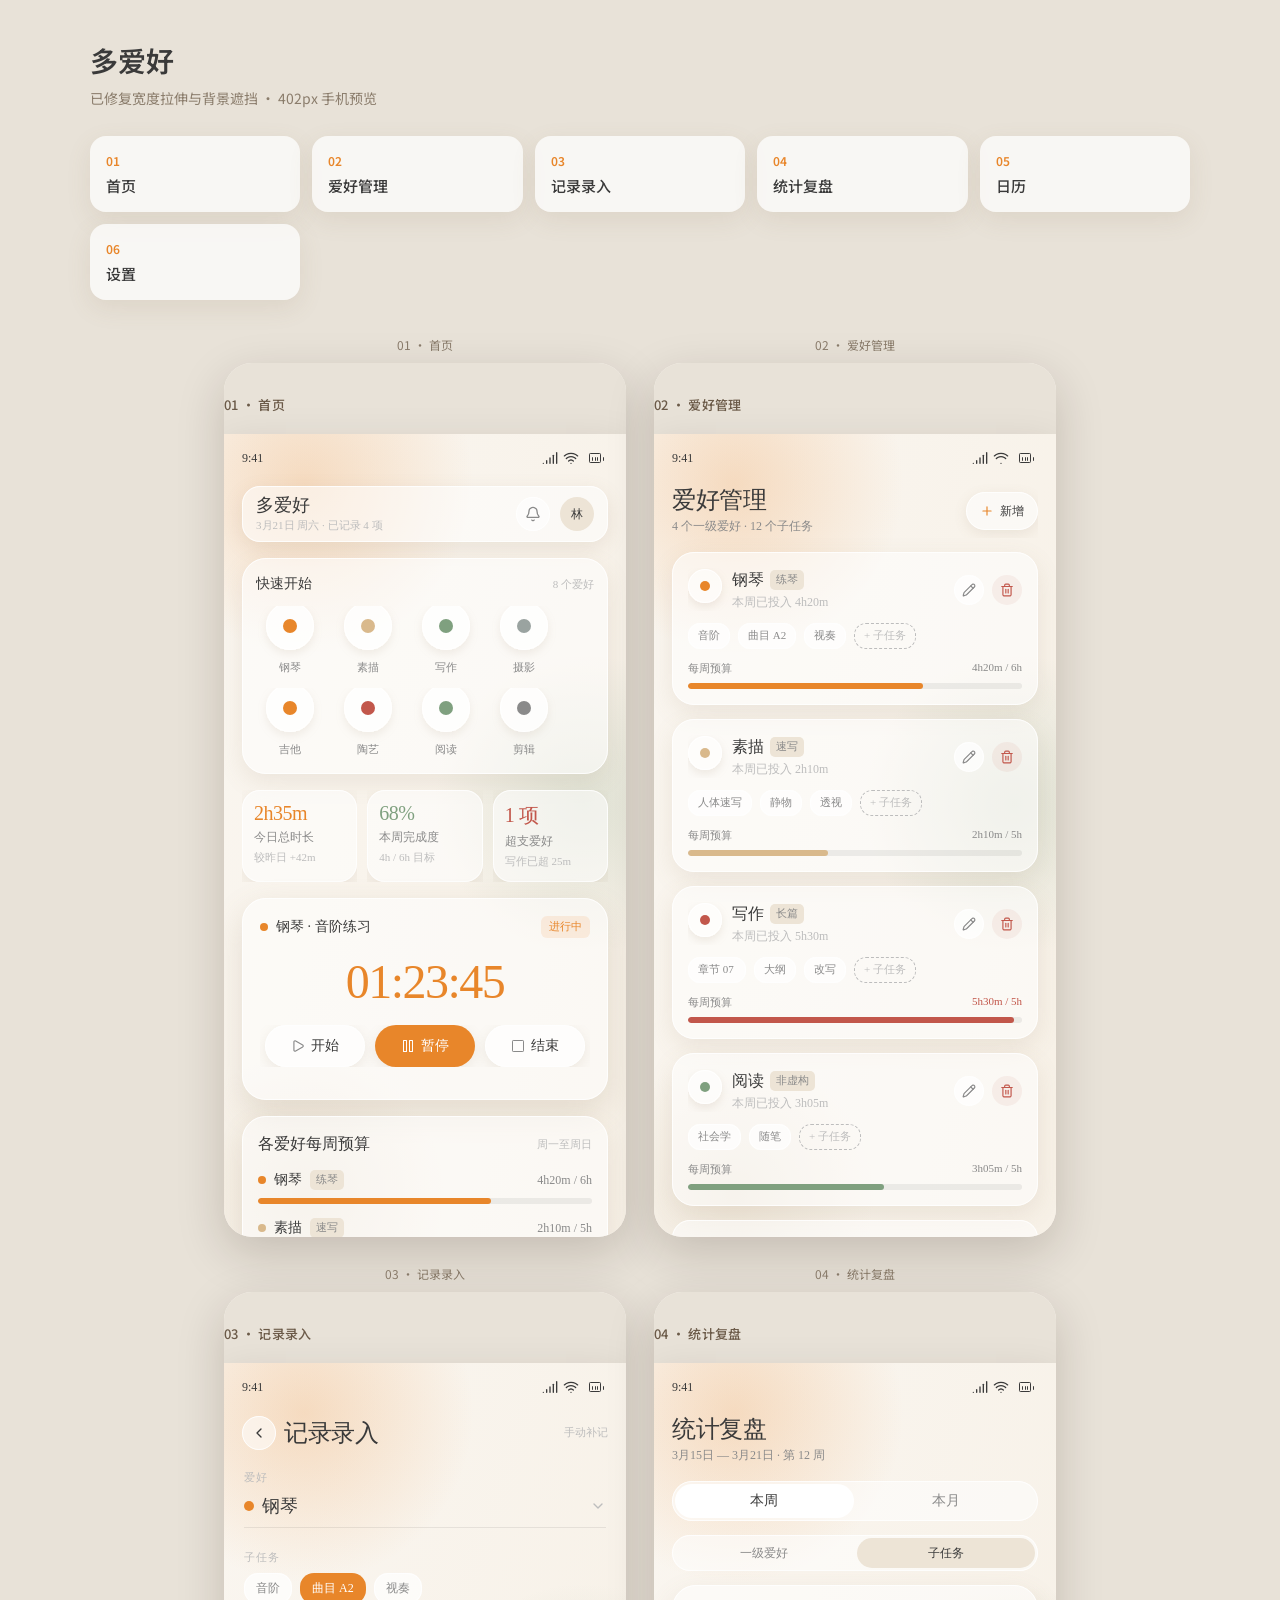
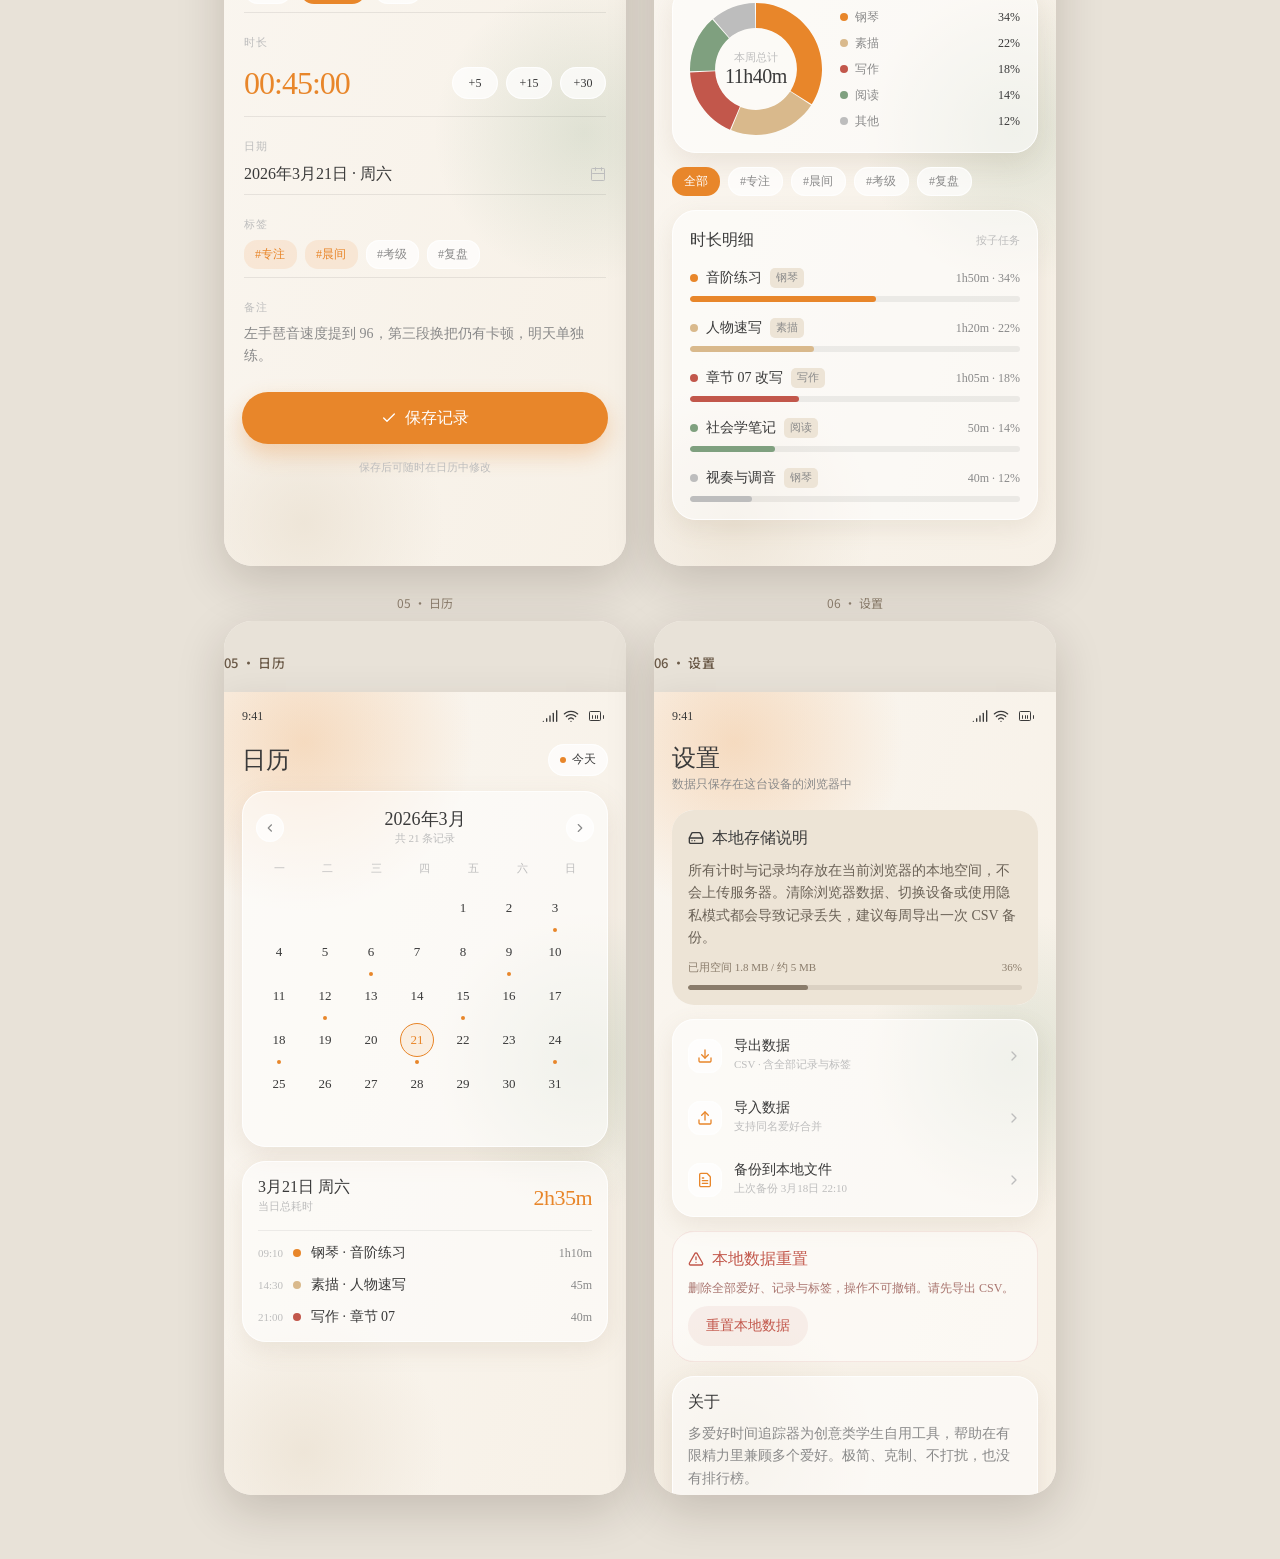
<file: index.html>
<!DOCTYPE html>
<html lang="zh-CN">
<head>
  <meta charset="UTF-8" />
  <meta name="viewport" content="width=device-width, initial-scale=1.0" />
  <title>多爱好 · 页面预览</title>
  <link rel="stylesheet" href="css/font.css" />
  <style>
    :root { --bg:#e8e2d8; --ink:#3a3a3a; --muted:#8a7c6b; --accent:#e8862a; }
    * { box-sizing:border-box; margin:0; padding:0; }
    body { min-height:100vh; background:var(--bg); font-family:'Noto Sans SC',sans-serif; color:var(--ink); padding:40px 24px 64px; }
    .wrap { max-width:1100px; margin:0 auto; }
    h1 { font-size:28px; font-weight:600; }
    p.sub { margin-top:8px; color:var(--muted); font-size:14px; }
    .grid { margin-top:28px; display:grid; grid-template-columns:repeat(auto-fill,minmax(180px,1fr)); gap:12px; }
    .card { display:flex; flex-direction:column; gap:6px; padding:16px; border-radius:16px; background:rgba(255,255,255,.72); text-decoration:none; color:inherit; box-shadow:0 8px 24px rgba(140,115,85,.12); }
    .num { font-size:12px; color:var(--accent); font-weight:600; }
    .name { font-size:15px; font-weight:500; }
    .phones { margin-top:36px; display:flex; flex-wrap:wrap; gap:28px; justify-content:center; }
    .phone-wrap { display:flex; flex-direction:column; gap:10px; align-items:center; }
    .phone-wrap span { font-size:12px; color:var(--muted); }
    iframe { width:402px; height:874px; border:0; border-radius:28px; box-shadow:0 16px 48px rgba(40,24,12,.18); background:#faf6f0; }
  </style>
</head>
<body>
  <div class="wrap">
    <h1>多爱好</h1>
    <p class="sub">已修复宽度拉伸与背景遮挡 · 402px 手机预览</p>
    <div class="grid">
      <a class="card" href="pages/01-home.html"><span class="num">01</span><span class="name">首页</span></a>
      <a class="card" href="pages/02-hobbies.html"><span class="num">02</span><span class="name">爱好管理</span></a>
      <a class="card" href="pages/03-record.html"><span class="num">03</span><span class="name">记录录入</span></a>
      <a class="card" href="pages/04-stats.html"><span class="num">04</span><span class="name">统计复盘</span></a>
      <a class="card" href="pages/05-calendar.html"><span class="num">05</span><span class="name">日历</span></a>
      <a class="card" href="pages/06-settings.html"><span class="num">06</span><span class="name">设置</span></a>
    </div>
    <div class="phones">
      <div class="phone-wrap"><span>01 · 首页</span><iframe src="pages/01-home.html" title="01 · 首页" loading="lazy"></iframe></div>
      <div class="phone-wrap"><span>02 · 爱好管理</span><iframe src="pages/02-hobbies.html" title="02 · 爱好管理" loading="lazy"></iframe></div>
      <div class="phone-wrap"><span>03 · 记录录入</span><iframe src="pages/03-record.html" title="03 · 记录录入" loading="lazy"></iframe></div>
      <div class="phone-wrap"><span>04 · 统计复盘</span><iframe src="pages/04-stats.html" title="04 · 统计复盘" loading="lazy"></iframe></div>
      <div class="phone-wrap"><span>05 · 日历</span><iframe src="pages/05-calendar.html" title="05 · 日历" loading="lazy"></iframe></div>
      <div class="phone-wrap"><span>06 · 设置</span><iframe src="pages/06-settings.html" title="06 · 设置" loading="lazy"></iframe></div>
    </div>
  </div>
</body>
</html>
</file>
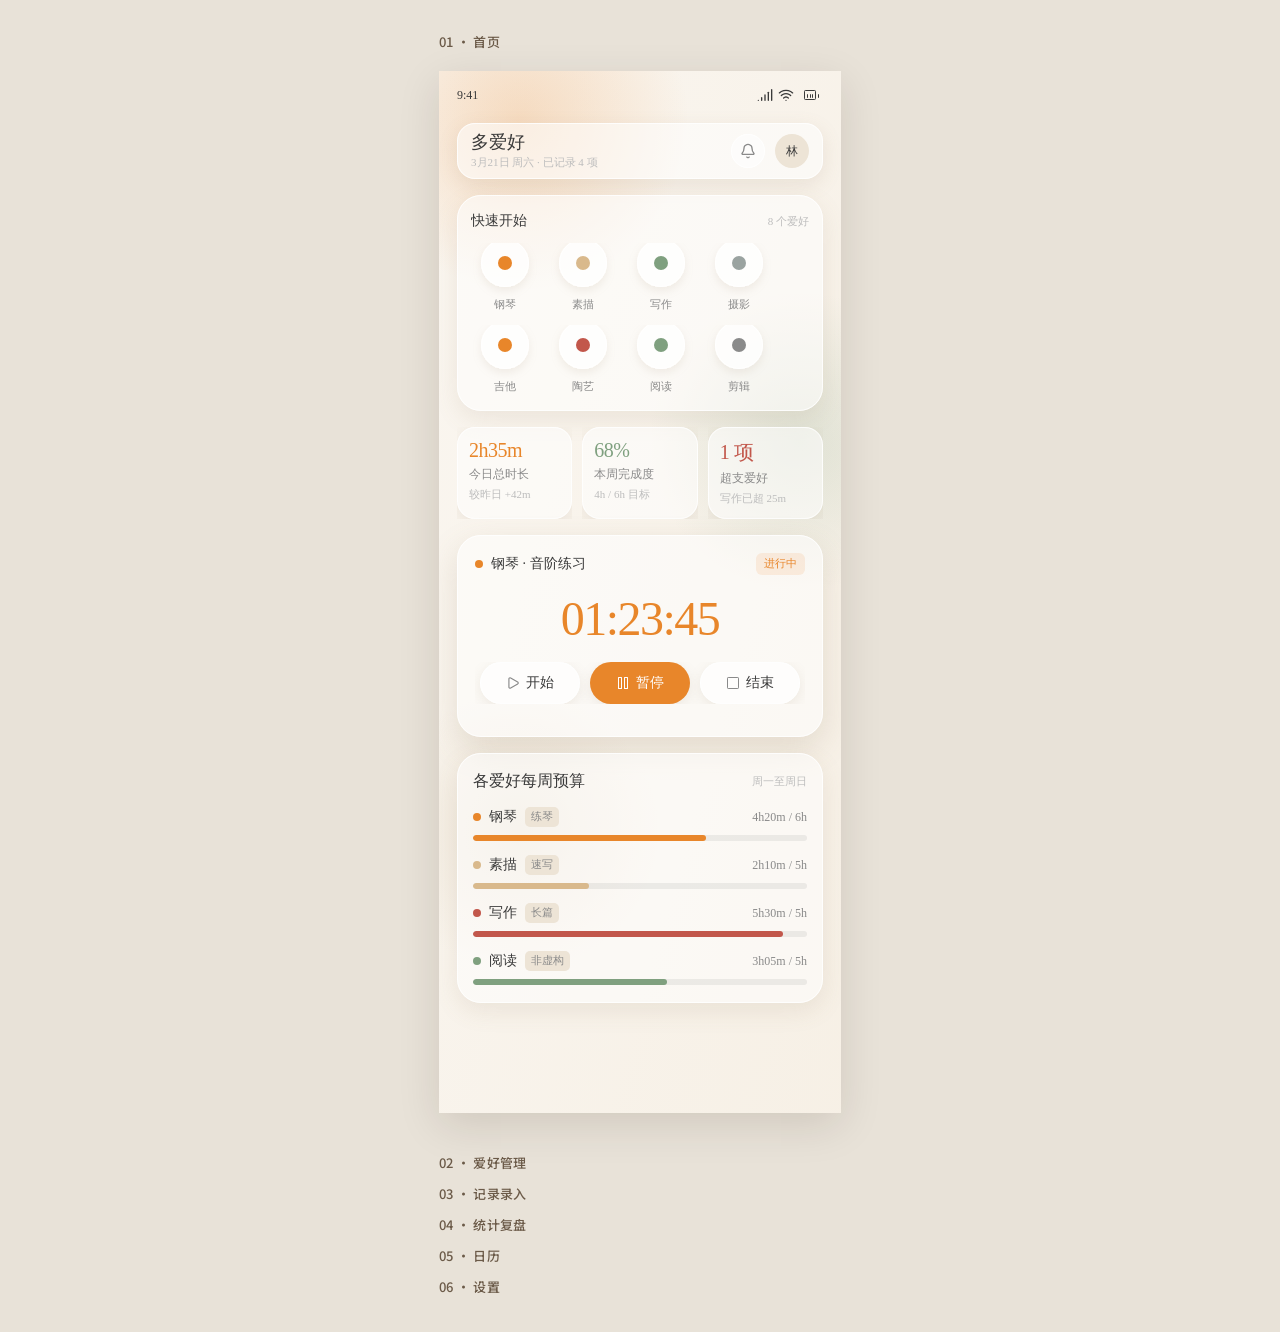
<file: all.html>
<!DOCTYPE html>
<html lang="zh-CN">
<head>
  <meta charset="UTF-8">
  <meta name="viewport" content="width=device-width, initial-scale=1.0">
  <title>Pixso HTML</title>
  <link rel="stylesheet" href="css/font.css">
  <script src="js/animation.js"></script>
  <style>

* {
  box-sizing: border-box;
  margin: 0;
  padding: 0;
}

ol,ul,menu {
  padding-inline-start: 0;
  list-style: none;
}

ol li::marker, ul li::before {
  letter-spacing: 0;
}

html {
  width: 100%;
  height: 100%;
}

body { 
  width: 100%;
  height: 100%;
  margin: 0;
  background-color: white;
}
    
span {
  word-break: break-word;
}

.container {
  width: 100%;
  height: 100%;
}

.scroll-container {
  height: 100%;
  width: 100%;
  overflow: auto;
}

.Pixso-canvas-0_1 {
  width: 402px;
  position: relative;
  flex-shrink: 0;
  display: flex;
  flex-direction: column;
  align-items: center;
  gap: 32px;
  margin: 0 auto;
  padding: 24px 0 48px;
}

.Pixso-frame-2_2 {
  width: 402px;
  position: relative;
  flex-shrink: 0;
}

.Pixso-canvas-0_1,.frame-content-2_7,.frame-content-2_61 {
  height: 100%;
}

.Pixso-frame-2_2,.Pixso-frame-2_192,.Pixso-frame-2_416,.Pixso-frame-2_511,.Pixso-frame-2_685,.Pixso-frame-2_938 {
  width: 402px !important;
  max-width: 402px !important;
  min-width: 402px !important;
  background-color: rgba(250, 246, 240, 1);
  overflow: hidden;
  border-radius: 0;
  box-shadow: 0 12px 40px rgba(40, 24, 12, 0.12);
  flex-shrink: 0;
}

.Pixso-frame-2_2,.frame-content-2_2 {
  display: flex;
  flex-direction: column;
  justify-content: flex-start;
  align-items: flex-start;
  min-height: 874px;
}

.Pixso-frame-2_2 {
  height: 1042px;
  overflow: hidden;
  isolation: isolate;
}

.frame-content-2_2 {
  gap: 16px;
  padding: 12px 18px 24px 18px;
  width: 100%;
  position: relative;
}

.Pixso-rectangle-2_3,.Pixso-vector-2_4,.Pixso-vector-2_5,.Pixso-vector-2_6,.Pixso-vector-2_10,.Pixso-vector-2_16,.Pixso-vector-2_22,.Pixso-vector-2_23,.Pixso-vector-2_24,.Pixso-vector-2_25,.Pixso-vector-2_33,.Pixso-vector-2_66,.Pixso-vector-2_70,.Pixso-vector-2_74,.Pixso-vector-2_78,.Pixso-vector-2_82,.Pixso-vector-2_86,.Pixso-vector-2_90,.Pixso-vector-2_94,.Pixso-vector-2_41,.Pixso-vector-2_48,.Pixso-vector-2_120,.Pixso-vector-2_130,.Pixso-vector-2_140,.Pixso-vector-2_150,.Pixso-vector-2_160,.Pixso-vector-2_165,.Pixso-vector-2_169,.Pixso-vector-2_176,.Pixso-vector-2_177,.Pixso-vector-2_179,.Pixso-vector-2_180,.Pixso-vector-2_181,.Pixso-vector-2_182,.Pixso-vector-2_183,.Pixso-vector-2_184,.Pixso-vector-2_185,.Pixso-vector-2_188,.Pixso-rectangle-2_193,.Pixso-vector-2_194,.Pixso-vector-2_195,.Pixso-vector-2_196,.Pixso-vector-2_200,.Pixso-vector-2_206,.Pixso-vector-2_212,.Pixso-vector-2_213,.Pixso-vector-2_214,.Pixso-vector-2_215,.Pixso-vector-2_222,.Pixso-vector-2_229,.Pixso-vector-2_239,.Pixso-vector-2_243,.Pixso-vector-2_267,.Pixso-vector-2_277,.Pixso-vector-2_281,.Pixso-vector-2_305,.Pixso-vector-2_315,.Pixso-vector-2_319,.Pixso-vector-2_343,.Pixso-vector-2_353,.Pixso-vector-2_357,.Pixso-vector-2_377,.Pixso-vector-2_384,.Pixso-vector-2_389,.Pixso-vector-2_393,.Pixso-vector-2_400,.Pixso-vector-2_401,.Pixso-vector-2_403,.Pixso-vector-2_404,.Pixso-vector-2_405,.Pixso-vector-2_406,.Pixso-vector-2_407,.Pixso-vector-2_408,.Pixso-vector-2_409,.Pixso-vector-2_412,.Pixso-rectangle-2_417,.Pixso-rectangle-2_939,.Pixso-vector-2_418,.Pixso-vector-2_419,.Pixso-vector-2_420,.Pixso-vector-2_424,.Pixso-vector-2_430,.Pixso-vector-2_436,.Pixso-vector-2_437,.Pixso-vector-2_438,.Pixso-vector-2_439,.Pixso-vector-2_444,.Pixso-vector-2_453,.Pixso-vector-2_455,.Pixso-vector-2_457,.Pixso-vector-2_467,.Pixso-vector-2_479,.Pixso-vector-2_485,.Pixso-vector-2_486,.Pixso-vector-2_488,.Pixso-vector-2_489,.Pixso-vector-2_501,.Pixso-vector-2_505,.Pixso-vector-2_507,.Pixso-rectangle-2_512,.Pixso-vector-2_513,.Pixso-vector-2_514,.Pixso-vector-2_515,.Pixso-vector-2_519,.Pixso-vector-2_525,.Pixso-vector-2_531,.Pixso-vector-2_532,.Pixso-vector-2_533,.Pixso-vector-2_534,.Pixso-vector-2_552,.Pixso-vector-2_553,.Pixso-vector-2_554,.Pixso-vector-2_555,.Pixso-vector-2_556,.Pixso-vector-2_562,.Pixso-vector-2_567,.Pixso-vector-2_572,.Pixso-vector-2_577,.Pixso-vector-2_582,.Pixso-vector-2_603,.Pixso-vector-2_613,.Pixso-vector-2_623,.Pixso-vector-2_633,.Pixso-vector-2_643,.Pixso-vector-2_653,.Pixso-vector-2_658,.Pixso-vector-2_662,.Pixso-vector-2_669,.Pixso-vector-2_670,.Pixso-vector-2_672,.Pixso-vector-2_673,.Pixso-vector-2_674,.Pixso-vector-2_675,.Pixso-vector-2_676,.Pixso-vector-2_677,.Pixso-vector-2_678,.Pixso-vector-2_681,.Pixso-rectangle-2_686,.Pixso-vector-2_687,.Pixso-vector-2_688,.Pixso-vector-2_689,.Pixso-vector-2_693,.Pixso-vector-2_699,.Pixso-vector-2_705,.Pixso-vector-2_706,.Pixso-vector-2_707,.Pixso-vector-2_708,.Pixso-vector-2_713,.Pixso-vector-2_718,.Pixso-vector-2_724,.Pixso-vector-2_765,.Pixso-vector-2_777,.Pixso-vector-2_789,.Pixso-vector-2_801,.Pixso-vector-2_813,.Pixso-vector-2_825,.Pixso-vector-2_837,.Pixso-vector-2_849,.Pixso-vector-2_884,.Pixso-vector-2_888,.Pixso-vector-2_894,.Pixso-vector-2_900,.Pixso-vector-2_906,.Pixso-vector-2_911,.Pixso-vector-2_915,.Pixso-vector-2_922,.Pixso-vector-2_923,.Pixso-vector-2_925,.Pixso-vector-2_926,.Pixso-vector-2_927,.Pixso-vector-2_928,.Pixso-vector-2_929,.Pixso-vector-2_930,.Pixso-vector-2_931,.Pixso-vector-2_934,.Pixso-vector-2_940,.Pixso-vector-2_941,.Pixso-vector-2_942,.Pixso-vector-2_946,.Pixso-vector-2_952,.Pixso-vector-2_958,.Pixso-vector-2_959,.Pixso-vector-2_960,.Pixso-vector-2_961,.Pixso-vector-2_968,.Pixso-vector-2_984,.Pixso-vector-2_991,.Pixso-vector-2_996,.Pixso-vector-2_1003,.Pixso-vector-2_1008,.Pixso-vector-2_1017,.Pixso-vector-2_1021,.Pixso-vector-2_1038,.Pixso-vector-2_1043,.Pixso-vector-2_1047,.Pixso-vector-2_1054,.Pixso-vector-2_1055,.Pixso-vector-2_1057,.Pixso-vector-2_1058,.Pixso-vector-2_1059,.Pixso-vector-2_1060,.Pixso-vector-2_1061,.Pixso-vector-2_1062,.Pixso-vector-2_1063,.Pixso-vector-2_1066 {
  background-size: 100% 100%;
  background-repeat: no-repeat;
}

.Pixso-rectangle-2_3,.Pixso-vector-2_4,.Pixso-vector-2_5,.Pixso-vector-2_6 {
  position: absolute;
}

.Pixso-rectangle-2_3,.Pixso-rectangle-2_193,.Pixso-rectangle-2_417,.Pixso-rectangle-2_939,.Pixso-rectangle-2_512,.Pixso-vector-2_552,.Pixso-vector-2_553,.Pixso-vector-2_554,.Pixso-vector-2_555,.Pixso-vector-2_556,.Pixso-rectangle-2_686 {
  left: 0px;
  top: 0px;
}

.Pixso-rectangle-2_3 {
  width: 402px;
  height: 1400px;
  z-index: 1;
  background-image: url("data:image/svg+xml;utf8,%3Csvg%20viewBox%3D'0%200%20402%201400'%20preserveAspectRatio%3D'none'%20xmlns%3D'http%3A%2F%2Fwww.w3.org%2F2000%2Fsvg'%3E%0A%20%20%20%20%20%20%3Cdefs%3E%0A%20%20%20%20%20%20%20%20%3ClinearGradient%20id%3D'grad'%20gradientUnits%3D'objectBoundingBox'%20x1%3D'0'%20y1%3D'0.5'%20x2%3D'1'%20y2%3D'0.5'%20gradientTransform%3D'matrix(1.0000%2C%201.0000%2C%20-1.0000%2C%201.0000%2C%200.5000%2C%20-0.5000)'%3E%0A%20%20%20%20%20%20%20%20%20%20%3Cstop%20stop-color%3D'rgba(250%2C246%2C240%2C1)'%20offset%3D'0'%2F%3E%3Cstop%20stop-color%3D'rgba(246%2C239%2C228%2C1)'%20offset%3D'1'%2F%3E%0A%20%20%20%20%20%20%20%20%3C%2FlinearGradient%3E%0A%20%20%20%20%20%20%3C%2Fdefs%3E%0A%20%20%20%20%20%20%3Crect%20width%3D'100%25'%20height%3D'100%25'%20fill%3D'url(%23grad)'%2F%3E%0A%20%20%20%20%3C%2Fsvg%3E");
  background-position: center;
}

.Pixso-vector-2_4,.Pixso-vector-2_194,.Pixso-vector-2_418,.Pixso-vector-2_513,.Pixso-vector-2_687,.Pixso-vector-2_940 {
  left: -90px;
  top: -120px;
}

.Pixso-vector-2_4 {
  width: 340px;
  height: 340px;
  background-image: url(./image/glow14.svg);
  z-index: 2;
}

.Pixso-vector-2_5,.Pixso-vector-2_195,.Pixso-vector-2_419,.Pixso-vector-2_514,.Pixso-vector-2_688,.Pixso-vector-2_941 {
  left: 210px;
  top: 220px;
}

.Pixso-vector-2_5 {
  width: 300px;
  height: 300px;
  background-image: url(./image/glow24.svg);
  z-index: 3;
}

.Pixso-vector-2_6,.Pixso-vector-2_196,.Pixso-vector-2_420,.Pixso-vector-2_515,.Pixso-vector-2_689,.Pixso-vector-2_942 {
  left: -60px;
  top: 620px;
}

.Pixso-vector-2_6 {
  width: 280px;
  height: 280px;
  background-image: url(./image/glow34.svg);
  z-index: 4;
}

.Pixso-frame-2_7,.frame-content-2_7,.frame-content-2_61 {
  width: 100%;
  position: relative;
  display: flex;
  flex-direction: row;
  justify-content: space-between;
  align-items: center;
}

.Pixso-frame-2_7 {
  height: 24px;
  overflow: hidden;
  flex-shrink: 0;
  z-index: 5;
}

.Pixso-paragraph-2_8,.Pixso-paragraph-2_37,.Pixso-paragraph-2_29,.Pixso-paragraph-2_30,.Pixso-paragraph-2_63,.Pixso-paragraph-2_62,.Pixso-paragraph-2_68,.Pixso-paragraph-2_72,.Pixso-paragraph-2_76,.Pixso-paragraph-2_80,.Pixso-paragraph-2_84,.Pixso-paragraph-2_88,.Pixso-paragraph-2_92,.Pixso-paragraph-2_96,.Pixso-paragraph-2_123,.Pixso-paragraph-2_133,.Pixso-paragraph-2_143,.Pixso-paragraph-2_153,.Pixso-paragraph-2_167,.Pixso-paragraph-2_173,.Pixso-paragraph-2_186,.Pixso-paragraph-2_191,.Pixso-paragraph-2_100,.Pixso-paragraph-2_101,.Pixso-paragraph-2_106,.Pixso-paragraph-2_111,.Pixso-paragraph-2_102,.Pixso-paragraph-2_107,.Pixso-paragraph-2_112,.Pixso-paragraph-2_105,.Pixso-paragraph-2_110,.Pixso-paragraph-2_42,.Pixso-paragraph-2_50,.Pixso-paragraph-2_59,.Pixso-paragraph-2_121,.Pixso-paragraph-2_131,.Pixso-paragraph-2_141,.Pixso-paragraph-2_151,.Pixso-paragraph-2_44,.Pixso-paragraph-2_45,.Pixso-paragraph-2_55,.Pixso-paragraph-2_115,.Pixso-paragraph-2_116,.Pixso-paragraph-2_124,.Pixso-paragraph-2_134,.Pixso-paragraph-2_144,.Pixso-paragraph-2_154,.Pixso-paragraph-2_220,.Pixso-paragraph-2_163,.Pixso-paragraph-2_198,.Pixso-paragraph-2_219,.Pixso-paragraph-2_225,.Pixso-paragraph-2_233,.Pixso-paragraph-2_235,.Pixso-paragraph-2_251,.Pixso-paragraph-2_253,.Pixso-paragraph-2_255,.Pixso-paragraph-2_260,.Pixso-paragraph-2_236,.Pixso-paragraph-2_257,.Pixso-paragraph-2_261,.Pixso-paragraph-2_271,.Pixso-paragraph-2_273,.Pixso-paragraph-2_289,.Pixso-paragraph-2_291,.Pixso-paragraph-2_293,.Pixso-paragraph-2_298,.Pixso-paragraph-2_274,.Pixso-paragraph-2_295,.Pixso-paragraph-2_299,.Pixso-paragraph-2_309,.Pixso-paragraph-2_311,.Pixso-paragraph-2_327,.Pixso-paragraph-2_329,.Pixso-paragraph-2_331,.Pixso-paragraph-2_336,.Pixso-paragraph-2_312,.Pixso-paragraph-2_333,.Pixso-paragraph-2_337,.Pixso-paragraph-2_347,.Pixso-paragraph-2_483,.Pixso-paragraph-2_598,.Pixso-paragraph-2_881,.Pixso-paragraph-2_973,.Pixso-paragraph-2_1030,.Pixso-paragraph-2_349,.Pixso-paragraph-2_365,.Pixso-paragraph-2_367,.Pixso-paragraph-2_372,.Pixso-paragraph-2_387,.Pixso-paragraph-2_397,.Pixso-paragraph-2_410,.Pixso-paragraph-2_415,.Pixso-paragraph-2_606,.Pixso-paragraph-2_616,.Pixso-paragraph-2_626,.Pixso-paragraph-2_636,.Pixso-paragraph-2_646,.Pixso-paragraph-2_656,.Pixso-paragraph-2_660,.Pixso-paragraph-2_679,.Pixso-paragraph-2_684,.Pixso-paragraph-2_909,.Pixso-paragraph-2_913,.Pixso-paragraph-2_919,.Pixso-paragraph-2_937,.Pixso-paragraph-2_1041,.Pixso-paragraph-2_1045,.Pixso-paragraph-2_1051,.Pixso-paragraph-2_1064,.Pixso-paragraph-2_350,.Pixso-paragraph-2_369,.Pixso-paragraph-2_728,.Pixso-paragraph-2_730,.Pixso-paragraph-2_732,.Pixso-paragraph-2_734,.Pixso-paragraph-2_736,.Pixso-paragraph-2_738,.Pixso-paragraph-2_740,.Pixso-paragraph-2_1033,.Pixso-paragraph-2_1034,.Pixso-paragraph-2_373,.Pixso-paragraph-2_380,.Pixso-paragraph-2_604,.Pixso-paragraph-2_614,.Pixso-paragraph-2_624,.Pixso-paragraph-2_634,.Pixso-paragraph-2_644,.Pixso-paragraph-2_989,.Pixso-paragraph-2_1001,.Pixso-paragraph-2_1015,.Pixso-paragraph-2_391,.Pixso-paragraph-2_666,.Pixso-paragraph-2_932,.Pixso-paragraph-2_1069,.Pixso-paragraph-2_422,.Pixso-paragraph-2_517,.Pixso-paragraph-2_548,.Pixso-paragraph-2_691,.Pixso-paragraph-2_944,.Pixso-paragraph-2_446,.Pixso-paragraph-2_537,.Pixso-paragraph-2_711,.Pixso-paragraph-2_964,.Pixso-paragraph-2_447,.Pixso-paragraph-2_599,.Pixso-paragraph-2_722,.Pixso-paragraph-2_882,.Pixso-paragraph-2_887,.Pixso-paragraph-2_893,.Pixso-paragraph-2_899,.Pixso-paragraph-2_990,.Pixso-paragraph-2_1002,.Pixso-paragraph-2_1016,.Pixso-paragraph-2_450,.Pixso-paragraph-2_459,.Pixso-paragraph-2_469,.Pixso-paragraph-2_481,.Pixso-paragraph-2_491,.Pixso-paragraph-2_503,.Pixso-paragraph-2_454,.Pixso-paragraph-2_721,.Pixso-paragraph-2_462,.Pixso-paragraph-2_466,.Pixso-paragraph-2_498,.Pixso-paragraph-2_500,.Pixso-paragraph-2_589,.Pixso-paragraph-2_591,.Pixso-paragraph-2_593,.Pixso-paragraph-2_595,.Pixso-paragraph-2_464,.Pixso-paragraph-2_587,.Pixso-paragraph-2_471,.Pixso-paragraph-2_474,.Pixso-paragraph-2_476,.Pixso-paragraph-2_478,.Pixso-paragraph-2_564,.Pixso-paragraph-2_569,.Pixso-paragraph-2_574,.Pixso-paragraph-2_579,.Pixso-paragraph-2_584,.Pixso-paragraph-2_494,.Pixso-paragraph-2_496,.Pixso-paragraph-2_504,.Pixso-paragraph-2_1031,.Pixso-paragraph-2_509,.Pixso-paragraph-2_510,.Pixso-paragraph-2_538,.Pixso-paragraph-2_546,.Pixso-paragraph-2_563,.Pixso-paragraph-2_568,.Pixso-paragraph-2_573,.Pixso-paragraph-2_578,.Pixso-paragraph-2_583,.Pixso-paragraph-2_607,.Pixso-paragraph-2_617,.Pixso-paragraph-2_627,.Pixso-paragraph-2_637,.Pixso-paragraph-2_647,.Pixso-paragraph-2_890,.Pixso-paragraph-2_896,.Pixso-paragraph-2_902,.Pixso-paragraph-2_965,.Pixso-paragraph-2_541,.Pixso-paragraph-2_543,.Pixso-paragraph-2_557,.Pixso-paragraph-2_558,.Pixso-paragraph-2_714,.Pixso-paragraph-2_756,.Pixso-paragraph-2_760,.Pixso-paragraph-2_764,.Pixso-paragraph-2_768,.Pixso-paragraph-2_772,.Pixso-paragraph-2_776,.Pixso-paragraph-2_780,.Pixso-paragraph-2_784,.Pixso-paragraph-2_788,.Pixso-paragraph-2_792,.Pixso-paragraph-2_796,.Pixso-paragraph-2_800,.Pixso-paragraph-2_804,.Pixso-paragraph-2_808,.Pixso-paragraph-2_812,.Pixso-paragraph-2_816,.Pixso-paragraph-2_820,.Pixso-paragraph-2_824,.Pixso-paragraph-2_828,.Pixso-paragraph-2_832,.Pixso-paragraph-2_840,.Pixso-paragraph-2_844,.Pixso-paragraph-2_848,.Pixso-paragraph-2_852,.Pixso-paragraph-2_856,.Pixso-paragraph-2_860,.Pixso-paragraph-2_864,.Pixso-paragraph-2_868,.Pixso-paragraph-2_872,.Pixso-paragraph-2_876,.Pixso-paragraph-2_836,.Pixso-paragraph-2_883,.Pixso-paragraph-2_889,.Pixso-paragraph-2_895,.Pixso-paragraph-2_901,.Pixso-paragraph-2_974,.Pixso-paragraph-2_976,.Pixso-paragraph-2_977,.Pixso-paragraph-2_1025,.Pixso-paragraph-2_1026,.Pixso-paragraph-2_1028 {
  font-weight: 400;
  text-decoration: none;
  flex-grow: 0;
}

.Pixso-paragraph-2_8,.Pixso-paragraph-2_37,.Pixso-paragraph-2_29,.Pixso-paragraph-2_30,.Pixso-paragraph-2_63,.Pixso-paragraph-2_62 {
  width: auto;
  height: auto;
}

.Pixso-paragraph-2_8,.Pixso-paragraph-2_37 {
  font-size: 12px;
  font-family: "Noto Sans SC-SemiBold";
  text-align: left;
  letter-spacing: 0px;
  color: rgba(58, 58, 58, 1);
  position: relative;
  flex-shrink: 0;
  white-space: pre;
}

.Pixso-frame-2_9,.frame-content-2_9 {
  position: relative;
  display: flex;
  flex-direction: row;
  justify-content: flex-start;
  align-items: center;
}

.Pixso-frame-2_9 {
  width: 66px;
  height: 16px;
  overflow: hidden;
  flex-shrink: 0;
}

.frame-content-2_9 {
  gap: 5px;
  width: 100%;
  height: 100%;
}

.Pixso-vector-2_10,.Pixso-vector-2_16 {
  width: 16px;
  height: 16px;
  position: relative;
  flex-shrink: 0;
}

.Pixso-vector-2_10 {
  background-image: url(./image/signal4.svg);
}

.Pixso-vector-2_16 {
  background-image: url(./image/wifi4.svg);
}

.Pixso-frame-2_21 {
  width: 24px;
  height: 16px;
  position: relative;
  flex-shrink: 0;
}

.Pixso-vector-2_22,.Pixso-vector-2_23,.Pixso-vector-2_24,.Pixso-vector-2_25 {
  height: 25%;
  position: absolute;
  top: 41.67%;
  bottom: 33.33%;
}

.Pixso-vector-2_22,.Pixso-vector-2_212,.Pixso-vector-2_436,.Pixso-vector-2_531,.Pixso-vector-2_705,.Pixso-vector-2_958 {
  left: 44.44%;
  right: 50%;
}

.Pixso-vector-2_22 {
  width: 5.56%;
  background-image: url(./image/Vector_2_22.svg);
}

.Pixso-vector-2_23,.Pixso-vector-2_213,.Pixso-vector-2_437,.Pixso-vector-2_532,.Pixso-vector-2_706,.Pixso-vector-2_959 {
  left: 55.56%;
  right: 38.89%;
}

.Pixso-vector-2_23 {
  width: 5.55%;
  background-image: url(./image/Vector_2_23.svg);
}

.Pixso-vector-2_24,.Pixso-vector-2_214,.Pixso-vector-2_438,.Pixso-vector-2_533,.Pixso-vector-2_707,.Pixso-vector-2_960 {
  left: 77.78%;
  right: 16.67%;
}

.Pixso-vector-2_24 {
  width: 5.55%;
  background-image: url(./image/Vector_2_24.svg);
}

.Pixso-vector-2_25 {
  width: 5.56%;
  background-image: url(./image/Vector_2_25.svg);
  left: 33.33%;
  right: 61.11%;
}

.Pixso-rectangle-2_26 {
  width: 100%;
  height: 100%;
  position: relative;
  border-radius: 1.333333px 1.333333px 1.333333px 1.333333px;
  z-index: 0;
}

.stroke-wrapper-2_26,.stroke-wrapper-2_216,.stroke-wrapper-2_440,.stroke-wrapper-2_535,.stroke-wrapper-2_709,.stroke-wrapper-2_962 {
  left: 22.22%;
  top: 25%;
  right: 33.33%;
  bottom: 25%;
}

.stroke-wrapper-2_26 {
  position: absolute;
  isolation: isolate;
  width: 44.45%;
  height: 50%;
}

.stroke-2_26,.stroke-2_216,.stroke-2_440,.stroke-2_535,.stroke-2_709,.stroke-2_962,.stroke-2_487 {
  inset: -0.6666665px -0.6666665px -0.6666665px -0.6666665px;
  border-width: 1.333333px 1.333333px 1.333333px 1.333333px;
}

.stroke-2_26,.stroke-2_27,.stroke-2_32,.stroke-2_60,.stroke-2_99,.stroke-2_104,.stroke-2_109,.stroke-2_38,.stroke-2_113,.stroke-2_47,.stroke-2_56,.stroke-2_53,.stroke-2_54,.stroke-2_58,.stroke-2_158,.stroke-2_226,.stroke-2_178,.stroke-2_216,.stroke-2_221,.stroke-2_238,.stroke-2_250,.stroke-2_252,.stroke-2_254,.stroke-2_256,.stroke-2_264,.stroke-2_276,.stroke-2_288,.stroke-2_290,.stroke-2_292,.stroke-2_294,.stroke-2_302,.stroke-2_314,.stroke-2_326,.stroke-2_328,.stroke-2_330,.stroke-2_332,.stroke-2_340,.stroke-2_352,.stroke-2_364,.stroke-2_366,.stroke-2_983,.stroke-2_995,.stroke-2_1007,.stroke-2_368,.stroke-2_376,.stroke-2_544,.stroke-2_382,.stroke-2_651,.stroke-2_904,.stroke-2_980,.stroke-2_1029,.stroke-2_1036,.stroke-2_402,.stroke-2_671,.stroke-2_1056,.stroke-2_440,.stroke-2_535,.stroke-2_709,.stroke-2_962,.stroke-2_443,.stroke-2_461,.stroke-2_465,.stroke-2_588,.stroke-2_590,.stroke-2_592,.stroke-2_594,.stroke-2_717,.stroke-2_723,.stroke-2_473,.stroke-2_475,.stroke-2_477,.stroke-2_712,.stroke-2_487,.stroke-2_497,.stroke-2_499,.stroke-2_539,.stroke-2_549,.stroke-2_596,.stroke-2_715,.stroke-2_878,.stroke-2_835,.stroke-2_924,.stroke-2_966,.stroke-2_1019 {
  pointer-events: none;
  box-sizing: border-box;
}

.stroke-2_26 {
  position: absolute;
  border-radius: 1.333333px 1.333333px 1.333333px 1.333333px;
  z-index: 1;
  border-style: solid;
  border-color: rgba(58, 58, 58, 1);
}

.Pixso-frame-2_27,.frame-content-2_27 {
  width: 100%;
  height: 100%;
  position: relative;
  display: flex;
  flex-direction: row;
  justify-content: space-between;
  align-items: center;
}

.Pixso-frame-2_27 {
  overflow: hidden;
  flex-shrink: 0;
  z-index: 1;
  border-radius: 18px 18px 18px 18px;
  box-shadow: 0px 6px 20px 0px rgba(140, 115, 85, 0.133333) ;
  background-color: rgba(255, 255, 255, 0.54902);
}

.frame-content-2_27 {
  padding: 0px 14px 0px 14px;
}

.stroke-wrapper-2_27 {
  position: relative;
  isolation: isolate;
  width: 100%;
  height: 56px;
  display: flex;
  flex-shrink: 0;
}

.stroke-2_27 {
  position: absolute;
  inset: 0px;
  border-radius: 18px 18px 18px 18px;
  z-index: 0;
  border-width: 1px 1px 1px 1px;
  border-style: solid;
  border-color: rgba(255, 255, 255, 0.85098);
}

.Pixso-frame-2_28,.frame-content-2_28 {
  position: relative;
  display: flex;
  flex-direction: column;
  justify-content: flex-start;
  align-items: flex-start;
}

.Pixso-frame-2_28 {
  width: 136px;
  height: 43px;
  overflow: hidden;
  flex-shrink: 0;
}

.frame-content-2_28 {
  gap: 1px;
  width: 100%;
  height: 100%;
}

.Pixso-paragraph-2_29,.Pixso-paragraph-2_30,.Pixso-paragraph-2_63 {
  text-align: left;
  letter-spacing: 0px;
  position: relative;
  flex-shrink: 0;
  white-space: pre;
}

.Pixso-paragraph-2_29 {
  font-size: 18px;
  font-family: "Noto Sans SC-SemiBold";
  color: rgba(58, 58, 58, 1);
}

.Pixso-paragraph-2_30,.Pixso-paragraph-2_63,.Pixso-paragraph-2_116 {
  font-size: 11px;
  font-family: "Noto Sans SC-Regular";
  color: rgba(189, 189, 189, 1);
}

.Pixso-frame-2_31,.frame-content-2_31,.Pixso-frame-2_32,.frame-content-2_32,.frame-content-2_36 {
  position: relative;
  display: flex;
  align-items: center;
}

.Pixso-frame-2_31,.frame-content-2_31 {
  flex-direction: row;
  justify-content: flex-start;
}

.Pixso-frame-2_31 {
  width: 78px;
  height: 34px;
  overflow: hidden;
  flex-shrink: 0;
}

.frame-content-2_31 {
  gap: 10px;
  width: 100%;
  height: 100%;
}

.Pixso-frame-2_32,.frame-content-2_32,.frame-content-2_36 {
  width: 100%;
  height: 100%;
  flex-direction: column;
  justify-content: center;
}

.Pixso-frame-2_32 {
  overflow: hidden;
  flex-shrink: 0;
  border-radius: 17px 17px 17px 17px;
  z-index: 1;
  background-color: rgba(255, 255, 255, 0.54902);
}

.stroke-wrapper-2_32 {
  position: relative;
  isolation: isolate;
  width: 34px;
  height: 34px;
  display: flex;
  flex-shrink: 0;
}

.stroke-2_32 {
  position: absolute;
  inset: 0px;
  border-radius: 17px 17px 17px 17px;
  z-index: 0;
  border-width: 1px 1px 1px 1px;
  border-style: solid;
  border-color: rgba(255, 255, 255, 0.85098);
}

.Pixso-vector-2_33,.Pixso-frame-2_36,.Pixso-frame-2_60,.Pixso-frame-2_61,.Pixso-paragraph-2_62,.Pixso-frame-2_64 {
  position: relative;
  flex-shrink: 0;
}

.Pixso-vector-2_33 {
  width: 16px;
  height: 16px;
  background-image: url(./image/bell.svg);
}

.Pixso-frame-2_36,.Pixso-frame-2_60 {
  overflow: hidden;
  display: flex;
  flex-direction: column;
}

.Pixso-frame-2_36 {
  width: 34px;
  height: 34px;
  justify-content: center;
  align-items: center;
  border-radius: 17px 17px 17px 17px;
  background-color: rgba(237, 228, 214, 1);
}

.Pixso-frame-2_60 {
  width: 100%;
  height: 100%;
  z-index: 1;
  justify-content: flex-start;
  align-items: flex-start;
  border-radius: 24px 24px 24px 24px;
  box-shadow: 0px 8px 24px 0px rgba(140, 115, 85, 0.121569) ;
  background-color: rgba(255, 255, 255, 0.54902);
}

.frame-content-2_60,.stroke-wrapper-2_60 {
  display: flex;
  width: 100%;
  position: relative;
}

.frame-content-2_60 {
  flex-direction: column;
  gap: 12px;
  align-items: flex-start;
  justify-content: flex-start;
  padding: 16px 14px 16px 14px;
  height: 100%;
}

.stroke-wrapper-2_60 {
  isolation: isolate;
  height: 216px;
  flex-shrink: 0;
}

.stroke-2_60 {
  position: absolute;
  inset: 0px;
  border-radius: 24px 24px 24px 24px;
  z-index: 0;
  border-width: 1px 1px 1px 1px;
  border-style: solid;
  border-color: rgba(255, 255, 255, 0.85098);
}

.Pixso-frame-2_61 {
  width: 100%;
  height: 20px;
  overflow: hidden;
  display: flex;
  flex-direction: row;
  justify-content: space-between;
  align-items: center;
}

.Pixso-paragraph-2_62 {
  font-size: 14px;
  font-family: "Noto Sans SC-Medium";
  text-align: left;
  letter-spacing: 0px;
  color: rgba(58, 58, 58, 1);
  white-space: pre;
}

.Pixso-frame-2_64 {
  width: 100%;
  height: 152px;
  overflow: hidden;
  display: flex;
  flex-direction: row;
  justify-content: flex-start;
  align-items: flex-start;
}

.frame-content-2_64,.Pixso-frame-2_65,.frame-content-2_65 {
  display: flex;
  justify-content: flex-start;
  position: relative;
}

.frame-content-2_64,.frame-content-2_249,.frame-content-2_287,.frame-content-2_325,.frame-content-2_363,.frame-content-2_460,.frame-content-2_492,.frame-content-2_585,.frame-content-2_741 {
  flex-wrap: wrap;
  align-content: flex-start;
}

.frame-content-2_64 {
  flex-direction: row;
  gap: 12px 10px;
  align-items: flex-start;
  width: 100%;
  height: 100%;
}

.Pixso-frame-2_65,.frame-content-2_65 {
  flex-direction: column;
  align-items: center;
}

.Pixso-frame-2_65 {
  width: 68px;
  height: 70px;
  overflow: hidden;
  flex-shrink: 0;
}

.frame-content-2_65 {
  gap: 6px;
  width: 100%;
  height: 100%;
}

.Pixso-vector-2_66 {
  position: absolute;
  inset: -25% -25% -25% -25% ;
  background-image: url(./image/Frame_2_66.svg);
}

.vector-wrapper-2_66,.Pixso-paragraph-2_68,.Pixso-frame-2_69 {
  position: relative;
  flex-shrink: 0;
}

.vector-wrapper-2_66 {
  display: flex;
  flex-direction: column;
  justify-content: center;
  align-items: center;
  width: 48px;
  height: 48px;
}

.Pixso-paragraph-2_68 {
  font-size: 11px;
  font-family: "Noto Sans SC-Medium";
  text-align: left;
  letter-spacing: 0px;
  color: rgba(138, 138, 138, 1);
  width: auto;
  height: auto;
  white-space: pre;
}

.Pixso-frame-2_69,.frame-content-2_69 {
  display: flex;
  flex-direction: column;
  justify-content: flex-start;
  align-items: center;
}

.Pixso-frame-2_69 {
  width: 68px;
  height: 70px;
  overflow: hidden;
}

.frame-content-2_69 {
  gap: 6px;
  width: 100%;
  height: 100%;
  position: relative;
}

.Pixso-vector-2_70 {
  position: absolute;
  inset: -25% -25% -25% -25% ;
  background-image: url(./image/Frame_2_70.svg);
}

.vector-wrapper-2_70,.Pixso-paragraph-2_72,.Pixso-frame-2_73 {
  position: relative;
  flex-shrink: 0;
}

.vector-wrapper-2_70 {
  display: flex;
  flex-direction: column;
  justify-content: center;
  align-items: center;
  width: 48px;
  height: 48px;
}

.Pixso-paragraph-2_72 {
  font-size: 11px;
  font-family: "Noto Sans SC-Medium";
  text-align: left;
  letter-spacing: 0px;
  color: rgba(138, 138, 138, 1);
  width: auto;
  height: auto;
  white-space: pre;
}

.Pixso-frame-2_73,.frame-content-2_73 {
  display: flex;
  flex-direction: column;
  justify-content: flex-start;
  align-items: center;
}

.Pixso-frame-2_73 {
  width: 68px;
  height: 70px;
  overflow: hidden;
}

.frame-content-2_73 {
  gap: 6px;
  width: 100%;
  height: 100%;
  position: relative;
}

.Pixso-vector-2_74 {
  position: absolute;
  inset: -25% -25% -25% -25% ;
  background-image: url(./image/Frame_2_74.svg);
}

.vector-wrapper-2_74,.Pixso-paragraph-2_76,.Pixso-frame-2_77 {
  position: relative;
  flex-shrink: 0;
}

.vector-wrapper-2_74 {
  display: flex;
  flex-direction: column;
  justify-content: center;
  align-items: center;
  width: 48px;
  height: 48px;
}

.Pixso-paragraph-2_76 {
  font-size: 11px;
  font-family: "Noto Sans SC-Medium";
  text-align: left;
  letter-spacing: 0px;
  color: rgba(138, 138, 138, 1);
  width: auto;
  height: auto;
  white-space: pre;
}

.Pixso-frame-2_77,.frame-content-2_77 {
  display: flex;
  flex-direction: column;
  justify-content: flex-start;
  align-items: center;
}

.Pixso-frame-2_77 {
  width: 68px;
  height: 70px;
  overflow: hidden;
}

.frame-content-2_77 {
  gap: 6px;
  width: 100%;
  height: 100%;
  position: relative;
}

.Pixso-vector-2_78 {
  position: absolute;
  inset: -25% -25% -25% -25% ;
  background-image: url(./image/Frame_2_78.svg);
}

.vector-wrapper-2_78,.Pixso-paragraph-2_80,.Pixso-frame-2_81 {
  position: relative;
  flex-shrink: 0;
}

.vector-wrapper-2_78 {
  display: flex;
  flex-direction: column;
  justify-content: center;
  align-items: center;
  width: 48px;
  height: 48px;
}

.Pixso-paragraph-2_80 {
  font-size: 11px;
  font-family: "Noto Sans SC-Medium";
  text-align: left;
  letter-spacing: 0px;
  color: rgba(138, 138, 138, 1);
  width: auto;
  height: auto;
  white-space: pre;
}

.Pixso-frame-2_81,.frame-content-2_81 {
  display: flex;
  flex-direction: column;
  justify-content: flex-start;
  align-items: center;
}

.Pixso-frame-2_81 {
  width: 68px;
  height: 70px;
  overflow: hidden;
}

.frame-content-2_81 {
  gap: 6px;
  width: 100%;
  height: 100%;
  position: relative;
}

.Pixso-vector-2_82 {
  position: absolute;
  inset: -25% -25% -25% -25% ;
  background-image: url(./image/Frame_2_82.svg);
}

.vector-wrapper-2_82,.Pixso-paragraph-2_84,.Pixso-frame-2_85 {
  position: relative;
  flex-shrink: 0;
}

.vector-wrapper-2_82 {
  display: flex;
  flex-direction: column;
  justify-content: center;
  align-items: center;
  width: 48px;
  height: 48px;
}

.Pixso-paragraph-2_84 {
  font-size: 11px;
  font-family: "Noto Sans SC-Medium";
  text-align: left;
  letter-spacing: 0px;
  color: rgba(138, 138, 138, 1);
  width: auto;
  height: auto;
  white-space: pre;
}

.Pixso-frame-2_85,.frame-content-2_85 {
  display: flex;
  flex-direction: column;
  justify-content: flex-start;
  align-items: center;
}

.Pixso-frame-2_85 {
  width: 68px;
  height: 70px;
  overflow: hidden;
}

.frame-content-2_85 {
  gap: 6px;
  width: 100%;
  height: 100%;
  position: relative;
}

.Pixso-vector-2_86 {
  position: absolute;
  inset: -25% -25% -25% -25% ;
  background-image: url(./image/Frame_2_86.svg);
}

.vector-wrapper-2_86,.Pixso-paragraph-2_88,.Pixso-frame-2_89 {
  position: relative;
  flex-shrink: 0;
}

.vector-wrapper-2_86 {
  display: flex;
  flex-direction: column;
  justify-content: center;
  align-items: center;
  width: 48px;
  height: 48px;
}

.Pixso-paragraph-2_88 {
  font-size: 11px;
  font-family: "Noto Sans SC-Medium";
  text-align: left;
  letter-spacing: 0px;
  color: rgba(138, 138, 138, 1);
  width: auto;
  height: auto;
  white-space: pre;
}

.Pixso-frame-2_89,.frame-content-2_89 {
  display: flex;
  flex-direction: column;
  justify-content: flex-start;
  align-items: center;
}

.Pixso-frame-2_89 {
  width: 68px;
  height: 70px;
  overflow: hidden;
}

.frame-content-2_89 {
  gap: 6px;
  width: 100%;
  height: 100%;
  position: relative;
}

.Pixso-vector-2_90 {
  position: absolute;
  inset: -25% -25% -25% -25% ;
  background-image: url(./image/Frame_2_90.svg);
}

.vector-wrapper-2_90,.Pixso-paragraph-2_92,.Pixso-frame-2_93 {
  position: relative;
  flex-shrink: 0;
}

.vector-wrapper-2_90 {
  display: flex;
  flex-direction: column;
  justify-content: center;
  align-items: center;
  width: 48px;
  height: 48px;
}

.Pixso-paragraph-2_92 {
  font-size: 11px;
  font-family: "Noto Sans SC-Medium";
  text-align: left;
  letter-spacing: 0px;
  color: rgba(138, 138, 138, 1);
  width: auto;
  height: auto;
  white-space: pre;
}

.Pixso-frame-2_93,.frame-content-2_93 {
  display: flex;
  flex-direction: column;
  justify-content: flex-start;
  align-items: center;
}

.Pixso-frame-2_93 {
  width: 68px;
  height: 70px;
  overflow: hidden;
}

.frame-content-2_93 {
  gap: 6px;
  width: 100%;
  height: 100%;
  position: relative;
}

.Pixso-vector-2_94 {
  position: absolute;
  inset: -25% -25% -25% -25% ;
  background-image: url(./image/Frame_2_94.svg);
}

.vector-wrapper-2_94 {
  position: relative;
  flex-shrink: 0;
  display: flex;
  flex-direction: column;
  justify-content: center;
  align-items: center;
  width: 48px;
  height: 48px;
}

.Pixso-paragraph-2_96,.Pixso-paragraph-2_123,.Pixso-paragraph-2_133,.Pixso-paragraph-2_143,.Pixso-paragraph-2_153,.Pixso-paragraph-2_167,.Pixso-paragraph-2_173,.Pixso-paragraph-2_186,.Pixso-paragraph-2_191 {
  font-size: 11px;
  font-family: "Noto Sans SC-Medium";
  text-align: left;
  letter-spacing: 0px;
  color: rgba(138, 138, 138, 1);
  width: auto;
  height: auto;
  position: relative;
  flex-shrink: 0;
  white-space: pre;
}

.Pixso-frame-2_97,.frame-content-2_97,.Pixso-frame-2_98,.Pixso-frame-2_103,.Pixso-frame-2_108,.frame-content-2_98,.frame-content-2_103,.frame-content-2_108,.Pixso-frame-2_99,.Pixso-frame-2_104,.Pixso-frame-2_109,.frame-content-2_99,.frame-content-2_104,.frame-content-2_109 {
  width: 100%;
  position: relative;
  display: flex;
  justify-content: flex-start;
  align-items: flex-start;
}

.Pixso-frame-2_97 {
  height: 92px;
  overflow: hidden;
  flex-shrink: 0;
  z-index: 8;
  flex-direction: row;
}

.frame-content-2_97 {
  flex-direction: row;
  gap: 10px;
  height: 100%;
}

.Pixso-frame-2_98,.Pixso-frame-2_103,.Pixso-frame-2_108 {
  height: 92px;
  overflow: hidden;
  flex-shrink: 1;
  flex-direction: column;
  min-width: 0;
  flex-grow: 1;
  flex-basis: 0;
}

.frame-content-2_98,.frame-content-2_103,.frame-content-2_108 {
  flex-direction: column;
  min-width: 0;
  height: 100%;
}

.Pixso-frame-2_99,.Pixso-frame-2_104,.Pixso-frame-2_109 {
  height: 100%;
  overflow: hidden;
  flex-shrink: 0;
  flex-direction: column;
  border-radius: 18px 18px 18px 18px;
  z-index: 1;
  box-shadow: 0px 6px 18px 0px rgba(140, 115, 85, 0.121569) ;
  background-color: rgba(255, 255, 255, 0.54902);
}

.frame-content-2_99,.frame-content-2_104,.frame-content-2_109 {
  flex-direction: column;
  gap: 4px;
  padding: 12px 12px 12px 12px;
  height: 100%;
}

.stroke-wrapper-2_99,.stroke-wrapper-2_104,.stroke-wrapper-2_109 {
  position: relative;
  isolation: isolate;
  width: 100%;
  height: 92px;
  display: flex;
  flex-shrink: 0;
}

.stroke-2_99,.stroke-2_104,.stroke-2_109 {
  position: absolute;
  inset: 0px;
  border-radius: 18px 18px 18px 18px;
  z-index: 0;
  border-width: 1px 1px 1px 1px;
  border-style: solid;
  border-color: rgba(255, 255, 255, 0.85098);
}

.Pixso-paragraph-2_100,.Pixso-paragraph-2_101,.Pixso-paragraph-2_106,.Pixso-paragraph-2_111,.Pixso-paragraph-2_102,.Pixso-paragraph-2_107,.Pixso-paragraph-2_112,.Pixso-paragraph-2_105,.Pixso-paragraph-2_110 {
  text-align: left;
  height: auto;
  position: relative;
  flex-shrink: 0;
}

.Pixso-paragraph-2_100 {
  font-size: 20px;
  font-family: "Noto Sans SC-Regular";
  letter-spacing: -0.5px;
  color: rgba(232, 134, 42, 1);
  width: auto;
  white-space: pre;
}

.Pixso-paragraph-2_101,.Pixso-paragraph-2_106,.Pixso-paragraph-2_111 {
  font-size: 12px;
  font-family: "Noto Sans SC-Regular";
  letter-spacing: 0px;
  font-feature-settings: "locl" 0;
  color: rgba(138, 138, 138, 1);
  width: 100%;
}

.Pixso-paragraph-2_102,.Pixso-paragraph-2_107,.Pixso-paragraph-2_112 {
  font-size: 11px;
  font-family: "Noto Sans SC-Medium";
  letter-spacing: 0px;
  font-feature-settings: "locl" 0;
  color: rgba(189, 189, 189, 1);
  width: 100%;
}

.Pixso-paragraph-2_105,.Pixso-paragraph-2_110 {
  font-size: 20px;
  font-family: "Noto Sans SC-Regular";
  letter-spacing: -0.5px;
  width: auto;
  white-space: pre;
}

.Pixso-paragraph-2_105 {
  color: rgba(127, 160, 127, 1);
}

.Pixso-paragraph-2_110 {
  color: rgba(194, 87, 75, 1);
}

.Pixso-frame-2_38,.frame-content-2_38,.Pixso-frame-2_113,.frame-content-2_113 {
  width: 100%;
  height: 100%;
  position: relative;
  display: flex;
  flex-direction: column;
  justify-content: flex-start;
  align-items: flex-start;
}

.Pixso-frame-2_38 {
  overflow: hidden;
  flex-shrink: 0;
  z-index: 1;
  border-radius: 24px 24px 24px 24px;
  box-shadow: 0px 12px 32px 0px rgba(140, 115, 85, 0.180392) ;
  background-color: rgba(255, 255, 255, 0.54902);
}

.frame-content-2_38,.frame-content-2_596 {
  gap: 16px;
  padding: 18px 18px 18px 18px;
}

.stroke-wrapper-2_38 {
  position: relative;
  isolation: isolate;
  width: 100%;
  height: 202px;
  display: flex;
  flex-shrink: 0;
}

.stroke-2_38,.stroke-2_113 {
  position: absolute;
  inset: 0px;
  border-radius: 24px 24px 24px 24px;
  z-index: 0;
  border-width: 1px 1px 1px 1px;
  border-style: solid;
  border-color: rgba(255, 255, 255, 0.85098);
}

.Pixso-frame-2_39 {
  width: 100%;
  height: 22px;
  overflow: hidden;
  position: relative;
  flex-shrink: 0;
  display: flex;
  flex-direction: row;
  justify-content: space-between;
  align-items: center;
}

.frame-content-2_39,.frame-content-2_114,.frame-content-2_118,.frame-content-2_128,.frame-content-2_138,.frame-content-2_148,.frame-content-2_197,.frame-content-2_217,.frame-content-2_227 {
  display: flex;
  flex-direction: row;
  align-items: center;
  justify-content: space-between;
  width: 100%;
  height: 100%;
  position: relative;
}

.Pixso-frame-2_40 {
  width: 121px;
  height: 20px;
  overflow: hidden;
  position: relative;
  flex-shrink: 0;
  display: flex;
  flex-direction: row;
  justify-content: flex-start;
  align-items: center;
}

.frame-content-2_40,.frame-content-2_119,.frame-content-2_129,.frame-content-2_139,.frame-content-2_149 {
  display: flex;
  flex-direction: row;
  gap: 8px;
  align-items: center;
  justify-content: flex-start;
  width: 100%;
  height: 100%;
  position: relative;
}

.Pixso-vector-2_41,.Pixso-vector-2_120,.Pixso-vector-2_130,.Pixso-vector-2_140,.Pixso-vector-2_150 {
  width: 8px;
  height: 8px;
}

.Pixso-vector-2_41 {
  background-image: url(./image/Ellipse_2_41.svg);
  position: relative;
  flex-shrink: 0;
}

.Pixso-paragraph-2_42,.Pixso-paragraph-2_50,.Pixso-paragraph-2_59,.Pixso-paragraph-2_121,.Pixso-paragraph-2_131,.Pixso-paragraph-2_141,.Pixso-paragraph-2_151 {
  font-size: 14px;
  font-family: "Noto Sans SC-Medium";
  text-align: left;
  letter-spacing: 0px;
  color: rgba(58, 58, 58, 1);
  width: auto;
  height: auto;
  position: relative;
  flex-shrink: 0;
  white-space: pre;
}

.Pixso-frame-2_43,.frame-content-2_43,.Pixso-frame-2_125,.Pixso-frame-2_135,.Pixso-frame-2_145,.Pixso-frame-2_155,.frame-content-2_125,.frame-content-2_135,.frame-content-2_145,.frame-content-2_155,.Pixso-frame-2_126 {
  position: relative;
  display: flex;
  flex-direction: row;
  justify-content: flex-start;
  align-items: flex-start;
}

.Pixso-frame-2_43 {
  width: 49px;
  height: 22px;
  overflow: hidden;
  flex-shrink: 0;
  border-radius: 6px 6px 6px 6px;
  background-color: rgba(232, 134, 42, 0.121569);
}

.frame-content-2_43 {
  padding: 3px 8px 3px 8px;
  width: 100%;
  height: 100%;
}

.Pixso-paragraph-2_44,.Pixso-paragraph-2_45 {
  color: rgba(232, 134, 42, 1);
  height: auto;
  position: relative;
  flex-shrink: 0;
}

.Pixso-paragraph-2_44 {
  font-size: 11px;
  font-family: "Noto Sans SC-Medium";
  text-align: left;
  letter-spacing: 0px;
  width: auto;
  white-space: pre;
}

.Pixso-paragraph-2_45 {
  font-size: 48px;
  font-family: "Noto Sans SC-Regular";
  text-align: center;
  letter-spacing: -1.5px;
  font-feature-settings: "locl" 0;
  width: 100%;
}

.Pixso-frame-2_46,.frame-content-2_46,.Pixso-frame-2_47,.Pixso-frame-2_56,.frame-content-2_47,.frame-content-2_51,.frame-content-2_56 {
  width: 100%;
  position: relative;
  display: flex;
  flex-direction: row;
}

.Pixso-frame-2_46,.frame-content-2_46 {
  justify-content: center;
  align-items: flex-start;
}

.Pixso-frame-2_46 {
  height: 42px;
  overflow: hidden;
  flex-shrink: 0;
}

.frame-content-2_46 {
  gap: 10px;
  height: 100%;
}

.Pixso-frame-2_47,.Pixso-frame-2_56 {
  height: 100%;
  overflow: hidden;
  flex-shrink: 0;
  justify-content: flex-start;
  align-items: center;
  border-radius: 21px 21px 21px 21px;
  z-index: 1;
  box-shadow: 0px 4px 14px 0px rgba(140, 115, 85, 0.121569) ;
  background-color: rgba(255, 255, 255, 0.721569);
}

.frame-content-2_47,.frame-content-2_51,.frame-content-2_56 {
  gap: 6px;
  align-items: center;
  justify-content: flex-start;
  padding: 0px 26px 0px 26px;
  height: 100%;
}

.stroke-wrapper-2_47,.stroke-wrapper-2_56 {
  position: relative;
  isolation: isolate;
  width: 100px;
  height: 42px;
  display: flex;
  flex-shrink: 0;
}

.stroke-2_47,.stroke-2_56 {
  position: absolute;
  inset: 0px;
  border-radius: 21px 21px 21px 21px;
  z-index: 0;
  border-width: 1px 1px 1px 1px;
  border-style: solid;
  border-color: rgba(255, 255, 255, 0.85098);
}

.Pixso-vector-2_48,.Pixso-frame-2_51,.Pixso-frame-2_52,.Pixso-frame-2_57,.stroke-wrapper-2_113,.Pixso-frame-2_114,.Pixso-paragraph-2_115,.Pixso-paragraph-2_116,.Pixso-vector-2_130,.Pixso-frame-2_136,.Pixso-vector-2_140,.Pixso-frame-2_146,.Pixso-frame-2_149,.Pixso-vector-2_150,.Pixso-frame-2_152,.Pixso-frame-2_156,.Pixso-rectangle-2_157,.Pixso-vector-2_160,.Pixso-paragraph-2_163,.Pixso-vector-2_165,.Pixso-vector-2_169,.Pixso-frame-2_175,.Pixso-frame-2_197,.Pixso-paragraph-2_198,.Pixso-frame-2_199,.Pixso-vector-2_222,.Pixso-paragraph-2_225,.Pixso-frame-2_226 {
  position: relative;
  flex-shrink: 0;
}

.Pixso-vector-2_48,.Pixso-frame-2_52,.Pixso-frame-2_57,.Pixso-vector-2_222 {
  width: 14px;
  height: 14px;
}

.Pixso-vector-2_48 {
  background-image: url(./image/play.svg);
}

.Pixso-frame-2_51 {
  width: 100px;
  height: 42px;
  overflow: hidden;
  display: flex;
  flex-direction: row;
  justify-content: flex-start;
  align-items: center;
  border-radius: 21px 21px 21px 21px;
  box-shadow: 0px 4px 14px 0px rgba(140, 115, 85, 0.121569) ;
  background-color: rgba(232, 134, 42, 1);
}

.Pixso-rectangle-2_53,.Pixso-rectangle-2_54 {
  width: 100%;
  height: 100%;
  position: relative;
  border-radius: 0.583333px 0.583333px 0.583333px 0.583333px;
  z-index: 0;
}

.stroke-wrapper-2_53,.stroke-wrapper-2_54,.stroke-wrapper-2_58 {
  top: 12.5%;
  bottom: 12.5%;
}

.stroke-wrapper-2_53 {
  position: absolute;
  isolation: isolate;
  left: 58.33%;
  right: 20.83%;
  width: 20.84%;
  height: 75%;
}

.stroke-2_53,.stroke-2_54,.stroke-2_58 {
  inset: -0.5833335px -0.5833335px -0.5833335px -0.5833335px;
  border-width: 1.166667px 1.166667px 1.166667px 1.166667px;
}

.stroke-2_53,.stroke-2_54 {
  position: absolute;
  border-radius: 0.583333px 0.583333px 0.583333px 0.583333px;
  z-index: 1;
  border-style: solid;
  border-color: rgba(255, 255, 255, 1);
}

.stroke-wrapper-2_54 {
  position: absolute;
  isolation: isolate;
  left: 20.83%;
  right: 58.33%;
  width: 20.84%;
  height: 75%;
}

.Pixso-paragraph-2_55 {
  font-size: 14px;
  font-family: "Noto Sans SC-Medium";
  text-align: left;
  letter-spacing: 0px;
  color: rgba(255, 255, 255, 1);
  width: auto;
  height: auto;
  position: relative;
  flex-shrink: 0;
  white-space: pre;
}

.Pixso-rectangle-2_58 {
  width: 100%;
  height: 100%;
  position: relative;
  border-radius: 1.166667px 1.166667px 1.166667px 1.166667px;
  z-index: 0;
}

.stroke-wrapper-2_58,.stroke-wrapper-2_178 {
  position: absolute;
  isolation: isolate;
  left: 12.5%;
  right: 12.5%;
  width: 75%;
  height: 75%;
}

.stroke-2_58 {
  position: absolute;
  border-radius: 1.166667px 1.166667px 1.166667px 1.166667px;
  z-index: 1;
  border-style: solid;
  border-color: rgba(138, 138, 138, 1);
}

.Pixso-frame-2_113 {
  overflow: hidden;
  flex-shrink: 0;
  z-index: 1;
  border-radius: 24px 24px 24px 24px;
  box-shadow: 0px 8px 24px 0px rgba(140, 115, 85, 0.121569) ;
  background-color: rgba(255, 255, 255, 0.54902);
}

.frame-content-2_113 {
  gap: 14px;
  padding: 16px 16px 18px 16px;
}

.stroke-wrapper-2_113 {
  isolation: isolate;
  width: 100%;
  height: 250px;
  display: flex;
}

.Pixso-frame-2_114 {
  width: 100%;
  height: 24px;
  overflow: hidden;
  display: flex;
  flex-direction: row;
  justify-content: space-between;
  align-items: center;
}

.Pixso-paragraph-2_115,.Pixso-paragraph-2_116 {
  text-align: left;
  letter-spacing: 0px;
  width: auto;
  height: auto;
  white-space: pre;
}

.Pixso-paragraph-2_115 {
  font-size: 16px;
  font-family: "Noto Sans SC-Medium";
  color: rgba(58, 58, 58, 1);
}

.Pixso-frame-2_117,.Pixso-frame-2_127,.Pixso-frame-2_137,.Pixso-frame-2_147 {
  width: 100%;
  height: 34px;
  overflow: hidden;
  position: relative;
  flex-shrink: 0;
  display: flex;
  flex-direction: column;
  justify-content: flex-start;
  align-items: flex-start;
}

.frame-content-2_117,.frame-content-2_127,.frame-content-2_137,.frame-content-2_147 {
  display: flex;
  flex-direction: column;
  gap: 8px;
  align-items: flex-start;
  justify-content: flex-start;
  width: 100%;
  height: 100%;
  position: relative;
}

.Pixso-frame-2_118,.Pixso-frame-2_128,.Pixso-frame-2_138,.Pixso-frame-2_148,.Pixso-frame-2_119,.Pixso-frame-2_129,.Pixso-frame-2_139 {
  height: 20px;
  overflow: hidden;
  position: relative;
  flex-shrink: 0;
  display: flex;
  flex-direction: row;
  align-items: center;
}

.Pixso-frame-2_118,.Pixso-frame-2_128,.Pixso-frame-2_138,.Pixso-frame-2_148,.Pixso-frame-2_227 {
  width: 100%;
  justify-content: space-between;
}

.Pixso-frame-2_119,.Pixso-frame-2_129,.Pixso-frame-2_139 {
  width: 86px;
  justify-content: flex-start;
}

.Pixso-vector-2_120 {
  background-image: url(./image/Ellipse_2_120.svg);
  position: relative;
  flex-shrink: 0;
}

.Pixso-frame-2_122,.Pixso-frame-2_132,.Pixso-frame-2_142 {
  width: 34px;
  height: 20px;
  overflow: hidden;
  position: relative;
  flex-shrink: 0;
  display: flex;
  flex-direction: row;
  justify-content: flex-start;
  align-items: flex-start;
  border-radius: 5px 5px 5px 5px;
  background-color: rgba(237, 228, 214, 1);
}

.frame-content-2_122,.frame-content-2_132,.frame-content-2_142,.frame-content-2_152 {
  display: flex;
  flex-direction: row;
  align-items: flex-start;
  justify-content: flex-start;
  padding: 2px 6px 2px 6px;
  width: 100%;
  height: 100%;
  position: relative;
}

.Pixso-paragraph-2_124,.Pixso-paragraph-2_134,.Pixso-paragraph-2_144,.Pixso-paragraph-2_154,.Pixso-paragraph-2_220 {
  font-size: 12px;
  font-family: "Noto Sans SC-Regular";
  text-align: left;
  letter-spacing: 0px;
  color: rgba(138, 138, 138, 1);
  width: auto;
  height: auto;
  position: relative;
  flex-shrink: 0;
  white-space: pre;
}

.Pixso-frame-2_125,.Pixso-frame-2_135,.Pixso-frame-2_145,.Pixso-frame-2_155 {
  width: 100%;
  height: 6px;
  overflow: hidden;
  flex-shrink: 0;
  border-radius: 3px 3px 3px 3px;
  background-color: rgba(58, 58, 58, 0.078431);
}

.frame-content-2_125,.frame-content-2_135,.frame-content-2_145,.frame-content-2_155 {
  width: 100%;
  height: 100%;
}

.Pixso-frame-2_126 {
  width: 233px;
  height: 6px;
  overflow: hidden;
  flex-shrink: 0;
  border-radius: 3px 3px 3px 3px;
  background-color: rgba(232, 134, 42, 1);
}

.Pixso-vector-2_130 {
  background-image: url(./image/Ellipse_2_130.svg);
}

.Pixso-frame-2_136 {
  width: 116px;
  height: 6px;
  overflow: hidden;
  display: flex;
  flex-direction: row;
  justify-content: flex-start;
  align-items: flex-start;
  border-radius: 3px 3px 3px 3px;
  background-color: rgba(217, 185, 140, 1);
}

.Pixso-vector-2_140 {
  background-image: url(./image/Ellipse_2_140.svg);
}

.Pixso-frame-2_146,.Pixso-frame-2_149 {
  overflow: hidden;
  display: flex;
  flex-direction: row;
  justify-content: flex-start;
}

.Pixso-frame-2_146 {
  width: 310px;
  height: 6px;
  align-items: flex-start;
  border-radius: 3px 3px 3px 3px;
  background-color: rgba(194, 87, 75, 1);
}

.Pixso-frame-2_149 {
  width: 97px;
  height: 20px;
  align-items: center;
}

.Pixso-vector-2_150 {
  background-image: url(./image/Ellipse_2_150.svg);
}

.Pixso-frame-2_152,.Pixso-frame-2_156 {
  overflow: hidden;
  display: flex;
  flex-direction: row;
  justify-content: flex-start;
  align-items: flex-start;
}

.Pixso-frame-2_152 {
  width: 45px;
  height: 20px;
  border-radius: 5px 5px 5px 5px;
  background-color: rgba(237, 228, 214, 1);
}

.Pixso-frame-2_156 {
  width: 194px;
  height: 6px;
  border-radius: 3px 3px 3px 3px;
  background-color: rgba(127, 160, 127, 1);
}

.Pixso-rectangle-2_157 {
  width: 100%;
  height: 70px;
  z-index: 11;
}

.Pixso-frame-2_158,.frame-content-2_158 {
  width: 100%;
  height: 100%;
  position: relative;
  display: flex;
  flex-direction: row;
  justify-content: space-between;
  align-items: center;
}

.Pixso-frame-2_158 {
  overflow: hidden;
  z-index: 1;
  border-radius: 22px 22px 22px 22px;
  box-shadow: 0px 10px 28px 0px rgba(140, 115, 85, 0.180392) ;
  background-color: rgba(255, 255, 255, 0.721569);
}

.frame-content-2_158 {
  padding: 0px 8px 0px 8px;
}

.stroke-wrapper-2_158 {
  position: absolute;
  isolation: isolate;
  left: 18px;
  top: 996px;
  width: 366px;
  height: 64px;
  display: flex;
}

.stroke-2_158,.stroke-2_226 {
  position: absolute;
  inset: 0px;
  border-radius: 22px 22px 22px 22px;
  z-index: 0;
  border-width: 1px 1px 1px 1px;
  border-style: solid;
  border-color: rgba(255, 255, 255, 0.85098);
}

.Pixso-frame-2_159,.Pixso-frame-2_164,.Pixso-frame-2_168,.Pixso-frame-2_174,.Pixso-frame-2_187 {
  width: 64px;
  height: 48px;
  overflow: hidden;
  position: relative;
  flex-shrink: 0;
  display: flex;
  flex-direction: column;
  justify-content: center;
  align-items: center;
}

.frame-content-2_159,.frame-content-2_164,.frame-content-2_168,.frame-content-2_174,.frame-content-2_187 {
  display: flex;
  flex-direction: column;
  gap: 2px;
  align-items: center;
  justify-content: center;
  width: 100%;
  height: 100%;
  position: relative;
}

.Pixso-vector-2_160 {
  width: 20px;
  height: 20px;
  background-image: url(./image/house3.svg);
}

.Pixso-paragraph-2_163 {
  font-size: 11px;
  font-family: "Noto Sans SC-SemiBold";
  text-align: left;
  letter-spacing: 0px;
  color: rgba(232, 134, 42, 1);
  width: auto;
  height: auto;
  white-space: pre;
}

.Pixso-vector-2_165,.Pixso-vector-2_169,.Pixso-frame-2_175 {
  width: 20px;
  height: 20px;
}

.Pixso-vector-2_165 {
  background-image: url(./image/heart3.svg);
}

.Pixso-vector-2_169 {
  background-image: url(./image/chartnoaxescolumn3.svg);
}

.Pixso-vector-2_176,.Pixso-vector-2_177,.Pixso-vector-2_400,.Pixso-vector-2_401,.Pixso-vector-2_485,.Pixso-vector-2_486,.Pixso-vector-2_669,.Pixso-vector-2_670,.Pixso-vector-2_922,.Pixso-vector-2_923,.Pixso-vector-2_1054,.Pixso-vector-2_1055 {
  top: 8.33%;
  bottom: 66.67%;
}

.Pixso-vector-2_176,.Pixso-vector-2_177 {
  height: 25%;
  position: absolute;
}

.Pixso-vector-2_176 {
  width: 8.34%;
  background-image: url(./image/Vector_2_176.svg);
  left: 33.33%;
  right: 58.33%;
}

.Pixso-vector-2_177 {
  width: 8.33%;
  background-image: url(./image/Vector_2_177.svg);
  left: 66.67%;
  right: 25%;
}

.Pixso-rectangle-2_178 {
  width: 100%;
  height: 100%;
  position: relative;
  border-radius: 1.666667px 1.666667px 1.666667px 1.666667px;
  z-index: 0;
}

.stroke-wrapper-2_178,.stroke-wrapper-2_402,.stroke-wrapper-2_487,.stroke-wrapper-2_671,.stroke-wrapper-2_924,.stroke-wrapper-2_1056 {
  top: 16.67%;
  bottom: 8.33%;
}

.stroke-2_178,.stroke-2_402,.stroke-2_671,.stroke-2_1056,.stroke-2_924 {
  inset: -0.8333335px -0.8333335px -0.8333335px -0.8333335px;
  border-width: 1.666667px 1.666667px 1.666667px 1.666667px;
}

.stroke-2_178 {
  position: absolute;
  border-radius: 1.666667px 1.666667px 1.666667px 1.666667px;
  z-index: 1;
  border-style: solid;
  border-color: rgba(189, 189, 189, 1);
}

.Pixso-vector-2_179,.Pixso-vector-2_180,.Pixso-vector-2_181,.Pixso-vector-2_182,.Pixso-vector-2_183,.Pixso-vector-2_184,.Pixso-vector-2_185,.Pixso-rectangle-2_193,.Pixso-vector-2_194,.Pixso-vector-2_195,.Pixso-vector-2_196 {
  position: absolute;
}

.Pixso-vector-2_179,.Pixso-vector-2_403,.Pixso-vector-2_488,.Pixso-vector-2_672,.Pixso-vector-2_925,.Pixso-vector-2_1057 {
  right: 4.17%;
  bottom: 50%;
}

.Pixso-vector-2_179 {
  width: 83.33%;
  height: 8.33%;
  background-image: url(./image/Vector_2_179.svg);
  left: 12.5%;
  top: 41.67%;
}

.Pixso-vector-2_180,.Pixso-vector-2_181,.Pixso-vector-2_182 {
  height: 8.34%;
  top: 58.33%;
  bottom: 33.33%;
}

.Pixso-vector-2_180 {
  width: 8.38%;
  background-image: url(./image/Vector_2_180.svg);
  left: 33.33%;
  right: 58.29%;
}

.Pixso-vector-2_181 {
  width: 8.37%;
  background-image: url(./image/Vector_2_181.svg);
  left: 50%;
  right: 41.63%;
}

.Pixso-vector-2_182 {
  width: 8.37%;
  background-image: url(./image/Vector_2_182.svg);
  left: 66.67%;
  right: 24.96%;
}

.Pixso-vector-2_183,.Pixso-vector-2_184,.Pixso-vector-2_185,.Pixso-vector-2_407,.Pixso-vector-2_408,.Pixso-vector-2_409,.Pixso-vector-2_676,.Pixso-vector-2_677,.Pixso-vector-2_678,.Pixso-vector-2_929,.Pixso-vector-2_930,.Pixso-vector-2_931,.Pixso-vector-2_1061,.Pixso-vector-2_1062,.Pixso-vector-2_1063 {
  top: 75%;
  bottom: 16.67%;
}

.Pixso-vector-2_183 {
  width: 8.38%;
  height: 8.33%;
  background-image: url(./image/Vector_2_183.svg);
  left: 33.33%;
  right: 58.29%;
}

.Pixso-vector-2_184 {
  width: 8.37%;
  height: 8.33%;
  background-image: url(./image/Vector_2_184.svg);
  left: 50%;
  right: 41.63%;
}

.Pixso-vector-2_185 {
  width: 8.37%;
  height: 8.33%;
  background-image: url(./image/Vector_2_185.svg);
  left: 66.67%;
  right: 24.96%;
}

.Pixso-vector-2_188 {
  width: 20px;
  height: 20px;
  background-image: url(./image/settings3.svg);
  position: relative;
  flex-shrink: 0;
}

.Pixso-frame-2_192,.frame-content-2_192 {
  width: 100%;
  position: relative;
  display: flex;
  flex-direction: column;
  justify-content: flex-start;
  align-items: flex-start;
  min-height: 874px;
}

.Pixso-frame-2_192 {
  height: 946px;
  overflow: hidden;
  flex-shrink: 0;
  isolation: isolate;
}

.frame-content-2_192 {
  gap: 14px;
  padding: 12px 18px 24px 18px;
}

.Pixso-rectangle-2_193 {
  width: 402px;
  height: 1500px;
  z-index: 1;
  background-image: url("data:image/svg+xml;utf8,%3Csvg%20viewBox%3D'0%200%20402%201500'%20preserveAspectRatio%3D'none'%20xmlns%3D'http%3A%2F%2Fwww.w3.org%2F2000%2Fsvg'%3E%0A%20%20%20%20%20%20%3Cdefs%3E%0A%20%20%20%20%20%20%20%20%3ClinearGradient%20id%3D'grad'%20gradientUnits%3D'objectBoundingBox'%20x1%3D'0'%20y1%3D'0.5'%20x2%3D'1'%20y2%3D'0.5'%20gradientTransform%3D'matrix(1.0000%2C%201.0000%2C%20-1.0000%2C%201.0000%2C%200.5000%2C%20-0.5000)'%3E%0A%20%20%20%20%20%20%20%20%20%20%3Cstop%20stop-color%3D'rgba(250%2C246%2C240%2C1)'%20offset%3D'0'%2F%3E%3Cstop%20stop-color%3D'rgba(246%2C239%2C228%2C1)'%20offset%3D'1'%2F%3E%0A%20%20%20%20%20%20%20%20%3C%2FlinearGradient%3E%0A%20%20%20%20%20%20%3C%2Fdefs%3E%0A%20%20%20%20%20%20%3Crect%20width%3D'100%25'%20height%3D'100%25'%20fill%3D'url(%23grad)'%2F%3E%0A%20%20%20%20%3C%2Fsvg%3E");
  background-position: center;
}

.Pixso-vector-2_194 {
  width: 340px;
  height: 340px;
  background-image: url(./image/glow13.svg);
  z-index: 2;
}

.Pixso-vector-2_195 {
  width: 300px;
  height: 300px;
  background-image: url(./image/glow23.svg);
  z-index: 3;
}

.Pixso-vector-2_196 {
  width: 280px;
  height: 280px;
  background-image: url(./image/glow33.svg);
  z-index: 4;
}

.Pixso-frame-2_197 {
  width: 100%;
  height: 24px;
  overflow: hidden;
  z-index: 5;
  display: flex;
  flex-direction: row;
  justify-content: space-between;
  align-items: center;
}

.Pixso-paragraph-2_198 {
  font-size: 12px;
  font-family: "Noto Sans SC-SemiBold";
  text-align: left;
  letter-spacing: 0px;
  color: rgba(58, 58, 58, 1);
  width: auto;
  height: auto;
  white-space: pre;
}

.Pixso-frame-2_199,.frame-content-2_199 {
  display: flex;
  flex-direction: row;
  justify-content: flex-start;
  align-items: center;
}

.Pixso-frame-2_199 {
  width: 66px;
  height: 16px;
  overflow: hidden;
}

.frame-content-2_199 {
  gap: 5px;
  width: 100%;
  height: 100%;
  position: relative;
}

.Pixso-vector-2_200,.Pixso-vector-2_206 {
  width: 16px;
  height: 16px;
  position: relative;
  flex-shrink: 0;
}

.Pixso-vector-2_200 {
  background-image: url(./image/signal3.svg);
}

.Pixso-vector-2_206 {
  background-image: url(./image/wifi3.svg);
}

.Pixso-frame-2_211 {
  width: 24px;
  height: 16px;
  position: relative;
  flex-shrink: 0;
}

.Pixso-vector-2_212,.Pixso-vector-2_213,.Pixso-vector-2_214,.Pixso-vector-2_215 {
  height: 25%;
  position: absolute;
  top: 41.67%;
  bottom: 33.33%;
}

.Pixso-vector-2_212 {
  width: 5.56%;
  background-image: url(./image/Vector_2_212.svg);
}

.Pixso-vector-2_213 {
  width: 5.55%;
  background-image: url(./image/Vector_2_213.svg);
}

.Pixso-vector-2_214 {
  width: 5.55%;
  background-image: url(./image/Vector_2_214.svg);
}

.Pixso-vector-2_215 {
  width: 5.56%;
  background-image: url(./image/Vector_2_215.svg);
  left: 33.33%;
  right: 61.11%;
}

.Pixso-rectangle-2_216 {
  width: 100%;
  height: 100%;
  position: relative;
  border-radius: 1.333333px 1.333333px 1.333333px 1.333333px;
  z-index: 0;
}

.stroke-wrapper-2_216 {
  position: absolute;
  isolation: isolate;
  width: 44.45%;
  height: 50%;
}

.stroke-2_216 {
  position: absolute;
  border-radius: 1.333333px 1.333333px 1.333333px 1.333333px;
  z-index: 1;
  border-style: solid;
  border-color: rgba(58, 58, 58, 1);
}

.Pixso-frame-2_217,.Pixso-frame-2_218 {
  height: 54px;
  overflow: hidden;
  position: relative;
  flex-shrink: 0;
  display: flex;
}

.Pixso-frame-2_217 {
  width: 100%;
  z-index: 6;
  flex-direction: row;
  justify-content: space-between;
  align-items: center;
}

.Pixso-frame-2_218,.frame-content-2_218 {
  flex-direction: column;
  justify-content: flex-start;
  align-items: flex-start;
}

.Pixso-frame-2_218 {
  width: 151px;
}

.frame-content-2_218 {
  display: flex;
  gap: 2px;
  width: 100%;
  height: 100%;
  position: relative;
}

.Pixso-paragraph-2_219 {
  font-size: 24px;
  font-family: "Noto Sans SC-SemiBold";
  text-align: left;
  letter-spacing: -0.5px;
  color: rgba(58, 58, 58, 1);
  width: auto;
  height: auto;
  position: relative;
  flex-shrink: 0;
  white-space: pre;
}

.Pixso-frame-2_221,.frame-content-2_221 {
  width: 100%;
  height: 100%;
  position: relative;
  display: flex;
  flex-direction: row;
  justify-content: flex-start;
  align-items: center;
}

.Pixso-frame-2_221 {
  overflow: hidden;
  flex-shrink: 0;
  border-radius: 19px 19px 19px 19px;
  z-index: 1;
  box-shadow: 0px 4px 14px 0px rgba(140, 115, 85, 0.121569) ;
  background-color: rgba(255, 255, 255, 0.54902);
}

.frame-content-2_221 {
  gap: 6px;
  padding: 0px 14px 0px 14px;
}

.stroke-wrapper-2_221 {
  position: relative;
  isolation: isolate;
  width: 72px;
  height: 38px;
  display: flex;
  flex-shrink: 0;
}

.stroke-2_221 {
  position: absolute;
  inset: 0px;
  border-radius: 19px 19px 19px 19px;
  z-index: 0;
  border-width: 1px 1px 1px 1px;
  border-style: solid;
  border-color: rgba(255, 255, 255, 0.85098);
}

.Pixso-vector-2_222 {
  background-image: url(./image/plus0.svg);
}

.Pixso-paragraph-2_225 {
  font-size: 12px;
  font-family: "Noto Sans SC-Medium";
  text-align: left;
  letter-spacing: 0px;
  color: rgba(58, 58, 58, 1);
  width: auto;
  height: auto;
  white-space: pre;
}

.Pixso-frame-2_226 {
  width: 100%;
  height: 100%;
  overflow: hidden;
  z-index: 1;
  display: flex;
  flex-direction: column;
  justify-content: flex-start;
  align-items: flex-start;
  border-radius: 22px 22px 22px 22px;
  box-shadow: 0px 8px 24px 0px rgba(140, 115, 85, 0.121569) ;
  background-color: rgba(255, 255, 255, 0.54902);
}

.frame-content-2_226,.stroke-wrapper-2_226,.Pixso-frame-2_227,.Pixso-frame-2_228,.frame-content-2_228 {
  display: flex;
  position: relative;
}

.frame-content-2_226 {
  flex-direction: column;
  gap: 12px;
  align-items: flex-start;
  justify-content: flex-start;
  padding: 16px 16px 16px 16px;
  width: 100%;
  height: 100%;
}

.stroke-wrapper-2_226 {
  isolation: isolate;
  width: 100%;
  height: 153px;
  flex-shrink: 0;
}

.Pixso-frame-2_227,.Pixso-frame-2_228 {
  height: 43px;
  overflow: hidden;
  flex-shrink: 0;
  flex-direction: row;
  align-items: center;
}

.Pixso-frame-2_228 {
  width: 146px;
  justify-content: flex-start;
}

.frame-content-2_228 {
  flex-direction: row;
  gap: 10px;
  align-items: center;
  justify-content: flex-start;
  width: 100%;
  height: 100%;
}

.Pixso-vector-2_229 {
  position: absolute;
  inset: -35.294117647058826% -35.294117647058826% -35.294117647058826% -35.294117647058826% ;
  background-image: url(./image/ringdot2.svg);
}

.vector-wrapper-2_229,.Pixso-frame-2_231,.frame-content-2_231 {
  position: relative;
  display: flex;
  flex-direction: column;
}

.vector-wrapper-2_229 {
  flex-shrink: 0;
  justify-content: center;
  align-items: center;
  width: 34px;
  height: 34px;
}

.Pixso-frame-2_231,.frame-content-2_231 {
  justify-content: flex-start;
  align-items: flex-start;
}

.Pixso-frame-2_231 {
  width: 102px;
  height: 43px;
  overflow: hidden;
  flex-shrink: 0;
}

.frame-content-2_231 {
  gap: 2px;
  width: 100%;
  height: 100%;
}

.Pixso-frame-2_232,.frame-content-2_232 {
  position: relative;
  display: flex;
  flex-direction: row;
  justify-content: flex-start;
  align-items: center;
}

.Pixso-frame-2_232 {
  width: 72px;
  height: 24px;
  overflow: hidden;
  flex-shrink: 0;
}

.frame-content-2_232 {
  gap: 6px;
  width: 100%;
  height: 100%;
}

.Pixso-paragraph-2_233,.Pixso-paragraph-2_235,.Pixso-paragraph-2_251,.Pixso-paragraph-2_253,.Pixso-paragraph-2_255,.Pixso-paragraph-2_260,.Pixso-paragraph-2_236,.Pixso-paragraph-2_257,.Pixso-paragraph-2_261 {
  width: auto;
  height: auto;
}

.Pixso-paragraph-2_233 {
  font-size: 16px;
  font-family: "Noto Sans SC-Medium";
  text-align: left;
  letter-spacing: 0px;
  color: rgba(58, 58, 58, 1);
  position: relative;
  flex-shrink: 0;
  white-space: pre;
}

.Pixso-frame-2_234,.frame-content-2_234 {
  position: relative;
  display: flex;
  flex-direction: row;
  justify-content: flex-start;
  align-items: flex-start;
}

.Pixso-frame-2_234 {
  width: 34px;
  height: 20px;
  overflow: hidden;
  flex-shrink: 0;
  border-radius: 5px 5px 5px 5px;
  background-color: rgba(237, 228, 214, 1);
}

.frame-content-2_234 {
  padding: 2px 6px 2px 6px;
  width: 100%;
  height: 100%;
}

.Pixso-paragraph-2_235,.Pixso-paragraph-2_251,.Pixso-paragraph-2_253,.Pixso-paragraph-2_255,.Pixso-paragraph-2_260,.Pixso-paragraph-2_236 {
  text-align: left;
  letter-spacing: 0px;
  position: relative;
  flex-shrink: 0;
  white-space: pre;
}

.Pixso-paragraph-2_235,.Pixso-paragraph-2_251,.Pixso-paragraph-2_253,.Pixso-paragraph-2_255,.Pixso-paragraph-2_260,.Pixso-paragraph-2_273,.Pixso-paragraph-2_289,.Pixso-paragraph-2_291,.Pixso-paragraph-2_293,.Pixso-paragraph-2_298,.Pixso-paragraph-2_311,.Pixso-paragraph-2_327,.Pixso-paragraph-2_329,.Pixso-paragraph-2_331,.Pixso-paragraph-2_336 {
  font-size: 11px;
  font-family: "Noto Sans SC-Medium";
  color: rgba(138, 138, 138, 1);
}

.Pixso-paragraph-2_236,.Pixso-paragraph-2_274,.Pixso-paragraph-2_312 {
  font-size: 12px;
  font-family: "Noto Sans SC-Regular";
  color: rgba(189, 189, 189, 1);
}

.Pixso-frame-2_237,.frame-content-2_237,.Pixso-frame-2_238,.frame-content-2_238,.frame-content-2_242 {
  position: relative;
  display: flex;
  align-items: center;
}

.Pixso-frame-2_237,.frame-content-2_237 {
  flex-direction: row;
  justify-content: flex-start;
}

.Pixso-frame-2_237 {
  width: 68px;
  height: 30px;
  overflow: hidden;
  flex-shrink: 0;
}

.frame-content-2_237 {
  gap: 8px;
  width: 100%;
  height: 100%;
}

.Pixso-frame-2_238,.frame-content-2_238,.frame-content-2_242 {
  width: 100%;
  height: 100%;
  flex-direction: column;
  justify-content: center;
}

.Pixso-frame-2_238 {
  overflow: hidden;
  flex-shrink: 0;
  border-radius: 15px 15px 15px 15px;
  z-index: 1;
  background-color: rgba(255, 255, 255, 0.721569);
}

.stroke-wrapper-2_238 {
  position: relative;
  isolation: isolate;
  width: 30px;
  height: 30px;
  display: flex;
  flex-shrink: 0;
}

.stroke-2_238 {
  position: absolute;
  inset: 0px;
  border-radius: 15px 15px 15px 15px;
  z-index: 0;
  border-width: 1px 1px 1px 1px;
  border-style: solid;
  border-color: rgba(255, 255, 255, 0.85098);
}

.Pixso-vector-2_239,.Pixso-frame-2_242,.Pixso-vector-2_243,.Pixso-frame-2_249 {
  position: relative;
  flex-shrink: 0;
}

.Pixso-vector-2_239,.Pixso-vector-2_243 {
  width: 14px;
  height: 14px;
}

.Pixso-vector-2_239 {
  background-image: url(./image/pencil2.svg);
}

.Pixso-frame-2_242 {
  width: 30px;
  height: 30px;
  overflow: hidden;
  display: flex;
  flex-direction: column;
  justify-content: center;
  align-items: center;
  border-radius: 15px 15px 15px 15px;
  background-color: rgba(194, 87, 75, 0.078431);
}

.Pixso-vector-2_243 {
  background-image: url(./image/trash22.svg);
}

.Pixso-frame-2_249 {
  width: 100%;
  height: 26px;
  overflow: hidden;
  display: flex;
  flex-direction: row;
  justify-content: flex-start;
  align-items: flex-start;
}

.frame-content-2_249,.Pixso-frame-2_250,.Pixso-frame-2_252,.Pixso-frame-2_254,.frame-content-2_250,.frame-content-2_252,.frame-content-2_254,.frame-content-2_256 {
  display: flex;
  flex-direction: row;
  align-items: flex-start;
  justify-content: flex-start;
  width: 100%;
  height: 100%;
  position: relative;
}

.frame-content-2_249,.frame-content-2_287,.frame-content-2_325,.frame-content-2_363,.frame-content-2_460,.frame-content-2_492,.frame-content-2_585 {
  gap: 8px 8px;
}

.Pixso-frame-2_250,.Pixso-frame-2_252,.Pixso-frame-2_254 {
  overflow: hidden;
  flex-shrink: 0;
  border-radius: 12px 12px 12px 12px;
  z-index: 1;
  background-color: rgba(255, 255, 255, 0.721569);
}

.frame-content-2_250,.frame-content-2_252,.frame-content-2_254,.frame-content-2_256,.frame-content-2_288,.frame-content-2_290,.frame-content-2_292,.frame-content-2_294,.frame-content-2_326,.frame-content-2_328,.frame-content-2_330,.frame-content-2_332,.frame-content-2_364,.frame-content-2_366,.frame-content-2_368 {
  padding: 5px 10px 5px 10px;
}

.stroke-wrapper-2_250,.stroke-wrapper-2_254 {
  position: relative;
  isolation: isolate;
  width: 42px;
  height: 26px;
  display: flex;
  flex-shrink: 0;
}

.stroke-2_250,.stroke-2_252,.stroke-2_254 {
  position: absolute;
  inset: 0px;
  border-radius: 12px 12px 12px 12px;
  z-index: 0;
  border-width: 1px 1px 1px 1px;
  border-style: solid;
  border-color: rgba(255, 255, 255, 0.85098);
}

.stroke-wrapper-2_252,.Pixso-frame-2_256,.stroke-wrapper-2_256 {
  position: relative;
  display: flex;
  flex-shrink: 0;
}

.stroke-wrapper-2_252 {
  isolation: isolate;
  width: 58px;
  height: 26px;
}

.Pixso-frame-2_256 {
  width: 100%;
  height: 100%;
  overflow: hidden;
  flex-direction: row;
  justify-content: flex-start;
  align-items: flex-start;
  border-radius: 12px 12px 12px 12px;
  z-index: 1;
}

.stroke-wrapper-2_256 {
  isolation: isolate;
  width: 62px;
  height: 26px;
}

.stroke-2_256 {
  position: absolute;
  inset: 0px;
  border-radius: 12px 12px 12px 12px;
  z-index: 0;
  border-width: 1px 1px 1px 1px;
  border-style: dashed;
  border-color: rgba(189, 189, 189, 1);
}

.Pixso-paragraph-2_257 {
  font-size: 11px;
  font-family: "Noto Sans SC-Medium";
  text-align: left;
  letter-spacing: 0px;
  color: rgba(189, 189, 189, 1);
  position: relative;
  flex-shrink: 0;
  white-space: pre;
}

.Pixso-frame-2_258,.frame-content-2_258,.Pixso-frame-2_259,.frame-content-2_259 {
  width: 100%;
  position: relative;
  display: flex;
  align-items: flex-start;
}

.Pixso-frame-2_258,.frame-content-2_258 {
  flex-direction: column;
  justify-content: flex-start;
}

.Pixso-frame-2_258 {
  height: 28px;
  overflow: hidden;
  flex-shrink: 0;
}

.frame-content-2_258 {
  gap: 6px;
  height: 100%;
}

.Pixso-frame-2_259,.frame-content-2_259 {
  flex-direction: row;
  justify-content: space-between;
}

.Pixso-frame-2_259 {
  height: 16px;
  overflow: hidden;
  flex-shrink: 0;
}

.frame-content-2_259,.frame-content-2_265 {
  height: 100%;
}

.Pixso-paragraph-2_261 {
  font-size: 11px;
  font-family: "Noto Sans SC-Regular";
  text-align: left;
  letter-spacing: 0px;
  color: rgba(138, 138, 138, 1);
  position: relative;
  flex-shrink: 0;
  white-space: pre;
}

.Pixso-frame-2_262,.frame-content-2_262,.Pixso-frame-2_263,.Pixso-frame-2_264,.frame-content-2_264 {
  position: relative;
  display: flex;
  justify-content: flex-start;
  align-items: flex-start;
}

.Pixso-frame-2_262 {
  width: 100%;
  height: 6px;
  overflow: hidden;
  flex-shrink: 0;
  flex-direction: row;
  border-radius: 3px 3px 3px 3px;
  background-color: rgba(58, 58, 58, 0.078431);
}

.frame-content-2_262 {
  flex-direction: row;
  width: 100%;
  height: 100%;
}

.Pixso-frame-2_263 {
  width: 235px;
  height: 6px;
  overflow: hidden;
  flex-shrink: 0;
  flex-direction: row;
  border-radius: 3px 3px 3px 3px;
  background-color: rgba(232, 134, 42, 1);
}

.Pixso-frame-2_264,.frame-content-2_264 {
  width: 100%;
  height: 100%;
  flex-direction: column;
}

.Pixso-frame-2_264 {
  overflow: hidden;
  flex-shrink: 0;
  z-index: 1;
  border-radius: 22px 22px 22px 22px;
  box-shadow: 0px 8px 24px 0px rgba(140, 115, 85, 0.121569) ;
  background-color: rgba(255, 255, 255, 0.54902);
}

.frame-content-2_264,.frame-content-2_302,.frame-content-2_340 {
  gap: 12px;
  padding: 16px 16px 16px 16px;
}

.stroke-wrapper-2_264 {
  position: relative;
  isolation: isolate;
  width: 100%;
  height: 153px;
  display: flex;
  flex-shrink: 0;
}

.stroke-2_264 {
  position: absolute;
  inset: 0px;
  border-radius: 22px 22px 22px 22px;
  z-index: 0;
  border-width: 1px 1px 1px 1px;
  border-style: solid;
  border-color: rgba(255, 255, 255, 0.85098);
}

.Pixso-frame-2_265,.frame-content-2_265,.Pixso-frame-2_266,.frame-content-2_266 {
  position: relative;
  display: flex;
  flex-direction: row;
  align-items: center;
}

.Pixso-frame-2_265,.frame-content-2_265 {
  width: 100%;
  justify-content: space-between;
}

.Pixso-frame-2_265,.Pixso-frame-2_266 {
  height: 43px;
  overflow: hidden;
  flex-shrink: 0;
}

.Pixso-frame-2_266 {
  width: 146px;
  justify-content: flex-start;
}

.frame-content-2_266 {
  gap: 10px;
  justify-content: flex-start;
  width: 100%;
  height: 100%;
}

.Pixso-vector-2_267 {
  position: absolute;
  inset: -35.294117647058826% -35.294117647058826% -35.294117647058826% -35.294117647058826% ;
  background-image: url(./image/ringdot1.svg);
}

.vector-wrapper-2_267,.Pixso-frame-2_269,.frame-content-2_269 {
  position: relative;
  display: flex;
  flex-direction: column;
}

.vector-wrapper-2_267 {
  flex-shrink: 0;
  justify-content: center;
  align-items: center;
  width: 34px;
  height: 34px;
}

.Pixso-frame-2_269,.frame-content-2_269 {
  justify-content: flex-start;
  align-items: flex-start;
}

.Pixso-frame-2_269 {
  width: 102px;
  height: 43px;
  overflow: hidden;
  flex-shrink: 0;
}

.frame-content-2_269 {
  gap: 2px;
  width: 100%;
  height: 100%;
}

.Pixso-frame-2_270,.frame-content-2_270 {
  position: relative;
  display: flex;
  flex-direction: row;
  justify-content: flex-start;
  align-items: center;
}

.Pixso-frame-2_270 {
  width: 72px;
  height: 24px;
  overflow: hidden;
  flex-shrink: 0;
}

.frame-content-2_270 {
  gap: 6px;
  width: 100%;
  height: 100%;
}

.Pixso-paragraph-2_271,.Pixso-paragraph-2_273,.Pixso-paragraph-2_289,.Pixso-paragraph-2_291,.Pixso-paragraph-2_293,.Pixso-paragraph-2_298,.Pixso-paragraph-2_274,.Pixso-paragraph-2_295,.Pixso-paragraph-2_299 {
  width: auto;
  height: auto;
}

.Pixso-paragraph-2_271 {
  font-size: 16px;
  font-family: "Noto Sans SC-Medium";
  text-align: left;
  letter-spacing: 0px;
  color: rgba(58, 58, 58, 1);
  position: relative;
  flex-shrink: 0;
  white-space: pre;
}

.Pixso-frame-2_272,.frame-content-2_272 {
  position: relative;
  display: flex;
  flex-direction: row;
  justify-content: flex-start;
  align-items: flex-start;
}

.Pixso-frame-2_272 {
  width: 34px;
  height: 20px;
  overflow: hidden;
  flex-shrink: 0;
  border-radius: 5px 5px 5px 5px;
  background-color: rgba(237, 228, 214, 1);
}

.frame-content-2_272 {
  padding: 2px 6px 2px 6px;
  width: 100%;
  height: 100%;
}

.Pixso-paragraph-2_273,.Pixso-paragraph-2_289,.Pixso-paragraph-2_291,.Pixso-paragraph-2_293,.Pixso-paragraph-2_298,.Pixso-paragraph-2_274 {
  text-align: left;
  letter-spacing: 0px;
  position: relative;
  flex-shrink: 0;
  white-space: pre;
}

.Pixso-frame-2_275,.frame-content-2_275,.Pixso-frame-2_276,.frame-content-2_276,.frame-content-2_280 {
  position: relative;
  display: flex;
  align-items: center;
}

.Pixso-frame-2_275,.frame-content-2_275 {
  flex-direction: row;
  justify-content: flex-start;
}

.Pixso-frame-2_275 {
  width: 68px;
  height: 30px;
  overflow: hidden;
  flex-shrink: 0;
}

.frame-content-2_275 {
  gap: 8px;
  width: 100%;
  height: 100%;
}

.Pixso-frame-2_276,.frame-content-2_276,.frame-content-2_280 {
  width: 100%;
  height: 100%;
  flex-direction: column;
  justify-content: center;
}

.Pixso-frame-2_276 {
  overflow: hidden;
  flex-shrink: 0;
  border-radius: 15px 15px 15px 15px;
  z-index: 1;
  background-color: rgba(255, 255, 255, 0.721569);
}

.stroke-wrapper-2_276 {
  position: relative;
  isolation: isolate;
  width: 30px;
  height: 30px;
  display: flex;
  flex-shrink: 0;
}

.stroke-2_276 {
  position: absolute;
  inset: 0px;
  border-radius: 15px 15px 15px 15px;
  z-index: 0;
  border-width: 1px 1px 1px 1px;
  border-style: solid;
  border-color: rgba(255, 255, 255, 0.85098);
}

.Pixso-vector-2_277,.Pixso-frame-2_280,.Pixso-vector-2_281,.Pixso-frame-2_287 {
  position: relative;
  flex-shrink: 0;
}

.Pixso-vector-2_277,.Pixso-vector-2_281 {
  width: 14px;
  height: 14px;
}

.Pixso-vector-2_277 {
  background-image: url(./image/pencil1.svg);
}

.Pixso-frame-2_280 {
  width: 30px;
  height: 30px;
  overflow: hidden;
  display: flex;
  flex-direction: column;
  justify-content: center;
  align-items: center;
  border-radius: 15px 15px 15px 15px;
  background-color: rgba(194, 87, 75, 0.078431);
}

.Pixso-vector-2_281 {
  background-image: url(./image/trash21.svg);
}

.Pixso-frame-2_287 {
  width: 100%;
  height: 26px;
  overflow: hidden;
  display: flex;
  flex-direction: row;
  justify-content: flex-start;
  align-items: flex-start;
}

.frame-content-2_287,.Pixso-frame-2_288,.Pixso-frame-2_290,.Pixso-frame-2_292,.frame-content-2_288,.frame-content-2_290,.frame-content-2_292,.frame-content-2_294 {
  display: flex;
  flex-direction: row;
  align-items: flex-start;
  justify-content: flex-start;
  width: 100%;
  height: 100%;
  position: relative;
}

.Pixso-frame-2_288,.Pixso-frame-2_290,.Pixso-frame-2_292 {
  overflow: hidden;
  flex-shrink: 0;
  border-radius: 12px 12px 12px 12px;
  z-index: 1;
  background-color: rgba(255, 255, 255, 0.721569);
}

.stroke-wrapper-2_288 {
  position: relative;
  isolation: isolate;
  width: 64px;
  height: 26px;
  display: flex;
  flex-shrink: 0;
}

.stroke-2_288,.stroke-2_290,.stroke-2_292 {
  position: absolute;
  inset: 0px;
  border-radius: 12px 12px 12px 12px;
  z-index: 0;
  border-width: 1px 1px 1px 1px;
  border-style: solid;
  border-color: rgba(255, 255, 255, 0.85098);
}

.stroke-wrapper-2_290,.stroke-wrapper-2_292,.Pixso-frame-2_294,.stroke-wrapper-2_294 {
  position: relative;
  display: flex;
  flex-shrink: 0;
}

.stroke-wrapper-2_290,.stroke-wrapper-2_292 {
  isolation: isolate;
  width: 42px;
  height: 26px;
}

.Pixso-frame-2_294 {
  width: 100%;
  height: 100%;
  overflow: hidden;
  flex-direction: row;
  justify-content: flex-start;
  align-items: flex-start;
  border-radius: 12px 12px 12px 12px;
  z-index: 1;
}

.stroke-wrapper-2_294 {
  isolation: isolate;
  width: 62px;
  height: 26px;
}

.stroke-2_294 {
  position: absolute;
  inset: 0px;
  border-radius: 12px 12px 12px 12px;
  z-index: 0;
  border-width: 1px 1px 1px 1px;
  border-style: dashed;
  border-color: rgba(189, 189, 189, 1);
}

.Pixso-paragraph-2_295 {
  font-size: 11px;
  font-family: "Noto Sans SC-Medium";
  text-align: left;
  letter-spacing: 0px;
  color: rgba(189, 189, 189, 1);
  position: relative;
  flex-shrink: 0;
  white-space: pre;
}

.Pixso-frame-2_296,.frame-content-2_296,.Pixso-frame-2_297,.frame-content-2_297 {
  width: 100%;
  position: relative;
  display: flex;
  align-items: flex-start;
}

.Pixso-frame-2_296,.frame-content-2_296 {
  flex-direction: column;
  justify-content: flex-start;
}

.Pixso-frame-2_296 {
  height: 28px;
  overflow: hidden;
  flex-shrink: 0;
}

.frame-content-2_296 {
  gap: 6px;
  height: 100%;
}

.Pixso-frame-2_297,.frame-content-2_297 {
  flex-direction: row;
  justify-content: space-between;
}

.Pixso-frame-2_297 {
  height: 16px;
  overflow: hidden;
  flex-shrink: 0;
}

.frame-content-2_297,.frame-content-2_303 {
  height: 100%;
}

.Pixso-paragraph-2_299 {
  font-size: 11px;
  font-family: "Noto Sans SC-Regular";
  text-align: left;
  letter-spacing: 0px;
  color: rgba(138, 138, 138, 1);
  position: relative;
  flex-shrink: 0;
  white-space: pre;
}

.Pixso-frame-2_300,.frame-content-2_300,.Pixso-frame-2_301,.Pixso-frame-2_302,.frame-content-2_302 {
  position: relative;
  display: flex;
  justify-content: flex-start;
  align-items: flex-start;
}

.Pixso-frame-2_300 {
  width: 100%;
  height: 6px;
  overflow: hidden;
  flex-shrink: 0;
  flex-direction: row;
  border-radius: 3px 3px 3px 3px;
  background-color: rgba(58, 58, 58, 0.078431);
}

.frame-content-2_300 {
  flex-direction: row;
  width: 100%;
  height: 100%;
}

.Pixso-frame-2_301 {
  width: 140px;
  height: 6px;
  overflow: hidden;
  flex-shrink: 0;
  flex-direction: row;
  border-radius: 3px 3px 3px 3px;
  background-color: rgba(217, 185, 140, 1);
}

.Pixso-frame-2_302,.frame-content-2_302 {
  width: 100%;
  height: 100%;
  flex-direction: column;
}

.Pixso-frame-2_302 {
  overflow: hidden;
  flex-shrink: 0;
  z-index: 1;
  border-radius: 22px 22px 22px 22px;
  box-shadow: 0px 8px 24px 0px rgba(140, 115, 85, 0.121569) ;
  background-color: rgba(255, 255, 255, 0.54902);
}

.stroke-wrapper-2_302 {
  position: relative;
  isolation: isolate;
  width: 100%;
  height: 153px;
  display: flex;
  flex-shrink: 0;
}

.stroke-2_302 {
  position: absolute;
  inset: 0px;
  border-radius: 22px 22px 22px 22px;
  z-index: 0;
  border-width: 1px 1px 1px 1px;
  border-style: solid;
  border-color: rgba(255, 255, 255, 0.85098);
}

.Pixso-frame-2_303,.frame-content-2_303,.Pixso-frame-2_304,.frame-content-2_304 {
  position: relative;
  display: flex;
  flex-direction: row;
  align-items: center;
}

.Pixso-frame-2_303,.frame-content-2_303 {
  width: 100%;
  justify-content: space-between;
}

.Pixso-frame-2_303,.Pixso-frame-2_304 {
  height: 43px;
  overflow: hidden;
  flex-shrink: 0;
}

.Pixso-frame-2_304 {
  width: 146px;
  justify-content: flex-start;
}

.frame-content-2_304 {
  gap: 10px;
  justify-content: flex-start;
  width: 100%;
  height: 100%;
}

.Pixso-vector-2_305 {
  position: absolute;
  inset: -35.294117647058826% -35.294117647058826% -35.294117647058826% -35.294117647058826% ;
  background-image: url(./image/ringdot0.svg);
}

.vector-wrapper-2_305,.Pixso-frame-2_307,.frame-content-2_307 {
  position: relative;
  display: flex;
  flex-direction: column;
}

.vector-wrapper-2_305 {
  flex-shrink: 0;
  justify-content: center;
  align-items: center;
  width: 34px;
  height: 34px;
}

.Pixso-frame-2_307,.frame-content-2_307 {
  justify-content: flex-start;
  align-items: flex-start;
}

.Pixso-frame-2_307 {
  width: 102px;
  height: 43px;
  overflow: hidden;
  flex-shrink: 0;
}

.frame-content-2_307 {
  gap: 2px;
  width: 100%;
  height: 100%;
}

.Pixso-frame-2_308,.frame-content-2_308 {
  position: relative;
  display: flex;
  flex-direction: row;
  justify-content: flex-start;
  align-items: center;
}

.Pixso-frame-2_308 {
  width: 72px;
  height: 24px;
  overflow: hidden;
  flex-shrink: 0;
}

.frame-content-2_308 {
  gap: 6px;
  width: 100%;
  height: 100%;
}

.Pixso-paragraph-2_309,.Pixso-paragraph-2_311,.Pixso-paragraph-2_327,.Pixso-paragraph-2_329,.Pixso-paragraph-2_331,.Pixso-paragraph-2_336,.Pixso-paragraph-2_312,.Pixso-paragraph-2_333,.Pixso-paragraph-2_337 {
  width: auto;
  height: auto;
}

.Pixso-paragraph-2_309 {
  font-size: 16px;
  font-family: "Noto Sans SC-Medium";
  text-align: left;
  letter-spacing: 0px;
  color: rgba(58, 58, 58, 1);
  position: relative;
  flex-shrink: 0;
  white-space: pre;
}

.Pixso-frame-2_310,.frame-content-2_310 {
  position: relative;
  display: flex;
  flex-direction: row;
  justify-content: flex-start;
  align-items: flex-start;
}

.Pixso-frame-2_310 {
  width: 34px;
  height: 20px;
  overflow: hidden;
  flex-shrink: 0;
  border-radius: 5px 5px 5px 5px;
  background-color: rgba(237, 228, 214, 1);
}

.frame-content-2_310 {
  padding: 2px 6px 2px 6px;
  width: 100%;
  height: 100%;
}

.Pixso-paragraph-2_311,.Pixso-paragraph-2_327,.Pixso-paragraph-2_329,.Pixso-paragraph-2_331,.Pixso-paragraph-2_336,.Pixso-paragraph-2_312 {
  text-align: left;
  letter-spacing: 0px;
  position: relative;
  flex-shrink: 0;
  white-space: pre;
}

.Pixso-frame-2_313,.frame-content-2_313,.Pixso-frame-2_314,.frame-content-2_314,.frame-content-2_318 {
  position: relative;
  display: flex;
  align-items: center;
}

.Pixso-frame-2_313,.frame-content-2_313 {
  flex-direction: row;
  justify-content: flex-start;
}

.Pixso-frame-2_313 {
  width: 68px;
  height: 30px;
  overflow: hidden;
  flex-shrink: 0;
}

.frame-content-2_313 {
  gap: 8px;
  width: 100%;
  height: 100%;
}

.Pixso-frame-2_314,.frame-content-2_314,.frame-content-2_318 {
  width: 100%;
  height: 100%;
  flex-direction: column;
  justify-content: center;
}

.Pixso-frame-2_314 {
  overflow: hidden;
  flex-shrink: 0;
  border-radius: 15px 15px 15px 15px;
  z-index: 1;
  background-color: rgba(255, 255, 255, 0.721569);
}

.stroke-wrapper-2_314 {
  position: relative;
  isolation: isolate;
  width: 30px;
  height: 30px;
  display: flex;
  flex-shrink: 0;
}

.stroke-2_314 {
  position: absolute;
  inset: 0px;
  border-radius: 15px 15px 15px 15px;
  z-index: 0;
  border-width: 1px 1px 1px 1px;
  border-style: solid;
  border-color: rgba(255, 255, 255, 0.85098);
}

.Pixso-vector-2_315,.Pixso-frame-2_318,.Pixso-vector-2_319,.Pixso-frame-2_325 {
  position: relative;
  flex-shrink: 0;
}

.Pixso-vector-2_315,.Pixso-vector-2_319 {
  width: 14px;
  height: 14px;
}

.Pixso-vector-2_315 {
  background-image: url(./image/pencil0.svg);
}

.Pixso-frame-2_318 {
  width: 30px;
  height: 30px;
  overflow: hidden;
  display: flex;
  flex-direction: column;
  justify-content: center;
  align-items: center;
  border-radius: 15px 15px 15px 15px;
  background-color: rgba(194, 87, 75, 0.078431);
}

.Pixso-vector-2_319 {
  background-image: url(./image/trash20.svg);
}

.Pixso-frame-2_325 {
  width: 100%;
  height: 26px;
  overflow: hidden;
  display: flex;
  flex-direction: row;
  justify-content: flex-start;
  align-items: flex-start;
}

.frame-content-2_325,.Pixso-frame-2_326,.Pixso-frame-2_328,.Pixso-frame-2_330,.frame-content-2_326,.frame-content-2_328,.frame-content-2_330,.frame-content-2_332 {
  display: flex;
  flex-direction: row;
  align-items: flex-start;
  justify-content: flex-start;
  width: 100%;
  height: 100%;
  position: relative;
}

.Pixso-frame-2_326,.Pixso-frame-2_328,.Pixso-frame-2_330 {
  overflow: hidden;
  flex-shrink: 0;
  border-radius: 12px 12px 12px 12px;
  z-index: 1;
  background-color: rgba(255, 255, 255, 0.721569);
}

.stroke-wrapper-2_326 {
  position: relative;
  isolation: isolate;
  width: 58px;
  height: 26px;
  display: flex;
  flex-shrink: 0;
}

.stroke-2_326,.stroke-2_328,.stroke-2_330 {
  position: absolute;
  inset: 0px;
  border-radius: 12px 12px 12px 12px;
  z-index: 0;
  border-width: 1px 1px 1px 1px;
  border-style: solid;
  border-color: rgba(255, 255, 255, 0.85098);
}

.stroke-wrapper-2_328,.stroke-wrapper-2_330,.Pixso-frame-2_332,.stroke-wrapper-2_332 {
  position: relative;
  display: flex;
  flex-shrink: 0;
}

.stroke-wrapper-2_328,.stroke-wrapper-2_330 {
  isolation: isolate;
  width: 42px;
  height: 26px;
}

.Pixso-frame-2_332 {
  width: 100%;
  height: 100%;
  overflow: hidden;
  flex-direction: row;
  justify-content: flex-start;
  align-items: flex-start;
  border-radius: 12px 12px 12px 12px;
  z-index: 1;
}

.stroke-wrapper-2_332 {
  isolation: isolate;
  width: 62px;
  height: 26px;
}

.stroke-2_332 {
  position: absolute;
  inset: 0px;
  border-radius: 12px 12px 12px 12px;
  z-index: 0;
  border-width: 1px 1px 1px 1px;
  border-style: dashed;
  border-color: rgba(189, 189, 189, 1);
}

.Pixso-paragraph-2_333 {
  font-size: 11px;
  font-family: "Noto Sans SC-Medium";
  text-align: left;
  letter-spacing: 0px;
  color: rgba(189, 189, 189, 1);
  position: relative;
  flex-shrink: 0;
  white-space: pre;
}

.Pixso-frame-2_334,.frame-content-2_334,.Pixso-frame-2_335,.frame-content-2_335 {
  width: 100%;
  position: relative;
  display: flex;
  align-items: flex-start;
}

.Pixso-frame-2_334,.frame-content-2_334 {
  flex-direction: column;
  justify-content: flex-start;
}

.Pixso-frame-2_334 {
  height: 28px;
  overflow: hidden;
  flex-shrink: 0;
}

.frame-content-2_334 {
  gap: 6px;
  height: 100%;
}

.Pixso-frame-2_335,.frame-content-2_335 {
  flex-direction: row;
  justify-content: space-between;
}

.Pixso-frame-2_335 {
  height: 16px;
  overflow: hidden;
  flex-shrink: 0;
}

.frame-content-2_335,.frame-content-2_341 {
  height: 100%;
}

.Pixso-paragraph-2_337 {
  font-size: 11px;
  font-family: "Noto Sans SC-Regular";
  text-align: left;
  letter-spacing: 0px;
  color: rgba(194, 87, 75, 1);
  position: relative;
  flex-shrink: 0;
  white-space: pre;
}

.Pixso-frame-2_338,.frame-content-2_338,.Pixso-frame-2_339,.Pixso-frame-2_340,.frame-content-2_340 {
  position: relative;
  display: flex;
  justify-content: flex-start;
  align-items: flex-start;
}

.Pixso-frame-2_338 {
  width: 100%;
  height: 6px;
  overflow: hidden;
  flex-shrink: 0;
  flex-direction: row;
  border-radius: 3px 3px 3px 3px;
  background-color: rgba(58, 58, 58, 0.078431);
}

.frame-content-2_338 {
  flex-direction: row;
  width: 100%;
  height: 100%;
}

.Pixso-frame-2_339 {
  width: 326px;
  height: 6px;
  overflow: hidden;
  flex-shrink: 0;
  flex-direction: row;
  border-radius: 3px 3px 3px 3px;
  background-color: rgba(194, 87, 75, 1);
}

.Pixso-frame-2_340,.frame-content-2_340 {
  width: 100%;
  height: 100%;
  flex-direction: column;
}

.Pixso-frame-2_340 {
  overflow: hidden;
  flex-shrink: 0;
  z-index: 1;
  border-radius: 22px 22px 22px 22px;
  box-shadow: 0px 8px 24px 0px rgba(140, 115, 85, 0.121569) ;
  background-color: rgba(255, 255, 255, 0.54902);
}

.stroke-wrapper-2_340 {
  position: relative;
  isolation: isolate;
  width: 100%;
  height: 153px;
  display: flex;
  flex-shrink: 0;
}

.stroke-2_340 {
  position: absolute;
  inset: 0px;
  border-radius: 22px 22px 22px 22px;
  z-index: 0;
  border-width: 1px 1px 1px 1px;
  border-style: solid;
  border-color: rgba(255, 255, 255, 0.85098);
}

.Pixso-frame-2_341,.frame-content-2_341,.Pixso-frame-2_342,.frame-content-2_342 {
  position: relative;
  display: flex;
  flex-direction: row;
  align-items: center;
}

.Pixso-frame-2_341,.frame-content-2_341 {
  width: 100%;
  justify-content: space-between;
}

.Pixso-frame-2_341,.Pixso-frame-2_342 {
  height: 43px;
  overflow: hidden;
  flex-shrink: 0;
}

.Pixso-frame-2_342 {
  width: 146px;
  justify-content: flex-start;
}

.frame-content-2_342 {
  gap: 10px;
  justify-content: flex-start;
  width: 100%;
  height: 100%;
}

.Pixso-vector-2_343 {
  position: absolute;
  inset: -35.294117647058826% -35.294117647058826% -35.294117647058826% -35.294117647058826% ;
  background-image: url(./image/ringdot.svg);
}

.vector-wrapper-2_343,.Pixso-frame-2_345 {
  position: relative;
  flex-shrink: 0;
  display: flex;
  flex-direction: column;
}

.vector-wrapper-2_343 {
  justify-content: center;
  align-items: center;
  width: 34px;
  height: 34px;
}

.Pixso-frame-2_345 {
  width: 102px;
  height: 43px;
  overflow: hidden;
  justify-content: flex-start;
  align-items: flex-start;
}

.frame-content-2_345,.frame-content-2_536,.frame-content-2_963,.frame-content-2_988,.frame-content-2_1000,.frame-content-2_1014 {
  display: flex;
  flex-direction: column;
  gap: 2px;
  align-items: flex-start;
  justify-content: flex-start;
  width: 100%;
  height: 100%;
  position: relative;
}

.Pixso-frame-2_346,.frame-content-2_346,.Pixso-frame-2_886,.Pixso-frame-2_892,.frame-content-2_886,.frame-content-2_892,.frame-content-2_898 {
  position: relative;
  display: flex;
  flex-direction: row;
  justify-content: flex-start;
  align-items: center;
}

.Pixso-frame-2_346 {
  width: 83px;
  height: 24px;
  overflow: hidden;
  flex-shrink: 0;
}

.frame-content-2_346 {
  gap: 6px;
  width: 100%;
  height: 100%;
}

.Pixso-paragraph-2_347,.Pixso-paragraph-2_483,.Pixso-paragraph-2_598,.Pixso-paragraph-2_881,.Pixso-paragraph-2_973,.Pixso-paragraph-2_1030 {
  font-size: 16px;
  font-family: "Noto Sans SC-Medium";
  text-align: left;
  letter-spacing: 0px;
  color: rgba(58, 58, 58, 1);
  width: auto;
  height: auto;
  position: relative;
  flex-shrink: 0;
  white-space: pre;
}

.Pixso-frame-2_348 {
  width: 45px;
  height: 20px;
  overflow: hidden;
  position: relative;
  flex-shrink: 0;
  display: flex;
  flex-direction: row;
  justify-content: flex-start;
  align-items: flex-start;
  border-radius: 5px 5px 5px 5px;
  background-color: rgba(237, 228, 214, 1);
}

.frame-content-2_348,.frame-content-2_605,.frame-content-2_615,.frame-content-2_625,.frame-content-2_635,.frame-content-2_645 {
  display: flex;
  flex-direction: row;
  align-items: flex-start;
  justify-content: flex-start;
  padding: 2px 6px 2px 6px;
  width: 100%;
  height: 100%;
  position: relative;
}

.Pixso-paragraph-2_349,.Pixso-paragraph-2_365,.Pixso-paragraph-2_367,.Pixso-paragraph-2_372,.Pixso-paragraph-2_387,.Pixso-paragraph-2_397,.Pixso-paragraph-2_410,.Pixso-paragraph-2_415,.Pixso-paragraph-2_606,.Pixso-paragraph-2_616,.Pixso-paragraph-2_626,.Pixso-paragraph-2_636,.Pixso-paragraph-2_646,.Pixso-paragraph-2_656,.Pixso-paragraph-2_660,.Pixso-paragraph-2_679,.Pixso-paragraph-2_684,.Pixso-paragraph-2_909,.Pixso-paragraph-2_913,.Pixso-paragraph-2_919,.Pixso-paragraph-2_937,.Pixso-paragraph-2_1041,.Pixso-paragraph-2_1045,.Pixso-paragraph-2_1051,.Pixso-paragraph-2_1064 {
  font-size: 11px;
  font-family: "Noto Sans SC-Medium";
  text-align: left;
  letter-spacing: 0px;
  color: rgba(138, 138, 138, 1);
  width: auto;
  height: auto;
  position: relative;
  flex-shrink: 0;
  white-space: pre;
}

.Pixso-paragraph-2_350 {
  font-size: 12px;
  font-family: "Noto Sans SC-Regular";
  text-align: left;
  letter-spacing: 0px;
  color: rgba(189, 189, 189, 1);
  width: auto;
  height: auto;
  position: relative;
  flex-shrink: 0;
  white-space: pre;
}

.Pixso-frame-2_351 {
  width: 68px;
  height: 30px;
  overflow: hidden;
  position: relative;
  flex-shrink: 0;
  display: flex;
  flex-direction: row;
  justify-content: flex-start;
  align-items: center;
}

.frame-content-2_351,.frame-content-2_442,.frame-content-2_452,.frame-content-2_602,.frame-content-2_612,.frame-content-2_622,.frame-content-2_632,.frame-content-2_642,.frame-content-2_967,.frame-content-2_1020 {
  display: flex;
  flex-direction: row;
  gap: 8px;
  align-items: center;
  justify-content: flex-start;
  width: 100%;
  height: 100%;
  position: relative;
}

.Pixso-frame-2_352,.frame-content-2_352,.frame-content-2_356,.frame-content-2_443,.frame-content-2_551,.frame-content-2_717,.frame-content-2_723,.frame-content-2_755,.frame-content-2_759,.frame-content-2_763,.frame-content-2_767,.frame-content-2_771,.frame-content-2_775,.frame-content-2_779,.frame-content-2_783,.frame-content-2_787,.frame-content-2_791,.frame-content-2_795,.frame-content-2_799,.frame-content-2_803,.frame-content-2_807,.frame-content-2_811,.frame-content-2_815,.frame-content-2_819,.frame-content-2_823,.frame-content-2_827,.frame-content-2_831,.frame-content-2_835,.frame-content-2_839,.frame-content-2_843,.frame-content-2_847,.frame-content-2_851,.frame-content-2_855,.frame-content-2_859,.frame-content-2_863,.frame-content-2_867,.frame-content-2_871,.frame-content-2_875,.frame-content-2_983,.frame-content-2_995,.frame-content-2_1007 {
  width: 100%;
  height: 100%;
  position: relative;
  display: flex;
  flex-direction: column;
  justify-content: center;
  align-items: center;
}

.Pixso-frame-2_352 {
  overflow: hidden;
  flex-shrink: 0;
  border-radius: 15px 15px 15px 15px;
  z-index: 1;
  background-color: rgba(255, 255, 255, 0.721569);
}

.stroke-wrapper-2_352 {
  position: relative;
  isolation: isolate;
  width: 30px;
  height: 30px;
  display: flex;
  flex-shrink: 0;
}

.stroke-2_352 {
  position: absolute;
  inset: 0px;
  border-radius: 15px 15px 15px 15px;
  z-index: 0;
  border-width: 1px 1px 1px 1px;
  border-style: solid;
  border-color: rgba(255, 255, 255, 0.85098);
}

.Pixso-vector-2_353,.Pixso-frame-2_356,.Pixso-vector-2_357,.Pixso-frame-2_363,.Pixso-vector-2_453,.Pixso-paragraph-2_454,.Pixso-paragraph-2_721,.Pixso-vector-2_455,.Pixso-vector-2_457,.Pixso-frame-2_458,.Pixso-frame-2_460,.Pixso-frame-2_463,.Pixso-paragraph-2_464,.Pixso-paragraph-2_587,.Pixso-vector-2_467,.Pixso-frame-2_468,.Pixso-vector-2_479,.Pixso-frame-2_480,.Pixso-frame-2_482,.Pixso-frame-2_597,.Pixso-frame-2_484,.Pixso-vector-2_501,.Pixso-frame-2_502,.Pixso-paragraph-2_504,.Pixso-paragraph-2_1031,.Pixso-vector-2_505,.Pixso-frame-2_506,.Pixso-vector-2_507,.Pixso-paragraph-2_509,.Pixso-paragraph-2_510,.Pixso-paragraph-2_543,.Pixso-frame-2_544,.stroke-wrapper-2_544,.Pixso-vector-2_562,.Pixso-vector-2_567,.Pixso-vector-2_572,.Pixso-vector-2_577,.Pixso-vector-2_582,.Pixso-frame-2_601,.Pixso-frame-2_611,.Pixso-frame-2_621,.Pixso-frame-2_631,.Pixso-frame-2_641,.Pixso-frame-2_885,.Pixso-frame-2_891,.Pixso-frame-2_897,.Pixso-frame-2_602,.Pixso-frame-2_612,.Pixso-vector-2_603,.Pixso-frame-2_605,.Pixso-frame-2_615,.Pixso-frame-2_625,.Pixso-frame-2_635,.Pixso-frame-2_645,.Pixso-frame-2_609,.Pixso-vector-2_613,.Pixso-frame-2_619,.Pixso-frame-2_622,.Pixso-vector-2_623,.Pixso-frame-2_629,.Pixso-frame-2_632,.Pixso-frame-2_642,.Pixso-vector-2_633,.Pixso-frame-2_639,.Pixso-vector-2_643,.Pixso-frame-2_649,.stroke-wrapper-2_712,.Pixso-vector-2_713,.Pixso-paragraph-2_714,.Pixso-rectangle-2_744,.Pixso-rectangle-2_747,.Pixso-rectangle-2_750,.Pixso-rectangle-2_753,.Pixso-rectangle-2_757,.Pixso-rectangle-2_761,.Pixso-rectangle-2_769,.Pixso-rectangle-2_773,.Pixso-rectangle-2_781,.Pixso-rectangle-2_785,.Pixso-rectangle-2_793,.Pixso-rectangle-2_797,.Pixso-rectangle-2_805,.Pixso-rectangle-2_809,.Pixso-rectangle-2_817,.Pixso-rectangle-2_821,.Pixso-rectangle-2_829,.Pixso-rectangle-2_833,.Pixso-rectangle-2_841,.Pixso-rectangle-2_845,.Pixso-rectangle-2_853,.Pixso-rectangle-2_857,.Pixso-rectangle-2_861,.Pixso-rectangle-2_865,.Pixso-rectangle-2_869,.Pixso-rectangle-2_873,.Pixso-rectangle-2_877,.Pixso-vector-2_765,.Pixso-vector-2_777,.Pixso-vector-2_789,.Pixso-vector-2_801,.Pixso-vector-2_813,.Pixso-vector-2_825,.Pixso-paragraph-2_836,.Pixso-vector-2_837,.Pixso-vector-2_849,.Pixso-vector-2_888,.Pixso-paragraph-2_889,.Pixso-paragraph-2_895,.Pixso-paragraph-2_901,.Pixso-vector-2_894,.Pixso-frame-2_898,.Pixso-vector-2_900,.Pixso-rectangle-2_903,.Pixso-vector-2_906,.Pixso-vector-2_911,.Pixso-vector-2_915,.Pixso-frame-2_967,.Pixso-frame-2_1020,.Pixso-vector-2_968,.Pixso-paragraph-2_974,.Pixso-frame-2_975,.Pixso-paragraph-2_976,.Pixso-paragraph-2_977,.Pixso-frame-2_978,.Pixso-frame-2_979,.Pixso-frame-2_980,.Pixso-frame-2_1029,.Pixso-frame-2_983,.Pixso-frame-2_995,.Pixso-frame-2_1007,.Pixso-vector-2_984,.Pixso-frame-2_988,.Pixso-vector-2_991,.Pixso-frame-2_994,.Pixso-vector-2_996,.Pixso-frame-2_1000,.Pixso-vector-2_1003,.Pixso-frame-2_1006,.Pixso-vector-2_1008,.Pixso-frame-2_1014,.Pixso-vector-2_1017,.Pixso-frame-2_1019,.Pixso-vector-2_1021,.Pixso-paragraph-2_1025,.Pixso-paragraph-2_1026,.Pixso-frame-2_1027,.Pixso-paragraph-2_1028,.stroke-wrapper-2_1029,.Pixso-rectangle-2_1035 {
  position: relative;
  flex-shrink: 0;
}

.Pixso-vector-2_353,.Pixso-vector-2_357,.Pixso-vector-2_718,.Pixso-vector-2_724 {
  width: 14px;
  height: 14px;
}

.Pixso-vector-2_353 {
  background-image: url(./image/pencil.svg);
}

.Pixso-frame-2_356 {
  width: 30px;
  height: 30px;
  overflow: hidden;
  display: flex;
  flex-direction: column;
  justify-content: center;
  align-items: center;
  border-radius: 15px 15px 15px 15px;
  background-color: rgba(194, 87, 75, 0.078431);
}

.Pixso-vector-2_357 {
  background-image: url(./image/trash2.svg);
}

.Pixso-frame-2_363 {
  width: 100%;
  height: 26px;
  overflow: hidden;
  display: flex;
  flex-direction: row;
  justify-content: flex-start;
  align-items: flex-start;
}

.frame-content-2_363,.frame-content-2_460,.frame-content-2_492,.frame-content-2_585,.Pixso-frame-2_364,.Pixso-frame-2_366,.frame-content-2_364,.frame-content-2_366,.frame-content-2_368,.frame-content-2_374,.frame-content-2_608,.frame-content-2_618,.frame-content-2_628,.frame-content-2_638,.frame-content-2_648,.frame-content-2_978 {
  display: flex;
  flex-direction: row;
  align-items: flex-start;
  justify-content: flex-start;
  width: 100%;
  height: 100%;
  position: relative;
}

.Pixso-frame-2_364,.Pixso-frame-2_366 {
  overflow: hidden;
  flex-shrink: 0;
  border-radius: 12px 12px 12px 12px;
  z-index: 1;
  background-color: rgba(255, 255, 255, 0.721569);
}

.stroke-wrapper-2_364 {
  position: relative;
  isolation: isolate;
  width: 53px;
  height: 26px;
  display: flex;
  flex-shrink: 0;
}

.stroke-2_364,.stroke-2_366,.stroke-2_983,.stroke-2_995,.stroke-2_1007 {
  position: absolute;
  inset: 0px;
  border-radius: 12px 12px 12px 12px;
  z-index: 0;
  border-width: 1px 1px 1px 1px;
  border-style: solid;
  border-color: rgba(255, 255, 255, 0.85098);
}

.stroke-wrapper-2_366,.Pixso-frame-2_368,.stroke-wrapper-2_368 {
  position: relative;
  display: flex;
  flex-shrink: 0;
}

.stroke-wrapper-2_366 {
  isolation: isolate;
  width: 42px;
  height: 26px;
}

.Pixso-frame-2_368 {
  width: 100%;
  height: 100%;
  overflow: hidden;
  flex-direction: row;
  justify-content: flex-start;
  align-items: flex-start;
  border-radius: 12px 12px 12px 12px;
  z-index: 1;
}

.stroke-wrapper-2_368 {
  isolation: isolate;
  width: 62px;
  height: 26px;
}

.stroke-2_368 {
  position: absolute;
  inset: 0px;
  border-radius: 12px 12px 12px 12px;
  z-index: 0;
  border-width: 1px 1px 1px 1px;
  border-style: dashed;
  border-color: rgba(189, 189, 189, 1);
}

.Pixso-paragraph-2_369,.Pixso-paragraph-2_728,.Pixso-paragraph-2_730,.Pixso-paragraph-2_732,.Pixso-paragraph-2_734,.Pixso-paragraph-2_736,.Pixso-paragraph-2_738,.Pixso-paragraph-2_740,.Pixso-paragraph-2_1033,.Pixso-paragraph-2_1034 {
  font-size: 11px;
  font-family: "Noto Sans SC-Medium";
  text-align: left;
  letter-spacing: 0px;
  color: rgba(189, 189, 189, 1);
  width: auto;
  height: auto;
  position: relative;
  flex-shrink: 0;
  white-space: pre;
}

.Pixso-frame-2_370,.frame-content-2_370,.Pixso-frame-2_448,.frame-content-2_448,.Pixso-frame-2_449 {
  width: 100%;
  position: relative;
  display: flex;
  flex-direction: column;
  justify-content: flex-start;
  align-items: flex-start;
}

.Pixso-frame-2_370 {
  height: 28px;
  overflow: hidden;
  flex-shrink: 0;
}

.frame-content-2_370 {
  gap: 6px;
  height: 100%;
}

.Pixso-frame-2_371,.Pixso-frame-2_726,.Pixso-frame-2_1032,.frame-content-2_371,.frame-content-2_726,.frame-content-2_1032 {
  width: 100%;
  position: relative;
  display: flex;
  flex-direction: row;
  justify-content: space-between;
  align-items: flex-start;
}

.Pixso-frame-2_371,.Pixso-frame-2_726,.Pixso-frame-2_1032 {
  height: 16px;
  overflow: hidden;
  flex-shrink: 0;
}

.frame-content-2_371,.frame-content-2_726,.frame-content-2_1032,.frame-content-2_540,.frame-content-2_542,.frame-content-2_545,.frame-content-2_547,.frame-content-2_741 {
  height: 100%;
}

.Pixso-paragraph-2_373 {
  font-size: 11px;
  font-family: "Noto Sans SC-Regular";
  text-align: left;
  letter-spacing: 0px;
  color: rgba(138, 138, 138, 1);
  width: auto;
  height: auto;
  position: relative;
  flex-shrink: 0;
  white-space: pre;
}

.Pixso-frame-2_374,.Pixso-frame-2_608,.Pixso-frame-2_618,.Pixso-frame-2_628,.Pixso-frame-2_638,.Pixso-frame-2_648 {
  width: 100%;
  height: 6px;
  overflow: hidden;
  position: relative;
  flex-shrink: 0;
  display: flex;
  flex-direction: row;
  justify-content: flex-start;
  align-items: flex-start;
  border-radius: 3px 3px 3px 3px;
  background-color: rgba(58, 58, 58, 0.078431);
}

.Pixso-frame-2_375,.Pixso-frame-2_376 {
  overflow: hidden;
  position: relative;
  flex-shrink: 0;
  display: flex;
  flex-direction: row;
}

.Pixso-frame-2_375 {
  width: 196px;
  height: 6px;
  justify-content: flex-start;
  align-items: flex-start;
  border-radius: 3px 3px 3px 3px;
  background-color: rgba(127, 160, 127, 1);
}

.Pixso-frame-2_376,.frame-content-2_376,.frame-content-2_506 {
  width: 100%;
  height: 100%;
  justify-content: center;
  align-items: center;
}

.Pixso-frame-2_376 {
  z-index: 1;
  border-radius: 18px 18px 18px 18px;
  background-color: rgba(255, 255, 255, 0.54902);
}

.frame-content-2_376,.frame-content-2_506 {
  display: flex;
  flex-direction: row;
  gap: 8px;
  position: relative;
}

.stroke-wrapper-2_376 {
  position: relative;
  isolation: isolate;
  width: 100%;
  height: 52px;
  display: flex;
  flex-shrink: 0;
}

.stroke-2_376,.stroke-2_544 {
  position: absolute;
  inset: 0px;
  border-radius: 18px 18px 18px 18px;
  z-index: 0;
  border-width: 1px 1px 1px 1px;
  border-style: solid;
  border-color: rgba(255, 255, 255, 0.85098);
}

.Pixso-vector-2_377 {
  width: 16px;
  height: 16px;
  background-image: url(./image/plus.svg);
  position: relative;
  flex-shrink: 0;
}

.Pixso-paragraph-2_380,.Pixso-paragraph-2_604,.Pixso-paragraph-2_614,.Pixso-paragraph-2_624,.Pixso-paragraph-2_634,.Pixso-paragraph-2_644,.Pixso-paragraph-2_989,.Pixso-paragraph-2_1001,.Pixso-paragraph-2_1015 {
  font-size: 14px;
  font-family: "Noto Sans SC-Medium";
  text-align: left;
  letter-spacing: 0px;
  color: rgba(58, 58, 58, 1);
  width: auto;
  height: auto;
  position: relative;
  flex-shrink: 0;
  white-space: pre;
}

.Pixso-rectangle-2_381,.Pixso-rectangle-2_650 {
  width: 100%;
  height: 70px;
  position: relative;
  flex-shrink: 0;
  z-index: 12;
}

.Pixso-frame-2_382,.Pixso-frame-2_651,.Pixso-frame-2_904,.Pixso-frame-2_1036 {
  width: 100%;
  height: 100%;
  overflow: hidden;
  position: relative;
  z-index: 1;
  display: flex;
  flex-direction: row;
  justify-content: space-between;
  align-items: center;
  border-radius: 22px 22px 22px 22px;
  box-shadow: 0px 10px 28px 0px rgba(140, 115, 85, 0.180392) ;
  background-color: rgba(255, 255, 255, 0.721569);
}

.frame-content-2_382,.frame-content-2_651,.frame-content-2_904,.frame-content-2_1036 {
  display: flex;
  flex-direction: row;
  align-items: center;
  justify-content: space-between;
  padding: 0px 8px 0px 8px;
  width: 100%;
  height: 100%;
  position: relative;
}

.stroke-wrapper-2_382 {
  position: absolute;
  isolation: isolate;
  left: 18px;
  top: 900px;
  width: 366px;
  height: 64px;
  display: flex;
}

.stroke-2_382,.stroke-2_651,.stroke-2_904,.stroke-2_980,.stroke-2_1029,.stroke-2_1036 {
  position: absolute;
  inset: 0px;
  border-radius: 22px 22px 22px 22px;
  z-index: 0;
  border-width: 1px 1px 1px 1px;
  border-style: solid;
  border-color: rgba(255, 255, 255, 0.85098);
}

.Pixso-frame-2_383,.Pixso-frame-2_388,.Pixso-frame-2_392,.Pixso-frame-2_398,.Pixso-frame-2_411,.Pixso-frame-2_652,.Pixso-frame-2_657,.Pixso-frame-2_661,.Pixso-frame-2_667,.Pixso-frame-2_680,.Pixso-frame-2_905,.Pixso-frame-2_910,.Pixso-frame-2_914,.Pixso-frame-2_920,.Pixso-frame-2_933,.Pixso-frame-2_1037,.Pixso-frame-2_1042,.Pixso-frame-2_1046,.Pixso-frame-2_1052,.Pixso-frame-2_1065 {
  width: 64px;
  height: 48px;
  overflow: hidden;
  position: relative;
  flex-shrink: 0;
  display: flex;
  flex-direction: column;
  justify-content: center;
  align-items: center;
}

.frame-content-2_383,.frame-content-2_388,.frame-content-2_392,.frame-content-2_398,.frame-content-2_411,.frame-content-2_652,.frame-content-2_657,.frame-content-2_661,.frame-content-2_667,.frame-content-2_680,.frame-content-2_905,.frame-content-2_910,.frame-content-2_914,.frame-content-2_920,.frame-content-2_933,.frame-content-2_1037,.frame-content-2_1042,.frame-content-2_1046,.frame-content-2_1052,.frame-content-2_1065 {
  display: flex;
  flex-direction: column;
  gap: 2px;
  align-items: center;
  justify-content: center;
  width: 100%;
  height: 100%;
  position: relative;
}

.Pixso-vector-2_384,.Pixso-vector-2_389,.Pixso-vector-2_393,.Pixso-frame-2_399,.Pixso-frame-2_668,.Pixso-frame-2_921,.Pixso-frame-2_1053,.Pixso-vector-2_653,.Pixso-vector-2_658,.Pixso-vector-2_662,.Pixso-vector-2_1038,.Pixso-vector-2_1043,.Pixso-vector-2_1047 {
  width: 20px;
  height: 20px;
  position: relative;
  flex-shrink: 0;
}

.Pixso-vector-2_384 {
  background-image: url(./image/house2.svg);
}

.Pixso-vector-2_389 {
  background-image: url(./image/heart2.svg);
}

.Pixso-paragraph-2_391,.Pixso-paragraph-2_666,.Pixso-paragraph-2_932,.Pixso-paragraph-2_1069 {
  font-size: 11px;
  font-family: "Noto Sans SC-SemiBold";
  text-align: left;
  letter-spacing: 0px;
  color: rgba(232, 134, 42, 1);
  width: auto;
  height: auto;
  position: relative;
  flex-shrink: 0;
  white-space: pre;
}

.Pixso-vector-2_393 {
  background-image: url(./image/chartnoaxescolumn2.svg);
}

.Pixso-vector-2_400,.Pixso-vector-2_401,.Pixso-vector-2_485,.Pixso-vector-2_486,.Pixso-vector-2_922,.Pixso-vector-2_923 {
  height: 25%;
  position: absolute;
}

.Pixso-vector-2_400 {
  width: 8.34%;
  background-image: url(./image/Vector_2_400.svg);
  left: 33.33%;
  right: 58.33%;
}

.Pixso-vector-2_401 {
  width: 8.33%;
  background-image: url(./image/Vector_2_401.svg);
  left: 66.67%;
  right: 25%;
}

.Pixso-rectangle-2_402,.Pixso-rectangle-2_671,.Pixso-rectangle-2_924,.Pixso-rectangle-2_1056 {
  width: 100%;
  height: 100%;
  position: relative;
  border-radius: 1.666667px 1.666667px 1.666667px 1.666667px;
  z-index: 0;
}

.stroke-wrapper-2_402,.stroke-wrapper-2_487,.stroke-wrapper-2_671,.stroke-wrapper-2_924,.stroke-wrapper-2_1056 {
  position: absolute;
  isolation: isolate;
  left: 12.5%;
  right: 12.5%;
  width: 75%;
  height: 75%;
}

.stroke-2_402,.stroke-2_671,.stroke-2_1056 {
  position: absolute;
  border-radius: 1.666667px 1.666667px 1.666667px 1.666667px;
  z-index: 1;
  border-style: solid;
  border-color: rgba(189, 189, 189, 1);
}

.Pixso-vector-2_403,.Pixso-vector-2_404,.Pixso-vector-2_405,.Pixso-vector-2_406,.Pixso-vector-2_407,.Pixso-vector-2_408,.Pixso-vector-2_409,.Pixso-rectangle-2_417,.Pixso-rectangle-2_939,.Pixso-vector-2_418,.Pixso-vector-2_419,.Pixso-vector-2_420,.Pixso-vector-2_925,.Pixso-vector-2_926,.Pixso-vector-2_927,.Pixso-vector-2_928,.Pixso-vector-2_929,.Pixso-vector-2_930,.Pixso-vector-2_931 {
  position: absolute;
}

.Pixso-vector-2_403 {
  width: 83.33%;
  height: 8.33%;
  background-image: url(./image/Vector_2_403.svg);
  left: 12.5%;
  top: 41.67%;
}

.Pixso-vector-2_404,.Pixso-vector-2_405,.Pixso-vector-2_406,.Pixso-vector-2_926,.Pixso-vector-2_927,.Pixso-vector-2_928 {
  height: 8.34%;
  top: 58.33%;
  bottom: 33.33%;
}

.Pixso-vector-2_404 {
  width: 8.38%;
  background-image: url(./image/Vector_2_404.svg);
  left: 33.33%;
  right: 58.29%;
}

.Pixso-vector-2_405 {
  width: 8.37%;
  background-image: url(./image/Vector_2_405.svg);
  left: 50%;
  right: 41.63%;
}

.Pixso-vector-2_406 {
  width: 8.37%;
  background-image: url(./image/Vector_2_406.svg);
  left: 66.67%;
  right: 24.96%;
}

.Pixso-vector-2_407 {
  width: 8.38%;
  height: 8.33%;
  background-image: url(./image/Vector_2_407.svg);
  left: 33.33%;
  right: 58.29%;
}

.Pixso-vector-2_408 {
  width: 8.37%;
  height: 8.33%;
  background-image: url(./image/Vector_2_408.svg);
  left: 50%;
  right: 41.63%;
}

.Pixso-vector-2_409 {
  width: 8.37%;
  height: 8.33%;
  background-image: url(./image/Vector_2_409.svg);
  left: 66.67%;
  right: 24.96%;
}

.Pixso-vector-2_412 {
  width: 20px;
  height: 20px;
  background-image: url(./image/settings2.svg);
  position: relative;
  flex-shrink: 0;
}

.Pixso-frame-2_416,.Pixso-frame-2_511,.Pixso-frame-2_685,.frame-content-2_416 {
  width: 100%;
  position: relative;
  display: flex;
  flex-direction: column;
  justify-content: flex-start;
  align-items: flex-start;
  min-height: 874px;
}

.Pixso-frame-2_416,.Pixso-frame-2_511,.Pixso-frame-2_685 {
  height: 874px;
  overflow: hidden;
  flex-shrink: 0;
  isolation: isolate;
}

.frame-content-2_416 {
  gap: 16px;
  padding: 12px 18px 24px 18px;
}

.Pixso-rectangle-2_417,.Pixso-rectangle-2_939 {
  width: 402px;
  height: 1200px;
  z-index: 1;
  background-image: url("data:image/svg+xml;utf8,%3Csvg%20viewBox%3D'0%200%20402%201200'%20preserveAspectRatio%3D'none'%20xmlns%3D'http%3A%2F%2Fwww.w3.org%2F2000%2Fsvg'%3E%0A%20%20%20%20%20%20%3Cdefs%3E%0A%20%20%20%20%20%20%20%20%3ClinearGradient%20id%3D'grad'%20gradientUnits%3D'objectBoundingBox'%20x1%3D'0'%20y1%3D'0.5'%20x2%3D'1'%20y2%3D'0.5'%20gradientTransform%3D'matrix(1.0000%2C%201.0000%2C%20-1.0000%2C%201.0000%2C%200.5000%2C%20-0.5000)'%3E%0A%20%20%20%20%20%20%20%20%20%20%3Cstop%20stop-color%3D'rgba(250%2C246%2C240%2C1)'%20offset%3D'0'%2F%3E%3Cstop%20stop-color%3D'rgba(246%2C239%2C228%2C1)'%20offset%3D'1'%2F%3E%0A%20%20%20%20%20%20%20%20%3C%2FlinearGradient%3E%0A%20%20%20%20%20%20%3C%2Fdefs%3E%0A%20%20%20%20%20%20%3Crect%20width%3D'100%25'%20height%3D'100%25'%20fill%3D'url(%23grad)'%2F%3E%0A%20%20%20%20%3C%2Fsvg%3E");
  background-position: center;
}

.Pixso-vector-2_418,.Pixso-vector-2_513,.Pixso-vector-2_687,.Pixso-vector-2_940 {
  width: 340px;
  height: 340px;
}

.Pixso-vector-2_418 {
  background-image: url(./image/glow12.svg);
  z-index: 2;
}

.Pixso-vector-2_419,.Pixso-vector-2_514,.Pixso-vector-2_688,.Pixso-vector-2_941 {
  width: 300px;
  height: 300px;
}

.Pixso-vector-2_419 {
  background-image: url(./image/glow22.svg);
  z-index: 3;
}

.Pixso-vector-2_420,.Pixso-vector-2_515,.Pixso-vector-2_689,.Pixso-vector-2_942 {
  width: 280px;
  height: 280px;
}

.Pixso-vector-2_420 {
  background-image: url(./image/glow32.svg);
  z-index: 4;
}

.Pixso-frame-2_421,.Pixso-frame-2_516,.Pixso-frame-2_690,.Pixso-frame-2_943 {
  width: 100%;
  height: 24px;
  overflow: hidden;
  position: relative;
  flex-shrink: 0;
  z-index: 5;
  display: flex;
  flex-direction: row;
  justify-content: space-between;
  align-items: center;
}

.frame-content-2_421,.frame-content-2_441,.frame-content-2_451,.frame-content-2_470,.frame-content-2_482,.frame-content-2_516,.frame-content-2_560,.frame-content-2_565,.frame-content-2_570,.frame-content-2_575,.frame-content-2_580,.frame-content-2_597,.frame-content-2_601,.frame-content-2_611,.frame-content-2_621,.frame-content-2_631,.frame-content-2_641,.frame-content-2_690,.frame-content-2_710,.frame-content-2_716,.frame-content-2_879,.frame-content-2_885,.frame-content-2_891,.frame-content-2_897,.frame-content-2_943,.frame-content-2_975,.frame-content-2_981,.frame-content-2_993,.frame-content-2_1005 {
  display: flex;
  flex-direction: row;
  align-items: center;
  justify-content: space-between;
  width: 100%;
  height: 100%;
  position: relative;
}

.Pixso-paragraph-2_422,.Pixso-paragraph-2_517,.Pixso-paragraph-2_548,.Pixso-paragraph-2_691,.Pixso-paragraph-2_944 {
  font-size: 12px;
  font-family: "Noto Sans SC-SemiBold";
  text-align: left;
  letter-spacing: 0px;
  color: rgba(58, 58, 58, 1);
  width: auto;
  height: auto;
  position: relative;
  flex-shrink: 0;
  white-space: pre;
}

.Pixso-frame-2_423,.Pixso-frame-2_518,.Pixso-frame-2_692,.Pixso-frame-2_945 {
  width: 66px;
  height: 16px;
  overflow: hidden;
  position: relative;
  flex-shrink: 0;
  display: flex;
  flex-direction: row;
  justify-content: flex-start;
  align-items: center;
}

.frame-content-2_423,.frame-content-2_518,.frame-content-2_692,.frame-content-2_945 {
  display: flex;
  flex-direction: row;
  gap: 5px;
  align-items: center;
  justify-content: flex-start;
  width: 100%;
  height: 100%;
  position: relative;
}

.Pixso-vector-2_424,.Pixso-vector-2_430,.Pixso-vector-2_519,.Pixso-vector-2_525,.Pixso-vector-2_693,.Pixso-vector-2_699,.Pixso-vector-2_946,.Pixso-vector-2_952 {
  width: 16px;
  height: 16px;
  position: relative;
  flex-shrink: 0;
}

.Pixso-vector-2_424 {
  background-image: url(./image/signal2.svg);
}

.Pixso-vector-2_430 {
  background-image: url(./image/wifi2.svg);
}

.Pixso-frame-2_435,.Pixso-frame-2_530,.Pixso-frame-2_704,.Pixso-frame-2_957 {
  width: 24px;
  height: 16px;
  position: relative;
  flex-shrink: 0;
}

.Pixso-vector-2_436,.Pixso-vector-2_437,.Pixso-vector-2_438,.Pixso-vector-2_439,.Pixso-vector-2_531,.Pixso-vector-2_532,.Pixso-vector-2_533,.Pixso-vector-2_534,.Pixso-vector-2_705,.Pixso-vector-2_706,.Pixso-vector-2_707,.Pixso-vector-2_708,.Pixso-vector-2_958,.Pixso-vector-2_959,.Pixso-vector-2_960,.Pixso-vector-2_961 {
  height: 25%;
  position: absolute;
  top: 41.67%;
  bottom: 33.33%;
}

.Pixso-vector-2_436 {
  width: 5.56%;
  background-image: url(./image/Vector_2_436.svg);
}

.Pixso-vector-2_437 {
  width: 5.55%;
  background-image: url(./image/Vector_2_437.svg);
}

.Pixso-vector-2_438 {
  width: 5.55%;
  background-image: url(./image/Vector_2_438.svg);
}

.Pixso-vector-2_439 {
  width: 5.56%;
  background-image: url(./image/Vector_2_439.svg);
  left: 33.33%;
  right: 61.11%;
}

.Pixso-rectangle-2_440,.Pixso-rectangle-2_487,.Pixso-rectangle-2_535,.Pixso-rectangle-2_709,.Pixso-rectangle-2_962 {
  width: 100%;
  height: 100%;
  position: relative;
  border-radius: 1.333333px 1.333333px 1.333333px 1.333333px;
  z-index: 0;
}

.stroke-wrapper-2_440,.stroke-wrapper-2_535,.stroke-wrapper-2_709,.stroke-wrapper-2_962 {
  position: absolute;
  isolation: isolate;
  width: 44.45%;
  height: 50%;
}

.stroke-2_440,.stroke-2_535,.stroke-2_709,.stroke-2_962 {
  position: absolute;
  border-radius: 1.333333px 1.333333px 1.333333px 1.333333px;
  z-index: 1;
  border-style: solid;
  border-color: rgba(58, 58, 58, 1);
}

.Pixso-frame-2_441,.Pixso-frame-2_710,.Pixso-frame-2_442,.Pixso-frame-2_443 {
  overflow: hidden;
  position: relative;
  flex-shrink: 0;
  display: flex;
  align-items: center;
}

.Pixso-frame-2_441,.Pixso-frame-2_710 {
  width: 100%;
  height: 35px;
  z-index: 6;
  flex-direction: row;
  justify-content: space-between;
}

.Pixso-frame-2_442 {
  width: 137px;
  height: 35px;
  flex-direction: row;
  justify-content: flex-start;
}

.Pixso-frame-2_443 {
  width: 100%;
  height: 100%;
  flex-direction: column;
  justify-content: center;
  border-radius: 17px 17px 17px 17px;
  z-index: 1;
  background-color: rgba(255, 255, 255, 0.54902);
}

.stroke-wrapper-2_443,.stroke-wrapper-2_835,.stroke-wrapper-2_983,.stroke-wrapper-2_995,.stroke-wrapper-2_1007 {
  position: relative;
  isolation: isolate;
  width: 34px;
  height: 34px;
  display: flex;
  flex-shrink: 0;
}

.stroke-2_443 {
  position: absolute;
  inset: 0px;
  border-radius: 17px 17px 17px 17px;
  z-index: 0;
  border-width: 1px 1px 1px 1px;
  border-style: solid;
  border-color: rgba(255, 255, 255, 0.85098);
}

.Pixso-vector-2_444 {
  width: 16px;
  height: 16px;
  background-image: url(./image/chevronleft0.svg);
  position: relative;
  flex-shrink: 0;
}

.Pixso-paragraph-2_446,.Pixso-paragraph-2_537,.Pixso-paragraph-2_711,.Pixso-paragraph-2_964 {
  font-size: 24px;
  font-family: "Noto Sans SC-SemiBold";
  text-align: left;
  letter-spacing: -0.5px;
  color: rgba(58, 58, 58, 1);
  width: auto;
  height: auto;
  position: relative;
  flex-shrink: 0;
  white-space: pre;
}

.Pixso-paragraph-2_447,.Pixso-paragraph-2_599,.Pixso-paragraph-2_722,.Pixso-paragraph-2_882,.Pixso-paragraph-2_887,.Pixso-paragraph-2_893,.Pixso-paragraph-2_899,.Pixso-paragraph-2_990,.Pixso-paragraph-2_1002,.Pixso-paragraph-2_1016 {
  font-size: 11px;
  font-family: "Noto Sans SC-Regular";
  text-align: left;
  letter-spacing: 0px;
  color: rgba(189, 189, 189, 1);
  width: auto;
  height: auto;
  position: relative;
  flex-shrink: 0;
  white-space: pre;
}

.Pixso-frame-2_448 {
  height: 510.000031px;
  overflow: hidden;
  flex-shrink: 0;
  z-index: 7;
}

.frame-content-2_448 {
  gap: 22px;
  padding: 4px 2px 0px 2px;
  height: 100%;
}

.Pixso-frame-2_449 {
  height: 58.000011px;
  overflow: hidden;
  flex-shrink: 0;
}

.frame-content-2_449,.frame-content-2_458,.frame-content-2_480,.frame-content-2_490,.frame-content-2_502,.frame-content-2_600,.frame-content-2_610,.frame-content-2_620,.frame-content-2_630,.frame-content-2_640 {
  display: flex;
  flex-direction: column;
  gap: 8px;
  align-items: flex-start;
  justify-content: flex-start;
  width: 100%;
  height: 100%;
  position: relative;
}

.Pixso-paragraph-2_450,.Pixso-paragraph-2_459,.Pixso-paragraph-2_469,.Pixso-paragraph-2_481,.Pixso-paragraph-2_491,.Pixso-paragraph-2_503 {
  font-size: 11px;
  font-family: "Noto Sans SC-Medium";
  text-align: left;
  letter-spacing: 1px;
  color: rgba(189, 189, 189, 1);
  width: auto;
  height: auto;
  position: relative;
  flex-shrink: 0;
  white-space: pre;
}

.Pixso-frame-2_451,.Pixso-frame-2_452 {
  height: 26px;
  overflow: hidden;
  position: relative;
  flex-shrink: 0;
  display: flex;
  flex-direction: row;
  align-items: center;
}

.Pixso-frame-2_451 {
  width: 100%;
  justify-content: space-between;
}

.Pixso-frame-2_452 {
  width: 54px;
  justify-content: flex-start;
}

.Pixso-vector-2_453 {
  width: 10px;
  height: 10px;
  background-image: url(./image/Ellipse_2_453.svg);
}

.Pixso-paragraph-2_454,.Pixso-paragraph-2_721 {
  font-size: 18px;
  font-family: "Noto Sans SC-SemiBold";
  text-align: left;
  letter-spacing: 0px;
  color: rgba(58, 58, 58, 1);
  width: auto;
  height: auto;
  white-space: pre;
}

.Pixso-vector-2_455 {
  width: 16px;
  height: 16px;
  background-image: url(./image/chevrondown.svg);
}

.Pixso-vector-2_457 {
  width: 366px;
  height: 1px;
  background-image: url(./image/Line_2_457.svg);
}

.Pixso-frame-2_458,.Pixso-frame-2_460 {
  width: 100%;
  overflow: hidden;
  display: flex;
  justify-content: flex-start;
  align-items: flex-start;
}

.Pixso-frame-2_458 {
  height: 63.000011px;
  flex-direction: column;
}

.Pixso-frame-2_460 {
  height: 31px;
  flex-direction: row;
}

.Pixso-frame-2_461,.Pixso-frame-2_465,.Pixso-frame-2_588,.Pixso-frame-2_590,.Pixso-frame-2_592,.Pixso-frame-2_594 {
  width: 100%;
  height: 100%;
  overflow: hidden;
  position: relative;
  flex-shrink: 0;
  display: flex;
  flex-direction: row;
  justify-content: flex-start;
  align-items: flex-start;
  border-radius: 14px 14px 14px 14px;
  z-index: 1;
  background-color: rgba(255, 255, 255, 0.721569);
}

.frame-content-2_461,.frame-content-2_463,.frame-content-2_465 {
  display: flex;
  flex-direction: row;
  align-items: flex-start;
  justify-content: flex-start;
  padding: 7px 12px 7px 12px;
  width: 100%;
  height: 100%;
  position: relative;
}

.stroke-wrapper-2_461,.stroke-wrapper-2_465 {
  position: relative;
  isolation: isolate;
  width: 48px;
  height: 31px;
  display: flex;
  flex-shrink: 0;
}

.stroke-2_461,.stroke-2_465,.stroke-2_588,.stroke-2_590,.stroke-2_592,.stroke-2_594,.stroke-2_717,.stroke-2_723 {
  position: absolute;
  inset: 0px;
  border-radius: 14px 14px 14px 14px;
  z-index: 0;
  border-width: 1px 1px 1px 1px;
  border-style: solid;
  border-color: rgba(255, 255, 255, 0.85098);
}

.Pixso-paragraph-2_462,.Pixso-paragraph-2_466,.Pixso-paragraph-2_498,.Pixso-paragraph-2_500,.Pixso-paragraph-2_589,.Pixso-paragraph-2_591,.Pixso-paragraph-2_593,.Pixso-paragraph-2_595 {
  font-size: 12px;
  font-family: "Noto Sans SC-Medium";
  text-align: left;
  letter-spacing: 0px;
  color: rgba(138, 138, 138, 1);
  width: auto;
  height: auto;
  position: relative;
  flex-shrink: 0;
  white-space: pre;
}

.Pixso-frame-2_463 {
  width: 66px;
  height: 31px;
  overflow: hidden;
  display: flex;
  flex-direction: row;
  justify-content: flex-start;
  align-items: flex-start;
  border-radius: 14px 14px 14px 14px;
  background-color: rgba(232, 134, 42, 1);
}

.Pixso-paragraph-2_464,.Pixso-paragraph-2_587 {
  font-size: 12px;
  font-family: "Noto Sans SC-Medium";
  text-align: left;
  letter-spacing: 0px;
  color: rgba(255, 255, 255, 1);
  width: auto;
  height: auto;
  white-space: pre;
}

.Pixso-vector-2_467 {
  width: 366px;
  height: 1px;
  background-image: url(./image/Line_2_467.svg);
}

.Pixso-frame-2_468 {
  width: 100%;
  height: 82.000008px;
  overflow: hidden;
  display: flex;
  flex-direction: column;
  justify-content: flex-start;
  align-items: flex-start;
}

.frame-content-2_468,.Pixso-frame-2_470,.frame-content-2_715,.stroke-wrapper-2_715,.Pixso-frame-2_716,.Pixso-frame-2_717,.Pixso-frame-2_723,.frame-content-2_980,.stroke-wrapper-2_980,.frame-content-2_1019,.stroke-wrapper-2_1019 {
  display: flex;
  width: 100%;
  position: relative;
}

.frame-content-2_468 {
  flex-direction: column;
  gap: 10px;
  align-items: flex-start;
  justify-content: flex-start;
  height: 100%;
}

.Pixso-frame-2_470 {
  height: 46px;
  overflow: hidden;
  flex-shrink: 0;
  flex-direction: row;
  justify-content: space-between;
  align-items: center;
}

.Pixso-paragraph-2_471 {
  font-size: 32px;
  font-family: "Noto Sans SC-Regular";
  text-align: left;
  letter-spacing: -1px;
  color: rgba(232, 134, 42, 1);
  width: auto;
  height: auto;
  position: relative;
  flex-shrink: 0;
  white-space: pre;
}

.Pixso-frame-2_472,.frame-content-2_472 {
  position: relative;
  display: flex;
  flex-direction: row;
  justify-content: flex-start;
  align-items: flex-start;
}

.Pixso-frame-2_472 {
  width: 154px;
  height: 32px;
  overflow: hidden;
  flex-shrink: 0;
}

.frame-content-2_472 {
  gap: 8px;
  width: 100%;
  height: 100%;
}

.Pixso-frame-2_473,.Pixso-frame-2_475,.Pixso-frame-2_477,.frame-content-2_473,.frame-content-2_475,.frame-content-2_477 {
  width: 100%;
  height: 100%;
  position: relative;
  display: flex;
  flex-direction: row;
  justify-content: center;
  align-items: center;
}

.Pixso-frame-2_473,.Pixso-frame-2_475,.Pixso-frame-2_477,.Pixso-frame-2_712 {
  overflow: hidden;
  flex-shrink: 0;
  border-radius: 16px 16px 16px 16px;
  z-index: 1;
  background-color: rgba(255, 255, 255, 0.721569);
}

.stroke-wrapper-2_473,.stroke-wrapper-2_475,.stroke-wrapper-2_477 {
  position: relative;
  isolation: isolate;
  width: 46px;
  height: 32px;
  display: flex;
  flex-shrink: 0;
}

.stroke-2_473,.stroke-2_475,.stroke-2_477,.stroke-2_712 {
  position: absolute;
  inset: 0px;
  border-radius: 16px 16px 16px 16px;
  z-index: 0;
  border-width: 1px 1px 1px 1px;
  border-style: solid;
  border-color: rgba(255, 255, 255, 0.85098);
}

.Pixso-paragraph-2_474,.Pixso-paragraph-2_476,.Pixso-paragraph-2_478,.Pixso-paragraph-2_564,.Pixso-paragraph-2_569,.Pixso-paragraph-2_574,.Pixso-paragraph-2_579,.Pixso-paragraph-2_584 {
  font-size: 12px;
  font-family: "Noto Sans SC-Regular";
  text-align: left;
  letter-spacing: 0px;
  color: rgba(58, 58, 58, 1);
  width: auto;
  height: auto;
  position: relative;
  flex-shrink: 0;
  white-space: pre;
}

.Pixso-vector-2_479 {
  width: 366px;
  height: 1px;
  background-image: url(./image/Line_2_479.svg);
}

.Pixso-frame-2_480 {
  width: 100%;
  height: 56.000011px;
  overflow: hidden;
  display: flex;
  flex-direction: column;
  justify-content: flex-start;
  align-items: flex-start;
}

.Pixso-frame-2_482,.Pixso-frame-2_597 {
  width: 100%;
  height: 24px;
  overflow: hidden;
  display: flex;
  flex-direction: row;
  justify-content: space-between;
  align-items: center;
}

.Pixso-frame-2_484 {
  width: 16px;
  height: 16px;
}

.Pixso-vector-2_485 {
  width: 8.34%;
  background-image: url(./image/Vector_2_485.svg);
  left: 33.33%;
  right: 58.33%;
}

.Pixso-vector-2_486 {
  width: 8.33%;
  background-image: url(./image/Vector_2_486.svg);
  left: 66.67%;
  right: 25%;
}

.stroke-2_487 {
  position: absolute;
  border-radius: 1.333333px 1.333333px 1.333333px 1.333333px;
  z-index: 1;
  border-style: solid;
  border-color: rgba(189, 189, 189, 1);
}

.Pixso-vector-2_488 {
  width: 83.33%;
  height: 8.33%;
  background-image: url(./image/Vector_2_488.svg);
  position: absolute;
  left: 12.5%;
  top: 41.67%;
}

.Pixso-vector-2_489 {
  width: 366px;
  height: 1px;
  background-image: url(./image/Line_2_489.svg);
  position: relative;
  flex-shrink: 0;
}

.Pixso-frame-2_490,.Pixso-frame-2_492,.Pixso-frame-2_493,.Pixso-frame-2_495 {
  overflow: hidden;
  position: relative;
  flex-shrink: 0;
  display: flex;
  justify-content: flex-start;
  align-items: flex-start;
}

.Pixso-frame-2_490 {
  width: 100%;
  height: 61.000011px;
  flex-direction: column;
}

.Pixso-frame-2_492 {
  width: 100%;
  height: 29px;
  flex-direction: row;
}

.Pixso-frame-2_493,.Pixso-frame-2_495 {
  width: 53px;
  height: 29px;
  flex-direction: row;
  border-radius: 13px 13px 13px 13px;
  background-color: rgba(232, 134, 42, 0.121569);
}

.frame-content-2_493,.frame-content-2_495,.frame-content-2_497,.frame-content-2_499 {
  display: flex;
  flex-direction: row;
  align-items: flex-start;
  justify-content: flex-start;
  padding: 6px 11px 6px 11px;
  width: 100%;
  height: 100%;
  position: relative;
}

.Pixso-paragraph-2_494,.Pixso-paragraph-2_496 {
  font-size: 12px;
  font-family: "Noto Sans SC-Medium";
  text-align: left;
  letter-spacing: 0px;
  color: rgba(232, 134, 42, 1);
  width: auto;
  height: auto;
  position: relative;
  flex-shrink: 0;
  white-space: pre;
}

.Pixso-frame-2_497,.Pixso-frame-2_499 {
  width: 100%;
  height: 100%;
  overflow: hidden;
  position: relative;
  flex-shrink: 0;
  display: flex;
  flex-direction: row;
  justify-content: flex-start;
  align-items: flex-start;
  border-radius: 13px 13px 13px 13px;
  z-index: 1;
  background-color: rgba(255, 255, 255, 0.721569);
}

.stroke-wrapper-2_497,.stroke-wrapper-2_499 {
  position: relative;
  isolation: isolate;
  width: 53px;
  height: 29px;
  display: flex;
  flex-shrink: 0;
}

.stroke-2_497,.stroke-2_499 {
  position: absolute;
  inset: 0px;
  border-radius: 13px 13px 13px 13px;
  z-index: 0;
  border-width: 1px 1px 1px 1px;
  border-style: solid;
  border-color: rgba(255, 255, 255, 0.85098);
}

.Pixso-vector-2_501 {
  width: 366px;
  height: 1px;
  background-image: url(./image/Line_2_501.svg);
}

.Pixso-frame-2_502 {
  width: 100%;
  height: 76.000008px;
  overflow: hidden;
  display: flex;
  flex-direction: column;
  justify-content: flex-start;
  align-items: flex-start;
}

.Pixso-paragraph-2_504,.Pixso-paragraph-2_1031 {
  font-size: 14px;
  font-family: "Noto Sans SC-Regular";
  text-align: left;
  letter-spacing: 0px;
  line-height: 159.99999%;
  color: rgba(138, 138, 138, 1);
  width: 100%;
  height: auto;
}

.Pixso-vector-2_505 {
  width: 366px;
  height: 1px;
  background-image: url(./image/Line_2_505.svg);
}

.Pixso-frame-2_506 {
  width: 100%;
  height: 52px;
  overflow: hidden;
  z-index: 8;
  display: flex;
  flex-direction: row;
  justify-content: center;
  align-items: center;
  border-radius: 26px 26px 26px 26px;
  box-shadow: 0px 10px 22px 0px rgba(232, 134, 42, 0.301961) ;
  background-color: rgba(232, 134, 42, 1);
}

.Pixso-vector-2_507 {
  width: 16px;
  height: 16px;
  background-image: url(./image/check.svg);
}

.Pixso-paragraph-2_509 {
  font-size: 16px;
  font-family: "Noto Sans SC-Medium";
  text-align: left;
  letter-spacing: 0px;
  color: rgba(255, 255, 255, 1);
  width: auto;
  height: auto;
  white-space: pre;
}

.Pixso-paragraph-2_510 {
  font-size: 11px;
  font-family: "Noto Sans SC-Regular";
  text-align: center;
  letter-spacing: 0px;
  font-feature-settings: "locl" 0;
  color: rgba(189, 189, 189, 1);
  width: 100%;
  height: auto;
  z-index: 9;
}

.frame-content-2_511,.frame-content-2_685,.frame-content-2_938 {
  display: flex;
  flex-direction: column;
  gap: 14px;
  align-items: flex-start;
  justify-content: flex-start;
  min-height: 874px;
  padding: 12px 18px 24px 18px;
  width: 100%;
  position: relative;
}

.Pixso-rectangle-2_512 {
  width: 402px;
  height: 1300px;
  position: absolute;
  z-index: 1;
  background-image: url("data:image/svg+xml;utf8,%3Csvg%20viewBox%3D'0%200%20402%201300'%20preserveAspectRatio%3D'none'%20xmlns%3D'http%3A%2F%2Fwww.w3.org%2F2000%2Fsvg'%3E%0A%20%20%20%20%20%20%3Cdefs%3E%0A%20%20%20%20%20%20%20%20%3ClinearGradient%20id%3D'grad'%20gradientUnits%3D'objectBoundingBox'%20x1%3D'0'%20y1%3D'0.5'%20x2%3D'1'%20y2%3D'0.5'%20gradientTransform%3D'matrix(1.0000%2C%201.0000%2C%20-1.0000%2C%201.0000%2C%200.5000%2C%20-0.5000)'%3E%0A%20%20%20%20%20%20%20%20%20%20%3Cstop%20stop-color%3D'rgba(250%2C246%2C240%2C1)'%20offset%3D'0'%2F%3E%3Cstop%20stop-color%3D'rgba(246%2C239%2C228%2C1)'%20offset%3D'1'%2F%3E%0A%20%20%20%20%20%20%20%20%3C%2FlinearGradient%3E%0A%20%20%20%20%20%20%3C%2Fdefs%3E%0A%20%20%20%20%20%20%3Crect%20width%3D'100%25'%20height%3D'100%25'%20fill%3D'url(%23grad)'%2F%3E%0A%20%20%20%20%3C%2Fsvg%3E");
  background-position: center;
}

.Pixso-vector-2_513 {
  background-image: url(./image/glow11.svg);
  position: absolute;
  z-index: 2;
}

.Pixso-vector-2_514 {
  background-image: url(./image/glow21.svg);
  position: absolute;
  z-index: 3;
}

.Pixso-vector-2_515 {
  background-image: url(./image/glow31.svg);
  position: absolute;
  z-index: 4;
}

.Pixso-vector-2_519 {
  background-image: url(./image/signal1.svg);
}

.Pixso-vector-2_525 {
  background-image: url(./image/wifi1.svg);
}

.Pixso-vector-2_531 {
  width: 5.56%;
  background-image: url(./image/Vector_2_531.svg);
}

.Pixso-vector-2_532 {
  width: 5.55%;
  background-image: url(./image/Vector_2_532.svg);
}

.Pixso-vector-2_533 {
  width: 5.55%;
  background-image: url(./image/Vector_2_533.svg);
}

.Pixso-vector-2_534 {
  width: 5.56%;
  background-image: url(./image/Vector_2_534.svg);
  left: 33.33%;
  right: 61.11%;
}

.Pixso-frame-2_536,.Pixso-frame-2_963 {
  width: 100%;
  height: 54px;
  overflow: hidden;
  position: relative;
  flex-shrink: 0;
  z-index: 6;
  display: flex;
  flex-direction: column;
  justify-content: flex-start;
  align-items: flex-start;
}

.Pixso-paragraph-2_538,.Pixso-paragraph-2_546,.Pixso-paragraph-2_563,.Pixso-paragraph-2_568,.Pixso-paragraph-2_573,.Pixso-paragraph-2_578,.Pixso-paragraph-2_583,.Pixso-paragraph-2_607,.Pixso-paragraph-2_617,.Pixso-paragraph-2_627,.Pixso-paragraph-2_637,.Pixso-paragraph-2_647,.Pixso-paragraph-2_890,.Pixso-paragraph-2_896,.Pixso-paragraph-2_902,.Pixso-paragraph-2_965 {
  font-size: 12px;
  font-family: "Noto Sans SC-Regular";
  text-align: left;
  letter-spacing: 0px;
  color: rgba(138, 138, 138, 1);
  width: auto;
  height: auto;
  position: relative;
  flex-shrink: 0;
  white-space: pre;
}

.Pixso-frame-2_539,.frame-content-2_539,.frame-content-2_544 {
  width: 100%;
  height: 100%;
  position: relative;
  display: flex;
  flex-direction: row;
  justify-content: flex-start;
  align-items: flex-start;
}

.Pixso-frame-2_539 {
  overflow: hidden;
  flex-shrink: 0;
  z-index: 1;
  border-radius: 20px 20px 20px 20px;
  background-color: rgba(255, 255, 255, 0.54902);
}

.frame-content-2_539,.frame-content-2_544 {
  gap: 3px;
  padding: 3px 3px 3px 3px;
}

.stroke-wrapper-2_539 {
  position: relative;
  isolation: isolate;
  width: 100%;
  height: 40px;
  display: flex;
  flex-shrink: 0;
}

.stroke-2_539 {
  position: absolute;
  inset: 0px;
  border-radius: 20px 20px 20px 20px;
  z-index: 0;
  border-width: 1px 1px 1px 1px;
  border-style: solid;
  border-color: rgba(255, 255, 255, 0.85098);
}

.Pixso-frame-2_540,.frame-content-2_540,.frame-content-2_542,.frame-content-2_545,.frame-content-2_547 {
  width: 100%;
  position: relative;
  display: flex;
  flex-direction: row;
  justify-content: center;
  align-items: center;
  min-width: 0;
}

.Pixso-frame-2_540,.Pixso-frame-2_542,.Pixso-frame-2_545,.Pixso-frame-2_547,.Pixso-frame-2_559 {
  flex-shrink: 1;
  flex-grow: 1;
  flex-basis: 0;
}

.Pixso-frame-2_540 {
  height: 34px;
  overflow: hidden;
  border-radius: 17px 17px 17px 17px;
  background-color: rgba(255, 255, 255, 1);
}

.Pixso-paragraph-2_541 {
  font-size: 14px;
  font-family: "Noto Sans SC-SemiBold";
  text-align: left;
  letter-spacing: 0px;
  color: rgba(58, 58, 58, 1);
  width: auto;
  height: auto;
  position: relative;
  flex-shrink: 0;
  white-space: pre;
}

.Pixso-frame-2_542 {
  width: 100%;
  height: 34px;
  overflow: hidden;
  position: relative;
  display: flex;
  flex-direction: row;
  justify-content: center;
  align-items: center;
  min-width: 0;
  border-radius: 17px 17px 17px 17px;
}

.Pixso-paragraph-2_543 {
  font-size: 14px;
  font-family: "Noto Sans SC-Regular";
  text-align: left;
  letter-spacing: 0px;
  color: rgba(138, 138, 138, 1);
  width: auto;
  height: auto;
  white-space: pre;
}

.Pixso-frame-2_544 {
  width: 100%;
  height: 100%;
  overflow: hidden;
  z-index: 1;
  display: flex;
  flex-direction: row;
  justify-content: flex-start;
  align-items: flex-start;
  border-radius: 18px 18px 18px 18px;
  background-color: rgba(255, 255, 255, 0.54902);
}

.stroke-wrapper-2_544 {
  isolation: isolate;
  width: 100%;
  height: 36px;
  display: flex;
}

.Pixso-frame-2_545,.Pixso-frame-2_547 {
  width: 100%;
  height: 30px;
  overflow: hidden;
  position: relative;
  display: flex;
  flex-direction: row;
  justify-content: center;
  align-items: center;
  min-width: 0;
  border-radius: 15px 15px 15px 15px;
}

.Pixso-frame-2_547 {
  background-color: rgba(237, 228, 214, 1);
}

.Pixso-frame-2_549,.Pixso-frame-2_715,.frame-content-2_549,.Pixso-frame-2_596,.Pixso-frame-2_878,.frame-content-2_596,.Pixso-frame-2_966,.frame-content-2_966,.frame-content-2_1029 {
  width: 100%;
  height: 100%;
  position: relative;
  display: flex;
  flex-direction: column;
  justify-content: flex-start;
  align-items: flex-start;
}

.Pixso-frame-2_549,.Pixso-frame-2_715 {
  overflow: hidden;
  flex-shrink: 0;
  z-index: 1;
  border-radius: 24px 24px 24px 24px;
  box-shadow: 0px 10px 28px 0px rgba(140, 115, 85, 0.133333) ;
  background-color: rgba(255, 255, 255, 0.54902);
}

.frame-content-2_549 {
  gap: 14px;
  padding: 18px 18px 18px 18px;
}

.stroke-wrapper-2_549 {
  position: relative;
  isolation: isolate;
  width: 100%;
  height: 168px;
  display: flex;
  flex-shrink: 0;
}

.stroke-2_549,.stroke-2_596,.stroke-2_715,.stroke-2_878 {
  position: absolute;
  inset: 0px;
  border-radius: 24px 24px 24px 24px;
  z-index: 0;
  border-width: 1px 1px 1px 1px;
  border-style: solid;
  border-color: rgba(255, 255, 255, 0.85098);
}

.Pixso-frame-2_550,.frame-content-2_550 {
  width: 100%;
  position: relative;
  display: flex;
  flex-direction: row;
  justify-content: flex-start;
  align-items: center;
}

.Pixso-frame-2_550 {
  height: 132px;
  overflow: hidden;
  flex-shrink: 0;
}

.frame-content-2_550 {
  gap: 18px;
  height: 100%;
}

.Pixso-frame-2_551 {
  width: 132px;
  height: 132px;
  overflow: hidden;
  position: relative;
  flex-shrink: 0;
  display: flex;
  flex-direction: column;
  isolation: isolate;
  justify-content: center;
  align-items: center;
}

.Pixso-vector-2_552,.Pixso-vector-2_553,.Pixso-vector-2_554,.Pixso-vector-2_555,.Pixso-vector-2_556 {
  width: 132px;
  position: absolute;
}

.Pixso-vector-2_552 {
  height: 132px;
  background-image: url(./image/Ellipse_2_552.svg);
  z-index: 1;
}

.Pixso-vector-2_553 {
  height: 132.00000762939453px;
  background-image: url(./image/Ellipse_2_553.svg);
  z-index: 2;
}

.Pixso-vector-2_554 {
  height: 132px;
  background-image: url(./image/Ellipse_2_554.svg);
  z-index: 3;
}

.Pixso-vector-2_555 {
  height: 132px;
  background-image: url(./image/Ellipse_2_555.svg);
  z-index: 4;
}

.Pixso-vector-2_556 {
  height: 132px;
  background-image: url(./image/Ellipse_2_556.svg);
  z-index: 5;
}

.Pixso-paragraph-2_557,.Pixso-paragraph-2_558 {
  text-align: left;
  width: auto;
  height: auto;
  position: relative;
  flex-shrink: 0;
  white-space: pre;
}

.Pixso-paragraph-2_557 {
  font-size: 11px;
  font-family: "Noto Sans SC-Medium";
  letter-spacing: 0px;
  color: rgba(189, 189, 189, 1);
  z-index: 6;
}

.Pixso-paragraph-2_558 {
  font-size: 20px;
  font-family: "Noto Sans SC-Regular";
  letter-spacing: -0.5px;
  color: rgba(58, 58, 58, 1);
  z-index: 7;
}

.Pixso-frame-2_559,.frame-content-2_559 {
  width: 100%;
  position: relative;
  display: flex;
  flex-direction: column;
  justify-content: flex-start;
  align-items: flex-start;
  min-width: 0;
}

.Pixso-frame-2_559 {
  height: 121px;
  overflow: hidden;
}

.frame-content-2_559 {
  gap: 9px;
  height: 100%;
}

.Pixso-frame-2_560,.Pixso-frame-2_565,.Pixso-frame-2_570,.Pixso-frame-2_575,.Pixso-frame-2_580 {
  width: 100%;
  height: 17px;
  overflow: hidden;
  position: relative;
  flex-shrink: 0;
  display: flex;
  flex-direction: row;
  justify-content: space-between;
  align-items: center;
}

.Pixso-frame-2_561,.Pixso-frame-2_566,.Pixso-frame-2_571,.Pixso-frame-2_576,.Pixso-frame-2_581 {
  width: 39px;
  height: 17px;
  overflow: hidden;
  position: relative;
  flex-shrink: 0;
  display: flex;
  flex-direction: row;
  justify-content: flex-start;
  align-items: center;
}

.frame-content-2_561,.frame-content-2_566,.frame-content-2_571,.frame-content-2_576,.frame-content-2_581 {
  display: flex;
  flex-direction: row;
  gap: 7px;
  align-items: center;
  justify-content: flex-start;
  width: 100%;
  height: 100%;
  position: relative;
}

.Pixso-vector-2_562,.Pixso-vector-2_567,.Pixso-vector-2_572,.Pixso-vector-2_577,.Pixso-vector-2_582,.Pixso-vector-2_603,.Pixso-vector-2_613,.Pixso-vector-2_623,.Pixso-vector-2_633,.Pixso-vector-2_643,.Pixso-vector-2_888,.Pixso-vector-2_894,.Pixso-vector-2_900 {
  width: 8px;
  height: 8px;
}

.Pixso-vector-2_562 {
  background-image: url(./image/Ellipse_2_562.svg);
}

.Pixso-vector-2_567 {
  background-image: url(./image/Ellipse_2_567.svg);
}

.Pixso-vector-2_572 {
  background-image: url(./image/Ellipse_2_572.svg);
}

.Pixso-vector-2_577 {
  background-image: url(./image/Ellipse_2_577.svg);
}

.Pixso-vector-2_582 {
  background-image: url(./image/Ellipse_2_582.svg);
}

.Pixso-frame-2_585,.Pixso-frame-2_586 {
  height: 29px;
  overflow: hidden;
  position: relative;
  flex-shrink: 0;
  display: flex;
  flex-direction: row;
  justify-content: flex-start;
  align-items: flex-start;
}

.Pixso-frame-2_585 {
  width: 100%;
  z-index: 10;
}

.Pixso-frame-2_586 {
  width: 48px;
  border-radius: 14px 14px 14px 14px;
  background-color: rgba(232, 134, 42, 1);
}

.frame-content-2_586,.frame-content-2_588,.frame-content-2_590,.frame-content-2_592,.frame-content-2_594 {
  display: flex;
  flex-direction: row;
  align-items: flex-start;
  justify-content: flex-start;
  padding: 6px 12px 6px 12px;
  width: 100%;
  height: 100%;
  position: relative;
}

.stroke-wrapper-2_588,.stroke-wrapper-2_590,.stroke-wrapper-2_592,.stroke-wrapper-2_594 {
  position: relative;
  isolation: isolate;
  width: 55px;
  height: 29px;
  display: flex;
  flex-shrink: 0;
}

.Pixso-frame-2_596,.Pixso-frame-2_878 {
  overflow: hidden;
  flex-shrink: 0;
  z-index: 1;
  border-radius: 24px 24px 24px 24px;
  box-shadow: 0px 8px 24px 0px rgba(140, 115, 85, 0.121569) ;
  background-color: rgba(255, 255, 255, 0.54902);
}

.stroke-wrapper-2_596 {
  position: relative;
  isolation: isolate;
  width: 100%;
  height: 310px;
  display: flex;
  flex-shrink: 0;
}

.Pixso-frame-2_600,.Pixso-frame-2_610,.Pixso-frame-2_620,.Pixso-frame-2_630,.Pixso-frame-2_640 {
  width: 100%;
  height: 34px;
  overflow: hidden;
  position: relative;
  flex-shrink: 0;
  display: flex;
  flex-direction: column;
  justify-content: flex-start;
  align-items: flex-start;
}

.Pixso-frame-2_601,.Pixso-frame-2_611,.Pixso-frame-2_621,.Pixso-frame-2_631,.Pixso-frame-2_641,.Pixso-frame-2_885,.Pixso-frame-2_891,.Pixso-frame-2_897 {
  width: 100%;
  height: 20px;
  overflow: hidden;
  display: flex;
  flex-direction: row;
  justify-content: space-between;
  align-items: center;
}

.Pixso-frame-2_602,.Pixso-frame-2_612 {
  width: 114px;
  height: 20px;
  overflow: hidden;
  display: flex;
  flex-direction: row;
  justify-content: flex-start;
  align-items: center;
}

.Pixso-vector-2_603 {
  background-image: url(./image/Ellipse_2_603.svg);
}

.Pixso-frame-2_605,.Pixso-frame-2_615,.Pixso-frame-2_625,.Pixso-frame-2_635,.Pixso-frame-2_645 {
  width: 34px;
  height: 20px;
  overflow: hidden;
  display: flex;
  flex-direction: row;
  justify-content: flex-start;
  align-items: flex-start;
  border-radius: 5px 5px 5px 5px;
  background-color: rgba(237, 228, 214, 1);
}

.Pixso-frame-2_609 {
  width: 186px;
  height: 6px;
  overflow: hidden;
  display: flex;
  flex-direction: row;
  justify-content: flex-start;
  align-items: flex-start;
  border-radius: 3px 3px 3px 3px;
  background-color: rgba(232, 134, 42, 1);
}

.Pixso-vector-2_613 {
  background-image: url(./image/Ellipse_2_613.svg);
}

.Pixso-frame-2_619,.Pixso-frame-2_622,.Pixso-frame-2_629,.Pixso-frame-2_632,.Pixso-frame-2_642 {
  overflow: hidden;
  display: flex;
  flex-direction: row;
  justify-content: flex-start;
}

.Pixso-frame-2_619 {
  width: 124px;
  height: 6px;
  align-items: flex-start;
  border-radius: 3px 3px 3px 3px;
  background-color: rgba(217, 185, 140, 1);
}

.Pixso-frame-2_622 {
  width: 137px;
  height: 20px;
  align-items: center;
}

.Pixso-vector-2_623 {
  background-image: url(./image/Ellipse_2_623.svg);
}

.Pixso-frame-2_629 {
  width: 109px;
  height: 6px;
  align-items: flex-start;
  border-radius: 3px 3px 3px 3px;
  background-color: rgba(194, 87, 75, 1);
}

.Pixso-frame-2_632,.Pixso-frame-2_642 {
  width: 128px;
  height: 20px;
  align-items: center;
}

.Pixso-vector-2_633 {
  background-image: url(./image/Ellipse_2_633.svg);
}

.Pixso-frame-2_639 {
  width: 85px;
  height: 6px;
  overflow: hidden;
  display: flex;
  flex-direction: row;
  justify-content: flex-start;
  align-items: flex-start;
  border-radius: 3px 3px 3px 3px;
  background-color: rgba(127, 160, 127, 1);
}

.Pixso-vector-2_643 {
  background-image: url(./image/Ellipse_2_643.svg);
}

.Pixso-frame-2_649 {
  width: 62px;
  height: 6px;
  overflow: hidden;
  display: flex;
  flex-direction: row;
  justify-content: flex-start;
  align-items: flex-start;
  border-radius: 3px 3px 3px 3px;
  background-color: rgba(189, 189, 189, 1);
}

.stroke-wrapper-2_651,.stroke-wrapper-2_904 {
  position: absolute;
  isolation: isolate;
  left: 18px;
  top: 828px;
  width: 366px;
  height: 64px;
  display: flex;
}

.Pixso-vector-2_653 {
  background-image: url(./image/house1.svg);
}

.Pixso-vector-2_658 {
  background-image: url(./image/heart1.svg);
}

.Pixso-vector-2_662 {
  background-image: url(./image/chartnoaxescolumn1.svg);
}

.Pixso-vector-2_669 {
  width: 8.34%;
  height: 25%;
  background-image: url(./image/Vector_2_669.svg);
  position: absolute;
  left: 33.33%;
  right: 58.33%;
}

.Pixso-vector-2_670 {
  width: 8.33%;
  height: 25%;
  background-image: url(./image/Vector_2_670.svg);
  position: absolute;
  left: 66.67%;
  right: 25%;
}

.Pixso-vector-2_672 {
  width: 83.33%;
  height: 8.33%;
  background-image: url(./image/Vector_2_672.svg);
  position: absolute;
  left: 12.5%;
  top: 41.67%;
}

.Pixso-vector-2_673,.Pixso-vector-2_674,.Pixso-vector-2_675,.Pixso-vector-2_1058,.Pixso-vector-2_1059,.Pixso-vector-2_1060 {
  height: 8.34%;
  position: absolute;
  top: 58.33%;
  bottom: 33.33%;
}

.Pixso-vector-2_673 {
  width: 8.38%;
  background-image: url(./image/Vector_2_673.svg);
  left: 33.33%;
  right: 58.29%;
}

.Pixso-vector-2_674 {
  width: 8.38%;
  background-image: url(./image/Vector_2_674.svg);
  left: 50%;
  right: 41.62%;
}

.Pixso-vector-2_675 {
  width: 8.37%;
  background-image: url(./image/Vector_2_675.svg);
  left: 66.67%;
  right: 24.96%;
}

.Pixso-vector-2_676,.Pixso-vector-2_677,.Pixso-vector-2_678,.Pixso-vector-2_1061,.Pixso-vector-2_1062,.Pixso-vector-2_1063 {
  height: 8.33%;
  position: absolute;
}

.Pixso-vector-2_676 {
  width: 8.38%;
  background-image: url(./image/Vector_2_676.svg);
  left: 33.33%;
  right: 58.29%;
}

.Pixso-vector-2_677 {
  width: 8.38%;
  background-image: url(./image/Vector_2_677.svg);
  left: 50%;
  right: 41.62%;
}

.Pixso-vector-2_678 {
  width: 8.37%;
  background-image: url(./image/Vector_2_678.svg);
  left: 66.67%;
  right: 24.96%;
}

.Pixso-vector-2_681 {
  width: 20px;
  height: 20px;
  background-image: url(./image/settings1.svg);
  position: relative;
  flex-shrink: 0;
}

.Pixso-rectangle-2_686 {
  width: 402px;
  height: 1400px;
  position: absolute;
  z-index: 1;
  background-image: url("data:image/svg+xml;utf8,%3Csvg%20viewBox%3D'0%200%20402%201400'%20preserveAspectRatio%3D'none'%20xmlns%3D'http%3A%2F%2Fwww.w3.org%2F2000%2Fsvg'%3E%0A%20%20%20%20%20%20%3Cdefs%3E%0A%20%20%20%20%20%20%20%20%3ClinearGradient%20id%3D'grad'%20gradientUnits%3D'objectBoundingBox'%20x1%3D'0'%20y1%3D'0.5'%20x2%3D'1'%20y2%3D'0.5'%20gradientTransform%3D'matrix(1.0000%2C%201.0000%2C%20-1.0000%2C%201.0000%2C%200.5000%2C%20-0.5000)'%3E%0A%20%20%20%20%20%20%20%20%20%20%3Cstop%20stop-color%3D'rgba(250%2C246%2C240%2C1)'%20offset%3D'0'%2F%3E%3Cstop%20stop-color%3D'rgba(246%2C239%2C228%2C1)'%20offset%3D'1'%2F%3E%0A%20%20%20%20%20%20%20%20%3C%2FlinearGradient%3E%0A%20%20%20%20%20%20%3C%2Fdefs%3E%0A%20%20%20%20%20%20%3Crect%20width%3D'100%25'%20height%3D'100%25'%20fill%3D'url(%23grad)'%2F%3E%0A%20%20%20%20%3C%2Fsvg%3E");
  background-position: center;
}

.Pixso-vector-2_687 {
  background-image: url(./image/glow10.svg);
  position: absolute;
  z-index: 2;
}

.Pixso-vector-2_688 {
  background-image: url(./image/glow20.svg);
  position: absolute;
  z-index: 3;
}

.Pixso-vector-2_689 {
  background-image: url(./image/glow30.svg);
  position: absolute;
  z-index: 4;
}

.Pixso-vector-2_693 {
  background-image: url(./image/signal0.svg);
}

.Pixso-vector-2_699 {
  background-image: url(./image/wifi0.svg);
}

.Pixso-vector-2_705 {
  width: 5.56%;
  background-image: url(./image/Vector_2_705.svg);
}

.Pixso-vector-2_706 {
  width: 5.55%;
  background-image: url(./image/Vector_2_706.svg);
}

.Pixso-vector-2_707 {
  width: 5.55%;
  background-image: url(./image/Vector_2_707.svg);
}

.Pixso-vector-2_708 {
  width: 5.56%;
  background-image: url(./image/Vector_2_708.svg);
  left: 33.33%;
  right: 61.11%;
}

.Pixso-frame-2_712,.frame-content-2_712 {
  width: 100%;
  height: 100%;
  position: relative;
  display: flex;
  flex-direction: row;
  justify-content: flex-start;
  align-items: center;
}

.frame-content-2_712 {
  gap: 6px;
  padding: 0px 12px 0px 12px;
}

.stroke-wrapper-2_712 {
  isolation: isolate;
  width: 60px;
  height: 32px;
  display: flex;
}

.Pixso-vector-2_713 {
  width: 6px;
  height: 6px;
  background-image: url(./image/Ellipse_2_713.svg);
}

.Pixso-paragraph-2_714 {
  font-size: 12px;
  font-family: "Noto Sans SC-Medium";
  text-align: left;
  letter-spacing: 0px;
  color: rgba(58, 58, 58, 1);
  width: auto;
  height: auto;
  white-space: pre;
}

.frame-content-2_715 {
  flex-direction: column;
  gap: 12px;
  align-items: flex-start;
  justify-content: flex-start;
  padding: 16px 14px 14px 14px;
  height: 100%;
}

.stroke-wrapper-2_715 {
  isolation: isolate;
  height: 356px;
  flex-shrink: 0;
}

.Pixso-frame-2_716 {
  height: 42px;
  overflow: hidden;
  flex-shrink: 0;
  flex-direction: row;
  justify-content: space-between;
  align-items: center;
}

.Pixso-frame-2_717,.Pixso-frame-2_723 {
  height: 100%;
  overflow: hidden;
  flex-shrink: 0;
  flex-direction: column;
  justify-content: center;
  align-items: center;
  border-radius: 14px 14px 14px 14px;
  z-index: 1;
  background-color: rgba(255, 255, 255, 0.721569);
}

.stroke-wrapper-2_717,.stroke-wrapper-2_723 {
  position: relative;
  isolation: isolate;
  width: 28px;
  height: 28px;
  display: flex;
  flex-shrink: 0;
}

.Pixso-vector-2_718 {
  background-image: url(./image/chevronleft.svg);
  position: relative;
  flex-shrink: 0;
}

.Pixso-frame-2_720 {
  width: 89px;
  height: 42px;
  overflow: hidden;
  position: relative;
  flex-shrink: 0;
  display: flex;
  flex-direction: column;
  justify-content: flex-start;
  align-items: center;
}

.frame-content-2_720,.frame-content-2_727,.frame-content-2_729,.frame-content-2_731,.frame-content-2_733,.frame-content-2_735,.frame-content-2_737,.frame-content-2_739 {
  display: flex;
  flex-direction: column;
  align-items: center;
  justify-content: flex-start;
  width: 100%;
  height: 100%;
  position: relative;
}

.Pixso-vector-2_724 {
  background-image: url(./image/chevronright2.svg);
  position: relative;
  flex-shrink: 0;
}

.Pixso-frame-2_727,.Pixso-frame-2_729,.Pixso-frame-2_731,.Pixso-frame-2_733,.Pixso-frame-2_735,.Pixso-frame-2_737,.Pixso-frame-2_739 {
  width: 46px;
  height: 16px;
  overflow: hidden;
  position: relative;
  flex-shrink: 0;
  display: flex;
  flex-direction: column;
  justify-content: flex-start;
  align-items: center;
}

.Pixso-frame-2_741,.frame-content-2_741 {
  width: 100%;
  position: relative;
  display: flex;
  flex-direction: row;
  justify-content: flex-start;
  align-items: flex-start;
}

.Pixso-frame-2_741 {
  height: 244px;
  overflow: hidden;
  flex-shrink: 0;
}

.Pixso-frame-2_742,.Pixso-frame-2_745,.Pixso-frame-2_748,.Pixso-frame-2_751,.Pixso-frame-2_754,.Pixso-frame-2_758,.Pixso-frame-2_762,.Pixso-frame-2_766,.Pixso-frame-2_770,.Pixso-frame-2_774,.Pixso-frame-2_778,.Pixso-frame-2_782,.Pixso-frame-2_786,.Pixso-frame-2_790,.Pixso-frame-2_794,.Pixso-frame-2_798,.Pixso-frame-2_802,.Pixso-frame-2_806,.Pixso-frame-2_810,.Pixso-frame-2_814,.Pixso-frame-2_818,.Pixso-frame-2_822,.Pixso-frame-2_826,.Pixso-frame-2_830,.Pixso-frame-2_834,.Pixso-frame-2_838,.Pixso-frame-2_842,.Pixso-frame-2_846,.Pixso-frame-2_850,.Pixso-frame-2_854,.Pixso-frame-2_858,.Pixso-frame-2_862,.Pixso-frame-2_866,.Pixso-frame-2_870,.Pixso-frame-2_874 {
  width: 46px;
  height: 44px;
  overflow: hidden;
  position: relative;
  flex-shrink: 0;
  display: flex;
  flex-direction: column;
  justify-content: center;
  align-items: center;
}

.frame-content-2_742,.frame-content-2_745,.frame-content-2_748,.frame-content-2_751,.frame-content-2_754,.frame-content-2_758,.frame-content-2_762,.frame-content-2_766,.frame-content-2_770,.frame-content-2_774,.frame-content-2_778,.frame-content-2_782,.frame-content-2_786,.frame-content-2_790,.frame-content-2_794,.frame-content-2_798,.frame-content-2_802,.frame-content-2_806,.frame-content-2_810,.frame-content-2_814,.frame-content-2_818,.frame-content-2_822,.frame-content-2_826,.frame-content-2_830,.frame-content-2_834,.frame-content-2_838,.frame-content-2_842,.frame-content-2_846,.frame-content-2_850,.frame-content-2_854,.frame-content-2_858,.frame-content-2_862,.frame-content-2_866,.frame-content-2_870,.frame-content-2_874 {
  display: flex;
  flex-direction: column;
  gap: 3px;
  align-items: center;
  justify-content: center;
  width: 100%;
  height: 100%;
  position: relative;
}

.Pixso-rectangle-2_743,.Pixso-rectangle-2_746,.Pixso-rectangle-2_749,.Pixso-rectangle-2_752 {
  width: 30px;
  height: 30px;
  position: relative;
  flex-shrink: 0;
}

.Pixso-rectangle-2_744,.Pixso-rectangle-2_747,.Pixso-rectangle-2_750,.Pixso-rectangle-2_753,.Pixso-rectangle-2_757,.Pixso-rectangle-2_761,.Pixso-rectangle-2_769,.Pixso-rectangle-2_773,.Pixso-rectangle-2_781,.Pixso-rectangle-2_785,.Pixso-rectangle-2_793,.Pixso-rectangle-2_797,.Pixso-rectangle-2_805,.Pixso-rectangle-2_809,.Pixso-rectangle-2_817,.Pixso-rectangle-2_821,.Pixso-rectangle-2_829,.Pixso-rectangle-2_833,.Pixso-rectangle-2_841,.Pixso-rectangle-2_845,.Pixso-rectangle-2_853,.Pixso-rectangle-2_857,.Pixso-rectangle-2_861,.Pixso-rectangle-2_865,.Pixso-rectangle-2_869,.Pixso-rectangle-2_873,.Pixso-rectangle-2_877,.Pixso-vector-2_765,.Pixso-vector-2_777,.Pixso-vector-2_789,.Pixso-vector-2_801,.Pixso-vector-2_813,.Pixso-vector-2_825,.Pixso-vector-2_837,.Pixso-vector-2_849 {
  width: 4px;
  height: 4px;
}

.Pixso-frame-2_755,.Pixso-frame-2_759,.Pixso-frame-2_763,.Pixso-frame-2_767,.Pixso-frame-2_771,.Pixso-frame-2_775,.Pixso-frame-2_779,.Pixso-frame-2_783,.Pixso-frame-2_787,.Pixso-frame-2_791,.Pixso-frame-2_795,.Pixso-frame-2_799,.Pixso-frame-2_803,.Pixso-frame-2_807,.Pixso-frame-2_811,.Pixso-frame-2_815,.Pixso-frame-2_819,.Pixso-frame-2_823,.Pixso-frame-2_827,.Pixso-frame-2_831,.Pixso-frame-2_839,.Pixso-frame-2_843,.Pixso-frame-2_847,.Pixso-frame-2_851,.Pixso-frame-2_855,.Pixso-frame-2_859,.Pixso-frame-2_863,.Pixso-frame-2_867,.Pixso-frame-2_871,.Pixso-frame-2_875 {
  width: 34px;
  height: 34px;
  overflow: hidden;
  position: relative;
  flex-shrink: 0;
  display: flex;
  flex-direction: column;
  justify-content: center;
  align-items: center;
  border-radius: 17px 17px 17px 17px;
}

.Pixso-paragraph-2_756,.Pixso-paragraph-2_760,.Pixso-paragraph-2_764,.Pixso-paragraph-2_768,.Pixso-paragraph-2_772,.Pixso-paragraph-2_776,.Pixso-paragraph-2_780,.Pixso-paragraph-2_784,.Pixso-paragraph-2_788,.Pixso-paragraph-2_792,.Pixso-paragraph-2_796,.Pixso-paragraph-2_800,.Pixso-paragraph-2_804,.Pixso-paragraph-2_808,.Pixso-paragraph-2_812,.Pixso-paragraph-2_816,.Pixso-paragraph-2_820,.Pixso-paragraph-2_824,.Pixso-paragraph-2_828,.Pixso-paragraph-2_832,.Pixso-paragraph-2_840,.Pixso-paragraph-2_844,.Pixso-paragraph-2_848,.Pixso-paragraph-2_852,.Pixso-paragraph-2_856,.Pixso-paragraph-2_860,.Pixso-paragraph-2_864,.Pixso-paragraph-2_868,.Pixso-paragraph-2_872,.Pixso-paragraph-2_876 {
  font-size: 13px;
  font-family: "Noto Sans SC-Regular";
  text-align: left;
  letter-spacing: 0px;
  color: rgba(58, 58, 58, 1);
  width: auto;
  height: auto;
  position: relative;
  flex-shrink: 0;
  white-space: pre;
}

.Pixso-vector-2_765 {
  background-image: url(./image/Ellipse_2_765.svg);
}

.Pixso-vector-2_777 {
  background-image: url(./image/Ellipse_2_777.svg);
}

.Pixso-vector-2_789 {
  background-image: url(./image/Ellipse_2_789.svg);
}

.Pixso-vector-2_801 {
  background-image: url(./image/Ellipse_2_801.svg);
}

.Pixso-vector-2_813 {
  background-image: url(./image/Ellipse_2_813.svg);
}

.Pixso-vector-2_825 {
  background-image: url(./image/Ellipse_2_825.svg);
}

.Pixso-frame-2_835 {
  width: 100%;
  height: 100%;
  overflow: hidden;
  position: relative;
  flex-shrink: 0;
  display: flex;
  flex-direction: column;
  justify-content: center;
  align-items: center;
  border-radius: 17px 17px 17px 17px;
  z-index: 1;
  background-color: rgba(232, 134, 42, 0.101961);
}

.stroke-2_835 {
  position: absolute;
  inset: 0px;
  border-radius: 17px 17px 17px 17px;
  z-index: 0;
  border-width: 1.5px 1.5px 1.5px 1.5px;
  border-style: solid;
  border-color: rgba(232, 134, 42, 1);
}

.Pixso-paragraph-2_836 {
  font-size: 13px;
  font-family: "Noto Sans SC-Regular";
  text-align: left;
  letter-spacing: 0px;
  color: rgba(232, 134, 42, 1);
  width: auto;
  height: auto;
  white-space: pre;
}

.Pixso-vector-2_837 {
  background-image: url(./image/Ellipse_2_837.svg);
}

.Pixso-vector-2_849 {
  background-image: url(./image/Ellipse_2_849.svg);
}

.frame-content-2_878,.stroke-wrapper-2_878,.Pixso-frame-2_879,.Pixso-frame-2_880,.frame-content-2_880 {
  display: flex;
  position: relative;
}

.frame-content-2_878 {
  flex-direction: column;
  gap: 12px;
  align-items: flex-start;
  justify-content: flex-start;
  padding: 16px 16px 16px 16px;
  width: 100%;
  height: 100%;
}

.stroke-wrapper-2_878 {
  isolation: isolate;
  width: 100%;
  height: 181px;
  flex-shrink: 0;
}

.Pixso-frame-2_879,.Pixso-frame-2_880 {
  height: 41px;
  overflow: hidden;
  flex-shrink: 0;
}

.Pixso-frame-2_879 {
  width: 100%;
  flex-direction: row;
  justify-content: space-between;
  align-items: center;
}

.Pixso-frame-2_880,.frame-content-2_880 {
  flex-direction: column;
  justify-content: flex-start;
  align-items: flex-start;
}

.Pixso-frame-2_880 {
  width: 95px;
}

.frame-content-2_880 {
  gap: 1px;
  width: 100%;
  height: 100%;
}

.Pixso-paragraph-2_883 {
  font-size: 22px;
  font-family: "Noto Sans SC-Regular";
  text-align: left;
  letter-spacing: -0.5px;
  color: rgba(232, 134, 42, 1);
  width: auto;
  height: auto;
  position: relative;
  flex-shrink: 0;
  white-space: pre;
}

.Pixso-vector-2_884 {
  width: 334px;
  height: 1px;
  background-image: url(./image/Line_2_884.svg);
  position: relative;
  flex-shrink: 0;
}

.Pixso-frame-2_886,.Pixso-frame-2_892 {
  width: 161px;
  height: 20px;
  overflow: hidden;
  flex-shrink: 0;
}

.frame-content-2_886,.frame-content-2_892,.frame-content-2_898 {
  gap: 10px;
  width: 100%;
  height: 100%;
}

.Pixso-vector-2_888 {
  background-image: url(./image/Ellipse_2_888.svg);
}

.Pixso-paragraph-2_889,.Pixso-paragraph-2_895,.Pixso-paragraph-2_901 {
  font-size: 14px;
  font-family: "Noto Sans SC-Regular";
  text-align: left;
  letter-spacing: 0px;
  color: rgba(58, 58, 58, 1);
  width: auto;
  height: auto;
  white-space: pre;
}

.Pixso-vector-2_894 {
  background-image: url(./image/Ellipse_2_894.svg);
}

.Pixso-frame-2_898 {
  width: 151px;
  height: 20px;
  overflow: hidden;
  display: flex;
  flex-direction: row;
  justify-content: flex-start;
  align-items: center;
}

.Pixso-vector-2_900 {
  background-image: url(./image/Ellipse_2_900.svg);
}

.Pixso-rectangle-2_903 {
  width: 100%;
  height: 70px;
  z-index: 9;
}

.Pixso-vector-2_906 {
  width: 20px;
  height: 20px;
  background-image: url(./image/house0.svg);
}

.Pixso-vector-2_911 {
  width: 20px;
  height: 20px;
  background-image: url(./image/heart0.svg);
}

.Pixso-vector-2_915 {
  width: 20px;
  height: 20px;
  background-image: url(./image/chartnoaxescolumn0.svg);
}

.Pixso-vector-2_922 {
  width: 8.34%;
  background-image: url(./image/Vector_2_922.svg);
  left: 33.33%;
  right: 58.33%;
}

.Pixso-vector-2_923 {
  width: 8.33%;
  background-image: url(./image/Vector_2_923.svg);
  left: 66.67%;
  right: 25%;
}

.stroke-2_924 {
  position: absolute;
  border-radius: 1.666667px 1.666667px 1.666667px 1.666667px;
  z-index: 1;
  border-style: solid;
  border-color: rgba(232, 134, 42, 1);
}

.Pixso-vector-2_925 {
  width: 83.33%;
  height: 8.33%;
  background-image: url(./image/Vector_2_925.svg);
  left: 12.5%;
  top: 41.67%;
}

.Pixso-vector-2_926 {
  width: 8.38%;
  background-image: url(./image/Vector_2_926.svg);
  left: 33.33%;
  right: 58.29%;
}

.Pixso-vector-2_927 {
  width: 8.37%;
  background-image: url(./image/Vector_2_927.svg);
  left: 50%;
  right: 41.63%;
}

.Pixso-vector-2_928 {
  width: 8.37%;
  background-image: url(./image/Vector_2_928.svg);
  left: 66.67%;
  right: 24.96%;
}

.Pixso-vector-2_929 {
  width: 8.38%;
  height: 8.33%;
  background-image: url(./image/Vector_2_929.svg);
  left: 33.33%;
  right: 58.29%;
}

.Pixso-vector-2_930 {
  width: 8.37%;
  height: 8.33%;
  background-image: url(./image/Vector_2_930.svg);
  left: 50%;
  right: 41.63%;
}

.Pixso-vector-2_931 {
  width: 8.37%;
  height: 8.33%;
  background-image: url(./image/Vector_2_931.svg);
  left: 66.67%;
  right: 24.96%;
}

.Pixso-vector-2_934 {
  width: 20px;
  height: 20px;
  background-image: url(./image/settings0.svg);
  position: relative;
  flex-shrink: 0;
}

.Pixso-frame-2_938 {
  width: 100%;
  height: 950px;
  overflow: hidden;
  position: relative;
  flex-shrink: 0;
  display: flex;
  flex-direction: column;
  isolation: isolate;
  justify-content: flex-start;
  align-items: flex-start;
  min-height: 874px;
}

.Pixso-vector-2_940 {
  background-image: url(./image/glow1.svg);
  position: absolute;
  z-index: 2;
}

.Pixso-vector-2_941 {
  background-image: url(./image/glow2.svg);
  position: absolute;
  z-index: 3;
}

.Pixso-vector-2_942 {
  background-image: url(./image/glow3.svg);
  position: absolute;
  z-index: 4;
}

.Pixso-vector-2_946 {
  background-image: url(./image/signal.svg);
}

.Pixso-vector-2_952 {
  background-image: url(./image/wifi.svg);
}

.Pixso-vector-2_958 {
  width: 5.56%;
  background-image: url(./image/Vector_2_958.svg);
}

.Pixso-vector-2_959 {
  width: 5.55%;
  background-image: url(./image/Vector_2_959.svg);
}

.Pixso-vector-2_960 {
  width: 5.55%;
  background-image: url(./image/Vector_2_960.svg);
}

.Pixso-vector-2_961 {
  width: 5.56%;
  background-image: url(./image/Vector_2_961.svg);
  left: 33.33%;
  right: 61.11%;
}

.Pixso-frame-2_966 {
  overflow: hidden;
  flex-shrink: 0;
  z-index: 1;
  border-radius: 22px 22px 22px 22px;
  background-color: rgba(237, 228, 214, 1);
}

.frame-content-2_966,.frame-content-2_1029 {
  gap: 10px;
  padding: 16px 16px 16px 16px;
}

.stroke-wrapper-2_966 {
  position: relative;
  isolation: isolate;
  width: 100%;
  height: 195px;
  display: flex;
  flex-shrink: 0;
}

.stroke-2_966 {
  position: absolute;
  inset: 0px;
  border-radius: 22px 22px 22px 22px;
  z-index: 0;
  border-width: 1px 1px 1px 1px;
  border-style: solid;
  border-color: rgba(255, 255, 255, 1);
}

.Pixso-frame-2_967,.Pixso-frame-2_1020 {
  width: 120px;
  height: 24px;
  overflow: hidden;
  display: flex;
  flex-direction: row;
  justify-content: flex-start;
  align-items: center;
}

.Pixso-vector-2_968 {
  width: 16px;
  height: 16px;
  background-image: url(./image/harddrive.svg);
}

.Pixso-paragraph-2_974 {
  font-size: 14px;
  font-family: "Noto Sans SC-Regular";
  text-align: left;
  letter-spacing: 0px;
  line-height: 159.99999%;
  color: rgba(107, 98, 87, 1);
  width: 100%;
  height: auto;
}

.Pixso-frame-2_975 {
  width: 100%;
  height: 16px;
  overflow: hidden;
  display: flex;
  flex-direction: row;
  justify-content: space-between;
  align-items: center;
}

.Pixso-paragraph-2_976,.Pixso-paragraph-2_977 {
  font-size: 11px;
  text-align: left;
  letter-spacing: 0px;
  color: rgba(138, 124, 107, 1);
  width: auto;
  height: auto;
  white-space: pre;
}

.Pixso-paragraph-2_976 {
  font-family: "Noto Sans SC-Medium";
}

.Pixso-paragraph-2_977 {
  font-family: "Noto Sans SC-Regular";
}

.Pixso-frame-2_978,.Pixso-frame-2_979 {
  height: 5px;
  overflow: hidden;
  display: flex;
  flex-direction: row;
  justify-content: flex-start;
  align-items: flex-start;
  border-radius: 3px 3px 3px 3px;
}

.Pixso-frame-2_978 {
  width: 100%;
  background-color: rgba(138, 124, 107, 0.180392);
}

.Pixso-frame-2_979 {
  width: 120px;
  background-color: rgba(138, 124, 107, 1);
}

.Pixso-frame-2_980,.Pixso-frame-2_1029,.frame-content-2_980 {
  height: 100%;
  flex-direction: column;
  justify-content: flex-start;
  align-items: flex-start;
}

.Pixso-frame-2_980,.Pixso-frame-2_1029 {
  width: 100%;
  overflow: hidden;
  z-index: 1;
  display: flex;
  border-radius: 22px 22px 22px 22px;
  box-shadow: 0px 8px 24px 0px rgba(140, 115, 85, 0.121569) ;
  background-color: rgba(255, 255, 255, 0.54902);
}

.frame-content-2_980 {
  padding: 6px 16px 6px 16px;
}

.stroke-wrapper-2_980 {
  isolation: isolate;
  height: 198px;
  flex-shrink: 0;
}

.Pixso-frame-2_981,.Pixso-frame-2_993,.Pixso-frame-2_1005,.Pixso-frame-2_982 {
  overflow: hidden;
  position: relative;
  flex-shrink: 0;
  display: flex;
  flex-direction: row;
  align-items: center;
}

.Pixso-frame-2_981,.Pixso-frame-2_993,.Pixso-frame-2_1005 {
  width: 100%;
  height: 62px;
  justify-content: space-between;
}

.Pixso-frame-2_982 {
  width: 170px;
  height: 38px;
  justify-content: flex-start;
}

.frame-content-2_982,.frame-content-2_994,.frame-content-2_1006 {
  display: flex;
  flex-direction: row;
  gap: 12px;
  align-items: center;
  justify-content: flex-start;
  width: 100%;
  height: 100%;
  position: relative;
}

.Pixso-frame-2_983,.Pixso-frame-2_995,.Pixso-frame-2_1007 {
  width: 100%;
  height: 100%;
  overflow: hidden;
  display: flex;
  flex-direction: column;
  justify-content: center;
  align-items: center;
  border-radius: 12px 12px 12px 12px;
  z-index: 1;
  background-color: rgba(255, 255, 255, 0.721569);
}

.Pixso-vector-2_984 {
  width: 16px;
  height: 16px;
  background-image: url(./image/download.svg);
}

.Pixso-frame-2_988 {
  width: 124px;
  height: 38px;
  overflow: hidden;
  display: flex;
  flex-direction: column;
  justify-content: flex-start;
  align-items: flex-start;
}

.Pixso-vector-2_991 {
  width: 16px;
  height: 16px;
  background-image: url(./image/chevronright1.svg);
}

.Pixso-frame-2_994 {
  width: 134px;
  height: 38px;
  overflow: hidden;
  display: flex;
  flex-direction: row;
  justify-content: flex-start;
  align-items: center;
}

.Pixso-vector-2_996 {
  width: 16px;
  height: 16px;
  background-image: url(./image/upload.svg);
}

.Pixso-frame-2_1000 {
  width: 88px;
  height: 38px;
  overflow: hidden;
  display: flex;
  flex-direction: column;
  justify-content: flex-start;
  align-items: flex-start;
}

.Pixso-vector-2_1003 {
  width: 16px;
  height: 16px;
  background-image: url(./image/chevronright0.svg);
}

.Pixso-frame-2_1006 {
  width: 163px;
  height: 38px;
  overflow: hidden;
  display: flex;
  flex-direction: row;
  justify-content: flex-start;
  align-items: center;
}

.Pixso-vector-2_1008 {
  width: 16px;
  height: 16px;
  background-image: url(./image/filetext.svg);
}

.Pixso-frame-2_1014 {
  width: 117px;
  height: 38px;
  overflow: hidden;
  display: flex;
  flex-direction: column;
  justify-content: flex-start;
  align-items: flex-start;
}

.Pixso-vector-2_1017 {
  width: 16px;
  height: 16px;
  background-image: url(./image/chevronright.svg);
}

.Pixso-frame-2_1019,.frame-content-2_1019 {
  height: 100%;
  flex-direction: column;
  justify-content: flex-start;
  align-items: flex-start;
}

.Pixso-frame-2_1019 {
  width: 100%;
  overflow: hidden;
  z-index: 1;
  display: flex;
  border-radius: 22px 22px 22px 22px;
  background-color: rgba(255, 255, 255, 0.478431);
}

.frame-content-2_1019 {
  gap: 8px;
  padding: 16px 16px 16px 16px;
}

.stroke-wrapper-2_1019 {
  isolation: isolate;
  height: 131px;
  flex-shrink: 0;
}

.stroke-2_1019 {
  position: absolute;
  inset: 0px;
  border-radius: 22px 22px 22px 22px;
  z-index: 0;
  border-width: 1px 1px 1px 1px;
  border-style: solid;
  border-color: rgba(194, 87, 75, 0.239216);
}

.Pixso-vector-2_1021 {
  width: 16px;
  height: 16px;
  background-image: url(./image/trianglealert.svg);
}

.Pixso-paragraph-2_1025,.Pixso-paragraph-2_1026 {
  text-align: left;
  letter-spacing: 0px;
  height: auto;
}

.Pixso-paragraph-2_1025 {
  font-size: 16px;
  font-family: "Noto Sans SC-Medium";
  color: rgba(194, 87, 75, 1);
  width: auto;
  white-space: pre;
}

.Pixso-paragraph-2_1026 {
  font-size: 12px;
  font-family: "Noto Sans SC-Regular";
  line-height: 159.99999%;
  font-feature-settings: "locl" 0;
  color: rgba(169, 117, 111, 1);
  width: 100%;
}

.Pixso-frame-2_1027,.frame-content-2_1027 {
  display: flex;
  flex-direction: row;
  justify-content: flex-start;
  align-items: center;
}

.Pixso-frame-2_1027 {
  width: 120px;
  height: 40px;
  overflow: hidden;
  border-radius: 20px 20px 20px 20px;
  background-color: rgba(194, 87, 75, 0.078431);
}

.frame-content-2_1027 {
  padding: 0px 18px 0px 18px;
  width: 100%;
  height: 100%;
  position: relative;
}

.Pixso-paragraph-2_1028 {
  font-size: 14px;
  font-family: "Noto Sans SC-Medium";
  text-align: left;
  letter-spacing: 0px;
  color: rgba(194, 87, 75, 1);
  width: auto;
  height: auto;
  white-space: pre;
}

.stroke-wrapper-2_1029 {
  isolation: isolate;
  width: 100%;
  height: 158px;
  display: flex;
}

.Pixso-rectangle-2_1035 {
  width: 100%;
  height: 70px;
  z-index: 11;
}

.stroke-wrapper-2_1036 {
  position: absolute;
  isolation: isolate;
  left: 18px;
  top: 904px;
  width: 366px;
  height: 64px;
  display: flex;
}

.Pixso-vector-2_1038 {
  background-image: url(./image/house.svg);
}

.Pixso-vector-2_1043 {
  background-image: url(./image/heart.svg);
}

.Pixso-vector-2_1047 {
  background-image: url(./image/chartnoaxescolumn.svg);
}

.Pixso-vector-2_1054 {
  width: 8.34%;
  height: 25%;
  background-image: url(./image/Vector_2_1054.svg);
  position: absolute;
  left: 33.33%;
  right: 58.33%;
}

.Pixso-vector-2_1055 {
  width: 8.33%;
  height: 25%;
  background-image: url(./image/Vector_2_1055.svg);
  position: absolute;
  left: 66.67%;
  right: 25%;
}

.Pixso-vector-2_1057 {
  width: 83.33%;
  height: 8.33%;
  background-image: url(./image/Vector_2_1057.svg);
  position: absolute;
  left: 12.5%;
  top: 41.67%;
}

.Pixso-vector-2_1058 {
  width: 8.38%;
  background-image: url(./image/Vector_2_1058.svg);
  left: 33.33%;
  right: 58.29%;
}

.Pixso-vector-2_1059 {
  width: 8.37%;
  background-image: url(./image/Vector_2_1059.svg);
  left: 50%;
  right: 41.63%;
}

.Pixso-vector-2_1060 {
  width: 8.37%;
  background-image: url(./image/Vector_2_1060.svg);
  left: 66.67%;
  right: 24.96%;
}

.Pixso-vector-2_1061 {
  width: 8.38%;
  background-image: url(./image/Vector_2_1061.svg);
  left: 33.33%;
  right: 58.29%;
}

.Pixso-vector-2_1062 {
  width: 8.37%;
  background-image: url(./image/Vector_2_1062.svg);
  left: 50%;
  right: 41.63%;
}

.Pixso-vector-2_1063 {
  width: 8.37%;
  background-image: url(./image/Vector_2_1063.svg);
  left: 66.67%;
  right: 24.96%;
}

.Pixso-vector-2_1066 {
  width: 20px;
  height: 20px;
  background-image: url(./image/settings.svg);
  position: relative;
  flex-shrink: 0;
}


  
/* === mobile preview fix === */
html, body {
  width: 100% !important;
  height: auto !important;
  min-height: 100%;
  margin: 0;
  background: #e8e2d8 !important;
}

.scroll-container {
  width: 100% !important;
  height: auto !important;
  min-height: 100vh;
  overflow: auto;
  display: flex;
  justify-content: center;
  background: #e8e2d8;
}

.Pixso-canvas-0_1 {
  width: 402px !important;
  height: auto !important;
  margin: 0 auto;
  display: flex !important;
  flex-direction: column;
  align-items: center;
  gap: 40px;
  padding: 32px 0 64px;
}

.Pixso-frame-2_2,
.Pixso-frame-2_192,
.Pixso-frame-2_416,
.Pixso-frame-2_511,
.Pixso-frame-2_685,
.Pixso-frame-2_938 {
  width: 402px !important;
  max-width: 402px !important;
  min-width: 402px !important;
  position: relative !important;
  flex-shrink: 0 !important;
  align-self: center;
}

.Pixso-frame-2_2 > .frame-content-2_2,
.Pixso-frame-2_192 > .frame-content-2_192,
.Pixso-frame-2_416 > .frame-content-2_416,
.Pixso-frame-2_511 > .frame-content-2_511,
.Pixso-frame-2_685 > .frame-content-2_685,
.Pixso-frame-2_938 > .frame-content-2_938 {
  width: 402px !important;
  max-width: 402px !important;
  box-sizing: border-box;
}

.frame-label {
  width: 402px;
  font-family: 'Noto Sans SC', sans-serif;
  font-size: 13px;
  font-weight: 500;
  color: #6b5a48;
  margin: 0 0 -28px;
  letter-spacing: 0.02em;
}


/* === harden v2 === */
.scroll-container > div { width: auto !important; }
.Pixso-canvas-0_1 > div[id] { width: 402px !important; max-width: 402px !important; }
.frame-label + [class^="Pixso-frame-"] { margin-top: 8px; }
[class^="frame-content-2_"] { max-width: 402px; box-sizing: border-box; }
img, [style*="background-image"] { max-width: none; }


/* === z-index stacking fix === */
/* Decorative absolute backgrounds must sit under UI content */
.Pixso-rectangle-2_3,
.Pixso-rectangle-2_193,
.Pixso-rectangle-2_417,
.Pixso-rectangle-2_512,
.Pixso-rectangle-2_686,
.Pixso-rectangle-2_939,
.Pixso-vector-2_4,
.Pixso-vector-2_5,
.Pixso-vector-2_6,
.Pixso-vector-2_194,
.Pixso-vector-2_195,
.Pixso-vector-2_196,
.Pixso-vector-2_418,
.Pixso-vector-2_419,
.Pixso-vector-2_420,
.Pixso-vector-2_513,
.Pixso-vector-2_514,
.Pixso-vector-2_515,
.Pixso-vector-2_687,
.Pixso-vector-2_688,
.Pixso-vector-2_689,
.Pixso-vector-2_940,
.Pixso-vector-2_941,
.Pixso-vector-2_942 {
  z-index: 0 !important;
  pointer-events: none !important;
}

/* Lift all direct content above the decorative layer */
[class^="frame-content-2_"] > [class^="Pixso-frame-"],
[class^="frame-content-2_"] > [class^="stroke-wrapper-"],
[class^="frame-content-2_"] > [class^="Pixso-paragraph-"],
[class^="frame-content-2_"] > [class*="stroke-wrapper"] {
  position: relative;
  z-index: 2;
}

/* Keep bottom nav above filler spacers */
[class^="stroke-wrapper-2_"][style],
.stroke-wrapper-2_155,
.stroke-wrapper-2_400,
.stroke-wrapper-2_653,
.stroke-wrapper-2_911,
.stroke-wrapper-2_1036 {
  z-index: 5 !important;
}

</style>
</head>
<body>
<div class="scroll-container">
  <div id="0_1" class="Pixso-canvas-0_1">
    <div class="frame-label">01 · 首页</div>
    <div id="2_2" class="Pixso-frame-2_2">
      <div class="frame-content-2_2">
        <div id="2_3" class="Pixso-rectangle-2_3"></div>
        <div id="2_4" class="Pixso-vector-2_4"></div>
        <div id="2_5" class="Pixso-vector-2_5"></div>
        <div id="2_6" class="Pixso-vector-2_6"></div>
        <div id="2_7" class="Pixso-frame-2_7">
          <div class="frame-content-2_7">
            <p id="2_8" class="Pixso-paragraph-2_8">9:41</p>
            <div id="2_9" class="Pixso-frame-2_9">
              <div class="frame-content-2_9">
                <div id="2_10" class="Pixso-vector-2_10"></div>
                <div id="2_16" class="Pixso-vector-2_16"></div>
                <div id="2_21" class="Pixso-frame-2_21">
                  <div id="2_22" class="Pixso-vector-2_22"></div>
                  <div id="2_23" class="Pixso-vector-2_23"></div>
                  <div id="2_24" class="Pixso-vector-2_24"></div>
                  <div id="2_25" class="Pixso-vector-2_25"></div>
                  <div id="2_26" class="stroke-wrapper-2_26">
                    <div class="Pixso-rectangle-2_26"></div>
                    <div class="stroke-2_26"></div>
                  </div>
                </div>
              </div>
            </div>
          </div>
        </div>
        <div id="2_27" class="stroke-wrapper-2_27">
          <div class="Pixso-frame-2_27">
            <div class="frame-content-2_27">
              <div id="2_28" class="Pixso-frame-2_28">
                <div class="frame-content-2_28">
                  <p id="2_29" class="Pixso-paragraph-2_29">多爱好</p>
                  <p id="2_30" class="Pixso-paragraph-2_30">3月21日 周六 · 已记录 4 项</p>
                </div>
              </div>
              <div id="2_31" class="Pixso-frame-2_31">
                <div class="frame-content-2_31">
                  <div id="2_32" class="stroke-wrapper-2_32">
                    <div class="Pixso-frame-2_32">
                      <div class="frame-content-2_32">
                        <div id="2_33" class="Pixso-vector-2_33"></div>
                      </div>
                    </div>
                    <div class="stroke-2_32"></div>
                  </div>
                  <div id="2_36" class="Pixso-frame-2_36">
                    <div class="frame-content-2_36">
                      <p id="2_37" class="Pixso-paragraph-2_37">林</p>
                    </div>
                  </div>
                </div>
              </div>
            </div>
          </div>
          <div class="stroke-2_27"></div>
        </div>
        <div id="2_60" class="stroke-wrapper-2_60">
          <div class="Pixso-frame-2_60">
            <div class="frame-content-2_60">
              <div id="2_61" class="Pixso-frame-2_61">
                <div class="frame-content-2_61">
                  <p id="2_62" class="Pixso-paragraph-2_62">快速开始</p>
                  <p id="2_63" class="Pixso-paragraph-2_63">8 个爱好</p>
                </div>
              </div>
              <div id="2_64" class="Pixso-frame-2_64">
                <div class="frame-content-2_64">
                  <div id="2_65" class="Pixso-frame-2_65">
                    <div class="frame-content-2_65">
                      <div id="2_66" class="vector-wrapper-2_66">
                        <div id="2_66" class="Pixso-vector-2_66"></div>
                      </div>
                      <p id="2_68" class="Pixso-paragraph-2_68">钢琴</p>
                    </div>
                  </div>
                  <div id="2_69" class="Pixso-frame-2_69">
                    <div class="frame-content-2_69">
                      <div id="2_70" class="vector-wrapper-2_70">
                        <div id="2_70" class="Pixso-vector-2_70"></div>
                      </div>
                      <p id="2_72" class="Pixso-paragraph-2_72">素描</p>
                    </div>
                  </div>
                  <div id="2_73" class="Pixso-frame-2_73">
                    <div class="frame-content-2_73">
                      <div id="2_74" class="vector-wrapper-2_74">
                        <div id="2_74" class="Pixso-vector-2_74"></div>
                      </div>
                      <p id="2_76" class="Pixso-paragraph-2_76">写作</p>
                    </div>
                  </div>
                  <div id="2_77" class="Pixso-frame-2_77">
                    <div class="frame-content-2_77">
                      <div id="2_78" class="vector-wrapper-2_78">
                        <div id="2_78" class="Pixso-vector-2_78"></div>
                      </div>
                      <p id="2_80" class="Pixso-paragraph-2_80">摄影</p>
                    </div>
                  </div>
                  <div id="2_81" class="Pixso-frame-2_81">
                    <div class="frame-content-2_81">
                      <div id="2_82" class="vector-wrapper-2_82">
                        <div id="2_82" class="Pixso-vector-2_82"></div>
                      </div>
                      <p id="2_84" class="Pixso-paragraph-2_84">吉他</p>
                    </div>
                  </div>
                  <div id="2_85" class="Pixso-frame-2_85">
                    <div class="frame-content-2_85">
                      <div id="2_86" class="vector-wrapper-2_86">
                        <div id="2_86" class="Pixso-vector-2_86"></div>
                      </div>
                      <p id="2_88" class="Pixso-paragraph-2_88">陶艺</p>
                    </div>
                  </div>
                  <div id="2_89" class="Pixso-frame-2_89">
                    <div class="frame-content-2_89">
                      <div id="2_90" class="vector-wrapper-2_90">
                        <div id="2_90" class="Pixso-vector-2_90"></div>
                      </div>
                      <p id="2_92" class="Pixso-paragraph-2_92">阅读</p>
                    </div>
                  </div>
                  <div id="2_93" class="Pixso-frame-2_93">
                    <div class="frame-content-2_93">
                      <div id="2_94" class="vector-wrapper-2_94">
                        <div id="2_94" class="Pixso-vector-2_94"></div>
                      </div>
                      <p id="2_96" class="Pixso-paragraph-2_96">剪辑</p>
                    </div>
                  </div>
                </div>
              </div>
            </div>
          </div>
          <div class="stroke-2_60"></div>
        </div>
        <div id="2_97" class="Pixso-frame-2_97">
          <div class="frame-content-2_97">
            <div id="2_98" class="Pixso-frame-2_98">
              <div class="frame-content-2_98">
                <div id="2_99" class="stroke-wrapper-2_99">
                  <div class="Pixso-frame-2_99">
                    <div class="frame-content-2_99">
                      <p id="2_100" class="Pixso-paragraph-2_100">2h35m</p>
                      <p id="2_101" class="Pixso-paragraph-2_101">今日总时长</p>
                      <p id="2_102" class="Pixso-paragraph-2_102">较昨日 +42m</p>
                    </div>
                  </div>
                  <div class="stroke-2_99"></div>
                </div>
              </div>
            </div>
            <div id="2_103" class="Pixso-frame-2_103">
              <div class="frame-content-2_103">
                <div id="2_104" class="stroke-wrapper-2_104">
                  <div class="Pixso-frame-2_104">
                    <div class="frame-content-2_104">
                      <p id="2_105" class="Pixso-paragraph-2_105">68%</p>
                      <p id="2_106" class="Pixso-paragraph-2_106">本周完成度</p>
                      <p id="2_107" class="Pixso-paragraph-2_107">4h / 6h 目标</p>
                    </div>
                  </div>
                  <div class="stroke-2_104"></div>
                </div>
              </div>
            </div>
            <div id="2_108" class="Pixso-frame-2_108">
              <div class="frame-content-2_108">
                <div id="2_109" class="stroke-wrapper-2_109">
                  <div class="Pixso-frame-2_109">
                    <div class="frame-content-2_109">
                      <p id="2_110" class="Pixso-paragraph-2_110">1 项</p>
                      <p id="2_111" class="Pixso-paragraph-2_111">超支爱好</p>
                      <p id="2_112" class="Pixso-paragraph-2_112">写作已超 25m</p>
                    </div>
                  </div>
                  <div class="stroke-2_109"></div>
                </div>
              </div>
            </div>
          </div>
        </div>
        <div id="2_38" class="stroke-wrapper-2_38">
          <div class="Pixso-frame-2_38">
            <div class="frame-content-2_38">
              <div id="2_39" class="Pixso-frame-2_39">
                <div class="frame-content-2_39">
                  <div id="2_40" class="Pixso-frame-2_40">
                    <div class="frame-content-2_40">
                      <div id="2_41" class="Pixso-vector-2_41"></div>
                      <p id="2_42" class="Pixso-paragraph-2_42">钢琴 · 音阶练习</p>
                    </div>
                  </div>
                  <div id="2_43" class="Pixso-frame-2_43">
                    <div class="frame-content-2_43">
                      <p id="2_44" class="Pixso-paragraph-2_44">进行中</p>
                    </div>
                  </div>
                </div>
              </div>
              <p id="2_45" class="Pixso-paragraph-2_45">01:23:45</p>
              <div id="2_46" class="Pixso-frame-2_46">
                <div class="frame-content-2_46">
                  <div id="2_47" class="stroke-wrapper-2_47">
                    <div class="Pixso-frame-2_47">
                      <div class="frame-content-2_47">
                        <div id="2_48" class="Pixso-vector-2_48"></div>
                        <p id="2_50" class="Pixso-paragraph-2_50">开始</p>
                      </div>
                    </div>
                    <div class="stroke-2_47"></div>
                  </div>
                  <div id="2_51" class="Pixso-frame-2_51">
                    <div class="frame-content-2_51">
                      <div id="2_52" class="Pixso-frame-2_52">
                        <div id="2_53" class="stroke-wrapper-2_53">
                          <div class="Pixso-rectangle-2_53"></div>
                          <div class="stroke-2_53"></div>
                        </div>
                        <div id="2_54" class="stroke-wrapper-2_54">
                          <div class="Pixso-rectangle-2_54"></div>
                          <div class="stroke-2_54"></div>
                        </div>
                      </div>
                      <p id="2_55" class="Pixso-paragraph-2_55">暂停</p>
                    </div>
                  </div>
                  <div id="2_56" class="stroke-wrapper-2_56">
                    <div class="Pixso-frame-2_56">
                      <div class="frame-content-2_56">
                        <div id="2_57" class="Pixso-frame-2_57">
                          <div id="2_58" class="stroke-wrapper-2_58">
                            <div class="Pixso-rectangle-2_58"></div>
                            <div class="stroke-2_58"></div>
                          </div>
                        </div>
                        <p id="2_59" class="Pixso-paragraph-2_59">结束</p>
                      </div>
                    </div>
                    <div class="stroke-2_56"></div>
                  </div>
                </div>
              </div>
            </div>
          </div>
          <div class="stroke-2_38"></div>
        </div>
        <div id="2_113" class="stroke-wrapper-2_113">
          <div class="Pixso-frame-2_113">
            <div class="frame-content-2_113">
              <div id="2_114" class="Pixso-frame-2_114">
                <div class="frame-content-2_114">
                  <p id="2_115" class="Pixso-paragraph-2_115">各爱好每周预算</p>
                  <p id="2_116" class="Pixso-paragraph-2_116">周一至周日</p>
                </div>
              </div>
              <div id="2_117" class="Pixso-frame-2_117">
                <div class="frame-content-2_117">
                  <div id="2_118" class="Pixso-frame-2_118">
                    <div class="frame-content-2_118">
                      <div id="2_119" class="Pixso-frame-2_119">
                        <div class="frame-content-2_119">
                          <div id="2_120" class="Pixso-vector-2_120"></div>
                          <p id="2_121" class="Pixso-paragraph-2_121">钢琴</p>
                          <div id="2_122" class="Pixso-frame-2_122">
                            <div class="frame-content-2_122">
                              <p id="2_123" class="Pixso-paragraph-2_123">练琴</p>
                            </div>
                          </div>
                        </div>
                      </div>
                      <p id="2_124" class="Pixso-paragraph-2_124">4h20m / 6h</p>
                    </div>
                  </div>
                  <div id="2_125" class="Pixso-frame-2_125">
                    <div class="frame-content-2_125">
                      <div id="2_126" class="Pixso-frame-2_126"></div>
                    </div>
                  </div>
                </div>
              </div>
              <div id="2_127" class="Pixso-frame-2_127">
                <div class="frame-content-2_127">
                  <div id="2_128" class="Pixso-frame-2_128">
                    <div class="frame-content-2_128">
                      <div id="2_129" class="Pixso-frame-2_129">
                        <div class="frame-content-2_129">
                          <div id="2_130" class="Pixso-vector-2_130"></div>
                          <p id="2_131" class="Pixso-paragraph-2_131">素描</p>
                          <div id="2_132" class="Pixso-frame-2_132">
                            <div class="frame-content-2_132">
                              <p id="2_133" class="Pixso-paragraph-2_133">速写</p>
                            </div>
                          </div>
                        </div>
                      </div>
                      <p id="2_134" class="Pixso-paragraph-2_134">2h10m / 5h</p>
                    </div>
                  </div>
                  <div id="2_135" class="Pixso-frame-2_135">
                    <div class="frame-content-2_135">
                      <div id="2_136" class="Pixso-frame-2_136"></div>
                    </div>
                  </div>
                </div>
              </div>
              <div id="2_137" class="Pixso-frame-2_137">
                <div class="frame-content-2_137">
                  <div id="2_138" class="Pixso-frame-2_138">
                    <div class="frame-content-2_138">
                      <div id="2_139" class="Pixso-frame-2_139">
                        <div class="frame-content-2_139">
                          <div id="2_140" class="Pixso-vector-2_140"></div>
                          <p id="2_141" class="Pixso-paragraph-2_141">写作</p>
                          <div id="2_142" class="Pixso-frame-2_142">
                            <div class="frame-content-2_142">
                              <p id="2_143" class="Pixso-paragraph-2_143">长篇</p>
                            </div>
                          </div>
                        </div>
                      </div>
                      <p id="2_144" class="Pixso-paragraph-2_144">5h30m / 5h</p>
                    </div>
                  </div>
                  <div id="2_145" class="Pixso-frame-2_145">
                    <div class="frame-content-2_145">
                      <div id="2_146" class="Pixso-frame-2_146"></div>
                    </div>
                  </div>
                </div>
              </div>
              <div id="2_147" class="Pixso-frame-2_147">
                <div class="frame-content-2_147">
                  <div id="2_148" class="Pixso-frame-2_148">
                    <div class="frame-content-2_148">
                      <div id="2_149" class="Pixso-frame-2_149">
                        <div class="frame-content-2_149">
                          <div id="2_150" class="Pixso-vector-2_150"></div>
                          <p id="2_151" class="Pixso-paragraph-2_151">阅读</p>
                          <div id="2_152" class="Pixso-frame-2_152">
                            <div class="frame-content-2_152">
                              <p id="2_153" class="Pixso-paragraph-2_153">非虚构</p>
                            </div>
                          </div>
                        </div>
                      </div>
                      <p id="2_154" class="Pixso-paragraph-2_154">3h05m / 5h</p>
                    </div>
                  </div>
                  <div id="2_155" class="Pixso-frame-2_155">
                    <div class="frame-content-2_155">
                      <div id="2_156" class="Pixso-frame-2_156"></div>
                    </div>
                  </div>
                </div>
              </div>
            </div>
          </div>
          <div class="stroke-2_113"></div>
        </div>
        <div id="2_157" class="Pixso-rectangle-2_157"></div>
        <div id="2_158" class="stroke-wrapper-2_158">
          <div class="Pixso-frame-2_158">
            <div class="frame-content-2_158">
              <div id="2_159" class="Pixso-frame-2_159">
                <div class="frame-content-2_159">
                  <div id="2_160" class="Pixso-vector-2_160"></div>
                  <p id="2_163" class="Pixso-paragraph-2_163">首页</p>
                </div>
              </div>
              <div id="2_164" class="Pixso-frame-2_164">
                <div class="frame-content-2_164">
                  <div id="2_165" class="Pixso-vector-2_165"></div>
                  <p id="2_167" class="Pixso-paragraph-2_167">爱好</p>
                </div>
              </div>
              <div id="2_168" class="Pixso-frame-2_168">
                <div class="frame-content-2_168">
                  <div id="2_169" class="Pixso-vector-2_169"></div>
                  <p id="2_173" class="Pixso-paragraph-2_173">统计</p>
                </div>
              </div>
              <div id="2_174" class="Pixso-frame-2_174">
                <div class="frame-content-2_174">
                  <div id="2_175" class="Pixso-frame-2_175">
                    <div id="2_176" class="Pixso-vector-2_176"></div>
                    <div id="2_177" class="Pixso-vector-2_177"></div>
                    <div id="2_178" class="stroke-wrapper-2_178">
                      <div class="Pixso-rectangle-2_178"></div>
                      <div class="stroke-2_178"></div>
                    </div>
                    <div id="2_179" class="Pixso-vector-2_179"></div>
                    <div id="2_180" class="Pixso-vector-2_180"></div>
                    <div id="2_181" class="Pixso-vector-2_181"></div>
                    <div id="2_182" class="Pixso-vector-2_182"></div>
                    <div id="2_183" class="Pixso-vector-2_183"></div>
                    <div id="2_184" class="Pixso-vector-2_184"></div>
                    <div id="2_185" class="Pixso-vector-2_185"></div>
                  </div>
                  <p id="2_186" class="Pixso-paragraph-2_186">日历</p>
                </div>
              </div>
              <div id="2_187" class="Pixso-frame-2_187">
                <div class="frame-content-2_187">
                  <div id="2_188" class="Pixso-vector-2_188"></div>
                  <p id="2_191" class="Pixso-paragraph-2_191">设置</p>
                </div>
              </div>
            </div>
          </div>
          <div class="stroke-2_158"></div>
        </div>
      </div>
    </div>
    <div class="frame-label">02 · 爱好管理</div>
    <div id="2_192" class="Pixso-frame-2_192">
      <div class="frame-content-2_192">
        <div id="2_193" class="Pixso-rectangle-2_193"></div>
        <div id="2_194" class="Pixso-vector-2_194"></div>
        <div id="2_195" class="Pixso-vector-2_195"></div>
        <div id="2_196" class="Pixso-vector-2_196"></div>
        <div id="2_197" class="Pixso-frame-2_197">
          <div class="frame-content-2_197">
            <p id="2_198" class="Pixso-paragraph-2_198">9:41</p>
            <div id="2_199" class="Pixso-frame-2_199">
              <div class="frame-content-2_199">
                <div id="2_200" class="Pixso-vector-2_200"></div>
                <div id="2_206" class="Pixso-vector-2_206"></div>
                <div id="2_211" class="Pixso-frame-2_211">
                  <div id="2_212" class="Pixso-vector-2_212"></div>
                  <div id="2_213" class="Pixso-vector-2_213"></div>
                  <div id="2_214" class="Pixso-vector-2_214"></div>
                  <div id="2_215" class="Pixso-vector-2_215"></div>
                  <div id="2_216" class="stroke-wrapper-2_216">
                    <div class="Pixso-rectangle-2_216"></div>
                    <div class="stroke-2_216"></div>
                  </div>
                </div>
              </div>
            </div>
          </div>
        </div>
        <div id="2_217" class="Pixso-frame-2_217">
          <div class="frame-content-2_217">
            <div id="2_218" class="Pixso-frame-2_218">
              <div class="frame-content-2_218">
                <p id="2_219" class="Pixso-paragraph-2_219">爱好管理</p>
                <p id="2_220" class="Pixso-paragraph-2_220">4 个一级爱好 · 12 个子任务</p>
              </div>
            </div>
            <div id="2_221" class="stroke-wrapper-2_221">
              <div class="Pixso-frame-2_221">
                <div class="frame-content-2_221">
                  <div id="2_222" class="Pixso-vector-2_222"></div>
                  <p id="2_225" class="Pixso-paragraph-2_225">新增</p>
                </div>
              </div>
              <div class="stroke-2_221"></div>
            </div>
          </div>
        </div>
        <div id="2_226" class="stroke-wrapper-2_226">
          <div class="Pixso-frame-2_226">
            <div class="frame-content-2_226">
              <div id="2_227" class="Pixso-frame-2_227">
                <div class="frame-content-2_227">
                  <div id="2_228" class="Pixso-frame-2_228">
                    <div class="frame-content-2_228">
                      <div id="2_229" class="vector-wrapper-2_229">
                        <div id="2_229" class="Pixso-vector-2_229"></div>
                      </div>
                      <div id="2_231" class="Pixso-frame-2_231">
                        <div class="frame-content-2_231">
                          <div id="2_232" class="Pixso-frame-2_232">
                            <div class="frame-content-2_232">
                              <p id="2_233" class="Pixso-paragraph-2_233">钢琴</p>
                              <div id="2_234" class="Pixso-frame-2_234">
                                <div class="frame-content-2_234">
                                  <p id="2_235" class="Pixso-paragraph-2_235">练琴</p>
                                </div>
                              </div>
                            </div>
                          </div>
                          <p id="2_236" class="Pixso-paragraph-2_236">本周已投入 4h20m</p>
                        </div>
                      </div>
                    </div>
                  </div>
                  <div id="2_237" class="Pixso-frame-2_237">
                    <div class="frame-content-2_237">
                      <div id="2_238" class="stroke-wrapper-2_238">
                        <div class="Pixso-frame-2_238">
                          <div class="frame-content-2_238">
                            <div id="2_239" class="Pixso-vector-2_239"></div>
                          </div>
                        </div>
                        <div class="stroke-2_238"></div>
                      </div>
                      <div id="2_242" class="Pixso-frame-2_242">
                        <div class="frame-content-2_242">
                          <div id="2_243" class="Pixso-vector-2_243"></div>
                        </div>
                      </div>
                    </div>
                  </div>
                </div>
              </div>
              <div id="2_249" class="Pixso-frame-2_249">
                <div class="frame-content-2_249">
                  <div id="2_250" class="stroke-wrapper-2_250">
                    <div class="Pixso-frame-2_250">
                      <div class="frame-content-2_250">
                        <p id="2_251" class="Pixso-paragraph-2_251">音阶</p>
                      </div>
                    </div>
                    <div class="stroke-2_250"></div>
                  </div>
                  <div id="2_252" class="stroke-wrapper-2_252">
                    <div class="Pixso-frame-2_252">
                      <div class="frame-content-2_252">
                        <p id="2_253" class="Pixso-paragraph-2_253">曲目 A2</p>
                      </div>
                    </div>
                    <div class="stroke-2_252"></div>
                  </div>
                  <div id="2_254" class="stroke-wrapper-2_254">
                    <div class="Pixso-frame-2_254">
                      <div class="frame-content-2_254">
                        <p id="2_255" class="Pixso-paragraph-2_255">视奏</p>
                      </div>
                    </div>
                    <div class="stroke-2_254"></div>
                  </div>
                  <div id="2_256" class="stroke-wrapper-2_256">
                    <div class="Pixso-frame-2_256">
                      <div class="frame-content-2_256">
                        <p id="2_257" class="Pixso-paragraph-2_257">+ 子任务</p>
                      </div>
                    </div>
                    <div class="stroke-2_256"></div>
                  </div>
                </div>
              </div>
              <div id="2_258" class="Pixso-frame-2_258">
                <div class="frame-content-2_258">
                  <div id="2_259" class="Pixso-frame-2_259">
                    <div class="frame-content-2_259">
                      <p id="2_260" class="Pixso-paragraph-2_260">每周预算</p>
                      <p id="2_261" class="Pixso-paragraph-2_261">4h20m / 6h</p>
                    </div>
                  </div>
                  <div id="2_262" class="Pixso-frame-2_262">
                    <div class="frame-content-2_262">
                      <div id="2_263" class="Pixso-frame-2_263"></div>
                    </div>
                  </div>
                </div>
              </div>
            </div>
          </div>
          <div class="stroke-2_226"></div>
        </div>
        <div id="2_264" class="stroke-wrapper-2_264">
          <div class="Pixso-frame-2_264">
            <div class="frame-content-2_264">
              <div id="2_265" class="Pixso-frame-2_265">
                <div class="frame-content-2_265">
                  <div id="2_266" class="Pixso-frame-2_266">
                    <div class="frame-content-2_266">
                      <div id="2_267" class="vector-wrapper-2_267">
                        <div id="2_267" class="Pixso-vector-2_267"></div>
                      </div>
                      <div id="2_269" class="Pixso-frame-2_269">
                        <div class="frame-content-2_269">
                          <div id="2_270" class="Pixso-frame-2_270">
                            <div class="frame-content-2_270">
                              <p id="2_271" class="Pixso-paragraph-2_271">素描</p>
                              <div id="2_272" class="Pixso-frame-2_272">
                                <div class="frame-content-2_272">
                                  <p id="2_273" class="Pixso-paragraph-2_273">速写</p>
                                </div>
                              </div>
                            </div>
                          </div>
                          <p id="2_274" class="Pixso-paragraph-2_274">本周已投入 2h10m</p>
                        </div>
                      </div>
                    </div>
                  </div>
                  <div id="2_275" class="Pixso-frame-2_275">
                    <div class="frame-content-2_275">
                      <div id="2_276" class="stroke-wrapper-2_276">
                        <div class="Pixso-frame-2_276">
                          <div class="frame-content-2_276">
                            <div id="2_277" class="Pixso-vector-2_277"></div>
                          </div>
                        </div>
                        <div class="stroke-2_276"></div>
                      </div>
                      <div id="2_280" class="Pixso-frame-2_280">
                        <div class="frame-content-2_280">
                          <div id="2_281" class="Pixso-vector-2_281"></div>
                        </div>
                      </div>
                    </div>
                  </div>
                </div>
              </div>
              <div id="2_287" class="Pixso-frame-2_287">
                <div class="frame-content-2_287">
                  <div id="2_288" class="stroke-wrapper-2_288">
                    <div class="Pixso-frame-2_288">
                      <div class="frame-content-2_288">
                        <p id="2_289" class="Pixso-paragraph-2_289">人体速写</p>
                      </div>
                    </div>
                    <div class="stroke-2_288"></div>
                  </div>
                  <div id="2_290" class="stroke-wrapper-2_290">
                    <div class="Pixso-frame-2_290">
                      <div class="frame-content-2_290">
                        <p id="2_291" class="Pixso-paragraph-2_291">静物</p>
                      </div>
                    </div>
                    <div class="stroke-2_290"></div>
                  </div>
                  <div id="2_292" class="stroke-wrapper-2_292">
                    <div class="Pixso-frame-2_292">
                      <div class="frame-content-2_292">
                        <p id="2_293" class="Pixso-paragraph-2_293">透视</p>
                      </div>
                    </div>
                    <div class="stroke-2_292"></div>
                  </div>
                  <div id="2_294" class="stroke-wrapper-2_294">
                    <div class="Pixso-frame-2_294">
                      <div class="frame-content-2_294">
                        <p id="2_295" class="Pixso-paragraph-2_295">+ 子任务</p>
                      </div>
                    </div>
                    <div class="stroke-2_294"></div>
                  </div>
                </div>
              </div>
              <div id="2_296" class="Pixso-frame-2_296">
                <div class="frame-content-2_296">
                  <div id="2_297" class="Pixso-frame-2_297">
                    <div class="frame-content-2_297">
                      <p id="2_298" class="Pixso-paragraph-2_298">每周预算</p>
                      <p id="2_299" class="Pixso-paragraph-2_299">2h10m / 5h</p>
                    </div>
                  </div>
                  <div id="2_300" class="Pixso-frame-2_300">
                    <div class="frame-content-2_300">
                      <div id="2_301" class="Pixso-frame-2_301"></div>
                    </div>
                  </div>
                </div>
              </div>
            </div>
          </div>
          <div class="stroke-2_264"></div>
        </div>
        <div id="2_302" class="stroke-wrapper-2_302">
          <div class="Pixso-frame-2_302">
            <div class="frame-content-2_302">
              <div id="2_303" class="Pixso-frame-2_303">
                <div class="frame-content-2_303">
                  <div id="2_304" class="Pixso-frame-2_304">
                    <div class="frame-content-2_304">
                      <div id="2_305" class="vector-wrapper-2_305">
                        <div id="2_305" class="Pixso-vector-2_305"></div>
                      </div>
                      <div id="2_307" class="Pixso-frame-2_307">
                        <div class="frame-content-2_307">
                          <div id="2_308" class="Pixso-frame-2_308">
                            <div class="frame-content-2_308">
                              <p id="2_309" class="Pixso-paragraph-2_309">写作</p>
                              <div id="2_310" class="Pixso-frame-2_310">
                                <div class="frame-content-2_310">
                                  <p id="2_311" class="Pixso-paragraph-2_311">长篇</p>
                                </div>
                              </div>
                            </div>
                          </div>
                          <p id="2_312" class="Pixso-paragraph-2_312">本周已投入 5h30m</p>
                        </div>
                      </div>
                    </div>
                  </div>
                  <div id="2_313" class="Pixso-frame-2_313">
                    <div class="frame-content-2_313">
                      <div id="2_314" class="stroke-wrapper-2_314">
                        <div class="Pixso-frame-2_314">
                          <div class="frame-content-2_314">
                            <div id="2_315" class="Pixso-vector-2_315"></div>
                          </div>
                        </div>
                        <div class="stroke-2_314"></div>
                      </div>
                      <div id="2_318" class="Pixso-frame-2_318">
                        <div class="frame-content-2_318">
                          <div id="2_319" class="Pixso-vector-2_319"></div>
                        </div>
                      </div>
                    </div>
                  </div>
                </div>
              </div>
              <div id="2_325" class="Pixso-frame-2_325">
                <div class="frame-content-2_325">
                  <div id="2_326" class="stroke-wrapper-2_326">
                    <div class="Pixso-frame-2_326">
                      <div class="frame-content-2_326">
                        <p id="2_327" class="Pixso-paragraph-2_327">章节 07</p>
                      </div>
                    </div>
                    <div class="stroke-2_326"></div>
                  </div>
                  <div id="2_328" class="stroke-wrapper-2_328">
                    <div class="Pixso-frame-2_328">
                      <div class="frame-content-2_328">
                        <p id="2_329" class="Pixso-paragraph-2_329">大纲</p>
                      </div>
                    </div>
                    <div class="stroke-2_328"></div>
                  </div>
                  <div id="2_330" class="stroke-wrapper-2_330">
                    <div class="Pixso-frame-2_330">
                      <div class="frame-content-2_330">
                        <p id="2_331" class="Pixso-paragraph-2_331">改写</p>
                      </div>
                    </div>
                    <div class="stroke-2_330"></div>
                  </div>
                  <div id="2_332" class="stroke-wrapper-2_332">
                    <div class="Pixso-frame-2_332">
                      <div class="frame-content-2_332">
                        <p id="2_333" class="Pixso-paragraph-2_333">+ 子任务</p>
                      </div>
                    </div>
                    <div class="stroke-2_332"></div>
                  </div>
                </div>
              </div>
              <div id="2_334" class="Pixso-frame-2_334">
                <div class="frame-content-2_334">
                  <div id="2_335" class="Pixso-frame-2_335">
                    <div class="frame-content-2_335">
                      <p id="2_336" class="Pixso-paragraph-2_336">每周预算</p>
                      <p id="2_337" class="Pixso-paragraph-2_337">5h30m / 5h</p>
                    </div>
                  </div>
                  <div id="2_338" class="Pixso-frame-2_338">
                    <div class="frame-content-2_338">
                      <div id="2_339" class="Pixso-frame-2_339"></div>
                    </div>
                  </div>
                </div>
              </div>
            </div>
          </div>
          <div class="stroke-2_302"></div>
        </div>
        <div id="2_340" class="stroke-wrapper-2_340">
          <div class="Pixso-frame-2_340">
            <div class="frame-content-2_340">
              <div id="2_341" class="Pixso-frame-2_341">
                <div class="frame-content-2_341">
                  <div id="2_342" class="Pixso-frame-2_342">
                    <div class="frame-content-2_342">
                      <div id="2_343" class="vector-wrapper-2_343">
                        <div id="2_343" class="Pixso-vector-2_343"></div>
                      </div>
                      <div id="2_345" class="Pixso-frame-2_345">
                        <div class="frame-content-2_345">
                          <div id="2_346" class="Pixso-frame-2_346">
                            <div class="frame-content-2_346">
                              <p id="2_347" class="Pixso-paragraph-2_347">阅读</p>
                              <div id="2_348" class="Pixso-frame-2_348">
                                <div class="frame-content-2_348">
                                  <p id="2_349" class="Pixso-paragraph-2_349">非虚构</p>
                                </div>
                              </div>
                            </div>
                          </div>
                          <p id="2_350" class="Pixso-paragraph-2_350">本周已投入 3h05m</p>
                        </div>
                      </div>
                    </div>
                  </div>
                  <div id="2_351" class="Pixso-frame-2_351">
                    <div class="frame-content-2_351">
                      <div id="2_352" class="stroke-wrapper-2_352">
                        <div class="Pixso-frame-2_352">
                          <div class="frame-content-2_352">
                            <div id="2_353" class="Pixso-vector-2_353"></div>
                          </div>
                        </div>
                        <div class="stroke-2_352"></div>
                      </div>
                      <div id="2_356" class="Pixso-frame-2_356">
                        <div class="frame-content-2_356">
                          <div id="2_357" class="Pixso-vector-2_357"></div>
                        </div>
                      </div>
                    </div>
                  </div>
                </div>
              </div>
              <div id="2_363" class="Pixso-frame-2_363">
                <div class="frame-content-2_363">
                  <div id="2_364" class="stroke-wrapper-2_364">
                    <div class="Pixso-frame-2_364">
                      <div class="frame-content-2_364">
                        <p id="2_365" class="Pixso-paragraph-2_365">社会学</p>
                      </div>
                    </div>
                    <div class="stroke-2_364"></div>
                  </div>
                  <div id="2_366" class="stroke-wrapper-2_366">
                    <div class="Pixso-frame-2_366">
                      <div class="frame-content-2_366">
                        <p id="2_367" class="Pixso-paragraph-2_367">随笔</p>
                      </div>
                    </div>
                    <div class="stroke-2_366"></div>
                  </div>
                  <div id="2_368" class="stroke-wrapper-2_368">
                    <div class="Pixso-frame-2_368">
                      <div class="frame-content-2_368">
                        <p id="2_369" class="Pixso-paragraph-2_369">+ 子任务</p>
                      </div>
                    </div>
                    <div class="stroke-2_368"></div>
                  </div>
                </div>
              </div>
              <div id="2_370" class="Pixso-frame-2_370">
                <div class="frame-content-2_370">
                  <div id="2_371" class="Pixso-frame-2_371">
                    <div class="frame-content-2_371">
                      <p id="2_372" class="Pixso-paragraph-2_372">每周预算</p>
                      <p id="2_373" class="Pixso-paragraph-2_373">3h05m / 5h</p>
                    </div>
                  </div>
                  <div id="2_374" class="Pixso-frame-2_374">
                    <div class="frame-content-2_374">
                      <div id="2_375" class="Pixso-frame-2_375"></div>
                    </div>
                  </div>
                </div>
              </div>
            </div>
          </div>
          <div class="stroke-2_340"></div>
        </div>
        <div id="2_376" class="stroke-wrapper-2_376">
          <div class="Pixso-frame-2_376">
            <div class="frame-content-2_376">
              <div id="2_377" class="Pixso-vector-2_377"></div>
              <p id="2_380" class="Pixso-paragraph-2_380">新增一级爱好</p>
            </div>
          </div>
          <div class="stroke-2_376"></div>
        </div>
        <div id="2_381" class="Pixso-rectangle-2_381"></div>
        <div id="2_382" class="stroke-wrapper-2_382">
          <div class="Pixso-frame-2_382">
            <div class="frame-content-2_382">
              <div id="2_383" class="Pixso-frame-2_383">
                <div class="frame-content-2_383">
                  <div id="2_384" class="Pixso-vector-2_384"></div>
                  <p id="2_387" class="Pixso-paragraph-2_387">首页</p>
                </div>
              </div>
              <div id="2_388" class="Pixso-frame-2_388">
                <div class="frame-content-2_388">
                  <div id="2_389" class="Pixso-vector-2_389"></div>
                  <p id="2_391" class="Pixso-paragraph-2_391">爱好</p>
                </div>
              </div>
              <div id="2_392" class="Pixso-frame-2_392">
                <div class="frame-content-2_392">
                  <div id="2_393" class="Pixso-vector-2_393"></div>
                  <p id="2_397" class="Pixso-paragraph-2_397">统计</p>
                </div>
              </div>
              <div id="2_398" class="Pixso-frame-2_398">
                <div class="frame-content-2_398">
                  <div id="2_399" class="Pixso-frame-2_399">
                    <div id="2_400" class="Pixso-vector-2_400"></div>
                    <div id="2_401" class="Pixso-vector-2_401"></div>
                    <div id="2_402" class="stroke-wrapper-2_402">
                      <div class="Pixso-rectangle-2_402"></div>
                      <div class="stroke-2_402"></div>
                    </div>
                    <div id="2_403" class="Pixso-vector-2_403"></div>
                    <div id="2_404" class="Pixso-vector-2_404"></div>
                    <div id="2_405" class="Pixso-vector-2_405"></div>
                    <div id="2_406" class="Pixso-vector-2_406"></div>
                    <div id="2_407" class="Pixso-vector-2_407"></div>
                    <div id="2_408" class="Pixso-vector-2_408"></div>
                    <div id="2_409" class="Pixso-vector-2_409"></div>
                  </div>
                  <p id="2_410" class="Pixso-paragraph-2_410">日历</p>
                </div>
              </div>
              <div id="2_411" class="Pixso-frame-2_411">
                <div class="frame-content-2_411">
                  <div id="2_412" class="Pixso-vector-2_412"></div>
                  <p id="2_415" class="Pixso-paragraph-2_415">设置</p>
                </div>
              </div>
            </div>
          </div>
          <div class="stroke-2_382"></div>
        </div>
      </div>
    </div>
    <div class="frame-label">03 · 记录录入</div>
    <div id="2_416" class="Pixso-frame-2_416">
      <div class="frame-content-2_416">
        <div id="2_417" class="Pixso-rectangle-2_417"></div>
        <div id="2_418" class="Pixso-vector-2_418"></div>
        <div id="2_419" class="Pixso-vector-2_419"></div>
        <div id="2_420" class="Pixso-vector-2_420"></div>
        <div id="2_421" class="Pixso-frame-2_421">
          <div class="frame-content-2_421">
            <p id="2_422" class="Pixso-paragraph-2_422">9:41</p>
            <div id="2_423" class="Pixso-frame-2_423">
              <div class="frame-content-2_423">
                <div id="2_424" class="Pixso-vector-2_424"></div>
                <div id="2_430" class="Pixso-vector-2_430"></div>
                <div id="2_435" class="Pixso-frame-2_435">
                  <div id="2_436" class="Pixso-vector-2_436"></div>
                  <div id="2_437" class="Pixso-vector-2_437"></div>
                  <div id="2_438" class="Pixso-vector-2_438"></div>
                  <div id="2_439" class="Pixso-vector-2_439"></div>
                  <div id="2_440" class="stroke-wrapper-2_440">
                    <div class="Pixso-rectangle-2_440"></div>
                    <div class="stroke-2_440"></div>
                  </div>
                </div>
              </div>
            </div>
          </div>
        </div>
        <div id="2_441" class="Pixso-frame-2_441">
          <div class="frame-content-2_441">
            <div id="2_442" class="Pixso-frame-2_442">
              <div class="frame-content-2_442">
                <div id="2_443" class="stroke-wrapper-2_443">
                  <div class="Pixso-frame-2_443">
                    <div class="frame-content-2_443">
                      <div id="2_444" class="Pixso-vector-2_444"></div>
                    </div>
                  </div>
                  <div class="stroke-2_443"></div>
                </div>
                <p id="2_446" class="Pixso-paragraph-2_446">记录录入</p>
              </div>
            </div>
            <p id="2_447" class="Pixso-paragraph-2_447">手动补记</p>
          </div>
        </div>
        <div id="2_448" class="Pixso-frame-2_448">
          <div class="frame-content-2_448">
            <div id="2_449" class="Pixso-frame-2_449">
              <div class="frame-content-2_449">
                <p id="2_450" class="Pixso-paragraph-2_450">爱好</p>
                <div id="2_451" class="Pixso-frame-2_451">
                  <div class="frame-content-2_451">
                    <div id="2_452" class="Pixso-frame-2_452">
                      <div class="frame-content-2_452">
                        <div id="2_453" class="Pixso-vector-2_453"></div>
                        <p id="2_454" class="Pixso-paragraph-2_454">钢琴</p>
                      </div>
                    </div>
                    <div id="2_455" class="Pixso-vector-2_455"></div>
                  </div>
                </div>
                <div id="2_457" class="Pixso-vector-2_457"></div>
              </div>
            </div>
            <div id="2_458" class="Pixso-frame-2_458">
              <div class="frame-content-2_458">
                <p id="2_459" class="Pixso-paragraph-2_459">子任务</p>
                <div id="2_460" class="Pixso-frame-2_460">
                  <div class="frame-content-2_460">
                    <div id="2_461" class="stroke-wrapper-2_461">
                      <div class="Pixso-frame-2_461">
                        <div class="frame-content-2_461">
                          <p id="2_462" class="Pixso-paragraph-2_462">音阶</p>
                        </div>
                      </div>
                      <div class="stroke-2_461"></div>
                    </div>
                    <div id="2_463" class="Pixso-frame-2_463">
                      <div class="frame-content-2_463">
                        <p id="2_464" class="Pixso-paragraph-2_464">曲目 A2</p>
                      </div>
                    </div>
                    <div id="2_465" class="stroke-wrapper-2_465">
                      <div class="Pixso-frame-2_465">
                        <div class="frame-content-2_465">
                          <p id="2_466" class="Pixso-paragraph-2_466">视奏</p>
                        </div>
                      </div>
                      <div class="stroke-2_465"></div>
                    </div>
                  </div>
                </div>
                <div id="2_467" class="Pixso-vector-2_467"></div>
              </div>
            </div>
            <div id="2_468" class="Pixso-frame-2_468">
              <div class="frame-content-2_468">
                <p id="2_469" class="Pixso-paragraph-2_469">时长</p>
                <div id="2_470" class="Pixso-frame-2_470">
                  <div class="frame-content-2_470">
                    <p id="2_471" class="Pixso-paragraph-2_471">00:45:00</p>
                    <div id="2_472" class="Pixso-frame-2_472">
                      <div class="frame-content-2_472">
                        <div id="2_473" class="stroke-wrapper-2_473">
                          <div class="Pixso-frame-2_473">
                            <div class="frame-content-2_473">
                              <p id="2_474" class="Pixso-paragraph-2_474">+5</p>
                            </div>
                          </div>
                          <div class="stroke-2_473"></div>
                        </div>
                        <div id="2_475" class="stroke-wrapper-2_475">
                          <div class="Pixso-frame-2_475">
                            <div class="frame-content-2_475">
                              <p id="2_476" class="Pixso-paragraph-2_476">+15</p>
                            </div>
                          </div>
                          <div class="stroke-2_475"></div>
                        </div>
                        <div id="2_477" class="stroke-wrapper-2_477">
                          <div class="Pixso-frame-2_477">
                            <div class="frame-content-2_477">
                              <p id="2_478" class="Pixso-paragraph-2_478">+30</p>
                            </div>
                          </div>
                          <div class="stroke-2_477"></div>
                        </div>
                      </div>
                    </div>
                  </div>
                </div>
                <div id="2_479" class="Pixso-vector-2_479"></div>
              </div>
            </div>
            <div id="2_480" class="Pixso-frame-2_480">
              <div class="frame-content-2_480">
                <p id="2_481" class="Pixso-paragraph-2_481">日期</p>
                <div id="2_482" class="Pixso-frame-2_482">
                  <div class="frame-content-2_482">
                    <p id="2_483" class="Pixso-paragraph-2_483">2026年3月21日 · 周六</p>
                    <div id="2_484" class="Pixso-frame-2_484">
                      <div id="2_485" class="Pixso-vector-2_485"></div>
                      <div id="2_486" class="Pixso-vector-2_486"></div>
                      <div id="2_487" class="stroke-wrapper-2_487">
                        <div class="Pixso-rectangle-2_487"></div>
                        <div class="stroke-2_487"></div>
                      </div>
                      <div id="2_488" class="Pixso-vector-2_488"></div>
                    </div>
                  </div>
                </div>
                <div id="2_489" class="Pixso-vector-2_489"></div>
              </div>
            </div>
            <div id="2_490" class="Pixso-frame-2_490">
              <div class="frame-content-2_490">
                <p id="2_491" class="Pixso-paragraph-2_491">标签</p>
                <div id="2_492" class="Pixso-frame-2_492">
                  <div class="frame-content-2_492">
                    <div id="2_493" class="Pixso-frame-2_493">
                      <div class="frame-content-2_493">
                        <p id="2_494" class="Pixso-paragraph-2_494">#专注</p>
                      </div>
                    </div>
                    <div id="2_495" class="Pixso-frame-2_495">
                      <div class="frame-content-2_495">
                        <p id="2_496" class="Pixso-paragraph-2_496">#晨间</p>
                      </div>
                    </div>
                    <div id="2_497" class="stroke-wrapper-2_497">
                      <div class="Pixso-frame-2_497">
                        <div class="frame-content-2_497">
                          <p id="2_498" class="Pixso-paragraph-2_498">#考级</p>
                        </div>
                      </div>
                      <div class="stroke-2_497"></div>
                    </div>
                    <div id="2_499" class="stroke-wrapper-2_499">
                      <div class="Pixso-frame-2_499">
                        <div class="frame-content-2_499">
                          <p id="2_500" class="Pixso-paragraph-2_500">#复盘</p>
                        </div>
                      </div>
                      <div class="stroke-2_499"></div>
                    </div>
                  </div>
                </div>
                <div id="2_501" class="Pixso-vector-2_501"></div>
              </div>
            </div>
            <div id="2_502" class="Pixso-frame-2_502">
              <div class="frame-content-2_502">
                <p id="2_503" class="Pixso-paragraph-2_503">备注</p>
                <p id="2_504" class="Pixso-paragraph-2_504">左手琶音速度提到 96，第三段换把仍有卡顿，明天单独练。</p>
                <div id="2_505" class="Pixso-vector-2_505"></div>
              </div>
            </div>
          </div>
        </div>
        <div id="2_506" class="Pixso-frame-2_506">
          <div class="frame-content-2_506">
            <div id="2_507" class="Pixso-vector-2_507"></div>
            <p id="2_509" class="Pixso-paragraph-2_509">保存记录</p>
          </div>
        </div>
        <p id="2_510" class="Pixso-paragraph-2_510">保存后可随时在日历中修改</p>
      </div>
    </div>
    <div class="frame-label">04 · 统计复盘</div>
    <div id="2_511" class="Pixso-frame-2_511">
      <div class="frame-content-2_511">
        <div id="2_512" class="Pixso-rectangle-2_512"></div>
        <div id="2_513" class="Pixso-vector-2_513"></div>
        <div id="2_514" class="Pixso-vector-2_514"></div>
        <div id="2_515" class="Pixso-vector-2_515"></div>
        <div id="2_516" class="Pixso-frame-2_516">
          <div class="frame-content-2_516">
            <p id="2_517" class="Pixso-paragraph-2_517">9:41</p>
            <div id="2_518" class="Pixso-frame-2_518">
              <div class="frame-content-2_518">
                <div id="2_519" class="Pixso-vector-2_519"></div>
                <div id="2_525" class="Pixso-vector-2_525"></div>
                <div id="2_530" class="Pixso-frame-2_530">
                  <div id="2_531" class="Pixso-vector-2_531"></div>
                  <div id="2_532" class="Pixso-vector-2_532"></div>
                  <div id="2_533" class="Pixso-vector-2_533"></div>
                  <div id="2_534" class="Pixso-vector-2_534"></div>
                  <div id="2_535" class="stroke-wrapper-2_535">
                    <div class="Pixso-rectangle-2_535"></div>
                    <div class="stroke-2_535"></div>
                  </div>
                </div>
              </div>
            </div>
          </div>
        </div>
        <div id="2_536" class="Pixso-frame-2_536">
          <div class="frame-content-2_536">
            <p id="2_537" class="Pixso-paragraph-2_537">统计复盘</p>
            <p id="2_538" class="Pixso-paragraph-2_538">3月15日 — 3月21日 · 第 12 周</p>
          </div>
        </div>
        <div id="2_539" class="stroke-wrapper-2_539">
          <div class="Pixso-frame-2_539">
            <div class="frame-content-2_539">
              <div id="2_540" class="Pixso-frame-2_540">
                <div class="frame-content-2_540">
                  <p id="2_541" class="Pixso-paragraph-2_541">本周</p>
                </div>
              </div>
              <div id="2_542" class="Pixso-frame-2_542">
                <div class="frame-content-2_542">
                  <p id="2_543" class="Pixso-paragraph-2_543">本月</p>
                </div>
              </div>
            </div>
          </div>
          <div class="stroke-2_539"></div>
        </div>
        <div id="2_544" class="stroke-wrapper-2_544">
          <div class="Pixso-frame-2_544">
            <div class="frame-content-2_544">
              <div id="2_545" class="Pixso-frame-2_545">
                <div class="frame-content-2_545">
                  <p id="2_546" class="Pixso-paragraph-2_546">一级爱好</p>
                </div>
              </div>
              <div id="2_547" class="Pixso-frame-2_547">
                <div class="frame-content-2_547">
                  <p id="2_548" class="Pixso-paragraph-2_548">子任务</p>
                </div>
              </div>
            </div>
          </div>
          <div class="stroke-2_544"></div>
        </div>
        <div id="2_549" class="stroke-wrapper-2_549">
          <div class="Pixso-frame-2_549">
            <div class="frame-content-2_549">
              <div id="2_550" class="Pixso-frame-2_550">
                <div class="frame-content-2_550">
                  <div id="2_551" class="Pixso-frame-2_551">
                    <div class="frame-content-2_551">
                      <div id="2_552" class="Pixso-vector-2_552"></div>
                      <div id="2_553" class="Pixso-vector-2_553"></div>
                      <div id="2_554" class="Pixso-vector-2_554"></div>
                      <div id="2_555" class="Pixso-vector-2_555"></div>
                      <div id="2_556" class="Pixso-vector-2_556"></div>
                      <p id="2_557" class="Pixso-paragraph-2_557">本周总计</p>
                      <p id="2_558" class="Pixso-paragraph-2_558">11h40m</p>
                    </div>
                  </div>
                  <div id="2_559" class="Pixso-frame-2_559">
                    <div class="frame-content-2_559">
                      <div id="2_560" class="Pixso-frame-2_560">
                        <div class="frame-content-2_560">
                          <div id="2_561" class="Pixso-frame-2_561">
                            <div class="frame-content-2_561">
                              <div id="2_562" class="Pixso-vector-2_562"></div>
                              <p id="2_563" class="Pixso-paragraph-2_563">钢琴</p>
                            </div>
                          </div>
                          <p id="2_564" class="Pixso-paragraph-2_564">34%</p>
                        </div>
                      </div>
                      <div id="2_565" class="Pixso-frame-2_565">
                        <div class="frame-content-2_565">
                          <div id="2_566" class="Pixso-frame-2_566">
                            <div class="frame-content-2_566">
                              <div id="2_567" class="Pixso-vector-2_567"></div>
                              <p id="2_568" class="Pixso-paragraph-2_568">素描</p>
                            </div>
                          </div>
                          <p id="2_569" class="Pixso-paragraph-2_569">22%</p>
                        </div>
                      </div>
                      <div id="2_570" class="Pixso-frame-2_570">
                        <div class="frame-content-2_570">
                          <div id="2_571" class="Pixso-frame-2_571">
                            <div class="frame-content-2_571">
                              <div id="2_572" class="Pixso-vector-2_572"></div>
                              <p id="2_573" class="Pixso-paragraph-2_573">写作</p>
                            </div>
                          </div>
                          <p id="2_574" class="Pixso-paragraph-2_574">18%</p>
                        </div>
                      </div>
                      <div id="2_575" class="Pixso-frame-2_575">
                        <div class="frame-content-2_575">
                          <div id="2_576" class="Pixso-frame-2_576">
                            <div class="frame-content-2_576">
                              <div id="2_577" class="Pixso-vector-2_577"></div>
                              <p id="2_578" class="Pixso-paragraph-2_578">阅读</p>
                            </div>
                          </div>
                          <p id="2_579" class="Pixso-paragraph-2_579">14%</p>
                        </div>
                      </div>
                      <div id="2_580" class="Pixso-frame-2_580">
                        <div class="frame-content-2_580">
                          <div id="2_581" class="Pixso-frame-2_581">
                            <div class="frame-content-2_581">
                              <div id="2_582" class="Pixso-vector-2_582"></div>
                              <p id="2_583" class="Pixso-paragraph-2_583">其他</p>
                            </div>
                          </div>
                          <p id="2_584" class="Pixso-paragraph-2_584">12%</p>
                        </div>
                      </div>
                    </div>
                  </div>
                </div>
              </div>
            </div>
          </div>
          <div class="stroke-2_549"></div>
        </div>
        <div id="2_585" class="Pixso-frame-2_585">
          <div class="frame-content-2_585">
            <div id="2_586" class="Pixso-frame-2_586">
              <div class="frame-content-2_586">
                <p id="2_587" class="Pixso-paragraph-2_587">全部</p>
              </div>
            </div>
            <div id="2_588" class="stroke-wrapper-2_588">
              <div class="Pixso-frame-2_588">
                <div class="frame-content-2_588">
                  <p id="2_589" class="Pixso-paragraph-2_589">#专注</p>
                </div>
              </div>
              <div class="stroke-2_588"></div>
            </div>
            <div id="2_590" class="stroke-wrapper-2_590">
              <div class="Pixso-frame-2_590">
                <div class="frame-content-2_590">
                  <p id="2_591" class="Pixso-paragraph-2_591">#晨间</p>
                </div>
              </div>
              <div class="stroke-2_590"></div>
            </div>
            <div id="2_592" class="stroke-wrapper-2_592">
              <div class="Pixso-frame-2_592">
                <div class="frame-content-2_592">
                  <p id="2_593" class="Pixso-paragraph-2_593">#考级</p>
                </div>
              </div>
              <div class="stroke-2_592"></div>
            </div>
            <div id="2_594" class="stroke-wrapper-2_594">
              <div class="Pixso-frame-2_594">
                <div class="frame-content-2_594">
                  <p id="2_595" class="Pixso-paragraph-2_595">#复盘</p>
                </div>
              </div>
              <div class="stroke-2_594"></div>
            </div>
          </div>
        </div>
        <div id="2_596" class="stroke-wrapper-2_596">
          <div class="Pixso-frame-2_596">
            <div class="frame-content-2_596">
              <div id="2_597" class="Pixso-frame-2_597">
                <div class="frame-content-2_597">
                  <p id="2_598" class="Pixso-paragraph-2_598">时长明细</p>
                  <p id="2_599" class="Pixso-paragraph-2_599">按子任务</p>
                </div>
              </div>
              <div id="2_600" class="Pixso-frame-2_600">
                <div class="frame-content-2_600">
                  <div id="2_601" class="Pixso-frame-2_601">
                    <div class="frame-content-2_601">
                      <div id="2_602" class="Pixso-frame-2_602">
                        <div class="frame-content-2_602">
                          <div id="2_603" class="Pixso-vector-2_603"></div>
                          <p id="2_604" class="Pixso-paragraph-2_604">音阶练习</p>
                          <div id="2_605" class="Pixso-frame-2_605">
                            <div class="frame-content-2_605">
                              <p id="2_606" class="Pixso-paragraph-2_606">钢琴</p>
                            </div>
                          </div>
                        </div>
                      </div>
                      <p id="2_607" class="Pixso-paragraph-2_607">1h50m · 34%</p>
                    </div>
                  </div>
                  <div id="2_608" class="Pixso-frame-2_608">
                    <div class="frame-content-2_608">
                      <div id="2_609" class="Pixso-frame-2_609"></div>
                    </div>
                  </div>
                </div>
              </div>
              <div id="2_610" class="Pixso-frame-2_610">
                <div class="frame-content-2_610">
                  <div id="2_611" class="Pixso-frame-2_611">
                    <div class="frame-content-2_611">
                      <div id="2_612" class="Pixso-frame-2_612">
                        <div class="frame-content-2_612">
                          <div id="2_613" class="Pixso-vector-2_613"></div>
                          <p id="2_614" class="Pixso-paragraph-2_614">人物速写</p>
                          <div id="2_615" class="Pixso-frame-2_615">
                            <div class="frame-content-2_615">
                              <p id="2_616" class="Pixso-paragraph-2_616">素描</p>
                            </div>
                          </div>
                        </div>
                      </div>
                      <p id="2_617" class="Pixso-paragraph-2_617">1h20m · 22%</p>
                    </div>
                  </div>
                  <div id="2_618" class="Pixso-frame-2_618">
                    <div class="frame-content-2_618">
                      <div id="2_619" class="Pixso-frame-2_619"></div>
                    </div>
                  </div>
                </div>
              </div>
              <div id="2_620" class="Pixso-frame-2_620">
                <div class="frame-content-2_620">
                  <div id="2_621" class="Pixso-frame-2_621">
                    <div class="frame-content-2_621">
                      <div id="2_622" class="Pixso-frame-2_622">
                        <div class="frame-content-2_622">
                          <div id="2_623" class="Pixso-vector-2_623"></div>
                          <p id="2_624" class="Pixso-paragraph-2_624">章节 07 改写</p>
                          <div id="2_625" class="Pixso-frame-2_625">
                            <div class="frame-content-2_625">
                              <p id="2_626" class="Pixso-paragraph-2_626">写作</p>
                            </div>
                          </div>
                        </div>
                      </div>
                      <p id="2_627" class="Pixso-paragraph-2_627">1h05m · 18%</p>
                    </div>
                  </div>
                  <div id="2_628" class="Pixso-frame-2_628">
                    <div class="frame-content-2_628">
                      <div id="2_629" class="Pixso-frame-2_629"></div>
                    </div>
                  </div>
                </div>
              </div>
              <div id="2_630" class="Pixso-frame-2_630">
                <div class="frame-content-2_630">
                  <div id="2_631" class="Pixso-frame-2_631">
                    <div class="frame-content-2_631">
                      <div id="2_632" class="Pixso-frame-2_632">
                        <div class="frame-content-2_632">
                          <div id="2_633" class="Pixso-vector-2_633"></div>
                          <p id="2_634" class="Pixso-paragraph-2_634">社会学笔记</p>
                          <div id="2_635" class="Pixso-frame-2_635">
                            <div class="frame-content-2_635">
                              <p id="2_636" class="Pixso-paragraph-2_636">阅读</p>
                            </div>
                          </div>
                        </div>
                      </div>
                      <p id="2_637" class="Pixso-paragraph-2_637">50m · 14%</p>
                    </div>
                  </div>
                  <div id="2_638" class="Pixso-frame-2_638">
                    <div class="frame-content-2_638">
                      <div id="2_639" class="Pixso-frame-2_639"></div>
                    </div>
                  </div>
                </div>
              </div>
              <div id="2_640" class="Pixso-frame-2_640">
                <div class="frame-content-2_640">
                  <div id="2_641" class="Pixso-frame-2_641">
                    <div class="frame-content-2_641">
                      <div id="2_642" class="Pixso-frame-2_642">
                        <div class="frame-content-2_642">
                          <div id="2_643" class="Pixso-vector-2_643"></div>
                          <p id="2_644" class="Pixso-paragraph-2_644">视奏与调音</p>
                          <div id="2_645" class="Pixso-frame-2_645">
                            <div class="frame-content-2_645">
                              <p id="2_646" class="Pixso-paragraph-2_646">钢琴</p>
                            </div>
                          </div>
                        </div>
                      </div>
                      <p id="2_647" class="Pixso-paragraph-2_647">40m · 12%</p>
                    </div>
                  </div>
                  <div id="2_648" class="Pixso-frame-2_648">
                    <div class="frame-content-2_648">
                      <div id="2_649" class="Pixso-frame-2_649"></div>
                    </div>
                  </div>
                </div>
              </div>
            </div>
          </div>
          <div class="stroke-2_596"></div>
        </div>
        <div id="2_650" class="Pixso-rectangle-2_650"></div>
        <div id="2_651" class="stroke-wrapper-2_651">
          <div class="Pixso-frame-2_651">
            <div class="frame-content-2_651">
              <div id="2_652" class="Pixso-frame-2_652">
                <div class="frame-content-2_652">
                  <div id="2_653" class="Pixso-vector-2_653"></div>
                  <p id="2_656" class="Pixso-paragraph-2_656">首页</p>
                </div>
              </div>
              <div id="2_657" class="Pixso-frame-2_657">
                <div class="frame-content-2_657">
                  <div id="2_658" class="Pixso-vector-2_658"></div>
                  <p id="2_660" class="Pixso-paragraph-2_660">爱好</p>
                </div>
              </div>
              <div id="2_661" class="Pixso-frame-2_661">
                <div class="frame-content-2_661">
                  <div id="2_662" class="Pixso-vector-2_662"></div>
                  <p id="2_666" class="Pixso-paragraph-2_666">统计</p>
                </div>
              </div>
              <div id="2_667" class="Pixso-frame-2_667">
                <div class="frame-content-2_667">
                  <div id="2_668" class="Pixso-frame-2_668">
                    <div id="2_669" class="Pixso-vector-2_669"></div>
                    <div id="2_670" class="Pixso-vector-2_670"></div>
                    <div id="2_671" class="stroke-wrapper-2_671">
                      <div class="Pixso-rectangle-2_671"></div>
                      <div class="stroke-2_671"></div>
                    </div>
                    <div id="2_672" class="Pixso-vector-2_672"></div>
                    <div id="2_673" class="Pixso-vector-2_673"></div>
                    <div id="2_674" class="Pixso-vector-2_674"></div>
                    <div id="2_675" class="Pixso-vector-2_675"></div>
                    <div id="2_676" class="Pixso-vector-2_676"></div>
                    <div id="2_677" class="Pixso-vector-2_677"></div>
                    <div id="2_678" class="Pixso-vector-2_678"></div>
                  </div>
                  <p id="2_679" class="Pixso-paragraph-2_679">日历</p>
                </div>
              </div>
              <div id="2_680" class="Pixso-frame-2_680">
                <div class="frame-content-2_680">
                  <div id="2_681" class="Pixso-vector-2_681"></div>
                  <p id="2_684" class="Pixso-paragraph-2_684">设置</p>
                </div>
              </div>
            </div>
          </div>
          <div class="stroke-2_651"></div>
        </div>
      </div>
    </div>
    <div class="frame-label">05 · 日历</div>
    <div id="2_685" class="Pixso-frame-2_685">
      <div class="frame-content-2_685">
        <div id="2_686" class="Pixso-rectangle-2_686"></div>
        <div id="2_687" class="Pixso-vector-2_687"></div>
        <div id="2_688" class="Pixso-vector-2_688"></div>
        <div id="2_689" class="Pixso-vector-2_689"></div>
        <div id="2_690" class="Pixso-frame-2_690">
          <div class="frame-content-2_690">
            <p id="2_691" class="Pixso-paragraph-2_691">9:41</p>
            <div id="2_692" class="Pixso-frame-2_692">
              <div class="frame-content-2_692">
                <div id="2_693" class="Pixso-vector-2_693"></div>
                <div id="2_699" class="Pixso-vector-2_699"></div>
                <div id="2_704" class="Pixso-frame-2_704">
                  <div id="2_705" class="Pixso-vector-2_705"></div>
                  <div id="2_706" class="Pixso-vector-2_706"></div>
                  <div id="2_707" class="Pixso-vector-2_707"></div>
                  <div id="2_708" class="Pixso-vector-2_708"></div>
                  <div id="2_709" class="stroke-wrapper-2_709">
                    <div class="Pixso-rectangle-2_709"></div>
                    <div class="stroke-2_709"></div>
                  </div>
                </div>
              </div>
            </div>
          </div>
        </div>
        <div id="2_710" class="Pixso-frame-2_710">
          <div class="frame-content-2_710">
            <p id="2_711" class="Pixso-paragraph-2_711">日历</p>
            <div id="2_712" class="stroke-wrapper-2_712">
              <div class="Pixso-frame-2_712">
                <div class="frame-content-2_712">
                  <div id="2_713" class="Pixso-vector-2_713"></div>
                  <p id="2_714" class="Pixso-paragraph-2_714">今天</p>
                </div>
              </div>
              <div class="stroke-2_712"></div>
            </div>
          </div>
        </div>
        <div id="2_715" class="stroke-wrapper-2_715">
          <div class="Pixso-frame-2_715">
            <div class="frame-content-2_715">
              <div id="2_716" class="Pixso-frame-2_716">
                <div class="frame-content-2_716">
                  <div id="2_717" class="stroke-wrapper-2_717">
                    <div class="Pixso-frame-2_717">
                      <div class="frame-content-2_717">
                        <div id="2_718" class="Pixso-vector-2_718"></div>
                      </div>
                    </div>
                    <div class="stroke-2_717"></div>
                  </div>
                  <div id="2_720" class="Pixso-frame-2_720">
                    <div class="frame-content-2_720">
                      <p id="2_721" class="Pixso-paragraph-2_721">2026年3月</p>
                      <p id="2_722" class="Pixso-paragraph-2_722">共 21 条记录</p>
                    </div>
                  </div>
                  <div id="2_723" class="stroke-wrapper-2_723">
                    <div class="Pixso-frame-2_723">
                      <div class="frame-content-2_723">
                        <div id="2_724" class="Pixso-vector-2_724"></div>
                      </div>
                    </div>
                    <div class="stroke-2_723"></div>
                  </div>
                </div>
              </div>
              <div id="2_726" class="Pixso-frame-2_726">
                <div class="frame-content-2_726">
                  <div id="2_727" class="Pixso-frame-2_727">
                    <div class="frame-content-2_727">
                      <p id="2_728" class="Pixso-paragraph-2_728">一</p>
                    </div>
                  </div>
                  <div id="2_729" class="Pixso-frame-2_729">
                    <div class="frame-content-2_729">
                      <p id="2_730" class="Pixso-paragraph-2_730">二</p>
                    </div>
                  </div>
                  <div id="2_731" class="Pixso-frame-2_731">
                    <div class="frame-content-2_731">
                      <p id="2_732" class="Pixso-paragraph-2_732">三</p>
                    </div>
                  </div>
                  <div id="2_733" class="Pixso-frame-2_733">
                    <div class="frame-content-2_733">
                      <p id="2_734" class="Pixso-paragraph-2_734">四</p>
                    </div>
                  </div>
                  <div id="2_735" class="Pixso-frame-2_735">
                    <div class="frame-content-2_735">
                      <p id="2_736" class="Pixso-paragraph-2_736">五</p>
                    </div>
                  </div>
                  <div id="2_737" class="Pixso-frame-2_737">
                    <div class="frame-content-2_737">
                      <p id="2_738" class="Pixso-paragraph-2_738">六</p>
                    </div>
                  </div>
                  <div id="2_739" class="Pixso-frame-2_739">
                    <div class="frame-content-2_739">
                      <p id="2_740" class="Pixso-paragraph-2_740">日</p>
                    </div>
                  </div>
                </div>
              </div>
              <div id="2_741" class="Pixso-frame-2_741">
                <div class="frame-content-2_741">
                  <div id="2_742" class="Pixso-frame-2_742">
                    <div class="frame-content-2_742">
                      <div id="2_743" class="Pixso-rectangle-2_743"></div>
                      <div id="2_744" class="Pixso-rectangle-2_744"></div>
                    </div>
                  </div>
                  <div id="2_745" class="Pixso-frame-2_745">
                    <div class="frame-content-2_745">
                      <div id="2_746" class="Pixso-rectangle-2_746"></div>
                      <div id="2_747" class="Pixso-rectangle-2_747"></div>
                    </div>
                  </div>
                  <div id="2_748" class="Pixso-frame-2_748">
                    <div class="frame-content-2_748">
                      <div id="2_749" class="Pixso-rectangle-2_749"></div>
                      <div id="2_750" class="Pixso-rectangle-2_750"></div>
                    </div>
                  </div>
                  <div id="2_751" class="Pixso-frame-2_751">
                    <div class="frame-content-2_751">
                      <div id="2_752" class="Pixso-rectangle-2_752"></div>
                      <div id="2_753" class="Pixso-rectangle-2_753"></div>
                    </div>
                  </div>
                  <div id="2_754" class="Pixso-frame-2_754">
                    <div class="frame-content-2_754">
                      <div id="2_755" class="Pixso-frame-2_755">
                        <div class="frame-content-2_755">
                          <p id="2_756" class="Pixso-paragraph-2_756">1</p>
                        </div>
                      </div>
                      <div id="2_757" class="Pixso-rectangle-2_757"></div>
                    </div>
                  </div>
                  <div id="2_758" class="Pixso-frame-2_758">
                    <div class="frame-content-2_758">
                      <div id="2_759" class="Pixso-frame-2_759">
                        <div class="frame-content-2_759">
                          <p id="2_760" class="Pixso-paragraph-2_760">2</p>
                        </div>
                      </div>
                      <div id="2_761" class="Pixso-rectangle-2_761"></div>
                    </div>
                  </div>
                  <div id="2_762" class="Pixso-frame-2_762">
                    <div class="frame-content-2_762">
                      <div id="2_763" class="Pixso-frame-2_763">
                        <div class="frame-content-2_763">
                          <p id="2_764" class="Pixso-paragraph-2_764">3</p>
                        </div>
                      </div>
                      <div id="2_765" class="Pixso-vector-2_765"></div>
                    </div>
                  </div>
                  <div id="2_766" class="Pixso-frame-2_766">
                    <div class="frame-content-2_766">
                      <div id="2_767" class="Pixso-frame-2_767">
                        <div class="frame-content-2_767">
                          <p id="2_768" class="Pixso-paragraph-2_768">4</p>
                        </div>
                      </div>
                      <div id="2_769" class="Pixso-rectangle-2_769"></div>
                    </div>
                  </div>
                  <div id="2_770" class="Pixso-frame-2_770">
                    <div class="frame-content-2_770">
                      <div id="2_771" class="Pixso-frame-2_771">
                        <div class="frame-content-2_771">
                          <p id="2_772" class="Pixso-paragraph-2_772">5</p>
                        </div>
                      </div>
                      <div id="2_773" class="Pixso-rectangle-2_773"></div>
                    </div>
                  </div>
                  <div id="2_774" class="Pixso-frame-2_774">
                    <div class="frame-content-2_774">
                      <div id="2_775" class="Pixso-frame-2_775">
                        <div class="frame-content-2_775">
                          <p id="2_776" class="Pixso-paragraph-2_776">6</p>
                        </div>
                      </div>
                      <div id="2_777" class="Pixso-vector-2_777"></div>
                    </div>
                  </div>
                  <div id="2_778" class="Pixso-frame-2_778">
                    <div class="frame-content-2_778">
                      <div id="2_779" class="Pixso-frame-2_779">
                        <div class="frame-content-2_779">
                          <p id="2_780" class="Pixso-paragraph-2_780">7</p>
                        </div>
                      </div>
                      <div id="2_781" class="Pixso-rectangle-2_781"></div>
                    </div>
                  </div>
                  <div id="2_782" class="Pixso-frame-2_782">
                    <div class="frame-content-2_782">
                      <div id="2_783" class="Pixso-frame-2_783">
                        <div class="frame-content-2_783">
                          <p id="2_784" class="Pixso-paragraph-2_784">8</p>
                        </div>
                      </div>
                      <div id="2_785" class="Pixso-rectangle-2_785"></div>
                    </div>
                  </div>
                  <div id="2_786" class="Pixso-frame-2_786">
                    <div class="frame-content-2_786">
                      <div id="2_787" class="Pixso-frame-2_787">
                        <div class="frame-content-2_787">
                          <p id="2_788" class="Pixso-paragraph-2_788">9</p>
                        </div>
                      </div>
                      <div id="2_789" class="Pixso-vector-2_789"></div>
                    </div>
                  </div>
                  <div id="2_790" class="Pixso-frame-2_790">
                    <div class="frame-content-2_790">
                      <div id="2_791" class="Pixso-frame-2_791">
                        <div class="frame-content-2_791">
                          <p id="2_792" class="Pixso-paragraph-2_792">10</p>
                        </div>
                      </div>
                      <div id="2_793" class="Pixso-rectangle-2_793"></div>
                    </div>
                  </div>
                  <div id="2_794" class="Pixso-frame-2_794">
                    <div class="frame-content-2_794">
                      <div id="2_795" class="Pixso-frame-2_795">
                        <div class="frame-content-2_795">
                          <p id="2_796" class="Pixso-paragraph-2_796">11</p>
                        </div>
                      </div>
                      <div id="2_797" class="Pixso-rectangle-2_797"></div>
                    </div>
                  </div>
                  <div id="2_798" class="Pixso-frame-2_798">
                    <div class="frame-content-2_798">
                      <div id="2_799" class="Pixso-frame-2_799">
                        <div class="frame-content-2_799">
                          <p id="2_800" class="Pixso-paragraph-2_800">12</p>
                        </div>
                      </div>
                      <div id="2_801" class="Pixso-vector-2_801"></div>
                    </div>
                  </div>
                  <div id="2_802" class="Pixso-frame-2_802">
                    <div class="frame-content-2_802">
                      <div id="2_803" class="Pixso-frame-2_803">
                        <div class="frame-content-2_803">
                          <p id="2_804" class="Pixso-paragraph-2_804">13</p>
                        </div>
                      </div>
                      <div id="2_805" class="Pixso-rectangle-2_805"></div>
                    </div>
                  </div>
                  <div id="2_806" class="Pixso-frame-2_806">
                    <div class="frame-content-2_806">
                      <div id="2_807" class="Pixso-frame-2_807">
                        <div class="frame-content-2_807">
                          <p id="2_808" class="Pixso-paragraph-2_808">14</p>
                        </div>
                      </div>
                      <div id="2_809" class="Pixso-rectangle-2_809"></div>
                    </div>
                  </div>
                  <div id="2_810" class="Pixso-frame-2_810">
                    <div class="frame-content-2_810">
                      <div id="2_811" class="Pixso-frame-2_811">
                        <div class="frame-content-2_811">
                          <p id="2_812" class="Pixso-paragraph-2_812">15</p>
                        </div>
                      </div>
                      <div id="2_813" class="Pixso-vector-2_813"></div>
                    </div>
                  </div>
                  <div id="2_814" class="Pixso-frame-2_814">
                    <div class="frame-content-2_814">
                      <div id="2_815" class="Pixso-frame-2_815">
                        <div class="frame-content-2_815">
                          <p id="2_816" class="Pixso-paragraph-2_816">16</p>
                        </div>
                      </div>
                      <div id="2_817" class="Pixso-rectangle-2_817"></div>
                    </div>
                  </div>
                  <div id="2_818" class="Pixso-frame-2_818">
                    <div class="frame-content-2_818">
                      <div id="2_819" class="Pixso-frame-2_819">
                        <div class="frame-content-2_819">
                          <p id="2_820" class="Pixso-paragraph-2_820">17</p>
                        </div>
                      </div>
                      <div id="2_821" class="Pixso-rectangle-2_821"></div>
                    </div>
                  </div>
                  <div id="2_822" class="Pixso-frame-2_822">
                    <div class="frame-content-2_822">
                      <div id="2_823" class="Pixso-frame-2_823">
                        <div class="frame-content-2_823">
                          <p id="2_824" class="Pixso-paragraph-2_824">18</p>
                        </div>
                      </div>
                      <div id="2_825" class="Pixso-vector-2_825"></div>
                    </div>
                  </div>
                  <div id="2_826" class="Pixso-frame-2_826">
                    <div class="frame-content-2_826">
                      <div id="2_827" class="Pixso-frame-2_827">
                        <div class="frame-content-2_827">
                          <p id="2_828" class="Pixso-paragraph-2_828">19</p>
                        </div>
                      </div>
                      <div id="2_829" class="Pixso-rectangle-2_829"></div>
                    </div>
                  </div>
                  <div id="2_830" class="Pixso-frame-2_830">
                    <div class="frame-content-2_830">
                      <div id="2_831" class="Pixso-frame-2_831">
                        <div class="frame-content-2_831">
                          <p id="2_832" class="Pixso-paragraph-2_832">20</p>
                        </div>
                      </div>
                      <div id="2_833" class="Pixso-rectangle-2_833"></div>
                    </div>
                  </div>
                  <div id="2_834" class="Pixso-frame-2_834">
                    <div class="frame-content-2_834">
                      <div id="2_835" class="stroke-wrapper-2_835">
                        <div class="Pixso-frame-2_835">
                          <div class="frame-content-2_835">
                            <p id="2_836" class="Pixso-paragraph-2_836">21</p>
                          </div>
                        </div>
                        <div class="stroke-2_835"></div>
                      </div>
                      <div id="2_837" class="Pixso-vector-2_837"></div>
                    </div>
                  </div>
                  <div id="2_838" class="Pixso-frame-2_838">
                    <div class="frame-content-2_838">
                      <div id="2_839" class="Pixso-frame-2_839">
                        <div class="frame-content-2_839">
                          <p id="2_840" class="Pixso-paragraph-2_840">22</p>
                        </div>
                      </div>
                      <div id="2_841" class="Pixso-rectangle-2_841"></div>
                    </div>
                  </div>
                  <div id="2_842" class="Pixso-frame-2_842">
                    <div class="frame-content-2_842">
                      <div id="2_843" class="Pixso-frame-2_843">
                        <div class="frame-content-2_843">
                          <p id="2_844" class="Pixso-paragraph-2_844">23</p>
                        </div>
                      </div>
                      <div id="2_845" class="Pixso-rectangle-2_845"></div>
                    </div>
                  </div>
                  <div id="2_846" class="Pixso-frame-2_846">
                    <div class="frame-content-2_846">
                      <div id="2_847" class="Pixso-frame-2_847">
                        <div class="frame-content-2_847">
                          <p id="2_848" class="Pixso-paragraph-2_848">24</p>
                        </div>
                      </div>
                      <div id="2_849" class="Pixso-vector-2_849"></div>
                    </div>
                  </div>
                  <div id="2_850" class="Pixso-frame-2_850">
                    <div class="frame-content-2_850">
                      <div id="2_851" class="Pixso-frame-2_851">
                        <div class="frame-content-2_851">
                          <p id="2_852" class="Pixso-paragraph-2_852">25</p>
                        </div>
                      </div>
                      <div id="2_853" class="Pixso-rectangle-2_853"></div>
                    </div>
                  </div>
                  <div id="2_854" class="Pixso-frame-2_854">
                    <div class="frame-content-2_854">
                      <div id="2_855" class="Pixso-frame-2_855">
                        <div class="frame-content-2_855">
                          <p id="2_856" class="Pixso-paragraph-2_856">26</p>
                        </div>
                      </div>
                      <div id="2_857" class="Pixso-rectangle-2_857"></div>
                    </div>
                  </div>
                  <div id="2_858" class="Pixso-frame-2_858">
                    <div class="frame-content-2_858">
                      <div id="2_859" class="Pixso-frame-2_859">
                        <div class="frame-content-2_859">
                          <p id="2_860" class="Pixso-paragraph-2_860">27</p>
                        </div>
                      </div>
                      <div id="2_861" class="Pixso-rectangle-2_861"></div>
                    </div>
                  </div>
                  <div id="2_862" class="Pixso-frame-2_862">
                    <div class="frame-content-2_862">
                      <div id="2_863" class="Pixso-frame-2_863">
                        <div class="frame-content-2_863">
                          <p id="2_864" class="Pixso-paragraph-2_864">28</p>
                        </div>
                      </div>
                      <div id="2_865" class="Pixso-rectangle-2_865"></div>
                    </div>
                  </div>
                  <div id="2_866" class="Pixso-frame-2_866">
                    <div class="frame-content-2_866">
                      <div id="2_867" class="Pixso-frame-2_867">
                        <div class="frame-content-2_867">
                          <p id="2_868" class="Pixso-paragraph-2_868">29</p>
                        </div>
                      </div>
                      <div id="2_869" class="Pixso-rectangle-2_869"></div>
                    </div>
                  </div>
                  <div id="2_870" class="Pixso-frame-2_870">
                    <div class="frame-content-2_870">
                      <div id="2_871" class="Pixso-frame-2_871">
                        <div class="frame-content-2_871">
                          <p id="2_872" class="Pixso-paragraph-2_872">30</p>
                        </div>
                      </div>
                      <div id="2_873" class="Pixso-rectangle-2_873"></div>
                    </div>
                  </div>
                  <div id="2_874" class="Pixso-frame-2_874">
                    <div class="frame-content-2_874">
                      <div id="2_875" class="Pixso-frame-2_875">
                        <div class="frame-content-2_875">
                          <p id="2_876" class="Pixso-paragraph-2_876">31</p>
                        </div>
                      </div>
                      <div id="2_877" class="Pixso-rectangle-2_877"></div>
                    </div>
                  </div>
                </div>
              </div>
            </div>
          </div>
          <div class="stroke-2_715"></div>
        </div>
        <div id="2_878" class="stroke-wrapper-2_878">
          <div class="Pixso-frame-2_878">
            <div class="frame-content-2_878">
              <div id="2_879" class="Pixso-frame-2_879">
                <div class="frame-content-2_879">
                  <div id="2_880" class="Pixso-frame-2_880">
                    <div class="frame-content-2_880">
                      <p id="2_881" class="Pixso-paragraph-2_881">3月21日 周六</p>
                      <p id="2_882" class="Pixso-paragraph-2_882">当日总耗时</p>
                    </div>
                  </div>
                  <p id="2_883" class="Pixso-paragraph-2_883">2h35m</p>
                </div>
              </div>
              <div id="2_884" class="Pixso-vector-2_884"></div>
              <div id="2_885" class="Pixso-frame-2_885">
                <div class="frame-content-2_885">
                  <div id="2_886" class="Pixso-frame-2_886">
                    <div class="frame-content-2_886">
                      <p id="2_887" class="Pixso-paragraph-2_887">09:10</p>
                      <div id="2_888" class="Pixso-vector-2_888"></div>
                      <p id="2_889" class="Pixso-paragraph-2_889">钢琴 · 音阶练习</p>
                    </div>
                  </div>
                  <p id="2_890" class="Pixso-paragraph-2_890">1h10m</p>
                </div>
              </div>
              <div id="2_891" class="Pixso-frame-2_891">
                <div class="frame-content-2_891">
                  <div id="2_892" class="Pixso-frame-2_892">
                    <div class="frame-content-2_892">
                      <p id="2_893" class="Pixso-paragraph-2_893">14:30</p>
                      <div id="2_894" class="Pixso-vector-2_894"></div>
                      <p id="2_895" class="Pixso-paragraph-2_895">素描 · 人物速写</p>
                    </div>
                  </div>
                  <p id="2_896" class="Pixso-paragraph-2_896">45m</p>
                </div>
              </div>
              <div id="2_897" class="Pixso-frame-2_897">
                <div class="frame-content-2_897">
                  <div id="2_898" class="Pixso-frame-2_898">
                    <div class="frame-content-2_898">
                      <p id="2_899" class="Pixso-paragraph-2_899">21:00</p>
                      <div id="2_900" class="Pixso-vector-2_900"></div>
                      <p id="2_901" class="Pixso-paragraph-2_901">写作 · 章节 07</p>
                    </div>
                  </div>
                  <p id="2_902" class="Pixso-paragraph-2_902">40m</p>
                </div>
              </div>
            </div>
          </div>
          <div class="stroke-2_878"></div>
        </div>
        <div id="2_903" class="Pixso-rectangle-2_903"></div>
        <div id="2_904" class="stroke-wrapper-2_904">
          <div class="Pixso-frame-2_904">
            <div class="frame-content-2_904">
              <div id="2_905" class="Pixso-frame-2_905">
                <div class="frame-content-2_905">
                  <div id="2_906" class="Pixso-vector-2_906"></div>
                  <p id="2_909" class="Pixso-paragraph-2_909">首页</p>
                </div>
              </div>
              <div id="2_910" class="Pixso-frame-2_910">
                <div class="frame-content-2_910">
                  <div id="2_911" class="Pixso-vector-2_911"></div>
                  <p id="2_913" class="Pixso-paragraph-2_913">爱好</p>
                </div>
              </div>
              <div id="2_914" class="Pixso-frame-2_914">
                <div class="frame-content-2_914">
                  <div id="2_915" class="Pixso-vector-2_915"></div>
                  <p id="2_919" class="Pixso-paragraph-2_919">统计</p>
                </div>
              </div>
              <div id="2_920" class="Pixso-frame-2_920">
                <div class="frame-content-2_920">
                  <div id="2_921" class="Pixso-frame-2_921">
                    <div id="2_922" class="Pixso-vector-2_922"></div>
                    <div id="2_923" class="Pixso-vector-2_923"></div>
                    <div id="2_924" class="stroke-wrapper-2_924">
                      <div class="Pixso-rectangle-2_924"></div>
                      <div class="stroke-2_924"></div>
                    </div>
                    <div id="2_925" class="Pixso-vector-2_925"></div>
                    <div id="2_926" class="Pixso-vector-2_926"></div>
                    <div id="2_927" class="Pixso-vector-2_927"></div>
                    <div id="2_928" class="Pixso-vector-2_928"></div>
                    <div id="2_929" class="Pixso-vector-2_929"></div>
                    <div id="2_930" class="Pixso-vector-2_930"></div>
                    <div id="2_931" class="Pixso-vector-2_931"></div>
                  </div>
                  <p id="2_932" class="Pixso-paragraph-2_932">日历</p>
                </div>
              </div>
              <div id="2_933" class="Pixso-frame-2_933">
                <div class="frame-content-2_933">
                  <div id="2_934" class="Pixso-vector-2_934"></div>
                  <p id="2_937" class="Pixso-paragraph-2_937">设置</p>
                </div>
              </div>
            </div>
          </div>
          <div class="stroke-2_904"></div>
        </div>
      </div>
    </div>
    <div class="frame-label">06 · 设置</div>
    <div id="2_938" class="Pixso-frame-2_938">
      <div class="frame-content-2_938">
        <div id="2_939" class="Pixso-rectangle-2_939"></div>
        <div id="2_940" class="Pixso-vector-2_940"></div>
        <div id="2_941" class="Pixso-vector-2_941"></div>
        <div id="2_942" class="Pixso-vector-2_942"></div>
        <div id="2_943" class="Pixso-frame-2_943">
          <div class="frame-content-2_943">
            <p id="2_944" class="Pixso-paragraph-2_944">9:41</p>
            <div id="2_945" class="Pixso-frame-2_945">
              <div class="frame-content-2_945">
                <div id="2_946" class="Pixso-vector-2_946"></div>
                <div id="2_952" class="Pixso-vector-2_952"></div>
                <div id="2_957" class="Pixso-frame-2_957">
                  <div id="2_958" class="Pixso-vector-2_958"></div>
                  <div id="2_959" class="Pixso-vector-2_959"></div>
                  <div id="2_960" class="Pixso-vector-2_960"></div>
                  <div id="2_961" class="Pixso-vector-2_961"></div>
                  <div id="2_962" class="stroke-wrapper-2_962">
                    <div class="Pixso-rectangle-2_962"></div>
                    <div class="stroke-2_962"></div>
                  </div>
                </div>
              </div>
            </div>
          </div>
        </div>
        <div id="2_963" class="Pixso-frame-2_963">
          <div class="frame-content-2_963">
            <p id="2_964" class="Pixso-paragraph-2_964">设置</p>
            <p id="2_965" class="Pixso-paragraph-2_965">数据只保存在这台设备的浏览器中</p>
          </div>
        </div>
        <div id="2_966" class="stroke-wrapper-2_966">
          <div class="Pixso-frame-2_966">
            <div class="frame-content-2_966">
              <div id="2_967" class="Pixso-frame-2_967">
                <div class="frame-content-2_967">
                  <div id="2_968" class="Pixso-vector-2_968"></div>
                  <p id="2_973" class="Pixso-paragraph-2_973">本地存储说明</p>
                </div>
              </div>
              <p id="2_974" class="Pixso-paragraph-2_974">所有计时与记录均存放在当前浏览器的本地空间，不会上传服务器。清除浏览器数据、切换设备或使用隐私模式都会导致记录丢失，建议每周导出一次 CSV 备份。</p>
              <div id="2_975" class="Pixso-frame-2_975">
                <div class="frame-content-2_975">
                  <p id="2_976" class="Pixso-paragraph-2_976">已用空间 1.8 MB / 约 5 MB</p>
                  <p id="2_977" class="Pixso-paragraph-2_977">36%</p>
                </div>
              </div>
              <div id="2_978" class="Pixso-frame-2_978">
                <div class="frame-content-2_978">
                  <div id="2_979" class="Pixso-frame-2_979"></div>
                </div>
              </div>
            </div>
          </div>
          <div class="stroke-2_966"></div>
        </div>
        <div id="2_980" class="stroke-wrapper-2_980">
          <div class="Pixso-frame-2_980">
            <div class="frame-content-2_980">
              <div id="2_981" class="Pixso-frame-2_981">
                <div class="frame-content-2_981">
                  <div id="2_982" class="Pixso-frame-2_982">
                    <div class="frame-content-2_982">
                      <div id="2_983" class="stroke-wrapper-2_983">
                        <div class="Pixso-frame-2_983">
                          <div class="frame-content-2_983">
                            <div id="2_984" class="Pixso-vector-2_984"></div>
                          </div>
                        </div>
                        <div class="stroke-2_983"></div>
                      </div>
                      <div id="2_988" class="Pixso-frame-2_988">
                        <div class="frame-content-2_988">
                          <p id="2_989" class="Pixso-paragraph-2_989">导出数据</p>
                          <p id="2_990" class="Pixso-paragraph-2_990">CSV · 含全部记录与标签</p>
                        </div>
                      </div>
                    </div>
                  </div>
                  <div id="2_991" class="Pixso-vector-2_991"></div>
                </div>
              </div>
              <div id="2_993" class="Pixso-frame-2_993">
                <div class="frame-content-2_993">
                  <div id="2_994" class="Pixso-frame-2_994">
                    <div class="frame-content-2_994">
                      <div id="2_995" class="stroke-wrapper-2_995">
                        <div class="Pixso-frame-2_995">
                          <div class="frame-content-2_995">
                            <div id="2_996" class="Pixso-vector-2_996"></div>
                          </div>
                        </div>
                        <div class="stroke-2_995"></div>
                      </div>
                      <div id="2_1000" class="Pixso-frame-2_1000">
                        <div class="frame-content-2_1000">
                          <p id="2_1001" class="Pixso-paragraph-2_1001">导入数据</p>
                          <p id="2_1002" class="Pixso-paragraph-2_1002">支持同名爱好合并</p>
                        </div>
                      </div>
                    </div>
                  </div>
                  <div id="2_1003" class="Pixso-vector-2_1003"></div>
                </div>
              </div>
              <div id="2_1005" class="Pixso-frame-2_1005">
                <div class="frame-content-2_1005">
                  <div id="2_1006" class="Pixso-frame-2_1006">
                    <div class="frame-content-2_1006">
                      <div id="2_1007" class="stroke-wrapper-2_1007">
                        <div class="Pixso-frame-2_1007">
                          <div class="frame-content-2_1007">
                            <div id="2_1008" class="Pixso-vector-2_1008"></div>
                          </div>
                        </div>
                        <div class="stroke-2_1007"></div>
                      </div>
                      <div id="2_1014" class="Pixso-frame-2_1014">
                        <div class="frame-content-2_1014">
                          <p id="2_1015" class="Pixso-paragraph-2_1015">备份到本地文件</p>
                          <p id="2_1016" class="Pixso-paragraph-2_1016">上次备份 3月18日 22:10</p>
                        </div>
                      </div>
                    </div>
                  </div>
                  <div id="2_1017" class="Pixso-vector-2_1017"></div>
                </div>
              </div>
            </div>
          </div>
          <div class="stroke-2_980"></div>
        </div>
        <div id="2_1019" class="stroke-wrapper-2_1019">
          <div class="Pixso-frame-2_1019">
            <div class="frame-content-2_1019">
              <div id="2_1020" class="Pixso-frame-2_1020">
                <div class="frame-content-2_1020">
                  <div id="2_1021" class="Pixso-vector-2_1021"></div>
                  <p id="2_1025" class="Pixso-paragraph-2_1025">本地数据重置</p>
                </div>
              </div>
              <p id="2_1026" class="Pixso-paragraph-2_1026">删除全部爱好、记录与标签，操作不可撤销。请先导出 CSV。</p>
              <div id="2_1027" class="Pixso-frame-2_1027">
                <div class="frame-content-2_1027">
                  <p id="2_1028" class="Pixso-paragraph-2_1028">重置本地数据</p>
                </div>
              </div>
            </div>
          </div>
          <div class="stroke-2_1019"></div>
        </div>
        <div id="2_1029" class="stroke-wrapper-2_1029">
          <div class="Pixso-frame-2_1029">
            <div class="frame-content-2_1029">
              <p id="2_1030" class="Pixso-paragraph-2_1030">关于</p>
              <p id="2_1031" class="Pixso-paragraph-2_1031">多爱好时间追踪器为创意类学生自用工具，帮助在有限精力里兼顾多个爱好。极简、克制、不打扰，也没有排行榜。</p>
              <div id="2_1032" class="Pixso-frame-2_1032">
                <div class="frame-content-2_1032">
                  <p id="2_1033" class="Pixso-paragraph-2_1033">版本 1.0.0 · 2026</p>
                  <p id="2_1034" class="Pixso-paragraph-2_1034">单人使用</p>
                </div>
              </div>
            </div>
          </div>
          <div class="stroke-2_1029"></div>
        </div>
        <div id="2_1035" class="Pixso-rectangle-2_1035"></div>
        <div id="2_1036" class="stroke-wrapper-2_1036">
          <div class="Pixso-frame-2_1036">
            <div class="frame-content-2_1036">
              <div id="2_1037" class="Pixso-frame-2_1037">
                <div class="frame-content-2_1037">
                  <div id="2_1038" class="Pixso-vector-2_1038"></div>
                  <p id="2_1041" class="Pixso-paragraph-2_1041">首页</p>
                </div>
              </div>
              <div id="2_1042" class="Pixso-frame-2_1042">
                <div class="frame-content-2_1042">
                  <div id="2_1043" class="Pixso-vector-2_1043"></div>
                  <p id="2_1045" class="Pixso-paragraph-2_1045">爱好</p>
                </div>
              </div>
              <div id="2_1046" class="Pixso-frame-2_1046">
                <div class="frame-content-2_1046">
                  <div id="2_1047" class="Pixso-vector-2_1047"></div>
                  <p id="2_1051" class="Pixso-paragraph-2_1051">统计</p>
                </div>
              </div>
              <div id="2_1052" class="Pixso-frame-2_1052">
                <div class="frame-content-2_1052">
                  <div id="2_1053" class="Pixso-frame-2_1053">
                    <div id="2_1054" class="Pixso-vector-2_1054"></div>
                    <div id="2_1055" class="Pixso-vector-2_1055"></div>
                    <div id="2_1056" class="stroke-wrapper-2_1056">
                      <div class="Pixso-rectangle-2_1056"></div>
                      <div class="stroke-2_1056"></div>
                    </div>
                    <div id="2_1057" class="Pixso-vector-2_1057"></div>
                    <div id="2_1058" class="Pixso-vector-2_1058"></div>
                    <div id="2_1059" class="Pixso-vector-2_1059"></div>
                    <div id="2_1060" class="Pixso-vector-2_1060"></div>
                    <div id="2_1061" class="Pixso-vector-2_1061"></div>
                    <div id="2_1062" class="Pixso-vector-2_1062"></div>
                    <div id="2_1063" class="Pixso-vector-2_1063"></div>
                  </div>
                  <p id="2_1064" class="Pixso-paragraph-2_1064">日历</p>
                </div>
              </div>
              <div id="2_1065" class="Pixso-frame-2_1065">
                <div class="frame-content-2_1065">
                  <div id="2_1066" class="Pixso-vector-2_1066"></div>
                  <p id="2_1069" class="Pixso-paragraph-2_1069">设置</p>
                </div>
              </div>
            </div>
          </div>
          <div class="stroke-2_1036"></div>
        </div>
      </div>
    </div>
  </div>
</div>


<script>
const $ = id => document.getElementById(id);

 $('2_192').dataset.pixsoOriginalDisplay = $('2_192').style.display;
 $('2_192').style.display = "none";
 $('2_416').dataset.pixsoOriginalDisplay = $('2_416').style.display;
 $('2_416').style.display = "none";
 $('2_511').dataset.pixsoOriginalDisplay = $('2_511').style.display;
 $('2_511').style.display = "none";
 $('2_685').dataset.pixsoOriginalDisplay = $('2_685').style.display;
 $('2_685').style.display = "none";
 $('2_938').dataset.pixsoOriginalDisplay = $('2_938').style.display;
 $('2_938').style.display = "none";
</script>

</body>
</html>
</file>
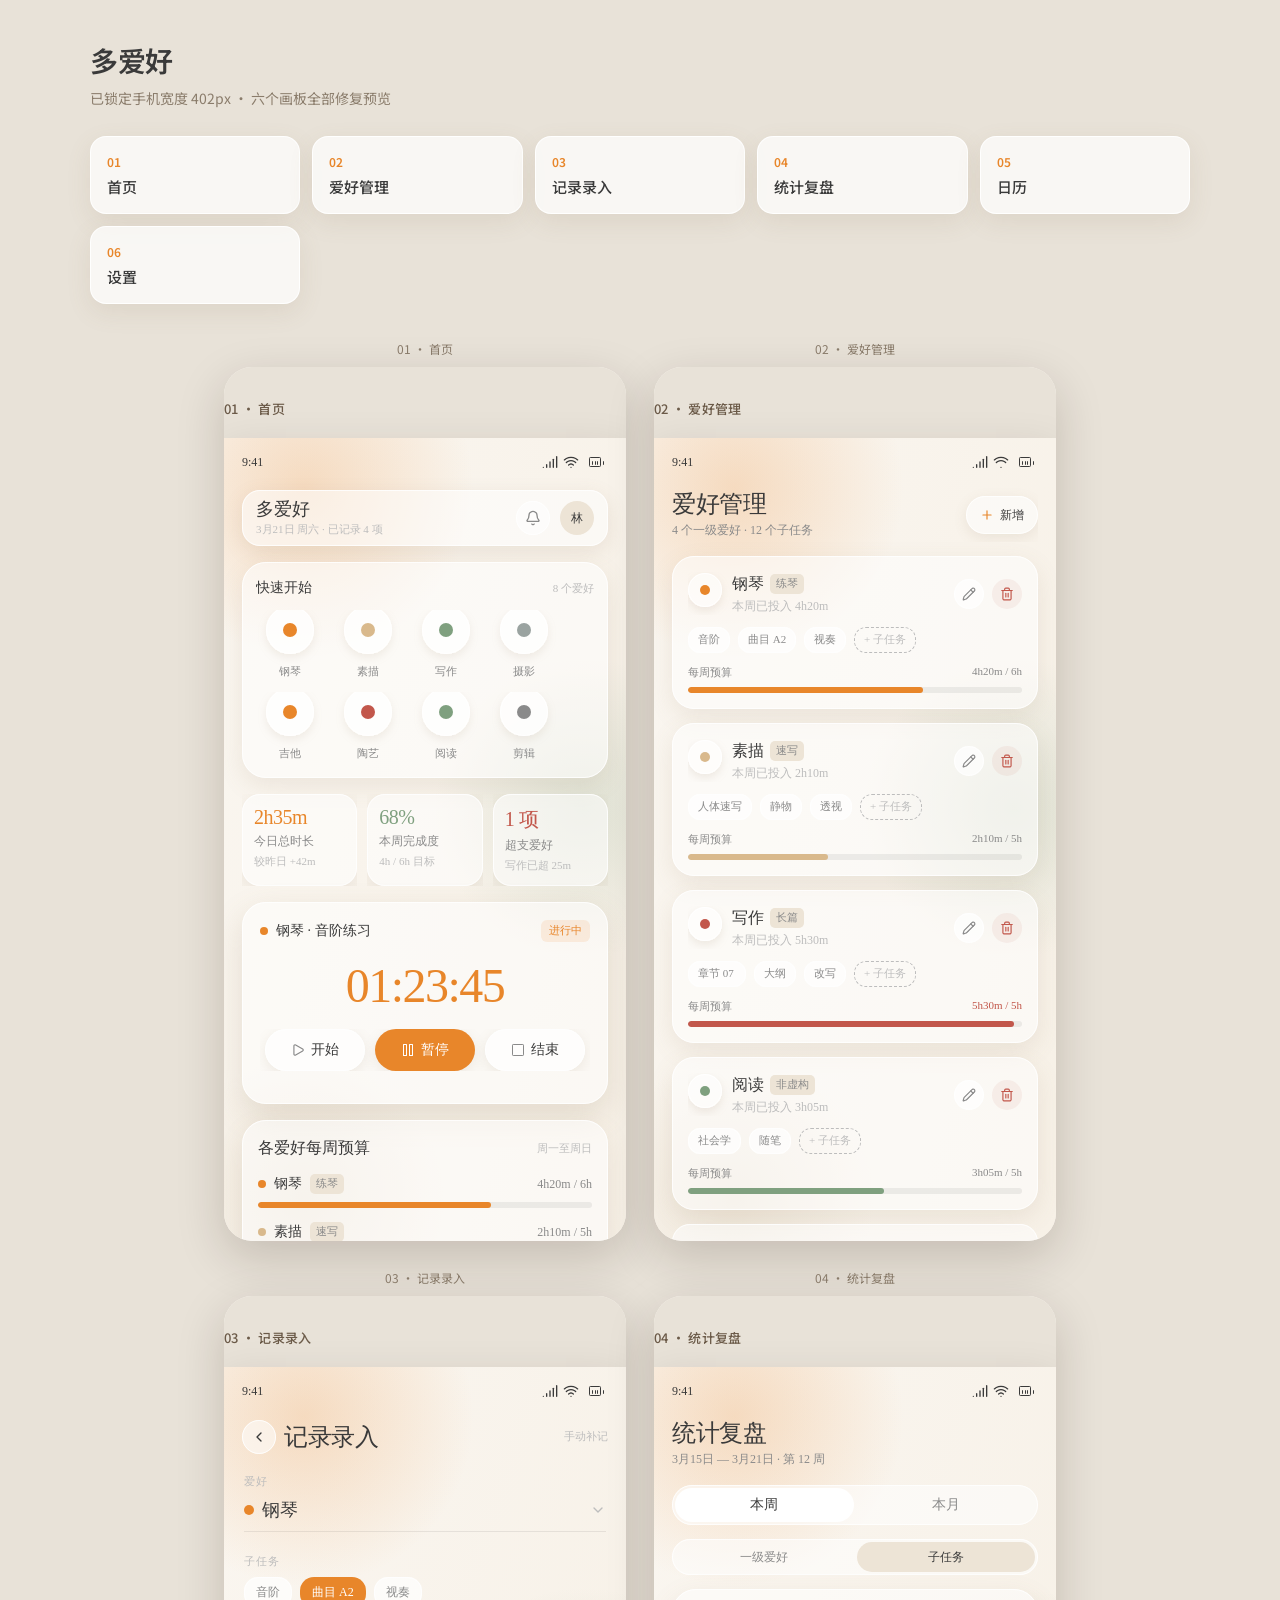
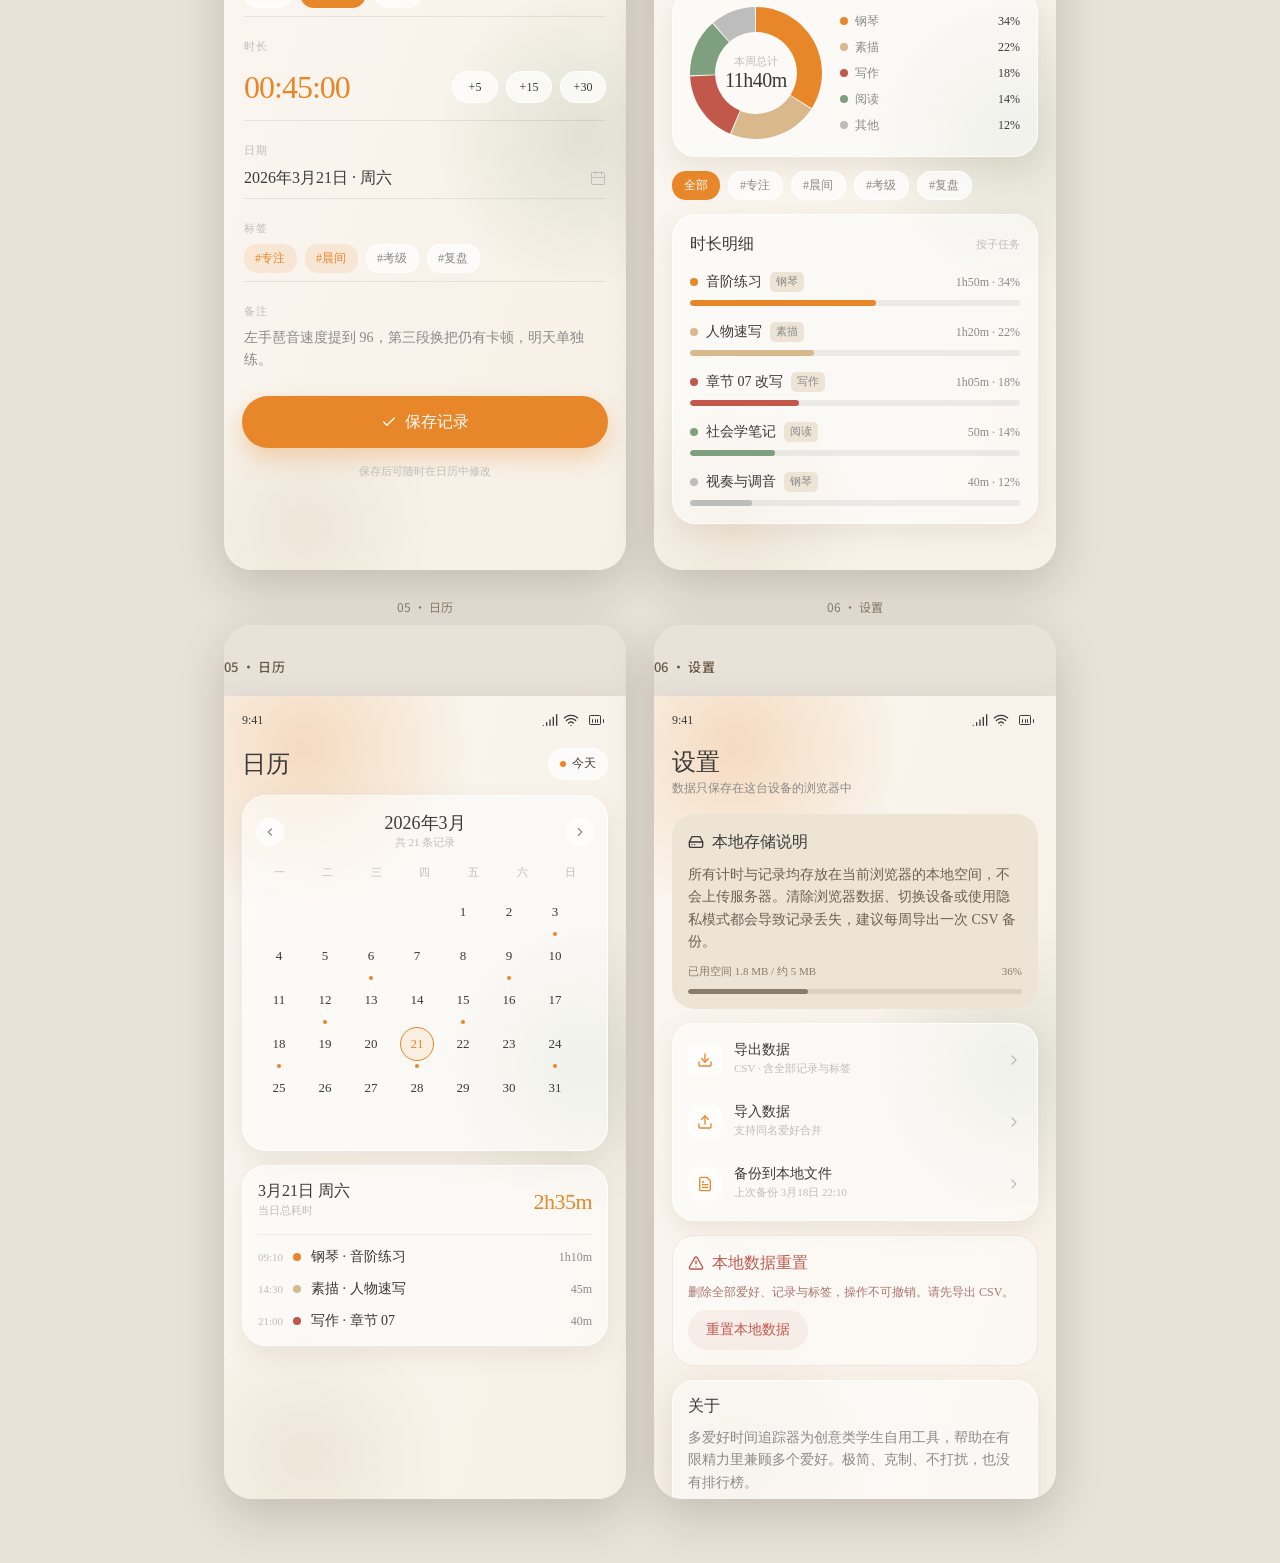
<file: gallery.html>
<!DOCTYPE html>
<html lang="zh-CN">
<head>
  <meta charset="UTF-8" />
  <meta name="viewport" content="width=device-width, initial-scale=1.0" />
  <title>多爱好 · 页面预览</title>
  <link rel="stylesheet" href="css/font.css" />
  <style>
    :root { --bg:#e8e2d8; --ink:#3a3a3a; --muted:#8a7c6b; --accent:#e8862a; }
    * { box-sizing:border-box; margin:0; padding:0; }
    body { min-height:100vh; background:var(--bg); font-family:'Noto Sans SC',sans-serif; color:var(--ink); padding:40px 24px 64px; }
    .wrap { max-width:1100px; margin:0 auto; }
    h1 { font-size:28px; font-weight:600; letter-spacing:-0.5px; }
    p.sub { margin-top:8px; color:var(--muted); font-size:14px; }
    .grid { margin-top:28px; display:grid; grid-template-columns:repeat(auto-fill,minmax(180px,1fr)); gap:12px; }
    .card { display:flex; flex-direction:column; gap:6px; padding:16px; border-radius:16px; background:rgba(255,255,255,.72); border:1px solid rgba(255,255,255,.9); text-decoration:none; color:inherit; box-shadow:0 8px 24px rgba(140,115,85,.12); }
    .card:hover { transform:translateY(-2px); }
    .num { font-size:12px; color:var(--accent); font-weight:600; }
    .name { font-size:15px; font-weight:500; }
    .phones { margin-top:36px; display:flex; flex-wrap:wrap; gap:28px; justify-content:center; }
    .phone-wrap { display:flex; flex-direction:column; gap:10px; align-items:center; }
    .phone-wrap span { font-size:12px; color:var(--muted); }
    iframe { width:402px; height:874px; border:0; border-radius:28px; box-shadow:0 16px 48px rgba(40,24,12,.18); background:#faf6f0; }
  </style>
</head>
<body>
  <div class="wrap">
    <h1>多爱好</h1>
    <p class="sub">已锁定手机宽度 402px · 六个画板全部修复预览</p>
    <div class="grid">
      <a class="card" href="pages/01-home.html"><span class="num">01</span><span class="name">首页</span></a>
      <a class="card" href="pages/02-hobbies.html"><span class="num">02</span><span class="name">爱好管理</span></a>
      <a class="card" href="pages/03-record.html"><span class="num">03</span><span class="name">记录录入</span></a>
      <a class="card" href="pages/04-stats.html"><span class="num">04</span><span class="name">统计复盘</span></a>
      <a class="card" href="pages/05-calendar.html"><span class="num">05</span><span class="name">日历</span></a>
      <a class="card" href="pages/06-settings.html"><span class="num">06</span><span class="name">设置</span></a>
    </div>
    <div class="phones">
      <div class="phone-wrap"><span>01 · 首页</span><iframe src="pages/01-home.html" title="01 · 首页" loading="lazy"></iframe></div>
      <div class="phone-wrap"><span>02 · 爱好管理</span><iframe src="pages/02-hobbies.html" title="02 · 爱好管理" loading="lazy"></iframe></div>
      <div class="phone-wrap"><span>03 · 记录录入</span><iframe src="pages/03-record.html" title="03 · 记录录入" loading="lazy"></iframe></div>
      <div class="phone-wrap"><span>04 · 统计复盘</span><iframe src="pages/04-stats.html" title="04 · 统计复盘" loading="lazy"></iframe></div>
      <div class="phone-wrap"><span>05 · 日历</span><iframe src="pages/05-calendar.html" title="05 · 日历" loading="lazy"></iframe></div>
      <div class="phone-wrap"><span>06 · 设置</span><iframe src="pages/06-settings.html" title="06 · 设置" loading="lazy"></iframe></div>
    </div>
  </div>
</body>
</html>
</file>
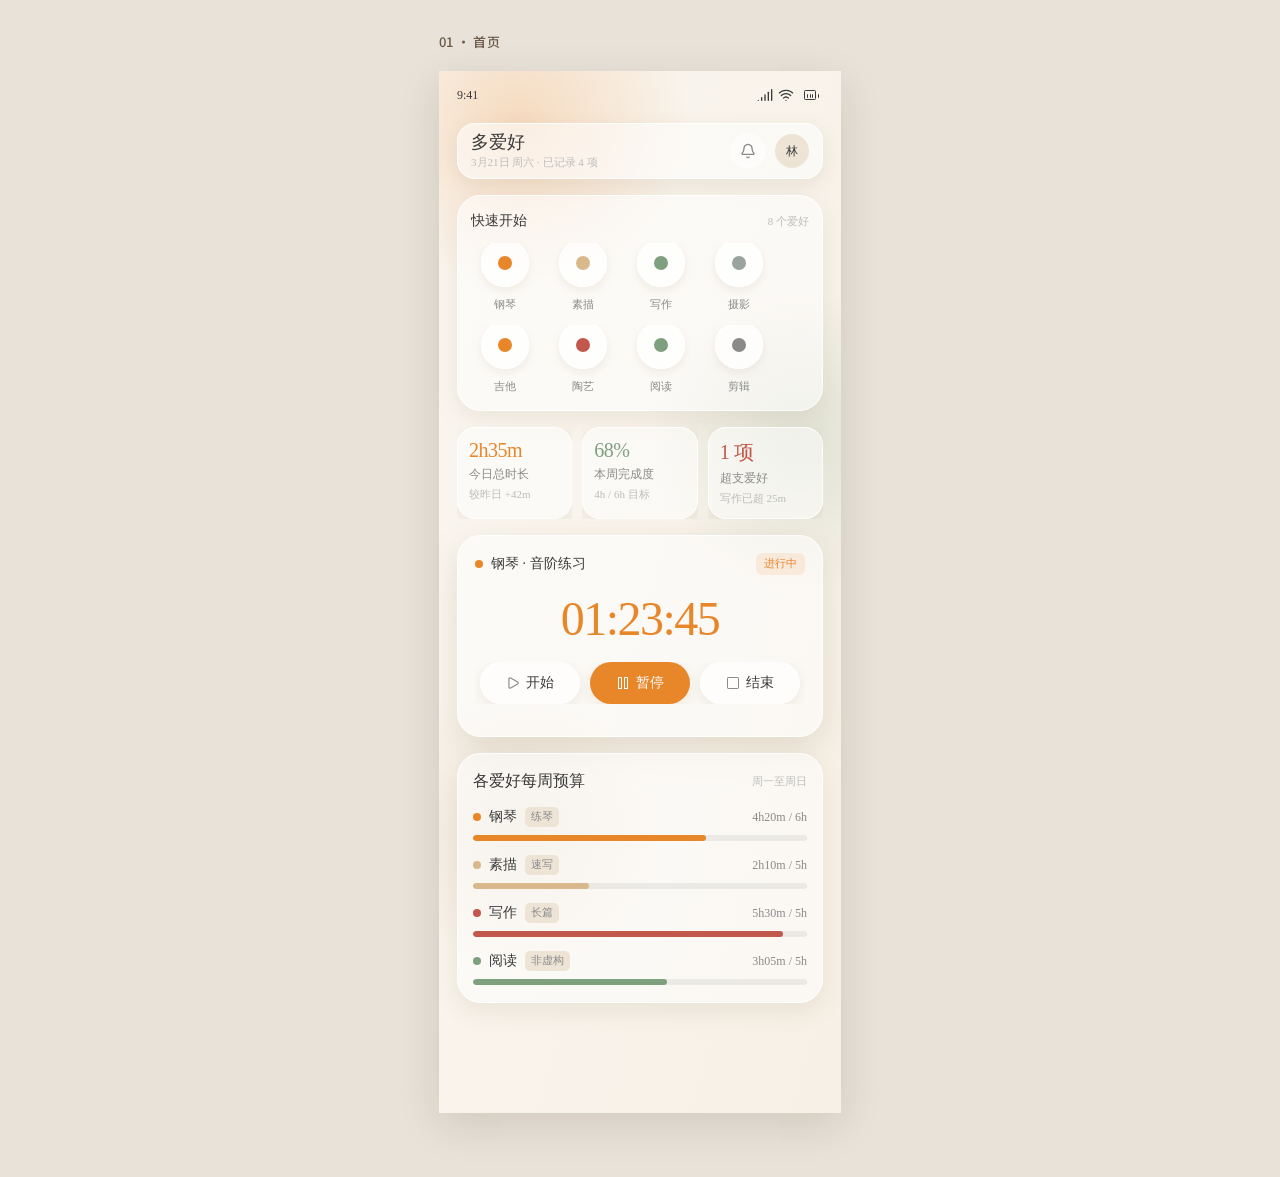
<file: pages/01-home.html>
<!DOCTYPE html>
<html lang="zh-CN">
<head>
  <meta charset="UTF-8">
  <meta name="viewport" content="width=402, initial-scale=1.0">
  <title>01 · 首页</title>
  <link rel="stylesheet" href="../css/font.css">
  <script src="../js/animation.js"></script>
  <style>


* {
  box-sizing: border-box;
  margin: 0;
  padding: 0;
}

ol,ul,menu {
  padding-inline-start: 0;
  list-style: none;
}

ol li::marker, ul li::before {
  letter-spacing: 0;
}

html {
  width: 100%;
  height: 100%;
}

body { 
  width: 100%;
  height: 100%;
  margin: 0;
  background-color: white;
}
    
span {
  word-break: break-word;
}

.container {
  width: 100%;
  height: 100%;
}

.scroll-container {
  height: 100%;
  width: 100%;
  overflow: auto;
}

.Pixso-canvas-0_1 {
  width: 402px;
  position: relative;
  flex-shrink: 0;
  display: flex;
  flex-direction: column;
  align-items: center;
  gap: 32px;
  margin: 0 auto;
  padding: 24px 0 48px;
}

.Pixso-frame-2_2 {
  width: 402px;
  position: relative;
  flex-shrink: 0;
}

.Pixso-canvas-0_1,.frame-content-2_7,.frame-content-2_61 {
  height: 100%;
}

.Pixso-frame-2_2,.Pixso-frame-2_192,.Pixso-frame-2_416,.Pixso-frame-2_511,.Pixso-frame-2_685,.Pixso-frame-2_938 {
  width: 402px !important;
  max-width: 402px !important;
  min-width: 402px !important;
  background-color: rgba(250, 246, 240, 1);
  overflow: hidden;
  border-radius: 0;
  box-shadow: 0 12px 40px rgba(40, 24, 12, 0.12);
  flex-shrink: 0;
}

.Pixso-frame-2_2,.frame-content-2_2 {
  display: flex;
  flex-direction: column;
  justify-content: flex-start;
  align-items: flex-start;
  min-height: 874px;
}

.Pixso-frame-2_2 {
  height: 1042px;
  overflow: hidden;
  isolation: isolate;
}

.frame-content-2_2 {
  gap: 16px;
  padding: 12px 18px 24px 18px;
  width: 100%;
  position: relative;
}

.Pixso-rectangle-2_3,.Pixso-vector-2_4,.Pixso-vector-2_5,.Pixso-vector-2_6,.Pixso-vector-2_10,.Pixso-vector-2_16,.Pixso-vector-2_22,.Pixso-vector-2_23,.Pixso-vector-2_24,.Pixso-vector-2_25,.Pixso-vector-2_33,.Pixso-vector-2_66,.Pixso-vector-2_70,.Pixso-vector-2_74,.Pixso-vector-2_78,.Pixso-vector-2_82,.Pixso-vector-2_86,.Pixso-vector-2_90,.Pixso-vector-2_94,.Pixso-vector-2_41,.Pixso-vector-2_48,.Pixso-vector-2_120,.Pixso-vector-2_130,.Pixso-vector-2_140,.Pixso-vector-2_150,.Pixso-vector-2_160,.Pixso-vector-2_165,.Pixso-vector-2_169,.Pixso-vector-2_176,.Pixso-vector-2_177,.Pixso-vector-2_179,.Pixso-vector-2_180,.Pixso-vector-2_181,.Pixso-vector-2_182,.Pixso-vector-2_183,.Pixso-vector-2_184,.Pixso-vector-2_185,.Pixso-vector-2_188,.Pixso-rectangle-2_193,.Pixso-vector-2_194,.Pixso-vector-2_195,.Pixso-vector-2_196,.Pixso-vector-2_200,.Pixso-vector-2_206,.Pixso-vector-2_212,.Pixso-vector-2_213,.Pixso-vector-2_214,.Pixso-vector-2_215,.Pixso-vector-2_222,.Pixso-vector-2_229,.Pixso-vector-2_239,.Pixso-vector-2_243,.Pixso-vector-2_267,.Pixso-vector-2_277,.Pixso-vector-2_281,.Pixso-vector-2_305,.Pixso-vector-2_315,.Pixso-vector-2_319,.Pixso-vector-2_343,.Pixso-vector-2_353,.Pixso-vector-2_357,.Pixso-vector-2_377,.Pixso-vector-2_384,.Pixso-vector-2_389,.Pixso-vector-2_393,.Pixso-vector-2_400,.Pixso-vector-2_401,.Pixso-vector-2_403,.Pixso-vector-2_404,.Pixso-vector-2_405,.Pixso-vector-2_406,.Pixso-vector-2_407,.Pixso-vector-2_408,.Pixso-vector-2_409,.Pixso-vector-2_412,.Pixso-rectangle-2_417,.Pixso-rectangle-2_939,.Pixso-vector-2_418,.Pixso-vector-2_419,.Pixso-vector-2_420,.Pixso-vector-2_424,.Pixso-vector-2_430,.Pixso-vector-2_436,.Pixso-vector-2_437,.Pixso-vector-2_438,.Pixso-vector-2_439,.Pixso-vector-2_444,.Pixso-vector-2_453,.Pixso-vector-2_455,.Pixso-vector-2_457,.Pixso-vector-2_467,.Pixso-vector-2_479,.Pixso-vector-2_485,.Pixso-vector-2_486,.Pixso-vector-2_488,.Pixso-vector-2_489,.Pixso-vector-2_501,.Pixso-vector-2_505,.Pixso-vector-2_507,.Pixso-rectangle-2_512,.Pixso-vector-2_513,.Pixso-vector-2_514,.Pixso-vector-2_515,.Pixso-vector-2_519,.Pixso-vector-2_525,.Pixso-vector-2_531,.Pixso-vector-2_532,.Pixso-vector-2_533,.Pixso-vector-2_534,.Pixso-vector-2_552,.Pixso-vector-2_553,.Pixso-vector-2_554,.Pixso-vector-2_555,.Pixso-vector-2_556,.Pixso-vector-2_562,.Pixso-vector-2_567,.Pixso-vector-2_572,.Pixso-vector-2_577,.Pixso-vector-2_582,.Pixso-vector-2_603,.Pixso-vector-2_613,.Pixso-vector-2_623,.Pixso-vector-2_633,.Pixso-vector-2_643,.Pixso-vector-2_653,.Pixso-vector-2_658,.Pixso-vector-2_662,.Pixso-vector-2_669,.Pixso-vector-2_670,.Pixso-vector-2_672,.Pixso-vector-2_673,.Pixso-vector-2_674,.Pixso-vector-2_675,.Pixso-vector-2_676,.Pixso-vector-2_677,.Pixso-vector-2_678,.Pixso-vector-2_681,.Pixso-rectangle-2_686,.Pixso-vector-2_687,.Pixso-vector-2_688,.Pixso-vector-2_689,.Pixso-vector-2_693,.Pixso-vector-2_699,.Pixso-vector-2_705,.Pixso-vector-2_706,.Pixso-vector-2_707,.Pixso-vector-2_708,.Pixso-vector-2_713,.Pixso-vector-2_718,.Pixso-vector-2_724,.Pixso-vector-2_765,.Pixso-vector-2_777,.Pixso-vector-2_789,.Pixso-vector-2_801,.Pixso-vector-2_813,.Pixso-vector-2_825,.Pixso-vector-2_837,.Pixso-vector-2_849,.Pixso-vector-2_884,.Pixso-vector-2_888,.Pixso-vector-2_894,.Pixso-vector-2_900,.Pixso-vector-2_906,.Pixso-vector-2_911,.Pixso-vector-2_915,.Pixso-vector-2_922,.Pixso-vector-2_923,.Pixso-vector-2_925,.Pixso-vector-2_926,.Pixso-vector-2_927,.Pixso-vector-2_928,.Pixso-vector-2_929,.Pixso-vector-2_930,.Pixso-vector-2_931,.Pixso-vector-2_934,.Pixso-vector-2_940,.Pixso-vector-2_941,.Pixso-vector-2_942,.Pixso-vector-2_946,.Pixso-vector-2_952,.Pixso-vector-2_958,.Pixso-vector-2_959,.Pixso-vector-2_960,.Pixso-vector-2_961,.Pixso-vector-2_968,.Pixso-vector-2_984,.Pixso-vector-2_991,.Pixso-vector-2_996,.Pixso-vector-2_1003,.Pixso-vector-2_1008,.Pixso-vector-2_1017,.Pixso-vector-2_1021,.Pixso-vector-2_1038,.Pixso-vector-2_1043,.Pixso-vector-2_1047,.Pixso-vector-2_1054,.Pixso-vector-2_1055,.Pixso-vector-2_1057,.Pixso-vector-2_1058,.Pixso-vector-2_1059,.Pixso-vector-2_1060,.Pixso-vector-2_1061,.Pixso-vector-2_1062,.Pixso-vector-2_1063,.Pixso-vector-2_1066 {
  background-size: 100% 100%;
  background-repeat: no-repeat;
}

.Pixso-rectangle-2_3,.Pixso-vector-2_4,.Pixso-vector-2_5,.Pixso-vector-2_6 {
  position: absolute;
}

.Pixso-rectangle-2_3,.Pixso-rectangle-2_193,.Pixso-rectangle-2_417,.Pixso-rectangle-2_939,.Pixso-rectangle-2_512,.Pixso-vector-2_552,.Pixso-vector-2_553,.Pixso-vector-2_554,.Pixso-vector-2_555,.Pixso-vector-2_556,.Pixso-rectangle-2_686 {
  left: 0px;
  top: 0px;
}

.Pixso-rectangle-2_3 {
  width: 402px;
  height: 1400px;
  z-index: 1;
  background-image: url("data:image/svg+xml;utf8,%3Csvg%20viewBox%3D'0%200%20402%201400'%20preserveAspectRatio%3D'none'%20xmlns%3D'http%3A%2F%2Fwww.w3.org%2F2000%2Fsvg'%3E%0A%20%20%20%20%20%20%3Cdefs%3E%0A%20%20%20%20%20%20%20%20%3ClinearGradient%20id%3D'grad'%20gradientUnits%3D'objectBoundingBox'%20x1%3D'0'%20y1%3D'0.5'%20x2%3D'1'%20y2%3D'0.5'%20gradientTransform%3D'matrix(1.0000%2C%201.0000%2C%20-1.0000%2C%201.0000%2C%200.5000%2C%20-0.5000)'%3E%0A%20%20%20%20%20%20%20%20%20%20%3Cstop%20stop-color%3D'rgba(250%2C246%2C240%2C1)'%20offset%3D'0'%2F%3E%3Cstop%20stop-color%3D'rgba(246%2C239%2C228%2C1)'%20offset%3D'1'%2F%3E%0A%20%20%20%20%20%20%20%20%3C%2FlinearGradient%3E%0A%20%20%20%20%20%20%3C%2Fdefs%3E%0A%20%20%20%20%20%20%3Crect%20width%3D'100%25'%20height%3D'100%25'%20fill%3D'url(%23grad)'%2F%3E%0A%20%20%20%20%3C%2Fsvg%3E");
  background-position: center;
}

.Pixso-vector-2_4,.Pixso-vector-2_194,.Pixso-vector-2_418,.Pixso-vector-2_513,.Pixso-vector-2_687,.Pixso-vector-2_940 {
  left: -90px;
  top: -120px;
}

.Pixso-vector-2_4 {
  width: 340px;
  height: 340px;
  background-image: url(../image/glow14.svg);
  z-index: 2;
}

.Pixso-vector-2_5,.Pixso-vector-2_195,.Pixso-vector-2_419,.Pixso-vector-2_514,.Pixso-vector-2_688,.Pixso-vector-2_941 {
  left: 210px;
  top: 220px;
}

.Pixso-vector-2_5 {
  width: 300px;
  height: 300px;
  background-image: url(../image/glow24.svg);
  z-index: 3;
}

.Pixso-vector-2_6,.Pixso-vector-2_196,.Pixso-vector-2_420,.Pixso-vector-2_515,.Pixso-vector-2_689,.Pixso-vector-2_942 {
  left: -60px;
  top: 620px;
}

.Pixso-vector-2_6 {
  width: 280px;
  height: 280px;
  background-image: url(../image/glow34.svg);
  z-index: 4;
}

.Pixso-frame-2_7,.frame-content-2_7,.frame-content-2_61 {
  width: 100%;
  position: relative;
  display: flex;
  flex-direction: row;
  justify-content: space-between;
  align-items: center;
}

.Pixso-frame-2_7 {
  height: 24px;
  overflow: hidden;
  flex-shrink: 0;
  z-index: 5;
}

.Pixso-paragraph-2_8,.Pixso-paragraph-2_37,.Pixso-paragraph-2_29,.Pixso-paragraph-2_30,.Pixso-paragraph-2_63,.Pixso-paragraph-2_62,.Pixso-paragraph-2_68,.Pixso-paragraph-2_72,.Pixso-paragraph-2_76,.Pixso-paragraph-2_80,.Pixso-paragraph-2_84,.Pixso-paragraph-2_88,.Pixso-paragraph-2_92,.Pixso-paragraph-2_96,.Pixso-paragraph-2_123,.Pixso-paragraph-2_133,.Pixso-paragraph-2_143,.Pixso-paragraph-2_153,.Pixso-paragraph-2_167,.Pixso-paragraph-2_173,.Pixso-paragraph-2_186,.Pixso-paragraph-2_191,.Pixso-paragraph-2_100,.Pixso-paragraph-2_101,.Pixso-paragraph-2_106,.Pixso-paragraph-2_111,.Pixso-paragraph-2_102,.Pixso-paragraph-2_107,.Pixso-paragraph-2_112,.Pixso-paragraph-2_105,.Pixso-paragraph-2_110,.Pixso-paragraph-2_42,.Pixso-paragraph-2_50,.Pixso-paragraph-2_59,.Pixso-paragraph-2_121,.Pixso-paragraph-2_131,.Pixso-paragraph-2_141,.Pixso-paragraph-2_151,.Pixso-paragraph-2_44,.Pixso-paragraph-2_45,.Pixso-paragraph-2_55,.Pixso-paragraph-2_115,.Pixso-paragraph-2_116,.Pixso-paragraph-2_124,.Pixso-paragraph-2_134,.Pixso-paragraph-2_144,.Pixso-paragraph-2_154,.Pixso-paragraph-2_220,.Pixso-paragraph-2_163,.Pixso-paragraph-2_198,.Pixso-paragraph-2_219,.Pixso-paragraph-2_225,.Pixso-paragraph-2_233,.Pixso-paragraph-2_235,.Pixso-paragraph-2_251,.Pixso-paragraph-2_253,.Pixso-paragraph-2_255,.Pixso-paragraph-2_260,.Pixso-paragraph-2_236,.Pixso-paragraph-2_257,.Pixso-paragraph-2_261,.Pixso-paragraph-2_271,.Pixso-paragraph-2_273,.Pixso-paragraph-2_289,.Pixso-paragraph-2_291,.Pixso-paragraph-2_293,.Pixso-paragraph-2_298,.Pixso-paragraph-2_274,.Pixso-paragraph-2_295,.Pixso-paragraph-2_299,.Pixso-paragraph-2_309,.Pixso-paragraph-2_311,.Pixso-paragraph-2_327,.Pixso-paragraph-2_329,.Pixso-paragraph-2_331,.Pixso-paragraph-2_336,.Pixso-paragraph-2_312,.Pixso-paragraph-2_333,.Pixso-paragraph-2_337,.Pixso-paragraph-2_347,.Pixso-paragraph-2_483,.Pixso-paragraph-2_598,.Pixso-paragraph-2_881,.Pixso-paragraph-2_973,.Pixso-paragraph-2_1030,.Pixso-paragraph-2_349,.Pixso-paragraph-2_365,.Pixso-paragraph-2_367,.Pixso-paragraph-2_372,.Pixso-paragraph-2_387,.Pixso-paragraph-2_397,.Pixso-paragraph-2_410,.Pixso-paragraph-2_415,.Pixso-paragraph-2_606,.Pixso-paragraph-2_616,.Pixso-paragraph-2_626,.Pixso-paragraph-2_636,.Pixso-paragraph-2_646,.Pixso-paragraph-2_656,.Pixso-paragraph-2_660,.Pixso-paragraph-2_679,.Pixso-paragraph-2_684,.Pixso-paragraph-2_909,.Pixso-paragraph-2_913,.Pixso-paragraph-2_919,.Pixso-paragraph-2_937,.Pixso-paragraph-2_1041,.Pixso-paragraph-2_1045,.Pixso-paragraph-2_1051,.Pixso-paragraph-2_1064,.Pixso-paragraph-2_350,.Pixso-paragraph-2_369,.Pixso-paragraph-2_728,.Pixso-paragraph-2_730,.Pixso-paragraph-2_732,.Pixso-paragraph-2_734,.Pixso-paragraph-2_736,.Pixso-paragraph-2_738,.Pixso-paragraph-2_740,.Pixso-paragraph-2_1033,.Pixso-paragraph-2_1034,.Pixso-paragraph-2_373,.Pixso-paragraph-2_380,.Pixso-paragraph-2_604,.Pixso-paragraph-2_614,.Pixso-paragraph-2_624,.Pixso-paragraph-2_634,.Pixso-paragraph-2_644,.Pixso-paragraph-2_989,.Pixso-paragraph-2_1001,.Pixso-paragraph-2_1015,.Pixso-paragraph-2_391,.Pixso-paragraph-2_666,.Pixso-paragraph-2_932,.Pixso-paragraph-2_1069,.Pixso-paragraph-2_422,.Pixso-paragraph-2_517,.Pixso-paragraph-2_548,.Pixso-paragraph-2_691,.Pixso-paragraph-2_944,.Pixso-paragraph-2_446,.Pixso-paragraph-2_537,.Pixso-paragraph-2_711,.Pixso-paragraph-2_964,.Pixso-paragraph-2_447,.Pixso-paragraph-2_599,.Pixso-paragraph-2_722,.Pixso-paragraph-2_882,.Pixso-paragraph-2_887,.Pixso-paragraph-2_893,.Pixso-paragraph-2_899,.Pixso-paragraph-2_990,.Pixso-paragraph-2_1002,.Pixso-paragraph-2_1016,.Pixso-paragraph-2_450,.Pixso-paragraph-2_459,.Pixso-paragraph-2_469,.Pixso-paragraph-2_481,.Pixso-paragraph-2_491,.Pixso-paragraph-2_503,.Pixso-paragraph-2_454,.Pixso-paragraph-2_721,.Pixso-paragraph-2_462,.Pixso-paragraph-2_466,.Pixso-paragraph-2_498,.Pixso-paragraph-2_500,.Pixso-paragraph-2_589,.Pixso-paragraph-2_591,.Pixso-paragraph-2_593,.Pixso-paragraph-2_595,.Pixso-paragraph-2_464,.Pixso-paragraph-2_587,.Pixso-paragraph-2_471,.Pixso-paragraph-2_474,.Pixso-paragraph-2_476,.Pixso-paragraph-2_478,.Pixso-paragraph-2_564,.Pixso-paragraph-2_569,.Pixso-paragraph-2_574,.Pixso-paragraph-2_579,.Pixso-paragraph-2_584,.Pixso-paragraph-2_494,.Pixso-paragraph-2_496,.Pixso-paragraph-2_504,.Pixso-paragraph-2_1031,.Pixso-paragraph-2_509,.Pixso-paragraph-2_510,.Pixso-paragraph-2_538,.Pixso-paragraph-2_546,.Pixso-paragraph-2_563,.Pixso-paragraph-2_568,.Pixso-paragraph-2_573,.Pixso-paragraph-2_578,.Pixso-paragraph-2_583,.Pixso-paragraph-2_607,.Pixso-paragraph-2_617,.Pixso-paragraph-2_627,.Pixso-paragraph-2_637,.Pixso-paragraph-2_647,.Pixso-paragraph-2_890,.Pixso-paragraph-2_896,.Pixso-paragraph-2_902,.Pixso-paragraph-2_965,.Pixso-paragraph-2_541,.Pixso-paragraph-2_543,.Pixso-paragraph-2_557,.Pixso-paragraph-2_558,.Pixso-paragraph-2_714,.Pixso-paragraph-2_756,.Pixso-paragraph-2_760,.Pixso-paragraph-2_764,.Pixso-paragraph-2_768,.Pixso-paragraph-2_772,.Pixso-paragraph-2_776,.Pixso-paragraph-2_780,.Pixso-paragraph-2_784,.Pixso-paragraph-2_788,.Pixso-paragraph-2_792,.Pixso-paragraph-2_796,.Pixso-paragraph-2_800,.Pixso-paragraph-2_804,.Pixso-paragraph-2_808,.Pixso-paragraph-2_812,.Pixso-paragraph-2_816,.Pixso-paragraph-2_820,.Pixso-paragraph-2_824,.Pixso-paragraph-2_828,.Pixso-paragraph-2_832,.Pixso-paragraph-2_840,.Pixso-paragraph-2_844,.Pixso-paragraph-2_848,.Pixso-paragraph-2_852,.Pixso-paragraph-2_856,.Pixso-paragraph-2_860,.Pixso-paragraph-2_864,.Pixso-paragraph-2_868,.Pixso-paragraph-2_872,.Pixso-paragraph-2_876,.Pixso-paragraph-2_836,.Pixso-paragraph-2_883,.Pixso-paragraph-2_889,.Pixso-paragraph-2_895,.Pixso-paragraph-2_901,.Pixso-paragraph-2_974,.Pixso-paragraph-2_976,.Pixso-paragraph-2_977,.Pixso-paragraph-2_1025,.Pixso-paragraph-2_1026,.Pixso-paragraph-2_1028 {
  font-weight: 400;
  text-decoration: none;
  flex-grow: 0;
}

.Pixso-paragraph-2_8,.Pixso-paragraph-2_37,.Pixso-paragraph-2_29,.Pixso-paragraph-2_30,.Pixso-paragraph-2_63,.Pixso-paragraph-2_62 {
  width: auto;
  height: auto;
}

.Pixso-paragraph-2_8,.Pixso-paragraph-2_37 {
  font-size: 12px;
  font-family: "Noto Sans SC-SemiBold";
  text-align: left;
  letter-spacing: 0px;
  color: rgba(58, 58, 58, 1);
  position: relative;
  flex-shrink: 0;
  white-space: pre;
}

.Pixso-frame-2_9,.frame-content-2_9 {
  position: relative;
  display: flex;
  flex-direction: row;
  justify-content: flex-start;
  align-items: center;
}

.Pixso-frame-2_9 {
  width: 66px;
  height: 16px;
  overflow: hidden;
  flex-shrink: 0;
}

.frame-content-2_9 {
  gap: 5px;
  width: 100%;
  height: 100%;
}

.Pixso-vector-2_10,.Pixso-vector-2_16 {
  width: 16px;
  height: 16px;
  position: relative;
  flex-shrink: 0;
}

.Pixso-vector-2_10 {
  background-image: url(../image/signal4.svg);
}

.Pixso-vector-2_16 {
  background-image: url(../image/wifi4.svg);
}

.Pixso-frame-2_21 {
  width: 24px;
  height: 16px;
  position: relative;
  flex-shrink: 0;
}

.Pixso-vector-2_22,.Pixso-vector-2_23,.Pixso-vector-2_24,.Pixso-vector-2_25 {
  height: 25%;
  position: absolute;
  top: 41.67%;
  bottom: 33.33%;
}

.Pixso-vector-2_22,.Pixso-vector-2_212,.Pixso-vector-2_436,.Pixso-vector-2_531,.Pixso-vector-2_705,.Pixso-vector-2_958 {
  left: 44.44%;
  right: 50%;
}

.Pixso-vector-2_22 {
  width: 5.56%;
  background-image: url(../image/Vector_2_22.svg);
}

.Pixso-vector-2_23,.Pixso-vector-2_213,.Pixso-vector-2_437,.Pixso-vector-2_532,.Pixso-vector-2_706,.Pixso-vector-2_959 {
  left: 55.56%;
  right: 38.89%;
}

.Pixso-vector-2_23 {
  width: 5.55%;
  background-image: url(../image/Vector_2_23.svg);
}

.Pixso-vector-2_24,.Pixso-vector-2_214,.Pixso-vector-2_438,.Pixso-vector-2_533,.Pixso-vector-2_707,.Pixso-vector-2_960 {
  left: 77.78%;
  right: 16.67%;
}

.Pixso-vector-2_24 {
  width: 5.55%;
  background-image: url(../image/Vector_2_24.svg);
}

.Pixso-vector-2_25 {
  width: 5.56%;
  background-image: url(../image/Vector_2_25.svg);
  left: 33.33%;
  right: 61.11%;
}

.Pixso-rectangle-2_26 {
  width: 100%;
  height: 100%;
  position: relative;
  border-radius: 1.333333px 1.333333px 1.333333px 1.333333px;
  z-index: 0;
}

.stroke-wrapper-2_26,.stroke-wrapper-2_216,.stroke-wrapper-2_440,.stroke-wrapper-2_535,.stroke-wrapper-2_709,.stroke-wrapper-2_962 {
  left: 22.22%;
  top: 25%;
  right: 33.33%;
  bottom: 25%;
}

.stroke-wrapper-2_26 {
  position: absolute;
  isolation: isolate;
  width: 44.45%;
  height: 50%;
}

.stroke-2_26,.stroke-2_216,.stroke-2_440,.stroke-2_535,.stroke-2_709,.stroke-2_962,.stroke-2_487 {
  inset: -0.6666665px -0.6666665px -0.6666665px -0.6666665px;
  border-width: 1.333333px 1.333333px 1.333333px 1.333333px;
}

.stroke-2_26,.stroke-2_27,.stroke-2_32,.stroke-2_60,.stroke-2_99,.stroke-2_104,.stroke-2_109,.stroke-2_38,.stroke-2_113,.stroke-2_47,.stroke-2_56,.stroke-2_53,.stroke-2_54,.stroke-2_58,.stroke-2_158,.stroke-2_226,.stroke-2_178,.stroke-2_216,.stroke-2_221,.stroke-2_238,.stroke-2_250,.stroke-2_252,.stroke-2_254,.stroke-2_256,.stroke-2_264,.stroke-2_276,.stroke-2_288,.stroke-2_290,.stroke-2_292,.stroke-2_294,.stroke-2_302,.stroke-2_314,.stroke-2_326,.stroke-2_328,.stroke-2_330,.stroke-2_332,.stroke-2_340,.stroke-2_352,.stroke-2_364,.stroke-2_366,.stroke-2_983,.stroke-2_995,.stroke-2_1007,.stroke-2_368,.stroke-2_376,.stroke-2_544,.stroke-2_382,.stroke-2_651,.stroke-2_904,.stroke-2_980,.stroke-2_1029,.stroke-2_1036,.stroke-2_402,.stroke-2_671,.stroke-2_1056,.stroke-2_440,.stroke-2_535,.stroke-2_709,.stroke-2_962,.stroke-2_443,.stroke-2_461,.stroke-2_465,.stroke-2_588,.stroke-2_590,.stroke-2_592,.stroke-2_594,.stroke-2_717,.stroke-2_723,.stroke-2_473,.stroke-2_475,.stroke-2_477,.stroke-2_712,.stroke-2_487,.stroke-2_497,.stroke-2_499,.stroke-2_539,.stroke-2_549,.stroke-2_596,.stroke-2_715,.stroke-2_878,.stroke-2_835,.stroke-2_924,.stroke-2_966,.stroke-2_1019 {
  pointer-events: none;
  box-sizing: border-box;
}

.stroke-2_26 {
  position: absolute;
  border-radius: 1.333333px 1.333333px 1.333333px 1.333333px;
  z-index: 1;
  border-style: solid;
  border-color: rgba(58, 58, 58, 1);
}

.Pixso-frame-2_27,.frame-content-2_27 {
  width: 100%;
  height: 100%;
  position: relative;
  display: flex;
  flex-direction: row;
  justify-content: space-between;
  align-items: center;
}

.Pixso-frame-2_27 {
  overflow: hidden;
  flex-shrink: 0;
  z-index: 1;
  border-radius: 18px 18px 18px 18px;
  box-shadow: 0px 6px 20px 0px rgba(140, 115, 85, 0.133333) ;
  background-color: rgba(255, 255, 255, 0.54902);
}

.frame-content-2_27 {
  padding: 0px 14px 0px 14px;
}

.stroke-wrapper-2_27 {
  position: relative;
  isolation: isolate;
  width: 100%;
  height: 56px;
  display: flex;
  flex-shrink: 0;
}

.stroke-2_27 {
  position: absolute;
  inset: 0px;
  border-radius: 18px 18px 18px 18px;
  z-index: 0;
  border-width: 1px 1px 1px 1px;
  border-style: solid;
  border-color: rgba(255, 255, 255, 0.85098);
}

.Pixso-frame-2_28,.frame-content-2_28 {
  position: relative;
  display: flex;
  flex-direction: column;
  justify-content: flex-start;
  align-items: flex-start;
}

.Pixso-frame-2_28 {
  width: 136px;
  height: 43px;
  overflow: hidden;
  flex-shrink: 0;
}

.frame-content-2_28 {
  gap: 1px;
  width: 100%;
  height: 100%;
}

.Pixso-paragraph-2_29,.Pixso-paragraph-2_30,.Pixso-paragraph-2_63 {
  text-align: left;
  letter-spacing: 0px;
  position: relative;
  flex-shrink: 0;
  white-space: pre;
}

.Pixso-paragraph-2_29 {
  font-size: 18px;
  font-family: "Noto Sans SC-SemiBold";
  color: rgba(58, 58, 58, 1);
}

.Pixso-paragraph-2_30,.Pixso-paragraph-2_63,.Pixso-paragraph-2_116 {
  font-size: 11px;
  font-family: "Noto Sans SC-Regular";
  color: rgba(189, 189, 189, 1);
}

.Pixso-frame-2_31,.frame-content-2_31,.Pixso-frame-2_32,.frame-content-2_32,.frame-content-2_36 {
  position: relative;
  display: flex;
  align-items: center;
}

.Pixso-frame-2_31,.frame-content-2_31 {
  flex-direction: row;
  justify-content: flex-start;
}

.Pixso-frame-2_31 {
  width: 78px;
  height: 34px;
  overflow: hidden;
  flex-shrink: 0;
}

.frame-content-2_31 {
  gap: 10px;
  width: 100%;
  height: 100%;
}

.Pixso-frame-2_32,.frame-content-2_32,.frame-content-2_36 {
  width: 100%;
  height: 100%;
  flex-direction: column;
  justify-content: center;
}

.Pixso-frame-2_32 {
  overflow: hidden;
  flex-shrink: 0;
  border-radius: 17px 17px 17px 17px;
  z-index: 1;
  background-color: rgba(255, 255, 255, 0.54902);
}

.stroke-wrapper-2_32 {
  position: relative;
  isolation: isolate;
  width: 34px;
  height: 34px;
  display: flex;
  flex-shrink: 0;
}

.stroke-2_32 {
  position: absolute;
  inset: 0px;
  border-radius: 17px 17px 17px 17px;
  z-index: 0;
  border-width: 1px 1px 1px 1px;
  border-style: solid;
  border-color: rgba(255, 255, 255, 0.85098);
}

.Pixso-vector-2_33,.Pixso-frame-2_36,.Pixso-frame-2_60,.Pixso-frame-2_61,.Pixso-paragraph-2_62,.Pixso-frame-2_64 {
  position: relative;
  flex-shrink: 0;
}

.Pixso-vector-2_33 {
  width: 16px;
  height: 16px;
  background-image: url(../image/bell.svg);
}

.Pixso-frame-2_36,.Pixso-frame-2_60 {
  overflow: hidden;
  display: flex;
  flex-direction: column;
}

.Pixso-frame-2_36 {
  width: 34px;
  height: 34px;
  justify-content: center;
  align-items: center;
  border-radius: 17px 17px 17px 17px;
  background-color: rgba(237, 228, 214, 1);
}

.Pixso-frame-2_60 {
  width: 100%;
  height: 100%;
  z-index: 1;
  justify-content: flex-start;
  align-items: flex-start;
  border-radius: 24px 24px 24px 24px;
  box-shadow: 0px 8px 24px 0px rgba(140, 115, 85, 0.121569) ;
  background-color: rgba(255, 255, 255, 0.54902);
}

.frame-content-2_60,.stroke-wrapper-2_60 {
  display: flex;
  width: 100%;
  position: relative;
}

.frame-content-2_60 {
  flex-direction: column;
  gap: 12px;
  align-items: flex-start;
  justify-content: flex-start;
  padding: 16px 14px 16px 14px;
  height: 100%;
}

.stroke-wrapper-2_60 {
  isolation: isolate;
  height: 216px;
  flex-shrink: 0;
}

.stroke-2_60 {
  position: absolute;
  inset: 0px;
  border-radius: 24px 24px 24px 24px;
  z-index: 0;
  border-width: 1px 1px 1px 1px;
  border-style: solid;
  border-color: rgba(255, 255, 255, 0.85098);
}

.Pixso-frame-2_61 {
  width: 100%;
  height: 20px;
  overflow: hidden;
  display: flex;
  flex-direction: row;
  justify-content: space-between;
  align-items: center;
}

.Pixso-paragraph-2_62 {
  font-size: 14px;
  font-family: "Noto Sans SC-Medium";
  text-align: left;
  letter-spacing: 0px;
  color: rgba(58, 58, 58, 1);
  white-space: pre;
}

.Pixso-frame-2_64 {
  width: 100%;
  height: 152px;
  overflow: hidden;
  display: flex;
  flex-direction: row;
  justify-content: flex-start;
  align-items: flex-start;
}

.frame-content-2_64,.Pixso-frame-2_65,.frame-content-2_65 {
  display: flex;
  justify-content: flex-start;
  position: relative;
}

.frame-content-2_64,.frame-content-2_249,.frame-content-2_287,.frame-content-2_325,.frame-content-2_363,.frame-content-2_460,.frame-content-2_492,.frame-content-2_585,.frame-content-2_741 {
  flex-wrap: wrap;
  align-content: flex-start;
}

.frame-content-2_64 {
  flex-direction: row;
  gap: 12px 10px;
  align-items: flex-start;
  width: 100%;
  height: 100%;
}

.Pixso-frame-2_65,.frame-content-2_65 {
  flex-direction: column;
  align-items: center;
}

.Pixso-frame-2_65 {
  width: 68px;
  height: 70px;
  overflow: hidden;
  flex-shrink: 0;
}

.frame-content-2_65 {
  gap: 6px;
  width: 100%;
  height: 100%;
}

.Pixso-vector-2_66 {
  position: absolute;
  inset: -25% -25% -25% -25% ;
  background-image: url(../image/Frame_2_66.svg);
}

.vector-wrapper-2_66,.Pixso-paragraph-2_68,.Pixso-frame-2_69 {
  position: relative;
  flex-shrink: 0;
}

.vector-wrapper-2_66 {
  display: flex;
  flex-direction: column;
  justify-content: center;
  align-items: center;
  width: 48px;
  height: 48px;
}

.Pixso-paragraph-2_68 {
  font-size: 11px;
  font-family: "Noto Sans SC-Medium";
  text-align: left;
  letter-spacing: 0px;
  color: rgba(138, 138, 138, 1);
  width: auto;
  height: auto;
  white-space: pre;
}

.Pixso-frame-2_69,.frame-content-2_69 {
  display: flex;
  flex-direction: column;
  justify-content: flex-start;
  align-items: center;
}

.Pixso-frame-2_69 {
  width: 68px;
  height: 70px;
  overflow: hidden;
}

.frame-content-2_69 {
  gap: 6px;
  width: 100%;
  height: 100%;
  position: relative;
}

.Pixso-vector-2_70 {
  position: absolute;
  inset: -25% -25% -25% -25% ;
  background-image: url(../image/Frame_2_70.svg);
}

.vector-wrapper-2_70,.Pixso-paragraph-2_72,.Pixso-frame-2_73 {
  position: relative;
  flex-shrink: 0;
}

.vector-wrapper-2_70 {
  display: flex;
  flex-direction: column;
  justify-content: center;
  align-items: center;
  width: 48px;
  height: 48px;
}

.Pixso-paragraph-2_72 {
  font-size: 11px;
  font-family: "Noto Sans SC-Medium";
  text-align: left;
  letter-spacing: 0px;
  color: rgba(138, 138, 138, 1);
  width: auto;
  height: auto;
  white-space: pre;
}

.Pixso-frame-2_73,.frame-content-2_73 {
  display: flex;
  flex-direction: column;
  justify-content: flex-start;
  align-items: center;
}

.Pixso-frame-2_73 {
  width: 68px;
  height: 70px;
  overflow: hidden;
}

.frame-content-2_73 {
  gap: 6px;
  width: 100%;
  height: 100%;
  position: relative;
}

.Pixso-vector-2_74 {
  position: absolute;
  inset: -25% -25% -25% -25% ;
  background-image: url(../image/Frame_2_74.svg);
}

.vector-wrapper-2_74,.Pixso-paragraph-2_76,.Pixso-frame-2_77 {
  position: relative;
  flex-shrink: 0;
}

.vector-wrapper-2_74 {
  display: flex;
  flex-direction: column;
  justify-content: center;
  align-items: center;
  width: 48px;
  height: 48px;
}

.Pixso-paragraph-2_76 {
  font-size: 11px;
  font-family: "Noto Sans SC-Medium";
  text-align: left;
  letter-spacing: 0px;
  color: rgba(138, 138, 138, 1);
  width: auto;
  height: auto;
  white-space: pre;
}

.Pixso-frame-2_77,.frame-content-2_77 {
  display: flex;
  flex-direction: column;
  justify-content: flex-start;
  align-items: center;
}

.Pixso-frame-2_77 {
  width: 68px;
  height: 70px;
  overflow: hidden;
}

.frame-content-2_77 {
  gap: 6px;
  width: 100%;
  height: 100%;
  position: relative;
}

.Pixso-vector-2_78 {
  position: absolute;
  inset: -25% -25% -25% -25% ;
  background-image: url(../image/Frame_2_78.svg);
}

.vector-wrapper-2_78,.Pixso-paragraph-2_80,.Pixso-frame-2_81 {
  position: relative;
  flex-shrink: 0;
}

.vector-wrapper-2_78 {
  display: flex;
  flex-direction: column;
  justify-content: center;
  align-items: center;
  width: 48px;
  height: 48px;
}

.Pixso-paragraph-2_80 {
  font-size: 11px;
  font-family: "Noto Sans SC-Medium";
  text-align: left;
  letter-spacing: 0px;
  color: rgba(138, 138, 138, 1);
  width: auto;
  height: auto;
  white-space: pre;
}

.Pixso-frame-2_81,.frame-content-2_81 {
  display: flex;
  flex-direction: column;
  justify-content: flex-start;
  align-items: center;
}

.Pixso-frame-2_81 {
  width: 68px;
  height: 70px;
  overflow: hidden;
}

.frame-content-2_81 {
  gap: 6px;
  width: 100%;
  height: 100%;
  position: relative;
}

.Pixso-vector-2_82 {
  position: absolute;
  inset: -25% -25% -25% -25% ;
  background-image: url(../image/Frame_2_82.svg);
}

.vector-wrapper-2_82,.Pixso-paragraph-2_84,.Pixso-frame-2_85 {
  position: relative;
  flex-shrink: 0;
}

.vector-wrapper-2_82 {
  display: flex;
  flex-direction: column;
  justify-content: center;
  align-items: center;
  width: 48px;
  height: 48px;
}

.Pixso-paragraph-2_84 {
  font-size: 11px;
  font-family: "Noto Sans SC-Medium";
  text-align: left;
  letter-spacing: 0px;
  color: rgba(138, 138, 138, 1);
  width: auto;
  height: auto;
  white-space: pre;
}

.Pixso-frame-2_85,.frame-content-2_85 {
  display: flex;
  flex-direction: column;
  justify-content: flex-start;
  align-items: center;
}

.Pixso-frame-2_85 {
  width: 68px;
  height: 70px;
  overflow: hidden;
}

.frame-content-2_85 {
  gap: 6px;
  width: 100%;
  height: 100%;
  position: relative;
}

.Pixso-vector-2_86 {
  position: absolute;
  inset: -25% -25% -25% -25% ;
  background-image: url(../image/Frame_2_86.svg);
}

.vector-wrapper-2_86,.Pixso-paragraph-2_88,.Pixso-frame-2_89 {
  position: relative;
  flex-shrink: 0;
}

.vector-wrapper-2_86 {
  display: flex;
  flex-direction: column;
  justify-content: center;
  align-items: center;
  width: 48px;
  height: 48px;
}

.Pixso-paragraph-2_88 {
  font-size: 11px;
  font-family: "Noto Sans SC-Medium";
  text-align: left;
  letter-spacing: 0px;
  color: rgba(138, 138, 138, 1);
  width: auto;
  height: auto;
  white-space: pre;
}

.Pixso-frame-2_89,.frame-content-2_89 {
  display: flex;
  flex-direction: column;
  justify-content: flex-start;
  align-items: center;
}

.Pixso-frame-2_89 {
  width: 68px;
  height: 70px;
  overflow: hidden;
}

.frame-content-2_89 {
  gap: 6px;
  width: 100%;
  height: 100%;
  position: relative;
}

.Pixso-vector-2_90 {
  position: absolute;
  inset: -25% -25% -25% -25% ;
  background-image: url(../image/Frame_2_90.svg);
}

.vector-wrapper-2_90,.Pixso-paragraph-2_92,.Pixso-frame-2_93 {
  position: relative;
  flex-shrink: 0;
}

.vector-wrapper-2_90 {
  display: flex;
  flex-direction: column;
  justify-content: center;
  align-items: center;
  width: 48px;
  height: 48px;
}

.Pixso-paragraph-2_92 {
  font-size: 11px;
  font-family: "Noto Sans SC-Medium";
  text-align: left;
  letter-spacing: 0px;
  color: rgba(138, 138, 138, 1);
  width: auto;
  height: auto;
  white-space: pre;
}

.Pixso-frame-2_93,.frame-content-2_93 {
  display: flex;
  flex-direction: column;
  justify-content: flex-start;
  align-items: center;
}

.Pixso-frame-2_93 {
  width: 68px;
  height: 70px;
  overflow: hidden;
}

.frame-content-2_93 {
  gap: 6px;
  width: 100%;
  height: 100%;
  position: relative;
}

.Pixso-vector-2_94 {
  position: absolute;
  inset: -25% -25% -25% -25% ;
  background-image: url(../image/Frame_2_94.svg);
}

.vector-wrapper-2_94 {
  position: relative;
  flex-shrink: 0;
  display: flex;
  flex-direction: column;
  justify-content: center;
  align-items: center;
  width: 48px;
  height: 48px;
}

.Pixso-paragraph-2_96,.Pixso-paragraph-2_123,.Pixso-paragraph-2_133,.Pixso-paragraph-2_143,.Pixso-paragraph-2_153,.Pixso-paragraph-2_167,.Pixso-paragraph-2_173,.Pixso-paragraph-2_186,.Pixso-paragraph-2_191 {
  font-size: 11px;
  font-family: "Noto Sans SC-Medium";
  text-align: left;
  letter-spacing: 0px;
  color: rgba(138, 138, 138, 1);
  width: auto;
  height: auto;
  position: relative;
  flex-shrink: 0;
  white-space: pre;
}

.Pixso-frame-2_97,.frame-content-2_97,.Pixso-frame-2_98,.Pixso-frame-2_103,.Pixso-frame-2_108,.frame-content-2_98,.frame-content-2_103,.frame-content-2_108,.Pixso-frame-2_99,.Pixso-frame-2_104,.Pixso-frame-2_109,.frame-content-2_99,.frame-content-2_104,.frame-content-2_109 {
  width: 100%;
  position: relative;
  display: flex;
  justify-content: flex-start;
  align-items: flex-start;
}

.Pixso-frame-2_97 {
  height: 92px;
  overflow: hidden;
  flex-shrink: 0;
  z-index: 8;
  flex-direction: row;
}

.frame-content-2_97 {
  flex-direction: row;
  gap: 10px;
  height: 100%;
}

.Pixso-frame-2_98,.Pixso-frame-2_103,.Pixso-frame-2_108 {
  height: 92px;
  overflow: hidden;
  flex-shrink: 1;
  flex-direction: column;
  min-width: 0;
  flex-grow: 1;
  flex-basis: 0;
}

.frame-content-2_98,.frame-content-2_103,.frame-content-2_108 {
  flex-direction: column;
  min-width: 0;
  height: 100%;
}

.Pixso-frame-2_99,.Pixso-frame-2_104,.Pixso-frame-2_109 {
  height: 100%;
  overflow: hidden;
  flex-shrink: 0;
  flex-direction: column;
  border-radius: 18px 18px 18px 18px;
  z-index: 1;
  box-shadow: 0px 6px 18px 0px rgba(140, 115, 85, 0.121569) ;
  background-color: rgba(255, 255, 255, 0.54902);
}

.frame-content-2_99,.frame-content-2_104,.frame-content-2_109 {
  flex-direction: column;
  gap: 4px;
  padding: 12px 12px 12px 12px;
  height: 100%;
}

.stroke-wrapper-2_99,.stroke-wrapper-2_104,.stroke-wrapper-2_109 {
  position: relative;
  isolation: isolate;
  width: 100%;
  height: 92px;
  display: flex;
  flex-shrink: 0;
}

.stroke-2_99,.stroke-2_104,.stroke-2_109 {
  position: absolute;
  inset: 0px;
  border-radius: 18px 18px 18px 18px;
  z-index: 0;
  border-width: 1px 1px 1px 1px;
  border-style: solid;
  border-color: rgba(255, 255, 255, 0.85098);
}

.Pixso-paragraph-2_100,.Pixso-paragraph-2_101,.Pixso-paragraph-2_106,.Pixso-paragraph-2_111,.Pixso-paragraph-2_102,.Pixso-paragraph-2_107,.Pixso-paragraph-2_112,.Pixso-paragraph-2_105,.Pixso-paragraph-2_110 {
  text-align: left;
  height: auto;
  position: relative;
  flex-shrink: 0;
}

.Pixso-paragraph-2_100 {
  font-size: 20px;
  font-family: "Noto Sans SC-Regular";
  letter-spacing: -0.5px;
  color: rgba(232, 134, 42, 1);
  width: auto;
  white-space: pre;
}

.Pixso-paragraph-2_101,.Pixso-paragraph-2_106,.Pixso-paragraph-2_111 {
  font-size: 12px;
  font-family: "Noto Sans SC-Regular";
  letter-spacing: 0px;
  font-feature-settings: "locl" 0;
  color: rgba(138, 138, 138, 1);
  width: 100%;
}

.Pixso-paragraph-2_102,.Pixso-paragraph-2_107,.Pixso-paragraph-2_112 {
  font-size: 11px;
  font-family: "Noto Sans SC-Medium";
  letter-spacing: 0px;
  font-feature-settings: "locl" 0;
  color: rgba(189, 189, 189, 1);
  width: 100%;
}

.Pixso-paragraph-2_105,.Pixso-paragraph-2_110 {
  font-size: 20px;
  font-family: "Noto Sans SC-Regular";
  letter-spacing: -0.5px;
  width: auto;
  white-space: pre;
}

.Pixso-paragraph-2_105 {
  color: rgba(127, 160, 127, 1);
}

.Pixso-paragraph-2_110 {
  color: rgba(194, 87, 75, 1);
}

.Pixso-frame-2_38,.frame-content-2_38,.Pixso-frame-2_113,.frame-content-2_113 {
  width: 100%;
  height: 100%;
  position: relative;
  display: flex;
  flex-direction: column;
  justify-content: flex-start;
  align-items: flex-start;
}

.Pixso-frame-2_38 {
  overflow: hidden;
  flex-shrink: 0;
  z-index: 1;
  border-radius: 24px 24px 24px 24px;
  box-shadow: 0px 12px 32px 0px rgba(140, 115, 85, 0.180392) ;
  background-color: rgba(255, 255, 255, 0.54902);
}

.frame-content-2_38,.frame-content-2_596 {
  gap: 16px;
  padding: 18px 18px 18px 18px;
}

.stroke-wrapper-2_38 {
  position: relative;
  isolation: isolate;
  width: 100%;
  height: 202px;
  display: flex;
  flex-shrink: 0;
}

.stroke-2_38,.stroke-2_113 {
  position: absolute;
  inset: 0px;
  border-radius: 24px 24px 24px 24px;
  z-index: 0;
  border-width: 1px 1px 1px 1px;
  border-style: solid;
  border-color: rgba(255, 255, 255, 0.85098);
}

.Pixso-frame-2_39 {
  width: 100%;
  height: 22px;
  overflow: hidden;
  position: relative;
  flex-shrink: 0;
  display: flex;
  flex-direction: row;
  justify-content: space-between;
  align-items: center;
}

.frame-content-2_39,.frame-content-2_114,.frame-content-2_118,.frame-content-2_128,.frame-content-2_138,.frame-content-2_148,.frame-content-2_197,.frame-content-2_217,.frame-content-2_227 {
  display: flex;
  flex-direction: row;
  align-items: center;
  justify-content: space-between;
  width: 100%;
  height: 100%;
  position: relative;
}

.Pixso-frame-2_40 {
  width: 121px;
  height: 20px;
  overflow: hidden;
  position: relative;
  flex-shrink: 0;
  display: flex;
  flex-direction: row;
  justify-content: flex-start;
  align-items: center;
}

.frame-content-2_40,.frame-content-2_119,.frame-content-2_129,.frame-content-2_139,.frame-content-2_149 {
  display: flex;
  flex-direction: row;
  gap: 8px;
  align-items: center;
  justify-content: flex-start;
  width: 100%;
  height: 100%;
  position: relative;
}

.Pixso-vector-2_41,.Pixso-vector-2_120,.Pixso-vector-2_130,.Pixso-vector-2_140,.Pixso-vector-2_150 {
  width: 8px;
  height: 8px;
}

.Pixso-vector-2_41 {
  background-image: url(../image/Ellipse_2_41.svg);
  position: relative;
  flex-shrink: 0;
}

.Pixso-paragraph-2_42,.Pixso-paragraph-2_50,.Pixso-paragraph-2_59,.Pixso-paragraph-2_121,.Pixso-paragraph-2_131,.Pixso-paragraph-2_141,.Pixso-paragraph-2_151 {
  font-size: 14px;
  font-family: "Noto Sans SC-Medium";
  text-align: left;
  letter-spacing: 0px;
  color: rgba(58, 58, 58, 1);
  width: auto;
  height: auto;
  position: relative;
  flex-shrink: 0;
  white-space: pre;
}

.Pixso-frame-2_43,.frame-content-2_43,.Pixso-frame-2_125,.Pixso-frame-2_135,.Pixso-frame-2_145,.Pixso-frame-2_155,.frame-content-2_125,.frame-content-2_135,.frame-content-2_145,.frame-content-2_155,.Pixso-frame-2_126 {
  position: relative;
  display: flex;
  flex-direction: row;
  justify-content: flex-start;
  align-items: flex-start;
}

.Pixso-frame-2_43 {
  width: 49px;
  height: 22px;
  overflow: hidden;
  flex-shrink: 0;
  border-radius: 6px 6px 6px 6px;
  background-color: rgba(232, 134, 42, 0.121569);
}

.frame-content-2_43 {
  padding: 3px 8px 3px 8px;
  width: 100%;
  height: 100%;
}

.Pixso-paragraph-2_44,.Pixso-paragraph-2_45 {
  color: rgba(232, 134, 42, 1);
  height: auto;
  position: relative;
  flex-shrink: 0;
}

.Pixso-paragraph-2_44 {
  font-size: 11px;
  font-family: "Noto Sans SC-Medium";
  text-align: left;
  letter-spacing: 0px;
  width: auto;
  white-space: pre;
}

.Pixso-paragraph-2_45 {
  font-size: 48px;
  font-family: "Noto Sans SC-Regular";
  text-align: center;
  letter-spacing: -1.5px;
  font-feature-settings: "locl" 0;
  width: 100%;
}

.Pixso-frame-2_46,.frame-content-2_46,.Pixso-frame-2_47,.Pixso-frame-2_56,.frame-content-2_47,.frame-content-2_51,.frame-content-2_56 {
  width: 100%;
  position: relative;
  display: flex;
  flex-direction: row;
}

.Pixso-frame-2_46,.frame-content-2_46 {
  justify-content: center;
  align-items: flex-start;
}

.Pixso-frame-2_46 {
  height: 42px;
  overflow: hidden;
  flex-shrink: 0;
}

.frame-content-2_46 {
  gap: 10px;
  height: 100%;
}

.Pixso-frame-2_47,.Pixso-frame-2_56 {
  height: 100%;
  overflow: hidden;
  flex-shrink: 0;
  justify-content: flex-start;
  align-items: center;
  border-radius: 21px 21px 21px 21px;
  z-index: 1;
  box-shadow: 0px 4px 14px 0px rgba(140, 115, 85, 0.121569) ;
  background-color: rgba(255, 255, 255, 0.721569);
}

.frame-content-2_47,.frame-content-2_51,.frame-content-2_56 {
  gap: 6px;
  align-items: center;
  justify-content: flex-start;
  padding: 0px 26px 0px 26px;
  height: 100%;
}

.stroke-wrapper-2_47,.stroke-wrapper-2_56 {
  position: relative;
  isolation: isolate;
  width: 100px;
  height: 42px;
  display: flex;
  flex-shrink: 0;
}

.stroke-2_47,.stroke-2_56 {
  position: absolute;
  inset: 0px;
  border-radius: 21px 21px 21px 21px;
  z-index: 0;
  border-width: 1px 1px 1px 1px;
  border-style: solid;
  border-color: rgba(255, 255, 255, 0.85098);
}

.Pixso-vector-2_48,.Pixso-frame-2_51,.Pixso-frame-2_52,.Pixso-frame-2_57,.stroke-wrapper-2_113,.Pixso-frame-2_114,.Pixso-paragraph-2_115,.Pixso-paragraph-2_116,.Pixso-vector-2_130,.Pixso-frame-2_136,.Pixso-vector-2_140,.Pixso-frame-2_146,.Pixso-frame-2_149,.Pixso-vector-2_150,.Pixso-frame-2_152,.Pixso-frame-2_156,.Pixso-rectangle-2_157,.Pixso-vector-2_160,.Pixso-paragraph-2_163,.Pixso-vector-2_165,.Pixso-vector-2_169,.Pixso-frame-2_175,.Pixso-frame-2_197,.Pixso-paragraph-2_198,.Pixso-frame-2_199,.Pixso-vector-2_222,.Pixso-paragraph-2_225,.Pixso-frame-2_226 {
  position: relative;
  flex-shrink: 0;
}

.Pixso-vector-2_48,.Pixso-frame-2_52,.Pixso-frame-2_57,.Pixso-vector-2_222 {
  width: 14px;
  height: 14px;
}

.Pixso-vector-2_48 {
  background-image: url(../image/play.svg);
}

.Pixso-frame-2_51 {
  width: 100px;
  height: 42px;
  overflow: hidden;
  display: flex;
  flex-direction: row;
  justify-content: flex-start;
  align-items: center;
  border-radius: 21px 21px 21px 21px;
  box-shadow: 0px 4px 14px 0px rgba(140, 115, 85, 0.121569) ;
  background-color: rgba(232, 134, 42, 1);
}

.Pixso-rectangle-2_53,.Pixso-rectangle-2_54 {
  width: 100%;
  height: 100%;
  position: relative;
  border-radius: 0.583333px 0.583333px 0.583333px 0.583333px;
  z-index: 0;
}

.stroke-wrapper-2_53,.stroke-wrapper-2_54,.stroke-wrapper-2_58 {
  top: 12.5%;
  bottom: 12.5%;
}

.stroke-wrapper-2_53 {
  position: absolute;
  isolation: isolate;
  left: 58.33%;
  right: 20.83%;
  width: 20.84%;
  height: 75%;
}

.stroke-2_53,.stroke-2_54,.stroke-2_58 {
  inset: -0.5833335px -0.5833335px -0.5833335px -0.5833335px;
  border-width: 1.166667px 1.166667px 1.166667px 1.166667px;
}

.stroke-2_53,.stroke-2_54 {
  position: absolute;
  border-radius: 0.583333px 0.583333px 0.583333px 0.583333px;
  z-index: 1;
  border-style: solid;
  border-color: rgba(255, 255, 255, 1);
}

.stroke-wrapper-2_54 {
  position: absolute;
  isolation: isolate;
  left: 20.83%;
  right: 58.33%;
  width: 20.84%;
  height: 75%;
}

.Pixso-paragraph-2_55 {
  font-size: 14px;
  font-family: "Noto Sans SC-Medium";
  text-align: left;
  letter-spacing: 0px;
  color: rgba(255, 255, 255, 1);
  width: auto;
  height: auto;
  position: relative;
  flex-shrink: 0;
  white-space: pre;
}

.Pixso-rectangle-2_58 {
  width: 100%;
  height: 100%;
  position: relative;
  border-radius: 1.166667px 1.166667px 1.166667px 1.166667px;
  z-index: 0;
}

.stroke-wrapper-2_58,.stroke-wrapper-2_178 {
  position: absolute;
  isolation: isolate;
  left: 12.5%;
  right: 12.5%;
  width: 75%;
  height: 75%;
}

.stroke-2_58 {
  position: absolute;
  border-radius: 1.166667px 1.166667px 1.166667px 1.166667px;
  z-index: 1;
  border-style: solid;
  border-color: rgba(138, 138, 138, 1);
}

.Pixso-frame-2_113 {
  overflow: hidden;
  flex-shrink: 0;
  z-index: 1;
  border-radius: 24px 24px 24px 24px;
  box-shadow: 0px 8px 24px 0px rgba(140, 115, 85, 0.121569) ;
  background-color: rgba(255, 255, 255, 0.54902);
}

.frame-content-2_113 {
  gap: 14px;
  padding: 16px 16px 18px 16px;
}

.stroke-wrapper-2_113 {
  isolation: isolate;
  width: 100%;
  height: 250px;
  display: flex;
}

.Pixso-frame-2_114 {
  width: 100%;
  height: 24px;
  overflow: hidden;
  display: flex;
  flex-direction: row;
  justify-content: space-between;
  align-items: center;
}

.Pixso-paragraph-2_115,.Pixso-paragraph-2_116 {
  text-align: left;
  letter-spacing: 0px;
  width: auto;
  height: auto;
  white-space: pre;
}

.Pixso-paragraph-2_115 {
  font-size: 16px;
  font-family: "Noto Sans SC-Medium";
  color: rgba(58, 58, 58, 1);
}

.Pixso-frame-2_117,.Pixso-frame-2_127,.Pixso-frame-2_137,.Pixso-frame-2_147 {
  width: 100%;
  height: 34px;
  overflow: hidden;
  position: relative;
  flex-shrink: 0;
  display: flex;
  flex-direction: column;
  justify-content: flex-start;
  align-items: flex-start;
}

.frame-content-2_117,.frame-content-2_127,.frame-content-2_137,.frame-content-2_147 {
  display: flex;
  flex-direction: column;
  gap: 8px;
  align-items: flex-start;
  justify-content: flex-start;
  width: 100%;
  height: 100%;
  position: relative;
}

.Pixso-frame-2_118,.Pixso-frame-2_128,.Pixso-frame-2_138,.Pixso-frame-2_148,.Pixso-frame-2_119,.Pixso-frame-2_129,.Pixso-frame-2_139 {
  height: 20px;
  overflow: hidden;
  position: relative;
  flex-shrink: 0;
  display: flex;
  flex-direction: row;
  align-items: center;
}

.Pixso-frame-2_118,.Pixso-frame-2_128,.Pixso-frame-2_138,.Pixso-frame-2_148,.Pixso-frame-2_227 {
  width: 100%;
  justify-content: space-between;
}

.Pixso-frame-2_119,.Pixso-frame-2_129,.Pixso-frame-2_139 {
  width: 86px;
  justify-content: flex-start;
}

.Pixso-vector-2_120 {
  background-image: url(../image/Ellipse_2_120.svg);
  position: relative;
  flex-shrink: 0;
}

.Pixso-frame-2_122,.Pixso-frame-2_132,.Pixso-frame-2_142 {
  width: 34px;
  height: 20px;
  overflow: hidden;
  position: relative;
  flex-shrink: 0;
  display: flex;
  flex-direction: row;
  justify-content: flex-start;
  align-items: flex-start;
  border-radius: 5px 5px 5px 5px;
  background-color: rgba(237, 228, 214, 1);
}

.frame-content-2_122,.frame-content-2_132,.frame-content-2_142,.frame-content-2_152 {
  display: flex;
  flex-direction: row;
  align-items: flex-start;
  justify-content: flex-start;
  padding: 2px 6px 2px 6px;
  width: 100%;
  height: 100%;
  position: relative;
}

.Pixso-paragraph-2_124,.Pixso-paragraph-2_134,.Pixso-paragraph-2_144,.Pixso-paragraph-2_154,.Pixso-paragraph-2_220 {
  font-size: 12px;
  font-family: "Noto Sans SC-Regular";
  text-align: left;
  letter-spacing: 0px;
  color: rgba(138, 138, 138, 1);
  width: auto;
  height: auto;
  position: relative;
  flex-shrink: 0;
  white-space: pre;
}

.Pixso-frame-2_125,.Pixso-frame-2_135,.Pixso-frame-2_145,.Pixso-frame-2_155 {
  width: 100%;
  height: 6px;
  overflow: hidden;
  flex-shrink: 0;
  border-radius: 3px 3px 3px 3px;
  background-color: rgba(58, 58, 58, 0.078431);
}

.frame-content-2_125,.frame-content-2_135,.frame-content-2_145,.frame-content-2_155 {
  width: 100%;
  height: 100%;
}

.Pixso-frame-2_126 {
  width: 233px;
  height: 6px;
  overflow: hidden;
  flex-shrink: 0;
  border-radius: 3px 3px 3px 3px;
  background-color: rgba(232, 134, 42, 1);
}

.Pixso-vector-2_130 {
  background-image: url(../image/Ellipse_2_130.svg);
}

.Pixso-frame-2_136 {
  width: 116px;
  height: 6px;
  overflow: hidden;
  display: flex;
  flex-direction: row;
  justify-content: flex-start;
  align-items: flex-start;
  border-radius: 3px 3px 3px 3px;
  background-color: rgba(217, 185, 140, 1);
}

.Pixso-vector-2_140 {
  background-image: url(../image/Ellipse_2_140.svg);
}

.Pixso-frame-2_146,.Pixso-frame-2_149 {
  overflow: hidden;
  display: flex;
  flex-direction: row;
  justify-content: flex-start;
}

.Pixso-frame-2_146 {
  width: 310px;
  height: 6px;
  align-items: flex-start;
  border-radius: 3px 3px 3px 3px;
  background-color: rgba(194, 87, 75, 1);
}

.Pixso-frame-2_149 {
  width: 97px;
  height: 20px;
  align-items: center;
}

.Pixso-vector-2_150 {
  background-image: url(../image/Ellipse_2_150.svg);
}

.Pixso-frame-2_152,.Pixso-frame-2_156 {
  overflow: hidden;
  display: flex;
  flex-direction: row;
  justify-content: flex-start;
  align-items: flex-start;
}

.Pixso-frame-2_152 {
  width: 45px;
  height: 20px;
  border-radius: 5px 5px 5px 5px;
  background-color: rgba(237, 228, 214, 1);
}

.Pixso-frame-2_156 {
  width: 194px;
  height: 6px;
  border-radius: 3px 3px 3px 3px;
  background-color: rgba(127, 160, 127, 1);
}

.Pixso-rectangle-2_157 {
  width: 100%;
  height: 70px;
  z-index: 11;
}

.Pixso-frame-2_158,.frame-content-2_158 {
  width: 100%;
  height: 100%;
  position: relative;
  display: flex;
  flex-direction: row;
  justify-content: space-between;
  align-items: center;
}

.Pixso-frame-2_158 {
  overflow: hidden;
  z-index: 1;
  border-radius: 22px 22px 22px 22px;
  box-shadow: 0px 10px 28px 0px rgba(140, 115, 85, 0.180392) ;
  background-color: rgba(255, 255, 255, 0.721569);
}

.frame-content-2_158 {
  padding: 0px 8px 0px 8px;
}

.stroke-wrapper-2_158 {
  position: absolute;
  isolation: isolate;
  left: 18px;
  top: 996px;
  width: 366px;
  height: 64px;
  display: flex;
}

.stroke-2_158,.stroke-2_226 {
  position: absolute;
  inset: 0px;
  border-radius: 22px 22px 22px 22px;
  z-index: 0;
  border-width: 1px 1px 1px 1px;
  border-style: solid;
  border-color: rgba(255, 255, 255, 0.85098);
}

.Pixso-frame-2_159,.Pixso-frame-2_164,.Pixso-frame-2_168,.Pixso-frame-2_174,.Pixso-frame-2_187 {
  width: 64px;
  height: 48px;
  overflow: hidden;
  position: relative;
  flex-shrink: 0;
  display: flex;
  flex-direction: column;
  justify-content: center;
  align-items: center;
}

.frame-content-2_159,.frame-content-2_164,.frame-content-2_168,.frame-content-2_174,.frame-content-2_187 {
  display: flex;
  flex-direction: column;
  gap: 2px;
  align-items: center;
  justify-content: center;
  width: 100%;
  height: 100%;
  position: relative;
}

.Pixso-vector-2_160 {
  width: 20px;
  height: 20px;
  background-image: url(../image/house3.svg);
}

.Pixso-paragraph-2_163 {
  font-size: 11px;
  font-family: "Noto Sans SC-SemiBold";
  text-align: left;
  letter-spacing: 0px;
  color: rgba(232, 134, 42, 1);
  width: auto;
  height: auto;
  white-space: pre;
}

.Pixso-vector-2_165,.Pixso-vector-2_169,.Pixso-frame-2_175 {
  width: 20px;
  height: 20px;
}

.Pixso-vector-2_165 {
  background-image: url(../image/heart3.svg);
}

.Pixso-vector-2_169 {
  background-image: url(../image/chartnoaxescolumn3.svg);
}

.Pixso-vector-2_176,.Pixso-vector-2_177,.Pixso-vector-2_400,.Pixso-vector-2_401,.Pixso-vector-2_485,.Pixso-vector-2_486,.Pixso-vector-2_669,.Pixso-vector-2_670,.Pixso-vector-2_922,.Pixso-vector-2_923,.Pixso-vector-2_1054,.Pixso-vector-2_1055 {
  top: 8.33%;
  bottom: 66.67%;
}

.Pixso-vector-2_176,.Pixso-vector-2_177 {
  height: 25%;
  position: absolute;
}

.Pixso-vector-2_176 {
  width: 8.34%;
  background-image: url(../image/Vector_2_176.svg);
  left: 33.33%;
  right: 58.33%;
}

.Pixso-vector-2_177 {
  width: 8.33%;
  background-image: url(../image/Vector_2_177.svg);
  left: 66.67%;
  right: 25%;
}

.Pixso-rectangle-2_178 {
  width: 100%;
  height: 100%;
  position: relative;
  border-radius: 1.666667px 1.666667px 1.666667px 1.666667px;
  z-index: 0;
}

.stroke-wrapper-2_178,.stroke-wrapper-2_402,.stroke-wrapper-2_487,.stroke-wrapper-2_671,.stroke-wrapper-2_924,.stroke-wrapper-2_1056 {
  top: 16.67%;
  bottom: 8.33%;
}

.stroke-2_178,.stroke-2_402,.stroke-2_671,.stroke-2_1056,.stroke-2_924 {
  inset: -0.8333335px -0.8333335px -0.8333335px -0.8333335px;
  border-width: 1.666667px 1.666667px 1.666667px 1.666667px;
}

.stroke-2_178 {
  position: absolute;
  border-radius: 1.666667px 1.666667px 1.666667px 1.666667px;
  z-index: 1;
  border-style: solid;
  border-color: rgba(189, 189, 189, 1);
}

.Pixso-vector-2_179,.Pixso-vector-2_180,.Pixso-vector-2_181,.Pixso-vector-2_182,.Pixso-vector-2_183,.Pixso-vector-2_184,.Pixso-vector-2_185,.Pixso-rectangle-2_193,.Pixso-vector-2_194,.Pixso-vector-2_195,.Pixso-vector-2_196 {
  position: absolute;
}

.Pixso-vector-2_179,.Pixso-vector-2_403,.Pixso-vector-2_488,.Pixso-vector-2_672,.Pixso-vector-2_925,.Pixso-vector-2_1057 {
  right: 4.17%;
  bottom: 50%;
}

.Pixso-vector-2_179 {
  width: 83.33%;
  height: 8.33%;
  background-image: url(../image/Vector_2_179.svg);
  left: 12.5%;
  top: 41.67%;
}

.Pixso-vector-2_180,.Pixso-vector-2_181,.Pixso-vector-2_182 {
  height: 8.34%;
  top: 58.33%;
  bottom: 33.33%;
}

.Pixso-vector-2_180 {
  width: 8.38%;
  background-image: url(../image/Vector_2_180.svg);
  left: 33.33%;
  right: 58.29%;
}

.Pixso-vector-2_181 {
  width: 8.37%;
  background-image: url(../image/Vector_2_181.svg);
  left: 50%;
  right: 41.63%;
}

.Pixso-vector-2_182 {
  width: 8.37%;
  background-image: url(../image/Vector_2_182.svg);
  left: 66.67%;
  right: 24.96%;
}

.Pixso-vector-2_183,.Pixso-vector-2_184,.Pixso-vector-2_185,.Pixso-vector-2_407,.Pixso-vector-2_408,.Pixso-vector-2_409,.Pixso-vector-2_676,.Pixso-vector-2_677,.Pixso-vector-2_678,.Pixso-vector-2_929,.Pixso-vector-2_930,.Pixso-vector-2_931,.Pixso-vector-2_1061,.Pixso-vector-2_1062,.Pixso-vector-2_1063 {
  top: 75%;
  bottom: 16.67%;
}

.Pixso-vector-2_183 {
  width: 8.38%;
  height: 8.33%;
  background-image: url(../image/Vector_2_183.svg);
  left: 33.33%;
  right: 58.29%;
}

.Pixso-vector-2_184 {
  width: 8.37%;
  height: 8.33%;
  background-image: url(../image/Vector_2_184.svg);
  left: 50%;
  right: 41.63%;
}

.Pixso-vector-2_185 {
  width: 8.37%;
  height: 8.33%;
  background-image: url(../image/Vector_2_185.svg);
  left: 66.67%;
  right: 24.96%;
}

.Pixso-vector-2_188 {
  width: 20px;
  height: 20px;
  background-image: url(../image/settings3.svg);
  position: relative;
  flex-shrink: 0;
}

.Pixso-frame-2_192,.frame-content-2_192 {
  width: 100%;
  position: relative;
  display: flex;
  flex-direction: column;
  justify-content: flex-start;
  align-items: flex-start;
  min-height: 874px;
}

.Pixso-frame-2_192 {
  height: 946px;
  overflow: hidden;
  flex-shrink: 0;
  isolation: isolate;
}

.frame-content-2_192 {
  gap: 14px;
  padding: 12px 18px 24px 18px;
}

.Pixso-rectangle-2_193 {
  width: 402px;
  height: 1500px;
  z-index: 1;
  background-image: url("data:image/svg+xml;utf8,%3Csvg%20viewBox%3D'0%200%20402%201500'%20preserveAspectRatio%3D'none'%20xmlns%3D'http%3A%2F%2Fwww.w3.org%2F2000%2Fsvg'%3E%0A%20%20%20%20%20%20%3Cdefs%3E%0A%20%20%20%20%20%20%20%20%3ClinearGradient%20id%3D'grad'%20gradientUnits%3D'objectBoundingBox'%20x1%3D'0'%20y1%3D'0.5'%20x2%3D'1'%20y2%3D'0.5'%20gradientTransform%3D'matrix(1.0000%2C%201.0000%2C%20-1.0000%2C%201.0000%2C%200.5000%2C%20-0.5000)'%3E%0A%20%20%20%20%20%20%20%20%20%20%3Cstop%20stop-color%3D'rgba(250%2C246%2C240%2C1)'%20offset%3D'0'%2F%3E%3Cstop%20stop-color%3D'rgba(246%2C239%2C228%2C1)'%20offset%3D'1'%2F%3E%0A%20%20%20%20%20%20%20%20%3C%2FlinearGradient%3E%0A%20%20%20%20%20%20%3C%2Fdefs%3E%0A%20%20%20%20%20%20%3Crect%20width%3D'100%25'%20height%3D'100%25'%20fill%3D'url(%23grad)'%2F%3E%0A%20%20%20%20%3C%2Fsvg%3E");
  background-position: center;
}

.Pixso-vector-2_194 {
  width: 340px;
  height: 340px;
  background-image: url(../image/glow13.svg);
  z-index: 2;
}

.Pixso-vector-2_195 {
  width: 300px;
  height: 300px;
  background-image: url(../image/glow23.svg);
  z-index: 3;
}

.Pixso-vector-2_196 {
  width: 280px;
  height: 280px;
  background-image: url(../image/glow33.svg);
  z-index: 4;
}

.Pixso-frame-2_197 {
  width: 100%;
  height: 24px;
  overflow: hidden;
  z-index: 5;
  display: flex;
  flex-direction: row;
  justify-content: space-between;
  align-items: center;
}

.Pixso-paragraph-2_198 {
  font-size: 12px;
  font-family: "Noto Sans SC-SemiBold";
  text-align: left;
  letter-spacing: 0px;
  color: rgba(58, 58, 58, 1);
  width: auto;
  height: auto;
  white-space: pre;
}

.Pixso-frame-2_199,.frame-content-2_199 {
  display: flex;
  flex-direction: row;
  justify-content: flex-start;
  align-items: center;
}

.Pixso-frame-2_199 {
  width: 66px;
  height: 16px;
  overflow: hidden;
}

.frame-content-2_199 {
  gap: 5px;
  width: 100%;
  height: 100%;
  position: relative;
}

.Pixso-vector-2_200,.Pixso-vector-2_206 {
  width: 16px;
  height: 16px;
  position: relative;
  flex-shrink: 0;
}

.Pixso-vector-2_200 {
  background-image: url(../image/signal3.svg);
}

.Pixso-vector-2_206 {
  background-image: url(../image/wifi3.svg);
}

.Pixso-frame-2_211 {
  width: 24px;
  height: 16px;
  position: relative;
  flex-shrink: 0;
}

.Pixso-vector-2_212,.Pixso-vector-2_213,.Pixso-vector-2_214,.Pixso-vector-2_215 {
  height: 25%;
  position: absolute;
  top: 41.67%;
  bottom: 33.33%;
}

.Pixso-vector-2_212 {
  width: 5.56%;
  background-image: url(../image/Vector_2_212.svg);
}

.Pixso-vector-2_213 {
  width: 5.55%;
  background-image: url(../image/Vector_2_213.svg);
}

.Pixso-vector-2_214 {
  width: 5.55%;
  background-image: url(../image/Vector_2_214.svg);
}

.Pixso-vector-2_215 {
  width: 5.56%;
  background-image: url(../image/Vector_2_215.svg);
  left: 33.33%;
  right: 61.11%;
}

.Pixso-rectangle-2_216 {
  width: 100%;
  height: 100%;
  position: relative;
  border-radius: 1.333333px 1.333333px 1.333333px 1.333333px;
  z-index: 0;
}

.stroke-wrapper-2_216 {
  position: absolute;
  isolation: isolate;
  width: 44.45%;
  height: 50%;
}

.stroke-2_216 {
  position: absolute;
  border-radius: 1.333333px 1.333333px 1.333333px 1.333333px;
  z-index: 1;
  border-style: solid;
  border-color: rgba(58, 58, 58, 1);
}

.Pixso-frame-2_217,.Pixso-frame-2_218 {
  height: 54px;
  overflow: hidden;
  position: relative;
  flex-shrink: 0;
  display: flex;
}

.Pixso-frame-2_217 {
  width: 100%;
  z-index: 6;
  flex-direction: row;
  justify-content: space-between;
  align-items: center;
}

.Pixso-frame-2_218,.frame-content-2_218 {
  flex-direction: column;
  justify-content: flex-start;
  align-items: flex-start;
}

.Pixso-frame-2_218 {
  width: 151px;
}

.frame-content-2_218 {
  display: flex;
  gap: 2px;
  width: 100%;
  height: 100%;
  position: relative;
}

.Pixso-paragraph-2_219 {
  font-size: 24px;
  font-family: "Noto Sans SC-SemiBold";
  text-align: left;
  letter-spacing: -0.5px;
  color: rgba(58, 58, 58, 1);
  width: auto;
  height: auto;
  position: relative;
  flex-shrink: 0;
  white-space: pre;
}

.Pixso-frame-2_221,.frame-content-2_221 {
  width: 100%;
  height: 100%;
  position: relative;
  display: flex;
  flex-direction: row;
  justify-content: flex-start;
  align-items: center;
}

.Pixso-frame-2_221 {
  overflow: hidden;
  flex-shrink: 0;
  border-radius: 19px 19px 19px 19px;
  z-index: 1;
  box-shadow: 0px 4px 14px 0px rgba(140, 115, 85, 0.121569) ;
  background-color: rgba(255, 255, 255, 0.54902);
}

.frame-content-2_221 {
  gap: 6px;
  padding: 0px 14px 0px 14px;
}

.stroke-wrapper-2_221 {
  position: relative;
  isolation: isolate;
  width: 72px;
  height: 38px;
  display: flex;
  flex-shrink: 0;
}

.stroke-2_221 {
  position: absolute;
  inset: 0px;
  border-radius: 19px 19px 19px 19px;
  z-index: 0;
  border-width: 1px 1px 1px 1px;
  border-style: solid;
  border-color: rgba(255, 255, 255, 0.85098);
}

.Pixso-vector-2_222 {
  background-image: url(../image/plus0.svg);
}

.Pixso-paragraph-2_225 {
  font-size: 12px;
  font-family: "Noto Sans SC-Medium";
  text-align: left;
  letter-spacing: 0px;
  color: rgba(58, 58, 58, 1);
  width: auto;
  height: auto;
  white-space: pre;
}

.Pixso-frame-2_226 {
  width: 100%;
  height: 100%;
  overflow: hidden;
  z-index: 1;
  display: flex;
  flex-direction: column;
  justify-content: flex-start;
  align-items: flex-start;
  border-radius: 22px 22px 22px 22px;
  box-shadow: 0px 8px 24px 0px rgba(140, 115, 85, 0.121569) ;
  background-color: rgba(255, 255, 255, 0.54902);
}

.frame-content-2_226,.stroke-wrapper-2_226,.Pixso-frame-2_227,.Pixso-frame-2_228,.frame-content-2_228 {
  display: flex;
  position: relative;
}

.frame-content-2_226 {
  flex-direction: column;
  gap: 12px;
  align-items: flex-start;
  justify-content: flex-start;
  padding: 16px 16px 16px 16px;
  width: 100%;
  height: 100%;
}

.stroke-wrapper-2_226 {
  isolation: isolate;
  width: 100%;
  height: 153px;
  flex-shrink: 0;
}

.Pixso-frame-2_227,.Pixso-frame-2_228 {
  height: 43px;
  overflow: hidden;
  flex-shrink: 0;
  flex-direction: row;
  align-items: center;
}

.Pixso-frame-2_228 {
  width: 146px;
  justify-content: flex-start;
}

.frame-content-2_228 {
  flex-direction: row;
  gap: 10px;
  align-items: center;
  justify-content: flex-start;
  width: 100%;
  height: 100%;
}

.Pixso-vector-2_229 {
  position: absolute;
  inset: -35.294117647058826% -35.294117647058826% -35.294117647058826% -35.294117647058826% ;
  background-image: url(../image/ringdot2.svg);
}

.vector-wrapper-2_229,.Pixso-frame-2_231,.frame-content-2_231 {
  position: relative;
  display: flex;
  flex-direction: column;
}

.vector-wrapper-2_229 {
  flex-shrink: 0;
  justify-content: center;
  align-items: center;
  width: 34px;
  height: 34px;
}

.Pixso-frame-2_231,.frame-content-2_231 {
  justify-content: flex-start;
  align-items: flex-start;
}

.Pixso-frame-2_231 {
  width: 102px;
  height: 43px;
  overflow: hidden;
  flex-shrink: 0;
}

.frame-content-2_231 {
  gap: 2px;
  width: 100%;
  height: 100%;
}

.Pixso-frame-2_232,.frame-content-2_232 {
  position: relative;
  display: flex;
  flex-direction: row;
  justify-content: flex-start;
  align-items: center;
}

.Pixso-frame-2_232 {
  width: 72px;
  height: 24px;
  overflow: hidden;
  flex-shrink: 0;
}

.frame-content-2_232 {
  gap: 6px;
  width: 100%;
  height: 100%;
}

.Pixso-paragraph-2_233,.Pixso-paragraph-2_235,.Pixso-paragraph-2_251,.Pixso-paragraph-2_253,.Pixso-paragraph-2_255,.Pixso-paragraph-2_260,.Pixso-paragraph-2_236,.Pixso-paragraph-2_257,.Pixso-paragraph-2_261 {
  width: auto;
  height: auto;
}

.Pixso-paragraph-2_233 {
  font-size: 16px;
  font-family: "Noto Sans SC-Medium";
  text-align: left;
  letter-spacing: 0px;
  color: rgba(58, 58, 58, 1);
  position: relative;
  flex-shrink: 0;
  white-space: pre;
}

.Pixso-frame-2_234,.frame-content-2_234 {
  position: relative;
  display: flex;
  flex-direction: row;
  justify-content: flex-start;
  align-items: flex-start;
}

.Pixso-frame-2_234 {
  width: 34px;
  height: 20px;
  overflow: hidden;
  flex-shrink: 0;
  border-radius: 5px 5px 5px 5px;
  background-color: rgba(237, 228, 214, 1);
}

.frame-content-2_234 {
  padding: 2px 6px 2px 6px;
  width: 100%;
  height: 100%;
}

.Pixso-paragraph-2_235,.Pixso-paragraph-2_251,.Pixso-paragraph-2_253,.Pixso-paragraph-2_255,.Pixso-paragraph-2_260,.Pixso-paragraph-2_236 {
  text-align: left;
  letter-spacing: 0px;
  position: relative;
  flex-shrink: 0;
  white-space: pre;
}

.Pixso-paragraph-2_235,.Pixso-paragraph-2_251,.Pixso-paragraph-2_253,.Pixso-paragraph-2_255,.Pixso-paragraph-2_260,.Pixso-paragraph-2_273,.Pixso-paragraph-2_289,.Pixso-paragraph-2_291,.Pixso-paragraph-2_293,.Pixso-paragraph-2_298,.Pixso-paragraph-2_311,.Pixso-paragraph-2_327,.Pixso-paragraph-2_329,.Pixso-paragraph-2_331,.Pixso-paragraph-2_336 {
  font-size: 11px;
  font-family: "Noto Sans SC-Medium";
  color: rgba(138, 138, 138, 1);
}

.Pixso-paragraph-2_236,.Pixso-paragraph-2_274,.Pixso-paragraph-2_312 {
  font-size: 12px;
  font-family: "Noto Sans SC-Regular";
  color: rgba(189, 189, 189, 1);
}

.Pixso-frame-2_237,.frame-content-2_237,.Pixso-frame-2_238,.frame-content-2_238,.frame-content-2_242 {
  position: relative;
  display: flex;
  align-items: center;
}

.Pixso-frame-2_237,.frame-content-2_237 {
  flex-direction: row;
  justify-content: flex-start;
}

.Pixso-frame-2_237 {
  width: 68px;
  height: 30px;
  overflow: hidden;
  flex-shrink: 0;
}

.frame-content-2_237 {
  gap: 8px;
  width: 100%;
  height: 100%;
}

.Pixso-frame-2_238,.frame-content-2_238,.frame-content-2_242 {
  width: 100%;
  height: 100%;
  flex-direction: column;
  justify-content: center;
}

.Pixso-frame-2_238 {
  overflow: hidden;
  flex-shrink: 0;
  border-radius: 15px 15px 15px 15px;
  z-index: 1;
  background-color: rgba(255, 255, 255, 0.721569);
}

.stroke-wrapper-2_238 {
  position: relative;
  isolation: isolate;
  width: 30px;
  height: 30px;
  display: flex;
  flex-shrink: 0;
}

.stroke-2_238 {
  position: absolute;
  inset: 0px;
  border-radius: 15px 15px 15px 15px;
  z-index: 0;
  border-width: 1px 1px 1px 1px;
  border-style: solid;
  border-color: rgba(255, 255, 255, 0.85098);
}

.Pixso-vector-2_239,.Pixso-frame-2_242,.Pixso-vector-2_243,.Pixso-frame-2_249 {
  position: relative;
  flex-shrink: 0;
}

.Pixso-vector-2_239,.Pixso-vector-2_243 {
  width: 14px;
  height: 14px;
}

.Pixso-vector-2_239 {
  background-image: url(../image/pencil2.svg);
}

.Pixso-frame-2_242 {
  width: 30px;
  height: 30px;
  overflow: hidden;
  display: flex;
  flex-direction: column;
  justify-content: center;
  align-items: center;
  border-radius: 15px 15px 15px 15px;
  background-color: rgba(194, 87, 75, 0.078431);
}

.Pixso-vector-2_243 {
  background-image: url(../image/trash22.svg);
}

.Pixso-frame-2_249 {
  width: 100%;
  height: 26px;
  overflow: hidden;
  display: flex;
  flex-direction: row;
  justify-content: flex-start;
  align-items: flex-start;
}

.frame-content-2_249,.Pixso-frame-2_250,.Pixso-frame-2_252,.Pixso-frame-2_254,.frame-content-2_250,.frame-content-2_252,.frame-content-2_254,.frame-content-2_256 {
  display: flex;
  flex-direction: row;
  align-items: flex-start;
  justify-content: flex-start;
  width: 100%;
  height: 100%;
  position: relative;
}

.frame-content-2_249,.frame-content-2_287,.frame-content-2_325,.frame-content-2_363,.frame-content-2_460,.frame-content-2_492,.frame-content-2_585 {
  gap: 8px 8px;
}

.Pixso-frame-2_250,.Pixso-frame-2_252,.Pixso-frame-2_254 {
  overflow: hidden;
  flex-shrink: 0;
  border-radius: 12px 12px 12px 12px;
  z-index: 1;
  background-color: rgba(255, 255, 255, 0.721569);
}

.frame-content-2_250,.frame-content-2_252,.frame-content-2_254,.frame-content-2_256,.frame-content-2_288,.frame-content-2_290,.frame-content-2_292,.frame-content-2_294,.frame-content-2_326,.frame-content-2_328,.frame-content-2_330,.frame-content-2_332,.frame-content-2_364,.frame-content-2_366,.frame-content-2_368 {
  padding: 5px 10px 5px 10px;
}

.stroke-wrapper-2_250,.stroke-wrapper-2_254 {
  position: relative;
  isolation: isolate;
  width: 42px;
  height: 26px;
  display: flex;
  flex-shrink: 0;
}

.stroke-2_250,.stroke-2_252,.stroke-2_254 {
  position: absolute;
  inset: 0px;
  border-radius: 12px 12px 12px 12px;
  z-index: 0;
  border-width: 1px 1px 1px 1px;
  border-style: solid;
  border-color: rgba(255, 255, 255, 0.85098);
}

.stroke-wrapper-2_252,.Pixso-frame-2_256,.stroke-wrapper-2_256 {
  position: relative;
  display: flex;
  flex-shrink: 0;
}

.stroke-wrapper-2_252 {
  isolation: isolate;
  width: 58px;
  height: 26px;
}

.Pixso-frame-2_256 {
  width: 100%;
  height: 100%;
  overflow: hidden;
  flex-direction: row;
  justify-content: flex-start;
  align-items: flex-start;
  border-radius: 12px 12px 12px 12px;
  z-index: 1;
}

.stroke-wrapper-2_256 {
  isolation: isolate;
  width: 62px;
  height: 26px;
}

.stroke-2_256 {
  position: absolute;
  inset: 0px;
  border-radius: 12px 12px 12px 12px;
  z-index: 0;
  border-width: 1px 1px 1px 1px;
  border-style: dashed;
  border-color: rgba(189, 189, 189, 1);
}

.Pixso-paragraph-2_257 {
  font-size: 11px;
  font-family: "Noto Sans SC-Medium";
  text-align: left;
  letter-spacing: 0px;
  color: rgba(189, 189, 189, 1);
  position: relative;
  flex-shrink: 0;
  white-space: pre;
}

.Pixso-frame-2_258,.frame-content-2_258,.Pixso-frame-2_259,.frame-content-2_259 {
  width: 100%;
  position: relative;
  display: flex;
  align-items: flex-start;
}

.Pixso-frame-2_258,.frame-content-2_258 {
  flex-direction: column;
  justify-content: flex-start;
}

.Pixso-frame-2_258 {
  height: 28px;
  overflow: hidden;
  flex-shrink: 0;
}

.frame-content-2_258 {
  gap: 6px;
  height: 100%;
}

.Pixso-frame-2_259,.frame-content-2_259 {
  flex-direction: row;
  justify-content: space-between;
}

.Pixso-frame-2_259 {
  height: 16px;
  overflow: hidden;
  flex-shrink: 0;
}

.frame-content-2_259,.frame-content-2_265 {
  height: 100%;
}

.Pixso-paragraph-2_261 {
  font-size: 11px;
  font-family: "Noto Sans SC-Regular";
  text-align: left;
  letter-spacing: 0px;
  color: rgba(138, 138, 138, 1);
  position: relative;
  flex-shrink: 0;
  white-space: pre;
}

.Pixso-frame-2_262,.frame-content-2_262,.Pixso-frame-2_263,.Pixso-frame-2_264,.frame-content-2_264 {
  position: relative;
  display: flex;
  justify-content: flex-start;
  align-items: flex-start;
}

.Pixso-frame-2_262 {
  width: 100%;
  height: 6px;
  overflow: hidden;
  flex-shrink: 0;
  flex-direction: row;
  border-radius: 3px 3px 3px 3px;
  background-color: rgba(58, 58, 58, 0.078431);
}

.frame-content-2_262 {
  flex-direction: row;
  width: 100%;
  height: 100%;
}

.Pixso-frame-2_263 {
  width: 235px;
  height: 6px;
  overflow: hidden;
  flex-shrink: 0;
  flex-direction: row;
  border-radius: 3px 3px 3px 3px;
  background-color: rgba(232, 134, 42, 1);
}

.Pixso-frame-2_264,.frame-content-2_264 {
  width: 100%;
  height: 100%;
  flex-direction: column;
}

.Pixso-frame-2_264 {
  overflow: hidden;
  flex-shrink: 0;
  z-index: 1;
  border-radius: 22px 22px 22px 22px;
  box-shadow: 0px 8px 24px 0px rgba(140, 115, 85, 0.121569) ;
  background-color: rgba(255, 255, 255, 0.54902);
}

.frame-content-2_264,.frame-content-2_302,.frame-content-2_340 {
  gap: 12px;
  padding: 16px 16px 16px 16px;
}

.stroke-wrapper-2_264 {
  position: relative;
  isolation: isolate;
  width: 100%;
  height: 153px;
  display: flex;
  flex-shrink: 0;
}

.stroke-2_264 {
  position: absolute;
  inset: 0px;
  border-radius: 22px 22px 22px 22px;
  z-index: 0;
  border-width: 1px 1px 1px 1px;
  border-style: solid;
  border-color: rgba(255, 255, 255, 0.85098);
}

.Pixso-frame-2_265,.frame-content-2_265,.Pixso-frame-2_266,.frame-content-2_266 {
  position: relative;
  display: flex;
  flex-direction: row;
  align-items: center;
}

.Pixso-frame-2_265,.frame-content-2_265 {
  width: 100%;
  justify-content: space-between;
}

.Pixso-frame-2_265,.Pixso-frame-2_266 {
  height: 43px;
  overflow: hidden;
  flex-shrink: 0;
}

.Pixso-frame-2_266 {
  width: 146px;
  justify-content: flex-start;
}

.frame-content-2_266 {
  gap: 10px;
  justify-content: flex-start;
  width: 100%;
  height: 100%;
}

.Pixso-vector-2_267 {
  position: absolute;
  inset: -35.294117647058826% -35.294117647058826% -35.294117647058826% -35.294117647058826% ;
  background-image: url(../image/ringdot1.svg);
}

.vector-wrapper-2_267,.Pixso-frame-2_269,.frame-content-2_269 {
  position: relative;
  display: flex;
  flex-direction: column;
}

.vector-wrapper-2_267 {
  flex-shrink: 0;
  justify-content: center;
  align-items: center;
  width: 34px;
  height: 34px;
}

.Pixso-frame-2_269,.frame-content-2_269 {
  justify-content: flex-start;
  align-items: flex-start;
}

.Pixso-frame-2_269 {
  width: 102px;
  height: 43px;
  overflow: hidden;
  flex-shrink: 0;
}

.frame-content-2_269 {
  gap: 2px;
  width: 100%;
  height: 100%;
}

.Pixso-frame-2_270,.frame-content-2_270 {
  position: relative;
  display: flex;
  flex-direction: row;
  justify-content: flex-start;
  align-items: center;
}

.Pixso-frame-2_270 {
  width: 72px;
  height: 24px;
  overflow: hidden;
  flex-shrink: 0;
}

.frame-content-2_270 {
  gap: 6px;
  width: 100%;
  height: 100%;
}

.Pixso-paragraph-2_271,.Pixso-paragraph-2_273,.Pixso-paragraph-2_289,.Pixso-paragraph-2_291,.Pixso-paragraph-2_293,.Pixso-paragraph-2_298,.Pixso-paragraph-2_274,.Pixso-paragraph-2_295,.Pixso-paragraph-2_299 {
  width: auto;
  height: auto;
}

.Pixso-paragraph-2_271 {
  font-size: 16px;
  font-family: "Noto Sans SC-Medium";
  text-align: left;
  letter-spacing: 0px;
  color: rgba(58, 58, 58, 1);
  position: relative;
  flex-shrink: 0;
  white-space: pre;
}

.Pixso-frame-2_272,.frame-content-2_272 {
  position: relative;
  display: flex;
  flex-direction: row;
  justify-content: flex-start;
  align-items: flex-start;
}

.Pixso-frame-2_272 {
  width: 34px;
  height: 20px;
  overflow: hidden;
  flex-shrink: 0;
  border-radius: 5px 5px 5px 5px;
  background-color: rgba(237, 228, 214, 1);
}

.frame-content-2_272 {
  padding: 2px 6px 2px 6px;
  width: 100%;
  height: 100%;
}

.Pixso-paragraph-2_273,.Pixso-paragraph-2_289,.Pixso-paragraph-2_291,.Pixso-paragraph-2_293,.Pixso-paragraph-2_298,.Pixso-paragraph-2_274 {
  text-align: left;
  letter-spacing: 0px;
  position: relative;
  flex-shrink: 0;
  white-space: pre;
}

.Pixso-frame-2_275,.frame-content-2_275,.Pixso-frame-2_276,.frame-content-2_276,.frame-content-2_280 {
  position: relative;
  display: flex;
  align-items: center;
}

.Pixso-frame-2_275,.frame-content-2_275 {
  flex-direction: row;
  justify-content: flex-start;
}

.Pixso-frame-2_275 {
  width: 68px;
  height: 30px;
  overflow: hidden;
  flex-shrink: 0;
}

.frame-content-2_275 {
  gap: 8px;
  width: 100%;
  height: 100%;
}

.Pixso-frame-2_276,.frame-content-2_276,.frame-content-2_280 {
  width: 100%;
  height: 100%;
  flex-direction: column;
  justify-content: center;
}

.Pixso-frame-2_276 {
  overflow: hidden;
  flex-shrink: 0;
  border-radius: 15px 15px 15px 15px;
  z-index: 1;
  background-color: rgba(255, 255, 255, 0.721569);
}

.stroke-wrapper-2_276 {
  position: relative;
  isolation: isolate;
  width: 30px;
  height: 30px;
  display: flex;
  flex-shrink: 0;
}

.stroke-2_276 {
  position: absolute;
  inset: 0px;
  border-radius: 15px 15px 15px 15px;
  z-index: 0;
  border-width: 1px 1px 1px 1px;
  border-style: solid;
  border-color: rgba(255, 255, 255, 0.85098);
}

.Pixso-vector-2_277,.Pixso-frame-2_280,.Pixso-vector-2_281,.Pixso-frame-2_287 {
  position: relative;
  flex-shrink: 0;
}

.Pixso-vector-2_277,.Pixso-vector-2_281 {
  width: 14px;
  height: 14px;
}

.Pixso-vector-2_277 {
  background-image: url(../image/pencil1.svg);
}

.Pixso-frame-2_280 {
  width: 30px;
  height: 30px;
  overflow: hidden;
  display: flex;
  flex-direction: column;
  justify-content: center;
  align-items: center;
  border-radius: 15px 15px 15px 15px;
  background-color: rgba(194, 87, 75, 0.078431);
}

.Pixso-vector-2_281 {
  background-image: url(../image/trash21.svg);
}

.Pixso-frame-2_287 {
  width: 100%;
  height: 26px;
  overflow: hidden;
  display: flex;
  flex-direction: row;
  justify-content: flex-start;
  align-items: flex-start;
}

.frame-content-2_287,.Pixso-frame-2_288,.Pixso-frame-2_290,.Pixso-frame-2_292,.frame-content-2_288,.frame-content-2_290,.frame-content-2_292,.frame-content-2_294 {
  display: flex;
  flex-direction: row;
  align-items: flex-start;
  justify-content: flex-start;
  width: 100%;
  height: 100%;
  position: relative;
}

.Pixso-frame-2_288,.Pixso-frame-2_290,.Pixso-frame-2_292 {
  overflow: hidden;
  flex-shrink: 0;
  border-radius: 12px 12px 12px 12px;
  z-index: 1;
  background-color: rgba(255, 255, 255, 0.721569);
}

.stroke-wrapper-2_288 {
  position: relative;
  isolation: isolate;
  width: 64px;
  height: 26px;
  display: flex;
  flex-shrink: 0;
}

.stroke-2_288,.stroke-2_290,.stroke-2_292 {
  position: absolute;
  inset: 0px;
  border-radius: 12px 12px 12px 12px;
  z-index: 0;
  border-width: 1px 1px 1px 1px;
  border-style: solid;
  border-color: rgba(255, 255, 255, 0.85098);
}

.stroke-wrapper-2_290,.stroke-wrapper-2_292,.Pixso-frame-2_294,.stroke-wrapper-2_294 {
  position: relative;
  display: flex;
  flex-shrink: 0;
}

.stroke-wrapper-2_290,.stroke-wrapper-2_292 {
  isolation: isolate;
  width: 42px;
  height: 26px;
}

.Pixso-frame-2_294 {
  width: 100%;
  height: 100%;
  overflow: hidden;
  flex-direction: row;
  justify-content: flex-start;
  align-items: flex-start;
  border-radius: 12px 12px 12px 12px;
  z-index: 1;
}

.stroke-wrapper-2_294 {
  isolation: isolate;
  width: 62px;
  height: 26px;
}

.stroke-2_294 {
  position: absolute;
  inset: 0px;
  border-radius: 12px 12px 12px 12px;
  z-index: 0;
  border-width: 1px 1px 1px 1px;
  border-style: dashed;
  border-color: rgba(189, 189, 189, 1);
}

.Pixso-paragraph-2_295 {
  font-size: 11px;
  font-family: "Noto Sans SC-Medium";
  text-align: left;
  letter-spacing: 0px;
  color: rgba(189, 189, 189, 1);
  position: relative;
  flex-shrink: 0;
  white-space: pre;
}

.Pixso-frame-2_296,.frame-content-2_296,.Pixso-frame-2_297,.frame-content-2_297 {
  width: 100%;
  position: relative;
  display: flex;
  align-items: flex-start;
}

.Pixso-frame-2_296,.frame-content-2_296 {
  flex-direction: column;
  justify-content: flex-start;
}

.Pixso-frame-2_296 {
  height: 28px;
  overflow: hidden;
  flex-shrink: 0;
}

.frame-content-2_296 {
  gap: 6px;
  height: 100%;
}

.Pixso-frame-2_297,.frame-content-2_297 {
  flex-direction: row;
  justify-content: space-between;
}

.Pixso-frame-2_297 {
  height: 16px;
  overflow: hidden;
  flex-shrink: 0;
}

.frame-content-2_297,.frame-content-2_303 {
  height: 100%;
}

.Pixso-paragraph-2_299 {
  font-size: 11px;
  font-family: "Noto Sans SC-Regular";
  text-align: left;
  letter-spacing: 0px;
  color: rgba(138, 138, 138, 1);
  position: relative;
  flex-shrink: 0;
  white-space: pre;
}

.Pixso-frame-2_300,.frame-content-2_300,.Pixso-frame-2_301,.Pixso-frame-2_302,.frame-content-2_302 {
  position: relative;
  display: flex;
  justify-content: flex-start;
  align-items: flex-start;
}

.Pixso-frame-2_300 {
  width: 100%;
  height: 6px;
  overflow: hidden;
  flex-shrink: 0;
  flex-direction: row;
  border-radius: 3px 3px 3px 3px;
  background-color: rgba(58, 58, 58, 0.078431);
}

.frame-content-2_300 {
  flex-direction: row;
  width: 100%;
  height: 100%;
}

.Pixso-frame-2_301 {
  width: 140px;
  height: 6px;
  overflow: hidden;
  flex-shrink: 0;
  flex-direction: row;
  border-radius: 3px 3px 3px 3px;
  background-color: rgba(217, 185, 140, 1);
}

.Pixso-frame-2_302,.frame-content-2_302 {
  width: 100%;
  height: 100%;
  flex-direction: column;
}

.Pixso-frame-2_302 {
  overflow: hidden;
  flex-shrink: 0;
  z-index: 1;
  border-radius: 22px 22px 22px 22px;
  box-shadow: 0px 8px 24px 0px rgba(140, 115, 85, 0.121569) ;
  background-color: rgba(255, 255, 255, 0.54902);
}

.stroke-wrapper-2_302 {
  position: relative;
  isolation: isolate;
  width: 100%;
  height: 153px;
  display: flex;
  flex-shrink: 0;
}

.stroke-2_302 {
  position: absolute;
  inset: 0px;
  border-radius: 22px 22px 22px 22px;
  z-index: 0;
  border-width: 1px 1px 1px 1px;
  border-style: solid;
  border-color: rgba(255, 255, 255, 0.85098);
}

.Pixso-frame-2_303,.frame-content-2_303,.Pixso-frame-2_304,.frame-content-2_304 {
  position: relative;
  display: flex;
  flex-direction: row;
  align-items: center;
}

.Pixso-frame-2_303,.frame-content-2_303 {
  width: 100%;
  justify-content: space-between;
}

.Pixso-frame-2_303,.Pixso-frame-2_304 {
  height: 43px;
  overflow: hidden;
  flex-shrink: 0;
}

.Pixso-frame-2_304 {
  width: 146px;
  justify-content: flex-start;
}

.frame-content-2_304 {
  gap: 10px;
  justify-content: flex-start;
  width: 100%;
  height: 100%;
}

.Pixso-vector-2_305 {
  position: absolute;
  inset: -35.294117647058826% -35.294117647058826% -35.294117647058826% -35.294117647058826% ;
  background-image: url(../image/ringdot0.svg);
}

.vector-wrapper-2_305,.Pixso-frame-2_307,.frame-content-2_307 {
  position: relative;
  display: flex;
  flex-direction: column;
}

.vector-wrapper-2_305 {
  flex-shrink: 0;
  justify-content: center;
  align-items: center;
  width: 34px;
  height: 34px;
}

.Pixso-frame-2_307,.frame-content-2_307 {
  justify-content: flex-start;
  align-items: flex-start;
}

.Pixso-frame-2_307 {
  width: 102px;
  height: 43px;
  overflow: hidden;
  flex-shrink: 0;
}

.frame-content-2_307 {
  gap: 2px;
  width: 100%;
  height: 100%;
}

.Pixso-frame-2_308,.frame-content-2_308 {
  position: relative;
  display: flex;
  flex-direction: row;
  justify-content: flex-start;
  align-items: center;
}

.Pixso-frame-2_308 {
  width: 72px;
  height: 24px;
  overflow: hidden;
  flex-shrink: 0;
}

.frame-content-2_308 {
  gap: 6px;
  width: 100%;
  height: 100%;
}

.Pixso-paragraph-2_309,.Pixso-paragraph-2_311,.Pixso-paragraph-2_327,.Pixso-paragraph-2_329,.Pixso-paragraph-2_331,.Pixso-paragraph-2_336,.Pixso-paragraph-2_312,.Pixso-paragraph-2_333,.Pixso-paragraph-2_337 {
  width: auto;
  height: auto;
}

.Pixso-paragraph-2_309 {
  font-size: 16px;
  font-family: "Noto Sans SC-Medium";
  text-align: left;
  letter-spacing: 0px;
  color: rgba(58, 58, 58, 1);
  position: relative;
  flex-shrink: 0;
  white-space: pre;
}

.Pixso-frame-2_310,.frame-content-2_310 {
  position: relative;
  display: flex;
  flex-direction: row;
  justify-content: flex-start;
  align-items: flex-start;
}

.Pixso-frame-2_310 {
  width: 34px;
  height: 20px;
  overflow: hidden;
  flex-shrink: 0;
  border-radius: 5px 5px 5px 5px;
  background-color: rgba(237, 228, 214, 1);
}

.frame-content-2_310 {
  padding: 2px 6px 2px 6px;
  width: 100%;
  height: 100%;
}

.Pixso-paragraph-2_311,.Pixso-paragraph-2_327,.Pixso-paragraph-2_329,.Pixso-paragraph-2_331,.Pixso-paragraph-2_336,.Pixso-paragraph-2_312 {
  text-align: left;
  letter-spacing: 0px;
  position: relative;
  flex-shrink: 0;
  white-space: pre;
}

.Pixso-frame-2_313,.frame-content-2_313,.Pixso-frame-2_314,.frame-content-2_314,.frame-content-2_318 {
  position: relative;
  display: flex;
  align-items: center;
}

.Pixso-frame-2_313,.frame-content-2_313 {
  flex-direction: row;
  justify-content: flex-start;
}

.Pixso-frame-2_313 {
  width: 68px;
  height: 30px;
  overflow: hidden;
  flex-shrink: 0;
}

.frame-content-2_313 {
  gap: 8px;
  width: 100%;
  height: 100%;
}

.Pixso-frame-2_314,.frame-content-2_314,.frame-content-2_318 {
  width: 100%;
  height: 100%;
  flex-direction: column;
  justify-content: center;
}

.Pixso-frame-2_314 {
  overflow: hidden;
  flex-shrink: 0;
  border-radius: 15px 15px 15px 15px;
  z-index: 1;
  background-color: rgba(255, 255, 255, 0.721569);
}

.stroke-wrapper-2_314 {
  position: relative;
  isolation: isolate;
  width: 30px;
  height: 30px;
  display: flex;
  flex-shrink: 0;
}

.stroke-2_314 {
  position: absolute;
  inset: 0px;
  border-radius: 15px 15px 15px 15px;
  z-index: 0;
  border-width: 1px 1px 1px 1px;
  border-style: solid;
  border-color: rgba(255, 255, 255, 0.85098);
}

.Pixso-vector-2_315,.Pixso-frame-2_318,.Pixso-vector-2_319,.Pixso-frame-2_325 {
  position: relative;
  flex-shrink: 0;
}

.Pixso-vector-2_315,.Pixso-vector-2_319 {
  width: 14px;
  height: 14px;
}

.Pixso-vector-2_315 {
  background-image: url(../image/pencil0.svg);
}

.Pixso-frame-2_318 {
  width: 30px;
  height: 30px;
  overflow: hidden;
  display: flex;
  flex-direction: column;
  justify-content: center;
  align-items: center;
  border-radius: 15px 15px 15px 15px;
  background-color: rgba(194, 87, 75, 0.078431);
}

.Pixso-vector-2_319 {
  background-image: url(../image/trash20.svg);
}

.Pixso-frame-2_325 {
  width: 100%;
  height: 26px;
  overflow: hidden;
  display: flex;
  flex-direction: row;
  justify-content: flex-start;
  align-items: flex-start;
}

.frame-content-2_325,.Pixso-frame-2_326,.Pixso-frame-2_328,.Pixso-frame-2_330,.frame-content-2_326,.frame-content-2_328,.frame-content-2_330,.frame-content-2_332 {
  display: flex;
  flex-direction: row;
  align-items: flex-start;
  justify-content: flex-start;
  width: 100%;
  height: 100%;
  position: relative;
}

.Pixso-frame-2_326,.Pixso-frame-2_328,.Pixso-frame-2_330 {
  overflow: hidden;
  flex-shrink: 0;
  border-radius: 12px 12px 12px 12px;
  z-index: 1;
  background-color: rgba(255, 255, 255, 0.721569);
}

.stroke-wrapper-2_326 {
  position: relative;
  isolation: isolate;
  width: 58px;
  height: 26px;
  display: flex;
  flex-shrink: 0;
}

.stroke-2_326,.stroke-2_328,.stroke-2_330 {
  position: absolute;
  inset: 0px;
  border-radius: 12px 12px 12px 12px;
  z-index: 0;
  border-width: 1px 1px 1px 1px;
  border-style: solid;
  border-color: rgba(255, 255, 255, 0.85098);
}

.stroke-wrapper-2_328,.stroke-wrapper-2_330,.Pixso-frame-2_332,.stroke-wrapper-2_332 {
  position: relative;
  display: flex;
  flex-shrink: 0;
}

.stroke-wrapper-2_328,.stroke-wrapper-2_330 {
  isolation: isolate;
  width: 42px;
  height: 26px;
}

.Pixso-frame-2_332 {
  width: 100%;
  height: 100%;
  overflow: hidden;
  flex-direction: row;
  justify-content: flex-start;
  align-items: flex-start;
  border-radius: 12px 12px 12px 12px;
  z-index: 1;
}

.stroke-wrapper-2_332 {
  isolation: isolate;
  width: 62px;
  height: 26px;
}

.stroke-2_332 {
  position: absolute;
  inset: 0px;
  border-radius: 12px 12px 12px 12px;
  z-index: 0;
  border-width: 1px 1px 1px 1px;
  border-style: dashed;
  border-color: rgba(189, 189, 189, 1);
}

.Pixso-paragraph-2_333 {
  font-size: 11px;
  font-family: "Noto Sans SC-Medium";
  text-align: left;
  letter-spacing: 0px;
  color: rgba(189, 189, 189, 1);
  position: relative;
  flex-shrink: 0;
  white-space: pre;
}

.Pixso-frame-2_334,.frame-content-2_334,.Pixso-frame-2_335,.frame-content-2_335 {
  width: 100%;
  position: relative;
  display: flex;
  align-items: flex-start;
}

.Pixso-frame-2_334,.frame-content-2_334 {
  flex-direction: column;
  justify-content: flex-start;
}

.Pixso-frame-2_334 {
  height: 28px;
  overflow: hidden;
  flex-shrink: 0;
}

.frame-content-2_334 {
  gap: 6px;
  height: 100%;
}

.Pixso-frame-2_335,.frame-content-2_335 {
  flex-direction: row;
  justify-content: space-between;
}

.Pixso-frame-2_335 {
  height: 16px;
  overflow: hidden;
  flex-shrink: 0;
}

.frame-content-2_335,.frame-content-2_341 {
  height: 100%;
}

.Pixso-paragraph-2_337 {
  font-size: 11px;
  font-family: "Noto Sans SC-Regular";
  text-align: left;
  letter-spacing: 0px;
  color: rgba(194, 87, 75, 1);
  position: relative;
  flex-shrink: 0;
  white-space: pre;
}

.Pixso-frame-2_338,.frame-content-2_338,.Pixso-frame-2_339,.Pixso-frame-2_340,.frame-content-2_340 {
  position: relative;
  display: flex;
  justify-content: flex-start;
  align-items: flex-start;
}

.Pixso-frame-2_338 {
  width: 100%;
  height: 6px;
  overflow: hidden;
  flex-shrink: 0;
  flex-direction: row;
  border-radius: 3px 3px 3px 3px;
  background-color: rgba(58, 58, 58, 0.078431);
}

.frame-content-2_338 {
  flex-direction: row;
  width: 100%;
  height: 100%;
}

.Pixso-frame-2_339 {
  width: 326px;
  height: 6px;
  overflow: hidden;
  flex-shrink: 0;
  flex-direction: row;
  border-radius: 3px 3px 3px 3px;
  background-color: rgba(194, 87, 75, 1);
}

.Pixso-frame-2_340,.frame-content-2_340 {
  width: 100%;
  height: 100%;
  flex-direction: column;
}

.Pixso-frame-2_340 {
  overflow: hidden;
  flex-shrink: 0;
  z-index: 1;
  border-radius: 22px 22px 22px 22px;
  box-shadow: 0px 8px 24px 0px rgba(140, 115, 85, 0.121569) ;
  background-color: rgba(255, 255, 255, 0.54902);
}

.stroke-wrapper-2_340 {
  position: relative;
  isolation: isolate;
  width: 100%;
  height: 153px;
  display: flex;
  flex-shrink: 0;
}

.stroke-2_340 {
  position: absolute;
  inset: 0px;
  border-radius: 22px 22px 22px 22px;
  z-index: 0;
  border-width: 1px 1px 1px 1px;
  border-style: solid;
  border-color: rgba(255, 255, 255, 0.85098);
}

.Pixso-frame-2_341,.frame-content-2_341,.Pixso-frame-2_342,.frame-content-2_342 {
  position: relative;
  display: flex;
  flex-direction: row;
  align-items: center;
}

.Pixso-frame-2_341,.frame-content-2_341 {
  width: 100%;
  justify-content: space-between;
}

.Pixso-frame-2_341,.Pixso-frame-2_342 {
  height: 43px;
  overflow: hidden;
  flex-shrink: 0;
}

.Pixso-frame-2_342 {
  width: 146px;
  justify-content: flex-start;
}

.frame-content-2_342 {
  gap: 10px;
  justify-content: flex-start;
  width: 100%;
  height: 100%;
}

.Pixso-vector-2_343 {
  position: absolute;
  inset: -35.294117647058826% -35.294117647058826% -35.294117647058826% -35.294117647058826% ;
  background-image: url(../image/ringdot.svg);
}

.vector-wrapper-2_343,.Pixso-frame-2_345 {
  position: relative;
  flex-shrink: 0;
  display: flex;
  flex-direction: column;
}

.vector-wrapper-2_343 {
  justify-content: center;
  align-items: center;
  width: 34px;
  height: 34px;
}

.Pixso-frame-2_345 {
  width: 102px;
  height: 43px;
  overflow: hidden;
  justify-content: flex-start;
  align-items: flex-start;
}

.frame-content-2_345,.frame-content-2_536,.frame-content-2_963,.frame-content-2_988,.frame-content-2_1000,.frame-content-2_1014 {
  display: flex;
  flex-direction: column;
  gap: 2px;
  align-items: flex-start;
  justify-content: flex-start;
  width: 100%;
  height: 100%;
  position: relative;
}

.Pixso-frame-2_346,.frame-content-2_346,.Pixso-frame-2_886,.Pixso-frame-2_892,.frame-content-2_886,.frame-content-2_892,.frame-content-2_898 {
  position: relative;
  display: flex;
  flex-direction: row;
  justify-content: flex-start;
  align-items: center;
}

.Pixso-frame-2_346 {
  width: 83px;
  height: 24px;
  overflow: hidden;
  flex-shrink: 0;
}

.frame-content-2_346 {
  gap: 6px;
  width: 100%;
  height: 100%;
}

.Pixso-paragraph-2_347,.Pixso-paragraph-2_483,.Pixso-paragraph-2_598,.Pixso-paragraph-2_881,.Pixso-paragraph-2_973,.Pixso-paragraph-2_1030 {
  font-size: 16px;
  font-family: "Noto Sans SC-Medium";
  text-align: left;
  letter-spacing: 0px;
  color: rgba(58, 58, 58, 1);
  width: auto;
  height: auto;
  position: relative;
  flex-shrink: 0;
  white-space: pre;
}

.Pixso-frame-2_348 {
  width: 45px;
  height: 20px;
  overflow: hidden;
  position: relative;
  flex-shrink: 0;
  display: flex;
  flex-direction: row;
  justify-content: flex-start;
  align-items: flex-start;
  border-radius: 5px 5px 5px 5px;
  background-color: rgba(237, 228, 214, 1);
}

.frame-content-2_348,.frame-content-2_605,.frame-content-2_615,.frame-content-2_625,.frame-content-2_635,.frame-content-2_645 {
  display: flex;
  flex-direction: row;
  align-items: flex-start;
  justify-content: flex-start;
  padding: 2px 6px 2px 6px;
  width: 100%;
  height: 100%;
  position: relative;
}

.Pixso-paragraph-2_349,.Pixso-paragraph-2_365,.Pixso-paragraph-2_367,.Pixso-paragraph-2_372,.Pixso-paragraph-2_387,.Pixso-paragraph-2_397,.Pixso-paragraph-2_410,.Pixso-paragraph-2_415,.Pixso-paragraph-2_606,.Pixso-paragraph-2_616,.Pixso-paragraph-2_626,.Pixso-paragraph-2_636,.Pixso-paragraph-2_646,.Pixso-paragraph-2_656,.Pixso-paragraph-2_660,.Pixso-paragraph-2_679,.Pixso-paragraph-2_684,.Pixso-paragraph-2_909,.Pixso-paragraph-2_913,.Pixso-paragraph-2_919,.Pixso-paragraph-2_937,.Pixso-paragraph-2_1041,.Pixso-paragraph-2_1045,.Pixso-paragraph-2_1051,.Pixso-paragraph-2_1064 {
  font-size: 11px;
  font-family: "Noto Sans SC-Medium";
  text-align: left;
  letter-spacing: 0px;
  color: rgba(138, 138, 138, 1);
  width: auto;
  height: auto;
  position: relative;
  flex-shrink: 0;
  white-space: pre;
}

.Pixso-paragraph-2_350 {
  font-size: 12px;
  font-family: "Noto Sans SC-Regular";
  text-align: left;
  letter-spacing: 0px;
  color: rgba(189, 189, 189, 1);
  width: auto;
  height: auto;
  position: relative;
  flex-shrink: 0;
  white-space: pre;
}

.Pixso-frame-2_351 {
  width: 68px;
  height: 30px;
  overflow: hidden;
  position: relative;
  flex-shrink: 0;
  display: flex;
  flex-direction: row;
  justify-content: flex-start;
  align-items: center;
}

.frame-content-2_351,.frame-content-2_442,.frame-content-2_452,.frame-content-2_602,.frame-content-2_612,.frame-content-2_622,.frame-content-2_632,.frame-content-2_642,.frame-content-2_967,.frame-content-2_1020 {
  display: flex;
  flex-direction: row;
  gap: 8px;
  align-items: center;
  justify-content: flex-start;
  width: 100%;
  height: 100%;
  position: relative;
}

.Pixso-frame-2_352,.frame-content-2_352,.frame-content-2_356,.frame-content-2_443,.frame-content-2_551,.frame-content-2_717,.frame-content-2_723,.frame-content-2_755,.frame-content-2_759,.frame-content-2_763,.frame-content-2_767,.frame-content-2_771,.frame-content-2_775,.frame-content-2_779,.frame-content-2_783,.frame-content-2_787,.frame-content-2_791,.frame-content-2_795,.frame-content-2_799,.frame-content-2_803,.frame-content-2_807,.frame-content-2_811,.frame-content-2_815,.frame-content-2_819,.frame-content-2_823,.frame-content-2_827,.frame-content-2_831,.frame-content-2_835,.frame-content-2_839,.frame-content-2_843,.frame-content-2_847,.frame-content-2_851,.frame-content-2_855,.frame-content-2_859,.frame-content-2_863,.frame-content-2_867,.frame-content-2_871,.frame-content-2_875,.frame-content-2_983,.frame-content-2_995,.frame-content-2_1007 {
  width: 100%;
  height: 100%;
  position: relative;
  display: flex;
  flex-direction: column;
  justify-content: center;
  align-items: center;
}

.Pixso-frame-2_352 {
  overflow: hidden;
  flex-shrink: 0;
  border-radius: 15px 15px 15px 15px;
  z-index: 1;
  background-color: rgba(255, 255, 255, 0.721569);
}

.stroke-wrapper-2_352 {
  position: relative;
  isolation: isolate;
  width: 30px;
  height: 30px;
  display: flex;
  flex-shrink: 0;
}

.stroke-2_352 {
  position: absolute;
  inset: 0px;
  border-radius: 15px 15px 15px 15px;
  z-index: 0;
  border-width: 1px 1px 1px 1px;
  border-style: solid;
  border-color: rgba(255, 255, 255, 0.85098);
}

.Pixso-vector-2_353,.Pixso-frame-2_356,.Pixso-vector-2_357,.Pixso-frame-2_363,.Pixso-vector-2_453,.Pixso-paragraph-2_454,.Pixso-paragraph-2_721,.Pixso-vector-2_455,.Pixso-vector-2_457,.Pixso-frame-2_458,.Pixso-frame-2_460,.Pixso-frame-2_463,.Pixso-paragraph-2_464,.Pixso-paragraph-2_587,.Pixso-vector-2_467,.Pixso-frame-2_468,.Pixso-vector-2_479,.Pixso-frame-2_480,.Pixso-frame-2_482,.Pixso-frame-2_597,.Pixso-frame-2_484,.Pixso-vector-2_501,.Pixso-frame-2_502,.Pixso-paragraph-2_504,.Pixso-paragraph-2_1031,.Pixso-vector-2_505,.Pixso-frame-2_506,.Pixso-vector-2_507,.Pixso-paragraph-2_509,.Pixso-paragraph-2_510,.Pixso-paragraph-2_543,.Pixso-frame-2_544,.stroke-wrapper-2_544,.Pixso-vector-2_562,.Pixso-vector-2_567,.Pixso-vector-2_572,.Pixso-vector-2_577,.Pixso-vector-2_582,.Pixso-frame-2_601,.Pixso-frame-2_611,.Pixso-frame-2_621,.Pixso-frame-2_631,.Pixso-frame-2_641,.Pixso-frame-2_885,.Pixso-frame-2_891,.Pixso-frame-2_897,.Pixso-frame-2_602,.Pixso-frame-2_612,.Pixso-vector-2_603,.Pixso-frame-2_605,.Pixso-frame-2_615,.Pixso-frame-2_625,.Pixso-frame-2_635,.Pixso-frame-2_645,.Pixso-frame-2_609,.Pixso-vector-2_613,.Pixso-frame-2_619,.Pixso-frame-2_622,.Pixso-vector-2_623,.Pixso-frame-2_629,.Pixso-frame-2_632,.Pixso-frame-2_642,.Pixso-vector-2_633,.Pixso-frame-2_639,.Pixso-vector-2_643,.Pixso-frame-2_649,.stroke-wrapper-2_712,.Pixso-vector-2_713,.Pixso-paragraph-2_714,.Pixso-rectangle-2_744,.Pixso-rectangle-2_747,.Pixso-rectangle-2_750,.Pixso-rectangle-2_753,.Pixso-rectangle-2_757,.Pixso-rectangle-2_761,.Pixso-rectangle-2_769,.Pixso-rectangle-2_773,.Pixso-rectangle-2_781,.Pixso-rectangle-2_785,.Pixso-rectangle-2_793,.Pixso-rectangle-2_797,.Pixso-rectangle-2_805,.Pixso-rectangle-2_809,.Pixso-rectangle-2_817,.Pixso-rectangle-2_821,.Pixso-rectangle-2_829,.Pixso-rectangle-2_833,.Pixso-rectangle-2_841,.Pixso-rectangle-2_845,.Pixso-rectangle-2_853,.Pixso-rectangle-2_857,.Pixso-rectangle-2_861,.Pixso-rectangle-2_865,.Pixso-rectangle-2_869,.Pixso-rectangle-2_873,.Pixso-rectangle-2_877,.Pixso-vector-2_765,.Pixso-vector-2_777,.Pixso-vector-2_789,.Pixso-vector-2_801,.Pixso-vector-2_813,.Pixso-vector-2_825,.Pixso-paragraph-2_836,.Pixso-vector-2_837,.Pixso-vector-2_849,.Pixso-vector-2_888,.Pixso-paragraph-2_889,.Pixso-paragraph-2_895,.Pixso-paragraph-2_901,.Pixso-vector-2_894,.Pixso-frame-2_898,.Pixso-vector-2_900,.Pixso-rectangle-2_903,.Pixso-vector-2_906,.Pixso-vector-2_911,.Pixso-vector-2_915,.Pixso-frame-2_967,.Pixso-frame-2_1020,.Pixso-vector-2_968,.Pixso-paragraph-2_974,.Pixso-frame-2_975,.Pixso-paragraph-2_976,.Pixso-paragraph-2_977,.Pixso-frame-2_978,.Pixso-frame-2_979,.Pixso-frame-2_980,.Pixso-frame-2_1029,.Pixso-frame-2_983,.Pixso-frame-2_995,.Pixso-frame-2_1007,.Pixso-vector-2_984,.Pixso-frame-2_988,.Pixso-vector-2_991,.Pixso-frame-2_994,.Pixso-vector-2_996,.Pixso-frame-2_1000,.Pixso-vector-2_1003,.Pixso-frame-2_1006,.Pixso-vector-2_1008,.Pixso-frame-2_1014,.Pixso-vector-2_1017,.Pixso-frame-2_1019,.Pixso-vector-2_1021,.Pixso-paragraph-2_1025,.Pixso-paragraph-2_1026,.Pixso-frame-2_1027,.Pixso-paragraph-2_1028,.stroke-wrapper-2_1029,.Pixso-rectangle-2_1035 {
  position: relative;
  flex-shrink: 0;
}

.Pixso-vector-2_353,.Pixso-vector-2_357,.Pixso-vector-2_718,.Pixso-vector-2_724 {
  width: 14px;
  height: 14px;
}

.Pixso-vector-2_353 {
  background-image: url(../image/pencil.svg);
}

.Pixso-frame-2_356 {
  width: 30px;
  height: 30px;
  overflow: hidden;
  display: flex;
  flex-direction: column;
  justify-content: center;
  align-items: center;
  border-radius: 15px 15px 15px 15px;
  background-color: rgba(194, 87, 75, 0.078431);
}

.Pixso-vector-2_357 {
  background-image: url(../image/trash2.svg);
}

.Pixso-frame-2_363 {
  width: 100%;
  height: 26px;
  overflow: hidden;
  display: flex;
  flex-direction: row;
  justify-content: flex-start;
  align-items: flex-start;
}

.frame-content-2_363,.frame-content-2_460,.frame-content-2_492,.frame-content-2_585,.Pixso-frame-2_364,.Pixso-frame-2_366,.frame-content-2_364,.frame-content-2_366,.frame-content-2_368,.frame-content-2_374,.frame-content-2_608,.frame-content-2_618,.frame-content-2_628,.frame-content-2_638,.frame-content-2_648,.frame-content-2_978 {
  display: flex;
  flex-direction: row;
  align-items: flex-start;
  justify-content: flex-start;
  width: 100%;
  height: 100%;
  position: relative;
}

.Pixso-frame-2_364,.Pixso-frame-2_366 {
  overflow: hidden;
  flex-shrink: 0;
  border-radius: 12px 12px 12px 12px;
  z-index: 1;
  background-color: rgba(255, 255, 255, 0.721569);
}

.stroke-wrapper-2_364 {
  position: relative;
  isolation: isolate;
  width: 53px;
  height: 26px;
  display: flex;
  flex-shrink: 0;
}

.stroke-2_364,.stroke-2_366,.stroke-2_983,.stroke-2_995,.stroke-2_1007 {
  position: absolute;
  inset: 0px;
  border-radius: 12px 12px 12px 12px;
  z-index: 0;
  border-width: 1px 1px 1px 1px;
  border-style: solid;
  border-color: rgba(255, 255, 255, 0.85098);
}

.stroke-wrapper-2_366,.Pixso-frame-2_368,.stroke-wrapper-2_368 {
  position: relative;
  display: flex;
  flex-shrink: 0;
}

.stroke-wrapper-2_366 {
  isolation: isolate;
  width: 42px;
  height: 26px;
}

.Pixso-frame-2_368 {
  width: 100%;
  height: 100%;
  overflow: hidden;
  flex-direction: row;
  justify-content: flex-start;
  align-items: flex-start;
  border-radius: 12px 12px 12px 12px;
  z-index: 1;
}

.stroke-wrapper-2_368 {
  isolation: isolate;
  width: 62px;
  height: 26px;
}

.stroke-2_368 {
  position: absolute;
  inset: 0px;
  border-radius: 12px 12px 12px 12px;
  z-index: 0;
  border-width: 1px 1px 1px 1px;
  border-style: dashed;
  border-color: rgba(189, 189, 189, 1);
}

.Pixso-paragraph-2_369,.Pixso-paragraph-2_728,.Pixso-paragraph-2_730,.Pixso-paragraph-2_732,.Pixso-paragraph-2_734,.Pixso-paragraph-2_736,.Pixso-paragraph-2_738,.Pixso-paragraph-2_740,.Pixso-paragraph-2_1033,.Pixso-paragraph-2_1034 {
  font-size: 11px;
  font-family: "Noto Sans SC-Medium";
  text-align: left;
  letter-spacing: 0px;
  color: rgba(189, 189, 189, 1);
  width: auto;
  height: auto;
  position: relative;
  flex-shrink: 0;
  white-space: pre;
}

.Pixso-frame-2_370,.frame-content-2_370,.Pixso-frame-2_448,.frame-content-2_448,.Pixso-frame-2_449 {
  width: 100%;
  position: relative;
  display: flex;
  flex-direction: column;
  justify-content: flex-start;
  align-items: flex-start;
}

.Pixso-frame-2_370 {
  height: 28px;
  overflow: hidden;
  flex-shrink: 0;
}

.frame-content-2_370 {
  gap: 6px;
  height: 100%;
}

.Pixso-frame-2_371,.Pixso-frame-2_726,.Pixso-frame-2_1032,.frame-content-2_371,.frame-content-2_726,.frame-content-2_1032 {
  width: 100%;
  position: relative;
  display: flex;
  flex-direction: row;
  justify-content: space-between;
  align-items: flex-start;
}

.Pixso-frame-2_371,.Pixso-frame-2_726,.Pixso-frame-2_1032 {
  height: 16px;
  overflow: hidden;
  flex-shrink: 0;
}

.frame-content-2_371,.frame-content-2_726,.frame-content-2_1032,.frame-content-2_540,.frame-content-2_542,.frame-content-2_545,.frame-content-2_547,.frame-content-2_741 {
  height: 100%;
}

.Pixso-paragraph-2_373 {
  font-size: 11px;
  font-family: "Noto Sans SC-Regular";
  text-align: left;
  letter-spacing: 0px;
  color: rgba(138, 138, 138, 1);
  width: auto;
  height: auto;
  position: relative;
  flex-shrink: 0;
  white-space: pre;
}

.Pixso-frame-2_374,.Pixso-frame-2_608,.Pixso-frame-2_618,.Pixso-frame-2_628,.Pixso-frame-2_638,.Pixso-frame-2_648 {
  width: 100%;
  height: 6px;
  overflow: hidden;
  position: relative;
  flex-shrink: 0;
  display: flex;
  flex-direction: row;
  justify-content: flex-start;
  align-items: flex-start;
  border-radius: 3px 3px 3px 3px;
  background-color: rgba(58, 58, 58, 0.078431);
}

.Pixso-frame-2_375,.Pixso-frame-2_376 {
  overflow: hidden;
  position: relative;
  flex-shrink: 0;
  display: flex;
  flex-direction: row;
}

.Pixso-frame-2_375 {
  width: 196px;
  height: 6px;
  justify-content: flex-start;
  align-items: flex-start;
  border-radius: 3px 3px 3px 3px;
  background-color: rgba(127, 160, 127, 1);
}

.Pixso-frame-2_376,.frame-content-2_376,.frame-content-2_506 {
  width: 100%;
  height: 100%;
  justify-content: center;
  align-items: center;
}

.Pixso-frame-2_376 {
  z-index: 1;
  border-radius: 18px 18px 18px 18px;
  background-color: rgba(255, 255, 255, 0.54902);
}

.frame-content-2_376,.frame-content-2_506 {
  display: flex;
  flex-direction: row;
  gap: 8px;
  position: relative;
}

.stroke-wrapper-2_376 {
  position: relative;
  isolation: isolate;
  width: 100%;
  height: 52px;
  display: flex;
  flex-shrink: 0;
}

.stroke-2_376,.stroke-2_544 {
  position: absolute;
  inset: 0px;
  border-radius: 18px 18px 18px 18px;
  z-index: 0;
  border-width: 1px 1px 1px 1px;
  border-style: solid;
  border-color: rgba(255, 255, 255, 0.85098);
}

.Pixso-vector-2_377 {
  width: 16px;
  height: 16px;
  background-image: url(../image/plus.svg);
  position: relative;
  flex-shrink: 0;
}

.Pixso-paragraph-2_380,.Pixso-paragraph-2_604,.Pixso-paragraph-2_614,.Pixso-paragraph-2_624,.Pixso-paragraph-2_634,.Pixso-paragraph-2_644,.Pixso-paragraph-2_989,.Pixso-paragraph-2_1001,.Pixso-paragraph-2_1015 {
  font-size: 14px;
  font-family: "Noto Sans SC-Medium";
  text-align: left;
  letter-spacing: 0px;
  color: rgba(58, 58, 58, 1);
  width: auto;
  height: auto;
  position: relative;
  flex-shrink: 0;
  white-space: pre;
}

.Pixso-rectangle-2_381,.Pixso-rectangle-2_650 {
  width: 100%;
  height: 70px;
  position: relative;
  flex-shrink: 0;
  z-index: 12;
}

.Pixso-frame-2_382,.Pixso-frame-2_651,.Pixso-frame-2_904,.Pixso-frame-2_1036 {
  width: 100%;
  height: 100%;
  overflow: hidden;
  position: relative;
  z-index: 1;
  display: flex;
  flex-direction: row;
  justify-content: space-between;
  align-items: center;
  border-radius: 22px 22px 22px 22px;
  box-shadow: 0px 10px 28px 0px rgba(140, 115, 85, 0.180392) ;
  background-color: rgba(255, 255, 255, 0.721569);
}

.frame-content-2_382,.frame-content-2_651,.frame-content-2_904,.frame-content-2_1036 {
  display: flex;
  flex-direction: row;
  align-items: center;
  justify-content: space-between;
  padding: 0px 8px 0px 8px;
  width: 100%;
  height: 100%;
  position: relative;
}

.stroke-wrapper-2_382 {
  position: absolute;
  isolation: isolate;
  left: 18px;
  top: 900px;
  width: 366px;
  height: 64px;
  display: flex;
}

.stroke-2_382,.stroke-2_651,.stroke-2_904,.stroke-2_980,.stroke-2_1029,.stroke-2_1036 {
  position: absolute;
  inset: 0px;
  border-radius: 22px 22px 22px 22px;
  z-index: 0;
  border-width: 1px 1px 1px 1px;
  border-style: solid;
  border-color: rgba(255, 255, 255, 0.85098);
}

.Pixso-frame-2_383,.Pixso-frame-2_388,.Pixso-frame-2_392,.Pixso-frame-2_398,.Pixso-frame-2_411,.Pixso-frame-2_652,.Pixso-frame-2_657,.Pixso-frame-2_661,.Pixso-frame-2_667,.Pixso-frame-2_680,.Pixso-frame-2_905,.Pixso-frame-2_910,.Pixso-frame-2_914,.Pixso-frame-2_920,.Pixso-frame-2_933,.Pixso-frame-2_1037,.Pixso-frame-2_1042,.Pixso-frame-2_1046,.Pixso-frame-2_1052,.Pixso-frame-2_1065 {
  width: 64px;
  height: 48px;
  overflow: hidden;
  position: relative;
  flex-shrink: 0;
  display: flex;
  flex-direction: column;
  justify-content: center;
  align-items: center;
}

.frame-content-2_383,.frame-content-2_388,.frame-content-2_392,.frame-content-2_398,.frame-content-2_411,.frame-content-2_652,.frame-content-2_657,.frame-content-2_661,.frame-content-2_667,.frame-content-2_680,.frame-content-2_905,.frame-content-2_910,.frame-content-2_914,.frame-content-2_920,.frame-content-2_933,.frame-content-2_1037,.frame-content-2_1042,.frame-content-2_1046,.frame-content-2_1052,.frame-content-2_1065 {
  display: flex;
  flex-direction: column;
  gap: 2px;
  align-items: center;
  justify-content: center;
  width: 100%;
  height: 100%;
  position: relative;
}

.Pixso-vector-2_384,.Pixso-vector-2_389,.Pixso-vector-2_393,.Pixso-frame-2_399,.Pixso-frame-2_668,.Pixso-frame-2_921,.Pixso-frame-2_1053,.Pixso-vector-2_653,.Pixso-vector-2_658,.Pixso-vector-2_662,.Pixso-vector-2_1038,.Pixso-vector-2_1043,.Pixso-vector-2_1047 {
  width: 20px;
  height: 20px;
  position: relative;
  flex-shrink: 0;
}

.Pixso-vector-2_384 {
  background-image: url(../image/house2.svg);
}

.Pixso-vector-2_389 {
  background-image: url(../image/heart2.svg);
}

.Pixso-paragraph-2_391,.Pixso-paragraph-2_666,.Pixso-paragraph-2_932,.Pixso-paragraph-2_1069 {
  font-size: 11px;
  font-family: "Noto Sans SC-SemiBold";
  text-align: left;
  letter-spacing: 0px;
  color: rgba(232, 134, 42, 1);
  width: auto;
  height: auto;
  position: relative;
  flex-shrink: 0;
  white-space: pre;
}

.Pixso-vector-2_393 {
  background-image: url(../image/chartnoaxescolumn2.svg);
}

.Pixso-vector-2_400,.Pixso-vector-2_401,.Pixso-vector-2_485,.Pixso-vector-2_486,.Pixso-vector-2_922,.Pixso-vector-2_923 {
  height: 25%;
  position: absolute;
}

.Pixso-vector-2_400 {
  width: 8.34%;
  background-image: url(../image/Vector_2_400.svg);
  left: 33.33%;
  right: 58.33%;
}

.Pixso-vector-2_401 {
  width: 8.33%;
  background-image: url(../image/Vector_2_401.svg);
  left: 66.67%;
  right: 25%;
}

.Pixso-rectangle-2_402,.Pixso-rectangle-2_671,.Pixso-rectangle-2_924,.Pixso-rectangle-2_1056 {
  width: 100%;
  height: 100%;
  position: relative;
  border-radius: 1.666667px 1.666667px 1.666667px 1.666667px;
  z-index: 0;
}

.stroke-wrapper-2_402,.stroke-wrapper-2_487,.stroke-wrapper-2_671,.stroke-wrapper-2_924,.stroke-wrapper-2_1056 {
  position: absolute;
  isolation: isolate;
  left: 12.5%;
  right: 12.5%;
  width: 75%;
  height: 75%;
}

.stroke-2_402,.stroke-2_671,.stroke-2_1056 {
  position: absolute;
  border-radius: 1.666667px 1.666667px 1.666667px 1.666667px;
  z-index: 1;
  border-style: solid;
  border-color: rgba(189, 189, 189, 1);
}

.Pixso-vector-2_403,.Pixso-vector-2_404,.Pixso-vector-2_405,.Pixso-vector-2_406,.Pixso-vector-2_407,.Pixso-vector-2_408,.Pixso-vector-2_409,.Pixso-rectangle-2_417,.Pixso-rectangle-2_939,.Pixso-vector-2_418,.Pixso-vector-2_419,.Pixso-vector-2_420,.Pixso-vector-2_925,.Pixso-vector-2_926,.Pixso-vector-2_927,.Pixso-vector-2_928,.Pixso-vector-2_929,.Pixso-vector-2_930,.Pixso-vector-2_931 {
  position: absolute;
}

.Pixso-vector-2_403 {
  width: 83.33%;
  height: 8.33%;
  background-image: url(../image/Vector_2_403.svg);
  left: 12.5%;
  top: 41.67%;
}

.Pixso-vector-2_404,.Pixso-vector-2_405,.Pixso-vector-2_406,.Pixso-vector-2_926,.Pixso-vector-2_927,.Pixso-vector-2_928 {
  height: 8.34%;
  top: 58.33%;
  bottom: 33.33%;
}

.Pixso-vector-2_404 {
  width: 8.38%;
  background-image: url(../image/Vector_2_404.svg);
  left: 33.33%;
  right: 58.29%;
}

.Pixso-vector-2_405 {
  width: 8.37%;
  background-image: url(../image/Vector_2_405.svg);
  left: 50%;
  right: 41.63%;
}

.Pixso-vector-2_406 {
  width: 8.37%;
  background-image: url(../image/Vector_2_406.svg);
  left: 66.67%;
  right: 24.96%;
}

.Pixso-vector-2_407 {
  width: 8.38%;
  height: 8.33%;
  background-image: url(../image/Vector_2_407.svg);
  left: 33.33%;
  right: 58.29%;
}

.Pixso-vector-2_408 {
  width: 8.37%;
  height: 8.33%;
  background-image: url(../image/Vector_2_408.svg);
  left: 50%;
  right: 41.63%;
}

.Pixso-vector-2_409 {
  width: 8.37%;
  height: 8.33%;
  background-image: url(../image/Vector_2_409.svg);
  left: 66.67%;
  right: 24.96%;
}

.Pixso-vector-2_412 {
  width: 20px;
  height: 20px;
  background-image: url(../image/settings2.svg);
  position: relative;
  flex-shrink: 0;
}

.Pixso-frame-2_416,.Pixso-frame-2_511,.Pixso-frame-2_685,.frame-content-2_416 {
  width: 100%;
  position: relative;
  display: flex;
  flex-direction: column;
  justify-content: flex-start;
  align-items: flex-start;
  min-height: 874px;
}

.Pixso-frame-2_416,.Pixso-frame-2_511,.Pixso-frame-2_685 {
  height: 874px;
  overflow: hidden;
  flex-shrink: 0;
  isolation: isolate;
}

.frame-content-2_416 {
  gap: 16px;
  padding: 12px 18px 24px 18px;
}

.Pixso-rectangle-2_417,.Pixso-rectangle-2_939 {
  width: 402px;
  height: 1200px;
  z-index: 1;
  background-image: url("data:image/svg+xml;utf8,%3Csvg%20viewBox%3D'0%200%20402%201200'%20preserveAspectRatio%3D'none'%20xmlns%3D'http%3A%2F%2Fwww.w3.org%2F2000%2Fsvg'%3E%0A%20%20%20%20%20%20%3Cdefs%3E%0A%20%20%20%20%20%20%20%20%3ClinearGradient%20id%3D'grad'%20gradientUnits%3D'objectBoundingBox'%20x1%3D'0'%20y1%3D'0.5'%20x2%3D'1'%20y2%3D'0.5'%20gradientTransform%3D'matrix(1.0000%2C%201.0000%2C%20-1.0000%2C%201.0000%2C%200.5000%2C%20-0.5000)'%3E%0A%20%20%20%20%20%20%20%20%20%20%3Cstop%20stop-color%3D'rgba(250%2C246%2C240%2C1)'%20offset%3D'0'%2F%3E%3Cstop%20stop-color%3D'rgba(246%2C239%2C228%2C1)'%20offset%3D'1'%2F%3E%0A%20%20%20%20%20%20%20%20%3C%2FlinearGradient%3E%0A%20%20%20%20%20%20%3C%2Fdefs%3E%0A%20%20%20%20%20%20%3Crect%20width%3D'100%25'%20height%3D'100%25'%20fill%3D'url(%23grad)'%2F%3E%0A%20%20%20%20%3C%2Fsvg%3E");
  background-position: center;
}

.Pixso-vector-2_418,.Pixso-vector-2_513,.Pixso-vector-2_687,.Pixso-vector-2_940 {
  width: 340px;
  height: 340px;
}

.Pixso-vector-2_418 {
  background-image: url(../image/glow12.svg);
  z-index: 2;
}

.Pixso-vector-2_419,.Pixso-vector-2_514,.Pixso-vector-2_688,.Pixso-vector-2_941 {
  width: 300px;
  height: 300px;
}

.Pixso-vector-2_419 {
  background-image: url(../image/glow22.svg);
  z-index: 3;
}

.Pixso-vector-2_420,.Pixso-vector-2_515,.Pixso-vector-2_689,.Pixso-vector-2_942 {
  width: 280px;
  height: 280px;
}

.Pixso-vector-2_420 {
  background-image: url(../image/glow32.svg);
  z-index: 4;
}

.Pixso-frame-2_421,.Pixso-frame-2_516,.Pixso-frame-2_690,.Pixso-frame-2_943 {
  width: 100%;
  height: 24px;
  overflow: hidden;
  position: relative;
  flex-shrink: 0;
  z-index: 5;
  display: flex;
  flex-direction: row;
  justify-content: space-between;
  align-items: center;
}

.frame-content-2_421,.frame-content-2_441,.frame-content-2_451,.frame-content-2_470,.frame-content-2_482,.frame-content-2_516,.frame-content-2_560,.frame-content-2_565,.frame-content-2_570,.frame-content-2_575,.frame-content-2_580,.frame-content-2_597,.frame-content-2_601,.frame-content-2_611,.frame-content-2_621,.frame-content-2_631,.frame-content-2_641,.frame-content-2_690,.frame-content-2_710,.frame-content-2_716,.frame-content-2_879,.frame-content-2_885,.frame-content-2_891,.frame-content-2_897,.frame-content-2_943,.frame-content-2_975,.frame-content-2_981,.frame-content-2_993,.frame-content-2_1005 {
  display: flex;
  flex-direction: row;
  align-items: center;
  justify-content: space-between;
  width: 100%;
  height: 100%;
  position: relative;
}

.Pixso-paragraph-2_422,.Pixso-paragraph-2_517,.Pixso-paragraph-2_548,.Pixso-paragraph-2_691,.Pixso-paragraph-2_944 {
  font-size: 12px;
  font-family: "Noto Sans SC-SemiBold";
  text-align: left;
  letter-spacing: 0px;
  color: rgba(58, 58, 58, 1);
  width: auto;
  height: auto;
  position: relative;
  flex-shrink: 0;
  white-space: pre;
}

.Pixso-frame-2_423,.Pixso-frame-2_518,.Pixso-frame-2_692,.Pixso-frame-2_945 {
  width: 66px;
  height: 16px;
  overflow: hidden;
  position: relative;
  flex-shrink: 0;
  display: flex;
  flex-direction: row;
  justify-content: flex-start;
  align-items: center;
}

.frame-content-2_423,.frame-content-2_518,.frame-content-2_692,.frame-content-2_945 {
  display: flex;
  flex-direction: row;
  gap: 5px;
  align-items: center;
  justify-content: flex-start;
  width: 100%;
  height: 100%;
  position: relative;
}

.Pixso-vector-2_424,.Pixso-vector-2_430,.Pixso-vector-2_519,.Pixso-vector-2_525,.Pixso-vector-2_693,.Pixso-vector-2_699,.Pixso-vector-2_946,.Pixso-vector-2_952 {
  width: 16px;
  height: 16px;
  position: relative;
  flex-shrink: 0;
}

.Pixso-vector-2_424 {
  background-image: url(../image/signal2.svg);
}

.Pixso-vector-2_430 {
  background-image: url(../image/wifi2.svg);
}

.Pixso-frame-2_435,.Pixso-frame-2_530,.Pixso-frame-2_704,.Pixso-frame-2_957 {
  width: 24px;
  height: 16px;
  position: relative;
  flex-shrink: 0;
}

.Pixso-vector-2_436,.Pixso-vector-2_437,.Pixso-vector-2_438,.Pixso-vector-2_439,.Pixso-vector-2_531,.Pixso-vector-2_532,.Pixso-vector-2_533,.Pixso-vector-2_534,.Pixso-vector-2_705,.Pixso-vector-2_706,.Pixso-vector-2_707,.Pixso-vector-2_708,.Pixso-vector-2_958,.Pixso-vector-2_959,.Pixso-vector-2_960,.Pixso-vector-2_961 {
  height: 25%;
  position: absolute;
  top: 41.67%;
  bottom: 33.33%;
}

.Pixso-vector-2_436 {
  width: 5.56%;
  background-image: url(../image/Vector_2_436.svg);
}

.Pixso-vector-2_437 {
  width: 5.55%;
  background-image: url(../image/Vector_2_437.svg);
}

.Pixso-vector-2_438 {
  width: 5.55%;
  background-image: url(../image/Vector_2_438.svg);
}

.Pixso-vector-2_439 {
  width: 5.56%;
  background-image: url(../image/Vector_2_439.svg);
  left: 33.33%;
  right: 61.11%;
}

.Pixso-rectangle-2_440,.Pixso-rectangle-2_487,.Pixso-rectangle-2_535,.Pixso-rectangle-2_709,.Pixso-rectangle-2_962 {
  width: 100%;
  height: 100%;
  position: relative;
  border-radius: 1.333333px 1.333333px 1.333333px 1.333333px;
  z-index: 0;
}

.stroke-wrapper-2_440,.stroke-wrapper-2_535,.stroke-wrapper-2_709,.stroke-wrapper-2_962 {
  position: absolute;
  isolation: isolate;
  width: 44.45%;
  height: 50%;
}

.stroke-2_440,.stroke-2_535,.stroke-2_709,.stroke-2_962 {
  position: absolute;
  border-radius: 1.333333px 1.333333px 1.333333px 1.333333px;
  z-index: 1;
  border-style: solid;
  border-color: rgba(58, 58, 58, 1);
}

.Pixso-frame-2_441,.Pixso-frame-2_710,.Pixso-frame-2_442,.Pixso-frame-2_443 {
  overflow: hidden;
  position: relative;
  flex-shrink: 0;
  display: flex;
  align-items: center;
}

.Pixso-frame-2_441,.Pixso-frame-2_710 {
  width: 100%;
  height: 35px;
  z-index: 6;
  flex-direction: row;
  justify-content: space-between;
}

.Pixso-frame-2_442 {
  width: 137px;
  height: 35px;
  flex-direction: row;
  justify-content: flex-start;
}

.Pixso-frame-2_443 {
  width: 100%;
  height: 100%;
  flex-direction: column;
  justify-content: center;
  border-radius: 17px 17px 17px 17px;
  z-index: 1;
  background-color: rgba(255, 255, 255, 0.54902);
}

.stroke-wrapper-2_443,.stroke-wrapper-2_835,.stroke-wrapper-2_983,.stroke-wrapper-2_995,.stroke-wrapper-2_1007 {
  position: relative;
  isolation: isolate;
  width: 34px;
  height: 34px;
  display: flex;
  flex-shrink: 0;
}

.stroke-2_443 {
  position: absolute;
  inset: 0px;
  border-radius: 17px 17px 17px 17px;
  z-index: 0;
  border-width: 1px 1px 1px 1px;
  border-style: solid;
  border-color: rgba(255, 255, 255, 0.85098);
}

.Pixso-vector-2_444 {
  width: 16px;
  height: 16px;
  background-image: url(../image/chevronleft0.svg);
  position: relative;
  flex-shrink: 0;
}

.Pixso-paragraph-2_446,.Pixso-paragraph-2_537,.Pixso-paragraph-2_711,.Pixso-paragraph-2_964 {
  font-size: 24px;
  font-family: "Noto Sans SC-SemiBold";
  text-align: left;
  letter-spacing: -0.5px;
  color: rgba(58, 58, 58, 1);
  width: auto;
  height: auto;
  position: relative;
  flex-shrink: 0;
  white-space: pre;
}

.Pixso-paragraph-2_447,.Pixso-paragraph-2_599,.Pixso-paragraph-2_722,.Pixso-paragraph-2_882,.Pixso-paragraph-2_887,.Pixso-paragraph-2_893,.Pixso-paragraph-2_899,.Pixso-paragraph-2_990,.Pixso-paragraph-2_1002,.Pixso-paragraph-2_1016 {
  font-size: 11px;
  font-family: "Noto Sans SC-Regular";
  text-align: left;
  letter-spacing: 0px;
  color: rgba(189, 189, 189, 1);
  width: auto;
  height: auto;
  position: relative;
  flex-shrink: 0;
  white-space: pre;
}

.Pixso-frame-2_448 {
  height: 510.000031px;
  overflow: hidden;
  flex-shrink: 0;
  z-index: 7;
}

.frame-content-2_448 {
  gap: 22px;
  padding: 4px 2px 0px 2px;
  height: 100%;
}

.Pixso-frame-2_449 {
  height: 58.000011px;
  overflow: hidden;
  flex-shrink: 0;
}

.frame-content-2_449,.frame-content-2_458,.frame-content-2_480,.frame-content-2_490,.frame-content-2_502,.frame-content-2_600,.frame-content-2_610,.frame-content-2_620,.frame-content-2_630,.frame-content-2_640 {
  display: flex;
  flex-direction: column;
  gap: 8px;
  align-items: flex-start;
  justify-content: flex-start;
  width: 100%;
  height: 100%;
  position: relative;
}

.Pixso-paragraph-2_450,.Pixso-paragraph-2_459,.Pixso-paragraph-2_469,.Pixso-paragraph-2_481,.Pixso-paragraph-2_491,.Pixso-paragraph-2_503 {
  font-size: 11px;
  font-family: "Noto Sans SC-Medium";
  text-align: left;
  letter-spacing: 1px;
  color: rgba(189, 189, 189, 1);
  width: auto;
  height: auto;
  position: relative;
  flex-shrink: 0;
  white-space: pre;
}

.Pixso-frame-2_451,.Pixso-frame-2_452 {
  height: 26px;
  overflow: hidden;
  position: relative;
  flex-shrink: 0;
  display: flex;
  flex-direction: row;
  align-items: center;
}

.Pixso-frame-2_451 {
  width: 100%;
  justify-content: space-between;
}

.Pixso-frame-2_452 {
  width: 54px;
  justify-content: flex-start;
}

.Pixso-vector-2_453 {
  width: 10px;
  height: 10px;
  background-image: url(../image/Ellipse_2_453.svg);
}

.Pixso-paragraph-2_454,.Pixso-paragraph-2_721 {
  font-size: 18px;
  font-family: "Noto Sans SC-SemiBold";
  text-align: left;
  letter-spacing: 0px;
  color: rgba(58, 58, 58, 1);
  width: auto;
  height: auto;
  white-space: pre;
}

.Pixso-vector-2_455 {
  width: 16px;
  height: 16px;
  background-image: url(../image/chevrondown.svg);
}

.Pixso-vector-2_457 {
  width: 366px;
  height: 1px;
  background-image: url(../image/Line_2_457.svg);
}

.Pixso-frame-2_458,.Pixso-frame-2_460 {
  width: 100%;
  overflow: hidden;
  display: flex;
  justify-content: flex-start;
  align-items: flex-start;
}

.Pixso-frame-2_458 {
  height: 63.000011px;
  flex-direction: column;
}

.Pixso-frame-2_460 {
  height: 31px;
  flex-direction: row;
}

.Pixso-frame-2_461,.Pixso-frame-2_465,.Pixso-frame-2_588,.Pixso-frame-2_590,.Pixso-frame-2_592,.Pixso-frame-2_594 {
  width: 100%;
  height: 100%;
  overflow: hidden;
  position: relative;
  flex-shrink: 0;
  display: flex;
  flex-direction: row;
  justify-content: flex-start;
  align-items: flex-start;
  border-radius: 14px 14px 14px 14px;
  z-index: 1;
  background-color: rgba(255, 255, 255, 0.721569);
}

.frame-content-2_461,.frame-content-2_463,.frame-content-2_465 {
  display: flex;
  flex-direction: row;
  align-items: flex-start;
  justify-content: flex-start;
  padding: 7px 12px 7px 12px;
  width: 100%;
  height: 100%;
  position: relative;
}

.stroke-wrapper-2_461,.stroke-wrapper-2_465 {
  position: relative;
  isolation: isolate;
  width: 48px;
  height: 31px;
  display: flex;
  flex-shrink: 0;
}

.stroke-2_461,.stroke-2_465,.stroke-2_588,.stroke-2_590,.stroke-2_592,.stroke-2_594,.stroke-2_717,.stroke-2_723 {
  position: absolute;
  inset: 0px;
  border-radius: 14px 14px 14px 14px;
  z-index: 0;
  border-width: 1px 1px 1px 1px;
  border-style: solid;
  border-color: rgba(255, 255, 255, 0.85098);
}

.Pixso-paragraph-2_462,.Pixso-paragraph-2_466,.Pixso-paragraph-2_498,.Pixso-paragraph-2_500,.Pixso-paragraph-2_589,.Pixso-paragraph-2_591,.Pixso-paragraph-2_593,.Pixso-paragraph-2_595 {
  font-size: 12px;
  font-family: "Noto Sans SC-Medium";
  text-align: left;
  letter-spacing: 0px;
  color: rgba(138, 138, 138, 1);
  width: auto;
  height: auto;
  position: relative;
  flex-shrink: 0;
  white-space: pre;
}

.Pixso-frame-2_463 {
  width: 66px;
  height: 31px;
  overflow: hidden;
  display: flex;
  flex-direction: row;
  justify-content: flex-start;
  align-items: flex-start;
  border-radius: 14px 14px 14px 14px;
  background-color: rgba(232, 134, 42, 1);
}

.Pixso-paragraph-2_464,.Pixso-paragraph-2_587 {
  font-size: 12px;
  font-family: "Noto Sans SC-Medium";
  text-align: left;
  letter-spacing: 0px;
  color: rgba(255, 255, 255, 1);
  width: auto;
  height: auto;
  white-space: pre;
}

.Pixso-vector-2_467 {
  width: 366px;
  height: 1px;
  background-image: url(../image/Line_2_467.svg);
}

.Pixso-frame-2_468 {
  width: 100%;
  height: 82.000008px;
  overflow: hidden;
  display: flex;
  flex-direction: column;
  justify-content: flex-start;
  align-items: flex-start;
}

.frame-content-2_468,.Pixso-frame-2_470,.frame-content-2_715,.stroke-wrapper-2_715,.Pixso-frame-2_716,.Pixso-frame-2_717,.Pixso-frame-2_723,.frame-content-2_980,.stroke-wrapper-2_980,.frame-content-2_1019,.stroke-wrapper-2_1019 {
  display: flex;
  width: 100%;
  position: relative;
}

.frame-content-2_468 {
  flex-direction: column;
  gap: 10px;
  align-items: flex-start;
  justify-content: flex-start;
  height: 100%;
}

.Pixso-frame-2_470 {
  height: 46px;
  overflow: hidden;
  flex-shrink: 0;
  flex-direction: row;
  justify-content: space-between;
  align-items: center;
}

.Pixso-paragraph-2_471 {
  font-size: 32px;
  font-family: "Noto Sans SC-Regular";
  text-align: left;
  letter-spacing: -1px;
  color: rgba(232, 134, 42, 1);
  width: auto;
  height: auto;
  position: relative;
  flex-shrink: 0;
  white-space: pre;
}

.Pixso-frame-2_472,.frame-content-2_472 {
  position: relative;
  display: flex;
  flex-direction: row;
  justify-content: flex-start;
  align-items: flex-start;
}

.Pixso-frame-2_472 {
  width: 154px;
  height: 32px;
  overflow: hidden;
  flex-shrink: 0;
}

.frame-content-2_472 {
  gap: 8px;
  width: 100%;
  height: 100%;
}

.Pixso-frame-2_473,.Pixso-frame-2_475,.Pixso-frame-2_477,.frame-content-2_473,.frame-content-2_475,.frame-content-2_477 {
  width: 100%;
  height: 100%;
  position: relative;
  display: flex;
  flex-direction: row;
  justify-content: center;
  align-items: center;
}

.Pixso-frame-2_473,.Pixso-frame-2_475,.Pixso-frame-2_477,.Pixso-frame-2_712 {
  overflow: hidden;
  flex-shrink: 0;
  border-radius: 16px 16px 16px 16px;
  z-index: 1;
  background-color: rgba(255, 255, 255, 0.721569);
}

.stroke-wrapper-2_473,.stroke-wrapper-2_475,.stroke-wrapper-2_477 {
  position: relative;
  isolation: isolate;
  width: 46px;
  height: 32px;
  display: flex;
  flex-shrink: 0;
}

.stroke-2_473,.stroke-2_475,.stroke-2_477,.stroke-2_712 {
  position: absolute;
  inset: 0px;
  border-radius: 16px 16px 16px 16px;
  z-index: 0;
  border-width: 1px 1px 1px 1px;
  border-style: solid;
  border-color: rgba(255, 255, 255, 0.85098);
}

.Pixso-paragraph-2_474,.Pixso-paragraph-2_476,.Pixso-paragraph-2_478,.Pixso-paragraph-2_564,.Pixso-paragraph-2_569,.Pixso-paragraph-2_574,.Pixso-paragraph-2_579,.Pixso-paragraph-2_584 {
  font-size: 12px;
  font-family: "Noto Sans SC-Regular";
  text-align: left;
  letter-spacing: 0px;
  color: rgba(58, 58, 58, 1);
  width: auto;
  height: auto;
  position: relative;
  flex-shrink: 0;
  white-space: pre;
}

.Pixso-vector-2_479 {
  width: 366px;
  height: 1px;
  background-image: url(../image/Line_2_479.svg);
}

.Pixso-frame-2_480 {
  width: 100%;
  height: 56.000011px;
  overflow: hidden;
  display: flex;
  flex-direction: column;
  justify-content: flex-start;
  align-items: flex-start;
}

.Pixso-frame-2_482,.Pixso-frame-2_597 {
  width: 100%;
  height: 24px;
  overflow: hidden;
  display: flex;
  flex-direction: row;
  justify-content: space-between;
  align-items: center;
}

.Pixso-frame-2_484 {
  width: 16px;
  height: 16px;
}

.Pixso-vector-2_485 {
  width: 8.34%;
  background-image: url(../image/Vector_2_485.svg);
  left: 33.33%;
  right: 58.33%;
}

.Pixso-vector-2_486 {
  width: 8.33%;
  background-image: url(../image/Vector_2_486.svg);
  left: 66.67%;
  right: 25%;
}

.stroke-2_487 {
  position: absolute;
  border-radius: 1.333333px 1.333333px 1.333333px 1.333333px;
  z-index: 1;
  border-style: solid;
  border-color: rgba(189, 189, 189, 1);
}

.Pixso-vector-2_488 {
  width: 83.33%;
  height: 8.33%;
  background-image: url(../image/Vector_2_488.svg);
  position: absolute;
  left: 12.5%;
  top: 41.67%;
}

.Pixso-vector-2_489 {
  width: 366px;
  height: 1px;
  background-image: url(../image/Line_2_489.svg);
  position: relative;
  flex-shrink: 0;
}

.Pixso-frame-2_490,.Pixso-frame-2_492,.Pixso-frame-2_493,.Pixso-frame-2_495 {
  overflow: hidden;
  position: relative;
  flex-shrink: 0;
  display: flex;
  justify-content: flex-start;
  align-items: flex-start;
}

.Pixso-frame-2_490 {
  width: 100%;
  height: 61.000011px;
  flex-direction: column;
}

.Pixso-frame-2_492 {
  width: 100%;
  height: 29px;
  flex-direction: row;
}

.Pixso-frame-2_493,.Pixso-frame-2_495 {
  width: 53px;
  height: 29px;
  flex-direction: row;
  border-radius: 13px 13px 13px 13px;
  background-color: rgba(232, 134, 42, 0.121569);
}

.frame-content-2_493,.frame-content-2_495,.frame-content-2_497,.frame-content-2_499 {
  display: flex;
  flex-direction: row;
  align-items: flex-start;
  justify-content: flex-start;
  padding: 6px 11px 6px 11px;
  width: 100%;
  height: 100%;
  position: relative;
}

.Pixso-paragraph-2_494,.Pixso-paragraph-2_496 {
  font-size: 12px;
  font-family: "Noto Sans SC-Medium";
  text-align: left;
  letter-spacing: 0px;
  color: rgba(232, 134, 42, 1);
  width: auto;
  height: auto;
  position: relative;
  flex-shrink: 0;
  white-space: pre;
}

.Pixso-frame-2_497,.Pixso-frame-2_499 {
  width: 100%;
  height: 100%;
  overflow: hidden;
  position: relative;
  flex-shrink: 0;
  display: flex;
  flex-direction: row;
  justify-content: flex-start;
  align-items: flex-start;
  border-radius: 13px 13px 13px 13px;
  z-index: 1;
  background-color: rgba(255, 255, 255, 0.721569);
}

.stroke-wrapper-2_497,.stroke-wrapper-2_499 {
  position: relative;
  isolation: isolate;
  width: 53px;
  height: 29px;
  display: flex;
  flex-shrink: 0;
}

.stroke-2_497,.stroke-2_499 {
  position: absolute;
  inset: 0px;
  border-radius: 13px 13px 13px 13px;
  z-index: 0;
  border-width: 1px 1px 1px 1px;
  border-style: solid;
  border-color: rgba(255, 255, 255, 0.85098);
}

.Pixso-vector-2_501 {
  width: 366px;
  height: 1px;
  background-image: url(../image/Line_2_501.svg);
}

.Pixso-frame-2_502 {
  width: 100%;
  height: 76.000008px;
  overflow: hidden;
  display: flex;
  flex-direction: column;
  justify-content: flex-start;
  align-items: flex-start;
}

.Pixso-paragraph-2_504,.Pixso-paragraph-2_1031 {
  font-size: 14px;
  font-family: "Noto Sans SC-Regular";
  text-align: left;
  letter-spacing: 0px;
  line-height: 159.99999%;
  color: rgba(138, 138, 138, 1);
  width: 100%;
  height: auto;
}

.Pixso-vector-2_505 {
  width: 366px;
  height: 1px;
  background-image: url(../image/Line_2_505.svg);
}

.Pixso-frame-2_506 {
  width: 100%;
  height: 52px;
  overflow: hidden;
  z-index: 8;
  display: flex;
  flex-direction: row;
  justify-content: center;
  align-items: center;
  border-radius: 26px 26px 26px 26px;
  box-shadow: 0px 10px 22px 0px rgba(232, 134, 42, 0.301961) ;
  background-color: rgba(232, 134, 42, 1);
}

.Pixso-vector-2_507 {
  width: 16px;
  height: 16px;
  background-image: url(../image/check.svg);
}

.Pixso-paragraph-2_509 {
  font-size: 16px;
  font-family: "Noto Sans SC-Medium";
  text-align: left;
  letter-spacing: 0px;
  color: rgba(255, 255, 255, 1);
  width: auto;
  height: auto;
  white-space: pre;
}

.Pixso-paragraph-2_510 {
  font-size: 11px;
  font-family: "Noto Sans SC-Regular";
  text-align: center;
  letter-spacing: 0px;
  font-feature-settings: "locl" 0;
  color: rgba(189, 189, 189, 1);
  width: 100%;
  height: auto;
  z-index: 9;
}

.frame-content-2_511,.frame-content-2_685,.frame-content-2_938 {
  display: flex;
  flex-direction: column;
  gap: 14px;
  align-items: flex-start;
  justify-content: flex-start;
  min-height: 874px;
  padding: 12px 18px 24px 18px;
  width: 100%;
  position: relative;
}

.Pixso-rectangle-2_512 {
  width: 402px;
  height: 1300px;
  position: absolute;
  z-index: 1;
  background-image: url("data:image/svg+xml;utf8,%3Csvg%20viewBox%3D'0%200%20402%201300'%20preserveAspectRatio%3D'none'%20xmlns%3D'http%3A%2F%2Fwww.w3.org%2F2000%2Fsvg'%3E%0A%20%20%20%20%20%20%3Cdefs%3E%0A%20%20%20%20%20%20%20%20%3ClinearGradient%20id%3D'grad'%20gradientUnits%3D'objectBoundingBox'%20x1%3D'0'%20y1%3D'0.5'%20x2%3D'1'%20y2%3D'0.5'%20gradientTransform%3D'matrix(1.0000%2C%201.0000%2C%20-1.0000%2C%201.0000%2C%200.5000%2C%20-0.5000)'%3E%0A%20%20%20%20%20%20%20%20%20%20%3Cstop%20stop-color%3D'rgba(250%2C246%2C240%2C1)'%20offset%3D'0'%2F%3E%3Cstop%20stop-color%3D'rgba(246%2C239%2C228%2C1)'%20offset%3D'1'%2F%3E%0A%20%20%20%20%20%20%20%20%3C%2FlinearGradient%3E%0A%20%20%20%20%20%20%3C%2Fdefs%3E%0A%20%20%20%20%20%20%3Crect%20width%3D'100%25'%20height%3D'100%25'%20fill%3D'url(%23grad)'%2F%3E%0A%20%20%20%20%3C%2Fsvg%3E");
  background-position: center;
}

.Pixso-vector-2_513 {
  background-image: url(../image/glow11.svg);
  position: absolute;
  z-index: 2;
}

.Pixso-vector-2_514 {
  background-image: url(../image/glow21.svg);
  position: absolute;
  z-index: 3;
}

.Pixso-vector-2_515 {
  background-image: url(../image/glow31.svg);
  position: absolute;
  z-index: 4;
}

.Pixso-vector-2_519 {
  background-image: url(../image/signal1.svg);
}

.Pixso-vector-2_525 {
  background-image: url(../image/wifi1.svg);
}

.Pixso-vector-2_531 {
  width: 5.56%;
  background-image: url(../image/Vector_2_531.svg);
}

.Pixso-vector-2_532 {
  width: 5.55%;
  background-image: url(../image/Vector_2_532.svg);
}

.Pixso-vector-2_533 {
  width: 5.55%;
  background-image: url(../image/Vector_2_533.svg);
}

.Pixso-vector-2_534 {
  width: 5.56%;
  background-image: url(../image/Vector_2_534.svg);
  left: 33.33%;
  right: 61.11%;
}

.Pixso-frame-2_536,.Pixso-frame-2_963 {
  width: 100%;
  height: 54px;
  overflow: hidden;
  position: relative;
  flex-shrink: 0;
  z-index: 6;
  display: flex;
  flex-direction: column;
  justify-content: flex-start;
  align-items: flex-start;
}

.Pixso-paragraph-2_538,.Pixso-paragraph-2_546,.Pixso-paragraph-2_563,.Pixso-paragraph-2_568,.Pixso-paragraph-2_573,.Pixso-paragraph-2_578,.Pixso-paragraph-2_583,.Pixso-paragraph-2_607,.Pixso-paragraph-2_617,.Pixso-paragraph-2_627,.Pixso-paragraph-2_637,.Pixso-paragraph-2_647,.Pixso-paragraph-2_890,.Pixso-paragraph-2_896,.Pixso-paragraph-2_902,.Pixso-paragraph-2_965 {
  font-size: 12px;
  font-family: "Noto Sans SC-Regular";
  text-align: left;
  letter-spacing: 0px;
  color: rgba(138, 138, 138, 1);
  width: auto;
  height: auto;
  position: relative;
  flex-shrink: 0;
  white-space: pre;
}

.Pixso-frame-2_539,.frame-content-2_539,.frame-content-2_544 {
  width: 100%;
  height: 100%;
  position: relative;
  display: flex;
  flex-direction: row;
  justify-content: flex-start;
  align-items: flex-start;
}

.Pixso-frame-2_539 {
  overflow: hidden;
  flex-shrink: 0;
  z-index: 1;
  border-radius: 20px 20px 20px 20px;
  background-color: rgba(255, 255, 255, 0.54902);
}

.frame-content-2_539,.frame-content-2_544 {
  gap: 3px;
  padding: 3px 3px 3px 3px;
}

.stroke-wrapper-2_539 {
  position: relative;
  isolation: isolate;
  width: 100%;
  height: 40px;
  display: flex;
  flex-shrink: 0;
}

.stroke-2_539 {
  position: absolute;
  inset: 0px;
  border-radius: 20px 20px 20px 20px;
  z-index: 0;
  border-width: 1px 1px 1px 1px;
  border-style: solid;
  border-color: rgba(255, 255, 255, 0.85098);
}

.Pixso-frame-2_540,.frame-content-2_540,.frame-content-2_542,.frame-content-2_545,.frame-content-2_547 {
  width: 100%;
  position: relative;
  display: flex;
  flex-direction: row;
  justify-content: center;
  align-items: center;
  min-width: 0;
}

.Pixso-frame-2_540,.Pixso-frame-2_542,.Pixso-frame-2_545,.Pixso-frame-2_547,.Pixso-frame-2_559 {
  flex-shrink: 1;
  flex-grow: 1;
  flex-basis: 0;
}

.Pixso-frame-2_540 {
  height: 34px;
  overflow: hidden;
  border-radius: 17px 17px 17px 17px;
  background-color: rgba(255, 255, 255, 1);
}

.Pixso-paragraph-2_541 {
  font-size: 14px;
  font-family: "Noto Sans SC-SemiBold";
  text-align: left;
  letter-spacing: 0px;
  color: rgba(58, 58, 58, 1);
  width: auto;
  height: auto;
  position: relative;
  flex-shrink: 0;
  white-space: pre;
}

.Pixso-frame-2_542 {
  width: 100%;
  height: 34px;
  overflow: hidden;
  position: relative;
  display: flex;
  flex-direction: row;
  justify-content: center;
  align-items: center;
  min-width: 0;
  border-radius: 17px 17px 17px 17px;
}

.Pixso-paragraph-2_543 {
  font-size: 14px;
  font-family: "Noto Sans SC-Regular";
  text-align: left;
  letter-spacing: 0px;
  color: rgba(138, 138, 138, 1);
  width: auto;
  height: auto;
  white-space: pre;
}

.Pixso-frame-2_544 {
  width: 100%;
  height: 100%;
  overflow: hidden;
  z-index: 1;
  display: flex;
  flex-direction: row;
  justify-content: flex-start;
  align-items: flex-start;
  border-radius: 18px 18px 18px 18px;
  background-color: rgba(255, 255, 255, 0.54902);
}

.stroke-wrapper-2_544 {
  isolation: isolate;
  width: 100%;
  height: 36px;
  display: flex;
}

.Pixso-frame-2_545,.Pixso-frame-2_547 {
  width: 100%;
  height: 30px;
  overflow: hidden;
  position: relative;
  display: flex;
  flex-direction: row;
  justify-content: center;
  align-items: center;
  min-width: 0;
  border-radius: 15px 15px 15px 15px;
}

.Pixso-frame-2_547 {
  background-color: rgba(237, 228, 214, 1);
}

.Pixso-frame-2_549,.Pixso-frame-2_715,.frame-content-2_549,.Pixso-frame-2_596,.Pixso-frame-2_878,.frame-content-2_596,.Pixso-frame-2_966,.frame-content-2_966,.frame-content-2_1029 {
  width: 100%;
  height: 100%;
  position: relative;
  display: flex;
  flex-direction: column;
  justify-content: flex-start;
  align-items: flex-start;
}

.Pixso-frame-2_549,.Pixso-frame-2_715 {
  overflow: hidden;
  flex-shrink: 0;
  z-index: 1;
  border-radius: 24px 24px 24px 24px;
  box-shadow: 0px 10px 28px 0px rgba(140, 115, 85, 0.133333) ;
  background-color: rgba(255, 255, 255, 0.54902);
}

.frame-content-2_549 {
  gap: 14px;
  padding: 18px 18px 18px 18px;
}

.stroke-wrapper-2_549 {
  position: relative;
  isolation: isolate;
  width: 100%;
  height: 168px;
  display: flex;
  flex-shrink: 0;
}

.stroke-2_549,.stroke-2_596,.stroke-2_715,.stroke-2_878 {
  position: absolute;
  inset: 0px;
  border-radius: 24px 24px 24px 24px;
  z-index: 0;
  border-width: 1px 1px 1px 1px;
  border-style: solid;
  border-color: rgba(255, 255, 255, 0.85098);
}

.Pixso-frame-2_550,.frame-content-2_550 {
  width: 100%;
  position: relative;
  display: flex;
  flex-direction: row;
  justify-content: flex-start;
  align-items: center;
}

.Pixso-frame-2_550 {
  height: 132px;
  overflow: hidden;
  flex-shrink: 0;
}

.frame-content-2_550 {
  gap: 18px;
  height: 100%;
}

.Pixso-frame-2_551 {
  width: 132px;
  height: 132px;
  overflow: hidden;
  position: relative;
  flex-shrink: 0;
  display: flex;
  flex-direction: column;
  isolation: isolate;
  justify-content: center;
  align-items: center;
}

.Pixso-vector-2_552,.Pixso-vector-2_553,.Pixso-vector-2_554,.Pixso-vector-2_555,.Pixso-vector-2_556 {
  width: 132px;
  position: absolute;
}

.Pixso-vector-2_552 {
  height: 132px;
  background-image: url(../image/Ellipse_2_552.svg);
  z-index: 1;
}

.Pixso-vector-2_553 {
  height: 132.00000762939453px;
  background-image: url(../image/Ellipse_2_553.svg);
  z-index: 2;
}

.Pixso-vector-2_554 {
  height: 132px;
  background-image: url(../image/Ellipse_2_554.svg);
  z-index: 3;
}

.Pixso-vector-2_555 {
  height: 132px;
  background-image: url(../image/Ellipse_2_555.svg);
  z-index: 4;
}

.Pixso-vector-2_556 {
  height: 132px;
  background-image: url(../image/Ellipse_2_556.svg);
  z-index: 5;
}

.Pixso-paragraph-2_557,.Pixso-paragraph-2_558 {
  text-align: left;
  width: auto;
  height: auto;
  position: relative;
  flex-shrink: 0;
  white-space: pre;
}

.Pixso-paragraph-2_557 {
  font-size: 11px;
  font-family: "Noto Sans SC-Medium";
  letter-spacing: 0px;
  color: rgba(189, 189, 189, 1);
  z-index: 6;
}

.Pixso-paragraph-2_558 {
  font-size: 20px;
  font-family: "Noto Sans SC-Regular";
  letter-spacing: -0.5px;
  color: rgba(58, 58, 58, 1);
  z-index: 7;
}

.Pixso-frame-2_559,.frame-content-2_559 {
  width: 100%;
  position: relative;
  display: flex;
  flex-direction: column;
  justify-content: flex-start;
  align-items: flex-start;
  min-width: 0;
}

.Pixso-frame-2_559 {
  height: 121px;
  overflow: hidden;
}

.frame-content-2_559 {
  gap: 9px;
  height: 100%;
}

.Pixso-frame-2_560,.Pixso-frame-2_565,.Pixso-frame-2_570,.Pixso-frame-2_575,.Pixso-frame-2_580 {
  width: 100%;
  height: 17px;
  overflow: hidden;
  position: relative;
  flex-shrink: 0;
  display: flex;
  flex-direction: row;
  justify-content: space-between;
  align-items: center;
}

.Pixso-frame-2_561,.Pixso-frame-2_566,.Pixso-frame-2_571,.Pixso-frame-2_576,.Pixso-frame-2_581 {
  width: 39px;
  height: 17px;
  overflow: hidden;
  position: relative;
  flex-shrink: 0;
  display: flex;
  flex-direction: row;
  justify-content: flex-start;
  align-items: center;
}

.frame-content-2_561,.frame-content-2_566,.frame-content-2_571,.frame-content-2_576,.frame-content-2_581 {
  display: flex;
  flex-direction: row;
  gap: 7px;
  align-items: center;
  justify-content: flex-start;
  width: 100%;
  height: 100%;
  position: relative;
}

.Pixso-vector-2_562,.Pixso-vector-2_567,.Pixso-vector-2_572,.Pixso-vector-2_577,.Pixso-vector-2_582,.Pixso-vector-2_603,.Pixso-vector-2_613,.Pixso-vector-2_623,.Pixso-vector-2_633,.Pixso-vector-2_643,.Pixso-vector-2_888,.Pixso-vector-2_894,.Pixso-vector-2_900 {
  width: 8px;
  height: 8px;
}

.Pixso-vector-2_562 {
  background-image: url(../image/Ellipse_2_562.svg);
}

.Pixso-vector-2_567 {
  background-image: url(../image/Ellipse_2_567.svg);
}

.Pixso-vector-2_572 {
  background-image: url(../image/Ellipse_2_572.svg);
}

.Pixso-vector-2_577 {
  background-image: url(../image/Ellipse_2_577.svg);
}

.Pixso-vector-2_582 {
  background-image: url(../image/Ellipse_2_582.svg);
}

.Pixso-frame-2_585,.Pixso-frame-2_586 {
  height: 29px;
  overflow: hidden;
  position: relative;
  flex-shrink: 0;
  display: flex;
  flex-direction: row;
  justify-content: flex-start;
  align-items: flex-start;
}

.Pixso-frame-2_585 {
  width: 100%;
  z-index: 10;
}

.Pixso-frame-2_586 {
  width: 48px;
  border-radius: 14px 14px 14px 14px;
  background-color: rgba(232, 134, 42, 1);
}

.frame-content-2_586,.frame-content-2_588,.frame-content-2_590,.frame-content-2_592,.frame-content-2_594 {
  display: flex;
  flex-direction: row;
  align-items: flex-start;
  justify-content: flex-start;
  padding: 6px 12px 6px 12px;
  width: 100%;
  height: 100%;
  position: relative;
}

.stroke-wrapper-2_588,.stroke-wrapper-2_590,.stroke-wrapper-2_592,.stroke-wrapper-2_594 {
  position: relative;
  isolation: isolate;
  width: 55px;
  height: 29px;
  display: flex;
  flex-shrink: 0;
}

.Pixso-frame-2_596,.Pixso-frame-2_878 {
  overflow: hidden;
  flex-shrink: 0;
  z-index: 1;
  border-radius: 24px 24px 24px 24px;
  box-shadow: 0px 8px 24px 0px rgba(140, 115, 85, 0.121569) ;
  background-color: rgba(255, 255, 255, 0.54902);
}

.stroke-wrapper-2_596 {
  position: relative;
  isolation: isolate;
  width: 100%;
  height: 310px;
  display: flex;
  flex-shrink: 0;
}

.Pixso-frame-2_600,.Pixso-frame-2_610,.Pixso-frame-2_620,.Pixso-frame-2_630,.Pixso-frame-2_640 {
  width: 100%;
  height: 34px;
  overflow: hidden;
  position: relative;
  flex-shrink: 0;
  display: flex;
  flex-direction: column;
  justify-content: flex-start;
  align-items: flex-start;
}

.Pixso-frame-2_601,.Pixso-frame-2_611,.Pixso-frame-2_621,.Pixso-frame-2_631,.Pixso-frame-2_641,.Pixso-frame-2_885,.Pixso-frame-2_891,.Pixso-frame-2_897 {
  width: 100%;
  height: 20px;
  overflow: hidden;
  display: flex;
  flex-direction: row;
  justify-content: space-between;
  align-items: center;
}

.Pixso-frame-2_602,.Pixso-frame-2_612 {
  width: 114px;
  height: 20px;
  overflow: hidden;
  display: flex;
  flex-direction: row;
  justify-content: flex-start;
  align-items: center;
}

.Pixso-vector-2_603 {
  background-image: url(../image/Ellipse_2_603.svg);
}

.Pixso-frame-2_605,.Pixso-frame-2_615,.Pixso-frame-2_625,.Pixso-frame-2_635,.Pixso-frame-2_645 {
  width: 34px;
  height: 20px;
  overflow: hidden;
  display: flex;
  flex-direction: row;
  justify-content: flex-start;
  align-items: flex-start;
  border-radius: 5px 5px 5px 5px;
  background-color: rgba(237, 228, 214, 1);
}

.Pixso-frame-2_609 {
  width: 186px;
  height: 6px;
  overflow: hidden;
  display: flex;
  flex-direction: row;
  justify-content: flex-start;
  align-items: flex-start;
  border-radius: 3px 3px 3px 3px;
  background-color: rgba(232, 134, 42, 1);
}

.Pixso-vector-2_613 {
  background-image: url(../image/Ellipse_2_613.svg);
}

.Pixso-frame-2_619,.Pixso-frame-2_622,.Pixso-frame-2_629,.Pixso-frame-2_632,.Pixso-frame-2_642 {
  overflow: hidden;
  display: flex;
  flex-direction: row;
  justify-content: flex-start;
}

.Pixso-frame-2_619 {
  width: 124px;
  height: 6px;
  align-items: flex-start;
  border-radius: 3px 3px 3px 3px;
  background-color: rgba(217, 185, 140, 1);
}

.Pixso-frame-2_622 {
  width: 137px;
  height: 20px;
  align-items: center;
}

.Pixso-vector-2_623 {
  background-image: url(../image/Ellipse_2_623.svg);
}

.Pixso-frame-2_629 {
  width: 109px;
  height: 6px;
  align-items: flex-start;
  border-radius: 3px 3px 3px 3px;
  background-color: rgba(194, 87, 75, 1);
}

.Pixso-frame-2_632,.Pixso-frame-2_642 {
  width: 128px;
  height: 20px;
  align-items: center;
}

.Pixso-vector-2_633 {
  background-image: url(../image/Ellipse_2_633.svg);
}

.Pixso-frame-2_639 {
  width: 85px;
  height: 6px;
  overflow: hidden;
  display: flex;
  flex-direction: row;
  justify-content: flex-start;
  align-items: flex-start;
  border-radius: 3px 3px 3px 3px;
  background-color: rgba(127, 160, 127, 1);
}

.Pixso-vector-2_643 {
  background-image: url(../image/Ellipse_2_643.svg);
}

.Pixso-frame-2_649 {
  width: 62px;
  height: 6px;
  overflow: hidden;
  display: flex;
  flex-direction: row;
  justify-content: flex-start;
  align-items: flex-start;
  border-radius: 3px 3px 3px 3px;
  background-color: rgba(189, 189, 189, 1);
}

.stroke-wrapper-2_651,.stroke-wrapper-2_904 {
  position: absolute;
  isolation: isolate;
  left: 18px;
  top: 828px;
  width: 366px;
  height: 64px;
  display: flex;
}

.Pixso-vector-2_653 {
  background-image: url(../image/house1.svg);
}

.Pixso-vector-2_658 {
  background-image: url(../image/heart1.svg);
}

.Pixso-vector-2_662 {
  background-image: url(../image/chartnoaxescolumn1.svg);
}

.Pixso-vector-2_669 {
  width: 8.34%;
  height: 25%;
  background-image: url(../image/Vector_2_669.svg);
  position: absolute;
  left: 33.33%;
  right: 58.33%;
}

.Pixso-vector-2_670 {
  width: 8.33%;
  height: 25%;
  background-image: url(../image/Vector_2_670.svg);
  position: absolute;
  left: 66.67%;
  right: 25%;
}

.Pixso-vector-2_672 {
  width: 83.33%;
  height: 8.33%;
  background-image: url(../image/Vector_2_672.svg);
  position: absolute;
  left: 12.5%;
  top: 41.67%;
}

.Pixso-vector-2_673,.Pixso-vector-2_674,.Pixso-vector-2_675,.Pixso-vector-2_1058,.Pixso-vector-2_1059,.Pixso-vector-2_1060 {
  height: 8.34%;
  position: absolute;
  top: 58.33%;
  bottom: 33.33%;
}

.Pixso-vector-2_673 {
  width: 8.38%;
  background-image: url(../image/Vector_2_673.svg);
  left: 33.33%;
  right: 58.29%;
}

.Pixso-vector-2_674 {
  width: 8.38%;
  background-image: url(../image/Vector_2_674.svg);
  left: 50%;
  right: 41.62%;
}

.Pixso-vector-2_675 {
  width: 8.37%;
  background-image: url(../image/Vector_2_675.svg);
  left: 66.67%;
  right: 24.96%;
}

.Pixso-vector-2_676,.Pixso-vector-2_677,.Pixso-vector-2_678,.Pixso-vector-2_1061,.Pixso-vector-2_1062,.Pixso-vector-2_1063 {
  height: 8.33%;
  position: absolute;
}

.Pixso-vector-2_676 {
  width: 8.38%;
  background-image: url(../image/Vector_2_676.svg);
  left: 33.33%;
  right: 58.29%;
}

.Pixso-vector-2_677 {
  width: 8.38%;
  background-image: url(../image/Vector_2_677.svg);
  left: 50%;
  right: 41.62%;
}

.Pixso-vector-2_678 {
  width: 8.37%;
  background-image: url(../image/Vector_2_678.svg);
  left: 66.67%;
  right: 24.96%;
}

.Pixso-vector-2_681 {
  width: 20px;
  height: 20px;
  background-image: url(../image/settings1.svg);
  position: relative;
  flex-shrink: 0;
}

.Pixso-rectangle-2_686 {
  width: 402px;
  height: 1400px;
  position: absolute;
  z-index: 1;
  background-image: url("data:image/svg+xml;utf8,%3Csvg%20viewBox%3D'0%200%20402%201400'%20preserveAspectRatio%3D'none'%20xmlns%3D'http%3A%2F%2Fwww.w3.org%2F2000%2Fsvg'%3E%0A%20%20%20%20%20%20%3Cdefs%3E%0A%20%20%20%20%20%20%20%20%3ClinearGradient%20id%3D'grad'%20gradientUnits%3D'objectBoundingBox'%20x1%3D'0'%20y1%3D'0.5'%20x2%3D'1'%20y2%3D'0.5'%20gradientTransform%3D'matrix(1.0000%2C%201.0000%2C%20-1.0000%2C%201.0000%2C%200.5000%2C%20-0.5000)'%3E%0A%20%20%20%20%20%20%20%20%20%20%3Cstop%20stop-color%3D'rgba(250%2C246%2C240%2C1)'%20offset%3D'0'%2F%3E%3Cstop%20stop-color%3D'rgba(246%2C239%2C228%2C1)'%20offset%3D'1'%2F%3E%0A%20%20%20%20%20%20%20%20%3C%2FlinearGradient%3E%0A%20%20%20%20%20%20%3C%2Fdefs%3E%0A%20%20%20%20%20%20%3Crect%20width%3D'100%25'%20height%3D'100%25'%20fill%3D'url(%23grad)'%2F%3E%0A%20%20%20%20%3C%2Fsvg%3E");
  background-position: center;
}

.Pixso-vector-2_687 {
  background-image: url(../image/glow10.svg);
  position: absolute;
  z-index: 2;
}

.Pixso-vector-2_688 {
  background-image: url(../image/glow20.svg);
  position: absolute;
  z-index: 3;
}

.Pixso-vector-2_689 {
  background-image: url(../image/glow30.svg);
  position: absolute;
  z-index: 4;
}

.Pixso-vector-2_693 {
  background-image: url(../image/signal0.svg);
}

.Pixso-vector-2_699 {
  background-image: url(../image/wifi0.svg);
}

.Pixso-vector-2_705 {
  width: 5.56%;
  background-image: url(../image/Vector_2_705.svg);
}

.Pixso-vector-2_706 {
  width: 5.55%;
  background-image: url(../image/Vector_2_706.svg);
}

.Pixso-vector-2_707 {
  width: 5.55%;
  background-image: url(../image/Vector_2_707.svg);
}

.Pixso-vector-2_708 {
  width: 5.56%;
  background-image: url(../image/Vector_2_708.svg);
  left: 33.33%;
  right: 61.11%;
}

.Pixso-frame-2_712,.frame-content-2_712 {
  width: 100%;
  height: 100%;
  position: relative;
  display: flex;
  flex-direction: row;
  justify-content: flex-start;
  align-items: center;
}

.frame-content-2_712 {
  gap: 6px;
  padding: 0px 12px 0px 12px;
}

.stroke-wrapper-2_712 {
  isolation: isolate;
  width: 60px;
  height: 32px;
  display: flex;
}

.Pixso-vector-2_713 {
  width: 6px;
  height: 6px;
  background-image: url(../image/Ellipse_2_713.svg);
}

.Pixso-paragraph-2_714 {
  font-size: 12px;
  font-family: "Noto Sans SC-Medium";
  text-align: left;
  letter-spacing: 0px;
  color: rgba(58, 58, 58, 1);
  width: auto;
  height: auto;
  white-space: pre;
}

.frame-content-2_715 {
  flex-direction: column;
  gap: 12px;
  align-items: flex-start;
  justify-content: flex-start;
  padding: 16px 14px 14px 14px;
  height: 100%;
}

.stroke-wrapper-2_715 {
  isolation: isolate;
  height: 356px;
  flex-shrink: 0;
}

.Pixso-frame-2_716 {
  height: 42px;
  overflow: hidden;
  flex-shrink: 0;
  flex-direction: row;
  justify-content: space-between;
  align-items: center;
}

.Pixso-frame-2_717,.Pixso-frame-2_723 {
  height: 100%;
  overflow: hidden;
  flex-shrink: 0;
  flex-direction: column;
  justify-content: center;
  align-items: center;
  border-radius: 14px 14px 14px 14px;
  z-index: 1;
  background-color: rgba(255, 255, 255, 0.721569);
}

.stroke-wrapper-2_717,.stroke-wrapper-2_723 {
  position: relative;
  isolation: isolate;
  width: 28px;
  height: 28px;
  display: flex;
  flex-shrink: 0;
}

.Pixso-vector-2_718 {
  background-image: url(../image/chevronleft.svg);
  position: relative;
  flex-shrink: 0;
}

.Pixso-frame-2_720 {
  width: 89px;
  height: 42px;
  overflow: hidden;
  position: relative;
  flex-shrink: 0;
  display: flex;
  flex-direction: column;
  justify-content: flex-start;
  align-items: center;
}

.frame-content-2_720,.frame-content-2_727,.frame-content-2_729,.frame-content-2_731,.frame-content-2_733,.frame-content-2_735,.frame-content-2_737,.frame-content-2_739 {
  display: flex;
  flex-direction: column;
  align-items: center;
  justify-content: flex-start;
  width: 100%;
  height: 100%;
  position: relative;
}

.Pixso-vector-2_724 {
  background-image: url(../image/chevronright2.svg);
  position: relative;
  flex-shrink: 0;
}

.Pixso-frame-2_727,.Pixso-frame-2_729,.Pixso-frame-2_731,.Pixso-frame-2_733,.Pixso-frame-2_735,.Pixso-frame-2_737,.Pixso-frame-2_739 {
  width: 46px;
  height: 16px;
  overflow: hidden;
  position: relative;
  flex-shrink: 0;
  display: flex;
  flex-direction: column;
  justify-content: flex-start;
  align-items: center;
}

.Pixso-frame-2_741,.frame-content-2_741 {
  width: 100%;
  position: relative;
  display: flex;
  flex-direction: row;
  justify-content: flex-start;
  align-items: flex-start;
}

.Pixso-frame-2_741 {
  height: 244px;
  overflow: hidden;
  flex-shrink: 0;
}

.Pixso-frame-2_742,.Pixso-frame-2_745,.Pixso-frame-2_748,.Pixso-frame-2_751,.Pixso-frame-2_754,.Pixso-frame-2_758,.Pixso-frame-2_762,.Pixso-frame-2_766,.Pixso-frame-2_770,.Pixso-frame-2_774,.Pixso-frame-2_778,.Pixso-frame-2_782,.Pixso-frame-2_786,.Pixso-frame-2_790,.Pixso-frame-2_794,.Pixso-frame-2_798,.Pixso-frame-2_802,.Pixso-frame-2_806,.Pixso-frame-2_810,.Pixso-frame-2_814,.Pixso-frame-2_818,.Pixso-frame-2_822,.Pixso-frame-2_826,.Pixso-frame-2_830,.Pixso-frame-2_834,.Pixso-frame-2_838,.Pixso-frame-2_842,.Pixso-frame-2_846,.Pixso-frame-2_850,.Pixso-frame-2_854,.Pixso-frame-2_858,.Pixso-frame-2_862,.Pixso-frame-2_866,.Pixso-frame-2_870,.Pixso-frame-2_874 {
  width: 46px;
  height: 44px;
  overflow: hidden;
  position: relative;
  flex-shrink: 0;
  display: flex;
  flex-direction: column;
  justify-content: center;
  align-items: center;
}

.frame-content-2_742,.frame-content-2_745,.frame-content-2_748,.frame-content-2_751,.frame-content-2_754,.frame-content-2_758,.frame-content-2_762,.frame-content-2_766,.frame-content-2_770,.frame-content-2_774,.frame-content-2_778,.frame-content-2_782,.frame-content-2_786,.frame-content-2_790,.frame-content-2_794,.frame-content-2_798,.frame-content-2_802,.frame-content-2_806,.frame-content-2_810,.frame-content-2_814,.frame-content-2_818,.frame-content-2_822,.frame-content-2_826,.frame-content-2_830,.frame-content-2_834,.frame-content-2_838,.frame-content-2_842,.frame-content-2_846,.frame-content-2_850,.frame-content-2_854,.frame-content-2_858,.frame-content-2_862,.frame-content-2_866,.frame-content-2_870,.frame-content-2_874 {
  display: flex;
  flex-direction: column;
  gap: 3px;
  align-items: center;
  justify-content: center;
  width: 100%;
  height: 100%;
  position: relative;
}

.Pixso-rectangle-2_743,.Pixso-rectangle-2_746,.Pixso-rectangle-2_749,.Pixso-rectangle-2_752 {
  width: 30px;
  height: 30px;
  position: relative;
  flex-shrink: 0;
}

.Pixso-rectangle-2_744,.Pixso-rectangle-2_747,.Pixso-rectangle-2_750,.Pixso-rectangle-2_753,.Pixso-rectangle-2_757,.Pixso-rectangle-2_761,.Pixso-rectangle-2_769,.Pixso-rectangle-2_773,.Pixso-rectangle-2_781,.Pixso-rectangle-2_785,.Pixso-rectangle-2_793,.Pixso-rectangle-2_797,.Pixso-rectangle-2_805,.Pixso-rectangle-2_809,.Pixso-rectangle-2_817,.Pixso-rectangle-2_821,.Pixso-rectangle-2_829,.Pixso-rectangle-2_833,.Pixso-rectangle-2_841,.Pixso-rectangle-2_845,.Pixso-rectangle-2_853,.Pixso-rectangle-2_857,.Pixso-rectangle-2_861,.Pixso-rectangle-2_865,.Pixso-rectangle-2_869,.Pixso-rectangle-2_873,.Pixso-rectangle-2_877,.Pixso-vector-2_765,.Pixso-vector-2_777,.Pixso-vector-2_789,.Pixso-vector-2_801,.Pixso-vector-2_813,.Pixso-vector-2_825,.Pixso-vector-2_837,.Pixso-vector-2_849 {
  width: 4px;
  height: 4px;
}

.Pixso-frame-2_755,.Pixso-frame-2_759,.Pixso-frame-2_763,.Pixso-frame-2_767,.Pixso-frame-2_771,.Pixso-frame-2_775,.Pixso-frame-2_779,.Pixso-frame-2_783,.Pixso-frame-2_787,.Pixso-frame-2_791,.Pixso-frame-2_795,.Pixso-frame-2_799,.Pixso-frame-2_803,.Pixso-frame-2_807,.Pixso-frame-2_811,.Pixso-frame-2_815,.Pixso-frame-2_819,.Pixso-frame-2_823,.Pixso-frame-2_827,.Pixso-frame-2_831,.Pixso-frame-2_839,.Pixso-frame-2_843,.Pixso-frame-2_847,.Pixso-frame-2_851,.Pixso-frame-2_855,.Pixso-frame-2_859,.Pixso-frame-2_863,.Pixso-frame-2_867,.Pixso-frame-2_871,.Pixso-frame-2_875 {
  width: 34px;
  height: 34px;
  overflow: hidden;
  position: relative;
  flex-shrink: 0;
  display: flex;
  flex-direction: column;
  justify-content: center;
  align-items: center;
  border-radius: 17px 17px 17px 17px;
}

.Pixso-paragraph-2_756,.Pixso-paragraph-2_760,.Pixso-paragraph-2_764,.Pixso-paragraph-2_768,.Pixso-paragraph-2_772,.Pixso-paragraph-2_776,.Pixso-paragraph-2_780,.Pixso-paragraph-2_784,.Pixso-paragraph-2_788,.Pixso-paragraph-2_792,.Pixso-paragraph-2_796,.Pixso-paragraph-2_800,.Pixso-paragraph-2_804,.Pixso-paragraph-2_808,.Pixso-paragraph-2_812,.Pixso-paragraph-2_816,.Pixso-paragraph-2_820,.Pixso-paragraph-2_824,.Pixso-paragraph-2_828,.Pixso-paragraph-2_832,.Pixso-paragraph-2_840,.Pixso-paragraph-2_844,.Pixso-paragraph-2_848,.Pixso-paragraph-2_852,.Pixso-paragraph-2_856,.Pixso-paragraph-2_860,.Pixso-paragraph-2_864,.Pixso-paragraph-2_868,.Pixso-paragraph-2_872,.Pixso-paragraph-2_876 {
  font-size: 13px;
  font-family: "Noto Sans SC-Regular";
  text-align: left;
  letter-spacing: 0px;
  color: rgba(58, 58, 58, 1);
  width: auto;
  height: auto;
  position: relative;
  flex-shrink: 0;
  white-space: pre;
}

.Pixso-vector-2_765 {
  background-image: url(../image/Ellipse_2_765.svg);
}

.Pixso-vector-2_777 {
  background-image: url(../image/Ellipse_2_777.svg);
}

.Pixso-vector-2_789 {
  background-image: url(../image/Ellipse_2_789.svg);
}

.Pixso-vector-2_801 {
  background-image: url(../image/Ellipse_2_801.svg);
}

.Pixso-vector-2_813 {
  background-image: url(../image/Ellipse_2_813.svg);
}

.Pixso-vector-2_825 {
  background-image: url(../image/Ellipse_2_825.svg);
}

.Pixso-frame-2_835 {
  width: 100%;
  height: 100%;
  overflow: hidden;
  position: relative;
  flex-shrink: 0;
  display: flex;
  flex-direction: column;
  justify-content: center;
  align-items: center;
  border-radius: 17px 17px 17px 17px;
  z-index: 1;
  background-color: rgba(232, 134, 42, 0.101961);
}

.stroke-2_835 {
  position: absolute;
  inset: 0px;
  border-radius: 17px 17px 17px 17px;
  z-index: 0;
  border-width: 1.5px 1.5px 1.5px 1.5px;
  border-style: solid;
  border-color: rgba(232, 134, 42, 1);
}

.Pixso-paragraph-2_836 {
  font-size: 13px;
  font-family: "Noto Sans SC-Regular";
  text-align: left;
  letter-spacing: 0px;
  color: rgba(232, 134, 42, 1);
  width: auto;
  height: auto;
  white-space: pre;
}

.Pixso-vector-2_837 {
  background-image: url(../image/Ellipse_2_837.svg);
}

.Pixso-vector-2_849 {
  background-image: url(../image/Ellipse_2_849.svg);
}

.frame-content-2_878,.stroke-wrapper-2_878,.Pixso-frame-2_879,.Pixso-frame-2_880,.frame-content-2_880 {
  display: flex;
  position: relative;
}

.frame-content-2_878 {
  flex-direction: column;
  gap: 12px;
  align-items: flex-start;
  justify-content: flex-start;
  padding: 16px 16px 16px 16px;
  width: 100%;
  height: 100%;
}

.stroke-wrapper-2_878 {
  isolation: isolate;
  width: 100%;
  height: 181px;
  flex-shrink: 0;
}

.Pixso-frame-2_879,.Pixso-frame-2_880 {
  height: 41px;
  overflow: hidden;
  flex-shrink: 0;
}

.Pixso-frame-2_879 {
  width: 100%;
  flex-direction: row;
  justify-content: space-between;
  align-items: center;
}

.Pixso-frame-2_880,.frame-content-2_880 {
  flex-direction: column;
  justify-content: flex-start;
  align-items: flex-start;
}

.Pixso-frame-2_880 {
  width: 95px;
}

.frame-content-2_880 {
  gap: 1px;
  width: 100%;
  height: 100%;
}

.Pixso-paragraph-2_883 {
  font-size: 22px;
  font-family: "Noto Sans SC-Regular";
  text-align: left;
  letter-spacing: -0.5px;
  color: rgba(232, 134, 42, 1);
  width: auto;
  height: auto;
  position: relative;
  flex-shrink: 0;
  white-space: pre;
}

.Pixso-vector-2_884 {
  width: 334px;
  height: 1px;
  background-image: url(../image/Line_2_884.svg);
  position: relative;
  flex-shrink: 0;
}

.Pixso-frame-2_886,.Pixso-frame-2_892 {
  width: 161px;
  height: 20px;
  overflow: hidden;
  flex-shrink: 0;
}

.frame-content-2_886,.frame-content-2_892,.frame-content-2_898 {
  gap: 10px;
  width: 100%;
  height: 100%;
}

.Pixso-vector-2_888 {
  background-image: url(../image/Ellipse_2_888.svg);
}

.Pixso-paragraph-2_889,.Pixso-paragraph-2_895,.Pixso-paragraph-2_901 {
  font-size: 14px;
  font-family: "Noto Sans SC-Regular";
  text-align: left;
  letter-spacing: 0px;
  color: rgba(58, 58, 58, 1);
  width: auto;
  height: auto;
  white-space: pre;
}

.Pixso-vector-2_894 {
  background-image: url(../image/Ellipse_2_894.svg);
}

.Pixso-frame-2_898 {
  width: 151px;
  height: 20px;
  overflow: hidden;
  display: flex;
  flex-direction: row;
  justify-content: flex-start;
  align-items: center;
}

.Pixso-vector-2_900 {
  background-image: url(../image/Ellipse_2_900.svg);
}

.Pixso-rectangle-2_903 {
  width: 100%;
  height: 70px;
  z-index: 9;
}

.Pixso-vector-2_906 {
  width: 20px;
  height: 20px;
  background-image: url(../image/house0.svg);
}

.Pixso-vector-2_911 {
  width: 20px;
  height: 20px;
  background-image: url(../image/heart0.svg);
}

.Pixso-vector-2_915 {
  width: 20px;
  height: 20px;
  background-image: url(../image/chartnoaxescolumn0.svg);
}

.Pixso-vector-2_922 {
  width: 8.34%;
  background-image: url(../image/Vector_2_922.svg);
  left: 33.33%;
  right: 58.33%;
}

.Pixso-vector-2_923 {
  width: 8.33%;
  background-image: url(../image/Vector_2_923.svg);
  left: 66.67%;
  right: 25%;
}

.stroke-2_924 {
  position: absolute;
  border-radius: 1.666667px 1.666667px 1.666667px 1.666667px;
  z-index: 1;
  border-style: solid;
  border-color: rgba(232, 134, 42, 1);
}

.Pixso-vector-2_925 {
  width: 83.33%;
  height: 8.33%;
  background-image: url(../image/Vector_2_925.svg);
  left: 12.5%;
  top: 41.67%;
}

.Pixso-vector-2_926 {
  width: 8.38%;
  background-image: url(../image/Vector_2_926.svg);
  left: 33.33%;
  right: 58.29%;
}

.Pixso-vector-2_927 {
  width: 8.37%;
  background-image: url(../image/Vector_2_927.svg);
  left: 50%;
  right: 41.63%;
}

.Pixso-vector-2_928 {
  width: 8.37%;
  background-image: url(../image/Vector_2_928.svg);
  left: 66.67%;
  right: 24.96%;
}

.Pixso-vector-2_929 {
  width: 8.38%;
  height: 8.33%;
  background-image: url(../image/Vector_2_929.svg);
  left: 33.33%;
  right: 58.29%;
}

.Pixso-vector-2_930 {
  width: 8.37%;
  height: 8.33%;
  background-image: url(../image/Vector_2_930.svg);
  left: 50%;
  right: 41.63%;
}

.Pixso-vector-2_931 {
  width: 8.37%;
  height: 8.33%;
  background-image: url(../image/Vector_2_931.svg);
  left: 66.67%;
  right: 24.96%;
}

.Pixso-vector-2_934 {
  width: 20px;
  height: 20px;
  background-image: url(../image/settings0.svg);
  position: relative;
  flex-shrink: 0;
}

.Pixso-frame-2_938 {
  width: 100%;
  height: 950px;
  overflow: hidden;
  position: relative;
  flex-shrink: 0;
  display: flex;
  flex-direction: column;
  isolation: isolate;
  justify-content: flex-start;
  align-items: flex-start;
  min-height: 874px;
}

.Pixso-vector-2_940 {
  background-image: url(../image/glow1.svg);
  position: absolute;
  z-index: 2;
}

.Pixso-vector-2_941 {
  background-image: url(../image/glow2.svg);
  position: absolute;
  z-index: 3;
}

.Pixso-vector-2_942 {
  background-image: url(../image/glow3.svg);
  position: absolute;
  z-index: 4;
}

.Pixso-vector-2_946 {
  background-image: url(../image/signal.svg);
}

.Pixso-vector-2_952 {
  background-image: url(../image/wifi.svg);
}

.Pixso-vector-2_958 {
  width: 5.56%;
  background-image: url(../image/Vector_2_958.svg);
}

.Pixso-vector-2_959 {
  width: 5.55%;
  background-image: url(../image/Vector_2_959.svg);
}

.Pixso-vector-2_960 {
  width: 5.55%;
  background-image: url(../image/Vector_2_960.svg);
}

.Pixso-vector-2_961 {
  width: 5.56%;
  background-image: url(../image/Vector_2_961.svg);
  left: 33.33%;
  right: 61.11%;
}

.Pixso-frame-2_966 {
  overflow: hidden;
  flex-shrink: 0;
  z-index: 1;
  border-radius: 22px 22px 22px 22px;
  background-color: rgba(237, 228, 214, 1);
}

.frame-content-2_966,.frame-content-2_1029 {
  gap: 10px;
  padding: 16px 16px 16px 16px;
}

.stroke-wrapper-2_966 {
  position: relative;
  isolation: isolate;
  width: 100%;
  height: 195px;
  display: flex;
  flex-shrink: 0;
}

.stroke-2_966 {
  position: absolute;
  inset: 0px;
  border-radius: 22px 22px 22px 22px;
  z-index: 0;
  border-width: 1px 1px 1px 1px;
  border-style: solid;
  border-color: rgba(255, 255, 255, 1);
}

.Pixso-frame-2_967,.Pixso-frame-2_1020 {
  width: 120px;
  height: 24px;
  overflow: hidden;
  display: flex;
  flex-direction: row;
  justify-content: flex-start;
  align-items: center;
}

.Pixso-vector-2_968 {
  width: 16px;
  height: 16px;
  background-image: url(../image/harddrive.svg);
}

.Pixso-paragraph-2_974 {
  font-size: 14px;
  font-family: "Noto Sans SC-Regular";
  text-align: left;
  letter-spacing: 0px;
  line-height: 159.99999%;
  color: rgba(107, 98, 87, 1);
  width: 100%;
  height: auto;
}

.Pixso-frame-2_975 {
  width: 100%;
  height: 16px;
  overflow: hidden;
  display: flex;
  flex-direction: row;
  justify-content: space-between;
  align-items: center;
}

.Pixso-paragraph-2_976,.Pixso-paragraph-2_977 {
  font-size: 11px;
  text-align: left;
  letter-spacing: 0px;
  color: rgba(138, 124, 107, 1);
  width: auto;
  height: auto;
  white-space: pre;
}

.Pixso-paragraph-2_976 {
  font-family: "Noto Sans SC-Medium";
}

.Pixso-paragraph-2_977 {
  font-family: "Noto Sans SC-Regular";
}

.Pixso-frame-2_978,.Pixso-frame-2_979 {
  height: 5px;
  overflow: hidden;
  display: flex;
  flex-direction: row;
  justify-content: flex-start;
  align-items: flex-start;
  border-radius: 3px 3px 3px 3px;
}

.Pixso-frame-2_978 {
  width: 100%;
  background-color: rgba(138, 124, 107, 0.180392);
}

.Pixso-frame-2_979 {
  width: 120px;
  background-color: rgba(138, 124, 107, 1);
}

.Pixso-frame-2_980,.Pixso-frame-2_1029,.frame-content-2_980 {
  height: 100%;
  flex-direction: column;
  justify-content: flex-start;
  align-items: flex-start;
}

.Pixso-frame-2_980,.Pixso-frame-2_1029 {
  width: 100%;
  overflow: hidden;
  z-index: 1;
  display: flex;
  border-radius: 22px 22px 22px 22px;
  box-shadow: 0px 8px 24px 0px rgba(140, 115, 85, 0.121569) ;
  background-color: rgba(255, 255, 255, 0.54902);
}

.frame-content-2_980 {
  padding: 6px 16px 6px 16px;
}

.stroke-wrapper-2_980 {
  isolation: isolate;
  height: 198px;
  flex-shrink: 0;
}

.Pixso-frame-2_981,.Pixso-frame-2_993,.Pixso-frame-2_1005,.Pixso-frame-2_982 {
  overflow: hidden;
  position: relative;
  flex-shrink: 0;
  display: flex;
  flex-direction: row;
  align-items: center;
}

.Pixso-frame-2_981,.Pixso-frame-2_993,.Pixso-frame-2_1005 {
  width: 100%;
  height: 62px;
  justify-content: space-between;
}

.Pixso-frame-2_982 {
  width: 170px;
  height: 38px;
  justify-content: flex-start;
}

.frame-content-2_982,.frame-content-2_994,.frame-content-2_1006 {
  display: flex;
  flex-direction: row;
  gap: 12px;
  align-items: center;
  justify-content: flex-start;
  width: 100%;
  height: 100%;
  position: relative;
}

.Pixso-frame-2_983,.Pixso-frame-2_995,.Pixso-frame-2_1007 {
  width: 100%;
  height: 100%;
  overflow: hidden;
  display: flex;
  flex-direction: column;
  justify-content: center;
  align-items: center;
  border-radius: 12px 12px 12px 12px;
  z-index: 1;
  background-color: rgba(255, 255, 255, 0.721569);
}

.Pixso-vector-2_984 {
  width: 16px;
  height: 16px;
  background-image: url(../image/download.svg);
}

.Pixso-frame-2_988 {
  width: 124px;
  height: 38px;
  overflow: hidden;
  display: flex;
  flex-direction: column;
  justify-content: flex-start;
  align-items: flex-start;
}

.Pixso-vector-2_991 {
  width: 16px;
  height: 16px;
  background-image: url(../image/chevronright1.svg);
}

.Pixso-frame-2_994 {
  width: 134px;
  height: 38px;
  overflow: hidden;
  display: flex;
  flex-direction: row;
  justify-content: flex-start;
  align-items: center;
}

.Pixso-vector-2_996 {
  width: 16px;
  height: 16px;
  background-image: url(../image/upload.svg);
}

.Pixso-frame-2_1000 {
  width: 88px;
  height: 38px;
  overflow: hidden;
  display: flex;
  flex-direction: column;
  justify-content: flex-start;
  align-items: flex-start;
}

.Pixso-vector-2_1003 {
  width: 16px;
  height: 16px;
  background-image: url(../image/chevronright0.svg);
}

.Pixso-frame-2_1006 {
  width: 163px;
  height: 38px;
  overflow: hidden;
  display: flex;
  flex-direction: row;
  justify-content: flex-start;
  align-items: center;
}

.Pixso-vector-2_1008 {
  width: 16px;
  height: 16px;
  background-image: url(../image/filetext.svg);
}

.Pixso-frame-2_1014 {
  width: 117px;
  height: 38px;
  overflow: hidden;
  display: flex;
  flex-direction: column;
  justify-content: flex-start;
  align-items: flex-start;
}

.Pixso-vector-2_1017 {
  width: 16px;
  height: 16px;
  background-image: url(../image/chevronright.svg);
}

.Pixso-frame-2_1019,.frame-content-2_1019 {
  height: 100%;
  flex-direction: column;
  justify-content: flex-start;
  align-items: flex-start;
}

.Pixso-frame-2_1019 {
  width: 100%;
  overflow: hidden;
  z-index: 1;
  display: flex;
  border-radius: 22px 22px 22px 22px;
  background-color: rgba(255, 255, 255, 0.478431);
}

.frame-content-2_1019 {
  gap: 8px;
  padding: 16px 16px 16px 16px;
}

.stroke-wrapper-2_1019 {
  isolation: isolate;
  height: 131px;
  flex-shrink: 0;
}

.stroke-2_1019 {
  position: absolute;
  inset: 0px;
  border-radius: 22px 22px 22px 22px;
  z-index: 0;
  border-width: 1px 1px 1px 1px;
  border-style: solid;
  border-color: rgba(194, 87, 75, 0.239216);
}

.Pixso-vector-2_1021 {
  width: 16px;
  height: 16px;
  background-image: url(../image/trianglealert.svg);
}

.Pixso-paragraph-2_1025,.Pixso-paragraph-2_1026 {
  text-align: left;
  letter-spacing: 0px;
  height: auto;
}

.Pixso-paragraph-2_1025 {
  font-size: 16px;
  font-family: "Noto Sans SC-Medium";
  color: rgba(194, 87, 75, 1);
  width: auto;
  white-space: pre;
}

.Pixso-paragraph-2_1026 {
  font-size: 12px;
  font-family: "Noto Sans SC-Regular";
  line-height: 159.99999%;
  font-feature-settings: "locl" 0;
  color: rgba(169, 117, 111, 1);
  width: 100%;
}

.Pixso-frame-2_1027,.frame-content-2_1027 {
  display: flex;
  flex-direction: row;
  justify-content: flex-start;
  align-items: center;
}

.Pixso-frame-2_1027 {
  width: 120px;
  height: 40px;
  overflow: hidden;
  border-radius: 20px 20px 20px 20px;
  background-color: rgba(194, 87, 75, 0.078431);
}

.frame-content-2_1027 {
  padding: 0px 18px 0px 18px;
  width: 100%;
  height: 100%;
  position: relative;
}

.Pixso-paragraph-2_1028 {
  font-size: 14px;
  font-family: "Noto Sans SC-Medium";
  text-align: left;
  letter-spacing: 0px;
  color: rgba(194, 87, 75, 1);
  width: auto;
  height: auto;
  white-space: pre;
}

.stroke-wrapper-2_1029 {
  isolation: isolate;
  width: 100%;
  height: 158px;
  display: flex;
}

.Pixso-rectangle-2_1035 {
  width: 100%;
  height: 70px;
  z-index: 11;
}

.stroke-wrapper-2_1036 {
  position: absolute;
  isolation: isolate;
  left: 18px;
  top: 904px;
  width: 366px;
  height: 64px;
  display: flex;
}

.Pixso-vector-2_1038 {
  background-image: url(../image/house.svg);
}

.Pixso-vector-2_1043 {
  background-image: url(../image/heart.svg);
}

.Pixso-vector-2_1047 {
  background-image: url(../image/chartnoaxescolumn.svg);
}

.Pixso-vector-2_1054 {
  width: 8.34%;
  height: 25%;
  background-image: url(../image/Vector_2_1054.svg);
  position: absolute;
  left: 33.33%;
  right: 58.33%;
}

.Pixso-vector-2_1055 {
  width: 8.33%;
  height: 25%;
  background-image: url(../image/Vector_2_1055.svg);
  position: absolute;
  left: 66.67%;
  right: 25%;
}

.Pixso-vector-2_1057 {
  width: 83.33%;
  height: 8.33%;
  background-image: url(../image/Vector_2_1057.svg);
  position: absolute;
  left: 12.5%;
  top: 41.67%;
}

.Pixso-vector-2_1058 {
  width: 8.38%;
  background-image: url(../image/Vector_2_1058.svg);
  left: 33.33%;
  right: 58.29%;
}

.Pixso-vector-2_1059 {
  width: 8.37%;
  background-image: url(../image/Vector_2_1059.svg);
  left: 50%;
  right: 41.63%;
}

.Pixso-vector-2_1060 {
  width: 8.37%;
  background-image: url(../image/Vector_2_1060.svg);
  left: 66.67%;
  right: 24.96%;
}

.Pixso-vector-2_1061 {
  width: 8.38%;
  background-image: url(../image/Vector_2_1061.svg);
  left: 33.33%;
  right: 58.29%;
}

.Pixso-vector-2_1062 {
  width: 8.37%;
  background-image: url(../image/Vector_2_1062.svg);
  left: 50%;
  right: 41.63%;
}

.Pixso-vector-2_1063 {
  width: 8.37%;
  background-image: url(../image/Vector_2_1063.svg);
  left: 66.67%;
  right: 24.96%;
}

.Pixso-vector-2_1066 {
  width: 20px;
  height: 20px;
  background-image: url(../image/settings.svg);
  position: relative;
  flex-shrink: 0;
}


  
/* === mobile preview fix === */
html, body {
  width: 100% !important;
  height: auto !important;
  min-height: 100%;
  margin: 0;
  background: #e8e2d8 !important;
}

.scroll-container {
  width: 100% !important;
  height: auto !important;
  min-height: 100vh;
  overflow: auto;
  display: flex;
  justify-content: center;
  background: #e8e2d8;
}

.Pixso-canvas-0_1 {
  width: 402px !important;
  height: auto !important;
  margin: 0 auto;
  display: flex !important;
  flex-direction: column;
  align-items: center;
  gap: 40px;
  padding: 32px 0 64px;
}

.Pixso-frame-2_2,
.Pixso-frame-2_192,
.Pixso-frame-2_416,
.Pixso-frame-2_511,
.Pixso-frame-2_685,
.Pixso-frame-2_938 {
  width: 402px !important;
  max-width: 402px !important;
  min-width: 402px !important;
  position: relative !important;
  flex-shrink: 0 !important;
  align-self: center;
}

.Pixso-frame-2_2 > .frame-content-2_2,
.Pixso-frame-2_192 > .frame-content-2_192,
.Pixso-frame-2_416 > .frame-content-2_416,
.Pixso-frame-2_511 > .frame-content-2_511,
.Pixso-frame-2_685 > .frame-content-2_685,
.Pixso-frame-2_938 > .frame-content-2_938 {
  width: 402px !important;
  max-width: 402px !important;
  box-sizing: border-box;
}

.frame-label {
  width: 402px;
  font-family: 'Noto Sans SC', sans-serif;
  font-size: 13px;
  font-weight: 500;
  color: #6b5a48;
  margin: 0 0 -28px;
  letter-spacing: 0.02em;
}


/* === harden v2 === */
.scroll-container > div { width: auto !important; }
.Pixso-canvas-0_1 > div[id] { width: 402px !important; max-width: 402px !important; }
.frame-label + [class^="Pixso-frame-"] { margin-top: 8px; }
[class^="frame-content-2_"] { max-width: 402px; box-sizing: border-box; }
img, [style*="background-image"] { max-width: none; }


/* === z-index stacking fix === */
/* Decorative absolute backgrounds must sit under UI content */
.Pixso-rectangle-2_3,
.Pixso-rectangle-2_193,
.Pixso-rectangle-2_417,
.Pixso-rectangle-2_512,
.Pixso-rectangle-2_686,
.Pixso-rectangle-2_939,
.Pixso-vector-2_4,
.Pixso-vector-2_5,
.Pixso-vector-2_6,
.Pixso-vector-2_194,
.Pixso-vector-2_195,
.Pixso-vector-2_196,
.Pixso-vector-2_418,
.Pixso-vector-2_419,
.Pixso-vector-2_420,
.Pixso-vector-2_513,
.Pixso-vector-2_514,
.Pixso-vector-2_515,
.Pixso-vector-2_687,
.Pixso-vector-2_688,
.Pixso-vector-2_689,
.Pixso-vector-2_940,
.Pixso-vector-2_941,
.Pixso-vector-2_942 {
  z-index: 0 !important;
  pointer-events: none !important;
}

/* Lift all direct content above the decorative layer */
[class^="frame-content-2_"] > [class^="Pixso-frame-"],
[class^="frame-content-2_"] > [class^="stroke-wrapper-"],
[class^="frame-content-2_"] > [class^="Pixso-paragraph-"],
[class^="frame-content-2_"] > [class*="stroke-wrapper"] {
  position: relative;
  z-index: 2;
}

/* Keep bottom nav above filler spacers */
[class^="stroke-wrapper-2_"][style],
.stroke-wrapper-2_155,
.stroke-wrapper-2_400,
.stroke-wrapper-2_653,
.stroke-wrapper-2_911,
.stroke-wrapper-2_1036 {
  z-index: 5 !important;
}


  </style>
</head>
<body>
<div class="scroll-container">
  <div id="0_1" class="Pixso-canvas-0_1">
    <div class="frame-label">01 · 首页</div>
    <div id="2_2" class="Pixso-frame-2_2">
      <div class="frame-content-2_2">
        <div id="2_3" class="Pixso-rectangle-2_3"></div>
        <div id="2_4" class="Pixso-vector-2_4"></div>
        <div id="2_5" class="Pixso-vector-2_5"></div>
        <div id="2_6" class="Pixso-vector-2_6"></div>
        <div id="2_7" class="Pixso-frame-2_7">
          <div class="frame-content-2_7">
            <p id="2_8" class="Pixso-paragraph-2_8">9:41</p>
            <div id="2_9" class="Pixso-frame-2_9">
              <div class="frame-content-2_9">
                <div id="2_10" class="Pixso-vector-2_10"></div>
                <div id="2_16" class="Pixso-vector-2_16"></div>
                <div id="2_21" class="Pixso-frame-2_21">
                  <div id="2_22" class="Pixso-vector-2_22"></div>
                  <div id="2_23" class="Pixso-vector-2_23"></div>
                  <div id="2_24" class="Pixso-vector-2_24"></div>
                  <div id="2_25" class="Pixso-vector-2_25"></div>
                  <div id="2_26" class="stroke-wrapper-2_26">
                    <div class="Pixso-rectangle-2_26"></div>
                    <div class="stroke-2_26"></div>
                  </div>
                </div>
              </div>
            </div>
          </div>
        </div>
        <div id="2_27" class="stroke-wrapper-2_27">
          <div class="Pixso-frame-2_27">
            <div class="frame-content-2_27">
              <div id="2_28" class="Pixso-frame-2_28">
                <div class="frame-content-2_28">
                  <p id="2_29" class="Pixso-paragraph-2_29">多爱好</p>
                  <p id="2_30" class="Pixso-paragraph-2_30">3月21日 周六 · 已记录 4 项</p>
                </div>
              </div>
              <div id="2_31" class="Pixso-frame-2_31">
                <div class="frame-content-2_31">
                  <div id="2_32" class="stroke-wrapper-2_32">
                    <div class="Pixso-frame-2_32">
                      <div class="frame-content-2_32">
                        <div id="2_33" class="Pixso-vector-2_33"></div>
                      </div>
                    </div>
                    <div class="stroke-2_32"></div>
                  </div>
                  <div id="2_36" class="Pixso-frame-2_36">
                    <div class="frame-content-2_36">
                      <p id="2_37" class="Pixso-paragraph-2_37">林</p>
                    </div>
                  </div>
                </div>
              </div>
            </div>
          </div>
          <div class="stroke-2_27"></div>
        </div>
        <div id="2_60" class="stroke-wrapper-2_60">
          <div class="Pixso-frame-2_60">
            <div class="frame-content-2_60">
              <div id="2_61" class="Pixso-frame-2_61">
                <div class="frame-content-2_61">
                  <p id="2_62" class="Pixso-paragraph-2_62">快速开始</p>
                  <p id="2_63" class="Pixso-paragraph-2_63">8 个爱好</p>
                </div>
              </div>
              <div id="2_64" class="Pixso-frame-2_64">
                <div class="frame-content-2_64">
                  <div id="2_65" class="Pixso-frame-2_65">
                    <div class="frame-content-2_65">
                      <div id="2_66" class="vector-wrapper-2_66">
                        <div id="2_66" class="Pixso-vector-2_66"></div>
                      </div>
                      <p id="2_68" class="Pixso-paragraph-2_68">钢琴</p>
                    </div>
                  </div>
                  <div id="2_69" class="Pixso-frame-2_69">
                    <div class="frame-content-2_69">
                      <div id="2_70" class="vector-wrapper-2_70">
                        <div id="2_70" class="Pixso-vector-2_70"></div>
                      </div>
                      <p id="2_72" class="Pixso-paragraph-2_72">素描</p>
                    </div>
                  </div>
                  <div id="2_73" class="Pixso-frame-2_73">
                    <div class="frame-content-2_73">
                      <div id="2_74" class="vector-wrapper-2_74">
                        <div id="2_74" class="Pixso-vector-2_74"></div>
                      </div>
                      <p id="2_76" class="Pixso-paragraph-2_76">写作</p>
                    </div>
                  </div>
                  <div id="2_77" class="Pixso-frame-2_77">
                    <div class="frame-content-2_77">
                      <div id="2_78" class="vector-wrapper-2_78">
                        <div id="2_78" class="Pixso-vector-2_78"></div>
                      </div>
                      <p id="2_80" class="Pixso-paragraph-2_80">摄影</p>
                    </div>
                  </div>
                  <div id="2_81" class="Pixso-frame-2_81">
                    <div class="frame-content-2_81">
                      <div id="2_82" class="vector-wrapper-2_82">
                        <div id="2_82" class="Pixso-vector-2_82"></div>
                      </div>
                      <p id="2_84" class="Pixso-paragraph-2_84">吉他</p>
                    </div>
                  </div>
                  <div id="2_85" class="Pixso-frame-2_85">
                    <div class="frame-content-2_85">
                      <div id="2_86" class="vector-wrapper-2_86">
                        <div id="2_86" class="Pixso-vector-2_86"></div>
                      </div>
                      <p id="2_88" class="Pixso-paragraph-2_88">陶艺</p>
                    </div>
                  </div>
                  <div id="2_89" class="Pixso-frame-2_89">
                    <div class="frame-content-2_89">
                      <div id="2_90" class="vector-wrapper-2_90">
                        <div id="2_90" class="Pixso-vector-2_90"></div>
                      </div>
                      <p id="2_92" class="Pixso-paragraph-2_92">阅读</p>
                    </div>
                  </div>
                  <div id="2_93" class="Pixso-frame-2_93">
                    <div class="frame-content-2_93">
                      <div id="2_94" class="vector-wrapper-2_94">
                        <div id="2_94" class="Pixso-vector-2_94"></div>
                      </div>
                      <p id="2_96" class="Pixso-paragraph-2_96">剪辑</p>
                    </div>
                  </div>
                </div>
              </div>
            </div>
          </div>
          <div class="stroke-2_60"></div>
        </div>
        <div id="2_97" class="Pixso-frame-2_97">
          <div class="frame-content-2_97">
            <div id="2_98" class="Pixso-frame-2_98">
              <div class="frame-content-2_98">
                <div id="2_99" class="stroke-wrapper-2_99">
                  <div class="Pixso-frame-2_99">
                    <div class="frame-content-2_99">
                      <p id="2_100" class="Pixso-paragraph-2_100">2h35m</p>
                      <p id="2_101" class="Pixso-paragraph-2_101">今日总时长</p>
                      <p id="2_102" class="Pixso-paragraph-2_102">较昨日 +42m</p>
                    </div>
                  </div>
                  <div class="stroke-2_99"></div>
                </div>
              </div>
            </div>
            <div id="2_103" class="Pixso-frame-2_103">
              <div class="frame-content-2_103">
                <div id="2_104" class="stroke-wrapper-2_104">
                  <div class="Pixso-frame-2_104">
                    <div class="frame-content-2_104">
                      <p id="2_105" class="Pixso-paragraph-2_105">68%</p>
                      <p id="2_106" class="Pixso-paragraph-2_106">本周完成度</p>
                      <p id="2_107" class="Pixso-paragraph-2_107">4h / 6h 目标</p>
                    </div>
                  </div>
                  <div class="stroke-2_104"></div>
                </div>
              </div>
            </div>
            <div id="2_108" class="Pixso-frame-2_108">
              <div class="frame-content-2_108">
                <div id="2_109" class="stroke-wrapper-2_109">
                  <div class="Pixso-frame-2_109">
                    <div class="frame-content-2_109">
                      <p id="2_110" class="Pixso-paragraph-2_110">1 项</p>
                      <p id="2_111" class="Pixso-paragraph-2_111">超支爱好</p>
                      <p id="2_112" class="Pixso-paragraph-2_112">写作已超 25m</p>
                    </div>
                  </div>
                  <div class="stroke-2_109"></div>
                </div>
              </div>
            </div>
          </div>
        </div>
        <div id="2_38" class="stroke-wrapper-2_38">
          <div class="Pixso-frame-2_38">
            <div class="frame-content-2_38">
              <div id="2_39" class="Pixso-frame-2_39">
                <div class="frame-content-2_39">
                  <div id="2_40" class="Pixso-frame-2_40">
                    <div class="frame-content-2_40">
                      <div id="2_41" class="Pixso-vector-2_41"></div>
                      <p id="2_42" class="Pixso-paragraph-2_42">钢琴 · 音阶练习</p>
                    </div>
                  </div>
                  <div id="2_43" class="Pixso-frame-2_43">
                    <div class="frame-content-2_43">
                      <p id="2_44" class="Pixso-paragraph-2_44">进行中</p>
                    </div>
                  </div>
                </div>
              </div>
              <p id="2_45" class="Pixso-paragraph-2_45">01:23:45</p>
              <div id="2_46" class="Pixso-frame-2_46">
                <div class="frame-content-2_46">
                  <div id="2_47" class="stroke-wrapper-2_47">
                    <div class="Pixso-frame-2_47">
                      <div class="frame-content-2_47">
                        <div id="2_48" class="Pixso-vector-2_48"></div>
                        <p id="2_50" class="Pixso-paragraph-2_50">开始</p>
                      </div>
                    </div>
                    <div class="stroke-2_47"></div>
                  </div>
                  <div id="2_51" class="Pixso-frame-2_51">
                    <div class="frame-content-2_51">
                      <div id="2_52" class="Pixso-frame-2_52">
                        <div id="2_53" class="stroke-wrapper-2_53">
                          <div class="Pixso-rectangle-2_53"></div>
                          <div class="stroke-2_53"></div>
                        </div>
                        <div id="2_54" class="stroke-wrapper-2_54">
                          <div class="Pixso-rectangle-2_54"></div>
                          <div class="stroke-2_54"></div>
                        </div>
                      </div>
                      <p id="2_55" class="Pixso-paragraph-2_55">暂停</p>
                    </div>
                  </div>
                  <div id="2_56" class="stroke-wrapper-2_56">
                    <div class="Pixso-frame-2_56">
                      <div class="frame-content-2_56">
                        <div id="2_57" class="Pixso-frame-2_57">
                          <div id="2_58" class="stroke-wrapper-2_58">
                            <div class="Pixso-rectangle-2_58"></div>
                            <div class="stroke-2_58"></div>
                          </div>
                        </div>
                        <p id="2_59" class="Pixso-paragraph-2_59">结束</p>
                      </div>
                    </div>
                    <div class="stroke-2_56"></div>
                  </div>
                </div>
              </div>
            </div>
          </div>
          <div class="stroke-2_38"></div>
        </div>
        <div id="2_113" class="stroke-wrapper-2_113">
          <div class="Pixso-frame-2_113">
            <div class="frame-content-2_113">
              <div id="2_114" class="Pixso-frame-2_114">
                <div class="frame-content-2_114">
                  <p id="2_115" class="Pixso-paragraph-2_115">各爱好每周预算</p>
                  <p id="2_116" class="Pixso-paragraph-2_116">周一至周日</p>
                </div>
              </div>
              <div id="2_117" class="Pixso-frame-2_117">
                <div class="frame-content-2_117">
                  <div id="2_118" class="Pixso-frame-2_118">
                    <div class="frame-content-2_118">
                      <div id="2_119" class="Pixso-frame-2_119">
                        <div class="frame-content-2_119">
                          <div id="2_120" class="Pixso-vector-2_120"></div>
                          <p id="2_121" class="Pixso-paragraph-2_121">钢琴</p>
                          <div id="2_122" class="Pixso-frame-2_122">
                            <div class="frame-content-2_122">
                              <p id="2_123" class="Pixso-paragraph-2_123">练琴</p>
                            </div>
                          </div>
                        </div>
                      </div>
                      <p id="2_124" class="Pixso-paragraph-2_124">4h20m / 6h</p>
                    </div>
                  </div>
                  <div id="2_125" class="Pixso-frame-2_125">
                    <div class="frame-content-2_125">
                      <div id="2_126" class="Pixso-frame-2_126"></div>
                    </div>
                  </div>
                </div>
              </div>
              <div id="2_127" class="Pixso-frame-2_127">
                <div class="frame-content-2_127">
                  <div id="2_128" class="Pixso-frame-2_128">
                    <div class="frame-content-2_128">
                      <div id="2_129" class="Pixso-frame-2_129">
                        <div class="frame-content-2_129">
                          <div id="2_130" class="Pixso-vector-2_130"></div>
                          <p id="2_131" class="Pixso-paragraph-2_131">素描</p>
                          <div id="2_132" class="Pixso-frame-2_132">
                            <div class="frame-content-2_132">
                              <p id="2_133" class="Pixso-paragraph-2_133">速写</p>
                            </div>
                          </div>
                        </div>
                      </div>
                      <p id="2_134" class="Pixso-paragraph-2_134">2h10m / 5h</p>
                    </div>
                  </div>
                  <div id="2_135" class="Pixso-frame-2_135">
                    <div class="frame-content-2_135">
                      <div id="2_136" class="Pixso-frame-2_136"></div>
                    </div>
                  </div>
                </div>
              </div>
              <div id="2_137" class="Pixso-frame-2_137">
                <div class="frame-content-2_137">
                  <div id="2_138" class="Pixso-frame-2_138">
                    <div class="frame-content-2_138">
                      <div id="2_139" class="Pixso-frame-2_139">
                        <div class="frame-content-2_139">
                          <div id="2_140" class="Pixso-vector-2_140"></div>
                          <p id="2_141" class="Pixso-paragraph-2_141">写作</p>
                          <div id="2_142" class="Pixso-frame-2_142">
                            <div class="frame-content-2_142">
                              <p id="2_143" class="Pixso-paragraph-2_143">长篇</p>
                            </div>
                          </div>
                        </div>
                      </div>
                      <p id="2_144" class="Pixso-paragraph-2_144">5h30m / 5h</p>
                    </div>
                  </div>
                  <div id="2_145" class="Pixso-frame-2_145">
                    <div class="frame-content-2_145">
                      <div id="2_146" class="Pixso-frame-2_146"></div>
                    </div>
                  </div>
                </div>
              </div>
              <div id="2_147" class="Pixso-frame-2_147">
                <div class="frame-content-2_147">
                  <div id="2_148" class="Pixso-frame-2_148">
                    <div class="frame-content-2_148">
                      <div id="2_149" class="Pixso-frame-2_149">
                        <div class="frame-content-2_149">
                          <div id="2_150" class="Pixso-vector-2_150"></div>
                          <p id="2_151" class="Pixso-paragraph-2_151">阅读</p>
                          <div id="2_152" class="Pixso-frame-2_152">
                            <div class="frame-content-2_152">
                              <p id="2_153" class="Pixso-paragraph-2_153">非虚构</p>
                            </div>
                          </div>
                        </div>
                      </div>
                      <p id="2_154" class="Pixso-paragraph-2_154">3h05m / 5h</p>
                    </div>
                  </div>
                  <div id="2_155" class="Pixso-frame-2_155">
                    <div class="frame-content-2_155">
                      <div id="2_156" class="Pixso-frame-2_156"></div>
                    </div>
                  </div>
                </div>
              </div>
            </div>
          </div>
          <div class="stroke-2_113"></div>
        </div>
        <div id="2_157" class="Pixso-rectangle-2_157"></div>
        <div id="2_158" class="stroke-wrapper-2_158">
          <div class="Pixso-frame-2_158">
            <div class="frame-content-2_158">
              <div id="2_159" class="Pixso-frame-2_159">
                <div class="frame-content-2_159">
                  <div id="2_160" class="Pixso-vector-2_160"></div>
                  <p id="2_163" class="Pixso-paragraph-2_163">首页</p>
                </div>
              </div>
              <div id="2_164" class="Pixso-frame-2_164">
                <div class="frame-content-2_164">
                  <div id="2_165" class="Pixso-vector-2_165"></div>
                  <p id="2_167" class="Pixso-paragraph-2_167">爱好</p>
                </div>
              </div>
              <div id="2_168" class="Pixso-frame-2_168">
                <div class="frame-content-2_168">
                  <div id="2_169" class="Pixso-vector-2_169"></div>
                  <p id="2_173" class="Pixso-paragraph-2_173">统计</p>
                </div>
              </div>
              <div id="2_174" class="Pixso-frame-2_174">
                <div class="frame-content-2_174">
                  <div id="2_175" class="Pixso-frame-2_175">
                    <div id="2_176" class="Pixso-vector-2_176"></div>
                    <div id="2_177" class="Pixso-vector-2_177"></div>
                    <div id="2_178" class="stroke-wrapper-2_178">
                      <div class="Pixso-rectangle-2_178"></div>
                      <div class="stroke-2_178"></div>
                    </div>
                    <div id="2_179" class="Pixso-vector-2_179"></div>
                    <div id="2_180" class="Pixso-vector-2_180"></div>
                    <div id="2_181" class="Pixso-vector-2_181"></div>
                    <div id="2_182" class="Pixso-vector-2_182"></div>
                    <div id="2_183" class="Pixso-vector-2_183"></div>
                    <div id="2_184" class="Pixso-vector-2_184"></div>
                    <div id="2_185" class="Pixso-vector-2_185"></div>
                  </div>
                  <p id="2_186" class="Pixso-paragraph-2_186">日历</p>
                </div>
              </div>
              <div id="2_187" class="Pixso-frame-2_187">
                <div class="frame-content-2_187">
                  <div id="2_188" class="Pixso-vector-2_188"></div>
                  <p id="2_191" class="Pixso-paragraph-2_191">设置</p>
                </div>
              </div>
            </div>
          </div>
          <div class="stroke-2_158"></div>
        </div>
      </div>
    </div>
  </div>
</div>
</body>
</html>
</file>
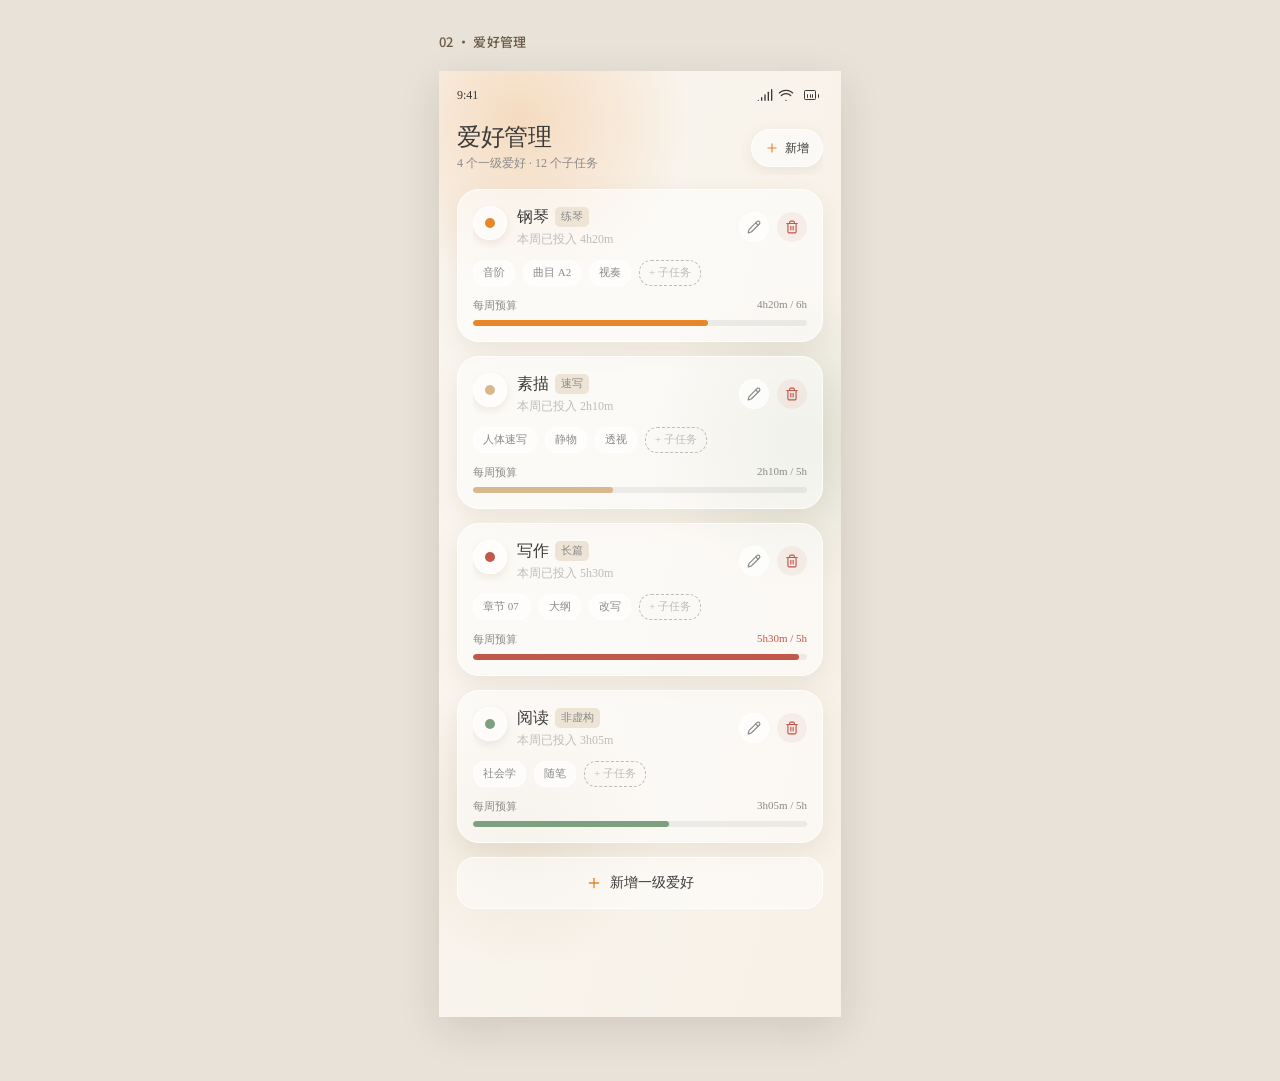
<file: pages/02-hobbies.html>
<!DOCTYPE html>
<html lang="zh-CN">
<head>
  <meta charset="UTF-8">
  <meta name="viewport" content="width=402, initial-scale=1.0">
  <title>02 · 爱好管理</title>
  <link rel="stylesheet" href="../css/font.css">
  <script src="../js/animation.js"></script>
  <style>


* {
  box-sizing: border-box;
  margin: 0;
  padding: 0;
}

ol,ul,menu {
  padding-inline-start: 0;
  list-style: none;
}

ol li::marker, ul li::before {
  letter-spacing: 0;
}

html {
  width: 100%;
  height: 100%;
}

body { 
  width: 100%;
  height: 100%;
  margin: 0;
  background-color: white;
}
    
span {
  word-break: break-word;
}

.container {
  width: 100%;
  height: 100%;
}

.scroll-container {
  height: 100%;
  width: 100%;
  overflow: auto;
}

.Pixso-canvas-0_1 {
  width: 402px;
  position: relative;
  flex-shrink: 0;
  display: flex;
  flex-direction: column;
  align-items: center;
  gap: 32px;
  margin: 0 auto;
  padding: 24px 0 48px;
}

.Pixso-frame-2_2 {
  width: 402px;
  position: relative;
  flex-shrink: 0;
}

.Pixso-canvas-0_1,.frame-content-2_7,.frame-content-2_61 {
  height: 100%;
}

.Pixso-frame-2_2,.Pixso-frame-2_192,.Pixso-frame-2_416,.Pixso-frame-2_511,.Pixso-frame-2_685,.Pixso-frame-2_938 {
  width: 402px !important;
  max-width: 402px !important;
  min-width: 402px !important;
  background-color: rgba(250, 246, 240, 1);
  overflow: hidden;
  border-radius: 0;
  box-shadow: 0 12px 40px rgba(40, 24, 12, 0.12);
  flex-shrink: 0;
}

.Pixso-frame-2_2,.frame-content-2_2 {
  display: flex;
  flex-direction: column;
  justify-content: flex-start;
  align-items: flex-start;
  min-height: 874px;
}

.Pixso-frame-2_2 {
  height: 1042px;
  overflow: hidden;
  isolation: isolate;
}

.frame-content-2_2 {
  gap: 16px;
  padding: 12px 18px 24px 18px;
  width: 100%;
  position: relative;
}

.Pixso-rectangle-2_3,.Pixso-vector-2_4,.Pixso-vector-2_5,.Pixso-vector-2_6,.Pixso-vector-2_10,.Pixso-vector-2_16,.Pixso-vector-2_22,.Pixso-vector-2_23,.Pixso-vector-2_24,.Pixso-vector-2_25,.Pixso-vector-2_33,.Pixso-vector-2_66,.Pixso-vector-2_70,.Pixso-vector-2_74,.Pixso-vector-2_78,.Pixso-vector-2_82,.Pixso-vector-2_86,.Pixso-vector-2_90,.Pixso-vector-2_94,.Pixso-vector-2_41,.Pixso-vector-2_48,.Pixso-vector-2_120,.Pixso-vector-2_130,.Pixso-vector-2_140,.Pixso-vector-2_150,.Pixso-vector-2_160,.Pixso-vector-2_165,.Pixso-vector-2_169,.Pixso-vector-2_176,.Pixso-vector-2_177,.Pixso-vector-2_179,.Pixso-vector-2_180,.Pixso-vector-2_181,.Pixso-vector-2_182,.Pixso-vector-2_183,.Pixso-vector-2_184,.Pixso-vector-2_185,.Pixso-vector-2_188,.Pixso-rectangle-2_193,.Pixso-vector-2_194,.Pixso-vector-2_195,.Pixso-vector-2_196,.Pixso-vector-2_200,.Pixso-vector-2_206,.Pixso-vector-2_212,.Pixso-vector-2_213,.Pixso-vector-2_214,.Pixso-vector-2_215,.Pixso-vector-2_222,.Pixso-vector-2_229,.Pixso-vector-2_239,.Pixso-vector-2_243,.Pixso-vector-2_267,.Pixso-vector-2_277,.Pixso-vector-2_281,.Pixso-vector-2_305,.Pixso-vector-2_315,.Pixso-vector-2_319,.Pixso-vector-2_343,.Pixso-vector-2_353,.Pixso-vector-2_357,.Pixso-vector-2_377,.Pixso-vector-2_384,.Pixso-vector-2_389,.Pixso-vector-2_393,.Pixso-vector-2_400,.Pixso-vector-2_401,.Pixso-vector-2_403,.Pixso-vector-2_404,.Pixso-vector-2_405,.Pixso-vector-2_406,.Pixso-vector-2_407,.Pixso-vector-2_408,.Pixso-vector-2_409,.Pixso-vector-2_412,.Pixso-rectangle-2_417,.Pixso-rectangle-2_939,.Pixso-vector-2_418,.Pixso-vector-2_419,.Pixso-vector-2_420,.Pixso-vector-2_424,.Pixso-vector-2_430,.Pixso-vector-2_436,.Pixso-vector-2_437,.Pixso-vector-2_438,.Pixso-vector-2_439,.Pixso-vector-2_444,.Pixso-vector-2_453,.Pixso-vector-2_455,.Pixso-vector-2_457,.Pixso-vector-2_467,.Pixso-vector-2_479,.Pixso-vector-2_485,.Pixso-vector-2_486,.Pixso-vector-2_488,.Pixso-vector-2_489,.Pixso-vector-2_501,.Pixso-vector-2_505,.Pixso-vector-2_507,.Pixso-rectangle-2_512,.Pixso-vector-2_513,.Pixso-vector-2_514,.Pixso-vector-2_515,.Pixso-vector-2_519,.Pixso-vector-2_525,.Pixso-vector-2_531,.Pixso-vector-2_532,.Pixso-vector-2_533,.Pixso-vector-2_534,.Pixso-vector-2_552,.Pixso-vector-2_553,.Pixso-vector-2_554,.Pixso-vector-2_555,.Pixso-vector-2_556,.Pixso-vector-2_562,.Pixso-vector-2_567,.Pixso-vector-2_572,.Pixso-vector-2_577,.Pixso-vector-2_582,.Pixso-vector-2_603,.Pixso-vector-2_613,.Pixso-vector-2_623,.Pixso-vector-2_633,.Pixso-vector-2_643,.Pixso-vector-2_653,.Pixso-vector-2_658,.Pixso-vector-2_662,.Pixso-vector-2_669,.Pixso-vector-2_670,.Pixso-vector-2_672,.Pixso-vector-2_673,.Pixso-vector-2_674,.Pixso-vector-2_675,.Pixso-vector-2_676,.Pixso-vector-2_677,.Pixso-vector-2_678,.Pixso-vector-2_681,.Pixso-rectangle-2_686,.Pixso-vector-2_687,.Pixso-vector-2_688,.Pixso-vector-2_689,.Pixso-vector-2_693,.Pixso-vector-2_699,.Pixso-vector-2_705,.Pixso-vector-2_706,.Pixso-vector-2_707,.Pixso-vector-2_708,.Pixso-vector-2_713,.Pixso-vector-2_718,.Pixso-vector-2_724,.Pixso-vector-2_765,.Pixso-vector-2_777,.Pixso-vector-2_789,.Pixso-vector-2_801,.Pixso-vector-2_813,.Pixso-vector-2_825,.Pixso-vector-2_837,.Pixso-vector-2_849,.Pixso-vector-2_884,.Pixso-vector-2_888,.Pixso-vector-2_894,.Pixso-vector-2_900,.Pixso-vector-2_906,.Pixso-vector-2_911,.Pixso-vector-2_915,.Pixso-vector-2_922,.Pixso-vector-2_923,.Pixso-vector-2_925,.Pixso-vector-2_926,.Pixso-vector-2_927,.Pixso-vector-2_928,.Pixso-vector-2_929,.Pixso-vector-2_930,.Pixso-vector-2_931,.Pixso-vector-2_934,.Pixso-vector-2_940,.Pixso-vector-2_941,.Pixso-vector-2_942,.Pixso-vector-2_946,.Pixso-vector-2_952,.Pixso-vector-2_958,.Pixso-vector-2_959,.Pixso-vector-2_960,.Pixso-vector-2_961,.Pixso-vector-2_968,.Pixso-vector-2_984,.Pixso-vector-2_991,.Pixso-vector-2_996,.Pixso-vector-2_1003,.Pixso-vector-2_1008,.Pixso-vector-2_1017,.Pixso-vector-2_1021,.Pixso-vector-2_1038,.Pixso-vector-2_1043,.Pixso-vector-2_1047,.Pixso-vector-2_1054,.Pixso-vector-2_1055,.Pixso-vector-2_1057,.Pixso-vector-2_1058,.Pixso-vector-2_1059,.Pixso-vector-2_1060,.Pixso-vector-2_1061,.Pixso-vector-2_1062,.Pixso-vector-2_1063,.Pixso-vector-2_1066 {
  background-size: 100% 100%;
  background-repeat: no-repeat;
}

.Pixso-rectangle-2_3,.Pixso-vector-2_4,.Pixso-vector-2_5,.Pixso-vector-2_6 {
  position: absolute;
}

.Pixso-rectangle-2_3,.Pixso-rectangle-2_193,.Pixso-rectangle-2_417,.Pixso-rectangle-2_939,.Pixso-rectangle-2_512,.Pixso-vector-2_552,.Pixso-vector-2_553,.Pixso-vector-2_554,.Pixso-vector-2_555,.Pixso-vector-2_556,.Pixso-rectangle-2_686 {
  left: 0px;
  top: 0px;
}

.Pixso-rectangle-2_3 {
  width: 402px;
  height: 1400px;
  z-index: 1;
  background-image: url("data:image/svg+xml;utf8,%3Csvg%20viewBox%3D'0%200%20402%201400'%20preserveAspectRatio%3D'none'%20xmlns%3D'http%3A%2F%2Fwww.w3.org%2F2000%2Fsvg'%3E%0A%20%20%20%20%20%20%3Cdefs%3E%0A%20%20%20%20%20%20%20%20%3ClinearGradient%20id%3D'grad'%20gradientUnits%3D'objectBoundingBox'%20x1%3D'0'%20y1%3D'0.5'%20x2%3D'1'%20y2%3D'0.5'%20gradientTransform%3D'matrix(1.0000%2C%201.0000%2C%20-1.0000%2C%201.0000%2C%200.5000%2C%20-0.5000)'%3E%0A%20%20%20%20%20%20%20%20%20%20%3Cstop%20stop-color%3D'rgba(250%2C246%2C240%2C1)'%20offset%3D'0'%2F%3E%3Cstop%20stop-color%3D'rgba(246%2C239%2C228%2C1)'%20offset%3D'1'%2F%3E%0A%20%20%20%20%20%20%20%20%3C%2FlinearGradient%3E%0A%20%20%20%20%20%20%3C%2Fdefs%3E%0A%20%20%20%20%20%20%3Crect%20width%3D'100%25'%20height%3D'100%25'%20fill%3D'url(%23grad)'%2F%3E%0A%20%20%20%20%3C%2Fsvg%3E");
  background-position: center;
}

.Pixso-vector-2_4,.Pixso-vector-2_194,.Pixso-vector-2_418,.Pixso-vector-2_513,.Pixso-vector-2_687,.Pixso-vector-2_940 {
  left: -90px;
  top: -120px;
}

.Pixso-vector-2_4 {
  width: 340px;
  height: 340px;
  background-image: url(../image/glow14.svg);
  z-index: 2;
}

.Pixso-vector-2_5,.Pixso-vector-2_195,.Pixso-vector-2_419,.Pixso-vector-2_514,.Pixso-vector-2_688,.Pixso-vector-2_941 {
  left: 210px;
  top: 220px;
}

.Pixso-vector-2_5 {
  width: 300px;
  height: 300px;
  background-image: url(../image/glow24.svg);
  z-index: 3;
}

.Pixso-vector-2_6,.Pixso-vector-2_196,.Pixso-vector-2_420,.Pixso-vector-2_515,.Pixso-vector-2_689,.Pixso-vector-2_942 {
  left: -60px;
  top: 620px;
}

.Pixso-vector-2_6 {
  width: 280px;
  height: 280px;
  background-image: url(../image/glow34.svg);
  z-index: 4;
}

.Pixso-frame-2_7,.frame-content-2_7,.frame-content-2_61 {
  width: 100%;
  position: relative;
  display: flex;
  flex-direction: row;
  justify-content: space-between;
  align-items: center;
}

.Pixso-frame-2_7 {
  height: 24px;
  overflow: hidden;
  flex-shrink: 0;
  z-index: 5;
}

.Pixso-paragraph-2_8,.Pixso-paragraph-2_37,.Pixso-paragraph-2_29,.Pixso-paragraph-2_30,.Pixso-paragraph-2_63,.Pixso-paragraph-2_62,.Pixso-paragraph-2_68,.Pixso-paragraph-2_72,.Pixso-paragraph-2_76,.Pixso-paragraph-2_80,.Pixso-paragraph-2_84,.Pixso-paragraph-2_88,.Pixso-paragraph-2_92,.Pixso-paragraph-2_96,.Pixso-paragraph-2_123,.Pixso-paragraph-2_133,.Pixso-paragraph-2_143,.Pixso-paragraph-2_153,.Pixso-paragraph-2_167,.Pixso-paragraph-2_173,.Pixso-paragraph-2_186,.Pixso-paragraph-2_191,.Pixso-paragraph-2_100,.Pixso-paragraph-2_101,.Pixso-paragraph-2_106,.Pixso-paragraph-2_111,.Pixso-paragraph-2_102,.Pixso-paragraph-2_107,.Pixso-paragraph-2_112,.Pixso-paragraph-2_105,.Pixso-paragraph-2_110,.Pixso-paragraph-2_42,.Pixso-paragraph-2_50,.Pixso-paragraph-2_59,.Pixso-paragraph-2_121,.Pixso-paragraph-2_131,.Pixso-paragraph-2_141,.Pixso-paragraph-2_151,.Pixso-paragraph-2_44,.Pixso-paragraph-2_45,.Pixso-paragraph-2_55,.Pixso-paragraph-2_115,.Pixso-paragraph-2_116,.Pixso-paragraph-2_124,.Pixso-paragraph-2_134,.Pixso-paragraph-2_144,.Pixso-paragraph-2_154,.Pixso-paragraph-2_220,.Pixso-paragraph-2_163,.Pixso-paragraph-2_198,.Pixso-paragraph-2_219,.Pixso-paragraph-2_225,.Pixso-paragraph-2_233,.Pixso-paragraph-2_235,.Pixso-paragraph-2_251,.Pixso-paragraph-2_253,.Pixso-paragraph-2_255,.Pixso-paragraph-2_260,.Pixso-paragraph-2_236,.Pixso-paragraph-2_257,.Pixso-paragraph-2_261,.Pixso-paragraph-2_271,.Pixso-paragraph-2_273,.Pixso-paragraph-2_289,.Pixso-paragraph-2_291,.Pixso-paragraph-2_293,.Pixso-paragraph-2_298,.Pixso-paragraph-2_274,.Pixso-paragraph-2_295,.Pixso-paragraph-2_299,.Pixso-paragraph-2_309,.Pixso-paragraph-2_311,.Pixso-paragraph-2_327,.Pixso-paragraph-2_329,.Pixso-paragraph-2_331,.Pixso-paragraph-2_336,.Pixso-paragraph-2_312,.Pixso-paragraph-2_333,.Pixso-paragraph-2_337,.Pixso-paragraph-2_347,.Pixso-paragraph-2_483,.Pixso-paragraph-2_598,.Pixso-paragraph-2_881,.Pixso-paragraph-2_973,.Pixso-paragraph-2_1030,.Pixso-paragraph-2_349,.Pixso-paragraph-2_365,.Pixso-paragraph-2_367,.Pixso-paragraph-2_372,.Pixso-paragraph-2_387,.Pixso-paragraph-2_397,.Pixso-paragraph-2_410,.Pixso-paragraph-2_415,.Pixso-paragraph-2_606,.Pixso-paragraph-2_616,.Pixso-paragraph-2_626,.Pixso-paragraph-2_636,.Pixso-paragraph-2_646,.Pixso-paragraph-2_656,.Pixso-paragraph-2_660,.Pixso-paragraph-2_679,.Pixso-paragraph-2_684,.Pixso-paragraph-2_909,.Pixso-paragraph-2_913,.Pixso-paragraph-2_919,.Pixso-paragraph-2_937,.Pixso-paragraph-2_1041,.Pixso-paragraph-2_1045,.Pixso-paragraph-2_1051,.Pixso-paragraph-2_1064,.Pixso-paragraph-2_350,.Pixso-paragraph-2_369,.Pixso-paragraph-2_728,.Pixso-paragraph-2_730,.Pixso-paragraph-2_732,.Pixso-paragraph-2_734,.Pixso-paragraph-2_736,.Pixso-paragraph-2_738,.Pixso-paragraph-2_740,.Pixso-paragraph-2_1033,.Pixso-paragraph-2_1034,.Pixso-paragraph-2_373,.Pixso-paragraph-2_380,.Pixso-paragraph-2_604,.Pixso-paragraph-2_614,.Pixso-paragraph-2_624,.Pixso-paragraph-2_634,.Pixso-paragraph-2_644,.Pixso-paragraph-2_989,.Pixso-paragraph-2_1001,.Pixso-paragraph-2_1015,.Pixso-paragraph-2_391,.Pixso-paragraph-2_666,.Pixso-paragraph-2_932,.Pixso-paragraph-2_1069,.Pixso-paragraph-2_422,.Pixso-paragraph-2_517,.Pixso-paragraph-2_548,.Pixso-paragraph-2_691,.Pixso-paragraph-2_944,.Pixso-paragraph-2_446,.Pixso-paragraph-2_537,.Pixso-paragraph-2_711,.Pixso-paragraph-2_964,.Pixso-paragraph-2_447,.Pixso-paragraph-2_599,.Pixso-paragraph-2_722,.Pixso-paragraph-2_882,.Pixso-paragraph-2_887,.Pixso-paragraph-2_893,.Pixso-paragraph-2_899,.Pixso-paragraph-2_990,.Pixso-paragraph-2_1002,.Pixso-paragraph-2_1016,.Pixso-paragraph-2_450,.Pixso-paragraph-2_459,.Pixso-paragraph-2_469,.Pixso-paragraph-2_481,.Pixso-paragraph-2_491,.Pixso-paragraph-2_503,.Pixso-paragraph-2_454,.Pixso-paragraph-2_721,.Pixso-paragraph-2_462,.Pixso-paragraph-2_466,.Pixso-paragraph-2_498,.Pixso-paragraph-2_500,.Pixso-paragraph-2_589,.Pixso-paragraph-2_591,.Pixso-paragraph-2_593,.Pixso-paragraph-2_595,.Pixso-paragraph-2_464,.Pixso-paragraph-2_587,.Pixso-paragraph-2_471,.Pixso-paragraph-2_474,.Pixso-paragraph-2_476,.Pixso-paragraph-2_478,.Pixso-paragraph-2_564,.Pixso-paragraph-2_569,.Pixso-paragraph-2_574,.Pixso-paragraph-2_579,.Pixso-paragraph-2_584,.Pixso-paragraph-2_494,.Pixso-paragraph-2_496,.Pixso-paragraph-2_504,.Pixso-paragraph-2_1031,.Pixso-paragraph-2_509,.Pixso-paragraph-2_510,.Pixso-paragraph-2_538,.Pixso-paragraph-2_546,.Pixso-paragraph-2_563,.Pixso-paragraph-2_568,.Pixso-paragraph-2_573,.Pixso-paragraph-2_578,.Pixso-paragraph-2_583,.Pixso-paragraph-2_607,.Pixso-paragraph-2_617,.Pixso-paragraph-2_627,.Pixso-paragraph-2_637,.Pixso-paragraph-2_647,.Pixso-paragraph-2_890,.Pixso-paragraph-2_896,.Pixso-paragraph-2_902,.Pixso-paragraph-2_965,.Pixso-paragraph-2_541,.Pixso-paragraph-2_543,.Pixso-paragraph-2_557,.Pixso-paragraph-2_558,.Pixso-paragraph-2_714,.Pixso-paragraph-2_756,.Pixso-paragraph-2_760,.Pixso-paragraph-2_764,.Pixso-paragraph-2_768,.Pixso-paragraph-2_772,.Pixso-paragraph-2_776,.Pixso-paragraph-2_780,.Pixso-paragraph-2_784,.Pixso-paragraph-2_788,.Pixso-paragraph-2_792,.Pixso-paragraph-2_796,.Pixso-paragraph-2_800,.Pixso-paragraph-2_804,.Pixso-paragraph-2_808,.Pixso-paragraph-2_812,.Pixso-paragraph-2_816,.Pixso-paragraph-2_820,.Pixso-paragraph-2_824,.Pixso-paragraph-2_828,.Pixso-paragraph-2_832,.Pixso-paragraph-2_840,.Pixso-paragraph-2_844,.Pixso-paragraph-2_848,.Pixso-paragraph-2_852,.Pixso-paragraph-2_856,.Pixso-paragraph-2_860,.Pixso-paragraph-2_864,.Pixso-paragraph-2_868,.Pixso-paragraph-2_872,.Pixso-paragraph-2_876,.Pixso-paragraph-2_836,.Pixso-paragraph-2_883,.Pixso-paragraph-2_889,.Pixso-paragraph-2_895,.Pixso-paragraph-2_901,.Pixso-paragraph-2_974,.Pixso-paragraph-2_976,.Pixso-paragraph-2_977,.Pixso-paragraph-2_1025,.Pixso-paragraph-2_1026,.Pixso-paragraph-2_1028 {
  font-weight: 400;
  text-decoration: none;
  flex-grow: 0;
}

.Pixso-paragraph-2_8,.Pixso-paragraph-2_37,.Pixso-paragraph-2_29,.Pixso-paragraph-2_30,.Pixso-paragraph-2_63,.Pixso-paragraph-2_62 {
  width: auto;
  height: auto;
}

.Pixso-paragraph-2_8,.Pixso-paragraph-2_37 {
  font-size: 12px;
  font-family: "Noto Sans SC-SemiBold";
  text-align: left;
  letter-spacing: 0px;
  color: rgba(58, 58, 58, 1);
  position: relative;
  flex-shrink: 0;
  white-space: pre;
}

.Pixso-frame-2_9,.frame-content-2_9 {
  position: relative;
  display: flex;
  flex-direction: row;
  justify-content: flex-start;
  align-items: center;
}

.Pixso-frame-2_9 {
  width: 66px;
  height: 16px;
  overflow: hidden;
  flex-shrink: 0;
}

.frame-content-2_9 {
  gap: 5px;
  width: 100%;
  height: 100%;
}

.Pixso-vector-2_10,.Pixso-vector-2_16 {
  width: 16px;
  height: 16px;
  position: relative;
  flex-shrink: 0;
}

.Pixso-vector-2_10 {
  background-image: url(../image/signal4.svg);
}

.Pixso-vector-2_16 {
  background-image: url(../image/wifi4.svg);
}

.Pixso-frame-2_21 {
  width: 24px;
  height: 16px;
  position: relative;
  flex-shrink: 0;
}

.Pixso-vector-2_22,.Pixso-vector-2_23,.Pixso-vector-2_24,.Pixso-vector-2_25 {
  height: 25%;
  position: absolute;
  top: 41.67%;
  bottom: 33.33%;
}

.Pixso-vector-2_22,.Pixso-vector-2_212,.Pixso-vector-2_436,.Pixso-vector-2_531,.Pixso-vector-2_705,.Pixso-vector-2_958 {
  left: 44.44%;
  right: 50%;
}

.Pixso-vector-2_22 {
  width: 5.56%;
  background-image: url(../image/Vector_2_22.svg);
}

.Pixso-vector-2_23,.Pixso-vector-2_213,.Pixso-vector-2_437,.Pixso-vector-2_532,.Pixso-vector-2_706,.Pixso-vector-2_959 {
  left: 55.56%;
  right: 38.89%;
}

.Pixso-vector-2_23 {
  width: 5.55%;
  background-image: url(../image/Vector_2_23.svg);
}

.Pixso-vector-2_24,.Pixso-vector-2_214,.Pixso-vector-2_438,.Pixso-vector-2_533,.Pixso-vector-2_707,.Pixso-vector-2_960 {
  left: 77.78%;
  right: 16.67%;
}

.Pixso-vector-2_24 {
  width: 5.55%;
  background-image: url(../image/Vector_2_24.svg);
}

.Pixso-vector-2_25 {
  width: 5.56%;
  background-image: url(../image/Vector_2_25.svg);
  left: 33.33%;
  right: 61.11%;
}

.Pixso-rectangle-2_26 {
  width: 100%;
  height: 100%;
  position: relative;
  border-radius: 1.333333px 1.333333px 1.333333px 1.333333px;
  z-index: 0;
}

.stroke-wrapper-2_26,.stroke-wrapper-2_216,.stroke-wrapper-2_440,.stroke-wrapper-2_535,.stroke-wrapper-2_709,.stroke-wrapper-2_962 {
  left: 22.22%;
  top: 25%;
  right: 33.33%;
  bottom: 25%;
}

.stroke-wrapper-2_26 {
  position: absolute;
  isolation: isolate;
  width: 44.45%;
  height: 50%;
}

.stroke-2_26,.stroke-2_216,.stroke-2_440,.stroke-2_535,.stroke-2_709,.stroke-2_962,.stroke-2_487 {
  inset: -0.6666665px -0.6666665px -0.6666665px -0.6666665px;
  border-width: 1.333333px 1.333333px 1.333333px 1.333333px;
}

.stroke-2_26,.stroke-2_27,.stroke-2_32,.stroke-2_60,.stroke-2_99,.stroke-2_104,.stroke-2_109,.stroke-2_38,.stroke-2_113,.stroke-2_47,.stroke-2_56,.stroke-2_53,.stroke-2_54,.stroke-2_58,.stroke-2_158,.stroke-2_226,.stroke-2_178,.stroke-2_216,.stroke-2_221,.stroke-2_238,.stroke-2_250,.stroke-2_252,.stroke-2_254,.stroke-2_256,.stroke-2_264,.stroke-2_276,.stroke-2_288,.stroke-2_290,.stroke-2_292,.stroke-2_294,.stroke-2_302,.stroke-2_314,.stroke-2_326,.stroke-2_328,.stroke-2_330,.stroke-2_332,.stroke-2_340,.stroke-2_352,.stroke-2_364,.stroke-2_366,.stroke-2_983,.stroke-2_995,.stroke-2_1007,.stroke-2_368,.stroke-2_376,.stroke-2_544,.stroke-2_382,.stroke-2_651,.stroke-2_904,.stroke-2_980,.stroke-2_1029,.stroke-2_1036,.stroke-2_402,.stroke-2_671,.stroke-2_1056,.stroke-2_440,.stroke-2_535,.stroke-2_709,.stroke-2_962,.stroke-2_443,.stroke-2_461,.stroke-2_465,.stroke-2_588,.stroke-2_590,.stroke-2_592,.stroke-2_594,.stroke-2_717,.stroke-2_723,.stroke-2_473,.stroke-2_475,.stroke-2_477,.stroke-2_712,.stroke-2_487,.stroke-2_497,.stroke-2_499,.stroke-2_539,.stroke-2_549,.stroke-2_596,.stroke-2_715,.stroke-2_878,.stroke-2_835,.stroke-2_924,.stroke-2_966,.stroke-2_1019 {
  pointer-events: none;
  box-sizing: border-box;
}

.stroke-2_26 {
  position: absolute;
  border-radius: 1.333333px 1.333333px 1.333333px 1.333333px;
  z-index: 1;
  border-style: solid;
  border-color: rgba(58, 58, 58, 1);
}

.Pixso-frame-2_27,.frame-content-2_27 {
  width: 100%;
  height: 100%;
  position: relative;
  display: flex;
  flex-direction: row;
  justify-content: space-between;
  align-items: center;
}

.Pixso-frame-2_27 {
  overflow: hidden;
  flex-shrink: 0;
  z-index: 1;
  border-radius: 18px 18px 18px 18px;
  box-shadow: 0px 6px 20px 0px rgba(140, 115, 85, 0.133333) ;
  background-color: rgba(255, 255, 255, 0.54902);
}

.frame-content-2_27 {
  padding: 0px 14px 0px 14px;
}

.stroke-wrapper-2_27 {
  position: relative;
  isolation: isolate;
  width: 100%;
  height: 56px;
  display: flex;
  flex-shrink: 0;
}

.stroke-2_27 {
  position: absolute;
  inset: 0px;
  border-radius: 18px 18px 18px 18px;
  z-index: 0;
  border-width: 1px 1px 1px 1px;
  border-style: solid;
  border-color: rgba(255, 255, 255, 0.85098);
}

.Pixso-frame-2_28,.frame-content-2_28 {
  position: relative;
  display: flex;
  flex-direction: column;
  justify-content: flex-start;
  align-items: flex-start;
}

.Pixso-frame-2_28 {
  width: 136px;
  height: 43px;
  overflow: hidden;
  flex-shrink: 0;
}

.frame-content-2_28 {
  gap: 1px;
  width: 100%;
  height: 100%;
}

.Pixso-paragraph-2_29,.Pixso-paragraph-2_30,.Pixso-paragraph-2_63 {
  text-align: left;
  letter-spacing: 0px;
  position: relative;
  flex-shrink: 0;
  white-space: pre;
}

.Pixso-paragraph-2_29 {
  font-size: 18px;
  font-family: "Noto Sans SC-SemiBold";
  color: rgba(58, 58, 58, 1);
}

.Pixso-paragraph-2_30,.Pixso-paragraph-2_63,.Pixso-paragraph-2_116 {
  font-size: 11px;
  font-family: "Noto Sans SC-Regular";
  color: rgba(189, 189, 189, 1);
}

.Pixso-frame-2_31,.frame-content-2_31,.Pixso-frame-2_32,.frame-content-2_32,.frame-content-2_36 {
  position: relative;
  display: flex;
  align-items: center;
}

.Pixso-frame-2_31,.frame-content-2_31 {
  flex-direction: row;
  justify-content: flex-start;
}

.Pixso-frame-2_31 {
  width: 78px;
  height: 34px;
  overflow: hidden;
  flex-shrink: 0;
}

.frame-content-2_31 {
  gap: 10px;
  width: 100%;
  height: 100%;
}

.Pixso-frame-2_32,.frame-content-2_32,.frame-content-2_36 {
  width: 100%;
  height: 100%;
  flex-direction: column;
  justify-content: center;
}

.Pixso-frame-2_32 {
  overflow: hidden;
  flex-shrink: 0;
  border-radius: 17px 17px 17px 17px;
  z-index: 1;
  background-color: rgba(255, 255, 255, 0.54902);
}

.stroke-wrapper-2_32 {
  position: relative;
  isolation: isolate;
  width: 34px;
  height: 34px;
  display: flex;
  flex-shrink: 0;
}

.stroke-2_32 {
  position: absolute;
  inset: 0px;
  border-radius: 17px 17px 17px 17px;
  z-index: 0;
  border-width: 1px 1px 1px 1px;
  border-style: solid;
  border-color: rgba(255, 255, 255, 0.85098);
}

.Pixso-vector-2_33,.Pixso-frame-2_36,.Pixso-frame-2_60,.Pixso-frame-2_61,.Pixso-paragraph-2_62,.Pixso-frame-2_64 {
  position: relative;
  flex-shrink: 0;
}

.Pixso-vector-2_33 {
  width: 16px;
  height: 16px;
  background-image: url(../image/bell.svg);
}

.Pixso-frame-2_36,.Pixso-frame-2_60 {
  overflow: hidden;
  display: flex;
  flex-direction: column;
}

.Pixso-frame-2_36 {
  width: 34px;
  height: 34px;
  justify-content: center;
  align-items: center;
  border-radius: 17px 17px 17px 17px;
  background-color: rgba(237, 228, 214, 1);
}

.Pixso-frame-2_60 {
  width: 100%;
  height: 100%;
  z-index: 1;
  justify-content: flex-start;
  align-items: flex-start;
  border-radius: 24px 24px 24px 24px;
  box-shadow: 0px 8px 24px 0px rgba(140, 115, 85, 0.121569) ;
  background-color: rgba(255, 255, 255, 0.54902);
}

.frame-content-2_60,.stroke-wrapper-2_60 {
  display: flex;
  width: 100%;
  position: relative;
}

.frame-content-2_60 {
  flex-direction: column;
  gap: 12px;
  align-items: flex-start;
  justify-content: flex-start;
  padding: 16px 14px 16px 14px;
  height: 100%;
}

.stroke-wrapper-2_60 {
  isolation: isolate;
  height: 216px;
  flex-shrink: 0;
}

.stroke-2_60 {
  position: absolute;
  inset: 0px;
  border-radius: 24px 24px 24px 24px;
  z-index: 0;
  border-width: 1px 1px 1px 1px;
  border-style: solid;
  border-color: rgba(255, 255, 255, 0.85098);
}

.Pixso-frame-2_61 {
  width: 100%;
  height: 20px;
  overflow: hidden;
  display: flex;
  flex-direction: row;
  justify-content: space-between;
  align-items: center;
}

.Pixso-paragraph-2_62 {
  font-size: 14px;
  font-family: "Noto Sans SC-Medium";
  text-align: left;
  letter-spacing: 0px;
  color: rgba(58, 58, 58, 1);
  white-space: pre;
}

.Pixso-frame-2_64 {
  width: 100%;
  height: 152px;
  overflow: hidden;
  display: flex;
  flex-direction: row;
  justify-content: flex-start;
  align-items: flex-start;
}

.frame-content-2_64,.Pixso-frame-2_65,.frame-content-2_65 {
  display: flex;
  justify-content: flex-start;
  position: relative;
}

.frame-content-2_64,.frame-content-2_249,.frame-content-2_287,.frame-content-2_325,.frame-content-2_363,.frame-content-2_460,.frame-content-2_492,.frame-content-2_585,.frame-content-2_741 {
  flex-wrap: wrap;
  align-content: flex-start;
}

.frame-content-2_64 {
  flex-direction: row;
  gap: 12px 10px;
  align-items: flex-start;
  width: 100%;
  height: 100%;
}

.Pixso-frame-2_65,.frame-content-2_65 {
  flex-direction: column;
  align-items: center;
}

.Pixso-frame-2_65 {
  width: 68px;
  height: 70px;
  overflow: hidden;
  flex-shrink: 0;
}

.frame-content-2_65 {
  gap: 6px;
  width: 100%;
  height: 100%;
}

.Pixso-vector-2_66 {
  position: absolute;
  inset: -25% -25% -25% -25% ;
  background-image: url(../image/Frame_2_66.svg);
}

.vector-wrapper-2_66,.Pixso-paragraph-2_68,.Pixso-frame-2_69 {
  position: relative;
  flex-shrink: 0;
}

.vector-wrapper-2_66 {
  display: flex;
  flex-direction: column;
  justify-content: center;
  align-items: center;
  width: 48px;
  height: 48px;
}

.Pixso-paragraph-2_68 {
  font-size: 11px;
  font-family: "Noto Sans SC-Medium";
  text-align: left;
  letter-spacing: 0px;
  color: rgba(138, 138, 138, 1);
  width: auto;
  height: auto;
  white-space: pre;
}

.Pixso-frame-2_69,.frame-content-2_69 {
  display: flex;
  flex-direction: column;
  justify-content: flex-start;
  align-items: center;
}

.Pixso-frame-2_69 {
  width: 68px;
  height: 70px;
  overflow: hidden;
}

.frame-content-2_69 {
  gap: 6px;
  width: 100%;
  height: 100%;
  position: relative;
}

.Pixso-vector-2_70 {
  position: absolute;
  inset: -25% -25% -25% -25% ;
  background-image: url(../image/Frame_2_70.svg);
}

.vector-wrapper-2_70,.Pixso-paragraph-2_72,.Pixso-frame-2_73 {
  position: relative;
  flex-shrink: 0;
}

.vector-wrapper-2_70 {
  display: flex;
  flex-direction: column;
  justify-content: center;
  align-items: center;
  width: 48px;
  height: 48px;
}

.Pixso-paragraph-2_72 {
  font-size: 11px;
  font-family: "Noto Sans SC-Medium";
  text-align: left;
  letter-spacing: 0px;
  color: rgba(138, 138, 138, 1);
  width: auto;
  height: auto;
  white-space: pre;
}

.Pixso-frame-2_73,.frame-content-2_73 {
  display: flex;
  flex-direction: column;
  justify-content: flex-start;
  align-items: center;
}

.Pixso-frame-2_73 {
  width: 68px;
  height: 70px;
  overflow: hidden;
}

.frame-content-2_73 {
  gap: 6px;
  width: 100%;
  height: 100%;
  position: relative;
}

.Pixso-vector-2_74 {
  position: absolute;
  inset: -25% -25% -25% -25% ;
  background-image: url(../image/Frame_2_74.svg);
}

.vector-wrapper-2_74,.Pixso-paragraph-2_76,.Pixso-frame-2_77 {
  position: relative;
  flex-shrink: 0;
}

.vector-wrapper-2_74 {
  display: flex;
  flex-direction: column;
  justify-content: center;
  align-items: center;
  width: 48px;
  height: 48px;
}

.Pixso-paragraph-2_76 {
  font-size: 11px;
  font-family: "Noto Sans SC-Medium";
  text-align: left;
  letter-spacing: 0px;
  color: rgba(138, 138, 138, 1);
  width: auto;
  height: auto;
  white-space: pre;
}

.Pixso-frame-2_77,.frame-content-2_77 {
  display: flex;
  flex-direction: column;
  justify-content: flex-start;
  align-items: center;
}

.Pixso-frame-2_77 {
  width: 68px;
  height: 70px;
  overflow: hidden;
}

.frame-content-2_77 {
  gap: 6px;
  width: 100%;
  height: 100%;
  position: relative;
}

.Pixso-vector-2_78 {
  position: absolute;
  inset: -25% -25% -25% -25% ;
  background-image: url(../image/Frame_2_78.svg);
}

.vector-wrapper-2_78,.Pixso-paragraph-2_80,.Pixso-frame-2_81 {
  position: relative;
  flex-shrink: 0;
}

.vector-wrapper-2_78 {
  display: flex;
  flex-direction: column;
  justify-content: center;
  align-items: center;
  width: 48px;
  height: 48px;
}

.Pixso-paragraph-2_80 {
  font-size: 11px;
  font-family: "Noto Sans SC-Medium";
  text-align: left;
  letter-spacing: 0px;
  color: rgba(138, 138, 138, 1);
  width: auto;
  height: auto;
  white-space: pre;
}

.Pixso-frame-2_81,.frame-content-2_81 {
  display: flex;
  flex-direction: column;
  justify-content: flex-start;
  align-items: center;
}

.Pixso-frame-2_81 {
  width: 68px;
  height: 70px;
  overflow: hidden;
}

.frame-content-2_81 {
  gap: 6px;
  width: 100%;
  height: 100%;
  position: relative;
}

.Pixso-vector-2_82 {
  position: absolute;
  inset: -25% -25% -25% -25% ;
  background-image: url(../image/Frame_2_82.svg);
}

.vector-wrapper-2_82,.Pixso-paragraph-2_84,.Pixso-frame-2_85 {
  position: relative;
  flex-shrink: 0;
}

.vector-wrapper-2_82 {
  display: flex;
  flex-direction: column;
  justify-content: center;
  align-items: center;
  width: 48px;
  height: 48px;
}

.Pixso-paragraph-2_84 {
  font-size: 11px;
  font-family: "Noto Sans SC-Medium";
  text-align: left;
  letter-spacing: 0px;
  color: rgba(138, 138, 138, 1);
  width: auto;
  height: auto;
  white-space: pre;
}

.Pixso-frame-2_85,.frame-content-2_85 {
  display: flex;
  flex-direction: column;
  justify-content: flex-start;
  align-items: center;
}

.Pixso-frame-2_85 {
  width: 68px;
  height: 70px;
  overflow: hidden;
}

.frame-content-2_85 {
  gap: 6px;
  width: 100%;
  height: 100%;
  position: relative;
}

.Pixso-vector-2_86 {
  position: absolute;
  inset: -25% -25% -25% -25% ;
  background-image: url(../image/Frame_2_86.svg);
}

.vector-wrapper-2_86,.Pixso-paragraph-2_88,.Pixso-frame-2_89 {
  position: relative;
  flex-shrink: 0;
}

.vector-wrapper-2_86 {
  display: flex;
  flex-direction: column;
  justify-content: center;
  align-items: center;
  width: 48px;
  height: 48px;
}

.Pixso-paragraph-2_88 {
  font-size: 11px;
  font-family: "Noto Sans SC-Medium";
  text-align: left;
  letter-spacing: 0px;
  color: rgba(138, 138, 138, 1);
  width: auto;
  height: auto;
  white-space: pre;
}

.Pixso-frame-2_89,.frame-content-2_89 {
  display: flex;
  flex-direction: column;
  justify-content: flex-start;
  align-items: center;
}

.Pixso-frame-2_89 {
  width: 68px;
  height: 70px;
  overflow: hidden;
}

.frame-content-2_89 {
  gap: 6px;
  width: 100%;
  height: 100%;
  position: relative;
}

.Pixso-vector-2_90 {
  position: absolute;
  inset: -25% -25% -25% -25% ;
  background-image: url(../image/Frame_2_90.svg);
}

.vector-wrapper-2_90,.Pixso-paragraph-2_92,.Pixso-frame-2_93 {
  position: relative;
  flex-shrink: 0;
}

.vector-wrapper-2_90 {
  display: flex;
  flex-direction: column;
  justify-content: center;
  align-items: center;
  width: 48px;
  height: 48px;
}

.Pixso-paragraph-2_92 {
  font-size: 11px;
  font-family: "Noto Sans SC-Medium";
  text-align: left;
  letter-spacing: 0px;
  color: rgba(138, 138, 138, 1);
  width: auto;
  height: auto;
  white-space: pre;
}

.Pixso-frame-2_93,.frame-content-2_93 {
  display: flex;
  flex-direction: column;
  justify-content: flex-start;
  align-items: center;
}

.Pixso-frame-2_93 {
  width: 68px;
  height: 70px;
  overflow: hidden;
}

.frame-content-2_93 {
  gap: 6px;
  width: 100%;
  height: 100%;
  position: relative;
}

.Pixso-vector-2_94 {
  position: absolute;
  inset: -25% -25% -25% -25% ;
  background-image: url(../image/Frame_2_94.svg);
}

.vector-wrapper-2_94 {
  position: relative;
  flex-shrink: 0;
  display: flex;
  flex-direction: column;
  justify-content: center;
  align-items: center;
  width: 48px;
  height: 48px;
}

.Pixso-paragraph-2_96,.Pixso-paragraph-2_123,.Pixso-paragraph-2_133,.Pixso-paragraph-2_143,.Pixso-paragraph-2_153,.Pixso-paragraph-2_167,.Pixso-paragraph-2_173,.Pixso-paragraph-2_186,.Pixso-paragraph-2_191 {
  font-size: 11px;
  font-family: "Noto Sans SC-Medium";
  text-align: left;
  letter-spacing: 0px;
  color: rgba(138, 138, 138, 1);
  width: auto;
  height: auto;
  position: relative;
  flex-shrink: 0;
  white-space: pre;
}

.Pixso-frame-2_97,.frame-content-2_97,.Pixso-frame-2_98,.Pixso-frame-2_103,.Pixso-frame-2_108,.frame-content-2_98,.frame-content-2_103,.frame-content-2_108,.Pixso-frame-2_99,.Pixso-frame-2_104,.Pixso-frame-2_109,.frame-content-2_99,.frame-content-2_104,.frame-content-2_109 {
  width: 100%;
  position: relative;
  display: flex;
  justify-content: flex-start;
  align-items: flex-start;
}

.Pixso-frame-2_97 {
  height: 92px;
  overflow: hidden;
  flex-shrink: 0;
  z-index: 8;
  flex-direction: row;
}

.frame-content-2_97 {
  flex-direction: row;
  gap: 10px;
  height: 100%;
}

.Pixso-frame-2_98,.Pixso-frame-2_103,.Pixso-frame-2_108 {
  height: 92px;
  overflow: hidden;
  flex-shrink: 1;
  flex-direction: column;
  min-width: 0;
  flex-grow: 1;
  flex-basis: 0;
}

.frame-content-2_98,.frame-content-2_103,.frame-content-2_108 {
  flex-direction: column;
  min-width: 0;
  height: 100%;
}

.Pixso-frame-2_99,.Pixso-frame-2_104,.Pixso-frame-2_109 {
  height: 100%;
  overflow: hidden;
  flex-shrink: 0;
  flex-direction: column;
  border-radius: 18px 18px 18px 18px;
  z-index: 1;
  box-shadow: 0px 6px 18px 0px rgba(140, 115, 85, 0.121569) ;
  background-color: rgba(255, 255, 255, 0.54902);
}

.frame-content-2_99,.frame-content-2_104,.frame-content-2_109 {
  flex-direction: column;
  gap: 4px;
  padding: 12px 12px 12px 12px;
  height: 100%;
}

.stroke-wrapper-2_99,.stroke-wrapper-2_104,.stroke-wrapper-2_109 {
  position: relative;
  isolation: isolate;
  width: 100%;
  height: 92px;
  display: flex;
  flex-shrink: 0;
}

.stroke-2_99,.stroke-2_104,.stroke-2_109 {
  position: absolute;
  inset: 0px;
  border-radius: 18px 18px 18px 18px;
  z-index: 0;
  border-width: 1px 1px 1px 1px;
  border-style: solid;
  border-color: rgba(255, 255, 255, 0.85098);
}

.Pixso-paragraph-2_100,.Pixso-paragraph-2_101,.Pixso-paragraph-2_106,.Pixso-paragraph-2_111,.Pixso-paragraph-2_102,.Pixso-paragraph-2_107,.Pixso-paragraph-2_112,.Pixso-paragraph-2_105,.Pixso-paragraph-2_110 {
  text-align: left;
  height: auto;
  position: relative;
  flex-shrink: 0;
}

.Pixso-paragraph-2_100 {
  font-size: 20px;
  font-family: "Noto Sans SC-Regular";
  letter-spacing: -0.5px;
  color: rgba(232, 134, 42, 1);
  width: auto;
  white-space: pre;
}

.Pixso-paragraph-2_101,.Pixso-paragraph-2_106,.Pixso-paragraph-2_111 {
  font-size: 12px;
  font-family: "Noto Sans SC-Regular";
  letter-spacing: 0px;
  font-feature-settings: "locl" 0;
  color: rgba(138, 138, 138, 1);
  width: 100%;
}

.Pixso-paragraph-2_102,.Pixso-paragraph-2_107,.Pixso-paragraph-2_112 {
  font-size: 11px;
  font-family: "Noto Sans SC-Medium";
  letter-spacing: 0px;
  font-feature-settings: "locl" 0;
  color: rgba(189, 189, 189, 1);
  width: 100%;
}

.Pixso-paragraph-2_105,.Pixso-paragraph-2_110 {
  font-size: 20px;
  font-family: "Noto Sans SC-Regular";
  letter-spacing: -0.5px;
  width: auto;
  white-space: pre;
}

.Pixso-paragraph-2_105 {
  color: rgba(127, 160, 127, 1);
}

.Pixso-paragraph-2_110 {
  color: rgba(194, 87, 75, 1);
}

.Pixso-frame-2_38,.frame-content-2_38,.Pixso-frame-2_113,.frame-content-2_113 {
  width: 100%;
  height: 100%;
  position: relative;
  display: flex;
  flex-direction: column;
  justify-content: flex-start;
  align-items: flex-start;
}

.Pixso-frame-2_38 {
  overflow: hidden;
  flex-shrink: 0;
  z-index: 1;
  border-radius: 24px 24px 24px 24px;
  box-shadow: 0px 12px 32px 0px rgba(140, 115, 85, 0.180392) ;
  background-color: rgba(255, 255, 255, 0.54902);
}

.frame-content-2_38,.frame-content-2_596 {
  gap: 16px;
  padding: 18px 18px 18px 18px;
}

.stroke-wrapper-2_38 {
  position: relative;
  isolation: isolate;
  width: 100%;
  height: 202px;
  display: flex;
  flex-shrink: 0;
}

.stroke-2_38,.stroke-2_113 {
  position: absolute;
  inset: 0px;
  border-radius: 24px 24px 24px 24px;
  z-index: 0;
  border-width: 1px 1px 1px 1px;
  border-style: solid;
  border-color: rgba(255, 255, 255, 0.85098);
}

.Pixso-frame-2_39 {
  width: 100%;
  height: 22px;
  overflow: hidden;
  position: relative;
  flex-shrink: 0;
  display: flex;
  flex-direction: row;
  justify-content: space-between;
  align-items: center;
}

.frame-content-2_39,.frame-content-2_114,.frame-content-2_118,.frame-content-2_128,.frame-content-2_138,.frame-content-2_148,.frame-content-2_197,.frame-content-2_217,.frame-content-2_227 {
  display: flex;
  flex-direction: row;
  align-items: center;
  justify-content: space-between;
  width: 100%;
  height: 100%;
  position: relative;
}

.Pixso-frame-2_40 {
  width: 121px;
  height: 20px;
  overflow: hidden;
  position: relative;
  flex-shrink: 0;
  display: flex;
  flex-direction: row;
  justify-content: flex-start;
  align-items: center;
}

.frame-content-2_40,.frame-content-2_119,.frame-content-2_129,.frame-content-2_139,.frame-content-2_149 {
  display: flex;
  flex-direction: row;
  gap: 8px;
  align-items: center;
  justify-content: flex-start;
  width: 100%;
  height: 100%;
  position: relative;
}

.Pixso-vector-2_41,.Pixso-vector-2_120,.Pixso-vector-2_130,.Pixso-vector-2_140,.Pixso-vector-2_150 {
  width: 8px;
  height: 8px;
}

.Pixso-vector-2_41 {
  background-image: url(../image/Ellipse_2_41.svg);
  position: relative;
  flex-shrink: 0;
}

.Pixso-paragraph-2_42,.Pixso-paragraph-2_50,.Pixso-paragraph-2_59,.Pixso-paragraph-2_121,.Pixso-paragraph-2_131,.Pixso-paragraph-2_141,.Pixso-paragraph-2_151 {
  font-size: 14px;
  font-family: "Noto Sans SC-Medium";
  text-align: left;
  letter-spacing: 0px;
  color: rgba(58, 58, 58, 1);
  width: auto;
  height: auto;
  position: relative;
  flex-shrink: 0;
  white-space: pre;
}

.Pixso-frame-2_43,.frame-content-2_43,.Pixso-frame-2_125,.Pixso-frame-2_135,.Pixso-frame-2_145,.Pixso-frame-2_155,.frame-content-2_125,.frame-content-2_135,.frame-content-2_145,.frame-content-2_155,.Pixso-frame-2_126 {
  position: relative;
  display: flex;
  flex-direction: row;
  justify-content: flex-start;
  align-items: flex-start;
}

.Pixso-frame-2_43 {
  width: 49px;
  height: 22px;
  overflow: hidden;
  flex-shrink: 0;
  border-radius: 6px 6px 6px 6px;
  background-color: rgba(232, 134, 42, 0.121569);
}

.frame-content-2_43 {
  padding: 3px 8px 3px 8px;
  width: 100%;
  height: 100%;
}

.Pixso-paragraph-2_44,.Pixso-paragraph-2_45 {
  color: rgba(232, 134, 42, 1);
  height: auto;
  position: relative;
  flex-shrink: 0;
}

.Pixso-paragraph-2_44 {
  font-size: 11px;
  font-family: "Noto Sans SC-Medium";
  text-align: left;
  letter-spacing: 0px;
  width: auto;
  white-space: pre;
}

.Pixso-paragraph-2_45 {
  font-size: 48px;
  font-family: "Noto Sans SC-Regular";
  text-align: center;
  letter-spacing: -1.5px;
  font-feature-settings: "locl" 0;
  width: 100%;
}

.Pixso-frame-2_46,.frame-content-2_46,.Pixso-frame-2_47,.Pixso-frame-2_56,.frame-content-2_47,.frame-content-2_51,.frame-content-2_56 {
  width: 100%;
  position: relative;
  display: flex;
  flex-direction: row;
}

.Pixso-frame-2_46,.frame-content-2_46 {
  justify-content: center;
  align-items: flex-start;
}

.Pixso-frame-2_46 {
  height: 42px;
  overflow: hidden;
  flex-shrink: 0;
}

.frame-content-2_46 {
  gap: 10px;
  height: 100%;
}

.Pixso-frame-2_47,.Pixso-frame-2_56 {
  height: 100%;
  overflow: hidden;
  flex-shrink: 0;
  justify-content: flex-start;
  align-items: center;
  border-radius: 21px 21px 21px 21px;
  z-index: 1;
  box-shadow: 0px 4px 14px 0px rgba(140, 115, 85, 0.121569) ;
  background-color: rgba(255, 255, 255, 0.721569);
}

.frame-content-2_47,.frame-content-2_51,.frame-content-2_56 {
  gap: 6px;
  align-items: center;
  justify-content: flex-start;
  padding: 0px 26px 0px 26px;
  height: 100%;
}

.stroke-wrapper-2_47,.stroke-wrapper-2_56 {
  position: relative;
  isolation: isolate;
  width: 100px;
  height: 42px;
  display: flex;
  flex-shrink: 0;
}

.stroke-2_47,.stroke-2_56 {
  position: absolute;
  inset: 0px;
  border-radius: 21px 21px 21px 21px;
  z-index: 0;
  border-width: 1px 1px 1px 1px;
  border-style: solid;
  border-color: rgba(255, 255, 255, 0.85098);
}

.Pixso-vector-2_48,.Pixso-frame-2_51,.Pixso-frame-2_52,.Pixso-frame-2_57,.stroke-wrapper-2_113,.Pixso-frame-2_114,.Pixso-paragraph-2_115,.Pixso-paragraph-2_116,.Pixso-vector-2_130,.Pixso-frame-2_136,.Pixso-vector-2_140,.Pixso-frame-2_146,.Pixso-frame-2_149,.Pixso-vector-2_150,.Pixso-frame-2_152,.Pixso-frame-2_156,.Pixso-rectangle-2_157,.Pixso-vector-2_160,.Pixso-paragraph-2_163,.Pixso-vector-2_165,.Pixso-vector-2_169,.Pixso-frame-2_175,.Pixso-frame-2_197,.Pixso-paragraph-2_198,.Pixso-frame-2_199,.Pixso-vector-2_222,.Pixso-paragraph-2_225,.Pixso-frame-2_226 {
  position: relative;
  flex-shrink: 0;
}

.Pixso-vector-2_48,.Pixso-frame-2_52,.Pixso-frame-2_57,.Pixso-vector-2_222 {
  width: 14px;
  height: 14px;
}

.Pixso-vector-2_48 {
  background-image: url(../image/play.svg);
}

.Pixso-frame-2_51 {
  width: 100px;
  height: 42px;
  overflow: hidden;
  display: flex;
  flex-direction: row;
  justify-content: flex-start;
  align-items: center;
  border-radius: 21px 21px 21px 21px;
  box-shadow: 0px 4px 14px 0px rgba(140, 115, 85, 0.121569) ;
  background-color: rgba(232, 134, 42, 1);
}

.Pixso-rectangle-2_53,.Pixso-rectangle-2_54 {
  width: 100%;
  height: 100%;
  position: relative;
  border-radius: 0.583333px 0.583333px 0.583333px 0.583333px;
  z-index: 0;
}

.stroke-wrapper-2_53,.stroke-wrapper-2_54,.stroke-wrapper-2_58 {
  top: 12.5%;
  bottom: 12.5%;
}

.stroke-wrapper-2_53 {
  position: absolute;
  isolation: isolate;
  left: 58.33%;
  right: 20.83%;
  width: 20.84%;
  height: 75%;
}

.stroke-2_53,.stroke-2_54,.stroke-2_58 {
  inset: -0.5833335px -0.5833335px -0.5833335px -0.5833335px;
  border-width: 1.166667px 1.166667px 1.166667px 1.166667px;
}

.stroke-2_53,.stroke-2_54 {
  position: absolute;
  border-radius: 0.583333px 0.583333px 0.583333px 0.583333px;
  z-index: 1;
  border-style: solid;
  border-color: rgba(255, 255, 255, 1);
}

.stroke-wrapper-2_54 {
  position: absolute;
  isolation: isolate;
  left: 20.83%;
  right: 58.33%;
  width: 20.84%;
  height: 75%;
}

.Pixso-paragraph-2_55 {
  font-size: 14px;
  font-family: "Noto Sans SC-Medium";
  text-align: left;
  letter-spacing: 0px;
  color: rgba(255, 255, 255, 1);
  width: auto;
  height: auto;
  position: relative;
  flex-shrink: 0;
  white-space: pre;
}

.Pixso-rectangle-2_58 {
  width: 100%;
  height: 100%;
  position: relative;
  border-radius: 1.166667px 1.166667px 1.166667px 1.166667px;
  z-index: 0;
}

.stroke-wrapper-2_58,.stroke-wrapper-2_178 {
  position: absolute;
  isolation: isolate;
  left: 12.5%;
  right: 12.5%;
  width: 75%;
  height: 75%;
}

.stroke-2_58 {
  position: absolute;
  border-radius: 1.166667px 1.166667px 1.166667px 1.166667px;
  z-index: 1;
  border-style: solid;
  border-color: rgba(138, 138, 138, 1);
}

.Pixso-frame-2_113 {
  overflow: hidden;
  flex-shrink: 0;
  z-index: 1;
  border-radius: 24px 24px 24px 24px;
  box-shadow: 0px 8px 24px 0px rgba(140, 115, 85, 0.121569) ;
  background-color: rgba(255, 255, 255, 0.54902);
}

.frame-content-2_113 {
  gap: 14px;
  padding: 16px 16px 18px 16px;
}

.stroke-wrapper-2_113 {
  isolation: isolate;
  width: 100%;
  height: 250px;
  display: flex;
}

.Pixso-frame-2_114 {
  width: 100%;
  height: 24px;
  overflow: hidden;
  display: flex;
  flex-direction: row;
  justify-content: space-between;
  align-items: center;
}

.Pixso-paragraph-2_115,.Pixso-paragraph-2_116 {
  text-align: left;
  letter-spacing: 0px;
  width: auto;
  height: auto;
  white-space: pre;
}

.Pixso-paragraph-2_115 {
  font-size: 16px;
  font-family: "Noto Sans SC-Medium";
  color: rgba(58, 58, 58, 1);
}

.Pixso-frame-2_117,.Pixso-frame-2_127,.Pixso-frame-2_137,.Pixso-frame-2_147 {
  width: 100%;
  height: 34px;
  overflow: hidden;
  position: relative;
  flex-shrink: 0;
  display: flex;
  flex-direction: column;
  justify-content: flex-start;
  align-items: flex-start;
}

.frame-content-2_117,.frame-content-2_127,.frame-content-2_137,.frame-content-2_147 {
  display: flex;
  flex-direction: column;
  gap: 8px;
  align-items: flex-start;
  justify-content: flex-start;
  width: 100%;
  height: 100%;
  position: relative;
}

.Pixso-frame-2_118,.Pixso-frame-2_128,.Pixso-frame-2_138,.Pixso-frame-2_148,.Pixso-frame-2_119,.Pixso-frame-2_129,.Pixso-frame-2_139 {
  height: 20px;
  overflow: hidden;
  position: relative;
  flex-shrink: 0;
  display: flex;
  flex-direction: row;
  align-items: center;
}

.Pixso-frame-2_118,.Pixso-frame-2_128,.Pixso-frame-2_138,.Pixso-frame-2_148,.Pixso-frame-2_227 {
  width: 100%;
  justify-content: space-between;
}

.Pixso-frame-2_119,.Pixso-frame-2_129,.Pixso-frame-2_139 {
  width: 86px;
  justify-content: flex-start;
}

.Pixso-vector-2_120 {
  background-image: url(../image/Ellipse_2_120.svg);
  position: relative;
  flex-shrink: 0;
}

.Pixso-frame-2_122,.Pixso-frame-2_132,.Pixso-frame-2_142 {
  width: 34px;
  height: 20px;
  overflow: hidden;
  position: relative;
  flex-shrink: 0;
  display: flex;
  flex-direction: row;
  justify-content: flex-start;
  align-items: flex-start;
  border-radius: 5px 5px 5px 5px;
  background-color: rgba(237, 228, 214, 1);
}

.frame-content-2_122,.frame-content-2_132,.frame-content-2_142,.frame-content-2_152 {
  display: flex;
  flex-direction: row;
  align-items: flex-start;
  justify-content: flex-start;
  padding: 2px 6px 2px 6px;
  width: 100%;
  height: 100%;
  position: relative;
}

.Pixso-paragraph-2_124,.Pixso-paragraph-2_134,.Pixso-paragraph-2_144,.Pixso-paragraph-2_154,.Pixso-paragraph-2_220 {
  font-size: 12px;
  font-family: "Noto Sans SC-Regular";
  text-align: left;
  letter-spacing: 0px;
  color: rgba(138, 138, 138, 1);
  width: auto;
  height: auto;
  position: relative;
  flex-shrink: 0;
  white-space: pre;
}

.Pixso-frame-2_125,.Pixso-frame-2_135,.Pixso-frame-2_145,.Pixso-frame-2_155 {
  width: 100%;
  height: 6px;
  overflow: hidden;
  flex-shrink: 0;
  border-radius: 3px 3px 3px 3px;
  background-color: rgba(58, 58, 58, 0.078431);
}

.frame-content-2_125,.frame-content-2_135,.frame-content-2_145,.frame-content-2_155 {
  width: 100%;
  height: 100%;
}

.Pixso-frame-2_126 {
  width: 233px;
  height: 6px;
  overflow: hidden;
  flex-shrink: 0;
  border-radius: 3px 3px 3px 3px;
  background-color: rgba(232, 134, 42, 1);
}

.Pixso-vector-2_130 {
  background-image: url(../image/Ellipse_2_130.svg);
}

.Pixso-frame-2_136 {
  width: 116px;
  height: 6px;
  overflow: hidden;
  display: flex;
  flex-direction: row;
  justify-content: flex-start;
  align-items: flex-start;
  border-radius: 3px 3px 3px 3px;
  background-color: rgba(217, 185, 140, 1);
}

.Pixso-vector-2_140 {
  background-image: url(../image/Ellipse_2_140.svg);
}

.Pixso-frame-2_146,.Pixso-frame-2_149 {
  overflow: hidden;
  display: flex;
  flex-direction: row;
  justify-content: flex-start;
}

.Pixso-frame-2_146 {
  width: 310px;
  height: 6px;
  align-items: flex-start;
  border-radius: 3px 3px 3px 3px;
  background-color: rgba(194, 87, 75, 1);
}

.Pixso-frame-2_149 {
  width: 97px;
  height: 20px;
  align-items: center;
}

.Pixso-vector-2_150 {
  background-image: url(../image/Ellipse_2_150.svg);
}

.Pixso-frame-2_152,.Pixso-frame-2_156 {
  overflow: hidden;
  display: flex;
  flex-direction: row;
  justify-content: flex-start;
  align-items: flex-start;
}

.Pixso-frame-2_152 {
  width: 45px;
  height: 20px;
  border-radius: 5px 5px 5px 5px;
  background-color: rgba(237, 228, 214, 1);
}

.Pixso-frame-2_156 {
  width: 194px;
  height: 6px;
  border-radius: 3px 3px 3px 3px;
  background-color: rgba(127, 160, 127, 1);
}

.Pixso-rectangle-2_157 {
  width: 100%;
  height: 70px;
  z-index: 11;
}

.Pixso-frame-2_158,.frame-content-2_158 {
  width: 100%;
  height: 100%;
  position: relative;
  display: flex;
  flex-direction: row;
  justify-content: space-between;
  align-items: center;
}

.Pixso-frame-2_158 {
  overflow: hidden;
  z-index: 1;
  border-radius: 22px 22px 22px 22px;
  box-shadow: 0px 10px 28px 0px rgba(140, 115, 85, 0.180392) ;
  background-color: rgba(255, 255, 255, 0.721569);
}

.frame-content-2_158 {
  padding: 0px 8px 0px 8px;
}

.stroke-wrapper-2_158 {
  position: absolute;
  isolation: isolate;
  left: 18px;
  top: 996px;
  width: 366px;
  height: 64px;
  display: flex;
}

.stroke-2_158,.stroke-2_226 {
  position: absolute;
  inset: 0px;
  border-radius: 22px 22px 22px 22px;
  z-index: 0;
  border-width: 1px 1px 1px 1px;
  border-style: solid;
  border-color: rgba(255, 255, 255, 0.85098);
}

.Pixso-frame-2_159,.Pixso-frame-2_164,.Pixso-frame-2_168,.Pixso-frame-2_174,.Pixso-frame-2_187 {
  width: 64px;
  height: 48px;
  overflow: hidden;
  position: relative;
  flex-shrink: 0;
  display: flex;
  flex-direction: column;
  justify-content: center;
  align-items: center;
}

.frame-content-2_159,.frame-content-2_164,.frame-content-2_168,.frame-content-2_174,.frame-content-2_187 {
  display: flex;
  flex-direction: column;
  gap: 2px;
  align-items: center;
  justify-content: center;
  width: 100%;
  height: 100%;
  position: relative;
}

.Pixso-vector-2_160 {
  width: 20px;
  height: 20px;
  background-image: url(../image/house3.svg);
}

.Pixso-paragraph-2_163 {
  font-size: 11px;
  font-family: "Noto Sans SC-SemiBold";
  text-align: left;
  letter-spacing: 0px;
  color: rgba(232, 134, 42, 1);
  width: auto;
  height: auto;
  white-space: pre;
}

.Pixso-vector-2_165,.Pixso-vector-2_169,.Pixso-frame-2_175 {
  width: 20px;
  height: 20px;
}

.Pixso-vector-2_165 {
  background-image: url(../image/heart3.svg);
}

.Pixso-vector-2_169 {
  background-image: url(../image/chartnoaxescolumn3.svg);
}

.Pixso-vector-2_176,.Pixso-vector-2_177,.Pixso-vector-2_400,.Pixso-vector-2_401,.Pixso-vector-2_485,.Pixso-vector-2_486,.Pixso-vector-2_669,.Pixso-vector-2_670,.Pixso-vector-2_922,.Pixso-vector-2_923,.Pixso-vector-2_1054,.Pixso-vector-2_1055 {
  top: 8.33%;
  bottom: 66.67%;
}

.Pixso-vector-2_176,.Pixso-vector-2_177 {
  height: 25%;
  position: absolute;
}

.Pixso-vector-2_176 {
  width: 8.34%;
  background-image: url(../image/Vector_2_176.svg);
  left: 33.33%;
  right: 58.33%;
}

.Pixso-vector-2_177 {
  width: 8.33%;
  background-image: url(../image/Vector_2_177.svg);
  left: 66.67%;
  right: 25%;
}

.Pixso-rectangle-2_178 {
  width: 100%;
  height: 100%;
  position: relative;
  border-radius: 1.666667px 1.666667px 1.666667px 1.666667px;
  z-index: 0;
}

.stroke-wrapper-2_178,.stroke-wrapper-2_402,.stroke-wrapper-2_487,.stroke-wrapper-2_671,.stroke-wrapper-2_924,.stroke-wrapper-2_1056 {
  top: 16.67%;
  bottom: 8.33%;
}

.stroke-2_178,.stroke-2_402,.stroke-2_671,.stroke-2_1056,.stroke-2_924 {
  inset: -0.8333335px -0.8333335px -0.8333335px -0.8333335px;
  border-width: 1.666667px 1.666667px 1.666667px 1.666667px;
}

.stroke-2_178 {
  position: absolute;
  border-radius: 1.666667px 1.666667px 1.666667px 1.666667px;
  z-index: 1;
  border-style: solid;
  border-color: rgba(189, 189, 189, 1);
}

.Pixso-vector-2_179,.Pixso-vector-2_180,.Pixso-vector-2_181,.Pixso-vector-2_182,.Pixso-vector-2_183,.Pixso-vector-2_184,.Pixso-vector-2_185,.Pixso-rectangle-2_193,.Pixso-vector-2_194,.Pixso-vector-2_195,.Pixso-vector-2_196 {
  position: absolute;
}

.Pixso-vector-2_179,.Pixso-vector-2_403,.Pixso-vector-2_488,.Pixso-vector-2_672,.Pixso-vector-2_925,.Pixso-vector-2_1057 {
  right: 4.17%;
  bottom: 50%;
}

.Pixso-vector-2_179 {
  width: 83.33%;
  height: 8.33%;
  background-image: url(../image/Vector_2_179.svg);
  left: 12.5%;
  top: 41.67%;
}

.Pixso-vector-2_180,.Pixso-vector-2_181,.Pixso-vector-2_182 {
  height: 8.34%;
  top: 58.33%;
  bottom: 33.33%;
}

.Pixso-vector-2_180 {
  width: 8.38%;
  background-image: url(../image/Vector_2_180.svg);
  left: 33.33%;
  right: 58.29%;
}

.Pixso-vector-2_181 {
  width: 8.37%;
  background-image: url(../image/Vector_2_181.svg);
  left: 50%;
  right: 41.63%;
}

.Pixso-vector-2_182 {
  width: 8.37%;
  background-image: url(../image/Vector_2_182.svg);
  left: 66.67%;
  right: 24.96%;
}

.Pixso-vector-2_183,.Pixso-vector-2_184,.Pixso-vector-2_185,.Pixso-vector-2_407,.Pixso-vector-2_408,.Pixso-vector-2_409,.Pixso-vector-2_676,.Pixso-vector-2_677,.Pixso-vector-2_678,.Pixso-vector-2_929,.Pixso-vector-2_930,.Pixso-vector-2_931,.Pixso-vector-2_1061,.Pixso-vector-2_1062,.Pixso-vector-2_1063 {
  top: 75%;
  bottom: 16.67%;
}

.Pixso-vector-2_183 {
  width: 8.38%;
  height: 8.33%;
  background-image: url(../image/Vector_2_183.svg);
  left: 33.33%;
  right: 58.29%;
}

.Pixso-vector-2_184 {
  width: 8.37%;
  height: 8.33%;
  background-image: url(../image/Vector_2_184.svg);
  left: 50%;
  right: 41.63%;
}

.Pixso-vector-2_185 {
  width: 8.37%;
  height: 8.33%;
  background-image: url(../image/Vector_2_185.svg);
  left: 66.67%;
  right: 24.96%;
}

.Pixso-vector-2_188 {
  width: 20px;
  height: 20px;
  background-image: url(../image/settings3.svg);
  position: relative;
  flex-shrink: 0;
}

.Pixso-frame-2_192,.frame-content-2_192 {
  width: 100%;
  position: relative;
  display: flex;
  flex-direction: column;
  justify-content: flex-start;
  align-items: flex-start;
  min-height: 874px;
}

.Pixso-frame-2_192 {
  height: 946px;
  overflow: hidden;
  flex-shrink: 0;
  isolation: isolate;
}

.frame-content-2_192 {
  gap: 14px;
  padding: 12px 18px 24px 18px;
}

.Pixso-rectangle-2_193 {
  width: 402px;
  height: 1500px;
  z-index: 1;
  background-image: url("data:image/svg+xml;utf8,%3Csvg%20viewBox%3D'0%200%20402%201500'%20preserveAspectRatio%3D'none'%20xmlns%3D'http%3A%2F%2Fwww.w3.org%2F2000%2Fsvg'%3E%0A%20%20%20%20%20%20%3Cdefs%3E%0A%20%20%20%20%20%20%20%20%3ClinearGradient%20id%3D'grad'%20gradientUnits%3D'objectBoundingBox'%20x1%3D'0'%20y1%3D'0.5'%20x2%3D'1'%20y2%3D'0.5'%20gradientTransform%3D'matrix(1.0000%2C%201.0000%2C%20-1.0000%2C%201.0000%2C%200.5000%2C%20-0.5000)'%3E%0A%20%20%20%20%20%20%20%20%20%20%3Cstop%20stop-color%3D'rgba(250%2C246%2C240%2C1)'%20offset%3D'0'%2F%3E%3Cstop%20stop-color%3D'rgba(246%2C239%2C228%2C1)'%20offset%3D'1'%2F%3E%0A%20%20%20%20%20%20%20%20%3C%2FlinearGradient%3E%0A%20%20%20%20%20%20%3C%2Fdefs%3E%0A%20%20%20%20%20%20%3Crect%20width%3D'100%25'%20height%3D'100%25'%20fill%3D'url(%23grad)'%2F%3E%0A%20%20%20%20%3C%2Fsvg%3E");
  background-position: center;
}

.Pixso-vector-2_194 {
  width: 340px;
  height: 340px;
  background-image: url(../image/glow13.svg);
  z-index: 2;
}

.Pixso-vector-2_195 {
  width: 300px;
  height: 300px;
  background-image: url(../image/glow23.svg);
  z-index: 3;
}

.Pixso-vector-2_196 {
  width: 280px;
  height: 280px;
  background-image: url(../image/glow33.svg);
  z-index: 4;
}

.Pixso-frame-2_197 {
  width: 100%;
  height: 24px;
  overflow: hidden;
  z-index: 5;
  display: flex;
  flex-direction: row;
  justify-content: space-between;
  align-items: center;
}

.Pixso-paragraph-2_198 {
  font-size: 12px;
  font-family: "Noto Sans SC-SemiBold";
  text-align: left;
  letter-spacing: 0px;
  color: rgba(58, 58, 58, 1);
  width: auto;
  height: auto;
  white-space: pre;
}

.Pixso-frame-2_199,.frame-content-2_199 {
  display: flex;
  flex-direction: row;
  justify-content: flex-start;
  align-items: center;
}

.Pixso-frame-2_199 {
  width: 66px;
  height: 16px;
  overflow: hidden;
}

.frame-content-2_199 {
  gap: 5px;
  width: 100%;
  height: 100%;
  position: relative;
}

.Pixso-vector-2_200,.Pixso-vector-2_206 {
  width: 16px;
  height: 16px;
  position: relative;
  flex-shrink: 0;
}

.Pixso-vector-2_200 {
  background-image: url(../image/signal3.svg);
}

.Pixso-vector-2_206 {
  background-image: url(../image/wifi3.svg);
}

.Pixso-frame-2_211 {
  width: 24px;
  height: 16px;
  position: relative;
  flex-shrink: 0;
}

.Pixso-vector-2_212,.Pixso-vector-2_213,.Pixso-vector-2_214,.Pixso-vector-2_215 {
  height: 25%;
  position: absolute;
  top: 41.67%;
  bottom: 33.33%;
}

.Pixso-vector-2_212 {
  width: 5.56%;
  background-image: url(../image/Vector_2_212.svg);
}

.Pixso-vector-2_213 {
  width: 5.55%;
  background-image: url(../image/Vector_2_213.svg);
}

.Pixso-vector-2_214 {
  width: 5.55%;
  background-image: url(../image/Vector_2_214.svg);
}

.Pixso-vector-2_215 {
  width: 5.56%;
  background-image: url(../image/Vector_2_215.svg);
  left: 33.33%;
  right: 61.11%;
}

.Pixso-rectangle-2_216 {
  width: 100%;
  height: 100%;
  position: relative;
  border-radius: 1.333333px 1.333333px 1.333333px 1.333333px;
  z-index: 0;
}

.stroke-wrapper-2_216 {
  position: absolute;
  isolation: isolate;
  width: 44.45%;
  height: 50%;
}

.stroke-2_216 {
  position: absolute;
  border-radius: 1.333333px 1.333333px 1.333333px 1.333333px;
  z-index: 1;
  border-style: solid;
  border-color: rgba(58, 58, 58, 1);
}

.Pixso-frame-2_217,.Pixso-frame-2_218 {
  height: 54px;
  overflow: hidden;
  position: relative;
  flex-shrink: 0;
  display: flex;
}

.Pixso-frame-2_217 {
  width: 100%;
  z-index: 6;
  flex-direction: row;
  justify-content: space-between;
  align-items: center;
}

.Pixso-frame-2_218,.frame-content-2_218 {
  flex-direction: column;
  justify-content: flex-start;
  align-items: flex-start;
}

.Pixso-frame-2_218 {
  width: 151px;
}

.frame-content-2_218 {
  display: flex;
  gap: 2px;
  width: 100%;
  height: 100%;
  position: relative;
}

.Pixso-paragraph-2_219 {
  font-size: 24px;
  font-family: "Noto Sans SC-SemiBold";
  text-align: left;
  letter-spacing: -0.5px;
  color: rgba(58, 58, 58, 1);
  width: auto;
  height: auto;
  position: relative;
  flex-shrink: 0;
  white-space: pre;
}

.Pixso-frame-2_221,.frame-content-2_221 {
  width: 100%;
  height: 100%;
  position: relative;
  display: flex;
  flex-direction: row;
  justify-content: flex-start;
  align-items: center;
}

.Pixso-frame-2_221 {
  overflow: hidden;
  flex-shrink: 0;
  border-radius: 19px 19px 19px 19px;
  z-index: 1;
  box-shadow: 0px 4px 14px 0px rgba(140, 115, 85, 0.121569) ;
  background-color: rgba(255, 255, 255, 0.54902);
}

.frame-content-2_221 {
  gap: 6px;
  padding: 0px 14px 0px 14px;
}

.stroke-wrapper-2_221 {
  position: relative;
  isolation: isolate;
  width: 72px;
  height: 38px;
  display: flex;
  flex-shrink: 0;
}

.stroke-2_221 {
  position: absolute;
  inset: 0px;
  border-radius: 19px 19px 19px 19px;
  z-index: 0;
  border-width: 1px 1px 1px 1px;
  border-style: solid;
  border-color: rgba(255, 255, 255, 0.85098);
}

.Pixso-vector-2_222 {
  background-image: url(../image/plus0.svg);
}

.Pixso-paragraph-2_225 {
  font-size: 12px;
  font-family: "Noto Sans SC-Medium";
  text-align: left;
  letter-spacing: 0px;
  color: rgba(58, 58, 58, 1);
  width: auto;
  height: auto;
  white-space: pre;
}

.Pixso-frame-2_226 {
  width: 100%;
  height: 100%;
  overflow: hidden;
  z-index: 1;
  display: flex;
  flex-direction: column;
  justify-content: flex-start;
  align-items: flex-start;
  border-radius: 22px 22px 22px 22px;
  box-shadow: 0px 8px 24px 0px rgba(140, 115, 85, 0.121569) ;
  background-color: rgba(255, 255, 255, 0.54902);
}

.frame-content-2_226,.stroke-wrapper-2_226,.Pixso-frame-2_227,.Pixso-frame-2_228,.frame-content-2_228 {
  display: flex;
  position: relative;
}

.frame-content-2_226 {
  flex-direction: column;
  gap: 12px;
  align-items: flex-start;
  justify-content: flex-start;
  padding: 16px 16px 16px 16px;
  width: 100%;
  height: 100%;
}

.stroke-wrapper-2_226 {
  isolation: isolate;
  width: 100%;
  height: 153px;
  flex-shrink: 0;
}

.Pixso-frame-2_227,.Pixso-frame-2_228 {
  height: 43px;
  overflow: hidden;
  flex-shrink: 0;
  flex-direction: row;
  align-items: center;
}

.Pixso-frame-2_228 {
  width: 146px;
  justify-content: flex-start;
}

.frame-content-2_228 {
  flex-direction: row;
  gap: 10px;
  align-items: center;
  justify-content: flex-start;
  width: 100%;
  height: 100%;
}

.Pixso-vector-2_229 {
  position: absolute;
  inset: -35.294117647058826% -35.294117647058826% -35.294117647058826% -35.294117647058826% ;
  background-image: url(../image/ringdot2.svg);
}

.vector-wrapper-2_229,.Pixso-frame-2_231,.frame-content-2_231 {
  position: relative;
  display: flex;
  flex-direction: column;
}

.vector-wrapper-2_229 {
  flex-shrink: 0;
  justify-content: center;
  align-items: center;
  width: 34px;
  height: 34px;
}

.Pixso-frame-2_231,.frame-content-2_231 {
  justify-content: flex-start;
  align-items: flex-start;
}

.Pixso-frame-2_231 {
  width: 102px;
  height: 43px;
  overflow: hidden;
  flex-shrink: 0;
}

.frame-content-2_231 {
  gap: 2px;
  width: 100%;
  height: 100%;
}

.Pixso-frame-2_232,.frame-content-2_232 {
  position: relative;
  display: flex;
  flex-direction: row;
  justify-content: flex-start;
  align-items: center;
}

.Pixso-frame-2_232 {
  width: 72px;
  height: 24px;
  overflow: hidden;
  flex-shrink: 0;
}

.frame-content-2_232 {
  gap: 6px;
  width: 100%;
  height: 100%;
}

.Pixso-paragraph-2_233,.Pixso-paragraph-2_235,.Pixso-paragraph-2_251,.Pixso-paragraph-2_253,.Pixso-paragraph-2_255,.Pixso-paragraph-2_260,.Pixso-paragraph-2_236,.Pixso-paragraph-2_257,.Pixso-paragraph-2_261 {
  width: auto;
  height: auto;
}

.Pixso-paragraph-2_233 {
  font-size: 16px;
  font-family: "Noto Sans SC-Medium";
  text-align: left;
  letter-spacing: 0px;
  color: rgba(58, 58, 58, 1);
  position: relative;
  flex-shrink: 0;
  white-space: pre;
}

.Pixso-frame-2_234,.frame-content-2_234 {
  position: relative;
  display: flex;
  flex-direction: row;
  justify-content: flex-start;
  align-items: flex-start;
}

.Pixso-frame-2_234 {
  width: 34px;
  height: 20px;
  overflow: hidden;
  flex-shrink: 0;
  border-radius: 5px 5px 5px 5px;
  background-color: rgba(237, 228, 214, 1);
}

.frame-content-2_234 {
  padding: 2px 6px 2px 6px;
  width: 100%;
  height: 100%;
}

.Pixso-paragraph-2_235,.Pixso-paragraph-2_251,.Pixso-paragraph-2_253,.Pixso-paragraph-2_255,.Pixso-paragraph-2_260,.Pixso-paragraph-2_236 {
  text-align: left;
  letter-spacing: 0px;
  position: relative;
  flex-shrink: 0;
  white-space: pre;
}

.Pixso-paragraph-2_235,.Pixso-paragraph-2_251,.Pixso-paragraph-2_253,.Pixso-paragraph-2_255,.Pixso-paragraph-2_260,.Pixso-paragraph-2_273,.Pixso-paragraph-2_289,.Pixso-paragraph-2_291,.Pixso-paragraph-2_293,.Pixso-paragraph-2_298,.Pixso-paragraph-2_311,.Pixso-paragraph-2_327,.Pixso-paragraph-2_329,.Pixso-paragraph-2_331,.Pixso-paragraph-2_336 {
  font-size: 11px;
  font-family: "Noto Sans SC-Medium";
  color: rgba(138, 138, 138, 1);
}

.Pixso-paragraph-2_236,.Pixso-paragraph-2_274,.Pixso-paragraph-2_312 {
  font-size: 12px;
  font-family: "Noto Sans SC-Regular";
  color: rgba(189, 189, 189, 1);
}

.Pixso-frame-2_237,.frame-content-2_237,.Pixso-frame-2_238,.frame-content-2_238,.frame-content-2_242 {
  position: relative;
  display: flex;
  align-items: center;
}

.Pixso-frame-2_237,.frame-content-2_237 {
  flex-direction: row;
  justify-content: flex-start;
}

.Pixso-frame-2_237 {
  width: 68px;
  height: 30px;
  overflow: hidden;
  flex-shrink: 0;
}

.frame-content-2_237 {
  gap: 8px;
  width: 100%;
  height: 100%;
}

.Pixso-frame-2_238,.frame-content-2_238,.frame-content-2_242 {
  width: 100%;
  height: 100%;
  flex-direction: column;
  justify-content: center;
}

.Pixso-frame-2_238 {
  overflow: hidden;
  flex-shrink: 0;
  border-radius: 15px 15px 15px 15px;
  z-index: 1;
  background-color: rgba(255, 255, 255, 0.721569);
}

.stroke-wrapper-2_238 {
  position: relative;
  isolation: isolate;
  width: 30px;
  height: 30px;
  display: flex;
  flex-shrink: 0;
}

.stroke-2_238 {
  position: absolute;
  inset: 0px;
  border-radius: 15px 15px 15px 15px;
  z-index: 0;
  border-width: 1px 1px 1px 1px;
  border-style: solid;
  border-color: rgba(255, 255, 255, 0.85098);
}

.Pixso-vector-2_239,.Pixso-frame-2_242,.Pixso-vector-2_243,.Pixso-frame-2_249 {
  position: relative;
  flex-shrink: 0;
}

.Pixso-vector-2_239,.Pixso-vector-2_243 {
  width: 14px;
  height: 14px;
}

.Pixso-vector-2_239 {
  background-image: url(../image/pencil2.svg);
}

.Pixso-frame-2_242 {
  width: 30px;
  height: 30px;
  overflow: hidden;
  display: flex;
  flex-direction: column;
  justify-content: center;
  align-items: center;
  border-radius: 15px 15px 15px 15px;
  background-color: rgba(194, 87, 75, 0.078431);
}

.Pixso-vector-2_243 {
  background-image: url(../image/trash22.svg);
}

.Pixso-frame-2_249 {
  width: 100%;
  height: 26px;
  overflow: hidden;
  display: flex;
  flex-direction: row;
  justify-content: flex-start;
  align-items: flex-start;
}

.frame-content-2_249,.Pixso-frame-2_250,.Pixso-frame-2_252,.Pixso-frame-2_254,.frame-content-2_250,.frame-content-2_252,.frame-content-2_254,.frame-content-2_256 {
  display: flex;
  flex-direction: row;
  align-items: flex-start;
  justify-content: flex-start;
  width: 100%;
  height: 100%;
  position: relative;
}

.frame-content-2_249,.frame-content-2_287,.frame-content-2_325,.frame-content-2_363,.frame-content-2_460,.frame-content-2_492,.frame-content-2_585 {
  gap: 8px 8px;
}

.Pixso-frame-2_250,.Pixso-frame-2_252,.Pixso-frame-2_254 {
  overflow: hidden;
  flex-shrink: 0;
  border-radius: 12px 12px 12px 12px;
  z-index: 1;
  background-color: rgba(255, 255, 255, 0.721569);
}

.frame-content-2_250,.frame-content-2_252,.frame-content-2_254,.frame-content-2_256,.frame-content-2_288,.frame-content-2_290,.frame-content-2_292,.frame-content-2_294,.frame-content-2_326,.frame-content-2_328,.frame-content-2_330,.frame-content-2_332,.frame-content-2_364,.frame-content-2_366,.frame-content-2_368 {
  padding: 5px 10px 5px 10px;
}

.stroke-wrapper-2_250,.stroke-wrapper-2_254 {
  position: relative;
  isolation: isolate;
  width: 42px;
  height: 26px;
  display: flex;
  flex-shrink: 0;
}

.stroke-2_250,.stroke-2_252,.stroke-2_254 {
  position: absolute;
  inset: 0px;
  border-radius: 12px 12px 12px 12px;
  z-index: 0;
  border-width: 1px 1px 1px 1px;
  border-style: solid;
  border-color: rgba(255, 255, 255, 0.85098);
}

.stroke-wrapper-2_252,.Pixso-frame-2_256,.stroke-wrapper-2_256 {
  position: relative;
  display: flex;
  flex-shrink: 0;
}

.stroke-wrapper-2_252 {
  isolation: isolate;
  width: 58px;
  height: 26px;
}

.Pixso-frame-2_256 {
  width: 100%;
  height: 100%;
  overflow: hidden;
  flex-direction: row;
  justify-content: flex-start;
  align-items: flex-start;
  border-radius: 12px 12px 12px 12px;
  z-index: 1;
}

.stroke-wrapper-2_256 {
  isolation: isolate;
  width: 62px;
  height: 26px;
}

.stroke-2_256 {
  position: absolute;
  inset: 0px;
  border-radius: 12px 12px 12px 12px;
  z-index: 0;
  border-width: 1px 1px 1px 1px;
  border-style: dashed;
  border-color: rgba(189, 189, 189, 1);
}

.Pixso-paragraph-2_257 {
  font-size: 11px;
  font-family: "Noto Sans SC-Medium";
  text-align: left;
  letter-spacing: 0px;
  color: rgba(189, 189, 189, 1);
  position: relative;
  flex-shrink: 0;
  white-space: pre;
}

.Pixso-frame-2_258,.frame-content-2_258,.Pixso-frame-2_259,.frame-content-2_259 {
  width: 100%;
  position: relative;
  display: flex;
  align-items: flex-start;
}

.Pixso-frame-2_258,.frame-content-2_258 {
  flex-direction: column;
  justify-content: flex-start;
}

.Pixso-frame-2_258 {
  height: 28px;
  overflow: hidden;
  flex-shrink: 0;
}

.frame-content-2_258 {
  gap: 6px;
  height: 100%;
}

.Pixso-frame-2_259,.frame-content-2_259 {
  flex-direction: row;
  justify-content: space-between;
}

.Pixso-frame-2_259 {
  height: 16px;
  overflow: hidden;
  flex-shrink: 0;
}

.frame-content-2_259,.frame-content-2_265 {
  height: 100%;
}

.Pixso-paragraph-2_261 {
  font-size: 11px;
  font-family: "Noto Sans SC-Regular";
  text-align: left;
  letter-spacing: 0px;
  color: rgba(138, 138, 138, 1);
  position: relative;
  flex-shrink: 0;
  white-space: pre;
}

.Pixso-frame-2_262,.frame-content-2_262,.Pixso-frame-2_263,.Pixso-frame-2_264,.frame-content-2_264 {
  position: relative;
  display: flex;
  justify-content: flex-start;
  align-items: flex-start;
}

.Pixso-frame-2_262 {
  width: 100%;
  height: 6px;
  overflow: hidden;
  flex-shrink: 0;
  flex-direction: row;
  border-radius: 3px 3px 3px 3px;
  background-color: rgba(58, 58, 58, 0.078431);
}

.frame-content-2_262 {
  flex-direction: row;
  width: 100%;
  height: 100%;
}

.Pixso-frame-2_263 {
  width: 235px;
  height: 6px;
  overflow: hidden;
  flex-shrink: 0;
  flex-direction: row;
  border-radius: 3px 3px 3px 3px;
  background-color: rgba(232, 134, 42, 1);
}

.Pixso-frame-2_264,.frame-content-2_264 {
  width: 100%;
  height: 100%;
  flex-direction: column;
}

.Pixso-frame-2_264 {
  overflow: hidden;
  flex-shrink: 0;
  z-index: 1;
  border-radius: 22px 22px 22px 22px;
  box-shadow: 0px 8px 24px 0px rgba(140, 115, 85, 0.121569) ;
  background-color: rgba(255, 255, 255, 0.54902);
}

.frame-content-2_264,.frame-content-2_302,.frame-content-2_340 {
  gap: 12px;
  padding: 16px 16px 16px 16px;
}

.stroke-wrapper-2_264 {
  position: relative;
  isolation: isolate;
  width: 100%;
  height: 153px;
  display: flex;
  flex-shrink: 0;
}

.stroke-2_264 {
  position: absolute;
  inset: 0px;
  border-radius: 22px 22px 22px 22px;
  z-index: 0;
  border-width: 1px 1px 1px 1px;
  border-style: solid;
  border-color: rgba(255, 255, 255, 0.85098);
}

.Pixso-frame-2_265,.frame-content-2_265,.Pixso-frame-2_266,.frame-content-2_266 {
  position: relative;
  display: flex;
  flex-direction: row;
  align-items: center;
}

.Pixso-frame-2_265,.frame-content-2_265 {
  width: 100%;
  justify-content: space-between;
}

.Pixso-frame-2_265,.Pixso-frame-2_266 {
  height: 43px;
  overflow: hidden;
  flex-shrink: 0;
}

.Pixso-frame-2_266 {
  width: 146px;
  justify-content: flex-start;
}

.frame-content-2_266 {
  gap: 10px;
  justify-content: flex-start;
  width: 100%;
  height: 100%;
}

.Pixso-vector-2_267 {
  position: absolute;
  inset: -35.294117647058826% -35.294117647058826% -35.294117647058826% -35.294117647058826% ;
  background-image: url(../image/ringdot1.svg);
}

.vector-wrapper-2_267,.Pixso-frame-2_269,.frame-content-2_269 {
  position: relative;
  display: flex;
  flex-direction: column;
}

.vector-wrapper-2_267 {
  flex-shrink: 0;
  justify-content: center;
  align-items: center;
  width: 34px;
  height: 34px;
}

.Pixso-frame-2_269,.frame-content-2_269 {
  justify-content: flex-start;
  align-items: flex-start;
}

.Pixso-frame-2_269 {
  width: 102px;
  height: 43px;
  overflow: hidden;
  flex-shrink: 0;
}

.frame-content-2_269 {
  gap: 2px;
  width: 100%;
  height: 100%;
}

.Pixso-frame-2_270,.frame-content-2_270 {
  position: relative;
  display: flex;
  flex-direction: row;
  justify-content: flex-start;
  align-items: center;
}

.Pixso-frame-2_270 {
  width: 72px;
  height: 24px;
  overflow: hidden;
  flex-shrink: 0;
}

.frame-content-2_270 {
  gap: 6px;
  width: 100%;
  height: 100%;
}

.Pixso-paragraph-2_271,.Pixso-paragraph-2_273,.Pixso-paragraph-2_289,.Pixso-paragraph-2_291,.Pixso-paragraph-2_293,.Pixso-paragraph-2_298,.Pixso-paragraph-2_274,.Pixso-paragraph-2_295,.Pixso-paragraph-2_299 {
  width: auto;
  height: auto;
}

.Pixso-paragraph-2_271 {
  font-size: 16px;
  font-family: "Noto Sans SC-Medium";
  text-align: left;
  letter-spacing: 0px;
  color: rgba(58, 58, 58, 1);
  position: relative;
  flex-shrink: 0;
  white-space: pre;
}

.Pixso-frame-2_272,.frame-content-2_272 {
  position: relative;
  display: flex;
  flex-direction: row;
  justify-content: flex-start;
  align-items: flex-start;
}

.Pixso-frame-2_272 {
  width: 34px;
  height: 20px;
  overflow: hidden;
  flex-shrink: 0;
  border-radius: 5px 5px 5px 5px;
  background-color: rgba(237, 228, 214, 1);
}

.frame-content-2_272 {
  padding: 2px 6px 2px 6px;
  width: 100%;
  height: 100%;
}

.Pixso-paragraph-2_273,.Pixso-paragraph-2_289,.Pixso-paragraph-2_291,.Pixso-paragraph-2_293,.Pixso-paragraph-2_298,.Pixso-paragraph-2_274 {
  text-align: left;
  letter-spacing: 0px;
  position: relative;
  flex-shrink: 0;
  white-space: pre;
}

.Pixso-frame-2_275,.frame-content-2_275,.Pixso-frame-2_276,.frame-content-2_276,.frame-content-2_280 {
  position: relative;
  display: flex;
  align-items: center;
}

.Pixso-frame-2_275,.frame-content-2_275 {
  flex-direction: row;
  justify-content: flex-start;
}

.Pixso-frame-2_275 {
  width: 68px;
  height: 30px;
  overflow: hidden;
  flex-shrink: 0;
}

.frame-content-2_275 {
  gap: 8px;
  width: 100%;
  height: 100%;
}

.Pixso-frame-2_276,.frame-content-2_276,.frame-content-2_280 {
  width: 100%;
  height: 100%;
  flex-direction: column;
  justify-content: center;
}

.Pixso-frame-2_276 {
  overflow: hidden;
  flex-shrink: 0;
  border-radius: 15px 15px 15px 15px;
  z-index: 1;
  background-color: rgba(255, 255, 255, 0.721569);
}

.stroke-wrapper-2_276 {
  position: relative;
  isolation: isolate;
  width: 30px;
  height: 30px;
  display: flex;
  flex-shrink: 0;
}

.stroke-2_276 {
  position: absolute;
  inset: 0px;
  border-radius: 15px 15px 15px 15px;
  z-index: 0;
  border-width: 1px 1px 1px 1px;
  border-style: solid;
  border-color: rgba(255, 255, 255, 0.85098);
}

.Pixso-vector-2_277,.Pixso-frame-2_280,.Pixso-vector-2_281,.Pixso-frame-2_287 {
  position: relative;
  flex-shrink: 0;
}

.Pixso-vector-2_277,.Pixso-vector-2_281 {
  width: 14px;
  height: 14px;
}

.Pixso-vector-2_277 {
  background-image: url(../image/pencil1.svg);
}

.Pixso-frame-2_280 {
  width: 30px;
  height: 30px;
  overflow: hidden;
  display: flex;
  flex-direction: column;
  justify-content: center;
  align-items: center;
  border-radius: 15px 15px 15px 15px;
  background-color: rgba(194, 87, 75, 0.078431);
}

.Pixso-vector-2_281 {
  background-image: url(../image/trash21.svg);
}

.Pixso-frame-2_287 {
  width: 100%;
  height: 26px;
  overflow: hidden;
  display: flex;
  flex-direction: row;
  justify-content: flex-start;
  align-items: flex-start;
}

.frame-content-2_287,.Pixso-frame-2_288,.Pixso-frame-2_290,.Pixso-frame-2_292,.frame-content-2_288,.frame-content-2_290,.frame-content-2_292,.frame-content-2_294 {
  display: flex;
  flex-direction: row;
  align-items: flex-start;
  justify-content: flex-start;
  width: 100%;
  height: 100%;
  position: relative;
}

.Pixso-frame-2_288,.Pixso-frame-2_290,.Pixso-frame-2_292 {
  overflow: hidden;
  flex-shrink: 0;
  border-radius: 12px 12px 12px 12px;
  z-index: 1;
  background-color: rgba(255, 255, 255, 0.721569);
}

.stroke-wrapper-2_288 {
  position: relative;
  isolation: isolate;
  width: 64px;
  height: 26px;
  display: flex;
  flex-shrink: 0;
}

.stroke-2_288,.stroke-2_290,.stroke-2_292 {
  position: absolute;
  inset: 0px;
  border-radius: 12px 12px 12px 12px;
  z-index: 0;
  border-width: 1px 1px 1px 1px;
  border-style: solid;
  border-color: rgba(255, 255, 255, 0.85098);
}

.stroke-wrapper-2_290,.stroke-wrapper-2_292,.Pixso-frame-2_294,.stroke-wrapper-2_294 {
  position: relative;
  display: flex;
  flex-shrink: 0;
}

.stroke-wrapper-2_290,.stroke-wrapper-2_292 {
  isolation: isolate;
  width: 42px;
  height: 26px;
}

.Pixso-frame-2_294 {
  width: 100%;
  height: 100%;
  overflow: hidden;
  flex-direction: row;
  justify-content: flex-start;
  align-items: flex-start;
  border-radius: 12px 12px 12px 12px;
  z-index: 1;
}

.stroke-wrapper-2_294 {
  isolation: isolate;
  width: 62px;
  height: 26px;
}

.stroke-2_294 {
  position: absolute;
  inset: 0px;
  border-radius: 12px 12px 12px 12px;
  z-index: 0;
  border-width: 1px 1px 1px 1px;
  border-style: dashed;
  border-color: rgba(189, 189, 189, 1);
}

.Pixso-paragraph-2_295 {
  font-size: 11px;
  font-family: "Noto Sans SC-Medium";
  text-align: left;
  letter-spacing: 0px;
  color: rgba(189, 189, 189, 1);
  position: relative;
  flex-shrink: 0;
  white-space: pre;
}

.Pixso-frame-2_296,.frame-content-2_296,.Pixso-frame-2_297,.frame-content-2_297 {
  width: 100%;
  position: relative;
  display: flex;
  align-items: flex-start;
}

.Pixso-frame-2_296,.frame-content-2_296 {
  flex-direction: column;
  justify-content: flex-start;
}

.Pixso-frame-2_296 {
  height: 28px;
  overflow: hidden;
  flex-shrink: 0;
}

.frame-content-2_296 {
  gap: 6px;
  height: 100%;
}

.Pixso-frame-2_297,.frame-content-2_297 {
  flex-direction: row;
  justify-content: space-between;
}

.Pixso-frame-2_297 {
  height: 16px;
  overflow: hidden;
  flex-shrink: 0;
}

.frame-content-2_297,.frame-content-2_303 {
  height: 100%;
}

.Pixso-paragraph-2_299 {
  font-size: 11px;
  font-family: "Noto Sans SC-Regular";
  text-align: left;
  letter-spacing: 0px;
  color: rgba(138, 138, 138, 1);
  position: relative;
  flex-shrink: 0;
  white-space: pre;
}

.Pixso-frame-2_300,.frame-content-2_300,.Pixso-frame-2_301,.Pixso-frame-2_302,.frame-content-2_302 {
  position: relative;
  display: flex;
  justify-content: flex-start;
  align-items: flex-start;
}

.Pixso-frame-2_300 {
  width: 100%;
  height: 6px;
  overflow: hidden;
  flex-shrink: 0;
  flex-direction: row;
  border-radius: 3px 3px 3px 3px;
  background-color: rgba(58, 58, 58, 0.078431);
}

.frame-content-2_300 {
  flex-direction: row;
  width: 100%;
  height: 100%;
}

.Pixso-frame-2_301 {
  width: 140px;
  height: 6px;
  overflow: hidden;
  flex-shrink: 0;
  flex-direction: row;
  border-radius: 3px 3px 3px 3px;
  background-color: rgba(217, 185, 140, 1);
}

.Pixso-frame-2_302,.frame-content-2_302 {
  width: 100%;
  height: 100%;
  flex-direction: column;
}

.Pixso-frame-2_302 {
  overflow: hidden;
  flex-shrink: 0;
  z-index: 1;
  border-radius: 22px 22px 22px 22px;
  box-shadow: 0px 8px 24px 0px rgba(140, 115, 85, 0.121569) ;
  background-color: rgba(255, 255, 255, 0.54902);
}

.stroke-wrapper-2_302 {
  position: relative;
  isolation: isolate;
  width: 100%;
  height: 153px;
  display: flex;
  flex-shrink: 0;
}

.stroke-2_302 {
  position: absolute;
  inset: 0px;
  border-radius: 22px 22px 22px 22px;
  z-index: 0;
  border-width: 1px 1px 1px 1px;
  border-style: solid;
  border-color: rgba(255, 255, 255, 0.85098);
}

.Pixso-frame-2_303,.frame-content-2_303,.Pixso-frame-2_304,.frame-content-2_304 {
  position: relative;
  display: flex;
  flex-direction: row;
  align-items: center;
}

.Pixso-frame-2_303,.frame-content-2_303 {
  width: 100%;
  justify-content: space-between;
}

.Pixso-frame-2_303,.Pixso-frame-2_304 {
  height: 43px;
  overflow: hidden;
  flex-shrink: 0;
}

.Pixso-frame-2_304 {
  width: 146px;
  justify-content: flex-start;
}

.frame-content-2_304 {
  gap: 10px;
  justify-content: flex-start;
  width: 100%;
  height: 100%;
}

.Pixso-vector-2_305 {
  position: absolute;
  inset: -35.294117647058826% -35.294117647058826% -35.294117647058826% -35.294117647058826% ;
  background-image: url(../image/ringdot0.svg);
}

.vector-wrapper-2_305,.Pixso-frame-2_307,.frame-content-2_307 {
  position: relative;
  display: flex;
  flex-direction: column;
}

.vector-wrapper-2_305 {
  flex-shrink: 0;
  justify-content: center;
  align-items: center;
  width: 34px;
  height: 34px;
}

.Pixso-frame-2_307,.frame-content-2_307 {
  justify-content: flex-start;
  align-items: flex-start;
}

.Pixso-frame-2_307 {
  width: 102px;
  height: 43px;
  overflow: hidden;
  flex-shrink: 0;
}

.frame-content-2_307 {
  gap: 2px;
  width: 100%;
  height: 100%;
}

.Pixso-frame-2_308,.frame-content-2_308 {
  position: relative;
  display: flex;
  flex-direction: row;
  justify-content: flex-start;
  align-items: center;
}

.Pixso-frame-2_308 {
  width: 72px;
  height: 24px;
  overflow: hidden;
  flex-shrink: 0;
}

.frame-content-2_308 {
  gap: 6px;
  width: 100%;
  height: 100%;
}

.Pixso-paragraph-2_309,.Pixso-paragraph-2_311,.Pixso-paragraph-2_327,.Pixso-paragraph-2_329,.Pixso-paragraph-2_331,.Pixso-paragraph-2_336,.Pixso-paragraph-2_312,.Pixso-paragraph-2_333,.Pixso-paragraph-2_337 {
  width: auto;
  height: auto;
}

.Pixso-paragraph-2_309 {
  font-size: 16px;
  font-family: "Noto Sans SC-Medium";
  text-align: left;
  letter-spacing: 0px;
  color: rgba(58, 58, 58, 1);
  position: relative;
  flex-shrink: 0;
  white-space: pre;
}

.Pixso-frame-2_310,.frame-content-2_310 {
  position: relative;
  display: flex;
  flex-direction: row;
  justify-content: flex-start;
  align-items: flex-start;
}

.Pixso-frame-2_310 {
  width: 34px;
  height: 20px;
  overflow: hidden;
  flex-shrink: 0;
  border-radius: 5px 5px 5px 5px;
  background-color: rgba(237, 228, 214, 1);
}

.frame-content-2_310 {
  padding: 2px 6px 2px 6px;
  width: 100%;
  height: 100%;
}

.Pixso-paragraph-2_311,.Pixso-paragraph-2_327,.Pixso-paragraph-2_329,.Pixso-paragraph-2_331,.Pixso-paragraph-2_336,.Pixso-paragraph-2_312 {
  text-align: left;
  letter-spacing: 0px;
  position: relative;
  flex-shrink: 0;
  white-space: pre;
}

.Pixso-frame-2_313,.frame-content-2_313,.Pixso-frame-2_314,.frame-content-2_314,.frame-content-2_318 {
  position: relative;
  display: flex;
  align-items: center;
}

.Pixso-frame-2_313,.frame-content-2_313 {
  flex-direction: row;
  justify-content: flex-start;
}

.Pixso-frame-2_313 {
  width: 68px;
  height: 30px;
  overflow: hidden;
  flex-shrink: 0;
}

.frame-content-2_313 {
  gap: 8px;
  width: 100%;
  height: 100%;
}

.Pixso-frame-2_314,.frame-content-2_314,.frame-content-2_318 {
  width: 100%;
  height: 100%;
  flex-direction: column;
  justify-content: center;
}

.Pixso-frame-2_314 {
  overflow: hidden;
  flex-shrink: 0;
  border-radius: 15px 15px 15px 15px;
  z-index: 1;
  background-color: rgba(255, 255, 255, 0.721569);
}

.stroke-wrapper-2_314 {
  position: relative;
  isolation: isolate;
  width: 30px;
  height: 30px;
  display: flex;
  flex-shrink: 0;
}

.stroke-2_314 {
  position: absolute;
  inset: 0px;
  border-radius: 15px 15px 15px 15px;
  z-index: 0;
  border-width: 1px 1px 1px 1px;
  border-style: solid;
  border-color: rgba(255, 255, 255, 0.85098);
}

.Pixso-vector-2_315,.Pixso-frame-2_318,.Pixso-vector-2_319,.Pixso-frame-2_325 {
  position: relative;
  flex-shrink: 0;
}

.Pixso-vector-2_315,.Pixso-vector-2_319 {
  width: 14px;
  height: 14px;
}

.Pixso-vector-2_315 {
  background-image: url(../image/pencil0.svg);
}

.Pixso-frame-2_318 {
  width: 30px;
  height: 30px;
  overflow: hidden;
  display: flex;
  flex-direction: column;
  justify-content: center;
  align-items: center;
  border-radius: 15px 15px 15px 15px;
  background-color: rgba(194, 87, 75, 0.078431);
}

.Pixso-vector-2_319 {
  background-image: url(../image/trash20.svg);
}

.Pixso-frame-2_325 {
  width: 100%;
  height: 26px;
  overflow: hidden;
  display: flex;
  flex-direction: row;
  justify-content: flex-start;
  align-items: flex-start;
}

.frame-content-2_325,.Pixso-frame-2_326,.Pixso-frame-2_328,.Pixso-frame-2_330,.frame-content-2_326,.frame-content-2_328,.frame-content-2_330,.frame-content-2_332 {
  display: flex;
  flex-direction: row;
  align-items: flex-start;
  justify-content: flex-start;
  width: 100%;
  height: 100%;
  position: relative;
}

.Pixso-frame-2_326,.Pixso-frame-2_328,.Pixso-frame-2_330 {
  overflow: hidden;
  flex-shrink: 0;
  border-radius: 12px 12px 12px 12px;
  z-index: 1;
  background-color: rgba(255, 255, 255, 0.721569);
}

.stroke-wrapper-2_326 {
  position: relative;
  isolation: isolate;
  width: 58px;
  height: 26px;
  display: flex;
  flex-shrink: 0;
}

.stroke-2_326,.stroke-2_328,.stroke-2_330 {
  position: absolute;
  inset: 0px;
  border-radius: 12px 12px 12px 12px;
  z-index: 0;
  border-width: 1px 1px 1px 1px;
  border-style: solid;
  border-color: rgba(255, 255, 255, 0.85098);
}

.stroke-wrapper-2_328,.stroke-wrapper-2_330,.Pixso-frame-2_332,.stroke-wrapper-2_332 {
  position: relative;
  display: flex;
  flex-shrink: 0;
}

.stroke-wrapper-2_328,.stroke-wrapper-2_330 {
  isolation: isolate;
  width: 42px;
  height: 26px;
}

.Pixso-frame-2_332 {
  width: 100%;
  height: 100%;
  overflow: hidden;
  flex-direction: row;
  justify-content: flex-start;
  align-items: flex-start;
  border-radius: 12px 12px 12px 12px;
  z-index: 1;
}

.stroke-wrapper-2_332 {
  isolation: isolate;
  width: 62px;
  height: 26px;
}

.stroke-2_332 {
  position: absolute;
  inset: 0px;
  border-radius: 12px 12px 12px 12px;
  z-index: 0;
  border-width: 1px 1px 1px 1px;
  border-style: dashed;
  border-color: rgba(189, 189, 189, 1);
}

.Pixso-paragraph-2_333 {
  font-size: 11px;
  font-family: "Noto Sans SC-Medium";
  text-align: left;
  letter-spacing: 0px;
  color: rgba(189, 189, 189, 1);
  position: relative;
  flex-shrink: 0;
  white-space: pre;
}

.Pixso-frame-2_334,.frame-content-2_334,.Pixso-frame-2_335,.frame-content-2_335 {
  width: 100%;
  position: relative;
  display: flex;
  align-items: flex-start;
}

.Pixso-frame-2_334,.frame-content-2_334 {
  flex-direction: column;
  justify-content: flex-start;
}

.Pixso-frame-2_334 {
  height: 28px;
  overflow: hidden;
  flex-shrink: 0;
}

.frame-content-2_334 {
  gap: 6px;
  height: 100%;
}

.Pixso-frame-2_335,.frame-content-2_335 {
  flex-direction: row;
  justify-content: space-between;
}

.Pixso-frame-2_335 {
  height: 16px;
  overflow: hidden;
  flex-shrink: 0;
}

.frame-content-2_335,.frame-content-2_341 {
  height: 100%;
}

.Pixso-paragraph-2_337 {
  font-size: 11px;
  font-family: "Noto Sans SC-Regular";
  text-align: left;
  letter-spacing: 0px;
  color: rgba(194, 87, 75, 1);
  position: relative;
  flex-shrink: 0;
  white-space: pre;
}

.Pixso-frame-2_338,.frame-content-2_338,.Pixso-frame-2_339,.Pixso-frame-2_340,.frame-content-2_340 {
  position: relative;
  display: flex;
  justify-content: flex-start;
  align-items: flex-start;
}

.Pixso-frame-2_338 {
  width: 100%;
  height: 6px;
  overflow: hidden;
  flex-shrink: 0;
  flex-direction: row;
  border-radius: 3px 3px 3px 3px;
  background-color: rgba(58, 58, 58, 0.078431);
}

.frame-content-2_338 {
  flex-direction: row;
  width: 100%;
  height: 100%;
}

.Pixso-frame-2_339 {
  width: 326px;
  height: 6px;
  overflow: hidden;
  flex-shrink: 0;
  flex-direction: row;
  border-radius: 3px 3px 3px 3px;
  background-color: rgba(194, 87, 75, 1);
}

.Pixso-frame-2_340,.frame-content-2_340 {
  width: 100%;
  height: 100%;
  flex-direction: column;
}

.Pixso-frame-2_340 {
  overflow: hidden;
  flex-shrink: 0;
  z-index: 1;
  border-radius: 22px 22px 22px 22px;
  box-shadow: 0px 8px 24px 0px rgba(140, 115, 85, 0.121569) ;
  background-color: rgba(255, 255, 255, 0.54902);
}

.stroke-wrapper-2_340 {
  position: relative;
  isolation: isolate;
  width: 100%;
  height: 153px;
  display: flex;
  flex-shrink: 0;
}

.stroke-2_340 {
  position: absolute;
  inset: 0px;
  border-radius: 22px 22px 22px 22px;
  z-index: 0;
  border-width: 1px 1px 1px 1px;
  border-style: solid;
  border-color: rgba(255, 255, 255, 0.85098);
}

.Pixso-frame-2_341,.frame-content-2_341,.Pixso-frame-2_342,.frame-content-2_342 {
  position: relative;
  display: flex;
  flex-direction: row;
  align-items: center;
}

.Pixso-frame-2_341,.frame-content-2_341 {
  width: 100%;
  justify-content: space-between;
}

.Pixso-frame-2_341,.Pixso-frame-2_342 {
  height: 43px;
  overflow: hidden;
  flex-shrink: 0;
}

.Pixso-frame-2_342 {
  width: 146px;
  justify-content: flex-start;
}

.frame-content-2_342 {
  gap: 10px;
  justify-content: flex-start;
  width: 100%;
  height: 100%;
}

.Pixso-vector-2_343 {
  position: absolute;
  inset: -35.294117647058826% -35.294117647058826% -35.294117647058826% -35.294117647058826% ;
  background-image: url(../image/ringdot.svg);
}

.vector-wrapper-2_343,.Pixso-frame-2_345 {
  position: relative;
  flex-shrink: 0;
  display: flex;
  flex-direction: column;
}

.vector-wrapper-2_343 {
  justify-content: center;
  align-items: center;
  width: 34px;
  height: 34px;
}

.Pixso-frame-2_345 {
  width: 102px;
  height: 43px;
  overflow: hidden;
  justify-content: flex-start;
  align-items: flex-start;
}

.frame-content-2_345,.frame-content-2_536,.frame-content-2_963,.frame-content-2_988,.frame-content-2_1000,.frame-content-2_1014 {
  display: flex;
  flex-direction: column;
  gap: 2px;
  align-items: flex-start;
  justify-content: flex-start;
  width: 100%;
  height: 100%;
  position: relative;
}

.Pixso-frame-2_346,.frame-content-2_346,.Pixso-frame-2_886,.Pixso-frame-2_892,.frame-content-2_886,.frame-content-2_892,.frame-content-2_898 {
  position: relative;
  display: flex;
  flex-direction: row;
  justify-content: flex-start;
  align-items: center;
}

.Pixso-frame-2_346 {
  width: 83px;
  height: 24px;
  overflow: hidden;
  flex-shrink: 0;
}

.frame-content-2_346 {
  gap: 6px;
  width: 100%;
  height: 100%;
}

.Pixso-paragraph-2_347,.Pixso-paragraph-2_483,.Pixso-paragraph-2_598,.Pixso-paragraph-2_881,.Pixso-paragraph-2_973,.Pixso-paragraph-2_1030 {
  font-size: 16px;
  font-family: "Noto Sans SC-Medium";
  text-align: left;
  letter-spacing: 0px;
  color: rgba(58, 58, 58, 1);
  width: auto;
  height: auto;
  position: relative;
  flex-shrink: 0;
  white-space: pre;
}

.Pixso-frame-2_348 {
  width: 45px;
  height: 20px;
  overflow: hidden;
  position: relative;
  flex-shrink: 0;
  display: flex;
  flex-direction: row;
  justify-content: flex-start;
  align-items: flex-start;
  border-radius: 5px 5px 5px 5px;
  background-color: rgba(237, 228, 214, 1);
}

.frame-content-2_348,.frame-content-2_605,.frame-content-2_615,.frame-content-2_625,.frame-content-2_635,.frame-content-2_645 {
  display: flex;
  flex-direction: row;
  align-items: flex-start;
  justify-content: flex-start;
  padding: 2px 6px 2px 6px;
  width: 100%;
  height: 100%;
  position: relative;
}

.Pixso-paragraph-2_349,.Pixso-paragraph-2_365,.Pixso-paragraph-2_367,.Pixso-paragraph-2_372,.Pixso-paragraph-2_387,.Pixso-paragraph-2_397,.Pixso-paragraph-2_410,.Pixso-paragraph-2_415,.Pixso-paragraph-2_606,.Pixso-paragraph-2_616,.Pixso-paragraph-2_626,.Pixso-paragraph-2_636,.Pixso-paragraph-2_646,.Pixso-paragraph-2_656,.Pixso-paragraph-2_660,.Pixso-paragraph-2_679,.Pixso-paragraph-2_684,.Pixso-paragraph-2_909,.Pixso-paragraph-2_913,.Pixso-paragraph-2_919,.Pixso-paragraph-2_937,.Pixso-paragraph-2_1041,.Pixso-paragraph-2_1045,.Pixso-paragraph-2_1051,.Pixso-paragraph-2_1064 {
  font-size: 11px;
  font-family: "Noto Sans SC-Medium";
  text-align: left;
  letter-spacing: 0px;
  color: rgba(138, 138, 138, 1);
  width: auto;
  height: auto;
  position: relative;
  flex-shrink: 0;
  white-space: pre;
}

.Pixso-paragraph-2_350 {
  font-size: 12px;
  font-family: "Noto Sans SC-Regular";
  text-align: left;
  letter-spacing: 0px;
  color: rgba(189, 189, 189, 1);
  width: auto;
  height: auto;
  position: relative;
  flex-shrink: 0;
  white-space: pre;
}

.Pixso-frame-2_351 {
  width: 68px;
  height: 30px;
  overflow: hidden;
  position: relative;
  flex-shrink: 0;
  display: flex;
  flex-direction: row;
  justify-content: flex-start;
  align-items: center;
}

.frame-content-2_351,.frame-content-2_442,.frame-content-2_452,.frame-content-2_602,.frame-content-2_612,.frame-content-2_622,.frame-content-2_632,.frame-content-2_642,.frame-content-2_967,.frame-content-2_1020 {
  display: flex;
  flex-direction: row;
  gap: 8px;
  align-items: center;
  justify-content: flex-start;
  width: 100%;
  height: 100%;
  position: relative;
}

.Pixso-frame-2_352,.frame-content-2_352,.frame-content-2_356,.frame-content-2_443,.frame-content-2_551,.frame-content-2_717,.frame-content-2_723,.frame-content-2_755,.frame-content-2_759,.frame-content-2_763,.frame-content-2_767,.frame-content-2_771,.frame-content-2_775,.frame-content-2_779,.frame-content-2_783,.frame-content-2_787,.frame-content-2_791,.frame-content-2_795,.frame-content-2_799,.frame-content-2_803,.frame-content-2_807,.frame-content-2_811,.frame-content-2_815,.frame-content-2_819,.frame-content-2_823,.frame-content-2_827,.frame-content-2_831,.frame-content-2_835,.frame-content-2_839,.frame-content-2_843,.frame-content-2_847,.frame-content-2_851,.frame-content-2_855,.frame-content-2_859,.frame-content-2_863,.frame-content-2_867,.frame-content-2_871,.frame-content-2_875,.frame-content-2_983,.frame-content-2_995,.frame-content-2_1007 {
  width: 100%;
  height: 100%;
  position: relative;
  display: flex;
  flex-direction: column;
  justify-content: center;
  align-items: center;
}

.Pixso-frame-2_352 {
  overflow: hidden;
  flex-shrink: 0;
  border-radius: 15px 15px 15px 15px;
  z-index: 1;
  background-color: rgba(255, 255, 255, 0.721569);
}

.stroke-wrapper-2_352 {
  position: relative;
  isolation: isolate;
  width: 30px;
  height: 30px;
  display: flex;
  flex-shrink: 0;
}

.stroke-2_352 {
  position: absolute;
  inset: 0px;
  border-radius: 15px 15px 15px 15px;
  z-index: 0;
  border-width: 1px 1px 1px 1px;
  border-style: solid;
  border-color: rgba(255, 255, 255, 0.85098);
}

.Pixso-vector-2_353,.Pixso-frame-2_356,.Pixso-vector-2_357,.Pixso-frame-2_363,.Pixso-vector-2_453,.Pixso-paragraph-2_454,.Pixso-paragraph-2_721,.Pixso-vector-2_455,.Pixso-vector-2_457,.Pixso-frame-2_458,.Pixso-frame-2_460,.Pixso-frame-2_463,.Pixso-paragraph-2_464,.Pixso-paragraph-2_587,.Pixso-vector-2_467,.Pixso-frame-2_468,.Pixso-vector-2_479,.Pixso-frame-2_480,.Pixso-frame-2_482,.Pixso-frame-2_597,.Pixso-frame-2_484,.Pixso-vector-2_501,.Pixso-frame-2_502,.Pixso-paragraph-2_504,.Pixso-paragraph-2_1031,.Pixso-vector-2_505,.Pixso-frame-2_506,.Pixso-vector-2_507,.Pixso-paragraph-2_509,.Pixso-paragraph-2_510,.Pixso-paragraph-2_543,.Pixso-frame-2_544,.stroke-wrapper-2_544,.Pixso-vector-2_562,.Pixso-vector-2_567,.Pixso-vector-2_572,.Pixso-vector-2_577,.Pixso-vector-2_582,.Pixso-frame-2_601,.Pixso-frame-2_611,.Pixso-frame-2_621,.Pixso-frame-2_631,.Pixso-frame-2_641,.Pixso-frame-2_885,.Pixso-frame-2_891,.Pixso-frame-2_897,.Pixso-frame-2_602,.Pixso-frame-2_612,.Pixso-vector-2_603,.Pixso-frame-2_605,.Pixso-frame-2_615,.Pixso-frame-2_625,.Pixso-frame-2_635,.Pixso-frame-2_645,.Pixso-frame-2_609,.Pixso-vector-2_613,.Pixso-frame-2_619,.Pixso-frame-2_622,.Pixso-vector-2_623,.Pixso-frame-2_629,.Pixso-frame-2_632,.Pixso-frame-2_642,.Pixso-vector-2_633,.Pixso-frame-2_639,.Pixso-vector-2_643,.Pixso-frame-2_649,.stroke-wrapper-2_712,.Pixso-vector-2_713,.Pixso-paragraph-2_714,.Pixso-rectangle-2_744,.Pixso-rectangle-2_747,.Pixso-rectangle-2_750,.Pixso-rectangle-2_753,.Pixso-rectangle-2_757,.Pixso-rectangle-2_761,.Pixso-rectangle-2_769,.Pixso-rectangle-2_773,.Pixso-rectangle-2_781,.Pixso-rectangle-2_785,.Pixso-rectangle-2_793,.Pixso-rectangle-2_797,.Pixso-rectangle-2_805,.Pixso-rectangle-2_809,.Pixso-rectangle-2_817,.Pixso-rectangle-2_821,.Pixso-rectangle-2_829,.Pixso-rectangle-2_833,.Pixso-rectangle-2_841,.Pixso-rectangle-2_845,.Pixso-rectangle-2_853,.Pixso-rectangle-2_857,.Pixso-rectangle-2_861,.Pixso-rectangle-2_865,.Pixso-rectangle-2_869,.Pixso-rectangle-2_873,.Pixso-rectangle-2_877,.Pixso-vector-2_765,.Pixso-vector-2_777,.Pixso-vector-2_789,.Pixso-vector-2_801,.Pixso-vector-2_813,.Pixso-vector-2_825,.Pixso-paragraph-2_836,.Pixso-vector-2_837,.Pixso-vector-2_849,.Pixso-vector-2_888,.Pixso-paragraph-2_889,.Pixso-paragraph-2_895,.Pixso-paragraph-2_901,.Pixso-vector-2_894,.Pixso-frame-2_898,.Pixso-vector-2_900,.Pixso-rectangle-2_903,.Pixso-vector-2_906,.Pixso-vector-2_911,.Pixso-vector-2_915,.Pixso-frame-2_967,.Pixso-frame-2_1020,.Pixso-vector-2_968,.Pixso-paragraph-2_974,.Pixso-frame-2_975,.Pixso-paragraph-2_976,.Pixso-paragraph-2_977,.Pixso-frame-2_978,.Pixso-frame-2_979,.Pixso-frame-2_980,.Pixso-frame-2_1029,.Pixso-frame-2_983,.Pixso-frame-2_995,.Pixso-frame-2_1007,.Pixso-vector-2_984,.Pixso-frame-2_988,.Pixso-vector-2_991,.Pixso-frame-2_994,.Pixso-vector-2_996,.Pixso-frame-2_1000,.Pixso-vector-2_1003,.Pixso-frame-2_1006,.Pixso-vector-2_1008,.Pixso-frame-2_1014,.Pixso-vector-2_1017,.Pixso-frame-2_1019,.Pixso-vector-2_1021,.Pixso-paragraph-2_1025,.Pixso-paragraph-2_1026,.Pixso-frame-2_1027,.Pixso-paragraph-2_1028,.stroke-wrapper-2_1029,.Pixso-rectangle-2_1035 {
  position: relative;
  flex-shrink: 0;
}

.Pixso-vector-2_353,.Pixso-vector-2_357,.Pixso-vector-2_718,.Pixso-vector-2_724 {
  width: 14px;
  height: 14px;
}

.Pixso-vector-2_353 {
  background-image: url(../image/pencil.svg);
}

.Pixso-frame-2_356 {
  width: 30px;
  height: 30px;
  overflow: hidden;
  display: flex;
  flex-direction: column;
  justify-content: center;
  align-items: center;
  border-radius: 15px 15px 15px 15px;
  background-color: rgba(194, 87, 75, 0.078431);
}

.Pixso-vector-2_357 {
  background-image: url(../image/trash2.svg);
}

.Pixso-frame-2_363 {
  width: 100%;
  height: 26px;
  overflow: hidden;
  display: flex;
  flex-direction: row;
  justify-content: flex-start;
  align-items: flex-start;
}

.frame-content-2_363,.frame-content-2_460,.frame-content-2_492,.frame-content-2_585,.Pixso-frame-2_364,.Pixso-frame-2_366,.frame-content-2_364,.frame-content-2_366,.frame-content-2_368,.frame-content-2_374,.frame-content-2_608,.frame-content-2_618,.frame-content-2_628,.frame-content-2_638,.frame-content-2_648,.frame-content-2_978 {
  display: flex;
  flex-direction: row;
  align-items: flex-start;
  justify-content: flex-start;
  width: 100%;
  height: 100%;
  position: relative;
}

.Pixso-frame-2_364,.Pixso-frame-2_366 {
  overflow: hidden;
  flex-shrink: 0;
  border-radius: 12px 12px 12px 12px;
  z-index: 1;
  background-color: rgba(255, 255, 255, 0.721569);
}

.stroke-wrapper-2_364 {
  position: relative;
  isolation: isolate;
  width: 53px;
  height: 26px;
  display: flex;
  flex-shrink: 0;
}

.stroke-2_364,.stroke-2_366,.stroke-2_983,.stroke-2_995,.stroke-2_1007 {
  position: absolute;
  inset: 0px;
  border-radius: 12px 12px 12px 12px;
  z-index: 0;
  border-width: 1px 1px 1px 1px;
  border-style: solid;
  border-color: rgba(255, 255, 255, 0.85098);
}

.stroke-wrapper-2_366,.Pixso-frame-2_368,.stroke-wrapper-2_368 {
  position: relative;
  display: flex;
  flex-shrink: 0;
}

.stroke-wrapper-2_366 {
  isolation: isolate;
  width: 42px;
  height: 26px;
}

.Pixso-frame-2_368 {
  width: 100%;
  height: 100%;
  overflow: hidden;
  flex-direction: row;
  justify-content: flex-start;
  align-items: flex-start;
  border-radius: 12px 12px 12px 12px;
  z-index: 1;
}

.stroke-wrapper-2_368 {
  isolation: isolate;
  width: 62px;
  height: 26px;
}

.stroke-2_368 {
  position: absolute;
  inset: 0px;
  border-radius: 12px 12px 12px 12px;
  z-index: 0;
  border-width: 1px 1px 1px 1px;
  border-style: dashed;
  border-color: rgba(189, 189, 189, 1);
}

.Pixso-paragraph-2_369,.Pixso-paragraph-2_728,.Pixso-paragraph-2_730,.Pixso-paragraph-2_732,.Pixso-paragraph-2_734,.Pixso-paragraph-2_736,.Pixso-paragraph-2_738,.Pixso-paragraph-2_740,.Pixso-paragraph-2_1033,.Pixso-paragraph-2_1034 {
  font-size: 11px;
  font-family: "Noto Sans SC-Medium";
  text-align: left;
  letter-spacing: 0px;
  color: rgba(189, 189, 189, 1);
  width: auto;
  height: auto;
  position: relative;
  flex-shrink: 0;
  white-space: pre;
}

.Pixso-frame-2_370,.frame-content-2_370,.Pixso-frame-2_448,.frame-content-2_448,.Pixso-frame-2_449 {
  width: 100%;
  position: relative;
  display: flex;
  flex-direction: column;
  justify-content: flex-start;
  align-items: flex-start;
}

.Pixso-frame-2_370 {
  height: 28px;
  overflow: hidden;
  flex-shrink: 0;
}

.frame-content-2_370 {
  gap: 6px;
  height: 100%;
}

.Pixso-frame-2_371,.Pixso-frame-2_726,.Pixso-frame-2_1032,.frame-content-2_371,.frame-content-2_726,.frame-content-2_1032 {
  width: 100%;
  position: relative;
  display: flex;
  flex-direction: row;
  justify-content: space-between;
  align-items: flex-start;
}

.Pixso-frame-2_371,.Pixso-frame-2_726,.Pixso-frame-2_1032 {
  height: 16px;
  overflow: hidden;
  flex-shrink: 0;
}

.frame-content-2_371,.frame-content-2_726,.frame-content-2_1032,.frame-content-2_540,.frame-content-2_542,.frame-content-2_545,.frame-content-2_547,.frame-content-2_741 {
  height: 100%;
}

.Pixso-paragraph-2_373 {
  font-size: 11px;
  font-family: "Noto Sans SC-Regular";
  text-align: left;
  letter-spacing: 0px;
  color: rgba(138, 138, 138, 1);
  width: auto;
  height: auto;
  position: relative;
  flex-shrink: 0;
  white-space: pre;
}

.Pixso-frame-2_374,.Pixso-frame-2_608,.Pixso-frame-2_618,.Pixso-frame-2_628,.Pixso-frame-2_638,.Pixso-frame-2_648 {
  width: 100%;
  height: 6px;
  overflow: hidden;
  position: relative;
  flex-shrink: 0;
  display: flex;
  flex-direction: row;
  justify-content: flex-start;
  align-items: flex-start;
  border-radius: 3px 3px 3px 3px;
  background-color: rgba(58, 58, 58, 0.078431);
}

.Pixso-frame-2_375,.Pixso-frame-2_376 {
  overflow: hidden;
  position: relative;
  flex-shrink: 0;
  display: flex;
  flex-direction: row;
}

.Pixso-frame-2_375 {
  width: 196px;
  height: 6px;
  justify-content: flex-start;
  align-items: flex-start;
  border-radius: 3px 3px 3px 3px;
  background-color: rgba(127, 160, 127, 1);
}

.Pixso-frame-2_376,.frame-content-2_376,.frame-content-2_506 {
  width: 100%;
  height: 100%;
  justify-content: center;
  align-items: center;
}

.Pixso-frame-2_376 {
  z-index: 1;
  border-radius: 18px 18px 18px 18px;
  background-color: rgba(255, 255, 255, 0.54902);
}

.frame-content-2_376,.frame-content-2_506 {
  display: flex;
  flex-direction: row;
  gap: 8px;
  position: relative;
}

.stroke-wrapper-2_376 {
  position: relative;
  isolation: isolate;
  width: 100%;
  height: 52px;
  display: flex;
  flex-shrink: 0;
}

.stroke-2_376,.stroke-2_544 {
  position: absolute;
  inset: 0px;
  border-radius: 18px 18px 18px 18px;
  z-index: 0;
  border-width: 1px 1px 1px 1px;
  border-style: solid;
  border-color: rgba(255, 255, 255, 0.85098);
}

.Pixso-vector-2_377 {
  width: 16px;
  height: 16px;
  background-image: url(../image/plus.svg);
  position: relative;
  flex-shrink: 0;
}

.Pixso-paragraph-2_380,.Pixso-paragraph-2_604,.Pixso-paragraph-2_614,.Pixso-paragraph-2_624,.Pixso-paragraph-2_634,.Pixso-paragraph-2_644,.Pixso-paragraph-2_989,.Pixso-paragraph-2_1001,.Pixso-paragraph-2_1015 {
  font-size: 14px;
  font-family: "Noto Sans SC-Medium";
  text-align: left;
  letter-spacing: 0px;
  color: rgba(58, 58, 58, 1);
  width: auto;
  height: auto;
  position: relative;
  flex-shrink: 0;
  white-space: pre;
}

.Pixso-rectangle-2_381,.Pixso-rectangle-2_650 {
  width: 100%;
  height: 70px;
  position: relative;
  flex-shrink: 0;
  z-index: 12;
}

.Pixso-frame-2_382,.Pixso-frame-2_651,.Pixso-frame-2_904,.Pixso-frame-2_1036 {
  width: 100%;
  height: 100%;
  overflow: hidden;
  position: relative;
  z-index: 1;
  display: flex;
  flex-direction: row;
  justify-content: space-between;
  align-items: center;
  border-radius: 22px 22px 22px 22px;
  box-shadow: 0px 10px 28px 0px rgba(140, 115, 85, 0.180392) ;
  background-color: rgba(255, 255, 255, 0.721569);
}

.frame-content-2_382,.frame-content-2_651,.frame-content-2_904,.frame-content-2_1036 {
  display: flex;
  flex-direction: row;
  align-items: center;
  justify-content: space-between;
  padding: 0px 8px 0px 8px;
  width: 100%;
  height: 100%;
  position: relative;
}

.stroke-wrapper-2_382 {
  position: absolute;
  isolation: isolate;
  left: 18px;
  top: 900px;
  width: 366px;
  height: 64px;
  display: flex;
}

.stroke-2_382,.stroke-2_651,.stroke-2_904,.stroke-2_980,.stroke-2_1029,.stroke-2_1036 {
  position: absolute;
  inset: 0px;
  border-radius: 22px 22px 22px 22px;
  z-index: 0;
  border-width: 1px 1px 1px 1px;
  border-style: solid;
  border-color: rgba(255, 255, 255, 0.85098);
}

.Pixso-frame-2_383,.Pixso-frame-2_388,.Pixso-frame-2_392,.Pixso-frame-2_398,.Pixso-frame-2_411,.Pixso-frame-2_652,.Pixso-frame-2_657,.Pixso-frame-2_661,.Pixso-frame-2_667,.Pixso-frame-2_680,.Pixso-frame-2_905,.Pixso-frame-2_910,.Pixso-frame-2_914,.Pixso-frame-2_920,.Pixso-frame-2_933,.Pixso-frame-2_1037,.Pixso-frame-2_1042,.Pixso-frame-2_1046,.Pixso-frame-2_1052,.Pixso-frame-2_1065 {
  width: 64px;
  height: 48px;
  overflow: hidden;
  position: relative;
  flex-shrink: 0;
  display: flex;
  flex-direction: column;
  justify-content: center;
  align-items: center;
}

.frame-content-2_383,.frame-content-2_388,.frame-content-2_392,.frame-content-2_398,.frame-content-2_411,.frame-content-2_652,.frame-content-2_657,.frame-content-2_661,.frame-content-2_667,.frame-content-2_680,.frame-content-2_905,.frame-content-2_910,.frame-content-2_914,.frame-content-2_920,.frame-content-2_933,.frame-content-2_1037,.frame-content-2_1042,.frame-content-2_1046,.frame-content-2_1052,.frame-content-2_1065 {
  display: flex;
  flex-direction: column;
  gap: 2px;
  align-items: center;
  justify-content: center;
  width: 100%;
  height: 100%;
  position: relative;
}

.Pixso-vector-2_384,.Pixso-vector-2_389,.Pixso-vector-2_393,.Pixso-frame-2_399,.Pixso-frame-2_668,.Pixso-frame-2_921,.Pixso-frame-2_1053,.Pixso-vector-2_653,.Pixso-vector-2_658,.Pixso-vector-2_662,.Pixso-vector-2_1038,.Pixso-vector-2_1043,.Pixso-vector-2_1047 {
  width: 20px;
  height: 20px;
  position: relative;
  flex-shrink: 0;
}

.Pixso-vector-2_384 {
  background-image: url(../image/house2.svg);
}

.Pixso-vector-2_389 {
  background-image: url(../image/heart2.svg);
}

.Pixso-paragraph-2_391,.Pixso-paragraph-2_666,.Pixso-paragraph-2_932,.Pixso-paragraph-2_1069 {
  font-size: 11px;
  font-family: "Noto Sans SC-SemiBold";
  text-align: left;
  letter-spacing: 0px;
  color: rgba(232, 134, 42, 1);
  width: auto;
  height: auto;
  position: relative;
  flex-shrink: 0;
  white-space: pre;
}

.Pixso-vector-2_393 {
  background-image: url(../image/chartnoaxescolumn2.svg);
}

.Pixso-vector-2_400,.Pixso-vector-2_401,.Pixso-vector-2_485,.Pixso-vector-2_486,.Pixso-vector-2_922,.Pixso-vector-2_923 {
  height: 25%;
  position: absolute;
}

.Pixso-vector-2_400 {
  width: 8.34%;
  background-image: url(../image/Vector_2_400.svg);
  left: 33.33%;
  right: 58.33%;
}

.Pixso-vector-2_401 {
  width: 8.33%;
  background-image: url(../image/Vector_2_401.svg);
  left: 66.67%;
  right: 25%;
}

.Pixso-rectangle-2_402,.Pixso-rectangle-2_671,.Pixso-rectangle-2_924,.Pixso-rectangle-2_1056 {
  width: 100%;
  height: 100%;
  position: relative;
  border-radius: 1.666667px 1.666667px 1.666667px 1.666667px;
  z-index: 0;
}

.stroke-wrapper-2_402,.stroke-wrapper-2_487,.stroke-wrapper-2_671,.stroke-wrapper-2_924,.stroke-wrapper-2_1056 {
  position: absolute;
  isolation: isolate;
  left: 12.5%;
  right: 12.5%;
  width: 75%;
  height: 75%;
}

.stroke-2_402,.stroke-2_671,.stroke-2_1056 {
  position: absolute;
  border-radius: 1.666667px 1.666667px 1.666667px 1.666667px;
  z-index: 1;
  border-style: solid;
  border-color: rgba(189, 189, 189, 1);
}

.Pixso-vector-2_403,.Pixso-vector-2_404,.Pixso-vector-2_405,.Pixso-vector-2_406,.Pixso-vector-2_407,.Pixso-vector-2_408,.Pixso-vector-2_409,.Pixso-rectangle-2_417,.Pixso-rectangle-2_939,.Pixso-vector-2_418,.Pixso-vector-2_419,.Pixso-vector-2_420,.Pixso-vector-2_925,.Pixso-vector-2_926,.Pixso-vector-2_927,.Pixso-vector-2_928,.Pixso-vector-2_929,.Pixso-vector-2_930,.Pixso-vector-2_931 {
  position: absolute;
}

.Pixso-vector-2_403 {
  width: 83.33%;
  height: 8.33%;
  background-image: url(../image/Vector_2_403.svg);
  left: 12.5%;
  top: 41.67%;
}

.Pixso-vector-2_404,.Pixso-vector-2_405,.Pixso-vector-2_406,.Pixso-vector-2_926,.Pixso-vector-2_927,.Pixso-vector-2_928 {
  height: 8.34%;
  top: 58.33%;
  bottom: 33.33%;
}

.Pixso-vector-2_404 {
  width: 8.38%;
  background-image: url(../image/Vector_2_404.svg);
  left: 33.33%;
  right: 58.29%;
}

.Pixso-vector-2_405 {
  width: 8.37%;
  background-image: url(../image/Vector_2_405.svg);
  left: 50%;
  right: 41.63%;
}

.Pixso-vector-2_406 {
  width: 8.37%;
  background-image: url(../image/Vector_2_406.svg);
  left: 66.67%;
  right: 24.96%;
}

.Pixso-vector-2_407 {
  width: 8.38%;
  height: 8.33%;
  background-image: url(../image/Vector_2_407.svg);
  left: 33.33%;
  right: 58.29%;
}

.Pixso-vector-2_408 {
  width: 8.37%;
  height: 8.33%;
  background-image: url(../image/Vector_2_408.svg);
  left: 50%;
  right: 41.63%;
}

.Pixso-vector-2_409 {
  width: 8.37%;
  height: 8.33%;
  background-image: url(../image/Vector_2_409.svg);
  left: 66.67%;
  right: 24.96%;
}

.Pixso-vector-2_412 {
  width: 20px;
  height: 20px;
  background-image: url(../image/settings2.svg);
  position: relative;
  flex-shrink: 0;
}

.Pixso-frame-2_416,.Pixso-frame-2_511,.Pixso-frame-2_685,.frame-content-2_416 {
  width: 100%;
  position: relative;
  display: flex;
  flex-direction: column;
  justify-content: flex-start;
  align-items: flex-start;
  min-height: 874px;
}

.Pixso-frame-2_416,.Pixso-frame-2_511,.Pixso-frame-2_685 {
  height: 874px;
  overflow: hidden;
  flex-shrink: 0;
  isolation: isolate;
}

.frame-content-2_416 {
  gap: 16px;
  padding: 12px 18px 24px 18px;
}

.Pixso-rectangle-2_417,.Pixso-rectangle-2_939 {
  width: 402px;
  height: 1200px;
  z-index: 1;
  background-image: url("data:image/svg+xml;utf8,%3Csvg%20viewBox%3D'0%200%20402%201200'%20preserveAspectRatio%3D'none'%20xmlns%3D'http%3A%2F%2Fwww.w3.org%2F2000%2Fsvg'%3E%0A%20%20%20%20%20%20%3Cdefs%3E%0A%20%20%20%20%20%20%20%20%3ClinearGradient%20id%3D'grad'%20gradientUnits%3D'objectBoundingBox'%20x1%3D'0'%20y1%3D'0.5'%20x2%3D'1'%20y2%3D'0.5'%20gradientTransform%3D'matrix(1.0000%2C%201.0000%2C%20-1.0000%2C%201.0000%2C%200.5000%2C%20-0.5000)'%3E%0A%20%20%20%20%20%20%20%20%20%20%3Cstop%20stop-color%3D'rgba(250%2C246%2C240%2C1)'%20offset%3D'0'%2F%3E%3Cstop%20stop-color%3D'rgba(246%2C239%2C228%2C1)'%20offset%3D'1'%2F%3E%0A%20%20%20%20%20%20%20%20%3C%2FlinearGradient%3E%0A%20%20%20%20%20%20%3C%2Fdefs%3E%0A%20%20%20%20%20%20%3Crect%20width%3D'100%25'%20height%3D'100%25'%20fill%3D'url(%23grad)'%2F%3E%0A%20%20%20%20%3C%2Fsvg%3E");
  background-position: center;
}

.Pixso-vector-2_418,.Pixso-vector-2_513,.Pixso-vector-2_687,.Pixso-vector-2_940 {
  width: 340px;
  height: 340px;
}

.Pixso-vector-2_418 {
  background-image: url(../image/glow12.svg);
  z-index: 2;
}

.Pixso-vector-2_419,.Pixso-vector-2_514,.Pixso-vector-2_688,.Pixso-vector-2_941 {
  width: 300px;
  height: 300px;
}

.Pixso-vector-2_419 {
  background-image: url(../image/glow22.svg);
  z-index: 3;
}

.Pixso-vector-2_420,.Pixso-vector-2_515,.Pixso-vector-2_689,.Pixso-vector-2_942 {
  width: 280px;
  height: 280px;
}

.Pixso-vector-2_420 {
  background-image: url(../image/glow32.svg);
  z-index: 4;
}

.Pixso-frame-2_421,.Pixso-frame-2_516,.Pixso-frame-2_690,.Pixso-frame-2_943 {
  width: 100%;
  height: 24px;
  overflow: hidden;
  position: relative;
  flex-shrink: 0;
  z-index: 5;
  display: flex;
  flex-direction: row;
  justify-content: space-between;
  align-items: center;
}

.frame-content-2_421,.frame-content-2_441,.frame-content-2_451,.frame-content-2_470,.frame-content-2_482,.frame-content-2_516,.frame-content-2_560,.frame-content-2_565,.frame-content-2_570,.frame-content-2_575,.frame-content-2_580,.frame-content-2_597,.frame-content-2_601,.frame-content-2_611,.frame-content-2_621,.frame-content-2_631,.frame-content-2_641,.frame-content-2_690,.frame-content-2_710,.frame-content-2_716,.frame-content-2_879,.frame-content-2_885,.frame-content-2_891,.frame-content-2_897,.frame-content-2_943,.frame-content-2_975,.frame-content-2_981,.frame-content-2_993,.frame-content-2_1005 {
  display: flex;
  flex-direction: row;
  align-items: center;
  justify-content: space-between;
  width: 100%;
  height: 100%;
  position: relative;
}

.Pixso-paragraph-2_422,.Pixso-paragraph-2_517,.Pixso-paragraph-2_548,.Pixso-paragraph-2_691,.Pixso-paragraph-2_944 {
  font-size: 12px;
  font-family: "Noto Sans SC-SemiBold";
  text-align: left;
  letter-spacing: 0px;
  color: rgba(58, 58, 58, 1);
  width: auto;
  height: auto;
  position: relative;
  flex-shrink: 0;
  white-space: pre;
}

.Pixso-frame-2_423,.Pixso-frame-2_518,.Pixso-frame-2_692,.Pixso-frame-2_945 {
  width: 66px;
  height: 16px;
  overflow: hidden;
  position: relative;
  flex-shrink: 0;
  display: flex;
  flex-direction: row;
  justify-content: flex-start;
  align-items: center;
}

.frame-content-2_423,.frame-content-2_518,.frame-content-2_692,.frame-content-2_945 {
  display: flex;
  flex-direction: row;
  gap: 5px;
  align-items: center;
  justify-content: flex-start;
  width: 100%;
  height: 100%;
  position: relative;
}

.Pixso-vector-2_424,.Pixso-vector-2_430,.Pixso-vector-2_519,.Pixso-vector-2_525,.Pixso-vector-2_693,.Pixso-vector-2_699,.Pixso-vector-2_946,.Pixso-vector-2_952 {
  width: 16px;
  height: 16px;
  position: relative;
  flex-shrink: 0;
}

.Pixso-vector-2_424 {
  background-image: url(../image/signal2.svg);
}

.Pixso-vector-2_430 {
  background-image: url(../image/wifi2.svg);
}

.Pixso-frame-2_435,.Pixso-frame-2_530,.Pixso-frame-2_704,.Pixso-frame-2_957 {
  width: 24px;
  height: 16px;
  position: relative;
  flex-shrink: 0;
}

.Pixso-vector-2_436,.Pixso-vector-2_437,.Pixso-vector-2_438,.Pixso-vector-2_439,.Pixso-vector-2_531,.Pixso-vector-2_532,.Pixso-vector-2_533,.Pixso-vector-2_534,.Pixso-vector-2_705,.Pixso-vector-2_706,.Pixso-vector-2_707,.Pixso-vector-2_708,.Pixso-vector-2_958,.Pixso-vector-2_959,.Pixso-vector-2_960,.Pixso-vector-2_961 {
  height: 25%;
  position: absolute;
  top: 41.67%;
  bottom: 33.33%;
}

.Pixso-vector-2_436 {
  width: 5.56%;
  background-image: url(../image/Vector_2_436.svg);
}

.Pixso-vector-2_437 {
  width: 5.55%;
  background-image: url(../image/Vector_2_437.svg);
}

.Pixso-vector-2_438 {
  width: 5.55%;
  background-image: url(../image/Vector_2_438.svg);
}

.Pixso-vector-2_439 {
  width: 5.56%;
  background-image: url(../image/Vector_2_439.svg);
  left: 33.33%;
  right: 61.11%;
}

.Pixso-rectangle-2_440,.Pixso-rectangle-2_487,.Pixso-rectangle-2_535,.Pixso-rectangle-2_709,.Pixso-rectangle-2_962 {
  width: 100%;
  height: 100%;
  position: relative;
  border-radius: 1.333333px 1.333333px 1.333333px 1.333333px;
  z-index: 0;
}

.stroke-wrapper-2_440,.stroke-wrapper-2_535,.stroke-wrapper-2_709,.stroke-wrapper-2_962 {
  position: absolute;
  isolation: isolate;
  width: 44.45%;
  height: 50%;
}

.stroke-2_440,.stroke-2_535,.stroke-2_709,.stroke-2_962 {
  position: absolute;
  border-radius: 1.333333px 1.333333px 1.333333px 1.333333px;
  z-index: 1;
  border-style: solid;
  border-color: rgba(58, 58, 58, 1);
}

.Pixso-frame-2_441,.Pixso-frame-2_710,.Pixso-frame-2_442,.Pixso-frame-2_443 {
  overflow: hidden;
  position: relative;
  flex-shrink: 0;
  display: flex;
  align-items: center;
}

.Pixso-frame-2_441,.Pixso-frame-2_710 {
  width: 100%;
  height: 35px;
  z-index: 6;
  flex-direction: row;
  justify-content: space-between;
}

.Pixso-frame-2_442 {
  width: 137px;
  height: 35px;
  flex-direction: row;
  justify-content: flex-start;
}

.Pixso-frame-2_443 {
  width: 100%;
  height: 100%;
  flex-direction: column;
  justify-content: center;
  border-radius: 17px 17px 17px 17px;
  z-index: 1;
  background-color: rgba(255, 255, 255, 0.54902);
}

.stroke-wrapper-2_443,.stroke-wrapper-2_835,.stroke-wrapper-2_983,.stroke-wrapper-2_995,.stroke-wrapper-2_1007 {
  position: relative;
  isolation: isolate;
  width: 34px;
  height: 34px;
  display: flex;
  flex-shrink: 0;
}

.stroke-2_443 {
  position: absolute;
  inset: 0px;
  border-radius: 17px 17px 17px 17px;
  z-index: 0;
  border-width: 1px 1px 1px 1px;
  border-style: solid;
  border-color: rgba(255, 255, 255, 0.85098);
}

.Pixso-vector-2_444 {
  width: 16px;
  height: 16px;
  background-image: url(../image/chevronleft0.svg);
  position: relative;
  flex-shrink: 0;
}

.Pixso-paragraph-2_446,.Pixso-paragraph-2_537,.Pixso-paragraph-2_711,.Pixso-paragraph-2_964 {
  font-size: 24px;
  font-family: "Noto Sans SC-SemiBold";
  text-align: left;
  letter-spacing: -0.5px;
  color: rgba(58, 58, 58, 1);
  width: auto;
  height: auto;
  position: relative;
  flex-shrink: 0;
  white-space: pre;
}

.Pixso-paragraph-2_447,.Pixso-paragraph-2_599,.Pixso-paragraph-2_722,.Pixso-paragraph-2_882,.Pixso-paragraph-2_887,.Pixso-paragraph-2_893,.Pixso-paragraph-2_899,.Pixso-paragraph-2_990,.Pixso-paragraph-2_1002,.Pixso-paragraph-2_1016 {
  font-size: 11px;
  font-family: "Noto Sans SC-Regular";
  text-align: left;
  letter-spacing: 0px;
  color: rgba(189, 189, 189, 1);
  width: auto;
  height: auto;
  position: relative;
  flex-shrink: 0;
  white-space: pre;
}

.Pixso-frame-2_448 {
  height: 510.000031px;
  overflow: hidden;
  flex-shrink: 0;
  z-index: 7;
}

.frame-content-2_448 {
  gap: 22px;
  padding: 4px 2px 0px 2px;
  height: 100%;
}

.Pixso-frame-2_449 {
  height: 58.000011px;
  overflow: hidden;
  flex-shrink: 0;
}

.frame-content-2_449,.frame-content-2_458,.frame-content-2_480,.frame-content-2_490,.frame-content-2_502,.frame-content-2_600,.frame-content-2_610,.frame-content-2_620,.frame-content-2_630,.frame-content-2_640 {
  display: flex;
  flex-direction: column;
  gap: 8px;
  align-items: flex-start;
  justify-content: flex-start;
  width: 100%;
  height: 100%;
  position: relative;
}

.Pixso-paragraph-2_450,.Pixso-paragraph-2_459,.Pixso-paragraph-2_469,.Pixso-paragraph-2_481,.Pixso-paragraph-2_491,.Pixso-paragraph-2_503 {
  font-size: 11px;
  font-family: "Noto Sans SC-Medium";
  text-align: left;
  letter-spacing: 1px;
  color: rgba(189, 189, 189, 1);
  width: auto;
  height: auto;
  position: relative;
  flex-shrink: 0;
  white-space: pre;
}

.Pixso-frame-2_451,.Pixso-frame-2_452 {
  height: 26px;
  overflow: hidden;
  position: relative;
  flex-shrink: 0;
  display: flex;
  flex-direction: row;
  align-items: center;
}

.Pixso-frame-2_451 {
  width: 100%;
  justify-content: space-between;
}

.Pixso-frame-2_452 {
  width: 54px;
  justify-content: flex-start;
}

.Pixso-vector-2_453 {
  width: 10px;
  height: 10px;
  background-image: url(../image/Ellipse_2_453.svg);
}

.Pixso-paragraph-2_454,.Pixso-paragraph-2_721 {
  font-size: 18px;
  font-family: "Noto Sans SC-SemiBold";
  text-align: left;
  letter-spacing: 0px;
  color: rgba(58, 58, 58, 1);
  width: auto;
  height: auto;
  white-space: pre;
}

.Pixso-vector-2_455 {
  width: 16px;
  height: 16px;
  background-image: url(../image/chevrondown.svg);
}

.Pixso-vector-2_457 {
  width: 366px;
  height: 1px;
  background-image: url(../image/Line_2_457.svg);
}

.Pixso-frame-2_458,.Pixso-frame-2_460 {
  width: 100%;
  overflow: hidden;
  display: flex;
  justify-content: flex-start;
  align-items: flex-start;
}

.Pixso-frame-2_458 {
  height: 63.000011px;
  flex-direction: column;
}

.Pixso-frame-2_460 {
  height: 31px;
  flex-direction: row;
}

.Pixso-frame-2_461,.Pixso-frame-2_465,.Pixso-frame-2_588,.Pixso-frame-2_590,.Pixso-frame-2_592,.Pixso-frame-2_594 {
  width: 100%;
  height: 100%;
  overflow: hidden;
  position: relative;
  flex-shrink: 0;
  display: flex;
  flex-direction: row;
  justify-content: flex-start;
  align-items: flex-start;
  border-radius: 14px 14px 14px 14px;
  z-index: 1;
  background-color: rgba(255, 255, 255, 0.721569);
}

.frame-content-2_461,.frame-content-2_463,.frame-content-2_465 {
  display: flex;
  flex-direction: row;
  align-items: flex-start;
  justify-content: flex-start;
  padding: 7px 12px 7px 12px;
  width: 100%;
  height: 100%;
  position: relative;
}

.stroke-wrapper-2_461,.stroke-wrapper-2_465 {
  position: relative;
  isolation: isolate;
  width: 48px;
  height: 31px;
  display: flex;
  flex-shrink: 0;
}

.stroke-2_461,.stroke-2_465,.stroke-2_588,.stroke-2_590,.stroke-2_592,.stroke-2_594,.stroke-2_717,.stroke-2_723 {
  position: absolute;
  inset: 0px;
  border-radius: 14px 14px 14px 14px;
  z-index: 0;
  border-width: 1px 1px 1px 1px;
  border-style: solid;
  border-color: rgba(255, 255, 255, 0.85098);
}

.Pixso-paragraph-2_462,.Pixso-paragraph-2_466,.Pixso-paragraph-2_498,.Pixso-paragraph-2_500,.Pixso-paragraph-2_589,.Pixso-paragraph-2_591,.Pixso-paragraph-2_593,.Pixso-paragraph-2_595 {
  font-size: 12px;
  font-family: "Noto Sans SC-Medium";
  text-align: left;
  letter-spacing: 0px;
  color: rgba(138, 138, 138, 1);
  width: auto;
  height: auto;
  position: relative;
  flex-shrink: 0;
  white-space: pre;
}

.Pixso-frame-2_463 {
  width: 66px;
  height: 31px;
  overflow: hidden;
  display: flex;
  flex-direction: row;
  justify-content: flex-start;
  align-items: flex-start;
  border-radius: 14px 14px 14px 14px;
  background-color: rgba(232, 134, 42, 1);
}

.Pixso-paragraph-2_464,.Pixso-paragraph-2_587 {
  font-size: 12px;
  font-family: "Noto Sans SC-Medium";
  text-align: left;
  letter-spacing: 0px;
  color: rgba(255, 255, 255, 1);
  width: auto;
  height: auto;
  white-space: pre;
}

.Pixso-vector-2_467 {
  width: 366px;
  height: 1px;
  background-image: url(../image/Line_2_467.svg);
}

.Pixso-frame-2_468 {
  width: 100%;
  height: 82.000008px;
  overflow: hidden;
  display: flex;
  flex-direction: column;
  justify-content: flex-start;
  align-items: flex-start;
}

.frame-content-2_468,.Pixso-frame-2_470,.frame-content-2_715,.stroke-wrapper-2_715,.Pixso-frame-2_716,.Pixso-frame-2_717,.Pixso-frame-2_723,.frame-content-2_980,.stroke-wrapper-2_980,.frame-content-2_1019,.stroke-wrapper-2_1019 {
  display: flex;
  width: 100%;
  position: relative;
}

.frame-content-2_468 {
  flex-direction: column;
  gap: 10px;
  align-items: flex-start;
  justify-content: flex-start;
  height: 100%;
}

.Pixso-frame-2_470 {
  height: 46px;
  overflow: hidden;
  flex-shrink: 0;
  flex-direction: row;
  justify-content: space-between;
  align-items: center;
}

.Pixso-paragraph-2_471 {
  font-size: 32px;
  font-family: "Noto Sans SC-Regular";
  text-align: left;
  letter-spacing: -1px;
  color: rgba(232, 134, 42, 1);
  width: auto;
  height: auto;
  position: relative;
  flex-shrink: 0;
  white-space: pre;
}

.Pixso-frame-2_472,.frame-content-2_472 {
  position: relative;
  display: flex;
  flex-direction: row;
  justify-content: flex-start;
  align-items: flex-start;
}

.Pixso-frame-2_472 {
  width: 154px;
  height: 32px;
  overflow: hidden;
  flex-shrink: 0;
}

.frame-content-2_472 {
  gap: 8px;
  width: 100%;
  height: 100%;
}

.Pixso-frame-2_473,.Pixso-frame-2_475,.Pixso-frame-2_477,.frame-content-2_473,.frame-content-2_475,.frame-content-2_477 {
  width: 100%;
  height: 100%;
  position: relative;
  display: flex;
  flex-direction: row;
  justify-content: center;
  align-items: center;
}

.Pixso-frame-2_473,.Pixso-frame-2_475,.Pixso-frame-2_477,.Pixso-frame-2_712 {
  overflow: hidden;
  flex-shrink: 0;
  border-radius: 16px 16px 16px 16px;
  z-index: 1;
  background-color: rgba(255, 255, 255, 0.721569);
}

.stroke-wrapper-2_473,.stroke-wrapper-2_475,.stroke-wrapper-2_477 {
  position: relative;
  isolation: isolate;
  width: 46px;
  height: 32px;
  display: flex;
  flex-shrink: 0;
}

.stroke-2_473,.stroke-2_475,.stroke-2_477,.stroke-2_712 {
  position: absolute;
  inset: 0px;
  border-radius: 16px 16px 16px 16px;
  z-index: 0;
  border-width: 1px 1px 1px 1px;
  border-style: solid;
  border-color: rgba(255, 255, 255, 0.85098);
}

.Pixso-paragraph-2_474,.Pixso-paragraph-2_476,.Pixso-paragraph-2_478,.Pixso-paragraph-2_564,.Pixso-paragraph-2_569,.Pixso-paragraph-2_574,.Pixso-paragraph-2_579,.Pixso-paragraph-2_584 {
  font-size: 12px;
  font-family: "Noto Sans SC-Regular";
  text-align: left;
  letter-spacing: 0px;
  color: rgba(58, 58, 58, 1);
  width: auto;
  height: auto;
  position: relative;
  flex-shrink: 0;
  white-space: pre;
}

.Pixso-vector-2_479 {
  width: 366px;
  height: 1px;
  background-image: url(../image/Line_2_479.svg);
}

.Pixso-frame-2_480 {
  width: 100%;
  height: 56.000011px;
  overflow: hidden;
  display: flex;
  flex-direction: column;
  justify-content: flex-start;
  align-items: flex-start;
}

.Pixso-frame-2_482,.Pixso-frame-2_597 {
  width: 100%;
  height: 24px;
  overflow: hidden;
  display: flex;
  flex-direction: row;
  justify-content: space-between;
  align-items: center;
}

.Pixso-frame-2_484 {
  width: 16px;
  height: 16px;
}

.Pixso-vector-2_485 {
  width: 8.34%;
  background-image: url(../image/Vector_2_485.svg);
  left: 33.33%;
  right: 58.33%;
}

.Pixso-vector-2_486 {
  width: 8.33%;
  background-image: url(../image/Vector_2_486.svg);
  left: 66.67%;
  right: 25%;
}

.stroke-2_487 {
  position: absolute;
  border-radius: 1.333333px 1.333333px 1.333333px 1.333333px;
  z-index: 1;
  border-style: solid;
  border-color: rgba(189, 189, 189, 1);
}

.Pixso-vector-2_488 {
  width: 83.33%;
  height: 8.33%;
  background-image: url(../image/Vector_2_488.svg);
  position: absolute;
  left: 12.5%;
  top: 41.67%;
}

.Pixso-vector-2_489 {
  width: 366px;
  height: 1px;
  background-image: url(../image/Line_2_489.svg);
  position: relative;
  flex-shrink: 0;
}

.Pixso-frame-2_490,.Pixso-frame-2_492,.Pixso-frame-2_493,.Pixso-frame-2_495 {
  overflow: hidden;
  position: relative;
  flex-shrink: 0;
  display: flex;
  justify-content: flex-start;
  align-items: flex-start;
}

.Pixso-frame-2_490 {
  width: 100%;
  height: 61.000011px;
  flex-direction: column;
}

.Pixso-frame-2_492 {
  width: 100%;
  height: 29px;
  flex-direction: row;
}

.Pixso-frame-2_493,.Pixso-frame-2_495 {
  width: 53px;
  height: 29px;
  flex-direction: row;
  border-radius: 13px 13px 13px 13px;
  background-color: rgba(232, 134, 42, 0.121569);
}

.frame-content-2_493,.frame-content-2_495,.frame-content-2_497,.frame-content-2_499 {
  display: flex;
  flex-direction: row;
  align-items: flex-start;
  justify-content: flex-start;
  padding: 6px 11px 6px 11px;
  width: 100%;
  height: 100%;
  position: relative;
}

.Pixso-paragraph-2_494,.Pixso-paragraph-2_496 {
  font-size: 12px;
  font-family: "Noto Sans SC-Medium";
  text-align: left;
  letter-spacing: 0px;
  color: rgba(232, 134, 42, 1);
  width: auto;
  height: auto;
  position: relative;
  flex-shrink: 0;
  white-space: pre;
}

.Pixso-frame-2_497,.Pixso-frame-2_499 {
  width: 100%;
  height: 100%;
  overflow: hidden;
  position: relative;
  flex-shrink: 0;
  display: flex;
  flex-direction: row;
  justify-content: flex-start;
  align-items: flex-start;
  border-radius: 13px 13px 13px 13px;
  z-index: 1;
  background-color: rgba(255, 255, 255, 0.721569);
}

.stroke-wrapper-2_497,.stroke-wrapper-2_499 {
  position: relative;
  isolation: isolate;
  width: 53px;
  height: 29px;
  display: flex;
  flex-shrink: 0;
}

.stroke-2_497,.stroke-2_499 {
  position: absolute;
  inset: 0px;
  border-radius: 13px 13px 13px 13px;
  z-index: 0;
  border-width: 1px 1px 1px 1px;
  border-style: solid;
  border-color: rgba(255, 255, 255, 0.85098);
}

.Pixso-vector-2_501 {
  width: 366px;
  height: 1px;
  background-image: url(../image/Line_2_501.svg);
}

.Pixso-frame-2_502 {
  width: 100%;
  height: 76.000008px;
  overflow: hidden;
  display: flex;
  flex-direction: column;
  justify-content: flex-start;
  align-items: flex-start;
}

.Pixso-paragraph-2_504,.Pixso-paragraph-2_1031 {
  font-size: 14px;
  font-family: "Noto Sans SC-Regular";
  text-align: left;
  letter-spacing: 0px;
  line-height: 159.99999%;
  color: rgba(138, 138, 138, 1);
  width: 100%;
  height: auto;
}

.Pixso-vector-2_505 {
  width: 366px;
  height: 1px;
  background-image: url(../image/Line_2_505.svg);
}

.Pixso-frame-2_506 {
  width: 100%;
  height: 52px;
  overflow: hidden;
  z-index: 8;
  display: flex;
  flex-direction: row;
  justify-content: center;
  align-items: center;
  border-radius: 26px 26px 26px 26px;
  box-shadow: 0px 10px 22px 0px rgba(232, 134, 42, 0.301961) ;
  background-color: rgba(232, 134, 42, 1);
}

.Pixso-vector-2_507 {
  width: 16px;
  height: 16px;
  background-image: url(../image/check.svg);
}

.Pixso-paragraph-2_509 {
  font-size: 16px;
  font-family: "Noto Sans SC-Medium";
  text-align: left;
  letter-spacing: 0px;
  color: rgba(255, 255, 255, 1);
  width: auto;
  height: auto;
  white-space: pre;
}

.Pixso-paragraph-2_510 {
  font-size: 11px;
  font-family: "Noto Sans SC-Regular";
  text-align: center;
  letter-spacing: 0px;
  font-feature-settings: "locl" 0;
  color: rgba(189, 189, 189, 1);
  width: 100%;
  height: auto;
  z-index: 9;
}

.frame-content-2_511,.frame-content-2_685,.frame-content-2_938 {
  display: flex;
  flex-direction: column;
  gap: 14px;
  align-items: flex-start;
  justify-content: flex-start;
  min-height: 874px;
  padding: 12px 18px 24px 18px;
  width: 100%;
  position: relative;
}

.Pixso-rectangle-2_512 {
  width: 402px;
  height: 1300px;
  position: absolute;
  z-index: 1;
  background-image: url("data:image/svg+xml;utf8,%3Csvg%20viewBox%3D'0%200%20402%201300'%20preserveAspectRatio%3D'none'%20xmlns%3D'http%3A%2F%2Fwww.w3.org%2F2000%2Fsvg'%3E%0A%20%20%20%20%20%20%3Cdefs%3E%0A%20%20%20%20%20%20%20%20%3ClinearGradient%20id%3D'grad'%20gradientUnits%3D'objectBoundingBox'%20x1%3D'0'%20y1%3D'0.5'%20x2%3D'1'%20y2%3D'0.5'%20gradientTransform%3D'matrix(1.0000%2C%201.0000%2C%20-1.0000%2C%201.0000%2C%200.5000%2C%20-0.5000)'%3E%0A%20%20%20%20%20%20%20%20%20%20%3Cstop%20stop-color%3D'rgba(250%2C246%2C240%2C1)'%20offset%3D'0'%2F%3E%3Cstop%20stop-color%3D'rgba(246%2C239%2C228%2C1)'%20offset%3D'1'%2F%3E%0A%20%20%20%20%20%20%20%20%3C%2FlinearGradient%3E%0A%20%20%20%20%20%20%3C%2Fdefs%3E%0A%20%20%20%20%20%20%3Crect%20width%3D'100%25'%20height%3D'100%25'%20fill%3D'url(%23grad)'%2F%3E%0A%20%20%20%20%3C%2Fsvg%3E");
  background-position: center;
}

.Pixso-vector-2_513 {
  background-image: url(../image/glow11.svg);
  position: absolute;
  z-index: 2;
}

.Pixso-vector-2_514 {
  background-image: url(../image/glow21.svg);
  position: absolute;
  z-index: 3;
}

.Pixso-vector-2_515 {
  background-image: url(../image/glow31.svg);
  position: absolute;
  z-index: 4;
}

.Pixso-vector-2_519 {
  background-image: url(../image/signal1.svg);
}

.Pixso-vector-2_525 {
  background-image: url(../image/wifi1.svg);
}

.Pixso-vector-2_531 {
  width: 5.56%;
  background-image: url(../image/Vector_2_531.svg);
}

.Pixso-vector-2_532 {
  width: 5.55%;
  background-image: url(../image/Vector_2_532.svg);
}

.Pixso-vector-2_533 {
  width: 5.55%;
  background-image: url(../image/Vector_2_533.svg);
}

.Pixso-vector-2_534 {
  width: 5.56%;
  background-image: url(../image/Vector_2_534.svg);
  left: 33.33%;
  right: 61.11%;
}

.Pixso-frame-2_536,.Pixso-frame-2_963 {
  width: 100%;
  height: 54px;
  overflow: hidden;
  position: relative;
  flex-shrink: 0;
  z-index: 6;
  display: flex;
  flex-direction: column;
  justify-content: flex-start;
  align-items: flex-start;
}

.Pixso-paragraph-2_538,.Pixso-paragraph-2_546,.Pixso-paragraph-2_563,.Pixso-paragraph-2_568,.Pixso-paragraph-2_573,.Pixso-paragraph-2_578,.Pixso-paragraph-2_583,.Pixso-paragraph-2_607,.Pixso-paragraph-2_617,.Pixso-paragraph-2_627,.Pixso-paragraph-2_637,.Pixso-paragraph-2_647,.Pixso-paragraph-2_890,.Pixso-paragraph-2_896,.Pixso-paragraph-2_902,.Pixso-paragraph-2_965 {
  font-size: 12px;
  font-family: "Noto Sans SC-Regular";
  text-align: left;
  letter-spacing: 0px;
  color: rgba(138, 138, 138, 1);
  width: auto;
  height: auto;
  position: relative;
  flex-shrink: 0;
  white-space: pre;
}

.Pixso-frame-2_539,.frame-content-2_539,.frame-content-2_544 {
  width: 100%;
  height: 100%;
  position: relative;
  display: flex;
  flex-direction: row;
  justify-content: flex-start;
  align-items: flex-start;
}

.Pixso-frame-2_539 {
  overflow: hidden;
  flex-shrink: 0;
  z-index: 1;
  border-radius: 20px 20px 20px 20px;
  background-color: rgba(255, 255, 255, 0.54902);
}

.frame-content-2_539,.frame-content-2_544 {
  gap: 3px;
  padding: 3px 3px 3px 3px;
}

.stroke-wrapper-2_539 {
  position: relative;
  isolation: isolate;
  width: 100%;
  height: 40px;
  display: flex;
  flex-shrink: 0;
}

.stroke-2_539 {
  position: absolute;
  inset: 0px;
  border-radius: 20px 20px 20px 20px;
  z-index: 0;
  border-width: 1px 1px 1px 1px;
  border-style: solid;
  border-color: rgba(255, 255, 255, 0.85098);
}

.Pixso-frame-2_540,.frame-content-2_540,.frame-content-2_542,.frame-content-2_545,.frame-content-2_547 {
  width: 100%;
  position: relative;
  display: flex;
  flex-direction: row;
  justify-content: center;
  align-items: center;
  min-width: 0;
}

.Pixso-frame-2_540,.Pixso-frame-2_542,.Pixso-frame-2_545,.Pixso-frame-2_547,.Pixso-frame-2_559 {
  flex-shrink: 1;
  flex-grow: 1;
  flex-basis: 0;
}

.Pixso-frame-2_540 {
  height: 34px;
  overflow: hidden;
  border-radius: 17px 17px 17px 17px;
  background-color: rgba(255, 255, 255, 1);
}

.Pixso-paragraph-2_541 {
  font-size: 14px;
  font-family: "Noto Sans SC-SemiBold";
  text-align: left;
  letter-spacing: 0px;
  color: rgba(58, 58, 58, 1);
  width: auto;
  height: auto;
  position: relative;
  flex-shrink: 0;
  white-space: pre;
}

.Pixso-frame-2_542 {
  width: 100%;
  height: 34px;
  overflow: hidden;
  position: relative;
  display: flex;
  flex-direction: row;
  justify-content: center;
  align-items: center;
  min-width: 0;
  border-radius: 17px 17px 17px 17px;
}

.Pixso-paragraph-2_543 {
  font-size: 14px;
  font-family: "Noto Sans SC-Regular";
  text-align: left;
  letter-spacing: 0px;
  color: rgba(138, 138, 138, 1);
  width: auto;
  height: auto;
  white-space: pre;
}

.Pixso-frame-2_544 {
  width: 100%;
  height: 100%;
  overflow: hidden;
  z-index: 1;
  display: flex;
  flex-direction: row;
  justify-content: flex-start;
  align-items: flex-start;
  border-radius: 18px 18px 18px 18px;
  background-color: rgba(255, 255, 255, 0.54902);
}

.stroke-wrapper-2_544 {
  isolation: isolate;
  width: 100%;
  height: 36px;
  display: flex;
}

.Pixso-frame-2_545,.Pixso-frame-2_547 {
  width: 100%;
  height: 30px;
  overflow: hidden;
  position: relative;
  display: flex;
  flex-direction: row;
  justify-content: center;
  align-items: center;
  min-width: 0;
  border-radius: 15px 15px 15px 15px;
}

.Pixso-frame-2_547 {
  background-color: rgba(237, 228, 214, 1);
}

.Pixso-frame-2_549,.Pixso-frame-2_715,.frame-content-2_549,.Pixso-frame-2_596,.Pixso-frame-2_878,.frame-content-2_596,.Pixso-frame-2_966,.frame-content-2_966,.frame-content-2_1029 {
  width: 100%;
  height: 100%;
  position: relative;
  display: flex;
  flex-direction: column;
  justify-content: flex-start;
  align-items: flex-start;
}

.Pixso-frame-2_549,.Pixso-frame-2_715 {
  overflow: hidden;
  flex-shrink: 0;
  z-index: 1;
  border-radius: 24px 24px 24px 24px;
  box-shadow: 0px 10px 28px 0px rgba(140, 115, 85, 0.133333) ;
  background-color: rgba(255, 255, 255, 0.54902);
}

.frame-content-2_549 {
  gap: 14px;
  padding: 18px 18px 18px 18px;
}

.stroke-wrapper-2_549 {
  position: relative;
  isolation: isolate;
  width: 100%;
  height: 168px;
  display: flex;
  flex-shrink: 0;
}

.stroke-2_549,.stroke-2_596,.stroke-2_715,.stroke-2_878 {
  position: absolute;
  inset: 0px;
  border-radius: 24px 24px 24px 24px;
  z-index: 0;
  border-width: 1px 1px 1px 1px;
  border-style: solid;
  border-color: rgba(255, 255, 255, 0.85098);
}

.Pixso-frame-2_550,.frame-content-2_550 {
  width: 100%;
  position: relative;
  display: flex;
  flex-direction: row;
  justify-content: flex-start;
  align-items: center;
}

.Pixso-frame-2_550 {
  height: 132px;
  overflow: hidden;
  flex-shrink: 0;
}

.frame-content-2_550 {
  gap: 18px;
  height: 100%;
}

.Pixso-frame-2_551 {
  width: 132px;
  height: 132px;
  overflow: hidden;
  position: relative;
  flex-shrink: 0;
  display: flex;
  flex-direction: column;
  isolation: isolate;
  justify-content: center;
  align-items: center;
}

.Pixso-vector-2_552,.Pixso-vector-2_553,.Pixso-vector-2_554,.Pixso-vector-2_555,.Pixso-vector-2_556 {
  width: 132px;
  position: absolute;
}

.Pixso-vector-2_552 {
  height: 132px;
  background-image: url(../image/Ellipse_2_552.svg);
  z-index: 1;
}

.Pixso-vector-2_553 {
  height: 132.00000762939453px;
  background-image: url(../image/Ellipse_2_553.svg);
  z-index: 2;
}

.Pixso-vector-2_554 {
  height: 132px;
  background-image: url(../image/Ellipse_2_554.svg);
  z-index: 3;
}

.Pixso-vector-2_555 {
  height: 132px;
  background-image: url(../image/Ellipse_2_555.svg);
  z-index: 4;
}

.Pixso-vector-2_556 {
  height: 132px;
  background-image: url(../image/Ellipse_2_556.svg);
  z-index: 5;
}

.Pixso-paragraph-2_557,.Pixso-paragraph-2_558 {
  text-align: left;
  width: auto;
  height: auto;
  position: relative;
  flex-shrink: 0;
  white-space: pre;
}

.Pixso-paragraph-2_557 {
  font-size: 11px;
  font-family: "Noto Sans SC-Medium";
  letter-spacing: 0px;
  color: rgba(189, 189, 189, 1);
  z-index: 6;
}

.Pixso-paragraph-2_558 {
  font-size: 20px;
  font-family: "Noto Sans SC-Regular";
  letter-spacing: -0.5px;
  color: rgba(58, 58, 58, 1);
  z-index: 7;
}

.Pixso-frame-2_559,.frame-content-2_559 {
  width: 100%;
  position: relative;
  display: flex;
  flex-direction: column;
  justify-content: flex-start;
  align-items: flex-start;
  min-width: 0;
}

.Pixso-frame-2_559 {
  height: 121px;
  overflow: hidden;
}

.frame-content-2_559 {
  gap: 9px;
  height: 100%;
}

.Pixso-frame-2_560,.Pixso-frame-2_565,.Pixso-frame-2_570,.Pixso-frame-2_575,.Pixso-frame-2_580 {
  width: 100%;
  height: 17px;
  overflow: hidden;
  position: relative;
  flex-shrink: 0;
  display: flex;
  flex-direction: row;
  justify-content: space-between;
  align-items: center;
}

.Pixso-frame-2_561,.Pixso-frame-2_566,.Pixso-frame-2_571,.Pixso-frame-2_576,.Pixso-frame-2_581 {
  width: 39px;
  height: 17px;
  overflow: hidden;
  position: relative;
  flex-shrink: 0;
  display: flex;
  flex-direction: row;
  justify-content: flex-start;
  align-items: center;
}

.frame-content-2_561,.frame-content-2_566,.frame-content-2_571,.frame-content-2_576,.frame-content-2_581 {
  display: flex;
  flex-direction: row;
  gap: 7px;
  align-items: center;
  justify-content: flex-start;
  width: 100%;
  height: 100%;
  position: relative;
}

.Pixso-vector-2_562,.Pixso-vector-2_567,.Pixso-vector-2_572,.Pixso-vector-2_577,.Pixso-vector-2_582,.Pixso-vector-2_603,.Pixso-vector-2_613,.Pixso-vector-2_623,.Pixso-vector-2_633,.Pixso-vector-2_643,.Pixso-vector-2_888,.Pixso-vector-2_894,.Pixso-vector-2_900 {
  width: 8px;
  height: 8px;
}

.Pixso-vector-2_562 {
  background-image: url(../image/Ellipse_2_562.svg);
}

.Pixso-vector-2_567 {
  background-image: url(../image/Ellipse_2_567.svg);
}

.Pixso-vector-2_572 {
  background-image: url(../image/Ellipse_2_572.svg);
}

.Pixso-vector-2_577 {
  background-image: url(../image/Ellipse_2_577.svg);
}

.Pixso-vector-2_582 {
  background-image: url(../image/Ellipse_2_582.svg);
}

.Pixso-frame-2_585,.Pixso-frame-2_586 {
  height: 29px;
  overflow: hidden;
  position: relative;
  flex-shrink: 0;
  display: flex;
  flex-direction: row;
  justify-content: flex-start;
  align-items: flex-start;
}

.Pixso-frame-2_585 {
  width: 100%;
  z-index: 10;
}

.Pixso-frame-2_586 {
  width: 48px;
  border-radius: 14px 14px 14px 14px;
  background-color: rgba(232, 134, 42, 1);
}

.frame-content-2_586,.frame-content-2_588,.frame-content-2_590,.frame-content-2_592,.frame-content-2_594 {
  display: flex;
  flex-direction: row;
  align-items: flex-start;
  justify-content: flex-start;
  padding: 6px 12px 6px 12px;
  width: 100%;
  height: 100%;
  position: relative;
}

.stroke-wrapper-2_588,.stroke-wrapper-2_590,.stroke-wrapper-2_592,.stroke-wrapper-2_594 {
  position: relative;
  isolation: isolate;
  width: 55px;
  height: 29px;
  display: flex;
  flex-shrink: 0;
}

.Pixso-frame-2_596,.Pixso-frame-2_878 {
  overflow: hidden;
  flex-shrink: 0;
  z-index: 1;
  border-radius: 24px 24px 24px 24px;
  box-shadow: 0px 8px 24px 0px rgba(140, 115, 85, 0.121569) ;
  background-color: rgba(255, 255, 255, 0.54902);
}

.stroke-wrapper-2_596 {
  position: relative;
  isolation: isolate;
  width: 100%;
  height: 310px;
  display: flex;
  flex-shrink: 0;
}

.Pixso-frame-2_600,.Pixso-frame-2_610,.Pixso-frame-2_620,.Pixso-frame-2_630,.Pixso-frame-2_640 {
  width: 100%;
  height: 34px;
  overflow: hidden;
  position: relative;
  flex-shrink: 0;
  display: flex;
  flex-direction: column;
  justify-content: flex-start;
  align-items: flex-start;
}

.Pixso-frame-2_601,.Pixso-frame-2_611,.Pixso-frame-2_621,.Pixso-frame-2_631,.Pixso-frame-2_641,.Pixso-frame-2_885,.Pixso-frame-2_891,.Pixso-frame-2_897 {
  width: 100%;
  height: 20px;
  overflow: hidden;
  display: flex;
  flex-direction: row;
  justify-content: space-between;
  align-items: center;
}

.Pixso-frame-2_602,.Pixso-frame-2_612 {
  width: 114px;
  height: 20px;
  overflow: hidden;
  display: flex;
  flex-direction: row;
  justify-content: flex-start;
  align-items: center;
}

.Pixso-vector-2_603 {
  background-image: url(../image/Ellipse_2_603.svg);
}

.Pixso-frame-2_605,.Pixso-frame-2_615,.Pixso-frame-2_625,.Pixso-frame-2_635,.Pixso-frame-2_645 {
  width: 34px;
  height: 20px;
  overflow: hidden;
  display: flex;
  flex-direction: row;
  justify-content: flex-start;
  align-items: flex-start;
  border-radius: 5px 5px 5px 5px;
  background-color: rgba(237, 228, 214, 1);
}

.Pixso-frame-2_609 {
  width: 186px;
  height: 6px;
  overflow: hidden;
  display: flex;
  flex-direction: row;
  justify-content: flex-start;
  align-items: flex-start;
  border-radius: 3px 3px 3px 3px;
  background-color: rgba(232, 134, 42, 1);
}

.Pixso-vector-2_613 {
  background-image: url(../image/Ellipse_2_613.svg);
}

.Pixso-frame-2_619,.Pixso-frame-2_622,.Pixso-frame-2_629,.Pixso-frame-2_632,.Pixso-frame-2_642 {
  overflow: hidden;
  display: flex;
  flex-direction: row;
  justify-content: flex-start;
}

.Pixso-frame-2_619 {
  width: 124px;
  height: 6px;
  align-items: flex-start;
  border-radius: 3px 3px 3px 3px;
  background-color: rgba(217, 185, 140, 1);
}

.Pixso-frame-2_622 {
  width: 137px;
  height: 20px;
  align-items: center;
}

.Pixso-vector-2_623 {
  background-image: url(../image/Ellipse_2_623.svg);
}

.Pixso-frame-2_629 {
  width: 109px;
  height: 6px;
  align-items: flex-start;
  border-radius: 3px 3px 3px 3px;
  background-color: rgba(194, 87, 75, 1);
}

.Pixso-frame-2_632,.Pixso-frame-2_642 {
  width: 128px;
  height: 20px;
  align-items: center;
}

.Pixso-vector-2_633 {
  background-image: url(../image/Ellipse_2_633.svg);
}

.Pixso-frame-2_639 {
  width: 85px;
  height: 6px;
  overflow: hidden;
  display: flex;
  flex-direction: row;
  justify-content: flex-start;
  align-items: flex-start;
  border-radius: 3px 3px 3px 3px;
  background-color: rgba(127, 160, 127, 1);
}

.Pixso-vector-2_643 {
  background-image: url(../image/Ellipse_2_643.svg);
}

.Pixso-frame-2_649 {
  width: 62px;
  height: 6px;
  overflow: hidden;
  display: flex;
  flex-direction: row;
  justify-content: flex-start;
  align-items: flex-start;
  border-radius: 3px 3px 3px 3px;
  background-color: rgba(189, 189, 189, 1);
}

.stroke-wrapper-2_651,.stroke-wrapper-2_904 {
  position: absolute;
  isolation: isolate;
  left: 18px;
  top: 828px;
  width: 366px;
  height: 64px;
  display: flex;
}

.Pixso-vector-2_653 {
  background-image: url(../image/house1.svg);
}

.Pixso-vector-2_658 {
  background-image: url(../image/heart1.svg);
}

.Pixso-vector-2_662 {
  background-image: url(../image/chartnoaxescolumn1.svg);
}

.Pixso-vector-2_669 {
  width: 8.34%;
  height: 25%;
  background-image: url(../image/Vector_2_669.svg);
  position: absolute;
  left: 33.33%;
  right: 58.33%;
}

.Pixso-vector-2_670 {
  width: 8.33%;
  height: 25%;
  background-image: url(../image/Vector_2_670.svg);
  position: absolute;
  left: 66.67%;
  right: 25%;
}

.Pixso-vector-2_672 {
  width: 83.33%;
  height: 8.33%;
  background-image: url(../image/Vector_2_672.svg);
  position: absolute;
  left: 12.5%;
  top: 41.67%;
}

.Pixso-vector-2_673,.Pixso-vector-2_674,.Pixso-vector-2_675,.Pixso-vector-2_1058,.Pixso-vector-2_1059,.Pixso-vector-2_1060 {
  height: 8.34%;
  position: absolute;
  top: 58.33%;
  bottom: 33.33%;
}

.Pixso-vector-2_673 {
  width: 8.38%;
  background-image: url(../image/Vector_2_673.svg);
  left: 33.33%;
  right: 58.29%;
}

.Pixso-vector-2_674 {
  width: 8.38%;
  background-image: url(../image/Vector_2_674.svg);
  left: 50%;
  right: 41.62%;
}

.Pixso-vector-2_675 {
  width: 8.37%;
  background-image: url(../image/Vector_2_675.svg);
  left: 66.67%;
  right: 24.96%;
}

.Pixso-vector-2_676,.Pixso-vector-2_677,.Pixso-vector-2_678,.Pixso-vector-2_1061,.Pixso-vector-2_1062,.Pixso-vector-2_1063 {
  height: 8.33%;
  position: absolute;
}

.Pixso-vector-2_676 {
  width: 8.38%;
  background-image: url(../image/Vector_2_676.svg);
  left: 33.33%;
  right: 58.29%;
}

.Pixso-vector-2_677 {
  width: 8.38%;
  background-image: url(../image/Vector_2_677.svg);
  left: 50%;
  right: 41.62%;
}

.Pixso-vector-2_678 {
  width: 8.37%;
  background-image: url(../image/Vector_2_678.svg);
  left: 66.67%;
  right: 24.96%;
}

.Pixso-vector-2_681 {
  width: 20px;
  height: 20px;
  background-image: url(../image/settings1.svg);
  position: relative;
  flex-shrink: 0;
}

.Pixso-rectangle-2_686 {
  width: 402px;
  height: 1400px;
  position: absolute;
  z-index: 1;
  background-image: url("data:image/svg+xml;utf8,%3Csvg%20viewBox%3D'0%200%20402%201400'%20preserveAspectRatio%3D'none'%20xmlns%3D'http%3A%2F%2Fwww.w3.org%2F2000%2Fsvg'%3E%0A%20%20%20%20%20%20%3Cdefs%3E%0A%20%20%20%20%20%20%20%20%3ClinearGradient%20id%3D'grad'%20gradientUnits%3D'objectBoundingBox'%20x1%3D'0'%20y1%3D'0.5'%20x2%3D'1'%20y2%3D'0.5'%20gradientTransform%3D'matrix(1.0000%2C%201.0000%2C%20-1.0000%2C%201.0000%2C%200.5000%2C%20-0.5000)'%3E%0A%20%20%20%20%20%20%20%20%20%20%3Cstop%20stop-color%3D'rgba(250%2C246%2C240%2C1)'%20offset%3D'0'%2F%3E%3Cstop%20stop-color%3D'rgba(246%2C239%2C228%2C1)'%20offset%3D'1'%2F%3E%0A%20%20%20%20%20%20%20%20%3C%2FlinearGradient%3E%0A%20%20%20%20%20%20%3C%2Fdefs%3E%0A%20%20%20%20%20%20%3Crect%20width%3D'100%25'%20height%3D'100%25'%20fill%3D'url(%23grad)'%2F%3E%0A%20%20%20%20%3C%2Fsvg%3E");
  background-position: center;
}

.Pixso-vector-2_687 {
  background-image: url(../image/glow10.svg);
  position: absolute;
  z-index: 2;
}

.Pixso-vector-2_688 {
  background-image: url(../image/glow20.svg);
  position: absolute;
  z-index: 3;
}

.Pixso-vector-2_689 {
  background-image: url(../image/glow30.svg);
  position: absolute;
  z-index: 4;
}

.Pixso-vector-2_693 {
  background-image: url(../image/signal0.svg);
}

.Pixso-vector-2_699 {
  background-image: url(../image/wifi0.svg);
}

.Pixso-vector-2_705 {
  width: 5.56%;
  background-image: url(../image/Vector_2_705.svg);
}

.Pixso-vector-2_706 {
  width: 5.55%;
  background-image: url(../image/Vector_2_706.svg);
}

.Pixso-vector-2_707 {
  width: 5.55%;
  background-image: url(../image/Vector_2_707.svg);
}

.Pixso-vector-2_708 {
  width: 5.56%;
  background-image: url(../image/Vector_2_708.svg);
  left: 33.33%;
  right: 61.11%;
}

.Pixso-frame-2_712,.frame-content-2_712 {
  width: 100%;
  height: 100%;
  position: relative;
  display: flex;
  flex-direction: row;
  justify-content: flex-start;
  align-items: center;
}

.frame-content-2_712 {
  gap: 6px;
  padding: 0px 12px 0px 12px;
}

.stroke-wrapper-2_712 {
  isolation: isolate;
  width: 60px;
  height: 32px;
  display: flex;
}

.Pixso-vector-2_713 {
  width: 6px;
  height: 6px;
  background-image: url(../image/Ellipse_2_713.svg);
}

.Pixso-paragraph-2_714 {
  font-size: 12px;
  font-family: "Noto Sans SC-Medium";
  text-align: left;
  letter-spacing: 0px;
  color: rgba(58, 58, 58, 1);
  width: auto;
  height: auto;
  white-space: pre;
}

.frame-content-2_715 {
  flex-direction: column;
  gap: 12px;
  align-items: flex-start;
  justify-content: flex-start;
  padding: 16px 14px 14px 14px;
  height: 100%;
}

.stroke-wrapper-2_715 {
  isolation: isolate;
  height: 356px;
  flex-shrink: 0;
}

.Pixso-frame-2_716 {
  height: 42px;
  overflow: hidden;
  flex-shrink: 0;
  flex-direction: row;
  justify-content: space-between;
  align-items: center;
}

.Pixso-frame-2_717,.Pixso-frame-2_723 {
  height: 100%;
  overflow: hidden;
  flex-shrink: 0;
  flex-direction: column;
  justify-content: center;
  align-items: center;
  border-radius: 14px 14px 14px 14px;
  z-index: 1;
  background-color: rgba(255, 255, 255, 0.721569);
}

.stroke-wrapper-2_717,.stroke-wrapper-2_723 {
  position: relative;
  isolation: isolate;
  width: 28px;
  height: 28px;
  display: flex;
  flex-shrink: 0;
}

.Pixso-vector-2_718 {
  background-image: url(../image/chevronleft.svg);
  position: relative;
  flex-shrink: 0;
}

.Pixso-frame-2_720 {
  width: 89px;
  height: 42px;
  overflow: hidden;
  position: relative;
  flex-shrink: 0;
  display: flex;
  flex-direction: column;
  justify-content: flex-start;
  align-items: center;
}

.frame-content-2_720,.frame-content-2_727,.frame-content-2_729,.frame-content-2_731,.frame-content-2_733,.frame-content-2_735,.frame-content-2_737,.frame-content-2_739 {
  display: flex;
  flex-direction: column;
  align-items: center;
  justify-content: flex-start;
  width: 100%;
  height: 100%;
  position: relative;
}

.Pixso-vector-2_724 {
  background-image: url(../image/chevronright2.svg);
  position: relative;
  flex-shrink: 0;
}

.Pixso-frame-2_727,.Pixso-frame-2_729,.Pixso-frame-2_731,.Pixso-frame-2_733,.Pixso-frame-2_735,.Pixso-frame-2_737,.Pixso-frame-2_739 {
  width: 46px;
  height: 16px;
  overflow: hidden;
  position: relative;
  flex-shrink: 0;
  display: flex;
  flex-direction: column;
  justify-content: flex-start;
  align-items: center;
}

.Pixso-frame-2_741,.frame-content-2_741 {
  width: 100%;
  position: relative;
  display: flex;
  flex-direction: row;
  justify-content: flex-start;
  align-items: flex-start;
}

.Pixso-frame-2_741 {
  height: 244px;
  overflow: hidden;
  flex-shrink: 0;
}

.Pixso-frame-2_742,.Pixso-frame-2_745,.Pixso-frame-2_748,.Pixso-frame-2_751,.Pixso-frame-2_754,.Pixso-frame-2_758,.Pixso-frame-2_762,.Pixso-frame-2_766,.Pixso-frame-2_770,.Pixso-frame-2_774,.Pixso-frame-2_778,.Pixso-frame-2_782,.Pixso-frame-2_786,.Pixso-frame-2_790,.Pixso-frame-2_794,.Pixso-frame-2_798,.Pixso-frame-2_802,.Pixso-frame-2_806,.Pixso-frame-2_810,.Pixso-frame-2_814,.Pixso-frame-2_818,.Pixso-frame-2_822,.Pixso-frame-2_826,.Pixso-frame-2_830,.Pixso-frame-2_834,.Pixso-frame-2_838,.Pixso-frame-2_842,.Pixso-frame-2_846,.Pixso-frame-2_850,.Pixso-frame-2_854,.Pixso-frame-2_858,.Pixso-frame-2_862,.Pixso-frame-2_866,.Pixso-frame-2_870,.Pixso-frame-2_874 {
  width: 46px;
  height: 44px;
  overflow: hidden;
  position: relative;
  flex-shrink: 0;
  display: flex;
  flex-direction: column;
  justify-content: center;
  align-items: center;
}

.frame-content-2_742,.frame-content-2_745,.frame-content-2_748,.frame-content-2_751,.frame-content-2_754,.frame-content-2_758,.frame-content-2_762,.frame-content-2_766,.frame-content-2_770,.frame-content-2_774,.frame-content-2_778,.frame-content-2_782,.frame-content-2_786,.frame-content-2_790,.frame-content-2_794,.frame-content-2_798,.frame-content-2_802,.frame-content-2_806,.frame-content-2_810,.frame-content-2_814,.frame-content-2_818,.frame-content-2_822,.frame-content-2_826,.frame-content-2_830,.frame-content-2_834,.frame-content-2_838,.frame-content-2_842,.frame-content-2_846,.frame-content-2_850,.frame-content-2_854,.frame-content-2_858,.frame-content-2_862,.frame-content-2_866,.frame-content-2_870,.frame-content-2_874 {
  display: flex;
  flex-direction: column;
  gap: 3px;
  align-items: center;
  justify-content: center;
  width: 100%;
  height: 100%;
  position: relative;
}

.Pixso-rectangle-2_743,.Pixso-rectangle-2_746,.Pixso-rectangle-2_749,.Pixso-rectangle-2_752 {
  width: 30px;
  height: 30px;
  position: relative;
  flex-shrink: 0;
}

.Pixso-rectangle-2_744,.Pixso-rectangle-2_747,.Pixso-rectangle-2_750,.Pixso-rectangle-2_753,.Pixso-rectangle-2_757,.Pixso-rectangle-2_761,.Pixso-rectangle-2_769,.Pixso-rectangle-2_773,.Pixso-rectangle-2_781,.Pixso-rectangle-2_785,.Pixso-rectangle-2_793,.Pixso-rectangle-2_797,.Pixso-rectangle-2_805,.Pixso-rectangle-2_809,.Pixso-rectangle-2_817,.Pixso-rectangle-2_821,.Pixso-rectangle-2_829,.Pixso-rectangle-2_833,.Pixso-rectangle-2_841,.Pixso-rectangle-2_845,.Pixso-rectangle-2_853,.Pixso-rectangle-2_857,.Pixso-rectangle-2_861,.Pixso-rectangle-2_865,.Pixso-rectangle-2_869,.Pixso-rectangle-2_873,.Pixso-rectangle-2_877,.Pixso-vector-2_765,.Pixso-vector-2_777,.Pixso-vector-2_789,.Pixso-vector-2_801,.Pixso-vector-2_813,.Pixso-vector-2_825,.Pixso-vector-2_837,.Pixso-vector-2_849 {
  width: 4px;
  height: 4px;
}

.Pixso-frame-2_755,.Pixso-frame-2_759,.Pixso-frame-2_763,.Pixso-frame-2_767,.Pixso-frame-2_771,.Pixso-frame-2_775,.Pixso-frame-2_779,.Pixso-frame-2_783,.Pixso-frame-2_787,.Pixso-frame-2_791,.Pixso-frame-2_795,.Pixso-frame-2_799,.Pixso-frame-2_803,.Pixso-frame-2_807,.Pixso-frame-2_811,.Pixso-frame-2_815,.Pixso-frame-2_819,.Pixso-frame-2_823,.Pixso-frame-2_827,.Pixso-frame-2_831,.Pixso-frame-2_839,.Pixso-frame-2_843,.Pixso-frame-2_847,.Pixso-frame-2_851,.Pixso-frame-2_855,.Pixso-frame-2_859,.Pixso-frame-2_863,.Pixso-frame-2_867,.Pixso-frame-2_871,.Pixso-frame-2_875 {
  width: 34px;
  height: 34px;
  overflow: hidden;
  position: relative;
  flex-shrink: 0;
  display: flex;
  flex-direction: column;
  justify-content: center;
  align-items: center;
  border-radius: 17px 17px 17px 17px;
}

.Pixso-paragraph-2_756,.Pixso-paragraph-2_760,.Pixso-paragraph-2_764,.Pixso-paragraph-2_768,.Pixso-paragraph-2_772,.Pixso-paragraph-2_776,.Pixso-paragraph-2_780,.Pixso-paragraph-2_784,.Pixso-paragraph-2_788,.Pixso-paragraph-2_792,.Pixso-paragraph-2_796,.Pixso-paragraph-2_800,.Pixso-paragraph-2_804,.Pixso-paragraph-2_808,.Pixso-paragraph-2_812,.Pixso-paragraph-2_816,.Pixso-paragraph-2_820,.Pixso-paragraph-2_824,.Pixso-paragraph-2_828,.Pixso-paragraph-2_832,.Pixso-paragraph-2_840,.Pixso-paragraph-2_844,.Pixso-paragraph-2_848,.Pixso-paragraph-2_852,.Pixso-paragraph-2_856,.Pixso-paragraph-2_860,.Pixso-paragraph-2_864,.Pixso-paragraph-2_868,.Pixso-paragraph-2_872,.Pixso-paragraph-2_876 {
  font-size: 13px;
  font-family: "Noto Sans SC-Regular";
  text-align: left;
  letter-spacing: 0px;
  color: rgba(58, 58, 58, 1);
  width: auto;
  height: auto;
  position: relative;
  flex-shrink: 0;
  white-space: pre;
}

.Pixso-vector-2_765 {
  background-image: url(../image/Ellipse_2_765.svg);
}

.Pixso-vector-2_777 {
  background-image: url(../image/Ellipse_2_777.svg);
}

.Pixso-vector-2_789 {
  background-image: url(../image/Ellipse_2_789.svg);
}

.Pixso-vector-2_801 {
  background-image: url(../image/Ellipse_2_801.svg);
}

.Pixso-vector-2_813 {
  background-image: url(../image/Ellipse_2_813.svg);
}

.Pixso-vector-2_825 {
  background-image: url(../image/Ellipse_2_825.svg);
}

.Pixso-frame-2_835 {
  width: 100%;
  height: 100%;
  overflow: hidden;
  position: relative;
  flex-shrink: 0;
  display: flex;
  flex-direction: column;
  justify-content: center;
  align-items: center;
  border-radius: 17px 17px 17px 17px;
  z-index: 1;
  background-color: rgba(232, 134, 42, 0.101961);
}

.stroke-2_835 {
  position: absolute;
  inset: 0px;
  border-radius: 17px 17px 17px 17px;
  z-index: 0;
  border-width: 1.5px 1.5px 1.5px 1.5px;
  border-style: solid;
  border-color: rgba(232, 134, 42, 1);
}

.Pixso-paragraph-2_836 {
  font-size: 13px;
  font-family: "Noto Sans SC-Regular";
  text-align: left;
  letter-spacing: 0px;
  color: rgba(232, 134, 42, 1);
  width: auto;
  height: auto;
  white-space: pre;
}

.Pixso-vector-2_837 {
  background-image: url(../image/Ellipse_2_837.svg);
}

.Pixso-vector-2_849 {
  background-image: url(../image/Ellipse_2_849.svg);
}

.frame-content-2_878,.stroke-wrapper-2_878,.Pixso-frame-2_879,.Pixso-frame-2_880,.frame-content-2_880 {
  display: flex;
  position: relative;
}

.frame-content-2_878 {
  flex-direction: column;
  gap: 12px;
  align-items: flex-start;
  justify-content: flex-start;
  padding: 16px 16px 16px 16px;
  width: 100%;
  height: 100%;
}

.stroke-wrapper-2_878 {
  isolation: isolate;
  width: 100%;
  height: 181px;
  flex-shrink: 0;
}

.Pixso-frame-2_879,.Pixso-frame-2_880 {
  height: 41px;
  overflow: hidden;
  flex-shrink: 0;
}

.Pixso-frame-2_879 {
  width: 100%;
  flex-direction: row;
  justify-content: space-between;
  align-items: center;
}

.Pixso-frame-2_880,.frame-content-2_880 {
  flex-direction: column;
  justify-content: flex-start;
  align-items: flex-start;
}

.Pixso-frame-2_880 {
  width: 95px;
}

.frame-content-2_880 {
  gap: 1px;
  width: 100%;
  height: 100%;
}

.Pixso-paragraph-2_883 {
  font-size: 22px;
  font-family: "Noto Sans SC-Regular";
  text-align: left;
  letter-spacing: -0.5px;
  color: rgba(232, 134, 42, 1);
  width: auto;
  height: auto;
  position: relative;
  flex-shrink: 0;
  white-space: pre;
}

.Pixso-vector-2_884 {
  width: 334px;
  height: 1px;
  background-image: url(../image/Line_2_884.svg);
  position: relative;
  flex-shrink: 0;
}

.Pixso-frame-2_886,.Pixso-frame-2_892 {
  width: 161px;
  height: 20px;
  overflow: hidden;
  flex-shrink: 0;
}

.frame-content-2_886,.frame-content-2_892,.frame-content-2_898 {
  gap: 10px;
  width: 100%;
  height: 100%;
}

.Pixso-vector-2_888 {
  background-image: url(../image/Ellipse_2_888.svg);
}

.Pixso-paragraph-2_889,.Pixso-paragraph-2_895,.Pixso-paragraph-2_901 {
  font-size: 14px;
  font-family: "Noto Sans SC-Regular";
  text-align: left;
  letter-spacing: 0px;
  color: rgba(58, 58, 58, 1);
  width: auto;
  height: auto;
  white-space: pre;
}

.Pixso-vector-2_894 {
  background-image: url(../image/Ellipse_2_894.svg);
}

.Pixso-frame-2_898 {
  width: 151px;
  height: 20px;
  overflow: hidden;
  display: flex;
  flex-direction: row;
  justify-content: flex-start;
  align-items: center;
}

.Pixso-vector-2_900 {
  background-image: url(../image/Ellipse_2_900.svg);
}

.Pixso-rectangle-2_903 {
  width: 100%;
  height: 70px;
  z-index: 9;
}

.Pixso-vector-2_906 {
  width: 20px;
  height: 20px;
  background-image: url(../image/house0.svg);
}

.Pixso-vector-2_911 {
  width: 20px;
  height: 20px;
  background-image: url(../image/heart0.svg);
}

.Pixso-vector-2_915 {
  width: 20px;
  height: 20px;
  background-image: url(../image/chartnoaxescolumn0.svg);
}

.Pixso-vector-2_922 {
  width: 8.34%;
  background-image: url(../image/Vector_2_922.svg);
  left: 33.33%;
  right: 58.33%;
}

.Pixso-vector-2_923 {
  width: 8.33%;
  background-image: url(../image/Vector_2_923.svg);
  left: 66.67%;
  right: 25%;
}

.stroke-2_924 {
  position: absolute;
  border-radius: 1.666667px 1.666667px 1.666667px 1.666667px;
  z-index: 1;
  border-style: solid;
  border-color: rgba(232, 134, 42, 1);
}

.Pixso-vector-2_925 {
  width: 83.33%;
  height: 8.33%;
  background-image: url(../image/Vector_2_925.svg);
  left: 12.5%;
  top: 41.67%;
}

.Pixso-vector-2_926 {
  width: 8.38%;
  background-image: url(../image/Vector_2_926.svg);
  left: 33.33%;
  right: 58.29%;
}

.Pixso-vector-2_927 {
  width: 8.37%;
  background-image: url(../image/Vector_2_927.svg);
  left: 50%;
  right: 41.63%;
}

.Pixso-vector-2_928 {
  width: 8.37%;
  background-image: url(../image/Vector_2_928.svg);
  left: 66.67%;
  right: 24.96%;
}

.Pixso-vector-2_929 {
  width: 8.38%;
  height: 8.33%;
  background-image: url(../image/Vector_2_929.svg);
  left: 33.33%;
  right: 58.29%;
}

.Pixso-vector-2_930 {
  width: 8.37%;
  height: 8.33%;
  background-image: url(../image/Vector_2_930.svg);
  left: 50%;
  right: 41.63%;
}

.Pixso-vector-2_931 {
  width: 8.37%;
  height: 8.33%;
  background-image: url(../image/Vector_2_931.svg);
  left: 66.67%;
  right: 24.96%;
}

.Pixso-vector-2_934 {
  width: 20px;
  height: 20px;
  background-image: url(../image/settings0.svg);
  position: relative;
  flex-shrink: 0;
}

.Pixso-frame-2_938 {
  width: 100%;
  height: 950px;
  overflow: hidden;
  position: relative;
  flex-shrink: 0;
  display: flex;
  flex-direction: column;
  isolation: isolate;
  justify-content: flex-start;
  align-items: flex-start;
  min-height: 874px;
}

.Pixso-vector-2_940 {
  background-image: url(../image/glow1.svg);
  position: absolute;
  z-index: 2;
}

.Pixso-vector-2_941 {
  background-image: url(../image/glow2.svg);
  position: absolute;
  z-index: 3;
}

.Pixso-vector-2_942 {
  background-image: url(../image/glow3.svg);
  position: absolute;
  z-index: 4;
}

.Pixso-vector-2_946 {
  background-image: url(../image/signal.svg);
}

.Pixso-vector-2_952 {
  background-image: url(../image/wifi.svg);
}

.Pixso-vector-2_958 {
  width: 5.56%;
  background-image: url(../image/Vector_2_958.svg);
}

.Pixso-vector-2_959 {
  width: 5.55%;
  background-image: url(../image/Vector_2_959.svg);
}

.Pixso-vector-2_960 {
  width: 5.55%;
  background-image: url(../image/Vector_2_960.svg);
}

.Pixso-vector-2_961 {
  width: 5.56%;
  background-image: url(../image/Vector_2_961.svg);
  left: 33.33%;
  right: 61.11%;
}

.Pixso-frame-2_966 {
  overflow: hidden;
  flex-shrink: 0;
  z-index: 1;
  border-radius: 22px 22px 22px 22px;
  background-color: rgba(237, 228, 214, 1);
}

.frame-content-2_966,.frame-content-2_1029 {
  gap: 10px;
  padding: 16px 16px 16px 16px;
}

.stroke-wrapper-2_966 {
  position: relative;
  isolation: isolate;
  width: 100%;
  height: 195px;
  display: flex;
  flex-shrink: 0;
}

.stroke-2_966 {
  position: absolute;
  inset: 0px;
  border-radius: 22px 22px 22px 22px;
  z-index: 0;
  border-width: 1px 1px 1px 1px;
  border-style: solid;
  border-color: rgba(255, 255, 255, 1);
}

.Pixso-frame-2_967,.Pixso-frame-2_1020 {
  width: 120px;
  height: 24px;
  overflow: hidden;
  display: flex;
  flex-direction: row;
  justify-content: flex-start;
  align-items: center;
}

.Pixso-vector-2_968 {
  width: 16px;
  height: 16px;
  background-image: url(../image/harddrive.svg);
}

.Pixso-paragraph-2_974 {
  font-size: 14px;
  font-family: "Noto Sans SC-Regular";
  text-align: left;
  letter-spacing: 0px;
  line-height: 159.99999%;
  color: rgba(107, 98, 87, 1);
  width: 100%;
  height: auto;
}

.Pixso-frame-2_975 {
  width: 100%;
  height: 16px;
  overflow: hidden;
  display: flex;
  flex-direction: row;
  justify-content: space-between;
  align-items: center;
}

.Pixso-paragraph-2_976,.Pixso-paragraph-2_977 {
  font-size: 11px;
  text-align: left;
  letter-spacing: 0px;
  color: rgba(138, 124, 107, 1);
  width: auto;
  height: auto;
  white-space: pre;
}

.Pixso-paragraph-2_976 {
  font-family: "Noto Sans SC-Medium";
}

.Pixso-paragraph-2_977 {
  font-family: "Noto Sans SC-Regular";
}

.Pixso-frame-2_978,.Pixso-frame-2_979 {
  height: 5px;
  overflow: hidden;
  display: flex;
  flex-direction: row;
  justify-content: flex-start;
  align-items: flex-start;
  border-radius: 3px 3px 3px 3px;
}

.Pixso-frame-2_978 {
  width: 100%;
  background-color: rgba(138, 124, 107, 0.180392);
}

.Pixso-frame-2_979 {
  width: 120px;
  background-color: rgba(138, 124, 107, 1);
}

.Pixso-frame-2_980,.Pixso-frame-2_1029,.frame-content-2_980 {
  height: 100%;
  flex-direction: column;
  justify-content: flex-start;
  align-items: flex-start;
}

.Pixso-frame-2_980,.Pixso-frame-2_1029 {
  width: 100%;
  overflow: hidden;
  z-index: 1;
  display: flex;
  border-radius: 22px 22px 22px 22px;
  box-shadow: 0px 8px 24px 0px rgba(140, 115, 85, 0.121569) ;
  background-color: rgba(255, 255, 255, 0.54902);
}

.frame-content-2_980 {
  padding: 6px 16px 6px 16px;
}

.stroke-wrapper-2_980 {
  isolation: isolate;
  height: 198px;
  flex-shrink: 0;
}

.Pixso-frame-2_981,.Pixso-frame-2_993,.Pixso-frame-2_1005,.Pixso-frame-2_982 {
  overflow: hidden;
  position: relative;
  flex-shrink: 0;
  display: flex;
  flex-direction: row;
  align-items: center;
}

.Pixso-frame-2_981,.Pixso-frame-2_993,.Pixso-frame-2_1005 {
  width: 100%;
  height: 62px;
  justify-content: space-between;
}

.Pixso-frame-2_982 {
  width: 170px;
  height: 38px;
  justify-content: flex-start;
}

.frame-content-2_982,.frame-content-2_994,.frame-content-2_1006 {
  display: flex;
  flex-direction: row;
  gap: 12px;
  align-items: center;
  justify-content: flex-start;
  width: 100%;
  height: 100%;
  position: relative;
}

.Pixso-frame-2_983,.Pixso-frame-2_995,.Pixso-frame-2_1007 {
  width: 100%;
  height: 100%;
  overflow: hidden;
  display: flex;
  flex-direction: column;
  justify-content: center;
  align-items: center;
  border-radius: 12px 12px 12px 12px;
  z-index: 1;
  background-color: rgba(255, 255, 255, 0.721569);
}

.Pixso-vector-2_984 {
  width: 16px;
  height: 16px;
  background-image: url(../image/download.svg);
}

.Pixso-frame-2_988 {
  width: 124px;
  height: 38px;
  overflow: hidden;
  display: flex;
  flex-direction: column;
  justify-content: flex-start;
  align-items: flex-start;
}

.Pixso-vector-2_991 {
  width: 16px;
  height: 16px;
  background-image: url(../image/chevronright1.svg);
}

.Pixso-frame-2_994 {
  width: 134px;
  height: 38px;
  overflow: hidden;
  display: flex;
  flex-direction: row;
  justify-content: flex-start;
  align-items: center;
}

.Pixso-vector-2_996 {
  width: 16px;
  height: 16px;
  background-image: url(../image/upload.svg);
}

.Pixso-frame-2_1000 {
  width: 88px;
  height: 38px;
  overflow: hidden;
  display: flex;
  flex-direction: column;
  justify-content: flex-start;
  align-items: flex-start;
}

.Pixso-vector-2_1003 {
  width: 16px;
  height: 16px;
  background-image: url(../image/chevronright0.svg);
}

.Pixso-frame-2_1006 {
  width: 163px;
  height: 38px;
  overflow: hidden;
  display: flex;
  flex-direction: row;
  justify-content: flex-start;
  align-items: center;
}

.Pixso-vector-2_1008 {
  width: 16px;
  height: 16px;
  background-image: url(../image/filetext.svg);
}

.Pixso-frame-2_1014 {
  width: 117px;
  height: 38px;
  overflow: hidden;
  display: flex;
  flex-direction: column;
  justify-content: flex-start;
  align-items: flex-start;
}

.Pixso-vector-2_1017 {
  width: 16px;
  height: 16px;
  background-image: url(../image/chevronright.svg);
}

.Pixso-frame-2_1019,.frame-content-2_1019 {
  height: 100%;
  flex-direction: column;
  justify-content: flex-start;
  align-items: flex-start;
}

.Pixso-frame-2_1019 {
  width: 100%;
  overflow: hidden;
  z-index: 1;
  display: flex;
  border-radius: 22px 22px 22px 22px;
  background-color: rgba(255, 255, 255, 0.478431);
}

.frame-content-2_1019 {
  gap: 8px;
  padding: 16px 16px 16px 16px;
}

.stroke-wrapper-2_1019 {
  isolation: isolate;
  height: 131px;
  flex-shrink: 0;
}

.stroke-2_1019 {
  position: absolute;
  inset: 0px;
  border-radius: 22px 22px 22px 22px;
  z-index: 0;
  border-width: 1px 1px 1px 1px;
  border-style: solid;
  border-color: rgba(194, 87, 75, 0.239216);
}

.Pixso-vector-2_1021 {
  width: 16px;
  height: 16px;
  background-image: url(../image/trianglealert.svg);
}

.Pixso-paragraph-2_1025,.Pixso-paragraph-2_1026 {
  text-align: left;
  letter-spacing: 0px;
  height: auto;
}

.Pixso-paragraph-2_1025 {
  font-size: 16px;
  font-family: "Noto Sans SC-Medium";
  color: rgba(194, 87, 75, 1);
  width: auto;
  white-space: pre;
}

.Pixso-paragraph-2_1026 {
  font-size: 12px;
  font-family: "Noto Sans SC-Regular";
  line-height: 159.99999%;
  font-feature-settings: "locl" 0;
  color: rgba(169, 117, 111, 1);
  width: 100%;
}

.Pixso-frame-2_1027,.frame-content-2_1027 {
  display: flex;
  flex-direction: row;
  justify-content: flex-start;
  align-items: center;
}

.Pixso-frame-2_1027 {
  width: 120px;
  height: 40px;
  overflow: hidden;
  border-radius: 20px 20px 20px 20px;
  background-color: rgba(194, 87, 75, 0.078431);
}

.frame-content-2_1027 {
  padding: 0px 18px 0px 18px;
  width: 100%;
  height: 100%;
  position: relative;
}

.Pixso-paragraph-2_1028 {
  font-size: 14px;
  font-family: "Noto Sans SC-Medium";
  text-align: left;
  letter-spacing: 0px;
  color: rgba(194, 87, 75, 1);
  width: auto;
  height: auto;
  white-space: pre;
}

.stroke-wrapper-2_1029 {
  isolation: isolate;
  width: 100%;
  height: 158px;
  display: flex;
}

.Pixso-rectangle-2_1035 {
  width: 100%;
  height: 70px;
  z-index: 11;
}

.stroke-wrapper-2_1036 {
  position: absolute;
  isolation: isolate;
  left: 18px;
  top: 904px;
  width: 366px;
  height: 64px;
  display: flex;
}

.Pixso-vector-2_1038 {
  background-image: url(../image/house.svg);
}

.Pixso-vector-2_1043 {
  background-image: url(../image/heart.svg);
}

.Pixso-vector-2_1047 {
  background-image: url(../image/chartnoaxescolumn.svg);
}

.Pixso-vector-2_1054 {
  width: 8.34%;
  height: 25%;
  background-image: url(../image/Vector_2_1054.svg);
  position: absolute;
  left: 33.33%;
  right: 58.33%;
}

.Pixso-vector-2_1055 {
  width: 8.33%;
  height: 25%;
  background-image: url(../image/Vector_2_1055.svg);
  position: absolute;
  left: 66.67%;
  right: 25%;
}

.Pixso-vector-2_1057 {
  width: 83.33%;
  height: 8.33%;
  background-image: url(../image/Vector_2_1057.svg);
  position: absolute;
  left: 12.5%;
  top: 41.67%;
}

.Pixso-vector-2_1058 {
  width: 8.38%;
  background-image: url(../image/Vector_2_1058.svg);
  left: 33.33%;
  right: 58.29%;
}

.Pixso-vector-2_1059 {
  width: 8.37%;
  background-image: url(../image/Vector_2_1059.svg);
  left: 50%;
  right: 41.63%;
}

.Pixso-vector-2_1060 {
  width: 8.37%;
  background-image: url(../image/Vector_2_1060.svg);
  left: 66.67%;
  right: 24.96%;
}

.Pixso-vector-2_1061 {
  width: 8.38%;
  background-image: url(../image/Vector_2_1061.svg);
  left: 33.33%;
  right: 58.29%;
}

.Pixso-vector-2_1062 {
  width: 8.37%;
  background-image: url(../image/Vector_2_1062.svg);
  left: 50%;
  right: 41.63%;
}

.Pixso-vector-2_1063 {
  width: 8.37%;
  background-image: url(../image/Vector_2_1063.svg);
  left: 66.67%;
  right: 24.96%;
}

.Pixso-vector-2_1066 {
  width: 20px;
  height: 20px;
  background-image: url(../image/settings.svg);
  position: relative;
  flex-shrink: 0;
}


  
/* === mobile preview fix === */
html, body {
  width: 100% !important;
  height: auto !important;
  min-height: 100%;
  margin: 0;
  background: #e8e2d8 !important;
}

.scroll-container {
  width: 100% !important;
  height: auto !important;
  min-height: 100vh;
  overflow: auto;
  display: flex;
  justify-content: center;
  background: #e8e2d8;
}

.Pixso-canvas-0_1 {
  width: 402px !important;
  height: auto !important;
  margin: 0 auto;
  display: flex !important;
  flex-direction: column;
  align-items: center;
  gap: 40px;
  padding: 32px 0 64px;
}

.Pixso-frame-2_2,
.Pixso-frame-2_192,
.Pixso-frame-2_416,
.Pixso-frame-2_511,
.Pixso-frame-2_685,
.Pixso-frame-2_938 {
  width: 402px !important;
  max-width: 402px !important;
  min-width: 402px !important;
  position: relative !important;
  flex-shrink: 0 !important;
  align-self: center;
}

.Pixso-frame-2_2 > .frame-content-2_2,
.Pixso-frame-2_192 > .frame-content-2_192,
.Pixso-frame-2_416 > .frame-content-2_416,
.Pixso-frame-2_511 > .frame-content-2_511,
.Pixso-frame-2_685 > .frame-content-2_685,
.Pixso-frame-2_938 > .frame-content-2_938 {
  width: 402px !important;
  max-width: 402px !important;
  box-sizing: border-box;
}

.frame-label {
  width: 402px;
  font-family: 'Noto Sans SC', sans-serif;
  font-size: 13px;
  font-weight: 500;
  color: #6b5a48;
  margin: 0 0 -28px;
  letter-spacing: 0.02em;
}


/* === harden v2 === */
.scroll-container > div { width: auto !important; }
.Pixso-canvas-0_1 > div[id] { width: 402px !important; max-width: 402px !important; }
.frame-label + [class^="Pixso-frame-"] { margin-top: 8px; }
[class^="frame-content-2_"] { max-width: 402px; box-sizing: border-box; }
img, [style*="background-image"] { max-width: none; }


/* === z-index stacking fix === */
/* Decorative absolute backgrounds must sit under UI content */
.Pixso-rectangle-2_3,
.Pixso-rectangle-2_193,
.Pixso-rectangle-2_417,
.Pixso-rectangle-2_512,
.Pixso-rectangle-2_686,
.Pixso-rectangle-2_939,
.Pixso-vector-2_4,
.Pixso-vector-2_5,
.Pixso-vector-2_6,
.Pixso-vector-2_194,
.Pixso-vector-2_195,
.Pixso-vector-2_196,
.Pixso-vector-2_418,
.Pixso-vector-2_419,
.Pixso-vector-2_420,
.Pixso-vector-2_513,
.Pixso-vector-2_514,
.Pixso-vector-2_515,
.Pixso-vector-2_687,
.Pixso-vector-2_688,
.Pixso-vector-2_689,
.Pixso-vector-2_940,
.Pixso-vector-2_941,
.Pixso-vector-2_942 {
  z-index: 0 !important;
  pointer-events: none !important;
}

/* Lift all direct content above the decorative layer */
[class^="frame-content-2_"] > [class^="Pixso-frame-"],
[class^="frame-content-2_"] > [class^="stroke-wrapper-"],
[class^="frame-content-2_"] > [class^="Pixso-paragraph-"],
[class^="frame-content-2_"] > [class*="stroke-wrapper"] {
  position: relative;
  z-index: 2;
}

/* Keep bottom nav above filler spacers */
[class^="stroke-wrapper-2_"][style],
.stroke-wrapper-2_155,
.stroke-wrapper-2_400,
.stroke-wrapper-2_653,
.stroke-wrapper-2_911,
.stroke-wrapper-2_1036 {
  z-index: 5 !important;
}


  </style>
</head>
<body>
<div class="scroll-container">
  <div id="0_1" class="Pixso-canvas-0_1">
    <div class="frame-label">02 · 爱好管理</div>
    <div id="2_192" class="Pixso-frame-2_192">
      <div class="frame-content-2_192">
        <div id="2_193" class="Pixso-rectangle-2_193"></div>
        <div id="2_194" class="Pixso-vector-2_194"></div>
        <div id="2_195" class="Pixso-vector-2_195"></div>
        <div id="2_196" class="Pixso-vector-2_196"></div>
        <div id="2_197" class="Pixso-frame-2_197">
          <div class="frame-content-2_197">
            <p id="2_198" class="Pixso-paragraph-2_198">9:41</p>
            <div id="2_199" class="Pixso-frame-2_199">
              <div class="frame-content-2_199">
                <div id="2_200" class="Pixso-vector-2_200"></div>
                <div id="2_206" class="Pixso-vector-2_206"></div>
                <div id="2_211" class="Pixso-frame-2_211">
                  <div id="2_212" class="Pixso-vector-2_212"></div>
                  <div id="2_213" class="Pixso-vector-2_213"></div>
                  <div id="2_214" class="Pixso-vector-2_214"></div>
                  <div id="2_215" class="Pixso-vector-2_215"></div>
                  <div id="2_216" class="stroke-wrapper-2_216">
                    <div class="Pixso-rectangle-2_216"></div>
                    <div class="stroke-2_216"></div>
                  </div>
                </div>
              </div>
            </div>
          </div>
        </div>
        <div id="2_217" class="Pixso-frame-2_217">
          <div class="frame-content-2_217">
            <div id="2_218" class="Pixso-frame-2_218">
              <div class="frame-content-2_218">
                <p id="2_219" class="Pixso-paragraph-2_219">爱好管理</p>
                <p id="2_220" class="Pixso-paragraph-2_220">4 个一级爱好 · 12 个子任务</p>
              </div>
            </div>
            <div id="2_221" class="stroke-wrapper-2_221">
              <div class="Pixso-frame-2_221">
                <div class="frame-content-2_221">
                  <div id="2_222" class="Pixso-vector-2_222"></div>
                  <p id="2_225" class="Pixso-paragraph-2_225">新增</p>
                </div>
              </div>
              <div class="stroke-2_221"></div>
            </div>
          </div>
        </div>
        <div id="2_226" class="stroke-wrapper-2_226">
          <div class="Pixso-frame-2_226">
            <div class="frame-content-2_226">
              <div id="2_227" class="Pixso-frame-2_227">
                <div class="frame-content-2_227">
                  <div id="2_228" class="Pixso-frame-2_228">
                    <div class="frame-content-2_228">
                      <div id="2_229" class="vector-wrapper-2_229">
                        <div id="2_229" class="Pixso-vector-2_229"></div>
                      </div>
                      <div id="2_231" class="Pixso-frame-2_231">
                        <div class="frame-content-2_231">
                          <div id="2_232" class="Pixso-frame-2_232">
                            <div class="frame-content-2_232">
                              <p id="2_233" class="Pixso-paragraph-2_233">钢琴</p>
                              <div id="2_234" class="Pixso-frame-2_234">
                                <div class="frame-content-2_234">
                                  <p id="2_235" class="Pixso-paragraph-2_235">练琴</p>
                                </div>
                              </div>
                            </div>
                          </div>
                          <p id="2_236" class="Pixso-paragraph-2_236">本周已投入 4h20m</p>
                        </div>
                      </div>
                    </div>
                  </div>
                  <div id="2_237" class="Pixso-frame-2_237">
                    <div class="frame-content-2_237">
                      <div id="2_238" class="stroke-wrapper-2_238">
                        <div class="Pixso-frame-2_238">
                          <div class="frame-content-2_238">
                            <div id="2_239" class="Pixso-vector-2_239"></div>
                          </div>
                        </div>
                        <div class="stroke-2_238"></div>
                      </div>
                      <div id="2_242" class="Pixso-frame-2_242">
                        <div class="frame-content-2_242">
                          <div id="2_243" class="Pixso-vector-2_243"></div>
                        </div>
                      </div>
                    </div>
                  </div>
                </div>
              </div>
              <div id="2_249" class="Pixso-frame-2_249">
                <div class="frame-content-2_249">
                  <div id="2_250" class="stroke-wrapper-2_250">
                    <div class="Pixso-frame-2_250">
                      <div class="frame-content-2_250">
                        <p id="2_251" class="Pixso-paragraph-2_251">音阶</p>
                      </div>
                    </div>
                    <div class="stroke-2_250"></div>
                  </div>
                  <div id="2_252" class="stroke-wrapper-2_252">
                    <div class="Pixso-frame-2_252">
                      <div class="frame-content-2_252">
                        <p id="2_253" class="Pixso-paragraph-2_253">曲目 A2</p>
                      </div>
                    </div>
                    <div class="stroke-2_252"></div>
                  </div>
                  <div id="2_254" class="stroke-wrapper-2_254">
                    <div class="Pixso-frame-2_254">
                      <div class="frame-content-2_254">
                        <p id="2_255" class="Pixso-paragraph-2_255">视奏</p>
                      </div>
                    </div>
                    <div class="stroke-2_254"></div>
                  </div>
                  <div id="2_256" class="stroke-wrapper-2_256">
                    <div class="Pixso-frame-2_256">
                      <div class="frame-content-2_256">
                        <p id="2_257" class="Pixso-paragraph-2_257">+ 子任务</p>
                      </div>
                    </div>
                    <div class="stroke-2_256"></div>
                  </div>
                </div>
              </div>
              <div id="2_258" class="Pixso-frame-2_258">
                <div class="frame-content-2_258">
                  <div id="2_259" class="Pixso-frame-2_259">
                    <div class="frame-content-2_259">
                      <p id="2_260" class="Pixso-paragraph-2_260">每周预算</p>
                      <p id="2_261" class="Pixso-paragraph-2_261">4h20m / 6h</p>
                    </div>
                  </div>
                  <div id="2_262" class="Pixso-frame-2_262">
                    <div class="frame-content-2_262">
                      <div id="2_263" class="Pixso-frame-2_263"></div>
                    </div>
                  </div>
                </div>
              </div>
            </div>
          </div>
          <div class="stroke-2_226"></div>
        </div>
        <div id="2_264" class="stroke-wrapper-2_264">
          <div class="Pixso-frame-2_264">
            <div class="frame-content-2_264">
              <div id="2_265" class="Pixso-frame-2_265">
                <div class="frame-content-2_265">
                  <div id="2_266" class="Pixso-frame-2_266">
                    <div class="frame-content-2_266">
                      <div id="2_267" class="vector-wrapper-2_267">
                        <div id="2_267" class="Pixso-vector-2_267"></div>
                      </div>
                      <div id="2_269" class="Pixso-frame-2_269">
                        <div class="frame-content-2_269">
                          <div id="2_270" class="Pixso-frame-2_270">
                            <div class="frame-content-2_270">
                              <p id="2_271" class="Pixso-paragraph-2_271">素描</p>
                              <div id="2_272" class="Pixso-frame-2_272">
                                <div class="frame-content-2_272">
                                  <p id="2_273" class="Pixso-paragraph-2_273">速写</p>
                                </div>
                              </div>
                            </div>
                          </div>
                          <p id="2_274" class="Pixso-paragraph-2_274">本周已投入 2h10m</p>
                        </div>
                      </div>
                    </div>
                  </div>
                  <div id="2_275" class="Pixso-frame-2_275">
                    <div class="frame-content-2_275">
                      <div id="2_276" class="stroke-wrapper-2_276">
                        <div class="Pixso-frame-2_276">
                          <div class="frame-content-2_276">
                            <div id="2_277" class="Pixso-vector-2_277"></div>
                          </div>
                        </div>
                        <div class="stroke-2_276"></div>
                      </div>
                      <div id="2_280" class="Pixso-frame-2_280">
                        <div class="frame-content-2_280">
                          <div id="2_281" class="Pixso-vector-2_281"></div>
                        </div>
                      </div>
                    </div>
                  </div>
                </div>
              </div>
              <div id="2_287" class="Pixso-frame-2_287">
                <div class="frame-content-2_287">
                  <div id="2_288" class="stroke-wrapper-2_288">
                    <div class="Pixso-frame-2_288">
                      <div class="frame-content-2_288">
                        <p id="2_289" class="Pixso-paragraph-2_289">人体速写</p>
                      </div>
                    </div>
                    <div class="stroke-2_288"></div>
                  </div>
                  <div id="2_290" class="stroke-wrapper-2_290">
                    <div class="Pixso-frame-2_290">
                      <div class="frame-content-2_290">
                        <p id="2_291" class="Pixso-paragraph-2_291">静物</p>
                      </div>
                    </div>
                    <div class="stroke-2_290"></div>
                  </div>
                  <div id="2_292" class="stroke-wrapper-2_292">
                    <div class="Pixso-frame-2_292">
                      <div class="frame-content-2_292">
                        <p id="2_293" class="Pixso-paragraph-2_293">透视</p>
                      </div>
                    </div>
                    <div class="stroke-2_292"></div>
                  </div>
                  <div id="2_294" class="stroke-wrapper-2_294">
                    <div class="Pixso-frame-2_294">
                      <div class="frame-content-2_294">
                        <p id="2_295" class="Pixso-paragraph-2_295">+ 子任务</p>
                      </div>
                    </div>
                    <div class="stroke-2_294"></div>
                  </div>
                </div>
              </div>
              <div id="2_296" class="Pixso-frame-2_296">
                <div class="frame-content-2_296">
                  <div id="2_297" class="Pixso-frame-2_297">
                    <div class="frame-content-2_297">
                      <p id="2_298" class="Pixso-paragraph-2_298">每周预算</p>
                      <p id="2_299" class="Pixso-paragraph-2_299">2h10m / 5h</p>
                    </div>
                  </div>
                  <div id="2_300" class="Pixso-frame-2_300">
                    <div class="frame-content-2_300">
                      <div id="2_301" class="Pixso-frame-2_301"></div>
                    </div>
                  </div>
                </div>
              </div>
            </div>
          </div>
          <div class="stroke-2_264"></div>
        </div>
        <div id="2_302" class="stroke-wrapper-2_302">
          <div class="Pixso-frame-2_302">
            <div class="frame-content-2_302">
              <div id="2_303" class="Pixso-frame-2_303">
                <div class="frame-content-2_303">
                  <div id="2_304" class="Pixso-frame-2_304">
                    <div class="frame-content-2_304">
                      <div id="2_305" class="vector-wrapper-2_305">
                        <div id="2_305" class="Pixso-vector-2_305"></div>
                      </div>
                      <div id="2_307" class="Pixso-frame-2_307">
                        <div class="frame-content-2_307">
                          <div id="2_308" class="Pixso-frame-2_308">
                            <div class="frame-content-2_308">
                              <p id="2_309" class="Pixso-paragraph-2_309">写作</p>
                              <div id="2_310" class="Pixso-frame-2_310">
                                <div class="frame-content-2_310">
                                  <p id="2_311" class="Pixso-paragraph-2_311">长篇</p>
                                </div>
                              </div>
                            </div>
                          </div>
                          <p id="2_312" class="Pixso-paragraph-2_312">本周已投入 5h30m</p>
                        </div>
                      </div>
                    </div>
                  </div>
                  <div id="2_313" class="Pixso-frame-2_313">
                    <div class="frame-content-2_313">
                      <div id="2_314" class="stroke-wrapper-2_314">
                        <div class="Pixso-frame-2_314">
                          <div class="frame-content-2_314">
                            <div id="2_315" class="Pixso-vector-2_315"></div>
                          </div>
                        </div>
                        <div class="stroke-2_314"></div>
                      </div>
                      <div id="2_318" class="Pixso-frame-2_318">
                        <div class="frame-content-2_318">
                          <div id="2_319" class="Pixso-vector-2_319"></div>
                        </div>
                      </div>
                    </div>
                  </div>
                </div>
              </div>
              <div id="2_325" class="Pixso-frame-2_325">
                <div class="frame-content-2_325">
                  <div id="2_326" class="stroke-wrapper-2_326">
                    <div class="Pixso-frame-2_326">
                      <div class="frame-content-2_326">
                        <p id="2_327" class="Pixso-paragraph-2_327">章节 07</p>
                      </div>
                    </div>
                    <div class="stroke-2_326"></div>
                  </div>
                  <div id="2_328" class="stroke-wrapper-2_328">
                    <div class="Pixso-frame-2_328">
                      <div class="frame-content-2_328">
                        <p id="2_329" class="Pixso-paragraph-2_329">大纲</p>
                      </div>
                    </div>
                    <div class="stroke-2_328"></div>
                  </div>
                  <div id="2_330" class="stroke-wrapper-2_330">
                    <div class="Pixso-frame-2_330">
                      <div class="frame-content-2_330">
                        <p id="2_331" class="Pixso-paragraph-2_331">改写</p>
                      </div>
                    </div>
                    <div class="stroke-2_330"></div>
                  </div>
                  <div id="2_332" class="stroke-wrapper-2_332">
                    <div class="Pixso-frame-2_332">
                      <div class="frame-content-2_332">
                        <p id="2_333" class="Pixso-paragraph-2_333">+ 子任务</p>
                      </div>
                    </div>
                    <div class="stroke-2_332"></div>
                  </div>
                </div>
              </div>
              <div id="2_334" class="Pixso-frame-2_334">
                <div class="frame-content-2_334">
                  <div id="2_335" class="Pixso-frame-2_335">
                    <div class="frame-content-2_335">
                      <p id="2_336" class="Pixso-paragraph-2_336">每周预算</p>
                      <p id="2_337" class="Pixso-paragraph-2_337">5h30m / 5h</p>
                    </div>
                  </div>
                  <div id="2_338" class="Pixso-frame-2_338">
                    <div class="frame-content-2_338">
                      <div id="2_339" class="Pixso-frame-2_339"></div>
                    </div>
                  </div>
                </div>
              </div>
            </div>
          </div>
          <div class="stroke-2_302"></div>
        </div>
        <div id="2_340" class="stroke-wrapper-2_340">
          <div class="Pixso-frame-2_340">
            <div class="frame-content-2_340">
              <div id="2_341" class="Pixso-frame-2_341">
                <div class="frame-content-2_341">
                  <div id="2_342" class="Pixso-frame-2_342">
                    <div class="frame-content-2_342">
                      <div id="2_343" class="vector-wrapper-2_343">
                        <div id="2_343" class="Pixso-vector-2_343"></div>
                      </div>
                      <div id="2_345" class="Pixso-frame-2_345">
                        <div class="frame-content-2_345">
                          <div id="2_346" class="Pixso-frame-2_346">
                            <div class="frame-content-2_346">
                              <p id="2_347" class="Pixso-paragraph-2_347">阅读</p>
                              <div id="2_348" class="Pixso-frame-2_348">
                                <div class="frame-content-2_348">
                                  <p id="2_349" class="Pixso-paragraph-2_349">非虚构</p>
                                </div>
                              </div>
                            </div>
                          </div>
                          <p id="2_350" class="Pixso-paragraph-2_350">本周已投入 3h05m</p>
                        </div>
                      </div>
                    </div>
                  </div>
                  <div id="2_351" class="Pixso-frame-2_351">
                    <div class="frame-content-2_351">
                      <div id="2_352" class="stroke-wrapper-2_352">
                        <div class="Pixso-frame-2_352">
                          <div class="frame-content-2_352">
                            <div id="2_353" class="Pixso-vector-2_353"></div>
                          </div>
                        </div>
                        <div class="stroke-2_352"></div>
                      </div>
                      <div id="2_356" class="Pixso-frame-2_356">
                        <div class="frame-content-2_356">
                          <div id="2_357" class="Pixso-vector-2_357"></div>
                        </div>
                      </div>
                    </div>
                  </div>
                </div>
              </div>
              <div id="2_363" class="Pixso-frame-2_363">
                <div class="frame-content-2_363">
                  <div id="2_364" class="stroke-wrapper-2_364">
                    <div class="Pixso-frame-2_364">
                      <div class="frame-content-2_364">
                        <p id="2_365" class="Pixso-paragraph-2_365">社会学</p>
                      </div>
                    </div>
                    <div class="stroke-2_364"></div>
                  </div>
                  <div id="2_366" class="stroke-wrapper-2_366">
                    <div class="Pixso-frame-2_366">
                      <div class="frame-content-2_366">
                        <p id="2_367" class="Pixso-paragraph-2_367">随笔</p>
                      </div>
                    </div>
                    <div class="stroke-2_366"></div>
                  </div>
                  <div id="2_368" class="stroke-wrapper-2_368">
                    <div class="Pixso-frame-2_368">
                      <div class="frame-content-2_368">
                        <p id="2_369" class="Pixso-paragraph-2_369">+ 子任务</p>
                      </div>
                    </div>
                    <div class="stroke-2_368"></div>
                  </div>
                </div>
              </div>
              <div id="2_370" class="Pixso-frame-2_370">
                <div class="frame-content-2_370">
                  <div id="2_371" class="Pixso-frame-2_371">
                    <div class="frame-content-2_371">
                      <p id="2_372" class="Pixso-paragraph-2_372">每周预算</p>
                      <p id="2_373" class="Pixso-paragraph-2_373">3h05m / 5h</p>
                    </div>
                  </div>
                  <div id="2_374" class="Pixso-frame-2_374">
                    <div class="frame-content-2_374">
                      <div id="2_375" class="Pixso-frame-2_375"></div>
                    </div>
                  </div>
                </div>
              </div>
            </div>
          </div>
          <div class="stroke-2_340"></div>
        </div>
        <div id="2_376" class="stroke-wrapper-2_376">
          <div class="Pixso-frame-2_376">
            <div class="frame-content-2_376">
              <div id="2_377" class="Pixso-vector-2_377"></div>
              <p id="2_380" class="Pixso-paragraph-2_380">新增一级爱好</p>
            </div>
          </div>
          <div class="stroke-2_376"></div>
        </div>
        <div id="2_381" class="Pixso-rectangle-2_381"></div>
        <div id="2_382" class="stroke-wrapper-2_382">
          <div class="Pixso-frame-2_382">
            <div class="frame-content-2_382">
              <div id="2_383" class="Pixso-frame-2_383">
                <div class="frame-content-2_383">
                  <div id="2_384" class="Pixso-vector-2_384"></div>
                  <p id="2_387" class="Pixso-paragraph-2_387">首页</p>
                </div>
              </div>
              <div id="2_388" class="Pixso-frame-2_388">
                <div class="frame-content-2_388">
                  <div id="2_389" class="Pixso-vector-2_389"></div>
                  <p id="2_391" class="Pixso-paragraph-2_391">爱好</p>
                </div>
              </div>
              <div id="2_392" class="Pixso-frame-2_392">
                <div class="frame-content-2_392">
                  <div id="2_393" class="Pixso-vector-2_393"></div>
                  <p id="2_397" class="Pixso-paragraph-2_397">统计</p>
                </div>
              </div>
              <div id="2_398" class="Pixso-frame-2_398">
                <div class="frame-content-2_398">
                  <div id="2_399" class="Pixso-frame-2_399">
                    <div id="2_400" class="Pixso-vector-2_400"></div>
                    <div id="2_401" class="Pixso-vector-2_401"></div>
                    <div id="2_402" class="stroke-wrapper-2_402">
                      <div class="Pixso-rectangle-2_402"></div>
                      <div class="stroke-2_402"></div>
                    </div>
                    <div id="2_403" class="Pixso-vector-2_403"></div>
                    <div id="2_404" class="Pixso-vector-2_404"></div>
                    <div id="2_405" class="Pixso-vector-2_405"></div>
                    <div id="2_406" class="Pixso-vector-2_406"></div>
                    <div id="2_407" class="Pixso-vector-2_407"></div>
                    <div id="2_408" class="Pixso-vector-2_408"></div>
                    <div id="2_409" class="Pixso-vector-2_409"></div>
                  </div>
                  <p id="2_410" class="Pixso-paragraph-2_410">日历</p>
                </div>
              </div>
              <div id="2_411" class="Pixso-frame-2_411">
                <div class="frame-content-2_411">
                  <div id="2_412" class="Pixso-vector-2_412"></div>
                  <p id="2_415" class="Pixso-paragraph-2_415">设置</p>
                </div>
              </div>
            </div>
          </div>
          <div class="stroke-2_382"></div>
        </div>
      </div>
    </div>
  </div>
</div>
</body>
</html>
</file>
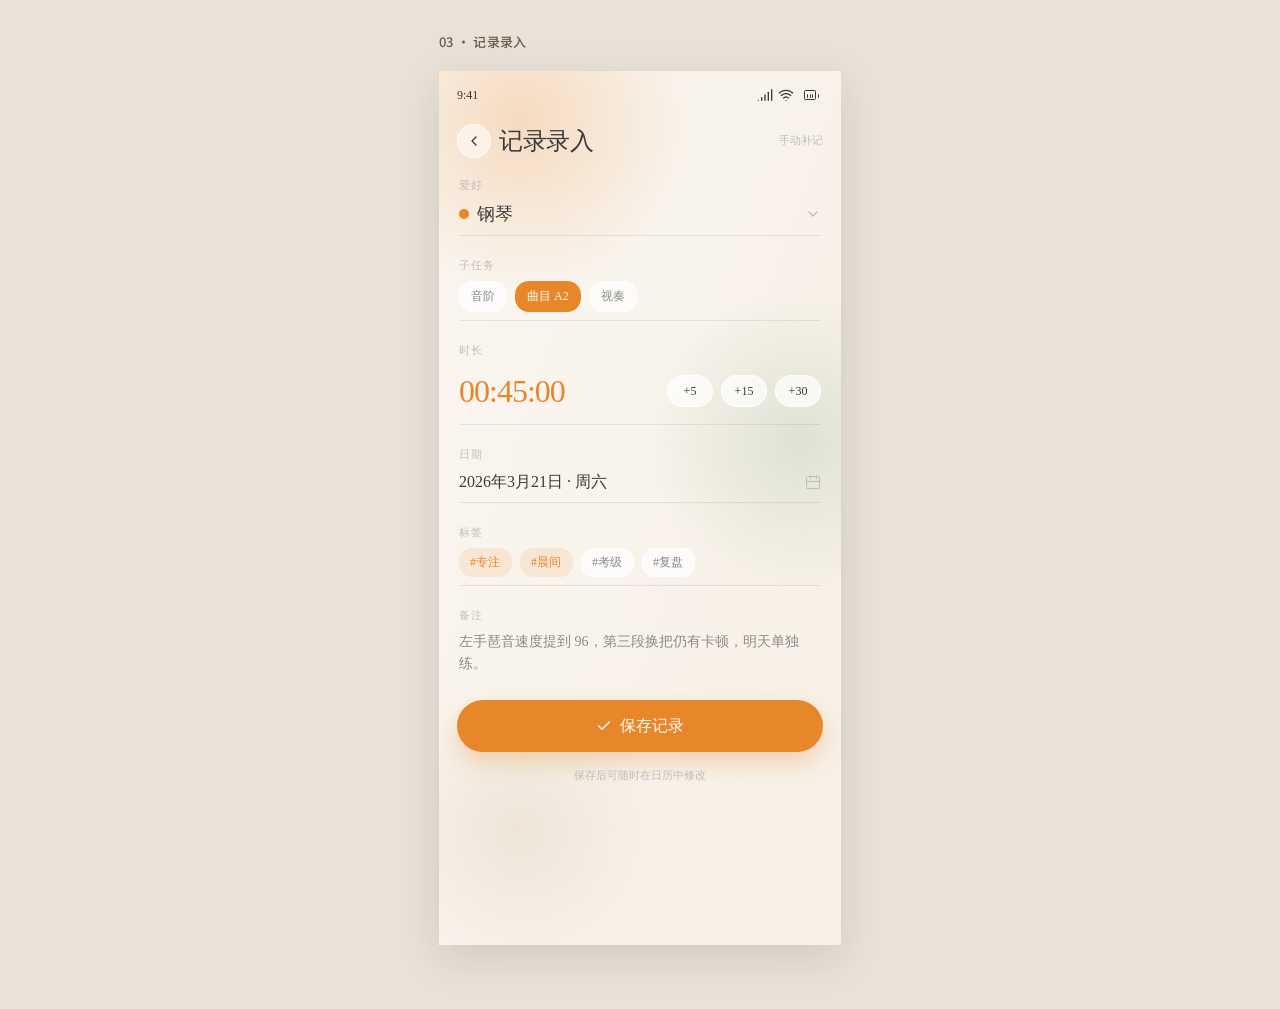
<file: pages/03-record.html>
<!DOCTYPE html>
<html lang="zh-CN">
<head>
  <meta charset="UTF-8">
  <meta name="viewport" content="width=402, initial-scale=1.0">
  <title>03 · 记录录入</title>
  <link rel="stylesheet" href="../css/font.css">
  <script src="../js/animation.js"></script>
  <style>


* {
  box-sizing: border-box;
  margin: 0;
  padding: 0;
}

ol,ul,menu {
  padding-inline-start: 0;
  list-style: none;
}

ol li::marker, ul li::before {
  letter-spacing: 0;
}

html {
  width: 100%;
  height: 100%;
}

body { 
  width: 100%;
  height: 100%;
  margin: 0;
  background-color: white;
}
    
span {
  word-break: break-word;
}

.container {
  width: 100%;
  height: 100%;
}

.scroll-container {
  height: 100%;
  width: 100%;
  overflow: auto;
}

.Pixso-canvas-0_1 {
  width: 402px;
  position: relative;
  flex-shrink: 0;
  display: flex;
  flex-direction: column;
  align-items: center;
  gap: 32px;
  margin: 0 auto;
  padding: 24px 0 48px;
}

.Pixso-frame-2_2 {
  width: 402px;
  position: relative;
  flex-shrink: 0;
}

.Pixso-canvas-0_1,.frame-content-2_7,.frame-content-2_61 {
  height: 100%;
}

.Pixso-frame-2_2,.Pixso-frame-2_192,.Pixso-frame-2_416,.Pixso-frame-2_511,.Pixso-frame-2_685,.Pixso-frame-2_938 {
  width: 402px !important;
  max-width: 402px !important;
  min-width: 402px !important;
  background-color: rgba(250, 246, 240, 1);
  overflow: hidden;
  border-radius: 0;
  box-shadow: 0 12px 40px rgba(40, 24, 12, 0.12);
  flex-shrink: 0;
}

.Pixso-frame-2_2,.frame-content-2_2 {
  display: flex;
  flex-direction: column;
  justify-content: flex-start;
  align-items: flex-start;
  min-height: 874px;
}

.Pixso-frame-2_2 {
  height: 1042px;
  overflow: hidden;
  isolation: isolate;
}

.frame-content-2_2 {
  gap: 16px;
  padding: 12px 18px 24px 18px;
  width: 100%;
  position: relative;
}

.Pixso-rectangle-2_3,.Pixso-vector-2_4,.Pixso-vector-2_5,.Pixso-vector-2_6,.Pixso-vector-2_10,.Pixso-vector-2_16,.Pixso-vector-2_22,.Pixso-vector-2_23,.Pixso-vector-2_24,.Pixso-vector-2_25,.Pixso-vector-2_33,.Pixso-vector-2_66,.Pixso-vector-2_70,.Pixso-vector-2_74,.Pixso-vector-2_78,.Pixso-vector-2_82,.Pixso-vector-2_86,.Pixso-vector-2_90,.Pixso-vector-2_94,.Pixso-vector-2_41,.Pixso-vector-2_48,.Pixso-vector-2_120,.Pixso-vector-2_130,.Pixso-vector-2_140,.Pixso-vector-2_150,.Pixso-vector-2_160,.Pixso-vector-2_165,.Pixso-vector-2_169,.Pixso-vector-2_176,.Pixso-vector-2_177,.Pixso-vector-2_179,.Pixso-vector-2_180,.Pixso-vector-2_181,.Pixso-vector-2_182,.Pixso-vector-2_183,.Pixso-vector-2_184,.Pixso-vector-2_185,.Pixso-vector-2_188,.Pixso-rectangle-2_193,.Pixso-vector-2_194,.Pixso-vector-2_195,.Pixso-vector-2_196,.Pixso-vector-2_200,.Pixso-vector-2_206,.Pixso-vector-2_212,.Pixso-vector-2_213,.Pixso-vector-2_214,.Pixso-vector-2_215,.Pixso-vector-2_222,.Pixso-vector-2_229,.Pixso-vector-2_239,.Pixso-vector-2_243,.Pixso-vector-2_267,.Pixso-vector-2_277,.Pixso-vector-2_281,.Pixso-vector-2_305,.Pixso-vector-2_315,.Pixso-vector-2_319,.Pixso-vector-2_343,.Pixso-vector-2_353,.Pixso-vector-2_357,.Pixso-vector-2_377,.Pixso-vector-2_384,.Pixso-vector-2_389,.Pixso-vector-2_393,.Pixso-vector-2_400,.Pixso-vector-2_401,.Pixso-vector-2_403,.Pixso-vector-2_404,.Pixso-vector-2_405,.Pixso-vector-2_406,.Pixso-vector-2_407,.Pixso-vector-2_408,.Pixso-vector-2_409,.Pixso-vector-2_412,.Pixso-rectangle-2_417,.Pixso-rectangle-2_939,.Pixso-vector-2_418,.Pixso-vector-2_419,.Pixso-vector-2_420,.Pixso-vector-2_424,.Pixso-vector-2_430,.Pixso-vector-2_436,.Pixso-vector-2_437,.Pixso-vector-2_438,.Pixso-vector-2_439,.Pixso-vector-2_444,.Pixso-vector-2_453,.Pixso-vector-2_455,.Pixso-vector-2_457,.Pixso-vector-2_467,.Pixso-vector-2_479,.Pixso-vector-2_485,.Pixso-vector-2_486,.Pixso-vector-2_488,.Pixso-vector-2_489,.Pixso-vector-2_501,.Pixso-vector-2_505,.Pixso-vector-2_507,.Pixso-rectangle-2_512,.Pixso-vector-2_513,.Pixso-vector-2_514,.Pixso-vector-2_515,.Pixso-vector-2_519,.Pixso-vector-2_525,.Pixso-vector-2_531,.Pixso-vector-2_532,.Pixso-vector-2_533,.Pixso-vector-2_534,.Pixso-vector-2_552,.Pixso-vector-2_553,.Pixso-vector-2_554,.Pixso-vector-2_555,.Pixso-vector-2_556,.Pixso-vector-2_562,.Pixso-vector-2_567,.Pixso-vector-2_572,.Pixso-vector-2_577,.Pixso-vector-2_582,.Pixso-vector-2_603,.Pixso-vector-2_613,.Pixso-vector-2_623,.Pixso-vector-2_633,.Pixso-vector-2_643,.Pixso-vector-2_653,.Pixso-vector-2_658,.Pixso-vector-2_662,.Pixso-vector-2_669,.Pixso-vector-2_670,.Pixso-vector-2_672,.Pixso-vector-2_673,.Pixso-vector-2_674,.Pixso-vector-2_675,.Pixso-vector-2_676,.Pixso-vector-2_677,.Pixso-vector-2_678,.Pixso-vector-2_681,.Pixso-rectangle-2_686,.Pixso-vector-2_687,.Pixso-vector-2_688,.Pixso-vector-2_689,.Pixso-vector-2_693,.Pixso-vector-2_699,.Pixso-vector-2_705,.Pixso-vector-2_706,.Pixso-vector-2_707,.Pixso-vector-2_708,.Pixso-vector-2_713,.Pixso-vector-2_718,.Pixso-vector-2_724,.Pixso-vector-2_765,.Pixso-vector-2_777,.Pixso-vector-2_789,.Pixso-vector-2_801,.Pixso-vector-2_813,.Pixso-vector-2_825,.Pixso-vector-2_837,.Pixso-vector-2_849,.Pixso-vector-2_884,.Pixso-vector-2_888,.Pixso-vector-2_894,.Pixso-vector-2_900,.Pixso-vector-2_906,.Pixso-vector-2_911,.Pixso-vector-2_915,.Pixso-vector-2_922,.Pixso-vector-2_923,.Pixso-vector-2_925,.Pixso-vector-2_926,.Pixso-vector-2_927,.Pixso-vector-2_928,.Pixso-vector-2_929,.Pixso-vector-2_930,.Pixso-vector-2_931,.Pixso-vector-2_934,.Pixso-vector-2_940,.Pixso-vector-2_941,.Pixso-vector-2_942,.Pixso-vector-2_946,.Pixso-vector-2_952,.Pixso-vector-2_958,.Pixso-vector-2_959,.Pixso-vector-2_960,.Pixso-vector-2_961,.Pixso-vector-2_968,.Pixso-vector-2_984,.Pixso-vector-2_991,.Pixso-vector-2_996,.Pixso-vector-2_1003,.Pixso-vector-2_1008,.Pixso-vector-2_1017,.Pixso-vector-2_1021,.Pixso-vector-2_1038,.Pixso-vector-2_1043,.Pixso-vector-2_1047,.Pixso-vector-2_1054,.Pixso-vector-2_1055,.Pixso-vector-2_1057,.Pixso-vector-2_1058,.Pixso-vector-2_1059,.Pixso-vector-2_1060,.Pixso-vector-2_1061,.Pixso-vector-2_1062,.Pixso-vector-2_1063,.Pixso-vector-2_1066 {
  background-size: 100% 100%;
  background-repeat: no-repeat;
}

.Pixso-rectangle-2_3,.Pixso-vector-2_4,.Pixso-vector-2_5,.Pixso-vector-2_6 {
  position: absolute;
}

.Pixso-rectangle-2_3,.Pixso-rectangle-2_193,.Pixso-rectangle-2_417,.Pixso-rectangle-2_939,.Pixso-rectangle-2_512,.Pixso-vector-2_552,.Pixso-vector-2_553,.Pixso-vector-2_554,.Pixso-vector-2_555,.Pixso-vector-2_556,.Pixso-rectangle-2_686 {
  left: 0px;
  top: 0px;
}

.Pixso-rectangle-2_3 {
  width: 402px;
  height: 1400px;
  z-index: 1;
  background-image: url("data:image/svg+xml;utf8,%3Csvg%20viewBox%3D'0%200%20402%201400'%20preserveAspectRatio%3D'none'%20xmlns%3D'http%3A%2F%2Fwww.w3.org%2F2000%2Fsvg'%3E%0A%20%20%20%20%20%20%3Cdefs%3E%0A%20%20%20%20%20%20%20%20%3ClinearGradient%20id%3D'grad'%20gradientUnits%3D'objectBoundingBox'%20x1%3D'0'%20y1%3D'0.5'%20x2%3D'1'%20y2%3D'0.5'%20gradientTransform%3D'matrix(1.0000%2C%201.0000%2C%20-1.0000%2C%201.0000%2C%200.5000%2C%20-0.5000)'%3E%0A%20%20%20%20%20%20%20%20%20%20%3Cstop%20stop-color%3D'rgba(250%2C246%2C240%2C1)'%20offset%3D'0'%2F%3E%3Cstop%20stop-color%3D'rgba(246%2C239%2C228%2C1)'%20offset%3D'1'%2F%3E%0A%20%20%20%20%20%20%20%20%3C%2FlinearGradient%3E%0A%20%20%20%20%20%20%3C%2Fdefs%3E%0A%20%20%20%20%20%20%3Crect%20width%3D'100%25'%20height%3D'100%25'%20fill%3D'url(%23grad)'%2F%3E%0A%20%20%20%20%3C%2Fsvg%3E");
  background-position: center;
}

.Pixso-vector-2_4,.Pixso-vector-2_194,.Pixso-vector-2_418,.Pixso-vector-2_513,.Pixso-vector-2_687,.Pixso-vector-2_940 {
  left: -90px;
  top: -120px;
}

.Pixso-vector-2_4 {
  width: 340px;
  height: 340px;
  background-image: url(../image/glow14.svg);
  z-index: 2;
}

.Pixso-vector-2_5,.Pixso-vector-2_195,.Pixso-vector-2_419,.Pixso-vector-2_514,.Pixso-vector-2_688,.Pixso-vector-2_941 {
  left: 210px;
  top: 220px;
}

.Pixso-vector-2_5 {
  width: 300px;
  height: 300px;
  background-image: url(../image/glow24.svg);
  z-index: 3;
}

.Pixso-vector-2_6,.Pixso-vector-2_196,.Pixso-vector-2_420,.Pixso-vector-2_515,.Pixso-vector-2_689,.Pixso-vector-2_942 {
  left: -60px;
  top: 620px;
}

.Pixso-vector-2_6 {
  width: 280px;
  height: 280px;
  background-image: url(../image/glow34.svg);
  z-index: 4;
}

.Pixso-frame-2_7,.frame-content-2_7,.frame-content-2_61 {
  width: 100%;
  position: relative;
  display: flex;
  flex-direction: row;
  justify-content: space-between;
  align-items: center;
}

.Pixso-frame-2_7 {
  height: 24px;
  overflow: hidden;
  flex-shrink: 0;
  z-index: 5;
}

.Pixso-paragraph-2_8,.Pixso-paragraph-2_37,.Pixso-paragraph-2_29,.Pixso-paragraph-2_30,.Pixso-paragraph-2_63,.Pixso-paragraph-2_62,.Pixso-paragraph-2_68,.Pixso-paragraph-2_72,.Pixso-paragraph-2_76,.Pixso-paragraph-2_80,.Pixso-paragraph-2_84,.Pixso-paragraph-2_88,.Pixso-paragraph-2_92,.Pixso-paragraph-2_96,.Pixso-paragraph-2_123,.Pixso-paragraph-2_133,.Pixso-paragraph-2_143,.Pixso-paragraph-2_153,.Pixso-paragraph-2_167,.Pixso-paragraph-2_173,.Pixso-paragraph-2_186,.Pixso-paragraph-2_191,.Pixso-paragraph-2_100,.Pixso-paragraph-2_101,.Pixso-paragraph-2_106,.Pixso-paragraph-2_111,.Pixso-paragraph-2_102,.Pixso-paragraph-2_107,.Pixso-paragraph-2_112,.Pixso-paragraph-2_105,.Pixso-paragraph-2_110,.Pixso-paragraph-2_42,.Pixso-paragraph-2_50,.Pixso-paragraph-2_59,.Pixso-paragraph-2_121,.Pixso-paragraph-2_131,.Pixso-paragraph-2_141,.Pixso-paragraph-2_151,.Pixso-paragraph-2_44,.Pixso-paragraph-2_45,.Pixso-paragraph-2_55,.Pixso-paragraph-2_115,.Pixso-paragraph-2_116,.Pixso-paragraph-2_124,.Pixso-paragraph-2_134,.Pixso-paragraph-2_144,.Pixso-paragraph-2_154,.Pixso-paragraph-2_220,.Pixso-paragraph-2_163,.Pixso-paragraph-2_198,.Pixso-paragraph-2_219,.Pixso-paragraph-2_225,.Pixso-paragraph-2_233,.Pixso-paragraph-2_235,.Pixso-paragraph-2_251,.Pixso-paragraph-2_253,.Pixso-paragraph-2_255,.Pixso-paragraph-2_260,.Pixso-paragraph-2_236,.Pixso-paragraph-2_257,.Pixso-paragraph-2_261,.Pixso-paragraph-2_271,.Pixso-paragraph-2_273,.Pixso-paragraph-2_289,.Pixso-paragraph-2_291,.Pixso-paragraph-2_293,.Pixso-paragraph-2_298,.Pixso-paragraph-2_274,.Pixso-paragraph-2_295,.Pixso-paragraph-2_299,.Pixso-paragraph-2_309,.Pixso-paragraph-2_311,.Pixso-paragraph-2_327,.Pixso-paragraph-2_329,.Pixso-paragraph-2_331,.Pixso-paragraph-2_336,.Pixso-paragraph-2_312,.Pixso-paragraph-2_333,.Pixso-paragraph-2_337,.Pixso-paragraph-2_347,.Pixso-paragraph-2_483,.Pixso-paragraph-2_598,.Pixso-paragraph-2_881,.Pixso-paragraph-2_973,.Pixso-paragraph-2_1030,.Pixso-paragraph-2_349,.Pixso-paragraph-2_365,.Pixso-paragraph-2_367,.Pixso-paragraph-2_372,.Pixso-paragraph-2_387,.Pixso-paragraph-2_397,.Pixso-paragraph-2_410,.Pixso-paragraph-2_415,.Pixso-paragraph-2_606,.Pixso-paragraph-2_616,.Pixso-paragraph-2_626,.Pixso-paragraph-2_636,.Pixso-paragraph-2_646,.Pixso-paragraph-2_656,.Pixso-paragraph-2_660,.Pixso-paragraph-2_679,.Pixso-paragraph-2_684,.Pixso-paragraph-2_909,.Pixso-paragraph-2_913,.Pixso-paragraph-2_919,.Pixso-paragraph-2_937,.Pixso-paragraph-2_1041,.Pixso-paragraph-2_1045,.Pixso-paragraph-2_1051,.Pixso-paragraph-2_1064,.Pixso-paragraph-2_350,.Pixso-paragraph-2_369,.Pixso-paragraph-2_728,.Pixso-paragraph-2_730,.Pixso-paragraph-2_732,.Pixso-paragraph-2_734,.Pixso-paragraph-2_736,.Pixso-paragraph-2_738,.Pixso-paragraph-2_740,.Pixso-paragraph-2_1033,.Pixso-paragraph-2_1034,.Pixso-paragraph-2_373,.Pixso-paragraph-2_380,.Pixso-paragraph-2_604,.Pixso-paragraph-2_614,.Pixso-paragraph-2_624,.Pixso-paragraph-2_634,.Pixso-paragraph-2_644,.Pixso-paragraph-2_989,.Pixso-paragraph-2_1001,.Pixso-paragraph-2_1015,.Pixso-paragraph-2_391,.Pixso-paragraph-2_666,.Pixso-paragraph-2_932,.Pixso-paragraph-2_1069,.Pixso-paragraph-2_422,.Pixso-paragraph-2_517,.Pixso-paragraph-2_548,.Pixso-paragraph-2_691,.Pixso-paragraph-2_944,.Pixso-paragraph-2_446,.Pixso-paragraph-2_537,.Pixso-paragraph-2_711,.Pixso-paragraph-2_964,.Pixso-paragraph-2_447,.Pixso-paragraph-2_599,.Pixso-paragraph-2_722,.Pixso-paragraph-2_882,.Pixso-paragraph-2_887,.Pixso-paragraph-2_893,.Pixso-paragraph-2_899,.Pixso-paragraph-2_990,.Pixso-paragraph-2_1002,.Pixso-paragraph-2_1016,.Pixso-paragraph-2_450,.Pixso-paragraph-2_459,.Pixso-paragraph-2_469,.Pixso-paragraph-2_481,.Pixso-paragraph-2_491,.Pixso-paragraph-2_503,.Pixso-paragraph-2_454,.Pixso-paragraph-2_721,.Pixso-paragraph-2_462,.Pixso-paragraph-2_466,.Pixso-paragraph-2_498,.Pixso-paragraph-2_500,.Pixso-paragraph-2_589,.Pixso-paragraph-2_591,.Pixso-paragraph-2_593,.Pixso-paragraph-2_595,.Pixso-paragraph-2_464,.Pixso-paragraph-2_587,.Pixso-paragraph-2_471,.Pixso-paragraph-2_474,.Pixso-paragraph-2_476,.Pixso-paragraph-2_478,.Pixso-paragraph-2_564,.Pixso-paragraph-2_569,.Pixso-paragraph-2_574,.Pixso-paragraph-2_579,.Pixso-paragraph-2_584,.Pixso-paragraph-2_494,.Pixso-paragraph-2_496,.Pixso-paragraph-2_504,.Pixso-paragraph-2_1031,.Pixso-paragraph-2_509,.Pixso-paragraph-2_510,.Pixso-paragraph-2_538,.Pixso-paragraph-2_546,.Pixso-paragraph-2_563,.Pixso-paragraph-2_568,.Pixso-paragraph-2_573,.Pixso-paragraph-2_578,.Pixso-paragraph-2_583,.Pixso-paragraph-2_607,.Pixso-paragraph-2_617,.Pixso-paragraph-2_627,.Pixso-paragraph-2_637,.Pixso-paragraph-2_647,.Pixso-paragraph-2_890,.Pixso-paragraph-2_896,.Pixso-paragraph-2_902,.Pixso-paragraph-2_965,.Pixso-paragraph-2_541,.Pixso-paragraph-2_543,.Pixso-paragraph-2_557,.Pixso-paragraph-2_558,.Pixso-paragraph-2_714,.Pixso-paragraph-2_756,.Pixso-paragraph-2_760,.Pixso-paragraph-2_764,.Pixso-paragraph-2_768,.Pixso-paragraph-2_772,.Pixso-paragraph-2_776,.Pixso-paragraph-2_780,.Pixso-paragraph-2_784,.Pixso-paragraph-2_788,.Pixso-paragraph-2_792,.Pixso-paragraph-2_796,.Pixso-paragraph-2_800,.Pixso-paragraph-2_804,.Pixso-paragraph-2_808,.Pixso-paragraph-2_812,.Pixso-paragraph-2_816,.Pixso-paragraph-2_820,.Pixso-paragraph-2_824,.Pixso-paragraph-2_828,.Pixso-paragraph-2_832,.Pixso-paragraph-2_840,.Pixso-paragraph-2_844,.Pixso-paragraph-2_848,.Pixso-paragraph-2_852,.Pixso-paragraph-2_856,.Pixso-paragraph-2_860,.Pixso-paragraph-2_864,.Pixso-paragraph-2_868,.Pixso-paragraph-2_872,.Pixso-paragraph-2_876,.Pixso-paragraph-2_836,.Pixso-paragraph-2_883,.Pixso-paragraph-2_889,.Pixso-paragraph-2_895,.Pixso-paragraph-2_901,.Pixso-paragraph-2_974,.Pixso-paragraph-2_976,.Pixso-paragraph-2_977,.Pixso-paragraph-2_1025,.Pixso-paragraph-2_1026,.Pixso-paragraph-2_1028 {
  font-weight: 400;
  text-decoration: none;
  flex-grow: 0;
}

.Pixso-paragraph-2_8,.Pixso-paragraph-2_37,.Pixso-paragraph-2_29,.Pixso-paragraph-2_30,.Pixso-paragraph-2_63,.Pixso-paragraph-2_62 {
  width: auto;
  height: auto;
}

.Pixso-paragraph-2_8,.Pixso-paragraph-2_37 {
  font-size: 12px;
  font-family: "Noto Sans SC-SemiBold";
  text-align: left;
  letter-spacing: 0px;
  color: rgba(58, 58, 58, 1);
  position: relative;
  flex-shrink: 0;
  white-space: pre;
}

.Pixso-frame-2_9,.frame-content-2_9 {
  position: relative;
  display: flex;
  flex-direction: row;
  justify-content: flex-start;
  align-items: center;
}

.Pixso-frame-2_9 {
  width: 66px;
  height: 16px;
  overflow: hidden;
  flex-shrink: 0;
}

.frame-content-2_9 {
  gap: 5px;
  width: 100%;
  height: 100%;
}

.Pixso-vector-2_10,.Pixso-vector-2_16 {
  width: 16px;
  height: 16px;
  position: relative;
  flex-shrink: 0;
}

.Pixso-vector-2_10 {
  background-image: url(../image/signal4.svg);
}

.Pixso-vector-2_16 {
  background-image: url(../image/wifi4.svg);
}

.Pixso-frame-2_21 {
  width: 24px;
  height: 16px;
  position: relative;
  flex-shrink: 0;
}

.Pixso-vector-2_22,.Pixso-vector-2_23,.Pixso-vector-2_24,.Pixso-vector-2_25 {
  height: 25%;
  position: absolute;
  top: 41.67%;
  bottom: 33.33%;
}

.Pixso-vector-2_22,.Pixso-vector-2_212,.Pixso-vector-2_436,.Pixso-vector-2_531,.Pixso-vector-2_705,.Pixso-vector-2_958 {
  left: 44.44%;
  right: 50%;
}

.Pixso-vector-2_22 {
  width: 5.56%;
  background-image: url(../image/Vector_2_22.svg);
}

.Pixso-vector-2_23,.Pixso-vector-2_213,.Pixso-vector-2_437,.Pixso-vector-2_532,.Pixso-vector-2_706,.Pixso-vector-2_959 {
  left: 55.56%;
  right: 38.89%;
}

.Pixso-vector-2_23 {
  width: 5.55%;
  background-image: url(../image/Vector_2_23.svg);
}

.Pixso-vector-2_24,.Pixso-vector-2_214,.Pixso-vector-2_438,.Pixso-vector-2_533,.Pixso-vector-2_707,.Pixso-vector-2_960 {
  left: 77.78%;
  right: 16.67%;
}

.Pixso-vector-2_24 {
  width: 5.55%;
  background-image: url(../image/Vector_2_24.svg);
}

.Pixso-vector-2_25 {
  width: 5.56%;
  background-image: url(../image/Vector_2_25.svg);
  left: 33.33%;
  right: 61.11%;
}

.Pixso-rectangle-2_26 {
  width: 100%;
  height: 100%;
  position: relative;
  border-radius: 1.333333px 1.333333px 1.333333px 1.333333px;
  z-index: 0;
}

.stroke-wrapper-2_26,.stroke-wrapper-2_216,.stroke-wrapper-2_440,.stroke-wrapper-2_535,.stroke-wrapper-2_709,.stroke-wrapper-2_962 {
  left: 22.22%;
  top: 25%;
  right: 33.33%;
  bottom: 25%;
}

.stroke-wrapper-2_26 {
  position: absolute;
  isolation: isolate;
  width: 44.45%;
  height: 50%;
}

.stroke-2_26,.stroke-2_216,.stroke-2_440,.stroke-2_535,.stroke-2_709,.stroke-2_962,.stroke-2_487 {
  inset: -0.6666665px -0.6666665px -0.6666665px -0.6666665px;
  border-width: 1.333333px 1.333333px 1.333333px 1.333333px;
}

.stroke-2_26,.stroke-2_27,.stroke-2_32,.stroke-2_60,.stroke-2_99,.stroke-2_104,.stroke-2_109,.stroke-2_38,.stroke-2_113,.stroke-2_47,.stroke-2_56,.stroke-2_53,.stroke-2_54,.stroke-2_58,.stroke-2_158,.stroke-2_226,.stroke-2_178,.stroke-2_216,.stroke-2_221,.stroke-2_238,.stroke-2_250,.stroke-2_252,.stroke-2_254,.stroke-2_256,.stroke-2_264,.stroke-2_276,.stroke-2_288,.stroke-2_290,.stroke-2_292,.stroke-2_294,.stroke-2_302,.stroke-2_314,.stroke-2_326,.stroke-2_328,.stroke-2_330,.stroke-2_332,.stroke-2_340,.stroke-2_352,.stroke-2_364,.stroke-2_366,.stroke-2_983,.stroke-2_995,.stroke-2_1007,.stroke-2_368,.stroke-2_376,.stroke-2_544,.stroke-2_382,.stroke-2_651,.stroke-2_904,.stroke-2_980,.stroke-2_1029,.stroke-2_1036,.stroke-2_402,.stroke-2_671,.stroke-2_1056,.stroke-2_440,.stroke-2_535,.stroke-2_709,.stroke-2_962,.stroke-2_443,.stroke-2_461,.stroke-2_465,.stroke-2_588,.stroke-2_590,.stroke-2_592,.stroke-2_594,.stroke-2_717,.stroke-2_723,.stroke-2_473,.stroke-2_475,.stroke-2_477,.stroke-2_712,.stroke-2_487,.stroke-2_497,.stroke-2_499,.stroke-2_539,.stroke-2_549,.stroke-2_596,.stroke-2_715,.stroke-2_878,.stroke-2_835,.stroke-2_924,.stroke-2_966,.stroke-2_1019 {
  pointer-events: none;
  box-sizing: border-box;
}

.stroke-2_26 {
  position: absolute;
  border-radius: 1.333333px 1.333333px 1.333333px 1.333333px;
  z-index: 1;
  border-style: solid;
  border-color: rgba(58, 58, 58, 1);
}

.Pixso-frame-2_27,.frame-content-2_27 {
  width: 100%;
  height: 100%;
  position: relative;
  display: flex;
  flex-direction: row;
  justify-content: space-between;
  align-items: center;
}

.Pixso-frame-2_27 {
  overflow: hidden;
  flex-shrink: 0;
  z-index: 1;
  border-radius: 18px 18px 18px 18px;
  box-shadow: 0px 6px 20px 0px rgba(140, 115, 85, 0.133333) ;
  background-color: rgba(255, 255, 255, 0.54902);
}

.frame-content-2_27 {
  padding: 0px 14px 0px 14px;
}

.stroke-wrapper-2_27 {
  position: relative;
  isolation: isolate;
  width: 100%;
  height: 56px;
  display: flex;
  flex-shrink: 0;
}

.stroke-2_27 {
  position: absolute;
  inset: 0px;
  border-radius: 18px 18px 18px 18px;
  z-index: 0;
  border-width: 1px 1px 1px 1px;
  border-style: solid;
  border-color: rgba(255, 255, 255, 0.85098);
}

.Pixso-frame-2_28,.frame-content-2_28 {
  position: relative;
  display: flex;
  flex-direction: column;
  justify-content: flex-start;
  align-items: flex-start;
}

.Pixso-frame-2_28 {
  width: 136px;
  height: 43px;
  overflow: hidden;
  flex-shrink: 0;
}

.frame-content-2_28 {
  gap: 1px;
  width: 100%;
  height: 100%;
}

.Pixso-paragraph-2_29,.Pixso-paragraph-2_30,.Pixso-paragraph-2_63 {
  text-align: left;
  letter-spacing: 0px;
  position: relative;
  flex-shrink: 0;
  white-space: pre;
}

.Pixso-paragraph-2_29 {
  font-size: 18px;
  font-family: "Noto Sans SC-SemiBold";
  color: rgba(58, 58, 58, 1);
}

.Pixso-paragraph-2_30,.Pixso-paragraph-2_63,.Pixso-paragraph-2_116 {
  font-size: 11px;
  font-family: "Noto Sans SC-Regular";
  color: rgba(189, 189, 189, 1);
}

.Pixso-frame-2_31,.frame-content-2_31,.Pixso-frame-2_32,.frame-content-2_32,.frame-content-2_36 {
  position: relative;
  display: flex;
  align-items: center;
}

.Pixso-frame-2_31,.frame-content-2_31 {
  flex-direction: row;
  justify-content: flex-start;
}

.Pixso-frame-2_31 {
  width: 78px;
  height: 34px;
  overflow: hidden;
  flex-shrink: 0;
}

.frame-content-2_31 {
  gap: 10px;
  width: 100%;
  height: 100%;
}

.Pixso-frame-2_32,.frame-content-2_32,.frame-content-2_36 {
  width: 100%;
  height: 100%;
  flex-direction: column;
  justify-content: center;
}

.Pixso-frame-2_32 {
  overflow: hidden;
  flex-shrink: 0;
  border-radius: 17px 17px 17px 17px;
  z-index: 1;
  background-color: rgba(255, 255, 255, 0.54902);
}

.stroke-wrapper-2_32 {
  position: relative;
  isolation: isolate;
  width: 34px;
  height: 34px;
  display: flex;
  flex-shrink: 0;
}

.stroke-2_32 {
  position: absolute;
  inset: 0px;
  border-radius: 17px 17px 17px 17px;
  z-index: 0;
  border-width: 1px 1px 1px 1px;
  border-style: solid;
  border-color: rgba(255, 255, 255, 0.85098);
}

.Pixso-vector-2_33,.Pixso-frame-2_36,.Pixso-frame-2_60,.Pixso-frame-2_61,.Pixso-paragraph-2_62,.Pixso-frame-2_64 {
  position: relative;
  flex-shrink: 0;
}

.Pixso-vector-2_33 {
  width: 16px;
  height: 16px;
  background-image: url(../image/bell.svg);
}

.Pixso-frame-2_36,.Pixso-frame-2_60 {
  overflow: hidden;
  display: flex;
  flex-direction: column;
}

.Pixso-frame-2_36 {
  width: 34px;
  height: 34px;
  justify-content: center;
  align-items: center;
  border-radius: 17px 17px 17px 17px;
  background-color: rgba(237, 228, 214, 1);
}

.Pixso-frame-2_60 {
  width: 100%;
  height: 100%;
  z-index: 1;
  justify-content: flex-start;
  align-items: flex-start;
  border-radius: 24px 24px 24px 24px;
  box-shadow: 0px 8px 24px 0px rgba(140, 115, 85, 0.121569) ;
  background-color: rgba(255, 255, 255, 0.54902);
}

.frame-content-2_60,.stroke-wrapper-2_60 {
  display: flex;
  width: 100%;
  position: relative;
}

.frame-content-2_60 {
  flex-direction: column;
  gap: 12px;
  align-items: flex-start;
  justify-content: flex-start;
  padding: 16px 14px 16px 14px;
  height: 100%;
}

.stroke-wrapper-2_60 {
  isolation: isolate;
  height: 216px;
  flex-shrink: 0;
}

.stroke-2_60 {
  position: absolute;
  inset: 0px;
  border-radius: 24px 24px 24px 24px;
  z-index: 0;
  border-width: 1px 1px 1px 1px;
  border-style: solid;
  border-color: rgba(255, 255, 255, 0.85098);
}

.Pixso-frame-2_61 {
  width: 100%;
  height: 20px;
  overflow: hidden;
  display: flex;
  flex-direction: row;
  justify-content: space-between;
  align-items: center;
}

.Pixso-paragraph-2_62 {
  font-size: 14px;
  font-family: "Noto Sans SC-Medium";
  text-align: left;
  letter-spacing: 0px;
  color: rgba(58, 58, 58, 1);
  white-space: pre;
}

.Pixso-frame-2_64 {
  width: 100%;
  height: 152px;
  overflow: hidden;
  display: flex;
  flex-direction: row;
  justify-content: flex-start;
  align-items: flex-start;
}

.frame-content-2_64,.Pixso-frame-2_65,.frame-content-2_65 {
  display: flex;
  justify-content: flex-start;
  position: relative;
}

.frame-content-2_64,.frame-content-2_249,.frame-content-2_287,.frame-content-2_325,.frame-content-2_363,.frame-content-2_460,.frame-content-2_492,.frame-content-2_585,.frame-content-2_741 {
  flex-wrap: wrap;
  align-content: flex-start;
}

.frame-content-2_64 {
  flex-direction: row;
  gap: 12px 10px;
  align-items: flex-start;
  width: 100%;
  height: 100%;
}

.Pixso-frame-2_65,.frame-content-2_65 {
  flex-direction: column;
  align-items: center;
}

.Pixso-frame-2_65 {
  width: 68px;
  height: 70px;
  overflow: hidden;
  flex-shrink: 0;
}

.frame-content-2_65 {
  gap: 6px;
  width: 100%;
  height: 100%;
}

.Pixso-vector-2_66 {
  position: absolute;
  inset: -25% -25% -25% -25% ;
  background-image: url(../image/Frame_2_66.svg);
}

.vector-wrapper-2_66,.Pixso-paragraph-2_68,.Pixso-frame-2_69 {
  position: relative;
  flex-shrink: 0;
}

.vector-wrapper-2_66 {
  display: flex;
  flex-direction: column;
  justify-content: center;
  align-items: center;
  width: 48px;
  height: 48px;
}

.Pixso-paragraph-2_68 {
  font-size: 11px;
  font-family: "Noto Sans SC-Medium";
  text-align: left;
  letter-spacing: 0px;
  color: rgba(138, 138, 138, 1);
  width: auto;
  height: auto;
  white-space: pre;
}

.Pixso-frame-2_69,.frame-content-2_69 {
  display: flex;
  flex-direction: column;
  justify-content: flex-start;
  align-items: center;
}

.Pixso-frame-2_69 {
  width: 68px;
  height: 70px;
  overflow: hidden;
}

.frame-content-2_69 {
  gap: 6px;
  width: 100%;
  height: 100%;
  position: relative;
}

.Pixso-vector-2_70 {
  position: absolute;
  inset: -25% -25% -25% -25% ;
  background-image: url(../image/Frame_2_70.svg);
}

.vector-wrapper-2_70,.Pixso-paragraph-2_72,.Pixso-frame-2_73 {
  position: relative;
  flex-shrink: 0;
}

.vector-wrapper-2_70 {
  display: flex;
  flex-direction: column;
  justify-content: center;
  align-items: center;
  width: 48px;
  height: 48px;
}

.Pixso-paragraph-2_72 {
  font-size: 11px;
  font-family: "Noto Sans SC-Medium";
  text-align: left;
  letter-spacing: 0px;
  color: rgba(138, 138, 138, 1);
  width: auto;
  height: auto;
  white-space: pre;
}

.Pixso-frame-2_73,.frame-content-2_73 {
  display: flex;
  flex-direction: column;
  justify-content: flex-start;
  align-items: center;
}

.Pixso-frame-2_73 {
  width: 68px;
  height: 70px;
  overflow: hidden;
}

.frame-content-2_73 {
  gap: 6px;
  width: 100%;
  height: 100%;
  position: relative;
}

.Pixso-vector-2_74 {
  position: absolute;
  inset: -25% -25% -25% -25% ;
  background-image: url(../image/Frame_2_74.svg);
}

.vector-wrapper-2_74,.Pixso-paragraph-2_76,.Pixso-frame-2_77 {
  position: relative;
  flex-shrink: 0;
}

.vector-wrapper-2_74 {
  display: flex;
  flex-direction: column;
  justify-content: center;
  align-items: center;
  width: 48px;
  height: 48px;
}

.Pixso-paragraph-2_76 {
  font-size: 11px;
  font-family: "Noto Sans SC-Medium";
  text-align: left;
  letter-spacing: 0px;
  color: rgba(138, 138, 138, 1);
  width: auto;
  height: auto;
  white-space: pre;
}

.Pixso-frame-2_77,.frame-content-2_77 {
  display: flex;
  flex-direction: column;
  justify-content: flex-start;
  align-items: center;
}

.Pixso-frame-2_77 {
  width: 68px;
  height: 70px;
  overflow: hidden;
}

.frame-content-2_77 {
  gap: 6px;
  width: 100%;
  height: 100%;
  position: relative;
}

.Pixso-vector-2_78 {
  position: absolute;
  inset: -25% -25% -25% -25% ;
  background-image: url(../image/Frame_2_78.svg);
}

.vector-wrapper-2_78,.Pixso-paragraph-2_80,.Pixso-frame-2_81 {
  position: relative;
  flex-shrink: 0;
}

.vector-wrapper-2_78 {
  display: flex;
  flex-direction: column;
  justify-content: center;
  align-items: center;
  width: 48px;
  height: 48px;
}

.Pixso-paragraph-2_80 {
  font-size: 11px;
  font-family: "Noto Sans SC-Medium";
  text-align: left;
  letter-spacing: 0px;
  color: rgba(138, 138, 138, 1);
  width: auto;
  height: auto;
  white-space: pre;
}

.Pixso-frame-2_81,.frame-content-2_81 {
  display: flex;
  flex-direction: column;
  justify-content: flex-start;
  align-items: center;
}

.Pixso-frame-2_81 {
  width: 68px;
  height: 70px;
  overflow: hidden;
}

.frame-content-2_81 {
  gap: 6px;
  width: 100%;
  height: 100%;
  position: relative;
}

.Pixso-vector-2_82 {
  position: absolute;
  inset: -25% -25% -25% -25% ;
  background-image: url(../image/Frame_2_82.svg);
}

.vector-wrapper-2_82,.Pixso-paragraph-2_84,.Pixso-frame-2_85 {
  position: relative;
  flex-shrink: 0;
}

.vector-wrapper-2_82 {
  display: flex;
  flex-direction: column;
  justify-content: center;
  align-items: center;
  width: 48px;
  height: 48px;
}

.Pixso-paragraph-2_84 {
  font-size: 11px;
  font-family: "Noto Sans SC-Medium";
  text-align: left;
  letter-spacing: 0px;
  color: rgba(138, 138, 138, 1);
  width: auto;
  height: auto;
  white-space: pre;
}

.Pixso-frame-2_85,.frame-content-2_85 {
  display: flex;
  flex-direction: column;
  justify-content: flex-start;
  align-items: center;
}

.Pixso-frame-2_85 {
  width: 68px;
  height: 70px;
  overflow: hidden;
}

.frame-content-2_85 {
  gap: 6px;
  width: 100%;
  height: 100%;
  position: relative;
}

.Pixso-vector-2_86 {
  position: absolute;
  inset: -25% -25% -25% -25% ;
  background-image: url(../image/Frame_2_86.svg);
}

.vector-wrapper-2_86,.Pixso-paragraph-2_88,.Pixso-frame-2_89 {
  position: relative;
  flex-shrink: 0;
}

.vector-wrapper-2_86 {
  display: flex;
  flex-direction: column;
  justify-content: center;
  align-items: center;
  width: 48px;
  height: 48px;
}

.Pixso-paragraph-2_88 {
  font-size: 11px;
  font-family: "Noto Sans SC-Medium";
  text-align: left;
  letter-spacing: 0px;
  color: rgba(138, 138, 138, 1);
  width: auto;
  height: auto;
  white-space: pre;
}

.Pixso-frame-2_89,.frame-content-2_89 {
  display: flex;
  flex-direction: column;
  justify-content: flex-start;
  align-items: center;
}

.Pixso-frame-2_89 {
  width: 68px;
  height: 70px;
  overflow: hidden;
}

.frame-content-2_89 {
  gap: 6px;
  width: 100%;
  height: 100%;
  position: relative;
}

.Pixso-vector-2_90 {
  position: absolute;
  inset: -25% -25% -25% -25% ;
  background-image: url(../image/Frame_2_90.svg);
}

.vector-wrapper-2_90,.Pixso-paragraph-2_92,.Pixso-frame-2_93 {
  position: relative;
  flex-shrink: 0;
}

.vector-wrapper-2_90 {
  display: flex;
  flex-direction: column;
  justify-content: center;
  align-items: center;
  width: 48px;
  height: 48px;
}

.Pixso-paragraph-2_92 {
  font-size: 11px;
  font-family: "Noto Sans SC-Medium";
  text-align: left;
  letter-spacing: 0px;
  color: rgba(138, 138, 138, 1);
  width: auto;
  height: auto;
  white-space: pre;
}

.Pixso-frame-2_93,.frame-content-2_93 {
  display: flex;
  flex-direction: column;
  justify-content: flex-start;
  align-items: center;
}

.Pixso-frame-2_93 {
  width: 68px;
  height: 70px;
  overflow: hidden;
}

.frame-content-2_93 {
  gap: 6px;
  width: 100%;
  height: 100%;
  position: relative;
}

.Pixso-vector-2_94 {
  position: absolute;
  inset: -25% -25% -25% -25% ;
  background-image: url(../image/Frame_2_94.svg);
}

.vector-wrapper-2_94 {
  position: relative;
  flex-shrink: 0;
  display: flex;
  flex-direction: column;
  justify-content: center;
  align-items: center;
  width: 48px;
  height: 48px;
}

.Pixso-paragraph-2_96,.Pixso-paragraph-2_123,.Pixso-paragraph-2_133,.Pixso-paragraph-2_143,.Pixso-paragraph-2_153,.Pixso-paragraph-2_167,.Pixso-paragraph-2_173,.Pixso-paragraph-2_186,.Pixso-paragraph-2_191 {
  font-size: 11px;
  font-family: "Noto Sans SC-Medium";
  text-align: left;
  letter-spacing: 0px;
  color: rgba(138, 138, 138, 1);
  width: auto;
  height: auto;
  position: relative;
  flex-shrink: 0;
  white-space: pre;
}

.Pixso-frame-2_97,.frame-content-2_97,.Pixso-frame-2_98,.Pixso-frame-2_103,.Pixso-frame-2_108,.frame-content-2_98,.frame-content-2_103,.frame-content-2_108,.Pixso-frame-2_99,.Pixso-frame-2_104,.Pixso-frame-2_109,.frame-content-2_99,.frame-content-2_104,.frame-content-2_109 {
  width: 100%;
  position: relative;
  display: flex;
  justify-content: flex-start;
  align-items: flex-start;
}

.Pixso-frame-2_97 {
  height: 92px;
  overflow: hidden;
  flex-shrink: 0;
  z-index: 8;
  flex-direction: row;
}

.frame-content-2_97 {
  flex-direction: row;
  gap: 10px;
  height: 100%;
}

.Pixso-frame-2_98,.Pixso-frame-2_103,.Pixso-frame-2_108 {
  height: 92px;
  overflow: hidden;
  flex-shrink: 1;
  flex-direction: column;
  min-width: 0;
  flex-grow: 1;
  flex-basis: 0;
}

.frame-content-2_98,.frame-content-2_103,.frame-content-2_108 {
  flex-direction: column;
  min-width: 0;
  height: 100%;
}

.Pixso-frame-2_99,.Pixso-frame-2_104,.Pixso-frame-2_109 {
  height: 100%;
  overflow: hidden;
  flex-shrink: 0;
  flex-direction: column;
  border-radius: 18px 18px 18px 18px;
  z-index: 1;
  box-shadow: 0px 6px 18px 0px rgba(140, 115, 85, 0.121569) ;
  background-color: rgba(255, 255, 255, 0.54902);
}

.frame-content-2_99,.frame-content-2_104,.frame-content-2_109 {
  flex-direction: column;
  gap: 4px;
  padding: 12px 12px 12px 12px;
  height: 100%;
}

.stroke-wrapper-2_99,.stroke-wrapper-2_104,.stroke-wrapper-2_109 {
  position: relative;
  isolation: isolate;
  width: 100%;
  height: 92px;
  display: flex;
  flex-shrink: 0;
}

.stroke-2_99,.stroke-2_104,.stroke-2_109 {
  position: absolute;
  inset: 0px;
  border-radius: 18px 18px 18px 18px;
  z-index: 0;
  border-width: 1px 1px 1px 1px;
  border-style: solid;
  border-color: rgba(255, 255, 255, 0.85098);
}

.Pixso-paragraph-2_100,.Pixso-paragraph-2_101,.Pixso-paragraph-2_106,.Pixso-paragraph-2_111,.Pixso-paragraph-2_102,.Pixso-paragraph-2_107,.Pixso-paragraph-2_112,.Pixso-paragraph-2_105,.Pixso-paragraph-2_110 {
  text-align: left;
  height: auto;
  position: relative;
  flex-shrink: 0;
}

.Pixso-paragraph-2_100 {
  font-size: 20px;
  font-family: "Noto Sans SC-Regular";
  letter-spacing: -0.5px;
  color: rgba(232, 134, 42, 1);
  width: auto;
  white-space: pre;
}

.Pixso-paragraph-2_101,.Pixso-paragraph-2_106,.Pixso-paragraph-2_111 {
  font-size: 12px;
  font-family: "Noto Sans SC-Regular";
  letter-spacing: 0px;
  font-feature-settings: "locl" 0;
  color: rgba(138, 138, 138, 1);
  width: 100%;
}

.Pixso-paragraph-2_102,.Pixso-paragraph-2_107,.Pixso-paragraph-2_112 {
  font-size: 11px;
  font-family: "Noto Sans SC-Medium";
  letter-spacing: 0px;
  font-feature-settings: "locl" 0;
  color: rgba(189, 189, 189, 1);
  width: 100%;
}

.Pixso-paragraph-2_105,.Pixso-paragraph-2_110 {
  font-size: 20px;
  font-family: "Noto Sans SC-Regular";
  letter-spacing: -0.5px;
  width: auto;
  white-space: pre;
}

.Pixso-paragraph-2_105 {
  color: rgba(127, 160, 127, 1);
}

.Pixso-paragraph-2_110 {
  color: rgba(194, 87, 75, 1);
}

.Pixso-frame-2_38,.frame-content-2_38,.Pixso-frame-2_113,.frame-content-2_113 {
  width: 100%;
  height: 100%;
  position: relative;
  display: flex;
  flex-direction: column;
  justify-content: flex-start;
  align-items: flex-start;
}

.Pixso-frame-2_38 {
  overflow: hidden;
  flex-shrink: 0;
  z-index: 1;
  border-radius: 24px 24px 24px 24px;
  box-shadow: 0px 12px 32px 0px rgba(140, 115, 85, 0.180392) ;
  background-color: rgba(255, 255, 255, 0.54902);
}

.frame-content-2_38,.frame-content-2_596 {
  gap: 16px;
  padding: 18px 18px 18px 18px;
}

.stroke-wrapper-2_38 {
  position: relative;
  isolation: isolate;
  width: 100%;
  height: 202px;
  display: flex;
  flex-shrink: 0;
}

.stroke-2_38,.stroke-2_113 {
  position: absolute;
  inset: 0px;
  border-radius: 24px 24px 24px 24px;
  z-index: 0;
  border-width: 1px 1px 1px 1px;
  border-style: solid;
  border-color: rgba(255, 255, 255, 0.85098);
}

.Pixso-frame-2_39 {
  width: 100%;
  height: 22px;
  overflow: hidden;
  position: relative;
  flex-shrink: 0;
  display: flex;
  flex-direction: row;
  justify-content: space-between;
  align-items: center;
}

.frame-content-2_39,.frame-content-2_114,.frame-content-2_118,.frame-content-2_128,.frame-content-2_138,.frame-content-2_148,.frame-content-2_197,.frame-content-2_217,.frame-content-2_227 {
  display: flex;
  flex-direction: row;
  align-items: center;
  justify-content: space-between;
  width: 100%;
  height: 100%;
  position: relative;
}

.Pixso-frame-2_40 {
  width: 121px;
  height: 20px;
  overflow: hidden;
  position: relative;
  flex-shrink: 0;
  display: flex;
  flex-direction: row;
  justify-content: flex-start;
  align-items: center;
}

.frame-content-2_40,.frame-content-2_119,.frame-content-2_129,.frame-content-2_139,.frame-content-2_149 {
  display: flex;
  flex-direction: row;
  gap: 8px;
  align-items: center;
  justify-content: flex-start;
  width: 100%;
  height: 100%;
  position: relative;
}

.Pixso-vector-2_41,.Pixso-vector-2_120,.Pixso-vector-2_130,.Pixso-vector-2_140,.Pixso-vector-2_150 {
  width: 8px;
  height: 8px;
}

.Pixso-vector-2_41 {
  background-image: url(../image/Ellipse_2_41.svg);
  position: relative;
  flex-shrink: 0;
}

.Pixso-paragraph-2_42,.Pixso-paragraph-2_50,.Pixso-paragraph-2_59,.Pixso-paragraph-2_121,.Pixso-paragraph-2_131,.Pixso-paragraph-2_141,.Pixso-paragraph-2_151 {
  font-size: 14px;
  font-family: "Noto Sans SC-Medium";
  text-align: left;
  letter-spacing: 0px;
  color: rgba(58, 58, 58, 1);
  width: auto;
  height: auto;
  position: relative;
  flex-shrink: 0;
  white-space: pre;
}

.Pixso-frame-2_43,.frame-content-2_43,.Pixso-frame-2_125,.Pixso-frame-2_135,.Pixso-frame-2_145,.Pixso-frame-2_155,.frame-content-2_125,.frame-content-2_135,.frame-content-2_145,.frame-content-2_155,.Pixso-frame-2_126 {
  position: relative;
  display: flex;
  flex-direction: row;
  justify-content: flex-start;
  align-items: flex-start;
}

.Pixso-frame-2_43 {
  width: 49px;
  height: 22px;
  overflow: hidden;
  flex-shrink: 0;
  border-radius: 6px 6px 6px 6px;
  background-color: rgba(232, 134, 42, 0.121569);
}

.frame-content-2_43 {
  padding: 3px 8px 3px 8px;
  width: 100%;
  height: 100%;
}

.Pixso-paragraph-2_44,.Pixso-paragraph-2_45 {
  color: rgba(232, 134, 42, 1);
  height: auto;
  position: relative;
  flex-shrink: 0;
}

.Pixso-paragraph-2_44 {
  font-size: 11px;
  font-family: "Noto Sans SC-Medium";
  text-align: left;
  letter-spacing: 0px;
  width: auto;
  white-space: pre;
}

.Pixso-paragraph-2_45 {
  font-size: 48px;
  font-family: "Noto Sans SC-Regular";
  text-align: center;
  letter-spacing: -1.5px;
  font-feature-settings: "locl" 0;
  width: 100%;
}

.Pixso-frame-2_46,.frame-content-2_46,.Pixso-frame-2_47,.Pixso-frame-2_56,.frame-content-2_47,.frame-content-2_51,.frame-content-2_56 {
  width: 100%;
  position: relative;
  display: flex;
  flex-direction: row;
}

.Pixso-frame-2_46,.frame-content-2_46 {
  justify-content: center;
  align-items: flex-start;
}

.Pixso-frame-2_46 {
  height: 42px;
  overflow: hidden;
  flex-shrink: 0;
}

.frame-content-2_46 {
  gap: 10px;
  height: 100%;
}

.Pixso-frame-2_47,.Pixso-frame-2_56 {
  height: 100%;
  overflow: hidden;
  flex-shrink: 0;
  justify-content: flex-start;
  align-items: center;
  border-radius: 21px 21px 21px 21px;
  z-index: 1;
  box-shadow: 0px 4px 14px 0px rgba(140, 115, 85, 0.121569) ;
  background-color: rgba(255, 255, 255, 0.721569);
}

.frame-content-2_47,.frame-content-2_51,.frame-content-2_56 {
  gap: 6px;
  align-items: center;
  justify-content: flex-start;
  padding: 0px 26px 0px 26px;
  height: 100%;
}

.stroke-wrapper-2_47,.stroke-wrapper-2_56 {
  position: relative;
  isolation: isolate;
  width: 100px;
  height: 42px;
  display: flex;
  flex-shrink: 0;
}

.stroke-2_47,.stroke-2_56 {
  position: absolute;
  inset: 0px;
  border-radius: 21px 21px 21px 21px;
  z-index: 0;
  border-width: 1px 1px 1px 1px;
  border-style: solid;
  border-color: rgba(255, 255, 255, 0.85098);
}

.Pixso-vector-2_48,.Pixso-frame-2_51,.Pixso-frame-2_52,.Pixso-frame-2_57,.stroke-wrapper-2_113,.Pixso-frame-2_114,.Pixso-paragraph-2_115,.Pixso-paragraph-2_116,.Pixso-vector-2_130,.Pixso-frame-2_136,.Pixso-vector-2_140,.Pixso-frame-2_146,.Pixso-frame-2_149,.Pixso-vector-2_150,.Pixso-frame-2_152,.Pixso-frame-2_156,.Pixso-rectangle-2_157,.Pixso-vector-2_160,.Pixso-paragraph-2_163,.Pixso-vector-2_165,.Pixso-vector-2_169,.Pixso-frame-2_175,.Pixso-frame-2_197,.Pixso-paragraph-2_198,.Pixso-frame-2_199,.Pixso-vector-2_222,.Pixso-paragraph-2_225,.Pixso-frame-2_226 {
  position: relative;
  flex-shrink: 0;
}

.Pixso-vector-2_48,.Pixso-frame-2_52,.Pixso-frame-2_57,.Pixso-vector-2_222 {
  width: 14px;
  height: 14px;
}

.Pixso-vector-2_48 {
  background-image: url(../image/play.svg);
}

.Pixso-frame-2_51 {
  width: 100px;
  height: 42px;
  overflow: hidden;
  display: flex;
  flex-direction: row;
  justify-content: flex-start;
  align-items: center;
  border-radius: 21px 21px 21px 21px;
  box-shadow: 0px 4px 14px 0px rgba(140, 115, 85, 0.121569) ;
  background-color: rgba(232, 134, 42, 1);
}

.Pixso-rectangle-2_53,.Pixso-rectangle-2_54 {
  width: 100%;
  height: 100%;
  position: relative;
  border-radius: 0.583333px 0.583333px 0.583333px 0.583333px;
  z-index: 0;
}

.stroke-wrapper-2_53,.stroke-wrapper-2_54,.stroke-wrapper-2_58 {
  top: 12.5%;
  bottom: 12.5%;
}

.stroke-wrapper-2_53 {
  position: absolute;
  isolation: isolate;
  left: 58.33%;
  right: 20.83%;
  width: 20.84%;
  height: 75%;
}

.stroke-2_53,.stroke-2_54,.stroke-2_58 {
  inset: -0.5833335px -0.5833335px -0.5833335px -0.5833335px;
  border-width: 1.166667px 1.166667px 1.166667px 1.166667px;
}

.stroke-2_53,.stroke-2_54 {
  position: absolute;
  border-radius: 0.583333px 0.583333px 0.583333px 0.583333px;
  z-index: 1;
  border-style: solid;
  border-color: rgba(255, 255, 255, 1);
}

.stroke-wrapper-2_54 {
  position: absolute;
  isolation: isolate;
  left: 20.83%;
  right: 58.33%;
  width: 20.84%;
  height: 75%;
}

.Pixso-paragraph-2_55 {
  font-size: 14px;
  font-family: "Noto Sans SC-Medium";
  text-align: left;
  letter-spacing: 0px;
  color: rgba(255, 255, 255, 1);
  width: auto;
  height: auto;
  position: relative;
  flex-shrink: 0;
  white-space: pre;
}

.Pixso-rectangle-2_58 {
  width: 100%;
  height: 100%;
  position: relative;
  border-radius: 1.166667px 1.166667px 1.166667px 1.166667px;
  z-index: 0;
}

.stroke-wrapper-2_58,.stroke-wrapper-2_178 {
  position: absolute;
  isolation: isolate;
  left: 12.5%;
  right: 12.5%;
  width: 75%;
  height: 75%;
}

.stroke-2_58 {
  position: absolute;
  border-radius: 1.166667px 1.166667px 1.166667px 1.166667px;
  z-index: 1;
  border-style: solid;
  border-color: rgba(138, 138, 138, 1);
}

.Pixso-frame-2_113 {
  overflow: hidden;
  flex-shrink: 0;
  z-index: 1;
  border-radius: 24px 24px 24px 24px;
  box-shadow: 0px 8px 24px 0px rgba(140, 115, 85, 0.121569) ;
  background-color: rgba(255, 255, 255, 0.54902);
}

.frame-content-2_113 {
  gap: 14px;
  padding: 16px 16px 18px 16px;
}

.stroke-wrapper-2_113 {
  isolation: isolate;
  width: 100%;
  height: 250px;
  display: flex;
}

.Pixso-frame-2_114 {
  width: 100%;
  height: 24px;
  overflow: hidden;
  display: flex;
  flex-direction: row;
  justify-content: space-between;
  align-items: center;
}

.Pixso-paragraph-2_115,.Pixso-paragraph-2_116 {
  text-align: left;
  letter-spacing: 0px;
  width: auto;
  height: auto;
  white-space: pre;
}

.Pixso-paragraph-2_115 {
  font-size: 16px;
  font-family: "Noto Sans SC-Medium";
  color: rgba(58, 58, 58, 1);
}

.Pixso-frame-2_117,.Pixso-frame-2_127,.Pixso-frame-2_137,.Pixso-frame-2_147 {
  width: 100%;
  height: 34px;
  overflow: hidden;
  position: relative;
  flex-shrink: 0;
  display: flex;
  flex-direction: column;
  justify-content: flex-start;
  align-items: flex-start;
}

.frame-content-2_117,.frame-content-2_127,.frame-content-2_137,.frame-content-2_147 {
  display: flex;
  flex-direction: column;
  gap: 8px;
  align-items: flex-start;
  justify-content: flex-start;
  width: 100%;
  height: 100%;
  position: relative;
}

.Pixso-frame-2_118,.Pixso-frame-2_128,.Pixso-frame-2_138,.Pixso-frame-2_148,.Pixso-frame-2_119,.Pixso-frame-2_129,.Pixso-frame-2_139 {
  height: 20px;
  overflow: hidden;
  position: relative;
  flex-shrink: 0;
  display: flex;
  flex-direction: row;
  align-items: center;
}

.Pixso-frame-2_118,.Pixso-frame-2_128,.Pixso-frame-2_138,.Pixso-frame-2_148,.Pixso-frame-2_227 {
  width: 100%;
  justify-content: space-between;
}

.Pixso-frame-2_119,.Pixso-frame-2_129,.Pixso-frame-2_139 {
  width: 86px;
  justify-content: flex-start;
}

.Pixso-vector-2_120 {
  background-image: url(../image/Ellipse_2_120.svg);
  position: relative;
  flex-shrink: 0;
}

.Pixso-frame-2_122,.Pixso-frame-2_132,.Pixso-frame-2_142 {
  width: 34px;
  height: 20px;
  overflow: hidden;
  position: relative;
  flex-shrink: 0;
  display: flex;
  flex-direction: row;
  justify-content: flex-start;
  align-items: flex-start;
  border-radius: 5px 5px 5px 5px;
  background-color: rgba(237, 228, 214, 1);
}

.frame-content-2_122,.frame-content-2_132,.frame-content-2_142,.frame-content-2_152 {
  display: flex;
  flex-direction: row;
  align-items: flex-start;
  justify-content: flex-start;
  padding: 2px 6px 2px 6px;
  width: 100%;
  height: 100%;
  position: relative;
}

.Pixso-paragraph-2_124,.Pixso-paragraph-2_134,.Pixso-paragraph-2_144,.Pixso-paragraph-2_154,.Pixso-paragraph-2_220 {
  font-size: 12px;
  font-family: "Noto Sans SC-Regular";
  text-align: left;
  letter-spacing: 0px;
  color: rgba(138, 138, 138, 1);
  width: auto;
  height: auto;
  position: relative;
  flex-shrink: 0;
  white-space: pre;
}

.Pixso-frame-2_125,.Pixso-frame-2_135,.Pixso-frame-2_145,.Pixso-frame-2_155 {
  width: 100%;
  height: 6px;
  overflow: hidden;
  flex-shrink: 0;
  border-radius: 3px 3px 3px 3px;
  background-color: rgba(58, 58, 58, 0.078431);
}

.frame-content-2_125,.frame-content-2_135,.frame-content-2_145,.frame-content-2_155 {
  width: 100%;
  height: 100%;
}

.Pixso-frame-2_126 {
  width: 233px;
  height: 6px;
  overflow: hidden;
  flex-shrink: 0;
  border-radius: 3px 3px 3px 3px;
  background-color: rgba(232, 134, 42, 1);
}

.Pixso-vector-2_130 {
  background-image: url(../image/Ellipse_2_130.svg);
}

.Pixso-frame-2_136 {
  width: 116px;
  height: 6px;
  overflow: hidden;
  display: flex;
  flex-direction: row;
  justify-content: flex-start;
  align-items: flex-start;
  border-radius: 3px 3px 3px 3px;
  background-color: rgba(217, 185, 140, 1);
}

.Pixso-vector-2_140 {
  background-image: url(../image/Ellipse_2_140.svg);
}

.Pixso-frame-2_146,.Pixso-frame-2_149 {
  overflow: hidden;
  display: flex;
  flex-direction: row;
  justify-content: flex-start;
}

.Pixso-frame-2_146 {
  width: 310px;
  height: 6px;
  align-items: flex-start;
  border-radius: 3px 3px 3px 3px;
  background-color: rgba(194, 87, 75, 1);
}

.Pixso-frame-2_149 {
  width: 97px;
  height: 20px;
  align-items: center;
}

.Pixso-vector-2_150 {
  background-image: url(../image/Ellipse_2_150.svg);
}

.Pixso-frame-2_152,.Pixso-frame-2_156 {
  overflow: hidden;
  display: flex;
  flex-direction: row;
  justify-content: flex-start;
  align-items: flex-start;
}

.Pixso-frame-2_152 {
  width: 45px;
  height: 20px;
  border-radius: 5px 5px 5px 5px;
  background-color: rgba(237, 228, 214, 1);
}

.Pixso-frame-2_156 {
  width: 194px;
  height: 6px;
  border-radius: 3px 3px 3px 3px;
  background-color: rgba(127, 160, 127, 1);
}

.Pixso-rectangle-2_157 {
  width: 100%;
  height: 70px;
  z-index: 11;
}

.Pixso-frame-2_158,.frame-content-2_158 {
  width: 100%;
  height: 100%;
  position: relative;
  display: flex;
  flex-direction: row;
  justify-content: space-between;
  align-items: center;
}

.Pixso-frame-2_158 {
  overflow: hidden;
  z-index: 1;
  border-radius: 22px 22px 22px 22px;
  box-shadow: 0px 10px 28px 0px rgba(140, 115, 85, 0.180392) ;
  background-color: rgba(255, 255, 255, 0.721569);
}

.frame-content-2_158 {
  padding: 0px 8px 0px 8px;
}

.stroke-wrapper-2_158 {
  position: absolute;
  isolation: isolate;
  left: 18px;
  top: 996px;
  width: 366px;
  height: 64px;
  display: flex;
}

.stroke-2_158,.stroke-2_226 {
  position: absolute;
  inset: 0px;
  border-radius: 22px 22px 22px 22px;
  z-index: 0;
  border-width: 1px 1px 1px 1px;
  border-style: solid;
  border-color: rgba(255, 255, 255, 0.85098);
}

.Pixso-frame-2_159,.Pixso-frame-2_164,.Pixso-frame-2_168,.Pixso-frame-2_174,.Pixso-frame-2_187 {
  width: 64px;
  height: 48px;
  overflow: hidden;
  position: relative;
  flex-shrink: 0;
  display: flex;
  flex-direction: column;
  justify-content: center;
  align-items: center;
}

.frame-content-2_159,.frame-content-2_164,.frame-content-2_168,.frame-content-2_174,.frame-content-2_187 {
  display: flex;
  flex-direction: column;
  gap: 2px;
  align-items: center;
  justify-content: center;
  width: 100%;
  height: 100%;
  position: relative;
}

.Pixso-vector-2_160 {
  width: 20px;
  height: 20px;
  background-image: url(../image/house3.svg);
}

.Pixso-paragraph-2_163 {
  font-size: 11px;
  font-family: "Noto Sans SC-SemiBold";
  text-align: left;
  letter-spacing: 0px;
  color: rgba(232, 134, 42, 1);
  width: auto;
  height: auto;
  white-space: pre;
}

.Pixso-vector-2_165,.Pixso-vector-2_169,.Pixso-frame-2_175 {
  width: 20px;
  height: 20px;
}

.Pixso-vector-2_165 {
  background-image: url(../image/heart3.svg);
}

.Pixso-vector-2_169 {
  background-image: url(../image/chartnoaxescolumn3.svg);
}

.Pixso-vector-2_176,.Pixso-vector-2_177,.Pixso-vector-2_400,.Pixso-vector-2_401,.Pixso-vector-2_485,.Pixso-vector-2_486,.Pixso-vector-2_669,.Pixso-vector-2_670,.Pixso-vector-2_922,.Pixso-vector-2_923,.Pixso-vector-2_1054,.Pixso-vector-2_1055 {
  top: 8.33%;
  bottom: 66.67%;
}

.Pixso-vector-2_176,.Pixso-vector-2_177 {
  height: 25%;
  position: absolute;
}

.Pixso-vector-2_176 {
  width: 8.34%;
  background-image: url(../image/Vector_2_176.svg);
  left: 33.33%;
  right: 58.33%;
}

.Pixso-vector-2_177 {
  width: 8.33%;
  background-image: url(../image/Vector_2_177.svg);
  left: 66.67%;
  right: 25%;
}

.Pixso-rectangle-2_178 {
  width: 100%;
  height: 100%;
  position: relative;
  border-radius: 1.666667px 1.666667px 1.666667px 1.666667px;
  z-index: 0;
}

.stroke-wrapper-2_178,.stroke-wrapper-2_402,.stroke-wrapper-2_487,.stroke-wrapper-2_671,.stroke-wrapper-2_924,.stroke-wrapper-2_1056 {
  top: 16.67%;
  bottom: 8.33%;
}

.stroke-2_178,.stroke-2_402,.stroke-2_671,.stroke-2_1056,.stroke-2_924 {
  inset: -0.8333335px -0.8333335px -0.8333335px -0.8333335px;
  border-width: 1.666667px 1.666667px 1.666667px 1.666667px;
}

.stroke-2_178 {
  position: absolute;
  border-radius: 1.666667px 1.666667px 1.666667px 1.666667px;
  z-index: 1;
  border-style: solid;
  border-color: rgba(189, 189, 189, 1);
}

.Pixso-vector-2_179,.Pixso-vector-2_180,.Pixso-vector-2_181,.Pixso-vector-2_182,.Pixso-vector-2_183,.Pixso-vector-2_184,.Pixso-vector-2_185,.Pixso-rectangle-2_193,.Pixso-vector-2_194,.Pixso-vector-2_195,.Pixso-vector-2_196 {
  position: absolute;
}

.Pixso-vector-2_179,.Pixso-vector-2_403,.Pixso-vector-2_488,.Pixso-vector-2_672,.Pixso-vector-2_925,.Pixso-vector-2_1057 {
  right: 4.17%;
  bottom: 50%;
}

.Pixso-vector-2_179 {
  width: 83.33%;
  height: 8.33%;
  background-image: url(../image/Vector_2_179.svg);
  left: 12.5%;
  top: 41.67%;
}

.Pixso-vector-2_180,.Pixso-vector-2_181,.Pixso-vector-2_182 {
  height: 8.34%;
  top: 58.33%;
  bottom: 33.33%;
}

.Pixso-vector-2_180 {
  width: 8.38%;
  background-image: url(../image/Vector_2_180.svg);
  left: 33.33%;
  right: 58.29%;
}

.Pixso-vector-2_181 {
  width: 8.37%;
  background-image: url(../image/Vector_2_181.svg);
  left: 50%;
  right: 41.63%;
}

.Pixso-vector-2_182 {
  width: 8.37%;
  background-image: url(../image/Vector_2_182.svg);
  left: 66.67%;
  right: 24.96%;
}

.Pixso-vector-2_183,.Pixso-vector-2_184,.Pixso-vector-2_185,.Pixso-vector-2_407,.Pixso-vector-2_408,.Pixso-vector-2_409,.Pixso-vector-2_676,.Pixso-vector-2_677,.Pixso-vector-2_678,.Pixso-vector-2_929,.Pixso-vector-2_930,.Pixso-vector-2_931,.Pixso-vector-2_1061,.Pixso-vector-2_1062,.Pixso-vector-2_1063 {
  top: 75%;
  bottom: 16.67%;
}

.Pixso-vector-2_183 {
  width: 8.38%;
  height: 8.33%;
  background-image: url(../image/Vector_2_183.svg);
  left: 33.33%;
  right: 58.29%;
}

.Pixso-vector-2_184 {
  width: 8.37%;
  height: 8.33%;
  background-image: url(../image/Vector_2_184.svg);
  left: 50%;
  right: 41.63%;
}

.Pixso-vector-2_185 {
  width: 8.37%;
  height: 8.33%;
  background-image: url(../image/Vector_2_185.svg);
  left: 66.67%;
  right: 24.96%;
}

.Pixso-vector-2_188 {
  width: 20px;
  height: 20px;
  background-image: url(../image/settings3.svg);
  position: relative;
  flex-shrink: 0;
}

.Pixso-frame-2_192,.frame-content-2_192 {
  width: 100%;
  position: relative;
  display: flex;
  flex-direction: column;
  justify-content: flex-start;
  align-items: flex-start;
  min-height: 874px;
}

.Pixso-frame-2_192 {
  height: 946px;
  overflow: hidden;
  flex-shrink: 0;
  isolation: isolate;
}

.frame-content-2_192 {
  gap: 14px;
  padding: 12px 18px 24px 18px;
}

.Pixso-rectangle-2_193 {
  width: 402px;
  height: 1500px;
  z-index: 1;
  background-image: url("data:image/svg+xml;utf8,%3Csvg%20viewBox%3D'0%200%20402%201500'%20preserveAspectRatio%3D'none'%20xmlns%3D'http%3A%2F%2Fwww.w3.org%2F2000%2Fsvg'%3E%0A%20%20%20%20%20%20%3Cdefs%3E%0A%20%20%20%20%20%20%20%20%3ClinearGradient%20id%3D'grad'%20gradientUnits%3D'objectBoundingBox'%20x1%3D'0'%20y1%3D'0.5'%20x2%3D'1'%20y2%3D'0.5'%20gradientTransform%3D'matrix(1.0000%2C%201.0000%2C%20-1.0000%2C%201.0000%2C%200.5000%2C%20-0.5000)'%3E%0A%20%20%20%20%20%20%20%20%20%20%3Cstop%20stop-color%3D'rgba(250%2C246%2C240%2C1)'%20offset%3D'0'%2F%3E%3Cstop%20stop-color%3D'rgba(246%2C239%2C228%2C1)'%20offset%3D'1'%2F%3E%0A%20%20%20%20%20%20%20%20%3C%2FlinearGradient%3E%0A%20%20%20%20%20%20%3C%2Fdefs%3E%0A%20%20%20%20%20%20%3Crect%20width%3D'100%25'%20height%3D'100%25'%20fill%3D'url(%23grad)'%2F%3E%0A%20%20%20%20%3C%2Fsvg%3E");
  background-position: center;
}

.Pixso-vector-2_194 {
  width: 340px;
  height: 340px;
  background-image: url(../image/glow13.svg);
  z-index: 2;
}

.Pixso-vector-2_195 {
  width: 300px;
  height: 300px;
  background-image: url(../image/glow23.svg);
  z-index: 3;
}

.Pixso-vector-2_196 {
  width: 280px;
  height: 280px;
  background-image: url(../image/glow33.svg);
  z-index: 4;
}

.Pixso-frame-2_197 {
  width: 100%;
  height: 24px;
  overflow: hidden;
  z-index: 5;
  display: flex;
  flex-direction: row;
  justify-content: space-between;
  align-items: center;
}

.Pixso-paragraph-2_198 {
  font-size: 12px;
  font-family: "Noto Sans SC-SemiBold";
  text-align: left;
  letter-spacing: 0px;
  color: rgba(58, 58, 58, 1);
  width: auto;
  height: auto;
  white-space: pre;
}

.Pixso-frame-2_199,.frame-content-2_199 {
  display: flex;
  flex-direction: row;
  justify-content: flex-start;
  align-items: center;
}

.Pixso-frame-2_199 {
  width: 66px;
  height: 16px;
  overflow: hidden;
}

.frame-content-2_199 {
  gap: 5px;
  width: 100%;
  height: 100%;
  position: relative;
}

.Pixso-vector-2_200,.Pixso-vector-2_206 {
  width: 16px;
  height: 16px;
  position: relative;
  flex-shrink: 0;
}

.Pixso-vector-2_200 {
  background-image: url(../image/signal3.svg);
}

.Pixso-vector-2_206 {
  background-image: url(../image/wifi3.svg);
}

.Pixso-frame-2_211 {
  width: 24px;
  height: 16px;
  position: relative;
  flex-shrink: 0;
}

.Pixso-vector-2_212,.Pixso-vector-2_213,.Pixso-vector-2_214,.Pixso-vector-2_215 {
  height: 25%;
  position: absolute;
  top: 41.67%;
  bottom: 33.33%;
}

.Pixso-vector-2_212 {
  width: 5.56%;
  background-image: url(../image/Vector_2_212.svg);
}

.Pixso-vector-2_213 {
  width: 5.55%;
  background-image: url(../image/Vector_2_213.svg);
}

.Pixso-vector-2_214 {
  width: 5.55%;
  background-image: url(../image/Vector_2_214.svg);
}

.Pixso-vector-2_215 {
  width: 5.56%;
  background-image: url(../image/Vector_2_215.svg);
  left: 33.33%;
  right: 61.11%;
}

.Pixso-rectangle-2_216 {
  width: 100%;
  height: 100%;
  position: relative;
  border-radius: 1.333333px 1.333333px 1.333333px 1.333333px;
  z-index: 0;
}

.stroke-wrapper-2_216 {
  position: absolute;
  isolation: isolate;
  width: 44.45%;
  height: 50%;
}

.stroke-2_216 {
  position: absolute;
  border-radius: 1.333333px 1.333333px 1.333333px 1.333333px;
  z-index: 1;
  border-style: solid;
  border-color: rgba(58, 58, 58, 1);
}

.Pixso-frame-2_217,.Pixso-frame-2_218 {
  height: 54px;
  overflow: hidden;
  position: relative;
  flex-shrink: 0;
  display: flex;
}

.Pixso-frame-2_217 {
  width: 100%;
  z-index: 6;
  flex-direction: row;
  justify-content: space-between;
  align-items: center;
}

.Pixso-frame-2_218,.frame-content-2_218 {
  flex-direction: column;
  justify-content: flex-start;
  align-items: flex-start;
}

.Pixso-frame-2_218 {
  width: 151px;
}

.frame-content-2_218 {
  display: flex;
  gap: 2px;
  width: 100%;
  height: 100%;
  position: relative;
}

.Pixso-paragraph-2_219 {
  font-size: 24px;
  font-family: "Noto Sans SC-SemiBold";
  text-align: left;
  letter-spacing: -0.5px;
  color: rgba(58, 58, 58, 1);
  width: auto;
  height: auto;
  position: relative;
  flex-shrink: 0;
  white-space: pre;
}

.Pixso-frame-2_221,.frame-content-2_221 {
  width: 100%;
  height: 100%;
  position: relative;
  display: flex;
  flex-direction: row;
  justify-content: flex-start;
  align-items: center;
}

.Pixso-frame-2_221 {
  overflow: hidden;
  flex-shrink: 0;
  border-radius: 19px 19px 19px 19px;
  z-index: 1;
  box-shadow: 0px 4px 14px 0px rgba(140, 115, 85, 0.121569) ;
  background-color: rgba(255, 255, 255, 0.54902);
}

.frame-content-2_221 {
  gap: 6px;
  padding: 0px 14px 0px 14px;
}

.stroke-wrapper-2_221 {
  position: relative;
  isolation: isolate;
  width: 72px;
  height: 38px;
  display: flex;
  flex-shrink: 0;
}

.stroke-2_221 {
  position: absolute;
  inset: 0px;
  border-radius: 19px 19px 19px 19px;
  z-index: 0;
  border-width: 1px 1px 1px 1px;
  border-style: solid;
  border-color: rgba(255, 255, 255, 0.85098);
}

.Pixso-vector-2_222 {
  background-image: url(../image/plus0.svg);
}

.Pixso-paragraph-2_225 {
  font-size: 12px;
  font-family: "Noto Sans SC-Medium";
  text-align: left;
  letter-spacing: 0px;
  color: rgba(58, 58, 58, 1);
  width: auto;
  height: auto;
  white-space: pre;
}

.Pixso-frame-2_226 {
  width: 100%;
  height: 100%;
  overflow: hidden;
  z-index: 1;
  display: flex;
  flex-direction: column;
  justify-content: flex-start;
  align-items: flex-start;
  border-radius: 22px 22px 22px 22px;
  box-shadow: 0px 8px 24px 0px rgba(140, 115, 85, 0.121569) ;
  background-color: rgba(255, 255, 255, 0.54902);
}

.frame-content-2_226,.stroke-wrapper-2_226,.Pixso-frame-2_227,.Pixso-frame-2_228,.frame-content-2_228 {
  display: flex;
  position: relative;
}

.frame-content-2_226 {
  flex-direction: column;
  gap: 12px;
  align-items: flex-start;
  justify-content: flex-start;
  padding: 16px 16px 16px 16px;
  width: 100%;
  height: 100%;
}

.stroke-wrapper-2_226 {
  isolation: isolate;
  width: 100%;
  height: 153px;
  flex-shrink: 0;
}

.Pixso-frame-2_227,.Pixso-frame-2_228 {
  height: 43px;
  overflow: hidden;
  flex-shrink: 0;
  flex-direction: row;
  align-items: center;
}

.Pixso-frame-2_228 {
  width: 146px;
  justify-content: flex-start;
}

.frame-content-2_228 {
  flex-direction: row;
  gap: 10px;
  align-items: center;
  justify-content: flex-start;
  width: 100%;
  height: 100%;
}

.Pixso-vector-2_229 {
  position: absolute;
  inset: -35.294117647058826% -35.294117647058826% -35.294117647058826% -35.294117647058826% ;
  background-image: url(../image/ringdot2.svg);
}

.vector-wrapper-2_229,.Pixso-frame-2_231,.frame-content-2_231 {
  position: relative;
  display: flex;
  flex-direction: column;
}

.vector-wrapper-2_229 {
  flex-shrink: 0;
  justify-content: center;
  align-items: center;
  width: 34px;
  height: 34px;
}

.Pixso-frame-2_231,.frame-content-2_231 {
  justify-content: flex-start;
  align-items: flex-start;
}

.Pixso-frame-2_231 {
  width: 102px;
  height: 43px;
  overflow: hidden;
  flex-shrink: 0;
}

.frame-content-2_231 {
  gap: 2px;
  width: 100%;
  height: 100%;
}

.Pixso-frame-2_232,.frame-content-2_232 {
  position: relative;
  display: flex;
  flex-direction: row;
  justify-content: flex-start;
  align-items: center;
}

.Pixso-frame-2_232 {
  width: 72px;
  height: 24px;
  overflow: hidden;
  flex-shrink: 0;
}

.frame-content-2_232 {
  gap: 6px;
  width: 100%;
  height: 100%;
}

.Pixso-paragraph-2_233,.Pixso-paragraph-2_235,.Pixso-paragraph-2_251,.Pixso-paragraph-2_253,.Pixso-paragraph-2_255,.Pixso-paragraph-2_260,.Pixso-paragraph-2_236,.Pixso-paragraph-2_257,.Pixso-paragraph-2_261 {
  width: auto;
  height: auto;
}

.Pixso-paragraph-2_233 {
  font-size: 16px;
  font-family: "Noto Sans SC-Medium";
  text-align: left;
  letter-spacing: 0px;
  color: rgba(58, 58, 58, 1);
  position: relative;
  flex-shrink: 0;
  white-space: pre;
}

.Pixso-frame-2_234,.frame-content-2_234 {
  position: relative;
  display: flex;
  flex-direction: row;
  justify-content: flex-start;
  align-items: flex-start;
}

.Pixso-frame-2_234 {
  width: 34px;
  height: 20px;
  overflow: hidden;
  flex-shrink: 0;
  border-radius: 5px 5px 5px 5px;
  background-color: rgba(237, 228, 214, 1);
}

.frame-content-2_234 {
  padding: 2px 6px 2px 6px;
  width: 100%;
  height: 100%;
}

.Pixso-paragraph-2_235,.Pixso-paragraph-2_251,.Pixso-paragraph-2_253,.Pixso-paragraph-2_255,.Pixso-paragraph-2_260,.Pixso-paragraph-2_236 {
  text-align: left;
  letter-spacing: 0px;
  position: relative;
  flex-shrink: 0;
  white-space: pre;
}

.Pixso-paragraph-2_235,.Pixso-paragraph-2_251,.Pixso-paragraph-2_253,.Pixso-paragraph-2_255,.Pixso-paragraph-2_260,.Pixso-paragraph-2_273,.Pixso-paragraph-2_289,.Pixso-paragraph-2_291,.Pixso-paragraph-2_293,.Pixso-paragraph-2_298,.Pixso-paragraph-2_311,.Pixso-paragraph-2_327,.Pixso-paragraph-2_329,.Pixso-paragraph-2_331,.Pixso-paragraph-2_336 {
  font-size: 11px;
  font-family: "Noto Sans SC-Medium";
  color: rgba(138, 138, 138, 1);
}

.Pixso-paragraph-2_236,.Pixso-paragraph-2_274,.Pixso-paragraph-2_312 {
  font-size: 12px;
  font-family: "Noto Sans SC-Regular";
  color: rgba(189, 189, 189, 1);
}

.Pixso-frame-2_237,.frame-content-2_237,.Pixso-frame-2_238,.frame-content-2_238,.frame-content-2_242 {
  position: relative;
  display: flex;
  align-items: center;
}

.Pixso-frame-2_237,.frame-content-2_237 {
  flex-direction: row;
  justify-content: flex-start;
}

.Pixso-frame-2_237 {
  width: 68px;
  height: 30px;
  overflow: hidden;
  flex-shrink: 0;
}

.frame-content-2_237 {
  gap: 8px;
  width: 100%;
  height: 100%;
}

.Pixso-frame-2_238,.frame-content-2_238,.frame-content-2_242 {
  width: 100%;
  height: 100%;
  flex-direction: column;
  justify-content: center;
}

.Pixso-frame-2_238 {
  overflow: hidden;
  flex-shrink: 0;
  border-radius: 15px 15px 15px 15px;
  z-index: 1;
  background-color: rgba(255, 255, 255, 0.721569);
}

.stroke-wrapper-2_238 {
  position: relative;
  isolation: isolate;
  width: 30px;
  height: 30px;
  display: flex;
  flex-shrink: 0;
}

.stroke-2_238 {
  position: absolute;
  inset: 0px;
  border-radius: 15px 15px 15px 15px;
  z-index: 0;
  border-width: 1px 1px 1px 1px;
  border-style: solid;
  border-color: rgba(255, 255, 255, 0.85098);
}

.Pixso-vector-2_239,.Pixso-frame-2_242,.Pixso-vector-2_243,.Pixso-frame-2_249 {
  position: relative;
  flex-shrink: 0;
}

.Pixso-vector-2_239,.Pixso-vector-2_243 {
  width: 14px;
  height: 14px;
}

.Pixso-vector-2_239 {
  background-image: url(../image/pencil2.svg);
}

.Pixso-frame-2_242 {
  width: 30px;
  height: 30px;
  overflow: hidden;
  display: flex;
  flex-direction: column;
  justify-content: center;
  align-items: center;
  border-radius: 15px 15px 15px 15px;
  background-color: rgba(194, 87, 75, 0.078431);
}

.Pixso-vector-2_243 {
  background-image: url(../image/trash22.svg);
}

.Pixso-frame-2_249 {
  width: 100%;
  height: 26px;
  overflow: hidden;
  display: flex;
  flex-direction: row;
  justify-content: flex-start;
  align-items: flex-start;
}

.frame-content-2_249,.Pixso-frame-2_250,.Pixso-frame-2_252,.Pixso-frame-2_254,.frame-content-2_250,.frame-content-2_252,.frame-content-2_254,.frame-content-2_256 {
  display: flex;
  flex-direction: row;
  align-items: flex-start;
  justify-content: flex-start;
  width: 100%;
  height: 100%;
  position: relative;
}

.frame-content-2_249,.frame-content-2_287,.frame-content-2_325,.frame-content-2_363,.frame-content-2_460,.frame-content-2_492,.frame-content-2_585 {
  gap: 8px 8px;
}

.Pixso-frame-2_250,.Pixso-frame-2_252,.Pixso-frame-2_254 {
  overflow: hidden;
  flex-shrink: 0;
  border-radius: 12px 12px 12px 12px;
  z-index: 1;
  background-color: rgba(255, 255, 255, 0.721569);
}

.frame-content-2_250,.frame-content-2_252,.frame-content-2_254,.frame-content-2_256,.frame-content-2_288,.frame-content-2_290,.frame-content-2_292,.frame-content-2_294,.frame-content-2_326,.frame-content-2_328,.frame-content-2_330,.frame-content-2_332,.frame-content-2_364,.frame-content-2_366,.frame-content-2_368 {
  padding: 5px 10px 5px 10px;
}

.stroke-wrapper-2_250,.stroke-wrapper-2_254 {
  position: relative;
  isolation: isolate;
  width: 42px;
  height: 26px;
  display: flex;
  flex-shrink: 0;
}

.stroke-2_250,.stroke-2_252,.stroke-2_254 {
  position: absolute;
  inset: 0px;
  border-radius: 12px 12px 12px 12px;
  z-index: 0;
  border-width: 1px 1px 1px 1px;
  border-style: solid;
  border-color: rgba(255, 255, 255, 0.85098);
}

.stroke-wrapper-2_252,.Pixso-frame-2_256,.stroke-wrapper-2_256 {
  position: relative;
  display: flex;
  flex-shrink: 0;
}

.stroke-wrapper-2_252 {
  isolation: isolate;
  width: 58px;
  height: 26px;
}

.Pixso-frame-2_256 {
  width: 100%;
  height: 100%;
  overflow: hidden;
  flex-direction: row;
  justify-content: flex-start;
  align-items: flex-start;
  border-radius: 12px 12px 12px 12px;
  z-index: 1;
}

.stroke-wrapper-2_256 {
  isolation: isolate;
  width: 62px;
  height: 26px;
}

.stroke-2_256 {
  position: absolute;
  inset: 0px;
  border-radius: 12px 12px 12px 12px;
  z-index: 0;
  border-width: 1px 1px 1px 1px;
  border-style: dashed;
  border-color: rgba(189, 189, 189, 1);
}

.Pixso-paragraph-2_257 {
  font-size: 11px;
  font-family: "Noto Sans SC-Medium";
  text-align: left;
  letter-spacing: 0px;
  color: rgba(189, 189, 189, 1);
  position: relative;
  flex-shrink: 0;
  white-space: pre;
}

.Pixso-frame-2_258,.frame-content-2_258,.Pixso-frame-2_259,.frame-content-2_259 {
  width: 100%;
  position: relative;
  display: flex;
  align-items: flex-start;
}

.Pixso-frame-2_258,.frame-content-2_258 {
  flex-direction: column;
  justify-content: flex-start;
}

.Pixso-frame-2_258 {
  height: 28px;
  overflow: hidden;
  flex-shrink: 0;
}

.frame-content-2_258 {
  gap: 6px;
  height: 100%;
}

.Pixso-frame-2_259,.frame-content-2_259 {
  flex-direction: row;
  justify-content: space-between;
}

.Pixso-frame-2_259 {
  height: 16px;
  overflow: hidden;
  flex-shrink: 0;
}

.frame-content-2_259,.frame-content-2_265 {
  height: 100%;
}

.Pixso-paragraph-2_261 {
  font-size: 11px;
  font-family: "Noto Sans SC-Regular";
  text-align: left;
  letter-spacing: 0px;
  color: rgba(138, 138, 138, 1);
  position: relative;
  flex-shrink: 0;
  white-space: pre;
}

.Pixso-frame-2_262,.frame-content-2_262,.Pixso-frame-2_263,.Pixso-frame-2_264,.frame-content-2_264 {
  position: relative;
  display: flex;
  justify-content: flex-start;
  align-items: flex-start;
}

.Pixso-frame-2_262 {
  width: 100%;
  height: 6px;
  overflow: hidden;
  flex-shrink: 0;
  flex-direction: row;
  border-radius: 3px 3px 3px 3px;
  background-color: rgba(58, 58, 58, 0.078431);
}

.frame-content-2_262 {
  flex-direction: row;
  width: 100%;
  height: 100%;
}

.Pixso-frame-2_263 {
  width: 235px;
  height: 6px;
  overflow: hidden;
  flex-shrink: 0;
  flex-direction: row;
  border-radius: 3px 3px 3px 3px;
  background-color: rgba(232, 134, 42, 1);
}

.Pixso-frame-2_264,.frame-content-2_264 {
  width: 100%;
  height: 100%;
  flex-direction: column;
}

.Pixso-frame-2_264 {
  overflow: hidden;
  flex-shrink: 0;
  z-index: 1;
  border-radius: 22px 22px 22px 22px;
  box-shadow: 0px 8px 24px 0px rgba(140, 115, 85, 0.121569) ;
  background-color: rgba(255, 255, 255, 0.54902);
}

.frame-content-2_264,.frame-content-2_302,.frame-content-2_340 {
  gap: 12px;
  padding: 16px 16px 16px 16px;
}

.stroke-wrapper-2_264 {
  position: relative;
  isolation: isolate;
  width: 100%;
  height: 153px;
  display: flex;
  flex-shrink: 0;
}

.stroke-2_264 {
  position: absolute;
  inset: 0px;
  border-radius: 22px 22px 22px 22px;
  z-index: 0;
  border-width: 1px 1px 1px 1px;
  border-style: solid;
  border-color: rgba(255, 255, 255, 0.85098);
}

.Pixso-frame-2_265,.frame-content-2_265,.Pixso-frame-2_266,.frame-content-2_266 {
  position: relative;
  display: flex;
  flex-direction: row;
  align-items: center;
}

.Pixso-frame-2_265,.frame-content-2_265 {
  width: 100%;
  justify-content: space-between;
}

.Pixso-frame-2_265,.Pixso-frame-2_266 {
  height: 43px;
  overflow: hidden;
  flex-shrink: 0;
}

.Pixso-frame-2_266 {
  width: 146px;
  justify-content: flex-start;
}

.frame-content-2_266 {
  gap: 10px;
  justify-content: flex-start;
  width: 100%;
  height: 100%;
}

.Pixso-vector-2_267 {
  position: absolute;
  inset: -35.294117647058826% -35.294117647058826% -35.294117647058826% -35.294117647058826% ;
  background-image: url(../image/ringdot1.svg);
}

.vector-wrapper-2_267,.Pixso-frame-2_269,.frame-content-2_269 {
  position: relative;
  display: flex;
  flex-direction: column;
}

.vector-wrapper-2_267 {
  flex-shrink: 0;
  justify-content: center;
  align-items: center;
  width: 34px;
  height: 34px;
}

.Pixso-frame-2_269,.frame-content-2_269 {
  justify-content: flex-start;
  align-items: flex-start;
}

.Pixso-frame-2_269 {
  width: 102px;
  height: 43px;
  overflow: hidden;
  flex-shrink: 0;
}

.frame-content-2_269 {
  gap: 2px;
  width: 100%;
  height: 100%;
}

.Pixso-frame-2_270,.frame-content-2_270 {
  position: relative;
  display: flex;
  flex-direction: row;
  justify-content: flex-start;
  align-items: center;
}

.Pixso-frame-2_270 {
  width: 72px;
  height: 24px;
  overflow: hidden;
  flex-shrink: 0;
}

.frame-content-2_270 {
  gap: 6px;
  width: 100%;
  height: 100%;
}

.Pixso-paragraph-2_271,.Pixso-paragraph-2_273,.Pixso-paragraph-2_289,.Pixso-paragraph-2_291,.Pixso-paragraph-2_293,.Pixso-paragraph-2_298,.Pixso-paragraph-2_274,.Pixso-paragraph-2_295,.Pixso-paragraph-2_299 {
  width: auto;
  height: auto;
}

.Pixso-paragraph-2_271 {
  font-size: 16px;
  font-family: "Noto Sans SC-Medium";
  text-align: left;
  letter-spacing: 0px;
  color: rgba(58, 58, 58, 1);
  position: relative;
  flex-shrink: 0;
  white-space: pre;
}

.Pixso-frame-2_272,.frame-content-2_272 {
  position: relative;
  display: flex;
  flex-direction: row;
  justify-content: flex-start;
  align-items: flex-start;
}

.Pixso-frame-2_272 {
  width: 34px;
  height: 20px;
  overflow: hidden;
  flex-shrink: 0;
  border-radius: 5px 5px 5px 5px;
  background-color: rgba(237, 228, 214, 1);
}

.frame-content-2_272 {
  padding: 2px 6px 2px 6px;
  width: 100%;
  height: 100%;
}

.Pixso-paragraph-2_273,.Pixso-paragraph-2_289,.Pixso-paragraph-2_291,.Pixso-paragraph-2_293,.Pixso-paragraph-2_298,.Pixso-paragraph-2_274 {
  text-align: left;
  letter-spacing: 0px;
  position: relative;
  flex-shrink: 0;
  white-space: pre;
}

.Pixso-frame-2_275,.frame-content-2_275,.Pixso-frame-2_276,.frame-content-2_276,.frame-content-2_280 {
  position: relative;
  display: flex;
  align-items: center;
}

.Pixso-frame-2_275,.frame-content-2_275 {
  flex-direction: row;
  justify-content: flex-start;
}

.Pixso-frame-2_275 {
  width: 68px;
  height: 30px;
  overflow: hidden;
  flex-shrink: 0;
}

.frame-content-2_275 {
  gap: 8px;
  width: 100%;
  height: 100%;
}

.Pixso-frame-2_276,.frame-content-2_276,.frame-content-2_280 {
  width: 100%;
  height: 100%;
  flex-direction: column;
  justify-content: center;
}

.Pixso-frame-2_276 {
  overflow: hidden;
  flex-shrink: 0;
  border-radius: 15px 15px 15px 15px;
  z-index: 1;
  background-color: rgba(255, 255, 255, 0.721569);
}

.stroke-wrapper-2_276 {
  position: relative;
  isolation: isolate;
  width: 30px;
  height: 30px;
  display: flex;
  flex-shrink: 0;
}

.stroke-2_276 {
  position: absolute;
  inset: 0px;
  border-radius: 15px 15px 15px 15px;
  z-index: 0;
  border-width: 1px 1px 1px 1px;
  border-style: solid;
  border-color: rgba(255, 255, 255, 0.85098);
}

.Pixso-vector-2_277,.Pixso-frame-2_280,.Pixso-vector-2_281,.Pixso-frame-2_287 {
  position: relative;
  flex-shrink: 0;
}

.Pixso-vector-2_277,.Pixso-vector-2_281 {
  width: 14px;
  height: 14px;
}

.Pixso-vector-2_277 {
  background-image: url(../image/pencil1.svg);
}

.Pixso-frame-2_280 {
  width: 30px;
  height: 30px;
  overflow: hidden;
  display: flex;
  flex-direction: column;
  justify-content: center;
  align-items: center;
  border-radius: 15px 15px 15px 15px;
  background-color: rgba(194, 87, 75, 0.078431);
}

.Pixso-vector-2_281 {
  background-image: url(../image/trash21.svg);
}

.Pixso-frame-2_287 {
  width: 100%;
  height: 26px;
  overflow: hidden;
  display: flex;
  flex-direction: row;
  justify-content: flex-start;
  align-items: flex-start;
}

.frame-content-2_287,.Pixso-frame-2_288,.Pixso-frame-2_290,.Pixso-frame-2_292,.frame-content-2_288,.frame-content-2_290,.frame-content-2_292,.frame-content-2_294 {
  display: flex;
  flex-direction: row;
  align-items: flex-start;
  justify-content: flex-start;
  width: 100%;
  height: 100%;
  position: relative;
}

.Pixso-frame-2_288,.Pixso-frame-2_290,.Pixso-frame-2_292 {
  overflow: hidden;
  flex-shrink: 0;
  border-radius: 12px 12px 12px 12px;
  z-index: 1;
  background-color: rgba(255, 255, 255, 0.721569);
}

.stroke-wrapper-2_288 {
  position: relative;
  isolation: isolate;
  width: 64px;
  height: 26px;
  display: flex;
  flex-shrink: 0;
}

.stroke-2_288,.stroke-2_290,.stroke-2_292 {
  position: absolute;
  inset: 0px;
  border-radius: 12px 12px 12px 12px;
  z-index: 0;
  border-width: 1px 1px 1px 1px;
  border-style: solid;
  border-color: rgba(255, 255, 255, 0.85098);
}

.stroke-wrapper-2_290,.stroke-wrapper-2_292,.Pixso-frame-2_294,.stroke-wrapper-2_294 {
  position: relative;
  display: flex;
  flex-shrink: 0;
}

.stroke-wrapper-2_290,.stroke-wrapper-2_292 {
  isolation: isolate;
  width: 42px;
  height: 26px;
}

.Pixso-frame-2_294 {
  width: 100%;
  height: 100%;
  overflow: hidden;
  flex-direction: row;
  justify-content: flex-start;
  align-items: flex-start;
  border-radius: 12px 12px 12px 12px;
  z-index: 1;
}

.stroke-wrapper-2_294 {
  isolation: isolate;
  width: 62px;
  height: 26px;
}

.stroke-2_294 {
  position: absolute;
  inset: 0px;
  border-radius: 12px 12px 12px 12px;
  z-index: 0;
  border-width: 1px 1px 1px 1px;
  border-style: dashed;
  border-color: rgba(189, 189, 189, 1);
}

.Pixso-paragraph-2_295 {
  font-size: 11px;
  font-family: "Noto Sans SC-Medium";
  text-align: left;
  letter-spacing: 0px;
  color: rgba(189, 189, 189, 1);
  position: relative;
  flex-shrink: 0;
  white-space: pre;
}

.Pixso-frame-2_296,.frame-content-2_296,.Pixso-frame-2_297,.frame-content-2_297 {
  width: 100%;
  position: relative;
  display: flex;
  align-items: flex-start;
}

.Pixso-frame-2_296,.frame-content-2_296 {
  flex-direction: column;
  justify-content: flex-start;
}

.Pixso-frame-2_296 {
  height: 28px;
  overflow: hidden;
  flex-shrink: 0;
}

.frame-content-2_296 {
  gap: 6px;
  height: 100%;
}

.Pixso-frame-2_297,.frame-content-2_297 {
  flex-direction: row;
  justify-content: space-between;
}

.Pixso-frame-2_297 {
  height: 16px;
  overflow: hidden;
  flex-shrink: 0;
}

.frame-content-2_297,.frame-content-2_303 {
  height: 100%;
}

.Pixso-paragraph-2_299 {
  font-size: 11px;
  font-family: "Noto Sans SC-Regular";
  text-align: left;
  letter-spacing: 0px;
  color: rgba(138, 138, 138, 1);
  position: relative;
  flex-shrink: 0;
  white-space: pre;
}

.Pixso-frame-2_300,.frame-content-2_300,.Pixso-frame-2_301,.Pixso-frame-2_302,.frame-content-2_302 {
  position: relative;
  display: flex;
  justify-content: flex-start;
  align-items: flex-start;
}

.Pixso-frame-2_300 {
  width: 100%;
  height: 6px;
  overflow: hidden;
  flex-shrink: 0;
  flex-direction: row;
  border-radius: 3px 3px 3px 3px;
  background-color: rgba(58, 58, 58, 0.078431);
}

.frame-content-2_300 {
  flex-direction: row;
  width: 100%;
  height: 100%;
}

.Pixso-frame-2_301 {
  width: 140px;
  height: 6px;
  overflow: hidden;
  flex-shrink: 0;
  flex-direction: row;
  border-radius: 3px 3px 3px 3px;
  background-color: rgba(217, 185, 140, 1);
}

.Pixso-frame-2_302,.frame-content-2_302 {
  width: 100%;
  height: 100%;
  flex-direction: column;
}

.Pixso-frame-2_302 {
  overflow: hidden;
  flex-shrink: 0;
  z-index: 1;
  border-radius: 22px 22px 22px 22px;
  box-shadow: 0px 8px 24px 0px rgba(140, 115, 85, 0.121569) ;
  background-color: rgba(255, 255, 255, 0.54902);
}

.stroke-wrapper-2_302 {
  position: relative;
  isolation: isolate;
  width: 100%;
  height: 153px;
  display: flex;
  flex-shrink: 0;
}

.stroke-2_302 {
  position: absolute;
  inset: 0px;
  border-radius: 22px 22px 22px 22px;
  z-index: 0;
  border-width: 1px 1px 1px 1px;
  border-style: solid;
  border-color: rgba(255, 255, 255, 0.85098);
}

.Pixso-frame-2_303,.frame-content-2_303,.Pixso-frame-2_304,.frame-content-2_304 {
  position: relative;
  display: flex;
  flex-direction: row;
  align-items: center;
}

.Pixso-frame-2_303,.frame-content-2_303 {
  width: 100%;
  justify-content: space-between;
}

.Pixso-frame-2_303,.Pixso-frame-2_304 {
  height: 43px;
  overflow: hidden;
  flex-shrink: 0;
}

.Pixso-frame-2_304 {
  width: 146px;
  justify-content: flex-start;
}

.frame-content-2_304 {
  gap: 10px;
  justify-content: flex-start;
  width: 100%;
  height: 100%;
}

.Pixso-vector-2_305 {
  position: absolute;
  inset: -35.294117647058826% -35.294117647058826% -35.294117647058826% -35.294117647058826% ;
  background-image: url(../image/ringdot0.svg);
}

.vector-wrapper-2_305,.Pixso-frame-2_307,.frame-content-2_307 {
  position: relative;
  display: flex;
  flex-direction: column;
}

.vector-wrapper-2_305 {
  flex-shrink: 0;
  justify-content: center;
  align-items: center;
  width: 34px;
  height: 34px;
}

.Pixso-frame-2_307,.frame-content-2_307 {
  justify-content: flex-start;
  align-items: flex-start;
}

.Pixso-frame-2_307 {
  width: 102px;
  height: 43px;
  overflow: hidden;
  flex-shrink: 0;
}

.frame-content-2_307 {
  gap: 2px;
  width: 100%;
  height: 100%;
}

.Pixso-frame-2_308,.frame-content-2_308 {
  position: relative;
  display: flex;
  flex-direction: row;
  justify-content: flex-start;
  align-items: center;
}

.Pixso-frame-2_308 {
  width: 72px;
  height: 24px;
  overflow: hidden;
  flex-shrink: 0;
}

.frame-content-2_308 {
  gap: 6px;
  width: 100%;
  height: 100%;
}

.Pixso-paragraph-2_309,.Pixso-paragraph-2_311,.Pixso-paragraph-2_327,.Pixso-paragraph-2_329,.Pixso-paragraph-2_331,.Pixso-paragraph-2_336,.Pixso-paragraph-2_312,.Pixso-paragraph-2_333,.Pixso-paragraph-2_337 {
  width: auto;
  height: auto;
}

.Pixso-paragraph-2_309 {
  font-size: 16px;
  font-family: "Noto Sans SC-Medium";
  text-align: left;
  letter-spacing: 0px;
  color: rgba(58, 58, 58, 1);
  position: relative;
  flex-shrink: 0;
  white-space: pre;
}

.Pixso-frame-2_310,.frame-content-2_310 {
  position: relative;
  display: flex;
  flex-direction: row;
  justify-content: flex-start;
  align-items: flex-start;
}

.Pixso-frame-2_310 {
  width: 34px;
  height: 20px;
  overflow: hidden;
  flex-shrink: 0;
  border-radius: 5px 5px 5px 5px;
  background-color: rgba(237, 228, 214, 1);
}

.frame-content-2_310 {
  padding: 2px 6px 2px 6px;
  width: 100%;
  height: 100%;
}

.Pixso-paragraph-2_311,.Pixso-paragraph-2_327,.Pixso-paragraph-2_329,.Pixso-paragraph-2_331,.Pixso-paragraph-2_336,.Pixso-paragraph-2_312 {
  text-align: left;
  letter-spacing: 0px;
  position: relative;
  flex-shrink: 0;
  white-space: pre;
}

.Pixso-frame-2_313,.frame-content-2_313,.Pixso-frame-2_314,.frame-content-2_314,.frame-content-2_318 {
  position: relative;
  display: flex;
  align-items: center;
}

.Pixso-frame-2_313,.frame-content-2_313 {
  flex-direction: row;
  justify-content: flex-start;
}

.Pixso-frame-2_313 {
  width: 68px;
  height: 30px;
  overflow: hidden;
  flex-shrink: 0;
}

.frame-content-2_313 {
  gap: 8px;
  width: 100%;
  height: 100%;
}

.Pixso-frame-2_314,.frame-content-2_314,.frame-content-2_318 {
  width: 100%;
  height: 100%;
  flex-direction: column;
  justify-content: center;
}

.Pixso-frame-2_314 {
  overflow: hidden;
  flex-shrink: 0;
  border-radius: 15px 15px 15px 15px;
  z-index: 1;
  background-color: rgba(255, 255, 255, 0.721569);
}

.stroke-wrapper-2_314 {
  position: relative;
  isolation: isolate;
  width: 30px;
  height: 30px;
  display: flex;
  flex-shrink: 0;
}

.stroke-2_314 {
  position: absolute;
  inset: 0px;
  border-radius: 15px 15px 15px 15px;
  z-index: 0;
  border-width: 1px 1px 1px 1px;
  border-style: solid;
  border-color: rgba(255, 255, 255, 0.85098);
}

.Pixso-vector-2_315,.Pixso-frame-2_318,.Pixso-vector-2_319,.Pixso-frame-2_325 {
  position: relative;
  flex-shrink: 0;
}

.Pixso-vector-2_315,.Pixso-vector-2_319 {
  width: 14px;
  height: 14px;
}

.Pixso-vector-2_315 {
  background-image: url(../image/pencil0.svg);
}

.Pixso-frame-2_318 {
  width: 30px;
  height: 30px;
  overflow: hidden;
  display: flex;
  flex-direction: column;
  justify-content: center;
  align-items: center;
  border-radius: 15px 15px 15px 15px;
  background-color: rgba(194, 87, 75, 0.078431);
}

.Pixso-vector-2_319 {
  background-image: url(../image/trash20.svg);
}

.Pixso-frame-2_325 {
  width: 100%;
  height: 26px;
  overflow: hidden;
  display: flex;
  flex-direction: row;
  justify-content: flex-start;
  align-items: flex-start;
}

.frame-content-2_325,.Pixso-frame-2_326,.Pixso-frame-2_328,.Pixso-frame-2_330,.frame-content-2_326,.frame-content-2_328,.frame-content-2_330,.frame-content-2_332 {
  display: flex;
  flex-direction: row;
  align-items: flex-start;
  justify-content: flex-start;
  width: 100%;
  height: 100%;
  position: relative;
}

.Pixso-frame-2_326,.Pixso-frame-2_328,.Pixso-frame-2_330 {
  overflow: hidden;
  flex-shrink: 0;
  border-radius: 12px 12px 12px 12px;
  z-index: 1;
  background-color: rgba(255, 255, 255, 0.721569);
}

.stroke-wrapper-2_326 {
  position: relative;
  isolation: isolate;
  width: 58px;
  height: 26px;
  display: flex;
  flex-shrink: 0;
}

.stroke-2_326,.stroke-2_328,.stroke-2_330 {
  position: absolute;
  inset: 0px;
  border-radius: 12px 12px 12px 12px;
  z-index: 0;
  border-width: 1px 1px 1px 1px;
  border-style: solid;
  border-color: rgba(255, 255, 255, 0.85098);
}

.stroke-wrapper-2_328,.stroke-wrapper-2_330,.Pixso-frame-2_332,.stroke-wrapper-2_332 {
  position: relative;
  display: flex;
  flex-shrink: 0;
}

.stroke-wrapper-2_328,.stroke-wrapper-2_330 {
  isolation: isolate;
  width: 42px;
  height: 26px;
}

.Pixso-frame-2_332 {
  width: 100%;
  height: 100%;
  overflow: hidden;
  flex-direction: row;
  justify-content: flex-start;
  align-items: flex-start;
  border-radius: 12px 12px 12px 12px;
  z-index: 1;
}

.stroke-wrapper-2_332 {
  isolation: isolate;
  width: 62px;
  height: 26px;
}

.stroke-2_332 {
  position: absolute;
  inset: 0px;
  border-radius: 12px 12px 12px 12px;
  z-index: 0;
  border-width: 1px 1px 1px 1px;
  border-style: dashed;
  border-color: rgba(189, 189, 189, 1);
}

.Pixso-paragraph-2_333 {
  font-size: 11px;
  font-family: "Noto Sans SC-Medium";
  text-align: left;
  letter-spacing: 0px;
  color: rgba(189, 189, 189, 1);
  position: relative;
  flex-shrink: 0;
  white-space: pre;
}

.Pixso-frame-2_334,.frame-content-2_334,.Pixso-frame-2_335,.frame-content-2_335 {
  width: 100%;
  position: relative;
  display: flex;
  align-items: flex-start;
}

.Pixso-frame-2_334,.frame-content-2_334 {
  flex-direction: column;
  justify-content: flex-start;
}

.Pixso-frame-2_334 {
  height: 28px;
  overflow: hidden;
  flex-shrink: 0;
}

.frame-content-2_334 {
  gap: 6px;
  height: 100%;
}

.Pixso-frame-2_335,.frame-content-2_335 {
  flex-direction: row;
  justify-content: space-between;
}

.Pixso-frame-2_335 {
  height: 16px;
  overflow: hidden;
  flex-shrink: 0;
}

.frame-content-2_335,.frame-content-2_341 {
  height: 100%;
}

.Pixso-paragraph-2_337 {
  font-size: 11px;
  font-family: "Noto Sans SC-Regular";
  text-align: left;
  letter-spacing: 0px;
  color: rgba(194, 87, 75, 1);
  position: relative;
  flex-shrink: 0;
  white-space: pre;
}

.Pixso-frame-2_338,.frame-content-2_338,.Pixso-frame-2_339,.Pixso-frame-2_340,.frame-content-2_340 {
  position: relative;
  display: flex;
  justify-content: flex-start;
  align-items: flex-start;
}

.Pixso-frame-2_338 {
  width: 100%;
  height: 6px;
  overflow: hidden;
  flex-shrink: 0;
  flex-direction: row;
  border-radius: 3px 3px 3px 3px;
  background-color: rgba(58, 58, 58, 0.078431);
}

.frame-content-2_338 {
  flex-direction: row;
  width: 100%;
  height: 100%;
}

.Pixso-frame-2_339 {
  width: 326px;
  height: 6px;
  overflow: hidden;
  flex-shrink: 0;
  flex-direction: row;
  border-radius: 3px 3px 3px 3px;
  background-color: rgba(194, 87, 75, 1);
}

.Pixso-frame-2_340,.frame-content-2_340 {
  width: 100%;
  height: 100%;
  flex-direction: column;
}

.Pixso-frame-2_340 {
  overflow: hidden;
  flex-shrink: 0;
  z-index: 1;
  border-radius: 22px 22px 22px 22px;
  box-shadow: 0px 8px 24px 0px rgba(140, 115, 85, 0.121569) ;
  background-color: rgba(255, 255, 255, 0.54902);
}

.stroke-wrapper-2_340 {
  position: relative;
  isolation: isolate;
  width: 100%;
  height: 153px;
  display: flex;
  flex-shrink: 0;
}

.stroke-2_340 {
  position: absolute;
  inset: 0px;
  border-radius: 22px 22px 22px 22px;
  z-index: 0;
  border-width: 1px 1px 1px 1px;
  border-style: solid;
  border-color: rgba(255, 255, 255, 0.85098);
}

.Pixso-frame-2_341,.frame-content-2_341,.Pixso-frame-2_342,.frame-content-2_342 {
  position: relative;
  display: flex;
  flex-direction: row;
  align-items: center;
}

.Pixso-frame-2_341,.frame-content-2_341 {
  width: 100%;
  justify-content: space-between;
}

.Pixso-frame-2_341,.Pixso-frame-2_342 {
  height: 43px;
  overflow: hidden;
  flex-shrink: 0;
}

.Pixso-frame-2_342 {
  width: 146px;
  justify-content: flex-start;
}

.frame-content-2_342 {
  gap: 10px;
  justify-content: flex-start;
  width: 100%;
  height: 100%;
}

.Pixso-vector-2_343 {
  position: absolute;
  inset: -35.294117647058826% -35.294117647058826% -35.294117647058826% -35.294117647058826% ;
  background-image: url(../image/ringdot.svg);
}

.vector-wrapper-2_343,.Pixso-frame-2_345 {
  position: relative;
  flex-shrink: 0;
  display: flex;
  flex-direction: column;
}

.vector-wrapper-2_343 {
  justify-content: center;
  align-items: center;
  width: 34px;
  height: 34px;
}

.Pixso-frame-2_345 {
  width: 102px;
  height: 43px;
  overflow: hidden;
  justify-content: flex-start;
  align-items: flex-start;
}

.frame-content-2_345,.frame-content-2_536,.frame-content-2_963,.frame-content-2_988,.frame-content-2_1000,.frame-content-2_1014 {
  display: flex;
  flex-direction: column;
  gap: 2px;
  align-items: flex-start;
  justify-content: flex-start;
  width: 100%;
  height: 100%;
  position: relative;
}

.Pixso-frame-2_346,.frame-content-2_346,.Pixso-frame-2_886,.Pixso-frame-2_892,.frame-content-2_886,.frame-content-2_892,.frame-content-2_898 {
  position: relative;
  display: flex;
  flex-direction: row;
  justify-content: flex-start;
  align-items: center;
}

.Pixso-frame-2_346 {
  width: 83px;
  height: 24px;
  overflow: hidden;
  flex-shrink: 0;
}

.frame-content-2_346 {
  gap: 6px;
  width: 100%;
  height: 100%;
}

.Pixso-paragraph-2_347,.Pixso-paragraph-2_483,.Pixso-paragraph-2_598,.Pixso-paragraph-2_881,.Pixso-paragraph-2_973,.Pixso-paragraph-2_1030 {
  font-size: 16px;
  font-family: "Noto Sans SC-Medium";
  text-align: left;
  letter-spacing: 0px;
  color: rgba(58, 58, 58, 1);
  width: auto;
  height: auto;
  position: relative;
  flex-shrink: 0;
  white-space: pre;
}

.Pixso-frame-2_348 {
  width: 45px;
  height: 20px;
  overflow: hidden;
  position: relative;
  flex-shrink: 0;
  display: flex;
  flex-direction: row;
  justify-content: flex-start;
  align-items: flex-start;
  border-radius: 5px 5px 5px 5px;
  background-color: rgba(237, 228, 214, 1);
}

.frame-content-2_348,.frame-content-2_605,.frame-content-2_615,.frame-content-2_625,.frame-content-2_635,.frame-content-2_645 {
  display: flex;
  flex-direction: row;
  align-items: flex-start;
  justify-content: flex-start;
  padding: 2px 6px 2px 6px;
  width: 100%;
  height: 100%;
  position: relative;
}

.Pixso-paragraph-2_349,.Pixso-paragraph-2_365,.Pixso-paragraph-2_367,.Pixso-paragraph-2_372,.Pixso-paragraph-2_387,.Pixso-paragraph-2_397,.Pixso-paragraph-2_410,.Pixso-paragraph-2_415,.Pixso-paragraph-2_606,.Pixso-paragraph-2_616,.Pixso-paragraph-2_626,.Pixso-paragraph-2_636,.Pixso-paragraph-2_646,.Pixso-paragraph-2_656,.Pixso-paragraph-2_660,.Pixso-paragraph-2_679,.Pixso-paragraph-2_684,.Pixso-paragraph-2_909,.Pixso-paragraph-2_913,.Pixso-paragraph-2_919,.Pixso-paragraph-2_937,.Pixso-paragraph-2_1041,.Pixso-paragraph-2_1045,.Pixso-paragraph-2_1051,.Pixso-paragraph-2_1064 {
  font-size: 11px;
  font-family: "Noto Sans SC-Medium";
  text-align: left;
  letter-spacing: 0px;
  color: rgba(138, 138, 138, 1);
  width: auto;
  height: auto;
  position: relative;
  flex-shrink: 0;
  white-space: pre;
}

.Pixso-paragraph-2_350 {
  font-size: 12px;
  font-family: "Noto Sans SC-Regular";
  text-align: left;
  letter-spacing: 0px;
  color: rgba(189, 189, 189, 1);
  width: auto;
  height: auto;
  position: relative;
  flex-shrink: 0;
  white-space: pre;
}

.Pixso-frame-2_351 {
  width: 68px;
  height: 30px;
  overflow: hidden;
  position: relative;
  flex-shrink: 0;
  display: flex;
  flex-direction: row;
  justify-content: flex-start;
  align-items: center;
}

.frame-content-2_351,.frame-content-2_442,.frame-content-2_452,.frame-content-2_602,.frame-content-2_612,.frame-content-2_622,.frame-content-2_632,.frame-content-2_642,.frame-content-2_967,.frame-content-2_1020 {
  display: flex;
  flex-direction: row;
  gap: 8px;
  align-items: center;
  justify-content: flex-start;
  width: 100%;
  height: 100%;
  position: relative;
}

.Pixso-frame-2_352,.frame-content-2_352,.frame-content-2_356,.frame-content-2_443,.frame-content-2_551,.frame-content-2_717,.frame-content-2_723,.frame-content-2_755,.frame-content-2_759,.frame-content-2_763,.frame-content-2_767,.frame-content-2_771,.frame-content-2_775,.frame-content-2_779,.frame-content-2_783,.frame-content-2_787,.frame-content-2_791,.frame-content-2_795,.frame-content-2_799,.frame-content-2_803,.frame-content-2_807,.frame-content-2_811,.frame-content-2_815,.frame-content-2_819,.frame-content-2_823,.frame-content-2_827,.frame-content-2_831,.frame-content-2_835,.frame-content-2_839,.frame-content-2_843,.frame-content-2_847,.frame-content-2_851,.frame-content-2_855,.frame-content-2_859,.frame-content-2_863,.frame-content-2_867,.frame-content-2_871,.frame-content-2_875,.frame-content-2_983,.frame-content-2_995,.frame-content-2_1007 {
  width: 100%;
  height: 100%;
  position: relative;
  display: flex;
  flex-direction: column;
  justify-content: center;
  align-items: center;
}

.Pixso-frame-2_352 {
  overflow: hidden;
  flex-shrink: 0;
  border-radius: 15px 15px 15px 15px;
  z-index: 1;
  background-color: rgba(255, 255, 255, 0.721569);
}

.stroke-wrapper-2_352 {
  position: relative;
  isolation: isolate;
  width: 30px;
  height: 30px;
  display: flex;
  flex-shrink: 0;
}

.stroke-2_352 {
  position: absolute;
  inset: 0px;
  border-radius: 15px 15px 15px 15px;
  z-index: 0;
  border-width: 1px 1px 1px 1px;
  border-style: solid;
  border-color: rgba(255, 255, 255, 0.85098);
}

.Pixso-vector-2_353,.Pixso-frame-2_356,.Pixso-vector-2_357,.Pixso-frame-2_363,.Pixso-vector-2_453,.Pixso-paragraph-2_454,.Pixso-paragraph-2_721,.Pixso-vector-2_455,.Pixso-vector-2_457,.Pixso-frame-2_458,.Pixso-frame-2_460,.Pixso-frame-2_463,.Pixso-paragraph-2_464,.Pixso-paragraph-2_587,.Pixso-vector-2_467,.Pixso-frame-2_468,.Pixso-vector-2_479,.Pixso-frame-2_480,.Pixso-frame-2_482,.Pixso-frame-2_597,.Pixso-frame-2_484,.Pixso-vector-2_501,.Pixso-frame-2_502,.Pixso-paragraph-2_504,.Pixso-paragraph-2_1031,.Pixso-vector-2_505,.Pixso-frame-2_506,.Pixso-vector-2_507,.Pixso-paragraph-2_509,.Pixso-paragraph-2_510,.Pixso-paragraph-2_543,.Pixso-frame-2_544,.stroke-wrapper-2_544,.Pixso-vector-2_562,.Pixso-vector-2_567,.Pixso-vector-2_572,.Pixso-vector-2_577,.Pixso-vector-2_582,.Pixso-frame-2_601,.Pixso-frame-2_611,.Pixso-frame-2_621,.Pixso-frame-2_631,.Pixso-frame-2_641,.Pixso-frame-2_885,.Pixso-frame-2_891,.Pixso-frame-2_897,.Pixso-frame-2_602,.Pixso-frame-2_612,.Pixso-vector-2_603,.Pixso-frame-2_605,.Pixso-frame-2_615,.Pixso-frame-2_625,.Pixso-frame-2_635,.Pixso-frame-2_645,.Pixso-frame-2_609,.Pixso-vector-2_613,.Pixso-frame-2_619,.Pixso-frame-2_622,.Pixso-vector-2_623,.Pixso-frame-2_629,.Pixso-frame-2_632,.Pixso-frame-2_642,.Pixso-vector-2_633,.Pixso-frame-2_639,.Pixso-vector-2_643,.Pixso-frame-2_649,.stroke-wrapper-2_712,.Pixso-vector-2_713,.Pixso-paragraph-2_714,.Pixso-rectangle-2_744,.Pixso-rectangle-2_747,.Pixso-rectangle-2_750,.Pixso-rectangle-2_753,.Pixso-rectangle-2_757,.Pixso-rectangle-2_761,.Pixso-rectangle-2_769,.Pixso-rectangle-2_773,.Pixso-rectangle-2_781,.Pixso-rectangle-2_785,.Pixso-rectangle-2_793,.Pixso-rectangle-2_797,.Pixso-rectangle-2_805,.Pixso-rectangle-2_809,.Pixso-rectangle-2_817,.Pixso-rectangle-2_821,.Pixso-rectangle-2_829,.Pixso-rectangle-2_833,.Pixso-rectangle-2_841,.Pixso-rectangle-2_845,.Pixso-rectangle-2_853,.Pixso-rectangle-2_857,.Pixso-rectangle-2_861,.Pixso-rectangle-2_865,.Pixso-rectangle-2_869,.Pixso-rectangle-2_873,.Pixso-rectangle-2_877,.Pixso-vector-2_765,.Pixso-vector-2_777,.Pixso-vector-2_789,.Pixso-vector-2_801,.Pixso-vector-2_813,.Pixso-vector-2_825,.Pixso-paragraph-2_836,.Pixso-vector-2_837,.Pixso-vector-2_849,.Pixso-vector-2_888,.Pixso-paragraph-2_889,.Pixso-paragraph-2_895,.Pixso-paragraph-2_901,.Pixso-vector-2_894,.Pixso-frame-2_898,.Pixso-vector-2_900,.Pixso-rectangle-2_903,.Pixso-vector-2_906,.Pixso-vector-2_911,.Pixso-vector-2_915,.Pixso-frame-2_967,.Pixso-frame-2_1020,.Pixso-vector-2_968,.Pixso-paragraph-2_974,.Pixso-frame-2_975,.Pixso-paragraph-2_976,.Pixso-paragraph-2_977,.Pixso-frame-2_978,.Pixso-frame-2_979,.Pixso-frame-2_980,.Pixso-frame-2_1029,.Pixso-frame-2_983,.Pixso-frame-2_995,.Pixso-frame-2_1007,.Pixso-vector-2_984,.Pixso-frame-2_988,.Pixso-vector-2_991,.Pixso-frame-2_994,.Pixso-vector-2_996,.Pixso-frame-2_1000,.Pixso-vector-2_1003,.Pixso-frame-2_1006,.Pixso-vector-2_1008,.Pixso-frame-2_1014,.Pixso-vector-2_1017,.Pixso-frame-2_1019,.Pixso-vector-2_1021,.Pixso-paragraph-2_1025,.Pixso-paragraph-2_1026,.Pixso-frame-2_1027,.Pixso-paragraph-2_1028,.stroke-wrapper-2_1029,.Pixso-rectangle-2_1035 {
  position: relative;
  flex-shrink: 0;
}

.Pixso-vector-2_353,.Pixso-vector-2_357,.Pixso-vector-2_718,.Pixso-vector-2_724 {
  width: 14px;
  height: 14px;
}

.Pixso-vector-2_353 {
  background-image: url(../image/pencil.svg);
}

.Pixso-frame-2_356 {
  width: 30px;
  height: 30px;
  overflow: hidden;
  display: flex;
  flex-direction: column;
  justify-content: center;
  align-items: center;
  border-radius: 15px 15px 15px 15px;
  background-color: rgba(194, 87, 75, 0.078431);
}

.Pixso-vector-2_357 {
  background-image: url(../image/trash2.svg);
}

.Pixso-frame-2_363 {
  width: 100%;
  height: 26px;
  overflow: hidden;
  display: flex;
  flex-direction: row;
  justify-content: flex-start;
  align-items: flex-start;
}

.frame-content-2_363,.frame-content-2_460,.frame-content-2_492,.frame-content-2_585,.Pixso-frame-2_364,.Pixso-frame-2_366,.frame-content-2_364,.frame-content-2_366,.frame-content-2_368,.frame-content-2_374,.frame-content-2_608,.frame-content-2_618,.frame-content-2_628,.frame-content-2_638,.frame-content-2_648,.frame-content-2_978 {
  display: flex;
  flex-direction: row;
  align-items: flex-start;
  justify-content: flex-start;
  width: 100%;
  height: 100%;
  position: relative;
}

.Pixso-frame-2_364,.Pixso-frame-2_366 {
  overflow: hidden;
  flex-shrink: 0;
  border-radius: 12px 12px 12px 12px;
  z-index: 1;
  background-color: rgba(255, 255, 255, 0.721569);
}

.stroke-wrapper-2_364 {
  position: relative;
  isolation: isolate;
  width: 53px;
  height: 26px;
  display: flex;
  flex-shrink: 0;
}

.stroke-2_364,.stroke-2_366,.stroke-2_983,.stroke-2_995,.stroke-2_1007 {
  position: absolute;
  inset: 0px;
  border-radius: 12px 12px 12px 12px;
  z-index: 0;
  border-width: 1px 1px 1px 1px;
  border-style: solid;
  border-color: rgba(255, 255, 255, 0.85098);
}

.stroke-wrapper-2_366,.Pixso-frame-2_368,.stroke-wrapper-2_368 {
  position: relative;
  display: flex;
  flex-shrink: 0;
}

.stroke-wrapper-2_366 {
  isolation: isolate;
  width: 42px;
  height: 26px;
}

.Pixso-frame-2_368 {
  width: 100%;
  height: 100%;
  overflow: hidden;
  flex-direction: row;
  justify-content: flex-start;
  align-items: flex-start;
  border-radius: 12px 12px 12px 12px;
  z-index: 1;
}

.stroke-wrapper-2_368 {
  isolation: isolate;
  width: 62px;
  height: 26px;
}

.stroke-2_368 {
  position: absolute;
  inset: 0px;
  border-radius: 12px 12px 12px 12px;
  z-index: 0;
  border-width: 1px 1px 1px 1px;
  border-style: dashed;
  border-color: rgba(189, 189, 189, 1);
}

.Pixso-paragraph-2_369,.Pixso-paragraph-2_728,.Pixso-paragraph-2_730,.Pixso-paragraph-2_732,.Pixso-paragraph-2_734,.Pixso-paragraph-2_736,.Pixso-paragraph-2_738,.Pixso-paragraph-2_740,.Pixso-paragraph-2_1033,.Pixso-paragraph-2_1034 {
  font-size: 11px;
  font-family: "Noto Sans SC-Medium";
  text-align: left;
  letter-spacing: 0px;
  color: rgba(189, 189, 189, 1);
  width: auto;
  height: auto;
  position: relative;
  flex-shrink: 0;
  white-space: pre;
}

.Pixso-frame-2_370,.frame-content-2_370,.Pixso-frame-2_448,.frame-content-2_448,.Pixso-frame-2_449 {
  width: 100%;
  position: relative;
  display: flex;
  flex-direction: column;
  justify-content: flex-start;
  align-items: flex-start;
}

.Pixso-frame-2_370 {
  height: 28px;
  overflow: hidden;
  flex-shrink: 0;
}

.frame-content-2_370 {
  gap: 6px;
  height: 100%;
}

.Pixso-frame-2_371,.Pixso-frame-2_726,.Pixso-frame-2_1032,.frame-content-2_371,.frame-content-2_726,.frame-content-2_1032 {
  width: 100%;
  position: relative;
  display: flex;
  flex-direction: row;
  justify-content: space-between;
  align-items: flex-start;
}

.Pixso-frame-2_371,.Pixso-frame-2_726,.Pixso-frame-2_1032 {
  height: 16px;
  overflow: hidden;
  flex-shrink: 0;
}

.frame-content-2_371,.frame-content-2_726,.frame-content-2_1032,.frame-content-2_540,.frame-content-2_542,.frame-content-2_545,.frame-content-2_547,.frame-content-2_741 {
  height: 100%;
}

.Pixso-paragraph-2_373 {
  font-size: 11px;
  font-family: "Noto Sans SC-Regular";
  text-align: left;
  letter-spacing: 0px;
  color: rgba(138, 138, 138, 1);
  width: auto;
  height: auto;
  position: relative;
  flex-shrink: 0;
  white-space: pre;
}

.Pixso-frame-2_374,.Pixso-frame-2_608,.Pixso-frame-2_618,.Pixso-frame-2_628,.Pixso-frame-2_638,.Pixso-frame-2_648 {
  width: 100%;
  height: 6px;
  overflow: hidden;
  position: relative;
  flex-shrink: 0;
  display: flex;
  flex-direction: row;
  justify-content: flex-start;
  align-items: flex-start;
  border-radius: 3px 3px 3px 3px;
  background-color: rgba(58, 58, 58, 0.078431);
}

.Pixso-frame-2_375,.Pixso-frame-2_376 {
  overflow: hidden;
  position: relative;
  flex-shrink: 0;
  display: flex;
  flex-direction: row;
}

.Pixso-frame-2_375 {
  width: 196px;
  height: 6px;
  justify-content: flex-start;
  align-items: flex-start;
  border-radius: 3px 3px 3px 3px;
  background-color: rgba(127, 160, 127, 1);
}

.Pixso-frame-2_376,.frame-content-2_376,.frame-content-2_506 {
  width: 100%;
  height: 100%;
  justify-content: center;
  align-items: center;
}

.Pixso-frame-2_376 {
  z-index: 1;
  border-radius: 18px 18px 18px 18px;
  background-color: rgba(255, 255, 255, 0.54902);
}

.frame-content-2_376,.frame-content-2_506 {
  display: flex;
  flex-direction: row;
  gap: 8px;
  position: relative;
}

.stroke-wrapper-2_376 {
  position: relative;
  isolation: isolate;
  width: 100%;
  height: 52px;
  display: flex;
  flex-shrink: 0;
}

.stroke-2_376,.stroke-2_544 {
  position: absolute;
  inset: 0px;
  border-radius: 18px 18px 18px 18px;
  z-index: 0;
  border-width: 1px 1px 1px 1px;
  border-style: solid;
  border-color: rgba(255, 255, 255, 0.85098);
}

.Pixso-vector-2_377 {
  width: 16px;
  height: 16px;
  background-image: url(../image/plus.svg);
  position: relative;
  flex-shrink: 0;
}

.Pixso-paragraph-2_380,.Pixso-paragraph-2_604,.Pixso-paragraph-2_614,.Pixso-paragraph-2_624,.Pixso-paragraph-2_634,.Pixso-paragraph-2_644,.Pixso-paragraph-2_989,.Pixso-paragraph-2_1001,.Pixso-paragraph-2_1015 {
  font-size: 14px;
  font-family: "Noto Sans SC-Medium";
  text-align: left;
  letter-spacing: 0px;
  color: rgba(58, 58, 58, 1);
  width: auto;
  height: auto;
  position: relative;
  flex-shrink: 0;
  white-space: pre;
}

.Pixso-rectangle-2_381,.Pixso-rectangle-2_650 {
  width: 100%;
  height: 70px;
  position: relative;
  flex-shrink: 0;
  z-index: 12;
}

.Pixso-frame-2_382,.Pixso-frame-2_651,.Pixso-frame-2_904,.Pixso-frame-2_1036 {
  width: 100%;
  height: 100%;
  overflow: hidden;
  position: relative;
  z-index: 1;
  display: flex;
  flex-direction: row;
  justify-content: space-between;
  align-items: center;
  border-radius: 22px 22px 22px 22px;
  box-shadow: 0px 10px 28px 0px rgba(140, 115, 85, 0.180392) ;
  background-color: rgba(255, 255, 255, 0.721569);
}

.frame-content-2_382,.frame-content-2_651,.frame-content-2_904,.frame-content-2_1036 {
  display: flex;
  flex-direction: row;
  align-items: center;
  justify-content: space-between;
  padding: 0px 8px 0px 8px;
  width: 100%;
  height: 100%;
  position: relative;
}

.stroke-wrapper-2_382 {
  position: absolute;
  isolation: isolate;
  left: 18px;
  top: 900px;
  width: 366px;
  height: 64px;
  display: flex;
}

.stroke-2_382,.stroke-2_651,.stroke-2_904,.stroke-2_980,.stroke-2_1029,.stroke-2_1036 {
  position: absolute;
  inset: 0px;
  border-radius: 22px 22px 22px 22px;
  z-index: 0;
  border-width: 1px 1px 1px 1px;
  border-style: solid;
  border-color: rgba(255, 255, 255, 0.85098);
}

.Pixso-frame-2_383,.Pixso-frame-2_388,.Pixso-frame-2_392,.Pixso-frame-2_398,.Pixso-frame-2_411,.Pixso-frame-2_652,.Pixso-frame-2_657,.Pixso-frame-2_661,.Pixso-frame-2_667,.Pixso-frame-2_680,.Pixso-frame-2_905,.Pixso-frame-2_910,.Pixso-frame-2_914,.Pixso-frame-2_920,.Pixso-frame-2_933,.Pixso-frame-2_1037,.Pixso-frame-2_1042,.Pixso-frame-2_1046,.Pixso-frame-2_1052,.Pixso-frame-2_1065 {
  width: 64px;
  height: 48px;
  overflow: hidden;
  position: relative;
  flex-shrink: 0;
  display: flex;
  flex-direction: column;
  justify-content: center;
  align-items: center;
}

.frame-content-2_383,.frame-content-2_388,.frame-content-2_392,.frame-content-2_398,.frame-content-2_411,.frame-content-2_652,.frame-content-2_657,.frame-content-2_661,.frame-content-2_667,.frame-content-2_680,.frame-content-2_905,.frame-content-2_910,.frame-content-2_914,.frame-content-2_920,.frame-content-2_933,.frame-content-2_1037,.frame-content-2_1042,.frame-content-2_1046,.frame-content-2_1052,.frame-content-2_1065 {
  display: flex;
  flex-direction: column;
  gap: 2px;
  align-items: center;
  justify-content: center;
  width: 100%;
  height: 100%;
  position: relative;
}

.Pixso-vector-2_384,.Pixso-vector-2_389,.Pixso-vector-2_393,.Pixso-frame-2_399,.Pixso-frame-2_668,.Pixso-frame-2_921,.Pixso-frame-2_1053,.Pixso-vector-2_653,.Pixso-vector-2_658,.Pixso-vector-2_662,.Pixso-vector-2_1038,.Pixso-vector-2_1043,.Pixso-vector-2_1047 {
  width: 20px;
  height: 20px;
  position: relative;
  flex-shrink: 0;
}

.Pixso-vector-2_384 {
  background-image: url(../image/house2.svg);
}

.Pixso-vector-2_389 {
  background-image: url(../image/heart2.svg);
}

.Pixso-paragraph-2_391,.Pixso-paragraph-2_666,.Pixso-paragraph-2_932,.Pixso-paragraph-2_1069 {
  font-size: 11px;
  font-family: "Noto Sans SC-SemiBold";
  text-align: left;
  letter-spacing: 0px;
  color: rgba(232, 134, 42, 1);
  width: auto;
  height: auto;
  position: relative;
  flex-shrink: 0;
  white-space: pre;
}

.Pixso-vector-2_393 {
  background-image: url(../image/chartnoaxescolumn2.svg);
}

.Pixso-vector-2_400,.Pixso-vector-2_401,.Pixso-vector-2_485,.Pixso-vector-2_486,.Pixso-vector-2_922,.Pixso-vector-2_923 {
  height: 25%;
  position: absolute;
}

.Pixso-vector-2_400 {
  width: 8.34%;
  background-image: url(../image/Vector_2_400.svg);
  left: 33.33%;
  right: 58.33%;
}

.Pixso-vector-2_401 {
  width: 8.33%;
  background-image: url(../image/Vector_2_401.svg);
  left: 66.67%;
  right: 25%;
}

.Pixso-rectangle-2_402,.Pixso-rectangle-2_671,.Pixso-rectangle-2_924,.Pixso-rectangle-2_1056 {
  width: 100%;
  height: 100%;
  position: relative;
  border-radius: 1.666667px 1.666667px 1.666667px 1.666667px;
  z-index: 0;
}

.stroke-wrapper-2_402,.stroke-wrapper-2_487,.stroke-wrapper-2_671,.stroke-wrapper-2_924,.stroke-wrapper-2_1056 {
  position: absolute;
  isolation: isolate;
  left: 12.5%;
  right: 12.5%;
  width: 75%;
  height: 75%;
}

.stroke-2_402,.stroke-2_671,.stroke-2_1056 {
  position: absolute;
  border-radius: 1.666667px 1.666667px 1.666667px 1.666667px;
  z-index: 1;
  border-style: solid;
  border-color: rgba(189, 189, 189, 1);
}

.Pixso-vector-2_403,.Pixso-vector-2_404,.Pixso-vector-2_405,.Pixso-vector-2_406,.Pixso-vector-2_407,.Pixso-vector-2_408,.Pixso-vector-2_409,.Pixso-rectangle-2_417,.Pixso-rectangle-2_939,.Pixso-vector-2_418,.Pixso-vector-2_419,.Pixso-vector-2_420,.Pixso-vector-2_925,.Pixso-vector-2_926,.Pixso-vector-2_927,.Pixso-vector-2_928,.Pixso-vector-2_929,.Pixso-vector-2_930,.Pixso-vector-2_931 {
  position: absolute;
}

.Pixso-vector-2_403 {
  width: 83.33%;
  height: 8.33%;
  background-image: url(../image/Vector_2_403.svg);
  left: 12.5%;
  top: 41.67%;
}

.Pixso-vector-2_404,.Pixso-vector-2_405,.Pixso-vector-2_406,.Pixso-vector-2_926,.Pixso-vector-2_927,.Pixso-vector-2_928 {
  height: 8.34%;
  top: 58.33%;
  bottom: 33.33%;
}

.Pixso-vector-2_404 {
  width: 8.38%;
  background-image: url(../image/Vector_2_404.svg);
  left: 33.33%;
  right: 58.29%;
}

.Pixso-vector-2_405 {
  width: 8.37%;
  background-image: url(../image/Vector_2_405.svg);
  left: 50%;
  right: 41.63%;
}

.Pixso-vector-2_406 {
  width: 8.37%;
  background-image: url(../image/Vector_2_406.svg);
  left: 66.67%;
  right: 24.96%;
}

.Pixso-vector-2_407 {
  width: 8.38%;
  height: 8.33%;
  background-image: url(../image/Vector_2_407.svg);
  left: 33.33%;
  right: 58.29%;
}

.Pixso-vector-2_408 {
  width: 8.37%;
  height: 8.33%;
  background-image: url(../image/Vector_2_408.svg);
  left: 50%;
  right: 41.63%;
}

.Pixso-vector-2_409 {
  width: 8.37%;
  height: 8.33%;
  background-image: url(../image/Vector_2_409.svg);
  left: 66.67%;
  right: 24.96%;
}

.Pixso-vector-2_412 {
  width: 20px;
  height: 20px;
  background-image: url(../image/settings2.svg);
  position: relative;
  flex-shrink: 0;
}

.Pixso-frame-2_416,.Pixso-frame-2_511,.Pixso-frame-2_685,.frame-content-2_416 {
  width: 100%;
  position: relative;
  display: flex;
  flex-direction: column;
  justify-content: flex-start;
  align-items: flex-start;
  min-height: 874px;
}

.Pixso-frame-2_416,.Pixso-frame-2_511,.Pixso-frame-2_685 {
  height: 874px;
  overflow: hidden;
  flex-shrink: 0;
  isolation: isolate;
}

.frame-content-2_416 {
  gap: 16px;
  padding: 12px 18px 24px 18px;
}

.Pixso-rectangle-2_417,.Pixso-rectangle-2_939 {
  width: 402px;
  height: 1200px;
  z-index: 1;
  background-image: url("data:image/svg+xml;utf8,%3Csvg%20viewBox%3D'0%200%20402%201200'%20preserveAspectRatio%3D'none'%20xmlns%3D'http%3A%2F%2Fwww.w3.org%2F2000%2Fsvg'%3E%0A%20%20%20%20%20%20%3Cdefs%3E%0A%20%20%20%20%20%20%20%20%3ClinearGradient%20id%3D'grad'%20gradientUnits%3D'objectBoundingBox'%20x1%3D'0'%20y1%3D'0.5'%20x2%3D'1'%20y2%3D'0.5'%20gradientTransform%3D'matrix(1.0000%2C%201.0000%2C%20-1.0000%2C%201.0000%2C%200.5000%2C%20-0.5000)'%3E%0A%20%20%20%20%20%20%20%20%20%20%3Cstop%20stop-color%3D'rgba(250%2C246%2C240%2C1)'%20offset%3D'0'%2F%3E%3Cstop%20stop-color%3D'rgba(246%2C239%2C228%2C1)'%20offset%3D'1'%2F%3E%0A%20%20%20%20%20%20%20%20%3C%2FlinearGradient%3E%0A%20%20%20%20%20%20%3C%2Fdefs%3E%0A%20%20%20%20%20%20%3Crect%20width%3D'100%25'%20height%3D'100%25'%20fill%3D'url(%23grad)'%2F%3E%0A%20%20%20%20%3C%2Fsvg%3E");
  background-position: center;
}

.Pixso-vector-2_418,.Pixso-vector-2_513,.Pixso-vector-2_687,.Pixso-vector-2_940 {
  width: 340px;
  height: 340px;
}

.Pixso-vector-2_418 {
  background-image: url(../image/glow12.svg);
  z-index: 2;
}

.Pixso-vector-2_419,.Pixso-vector-2_514,.Pixso-vector-2_688,.Pixso-vector-2_941 {
  width: 300px;
  height: 300px;
}

.Pixso-vector-2_419 {
  background-image: url(../image/glow22.svg);
  z-index: 3;
}

.Pixso-vector-2_420,.Pixso-vector-2_515,.Pixso-vector-2_689,.Pixso-vector-2_942 {
  width: 280px;
  height: 280px;
}

.Pixso-vector-2_420 {
  background-image: url(../image/glow32.svg);
  z-index: 4;
}

.Pixso-frame-2_421,.Pixso-frame-2_516,.Pixso-frame-2_690,.Pixso-frame-2_943 {
  width: 100%;
  height: 24px;
  overflow: hidden;
  position: relative;
  flex-shrink: 0;
  z-index: 5;
  display: flex;
  flex-direction: row;
  justify-content: space-between;
  align-items: center;
}

.frame-content-2_421,.frame-content-2_441,.frame-content-2_451,.frame-content-2_470,.frame-content-2_482,.frame-content-2_516,.frame-content-2_560,.frame-content-2_565,.frame-content-2_570,.frame-content-2_575,.frame-content-2_580,.frame-content-2_597,.frame-content-2_601,.frame-content-2_611,.frame-content-2_621,.frame-content-2_631,.frame-content-2_641,.frame-content-2_690,.frame-content-2_710,.frame-content-2_716,.frame-content-2_879,.frame-content-2_885,.frame-content-2_891,.frame-content-2_897,.frame-content-2_943,.frame-content-2_975,.frame-content-2_981,.frame-content-2_993,.frame-content-2_1005 {
  display: flex;
  flex-direction: row;
  align-items: center;
  justify-content: space-between;
  width: 100%;
  height: 100%;
  position: relative;
}

.Pixso-paragraph-2_422,.Pixso-paragraph-2_517,.Pixso-paragraph-2_548,.Pixso-paragraph-2_691,.Pixso-paragraph-2_944 {
  font-size: 12px;
  font-family: "Noto Sans SC-SemiBold";
  text-align: left;
  letter-spacing: 0px;
  color: rgba(58, 58, 58, 1);
  width: auto;
  height: auto;
  position: relative;
  flex-shrink: 0;
  white-space: pre;
}

.Pixso-frame-2_423,.Pixso-frame-2_518,.Pixso-frame-2_692,.Pixso-frame-2_945 {
  width: 66px;
  height: 16px;
  overflow: hidden;
  position: relative;
  flex-shrink: 0;
  display: flex;
  flex-direction: row;
  justify-content: flex-start;
  align-items: center;
}

.frame-content-2_423,.frame-content-2_518,.frame-content-2_692,.frame-content-2_945 {
  display: flex;
  flex-direction: row;
  gap: 5px;
  align-items: center;
  justify-content: flex-start;
  width: 100%;
  height: 100%;
  position: relative;
}

.Pixso-vector-2_424,.Pixso-vector-2_430,.Pixso-vector-2_519,.Pixso-vector-2_525,.Pixso-vector-2_693,.Pixso-vector-2_699,.Pixso-vector-2_946,.Pixso-vector-2_952 {
  width: 16px;
  height: 16px;
  position: relative;
  flex-shrink: 0;
}

.Pixso-vector-2_424 {
  background-image: url(../image/signal2.svg);
}

.Pixso-vector-2_430 {
  background-image: url(../image/wifi2.svg);
}

.Pixso-frame-2_435,.Pixso-frame-2_530,.Pixso-frame-2_704,.Pixso-frame-2_957 {
  width: 24px;
  height: 16px;
  position: relative;
  flex-shrink: 0;
}

.Pixso-vector-2_436,.Pixso-vector-2_437,.Pixso-vector-2_438,.Pixso-vector-2_439,.Pixso-vector-2_531,.Pixso-vector-2_532,.Pixso-vector-2_533,.Pixso-vector-2_534,.Pixso-vector-2_705,.Pixso-vector-2_706,.Pixso-vector-2_707,.Pixso-vector-2_708,.Pixso-vector-2_958,.Pixso-vector-2_959,.Pixso-vector-2_960,.Pixso-vector-2_961 {
  height: 25%;
  position: absolute;
  top: 41.67%;
  bottom: 33.33%;
}

.Pixso-vector-2_436 {
  width: 5.56%;
  background-image: url(../image/Vector_2_436.svg);
}

.Pixso-vector-2_437 {
  width: 5.55%;
  background-image: url(../image/Vector_2_437.svg);
}

.Pixso-vector-2_438 {
  width: 5.55%;
  background-image: url(../image/Vector_2_438.svg);
}

.Pixso-vector-2_439 {
  width: 5.56%;
  background-image: url(../image/Vector_2_439.svg);
  left: 33.33%;
  right: 61.11%;
}

.Pixso-rectangle-2_440,.Pixso-rectangle-2_487,.Pixso-rectangle-2_535,.Pixso-rectangle-2_709,.Pixso-rectangle-2_962 {
  width: 100%;
  height: 100%;
  position: relative;
  border-radius: 1.333333px 1.333333px 1.333333px 1.333333px;
  z-index: 0;
}

.stroke-wrapper-2_440,.stroke-wrapper-2_535,.stroke-wrapper-2_709,.stroke-wrapper-2_962 {
  position: absolute;
  isolation: isolate;
  width: 44.45%;
  height: 50%;
}

.stroke-2_440,.stroke-2_535,.stroke-2_709,.stroke-2_962 {
  position: absolute;
  border-radius: 1.333333px 1.333333px 1.333333px 1.333333px;
  z-index: 1;
  border-style: solid;
  border-color: rgba(58, 58, 58, 1);
}

.Pixso-frame-2_441,.Pixso-frame-2_710,.Pixso-frame-2_442,.Pixso-frame-2_443 {
  overflow: hidden;
  position: relative;
  flex-shrink: 0;
  display: flex;
  align-items: center;
}

.Pixso-frame-2_441,.Pixso-frame-2_710 {
  width: 100%;
  height: 35px;
  z-index: 6;
  flex-direction: row;
  justify-content: space-between;
}

.Pixso-frame-2_442 {
  width: 137px;
  height: 35px;
  flex-direction: row;
  justify-content: flex-start;
}

.Pixso-frame-2_443 {
  width: 100%;
  height: 100%;
  flex-direction: column;
  justify-content: center;
  border-radius: 17px 17px 17px 17px;
  z-index: 1;
  background-color: rgba(255, 255, 255, 0.54902);
}

.stroke-wrapper-2_443,.stroke-wrapper-2_835,.stroke-wrapper-2_983,.stroke-wrapper-2_995,.stroke-wrapper-2_1007 {
  position: relative;
  isolation: isolate;
  width: 34px;
  height: 34px;
  display: flex;
  flex-shrink: 0;
}

.stroke-2_443 {
  position: absolute;
  inset: 0px;
  border-radius: 17px 17px 17px 17px;
  z-index: 0;
  border-width: 1px 1px 1px 1px;
  border-style: solid;
  border-color: rgba(255, 255, 255, 0.85098);
}

.Pixso-vector-2_444 {
  width: 16px;
  height: 16px;
  background-image: url(../image/chevronleft0.svg);
  position: relative;
  flex-shrink: 0;
}

.Pixso-paragraph-2_446,.Pixso-paragraph-2_537,.Pixso-paragraph-2_711,.Pixso-paragraph-2_964 {
  font-size: 24px;
  font-family: "Noto Sans SC-SemiBold";
  text-align: left;
  letter-spacing: -0.5px;
  color: rgba(58, 58, 58, 1);
  width: auto;
  height: auto;
  position: relative;
  flex-shrink: 0;
  white-space: pre;
}

.Pixso-paragraph-2_447,.Pixso-paragraph-2_599,.Pixso-paragraph-2_722,.Pixso-paragraph-2_882,.Pixso-paragraph-2_887,.Pixso-paragraph-2_893,.Pixso-paragraph-2_899,.Pixso-paragraph-2_990,.Pixso-paragraph-2_1002,.Pixso-paragraph-2_1016 {
  font-size: 11px;
  font-family: "Noto Sans SC-Regular";
  text-align: left;
  letter-spacing: 0px;
  color: rgba(189, 189, 189, 1);
  width: auto;
  height: auto;
  position: relative;
  flex-shrink: 0;
  white-space: pre;
}

.Pixso-frame-2_448 {
  height: 510.000031px;
  overflow: hidden;
  flex-shrink: 0;
  z-index: 7;
}

.frame-content-2_448 {
  gap: 22px;
  padding: 4px 2px 0px 2px;
  height: 100%;
}

.Pixso-frame-2_449 {
  height: 58.000011px;
  overflow: hidden;
  flex-shrink: 0;
}

.frame-content-2_449,.frame-content-2_458,.frame-content-2_480,.frame-content-2_490,.frame-content-2_502,.frame-content-2_600,.frame-content-2_610,.frame-content-2_620,.frame-content-2_630,.frame-content-2_640 {
  display: flex;
  flex-direction: column;
  gap: 8px;
  align-items: flex-start;
  justify-content: flex-start;
  width: 100%;
  height: 100%;
  position: relative;
}

.Pixso-paragraph-2_450,.Pixso-paragraph-2_459,.Pixso-paragraph-2_469,.Pixso-paragraph-2_481,.Pixso-paragraph-2_491,.Pixso-paragraph-2_503 {
  font-size: 11px;
  font-family: "Noto Sans SC-Medium";
  text-align: left;
  letter-spacing: 1px;
  color: rgba(189, 189, 189, 1);
  width: auto;
  height: auto;
  position: relative;
  flex-shrink: 0;
  white-space: pre;
}

.Pixso-frame-2_451,.Pixso-frame-2_452 {
  height: 26px;
  overflow: hidden;
  position: relative;
  flex-shrink: 0;
  display: flex;
  flex-direction: row;
  align-items: center;
}

.Pixso-frame-2_451 {
  width: 100%;
  justify-content: space-between;
}

.Pixso-frame-2_452 {
  width: 54px;
  justify-content: flex-start;
}

.Pixso-vector-2_453 {
  width: 10px;
  height: 10px;
  background-image: url(../image/Ellipse_2_453.svg);
}

.Pixso-paragraph-2_454,.Pixso-paragraph-2_721 {
  font-size: 18px;
  font-family: "Noto Sans SC-SemiBold";
  text-align: left;
  letter-spacing: 0px;
  color: rgba(58, 58, 58, 1);
  width: auto;
  height: auto;
  white-space: pre;
}

.Pixso-vector-2_455 {
  width: 16px;
  height: 16px;
  background-image: url(../image/chevrondown.svg);
}

.Pixso-vector-2_457 {
  width: 366px;
  height: 1px;
  background-image: url(../image/Line_2_457.svg);
}

.Pixso-frame-2_458,.Pixso-frame-2_460 {
  width: 100%;
  overflow: hidden;
  display: flex;
  justify-content: flex-start;
  align-items: flex-start;
}

.Pixso-frame-2_458 {
  height: 63.000011px;
  flex-direction: column;
}

.Pixso-frame-2_460 {
  height: 31px;
  flex-direction: row;
}

.Pixso-frame-2_461,.Pixso-frame-2_465,.Pixso-frame-2_588,.Pixso-frame-2_590,.Pixso-frame-2_592,.Pixso-frame-2_594 {
  width: 100%;
  height: 100%;
  overflow: hidden;
  position: relative;
  flex-shrink: 0;
  display: flex;
  flex-direction: row;
  justify-content: flex-start;
  align-items: flex-start;
  border-radius: 14px 14px 14px 14px;
  z-index: 1;
  background-color: rgba(255, 255, 255, 0.721569);
}

.frame-content-2_461,.frame-content-2_463,.frame-content-2_465 {
  display: flex;
  flex-direction: row;
  align-items: flex-start;
  justify-content: flex-start;
  padding: 7px 12px 7px 12px;
  width: 100%;
  height: 100%;
  position: relative;
}

.stroke-wrapper-2_461,.stroke-wrapper-2_465 {
  position: relative;
  isolation: isolate;
  width: 48px;
  height: 31px;
  display: flex;
  flex-shrink: 0;
}

.stroke-2_461,.stroke-2_465,.stroke-2_588,.stroke-2_590,.stroke-2_592,.stroke-2_594,.stroke-2_717,.stroke-2_723 {
  position: absolute;
  inset: 0px;
  border-radius: 14px 14px 14px 14px;
  z-index: 0;
  border-width: 1px 1px 1px 1px;
  border-style: solid;
  border-color: rgba(255, 255, 255, 0.85098);
}

.Pixso-paragraph-2_462,.Pixso-paragraph-2_466,.Pixso-paragraph-2_498,.Pixso-paragraph-2_500,.Pixso-paragraph-2_589,.Pixso-paragraph-2_591,.Pixso-paragraph-2_593,.Pixso-paragraph-2_595 {
  font-size: 12px;
  font-family: "Noto Sans SC-Medium";
  text-align: left;
  letter-spacing: 0px;
  color: rgba(138, 138, 138, 1);
  width: auto;
  height: auto;
  position: relative;
  flex-shrink: 0;
  white-space: pre;
}

.Pixso-frame-2_463 {
  width: 66px;
  height: 31px;
  overflow: hidden;
  display: flex;
  flex-direction: row;
  justify-content: flex-start;
  align-items: flex-start;
  border-radius: 14px 14px 14px 14px;
  background-color: rgba(232, 134, 42, 1);
}

.Pixso-paragraph-2_464,.Pixso-paragraph-2_587 {
  font-size: 12px;
  font-family: "Noto Sans SC-Medium";
  text-align: left;
  letter-spacing: 0px;
  color: rgba(255, 255, 255, 1);
  width: auto;
  height: auto;
  white-space: pre;
}

.Pixso-vector-2_467 {
  width: 366px;
  height: 1px;
  background-image: url(../image/Line_2_467.svg);
}

.Pixso-frame-2_468 {
  width: 100%;
  height: 82.000008px;
  overflow: hidden;
  display: flex;
  flex-direction: column;
  justify-content: flex-start;
  align-items: flex-start;
}

.frame-content-2_468,.Pixso-frame-2_470,.frame-content-2_715,.stroke-wrapper-2_715,.Pixso-frame-2_716,.Pixso-frame-2_717,.Pixso-frame-2_723,.frame-content-2_980,.stroke-wrapper-2_980,.frame-content-2_1019,.stroke-wrapper-2_1019 {
  display: flex;
  width: 100%;
  position: relative;
}

.frame-content-2_468 {
  flex-direction: column;
  gap: 10px;
  align-items: flex-start;
  justify-content: flex-start;
  height: 100%;
}

.Pixso-frame-2_470 {
  height: 46px;
  overflow: hidden;
  flex-shrink: 0;
  flex-direction: row;
  justify-content: space-between;
  align-items: center;
}

.Pixso-paragraph-2_471 {
  font-size: 32px;
  font-family: "Noto Sans SC-Regular";
  text-align: left;
  letter-spacing: -1px;
  color: rgba(232, 134, 42, 1);
  width: auto;
  height: auto;
  position: relative;
  flex-shrink: 0;
  white-space: pre;
}

.Pixso-frame-2_472,.frame-content-2_472 {
  position: relative;
  display: flex;
  flex-direction: row;
  justify-content: flex-start;
  align-items: flex-start;
}

.Pixso-frame-2_472 {
  width: 154px;
  height: 32px;
  overflow: hidden;
  flex-shrink: 0;
}

.frame-content-2_472 {
  gap: 8px;
  width: 100%;
  height: 100%;
}

.Pixso-frame-2_473,.Pixso-frame-2_475,.Pixso-frame-2_477,.frame-content-2_473,.frame-content-2_475,.frame-content-2_477 {
  width: 100%;
  height: 100%;
  position: relative;
  display: flex;
  flex-direction: row;
  justify-content: center;
  align-items: center;
}

.Pixso-frame-2_473,.Pixso-frame-2_475,.Pixso-frame-2_477,.Pixso-frame-2_712 {
  overflow: hidden;
  flex-shrink: 0;
  border-radius: 16px 16px 16px 16px;
  z-index: 1;
  background-color: rgba(255, 255, 255, 0.721569);
}

.stroke-wrapper-2_473,.stroke-wrapper-2_475,.stroke-wrapper-2_477 {
  position: relative;
  isolation: isolate;
  width: 46px;
  height: 32px;
  display: flex;
  flex-shrink: 0;
}

.stroke-2_473,.stroke-2_475,.stroke-2_477,.stroke-2_712 {
  position: absolute;
  inset: 0px;
  border-radius: 16px 16px 16px 16px;
  z-index: 0;
  border-width: 1px 1px 1px 1px;
  border-style: solid;
  border-color: rgba(255, 255, 255, 0.85098);
}

.Pixso-paragraph-2_474,.Pixso-paragraph-2_476,.Pixso-paragraph-2_478,.Pixso-paragraph-2_564,.Pixso-paragraph-2_569,.Pixso-paragraph-2_574,.Pixso-paragraph-2_579,.Pixso-paragraph-2_584 {
  font-size: 12px;
  font-family: "Noto Sans SC-Regular";
  text-align: left;
  letter-spacing: 0px;
  color: rgba(58, 58, 58, 1);
  width: auto;
  height: auto;
  position: relative;
  flex-shrink: 0;
  white-space: pre;
}

.Pixso-vector-2_479 {
  width: 366px;
  height: 1px;
  background-image: url(../image/Line_2_479.svg);
}

.Pixso-frame-2_480 {
  width: 100%;
  height: 56.000011px;
  overflow: hidden;
  display: flex;
  flex-direction: column;
  justify-content: flex-start;
  align-items: flex-start;
}

.Pixso-frame-2_482,.Pixso-frame-2_597 {
  width: 100%;
  height: 24px;
  overflow: hidden;
  display: flex;
  flex-direction: row;
  justify-content: space-between;
  align-items: center;
}

.Pixso-frame-2_484 {
  width: 16px;
  height: 16px;
}

.Pixso-vector-2_485 {
  width: 8.34%;
  background-image: url(../image/Vector_2_485.svg);
  left: 33.33%;
  right: 58.33%;
}

.Pixso-vector-2_486 {
  width: 8.33%;
  background-image: url(../image/Vector_2_486.svg);
  left: 66.67%;
  right: 25%;
}

.stroke-2_487 {
  position: absolute;
  border-radius: 1.333333px 1.333333px 1.333333px 1.333333px;
  z-index: 1;
  border-style: solid;
  border-color: rgba(189, 189, 189, 1);
}

.Pixso-vector-2_488 {
  width: 83.33%;
  height: 8.33%;
  background-image: url(../image/Vector_2_488.svg);
  position: absolute;
  left: 12.5%;
  top: 41.67%;
}

.Pixso-vector-2_489 {
  width: 366px;
  height: 1px;
  background-image: url(../image/Line_2_489.svg);
  position: relative;
  flex-shrink: 0;
}

.Pixso-frame-2_490,.Pixso-frame-2_492,.Pixso-frame-2_493,.Pixso-frame-2_495 {
  overflow: hidden;
  position: relative;
  flex-shrink: 0;
  display: flex;
  justify-content: flex-start;
  align-items: flex-start;
}

.Pixso-frame-2_490 {
  width: 100%;
  height: 61.000011px;
  flex-direction: column;
}

.Pixso-frame-2_492 {
  width: 100%;
  height: 29px;
  flex-direction: row;
}

.Pixso-frame-2_493,.Pixso-frame-2_495 {
  width: 53px;
  height: 29px;
  flex-direction: row;
  border-radius: 13px 13px 13px 13px;
  background-color: rgba(232, 134, 42, 0.121569);
}

.frame-content-2_493,.frame-content-2_495,.frame-content-2_497,.frame-content-2_499 {
  display: flex;
  flex-direction: row;
  align-items: flex-start;
  justify-content: flex-start;
  padding: 6px 11px 6px 11px;
  width: 100%;
  height: 100%;
  position: relative;
}

.Pixso-paragraph-2_494,.Pixso-paragraph-2_496 {
  font-size: 12px;
  font-family: "Noto Sans SC-Medium";
  text-align: left;
  letter-spacing: 0px;
  color: rgba(232, 134, 42, 1);
  width: auto;
  height: auto;
  position: relative;
  flex-shrink: 0;
  white-space: pre;
}

.Pixso-frame-2_497,.Pixso-frame-2_499 {
  width: 100%;
  height: 100%;
  overflow: hidden;
  position: relative;
  flex-shrink: 0;
  display: flex;
  flex-direction: row;
  justify-content: flex-start;
  align-items: flex-start;
  border-radius: 13px 13px 13px 13px;
  z-index: 1;
  background-color: rgba(255, 255, 255, 0.721569);
}

.stroke-wrapper-2_497,.stroke-wrapper-2_499 {
  position: relative;
  isolation: isolate;
  width: 53px;
  height: 29px;
  display: flex;
  flex-shrink: 0;
}

.stroke-2_497,.stroke-2_499 {
  position: absolute;
  inset: 0px;
  border-radius: 13px 13px 13px 13px;
  z-index: 0;
  border-width: 1px 1px 1px 1px;
  border-style: solid;
  border-color: rgba(255, 255, 255, 0.85098);
}

.Pixso-vector-2_501 {
  width: 366px;
  height: 1px;
  background-image: url(../image/Line_2_501.svg);
}

.Pixso-frame-2_502 {
  width: 100%;
  height: 76.000008px;
  overflow: hidden;
  display: flex;
  flex-direction: column;
  justify-content: flex-start;
  align-items: flex-start;
}

.Pixso-paragraph-2_504,.Pixso-paragraph-2_1031 {
  font-size: 14px;
  font-family: "Noto Sans SC-Regular";
  text-align: left;
  letter-spacing: 0px;
  line-height: 159.99999%;
  color: rgba(138, 138, 138, 1);
  width: 100%;
  height: auto;
}

.Pixso-vector-2_505 {
  width: 366px;
  height: 1px;
  background-image: url(../image/Line_2_505.svg);
}

.Pixso-frame-2_506 {
  width: 100%;
  height: 52px;
  overflow: hidden;
  z-index: 8;
  display: flex;
  flex-direction: row;
  justify-content: center;
  align-items: center;
  border-radius: 26px 26px 26px 26px;
  box-shadow: 0px 10px 22px 0px rgba(232, 134, 42, 0.301961) ;
  background-color: rgba(232, 134, 42, 1);
}

.Pixso-vector-2_507 {
  width: 16px;
  height: 16px;
  background-image: url(../image/check.svg);
}

.Pixso-paragraph-2_509 {
  font-size: 16px;
  font-family: "Noto Sans SC-Medium";
  text-align: left;
  letter-spacing: 0px;
  color: rgba(255, 255, 255, 1);
  width: auto;
  height: auto;
  white-space: pre;
}

.Pixso-paragraph-2_510 {
  font-size: 11px;
  font-family: "Noto Sans SC-Regular";
  text-align: center;
  letter-spacing: 0px;
  font-feature-settings: "locl" 0;
  color: rgba(189, 189, 189, 1);
  width: 100%;
  height: auto;
  z-index: 9;
}

.frame-content-2_511,.frame-content-2_685,.frame-content-2_938 {
  display: flex;
  flex-direction: column;
  gap: 14px;
  align-items: flex-start;
  justify-content: flex-start;
  min-height: 874px;
  padding: 12px 18px 24px 18px;
  width: 100%;
  position: relative;
}

.Pixso-rectangle-2_512 {
  width: 402px;
  height: 1300px;
  position: absolute;
  z-index: 1;
  background-image: url("data:image/svg+xml;utf8,%3Csvg%20viewBox%3D'0%200%20402%201300'%20preserveAspectRatio%3D'none'%20xmlns%3D'http%3A%2F%2Fwww.w3.org%2F2000%2Fsvg'%3E%0A%20%20%20%20%20%20%3Cdefs%3E%0A%20%20%20%20%20%20%20%20%3ClinearGradient%20id%3D'grad'%20gradientUnits%3D'objectBoundingBox'%20x1%3D'0'%20y1%3D'0.5'%20x2%3D'1'%20y2%3D'0.5'%20gradientTransform%3D'matrix(1.0000%2C%201.0000%2C%20-1.0000%2C%201.0000%2C%200.5000%2C%20-0.5000)'%3E%0A%20%20%20%20%20%20%20%20%20%20%3Cstop%20stop-color%3D'rgba(250%2C246%2C240%2C1)'%20offset%3D'0'%2F%3E%3Cstop%20stop-color%3D'rgba(246%2C239%2C228%2C1)'%20offset%3D'1'%2F%3E%0A%20%20%20%20%20%20%20%20%3C%2FlinearGradient%3E%0A%20%20%20%20%20%20%3C%2Fdefs%3E%0A%20%20%20%20%20%20%3Crect%20width%3D'100%25'%20height%3D'100%25'%20fill%3D'url(%23grad)'%2F%3E%0A%20%20%20%20%3C%2Fsvg%3E");
  background-position: center;
}

.Pixso-vector-2_513 {
  background-image: url(../image/glow11.svg);
  position: absolute;
  z-index: 2;
}

.Pixso-vector-2_514 {
  background-image: url(../image/glow21.svg);
  position: absolute;
  z-index: 3;
}

.Pixso-vector-2_515 {
  background-image: url(../image/glow31.svg);
  position: absolute;
  z-index: 4;
}

.Pixso-vector-2_519 {
  background-image: url(../image/signal1.svg);
}

.Pixso-vector-2_525 {
  background-image: url(../image/wifi1.svg);
}

.Pixso-vector-2_531 {
  width: 5.56%;
  background-image: url(../image/Vector_2_531.svg);
}

.Pixso-vector-2_532 {
  width: 5.55%;
  background-image: url(../image/Vector_2_532.svg);
}

.Pixso-vector-2_533 {
  width: 5.55%;
  background-image: url(../image/Vector_2_533.svg);
}

.Pixso-vector-2_534 {
  width: 5.56%;
  background-image: url(../image/Vector_2_534.svg);
  left: 33.33%;
  right: 61.11%;
}

.Pixso-frame-2_536,.Pixso-frame-2_963 {
  width: 100%;
  height: 54px;
  overflow: hidden;
  position: relative;
  flex-shrink: 0;
  z-index: 6;
  display: flex;
  flex-direction: column;
  justify-content: flex-start;
  align-items: flex-start;
}

.Pixso-paragraph-2_538,.Pixso-paragraph-2_546,.Pixso-paragraph-2_563,.Pixso-paragraph-2_568,.Pixso-paragraph-2_573,.Pixso-paragraph-2_578,.Pixso-paragraph-2_583,.Pixso-paragraph-2_607,.Pixso-paragraph-2_617,.Pixso-paragraph-2_627,.Pixso-paragraph-2_637,.Pixso-paragraph-2_647,.Pixso-paragraph-2_890,.Pixso-paragraph-2_896,.Pixso-paragraph-2_902,.Pixso-paragraph-2_965 {
  font-size: 12px;
  font-family: "Noto Sans SC-Regular";
  text-align: left;
  letter-spacing: 0px;
  color: rgba(138, 138, 138, 1);
  width: auto;
  height: auto;
  position: relative;
  flex-shrink: 0;
  white-space: pre;
}

.Pixso-frame-2_539,.frame-content-2_539,.frame-content-2_544 {
  width: 100%;
  height: 100%;
  position: relative;
  display: flex;
  flex-direction: row;
  justify-content: flex-start;
  align-items: flex-start;
}

.Pixso-frame-2_539 {
  overflow: hidden;
  flex-shrink: 0;
  z-index: 1;
  border-radius: 20px 20px 20px 20px;
  background-color: rgba(255, 255, 255, 0.54902);
}

.frame-content-2_539,.frame-content-2_544 {
  gap: 3px;
  padding: 3px 3px 3px 3px;
}

.stroke-wrapper-2_539 {
  position: relative;
  isolation: isolate;
  width: 100%;
  height: 40px;
  display: flex;
  flex-shrink: 0;
}

.stroke-2_539 {
  position: absolute;
  inset: 0px;
  border-radius: 20px 20px 20px 20px;
  z-index: 0;
  border-width: 1px 1px 1px 1px;
  border-style: solid;
  border-color: rgba(255, 255, 255, 0.85098);
}

.Pixso-frame-2_540,.frame-content-2_540,.frame-content-2_542,.frame-content-2_545,.frame-content-2_547 {
  width: 100%;
  position: relative;
  display: flex;
  flex-direction: row;
  justify-content: center;
  align-items: center;
  min-width: 0;
}

.Pixso-frame-2_540,.Pixso-frame-2_542,.Pixso-frame-2_545,.Pixso-frame-2_547,.Pixso-frame-2_559 {
  flex-shrink: 1;
  flex-grow: 1;
  flex-basis: 0;
}

.Pixso-frame-2_540 {
  height: 34px;
  overflow: hidden;
  border-radius: 17px 17px 17px 17px;
  background-color: rgba(255, 255, 255, 1);
}

.Pixso-paragraph-2_541 {
  font-size: 14px;
  font-family: "Noto Sans SC-SemiBold";
  text-align: left;
  letter-spacing: 0px;
  color: rgba(58, 58, 58, 1);
  width: auto;
  height: auto;
  position: relative;
  flex-shrink: 0;
  white-space: pre;
}

.Pixso-frame-2_542 {
  width: 100%;
  height: 34px;
  overflow: hidden;
  position: relative;
  display: flex;
  flex-direction: row;
  justify-content: center;
  align-items: center;
  min-width: 0;
  border-radius: 17px 17px 17px 17px;
}

.Pixso-paragraph-2_543 {
  font-size: 14px;
  font-family: "Noto Sans SC-Regular";
  text-align: left;
  letter-spacing: 0px;
  color: rgba(138, 138, 138, 1);
  width: auto;
  height: auto;
  white-space: pre;
}

.Pixso-frame-2_544 {
  width: 100%;
  height: 100%;
  overflow: hidden;
  z-index: 1;
  display: flex;
  flex-direction: row;
  justify-content: flex-start;
  align-items: flex-start;
  border-radius: 18px 18px 18px 18px;
  background-color: rgba(255, 255, 255, 0.54902);
}

.stroke-wrapper-2_544 {
  isolation: isolate;
  width: 100%;
  height: 36px;
  display: flex;
}

.Pixso-frame-2_545,.Pixso-frame-2_547 {
  width: 100%;
  height: 30px;
  overflow: hidden;
  position: relative;
  display: flex;
  flex-direction: row;
  justify-content: center;
  align-items: center;
  min-width: 0;
  border-radius: 15px 15px 15px 15px;
}

.Pixso-frame-2_547 {
  background-color: rgba(237, 228, 214, 1);
}

.Pixso-frame-2_549,.Pixso-frame-2_715,.frame-content-2_549,.Pixso-frame-2_596,.Pixso-frame-2_878,.frame-content-2_596,.Pixso-frame-2_966,.frame-content-2_966,.frame-content-2_1029 {
  width: 100%;
  height: 100%;
  position: relative;
  display: flex;
  flex-direction: column;
  justify-content: flex-start;
  align-items: flex-start;
}

.Pixso-frame-2_549,.Pixso-frame-2_715 {
  overflow: hidden;
  flex-shrink: 0;
  z-index: 1;
  border-radius: 24px 24px 24px 24px;
  box-shadow: 0px 10px 28px 0px rgba(140, 115, 85, 0.133333) ;
  background-color: rgba(255, 255, 255, 0.54902);
}

.frame-content-2_549 {
  gap: 14px;
  padding: 18px 18px 18px 18px;
}

.stroke-wrapper-2_549 {
  position: relative;
  isolation: isolate;
  width: 100%;
  height: 168px;
  display: flex;
  flex-shrink: 0;
}

.stroke-2_549,.stroke-2_596,.stroke-2_715,.stroke-2_878 {
  position: absolute;
  inset: 0px;
  border-radius: 24px 24px 24px 24px;
  z-index: 0;
  border-width: 1px 1px 1px 1px;
  border-style: solid;
  border-color: rgba(255, 255, 255, 0.85098);
}

.Pixso-frame-2_550,.frame-content-2_550 {
  width: 100%;
  position: relative;
  display: flex;
  flex-direction: row;
  justify-content: flex-start;
  align-items: center;
}

.Pixso-frame-2_550 {
  height: 132px;
  overflow: hidden;
  flex-shrink: 0;
}

.frame-content-2_550 {
  gap: 18px;
  height: 100%;
}

.Pixso-frame-2_551 {
  width: 132px;
  height: 132px;
  overflow: hidden;
  position: relative;
  flex-shrink: 0;
  display: flex;
  flex-direction: column;
  isolation: isolate;
  justify-content: center;
  align-items: center;
}

.Pixso-vector-2_552,.Pixso-vector-2_553,.Pixso-vector-2_554,.Pixso-vector-2_555,.Pixso-vector-2_556 {
  width: 132px;
  position: absolute;
}

.Pixso-vector-2_552 {
  height: 132px;
  background-image: url(../image/Ellipse_2_552.svg);
  z-index: 1;
}

.Pixso-vector-2_553 {
  height: 132.00000762939453px;
  background-image: url(../image/Ellipse_2_553.svg);
  z-index: 2;
}

.Pixso-vector-2_554 {
  height: 132px;
  background-image: url(../image/Ellipse_2_554.svg);
  z-index: 3;
}

.Pixso-vector-2_555 {
  height: 132px;
  background-image: url(../image/Ellipse_2_555.svg);
  z-index: 4;
}

.Pixso-vector-2_556 {
  height: 132px;
  background-image: url(../image/Ellipse_2_556.svg);
  z-index: 5;
}

.Pixso-paragraph-2_557,.Pixso-paragraph-2_558 {
  text-align: left;
  width: auto;
  height: auto;
  position: relative;
  flex-shrink: 0;
  white-space: pre;
}

.Pixso-paragraph-2_557 {
  font-size: 11px;
  font-family: "Noto Sans SC-Medium";
  letter-spacing: 0px;
  color: rgba(189, 189, 189, 1);
  z-index: 6;
}

.Pixso-paragraph-2_558 {
  font-size: 20px;
  font-family: "Noto Sans SC-Regular";
  letter-spacing: -0.5px;
  color: rgba(58, 58, 58, 1);
  z-index: 7;
}

.Pixso-frame-2_559,.frame-content-2_559 {
  width: 100%;
  position: relative;
  display: flex;
  flex-direction: column;
  justify-content: flex-start;
  align-items: flex-start;
  min-width: 0;
}

.Pixso-frame-2_559 {
  height: 121px;
  overflow: hidden;
}

.frame-content-2_559 {
  gap: 9px;
  height: 100%;
}

.Pixso-frame-2_560,.Pixso-frame-2_565,.Pixso-frame-2_570,.Pixso-frame-2_575,.Pixso-frame-2_580 {
  width: 100%;
  height: 17px;
  overflow: hidden;
  position: relative;
  flex-shrink: 0;
  display: flex;
  flex-direction: row;
  justify-content: space-between;
  align-items: center;
}

.Pixso-frame-2_561,.Pixso-frame-2_566,.Pixso-frame-2_571,.Pixso-frame-2_576,.Pixso-frame-2_581 {
  width: 39px;
  height: 17px;
  overflow: hidden;
  position: relative;
  flex-shrink: 0;
  display: flex;
  flex-direction: row;
  justify-content: flex-start;
  align-items: center;
}

.frame-content-2_561,.frame-content-2_566,.frame-content-2_571,.frame-content-2_576,.frame-content-2_581 {
  display: flex;
  flex-direction: row;
  gap: 7px;
  align-items: center;
  justify-content: flex-start;
  width: 100%;
  height: 100%;
  position: relative;
}

.Pixso-vector-2_562,.Pixso-vector-2_567,.Pixso-vector-2_572,.Pixso-vector-2_577,.Pixso-vector-2_582,.Pixso-vector-2_603,.Pixso-vector-2_613,.Pixso-vector-2_623,.Pixso-vector-2_633,.Pixso-vector-2_643,.Pixso-vector-2_888,.Pixso-vector-2_894,.Pixso-vector-2_900 {
  width: 8px;
  height: 8px;
}

.Pixso-vector-2_562 {
  background-image: url(../image/Ellipse_2_562.svg);
}

.Pixso-vector-2_567 {
  background-image: url(../image/Ellipse_2_567.svg);
}

.Pixso-vector-2_572 {
  background-image: url(../image/Ellipse_2_572.svg);
}

.Pixso-vector-2_577 {
  background-image: url(../image/Ellipse_2_577.svg);
}

.Pixso-vector-2_582 {
  background-image: url(../image/Ellipse_2_582.svg);
}

.Pixso-frame-2_585,.Pixso-frame-2_586 {
  height: 29px;
  overflow: hidden;
  position: relative;
  flex-shrink: 0;
  display: flex;
  flex-direction: row;
  justify-content: flex-start;
  align-items: flex-start;
}

.Pixso-frame-2_585 {
  width: 100%;
  z-index: 10;
}

.Pixso-frame-2_586 {
  width: 48px;
  border-radius: 14px 14px 14px 14px;
  background-color: rgba(232, 134, 42, 1);
}

.frame-content-2_586,.frame-content-2_588,.frame-content-2_590,.frame-content-2_592,.frame-content-2_594 {
  display: flex;
  flex-direction: row;
  align-items: flex-start;
  justify-content: flex-start;
  padding: 6px 12px 6px 12px;
  width: 100%;
  height: 100%;
  position: relative;
}

.stroke-wrapper-2_588,.stroke-wrapper-2_590,.stroke-wrapper-2_592,.stroke-wrapper-2_594 {
  position: relative;
  isolation: isolate;
  width: 55px;
  height: 29px;
  display: flex;
  flex-shrink: 0;
}

.Pixso-frame-2_596,.Pixso-frame-2_878 {
  overflow: hidden;
  flex-shrink: 0;
  z-index: 1;
  border-radius: 24px 24px 24px 24px;
  box-shadow: 0px 8px 24px 0px rgba(140, 115, 85, 0.121569) ;
  background-color: rgba(255, 255, 255, 0.54902);
}

.stroke-wrapper-2_596 {
  position: relative;
  isolation: isolate;
  width: 100%;
  height: 310px;
  display: flex;
  flex-shrink: 0;
}

.Pixso-frame-2_600,.Pixso-frame-2_610,.Pixso-frame-2_620,.Pixso-frame-2_630,.Pixso-frame-2_640 {
  width: 100%;
  height: 34px;
  overflow: hidden;
  position: relative;
  flex-shrink: 0;
  display: flex;
  flex-direction: column;
  justify-content: flex-start;
  align-items: flex-start;
}

.Pixso-frame-2_601,.Pixso-frame-2_611,.Pixso-frame-2_621,.Pixso-frame-2_631,.Pixso-frame-2_641,.Pixso-frame-2_885,.Pixso-frame-2_891,.Pixso-frame-2_897 {
  width: 100%;
  height: 20px;
  overflow: hidden;
  display: flex;
  flex-direction: row;
  justify-content: space-between;
  align-items: center;
}

.Pixso-frame-2_602,.Pixso-frame-2_612 {
  width: 114px;
  height: 20px;
  overflow: hidden;
  display: flex;
  flex-direction: row;
  justify-content: flex-start;
  align-items: center;
}

.Pixso-vector-2_603 {
  background-image: url(../image/Ellipse_2_603.svg);
}

.Pixso-frame-2_605,.Pixso-frame-2_615,.Pixso-frame-2_625,.Pixso-frame-2_635,.Pixso-frame-2_645 {
  width: 34px;
  height: 20px;
  overflow: hidden;
  display: flex;
  flex-direction: row;
  justify-content: flex-start;
  align-items: flex-start;
  border-radius: 5px 5px 5px 5px;
  background-color: rgba(237, 228, 214, 1);
}

.Pixso-frame-2_609 {
  width: 186px;
  height: 6px;
  overflow: hidden;
  display: flex;
  flex-direction: row;
  justify-content: flex-start;
  align-items: flex-start;
  border-radius: 3px 3px 3px 3px;
  background-color: rgba(232, 134, 42, 1);
}

.Pixso-vector-2_613 {
  background-image: url(../image/Ellipse_2_613.svg);
}

.Pixso-frame-2_619,.Pixso-frame-2_622,.Pixso-frame-2_629,.Pixso-frame-2_632,.Pixso-frame-2_642 {
  overflow: hidden;
  display: flex;
  flex-direction: row;
  justify-content: flex-start;
}

.Pixso-frame-2_619 {
  width: 124px;
  height: 6px;
  align-items: flex-start;
  border-radius: 3px 3px 3px 3px;
  background-color: rgba(217, 185, 140, 1);
}

.Pixso-frame-2_622 {
  width: 137px;
  height: 20px;
  align-items: center;
}

.Pixso-vector-2_623 {
  background-image: url(../image/Ellipse_2_623.svg);
}

.Pixso-frame-2_629 {
  width: 109px;
  height: 6px;
  align-items: flex-start;
  border-radius: 3px 3px 3px 3px;
  background-color: rgba(194, 87, 75, 1);
}

.Pixso-frame-2_632,.Pixso-frame-2_642 {
  width: 128px;
  height: 20px;
  align-items: center;
}

.Pixso-vector-2_633 {
  background-image: url(../image/Ellipse_2_633.svg);
}

.Pixso-frame-2_639 {
  width: 85px;
  height: 6px;
  overflow: hidden;
  display: flex;
  flex-direction: row;
  justify-content: flex-start;
  align-items: flex-start;
  border-radius: 3px 3px 3px 3px;
  background-color: rgba(127, 160, 127, 1);
}

.Pixso-vector-2_643 {
  background-image: url(../image/Ellipse_2_643.svg);
}

.Pixso-frame-2_649 {
  width: 62px;
  height: 6px;
  overflow: hidden;
  display: flex;
  flex-direction: row;
  justify-content: flex-start;
  align-items: flex-start;
  border-radius: 3px 3px 3px 3px;
  background-color: rgba(189, 189, 189, 1);
}

.stroke-wrapper-2_651,.stroke-wrapper-2_904 {
  position: absolute;
  isolation: isolate;
  left: 18px;
  top: 828px;
  width: 366px;
  height: 64px;
  display: flex;
}

.Pixso-vector-2_653 {
  background-image: url(../image/house1.svg);
}

.Pixso-vector-2_658 {
  background-image: url(../image/heart1.svg);
}

.Pixso-vector-2_662 {
  background-image: url(../image/chartnoaxescolumn1.svg);
}

.Pixso-vector-2_669 {
  width: 8.34%;
  height: 25%;
  background-image: url(../image/Vector_2_669.svg);
  position: absolute;
  left: 33.33%;
  right: 58.33%;
}

.Pixso-vector-2_670 {
  width: 8.33%;
  height: 25%;
  background-image: url(../image/Vector_2_670.svg);
  position: absolute;
  left: 66.67%;
  right: 25%;
}

.Pixso-vector-2_672 {
  width: 83.33%;
  height: 8.33%;
  background-image: url(../image/Vector_2_672.svg);
  position: absolute;
  left: 12.5%;
  top: 41.67%;
}

.Pixso-vector-2_673,.Pixso-vector-2_674,.Pixso-vector-2_675,.Pixso-vector-2_1058,.Pixso-vector-2_1059,.Pixso-vector-2_1060 {
  height: 8.34%;
  position: absolute;
  top: 58.33%;
  bottom: 33.33%;
}

.Pixso-vector-2_673 {
  width: 8.38%;
  background-image: url(../image/Vector_2_673.svg);
  left: 33.33%;
  right: 58.29%;
}

.Pixso-vector-2_674 {
  width: 8.38%;
  background-image: url(../image/Vector_2_674.svg);
  left: 50%;
  right: 41.62%;
}

.Pixso-vector-2_675 {
  width: 8.37%;
  background-image: url(../image/Vector_2_675.svg);
  left: 66.67%;
  right: 24.96%;
}

.Pixso-vector-2_676,.Pixso-vector-2_677,.Pixso-vector-2_678,.Pixso-vector-2_1061,.Pixso-vector-2_1062,.Pixso-vector-2_1063 {
  height: 8.33%;
  position: absolute;
}

.Pixso-vector-2_676 {
  width: 8.38%;
  background-image: url(../image/Vector_2_676.svg);
  left: 33.33%;
  right: 58.29%;
}

.Pixso-vector-2_677 {
  width: 8.38%;
  background-image: url(../image/Vector_2_677.svg);
  left: 50%;
  right: 41.62%;
}

.Pixso-vector-2_678 {
  width: 8.37%;
  background-image: url(../image/Vector_2_678.svg);
  left: 66.67%;
  right: 24.96%;
}

.Pixso-vector-2_681 {
  width: 20px;
  height: 20px;
  background-image: url(../image/settings1.svg);
  position: relative;
  flex-shrink: 0;
}

.Pixso-rectangle-2_686 {
  width: 402px;
  height: 1400px;
  position: absolute;
  z-index: 1;
  background-image: url("data:image/svg+xml;utf8,%3Csvg%20viewBox%3D'0%200%20402%201400'%20preserveAspectRatio%3D'none'%20xmlns%3D'http%3A%2F%2Fwww.w3.org%2F2000%2Fsvg'%3E%0A%20%20%20%20%20%20%3Cdefs%3E%0A%20%20%20%20%20%20%20%20%3ClinearGradient%20id%3D'grad'%20gradientUnits%3D'objectBoundingBox'%20x1%3D'0'%20y1%3D'0.5'%20x2%3D'1'%20y2%3D'0.5'%20gradientTransform%3D'matrix(1.0000%2C%201.0000%2C%20-1.0000%2C%201.0000%2C%200.5000%2C%20-0.5000)'%3E%0A%20%20%20%20%20%20%20%20%20%20%3Cstop%20stop-color%3D'rgba(250%2C246%2C240%2C1)'%20offset%3D'0'%2F%3E%3Cstop%20stop-color%3D'rgba(246%2C239%2C228%2C1)'%20offset%3D'1'%2F%3E%0A%20%20%20%20%20%20%20%20%3C%2FlinearGradient%3E%0A%20%20%20%20%20%20%3C%2Fdefs%3E%0A%20%20%20%20%20%20%3Crect%20width%3D'100%25'%20height%3D'100%25'%20fill%3D'url(%23grad)'%2F%3E%0A%20%20%20%20%3C%2Fsvg%3E");
  background-position: center;
}

.Pixso-vector-2_687 {
  background-image: url(../image/glow10.svg);
  position: absolute;
  z-index: 2;
}

.Pixso-vector-2_688 {
  background-image: url(../image/glow20.svg);
  position: absolute;
  z-index: 3;
}

.Pixso-vector-2_689 {
  background-image: url(../image/glow30.svg);
  position: absolute;
  z-index: 4;
}

.Pixso-vector-2_693 {
  background-image: url(../image/signal0.svg);
}

.Pixso-vector-2_699 {
  background-image: url(../image/wifi0.svg);
}

.Pixso-vector-2_705 {
  width: 5.56%;
  background-image: url(../image/Vector_2_705.svg);
}

.Pixso-vector-2_706 {
  width: 5.55%;
  background-image: url(../image/Vector_2_706.svg);
}

.Pixso-vector-2_707 {
  width: 5.55%;
  background-image: url(../image/Vector_2_707.svg);
}

.Pixso-vector-2_708 {
  width: 5.56%;
  background-image: url(../image/Vector_2_708.svg);
  left: 33.33%;
  right: 61.11%;
}

.Pixso-frame-2_712,.frame-content-2_712 {
  width: 100%;
  height: 100%;
  position: relative;
  display: flex;
  flex-direction: row;
  justify-content: flex-start;
  align-items: center;
}

.frame-content-2_712 {
  gap: 6px;
  padding: 0px 12px 0px 12px;
}

.stroke-wrapper-2_712 {
  isolation: isolate;
  width: 60px;
  height: 32px;
  display: flex;
}

.Pixso-vector-2_713 {
  width: 6px;
  height: 6px;
  background-image: url(../image/Ellipse_2_713.svg);
}

.Pixso-paragraph-2_714 {
  font-size: 12px;
  font-family: "Noto Sans SC-Medium";
  text-align: left;
  letter-spacing: 0px;
  color: rgba(58, 58, 58, 1);
  width: auto;
  height: auto;
  white-space: pre;
}

.frame-content-2_715 {
  flex-direction: column;
  gap: 12px;
  align-items: flex-start;
  justify-content: flex-start;
  padding: 16px 14px 14px 14px;
  height: 100%;
}

.stroke-wrapper-2_715 {
  isolation: isolate;
  height: 356px;
  flex-shrink: 0;
}

.Pixso-frame-2_716 {
  height: 42px;
  overflow: hidden;
  flex-shrink: 0;
  flex-direction: row;
  justify-content: space-between;
  align-items: center;
}

.Pixso-frame-2_717,.Pixso-frame-2_723 {
  height: 100%;
  overflow: hidden;
  flex-shrink: 0;
  flex-direction: column;
  justify-content: center;
  align-items: center;
  border-radius: 14px 14px 14px 14px;
  z-index: 1;
  background-color: rgba(255, 255, 255, 0.721569);
}

.stroke-wrapper-2_717,.stroke-wrapper-2_723 {
  position: relative;
  isolation: isolate;
  width: 28px;
  height: 28px;
  display: flex;
  flex-shrink: 0;
}

.Pixso-vector-2_718 {
  background-image: url(../image/chevronleft.svg);
  position: relative;
  flex-shrink: 0;
}

.Pixso-frame-2_720 {
  width: 89px;
  height: 42px;
  overflow: hidden;
  position: relative;
  flex-shrink: 0;
  display: flex;
  flex-direction: column;
  justify-content: flex-start;
  align-items: center;
}

.frame-content-2_720,.frame-content-2_727,.frame-content-2_729,.frame-content-2_731,.frame-content-2_733,.frame-content-2_735,.frame-content-2_737,.frame-content-2_739 {
  display: flex;
  flex-direction: column;
  align-items: center;
  justify-content: flex-start;
  width: 100%;
  height: 100%;
  position: relative;
}

.Pixso-vector-2_724 {
  background-image: url(../image/chevronright2.svg);
  position: relative;
  flex-shrink: 0;
}

.Pixso-frame-2_727,.Pixso-frame-2_729,.Pixso-frame-2_731,.Pixso-frame-2_733,.Pixso-frame-2_735,.Pixso-frame-2_737,.Pixso-frame-2_739 {
  width: 46px;
  height: 16px;
  overflow: hidden;
  position: relative;
  flex-shrink: 0;
  display: flex;
  flex-direction: column;
  justify-content: flex-start;
  align-items: center;
}

.Pixso-frame-2_741,.frame-content-2_741 {
  width: 100%;
  position: relative;
  display: flex;
  flex-direction: row;
  justify-content: flex-start;
  align-items: flex-start;
}

.Pixso-frame-2_741 {
  height: 244px;
  overflow: hidden;
  flex-shrink: 0;
}

.Pixso-frame-2_742,.Pixso-frame-2_745,.Pixso-frame-2_748,.Pixso-frame-2_751,.Pixso-frame-2_754,.Pixso-frame-2_758,.Pixso-frame-2_762,.Pixso-frame-2_766,.Pixso-frame-2_770,.Pixso-frame-2_774,.Pixso-frame-2_778,.Pixso-frame-2_782,.Pixso-frame-2_786,.Pixso-frame-2_790,.Pixso-frame-2_794,.Pixso-frame-2_798,.Pixso-frame-2_802,.Pixso-frame-2_806,.Pixso-frame-2_810,.Pixso-frame-2_814,.Pixso-frame-2_818,.Pixso-frame-2_822,.Pixso-frame-2_826,.Pixso-frame-2_830,.Pixso-frame-2_834,.Pixso-frame-2_838,.Pixso-frame-2_842,.Pixso-frame-2_846,.Pixso-frame-2_850,.Pixso-frame-2_854,.Pixso-frame-2_858,.Pixso-frame-2_862,.Pixso-frame-2_866,.Pixso-frame-2_870,.Pixso-frame-2_874 {
  width: 46px;
  height: 44px;
  overflow: hidden;
  position: relative;
  flex-shrink: 0;
  display: flex;
  flex-direction: column;
  justify-content: center;
  align-items: center;
}

.frame-content-2_742,.frame-content-2_745,.frame-content-2_748,.frame-content-2_751,.frame-content-2_754,.frame-content-2_758,.frame-content-2_762,.frame-content-2_766,.frame-content-2_770,.frame-content-2_774,.frame-content-2_778,.frame-content-2_782,.frame-content-2_786,.frame-content-2_790,.frame-content-2_794,.frame-content-2_798,.frame-content-2_802,.frame-content-2_806,.frame-content-2_810,.frame-content-2_814,.frame-content-2_818,.frame-content-2_822,.frame-content-2_826,.frame-content-2_830,.frame-content-2_834,.frame-content-2_838,.frame-content-2_842,.frame-content-2_846,.frame-content-2_850,.frame-content-2_854,.frame-content-2_858,.frame-content-2_862,.frame-content-2_866,.frame-content-2_870,.frame-content-2_874 {
  display: flex;
  flex-direction: column;
  gap: 3px;
  align-items: center;
  justify-content: center;
  width: 100%;
  height: 100%;
  position: relative;
}

.Pixso-rectangle-2_743,.Pixso-rectangle-2_746,.Pixso-rectangle-2_749,.Pixso-rectangle-2_752 {
  width: 30px;
  height: 30px;
  position: relative;
  flex-shrink: 0;
}

.Pixso-rectangle-2_744,.Pixso-rectangle-2_747,.Pixso-rectangle-2_750,.Pixso-rectangle-2_753,.Pixso-rectangle-2_757,.Pixso-rectangle-2_761,.Pixso-rectangle-2_769,.Pixso-rectangle-2_773,.Pixso-rectangle-2_781,.Pixso-rectangle-2_785,.Pixso-rectangle-2_793,.Pixso-rectangle-2_797,.Pixso-rectangle-2_805,.Pixso-rectangle-2_809,.Pixso-rectangle-2_817,.Pixso-rectangle-2_821,.Pixso-rectangle-2_829,.Pixso-rectangle-2_833,.Pixso-rectangle-2_841,.Pixso-rectangle-2_845,.Pixso-rectangle-2_853,.Pixso-rectangle-2_857,.Pixso-rectangle-2_861,.Pixso-rectangle-2_865,.Pixso-rectangle-2_869,.Pixso-rectangle-2_873,.Pixso-rectangle-2_877,.Pixso-vector-2_765,.Pixso-vector-2_777,.Pixso-vector-2_789,.Pixso-vector-2_801,.Pixso-vector-2_813,.Pixso-vector-2_825,.Pixso-vector-2_837,.Pixso-vector-2_849 {
  width: 4px;
  height: 4px;
}

.Pixso-frame-2_755,.Pixso-frame-2_759,.Pixso-frame-2_763,.Pixso-frame-2_767,.Pixso-frame-2_771,.Pixso-frame-2_775,.Pixso-frame-2_779,.Pixso-frame-2_783,.Pixso-frame-2_787,.Pixso-frame-2_791,.Pixso-frame-2_795,.Pixso-frame-2_799,.Pixso-frame-2_803,.Pixso-frame-2_807,.Pixso-frame-2_811,.Pixso-frame-2_815,.Pixso-frame-2_819,.Pixso-frame-2_823,.Pixso-frame-2_827,.Pixso-frame-2_831,.Pixso-frame-2_839,.Pixso-frame-2_843,.Pixso-frame-2_847,.Pixso-frame-2_851,.Pixso-frame-2_855,.Pixso-frame-2_859,.Pixso-frame-2_863,.Pixso-frame-2_867,.Pixso-frame-2_871,.Pixso-frame-2_875 {
  width: 34px;
  height: 34px;
  overflow: hidden;
  position: relative;
  flex-shrink: 0;
  display: flex;
  flex-direction: column;
  justify-content: center;
  align-items: center;
  border-radius: 17px 17px 17px 17px;
}

.Pixso-paragraph-2_756,.Pixso-paragraph-2_760,.Pixso-paragraph-2_764,.Pixso-paragraph-2_768,.Pixso-paragraph-2_772,.Pixso-paragraph-2_776,.Pixso-paragraph-2_780,.Pixso-paragraph-2_784,.Pixso-paragraph-2_788,.Pixso-paragraph-2_792,.Pixso-paragraph-2_796,.Pixso-paragraph-2_800,.Pixso-paragraph-2_804,.Pixso-paragraph-2_808,.Pixso-paragraph-2_812,.Pixso-paragraph-2_816,.Pixso-paragraph-2_820,.Pixso-paragraph-2_824,.Pixso-paragraph-2_828,.Pixso-paragraph-2_832,.Pixso-paragraph-2_840,.Pixso-paragraph-2_844,.Pixso-paragraph-2_848,.Pixso-paragraph-2_852,.Pixso-paragraph-2_856,.Pixso-paragraph-2_860,.Pixso-paragraph-2_864,.Pixso-paragraph-2_868,.Pixso-paragraph-2_872,.Pixso-paragraph-2_876 {
  font-size: 13px;
  font-family: "Noto Sans SC-Regular";
  text-align: left;
  letter-spacing: 0px;
  color: rgba(58, 58, 58, 1);
  width: auto;
  height: auto;
  position: relative;
  flex-shrink: 0;
  white-space: pre;
}

.Pixso-vector-2_765 {
  background-image: url(../image/Ellipse_2_765.svg);
}

.Pixso-vector-2_777 {
  background-image: url(../image/Ellipse_2_777.svg);
}

.Pixso-vector-2_789 {
  background-image: url(../image/Ellipse_2_789.svg);
}

.Pixso-vector-2_801 {
  background-image: url(../image/Ellipse_2_801.svg);
}

.Pixso-vector-2_813 {
  background-image: url(../image/Ellipse_2_813.svg);
}

.Pixso-vector-2_825 {
  background-image: url(../image/Ellipse_2_825.svg);
}

.Pixso-frame-2_835 {
  width: 100%;
  height: 100%;
  overflow: hidden;
  position: relative;
  flex-shrink: 0;
  display: flex;
  flex-direction: column;
  justify-content: center;
  align-items: center;
  border-radius: 17px 17px 17px 17px;
  z-index: 1;
  background-color: rgba(232, 134, 42, 0.101961);
}

.stroke-2_835 {
  position: absolute;
  inset: 0px;
  border-radius: 17px 17px 17px 17px;
  z-index: 0;
  border-width: 1.5px 1.5px 1.5px 1.5px;
  border-style: solid;
  border-color: rgba(232, 134, 42, 1);
}

.Pixso-paragraph-2_836 {
  font-size: 13px;
  font-family: "Noto Sans SC-Regular";
  text-align: left;
  letter-spacing: 0px;
  color: rgba(232, 134, 42, 1);
  width: auto;
  height: auto;
  white-space: pre;
}

.Pixso-vector-2_837 {
  background-image: url(../image/Ellipse_2_837.svg);
}

.Pixso-vector-2_849 {
  background-image: url(../image/Ellipse_2_849.svg);
}

.frame-content-2_878,.stroke-wrapper-2_878,.Pixso-frame-2_879,.Pixso-frame-2_880,.frame-content-2_880 {
  display: flex;
  position: relative;
}

.frame-content-2_878 {
  flex-direction: column;
  gap: 12px;
  align-items: flex-start;
  justify-content: flex-start;
  padding: 16px 16px 16px 16px;
  width: 100%;
  height: 100%;
}

.stroke-wrapper-2_878 {
  isolation: isolate;
  width: 100%;
  height: 181px;
  flex-shrink: 0;
}

.Pixso-frame-2_879,.Pixso-frame-2_880 {
  height: 41px;
  overflow: hidden;
  flex-shrink: 0;
}

.Pixso-frame-2_879 {
  width: 100%;
  flex-direction: row;
  justify-content: space-between;
  align-items: center;
}

.Pixso-frame-2_880,.frame-content-2_880 {
  flex-direction: column;
  justify-content: flex-start;
  align-items: flex-start;
}

.Pixso-frame-2_880 {
  width: 95px;
}

.frame-content-2_880 {
  gap: 1px;
  width: 100%;
  height: 100%;
}

.Pixso-paragraph-2_883 {
  font-size: 22px;
  font-family: "Noto Sans SC-Regular";
  text-align: left;
  letter-spacing: -0.5px;
  color: rgba(232, 134, 42, 1);
  width: auto;
  height: auto;
  position: relative;
  flex-shrink: 0;
  white-space: pre;
}

.Pixso-vector-2_884 {
  width: 334px;
  height: 1px;
  background-image: url(../image/Line_2_884.svg);
  position: relative;
  flex-shrink: 0;
}

.Pixso-frame-2_886,.Pixso-frame-2_892 {
  width: 161px;
  height: 20px;
  overflow: hidden;
  flex-shrink: 0;
}

.frame-content-2_886,.frame-content-2_892,.frame-content-2_898 {
  gap: 10px;
  width: 100%;
  height: 100%;
}

.Pixso-vector-2_888 {
  background-image: url(../image/Ellipse_2_888.svg);
}

.Pixso-paragraph-2_889,.Pixso-paragraph-2_895,.Pixso-paragraph-2_901 {
  font-size: 14px;
  font-family: "Noto Sans SC-Regular";
  text-align: left;
  letter-spacing: 0px;
  color: rgba(58, 58, 58, 1);
  width: auto;
  height: auto;
  white-space: pre;
}

.Pixso-vector-2_894 {
  background-image: url(../image/Ellipse_2_894.svg);
}

.Pixso-frame-2_898 {
  width: 151px;
  height: 20px;
  overflow: hidden;
  display: flex;
  flex-direction: row;
  justify-content: flex-start;
  align-items: center;
}

.Pixso-vector-2_900 {
  background-image: url(../image/Ellipse_2_900.svg);
}

.Pixso-rectangle-2_903 {
  width: 100%;
  height: 70px;
  z-index: 9;
}

.Pixso-vector-2_906 {
  width: 20px;
  height: 20px;
  background-image: url(../image/house0.svg);
}

.Pixso-vector-2_911 {
  width: 20px;
  height: 20px;
  background-image: url(../image/heart0.svg);
}

.Pixso-vector-2_915 {
  width: 20px;
  height: 20px;
  background-image: url(../image/chartnoaxescolumn0.svg);
}

.Pixso-vector-2_922 {
  width: 8.34%;
  background-image: url(../image/Vector_2_922.svg);
  left: 33.33%;
  right: 58.33%;
}

.Pixso-vector-2_923 {
  width: 8.33%;
  background-image: url(../image/Vector_2_923.svg);
  left: 66.67%;
  right: 25%;
}

.stroke-2_924 {
  position: absolute;
  border-radius: 1.666667px 1.666667px 1.666667px 1.666667px;
  z-index: 1;
  border-style: solid;
  border-color: rgba(232, 134, 42, 1);
}

.Pixso-vector-2_925 {
  width: 83.33%;
  height: 8.33%;
  background-image: url(../image/Vector_2_925.svg);
  left: 12.5%;
  top: 41.67%;
}

.Pixso-vector-2_926 {
  width: 8.38%;
  background-image: url(../image/Vector_2_926.svg);
  left: 33.33%;
  right: 58.29%;
}

.Pixso-vector-2_927 {
  width: 8.37%;
  background-image: url(../image/Vector_2_927.svg);
  left: 50%;
  right: 41.63%;
}

.Pixso-vector-2_928 {
  width: 8.37%;
  background-image: url(../image/Vector_2_928.svg);
  left: 66.67%;
  right: 24.96%;
}

.Pixso-vector-2_929 {
  width: 8.38%;
  height: 8.33%;
  background-image: url(../image/Vector_2_929.svg);
  left: 33.33%;
  right: 58.29%;
}

.Pixso-vector-2_930 {
  width: 8.37%;
  height: 8.33%;
  background-image: url(../image/Vector_2_930.svg);
  left: 50%;
  right: 41.63%;
}

.Pixso-vector-2_931 {
  width: 8.37%;
  height: 8.33%;
  background-image: url(../image/Vector_2_931.svg);
  left: 66.67%;
  right: 24.96%;
}

.Pixso-vector-2_934 {
  width: 20px;
  height: 20px;
  background-image: url(../image/settings0.svg);
  position: relative;
  flex-shrink: 0;
}

.Pixso-frame-2_938 {
  width: 100%;
  height: 950px;
  overflow: hidden;
  position: relative;
  flex-shrink: 0;
  display: flex;
  flex-direction: column;
  isolation: isolate;
  justify-content: flex-start;
  align-items: flex-start;
  min-height: 874px;
}

.Pixso-vector-2_940 {
  background-image: url(../image/glow1.svg);
  position: absolute;
  z-index: 2;
}

.Pixso-vector-2_941 {
  background-image: url(../image/glow2.svg);
  position: absolute;
  z-index: 3;
}

.Pixso-vector-2_942 {
  background-image: url(../image/glow3.svg);
  position: absolute;
  z-index: 4;
}

.Pixso-vector-2_946 {
  background-image: url(../image/signal.svg);
}

.Pixso-vector-2_952 {
  background-image: url(../image/wifi.svg);
}

.Pixso-vector-2_958 {
  width: 5.56%;
  background-image: url(../image/Vector_2_958.svg);
}

.Pixso-vector-2_959 {
  width: 5.55%;
  background-image: url(../image/Vector_2_959.svg);
}

.Pixso-vector-2_960 {
  width: 5.55%;
  background-image: url(../image/Vector_2_960.svg);
}

.Pixso-vector-2_961 {
  width: 5.56%;
  background-image: url(../image/Vector_2_961.svg);
  left: 33.33%;
  right: 61.11%;
}

.Pixso-frame-2_966 {
  overflow: hidden;
  flex-shrink: 0;
  z-index: 1;
  border-radius: 22px 22px 22px 22px;
  background-color: rgba(237, 228, 214, 1);
}

.frame-content-2_966,.frame-content-2_1029 {
  gap: 10px;
  padding: 16px 16px 16px 16px;
}

.stroke-wrapper-2_966 {
  position: relative;
  isolation: isolate;
  width: 100%;
  height: 195px;
  display: flex;
  flex-shrink: 0;
}

.stroke-2_966 {
  position: absolute;
  inset: 0px;
  border-radius: 22px 22px 22px 22px;
  z-index: 0;
  border-width: 1px 1px 1px 1px;
  border-style: solid;
  border-color: rgba(255, 255, 255, 1);
}

.Pixso-frame-2_967,.Pixso-frame-2_1020 {
  width: 120px;
  height: 24px;
  overflow: hidden;
  display: flex;
  flex-direction: row;
  justify-content: flex-start;
  align-items: center;
}

.Pixso-vector-2_968 {
  width: 16px;
  height: 16px;
  background-image: url(../image/harddrive.svg);
}

.Pixso-paragraph-2_974 {
  font-size: 14px;
  font-family: "Noto Sans SC-Regular";
  text-align: left;
  letter-spacing: 0px;
  line-height: 159.99999%;
  color: rgba(107, 98, 87, 1);
  width: 100%;
  height: auto;
}

.Pixso-frame-2_975 {
  width: 100%;
  height: 16px;
  overflow: hidden;
  display: flex;
  flex-direction: row;
  justify-content: space-between;
  align-items: center;
}

.Pixso-paragraph-2_976,.Pixso-paragraph-2_977 {
  font-size: 11px;
  text-align: left;
  letter-spacing: 0px;
  color: rgba(138, 124, 107, 1);
  width: auto;
  height: auto;
  white-space: pre;
}

.Pixso-paragraph-2_976 {
  font-family: "Noto Sans SC-Medium";
}

.Pixso-paragraph-2_977 {
  font-family: "Noto Sans SC-Regular";
}

.Pixso-frame-2_978,.Pixso-frame-2_979 {
  height: 5px;
  overflow: hidden;
  display: flex;
  flex-direction: row;
  justify-content: flex-start;
  align-items: flex-start;
  border-radius: 3px 3px 3px 3px;
}

.Pixso-frame-2_978 {
  width: 100%;
  background-color: rgba(138, 124, 107, 0.180392);
}

.Pixso-frame-2_979 {
  width: 120px;
  background-color: rgba(138, 124, 107, 1);
}

.Pixso-frame-2_980,.Pixso-frame-2_1029,.frame-content-2_980 {
  height: 100%;
  flex-direction: column;
  justify-content: flex-start;
  align-items: flex-start;
}

.Pixso-frame-2_980,.Pixso-frame-2_1029 {
  width: 100%;
  overflow: hidden;
  z-index: 1;
  display: flex;
  border-radius: 22px 22px 22px 22px;
  box-shadow: 0px 8px 24px 0px rgba(140, 115, 85, 0.121569) ;
  background-color: rgba(255, 255, 255, 0.54902);
}

.frame-content-2_980 {
  padding: 6px 16px 6px 16px;
}

.stroke-wrapper-2_980 {
  isolation: isolate;
  height: 198px;
  flex-shrink: 0;
}

.Pixso-frame-2_981,.Pixso-frame-2_993,.Pixso-frame-2_1005,.Pixso-frame-2_982 {
  overflow: hidden;
  position: relative;
  flex-shrink: 0;
  display: flex;
  flex-direction: row;
  align-items: center;
}

.Pixso-frame-2_981,.Pixso-frame-2_993,.Pixso-frame-2_1005 {
  width: 100%;
  height: 62px;
  justify-content: space-between;
}

.Pixso-frame-2_982 {
  width: 170px;
  height: 38px;
  justify-content: flex-start;
}

.frame-content-2_982,.frame-content-2_994,.frame-content-2_1006 {
  display: flex;
  flex-direction: row;
  gap: 12px;
  align-items: center;
  justify-content: flex-start;
  width: 100%;
  height: 100%;
  position: relative;
}

.Pixso-frame-2_983,.Pixso-frame-2_995,.Pixso-frame-2_1007 {
  width: 100%;
  height: 100%;
  overflow: hidden;
  display: flex;
  flex-direction: column;
  justify-content: center;
  align-items: center;
  border-radius: 12px 12px 12px 12px;
  z-index: 1;
  background-color: rgba(255, 255, 255, 0.721569);
}

.Pixso-vector-2_984 {
  width: 16px;
  height: 16px;
  background-image: url(../image/download.svg);
}

.Pixso-frame-2_988 {
  width: 124px;
  height: 38px;
  overflow: hidden;
  display: flex;
  flex-direction: column;
  justify-content: flex-start;
  align-items: flex-start;
}

.Pixso-vector-2_991 {
  width: 16px;
  height: 16px;
  background-image: url(../image/chevronright1.svg);
}

.Pixso-frame-2_994 {
  width: 134px;
  height: 38px;
  overflow: hidden;
  display: flex;
  flex-direction: row;
  justify-content: flex-start;
  align-items: center;
}

.Pixso-vector-2_996 {
  width: 16px;
  height: 16px;
  background-image: url(../image/upload.svg);
}

.Pixso-frame-2_1000 {
  width: 88px;
  height: 38px;
  overflow: hidden;
  display: flex;
  flex-direction: column;
  justify-content: flex-start;
  align-items: flex-start;
}

.Pixso-vector-2_1003 {
  width: 16px;
  height: 16px;
  background-image: url(../image/chevronright0.svg);
}

.Pixso-frame-2_1006 {
  width: 163px;
  height: 38px;
  overflow: hidden;
  display: flex;
  flex-direction: row;
  justify-content: flex-start;
  align-items: center;
}

.Pixso-vector-2_1008 {
  width: 16px;
  height: 16px;
  background-image: url(../image/filetext.svg);
}

.Pixso-frame-2_1014 {
  width: 117px;
  height: 38px;
  overflow: hidden;
  display: flex;
  flex-direction: column;
  justify-content: flex-start;
  align-items: flex-start;
}

.Pixso-vector-2_1017 {
  width: 16px;
  height: 16px;
  background-image: url(../image/chevronright.svg);
}

.Pixso-frame-2_1019,.frame-content-2_1019 {
  height: 100%;
  flex-direction: column;
  justify-content: flex-start;
  align-items: flex-start;
}

.Pixso-frame-2_1019 {
  width: 100%;
  overflow: hidden;
  z-index: 1;
  display: flex;
  border-radius: 22px 22px 22px 22px;
  background-color: rgba(255, 255, 255, 0.478431);
}

.frame-content-2_1019 {
  gap: 8px;
  padding: 16px 16px 16px 16px;
}

.stroke-wrapper-2_1019 {
  isolation: isolate;
  height: 131px;
  flex-shrink: 0;
}

.stroke-2_1019 {
  position: absolute;
  inset: 0px;
  border-radius: 22px 22px 22px 22px;
  z-index: 0;
  border-width: 1px 1px 1px 1px;
  border-style: solid;
  border-color: rgba(194, 87, 75, 0.239216);
}

.Pixso-vector-2_1021 {
  width: 16px;
  height: 16px;
  background-image: url(../image/trianglealert.svg);
}

.Pixso-paragraph-2_1025,.Pixso-paragraph-2_1026 {
  text-align: left;
  letter-spacing: 0px;
  height: auto;
}

.Pixso-paragraph-2_1025 {
  font-size: 16px;
  font-family: "Noto Sans SC-Medium";
  color: rgba(194, 87, 75, 1);
  width: auto;
  white-space: pre;
}

.Pixso-paragraph-2_1026 {
  font-size: 12px;
  font-family: "Noto Sans SC-Regular";
  line-height: 159.99999%;
  font-feature-settings: "locl" 0;
  color: rgba(169, 117, 111, 1);
  width: 100%;
}

.Pixso-frame-2_1027,.frame-content-2_1027 {
  display: flex;
  flex-direction: row;
  justify-content: flex-start;
  align-items: center;
}

.Pixso-frame-2_1027 {
  width: 120px;
  height: 40px;
  overflow: hidden;
  border-radius: 20px 20px 20px 20px;
  background-color: rgba(194, 87, 75, 0.078431);
}

.frame-content-2_1027 {
  padding: 0px 18px 0px 18px;
  width: 100%;
  height: 100%;
  position: relative;
}

.Pixso-paragraph-2_1028 {
  font-size: 14px;
  font-family: "Noto Sans SC-Medium";
  text-align: left;
  letter-spacing: 0px;
  color: rgba(194, 87, 75, 1);
  width: auto;
  height: auto;
  white-space: pre;
}

.stroke-wrapper-2_1029 {
  isolation: isolate;
  width: 100%;
  height: 158px;
  display: flex;
}

.Pixso-rectangle-2_1035 {
  width: 100%;
  height: 70px;
  z-index: 11;
}

.stroke-wrapper-2_1036 {
  position: absolute;
  isolation: isolate;
  left: 18px;
  top: 904px;
  width: 366px;
  height: 64px;
  display: flex;
}

.Pixso-vector-2_1038 {
  background-image: url(../image/house.svg);
}

.Pixso-vector-2_1043 {
  background-image: url(../image/heart.svg);
}

.Pixso-vector-2_1047 {
  background-image: url(../image/chartnoaxescolumn.svg);
}

.Pixso-vector-2_1054 {
  width: 8.34%;
  height: 25%;
  background-image: url(../image/Vector_2_1054.svg);
  position: absolute;
  left: 33.33%;
  right: 58.33%;
}

.Pixso-vector-2_1055 {
  width: 8.33%;
  height: 25%;
  background-image: url(../image/Vector_2_1055.svg);
  position: absolute;
  left: 66.67%;
  right: 25%;
}

.Pixso-vector-2_1057 {
  width: 83.33%;
  height: 8.33%;
  background-image: url(../image/Vector_2_1057.svg);
  position: absolute;
  left: 12.5%;
  top: 41.67%;
}

.Pixso-vector-2_1058 {
  width: 8.38%;
  background-image: url(../image/Vector_2_1058.svg);
  left: 33.33%;
  right: 58.29%;
}

.Pixso-vector-2_1059 {
  width: 8.37%;
  background-image: url(../image/Vector_2_1059.svg);
  left: 50%;
  right: 41.63%;
}

.Pixso-vector-2_1060 {
  width: 8.37%;
  background-image: url(../image/Vector_2_1060.svg);
  left: 66.67%;
  right: 24.96%;
}

.Pixso-vector-2_1061 {
  width: 8.38%;
  background-image: url(../image/Vector_2_1061.svg);
  left: 33.33%;
  right: 58.29%;
}

.Pixso-vector-2_1062 {
  width: 8.37%;
  background-image: url(../image/Vector_2_1062.svg);
  left: 50%;
  right: 41.63%;
}

.Pixso-vector-2_1063 {
  width: 8.37%;
  background-image: url(../image/Vector_2_1063.svg);
  left: 66.67%;
  right: 24.96%;
}

.Pixso-vector-2_1066 {
  width: 20px;
  height: 20px;
  background-image: url(../image/settings.svg);
  position: relative;
  flex-shrink: 0;
}


  
/* === mobile preview fix === */
html, body {
  width: 100% !important;
  height: auto !important;
  min-height: 100%;
  margin: 0;
  background: #e8e2d8 !important;
}

.scroll-container {
  width: 100% !important;
  height: auto !important;
  min-height: 100vh;
  overflow: auto;
  display: flex;
  justify-content: center;
  background: #e8e2d8;
}

.Pixso-canvas-0_1 {
  width: 402px !important;
  height: auto !important;
  margin: 0 auto;
  display: flex !important;
  flex-direction: column;
  align-items: center;
  gap: 40px;
  padding: 32px 0 64px;
}

.Pixso-frame-2_2,
.Pixso-frame-2_192,
.Pixso-frame-2_416,
.Pixso-frame-2_511,
.Pixso-frame-2_685,
.Pixso-frame-2_938 {
  width: 402px !important;
  max-width: 402px !important;
  min-width: 402px !important;
  position: relative !important;
  flex-shrink: 0 !important;
  align-self: center;
}

.Pixso-frame-2_2 > .frame-content-2_2,
.Pixso-frame-2_192 > .frame-content-2_192,
.Pixso-frame-2_416 > .frame-content-2_416,
.Pixso-frame-2_511 > .frame-content-2_511,
.Pixso-frame-2_685 > .frame-content-2_685,
.Pixso-frame-2_938 > .frame-content-2_938 {
  width: 402px !important;
  max-width: 402px !important;
  box-sizing: border-box;
}

.frame-label {
  width: 402px;
  font-family: 'Noto Sans SC', sans-serif;
  font-size: 13px;
  font-weight: 500;
  color: #6b5a48;
  margin: 0 0 -28px;
  letter-spacing: 0.02em;
}


/* === harden v2 === */
.scroll-container > div { width: auto !important; }
.Pixso-canvas-0_1 > div[id] { width: 402px !important; max-width: 402px !important; }
.frame-label + [class^="Pixso-frame-"] { margin-top: 8px; }
[class^="frame-content-2_"] { max-width: 402px; box-sizing: border-box; }
img, [style*="background-image"] { max-width: none; }


/* === z-index stacking fix === */
/* Decorative absolute backgrounds must sit under UI content */
.Pixso-rectangle-2_3,
.Pixso-rectangle-2_193,
.Pixso-rectangle-2_417,
.Pixso-rectangle-2_512,
.Pixso-rectangle-2_686,
.Pixso-rectangle-2_939,
.Pixso-vector-2_4,
.Pixso-vector-2_5,
.Pixso-vector-2_6,
.Pixso-vector-2_194,
.Pixso-vector-2_195,
.Pixso-vector-2_196,
.Pixso-vector-2_418,
.Pixso-vector-2_419,
.Pixso-vector-2_420,
.Pixso-vector-2_513,
.Pixso-vector-2_514,
.Pixso-vector-2_515,
.Pixso-vector-2_687,
.Pixso-vector-2_688,
.Pixso-vector-2_689,
.Pixso-vector-2_940,
.Pixso-vector-2_941,
.Pixso-vector-2_942 {
  z-index: 0 !important;
  pointer-events: none !important;
}

/* Lift all direct content above the decorative layer */
[class^="frame-content-2_"] > [class^="Pixso-frame-"],
[class^="frame-content-2_"] > [class^="stroke-wrapper-"],
[class^="frame-content-2_"] > [class^="Pixso-paragraph-"],
[class^="frame-content-2_"] > [class*="stroke-wrapper"] {
  position: relative;
  z-index: 2;
}

/* Keep bottom nav above filler spacers */
[class^="stroke-wrapper-2_"][style],
.stroke-wrapper-2_155,
.stroke-wrapper-2_400,
.stroke-wrapper-2_653,
.stroke-wrapper-2_911,
.stroke-wrapper-2_1036 {
  z-index: 5 !important;
}


  </style>
</head>
<body>
<div class="scroll-container">
  <div id="0_1" class="Pixso-canvas-0_1">
    <div class="frame-label">03 · 记录录入</div>
    <div id="2_416" class="Pixso-frame-2_416">
      <div class="frame-content-2_416">
        <div id="2_417" class="Pixso-rectangle-2_417"></div>
        <div id="2_418" class="Pixso-vector-2_418"></div>
        <div id="2_419" class="Pixso-vector-2_419"></div>
        <div id="2_420" class="Pixso-vector-2_420"></div>
        <div id="2_421" class="Pixso-frame-2_421">
          <div class="frame-content-2_421">
            <p id="2_422" class="Pixso-paragraph-2_422">9:41</p>
            <div id="2_423" class="Pixso-frame-2_423">
              <div class="frame-content-2_423">
                <div id="2_424" class="Pixso-vector-2_424"></div>
                <div id="2_430" class="Pixso-vector-2_430"></div>
                <div id="2_435" class="Pixso-frame-2_435">
                  <div id="2_436" class="Pixso-vector-2_436"></div>
                  <div id="2_437" class="Pixso-vector-2_437"></div>
                  <div id="2_438" class="Pixso-vector-2_438"></div>
                  <div id="2_439" class="Pixso-vector-2_439"></div>
                  <div id="2_440" class="stroke-wrapper-2_440">
                    <div class="Pixso-rectangle-2_440"></div>
                    <div class="stroke-2_440"></div>
                  </div>
                </div>
              </div>
            </div>
          </div>
        </div>
        <div id="2_441" class="Pixso-frame-2_441">
          <div class="frame-content-2_441">
            <div id="2_442" class="Pixso-frame-2_442">
              <div class="frame-content-2_442">
                <div id="2_443" class="stroke-wrapper-2_443">
                  <div class="Pixso-frame-2_443">
                    <div class="frame-content-2_443">
                      <div id="2_444" class="Pixso-vector-2_444"></div>
                    </div>
                  </div>
                  <div class="stroke-2_443"></div>
                </div>
                <p id="2_446" class="Pixso-paragraph-2_446">记录录入</p>
              </div>
            </div>
            <p id="2_447" class="Pixso-paragraph-2_447">手动补记</p>
          </div>
        </div>
        <div id="2_448" class="Pixso-frame-2_448">
          <div class="frame-content-2_448">
            <div id="2_449" class="Pixso-frame-2_449">
              <div class="frame-content-2_449">
                <p id="2_450" class="Pixso-paragraph-2_450">爱好</p>
                <div id="2_451" class="Pixso-frame-2_451">
                  <div class="frame-content-2_451">
                    <div id="2_452" class="Pixso-frame-2_452">
                      <div class="frame-content-2_452">
                        <div id="2_453" class="Pixso-vector-2_453"></div>
                        <p id="2_454" class="Pixso-paragraph-2_454">钢琴</p>
                      </div>
                    </div>
                    <div id="2_455" class="Pixso-vector-2_455"></div>
                  </div>
                </div>
                <div id="2_457" class="Pixso-vector-2_457"></div>
              </div>
            </div>
            <div id="2_458" class="Pixso-frame-2_458">
              <div class="frame-content-2_458">
                <p id="2_459" class="Pixso-paragraph-2_459">子任务</p>
                <div id="2_460" class="Pixso-frame-2_460">
                  <div class="frame-content-2_460">
                    <div id="2_461" class="stroke-wrapper-2_461">
                      <div class="Pixso-frame-2_461">
                        <div class="frame-content-2_461">
                          <p id="2_462" class="Pixso-paragraph-2_462">音阶</p>
                        </div>
                      </div>
                      <div class="stroke-2_461"></div>
                    </div>
                    <div id="2_463" class="Pixso-frame-2_463">
                      <div class="frame-content-2_463">
                        <p id="2_464" class="Pixso-paragraph-2_464">曲目 A2</p>
                      </div>
                    </div>
                    <div id="2_465" class="stroke-wrapper-2_465">
                      <div class="Pixso-frame-2_465">
                        <div class="frame-content-2_465">
                          <p id="2_466" class="Pixso-paragraph-2_466">视奏</p>
                        </div>
                      </div>
                      <div class="stroke-2_465"></div>
                    </div>
                  </div>
                </div>
                <div id="2_467" class="Pixso-vector-2_467"></div>
              </div>
            </div>
            <div id="2_468" class="Pixso-frame-2_468">
              <div class="frame-content-2_468">
                <p id="2_469" class="Pixso-paragraph-2_469">时长</p>
                <div id="2_470" class="Pixso-frame-2_470">
                  <div class="frame-content-2_470">
                    <p id="2_471" class="Pixso-paragraph-2_471">00:45:00</p>
                    <div id="2_472" class="Pixso-frame-2_472">
                      <div class="frame-content-2_472">
                        <div id="2_473" class="stroke-wrapper-2_473">
                          <div class="Pixso-frame-2_473">
                            <div class="frame-content-2_473">
                              <p id="2_474" class="Pixso-paragraph-2_474">+5</p>
                            </div>
                          </div>
                          <div class="stroke-2_473"></div>
                        </div>
                        <div id="2_475" class="stroke-wrapper-2_475">
                          <div class="Pixso-frame-2_475">
                            <div class="frame-content-2_475">
                              <p id="2_476" class="Pixso-paragraph-2_476">+15</p>
                            </div>
                          </div>
                          <div class="stroke-2_475"></div>
                        </div>
                        <div id="2_477" class="stroke-wrapper-2_477">
                          <div class="Pixso-frame-2_477">
                            <div class="frame-content-2_477">
                              <p id="2_478" class="Pixso-paragraph-2_478">+30</p>
                            </div>
                          </div>
                          <div class="stroke-2_477"></div>
                        </div>
                      </div>
                    </div>
                  </div>
                </div>
                <div id="2_479" class="Pixso-vector-2_479"></div>
              </div>
            </div>
            <div id="2_480" class="Pixso-frame-2_480">
              <div class="frame-content-2_480">
                <p id="2_481" class="Pixso-paragraph-2_481">日期</p>
                <div id="2_482" class="Pixso-frame-2_482">
                  <div class="frame-content-2_482">
                    <p id="2_483" class="Pixso-paragraph-2_483">2026年3月21日 · 周六</p>
                    <div id="2_484" class="Pixso-frame-2_484">
                      <div id="2_485" class="Pixso-vector-2_485"></div>
                      <div id="2_486" class="Pixso-vector-2_486"></div>
                      <div id="2_487" class="stroke-wrapper-2_487">
                        <div class="Pixso-rectangle-2_487"></div>
                        <div class="stroke-2_487"></div>
                      </div>
                      <div id="2_488" class="Pixso-vector-2_488"></div>
                    </div>
                  </div>
                </div>
                <div id="2_489" class="Pixso-vector-2_489"></div>
              </div>
            </div>
            <div id="2_490" class="Pixso-frame-2_490">
              <div class="frame-content-2_490">
                <p id="2_491" class="Pixso-paragraph-2_491">标签</p>
                <div id="2_492" class="Pixso-frame-2_492">
                  <div class="frame-content-2_492">
                    <div id="2_493" class="Pixso-frame-2_493">
                      <div class="frame-content-2_493">
                        <p id="2_494" class="Pixso-paragraph-2_494">#专注</p>
                      </div>
                    </div>
                    <div id="2_495" class="Pixso-frame-2_495">
                      <div class="frame-content-2_495">
                        <p id="2_496" class="Pixso-paragraph-2_496">#晨间</p>
                      </div>
                    </div>
                    <div id="2_497" class="stroke-wrapper-2_497">
                      <div class="Pixso-frame-2_497">
                        <div class="frame-content-2_497">
                          <p id="2_498" class="Pixso-paragraph-2_498">#考级</p>
                        </div>
                      </div>
                      <div class="stroke-2_497"></div>
                    </div>
                    <div id="2_499" class="stroke-wrapper-2_499">
                      <div class="Pixso-frame-2_499">
                        <div class="frame-content-2_499">
                          <p id="2_500" class="Pixso-paragraph-2_500">#复盘</p>
                        </div>
                      </div>
                      <div class="stroke-2_499"></div>
                    </div>
                  </div>
                </div>
                <div id="2_501" class="Pixso-vector-2_501"></div>
              </div>
            </div>
            <div id="2_502" class="Pixso-frame-2_502">
              <div class="frame-content-2_502">
                <p id="2_503" class="Pixso-paragraph-2_503">备注</p>
                <p id="2_504" class="Pixso-paragraph-2_504">左手琶音速度提到 96，第三段换把仍有卡顿，明天单独练。</p>
                <div id="2_505" class="Pixso-vector-2_505"></div>
              </div>
            </div>
          </div>
        </div>
        <div id="2_506" class="Pixso-frame-2_506">
          <div class="frame-content-2_506">
            <div id="2_507" class="Pixso-vector-2_507"></div>
            <p id="2_509" class="Pixso-paragraph-2_509">保存记录</p>
          </div>
        </div>
        <p id="2_510" class="Pixso-paragraph-2_510">保存后可随时在日历中修改</p>
      </div>
    </div>
  </div>
</div>
</body>
</html>
</file>
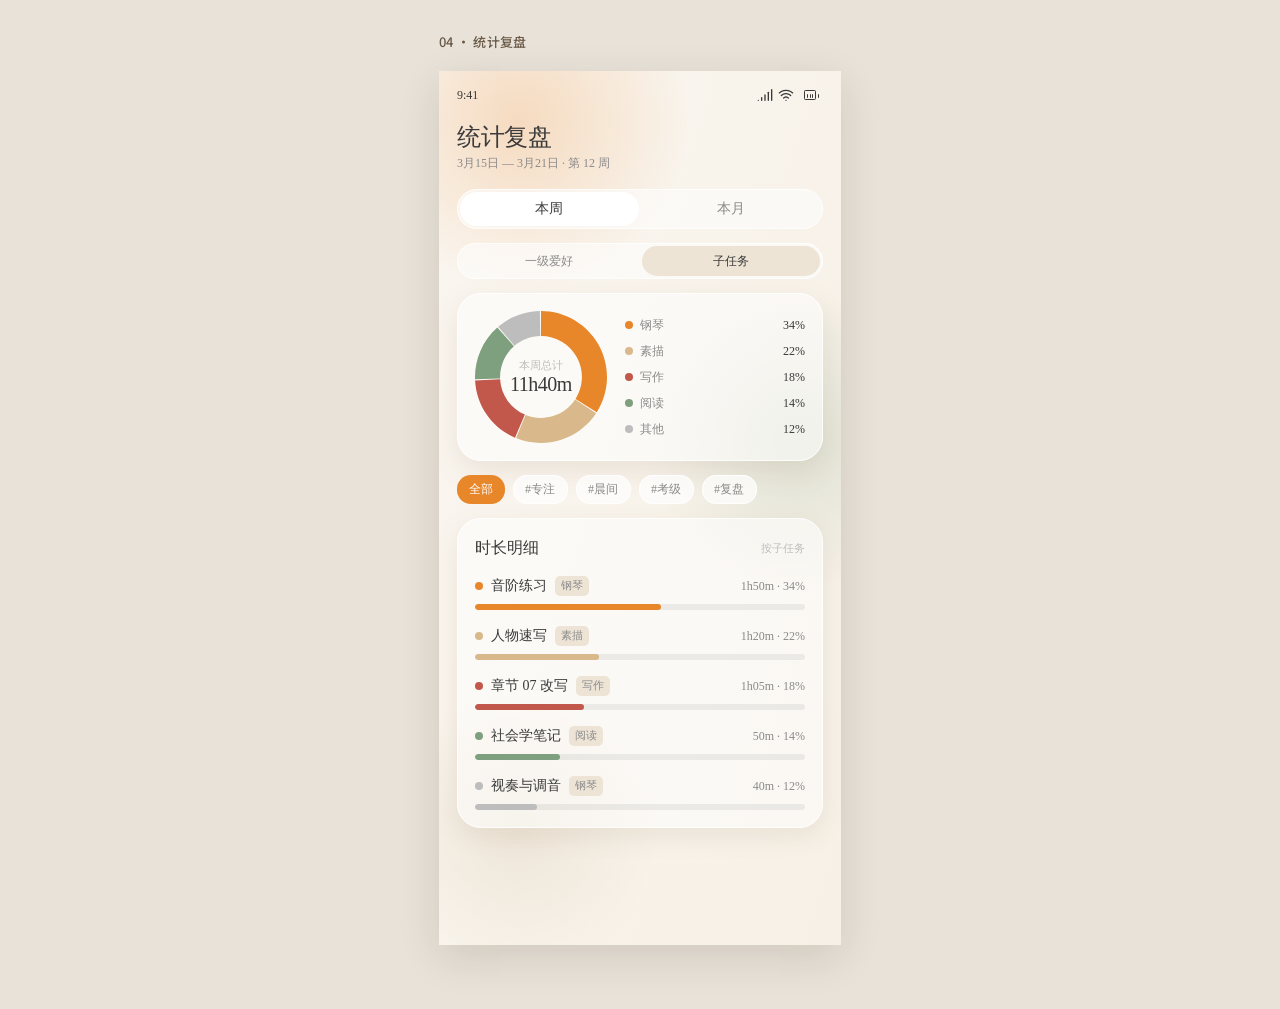
<file: pages/04-stats.html>
<!DOCTYPE html>
<html lang="zh-CN">
<head>
  <meta charset="UTF-8">
  <meta name="viewport" content="width=402, initial-scale=1.0">
  <title>04 · 统计复盘</title>
  <link rel="stylesheet" href="../css/font.css">
  <script src="../js/animation.js"></script>
  <style>


* {
  box-sizing: border-box;
  margin: 0;
  padding: 0;
}

ol,ul,menu {
  padding-inline-start: 0;
  list-style: none;
}

ol li::marker, ul li::before {
  letter-spacing: 0;
}

html {
  width: 100%;
  height: 100%;
}

body { 
  width: 100%;
  height: 100%;
  margin: 0;
  background-color: white;
}
    
span {
  word-break: break-word;
}

.container {
  width: 100%;
  height: 100%;
}

.scroll-container {
  height: 100%;
  width: 100%;
  overflow: auto;
}

.Pixso-canvas-0_1 {
  width: 402px;
  position: relative;
  flex-shrink: 0;
  display: flex;
  flex-direction: column;
  align-items: center;
  gap: 32px;
  margin: 0 auto;
  padding: 24px 0 48px;
}

.Pixso-frame-2_2 {
  width: 402px;
  position: relative;
  flex-shrink: 0;
}

.Pixso-canvas-0_1,.frame-content-2_7,.frame-content-2_61 {
  height: 100%;
}

.Pixso-frame-2_2,.Pixso-frame-2_192,.Pixso-frame-2_416,.Pixso-frame-2_511,.Pixso-frame-2_685,.Pixso-frame-2_938 {
  width: 402px !important;
  max-width: 402px !important;
  min-width: 402px !important;
  background-color: rgba(250, 246, 240, 1);
  overflow: hidden;
  border-radius: 0;
  box-shadow: 0 12px 40px rgba(40, 24, 12, 0.12);
  flex-shrink: 0;
}

.Pixso-frame-2_2,.frame-content-2_2 {
  display: flex;
  flex-direction: column;
  justify-content: flex-start;
  align-items: flex-start;
  min-height: 874px;
}

.Pixso-frame-2_2 {
  height: 1042px;
  overflow: hidden;
  isolation: isolate;
}

.frame-content-2_2 {
  gap: 16px;
  padding: 12px 18px 24px 18px;
  width: 100%;
  position: relative;
}

.Pixso-rectangle-2_3,.Pixso-vector-2_4,.Pixso-vector-2_5,.Pixso-vector-2_6,.Pixso-vector-2_10,.Pixso-vector-2_16,.Pixso-vector-2_22,.Pixso-vector-2_23,.Pixso-vector-2_24,.Pixso-vector-2_25,.Pixso-vector-2_33,.Pixso-vector-2_66,.Pixso-vector-2_70,.Pixso-vector-2_74,.Pixso-vector-2_78,.Pixso-vector-2_82,.Pixso-vector-2_86,.Pixso-vector-2_90,.Pixso-vector-2_94,.Pixso-vector-2_41,.Pixso-vector-2_48,.Pixso-vector-2_120,.Pixso-vector-2_130,.Pixso-vector-2_140,.Pixso-vector-2_150,.Pixso-vector-2_160,.Pixso-vector-2_165,.Pixso-vector-2_169,.Pixso-vector-2_176,.Pixso-vector-2_177,.Pixso-vector-2_179,.Pixso-vector-2_180,.Pixso-vector-2_181,.Pixso-vector-2_182,.Pixso-vector-2_183,.Pixso-vector-2_184,.Pixso-vector-2_185,.Pixso-vector-2_188,.Pixso-rectangle-2_193,.Pixso-vector-2_194,.Pixso-vector-2_195,.Pixso-vector-2_196,.Pixso-vector-2_200,.Pixso-vector-2_206,.Pixso-vector-2_212,.Pixso-vector-2_213,.Pixso-vector-2_214,.Pixso-vector-2_215,.Pixso-vector-2_222,.Pixso-vector-2_229,.Pixso-vector-2_239,.Pixso-vector-2_243,.Pixso-vector-2_267,.Pixso-vector-2_277,.Pixso-vector-2_281,.Pixso-vector-2_305,.Pixso-vector-2_315,.Pixso-vector-2_319,.Pixso-vector-2_343,.Pixso-vector-2_353,.Pixso-vector-2_357,.Pixso-vector-2_377,.Pixso-vector-2_384,.Pixso-vector-2_389,.Pixso-vector-2_393,.Pixso-vector-2_400,.Pixso-vector-2_401,.Pixso-vector-2_403,.Pixso-vector-2_404,.Pixso-vector-2_405,.Pixso-vector-2_406,.Pixso-vector-2_407,.Pixso-vector-2_408,.Pixso-vector-2_409,.Pixso-vector-2_412,.Pixso-rectangle-2_417,.Pixso-rectangle-2_939,.Pixso-vector-2_418,.Pixso-vector-2_419,.Pixso-vector-2_420,.Pixso-vector-2_424,.Pixso-vector-2_430,.Pixso-vector-2_436,.Pixso-vector-2_437,.Pixso-vector-2_438,.Pixso-vector-2_439,.Pixso-vector-2_444,.Pixso-vector-2_453,.Pixso-vector-2_455,.Pixso-vector-2_457,.Pixso-vector-2_467,.Pixso-vector-2_479,.Pixso-vector-2_485,.Pixso-vector-2_486,.Pixso-vector-2_488,.Pixso-vector-2_489,.Pixso-vector-2_501,.Pixso-vector-2_505,.Pixso-vector-2_507,.Pixso-rectangle-2_512,.Pixso-vector-2_513,.Pixso-vector-2_514,.Pixso-vector-2_515,.Pixso-vector-2_519,.Pixso-vector-2_525,.Pixso-vector-2_531,.Pixso-vector-2_532,.Pixso-vector-2_533,.Pixso-vector-2_534,.Pixso-vector-2_552,.Pixso-vector-2_553,.Pixso-vector-2_554,.Pixso-vector-2_555,.Pixso-vector-2_556,.Pixso-vector-2_562,.Pixso-vector-2_567,.Pixso-vector-2_572,.Pixso-vector-2_577,.Pixso-vector-2_582,.Pixso-vector-2_603,.Pixso-vector-2_613,.Pixso-vector-2_623,.Pixso-vector-2_633,.Pixso-vector-2_643,.Pixso-vector-2_653,.Pixso-vector-2_658,.Pixso-vector-2_662,.Pixso-vector-2_669,.Pixso-vector-2_670,.Pixso-vector-2_672,.Pixso-vector-2_673,.Pixso-vector-2_674,.Pixso-vector-2_675,.Pixso-vector-2_676,.Pixso-vector-2_677,.Pixso-vector-2_678,.Pixso-vector-2_681,.Pixso-rectangle-2_686,.Pixso-vector-2_687,.Pixso-vector-2_688,.Pixso-vector-2_689,.Pixso-vector-2_693,.Pixso-vector-2_699,.Pixso-vector-2_705,.Pixso-vector-2_706,.Pixso-vector-2_707,.Pixso-vector-2_708,.Pixso-vector-2_713,.Pixso-vector-2_718,.Pixso-vector-2_724,.Pixso-vector-2_765,.Pixso-vector-2_777,.Pixso-vector-2_789,.Pixso-vector-2_801,.Pixso-vector-2_813,.Pixso-vector-2_825,.Pixso-vector-2_837,.Pixso-vector-2_849,.Pixso-vector-2_884,.Pixso-vector-2_888,.Pixso-vector-2_894,.Pixso-vector-2_900,.Pixso-vector-2_906,.Pixso-vector-2_911,.Pixso-vector-2_915,.Pixso-vector-2_922,.Pixso-vector-2_923,.Pixso-vector-2_925,.Pixso-vector-2_926,.Pixso-vector-2_927,.Pixso-vector-2_928,.Pixso-vector-2_929,.Pixso-vector-2_930,.Pixso-vector-2_931,.Pixso-vector-2_934,.Pixso-vector-2_940,.Pixso-vector-2_941,.Pixso-vector-2_942,.Pixso-vector-2_946,.Pixso-vector-2_952,.Pixso-vector-2_958,.Pixso-vector-2_959,.Pixso-vector-2_960,.Pixso-vector-2_961,.Pixso-vector-2_968,.Pixso-vector-2_984,.Pixso-vector-2_991,.Pixso-vector-2_996,.Pixso-vector-2_1003,.Pixso-vector-2_1008,.Pixso-vector-2_1017,.Pixso-vector-2_1021,.Pixso-vector-2_1038,.Pixso-vector-2_1043,.Pixso-vector-2_1047,.Pixso-vector-2_1054,.Pixso-vector-2_1055,.Pixso-vector-2_1057,.Pixso-vector-2_1058,.Pixso-vector-2_1059,.Pixso-vector-2_1060,.Pixso-vector-2_1061,.Pixso-vector-2_1062,.Pixso-vector-2_1063,.Pixso-vector-2_1066 {
  background-size: 100% 100%;
  background-repeat: no-repeat;
}

.Pixso-rectangle-2_3,.Pixso-vector-2_4,.Pixso-vector-2_5,.Pixso-vector-2_6 {
  position: absolute;
}

.Pixso-rectangle-2_3,.Pixso-rectangle-2_193,.Pixso-rectangle-2_417,.Pixso-rectangle-2_939,.Pixso-rectangle-2_512,.Pixso-vector-2_552,.Pixso-vector-2_553,.Pixso-vector-2_554,.Pixso-vector-2_555,.Pixso-vector-2_556,.Pixso-rectangle-2_686 {
  left: 0px;
  top: 0px;
}

.Pixso-rectangle-2_3 {
  width: 402px;
  height: 1400px;
  z-index: 1;
  background-image: url("data:image/svg+xml;utf8,%3Csvg%20viewBox%3D'0%200%20402%201400'%20preserveAspectRatio%3D'none'%20xmlns%3D'http%3A%2F%2Fwww.w3.org%2F2000%2Fsvg'%3E%0A%20%20%20%20%20%20%3Cdefs%3E%0A%20%20%20%20%20%20%20%20%3ClinearGradient%20id%3D'grad'%20gradientUnits%3D'objectBoundingBox'%20x1%3D'0'%20y1%3D'0.5'%20x2%3D'1'%20y2%3D'0.5'%20gradientTransform%3D'matrix(1.0000%2C%201.0000%2C%20-1.0000%2C%201.0000%2C%200.5000%2C%20-0.5000)'%3E%0A%20%20%20%20%20%20%20%20%20%20%3Cstop%20stop-color%3D'rgba(250%2C246%2C240%2C1)'%20offset%3D'0'%2F%3E%3Cstop%20stop-color%3D'rgba(246%2C239%2C228%2C1)'%20offset%3D'1'%2F%3E%0A%20%20%20%20%20%20%20%20%3C%2FlinearGradient%3E%0A%20%20%20%20%20%20%3C%2Fdefs%3E%0A%20%20%20%20%20%20%3Crect%20width%3D'100%25'%20height%3D'100%25'%20fill%3D'url(%23grad)'%2F%3E%0A%20%20%20%20%3C%2Fsvg%3E");
  background-position: center;
}

.Pixso-vector-2_4,.Pixso-vector-2_194,.Pixso-vector-2_418,.Pixso-vector-2_513,.Pixso-vector-2_687,.Pixso-vector-2_940 {
  left: -90px;
  top: -120px;
}

.Pixso-vector-2_4 {
  width: 340px;
  height: 340px;
  background-image: url(../image/glow14.svg);
  z-index: 2;
}

.Pixso-vector-2_5,.Pixso-vector-2_195,.Pixso-vector-2_419,.Pixso-vector-2_514,.Pixso-vector-2_688,.Pixso-vector-2_941 {
  left: 210px;
  top: 220px;
}

.Pixso-vector-2_5 {
  width: 300px;
  height: 300px;
  background-image: url(../image/glow24.svg);
  z-index: 3;
}

.Pixso-vector-2_6,.Pixso-vector-2_196,.Pixso-vector-2_420,.Pixso-vector-2_515,.Pixso-vector-2_689,.Pixso-vector-2_942 {
  left: -60px;
  top: 620px;
}

.Pixso-vector-2_6 {
  width: 280px;
  height: 280px;
  background-image: url(../image/glow34.svg);
  z-index: 4;
}

.Pixso-frame-2_7,.frame-content-2_7,.frame-content-2_61 {
  width: 100%;
  position: relative;
  display: flex;
  flex-direction: row;
  justify-content: space-between;
  align-items: center;
}

.Pixso-frame-2_7 {
  height: 24px;
  overflow: hidden;
  flex-shrink: 0;
  z-index: 5;
}

.Pixso-paragraph-2_8,.Pixso-paragraph-2_37,.Pixso-paragraph-2_29,.Pixso-paragraph-2_30,.Pixso-paragraph-2_63,.Pixso-paragraph-2_62,.Pixso-paragraph-2_68,.Pixso-paragraph-2_72,.Pixso-paragraph-2_76,.Pixso-paragraph-2_80,.Pixso-paragraph-2_84,.Pixso-paragraph-2_88,.Pixso-paragraph-2_92,.Pixso-paragraph-2_96,.Pixso-paragraph-2_123,.Pixso-paragraph-2_133,.Pixso-paragraph-2_143,.Pixso-paragraph-2_153,.Pixso-paragraph-2_167,.Pixso-paragraph-2_173,.Pixso-paragraph-2_186,.Pixso-paragraph-2_191,.Pixso-paragraph-2_100,.Pixso-paragraph-2_101,.Pixso-paragraph-2_106,.Pixso-paragraph-2_111,.Pixso-paragraph-2_102,.Pixso-paragraph-2_107,.Pixso-paragraph-2_112,.Pixso-paragraph-2_105,.Pixso-paragraph-2_110,.Pixso-paragraph-2_42,.Pixso-paragraph-2_50,.Pixso-paragraph-2_59,.Pixso-paragraph-2_121,.Pixso-paragraph-2_131,.Pixso-paragraph-2_141,.Pixso-paragraph-2_151,.Pixso-paragraph-2_44,.Pixso-paragraph-2_45,.Pixso-paragraph-2_55,.Pixso-paragraph-2_115,.Pixso-paragraph-2_116,.Pixso-paragraph-2_124,.Pixso-paragraph-2_134,.Pixso-paragraph-2_144,.Pixso-paragraph-2_154,.Pixso-paragraph-2_220,.Pixso-paragraph-2_163,.Pixso-paragraph-2_198,.Pixso-paragraph-2_219,.Pixso-paragraph-2_225,.Pixso-paragraph-2_233,.Pixso-paragraph-2_235,.Pixso-paragraph-2_251,.Pixso-paragraph-2_253,.Pixso-paragraph-2_255,.Pixso-paragraph-2_260,.Pixso-paragraph-2_236,.Pixso-paragraph-2_257,.Pixso-paragraph-2_261,.Pixso-paragraph-2_271,.Pixso-paragraph-2_273,.Pixso-paragraph-2_289,.Pixso-paragraph-2_291,.Pixso-paragraph-2_293,.Pixso-paragraph-2_298,.Pixso-paragraph-2_274,.Pixso-paragraph-2_295,.Pixso-paragraph-2_299,.Pixso-paragraph-2_309,.Pixso-paragraph-2_311,.Pixso-paragraph-2_327,.Pixso-paragraph-2_329,.Pixso-paragraph-2_331,.Pixso-paragraph-2_336,.Pixso-paragraph-2_312,.Pixso-paragraph-2_333,.Pixso-paragraph-2_337,.Pixso-paragraph-2_347,.Pixso-paragraph-2_483,.Pixso-paragraph-2_598,.Pixso-paragraph-2_881,.Pixso-paragraph-2_973,.Pixso-paragraph-2_1030,.Pixso-paragraph-2_349,.Pixso-paragraph-2_365,.Pixso-paragraph-2_367,.Pixso-paragraph-2_372,.Pixso-paragraph-2_387,.Pixso-paragraph-2_397,.Pixso-paragraph-2_410,.Pixso-paragraph-2_415,.Pixso-paragraph-2_606,.Pixso-paragraph-2_616,.Pixso-paragraph-2_626,.Pixso-paragraph-2_636,.Pixso-paragraph-2_646,.Pixso-paragraph-2_656,.Pixso-paragraph-2_660,.Pixso-paragraph-2_679,.Pixso-paragraph-2_684,.Pixso-paragraph-2_909,.Pixso-paragraph-2_913,.Pixso-paragraph-2_919,.Pixso-paragraph-2_937,.Pixso-paragraph-2_1041,.Pixso-paragraph-2_1045,.Pixso-paragraph-2_1051,.Pixso-paragraph-2_1064,.Pixso-paragraph-2_350,.Pixso-paragraph-2_369,.Pixso-paragraph-2_728,.Pixso-paragraph-2_730,.Pixso-paragraph-2_732,.Pixso-paragraph-2_734,.Pixso-paragraph-2_736,.Pixso-paragraph-2_738,.Pixso-paragraph-2_740,.Pixso-paragraph-2_1033,.Pixso-paragraph-2_1034,.Pixso-paragraph-2_373,.Pixso-paragraph-2_380,.Pixso-paragraph-2_604,.Pixso-paragraph-2_614,.Pixso-paragraph-2_624,.Pixso-paragraph-2_634,.Pixso-paragraph-2_644,.Pixso-paragraph-2_989,.Pixso-paragraph-2_1001,.Pixso-paragraph-2_1015,.Pixso-paragraph-2_391,.Pixso-paragraph-2_666,.Pixso-paragraph-2_932,.Pixso-paragraph-2_1069,.Pixso-paragraph-2_422,.Pixso-paragraph-2_517,.Pixso-paragraph-2_548,.Pixso-paragraph-2_691,.Pixso-paragraph-2_944,.Pixso-paragraph-2_446,.Pixso-paragraph-2_537,.Pixso-paragraph-2_711,.Pixso-paragraph-2_964,.Pixso-paragraph-2_447,.Pixso-paragraph-2_599,.Pixso-paragraph-2_722,.Pixso-paragraph-2_882,.Pixso-paragraph-2_887,.Pixso-paragraph-2_893,.Pixso-paragraph-2_899,.Pixso-paragraph-2_990,.Pixso-paragraph-2_1002,.Pixso-paragraph-2_1016,.Pixso-paragraph-2_450,.Pixso-paragraph-2_459,.Pixso-paragraph-2_469,.Pixso-paragraph-2_481,.Pixso-paragraph-2_491,.Pixso-paragraph-2_503,.Pixso-paragraph-2_454,.Pixso-paragraph-2_721,.Pixso-paragraph-2_462,.Pixso-paragraph-2_466,.Pixso-paragraph-2_498,.Pixso-paragraph-2_500,.Pixso-paragraph-2_589,.Pixso-paragraph-2_591,.Pixso-paragraph-2_593,.Pixso-paragraph-2_595,.Pixso-paragraph-2_464,.Pixso-paragraph-2_587,.Pixso-paragraph-2_471,.Pixso-paragraph-2_474,.Pixso-paragraph-2_476,.Pixso-paragraph-2_478,.Pixso-paragraph-2_564,.Pixso-paragraph-2_569,.Pixso-paragraph-2_574,.Pixso-paragraph-2_579,.Pixso-paragraph-2_584,.Pixso-paragraph-2_494,.Pixso-paragraph-2_496,.Pixso-paragraph-2_504,.Pixso-paragraph-2_1031,.Pixso-paragraph-2_509,.Pixso-paragraph-2_510,.Pixso-paragraph-2_538,.Pixso-paragraph-2_546,.Pixso-paragraph-2_563,.Pixso-paragraph-2_568,.Pixso-paragraph-2_573,.Pixso-paragraph-2_578,.Pixso-paragraph-2_583,.Pixso-paragraph-2_607,.Pixso-paragraph-2_617,.Pixso-paragraph-2_627,.Pixso-paragraph-2_637,.Pixso-paragraph-2_647,.Pixso-paragraph-2_890,.Pixso-paragraph-2_896,.Pixso-paragraph-2_902,.Pixso-paragraph-2_965,.Pixso-paragraph-2_541,.Pixso-paragraph-2_543,.Pixso-paragraph-2_557,.Pixso-paragraph-2_558,.Pixso-paragraph-2_714,.Pixso-paragraph-2_756,.Pixso-paragraph-2_760,.Pixso-paragraph-2_764,.Pixso-paragraph-2_768,.Pixso-paragraph-2_772,.Pixso-paragraph-2_776,.Pixso-paragraph-2_780,.Pixso-paragraph-2_784,.Pixso-paragraph-2_788,.Pixso-paragraph-2_792,.Pixso-paragraph-2_796,.Pixso-paragraph-2_800,.Pixso-paragraph-2_804,.Pixso-paragraph-2_808,.Pixso-paragraph-2_812,.Pixso-paragraph-2_816,.Pixso-paragraph-2_820,.Pixso-paragraph-2_824,.Pixso-paragraph-2_828,.Pixso-paragraph-2_832,.Pixso-paragraph-2_840,.Pixso-paragraph-2_844,.Pixso-paragraph-2_848,.Pixso-paragraph-2_852,.Pixso-paragraph-2_856,.Pixso-paragraph-2_860,.Pixso-paragraph-2_864,.Pixso-paragraph-2_868,.Pixso-paragraph-2_872,.Pixso-paragraph-2_876,.Pixso-paragraph-2_836,.Pixso-paragraph-2_883,.Pixso-paragraph-2_889,.Pixso-paragraph-2_895,.Pixso-paragraph-2_901,.Pixso-paragraph-2_974,.Pixso-paragraph-2_976,.Pixso-paragraph-2_977,.Pixso-paragraph-2_1025,.Pixso-paragraph-2_1026,.Pixso-paragraph-2_1028 {
  font-weight: 400;
  text-decoration: none;
  flex-grow: 0;
}

.Pixso-paragraph-2_8,.Pixso-paragraph-2_37,.Pixso-paragraph-2_29,.Pixso-paragraph-2_30,.Pixso-paragraph-2_63,.Pixso-paragraph-2_62 {
  width: auto;
  height: auto;
}

.Pixso-paragraph-2_8,.Pixso-paragraph-2_37 {
  font-size: 12px;
  font-family: "Noto Sans SC-SemiBold";
  text-align: left;
  letter-spacing: 0px;
  color: rgba(58, 58, 58, 1);
  position: relative;
  flex-shrink: 0;
  white-space: pre;
}

.Pixso-frame-2_9,.frame-content-2_9 {
  position: relative;
  display: flex;
  flex-direction: row;
  justify-content: flex-start;
  align-items: center;
}

.Pixso-frame-2_9 {
  width: 66px;
  height: 16px;
  overflow: hidden;
  flex-shrink: 0;
}

.frame-content-2_9 {
  gap: 5px;
  width: 100%;
  height: 100%;
}

.Pixso-vector-2_10,.Pixso-vector-2_16 {
  width: 16px;
  height: 16px;
  position: relative;
  flex-shrink: 0;
}

.Pixso-vector-2_10 {
  background-image: url(../image/signal4.svg);
}

.Pixso-vector-2_16 {
  background-image: url(../image/wifi4.svg);
}

.Pixso-frame-2_21 {
  width: 24px;
  height: 16px;
  position: relative;
  flex-shrink: 0;
}

.Pixso-vector-2_22,.Pixso-vector-2_23,.Pixso-vector-2_24,.Pixso-vector-2_25 {
  height: 25%;
  position: absolute;
  top: 41.67%;
  bottom: 33.33%;
}

.Pixso-vector-2_22,.Pixso-vector-2_212,.Pixso-vector-2_436,.Pixso-vector-2_531,.Pixso-vector-2_705,.Pixso-vector-2_958 {
  left: 44.44%;
  right: 50%;
}

.Pixso-vector-2_22 {
  width: 5.56%;
  background-image: url(../image/Vector_2_22.svg);
}

.Pixso-vector-2_23,.Pixso-vector-2_213,.Pixso-vector-2_437,.Pixso-vector-2_532,.Pixso-vector-2_706,.Pixso-vector-2_959 {
  left: 55.56%;
  right: 38.89%;
}

.Pixso-vector-2_23 {
  width: 5.55%;
  background-image: url(../image/Vector_2_23.svg);
}

.Pixso-vector-2_24,.Pixso-vector-2_214,.Pixso-vector-2_438,.Pixso-vector-2_533,.Pixso-vector-2_707,.Pixso-vector-2_960 {
  left: 77.78%;
  right: 16.67%;
}

.Pixso-vector-2_24 {
  width: 5.55%;
  background-image: url(../image/Vector_2_24.svg);
}

.Pixso-vector-2_25 {
  width: 5.56%;
  background-image: url(../image/Vector_2_25.svg);
  left: 33.33%;
  right: 61.11%;
}

.Pixso-rectangle-2_26 {
  width: 100%;
  height: 100%;
  position: relative;
  border-radius: 1.333333px 1.333333px 1.333333px 1.333333px;
  z-index: 0;
}

.stroke-wrapper-2_26,.stroke-wrapper-2_216,.stroke-wrapper-2_440,.stroke-wrapper-2_535,.stroke-wrapper-2_709,.stroke-wrapper-2_962 {
  left: 22.22%;
  top: 25%;
  right: 33.33%;
  bottom: 25%;
}

.stroke-wrapper-2_26 {
  position: absolute;
  isolation: isolate;
  width: 44.45%;
  height: 50%;
}

.stroke-2_26,.stroke-2_216,.stroke-2_440,.stroke-2_535,.stroke-2_709,.stroke-2_962,.stroke-2_487 {
  inset: -0.6666665px -0.6666665px -0.6666665px -0.6666665px;
  border-width: 1.333333px 1.333333px 1.333333px 1.333333px;
}

.stroke-2_26,.stroke-2_27,.stroke-2_32,.stroke-2_60,.stroke-2_99,.stroke-2_104,.stroke-2_109,.stroke-2_38,.stroke-2_113,.stroke-2_47,.stroke-2_56,.stroke-2_53,.stroke-2_54,.stroke-2_58,.stroke-2_158,.stroke-2_226,.stroke-2_178,.stroke-2_216,.stroke-2_221,.stroke-2_238,.stroke-2_250,.stroke-2_252,.stroke-2_254,.stroke-2_256,.stroke-2_264,.stroke-2_276,.stroke-2_288,.stroke-2_290,.stroke-2_292,.stroke-2_294,.stroke-2_302,.stroke-2_314,.stroke-2_326,.stroke-2_328,.stroke-2_330,.stroke-2_332,.stroke-2_340,.stroke-2_352,.stroke-2_364,.stroke-2_366,.stroke-2_983,.stroke-2_995,.stroke-2_1007,.stroke-2_368,.stroke-2_376,.stroke-2_544,.stroke-2_382,.stroke-2_651,.stroke-2_904,.stroke-2_980,.stroke-2_1029,.stroke-2_1036,.stroke-2_402,.stroke-2_671,.stroke-2_1056,.stroke-2_440,.stroke-2_535,.stroke-2_709,.stroke-2_962,.stroke-2_443,.stroke-2_461,.stroke-2_465,.stroke-2_588,.stroke-2_590,.stroke-2_592,.stroke-2_594,.stroke-2_717,.stroke-2_723,.stroke-2_473,.stroke-2_475,.stroke-2_477,.stroke-2_712,.stroke-2_487,.stroke-2_497,.stroke-2_499,.stroke-2_539,.stroke-2_549,.stroke-2_596,.stroke-2_715,.stroke-2_878,.stroke-2_835,.stroke-2_924,.stroke-2_966,.stroke-2_1019 {
  pointer-events: none;
  box-sizing: border-box;
}

.stroke-2_26 {
  position: absolute;
  border-radius: 1.333333px 1.333333px 1.333333px 1.333333px;
  z-index: 1;
  border-style: solid;
  border-color: rgba(58, 58, 58, 1);
}

.Pixso-frame-2_27,.frame-content-2_27 {
  width: 100%;
  height: 100%;
  position: relative;
  display: flex;
  flex-direction: row;
  justify-content: space-between;
  align-items: center;
}

.Pixso-frame-2_27 {
  overflow: hidden;
  flex-shrink: 0;
  z-index: 1;
  border-radius: 18px 18px 18px 18px;
  box-shadow: 0px 6px 20px 0px rgba(140, 115, 85, 0.133333) ;
  background-color: rgba(255, 255, 255, 0.54902);
}

.frame-content-2_27 {
  padding: 0px 14px 0px 14px;
}

.stroke-wrapper-2_27 {
  position: relative;
  isolation: isolate;
  width: 100%;
  height: 56px;
  display: flex;
  flex-shrink: 0;
}

.stroke-2_27 {
  position: absolute;
  inset: 0px;
  border-radius: 18px 18px 18px 18px;
  z-index: 0;
  border-width: 1px 1px 1px 1px;
  border-style: solid;
  border-color: rgba(255, 255, 255, 0.85098);
}

.Pixso-frame-2_28,.frame-content-2_28 {
  position: relative;
  display: flex;
  flex-direction: column;
  justify-content: flex-start;
  align-items: flex-start;
}

.Pixso-frame-2_28 {
  width: 136px;
  height: 43px;
  overflow: hidden;
  flex-shrink: 0;
}

.frame-content-2_28 {
  gap: 1px;
  width: 100%;
  height: 100%;
}

.Pixso-paragraph-2_29,.Pixso-paragraph-2_30,.Pixso-paragraph-2_63 {
  text-align: left;
  letter-spacing: 0px;
  position: relative;
  flex-shrink: 0;
  white-space: pre;
}

.Pixso-paragraph-2_29 {
  font-size: 18px;
  font-family: "Noto Sans SC-SemiBold";
  color: rgba(58, 58, 58, 1);
}

.Pixso-paragraph-2_30,.Pixso-paragraph-2_63,.Pixso-paragraph-2_116 {
  font-size: 11px;
  font-family: "Noto Sans SC-Regular";
  color: rgba(189, 189, 189, 1);
}

.Pixso-frame-2_31,.frame-content-2_31,.Pixso-frame-2_32,.frame-content-2_32,.frame-content-2_36 {
  position: relative;
  display: flex;
  align-items: center;
}

.Pixso-frame-2_31,.frame-content-2_31 {
  flex-direction: row;
  justify-content: flex-start;
}

.Pixso-frame-2_31 {
  width: 78px;
  height: 34px;
  overflow: hidden;
  flex-shrink: 0;
}

.frame-content-2_31 {
  gap: 10px;
  width: 100%;
  height: 100%;
}

.Pixso-frame-2_32,.frame-content-2_32,.frame-content-2_36 {
  width: 100%;
  height: 100%;
  flex-direction: column;
  justify-content: center;
}

.Pixso-frame-2_32 {
  overflow: hidden;
  flex-shrink: 0;
  border-radius: 17px 17px 17px 17px;
  z-index: 1;
  background-color: rgba(255, 255, 255, 0.54902);
}

.stroke-wrapper-2_32 {
  position: relative;
  isolation: isolate;
  width: 34px;
  height: 34px;
  display: flex;
  flex-shrink: 0;
}

.stroke-2_32 {
  position: absolute;
  inset: 0px;
  border-radius: 17px 17px 17px 17px;
  z-index: 0;
  border-width: 1px 1px 1px 1px;
  border-style: solid;
  border-color: rgba(255, 255, 255, 0.85098);
}

.Pixso-vector-2_33,.Pixso-frame-2_36,.Pixso-frame-2_60,.Pixso-frame-2_61,.Pixso-paragraph-2_62,.Pixso-frame-2_64 {
  position: relative;
  flex-shrink: 0;
}

.Pixso-vector-2_33 {
  width: 16px;
  height: 16px;
  background-image: url(../image/bell.svg);
}

.Pixso-frame-2_36,.Pixso-frame-2_60 {
  overflow: hidden;
  display: flex;
  flex-direction: column;
}

.Pixso-frame-2_36 {
  width: 34px;
  height: 34px;
  justify-content: center;
  align-items: center;
  border-radius: 17px 17px 17px 17px;
  background-color: rgba(237, 228, 214, 1);
}

.Pixso-frame-2_60 {
  width: 100%;
  height: 100%;
  z-index: 1;
  justify-content: flex-start;
  align-items: flex-start;
  border-radius: 24px 24px 24px 24px;
  box-shadow: 0px 8px 24px 0px rgba(140, 115, 85, 0.121569) ;
  background-color: rgba(255, 255, 255, 0.54902);
}

.frame-content-2_60,.stroke-wrapper-2_60 {
  display: flex;
  width: 100%;
  position: relative;
}

.frame-content-2_60 {
  flex-direction: column;
  gap: 12px;
  align-items: flex-start;
  justify-content: flex-start;
  padding: 16px 14px 16px 14px;
  height: 100%;
}

.stroke-wrapper-2_60 {
  isolation: isolate;
  height: 216px;
  flex-shrink: 0;
}

.stroke-2_60 {
  position: absolute;
  inset: 0px;
  border-radius: 24px 24px 24px 24px;
  z-index: 0;
  border-width: 1px 1px 1px 1px;
  border-style: solid;
  border-color: rgba(255, 255, 255, 0.85098);
}

.Pixso-frame-2_61 {
  width: 100%;
  height: 20px;
  overflow: hidden;
  display: flex;
  flex-direction: row;
  justify-content: space-between;
  align-items: center;
}

.Pixso-paragraph-2_62 {
  font-size: 14px;
  font-family: "Noto Sans SC-Medium";
  text-align: left;
  letter-spacing: 0px;
  color: rgba(58, 58, 58, 1);
  white-space: pre;
}

.Pixso-frame-2_64 {
  width: 100%;
  height: 152px;
  overflow: hidden;
  display: flex;
  flex-direction: row;
  justify-content: flex-start;
  align-items: flex-start;
}

.frame-content-2_64,.Pixso-frame-2_65,.frame-content-2_65 {
  display: flex;
  justify-content: flex-start;
  position: relative;
}

.frame-content-2_64,.frame-content-2_249,.frame-content-2_287,.frame-content-2_325,.frame-content-2_363,.frame-content-2_460,.frame-content-2_492,.frame-content-2_585,.frame-content-2_741 {
  flex-wrap: wrap;
  align-content: flex-start;
}

.frame-content-2_64 {
  flex-direction: row;
  gap: 12px 10px;
  align-items: flex-start;
  width: 100%;
  height: 100%;
}

.Pixso-frame-2_65,.frame-content-2_65 {
  flex-direction: column;
  align-items: center;
}

.Pixso-frame-2_65 {
  width: 68px;
  height: 70px;
  overflow: hidden;
  flex-shrink: 0;
}

.frame-content-2_65 {
  gap: 6px;
  width: 100%;
  height: 100%;
}

.Pixso-vector-2_66 {
  position: absolute;
  inset: -25% -25% -25% -25% ;
  background-image: url(../image/Frame_2_66.svg);
}

.vector-wrapper-2_66,.Pixso-paragraph-2_68,.Pixso-frame-2_69 {
  position: relative;
  flex-shrink: 0;
}

.vector-wrapper-2_66 {
  display: flex;
  flex-direction: column;
  justify-content: center;
  align-items: center;
  width: 48px;
  height: 48px;
}

.Pixso-paragraph-2_68 {
  font-size: 11px;
  font-family: "Noto Sans SC-Medium";
  text-align: left;
  letter-spacing: 0px;
  color: rgba(138, 138, 138, 1);
  width: auto;
  height: auto;
  white-space: pre;
}

.Pixso-frame-2_69,.frame-content-2_69 {
  display: flex;
  flex-direction: column;
  justify-content: flex-start;
  align-items: center;
}

.Pixso-frame-2_69 {
  width: 68px;
  height: 70px;
  overflow: hidden;
}

.frame-content-2_69 {
  gap: 6px;
  width: 100%;
  height: 100%;
  position: relative;
}

.Pixso-vector-2_70 {
  position: absolute;
  inset: -25% -25% -25% -25% ;
  background-image: url(../image/Frame_2_70.svg);
}

.vector-wrapper-2_70,.Pixso-paragraph-2_72,.Pixso-frame-2_73 {
  position: relative;
  flex-shrink: 0;
}

.vector-wrapper-2_70 {
  display: flex;
  flex-direction: column;
  justify-content: center;
  align-items: center;
  width: 48px;
  height: 48px;
}

.Pixso-paragraph-2_72 {
  font-size: 11px;
  font-family: "Noto Sans SC-Medium";
  text-align: left;
  letter-spacing: 0px;
  color: rgba(138, 138, 138, 1);
  width: auto;
  height: auto;
  white-space: pre;
}

.Pixso-frame-2_73,.frame-content-2_73 {
  display: flex;
  flex-direction: column;
  justify-content: flex-start;
  align-items: center;
}

.Pixso-frame-2_73 {
  width: 68px;
  height: 70px;
  overflow: hidden;
}

.frame-content-2_73 {
  gap: 6px;
  width: 100%;
  height: 100%;
  position: relative;
}

.Pixso-vector-2_74 {
  position: absolute;
  inset: -25% -25% -25% -25% ;
  background-image: url(../image/Frame_2_74.svg);
}

.vector-wrapper-2_74,.Pixso-paragraph-2_76,.Pixso-frame-2_77 {
  position: relative;
  flex-shrink: 0;
}

.vector-wrapper-2_74 {
  display: flex;
  flex-direction: column;
  justify-content: center;
  align-items: center;
  width: 48px;
  height: 48px;
}

.Pixso-paragraph-2_76 {
  font-size: 11px;
  font-family: "Noto Sans SC-Medium";
  text-align: left;
  letter-spacing: 0px;
  color: rgba(138, 138, 138, 1);
  width: auto;
  height: auto;
  white-space: pre;
}

.Pixso-frame-2_77,.frame-content-2_77 {
  display: flex;
  flex-direction: column;
  justify-content: flex-start;
  align-items: center;
}

.Pixso-frame-2_77 {
  width: 68px;
  height: 70px;
  overflow: hidden;
}

.frame-content-2_77 {
  gap: 6px;
  width: 100%;
  height: 100%;
  position: relative;
}

.Pixso-vector-2_78 {
  position: absolute;
  inset: -25% -25% -25% -25% ;
  background-image: url(../image/Frame_2_78.svg);
}

.vector-wrapper-2_78,.Pixso-paragraph-2_80,.Pixso-frame-2_81 {
  position: relative;
  flex-shrink: 0;
}

.vector-wrapper-2_78 {
  display: flex;
  flex-direction: column;
  justify-content: center;
  align-items: center;
  width: 48px;
  height: 48px;
}

.Pixso-paragraph-2_80 {
  font-size: 11px;
  font-family: "Noto Sans SC-Medium";
  text-align: left;
  letter-spacing: 0px;
  color: rgba(138, 138, 138, 1);
  width: auto;
  height: auto;
  white-space: pre;
}

.Pixso-frame-2_81,.frame-content-2_81 {
  display: flex;
  flex-direction: column;
  justify-content: flex-start;
  align-items: center;
}

.Pixso-frame-2_81 {
  width: 68px;
  height: 70px;
  overflow: hidden;
}

.frame-content-2_81 {
  gap: 6px;
  width: 100%;
  height: 100%;
  position: relative;
}

.Pixso-vector-2_82 {
  position: absolute;
  inset: -25% -25% -25% -25% ;
  background-image: url(../image/Frame_2_82.svg);
}

.vector-wrapper-2_82,.Pixso-paragraph-2_84,.Pixso-frame-2_85 {
  position: relative;
  flex-shrink: 0;
}

.vector-wrapper-2_82 {
  display: flex;
  flex-direction: column;
  justify-content: center;
  align-items: center;
  width: 48px;
  height: 48px;
}

.Pixso-paragraph-2_84 {
  font-size: 11px;
  font-family: "Noto Sans SC-Medium";
  text-align: left;
  letter-spacing: 0px;
  color: rgba(138, 138, 138, 1);
  width: auto;
  height: auto;
  white-space: pre;
}

.Pixso-frame-2_85,.frame-content-2_85 {
  display: flex;
  flex-direction: column;
  justify-content: flex-start;
  align-items: center;
}

.Pixso-frame-2_85 {
  width: 68px;
  height: 70px;
  overflow: hidden;
}

.frame-content-2_85 {
  gap: 6px;
  width: 100%;
  height: 100%;
  position: relative;
}

.Pixso-vector-2_86 {
  position: absolute;
  inset: -25% -25% -25% -25% ;
  background-image: url(../image/Frame_2_86.svg);
}

.vector-wrapper-2_86,.Pixso-paragraph-2_88,.Pixso-frame-2_89 {
  position: relative;
  flex-shrink: 0;
}

.vector-wrapper-2_86 {
  display: flex;
  flex-direction: column;
  justify-content: center;
  align-items: center;
  width: 48px;
  height: 48px;
}

.Pixso-paragraph-2_88 {
  font-size: 11px;
  font-family: "Noto Sans SC-Medium";
  text-align: left;
  letter-spacing: 0px;
  color: rgba(138, 138, 138, 1);
  width: auto;
  height: auto;
  white-space: pre;
}

.Pixso-frame-2_89,.frame-content-2_89 {
  display: flex;
  flex-direction: column;
  justify-content: flex-start;
  align-items: center;
}

.Pixso-frame-2_89 {
  width: 68px;
  height: 70px;
  overflow: hidden;
}

.frame-content-2_89 {
  gap: 6px;
  width: 100%;
  height: 100%;
  position: relative;
}

.Pixso-vector-2_90 {
  position: absolute;
  inset: -25% -25% -25% -25% ;
  background-image: url(../image/Frame_2_90.svg);
}

.vector-wrapper-2_90,.Pixso-paragraph-2_92,.Pixso-frame-2_93 {
  position: relative;
  flex-shrink: 0;
}

.vector-wrapper-2_90 {
  display: flex;
  flex-direction: column;
  justify-content: center;
  align-items: center;
  width: 48px;
  height: 48px;
}

.Pixso-paragraph-2_92 {
  font-size: 11px;
  font-family: "Noto Sans SC-Medium";
  text-align: left;
  letter-spacing: 0px;
  color: rgba(138, 138, 138, 1);
  width: auto;
  height: auto;
  white-space: pre;
}

.Pixso-frame-2_93,.frame-content-2_93 {
  display: flex;
  flex-direction: column;
  justify-content: flex-start;
  align-items: center;
}

.Pixso-frame-2_93 {
  width: 68px;
  height: 70px;
  overflow: hidden;
}

.frame-content-2_93 {
  gap: 6px;
  width: 100%;
  height: 100%;
  position: relative;
}

.Pixso-vector-2_94 {
  position: absolute;
  inset: -25% -25% -25% -25% ;
  background-image: url(../image/Frame_2_94.svg);
}

.vector-wrapper-2_94 {
  position: relative;
  flex-shrink: 0;
  display: flex;
  flex-direction: column;
  justify-content: center;
  align-items: center;
  width: 48px;
  height: 48px;
}

.Pixso-paragraph-2_96,.Pixso-paragraph-2_123,.Pixso-paragraph-2_133,.Pixso-paragraph-2_143,.Pixso-paragraph-2_153,.Pixso-paragraph-2_167,.Pixso-paragraph-2_173,.Pixso-paragraph-2_186,.Pixso-paragraph-2_191 {
  font-size: 11px;
  font-family: "Noto Sans SC-Medium";
  text-align: left;
  letter-spacing: 0px;
  color: rgba(138, 138, 138, 1);
  width: auto;
  height: auto;
  position: relative;
  flex-shrink: 0;
  white-space: pre;
}

.Pixso-frame-2_97,.frame-content-2_97,.Pixso-frame-2_98,.Pixso-frame-2_103,.Pixso-frame-2_108,.frame-content-2_98,.frame-content-2_103,.frame-content-2_108,.Pixso-frame-2_99,.Pixso-frame-2_104,.Pixso-frame-2_109,.frame-content-2_99,.frame-content-2_104,.frame-content-2_109 {
  width: 100%;
  position: relative;
  display: flex;
  justify-content: flex-start;
  align-items: flex-start;
}

.Pixso-frame-2_97 {
  height: 92px;
  overflow: hidden;
  flex-shrink: 0;
  z-index: 8;
  flex-direction: row;
}

.frame-content-2_97 {
  flex-direction: row;
  gap: 10px;
  height: 100%;
}

.Pixso-frame-2_98,.Pixso-frame-2_103,.Pixso-frame-2_108 {
  height: 92px;
  overflow: hidden;
  flex-shrink: 1;
  flex-direction: column;
  min-width: 0;
  flex-grow: 1;
  flex-basis: 0;
}

.frame-content-2_98,.frame-content-2_103,.frame-content-2_108 {
  flex-direction: column;
  min-width: 0;
  height: 100%;
}

.Pixso-frame-2_99,.Pixso-frame-2_104,.Pixso-frame-2_109 {
  height: 100%;
  overflow: hidden;
  flex-shrink: 0;
  flex-direction: column;
  border-radius: 18px 18px 18px 18px;
  z-index: 1;
  box-shadow: 0px 6px 18px 0px rgba(140, 115, 85, 0.121569) ;
  background-color: rgba(255, 255, 255, 0.54902);
}

.frame-content-2_99,.frame-content-2_104,.frame-content-2_109 {
  flex-direction: column;
  gap: 4px;
  padding: 12px 12px 12px 12px;
  height: 100%;
}

.stroke-wrapper-2_99,.stroke-wrapper-2_104,.stroke-wrapper-2_109 {
  position: relative;
  isolation: isolate;
  width: 100%;
  height: 92px;
  display: flex;
  flex-shrink: 0;
}

.stroke-2_99,.stroke-2_104,.stroke-2_109 {
  position: absolute;
  inset: 0px;
  border-radius: 18px 18px 18px 18px;
  z-index: 0;
  border-width: 1px 1px 1px 1px;
  border-style: solid;
  border-color: rgba(255, 255, 255, 0.85098);
}

.Pixso-paragraph-2_100,.Pixso-paragraph-2_101,.Pixso-paragraph-2_106,.Pixso-paragraph-2_111,.Pixso-paragraph-2_102,.Pixso-paragraph-2_107,.Pixso-paragraph-2_112,.Pixso-paragraph-2_105,.Pixso-paragraph-2_110 {
  text-align: left;
  height: auto;
  position: relative;
  flex-shrink: 0;
}

.Pixso-paragraph-2_100 {
  font-size: 20px;
  font-family: "Noto Sans SC-Regular";
  letter-spacing: -0.5px;
  color: rgba(232, 134, 42, 1);
  width: auto;
  white-space: pre;
}

.Pixso-paragraph-2_101,.Pixso-paragraph-2_106,.Pixso-paragraph-2_111 {
  font-size: 12px;
  font-family: "Noto Sans SC-Regular";
  letter-spacing: 0px;
  font-feature-settings: "locl" 0;
  color: rgba(138, 138, 138, 1);
  width: 100%;
}

.Pixso-paragraph-2_102,.Pixso-paragraph-2_107,.Pixso-paragraph-2_112 {
  font-size: 11px;
  font-family: "Noto Sans SC-Medium";
  letter-spacing: 0px;
  font-feature-settings: "locl" 0;
  color: rgba(189, 189, 189, 1);
  width: 100%;
}

.Pixso-paragraph-2_105,.Pixso-paragraph-2_110 {
  font-size: 20px;
  font-family: "Noto Sans SC-Regular";
  letter-spacing: -0.5px;
  width: auto;
  white-space: pre;
}

.Pixso-paragraph-2_105 {
  color: rgba(127, 160, 127, 1);
}

.Pixso-paragraph-2_110 {
  color: rgba(194, 87, 75, 1);
}

.Pixso-frame-2_38,.frame-content-2_38,.Pixso-frame-2_113,.frame-content-2_113 {
  width: 100%;
  height: 100%;
  position: relative;
  display: flex;
  flex-direction: column;
  justify-content: flex-start;
  align-items: flex-start;
}

.Pixso-frame-2_38 {
  overflow: hidden;
  flex-shrink: 0;
  z-index: 1;
  border-radius: 24px 24px 24px 24px;
  box-shadow: 0px 12px 32px 0px rgba(140, 115, 85, 0.180392) ;
  background-color: rgba(255, 255, 255, 0.54902);
}

.frame-content-2_38,.frame-content-2_596 {
  gap: 16px;
  padding: 18px 18px 18px 18px;
}

.stroke-wrapper-2_38 {
  position: relative;
  isolation: isolate;
  width: 100%;
  height: 202px;
  display: flex;
  flex-shrink: 0;
}

.stroke-2_38,.stroke-2_113 {
  position: absolute;
  inset: 0px;
  border-radius: 24px 24px 24px 24px;
  z-index: 0;
  border-width: 1px 1px 1px 1px;
  border-style: solid;
  border-color: rgba(255, 255, 255, 0.85098);
}

.Pixso-frame-2_39 {
  width: 100%;
  height: 22px;
  overflow: hidden;
  position: relative;
  flex-shrink: 0;
  display: flex;
  flex-direction: row;
  justify-content: space-between;
  align-items: center;
}

.frame-content-2_39,.frame-content-2_114,.frame-content-2_118,.frame-content-2_128,.frame-content-2_138,.frame-content-2_148,.frame-content-2_197,.frame-content-2_217,.frame-content-2_227 {
  display: flex;
  flex-direction: row;
  align-items: center;
  justify-content: space-between;
  width: 100%;
  height: 100%;
  position: relative;
}

.Pixso-frame-2_40 {
  width: 121px;
  height: 20px;
  overflow: hidden;
  position: relative;
  flex-shrink: 0;
  display: flex;
  flex-direction: row;
  justify-content: flex-start;
  align-items: center;
}

.frame-content-2_40,.frame-content-2_119,.frame-content-2_129,.frame-content-2_139,.frame-content-2_149 {
  display: flex;
  flex-direction: row;
  gap: 8px;
  align-items: center;
  justify-content: flex-start;
  width: 100%;
  height: 100%;
  position: relative;
}

.Pixso-vector-2_41,.Pixso-vector-2_120,.Pixso-vector-2_130,.Pixso-vector-2_140,.Pixso-vector-2_150 {
  width: 8px;
  height: 8px;
}

.Pixso-vector-2_41 {
  background-image: url(../image/Ellipse_2_41.svg);
  position: relative;
  flex-shrink: 0;
}

.Pixso-paragraph-2_42,.Pixso-paragraph-2_50,.Pixso-paragraph-2_59,.Pixso-paragraph-2_121,.Pixso-paragraph-2_131,.Pixso-paragraph-2_141,.Pixso-paragraph-2_151 {
  font-size: 14px;
  font-family: "Noto Sans SC-Medium";
  text-align: left;
  letter-spacing: 0px;
  color: rgba(58, 58, 58, 1);
  width: auto;
  height: auto;
  position: relative;
  flex-shrink: 0;
  white-space: pre;
}

.Pixso-frame-2_43,.frame-content-2_43,.Pixso-frame-2_125,.Pixso-frame-2_135,.Pixso-frame-2_145,.Pixso-frame-2_155,.frame-content-2_125,.frame-content-2_135,.frame-content-2_145,.frame-content-2_155,.Pixso-frame-2_126 {
  position: relative;
  display: flex;
  flex-direction: row;
  justify-content: flex-start;
  align-items: flex-start;
}

.Pixso-frame-2_43 {
  width: 49px;
  height: 22px;
  overflow: hidden;
  flex-shrink: 0;
  border-radius: 6px 6px 6px 6px;
  background-color: rgba(232, 134, 42, 0.121569);
}

.frame-content-2_43 {
  padding: 3px 8px 3px 8px;
  width: 100%;
  height: 100%;
}

.Pixso-paragraph-2_44,.Pixso-paragraph-2_45 {
  color: rgba(232, 134, 42, 1);
  height: auto;
  position: relative;
  flex-shrink: 0;
}

.Pixso-paragraph-2_44 {
  font-size: 11px;
  font-family: "Noto Sans SC-Medium";
  text-align: left;
  letter-spacing: 0px;
  width: auto;
  white-space: pre;
}

.Pixso-paragraph-2_45 {
  font-size: 48px;
  font-family: "Noto Sans SC-Regular";
  text-align: center;
  letter-spacing: -1.5px;
  font-feature-settings: "locl" 0;
  width: 100%;
}

.Pixso-frame-2_46,.frame-content-2_46,.Pixso-frame-2_47,.Pixso-frame-2_56,.frame-content-2_47,.frame-content-2_51,.frame-content-2_56 {
  width: 100%;
  position: relative;
  display: flex;
  flex-direction: row;
}

.Pixso-frame-2_46,.frame-content-2_46 {
  justify-content: center;
  align-items: flex-start;
}

.Pixso-frame-2_46 {
  height: 42px;
  overflow: hidden;
  flex-shrink: 0;
}

.frame-content-2_46 {
  gap: 10px;
  height: 100%;
}

.Pixso-frame-2_47,.Pixso-frame-2_56 {
  height: 100%;
  overflow: hidden;
  flex-shrink: 0;
  justify-content: flex-start;
  align-items: center;
  border-radius: 21px 21px 21px 21px;
  z-index: 1;
  box-shadow: 0px 4px 14px 0px rgba(140, 115, 85, 0.121569) ;
  background-color: rgba(255, 255, 255, 0.721569);
}

.frame-content-2_47,.frame-content-2_51,.frame-content-2_56 {
  gap: 6px;
  align-items: center;
  justify-content: flex-start;
  padding: 0px 26px 0px 26px;
  height: 100%;
}

.stroke-wrapper-2_47,.stroke-wrapper-2_56 {
  position: relative;
  isolation: isolate;
  width: 100px;
  height: 42px;
  display: flex;
  flex-shrink: 0;
}

.stroke-2_47,.stroke-2_56 {
  position: absolute;
  inset: 0px;
  border-radius: 21px 21px 21px 21px;
  z-index: 0;
  border-width: 1px 1px 1px 1px;
  border-style: solid;
  border-color: rgba(255, 255, 255, 0.85098);
}

.Pixso-vector-2_48,.Pixso-frame-2_51,.Pixso-frame-2_52,.Pixso-frame-2_57,.stroke-wrapper-2_113,.Pixso-frame-2_114,.Pixso-paragraph-2_115,.Pixso-paragraph-2_116,.Pixso-vector-2_130,.Pixso-frame-2_136,.Pixso-vector-2_140,.Pixso-frame-2_146,.Pixso-frame-2_149,.Pixso-vector-2_150,.Pixso-frame-2_152,.Pixso-frame-2_156,.Pixso-rectangle-2_157,.Pixso-vector-2_160,.Pixso-paragraph-2_163,.Pixso-vector-2_165,.Pixso-vector-2_169,.Pixso-frame-2_175,.Pixso-frame-2_197,.Pixso-paragraph-2_198,.Pixso-frame-2_199,.Pixso-vector-2_222,.Pixso-paragraph-2_225,.Pixso-frame-2_226 {
  position: relative;
  flex-shrink: 0;
}

.Pixso-vector-2_48,.Pixso-frame-2_52,.Pixso-frame-2_57,.Pixso-vector-2_222 {
  width: 14px;
  height: 14px;
}

.Pixso-vector-2_48 {
  background-image: url(../image/play.svg);
}

.Pixso-frame-2_51 {
  width: 100px;
  height: 42px;
  overflow: hidden;
  display: flex;
  flex-direction: row;
  justify-content: flex-start;
  align-items: center;
  border-radius: 21px 21px 21px 21px;
  box-shadow: 0px 4px 14px 0px rgba(140, 115, 85, 0.121569) ;
  background-color: rgba(232, 134, 42, 1);
}

.Pixso-rectangle-2_53,.Pixso-rectangle-2_54 {
  width: 100%;
  height: 100%;
  position: relative;
  border-radius: 0.583333px 0.583333px 0.583333px 0.583333px;
  z-index: 0;
}

.stroke-wrapper-2_53,.stroke-wrapper-2_54,.stroke-wrapper-2_58 {
  top: 12.5%;
  bottom: 12.5%;
}

.stroke-wrapper-2_53 {
  position: absolute;
  isolation: isolate;
  left: 58.33%;
  right: 20.83%;
  width: 20.84%;
  height: 75%;
}

.stroke-2_53,.stroke-2_54,.stroke-2_58 {
  inset: -0.5833335px -0.5833335px -0.5833335px -0.5833335px;
  border-width: 1.166667px 1.166667px 1.166667px 1.166667px;
}

.stroke-2_53,.stroke-2_54 {
  position: absolute;
  border-radius: 0.583333px 0.583333px 0.583333px 0.583333px;
  z-index: 1;
  border-style: solid;
  border-color: rgba(255, 255, 255, 1);
}

.stroke-wrapper-2_54 {
  position: absolute;
  isolation: isolate;
  left: 20.83%;
  right: 58.33%;
  width: 20.84%;
  height: 75%;
}

.Pixso-paragraph-2_55 {
  font-size: 14px;
  font-family: "Noto Sans SC-Medium";
  text-align: left;
  letter-spacing: 0px;
  color: rgba(255, 255, 255, 1);
  width: auto;
  height: auto;
  position: relative;
  flex-shrink: 0;
  white-space: pre;
}

.Pixso-rectangle-2_58 {
  width: 100%;
  height: 100%;
  position: relative;
  border-radius: 1.166667px 1.166667px 1.166667px 1.166667px;
  z-index: 0;
}

.stroke-wrapper-2_58,.stroke-wrapper-2_178 {
  position: absolute;
  isolation: isolate;
  left: 12.5%;
  right: 12.5%;
  width: 75%;
  height: 75%;
}

.stroke-2_58 {
  position: absolute;
  border-radius: 1.166667px 1.166667px 1.166667px 1.166667px;
  z-index: 1;
  border-style: solid;
  border-color: rgba(138, 138, 138, 1);
}

.Pixso-frame-2_113 {
  overflow: hidden;
  flex-shrink: 0;
  z-index: 1;
  border-radius: 24px 24px 24px 24px;
  box-shadow: 0px 8px 24px 0px rgba(140, 115, 85, 0.121569) ;
  background-color: rgba(255, 255, 255, 0.54902);
}

.frame-content-2_113 {
  gap: 14px;
  padding: 16px 16px 18px 16px;
}

.stroke-wrapper-2_113 {
  isolation: isolate;
  width: 100%;
  height: 250px;
  display: flex;
}

.Pixso-frame-2_114 {
  width: 100%;
  height: 24px;
  overflow: hidden;
  display: flex;
  flex-direction: row;
  justify-content: space-between;
  align-items: center;
}

.Pixso-paragraph-2_115,.Pixso-paragraph-2_116 {
  text-align: left;
  letter-spacing: 0px;
  width: auto;
  height: auto;
  white-space: pre;
}

.Pixso-paragraph-2_115 {
  font-size: 16px;
  font-family: "Noto Sans SC-Medium";
  color: rgba(58, 58, 58, 1);
}

.Pixso-frame-2_117,.Pixso-frame-2_127,.Pixso-frame-2_137,.Pixso-frame-2_147 {
  width: 100%;
  height: 34px;
  overflow: hidden;
  position: relative;
  flex-shrink: 0;
  display: flex;
  flex-direction: column;
  justify-content: flex-start;
  align-items: flex-start;
}

.frame-content-2_117,.frame-content-2_127,.frame-content-2_137,.frame-content-2_147 {
  display: flex;
  flex-direction: column;
  gap: 8px;
  align-items: flex-start;
  justify-content: flex-start;
  width: 100%;
  height: 100%;
  position: relative;
}

.Pixso-frame-2_118,.Pixso-frame-2_128,.Pixso-frame-2_138,.Pixso-frame-2_148,.Pixso-frame-2_119,.Pixso-frame-2_129,.Pixso-frame-2_139 {
  height: 20px;
  overflow: hidden;
  position: relative;
  flex-shrink: 0;
  display: flex;
  flex-direction: row;
  align-items: center;
}

.Pixso-frame-2_118,.Pixso-frame-2_128,.Pixso-frame-2_138,.Pixso-frame-2_148,.Pixso-frame-2_227 {
  width: 100%;
  justify-content: space-between;
}

.Pixso-frame-2_119,.Pixso-frame-2_129,.Pixso-frame-2_139 {
  width: 86px;
  justify-content: flex-start;
}

.Pixso-vector-2_120 {
  background-image: url(../image/Ellipse_2_120.svg);
  position: relative;
  flex-shrink: 0;
}

.Pixso-frame-2_122,.Pixso-frame-2_132,.Pixso-frame-2_142 {
  width: 34px;
  height: 20px;
  overflow: hidden;
  position: relative;
  flex-shrink: 0;
  display: flex;
  flex-direction: row;
  justify-content: flex-start;
  align-items: flex-start;
  border-radius: 5px 5px 5px 5px;
  background-color: rgba(237, 228, 214, 1);
}

.frame-content-2_122,.frame-content-2_132,.frame-content-2_142,.frame-content-2_152 {
  display: flex;
  flex-direction: row;
  align-items: flex-start;
  justify-content: flex-start;
  padding: 2px 6px 2px 6px;
  width: 100%;
  height: 100%;
  position: relative;
}

.Pixso-paragraph-2_124,.Pixso-paragraph-2_134,.Pixso-paragraph-2_144,.Pixso-paragraph-2_154,.Pixso-paragraph-2_220 {
  font-size: 12px;
  font-family: "Noto Sans SC-Regular";
  text-align: left;
  letter-spacing: 0px;
  color: rgba(138, 138, 138, 1);
  width: auto;
  height: auto;
  position: relative;
  flex-shrink: 0;
  white-space: pre;
}

.Pixso-frame-2_125,.Pixso-frame-2_135,.Pixso-frame-2_145,.Pixso-frame-2_155 {
  width: 100%;
  height: 6px;
  overflow: hidden;
  flex-shrink: 0;
  border-radius: 3px 3px 3px 3px;
  background-color: rgba(58, 58, 58, 0.078431);
}

.frame-content-2_125,.frame-content-2_135,.frame-content-2_145,.frame-content-2_155 {
  width: 100%;
  height: 100%;
}

.Pixso-frame-2_126 {
  width: 233px;
  height: 6px;
  overflow: hidden;
  flex-shrink: 0;
  border-radius: 3px 3px 3px 3px;
  background-color: rgba(232, 134, 42, 1);
}

.Pixso-vector-2_130 {
  background-image: url(../image/Ellipse_2_130.svg);
}

.Pixso-frame-2_136 {
  width: 116px;
  height: 6px;
  overflow: hidden;
  display: flex;
  flex-direction: row;
  justify-content: flex-start;
  align-items: flex-start;
  border-radius: 3px 3px 3px 3px;
  background-color: rgba(217, 185, 140, 1);
}

.Pixso-vector-2_140 {
  background-image: url(../image/Ellipse_2_140.svg);
}

.Pixso-frame-2_146,.Pixso-frame-2_149 {
  overflow: hidden;
  display: flex;
  flex-direction: row;
  justify-content: flex-start;
}

.Pixso-frame-2_146 {
  width: 310px;
  height: 6px;
  align-items: flex-start;
  border-radius: 3px 3px 3px 3px;
  background-color: rgba(194, 87, 75, 1);
}

.Pixso-frame-2_149 {
  width: 97px;
  height: 20px;
  align-items: center;
}

.Pixso-vector-2_150 {
  background-image: url(../image/Ellipse_2_150.svg);
}

.Pixso-frame-2_152,.Pixso-frame-2_156 {
  overflow: hidden;
  display: flex;
  flex-direction: row;
  justify-content: flex-start;
  align-items: flex-start;
}

.Pixso-frame-2_152 {
  width: 45px;
  height: 20px;
  border-radius: 5px 5px 5px 5px;
  background-color: rgba(237, 228, 214, 1);
}

.Pixso-frame-2_156 {
  width: 194px;
  height: 6px;
  border-radius: 3px 3px 3px 3px;
  background-color: rgba(127, 160, 127, 1);
}

.Pixso-rectangle-2_157 {
  width: 100%;
  height: 70px;
  z-index: 11;
}

.Pixso-frame-2_158,.frame-content-2_158 {
  width: 100%;
  height: 100%;
  position: relative;
  display: flex;
  flex-direction: row;
  justify-content: space-between;
  align-items: center;
}

.Pixso-frame-2_158 {
  overflow: hidden;
  z-index: 1;
  border-radius: 22px 22px 22px 22px;
  box-shadow: 0px 10px 28px 0px rgba(140, 115, 85, 0.180392) ;
  background-color: rgba(255, 255, 255, 0.721569);
}

.frame-content-2_158 {
  padding: 0px 8px 0px 8px;
}

.stroke-wrapper-2_158 {
  position: absolute;
  isolation: isolate;
  left: 18px;
  top: 996px;
  width: 366px;
  height: 64px;
  display: flex;
}

.stroke-2_158,.stroke-2_226 {
  position: absolute;
  inset: 0px;
  border-radius: 22px 22px 22px 22px;
  z-index: 0;
  border-width: 1px 1px 1px 1px;
  border-style: solid;
  border-color: rgba(255, 255, 255, 0.85098);
}

.Pixso-frame-2_159,.Pixso-frame-2_164,.Pixso-frame-2_168,.Pixso-frame-2_174,.Pixso-frame-2_187 {
  width: 64px;
  height: 48px;
  overflow: hidden;
  position: relative;
  flex-shrink: 0;
  display: flex;
  flex-direction: column;
  justify-content: center;
  align-items: center;
}

.frame-content-2_159,.frame-content-2_164,.frame-content-2_168,.frame-content-2_174,.frame-content-2_187 {
  display: flex;
  flex-direction: column;
  gap: 2px;
  align-items: center;
  justify-content: center;
  width: 100%;
  height: 100%;
  position: relative;
}

.Pixso-vector-2_160 {
  width: 20px;
  height: 20px;
  background-image: url(../image/house3.svg);
}

.Pixso-paragraph-2_163 {
  font-size: 11px;
  font-family: "Noto Sans SC-SemiBold";
  text-align: left;
  letter-spacing: 0px;
  color: rgba(232, 134, 42, 1);
  width: auto;
  height: auto;
  white-space: pre;
}

.Pixso-vector-2_165,.Pixso-vector-2_169,.Pixso-frame-2_175 {
  width: 20px;
  height: 20px;
}

.Pixso-vector-2_165 {
  background-image: url(../image/heart3.svg);
}

.Pixso-vector-2_169 {
  background-image: url(../image/chartnoaxescolumn3.svg);
}

.Pixso-vector-2_176,.Pixso-vector-2_177,.Pixso-vector-2_400,.Pixso-vector-2_401,.Pixso-vector-2_485,.Pixso-vector-2_486,.Pixso-vector-2_669,.Pixso-vector-2_670,.Pixso-vector-2_922,.Pixso-vector-2_923,.Pixso-vector-2_1054,.Pixso-vector-2_1055 {
  top: 8.33%;
  bottom: 66.67%;
}

.Pixso-vector-2_176,.Pixso-vector-2_177 {
  height: 25%;
  position: absolute;
}

.Pixso-vector-2_176 {
  width: 8.34%;
  background-image: url(../image/Vector_2_176.svg);
  left: 33.33%;
  right: 58.33%;
}

.Pixso-vector-2_177 {
  width: 8.33%;
  background-image: url(../image/Vector_2_177.svg);
  left: 66.67%;
  right: 25%;
}

.Pixso-rectangle-2_178 {
  width: 100%;
  height: 100%;
  position: relative;
  border-radius: 1.666667px 1.666667px 1.666667px 1.666667px;
  z-index: 0;
}

.stroke-wrapper-2_178,.stroke-wrapper-2_402,.stroke-wrapper-2_487,.stroke-wrapper-2_671,.stroke-wrapper-2_924,.stroke-wrapper-2_1056 {
  top: 16.67%;
  bottom: 8.33%;
}

.stroke-2_178,.stroke-2_402,.stroke-2_671,.stroke-2_1056,.stroke-2_924 {
  inset: -0.8333335px -0.8333335px -0.8333335px -0.8333335px;
  border-width: 1.666667px 1.666667px 1.666667px 1.666667px;
}

.stroke-2_178 {
  position: absolute;
  border-radius: 1.666667px 1.666667px 1.666667px 1.666667px;
  z-index: 1;
  border-style: solid;
  border-color: rgba(189, 189, 189, 1);
}

.Pixso-vector-2_179,.Pixso-vector-2_180,.Pixso-vector-2_181,.Pixso-vector-2_182,.Pixso-vector-2_183,.Pixso-vector-2_184,.Pixso-vector-2_185,.Pixso-rectangle-2_193,.Pixso-vector-2_194,.Pixso-vector-2_195,.Pixso-vector-2_196 {
  position: absolute;
}

.Pixso-vector-2_179,.Pixso-vector-2_403,.Pixso-vector-2_488,.Pixso-vector-2_672,.Pixso-vector-2_925,.Pixso-vector-2_1057 {
  right: 4.17%;
  bottom: 50%;
}

.Pixso-vector-2_179 {
  width: 83.33%;
  height: 8.33%;
  background-image: url(../image/Vector_2_179.svg);
  left: 12.5%;
  top: 41.67%;
}

.Pixso-vector-2_180,.Pixso-vector-2_181,.Pixso-vector-2_182 {
  height: 8.34%;
  top: 58.33%;
  bottom: 33.33%;
}

.Pixso-vector-2_180 {
  width: 8.38%;
  background-image: url(../image/Vector_2_180.svg);
  left: 33.33%;
  right: 58.29%;
}

.Pixso-vector-2_181 {
  width: 8.37%;
  background-image: url(../image/Vector_2_181.svg);
  left: 50%;
  right: 41.63%;
}

.Pixso-vector-2_182 {
  width: 8.37%;
  background-image: url(../image/Vector_2_182.svg);
  left: 66.67%;
  right: 24.96%;
}

.Pixso-vector-2_183,.Pixso-vector-2_184,.Pixso-vector-2_185,.Pixso-vector-2_407,.Pixso-vector-2_408,.Pixso-vector-2_409,.Pixso-vector-2_676,.Pixso-vector-2_677,.Pixso-vector-2_678,.Pixso-vector-2_929,.Pixso-vector-2_930,.Pixso-vector-2_931,.Pixso-vector-2_1061,.Pixso-vector-2_1062,.Pixso-vector-2_1063 {
  top: 75%;
  bottom: 16.67%;
}

.Pixso-vector-2_183 {
  width: 8.38%;
  height: 8.33%;
  background-image: url(../image/Vector_2_183.svg);
  left: 33.33%;
  right: 58.29%;
}

.Pixso-vector-2_184 {
  width: 8.37%;
  height: 8.33%;
  background-image: url(../image/Vector_2_184.svg);
  left: 50%;
  right: 41.63%;
}

.Pixso-vector-2_185 {
  width: 8.37%;
  height: 8.33%;
  background-image: url(../image/Vector_2_185.svg);
  left: 66.67%;
  right: 24.96%;
}

.Pixso-vector-2_188 {
  width: 20px;
  height: 20px;
  background-image: url(../image/settings3.svg);
  position: relative;
  flex-shrink: 0;
}

.Pixso-frame-2_192,.frame-content-2_192 {
  width: 100%;
  position: relative;
  display: flex;
  flex-direction: column;
  justify-content: flex-start;
  align-items: flex-start;
  min-height: 874px;
}

.Pixso-frame-2_192 {
  height: 946px;
  overflow: hidden;
  flex-shrink: 0;
  isolation: isolate;
}

.frame-content-2_192 {
  gap: 14px;
  padding: 12px 18px 24px 18px;
}

.Pixso-rectangle-2_193 {
  width: 402px;
  height: 1500px;
  z-index: 1;
  background-image: url("data:image/svg+xml;utf8,%3Csvg%20viewBox%3D'0%200%20402%201500'%20preserveAspectRatio%3D'none'%20xmlns%3D'http%3A%2F%2Fwww.w3.org%2F2000%2Fsvg'%3E%0A%20%20%20%20%20%20%3Cdefs%3E%0A%20%20%20%20%20%20%20%20%3ClinearGradient%20id%3D'grad'%20gradientUnits%3D'objectBoundingBox'%20x1%3D'0'%20y1%3D'0.5'%20x2%3D'1'%20y2%3D'0.5'%20gradientTransform%3D'matrix(1.0000%2C%201.0000%2C%20-1.0000%2C%201.0000%2C%200.5000%2C%20-0.5000)'%3E%0A%20%20%20%20%20%20%20%20%20%20%3Cstop%20stop-color%3D'rgba(250%2C246%2C240%2C1)'%20offset%3D'0'%2F%3E%3Cstop%20stop-color%3D'rgba(246%2C239%2C228%2C1)'%20offset%3D'1'%2F%3E%0A%20%20%20%20%20%20%20%20%3C%2FlinearGradient%3E%0A%20%20%20%20%20%20%3C%2Fdefs%3E%0A%20%20%20%20%20%20%3Crect%20width%3D'100%25'%20height%3D'100%25'%20fill%3D'url(%23grad)'%2F%3E%0A%20%20%20%20%3C%2Fsvg%3E");
  background-position: center;
}

.Pixso-vector-2_194 {
  width: 340px;
  height: 340px;
  background-image: url(../image/glow13.svg);
  z-index: 2;
}

.Pixso-vector-2_195 {
  width: 300px;
  height: 300px;
  background-image: url(../image/glow23.svg);
  z-index: 3;
}

.Pixso-vector-2_196 {
  width: 280px;
  height: 280px;
  background-image: url(../image/glow33.svg);
  z-index: 4;
}

.Pixso-frame-2_197 {
  width: 100%;
  height: 24px;
  overflow: hidden;
  z-index: 5;
  display: flex;
  flex-direction: row;
  justify-content: space-between;
  align-items: center;
}

.Pixso-paragraph-2_198 {
  font-size: 12px;
  font-family: "Noto Sans SC-SemiBold";
  text-align: left;
  letter-spacing: 0px;
  color: rgba(58, 58, 58, 1);
  width: auto;
  height: auto;
  white-space: pre;
}

.Pixso-frame-2_199,.frame-content-2_199 {
  display: flex;
  flex-direction: row;
  justify-content: flex-start;
  align-items: center;
}

.Pixso-frame-2_199 {
  width: 66px;
  height: 16px;
  overflow: hidden;
}

.frame-content-2_199 {
  gap: 5px;
  width: 100%;
  height: 100%;
  position: relative;
}

.Pixso-vector-2_200,.Pixso-vector-2_206 {
  width: 16px;
  height: 16px;
  position: relative;
  flex-shrink: 0;
}

.Pixso-vector-2_200 {
  background-image: url(../image/signal3.svg);
}

.Pixso-vector-2_206 {
  background-image: url(../image/wifi3.svg);
}

.Pixso-frame-2_211 {
  width: 24px;
  height: 16px;
  position: relative;
  flex-shrink: 0;
}

.Pixso-vector-2_212,.Pixso-vector-2_213,.Pixso-vector-2_214,.Pixso-vector-2_215 {
  height: 25%;
  position: absolute;
  top: 41.67%;
  bottom: 33.33%;
}

.Pixso-vector-2_212 {
  width: 5.56%;
  background-image: url(../image/Vector_2_212.svg);
}

.Pixso-vector-2_213 {
  width: 5.55%;
  background-image: url(../image/Vector_2_213.svg);
}

.Pixso-vector-2_214 {
  width: 5.55%;
  background-image: url(../image/Vector_2_214.svg);
}

.Pixso-vector-2_215 {
  width: 5.56%;
  background-image: url(../image/Vector_2_215.svg);
  left: 33.33%;
  right: 61.11%;
}

.Pixso-rectangle-2_216 {
  width: 100%;
  height: 100%;
  position: relative;
  border-radius: 1.333333px 1.333333px 1.333333px 1.333333px;
  z-index: 0;
}

.stroke-wrapper-2_216 {
  position: absolute;
  isolation: isolate;
  width: 44.45%;
  height: 50%;
}

.stroke-2_216 {
  position: absolute;
  border-radius: 1.333333px 1.333333px 1.333333px 1.333333px;
  z-index: 1;
  border-style: solid;
  border-color: rgba(58, 58, 58, 1);
}

.Pixso-frame-2_217,.Pixso-frame-2_218 {
  height: 54px;
  overflow: hidden;
  position: relative;
  flex-shrink: 0;
  display: flex;
}

.Pixso-frame-2_217 {
  width: 100%;
  z-index: 6;
  flex-direction: row;
  justify-content: space-between;
  align-items: center;
}

.Pixso-frame-2_218,.frame-content-2_218 {
  flex-direction: column;
  justify-content: flex-start;
  align-items: flex-start;
}

.Pixso-frame-2_218 {
  width: 151px;
}

.frame-content-2_218 {
  display: flex;
  gap: 2px;
  width: 100%;
  height: 100%;
  position: relative;
}

.Pixso-paragraph-2_219 {
  font-size: 24px;
  font-family: "Noto Sans SC-SemiBold";
  text-align: left;
  letter-spacing: -0.5px;
  color: rgba(58, 58, 58, 1);
  width: auto;
  height: auto;
  position: relative;
  flex-shrink: 0;
  white-space: pre;
}

.Pixso-frame-2_221,.frame-content-2_221 {
  width: 100%;
  height: 100%;
  position: relative;
  display: flex;
  flex-direction: row;
  justify-content: flex-start;
  align-items: center;
}

.Pixso-frame-2_221 {
  overflow: hidden;
  flex-shrink: 0;
  border-radius: 19px 19px 19px 19px;
  z-index: 1;
  box-shadow: 0px 4px 14px 0px rgba(140, 115, 85, 0.121569) ;
  background-color: rgba(255, 255, 255, 0.54902);
}

.frame-content-2_221 {
  gap: 6px;
  padding: 0px 14px 0px 14px;
}

.stroke-wrapper-2_221 {
  position: relative;
  isolation: isolate;
  width: 72px;
  height: 38px;
  display: flex;
  flex-shrink: 0;
}

.stroke-2_221 {
  position: absolute;
  inset: 0px;
  border-radius: 19px 19px 19px 19px;
  z-index: 0;
  border-width: 1px 1px 1px 1px;
  border-style: solid;
  border-color: rgba(255, 255, 255, 0.85098);
}

.Pixso-vector-2_222 {
  background-image: url(../image/plus0.svg);
}

.Pixso-paragraph-2_225 {
  font-size: 12px;
  font-family: "Noto Sans SC-Medium";
  text-align: left;
  letter-spacing: 0px;
  color: rgba(58, 58, 58, 1);
  width: auto;
  height: auto;
  white-space: pre;
}

.Pixso-frame-2_226 {
  width: 100%;
  height: 100%;
  overflow: hidden;
  z-index: 1;
  display: flex;
  flex-direction: column;
  justify-content: flex-start;
  align-items: flex-start;
  border-radius: 22px 22px 22px 22px;
  box-shadow: 0px 8px 24px 0px rgba(140, 115, 85, 0.121569) ;
  background-color: rgba(255, 255, 255, 0.54902);
}

.frame-content-2_226,.stroke-wrapper-2_226,.Pixso-frame-2_227,.Pixso-frame-2_228,.frame-content-2_228 {
  display: flex;
  position: relative;
}

.frame-content-2_226 {
  flex-direction: column;
  gap: 12px;
  align-items: flex-start;
  justify-content: flex-start;
  padding: 16px 16px 16px 16px;
  width: 100%;
  height: 100%;
}

.stroke-wrapper-2_226 {
  isolation: isolate;
  width: 100%;
  height: 153px;
  flex-shrink: 0;
}

.Pixso-frame-2_227,.Pixso-frame-2_228 {
  height: 43px;
  overflow: hidden;
  flex-shrink: 0;
  flex-direction: row;
  align-items: center;
}

.Pixso-frame-2_228 {
  width: 146px;
  justify-content: flex-start;
}

.frame-content-2_228 {
  flex-direction: row;
  gap: 10px;
  align-items: center;
  justify-content: flex-start;
  width: 100%;
  height: 100%;
}

.Pixso-vector-2_229 {
  position: absolute;
  inset: -35.294117647058826% -35.294117647058826% -35.294117647058826% -35.294117647058826% ;
  background-image: url(../image/ringdot2.svg);
}

.vector-wrapper-2_229,.Pixso-frame-2_231,.frame-content-2_231 {
  position: relative;
  display: flex;
  flex-direction: column;
}

.vector-wrapper-2_229 {
  flex-shrink: 0;
  justify-content: center;
  align-items: center;
  width: 34px;
  height: 34px;
}

.Pixso-frame-2_231,.frame-content-2_231 {
  justify-content: flex-start;
  align-items: flex-start;
}

.Pixso-frame-2_231 {
  width: 102px;
  height: 43px;
  overflow: hidden;
  flex-shrink: 0;
}

.frame-content-2_231 {
  gap: 2px;
  width: 100%;
  height: 100%;
}

.Pixso-frame-2_232,.frame-content-2_232 {
  position: relative;
  display: flex;
  flex-direction: row;
  justify-content: flex-start;
  align-items: center;
}

.Pixso-frame-2_232 {
  width: 72px;
  height: 24px;
  overflow: hidden;
  flex-shrink: 0;
}

.frame-content-2_232 {
  gap: 6px;
  width: 100%;
  height: 100%;
}

.Pixso-paragraph-2_233,.Pixso-paragraph-2_235,.Pixso-paragraph-2_251,.Pixso-paragraph-2_253,.Pixso-paragraph-2_255,.Pixso-paragraph-2_260,.Pixso-paragraph-2_236,.Pixso-paragraph-2_257,.Pixso-paragraph-2_261 {
  width: auto;
  height: auto;
}

.Pixso-paragraph-2_233 {
  font-size: 16px;
  font-family: "Noto Sans SC-Medium";
  text-align: left;
  letter-spacing: 0px;
  color: rgba(58, 58, 58, 1);
  position: relative;
  flex-shrink: 0;
  white-space: pre;
}

.Pixso-frame-2_234,.frame-content-2_234 {
  position: relative;
  display: flex;
  flex-direction: row;
  justify-content: flex-start;
  align-items: flex-start;
}

.Pixso-frame-2_234 {
  width: 34px;
  height: 20px;
  overflow: hidden;
  flex-shrink: 0;
  border-radius: 5px 5px 5px 5px;
  background-color: rgba(237, 228, 214, 1);
}

.frame-content-2_234 {
  padding: 2px 6px 2px 6px;
  width: 100%;
  height: 100%;
}

.Pixso-paragraph-2_235,.Pixso-paragraph-2_251,.Pixso-paragraph-2_253,.Pixso-paragraph-2_255,.Pixso-paragraph-2_260,.Pixso-paragraph-2_236 {
  text-align: left;
  letter-spacing: 0px;
  position: relative;
  flex-shrink: 0;
  white-space: pre;
}

.Pixso-paragraph-2_235,.Pixso-paragraph-2_251,.Pixso-paragraph-2_253,.Pixso-paragraph-2_255,.Pixso-paragraph-2_260,.Pixso-paragraph-2_273,.Pixso-paragraph-2_289,.Pixso-paragraph-2_291,.Pixso-paragraph-2_293,.Pixso-paragraph-2_298,.Pixso-paragraph-2_311,.Pixso-paragraph-2_327,.Pixso-paragraph-2_329,.Pixso-paragraph-2_331,.Pixso-paragraph-2_336 {
  font-size: 11px;
  font-family: "Noto Sans SC-Medium";
  color: rgba(138, 138, 138, 1);
}

.Pixso-paragraph-2_236,.Pixso-paragraph-2_274,.Pixso-paragraph-2_312 {
  font-size: 12px;
  font-family: "Noto Sans SC-Regular";
  color: rgba(189, 189, 189, 1);
}

.Pixso-frame-2_237,.frame-content-2_237,.Pixso-frame-2_238,.frame-content-2_238,.frame-content-2_242 {
  position: relative;
  display: flex;
  align-items: center;
}

.Pixso-frame-2_237,.frame-content-2_237 {
  flex-direction: row;
  justify-content: flex-start;
}

.Pixso-frame-2_237 {
  width: 68px;
  height: 30px;
  overflow: hidden;
  flex-shrink: 0;
}

.frame-content-2_237 {
  gap: 8px;
  width: 100%;
  height: 100%;
}

.Pixso-frame-2_238,.frame-content-2_238,.frame-content-2_242 {
  width: 100%;
  height: 100%;
  flex-direction: column;
  justify-content: center;
}

.Pixso-frame-2_238 {
  overflow: hidden;
  flex-shrink: 0;
  border-radius: 15px 15px 15px 15px;
  z-index: 1;
  background-color: rgba(255, 255, 255, 0.721569);
}

.stroke-wrapper-2_238 {
  position: relative;
  isolation: isolate;
  width: 30px;
  height: 30px;
  display: flex;
  flex-shrink: 0;
}

.stroke-2_238 {
  position: absolute;
  inset: 0px;
  border-radius: 15px 15px 15px 15px;
  z-index: 0;
  border-width: 1px 1px 1px 1px;
  border-style: solid;
  border-color: rgba(255, 255, 255, 0.85098);
}

.Pixso-vector-2_239,.Pixso-frame-2_242,.Pixso-vector-2_243,.Pixso-frame-2_249 {
  position: relative;
  flex-shrink: 0;
}

.Pixso-vector-2_239,.Pixso-vector-2_243 {
  width: 14px;
  height: 14px;
}

.Pixso-vector-2_239 {
  background-image: url(../image/pencil2.svg);
}

.Pixso-frame-2_242 {
  width: 30px;
  height: 30px;
  overflow: hidden;
  display: flex;
  flex-direction: column;
  justify-content: center;
  align-items: center;
  border-radius: 15px 15px 15px 15px;
  background-color: rgba(194, 87, 75, 0.078431);
}

.Pixso-vector-2_243 {
  background-image: url(../image/trash22.svg);
}

.Pixso-frame-2_249 {
  width: 100%;
  height: 26px;
  overflow: hidden;
  display: flex;
  flex-direction: row;
  justify-content: flex-start;
  align-items: flex-start;
}

.frame-content-2_249,.Pixso-frame-2_250,.Pixso-frame-2_252,.Pixso-frame-2_254,.frame-content-2_250,.frame-content-2_252,.frame-content-2_254,.frame-content-2_256 {
  display: flex;
  flex-direction: row;
  align-items: flex-start;
  justify-content: flex-start;
  width: 100%;
  height: 100%;
  position: relative;
}

.frame-content-2_249,.frame-content-2_287,.frame-content-2_325,.frame-content-2_363,.frame-content-2_460,.frame-content-2_492,.frame-content-2_585 {
  gap: 8px 8px;
}

.Pixso-frame-2_250,.Pixso-frame-2_252,.Pixso-frame-2_254 {
  overflow: hidden;
  flex-shrink: 0;
  border-radius: 12px 12px 12px 12px;
  z-index: 1;
  background-color: rgba(255, 255, 255, 0.721569);
}

.frame-content-2_250,.frame-content-2_252,.frame-content-2_254,.frame-content-2_256,.frame-content-2_288,.frame-content-2_290,.frame-content-2_292,.frame-content-2_294,.frame-content-2_326,.frame-content-2_328,.frame-content-2_330,.frame-content-2_332,.frame-content-2_364,.frame-content-2_366,.frame-content-2_368 {
  padding: 5px 10px 5px 10px;
}

.stroke-wrapper-2_250,.stroke-wrapper-2_254 {
  position: relative;
  isolation: isolate;
  width: 42px;
  height: 26px;
  display: flex;
  flex-shrink: 0;
}

.stroke-2_250,.stroke-2_252,.stroke-2_254 {
  position: absolute;
  inset: 0px;
  border-radius: 12px 12px 12px 12px;
  z-index: 0;
  border-width: 1px 1px 1px 1px;
  border-style: solid;
  border-color: rgba(255, 255, 255, 0.85098);
}

.stroke-wrapper-2_252,.Pixso-frame-2_256,.stroke-wrapper-2_256 {
  position: relative;
  display: flex;
  flex-shrink: 0;
}

.stroke-wrapper-2_252 {
  isolation: isolate;
  width: 58px;
  height: 26px;
}

.Pixso-frame-2_256 {
  width: 100%;
  height: 100%;
  overflow: hidden;
  flex-direction: row;
  justify-content: flex-start;
  align-items: flex-start;
  border-radius: 12px 12px 12px 12px;
  z-index: 1;
}

.stroke-wrapper-2_256 {
  isolation: isolate;
  width: 62px;
  height: 26px;
}

.stroke-2_256 {
  position: absolute;
  inset: 0px;
  border-radius: 12px 12px 12px 12px;
  z-index: 0;
  border-width: 1px 1px 1px 1px;
  border-style: dashed;
  border-color: rgba(189, 189, 189, 1);
}

.Pixso-paragraph-2_257 {
  font-size: 11px;
  font-family: "Noto Sans SC-Medium";
  text-align: left;
  letter-spacing: 0px;
  color: rgba(189, 189, 189, 1);
  position: relative;
  flex-shrink: 0;
  white-space: pre;
}

.Pixso-frame-2_258,.frame-content-2_258,.Pixso-frame-2_259,.frame-content-2_259 {
  width: 100%;
  position: relative;
  display: flex;
  align-items: flex-start;
}

.Pixso-frame-2_258,.frame-content-2_258 {
  flex-direction: column;
  justify-content: flex-start;
}

.Pixso-frame-2_258 {
  height: 28px;
  overflow: hidden;
  flex-shrink: 0;
}

.frame-content-2_258 {
  gap: 6px;
  height: 100%;
}

.Pixso-frame-2_259,.frame-content-2_259 {
  flex-direction: row;
  justify-content: space-between;
}

.Pixso-frame-2_259 {
  height: 16px;
  overflow: hidden;
  flex-shrink: 0;
}

.frame-content-2_259,.frame-content-2_265 {
  height: 100%;
}

.Pixso-paragraph-2_261 {
  font-size: 11px;
  font-family: "Noto Sans SC-Regular";
  text-align: left;
  letter-spacing: 0px;
  color: rgba(138, 138, 138, 1);
  position: relative;
  flex-shrink: 0;
  white-space: pre;
}

.Pixso-frame-2_262,.frame-content-2_262,.Pixso-frame-2_263,.Pixso-frame-2_264,.frame-content-2_264 {
  position: relative;
  display: flex;
  justify-content: flex-start;
  align-items: flex-start;
}

.Pixso-frame-2_262 {
  width: 100%;
  height: 6px;
  overflow: hidden;
  flex-shrink: 0;
  flex-direction: row;
  border-radius: 3px 3px 3px 3px;
  background-color: rgba(58, 58, 58, 0.078431);
}

.frame-content-2_262 {
  flex-direction: row;
  width: 100%;
  height: 100%;
}

.Pixso-frame-2_263 {
  width: 235px;
  height: 6px;
  overflow: hidden;
  flex-shrink: 0;
  flex-direction: row;
  border-radius: 3px 3px 3px 3px;
  background-color: rgba(232, 134, 42, 1);
}

.Pixso-frame-2_264,.frame-content-2_264 {
  width: 100%;
  height: 100%;
  flex-direction: column;
}

.Pixso-frame-2_264 {
  overflow: hidden;
  flex-shrink: 0;
  z-index: 1;
  border-radius: 22px 22px 22px 22px;
  box-shadow: 0px 8px 24px 0px rgba(140, 115, 85, 0.121569) ;
  background-color: rgba(255, 255, 255, 0.54902);
}

.frame-content-2_264,.frame-content-2_302,.frame-content-2_340 {
  gap: 12px;
  padding: 16px 16px 16px 16px;
}

.stroke-wrapper-2_264 {
  position: relative;
  isolation: isolate;
  width: 100%;
  height: 153px;
  display: flex;
  flex-shrink: 0;
}

.stroke-2_264 {
  position: absolute;
  inset: 0px;
  border-radius: 22px 22px 22px 22px;
  z-index: 0;
  border-width: 1px 1px 1px 1px;
  border-style: solid;
  border-color: rgba(255, 255, 255, 0.85098);
}

.Pixso-frame-2_265,.frame-content-2_265,.Pixso-frame-2_266,.frame-content-2_266 {
  position: relative;
  display: flex;
  flex-direction: row;
  align-items: center;
}

.Pixso-frame-2_265,.frame-content-2_265 {
  width: 100%;
  justify-content: space-between;
}

.Pixso-frame-2_265,.Pixso-frame-2_266 {
  height: 43px;
  overflow: hidden;
  flex-shrink: 0;
}

.Pixso-frame-2_266 {
  width: 146px;
  justify-content: flex-start;
}

.frame-content-2_266 {
  gap: 10px;
  justify-content: flex-start;
  width: 100%;
  height: 100%;
}

.Pixso-vector-2_267 {
  position: absolute;
  inset: -35.294117647058826% -35.294117647058826% -35.294117647058826% -35.294117647058826% ;
  background-image: url(../image/ringdot1.svg);
}

.vector-wrapper-2_267,.Pixso-frame-2_269,.frame-content-2_269 {
  position: relative;
  display: flex;
  flex-direction: column;
}

.vector-wrapper-2_267 {
  flex-shrink: 0;
  justify-content: center;
  align-items: center;
  width: 34px;
  height: 34px;
}

.Pixso-frame-2_269,.frame-content-2_269 {
  justify-content: flex-start;
  align-items: flex-start;
}

.Pixso-frame-2_269 {
  width: 102px;
  height: 43px;
  overflow: hidden;
  flex-shrink: 0;
}

.frame-content-2_269 {
  gap: 2px;
  width: 100%;
  height: 100%;
}

.Pixso-frame-2_270,.frame-content-2_270 {
  position: relative;
  display: flex;
  flex-direction: row;
  justify-content: flex-start;
  align-items: center;
}

.Pixso-frame-2_270 {
  width: 72px;
  height: 24px;
  overflow: hidden;
  flex-shrink: 0;
}

.frame-content-2_270 {
  gap: 6px;
  width: 100%;
  height: 100%;
}

.Pixso-paragraph-2_271,.Pixso-paragraph-2_273,.Pixso-paragraph-2_289,.Pixso-paragraph-2_291,.Pixso-paragraph-2_293,.Pixso-paragraph-2_298,.Pixso-paragraph-2_274,.Pixso-paragraph-2_295,.Pixso-paragraph-2_299 {
  width: auto;
  height: auto;
}

.Pixso-paragraph-2_271 {
  font-size: 16px;
  font-family: "Noto Sans SC-Medium";
  text-align: left;
  letter-spacing: 0px;
  color: rgba(58, 58, 58, 1);
  position: relative;
  flex-shrink: 0;
  white-space: pre;
}

.Pixso-frame-2_272,.frame-content-2_272 {
  position: relative;
  display: flex;
  flex-direction: row;
  justify-content: flex-start;
  align-items: flex-start;
}

.Pixso-frame-2_272 {
  width: 34px;
  height: 20px;
  overflow: hidden;
  flex-shrink: 0;
  border-radius: 5px 5px 5px 5px;
  background-color: rgba(237, 228, 214, 1);
}

.frame-content-2_272 {
  padding: 2px 6px 2px 6px;
  width: 100%;
  height: 100%;
}

.Pixso-paragraph-2_273,.Pixso-paragraph-2_289,.Pixso-paragraph-2_291,.Pixso-paragraph-2_293,.Pixso-paragraph-2_298,.Pixso-paragraph-2_274 {
  text-align: left;
  letter-spacing: 0px;
  position: relative;
  flex-shrink: 0;
  white-space: pre;
}

.Pixso-frame-2_275,.frame-content-2_275,.Pixso-frame-2_276,.frame-content-2_276,.frame-content-2_280 {
  position: relative;
  display: flex;
  align-items: center;
}

.Pixso-frame-2_275,.frame-content-2_275 {
  flex-direction: row;
  justify-content: flex-start;
}

.Pixso-frame-2_275 {
  width: 68px;
  height: 30px;
  overflow: hidden;
  flex-shrink: 0;
}

.frame-content-2_275 {
  gap: 8px;
  width: 100%;
  height: 100%;
}

.Pixso-frame-2_276,.frame-content-2_276,.frame-content-2_280 {
  width: 100%;
  height: 100%;
  flex-direction: column;
  justify-content: center;
}

.Pixso-frame-2_276 {
  overflow: hidden;
  flex-shrink: 0;
  border-radius: 15px 15px 15px 15px;
  z-index: 1;
  background-color: rgba(255, 255, 255, 0.721569);
}

.stroke-wrapper-2_276 {
  position: relative;
  isolation: isolate;
  width: 30px;
  height: 30px;
  display: flex;
  flex-shrink: 0;
}

.stroke-2_276 {
  position: absolute;
  inset: 0px;
  border-radius: 15px 15px 15px 15px;
  z-index: 0;
  border-width: 1px 1px 1px 1px;
  border-style: solid;
  border-color: rgba(255, 255, 255, 0.85098);
}

.Pixso-vector-2_277,.Pixso-frame-2_280,.Pixso-vector-2_281,.Pixso-frame-2_287 {
  position: relative;
  flex-shrink: 0;
}

.Pixso-vector-2_277,.Pixso-vector-2_281 {
  width: 14px;
  height: 14px;
}

.Pixso-vector-2_277 {
  background-image: url(../image/pencil1.svg);
}

.Pixso-frame-2_280 {
  width: 30px;
  height: 30px;
  overflow: hidden;
  display: flex;
  flex-direction: column;
  justify-content: center;
  align-items: center;
  border-radius: 15px 15px 15px 15px;
  background-color: rgba(194, 87, 75, 0.078431);
}

.Pixso-vector-2_281 {
  background-image: url(../image/trash21.svg);
}

.Pixso-frame-2_287 {
  width: 100%;
  height: 26px;
  overflow: hidden;
  display: flex;
  flex-direction: row;
  justify-content: flex-start;
  align-items: flex-start;
}

.frame-content-2_287,.Pixso-frame-2_288,.Pixso-frame-2_290,.Pixso-frame-2_292,.frame-content-2_288,.frame-content-2_290,.frame-content-2_292,.frame-content-2_294 {
  display: flex;
  flex-direction: row;
  align-items: flex-start;
  justify-content: flex-start;
  width: 100%;
  height: 100%;
  position: relative;
}

.Pixso-frame-2_288,.Pixso-frame-2_290,.Pixso-frame-2_292 {
  overflow: hidden;
  flex-shrink: 0;
  border-radius: 12px 12px 12px 12px;
  z-index: 1;
  background-color: rgba(255, 255, 255, 0.721569);
}

.stroke-wrapper-2_288 {
  position: relative;
  isolation: isolate;
  width: 64px;
  height: 26px;
  display: flex;
  flex-shrink: 0;
}

.stroke-2_288,.stroke-2_290,.stroke-2_292 {
  position: absolute;
  inset: 0px;
  border-radius: 12px 12px 12px 12px;
  z-index: 0;
  border-width: 1px 1px 1px 1px;
  border-style: solid;
  border-color: rgba(255, 255, 255, 0.85098);
}

.stroke-wrapper-2_290,.stroke-wrapper-2_292,.Pixso-frame-2_294,.stroke-wrapper-2_294 {
  position: relative;
  display: flex;
  flex-shrink: 0;
}

.stroke-wrapper-2_290,.stroke-wrapper-2_292 {
  isolation: isolate;
  width: 42px;
  height: 26px;
}

.Pixso-frame-2_294 {
  width: 100%;
  height: 100%;
  overflow: hidden;
  flex-direction: row;
  justify-content: flex-start;
  align-items: flex-start;
  border-radius: 12px 12px 12px 12px;
  z-index: 1;
}

.stroke-wrapper-2_294 {
  isolation: isolate;
  width: 62px;
  height: 26px;
}

.stroke-2_294 {
  position: absolute;
  inset: 0px;
  border-radius: 12px 12px 12px 12px;
  z-index: 0;
  border-width: 1px 1px 1px 1px;
  border-style: dashed;
  border-color: rgba(189, 189, 189, 1);
}

.Pixso-paragraph-2_295 {
  font-size: 11px;
  font-family: "Noto Sans SC-Medium";
  text-align: left;
  letter-spacing: 0px;
  color: rgba(189, 189, 189, 1);
  position: relative;
  flex-shrink: 0;
  white-space: pre;
}

.Pixso-frame-2_296,.frame-content-2_296,.Pixso-frame-2_297,.frame-content-2_297 {
  width: 100%;
  position: relative;
  display: flex;
  align-items: flex-start;
}

.Pixso-frame-2_296,.frame-content-2_296 {
  flex-direction: column;
  justify-content: flex-start;
}

.Pixso-frame-2_296 {
  height: 28px;
  overflow: hidden;
  flex-shrink: 0;
}

.frame-content-2_296 {
  gap: 6px;
  height: 100%;
}

.Pixso-frame-2_297,.frame-content-2_297 {
  flex-direction: row;
  justify-content: space-between;
}

.Pixso-frame-2_297 {
  height: 16px;
  overflow: hidden;
  flex-shrink: 0;
}

.frame-content-2_297,.frame-content-2_303 {
  height: 100%;
}

.Pixso-paragraph-2_299 {
  font-size: 11px;
  font-family: "Noto Sans SC-Regular";
  text-align: left;
  letter-spacing: 0px;
  color: rgba(138, 138, 138, 1);
  position: relative;
  flex-shrink: 0;
  white-space: pre;
}

.Pixso-frame-2_300,.frame-content-2_300,.Pixso-frame-2_301,.Pixso-frame-2_302,.frame-content-2_302 {
  position: relative;
  display: flex;
  justify-content: flex-start;
  align-items: flex-start;
}

.Pixso-frame-2_300 {
  width: 100%;
  height: 6px;
  overflow: hidden;
  flex-shrink: 0;
  flex-direction: row;
  border-radius: 3px 3px 3px 3px;
  background-color: rgba(58, 58, 58, 0.078431);
}

.frame-content-2_300 {
  flex-direction: row;
  width: 100%;
  height: 100%;
}

.Pixso-frame-2_301 {
  width: 140px;
  height: 6px;
  overflow: hidden;
  flex-shrink: 0;
  flex-direction: row;
  border-radius: 3px 3px 3px 3px;
  background-color: rgba(217, 185, 140, 1);
}

.Pixso-frame-2_302,.frame-content-2_302 {
  width: 100%;
  height: 100%;
  flex-direction: column;
}

.Pixso-frame-2_302 {
  overflow: hidden;
  flex-shrink: 0;
  z-index: 1;
  border-radius: 22px 22px 22px 22px;
  box-shadow: 0px 8px 24px 0px rgba(140, 115, 85, 0.121569) ;
  background-color: rgba(255, 255, 255, 0.54902);
}

.stroke-wrapper-2_302 {
  position: relative;
  isolation: isolate;
  width: 100%;
  height: 153px;
  display: flex;
  flex-shrink: 0;
}

.stroke-2_302 {
  position: absolute;
  inset: 0px;
  border-radius: 22px 22px 22px 22px;
  z-index: 0;
  border-width: 1px 1px 1px 1px;
  border-style: solid;
  border-color: rgba(255, 255, 255, 0.85098);
}

.Pixso-frame-2_303,.frame-content-2_303,.Pixso-frame-2_304,.frame-content-2_304 {
  position: relative;
  display: flex;
  flex-direction: row;
  align-items: center;
}

.Pixso-frame-2_303,.frame-content-2_303 {
  width: 100%;
  justify-content: space-between;
}

.Pixso-frame-2_303,.Pixso-frame-2_304 {
  height: 43px;
  overflow: hidden;
  flex-shrink: 0;
}

.Pixso-frame-2_304 {
  width: 146px;
  justify-content: flex-start;
}

.frame-content-2_304 {
  gap: 10px;
  justify-content: flex-start;
  width: 100%;
  height: 100%;
}

.Pixso-vector-2_305 {
  position: absolute;
  inset: -35.294117647058826% -35.294117647058826% -35.294117647058826% -35.294117647058826% ;
  background-image: url(../image/ringdot0.svg);
}

.vector-wrapper-2_305,.Pixso-frame-2_307,.frame-content-2_307 {
  position: relative;
  display: flex;
  flex-direction: column;
}

.vector-wrapper-2_305 {
  flex-shrink: 0;
  justify-content: center;
  align-items: center;
  width: 34px;
  height: 34px;
}

.Pixso-frame-2_307,.frame-content-2_307 {
  justify-content: flex-start;
  align-items: flex-start;
}

.Pixso-frame-2_307 {
  width: 102px;
  height: 43px;
  overflow: hidden;
  flex-shrink: 0;
}

.frame-content-2_307 {
  gap: 2px;
  width: 100%;
  height: 100%;
}

.Pixso-frame-2_308,.frame-content-2_308 {
  position: relative;
  display: flex;
  flex-direction: row;
  justify-content: flex-start;
  align-items: center;
}

.Pixso-frame-2_308 {
  width: 72px;
  height: 24px;
  overflow: hidden;
  flex-shrink: 0;
}

.frame-content-2_308 {
  gap: 6px;
  width: 100%;
  height: 100%;
}

.Pixso-paragraph-2_309,.Pixso-paragraph-2_311,.Pixso-paragraph-2_327,.Pixso-paragraph-2_329,.Pixso-paragraph-2_331,.Pixso-paragraph-2_336,.Pixso-paragraph-2_312,.Pixso-paragraph-2_333,.Pixso-paragraph-2_337 {
  width: auto;
  height: auto;
}

.Pixso-paragraph-2_309 {
  font-size: 16px;
  font-family: "Noto Sans SC-Medium";
  text-align: left;
  letter-spacing: 0px;
  color: rgba(58, 58, 58, 1);
  position: relative;
  flex-shrink: 0;
  white-space: pre;
}

.Pixso-frame-2_310,.frame-content-2_310 {
  position: relative;
  display: flex;
  flex-direction: row;
  justify-content: flex-start;
  align-items: flex-start;
}

.Pixso-frame-2_310 {
  width: 34px;
  height: 20px;
  overflow: hidden;
  flex-shrink: 0;
  border-radius: 5px 5px 5px 5px;
  background-color: rgba(237, 228, 214, 1);
}

.frame-content-2_310 {
  padding: 2px 6px 2px 6px;
  width: 100%;
  height: 100%;
}

.Pixso-paragraph-2_311,.Pixso-paragraph-2_327,.Pixso-paragraph-2_329,.Pixso-paragraph-2_331,.Pixso-paragraph-2_336,.Pixso-paragraph-2_312 {
  text-align: left;
  letter-spacing: 0px;
  position: relative;
  flex-shrink: 0;
  white-space: pre;
}

.Pixso-frame-2_313,.frame-content-2_313,.Pixso-frame-2_314,.frame-content-2_314,.frame-content-2_318 {
  position: relative;
  display: flex;
  align-items: center;
}

.Pixso-frame-2_313,.frame-content-2_313 {
  flex-direction: row;
  justify-content: flex-start;
}

.Pixso-frame-2_313 {
  width: 68px;
  height: 30px;
  overflow: hidden;
  flex-shrink: 0;
}

.frame-content-2_313 {
  gap: 8px;
  width: 100%;
  height: 100%;
}

.Pixso-frame-2_314,.frame-content-2_314,.frame-content-2_318 {
  width: 100%;
  height: 100%;
  flex-direction: column;
  justify-content: center;
}

.Pixso-frame-2_314 {
  overflow: hidden;
  flex-shrink: 0;
  border-radius: 15px 15px 15px 15px;
  z-index: 1;
  background-color: rgba(255, 255, 255, 0.721569);
}

.stroke-wrapper-2_314 {
  position: relative;
  isolation: isolate;
  width: 30px;
  height: 30px;
  display: flex;
  flex-shrink: 0;
}

.stroke-2_314 {
  position: absolute;
  inset: 0px;
  border-radius: 15px 15px 15px 15px;
  z-index: 0;
  border-width: 1px 1px 1px 1px;
  border-style: solid;
  border-color: rgba(255, 255, 255, 0.85098);
}

.Pixso-vector-2_315,.Pixso-frame-2_318,.Pixso-vector-2_319,.Pixso-frame-2_325 {
  position: relative;
  flex-shrink: 0;
}

.Pixso-vector-2_315,.Pixso-vector-2_319 {
  width: 14px;
  height: 14px;
}

.Pixso-vector-2_315 {
  background-image: url(../image/pencil0.svg);
}

.Pixso-frame-2_318 {
  width: 30px;
  height: 30px;
  overflow: hidden;
  display: flex;
  flex-direction: column;
  justify-content: center;
  align-items: center;
  border-radius: 15px 15px 15px 15px;
  background-color: rgba(194, 87, 75, 0.078431);
}

.Pixso-vector-2_319 {
  background-image: url(../image/trash20.svg);
}

.Pixso-frame-2_325 {
  width: 100%;
  height: 26px;
  overflow: hidden;
  display: flex;
  flex-direction: row;
  justify-content: flex-start;
  align-items: flex-start;
}

.frame-content-2_325,.Pixso-frame-2_326,.Pixso-frame-2_328,.Pixso-frame-2_330,.frame-content-2_326,.frame-content-2_328,.frame-content-2_330,.frame-content-2_332 {
  display: flex;
  flex-direction: row;
  align-items: flex-start;
  justify-content: flex-start;
  width: 100%;
  height: 100%;
  position: relative;
}

.Pixso-frame-2_326,.Pixso-frame-2_328,.Pixso-frame-2_330 {
  overflow: hidden;
  flex-shrink: 0;
  border-radius: 12px 12px 12px 12px;
  z-index: 1;
  background-color: rgba(255, 255, 255, 0.721569);
}

.stroke-wrapper-2_326 {
  position: relative;
  isolation: isolate;
  width: 58px;
  height: 26px;
  display: flex;
  flex-shrink: 0;
}

.stroke-2_326,.stroke-2_328,.stroke-2_330 {
  position: absolute;
  inset: 0px;
  border-radius: 12px 12px 12px 12px;
  z-index: 0;
  border-width: 1px 1px 1px 1px;
  border-style: solid;
  border-color: rgba(255, 255, 255, 0.85098);
}

.stroke-wrapper-2_328,.stroke-wrapper-2_330,.Pixso-frame-2_332,.stroke-wrapper-2_332 {
  position: relative;
  display: flex;
  flex-shrink: 0;
}

.stroke-wrapper-2_328,.stroke-wrapper-2_330 {
  isolation: isolate;
  width: 42px;
  height: 26px;
}

.Pixso-frame-2_332 {
  width: 100%;
  height: 100%;
  overflow: hidden;
  flex-direction: row;
  justify-content: flex-start;
  align-items: flex-start;
  border-radius: 12px 12px 12px 12px;
  z-index: 1;
}

.stroke-wrapper-2_332 {
  isolation: isolate;
  width: 62px;
  height: 26px;
}

.stroke-2_332 {
  position: absolute;
  inset: 0px;
  border-radius: 12px 12px 12px 12px;
  z-index: 0;
  border-width: 1px 1px 1px 1px;
  border-style: dashed;
  border-color: rgba(189, 189, 189, 1);
}

.Pixso-paragraph-2_333 {
  font-size: 11px;
  font-family: "Noto Sans SC-Medium";
  text-align: left;
  letter-spacing: 0px;
  color: rgba(189, 189, 189, 1);
  position: relative;
  flex-shrink: 0;
  white-space: pre;
}

.Pixso-frame-2_334,.frame-content-2_334,.Pixso-frame-2_335,.frame-content-2_335 {
  width: 100%;
  position: relative;
  display: flex;
  align-items: flex-start;
}

.Pixso-frame-2_334,.frame-content-2_334 {
  flex-direction: column;
  justify-content: flex-start;
}

.Pixso-frame-2_334 {
  height: 28px;
  overflow: hidden;
  flex-shrink: 0;
}

.frame-content-2_334 {
  gap: 6px;
  height: 100%;
}

.Pixso-frame-2_335,.frame-content-2_335 {
  flex-direction: row;
  justify-content: space-between;
}

.Pixso-frame-2_335 {
  height: 16px;
  overflow: hidden;
  flex-shrink: 0;
}

.frame-content-2_335,.frame-content-2_341 {
  height: 100%;
}

.Pixso-paragraph-2_337 {
  font-size: 11px;
  font-family: "Noto Sans SC-Regular";
  text-align: left;
  letter-spacing: 0px;
  color: rgba(194, 87, 75, 1);
  position: relative;
  flex-shrink: 0;
  white-space: pre;
}

.Pixso-frame-2_338,.frame-content-2_338,.Pixso-frame-2_339,.Pixso-frame-2_340,.frame-content-2_340 {
  position: relative;
  display: flex;
  justify-content: flex-start;
  align-items: flex-start;
}

.Pixso-frame-2_338 {
  width: 100%;
  height: 6px;
  overflow: hidden;
  flex-shrink: 0;
  flex-direction: row;
  border-radius: 3px 3px 3px 3px;
  background-color: rgba(58, 58, 58, 0.078431);
}

.frame-content-2_338 {
  flex-direction: row;
  width: 100%;
  height: 100%;
}

.Pixso-frame-2_339 {
  width: 326px;
  height: 6px;
  overflow: hidden;
  flex-shrink: 0;
  flex-direction: row;
  border-radius: 3px 3px 3px 3px;
  background-color: rgba(194, 87, 75, 1);
}

.Pixso-frame-2_340,.frame-content-2_340 {
  width: 100%;
  height: 100%;
  flex-direction: column;
}

.Pixso-frame-2_340 {
  overflow: hidden;
  flex-shrink: 0;
  z-index: 1;
  border-radius: 22px 22px 22px 22px;
  box-shadow: 0px 8px 24px 0px rgba(140, 115, 85, 0.121569) ;
  background-color: rgba(255, 255, 255, 0.54902);
}

.stroke-wrapper-2_340 {
  position: relative;
  isolation: isolate;
  width: 100%;
  height: 153px;
  display: flex;
  flex-shrink: 0;
}

.stroke-2_340 {
  position: absolute;
  inset: 0px;
  border-radius: 22px 22px 22px 22px;
  z-index: 0;
  border-width: 1px 1px 1px 1px;
  border-style: solid;
  border-color: rgba(255, 255, 255, 0.85098);
}

.Pixso-frame-2_341,.frame-content-2_341,.Pixso-frame-2_342,.frame-content-2_342 {
  position: relative;
  display: flex;
  flex-direction: row;
  align-items: center;
}

.Pixso-frame-2_341,.frame-content-2_341 {
  width: 100%;
  justify-content: space-between;
}

.Pixso-frame-2_341,.Pixso-frame-2_342 {
  height: 43px;
  overflow: hidden;
  flex-shrink: 0;
}

.Pixso-frame-2_342 {
  width: 146px;
  justify-content: flex-start;
}

.frame-content-2_342 {
  gap: 10px;
  justify-content: flex-start;
  width: 100%;
  height: 100%;
}

.Pixso-vector-2_343 {
  position: absolute;
  inset: -35.294117647058826% -35.294117647058826% -35.294117647058826% -35.294117647058826% ;
  background-image: url(../image/ringdot.svg);
}

.vector-wrapper-2_343,.Pixso-frame-2_345 {
  position: relative;
  flex-shrink: 0;
  display: flex;
  flex-direction: column;
}

.vector-wrapper-2_343 {
  justify-content: center;
  align-items: center;
  width: 34px;
  height: 34px;
}

.Pixso-frame-2_345 {
  width: 102px;
  height: 43px;
  overflow: hidden;
  justify-content: flex-start;
  align-items: flex-start;
}

.frame-content-2_345,.frame-content-2_536,.frame-content-2_963,.frame-content-2_988,.frame-content-2_1000,.frame-content-2_1014 {
  display: flex;
  flex-direction: column;
  gap: 2px;
  align-items: flex-start;
  justify-content: flex-start;
  width: 100%;
  height: 100%;
  position: relative;
}

.Pixso-frame-2_346,.frame-content-2_346,.Pixso-frame-2_886,.Pixso-frame-2_892,.frame-content-2_886,.frame-content-2_892,.frame-content-2_898 {
  position: relative;
  display: flex;
  flex-direction: row;
  justify-content: flex-start;
  align-items: center;
}

.Pixso-frame-2_346 {
  width: 83px;
  height: 24px;
  overflow: hidden;
  flex-shrink: 0;
}

.frame-content-2_346 {
  gap: 6px;
  width: 100%;
  height: 100%;
}

.Pixso-paragraph-2_347,.Pixso-paragraph-2_483,.Pixso-paragraph-2_598,.Pixso-paragraph-2_881,.Pixso-paragraph-2_973,.Pixso-paragraph-2_1030 {
  font-size: 16px;
  font-family: "Noto Sans SC-Medium";
  text-align: left;
  letter-spacing: 0px;
  color: rgba(58, 58, 58, 1);
  width: auto;
  height: auto;
  position: relative;
  flex-shrink: 0;
  white-space: pre;
}

.Pixso-frame-2_348 {
  width: 45px;
  height: 20px;
  overflow: hidden;
  position: relative;
  flex-shrink: 0;
  display: flex;
  flex-direction: row;
  justify-content: flex-start;
  align-items: flex-start;
  border-radius: 5px 5px 5px 5px;
  background-color: rgba(237, 228, 214, 1);
}

.frame-content-2_348,.frame-content-2_605,.frame-content-2_615,.frame-content-2_625,.frame-content-2_635,.frame-content-2_645 {
  display: flex;
  flex-direction: row;
  align-items: flex-start;
  justify-content: flex-start;
  padding: 2px 6px 2px 6px;
  width: 100%;
  height: 100%;
  position: relative;
}

.Pixso-paragraph-2_349,.Pixso-paragraph-2_365,.Pixso-paragraph-2_367,.Pixso-paragraph-2_372,.Pixso-paragraph-2_387,.Pixso-paragraph-2_397,.Pixso-paragraph-2_410,.Pixso-paragraph-2_415,.Pixso-paragraph-2_606,.Pixso-paragraph-2_616,.Pixso-paragraph-2_626,.Pixso-paragraph-2_636,.Pixso-paragraph-2_646,.Pixso-paragraph-2_656,.Pixso-paragraph-2_660,.Pixso-paragraph-2_679,.Pixso-paragraph-2_684,.Pixso-paragraph-2_909,.Pixso-paragraph-2_913,.Pixso-paragraph-2_919,.Pixso-paragraph-2_937,.Pixso-paragraph-2_1041,.Pixso-paragraph-2_1045,.Pixso-paragraph-2_1051,.Pixso-paragraph-2_1064 {
  font-size: 11px;
  font-family: "Noto Sans SC-Medium";
  text-align: left;
  letter-spacing: 0px;
  color: rgba(138, 138, 138, 1);
  width: auto;
  height: auto;
  position: relative;
  flex-shrink: 0;
  white-space: pre;
}

.Pixso-paragraph-2_350 {
  font-size: 12px;
  font-family: "Noto Sans SC-Regular";
  text-align: left;
  letter-spacing: 0px;
  color: rgba(189, 189, 189, 1);
  width: auto;
  height: auto;
  position: relative;
  flex-shrink: 0;
  white-space: pre;
}

.Pixso-frame-2_351 {
  width: 68px;
  height: 30px;
  overflow: hidden;
  position: relative;
  flex-shrink: 0;
  display: flex;
  flex-direction: row;
  justify-content: flex-start;
  align-items: center;
}

.frame-content-2_351,.frame-content-2_442,.frame-content-2_452,.frame-content-2_602,.frame-content-2_612,.frame-content-2_622,.frame-content-2_632,.frame-content-2_642,.frame-content-2_967,.frame-content-2_1020 {
  display: flex;
  flex-direction: row;
  gap: 8px;
  align-items: center;
  justify-content: flex-start;
  width: 100%;
  height: 100%;
  position: relative;
}

.Pixso-frame-2_352,.frame-content-2_352,.frame-content-2_356,.frame-content-2_443,.frame-content-2_551,.frame-content-2_717,.frame-content-2_723,.frame-content-2_755,.frame-content-2_759,.frame-content-2_763,.frame-content-2_767,.frame-content-2_771,.frame-content-2_775,.frame-content-2_779,.frame-content-2_783,.frame-content-2_787,.frame-content-2_791,.frame-content-2_795,.frame-content-2_799,.frame-content-2_803,.frame-content-2_807,.frame-content-2_811,.frame-content-2_815,.frame-content-2_819,.frame-content-2_823,.frame-content-2_827,.frame-content-2_831,.frame-content-2_835,.frame-content-2_839,.frame-content-2_843,.frame-content-2_847,.frame-content-2_851,.frame-content-2_855,.frame-content-2_859,.frame-content-2_863,.frame-content-2_867,.frame-content-2_871,.frame-content-2_875,.frame-content-2_983,.frame-content-2_995,.frame-content-2_1007 {
  width: 100%;
  height: 100%;
  position: relative;
  display: flex;
  flex-direction: column;
  justify-content: center;
  align-items: center;
}

.Pixso-frame-2_352 {
  overflow: hidden;
  flex-shrink: 0;
  border-radius: 15px 15px 15px 15px;
  z-index: 1;
  background-color: rgba(255, 255, 255, 0.721569);
}

.stroke-wrapper-2_352 {
  position: relative;
  isolation: isolate;
  width: 30px;
  height: 30px;
  display: flex;
  flex-shrink: 0;
}

.stroke-2_352 {
  position: absolute;
  inset: 0px;
  border-radius: 15px 15px 15px 15px;
  z-index: 0;
  border-width: 1px 1px 1px 1px;
  border-style: solid;
  border-color: rgba(255, 255, 255, 0.85098);
}

.Pixso-vector-2_353,.Pixso-frame-2_356,.Pixso-vector-2_357,.Pixso-frame-2_363,.Pixso-vector-2_453,.Pixso-paragraph-2_454,.Pixso-paragraph-2_721,.Pixso-vector-2_455,.Pixso-vector-2_457,.Pixso-frame-2_458,.Pixso-frame-2_460,.Pixso-frame-2_463,.Pixso-paragraph-2_464,.Pixso-paragraph-2_587,.Pixso-vector-2_467,.Pixso-frame-2_468,.Pixso-vector-2_479,.Pixso-frame-2_480,.Pixso-frame-2_482,.Pixso-frame-2_597,.Pixso-frame-2_484,.Pixso-vector-2_501,.Pixso-frame-2_502,.Pixso-paragraph-2_504,.Pixso-paragraph-2_1031,.Pixso-vector-2_505,.Pixso-frame-2_506,.Pixso-vector-2_507,.Pixso-paragraph-2_509,.Pixso-paragraph-2_510,.Pixso-paragraph-2_543,.Pixso-frame-2_544,.stroke-wrapper-2_544,.Pixso-vector-2_562,.Pixso-vector-2_567,.Pixso-vector-2_572,.Pixso-vector-2_577,.Pixso-vector-2_582,.Pixso-frame-2_601,.Pixso-frame-2_611,.Pixso-frame-2_621,.Pixso-frame-2_631,.Pixso-frame-2_641,.Pixso-frame-2_885,.Pixso-frame-2_891,.Pixso-frame-2_897,.Pixso-frame-2_602,.Pixso-frame-2_612,.Pixso-vector-2_603,.Pixso-frame-2_605,.Pixso-frame-2_615,.Pixso-frame-2_625,.Pixso-frame-2_635,.Pixso-frame-2_645,.Pixso-frame-2_609,.Pixso-vector-2_613,.Pixso-frame-2_619,.Pixso-frame-2_622,.Pixso-vector-2_623,.Pixso-frame-2_629,.Pixso-frame-2_632,.Pixso-frame-2_642,.Pixso-vector-2_633,.Pixso-frame-2_639,.Pixso-vector-2_643,.Pixso-frame-2_649,.stroke-wrapper-2_712,.Pixso-vector-2_713,.Pixso-paragraph-2_714,.Pixso-rectangle-2_744,.Pixso-rectangle-2_747,.Pixso-rectangle-2_750,.Pixso-rectangle-2_753,.Pixso-rectangle-2_757,.Pixso-rectangle-2_761,.Pixso-rectangle-2_769,.Pixso-rectangle-2_773,.Pixso-rectangle-2_781,.Pixso-rectangle-2_785,.Pixso-rectangle-2_793,.Pixso-rectangle-2_797,.Pixso-rectangle-2_805,.Pixso-rectangle-2_809,.Pixso-rectangle-2_817,.Pixso-rectangle-2_821,.Pixso-rectangle-2_829,.Pixso-rectangle-2_833,.Pixso-rectangle-2_841,.Pixso-rectangle-2_845,.Pixso-rectangle-2_853,.Pixso-rectangle-2_857,.Pixso-rectangle-2_861,.Pixso-rectangle-2_865,.Pixso-rectangle-2_869,.Pixso-rectangle-2_873,.Pixso-rectangle-2_877,.Pixso-vector-2_765,.Pixso-vector-2_777,.Pixso-vector-2_789,.Pixso-vector-2_801,.Pixso-vector-2_813,.Pixso-vector-2_825,.Pixso-paragraph-2_836,.Pixso-vector-2_837,.Pixso-vector-2_849,.Pixso-vector-2_888,.Pixso-paragraph-2_889,.Pixso-paragraph-2_895,.Pixso-paragraph-2_901,.Pixso-vector-2_894,.Pixso-frame-2_898,.Pixso-vector-2_900,.Pixso-rectangle-2_903,.Pixso-vector-2_906,.Pixso-vector-2_911,.Pixso-vector-2_915,.Pixso-frame-2_967,.Pixso-frame-2_1020,.Pixso-vector-2_968,.Pixso-paragraph-2_974,.Pixso-frame-2_975,.Pixso-paragraph-2_976,.Pixso-paragraph-2_977,.Pixso-frame-2_978,.Pixso-frame-2_979,.Pixso-frame-2_980,.Pixso-frame-2_1029,.Pixso-frame-2_983,.Pixso-frame-2_995,.Pixso-frame-2_1007,.Pixso-vector-2_984,.Pixso-frame-2_988,.Pixso-vector-2_991,.Pixso-frame-2_994,.Pixso-vector-2_996,.Pixso-frame-2_1000,.Pixso-vector-2_1003,.Pixso-frame-2_1006,.Pixso-vector-2_1008,.Pixso-frame-2_1014,.Pixso-vector-2_1017,.Pixso-frame-2_1019,.Pixso-vector-2_1021,.Pixso-paragraph-2_1025,.Pixso-paragraph-2_1026,.Pixso-frame-2_1027,.Pixso-paragraph-2_1028,.stroke-wrapper-2_1029,.Pixso-rectangle-2_1035 {
  position: relative;
  flex-shrink: 0;
}

.Pixso-vector-2_353,.Pixso-vector-2_357,.Pixso-vector-2_718,.Pixso-vector-2_724 {
  width: 14px;
  height: 14px;
}

.Pixso-vector-2_353 {
  background-image: url(../image/pencil.svg);
}

.Pixso-frame-2_356 {
  width: 30px;
  height: 30px;
  overflow: hidden;
  display: flex;
  flex-direction: column;
  justify-content: center;
  align-items: center;
  border-radius: 15px 15px 15px 15px;
  background-color: rgba(194, 87, 75, 0.078431);
}

.Pixso-vector-2_357 {
  background-image: url(../image/trash2.svg);
}

.Pixso-frame-2_363 {
  width: 100%;
  height: 26px;
  overflow: hidden;
  display: flex;
  flex-direction: row;
  justify-content: flex-start;
  align-items: flex-start;
}

.frame-content-2_363,.frame-content-2_460,.frame-content-2_492,.frame-content-2_585,.Pixso-frame-2_364,.Pixso-frame-2_366,.frame-content-2_364,.frame-content-2_366,.frame-content-2_368,.frame-content-2_374,.frame-content-2_608,.frame-content-2_618,.frame-content-2_628,.frame-content-2_638,.frame-content-2_648,.frame-content-2_978 {
  display: flex;
  flex-direction: row;
  align-items: flex-start;
  justify-content: flex-start;
  width: 100%;
  height: 100%;
  position: relative;
}

.Pixso-frame-2_364,.Pixso-frame-2_366 {
  overflow: hidden;
  flex-shrink: 0;
  border-radius: 12px 12px 12px 12px;
  z-index: 1;
  background-color: rgba(255, 255, 255, 0.721569);
}

.stroke-wrapper-2_364 {
  position: relative;
  isolation: isolate;
  width: 53px;
  height: 26px;
  display: flex;
  flex-shrink: 0;
}

.stroke-2_364,.stroke-2_366,.stroke-2_983,.stroke-2_995,.stroke-2_1007 {
  position: absolute;
  inset: 0px;
  border-radius: 12px 12px 12px 12px;
  z-index: 0;
  border-width: 1px 1px 1px 1px;
  border-style: solid;
  border-color: rgba(255, 255, 255, 0.85098);
}

.stroke-wrapper-2_366,.Pixso-frame-2_368,.stroke-wrapper-2_368 {
  position: relative;
  display: flex;
  flex-shrink: 0;
}

.stroke-wrapper-2_366 {
  isolation: isolate;
  width: 42px;
  height: 26px;
}

.Pixso-frame-2_368 {
  width: 100%;
  height: 100%;
  overflow: hidden;
  flex-direction: row;
  justify-content: flex-start;
  align-items: flex-start;
  border-radius: 12px 12px 12px 12px;
  z-index: 1;
}

.stroke-wrapper-2_368 {
  isolation: isolate;
  width: 62px;
  height: 26px;
}

.stroke-2_368 {
  position: absolute;
  inset: 0px;
  border-radius: 12px 12px 12px 12px;
  z-index: 0;
  border-width: 1px 1px 1px 1px;
  border-style: dashed;
  border-color: rgba(189, 189, 189, 1);
}

.Pixso-paragraph-2_369,.Pixso-paragraph-2_728,.Pixso-paragraph-2_730,.Pixso-paragraph-2_732,.Pixso-paragraph-2_734,.Pixso-paragraph-2_736,.Pixso-paragraph-2_738,.Pixso-paragraph-2_740,.Pixso-paragraph-2_1033,.Pixso-paragraph-2_1034 {
  font-size: 11px;
  font-family: "Noto Sans SC-Medium";
  text-align: left;
  letter-spacing: 0px;
  color: rgba(189, 189, 189, 1);
  width: auto;
  height: auto;
  position: relative;
  flex-shrink: 0;
  white-space: pre;
}

.Pixso-frame-2_370,.frame-content-2_370,.Pixso-frame-2_448,.frame-content-2_448,.Pixso-frame-2_449 {
  width: 100%;
  position: relative;
  display: flex;
  flex-direction: column;
  justify-content: flex-start;
  align-items: flex-start;
}

.Pixso-frame-2_370 {
  height: 28px;
  overflow: hidden;
  flex-shrink: 0;
}

.frame-content-2_370 {
  gap: 6px;
  height: 100%;
}

.Pixso-frame-2_371,.Pixso-frame-2_726,.Pixso-frame-2_1032,.frame-content-2_371,.frame-content-2_726,.frame-content-2_1032 {
  width: 100%;
  position: relative;
  display: flex;
  flex-direction: row;
  justify-content: space-between;
  align-items: flex-start;
}

.Pixso-frame-2_371,.Pixso-frame-2_726,.Pixso-frame-2_1032 {
  height: 16px;
  overflow: hidden;
  flex-shrink: 0;
}

.frame-content-2_371,.frame-content-2_726,.frame-content-2_1032,.frame-content-2_540,.frame-content-2_542,.frame-content-2_545,.frame-content-2_547,.frame-content-2_741 {
  height: 100%;
}

.Pixso-paragraph-2_373 {
  font-size: 11px;
  font-family: "Noto Sans SC-Regular";
  text-align: left;
  letter-spacing: 0px;
  color: rgba(138, 138, 138, 1);
  width: auto;
  height: auto;
  position: relative;
  flex-shrink: 0;
  white-space: pre;
}

.Pixso-frame-2_374,.Pixso-frame-2_608,.Pixso-frame-2_618,.Pixso-frame-2_628,.Pixso-frame-2_638,.Pixso-frame-2_648 {
  width: 100%;
  height: 6px;
  overflow: hidden;
  position: relative;
  flex-shrink: 0;
  display: flex;
  flex-direction: row;
  justify-content: flex-start;
  align-items: flex-start;
  border-radius: 3px 3px 3px 3px;
  background-color: rgba(58, 58, 58, 0.078431);
}

.Pixso-frame-2_375,.Pixso-frame-2_376 {
  overflow: hidden;
  position: relative;
  flex-shrink: 0;
  display: flex;
  flex-direction: row;
}

.Pixso-frame-2_375 {
  width: 196px;
  height: 6px;
  justify-content: flex-start;
  align-items: flex-start;
  border-radius: 3px 3px 3px 3px;
  background-color: rgba(127, 160, 127, 1);
}

.Pixso-frame-2_376,.frame-content-2_376,.frame-content-2_506 {
  width: 100%;
  height: 100%;
  justify-content: center;
  align-items: center;
}

.Pixso-frame-2_376 {
  z-index: 1;
  border-radius: 18px 18px 18px 18px;
  background-color: rgba(255, 255, 255, 0.54902);
}

.frame-content-2_376,.frame-content-2_506 {
  display: flex;
  flex-direction: row;
  gap: 8px;
  position: relative;
}

.stroke-wrapper-2_376 {
  position: relative;
  isolation: isolate;
  width: 100%;
  height: 52px;
  display: flex;
  flex-shrink: 0;
}

.stroke-2_376,.stroke-2_544 {
  position: absolute;
  inset: 0px;
  border-radius: 18px 18px 18px 18px;
  z-index: 0;
  border-width: 1px 1px 1px 1px;
  border-style: solid;
  border-color: rgba(255, 255, 255, 0.85098);
}

.Pixso-vector-2_377 {
  width: 16px;
  height: 16px;
  background-image: url(../image/plus.svg);
  position: relative;
  flex-shrink: 0;
}

.Pixso-paragraph-2_380,.Pixso-paragraph-2_604,.Pixso-paragraph-2_614,.Pixso-paragraph-2_624,.Pixso-paragraph-2_634,.Pixso-paragraph-2_644,.Pixso-paragraph-2_989,.Pixso-paragraph-2_1001,.Pixso-paragraph-2_1015 {
  font-size: 14px;
  font-family: "Noto Sans SC-Medium";
  text-align: left;
  letter-spacing: 0px;
  color: rgba(58, 58, 58, 1);
  width: auto;
  height: auto;
  position: relative;
  flex-shrink: 0;
  white-space: pre;
}

.Pixso-rectangle-2_381,.Pixso-rectangle-2_650 {
  width: 100%;
  height: 70px;
  position: relative;
  flex-shrink: 0;
  z-index: 12;
}

.Pixso-frame-2_382,.Pixso-frame-2_651,.Pixso-frame-2_904,.Pixso-frame-2_1036 {
  width: 100%;
  height: 100%;
  overflow: hidden;
  position: relative;
  z-index: 1;
  display: flex;
  flex-direction: row;
  justify-content: space-between;
  align-items: center;
  border-radius: 22px 22px 22px 22px;
  box-shadow: 0px 10px 28px 0px rgba(140, 115, 85, 0.180392) ;
  background-color: rgba(255, 255, 255, 0.721569);
}

.frame-content-2_382,.frame-content-2_651,.frame-content-2_904,.frame-content-2_1036 {
  display: flex;
  flex-direction: row;
  align-items: center;
  justify-content: space-between;
  padding: 0px 8px 0px 8px;
  width: 100%;
  height: 100%;
  position: relative;
}

.stroke-wrapper-2_382 {
  position: absolute;
  isolation: isolate;
  left: 18px;
  top: 900px;
  width: 366px;
  height: 64px;
  display: flex;
}

.stroke-2_382,.stroke-2_651,.stroke-2_904,.stroke-2_980,.stroke-2_1029,.stroke-2_1036 {
  position: absolute;
  inset: 0px;
  border-radius: 22px 22px 22px 22px;
  z-index: 0;
  border-width: 1px 1px 1px 1px;
  border-style: solid;
  border-color: rgba(255, 255, 255, 0.85098);
}

.Pixso-frame-2_383,.Pixso-frame-2_388,.Pixso-frame-2_392,.Pixso-frame-2_398,.Pixso-frame-2_411,.Pixso-frame-2_652,.Pixso-frame-2_657,.Pixso-frame-2_661,.Pixso-frame-2_667,.Pixso-frame-2_680,.Pixso-frame-2_905,.Pixso-frame-2_910,.Pixso-frame-2_914,.Pixso-frame-2_920,.Pixso-frame-2_933,.Pixso-frame-2_1037,.Pixso-frame-2_1042,.Pixso-frame-2_1046,.Pixso-frame-2_1052,.Pixso-frame-2_1065 {
  width: 64px;
  height: 48px;
  overflow: hidden;
  position: relative;
  flex-shrink: 0;
  display: flex;
  flex-direction: column;
  justify-content: center;
  align-items: center;
}

.frame-content-2_383,.frame-content-2_388,.frame-content-2_392,.frame-content-2_398,.frame-content-2_411,.frame-content-2_652,.frame-content-2_657,.frame-content-2_661,.frame-content-2_667,.frame-content-2_680,.frame-content-2_905,.frame-content-2_910,.frame-content-2_914,.frame-content-2_920,.frame-content-2_933,.frame-content-2_1037,.frame-content-2_1042,.frame-content-2_1046,.frame-content-2_1052,.frame-content-2_1065 {
  display: flex;
  flex-direction: column;
  gap: 2px;
  align-items: center;
  justify-content: center;
  width: 100%;
  height: 100%;
  position: relative;
}

.Pixso-vector-2_384,.Pixso-vector-2_389,.Pixso-vector-2_393,.Pixso-frame-2_399,.Pixso-frame-2_668,.Pixso-frame-2_921,.Pixso-frame-2_1053,.Pixso-vector-2_653,.Pixso-vector-2_658,.Pixso-vector-2_662,.Pixso-vector-2_1038,.Pixso-vector-2_1043,.Pixso-vector-2_1047 {
  width: 20px;
  height: 20px;
  position: relative;
  flex-shrink: 0;
}

.Pixso-vector-2_384 {
  background-image: url(../image/house2.svg);
}

.Pixso-vector-2_389 {
  background-image: url(../image/heart2.svg);
}

.Pixso-paragraph-2_391,.Pixso-paragraph-2_666,.Pixso-paragraph-2_932,.Pixso-paragraph-2_1069 {
  font-size: 11px;
  font-family: "Noto Sans SC-SemiBold";
  text-align: left;
  letter-spacing: 0px;
  color: rgba(232, 134, 42, 1);
  width: auto;
  height: auto;
  position: relative;
  flex-shrink: 0;
  white-space: pre;
}

.Pixso-vector-2_393 {
  background-image: url(../image/chartnoaxescolumn2.svg);
}

.Pixso-vector-2_400,.Pixso-vector-2_401,.Pixso-vector-2_485,.Pixso-vector-2_486,.Pixso-vector-2_922,.Pixso-vector-2_923 {
  height: 25%;
  position: absolute;
}

.Pixso-vector-2_400 {
  width: 8.34%;
  background-image: url(../image/Vector_2_400.svg);
  left: 33.33%;
  right: 58.33%;
}

.Pixso-vector-2_401 {
  width: 8.33%;
  background-image: url(../image/Vector_2_401.svg);
  left: 66.67%;
  right: 25%;
}

.Pixso-rectangle-2_402,.Pixso-rectangle-2_671,.Pixso-rectangle-2_924,.Pixso-rectangle-2_1056 {
  width: 100%;
  height: 100%;
  position: relative;
  border-radius: 1.666667px 1.666667px 1.666667px 1.666667px;
  z-index: 0;
}

.stroke-wrapper-2_402,.stroke-wrapper-2_487,.stroke-wrapper-2_671,.stroke-wrapper-2_924,.stroke-wrapper-2_1056 {
  position: absolute;
  isolation: isolate;
  left: 12.5%;
  right: 12.5%;
  width: 75%;
  height: 75%;
}

.stroke-2_402,.stroke-2_671,.stroke-2_1056 {
  position: absolute;
  border-radius: 1.666667px 1.666667px 1.666667px 1.666667px;
  z-index: 1;
  border-style: solid;
  border-color: rgba(189, 189, 189, 1);
}

.Pixso-vector-2_403,.Pixso-vector-2_404,.Pixso-vector-2_405,.Pixso-vector-2_406,.Pixso-vector-2_407,.Pixso-vector-2_408,.Pixso-vector-2_409,.Pixso-rectangle-2_417,.Pixso-rectangle-2_939,.Pixso-vector-2_418,.Pixso-vector-2_419,.Pixso-vector-2_420,.Pixso-vector-2_925,.Pixso-vector-2_926,.Pixso-vector-2_927,.Pixso-vector-2_928,.Pixso-vector-2_929,.Pixso-vector-2_930,.Pixso-vector-2_931 {
  position: absolute;
}

.Pixso-vector-2_403 {
  width: 83.33%;
  height: 8.33%;
  background-image: url(../image/Vector_2_403.svg);
  left: 12.5%;
  top: 41.67%;
}

.Pixso-vector-2_404,.Pixso-vector-2_405,.Pixso-vector-2_406,.Pixso-vector-2_926,.Pixso-vector-2_927,.Pixso-vector-2_928 {
  height: 8.34%;
  top: 58.33%;
  bottom: 33.33%;
}

.Pixso-vector-2_404 {
  width: 8.38%;
  background-image: url(../image/Vector_2_404.svg);
  left: 33.33%;
  right: 58.29%;
}

.Pixso-vector-2_405 {
  width: 8.37%;
  background-image: url(../image/Vector_2_405.svg);
  left: 50%;
  right: 41.63%;
}

.Pixso-vector-2_406 {
  width: 8.37%;
  background-image: url(../image/Vector_2_406.svg);
  left: 66.67%;
  right: 24.96%;
}

.Pixso-vector-2_407 {
  width: 8.38%;
  height: 8.33%;
  background-image: url(../image/Vector_2_407.svg);
  left: 33.33%;
  right: 58.29%;
}

.Pixso-vector-2_408 {
  width: 8.37%;
  height: 8.33%;
  background-image: url(../image/Vector_2_408.svg);
  left: 50%;
  right: 41.63%;
}

.Pixso-vector-2_409 {
  width: 8.37%;
  height: 8.33%;
  background-image: url(../image/Vector_2_409.svg);
  left: 66.67%;
  right: 24.96%;
}

.Pixso-vector-2_412 {
  width: 20px;
  height: 20px;
  background-image: url(../image/settings2.svg);
  position: relative;
  flex-shrink: 0;
}

.Pixso-frame-2_416,.Pixso-frame-2_511,.Pixso-frame-2_685,.frame-content-2_416 {
  width: 100%;
  position: relative;
  display: flex;
  flex-direction: column;
  justify-content: flex-start;
  align-items: flex-start;
  min-height: 874px;
}

.Pixso-frame-2_416,.Pixso-frame-2_511,.Pixso-frame-2_685 {
  height: 874px;
  overflow: hidden;
  flex-shrink: 0;
  isolation: isolate;
}

.frame-content-2_416 {
  gap: 16px;
  padding: 12px 18px 24px 18px;
}

.Pixso-rectangle-2_417,.Pixso-rectangle-2_939 {
  width: 402px;
  height: 1200px;
  z-index: 1;
  background-image: url("data:image/svg+xml;utf8,%3Csvg%20viewBox%3D'0%200%20402%201200'%20preserveAspectRatio%3D'none'%20xmlns%3D'http%3A%2F%2Fwww.w3.org%2F2000%2Fsvg'%3E%0A%20%20%20%20%20%20%3Cdefs%3E%0A%20%20%20%20%20%20%20%20%3ClinearGradient%20id%3D'grad'%20gradientUnits%3D'objectBoundingBox'%20x1%3D'0'%20y1%3D'0.5'%20x2%3D'1'%20y2%3D'0.5'%20gradientTransform%3D'matrix(1.0000%2C%201.0000%2C%20-1.0000%2C%201.0000%2C%200.5000%2C%20-0.5000)'%3E%0A%20%20%20%20%20%20%20%20%20%20%3Cstop%20stop-color%3D'rgba(250%2C246%2C240%2C1)'%20offset%3D'0'%2F%3E%3Cstop%20stop-color%3D'rgba(246%2C239%2C228%2C1)'%20offset%3D'1'%2F%3E%0A%20%20%20%20%20%20%20%20%3C%2FlinearGradient%3E%0A%20%20%20%20%20%20%3C%2Fdefs%3E%0A%20%20%20%20%20%20%3Crect%20width%3D'100%25'%20height%3D'100%25'%20fill%3D'url(%23grad)'%2F%3E%0A%20%20%20%20%3C%2Fsvg%3E");
  background-position: center;
}

.Pixso-vector-2_418,.Pixso-vector-2_513,.Pixso-vector-2_687,.Pixso-vector-2_940 {
  width: 340px;
  height: 340px;
}

.Pixso-vector-2_418 {
  background-image: url(../image/glow12.svg);
  z-index: 2;
}

.Pixso-vector-2_419,.Pixso-vector-2_514,.Pixso-vector-2_688,.Pixso-vector-2_941 {
  width: 300px;
  height: 300px;
}

.Pixso-vector-2_419 {
  background-image: url(../image/glow22.svg);
  z-index: 3;
}

.Pixso-vector-2_420,.Pixso-vector-2_515,.Pixso-vector-2_689,.Pixso-vector-2_942 {
  width: 280px;
  height: 280px;
}

.Pixso-vector-2_420 {
  background-image: url(../image/glow32.svg);
  z-index: 4;
}

.Pixso-frame-2_421,.Pixso-frame-2_516,.Pixso-frame-2_690,.Pixso-frame-2_943 {
  width: 100%;
  height: 24px;
  overflow: hidden;
  position: relative;
  flex-shrink: 0;
  z-index: 5;
  display: flex;
  flex-direction: row;
  justify-content: space-between;
  align-items: center;
}

.frame-content-2_421,.frame-content-2_441,.frame-content-2_451,.frame-content-2_470,.frame-content-2_482,.frame-content-2_516,.frame-content-2_560,.frame-content-2_565,.frame-content-2_570,.frame-content-2_575,.frame-content-2_580,.frame-content-2_597,.frame-content-2_601,.frame-content-2_611,.frame-content-2_621,.frame-content-2_631,.frame-content-2_641,.frame-content-2_690,.frame-content-2_710,.frame-content-2_716,.frame-content-2_879,.frame-content-2_885,.frame-content-2_891,.frame-content-2_897,.frame-content-2_943,.frame-content-2_975,.frame-content-2_981,.frame-content-2_993,.frame-content-2_1005 {
  display: flex;
  flex-direction: row;
  align-items: center;
  justify-content: space-between;
  width: 100%;
  height: 100%;
  position: relative;
}

.Pixso-paragraph-2_422,.Pixso-paragraph-2_517,.Pixso-paragraph-2_548,.Pixso-paragraph-2_691,.Pixso-paragraph-2_944 {
  font-size: 12px;
  font-family: "Noto Sans SC-SemiBold";
  text-align: left;
  letter-spacing: 0px;
  color: rgba(58, 58, 58, 1);
  width: auto;
  height: auto;
  position: relative;
  flex-shrink: 0;
  white-space: pre;
}

.Pixso-frame-2_423,.Pixso-frame-2_518,.Pixso-frame-2_692,.Pixso-frame-2_945 {
  width: 66px;
  height: 16px;
  overflow: hidden;
  position: relative;
  flex-shrink: 0;
  display: flex;
  flex-direction: row;
  justify-content: flex-start;
  align-items: center;
}

.frame-content-2_423,.frame-content-2_518,.frame-content-2_692,.frame-content-2_945 {
  display: flex;
  flex-direction: row;
  gap: 5px;
  align-items: center;
  justify-content: flex-start;
  width: 100%;
  height: 100%;
  position: relative;
}

.Pixso-vector-2_424,.Pixso-vector-2_430,.Pixso-vector-2_519,.Pixso-vector-2_525,.Pixso-vector-2_693,.Pixso-vector-2_699,.Pixso-vector-2_946,.Pixso-vector-2_952 {
  width: 16px;
  height: 16px;
  position: relative;
  flex-shrink: 0;
}

.Pixso-vector-2_424 {
  background-image: url(../image/signal2.svg);
}

.Pixso-vector-2_430 {
  background-image: url(../image/wifi2.svg);
}

.Pixso-frame-2_435,.Pixso-frame-2_530,.Pixso-frame-2_704,.Pixso-frame-2_957 {
  width: 24px;
  height: 16px;
  position: relative;
  flex-shrink: 0;
}

.Pixso-vector-2_436,.Pixso-vector-2_437,.Pixso-vector-2_438,.Pixso-vector-2_439,.Pixso-vector-2_531,.Pixso-vector-2_532,.Pixso-vector-2_533,.Pixso-vector-2_534,.Pixso-vector-2_705,.Pixso-vector-2_706,.Pixso-vector-2_707,.Pixso-vector-2_708,.Pixso-vector-2_958,.Pixso-vector-2_959,.Pixso-vector-2_960,.Pixso-vector-2_961 {
  height: 25%;
  position: absolute;
  top: 41.67%;
  bottom: 33.33%;
}

.Pixso-vector-2_436 {
  width: 5.56%;
  background-image: url(../image/Vector_2_436.svg);
}

.Pixso-vector-2_437 {
  width: 5.55%;
  background-image: url(../image/Vector_2_437.svg);
}

.Pixso-vector-2_438 {
  width: 5.55%;
  background-image: url(../image/Vector_2_438.svg);
}

.Pixso-vector-2_439 {
  width: 5.56%;
  background-image: url(../image/Vector_2_439.svg);
  left: 33.33%;
  right: 61.11%;
}

.Pixso-rectangle-2_440,.Pixso-rectangle-2_487,.Pixso-rectangle-2_535,.Pixso-rectangle-2_709,.Pixso-rectangle-2_962 {
  width: 100%;
  height: 100%;
  position: relative;
  border-radius: 1.333333px 1.333333px 1.333333px 1.333333px;
  z-index: 0;
}

.stroke-wrapper-2_440,.stroke-wrapper-2_535,.stroke-wrapper-2_709,.stroke-wrapper-2_962 {
  position: absolute;
  isolation: isolate;
  width: 44.45%;
  height: 50%;
}

.stroke-2_440,.stroke-2_535,.stroke-2_709,.stroke-2_962 {
  position: absolute;
  border-radius: 1.333333px 1.333333px 1.333333px 1.333333px;
  z-index: 1;
  border-style: solid;
  border-color: rgba(58, 58, 58, 1);
}

.Pixso-frame-2_441,.Pixso-frame-2_710,.Pixso-frame-2_442,.Pixso-frame-2_443 {
  overflow: hidden;
  position: relative;
  flex-shrink: 0;
  display: flex;
  align-items: center;
}

.Pixso-frame-2_441,.Pixso-frame-2_710 {
  width: 100%;
  height: 35px;
  z-index: 6;
  flex-direction: row;
  justify-content: space-between;
}

.Pixso-frame-2_442 {
  width: 137px;
  height: 35px;
  flex-direction: row;
  justify-content: flex-start;
}

.Pixso-frame-2_443 {
  width: 100%;
  height: 100%;
  flex-direction: column;
  justify-content: center;
  border-radius: 17px 17px 17px 17px;
  z-index: 1;
  background-color: rgba(255, 255, 255, 0.54902);
}

.stroke-wrapper-2_443,.stroke-wrapper-2_835,.stroke-wrapper-2_983,.stroke-wrapper-2_995,.stroke-wrapper-2_1007 {
  position: relative;
  isolation: isolate;
  width: 34px;
  height: 34px;
  display: flex;
  flex-shrink: 0;
}

.stroke-2_443 {
  position: absolute;
  inset: 0px;
  border-radius: 17px 17px 17px 17px;
  z-index: 0;
  border-width: 1px 1px 1px 1px;
  border-style: solid;
  border-color: rgba(255, 255, 255, 0.85098);
}

.Pixso-vector-2_444 {
  width: 16px;
  height: 16px;
  background-image: url(../image/chevronleft0.svg);
  position: relative;
  flex-shrink: 0;
}

.Pixso-paragraph-2_446,.Pixso-paragraph-2_537,.Pixso-paragraph-2_711,.Pixso-paragraph-2_964 {
  font-size: 24px;
  font-family: "Noto Sans SC-SemiBold";
  text-align: left;
  letter-spacing: -0.5px;
  color: rgba(58, 58, 58, 1);
  width: auto;
  height: auto;
  position: relative;
  flex-shrink: 0;
  white-space: pre;
}

.Pixso-paragraph-2_447,.Pixso-paragraph-2_599,.Pixso-paragraph-2_722,.Pixso-paragraph-2_882,.Pixso-paragraph-2_887,.Pixso-paragraph-2_893,.Pixso-paragraph-2_899,.Pixso-paragraph-2_990,.Pixso-paragraph-2_1002,.Pixso-paragraph-2_1016 {
  font-size: 11px;
  font-family: "Noto Sans SC-Regular";
  text-align: left;
  letter-spacing: 0px;
  color: rgba(189, 189, 189, 1);
  width: auto;
  height: auto;
  position: relative;
  flex-shrink: 0;
  white-space: pre;
}

.Pixso-frame-2_448 {
  height: 510.000031px;
  overflow: hidden;
  flex-shrink: 0;
  z-index: 7;
}

.frame-content-2_448 {
  gap: 22px;
  padding: 4px 2px 0px 2px;
  height: 100%;
}

.Pixso-frame-2_449 {
  height: 58.000011px;
  overflow: hidden;
  flex-shrink: 0;
}

.frame-content-2_449,.frame-content-2_458,.frame-content-2_480,.frame-content-2_490,.frame-content-2_502,.frame-content-2_600,.frame-content-2_610,.frame-content-2_620,.frame-content-2_630,.frame-content-2_640 {
  display: flex;
  flex-direction: column;
  gap: 8px;
  align-items: flex-start;
  justify-content: flex-start;
  width: 100%;
  height: 100%;
  position: relative;
}

.Pixso-paragraph-2_450,.Pixso-paragraph-2_459,.Pixso-paragraph-2_469,.Pixso-paragraph-2_481,.Pixso-paragraph-2_491,.Pixso-paragraph-2_503 {
  font-size: 11px;
  font-family: "Noto Sans SC-Medium";
  text-align: left;
  letter-spacing: 1px;
  color: rgba(189, 189, 189, 1);
  width: auto;
  height: auto;
  position: relative;
  flex-shrink: 0;
  white-space: pre;
}

.Pixso-frame-2_451,.Pixso-frame-2_452 {
  height: 26px;
  overflow: hidden;
  position: relative;
  flex-shrink: 0;
  display: flex;
  flex-direction: row;
  align-items: center;
}

.Pixso-frame-2_451 {
  width: 100%;
  justify-content: space-between;
}

.Pixso-frame-2_452 {
  width: 54px;
  justify-content: flex-start;
}

.Pixso-vector-2_453 {
  width: 10px;
  height: 10px;
  background-image: url(../image/Ellipse_2_453.svg);
}

.Pixso-paragraph-2_454,.Pixso-paragraph-2_721 {
  font-size: 18px;
  font-family: "Noto Sans SC-SemiBold";
  text-align: left;
  letter-spacing: 0px;
  color: rgba(58, 58, 58, 1);
  width: auto;
  height: auto;
  white-space: pre;
}

.Pixso-vector-2_455 {
  width: 16px;
  height: 16px;
  background-image: url(../image/chevrondown.svg);
}

.Pixso-vector-2_457 {
  width: 366px;
  height: 1px;
  background-image: url(../image/Line_2_457.svg);
}

.Pixso-frame-2_458,.Pixso-frame-2_460 {
  width: 100%;
  overflow: hidden;
  display: flex;
  justify-content: flex-start;
  align-items: flex-start;
}

.Pixso-frame-2_458 {
  height: 63.000011px;
  flex-direction: column;
}

.Pixso-frame-2_460 {
  height: 31px;
  flex-direction: row;
}

.Pixso-frame-2_461,.Pixso-frame-2_465,.Pixso-frame-2_588,.Pixso-frame-2_590,.Pixso-frame-2_592,.Pixso-frame-2_594 {
  width: 100%;
  height: 100%;
  overflow: hidden;
  position: relative;
  flex-shrink: 0;
  display: flex;
  flex-direction: row;
  justify-content: flex-start;
  align-items: flex-start;
  border-radius: 14px 14px 14px 14px;
  z-index: 1;
  background-color: rgba(255, 255, 255, 0.721569);
}

.frame-content-2_461,.frame-content-2_463,.frame-content-2_465 {
  display: flex;
  flex-direction: row;
  align-items: flex-start;
  justify-content: flex-start;
  padding: 7px 12px 7px 12px;
  width: 100%;
  height: 100%;
  position: relative;
}

.stroke-wrapper-2_461,.stroke-wrapper-2_465 {
  position: relative;
  isolation: isolate;
  width: 48px;
  height: 31px;
  display: flex;
  flex-shrink: 0;
}

.stroke-2_461,.stroke-2_465,.stroke-2_588,.stroke-2_590,.stroke-2_592,.stroke-2_594,.stroke-2_717,.stroke-2_723 {
  position: absolute;
  inset: 0px;
  border-radius: 14px 14px 14px 14px;
  z-index: 0;
  border-width: 1px 1px 1px 1px;
  border-style: solid;
  border-color: rgba(255, 255, 255, 0.85098);
}

.Pixso-paragraph-2_462,.Pixso-paragraph-2_466,.Pixso-paragraph-2_498,.Pixso-paragraph-2_500,.Pixso-paragraph-2_589,.Pixso-paragraph-2_591,.Pixso-paragraph-2_593,.Pixso-paragraph-2_595 {
  font-size: 12px;
  font-family: "Noto Sans SC-Medium";
  text-align: left;
  letter-spacing: 0px;
  color: rgba(138, 138, 138, 1);
  width: auto;
  height: auto;
  position: relative;
  flex-shrink: 0;
  white-space: pre;
}

.Pixso-frame-2_463 {
  width: 66px;
  height: 31px;
  overflow: hidden;
  display: flex;
  flex-direction: row;
  justify-content: flex-start;
  align-items: flex-start;
  border-radius: 14px 14px 14px 14px;
  background-color: rgba(232, 134, 42, 1);
}

.Pixso-paragraph-2_464,.Pixso-paragraph-2_587 {
  font-size: 12px;
  font-family: "Noto Sans SC-Medium";
  text-align: left;
  letter-spacing: 0px;
  color: rgba(255, 255, 255, 1);
  width: auto;
  height: auto;
  white-space: pre;
}

.Pixso-vector-2_467 {
  width: 366px;
  height: 1px;
  background-image: url(../image/Line_2_467.svg);
}

.Pixso-frame-2_468 {
  width: 100%;
  height: 82.000008px;
  overflow: hidden;
  display: flex;
  flex-direction: column;
  justify-content: flex-start;
  align-items: flex-start;
}

.frame-content-2_468,.Pixso-frame-2_470,.frame-content-2_715,.stroke-wrapper-2_715,.Pixso-frame-2_716,.Pixso-frame-2_717,.Pixso-frame-2_723,.frame-content-2_980,.stroke-wrapper-2_980,.frame-content-2_1019,.stroke-wrapper-2_1019 {
  display: flex;
  width: 100%;
  position: relative;
}

.frame-content-2_468 {
  flex-direction: column;
  gap: 10px;
  align-items: flex-start;
  justify-content: flex-start;
  height: 100%;
}

.Pixso-frame-2_470 {
  height: 46px;
  overflow: hidden;
  flex-shrink: 0;
  flex-direction: row;
  justify-content: space-between;
  align-items: center;
}

.Pixso-paragraph-2_471 {
  font-size: 32px;
  font-family: "Noto Sans SC-Regular";
  text-align: left;
  letter-spacing: -1px;
  color: rgba(232, 134, 42, 1);
  width: auto;
  height: auto;
  position: relative;
  flex-shrink: 0;
  white-space: pre;
}

.Pixso-frame-2_472,.frame-content-2_472 {
  position: relative;
  display: flex;
  flex-direction: row;
  justify-content: flex-start;
  align-items: flex-start;
}

.Pixso-frame-2_472 {
  width: 154px;
  height: 32px;
  overflow: hidden;
  flex-shrink: 0;
}

.frame-content-2_472 {
  gap: 8px;
  width: 100%;
  height: 100%;
}

.Pixso-frame-2_473,.Pixso-frame-2_475,.Pixso-frame-2_477,.frame-content-2_473,.frame-content-2_475,.frame-content-2_477 {
  width: 100%;
  height: 100%;
  position: relative;
  display: flex;
  flex-direction: row;
  justify-content: center;
  align-items: center;
}

.Pixso-frame-2_473,.Pixso-frame-2_475,.Pixso-frame-2_477,.Pixso-frame-2_712 {
  overflow: hidden;
  flex-shrink: 0;
  border-radius: 16px 16px 16px 16px;
  z-index: 1;
  background-color: rgba(255, 255, 255, 0.721569);
}

.stroke-wrapper-2_473,.stroke-wrapper-2_475,.stroke-wrapper-2_477 {
  position: relative;
  isolation: isolate;
  width: 46px;
  height: 32px;
  display: flex;
  flex-shrink: 0;
}

.stroke-2_473,.stroke-2_475,.stroke-2_477,.stroke-2_712 {
  position: absolute;
  inset: 0px;
  border-radius: 16px 16px 16px 16px;
  z-index: 0;
  border-width: 1px 1px 1px 1px;
  border-style: solid;
  border-color: rgba(255, 255, 255, 0.85098);
}

.Pixso-paragraph-2_474,.Pixso-paragraph-2_476,.Pixso-paragraph-2_478,.Pixso-paragraph-2_564,.Pixso-paragraph-2_569,.Pixso-paragraph-2_574,.Pixso-paragraph-2_579,.Pixso-paragraph-2_584 {
  font-size: 12px;
  font-family: "Noto Sans SC-Regular";
  text-align: left;
  letter-spacing: 0px;
  color: rgba(58, 58, 58, 1);
  width: auto;
  height: auto;
  position: relative;
  flex-shrink: 0;
  white-space: pre;
}

.Pixso-vector-2_479 {
  width: 366px;
  height: 1px;
  background-image: url(../image/Line_2_479.svg);
}

.Pixso-frame-2_480 {
  width: 100%;
  height: 56.000011px;
  overflow: hidden;
  display: flex;
  flex-direction: column;
  justify-content: flex-start;
  align-items: flex-start;
}

.Pixso-frame-2_482,.Pixso-frame-2_597 {
  width: 100%;
  height: 24px;
  overflow: hidden;
  display: flex;
  flex-direction: row;
  justify-content: space-between;
  align-items: center;
}

.Pixso-frame-2_484 {
  width: 16px;
  height: 16px;
}

.Pixso-vector-2_485 {
  width: 8.34%;
  background-image: url(../image/Vector_2_485.svg);
  left: 33.33%;
  right: 58.33%;
}

.Pixso-vector-2_486 {
  width: 8.33%;
  background-image: url(../image/Vector_2_486.svg);
  left: 66.67%;
  right: 25%;
}

.stroke-2_487 {
  position: absolute;
  border-radius: 1.333333px 1.333333px 1.333333px 1.333333px;
  z-index: 1;
  border-style: solid;
  border-color: rgba(189, 189, 189, 1);
}

.Pixso-vector-2_488 {
  width: 83.33%;
  height: 8.33%;
  background-image: url(../image/Vector_2_488.svg);
  position: absolute;
  left: 12.5%;
  top: 41.67%;
}

.Pixso-vector-2_489 {
  width: 366px;
  height: 1px;
  background-image: url(../image/Line_2_489.svg);
  position: relative;
  flex-shrink: 0;
}

.Pixso-frame-2_490,.Pixso-frame-2_492,.Pixso-frame-2_493,.Pixso-frame-2_495 {
  overflow: hidden;
  position: relative;
  flex-shrink: 0;
  display: flex;
  justify-content: flex-start;
  align-items: flex-start;
}

.Pixso-frame-2_490 {
  width: 100%;
  height: 61.000011px;
  flex-direction: column;
}

.Pixso-frame-2_492 {
  width: 100%;
  height: 29px;
  flex-direction: row;
}

.Pixso-frame-2_493,.Pixso-frame-2_495 {
  width: 53px;
  height: 29px;
  flex-direction: row;
  border-radius: 13px 13px 13px 13px;
  background-color: rgba(232, 134, 42, 0.121569);
}

.frame-content-2_493,.frame-content-2_495,.frame-content-2_497,.frame-content-2_499 {
  display: flex;
  flex-direction: row;
  align-items: flex-start;
  justify-content: flex-start;
  padding: 6px 11px 6px 11px;
  width: 100%;
  height: 100%;
  position: relative;
}

.Pixso-paragraph-2_494,.Pixso-paragraph-2_496 {
  font-size: 12px;
  font-family: "Noto Sans SC-Medium";
  text-align: left;
  letter-spacing: 0px;
  color: rgba(232, 134, 42, 1);
  width: auto;
  height: auto;
  position: relative;
  flex-shrink: 0;
  white-space: pre;
}

.Pixso-frame-2_497,.Pixso-frame-2_499 {
  width: 100%;
  height: 100%;
  overflow: hidden;
  position: relative;
  flex-shrink: 0;
  display: flex;
  flex-direction: row;
  justify-content: flex-start;
  align-items: flex-start;
  border-radius: 13px 13px 13px 13px;
  z-index: 1;
  background-color: rgba(255, 255, 255, 0.721569);
}

.stroke-wrapper-2_497,.stroke-wrapper-2_499 {
  position: relative;
  isolation: isolate;
  width: 53px;
  height: 29px;
  display: flex;
  flex-shrink: 0;
}

.stroke-2_497,.stroke-2_499 {
  position: absolute;
  inset: 0px;
  border-radius: 13px 13px 13px 13px;
  z-index: 0;
  border-width: 1px 1px 1px 1px;
  border-style: solid;
  border-color: rgba(255, 255, 255, 0.85098);
}

.Pixso-vector-2_501 {
  width: 366px;
  height: 1px;
  background-image: url(../image/Line_2_501.svg);
}

.Pixso-frame-2_502 {
  width: 100%;
  height: 76.000008px;
  overflow: hidden;
  display: flex;
  flex-direction: column;
  justify-content: flex-start;
  align-items: flex-start;
}

.Pixso-paragraph-2_504,.Pixso-paragraph-2_1031 {
  font-size: 14px;
  font-family: "Noto Sans SC-Regular";
  text-align: left;
  letter-spacing: 0px;
  line-height: 159.99999%;
  color: rgba(138, 138, 138, 1);
  width: 100%;
  height: auto;
}

.Pixso-vector-2_505 {
  width: 366px;
  height: 1px;
  background-image: url(../image/Line_2_505.svg);
}

.Pixso-frame-2_506 {
  width: 100%;
  height: 52px;
  overflow: hidden;
  z-index: 8;
  display: flex;
  flex-direction: row;
  justify-content: center;
  align-items: center;
  border-radius: 26px 26px 26px 26px;
  box-shadow: 0px 10px 22px 0px rgba(232, 134, 42, 0.301961) ;
  background-color: rgba(232, 134, 42, 1);
}

.Pixso-vector-2_507 {
  width: 16px;
  height: 16px;
  background-image: url(../image/check.svg);
}

.Pixso-paragraph-2_509 {
  font-size: 16px;
  font-family: "Noto Sans SC-Medium";
  text-align: left;
  letter-spacing: 0px;
  color: rgba(255, 255, 255, 1);
  width: auto;
  height: auto;
  white-space: pre;
}

.Pixso-paragraph-2_510 {
  font-size: 11px;
  font-family: "Noto Sans SC-Regular";
  text-align: center;
  letter-spacing: 0px;
  font-feature-settings: "locl" 0;
  color: rgba(189, 189, 189, 1);
  width: 100%;
  height: auto;
  z-index: 9;
}

.frame-content-2_511,.frame-content-2_685,.frame-content-2_938 {
  display: flex;
  flex-direction: column;
  gap: 14px;
  align-items: flex-start;
  justify-content: flex-start;
  min-height: 874px;
  padding: 12px 18px 24px 18px;
  width: 100%;
  position: relative;
}

.Pixso-rectangle-2_512 {
  width: 402px;
  height: 1300px;
  position: absolute;
  z-index: 1;
  background-image: url("data:image/svg+xml;utf8,%3Csvg%20viewBox%3D'0%200%20402%201300'%20preserveAspectRatio%3D'none'%20xmlns%3D'http%3A%2F%2Fwww.w3.org%2F2000%2Fsvg'%3E%0A%20%20%20%20%20%20%3Cdefs%3E%0A%20%20%20%20%20%20%20%20%3ClinearGradient%20id%3D'grad'%20gradientUnits%3D'objectBoundingBox'%20x1%3D'0'%20y1%3D'0.5'%20x2%3D'1'%20y2%3D'0.5'%20gradientTransform%3D'matrix(1.0000%2C%201.0000%2C%20-1.0000%2C%201.0000%2C%200.5000%2C%20-0.5000)'%3E%0A%20%20%20%20%20%20%20%20%20%20%3Cstop%20stop-color%3D'rgba(250%2C246%2C240%2C1)'%20offset%3D'0'%2F%3E%3Cstop%20stop-color%3D'rgba(246%2C239%2C228%2C1)'%20offset%3D'1'%2F%3E%0A%20%20%20%20%20%20%20%20%3C%2FlinearGradient%3E%0A%20%20%20%20%20%20%3C%2Fdefs%3E%0A%20%20%20%20%20%20%3Crect%20width%3D'100%25'%20height%3D'100%25'%20fill%3D'url(%23grad)'%2F%3E%0A%20%20%20%20%3C%2Fsvg%3E");
  background-position: center;
}

.Pixso-vector-2_513 {
  background-image: url(../image/glow11.svg);
  position: absolute;
  z-index: 2;
}

.Pixso-vector-2_514 {
  background-image: url(../image/glow21.svg);
  position: absolute;
  z-index: 3;
}

.Pixso-vector-2_515 {
  background-image: url(../image/glow31.svg);
  position: absolute;
  z-index: 4;
}

.Pixso-vector-2_519 {
  background-image: url(../image/signal1.svg);
}

.Pixso-vector-2_525 {
  background-image: url(../image/wifi1.svg);
}

.Pixso-vector-2_531 {
  width: 5.56%;
  background-image: url(../image/Vector_2_531.svg);
}

.Pixso-vector-2_532 {
  width: 5.55%;
  background-image: url(../image/Vector_2_532.svg);
}

.Pixso-vector-2_533 {
  width: 5.55%;
  background-image: url(../image/Vector_2_533.svg);
}

.Pixso-vector-2_534 {
  width: 5.56%;
  background-image: url(../image/Vector_2_534.svg);
  left: 33.33%;
  right: 61.11%;
}

.Pixso-frame-2_536,.Pixso-frame-2_963 {
  width: 100%;
  height: 54px;
  overflow: hidden;
  position: relative;
  flex-shrink: 0;
  z-index: 6;
  display: flex;
  flex-direction: column;
  justify-content: flex-start;
  align-items: flex-start;
}

.Pixso-paragraph-2_538,.Pixso-paragraph-2_546,.Pixso-paragraph-2_563,.Pixso-paragraph-2_568,.Pixso-paragraph-2_573,.Pixso-paragraph-2_578,.Pixso-paragraph-2_583,.Pixso-paragraph-2_607,.Pixso-paragraph-2_617,.Pixso-paragraph-2_627,.Pixso-paragraph-2_637,.Pixso-paragraph-2_647,.Pixso-paragraph-2_890,.Pixso-paragraph-2_896,.Pixso-paragraph-2_902,.Pixso-paragraph-2_965 {
  font-size: 12px;
  font-family: "Noto Sans SC-Regular";
  text-align: left;
  letter-spacing: 0px;
  color: rgba(138, 138, 138, 1);
  width: auto;
  height: auto;
  position: relative;
  flex-shrink: 0;
  white-space: pre;
}

.Pixso-frame-2_539,.frame-content-2_539,.frame-content-2_544 {
  width: 100%;
  height: 100%;
  position: relative;
  display: flex;
  flex-direction: row;
  justify-content: flex-start;
  align-items: flex-start;
}

.Pixso-frame-2_539 {
  overflow: hidden;
  flex-shrink: 0;
  z-index: 1;
  border-radius: 20px 20px 20px 20px;
  background-color: rgba(255, 255, 255, 0.54902);
}

.frame-content-2_539,.frame-content-2_544 {
  gap: 3px;
  padding: 3px 3px 3px 3px;
}

.stroke-wrapper-2_539 {
  position: relative;
  isolation: isolate;
  width: 100%;
  height: 40px;
  display: flex;
  flex-shrink: 0;
}

.stroke-2_539 {
  position: absolute;
  inset: 0px;
  border-radius: 20px 20px 20px 20px;
  z-index: 0;
  border-width: 1px 1px 1px 1px;
  border-style: solid;
  border-color: rgba(255, 255, 255, 0.85098);
}

.Pixso-frame-2_540,.frame-content-2_540,.frame-content-2_542,.frame-content-2_545,.frame-content-2_547 {
  width: 100%;
  position: relative;
  display: flex;
  flex-direction: row;
  justify-content: center;
  align-items: center;
  min-width: 0;
}

.Pixso-frame-2_540,.Pixso-frame-2_542,.Pixso-frame-2_545,.Pixso-frame-2_547,.Pixso-frame-2_559 {
  flex-shrink: 1;
  flex-grow: 1;
  flex-basis: 0;
}

.Pixso-frame-2_540 {
  height: 34px;
  overflow: hidden;
  border-radius: 17px 17px 17px 17px;
  background-color: rgba(255, 255, 255, 1);
}

.Pixso-paragraph-2_541 {
  font-size: 14px;
  font-family: "Noto Sans SC-SemiBold";
  text-align: left;
  letter-spacing: 0px;
  color: rgba(58, 58, 58, 1);
  width: auto;
  height: auto;
  position: relative;
  flex-shrink: 0;
  white-space: pre;
}

.Pixso-frame-2_542 {
  width: 100%;
  height: 34px;
  overflow: hidden;
  position: relative;
  display: flex;
  flex-direction: row;
  justify-content: center;
  align-items: center;
  min-width: 0;
  border-radius: 17px 17px 17px 17px;
}

.Pixso-paragraph-2_543 {
  font-size: 14px;
  font-family: "Noto Sans SC-Regular";
  text-align: left;
  letter-spacing: 0px;
  color: rgba(138, 138, 138, 1);
  width: auto;
  height: auto;
  white-space: pre;
}

.Pixso-frame-2_544 {
  width: 100%;
  height: 100%;
  overflow: hidden;
  z-index: 1;
  display: flex;
  flex-direction: row;
  justify-content: flex-start;
  align-items: flex-start;
  border-radius: 18px 18px 18px 18px;
  background-color: rgba(255, 255, 255, 0.54902);
}

.stroke-wrapper-2_544 {
  isolation: isolate;
  width: 100%;
  height: 36px;
  display: flex;
}

.Pixso-frame-2_545,.Pixso-frame-2_547 {
  width: 100%;
  height: 30px;
  overflow: hidden;
  position: relative;
  display: flex;
  flex-direction: row;
  justify-content: center;
  align-items: center;
  min-width: 0;
  border-radius: 15px 15px 15px 15px;
}

.Pixso-frame-2_547 {
  background-color: rgba(237, 228, 214, 1);
}

.Pixso-frame-2_549,.Pixso-frame-2_715,.frame-content-2_549,.Pixso-frame-2_596,.Pixso-frame-2_878,.frame-content-2_596,.Pixso-frame-2_966,.frame-content-2_966,.frame-content-2_1029 {
  width: 100%;
  height: 100%;
  position: relative;
  display: flex;
  flex-direction: column;
  justify-content: flex-start;
  align-items: flex-start;
}

.Pixso-frame-2_549,.Pixso-frame-2_715 {
  overflow: hidden;
  flex-shrink: 0;
  z-index: 1;
  border-radius: 24px 24px 24px 24px;
  box-shadow: 0px 10px 28px 0px rgba(140, 115, 85, 0.133333) ;
  background-color: rgba(255, 255, 255, 0.54902);
}

.frame-content-2_549 {
  gap: 14px;
  padding: 18px 18px 18px 18px;
}

.stroke-wrapper-2_549 {
  position: relative;
  isolation: isolate;
  width: 100%;
  height: 168px;
  display: flex;
  flex-shrink: 0;
}

.stroke-2_549,.stroke-2_596,.stroke-2_715,.stroke-2_878 {
  position: absolute;
  inset: 0px;
  border-radius: 24px 24px 24px 24px;
  z-index: 0;
  border-width: 1px 1px 1px 1px;
  border-style: solid;
  border-color: rgba(255, 255, 255, 0.85098);
}

.Pixso-frame-2_550,.frame-content-2_550 {
  width: 100%;
  position: relative;
  display: flex;
  flex-direction: row;
  justify-content: flex-start;
  align-items: center;
}

.Pixso-frame-2_550 {
  height: 132px;
  overflow: hidden;
  flex-shrink: 0;
}

.frame-content-2_550 {
  gap: 18px;
  height: 100%;
}

.Pixso-frame-2_551 {
  width: 132px;
  height: 132px;
  overflow: hidden;
  position: relative;
  flex-shrink: 0;
  display: flex;
  flex-direction: column;
  isolation: isolate;
  justify-content: center;
  align-items: center;
}

.Pixso-vector-2_552,.Pixso-vector-2_553,.Pixso-vector-2_554,.Pixso-vector-2_555,.Pixso-vector-2_556 {
  width: 132px;
  position: absolute;
}

.Pixso-vector-2_552 {
  height: 132px;
  background-image: url(../image/Ellipse_2_552.svg);
  z-index: 1;
}

.Pixso-vector-2_553 {
  height: 132.00000762939453px;
  background-image: url(../image/Ellipse_2_553.svg);
  z-index: 2;
}

.Pixso-vector-2_554 {
  height: 132px;
  background-image: url(../image/Ellipse_2_554.svg);
  z-index: 3;
}

.Pixso-vector-2_555 {
  height: 132px;
  background-image: url(../image/Ellipse_2_555.svg);
  z-index: 4;
}

.Pixso-vector-2_556 {
  height: 132px;
  background-image: url(../image/Ellipse_2_556.svg);
  z-index: 5;
}

.Pixso-paragraph-2_557,.Pixso-paragraph-2_558 {
  text-align: left;
  width: auto;
  height: auto;
  position: relative;
  flex-shrink: 0;
  white-space: pre;
}

.Pixso-paragraph-2_557 {
  font-size: 11px;
  font-family: "Noto Sans SC-Medium";
  letter-spacing: 0px;
  color: rgba(189, 189, 189, 1);
  z-index: 6;
}

.Pixso-paragraph-2_558 {
  font-size: 20px;
  font-family: "Noto Sans SC-Regular";
  letter-spacing: -0.5px;
  color: rgba(58, 58, 58, 1);
  z-index: 7;
}

.Pixso-frame-2_559,.frame-content-2_559 {
  width: 100%;
  position: relative;
  display: flex;
  flex-direction: column;
  justify-content: flex-start;
  align-items: flex-start;
  min-width: 0;
}

.Pixso-frame-2_559 {
  height: 121px;
  overflow: hidden;
}

.frame-content-2_559 {
  gap: 9px;
  height: 100%;
}

.Pixso-frame-2_560,.Pixso-frame-2_565,.Pixso-frame-2_570,.Pixso-frame-2_575,.Pixso-frame-2_580 {
  width: 100%;
  height: 17px;
  overflow: hidden;
  position: relative;
  flex-shrink: 0;
  display: flex;
  flex-direction: row;
  justify-content: space-between;
  align-items: center;
}

.Pixso-frame-2_561,.Pixso-frame-2_566,.Pixso-frame-2_571,.Pixso-frame-2_576,.Pixso-frame-2_581 {
  width: 39px;
  height: 17px;
  overflow: hidden;
  position: relative;
  flex-shrink: 0;
  display: flex;
  flex-direction: row;
  justify-content: flex-start;
  align-items: center;
}

.frame-content-2_561,.frame-content-2_566,.frame-content-2_571,.frame-content-2_576,.frame-content-2_581 {
  display: flex;
  flex-direction: row;
  gap: 7px;
  align-items: center;
  justify-content: flex-start;
  width: 100%;
  height: 100%;
  position: relative;
}

.Pixso-vector-2_562,.Pixso-vector-2_567,.Pixso-vector-2_572,.Pixso-vector-2_577,.Pixso-vector-2_582,.Pixso-vector-2_603,.Pixso-vector-2_613,.Pixso-vector-2_623,.Pixso-vector-2_633,.Pixso-vector-2_643,.Pixso-vector-2_888,.Pixso-vector-2_894,.Pixso-vector-2_900 {
  width: 8px;
  height: 8px;
}

.Pixso-vector-2_562 {
  background-image: url(../image/Ellipse_2_562.svg);
}

.Pixso-vector-2_567 {
  background-image: url(../image/Ellipse_2_567.svg);
}

.Pixso-vector-2_572 {
  background-image: url(../image/Ellipse_2_572.svg);
}

.Pixso-vector-2_577 {
  background-image: url(../image/Ellipse_2_577.svg);
}

.Pixso-vector-2_582 {
  background-image: url(../image/Ellipse_2_582.svg);
}

.Pixso-frame-2_585,.Pixso-frame-2_586 {
  height: 29px;
  overflow: hidden;
  position: relative;
  flex-shrink: 0;
  display: flex;
  flex-direction: row;
  justify-content: flex-start;
  align-items: flex-start;
}

.Pixso-frame-2_585 {
  width: 100%;
  z-index: 10;
}

.Pixso-frame-2_586 {
  width: 48px;
  border-radius: 14px 14px 14px 14px;
  background-color: rgba(232, 134, 42, 1);
}

.frame-content-2_586,.frame-content-2_588,.frame-content-2_590,.frame-content-2_592,.frame-content-2_594 {
  display: flex;
  flex-direction: row;
  align-items: flex-start;
  justify-content: flex-start;
  padding: 6px 12px 6px 12px;
  width: 100%;
  height: 100%;
  position: relative;
}

.stroke-wrapper-2_588,.stroke-wrapper-2_590,.stroke-wrapper-2_592,.stroke-wrapper-2_594 {
  position: relative;
  isolation: isolate;
  width: 55px;
  height: 29px;
  display: flex;
  flex-shrink: 0;
}

.Pixso-frame-2_596,.Pixso-frame-2_878 {
  overflow: hidden;
  flex-shrink: 0;
  z-index: 1;
  border-radius: 24px 24px 24px 24px;
  box-shadow: 0px 8px 24px 0px rgba(140, 115, 85, 0.121569) ;
  background-color: rgba(255, 255, 255, 0.54902);
}

.stroke-wrapper-2_596 {
  position: relative;
  isolation: isolate;
  width: 100%;
  height: 310px;
  display: flex;
  flex-shrink: 0;
}

.Pixso-frame-2_600,.Pixso-frame-2_610,.Pixso-frame-2_620,.Pixso-frame-2_630,.Pixso-frame-2_640 {
  width: 100%;
  height: 34px;
  overflow: hidden;
  position: relative;
  flex-shrink: 0;
  display: flex;
  flex-direction: column;
  justify-content: flex-start;
  align-items: flex-start;
}

.Pixso-frame-2_601,.Pixso-frame-2_611,.Pixso-frame-2_621,.Pixso-frame-2_631,.Pixso-frame-2_641,.Pixso-frame-2_885,.Pixso-frame-2_891,.Pixso-frame-2_897 {
  width: 100%;
  height: 20px;
  overflow: hidden;
  display: flex;
  flex-direction: row;
  justify-content: space-between;
  align-items: center;
}

.Pixso-frame-2_602,.Pixso-frame-2_612 {
  width: 114px;
  height: 20px;
  overflow: hidden;
  display: flex;
  flex-direction: row;
  justify-content: flex-start;
  align-items: center;
}

.Pixso-vector-2_603 {
  background-image: url(../image/Ellipse_2_603.svg);
}

.Pixso-frame-2_605,.Pixso-frame-2_615,.Pixso-frame-2_625,.Pixso-frame-2_635,.Pixso-frame-2_645 {
  width: 34px;
  height: 20px;
  overflow: hidden;
  display: flex;
  flex-direction: row;
  justify-content: flex-start;
  align-items: flex-start;
  border-radius: 5px 5px 5px 5px;
  background-color: rgba(237, 228, 214, 1);
}

.Pixso-frame-2_609 {
  width: 186px;
  height: 6px;
  overflow: hidden;
  display: flex;
  flex-direction: row;
  justify-content: flex-start;
  align-items: flex-start;
  border-radius: 3px 3px 3px 3px;
  background-color: rgba(232, 134, 42, 1);
}

.Pixso-vector-2_613 {
  background-image: url(../image/Ellipse_2_613.svg);
}

.Pixso-frame-2_619,.Pixso-frame-2_622,.Pixso-frame-2_629,.Pixso-frame-2_632,.Pixso-frame-2_642 {
  overflow: hidden;
  display: flex;
  flex-direction: row;
  justify-content: flex-start;
}

.Pixso-frame-2_619 {
  width: 124px;
  height: 6px;
  align-items: flex-start;
  border-radius: 3px 3px 3px 3px;
  background-color: rgba(217, 185, 140, 1);
}

.Pixso-frame-2_622 {
  width: 137px;
  height: 20px;
  align-items: center;
}

.Pixso-vector-2_623 {
  background-image: url(../image/Ellipse_2_623.svg);
}

.Pixso-frame-2_629 {
  width: 109px;
  height: 6px;
  align-items: flex-start;
  border-radius: 3px 3px 3px 3px;
  background-color: rgba(194, 87, 75, 1);
}

.Pixso-frame-2_632,.Pixso-frame-2_642 {
  width: 128px;
  height: 20px;
  align-items: center;
}

.Pixso-vector-2_633 {
  background-image: url(../image/Ellipse_2_633.svg);
}

.Pixso-frame-2_639 {
  width: 85px;
  height: 6px;
  overflow: hidden;
  display: flex;
  flex-direction: row;
  justify-content: flex-start;
  align-items: flex-start;
  border-radius: 3px 3px 3px 3px;
  background-color: rgba(127, 160, 127, 1);
}

.Pixso-vector-2_643 {
  background-image: url(../image/Ellipse_2_643.svg);
}

.Pixso-frame-2_649 {
  width: 62px;
  height: 6px;
  overflow: hidden;
  display: flex;
  flex-direction: row;
  justify-content: flex-start;
  align-items: flex-start;
  border-radius: 3px 3px 3px 3px;
  background-color: rgba(189, 189, 189, 1);
}

.stroke-wrapper-2_651,.stroke-wrapper-2_904 {
  position: absolute;
  isolation: isolate;
  left: 18px;
  top: 828px;
  width: 366px;
  height: 64px;
  display: flex;
}

.Pixso-vector-2_653 {
  background-image: url(../image/house1.svg);
}

.Pixso-vector-2_658 {
  background-image: url(../image/heart1.svg);
}

.Pixso-vector-2_662 {
  background-image: url(../image/chartnoaxescolumn1.svg);
}

.Pixso-vector-2_669 {
  width: 8.34%;
  height: 25%;
  background-image: url(../image/Vector_2_669.svg);
  position: absolute;
  left: 33.33%;
  right: 58.33%;
}

.Pixso-vector-2_670 {
  width: 8.33%;
  height: 25%;
  background-image: url(../image/Vector_2_670.svg);
  position: absolute;
  left: 66.67%;
  right: 25%;
}

.Pixso-vector-2_672 {
  width: 83.33%;
  height: 8.33%;
  background-image: url(../image/Vector_2_672.svg);
  position: absolute;
  left: 12.5%;
  top: 41.67%;
}

.Pixso-vector-2_673,.Pixso-vector-2_674,.Pixso-vector-2_675,.Pixso-vector-2_1058,.Pixso-vector-2_1059,.Pixso-vector-2_1060 {
  height: 8.34%;
  position: absolute;
  top: 58.33%;
  bottom: 33.33%;
}

.Pixso-vector-2_673 {
  width: 8.38%;
  background-image: url(../image/Vector_2_673.svg);
  left: 33.33%;
  right: 58.29%;
}

.Pixso-vector-2_674 {
  width: 8.38%;
  background-image: url(../image/Vector_2_674.svg);
  left: 50%;
  right: 41.62%;
}

.Pixso-vector-2_675 {
  width: 8.37%;
  background-image: url(../image/Vector_2_675.svg);
  left: 66.67%;
  right: 24.96%;
}

.Pixso-vector-2_676,.Pixso-vector-2_677,.Pixso-vector-2_678,.Pixso-vector-2_1061,.Pixso-vector-2_1062,.Pixso-vector-2_1063 {
  height: 8.33%;
  position: absolute;
}

.Pixso-vector-2_676 {
  width: 8.38%;
  background-image: url(../image/Vector_2_676.svg);
  left: 33.33%;
  right: 58.29%;
}

.Pixso-vector-2_677 {
  width: 8.38%;
  background-image: url(../image/Vector_2_677.svg);
  left: 50%;
  right: 41.62%;
}

.Pixso-vector-2_678 {
  width: 8.37%;
  background-image: url(../image/Vector_2_678.svg);
  left: 66.67%;
  right: 24.96%;
}

.Pixso-vector-2_681 {
  width: 20px;
  height: 20px;
  background-image: url(../image/settings1.svg);
  position: relative;
  flex-shrink: 0;
}

.Pixso-rectangle-2_686 {
  width: 402px;
  height: 1400px;
  position: absolute;
  z-index: 1;
  background-image: url("data:image/svg+xml;utf8,%3Csvg%20viewBox%3D'0%200%20402%201400'%20preserveAspectRatio%3D'none'%20xmlns%3D'http%3A%2F%2Fwww.w3.org%2F2000%2Fsvg'%3E%0A%20%20%20%20%20%20%3Cdefs%3E%0A%20%20%20%20%20%20%20%20%3ClinearGradient%20id%3D'grad'%20gradientUnits%3D'objectBoundingBox'%20x1%3D'0'%20y1%3D'0.5'%20x2%3D'1'%20y2%3D'0.5'%20gradientTransform%3D'matrix(1.0000%2C%201.0000%2C%20-1.0000%2C%201.0000%2C%200.5000%2C%20-0.5000)'%3E%0A%20%20%20%20%20%20%20%20%20%20%3Cstop%20stop-color%3D'rgba(250%2C246%2C240%2C1)'%20offset%3D'0'%2F%3E%3Cstop%20stop-color%3D'rgba(246%2C239%2C228%2C1)'%20offset%3D'1'%2F%3E%0A%20%20%20%20%20%20%20%20%3C%2FlinearGradient%3E%0A%20%20%20%20%20%20%3C%2Fdefs%3E%0A%20%20%20%20%20%20%3Crect%20width%3D'100%25'%20height%3D'100%25'%20fill%3D'url(%23grad)'%2F%3E%0A%20%20%20%20%3C%2Fsvg%3E");
  background-position: center;
}

.Pixso-vector-2_687 {
  background-image: url(../image/glow10.svg);
  position: absolute;
  z-index: 2;
}

.Pixso-vector-2_688 {
  background-image: url(../image/glow20.svg);
  position: absolute;
  z-index: 3;
}

.Pixso-vector-2_689 {
  background-image: url(../image/glow30.svg);
  position: absolute;
  z-index: 4;
}

.Pixso-vector-2_693 {
  background-image: url(../image/signal0.svg);
}

.Pixso-vector-2_699 {
  background-image: url(../image/wifi0.svg);
}

.Pixso-vector-2_705 {
  width: 5.56%;
  background-image: url(../image/Vector_2_705.svg);
}

.Pixso-vector-2_706 {
  width: 5.55%;
  background-image: url(../image/Vector_2_706.svg);
}

.Pixso-vector-2_707 {
  width: 5.55%;
  background-image: url(../image/Vector_2_707.svg);
}

.Pixso-vector-2_708 {
  width: 5.56%;
  background-image: url(../image/Vector_2_708.svg);
  left: 33.33%;
  right: 61.11%;
}

.Pixso-frame-2_712,.frame-content-2_712 {
  width: 100%;
  height: 100%;
  position: relative;
  display: flex;
  flex-direction: row;
  justify-content: flex-start;
  align-items: center;
}

.frame-content-2_712 {
  gap: 6px;
  padding: 0px 12px 0px 12px;
}

.stroke-wrapper-2_712 {
  isolation: isolate;
  width: 60px;
  height: 32px;
  display: flex;
}

.Pixso-vector-2_713 {
  width: 6px;
  height: 6px;
  background-image: url(../image/Ellipse_2_713.svg);
}

.Pixso-paragraph-2_714 {
  font-size: 12px;
  font-family: "Noto Sans SC-Medium";
  text-align: left;
  letter-spacing: 0px;
  color: rgba(58, 58, 58, 1);
  width: auto;
  height: auto;
  white-space: pre;
}

.frame-content-2_715 {
  flex-direction: column;
  gap: 12px;
  align-items: flex-start;
  justify-content: flex-start;
  padding: 16px 14px 14px 14px;
  height: 100%;
}

.stroke-wrapper-2_715 {
  isolation: isolate;
  height: 356px;
  flex-shrink: 0;
}

.Pixso-frame-2_716 {
  height: 42px;
  overflow: hidden;
  flex-shrink: 0;
  flex-direction: row;
  justify-content: space-between;
  align-items: center;
}

.Pixso-frame-2_717,.Pixso-frame-2_723 {
  height: 100%;
  overflow: hidden;
  flex-shrink: 0;
  flex-direction: column;
  justify-content: center;
  align-items: center;
  border-radius: 14px 14px 14px 14px;
  z-index: 1;
  background-color: rgba(255, 255, 255, 0.721569);
}

.stroke-wrapper-2_717,.stroke-wrapper-2_723 {
  position: relative;
  isolation: isolate;
  width: 28px;
  height: 28px;
  display: flex;
  flex-shrink: 0;
}

.Pixso-vector-2_718 {
  background-image: url(../image/chevronleft.svg);
  position: relative;
  flex-shrink: 0;
}

.Pixso-frame-2_720 {
  width: 89px;
  height: 42px;
  overflow: hidden;
  position: relative;
  flex-shrink: 0;
  display: flex;
  flex-direction: column;
  justify-content: flex-start;
  align-items: center;
}

.frame-content-2_720,.frame-content-2_727,.frame-content-2_729,.frame-content-2_731,.frame-content-2_733,.frame-content-2_735,.frame-content-2_737,.frame-content-2_739 {
  display: flex;
  flex-direction: column;
  align-items: center;
  justify-content: flex-start;
  width: 100%;
  height: 100%;
  position: relative;
}

.Pixso-vector-2_724 {
  background-image: url(../image/chevronright2.svg);
  position: relative;
  flex-shrink: 0;
}

.Pixso-frame-2_727,.Pixso-frame-2_729,.Pixso-frame-2_731,.Pixso-frame-2_733,.Pixso-frame-2_735,.Pixso-frame-2_737,.Pixso-frame-2_739 {
  width: 46px;
  height: 16px;
  overflow: hidden;
  position: relative;
  flex-shrink: 0;
  display: flex;
  flex-direction: column;
  justify-content: flex-start;
  align-items: center;
}

.Pixso-frame-2_741,.frame-content-2_741 {
  width: 100%;
  position: relative;
  display: flex;
  flex-direction: row;
  justify-content: flex-start;
  align-items: flex-start;
}

.Pixso-frame-2_741 {
  height: 244px;
  overflow: hidden;
  flex-shrink: 0;
}

.Pixso-frame-2_742,.Pixso-frame-2_745,.Pixso-frame-2_748,.Pixso-frame-2_751,.Pixso-frame-2_754,.Pixso-frame-2_758,.Pixso-frame-2_762,.Pixso-frame-2_766,.Pixso-frame-2_770,.Pixso-frame-2_774,.Pixso-frame-2_778,.Pixso-frame-2_782,.Pixso-frame-2_786,.Pixso-frame-2_790,.Pixso-frame-2_794,.Pixso-frame-2_798,.Pixso-frame-2_802,.Pixso-frame-2_806,.Pixso-frame-2_810,.Pixso-frame-2_814,.Pixso-frame-2_818,.Pixso-frame-2_822,.Pixso-frame-2_826,.Pixso-frame-2_830,.Pixso-frame-2_834,.Pixso-frame-2_838,.Pixso-frame-2_842,.Pixso-frame-2_846,.Pixso-frame-2_850,.Pixso-frame-2_854,.Pixso-frame-2_858,.Pixso-frame-2_862,.Pixso-frame-2_866,.Pixso-frame-2_870,.Pixso-frame-2_874 {
  width: 46px;
  height: 44px;
  overflow: hidden;
  position: relative;
  flex-shrink: 0;
  display: flex;
  flex-direction: column;
  justify-content: center;
  align-items: center;
}

.frame-content-2_742,.frame-content-2_745,.frame-content-2_748,.frame-content-2_751,.frame-content-2_754,.frame-content-2_758,.frame-content-2_762,.frame-content-2_766,.frame-content-2_770,.frame-content-2_774,.frame-content-2_778,.frame-content-2_782,.frame-content-2_786,.frame-content-2_790,.frame-content-2_794,.frame-content-2_798,.frame-content-2_802,.frame-content-2_806,.frame-content-2_810,.frame-content-2_814,.frame-content-2_818,.frame-content-2_822,.frame-content-2_826,.frame-content-2_830,.frame-content-2_834,.frame-content-2_838,.frame-content-2_842,.frame-content-2_846,.frame-content-2_850,.frame-content-2_854,.frame-content-2_858,.frame-content-2_862,.frame-content-2_866,.frame-content-2_870,.frame-content-2_874 {
  display: flex;
  flex-direction: column;
  gap: 3px;
  align-items: center;
  justify-content: center;
  width: 100%;
  height: 100%;
  position: relative;
}

.Pixso-rectangle-2_743,.Pixso-rectangle-2_746,.Pixso-rectangle-2_749,.Pixso-rectangle-2_752 {
  width: 30px;
  height: 30px;
  position: relative;
  flex-shrink: 0;
}

.Pixso-rectangle-2_744,.Pixso-rectangle-2_747,.Pixso-rectangle-2_750,.Pixso-rectangle-2_753,.Pixso-rectangle-2_757,.Pixso-rectangle-2_761,.Pixso-rectangle-2_769,.Pixso-rectangle-2_773,.Pixso-rectangle-2_781,.Pixso-rectangle-2_785,.Pixso-rectangle-2_793,.Pixso-rectangle-2_797,.Pixso-rectangle-2_805,.Pixso-rectangle-2_809,.Pixso-rectangle-2_817,.Pixso-rectangle-2_821,.Pixso-rectangle-2_829,.Pixso-rectangle-2_833,.Pixso-rectangle-2_841,.Pixso-rectangle-2_845,.Pixso-rectangle-2_853,.Pixso-rectangle-2_857,.Pixso-rectangle-2_861,.Pixso-rectangle-2_865,.Pixso-rectangle-2_869,.Pixso-rectangle-2_873,.Pixso-rectangle-2_877,.Pixso-vector-2_765,.Pixso-vector-2_777,.Pixso-vector-2_789,.Pixso-vector-2_801,.Pixso-vector-2_813,.Pixso-vector-2_825,.Pixso-vector-2_837,.Pixso-vector-2_849 {
  width: 4px;
  height: 4px;
}

.Pixso-frame-2_755,.Pixso-frame-2_759,.Pixso-frame-2_763,.Pixso-frame-2_767,.Pixso-frame-2_771,.Pixso-frame-2_775,.Pixso-frame-2_779,.Pixso-frame-2_783,.Pixso-frame-2_787,.Pixso-frame-2_791,.Pixso-frame-2_795,.Pixso-frame-2_799,.Pixso-frame-2_803,.Pixso-frame-2_807,.Pixso-frame-2_811,.Pixso-frame-2_815,.Pixso-frame-2_819,.Pixso-frame-2_823,.Pixso-frame-2_827,.Pixso-frame-2_831,.Pixso-frame-2_839,.Pixso-frame-2_843,.Pixso-frame-2_847,.Pixso-frame-2_851,.Pixso-frame-2_855,.Pixso-frame-2_859,.Pixso-frame-2_863,.Pixso-frame-2_867,.Pixso-frame-2_871,.Pixso-frame-2_875 {
  width: 34px;
  height: 34px;
  overflow: hidden;
  position: relative;
  flex-shrink: 0;
  display: flex;
  flex-direction: column;
  justify-content: center;
  align-items: center;
  border-radius: 17px 17px 17px 17px;
}

.Pixso-paragraph-2_756,.Pixso-paragraph-2_760,.Pixso-paragraph-2_764,.Pixso-paragraph-2_768,.Pixso-paragraph-2_772,.Pixso-paragraph-2_776,.Pixso-paragraph-2_780,.Pixso-paragraph-2_784,.Pixso-paragraph-2_788,.Pixso-paragraph-2_792,.Pixso-paragraph-2_796,.Pixso-paragraph-2_800,.Pixso-paragraph-2_804,.Pixso-paragraph-2_808,.Pixso-paragraph-2_812,.Pixso-paragraph-2_816,.Pixso-paragraph-2_820,.Pixso-paragraph-2_824,.Pixso-paragraph-2_828,.Pixso-paragraph-2_832,.Pixso-paragraph-2_840,.Pixso-paragraph-2_844,.Pixso-paragraph-2_848,.Pixso-paragraph-2_852,.Pixso-paragraph-2_856,.Pixso-paragraph-2_860,.Pixso-paragraph-2_864,.Pixso-paragraph-2_868,.Pixso-paragraph-2_872,.Pixso-paragraph-2_876 {
  font-size: 13px;
  font-family: "Noto Sans SC-Regular";
  text-align: left;
  letter-spacing: 0px;
  color: rgba(58, 58, 58, 1);
  width: auto;
  height: auto;
  position: relative;
  flex-shrink: 0;
  white-space: pre;
}

.Pixso-vector-2_765 {
  background-image: url(../image/Ellipse_2_765.svg);
}

.Pixso-vector-2_777 {
  background-image: url(../image/Ellipse_2_777.svg);
}

.Pixso-vector-2_789 {
  background-image: url(../image/Ellipse_2_789.svg);
}

.Pixso-vector-2_801 {
  background-image: url(../image/Ellipse_2_801.svg);
}

.Pixso-vector-2_813 {
  background-image: url(../image/Ellipse_2_813.svg);
}

.Pixso-vector-2_825 {
  background-image: url(../image/Ellipse_2_825.svg);
}

.Pixso-frame-2_835 {
  width: 100%;
  height: 100%;
  overflow: hidden;
  position: relative;
  flex-shrink: 0;
  display: flex;
  flex-direction: column;
  justify-content: center;
  align-items: center;
  border-radius: 17px 17px 17px 17px;
  z-index: 1;
  background-color: rgba(232, 134, 42, 0.101961);
}

.stroke-2_835 {
  position: absolute;
  inset: 0px;
  border-radius: 17px 17px 17px 17px;
  z-index: 0;
  border-width: 1.5px 1.5px 1.5px 1.5px;
  border-style: solid;
  border-color: rgba(232, 134, 42, 1);
}

.Pixso-paragraph-2_836 {
  font-size: 13px;
  font-family: "Noto Sans SC-Regular";
  text-align: left;
  letter-spacing: 0px;
  color: rgba(232, 134, 42, 1);
  width: auto;
  height: auto;
  white-space: pre;
}

.Pixso-vector-2_837 {
  background-image: url(../image/Ellipse_2_837.svg);
}

.Pixso-vector-2_849 {
  background-image: url(../image/Ellipse_2_849.svg);
}

.frame-content-2_878,.stroke-wrapper-2_878,.Pixso-frame-2_879,.Pixso-frame-2_880,.frame-content-2_880 {
  display: flex;
  position: relative;
}

.frame-content-2_878 {
  flex-direction: column;
  gap: 12px;
  align-items: flex-start;
  justify-content: flex-start;
  padding: 16px 16px 16px 16px;
  width: 100%;
  height: 100%;
}

.stroke-wrapper-2_878 {
  isolation: isolate;
  width: 100%;
  height: 181px;
  flex-shrink: 0;
}

.Pixso-frame-2_879,.Pixso-frame-2_880 {
  height: 41px;
  overflow: hidden;
  flex-shrink: 0;
}

.Pixso-frame-2_879 {
  width: 100%;
  flex-direction: row;
  justify-content: space-between;
  align-items: center;
}

.Pixso-frame-2_880,.frame-content-2_880 {
  flex-direction: column;
  justify-content: flex-start;
  align-items: flex-start;
}

.Pixso-frame-2_880 {
  width: 95px;
}

.frame-content-2_880 {
  gap: 1px;
  width: 100%;
  height: 100%;
}

.Pixso-paragraph-2_883 {
  font-size: 22px;
  font-family: "Noto Sans SC-Regular";
  text-align: left;
  letter-spacing: -0.5px;
  color: rgba(232, 134, 42, 1);
  width: auto;
  height: auto;
  position: relative;
  flex-shrink: 0;
  white-space: pre;
}

.Pixso-vector-2_884 {
  width: 334px;
  height: 1px;
  background-image: url(../image/Line_2_884.svg);
  position: relative;
  flex-shrink: 0;
}

.Pixso-frame-2_886,.Pixso-frame-2_892 {
  width: 161px;
  height: 20px;
  overflow: hidden;
  flex-shrink: 0;
}

.frame-content-2_886,.frame-content-2_892,.frame-content-2_898 {
  gap: 10px;
  width: 100%;
  height: 100%;
}

.Pixso-vector-2_888 {
  background-image: url(../image/Ellipse_2_888.svg);
}

.Pixso-paragraph-2_889,.Pixso-paragraph-2_895,.Pixso-paragraph-2_901 {
  font-size: 14px;
  font-family: "Noto Sans SC-Regular";
  text-align: left;
  letter-spacing: 0px;
  color: rgba(58, 58, 58, 1);
  width: auto;
  height: auto;
  white-space: pre;
}

.Pixso-vector-2_894 {
  background-image: url(../image/Ellipse_2_894.svg);
}

.Pixso-frame-2_898 {
  width: 151px;
  height: 20px;
  overflow: hidden;
  display: flex;
  flex-direction: row;
  justify-content: flex-start;
  align-items: center;
}

.Pixso-vector-2_900 {
  background-image: url(../image/Ellipse_2_900.svg);
}

.Pixso-rectangle-2_903 {
  width: 100%;
  height: 70px;
  z-index: 9;
}

.Pixso-vector-2_906 {
  width: 20px;
  height: 20px;
  background-image: url(../image/house0.svg);
}

.Pixso-vector-2_911 {
  width: 20px;
  height: 20px;
  background-image: url(../image/heart0.svg);
}

.Pixso-vector-2_915 {
  width: 20px;
  height: 20px;
  background-image: url(../image/chartnoaxescolumn0.svg);
}

.Pixso-vector-2_922 {
  width: 8.34%;
  background-image: url(../image/Vector_2_922.svg);
  left: 33.33%;
  right: 58.33%;
}

.Pixso-vector-2_923 {
  width: 8.33%;
  background-image: url(../image/Vector_2_923.svg);
  left: 66.67%;
  right: 25%;
}

.stroke-2_924 {
  position: absolute;
  border-radius: 1.666667px 1.666667px 1.666667px 1.666667px;
  z-index: 1;
  border-style: solid;
  border-color: rgba(232, 134, 42, 1);
}

.Pixso-vector-2_925 {
  width: 83.33%;
  height: 8.33%;
  background-image: url(../image/Vector_2_925.svg);
  left: 12.5%;
  top: 41.67%;
}

.Pixso-vector-2_926 {
  width: 8.38%;
  background-image: url(../image/Vector_2_926.svg);
  left: 33.33%;
  right: 58.29%;
}

.Pixso-vector-2_927 {
  width: 8.37%;
  background-image: url(../image/Vector_2_927.svg);
  left: 50%;
  right: 41.63%;
}

.Pixso-vector-2_928 {
  width: 8.37%;
  background-image: url(../image/Vector_2_928.svg);
  left: 66.67%;
  right: 24.96%;
}

.Pixso-vector-2_929 {
  width: 8.38%;
  height: 8.33%;
  background-image: url(../image/Vector_2_929.svg);
  left: 33.33%;
  right: 58.29%;
}

.Pixso-vector-2_930 {
  width: 8.37%;
  height: 8.33%;
  background-image: url(../image/Vector_2_930.svg);
  left: 50%;
  right: 41.63%;
}

.Pixso-vector-2_931 {
  width: 8.37%;
  height: 8.33%;
  background-image: url(../image/Vector_2_931.svg);
  left: 66.67%;
  right: 24.96%;
}

.Pixso-vector-2_934 {
  width: 20px;
  height: 20px;
  background-image: url(../image/settings0.svg);
  position: relative;
  flex-shrink: 0;
}

.Pixso-frame-2_938 {
  width: 100%;
  height: 950px;
  overflow: hidden;
  position: relative;
  flex-shrink: 0;
  display: flex;
  flex-direction: column;
  isolation: isolate;
  justify-content: flex-start;
  align-items: flex-start;
  min-height: 874px;
}

.Pixso-vector-2_940 {
  background-image: url(../image/glow1.svg);
  position: absolute;
  z-index: 2;
}

.Pixso-vector-2_941 {
  background-image: url(../image/glow2.svg);
  position: absolute;
  z-index: 3;
}

.Pixso-vector-2_942 {
  background-image: url(../image/glow3.svg);
  position: absolute;
  z-index: 4;
}

.Pixso-vector-2_946 {
  background-image: url(../image/signal.svg);
}

.Pixso-vector-2_952 {
  background-image: url(../image/wifi.svg);
}

.Pixso-vector-2_958 {
  width: 5.56%;
  background-image: url(../image/Vector_2_958.svg);
}

.Pixso-vector-2_959 {
  width: 5.55%;
  background-image: url(../image/Vector_2_959.svg);
}

.Pixso-vector-2_960 {
  width: 5.55%;
  background-image: url(../image/Vector_2_960.svg);
}

.Pixso-vector-2_961 {
  width: 5.56%;
  background-image: url(../image/Vector_2_961.svg);
  left: 33.33%;
  right: 61.11%;
}

.Pixso-frame-2_966 {
  overflow: hidden;
  flex-shrink: 0;
  z-index: 1;
  border-radius: 22px 22px 22px 22px;
  background-color: rgba(237, 228, 214, 1);
}

.frame-content-2_966,.frame-content-2_1029 {
  gap: 10px;
  padding: 16px 16px 16px 16px;
}

.stroke-wrapper-2_966 {
  position: relative;
  isolation: isolate;
  width: 100%;
  height: 195px;
  display: flex;
  flex-shrink: 0;
}

.stroke-2_966 {
  position: absolute;
  inset: 0px;
  border-radius: 22px 22px 22px 22px;
  z-index: 0;
  border-width: 1px 1px 1px 1px;
  border-style: solid;
  border-color: rgba(255, 255, 255, 1);
}

.Pixso-frame-2_967,.Pixso-frame-2_1020 {
  width: 120px;
  height: 24px;
  overflow: hidden;
  display: flex;
  flex-direction: row;
  justify-content: flex-start;
  align-items: center;
}

.Pixso-vector-2_968 {
  width: 16px;
  height: 16px;
  background-image: url(../image/harddrive.svg);
}

.Pixso-paragraph-2_974 {
  font-size: 14px;
  font-family: "Noto Sans SC-Regular";
  text-align: left;
  letter-spacing: 0px;
  line-height: 159.99999%;
  color: rgba(107, 98, 87, 1);
  width: 100%;
  height: auto;
}

.Pixso-frame-2_975 {
  width: 100%;
  height: 16px;
  overflow: hidden;
  display: flex;
  flex-direction: row;
  justify-content: space-between;
  align-items: center;
}

.Pixso-paragraph-2_976,.Pixso-paragraph-2_977 {
  font-size: 11px;
  text-align: left;
  letter-spacing: 0px;
  color: rgba(138, 124, 107, 1);
  width: auto;
  height: auto;
  white-space: pre;
}

.Pixso-paragraph-2_976 {
  font-family: "Noto Sans SC-Medium";
}

.Pixso-paragraph-2_977 {
  font-family: "Noto Sans SC-Regular";
}

.Pixso-frame-2_978,.Pixso-frame-2_979 {
  height: 5px;
  overflow: hidden;
  display: flex;
  flex-direction: row;
  justify-content: flex-start;
  align-items: flex-start;
  border-radius: 3px 3px 3px 3px;
}

.Pixso-frame-2_978 {
  width: 100%;
  background-color: rgba(138, 124, 107, 0.180392);
}

.Pixso-frame-2_979 {
  width: 120px;
  background-color: rgba(138, 124, 107, 1);
}

.Pixso-frame-2_980,.Pixso-frame-2_1029,.frame-content-2_980 {
  height: 100%;
  flex-direction: column;
  justify-content: flex-start;
  align-items: flex-start;
}

.Pixso-frame-2_980,.Pixso-frame-2_1029 {
  width: 100%;
  overflow: hidden;
  z-index: 1;
  display: flex;
  border-radius: 22px 22px 22px 22px;
  box-shadow: 0px 8px 24px 0px rgba(140, 115, 85, 0.121569) ;
  background-color: rgba(255, 255, 255, 0.54902);
}

.frame-content-2_980 {
  padding: 6px 16px 6px 16px;
}

.stroke-wrapper-2_980 {
  isolation: isolate;
  height: 198px;
  flex-shrink: 0;
}

.Pixso-frame-2_981,.Pixso-frame-2_993,.Pixso-frame-2_1005,.Pixso-frame-2_982 {
  overflow: hidden;
  position: relative;
  flex-shrink: 0;
  display: flex;
  flex-direction: row;
  align-items: center;
}

.Pixso-frame-2_981,.Pixso-frame-2_993,.Pixso-frame-2_1005 {
  width: 100%;
  height: 62px;
  justify-content: space-between;
}

.Pixso-frame-2_982 {
  width: 170px;
  height: 38px;
  justify-content: flex-start;
}

.frame-content-2_982,.frame-content-2_994,.frame-content-2_1006 {
  display: flex;
  flex-direction: row;
  gap: 12px;
  align-items: center;
  justify-content: flex-start;
  width: 100%;
  height: 100%;
  position: relative;
}

.Pixso-frame-2_983,.Pixso-frame-2_995,.Pixso-frame-2_1007 {
  width: 100%;
  height: 100%;
  overflow: hidden;
  display: flex;
  flex-direction: column;
  justify-content: center;
  align-items: center;
  border-radius: 12px 12px 12px 12px;
  z-index: 1;
  background-color: rgba(255, 255, 255, 0.721569);
}

.Pixso-vector-2_984 {
  width: 16px;
  height: 16px;
  background-image: url(../image/download.svg);
}

.Pixso-frame-2_988 {
  width: 124px;
  height: 38px;
  overflow: hidden;
  display: flex;
  flex-direction: column;
  justify-content: flex-start;
  align-items: flex-start;
}

.Pixso-vector-2_991 {
  width: 16px;
  height: 16px;
  background-image: url(../image/chevronright1.svg);
}

.Pixso-frame-2_994 {
  width: 134px;
  height: 38px;
  overflow: hidden;
  display: flex;
  flex-direction: row;
  justify-content: flex-start;
  align-items: center;
}

.Pixso-vector-2_996 {
  width: 16px;
  height: 16px;
  background-image: url(../image/upload.svg);
}

.Pixso-frame-2_1000 {
  width: 88px;
  height: 38px;
  overflow: hidden;
  display: flex;
  flex-direction: column;
  justify-content: flex-start;
  align-items: flex-start;
}

.Pixso-vector-2_1003 {
  width: 16px;
  height: 16px;
  background-image: url(../image/chevronright0.svg);
}

.Pixso-frame-2_1006 {
  width: 163px;
  height: 38px;
  overflow: hidden;
  display: flex;
  flex-direction: row;
  justify-content: flex-start;
  align-items: center;
}

.Pixso-vector-2_1008 {
  width: 16px;
  height: 16px;
  background-image: url(../image/filetext.svg);
}

.Pixso-frame-2_1014 {
  width: 117px;
  height: 38px;
  overflow: hidden;
  display: flex;
  flex-direction: column;
  justify-content: flex-start;
  align-items: flex-start;
}

.Pixso-vector-2_1017 {
  width: 16px;
  height: 16px;
  background-image: url(../image/chevronright.svg);
}

.Pixso-frame-2_1019,.frame-content-2_1019 {
  height: 100%;
  flex-direction: column;
  justify-content: flex-start;
  align-items: flex-start;
}

.Pixso-frame-2_1019 {
  width: 100%;
  overflow: hidden;
  z-index: 1;
  display: flex;
  border-radius: 22px 22px 22px 22px;
  background-color: rgba(255, 255, 255, 0.478431);
}

.frame-content-2_1019 {
  gap: 8px;
  padding: 16px 16px 16px 16px;
}

.stroke-wrapper-2_1019 {
  isolation: isolate;
  height: 131px;
  flex-shrink: 0;
}

.stroke-2_1019 {
  position: absolute;
  inset: 0px;
  border-radius: 22px 22px 22px 22px;
  z-index: 0;
  border-width: 1px 1px 1px 1px;
  border-style: solid;
  border-color: rgba(194, 87, 75, 0.239216);
}

.Pixso-vector-2_1021 {
  width: 16px;
  height: 16px;
  background-image: url(../image/trianglealert.svg);
}

.Pixso-paragraph-2_1025,.Pixso-paragraph-2_1026 {
  text-align: left;
  letter-spacing: 0px;
  height: auto;
}

.Pixso-paragraph-2_1025 {
  font-size: 16px;
  font-family: "Noto Sans SC-Medium";
  color: rgba(194, 87, 75, 1);
  width: auto;
  white-space: pre;
}

.Pixso-paragraph-2_1026 {
  font-size: 12px;
  font-family: "Noto Sans SC-Regular";
  line-height: 159.99999%;
  font-feature-settings: "locl" 0;
  color: rgba(169, 117, 111, 1);
  width: 100%;
}

.Pixso-frame-2_1027,.frame-content-2_1027 {
  display: flex;
  flex-direction: row;
  justify-content: flex-start;
  align-items: center;
}

.Pixso-frame-2_1027 {
  width: 120px;
  height: 40px;
  overflow: hidden;
  border-radius: 20px 20px 20px 20px;
  background-color: rgba(194, 87, 75, 0.078431);
}

.frame-content-2_1027 {
  padding: 0px 18px 0px 18px;
  width: 100%;
  height: 100%;
  position: relative;
}

.Pixso-paragraph-2_1028 {
  font-size: 14px;
  font-family: "Noto Sans SC-Medium";
  text-align: left;
  letter-spacing: 0px;
  color: rgba(194, 87, 75, 1);
  width: auto;
  height: auto;
  white-space: pre;
}

.stroke-wrapper-2_1029 {
  isolation: isolate;
  width: 100%;
  height: 158px;
  display: flex;
}

.Pixso-rectangle-2_1035 {
  width: 100%;
  height: 70px;
  z-index: 11;
}

.stroke-wrapper-2_1036 {
  position: absolute;
  isolation: isolate;
  left: 18px;
  top: 904px;
  width: 366px;
  height: 64px;
  display: flex;
}

.Pixso-vector-2_1038 {
  background-image: url(../image/house.svg);
}

.Pixso-vector-2_1043 {
  background-image: url(../image/heart.svg);
}

.Pixso-vector-2_1047 {
  background-image: url(../image/chartnoaxescolumn.svg);
}

.Pixso-vector-2_1054 {
  width: 8.34%;
  height: 25%;
  background-image: url(../image/Vector_2_1054.svg);
  position: absolute;
  left: 33.33%;
  right: 58.33%;
}

.Pixso-vector-2_1055 {
  width: 8.33%;
  height: 25%;
  background-image: url(../image/Vector_2_1055.svg);
  position: absolute;
  left: 66.67%;
  right: 25%;
}

.Pixso-vector-2_1057 {
  width: 83.33%;
  height: 8.33%;
  background-image: url(../image/Vector_2_1057.svg);
  position: absolute;
  left: 12.5%;
  top: 41.67%;
}

.Pixso-vector-2_1058 {
  width: 8.38%;
  background-image: url(../image/Vector_2_1058.svg);
  left: 33.33%;
  right: 58.29%;
}

.Pixso-vector-2_1059 {
  width: 8.37%;
  background-image: url(../image/Vector_2_1059.svg);
  left: 50%;
  right: 41.63%;
}

.Pixso-vector-2_1060 {
  width: 8.37%;
  background-image: url(../image/Vector_2_1060.svg);
  left: 66.67%;
  right: 24.96%;
}

.Pixso-vector-2_1061 {
  width: 8.38%;
  background-image: url(../image/Vector_2_1061.svg);
  left: 33.33%;
  right: 58.29%;
}

.Pixso-vector-2_1062 {
  width: 8.37%;
  background-image: url(../image/Vector_2_1062.svg);
  left: 50%;
  right: 41.63%;
}

.Pixso-vector-2_1063 {
  width: 8.37%;
  background-image: url(../image/Vector_2_1063.svg);
  left: 66.67%;
  right: 24.96%;
}

.Pixso-vector-2_1066 {
  width: 20px;
  height: 20px;
  background-image: url(../image/settings.svg);
  position: relative;
  flex-shrink: 0;
}


  
/* === mobile preview fix === */
html, body {
  width: 100% !important;
  height: auto !important;
  min-height: 100%;
  margin: 0;
  background: #e8e2d8 !important;
}

.scroll-container {
  width: 100% !important;
  height: auto !important;
  min-height: 100vh;
  overflow: auto;
  display: flex;
  justify-content: center;
  background: #e8e2d8;
}

.Pixso-canvas-0_1 {
  width: 402px !important;
  height: auto !important;
  margin: 0 auto;
  display: flex !important;
  flex-direction: column;
  align-items: center;
  gap: 40px;
  padding: 32px 0 64px;
}

.Pixso-frame-2_2,
.Pixso-frame-2_192,
.Pixso-frame-2_416,
.Pixso-frame-2_511,
.Pixso-frame-2_685,
.Pixso-frame-2_938 {
  width: 402px !important;
  max-width: 402px !important;
  min-width: 402px !important;
  position: relative !important;
  flex-shrink: 0 !important;
  align-self: center;
}

.Pixso-frame-2_2 > .frame-content-2_2,
.Pixso-frame-2_192 > .frame-content-2_192,
.Pixso-frame-2_416 > .frame-content-2_416,
.Pixso-frame-2_511 > .frame-content-2_511,
.Pixso-frame-2_685 > .frame-content-2_685,
.Pixso-frame-2_938 > .frame-content-2_938 {
  width: 402px !important;
  max-width: 402px !important;
  box-sizing: border-box;
}

.frame-label {
  width: 402px;
  font-family: 'Noto Sans SC', sans-serif;
  font-size: 13px;
  font-weight: 500;
  color: #6b5a48;
  margin: 0 0 -28px;
  letter-spacing: 0.02em;
}


/* === harden v2 === */
.scroll-container > div { width: auto !important; }
.Pixso-canvas-0_1 > div[id] { width: 402px !important; max-width: 402px !important; }
.frame-label + [class^="Pixso-frame-"] { margin-top: 8px; }
[class^="frame-content-2_"] { max-width: 402px; box-sizing: border-box; }
img, [style*="background-image"] { max-width: none; }


/* === z-index stacking fix === */
/* Decorative absolute backgrounds must sit under UI content */
.Pixso-rectangle-2_3,
.Pixso-rectangle-2_193,
.Pixso-rectangle-2_417,
.Pixso-rectangle-2_512,
.Pixso-rectangle-2_686,
.Pixso-rectangle-2_939,
.Pixso-vector-2_4,
.Pixso-vector-2_5,
.Pixso-vector-2_6,
.Pixso-vector-2_194,
.Pixso-vector-2_195,
.Pixso-vector-2_196,
.Pixso-vector-2_418,
.Pixso-vector-2_419,
.Pixso-vector-2_420,
.Pixso-vector-2_513,
.Pixso-vector-2_514,
.Pixso-vector-2_515,
.Pixso-vector-2_687,
.Pixso-vector-2_688,
.Pixso-vector-2_689,
.Pixso-vector-2_940,
.Pixso-vector-2_941,
.Pixso-vector-2_942 {
  z-index: 0 !important;
  pointer-events: none !important;
}

/* Lift all direct content above the decorative layer */
[class^="frame-content-2_"] > [class^="Pixso-frame-"],
[class^="frame-content-2_"] > [class^="stroke-wrapper-"],
[class^="frame-content-2_"] > [class^="Pixso-paragraph-"],
[class^="frame-content-2_"] > [class*="stroke-wrapper"] {
  position: relative;
  z-index: 2;
}

/* Keep bottom nav above filler spacers */
[class^="stroke-wrapper-2_"][style],
.stroke-wrapper-2_155,
.stroke-wrapper-2_400,
.stroke-wrapper-2_653,
.stroke-wrapper-2_911,
.stroke-wrapper-2_1036 {
  z-index: 5 !important;
}


  </style>
</head>
<body>
<div class="scroll-container">
  <div id="0_1" class="Pixso-canvas-0_1">
    <div class="frame-label">04 · 统计复盘</div>
    <div id="2_511" class="Pixso-frame-2_511">
      <div class="frame-content-2_511">
        <div id="2_512" class="Pixso-rectangle-2_512"></div>
        <div id="2_513" class="Pixso-vector-2_513"></div>
        <div id="2_514" class="Pixso-vector-2_514"></div>
        <div id="2_515" class="Pixso-vector-2_515"></div>
        <div id="2_516" class="Pixso-frame-2_516">
          <div class="frame-content-2_516">
            <p id="2_517" class="Pixso-paragraph-2_517">9:41</p>
            <div id="2_518" class="Pixso-frame-2_518">
              <div class="frame-content-2_518">
                <div id="2_519" class="Pixso-vector-2_519"></div>
                <div id="2_525" class="Pixso-vector-2_525"></div>
                <div id="2_530" class="Pixso-frame-2_530">
                  <div id="2_531" class="Pixso-vector-2_531"></div>
                  <div id="2_532" class="Pixso-vector-2_532"></div>
                  <div id="2_533" class="Pixso-vector-2_533"></div>
                  <div id="2_534" class="Pixso-vector-2_534"></div>
                  <div id="2_535" class="stroke-wrapper-2_535">
                    <div class="Pixso-rectangle-2_535"></div>
                    <div class="stroke-2_535"></div>
                  </div>
                </div>
              </div>
            </div>
          </div>
        </div>
        <div id="2_536" class="Pixso-frame-2_536">
          <div class="frame-content-2_536">
            <p id="2_537" class="Pixso-paragraph-2_537">统计复盘</p>
            <p id="2_538" class="Pixso-paragraph-2_538">3月15日 — 3月21日 · 第 12 周</p>
          </div>
        </div>
        <div id="2_539" class="stroke-wrapper-2_539">
          <div class="Pixso-frame-2_539">
            <div class="frame-content-2_539">
              <div id="2_540" class="Pixso-frame-2_540">
                <div class="frame-content-2_540">
                  <p id="2_541" class="Pixso-paragraph-2_541">本周</p>
                </div>
              </div>
              <div id="2_542" class="Pixso-frame-2_542">
                <div class="frame-content-2_542">
                  <p id="2_543" class="Pixso-paragraph-2_543">本月</p>
                </div>
              </div>
            </div>
          </div>
          <div class="stroke-2_539"></div>
        </div>
        <div id="2_544" class="stroke-wrapper-2_544">
          <div class="Pixso-frame-2_544">
            <div class="frame-content-2_544">
              <div id="2_545" class="Pixso-frame-2_545">
                <div class="frame-content-2_545">
                  <p id="2_546" class="Pixso-paragraph-2_546">一级爱好</p>
                </div>
              </div>
              <div id="2_547" class="Pixso-frame-2_547">
                <div class="frame-content-2_547">
                  <p id="2_548" class="Pixso-paragraph-2_548">子任务</p>
                </div>
              </div>
            </div>
          </div>
          <div class="stroke-2_544"></div>
        </div>
        <div id="2_549" class="stroke-wrapper-2_549">
          <div class="Pixso-frame-2_549">
            <div class="frame-content-2_549">
              <div id="2_550" class="Pixso-frame-2_550">
                <div class="frame-content-2_550">
                  <div id="2_551" class="Pixso-frame-2_551">
                    <div class="frame-content-2_551">
                      <div id="2_552" class="Pixso-vector-2_552"></div>
                      <div id="2_553" class="Pixso-vector-2_553"></div>
                      <div id="2_554" class="Pixso-vector-2_554"></div>
                      <div id="2_555" class="Pixso-vector-2_555"></div>
                      <div id="2_556" class="Pixso-vector-2_556"></div>
                      <p id="2_557" class="Pixso-paragraph-2_557">本周总计</p>
                      <p id="2_558" class="Pixso-paragraph-2_558">11h40m</p>
                    </div>
                  </div>
                  <div id="2_559" class="Pixso-frame-2_559">
                    <div class="frame-content-2_559">
                      <div id="2_560" class="Pixso-frame-2_560">
                        <div class="frame-content-2_560">
                          <div id="2_561" class="Pixso-frame-2_561">
                            <div class="frame-content-2_561">
                              <div id="2_562" class="Pixso-vector-2_562"></div>
                              <p id="2_563" class="Pixso-paragraph-2_563">钢琴</p>
                            </div>
                          </div>
                          <p id="2_564" class="Pixso-paragraph-2_564">34%</p>
                        </div>
                      </div>
                      <div id="2_565" class="Pixso-frame-2_565">
                        <div class="frame-content-2_565">
                          <div id="2_566" class="Pixso-frame-2_566">
                            <div class="frame-content-2_566">
                              <div id="2_567" class="Pixso-vector-2_567"></div>
                              <p id="2_568" class="Pixso-paragraph-2_568">素描</p>
                            </div>
                          </div>
                          <p id="2_569" class="Pixso-paragraph-2_569">22%</p>
                        </div>
                      </div>
                      <div id="2_570" class="Pixso-frame-2_570">
                        <div class="frame-content-2_570">
                          <div id="2_571" class="Pixso-frame-2_571">
                            <div class="frame-content-2_571">
                              <div id="2_572" class="Pixso-vector-2_572"></div>
                              <p id="2_573" class="Pixso-paragraph-2_573">写作</p>
                            </div>
                          </div>
                          <p id="2_574" class="Pixso-paragraph-2_574">18%</p>
                        </div>
                      </div>
                      <div id="2_575" class="Pixso-frame-2_575">
                        <div class="frame-content-2_575">
                          <div id="2_576" class="Pixso-frame-2_576">
                            <div class="frame-content-2_576">
                              <div id="2_577" class="Pixso-vector-2_577"></div>
                              <p id="2_578" class="Pixso-paragraph-2_578">阅读</p>
                            </div>
                          </div>
                          <p id="2_579" class="Pixso-paragraph-2_579">14%</p>
                        </div>
                      </div>
                      <div id="2_580" class="Pixso-frame-2_580">
                        <div class="frame-content-2_580">
                          <div id="2_581" class="Pixso-frame-2_581">
                            <div class="frame-content-2_581">
                              <div id="2_582" class="Pixso-vector-2_582"></div>
                              <p id="2_583" class="Pixso-paragraph-2_583">其他</p>
                            </div>
                          </div>
                          <p id="2_584" class="Pixso-paragraph-2_584">12%</p>
                        </div>
                      </div>
                    </div>
                  </div>
                </div>
              </div>
            </div>
          </div>
          <div class="stroke-2_549"></div>
        </div>
        <div id="2_585" class="Pixso-frame-2_585">
          <div class="frame-content-2_585">
            <div id="2_586" class="Pixso-frame-2_586">
              <div class="frame-content-2_586">
                <p id="2_587" class="Pixso-paragraph-2_587">全部</p>
              </div>
            </div>
            <div id="2_588" class="stroke-wrapper-2_588">
              <div class="Pixso-frame-2_588">
                <div class="frame-content-2_588">
                  <p id="2_589" class="Pixso-paragraph-2_589">#专注</p>
                </div>
              </div>
              <div class="stroke-2_588"></div>
            </div>
            <div id="2_590" class="stroke-wrapper-2_590">
              <div class="Pixso-frame-2_590">
                <div class="frame-content-2_590">
                  <p id="2_591" class="Pixso-paragraph-2_591">#晨间</p>
                </div>
              </div>
              <div class="stroke-2_590"></div>
            </div>
            <div id="2_592" class="stroke-wrapper-2_592">
              <div class="Pixso-frame-2_592">
                <div class="frame-content-2_592">
                  <p id="2_593" class="Pixso-paragraph-2_593">#考级</p>
                </div>
              </div>
              <div class="stroke-2_592"></div>
            </div>
            <div id="2_594" class="stroke-wrapper-2_594">
              <div class="Pixso-frame-2_594">
                <div class="frame-content-2_594">
                  <p id="2_595" class="Pixso-paragraph-2_595">#复盘</p>
                </div>
              </div>
              <div class="stroke-2_594"></div>
            </div>
          </div>
        </div>
        <div id="2_596" class="stroke-wrapper-2_596">
          <div class="Pixso-frame-2_596">
            <div class="frame-content-2_596">
              <div id="2_597" class="Pixso-frame-2_597">
                <div class="frame-content-2_597">
                  <p id="2_598" class="Pixso-paragraph-2_598">时长明细</p>
                  <p id="2_599" class="Pixso-paragraph-2_599">按子任务</p>
                </div>
              </div>
              <div id="2_600" class="Pixso-frame-2_600">
                <div class="frame-content-2_600">
                  <div id="2_601" class="Pixso-frame-2_601">
                    <div class="frame-content-2_601">
                      <div id="2_602" class="Pixso-frame-2_602">
                        <div class="frame-content-2_602">
                          <div id="2_603" class="Pixso-vector-2_603"></div>
                          <p id="2_604" class="Pixso-paragraph-2_604">音阶练习</p>
                          <div id="2_605" class="Pixso-frame-2_605">
                            <div class="frame-content-2_605">
                              <p id="2_606" class="Pixso-paragraph-2_606">钢琴</p>
                            </div>
                          </div>
                        </div>
                      </div>
                      <p id="2_607" class="Pixso-paragraph-2_607">1h50m · 34%</p>
                    </div>
                  </div>
                  <div id="2_608" class="Pixso-frame-2_608">
                    <div class="frame-content-2_608">
                      <div id="2_609" class="Pixso-frame-2_609"></div>
                    </div>
                  </div>
                </div>
              </div>
              <div id="2_610" class="Pixso-frame-2_610">
                <div class="frame-content-2_610">
                  <div id="2_611" class="Pixso-frame-2_611">
                    <div class="frame-content-2_611">
                      <div id="2_612" class="Pixso-frame-2_612">
                        <div class="frame-content-2_612">
                          <div id="2_613" class="Pixso-vector-2_613"></div>
                          <p id="2_614" class="Pixso-paragraph-2_614">人物速写</p>
                          <div id="2_615" class="Pixso-frame-2_615">
                            <div class="frame-content-2_615">
                              <p id="2_616" class="Pixso-paragraph-2_616">素描</p>
                            </div>
                          </div>
                        </div>
                      </div>
                      <p id="2_617" class="Pixso-paragraph-2_617">1h20m · 22%</p>
                    </div>
                  </div>
                  <div id="2_618" class="Pixso-frame-2_618">
                    <div class="frame-content-2_618">
                      <div id="2_619" class="Pixso-frame-2_619"></div>
                    </div>
                  </div>
                </div>
              </div>
              <div id="2_620" class="Pixso-frame-2_620">
                <div class="frame-content-2_620">
                  <div id="2_621" class="Pixso-frame-2_621">
                    <div class="frame-content-2_621">
                      <div id="2_622" class="Pixso-frame-2_622">
                        <div class="frame-content-2_622">
                          <div id="2_623" class="Pixso-vector-2_623"></div>
                          <p id="2_624" class="Pixso-paragraph-2_624">章节 07 改写</p>
                          <div id="2_625" class="Pixso-frame-2_625">
                            <div class="frame-content-2_625">
                              <p id="2_626" class="Pixso-paragraph-2_626">写作</p>
                            </div>
                          </div>
                        </div>
                      </div>
                      <p id="2_627" class="Pixso-paragraph-2_627">1h05m · 18%</p>
                    </div>
                  </div>
                  <div id="2_628" class="Pixso-frame-2_628">
                    <div class="frame-content-2_628">
                      <div id="2_629" class="Pixso-frame-2_629"></div>
                    </div>
                  </div>
                </div>
              </div>
              <div id="2_630" class="Pixso-frame-2_630">
                <div class="frame-content-2_630">
                  <div id="2_631" class="Pixso-frame-2_631">
                    <div class="frame-content-2_631">
                      <div id="2_632" class="Pixso-frame-2_632">
                        <div class="frame-content-2_632">
                          <div id="2_633" class="Pixso-vector-2_633"></div>
                          <p id="2_634" class="Pixso-paragraph-2_634">社会学笔记</p>
                          <div id="2_635" class="Pixso-frame-2_635">
                            <div class="frame-content-2_635">
                              <p id="2_636" class="Pixso-paragraph-2_636">阅读</p>
                            </div>
                          </div>
                        </div>
                      </div>
                      <p id="2_637" class="Pixso-paragraph-2_637">50m · 14%</p>
                    </div>
                  </div>
                  <div id="2_638" class="Pixso-frame-2_638">
                    <div class="frame-content-2_638">
                      <div id="2_639" class="Pixso-frame-2_639"></div>
                    </div>
                  </div>
                </div>
              </div>
              <div id="2_640" class="Pixso-frame-2_640">
                <div class="frame-content-2_640">
                  <div id="2_641" class="Pixso-frame-2_641">
                    <div class="frame-content-2_641">
                      <div id="2_642" class="Pixso-frame-2_642">
                        <div class="frame-content-2_642">
                          <div id="2_643" class="Pixso-vector-2_643"></div>
                          <p id="2_644" class="Pixso-paragraph-2_644">视奏与调音</p>
                          <div id="2_645" class="Pixso-frame-2_645">
                            <div class="frame-content-2_645">
                              <p id="2_646" class="Pixso-paragraph-2_646">钢琴</p>
                            </div>
                          </div>
                        </div>
                      </div>
                      <p id="2_647" class="Pixso-paragraph-2_647">40m · 12%</p>
                    </div>
                  </div>
                  <div id="2_648" class="Pixso-frame-2_648">
                    <div class="frame-content-2_648">
                      <div id="2_649" class="Pixso-frame-2_649"></div>
                    </div>
                  </div>
                </div>
              </div>
            </div>
          </div>
          <div class="stroke-2_596"></div>
        </div>
        <div id="2_650" class="Pixso-rectangle-2_650"></div>
        <div id="2_651" class="stroke-wrapper-2_651">
          <div class="Pixso-frame-2_651">
            <div class="frame-content-2_651">
              <div id="2_652" class="Pixso-frame-2_652">
                <div class="frame-content-2_652">
                  <div id="2_653" class="Pixso-vector-2_653"></div>
                  <p id="2_656" class="Pixso-paragraph-2_656">首页</p>
                </div>
              </div>
              <div id="2_657" class="Pixso-frame-2_657">
                <div class="frame-content-2_657">
                  <div id="2_658" class="Pixso-vector-2_658"></div>
                  <p id="2_660" class="Pixso-paragraph-2_660">爱好</p>
                </div>
              </div>
              <div id="2_661" class="Pixso-frame-2_661">
                <div class="frame-content-2_661">
                  <div id="2_662" class="Pixso-vector-2_662"></div>
                  <p id="2_666" class="Pixso-paragraph-2_666">统计</p>
                </div>
              </div>
              <div id="2_667" class="Pixso-frame-2_667">
                <div class="frame-content-2_667">
                  <div id="2_668" class="Pixso-frame-2_668">
                    <div id="2_669" class="Pixso-vector-2_669"></div>
                    <div id="2_670" class="Pixso-vector-2_670"></div>
                    <div id="2_671" class="stroke-wrapper-2_671">
                      <div class="Pixso-rectangle-2_671"></div>
                      <div class="stroke-2_671"></div>
                    </div>
                    <div id="2_672" class="Pixso-vector-2_672"></div>
                    <div id="2_673" class="Pixso-vector-2_673"></div>
                    <div id="2_674" class="Pixso-vector-2_674"></div>
                    <div id="2_675" class="Pixso-vector-2_675"></div>
                    <div id="2_676" class="Pixso-vector-2_676"></div>
                    <div id="2_677" class="Pixso-vector-2_677"></div>
                    <div id="2_678" class="Pixso-vector-2_678"></div>
                  </div>
                  <p id="2_679" class="Pixso-paragraph-2_679">日历</p>
                </div>
              </div>
              <div id="2_680" class="Pixso-frame-2_680">
                <div class="frame-content-2_680">
                  <div id="2_681" class="Pixso-vector-2_681"></div>
                  <p id="2_684" class="Pixso-paragraph-2_684">设置</p>
                </div>
              </div>
            </div>
          </div>
          <div class="stroke-2_651"></div>
        </div>
      </div>
    </div>
  </div>
</div>
</body>
</html>
</file>
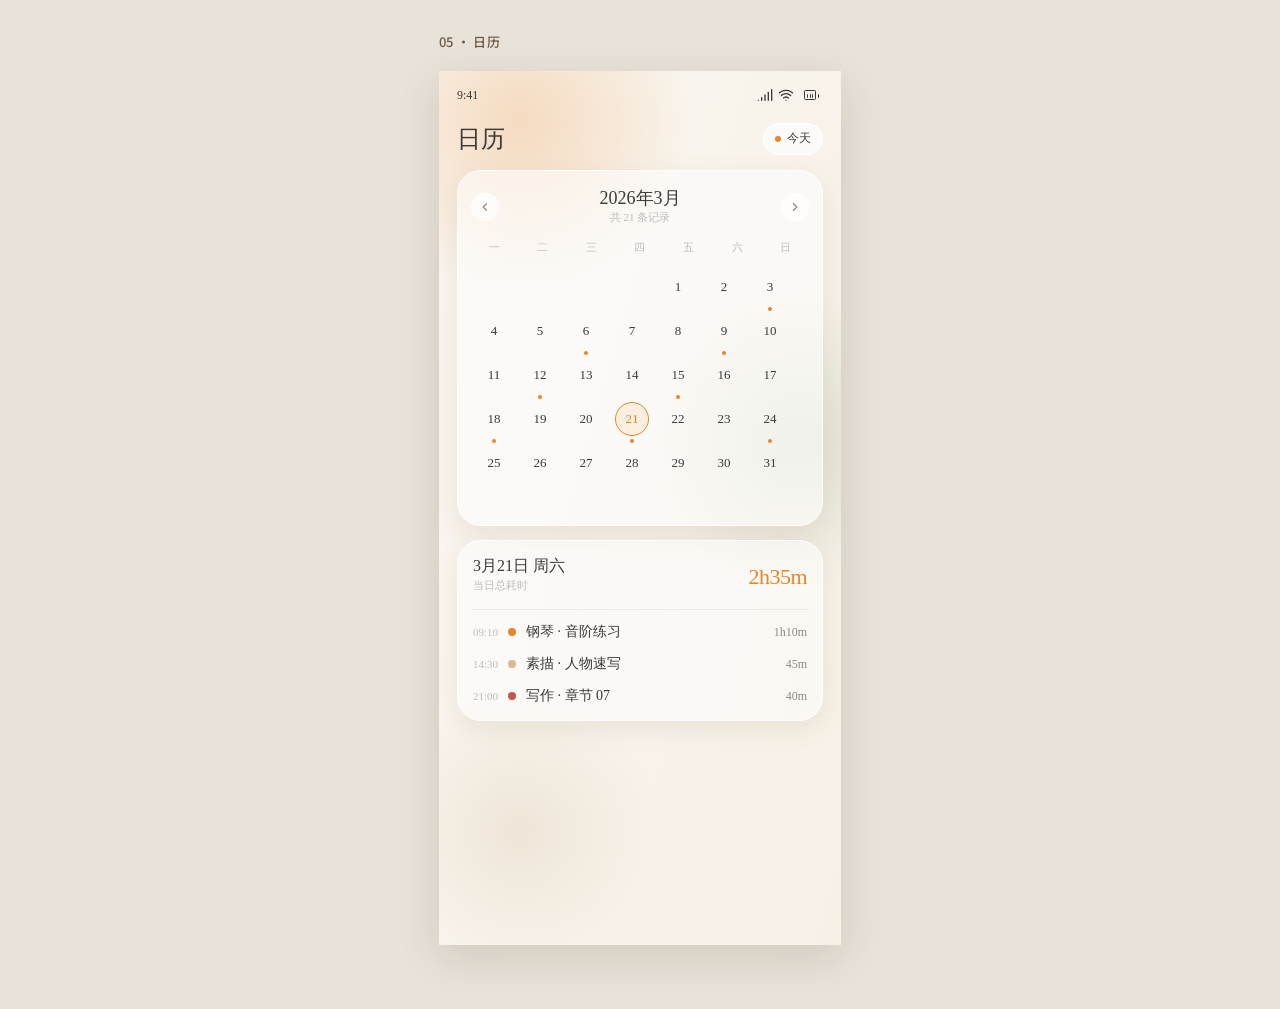
<file: pages/05-calendar.html>
<!DOCTYPE html>
<html lang="zh-CN">
<head>
  <meta charset="UTF-8">
  <meta name="viewport" content="width=402, initial-scale=1.0">
  <title>05 · 日历</title>
  <link rel="stylesheet" href="../css/font.css">
  <script src="../js/animation.js"></script>
  <style>


* {
  box-sizing: border-box;
  margin: 0;
  padding: 0;
}

ol,ul,menu {
  padding-inline-start: 0;
  list-style: none;
}

ol li::marker, ul li::before {
  letter-spacing: 0;
}

html {
  width: 100%;
  height: 100%;
}

body { 
  width: 100%;
  height: 100%;
  margin: 0;
  background-color: white;
}
    
span {
  word-break: break-word;
}

.container {
  width: 100%;
  height: 100%;
}

.scroll-container {
  height: 100%;
  width: 100%;
  overflow: auto;
}

.Pixso-canvas-0_1 {
  width: 402px;
  position: relative;
  flex-shrink: 0;
  display: flex;
  flex-direction: column;
  align-items: center;
  gap: 32px;
  margin: 0 auto;
  padding: 24px 0 48px;
}

.Pixso-frame-2_2 {
  width: 402px;
  position: relative;
  flex-shrink: 0;
}

.Pixso-canvas-0_1,.frame-content-2_7,.frame-content-2_61 {
  height: 100%;
}

.Pixso-frame-2_2,.Pixso-frame-2_192,.Pixso-frame-2_416,.Pixso-frame-2_511,.Pixso-frame-2_685,.Pixso-frame-2_938 {
  width: 402px !important;
  max-width: 402px !important;
  min-width: 402px !important;
  background-color: rgba(250, 246, 240, 1);
  overflow: hidden;
  border-radius: 0;
  box-shadow: 0 12px 40px rgba(40, 24, 12, 0.12);
  flex-shrink: 0;
}

.Pixso-frame-2_2,.frame-content-2_2 {
  display: flex;
  flex-direction: column;
  justify-content: flex-start;
  align-items: flex-start;
  min-height: 874px;
}

.Pixso-frame-2_2 {
  height: 1042px;
  overflow: hidden;
  isolation: isolate;
}

.frame-content-2_2 {
  gap: 16px;
  padding: 12px 18px 24px 18px;
  width: 100%;
  position: relative;
}

.Pixso-rectangle-2_3,.Pixso-vector-2_4,.Pixso-vector-2_5,.Pixso-vector-2_6,.Pixso-vector-2_10,.Pixso-vector-2_16,.Pixso-vector-2_22,.Pixso-vector-2_23,.Pixso-vector-2_24,.Pixso-vector-2_25,.Pixso-vector-2_33,.Pixso-vector-2_66,.Pixso-vector-2_70,.Pixso-vector-2_74,.Pixso-vector-2_78,.Pixso-vector-2_82,.Pixso-vector-2_86,.Pixso-vector-2_90,.Pixso-vector-2_94,.Pixso-vector-2_41,.Pixso-vector-2_48,.Pixso-vector-2_120,.Pixso-vector-2_130,.Pixso-vector-2_140,.Pixso-vector-2_150,.Pixso-vector-2_160,.Pixso-vector-2_165,.Pixso-vector-2_169,.Pixso-vector-2_176,.Pixso-vector-2_177,.Pixso-vector-2_179,.Pixso-vector-2_180,.Pixso-vector-2_181,.Pixso-vector-2_182,.Pixso-vector-2_183,.Pixso-vector-2_184,.Pixso-vector-2_185,.Pixso-vector-2_188,.Pixso-rectangle-2_193,.Pixso-vector-2_194,.Pixso-vector-2_195,.Pixso-vector-2_196,.Pixso-vector-2_200,.Pixso-vector-2_206,.Pixso-vector-2_212,.Pixso-vector-2_213,.Pixso-vector-2_214,.Pixso-vector-2_215,.Pixso-vector-2_222,.Pixso-vector-2_229,.Pixso-vector-2_239,.Pixso-vector-2_243,.Pixso-vector-2_267,.Pixso-vector-2_277,.Pixso-vector-2_281,.Pixso-vector-2_305,.Pixso-vector-2_315,.Pixso-vector-2_319,.Pixso-vector-2_343,.Pixso-vector-2_353,.Pixso-vector-2_357,.Pixso-vector-2_377,.Pixso-vector-2_384,.Pixso-vector-2_389,.Pixso-vector-2_393,.Pixso-vector-2_400,.Pixso-vector-2_401,.Pixso-vector-2_403,.Pixso-vector-2_404,.Pixso-vector-2_405,.Pixso-vector-2_406,.Pixso-vector-2_407,.Pixso-vector-2_408,.Pixso-vector-2_409,.Pixso-vector-2_412,.Pixso-rectangle-2_417,.Pixso-rectangle-2_939,.Pixso-vector-2_418,.Pixso-vector-2_419,.Pixso-vector-2_420,.Pixso-vector-2_424,.Pixso-vector-2_430,.Pixso-vector-2_436,.Pixso-vector-2_437,.Pixso-vector-2_438,.Pixso-vector-2_439,.Pixso-vector-2_444,.Pixso-vector-2_453,.Pixso-vector-2_455,.Pixso-vector-2_457,.Pixso-vector-2_467,.Pixso-vector-2_479,.Pixso-vector-2_485,.Pixso-vector-2_486,.Pixso-vector-2_488,.Pixso-vector-2_489,.Pixso-vector-2_501,.Pixso-vector-2_505,.Pixso-vector-2_507,.Pixso-rectangle-2_512,.Pixso-vector-2_513,.Pixso-vector-2_514,.Pixso-vector-2_515,.Pixso-vector-2_519,.Pixso-vector-2_525,.Pixso-vector-2_531,.Pixso-vector-2_532,.Pixso-vector-2_533,.Pixso-vector-2_534,.Pixso-vector-2_552,.Pixso-vector-2_553,.Pixso-vector-2_554,.Pixso-vector-2_555,.Pixso-vector-2_556,.Pixso-vector-2_562,.Pixso-vector-2_567,.Pixso-vector-2_572,.Pixso-vector-2_577,.Pixso-vector-2_582,.Pixso-vector-2_603,.Pixso-vector-2_613,.Pixso-vector-2_623,.Pixso-vector-2_633,.Pixso-vector-2_643,.Pixso-vector-2_653,.Pixso-vector-2_658,.Pixso-vector-2_662,.Pixso-vector-2_669,.Pixso-vector-2_670,.Pixso-vector-2_672,.Pixso-vector-2_673,.Pixso-vector-2_674,.Pixso-vector-2_675,.Pixso-vector-2_676,.Pixso-vector-2_677,.Pixso-vector-2_678,.Pixso-vector-2_681,.Pixso-rectangle-2_686,.Pixso-vector-2_687,.Pixso-vector-2_688,.Pixso-vector-2_689,.Pixso-vector-2_693,.Pixso-vector-2_699,.Pixso-vector-2_705,.Pixso-vector-2_706,.Pixso-vector-2_707,.Pixso-vector-2_708,.Pixso-vector-2_713,.Pixso-vector-2_718,.Pixso-vector-2_724,.Pixso-vector-2_765,.Pixso-vector-2_777,.Pixso-vector-2_789,.Pixso-vector-2_801,.Pixso-vector-2_813,.Pixso-vector-2_825,.Pixso-vector-2_837,.Pixso-vector-2_849,.Pixso-vector-2_884,.Pixso-vector-2_888,.Pixso-vector-2_894,.Pixso-vector-2_900,.Pixso-vector-2_906,.Pixso-vector-2_911,.Pixso-vector-2_915,.Pixso-vector-2_922,.Pixso-vector-2_923,.Pixso-vector-2_925,.Pixso-vector-2_926,.Pixso-vector-2_927,.Pixso-vector-2_928,.Pixso-vector-2_929,.Pixso-vector-2_930,.Pixso-vector-2_931,.Pixso-vector-2_934,.Pixso-vector-2_940,.Pixso-vector-2_941,.Pixso-vector-2_942,.Pixso-vector-2_946,.Pixso-vector-2_952,.Pixso-vector-2_958,.Pixso-vector-2_959,.Pixso-vector-2_960,.Pixso-vector-2_961,.Pixso-vector-2_968,.Pixso-vector-2_984,.Pixso-vector-2_991,.Pixso-vector-2_996,.Pixso-vector-2_1003,.Pixso-vector-2_1008,.Pixso-vector-2_1017,.Pixso-vector-2_1021,.Pixso-vector-2_1038,.Pixso-vector-2_1043,.Pixso-vector-2_1047,.Pixso-vector-2_1054,.Pixso-vector-2_1055,.Pixso-vector-2_1057,.Pixso-vector-2_1058,.Pixso-vector-2_1059,.Pixso-vector-2_1060,.Pixso-vector-2_1061,.Pixso-vector-2_1062,.Pixso-vector-2_1063,.Pixso-vector-2_1066 {
  background-size: 100% 100%;
  background-repeat: no-repeat;
}

.Pixso-rectangle-2_3,.Pixso-vector-2_4,.Pixso-vector-2_5,.Pixso-vector-2_6 {
  position: absolute;
}

.Pixso-rectangle-2_3,.Pixso-rectangle-2_193,.Pixso-rectangle-2_417,.Pixso-rectangle-2_939,.Pixso-rectangle-2_512,.Pixso-vector-2_552,.Pixso-vector-2_553,.Pixso-vector-2_554,.Pixso-vector-2_555,.Pixso-vector-2_556,.Pixso-rectangle-2_686 {
  left: 0px;
  top: 0px;
}

.Pixso-rectangle-2_3 {
  width: 402px;
  height: 1400px;
  z-index: 1;
  background-image: url("data:image/svg+xml;utf8,%3Csvg%20viewBox%3D'0%200%20402%201400'%20preserveAspectRatio%3D'none'%20xmlns%3D'http%3A%2F%2Fwww.w3.org%2F2000%2Fsvg'%3E%0A%20%20%20%20%20%20%3Cdefs%3E%0A%20%20%20%20%20%20%20%20%3ClinearGradient%20id%3D'grad'%20gradientUnits%3D'objectBoundingBox'%20x1%3D'0'%20y1%3D'0.5'%20x2%3D'1'%20y2%3D'0.5'%20gradientTransform%3D'matrix(1.0000%2C%201.0000%2C%20-1.0000%2C%201.0000%2C%200.5000%2C%20-0.5000)'%3E%0A%20%20%20%20%20%20%20%20%20%20%3Cstop%20stop-color%3D'rgba(250%2C246%2C240%2C1)'%20offset%3D'0'%2F%3E%3Cstop%20stop-color%3D'rgba(246%2C239%2C228%2C1)'%20offset%3D'1'%2F%3E%0A%20%20%20%20%20%20%20%20%3C%2FlinearGradient%3E%0A%20%20%20%20%20%20%3C%2Fdefs%3E%0A%20%20%20%20%20%20%3Crect%20width%3D'100%25'%20height%3D'100%25'%20fill%3D'url(%23grad)'%2F%3E%0A%20%20%20%20%3C%2Fsvg%3E");
  background-position: center;
}

.Pixso-vector-2_4,.Pixso-vector-2_194,.Pixso-vector-2_418,.Pixso-vector-2_513,.Pixso-vector-2_687,.Pixso-vector-2_940 {
  left: -90px;
  top: -120px;
}

.Pixso-vector-2_4 {
  width: 340px;
  height: 340px;
  background-image: url(../image/glow14.svg);
  z-index: 2;
}

.Pixso-vector-2_5,.Pixso-vector-2_195,.Pixso-vector-2_419,.Pixso-vector-2_514,.Pixso-vector-2_688,.Pixso-vector-2_941 {
  left: 210px;
  top: 220px;
}

.Pixso-vector-2_5 {
  width: 300px;
  height: 300px;
  background-image: url(../image/glow24.svg);
  z-index: 3;
}

.Pixso-vector-2_6,.Pixso-vector-2_196,.Pixso-vector-2_420,.Pixso-vector-2_515,.Pixso-vector-2_689,.Pixso-vector-2_942 {
  left: -60px;
  top: 620px;
}

.Pixso-vector-2_6 {
  width: 280px;
  height: 280px;
  background-image: url(../image/glow34.svg);
  z-index: 4;
}

.Pixso-frame-2_7,.frame-content-2_7,.frame-content-2_61 {
  width: 100%;
  position: relative;
  display: flex;
  flex-direction: row;
  justify-content: space-between;
  align-items: center;
}

.Pixso-frame-2_7 {
  height: 24px;
  overflow: hidden;
  flex-shrink: 0;
  z-index: 5;
}

.Pixso-paragraph-2_8,.Pixso-paragraph-2_37,.Pixso-paragraph-2_29,.Pixso-paragraph-2_30,.Pixso-paragraph-2_63,.Pixso-paragraph-2_62,.Pixso-paragraph-2_68,.Pixso-paragraph-2_72,.Pixso-paragraph-2_76,.Pixso-paragraph-2_80,.Pixso-paragraph-2_84,.Pixso-paragraph-2_88,.Pixso-paragraph-2_92,.Pixso-paragraph-2_96,.Pixso-paragraph-2_123,.Pixso-paragraph-2_133,.Pixso-paragraph-2_143,.Pixso-paragraph-2_153,.Pixso-paragraph-2_167,.Pixso-paragraph-2_173,.Pixso-paragraph-2_186,.Pixso-paragraph-2_191,.Pixso-paragraph-2_100,.Pixso-paragraph-2_101,.Pixso-paragraph-2_106,.Pixso-paragraph-2_111,.Pixso-paragraph-2_102,.Pixso-paragraph-2_107,.Pixso-paragraph-2_112,.Pixso-paragraph-2_105,.Pixso-paragraph-2_110,.Pixso-paragraph-2_42,.Pixso-paragraph-2_50,.Pixso-paragraph-2_59,.Pixso-paragraph-2_121,.Pixso-paragraph-2_131,.Pixso-paragraph-2_141,.Pixso-paragraph-2_151,.Pixso-paragraph-2_44,.Pixso-paragraph-2_45,.Pixso-paragraph-2_55,.Pixso-paragraph-2_115,.Pixso-paragraph-2_116,.Pixso-paragraph-2_124,.Pixso-paragraph-2_134,.Pixso-paragraph-2_144,.Pixso-paragraph-2_154,.Pixso-paragraph-2_220,.Pixso-paragraph-2_163,.Pixso-paragraph-2_198,.Pixso-paragraph-2_219,.Pixso-paragraph-2_225,.Pixso-paragraph-2_233,.Pixso-paragraph-2_235,.Pixso-paragraph-2_251,.Pixso-paragraph-2_253,.Pixso-paragraph-2_255,.Pixso-paragraph-2_260,.Pixso-paragraph-2_236,.Pixso-paragraph-2_257,.Pixso-paragraph-2_261,.Pixso-paragraph-2_271,.Pixso-paragraph-2_273,.Pixso-paragraph-2_289,.Pixso-paragraph-2_291,.Pixso-paragraph-2_293,.Pixso-paragraph-2_298,.Pixso-paragraph-2_274,.Pixso-paragraph-2_295,.Pixso-paragraph-2_299,.Pixso-paragraph-2_309,.Pixso-paragraph-2_311,.Pixso-paragraph-2_327,.Pixso-paragraph-2_329,.Pixso-paragraph-2_331,.Pixso-paragraph-2_336,.Pixso-paragraph-2_312,.Pixso-paragraph-2_333,.Pixso-paragraph-2_337,.Pixso-paragraph-2_347,.Pixso-paragraph-2_483,.Pixso-paragraph-2_598,.Pixso-paragraph-2_881,.Pixso-paragraph-2_973,.Pixso-paragraph-2_1030,.Pixso-paragraph-2_349,.Pixso-paragraph-2_365,.Pixso-paragraph-2_367,.Pixso-paragraph-2_372,.Pixso-paragraph-2_387,.Pixso-paragraph-2_397,.Pixso-paragraph-2_410,.Pixso-paragraph-2_415,.Pixso-paragraph-2_606,.Pixso-paragraph-2_616,.Pixso-paragraph-2_626,.Pixso-paragraph-2_636,.Pixso-paragraph-2_646,.Pixso-paragraph-2_656,.Pixso-paragraph-2_660,.Pixso-paragraph-2_679,.Pixso-paragraph-2_684,.Pixso-paragraph-2_909,.Pixso-paragraph-2_913,.Pixso-paragraph-2_919,.Pixso-paragraph-2_937,.Pixso-paragraph-2_1041,.Pixso-paragraph-2_1045,.Pixso-paragraph-2_1051,.Pixso-paragraph-2_1064,.Pixso-paragraph-2_350,.Pixso-paragraph-2_369,.Pixso-paragraph-2_728,.Pixso-paragraph-2_730,.Pixso-paragraph-2_732,.Pixso-paragraph-2_734,.Pixso-paragraph-2_736,.Pixso-paragraph-2_738,.Pixso-paragraph-2_740,.Pixso-paragraph-2_1033,.Pixso-paragraph-2_1034,.Pixso-paragraph-2_373,.Pixso-paragraph-2_380,.Pixso-paragraph-2_604,.Pixso-paragraph-2_614,.Pixso-paragraph-2_624,.Pixso-paragraph-2_634,.Pixso-paragraph-2_644,.Pixso-paragraph-2_989,.Pixso-paragraph-2_1001,.Pixso-paragraph-2_1015,.Pixso-paragraph-2_391,.Pixso-paragraph-2_666,.Pixso-paragraph-2_932,.Pixso-paragraph-2_1069,.Pixso-paragraph-2_422,.Pixso-paragraph-2_517,.Pixso-paragraph-2_548,.Pixso-paragraph-2_691,.Pixso-paragraph-2_944,.Pixso-paragraph-2_446,.Pixso-paragraph-2_537,.Pixso-paragraph-2_711,.Pixso-paragraph-2_964,.Pixso-paragraph-2_447,.Pixso-paragraph-2_599,.Pixso-paragraph-2_722,.Pixso-paragraph-2_882,.Pixso-paragraph-2_887,.Pixso-paragraph-2_893,.Pixso-paragraph-2_899,.Pixso-paragraph-2_990,.Pixso-paragraph-2_1002,.Pixso-paragraph-2_1016,.Pixso-paragraph-2_450,.Pixso-paragraph-2_459,.Pixso-paragraph-2_469,.Pixso-paragraph-2_481,.Pixso-paragraph-2_491,.Pixso-paragraph-2_503,.Pixso-paragraph-2_454,.Pixso-paragraph-2_721,.Pixso-paragraph-2_462,.Pixso-paragraph-2_466,.Pixso-paragraph-2_498,.Pixso-paragraph-2_500,.Pixso-paragraph-2_589,.Pixso-paragraph-2_591,.Pixso-paragraph-2_593,.Pixso-paragraph-2_595,.Pixso-paragraph-2_464,.Pixso-paragraph-2_587,.Pixso-paragraph-2_471,.Pixso-paragraph-2_474,.Pixso-paragraph-2_476,.Pixso-paragraph-2_478,.Pixso-paragraph-2_564,.Pixso-paragraph-2_569,.Pixso-paragraph-2_574,.Pixso-paragraph-2_579,.Pixso-paragraph-2_584,.Pixso-paragraph-2_494,.Pixso-paragraph-2_496,.Pixso-paragraph-2_504,.Pixso-paragraph-2_1031,.Pixso-paragraph-2_509,.Pixso-paragraph-2_510,.Pixso-paragraph-2_538,.Pixso-paragraph-2_546,.Pixso-paragraph-2_563,.Pixso-paragraph-2_568,.Pixso-paragraph-2_573,.Pixso-paragraph-2_578,.Pixso-paragraph-2_583,.Pixso-paragraph-2_607,.Pixso-paragraph-2_617,.Pixso-paragraph-2_627,.Pixso-paragraph-2_637,.Pixso-paragraph-2_647,.Pixso-paragraph-2_890,.Pixso-paragraph-2_896,.Pixso-paragraph-2_902,.Pixso-paragraph-2_965,.Pixso-paragraph-2_541,.Pixso-paragraph-2_543,.Pixso-paragraph-2_557,.Pixso-paragraph-2_558,.Pixso-paragraph-2_714,.Pixso-paragraph-2_756,.Pixso-paragraph-2_760,.Pixso-paragraph-2_764,.Pixso-paragraph-2_768,.Pixso-paragraph-2_772,.Pixso-paragraph-2_776,.Pixso-paragraph-2_780,.Pixso-paragraph-2_784,.Pixso-paragraph-2_788,.Pixso-paragraph-2_792,.Pixso-paragraph-2_796,.Pixso-paragraph-2_800,.Pixso-paragraph-2_804,.Pixso-paragraph-2_808,.Pixso-paragraph-2_812,.Pixso-paragraph-2_816,.Pixso-paragraph-2_820,.Pixso-paragraph-2_824,.Pixso-paragraph-2_828,.Pixso-paragraph-2_832,.Pixso-paragraph-2_840,.Pixso-paragraph-2_844,.Pixso-paragraph-2_848,.Pixso-paragraph-2_852,.Pixso-paragraph-2_856,.Pixso-paragraph-2_860,.Pixso-paragraph-2_864,.Pixso-paragraph-2_868,.Pixso-paragraph-2_872,.Pixso-paragraph-2_876,.Pixso-paragraph-2_836,.Pixso-paragraph-2_883,.Pixso-paragraph-2_889,.Pixso-paragraph-2_895,.Pixso-paragraph-2_901,.Pixso-paragraph-2_974,.Pixso-paragraph-2_976,.Pixso-paragraph-2_977,.Pixso-paragraph-2_1025,.Pixso-paragraph-2_1026,.Pixso-paragraph-2_1028 {
  font-weight: 400;
  text-decoration: none;
  flex-grow: 0;
}

.Pixso-paragraph-2_8,.Pixso-paragraph-2_37,.Pixso-paragraph-2_29,.Pixso-paragraph-2_30,.Pixso-paragraph-2_63,.Pixso-paragraph-2_62 {
  width: auto;
  height: auto;
}

.Pixso-paragraph-2_8,.Pixso-paragraph-2_37 {
  font-size: 12px;
  font-family: "Noto Sans SC-SemiBold";
  text-align: left;
  letter-spacing: 0px;
  color: rgba(58, 58, 58, 1);
  position: relative;
  flex-shrink: 0;
  white-space: pre;
}

.Pixso-frame-2_9,.frame-content-2_9 {
  position: relative;
  display: flex;
  flex-direction: row;
  justify-content: flex-start;
  align-items: center;
}

.Pixso-frame-2_9 {
  width: 66px;
  height: 16px;
  overflow: hidden;
  flex-shrink: 0;
}

.frame-content-2_9 {
  gap: 5px;
  width: 100%;
  height: 100%;
}

.Pixso-vector-2_10,.Pixso-vector-2_16 {
  width: 16px;
  height: 16px;
  position: relative;
  flex-shrink: 0;
}

.Pixso-vector-2_10 {
  background-image: url(../image/signal4.svg);
}

.Pixso-vector-2_16 {
  background-image: url(../image/wifi4.svg);
}

.Pixso-frame-2_21 {
  width: 24px;
  height: 16px;
  position: relative;
  flex-shrink: 0;
}

.Pixso-vector-2_22,.Pixso-vector-2_23,.Pixso-vector-2_24,.Pixso-vector-2_25 {
  height: 25%;
  position: absolute;
  top: 41.67%;
  bottom: 33.33%;
}

.Pixso-vector-2_22,.Pixso-vector-2_212,.Pixso-vector-2_436,.Pixso-vector-2_531,.Pixso-vector-2_705,.Pixso-vector-2_958 {
  left: 44.44%;
  right: 50%;
}

.Pixso-vector-2_22 {
  width: 5.56%;
  background-image: url(../image/Vector_2_22.svg);
}

.Pixso-vector-2_23,.Pixso-vector-2_213,.Pixso-vector-2_437,.Pixso-vector-2_532,.Pixso-vector-2_706,.Pixso-vector-2_959 {
  left: 55.56%;
  right: 38.89%;
}

.Pixso-vector-2_23 {
  width: 5.55%;
  background-image: url(../image/Vector_2_23.svg);
}

.Pixso-vector-2_24,.Pixso-vector-2_214,.Pixso-vector-2_438,.Pixso-vector-2_533,.Pixso-vector-2_707,.Pixso-vector-2_960 {
  left: 77.78%;
  right: 16.67%;
}

.Pixso-vector-2_24 {
  width: 5.55%;
  background-image: url(../image/Vector_2_24.svg);
}

.Pixso-vector-2_25 {
  width: 5.56%;
  background-image: url(../image/Vector_2_25.svg);
  left: 33.33%;
  right: 61.11%;
}

.Pixso-rectangle-2_26 {
  width: 100%;
  height: 100%;
  position: relative;
  border-radius: 1.333333px 1.333333px 1.333333px 1.333333px;
  z-index: 0;
}

.stroke-wrapper-2_26,.stroke-wrapper-2_216,.stroke-wrapper-2_440,.stroke-wrapper-2_535,.stroke-wrapper-2_709,.stroke-wrapper-2_962 {
  left: 22.22%;
  top: 25%;
  right: 33.33%;
  bottom: 25%;
}

.stroke-wrapper-2_26 {
  position: absolute;
  isolation: isolate;
  width: 44.45%;
  height: 50%;
}

.stroke-2_26,.stroke-2_216,.stroke-2_440,.stroke-2_535,.stroke-2_709,.stroke-2_962,.stroke-2_487 {
  inset: -0.6666665px -0.6666665px -0.6666665px -0.6666665px;
  border-width: 1.333333px 1.333333px 1.333333px 1.333333px;
}

.stroke-2_26,.stroke-2_27,.stroke-2_32,.stroke-2_60,.stroke-2_99,.stroke-2_104,.stroke-2_109,.stroke-2_38,.stroke-2_113,.stroke-2_47,.stroke-2_56,.stroke-2_53,.stroke-2_54,.stroke-2_58,.stroke-2_158,.stroke-2_226,.stroke-2_178,.stroke-2_216,.stroke-2_221,.stroke-2_238,.stroke-2_250,.stroke-2_252,.stroke-2_254,.stroke-2_256,.stroke-2_264,.stroke-2_276,.stroke-2_288,.stroke-2_290,.stroke-2_292,.stroke-2_294,.stroke-2_302,.stroke-2_314,.stroke-2_326,.stroke-2_328,.stroke-2_330,.stroke-2_332,.stroke-2_340,.stroke-2_352,.stroke-2_364,.stroke-2_366,.stroke-2_983,.stroke-2_995,.stroke-2_1007,.stroke-2_368,.stroke-2_376,.stroke-2_544,.stroke-2_382,.stroke-2_651,.stroke-2_904,.stroke-2_980,.stroke-2_1029,.stroke-2_1036,.stroke-2_402,.stroke-2_671,.stroke-2_1056,.stroke-2_440,.stroke-2_535,.stroke-2_709,.stroke-2_962,.stroke-2_443,.stroke-2_461,.stroke-2_465,.stroke-2_588,.stroke-2_590,.stroke-2_592,.stroke-2_594,.stroke-2_717,.stroke-2_723,.stroke-2_473,.stroke-2_475,.stroke-2_477,.stroke-2_712,.stroke-2_487,.stroke-2_497,.stroke-2_499,.stroke-2_539,.stroke-2_549,.stroke-2_596,.stroke-2_715,.stroke-2_878,.stroke-2_835,.stroke-2_924,.stroke-2_966,.stroke-2_1019 {
  pointer-events: none;
  box-sizing: border-box;
}

.stroke-2_26 {
  position: absolute;
  border-radius: 1.333333px 1.333333px 1.333333px 1.333333px;
  z-index: 1;
  border-style: solid;
  border-color: rgba(58, 58, 58, 1);
}

.Pixso-frame-2_27,.frame-content-2_27 {
  width: 100%;
  height: 100%;
  position: relative;
  display: flex;
  flex-direction: row;
  justify-content: space-between;
  align-items: center;
}

.Pixso-frame-2_27 {
  overflow: hidden;
  flex-shrink: 0;
  z-index: 1;
  border-radius: 18px 18px 18px 18px;
  box-shadow: 0px 6px 20px 0px rgba(140, 115, 85, 0.133333) ;
  background-color: rgba(255, 255, 255, 0.54902);
}

.frame-content-2_27 {
  padding: 0px 14px 0px 14px;
}

.stroke-wrapper-2_27 {
  position: relative;
  isolation: isolate;
  width: 100%;
  height: 56px;
  display: flex;
  flex-shrink: 0;
}

.stroke-2_27 {
  position: absolute;
  inset: 0px;
  border-radius: 18px 18px 18px 18px;
  z-index: 0;
  border-width: 1px 1px 1px 1px;
  border-style: solid;
  border-color: rgba(255, 255, 255, 0.85098);
}

.Pixso-frame-2_28,.frame-content-2_28 {
  position: relative;
  display: flex;
  flex-direction: column;
  justify-content: flex-start;
  align-items: flex-start;
}

.Pixso-frame-2_28 {
  width: 136px;
  height: 43px;
  overflow: hidden;
  flex-shrink: 0;
}

.frame-content-2_28 {
  gap: 1px;
  width: 100%;
  height: 100%;
}

.Pixso-paragraph-2_29,.Pixso-paragraph-2_30,.Pixso-paragraph-2_63 {
  text-align: left;
  letter-spacing: 0px;
  position: relative;
  flex-shrink: 0;
  white-space: pre;
}

.Pixso-paragraph-2_29 {
  font-size: 18px;
  font-family: "Noto Sans SC-SemiBold";
  color: rgba(58, 58, 58, 1);
}

.Pixso-paragraph-2_30,.Pixso-paragraph-2_63,.Pixso-paragraph-2_116 {
  font-size: 11px;
  font-family: "Noto Sans SC-Regular";
  color: rgba(189, 189, 189, 1);
}

.Pixso-frame-2_31,.frame-content-2_31,.Pixso-frame-2_32,.frame-content-2_32,.frame-content-2_36 {
  position: relative;
  display: flex;
  align-items: center;
}

.Pixso-frame-2_31,.frame-content-2_31 {
  flex-direction: row;
  justify-content: flex-start;
}

.Pixso-frame-2_31 {
  width: 78px;
  height: 34px;
  overflow: hidden;
  flex-shrink: 0;
}

.frame-content-2_31 {
  gap: 10px;
  width: 100%;
  height: 100%;
}

.Pixso-frame-2_32,.frame-content-2_32,.frame-content-2_36 {
  width: 100%;
  height: 100%;
  flex-direction: column;
  justify-content: center;
}

.Pixso-frame-2_32 {
  overflow: hidden;
  flex-shrink: 0;
  border-radius: 17px 17px 17px 17px;
  z-index: 1;
  background-color: rgba(255, 255, 255, 0.54902);
}

.stroke-wrapper-2_32 {
  position: relative;
  isolation: isolate;
  width: 34px;
  height: 34px;
  display: flex;
  flex-shrink: 0;
}

.stroke-2_32 {
  position: absolute;
  inset: 0px;
  border-radius: 17px 17px 17px 17px;
  z-index: 0;
  border-width: 1px 1px 1px 1px;
  border-style: solid;
  border-color: rgba(255, 255, 255, 0.85098);
}

.Pixso-vector-2_33,.Pixso-frame-2_36,.Pixso-frame-2_60,.Pixso-frame-2_61,.Pixso-paragraph-2_62,.Pixso-frame-2_64 {
  position: relative;
  flex-shrink: 0;
}

.Pixso-vector-2_33 {
  width: 16px;
  height: 16px;
  background-image: url(../image/bell.svg);
}

.Pixso-frame-2_36,.Pixso-frame-2_60 {
  overflow: hidden;
  display: flex;
  flex-direction: column;
}

.Pixso-frame-2_36 {
  width: 34px;
  height: 34px;
  justify-content: center;
  align-items: center;
  border-radius: 17px 17px 17px 17px;
  background-color: rgba(237, 228, 214, 1);
}

.Pixso-frame-2_60 {
  width: 100%;
  height: 100%;
  z-index: 1;
  justify-content: flex-start;
  align-items: flex-start;
  border-radius: 24px 24px 24px 24px;
  box-shadow: 0px 8px 24px 0px rgba(140, 115, 85, 0.121569) ;
  background-color: rgba(255, 255, 255, 0.54902);
}

.frame-content-2_60,.stroke-wrapper-2_60 {
  display: flex;
  width: 100%;
  position: relative;
}

.frame-content-2_60 {
  flex-direction: column;
  gap: 12px;
  align-items: flex-start;
  justify-content: flex-start;
  padding: 16px 14px 16px 14px;
  height: 100%;
}

.stroke-wrapper-2_60 {
  isolation: isolate;
  height: 216px;
  flex-shrink: 0;
}

.stroke-2_60 {
  position: absolute;
  inset: 0px;
  border-radius: 24px 24px 24px 24px;
  z-index: 0;
  border-width: 1px 1px 1px 1px;
  border-style: solid;
  border-color: rgba(255, 255, 255, 0.85098);
}

.Pixso-frame-2_61 {
  width: 100%;
  height: 20px;
  overflow: hidden;
  display: flex;
  flex-direction: row;
  justify-content: space-between;
  align-items: center;
}

.Pixso-paragraph-2_62 {
  font-size: 14px;
  font-family: "Noto Sans SC-Medium";
  text-align: left;
  letter-spacing: 0px;
  color: rgba(58, 58, 58, 1);
  white-space: pre;
}

.Pixso-frame-2_64 {
  width: 100%;
  height: 152px;
  overflow: hidden;
  display: flex;
  flex-direction: row;
  justify-content: flex-start;
  align-items: flex-start;
}

.frame-content-2_64,.Pixso-frame-2_65,.frame-content-2_65 {
  display: flex;
  justify-content: flex-start;
  position: relative;
}

.frame-content-2_64,.frame-content-2_249,.frame-content-2_287,.frame-content-2_325,.frame-content-2_363,.frame-content-2_460,.frame-content-2_492,.frame-content-2_585,.frame-content-2_741 {
  flex-wrap: wrap;
  align-content: flex-start;
}

.frame-content-2_64 {
  flex-direction: row;
  gap: 12px 10px;
  align-items: flex-start;
  width: 100%;
  height: 100%;
}

.Pixso-frame-2_65,.frame-content-2_65 {
  flex-direction: column;
  align-items: center;
}

.Pixso-frame-2_65 {
  width: 68px;
  height: 70px;
  overflow: hidden;
  flex-shrink: 0;
}

.frame-content-2_65 {
  gap: 6px;
  width: 100%;
  height: 100%;
}

.Pixso-vector-2_66 {
  position: absolute;
  inset: -25% -25% -25% -25% ;
  background-image: url(../image/Frame_2_66.svg);
}

.vector-wrapper-2_66,.Pixso-paragraph-2_68,.Pixso-frame-2_69 {
  position: relative;
  flex-shrink: 0;
}

.vector-wrapper-2_66 {
  display: flex;
  flex-direction: column;
  justify-content: center;
  align-items: center;
  width: 48px;
  height: 48px;
}

.Pixso-paragraph-2_68 {
  font-size: 11px;
  font-family: "Noto Sans SC-Medium";
  text-align: left;
  letter-spacing: 0px;
  color: rgba(138, 138, 138, 1);
  width: auto;
  height: auto;
  white-space: pre;
}

.Pixso-frame-2_69,.frame-content-2_69 {
  display: flex;
  flex-direction: column;
  justify-content: flex-start;
  align-items: center;
}

.Pixso-frame-2_69 {
  width: 68px;
  height: 70px;
  overflow: hidden;
}

.frame-content-2_69 {
  gap: 6px;
  width: 100%;
  height: 100%;
  position: relative;
}

.Pixso-vector-2_70 {
  position: absolute;
  inset: -25% -25% -25% -25% ;
  background-image: url(../image/Frame_2_70.svg);
}

.vector-wrapper-2_70,.Pixso-paragraph-2_72,.Pixso-frame-2_73 {
  position: relative;
  flex-shrink: 0;
}

.vector-wrapper-2_70 {
  display: flex;
  flex-direction: column;
  justify-content: center;
  align-items: center;
  width: 48px;
  height: 48px;
}

.Pixso-paragraph-2_72 {
  font-size: 11px;
  font-family: "Noto Sans SC-Medium";
  text-align: left;
  letter-spacing: 0px;
  color: rgba(138, 138, 138, 1);
  width: auto;
  height: auto;
  white-space: pre;
}

.Pixso-frame-2_73,.frame-content-2_73 {
  display: flex;
  flex-direction: column;
  justify-content: flex-start;
  align-items: center;
}

.Pixso-frame-2_73 {
  width: 68px;
  height: 70px;
  overflow: hidden;
}

.frame-content-2_73 {
  gap: 6px;
  width: 100%;
  height: 100%;
  position: relative;
}

.Pixso-vector-2_74 {
  position: absolute;
  inset: -25% -25% -25% -25% ;
  background-image: url(../image/Frame_2_74.svg);
}

.vector-wrapper-2_74,.Pixso-paragraph-2_76,.Pixso-frame-2_77 {
  position: relative;
  flex-shrink: 0;
}

.vector-wrapper-2_74 {
  display: flex;
  flex-direction: column;
  justify-content: center;
  align-items: center;
  width: 48px;
  height: 48px;
}

.Pixso-paragraph-2_76 {
  font-size: 11px;
  font-family: "Noto Sans SC-Medium";
  text-align: left;
  letter-spacing: 0px;
  color: rgba(138, 138, 138, 1);
  width: auto;
  height: auto;
  white-space: pre;
}

.Pixso-frame-2_77,.frame-content-2_77 {
  display: flex;
  flex-direction: column;
  justify-content: flex-start;
  align-items: center;
}

.Pixso-frame-2_77 {
  width: 68px;
  height: 70px;
  overflow: hidden;
}

.frame-content-2_77 {
  gap: 6px;
  width: 100%;
  height: 100%;
  position: relative;
}

.Pixso-vector-2_78 {
  position: absolute;
  inset: -25% -25% -25% -25% ;
  background-image: url(../image/Frame_2_78.svg);
}

.vector-wrapper-2_78,.Pixso-paragraph-2_80,.Pixso-frame-2_81 {
  position: relative;
  flex-shrink: 0;
}

.vector-wrapper-2_78 {
  display: flex;
  flex-direction: column;
  justify-content: center;
  align-items: center;
  width: 48px;
  height: 48px;
}

.Pixso-paragraph-2_80 {
  font-size: 11px;
  font-family: "Noto Sans SC-Medium";
  text-align: left;
  letter-spacing: 0px;
  color: rgba(138, 138, 138, 1);
  width: auto;
  height: auto;
  white-space: pre;
}

.Pixso-frame-2_81,.frame-content-2_81 {
  display: flex;
  flex-direction: column;
  justify-content: flex-start;
  align-items: center;
}

.Pixso-frame-2_81 {
  width: 68px;
  height: 70px;
  overflow: hidden;
}

.frame-content-2_81 {
  gap: 6px;
  width: 100%;
  height: 100%;
  position: relative;
}

.Pixso-vector-2_82 {
  position: absolute;
  inset: -25% -25% -25% -25% ;
  background-image: url(../image/Frame_2_82.svg);
}

.vector-wrapper-2_82,.Pixso-paragraph-2_84,.Pixso-frame-2_85 {
  position: relative;
  flex-shrink: 0;
}

.vector-wrapper-2_82 {
  display: flex;
  flex-direction: column;
  justify-content: center;
  align-items: center;
  width: 48px;
  height: 48px;
}

.Pixso-paragraph-2_84 {
  font-size: 11px;
  font-family: "Noto Sans SC-Medium";
  text-align: left;
  letter-spacing: 0px;
  color: rgba(138, 138, 138, 1);
  width: auto;
  height: auto;
  white-space: pre;
}

.Pixso-frame-2_85,.frame-content-2_85 {
  display: flex;
  flex-direction: column;
  justify-content: flex-start;
  align-items: center;
}

.Pixso-frame-2_85 {
  width: 68px;
  height: 70px;
  overflow: hidden;
}

.frame-content-2_85 {
  gap: 6px;
  width: 100%;
  height: 100%;
  position: relative;
}

.Pixso-vector-2_86 {
  position: absolute;
  inset: -25% -25% -25% -25% ;
  background-image: url(../image/Frame_2_86.svg);
}

.vector-wrapper-2_86,.Pixso-paragraph-2_88,.Pixso-frame-2_89 {
  position: relative;
  flex-shrink: 0;
}

.vector-wrapper-2_86 {
  display: flex;
  flex-direction: column;
  justify-content: center;
  align-items: center;
  width: 48px;
  height: 48px;
}

.Pixso-paragraph-2_88 {
  font-size: 11px;
  font-family: "Noto Sans SC-Medium";
  text-align: left;
  letter-spacing: 0px;
  color: rgba(138, 138, 138, 1);
  width: auto;
  height: auto;
  white-space: pre;
}

.Pixso-frame-2_89,.frame-content-2_89 {
  display: flex;
  flex-direction: column;
  justify-content: flex-start;
  align-items: center;
}

.Pixso-frame-2_89 {
  width: 68px;
  height: 70px;
  overflow: hidden;
}

.frame-content-2_89 {
  gap: 6px;
  width: 100%;
  height: 100%;
  position: relative;
}

.Pixso-vector-2_90 {
  position: absolute;
  inset: -25% -25% -25% -25% ;
  background-image: url(../image/Frame_2_90.svg);
}

.vector-wrapper-2_90,.Pixso-paragraph-2_92,.Pixso-frame-2_93 {
  position: relative;
  flex-shrink: 0;
}

.vector-wrapper-2_90 {
  display: flex;
  flex-direction: column;
  justify-content: center;
  align-items: center;
  width: 48px;
  height: 48px;
}

.Pixso-paragraph-2_92 {
  font-size: 11px;
  font-family: "Noto Sans SC-Medium";
  text-align: left;
  letter-spacing: 0px;
  color: rgba(138, 138, 138, 1);
  width: auto;
  height: auto;
  white-space: pre;
}

.Pixso-frame-2_93,.frame-content-2_93 {
  display: flex;
  flex-direction: column;
  justify-content: flex-start;
  align-items: center;
}

.Pixso-frame-2_93 {
  width: 68px;
  height: 70px;
  overflow: hidden;
}

.frame-content-2_93 {
  gap: 6px;
  width: 100%;
  height: 100%;
  position: relative;
}

.Pixso-vector-2_94 {
  position: absolute;
  inset: -25% -25% -25% -25% ;
  background-image: url(../image/Frame_2_94.svg);
}

.vector-wrapper-2_94 {
  position: relative;
  flex-shrink: 0;
  display: flex;
  flex-direction: column;
  justify-content: center;
  align-items: center;
  width: 48px;
  height: 48px;
}

.Pixso-paragraph-2_96,.Pixso-paragraph-2_123,.Pixso-paragraph-2_133,.Pixso-paragraph-2_143,.Pixso-paragraph-2_153,.Pixso-paragraph-2_167,.Pixso-paragraph-2_173,.Pixso-paragraph-2_186,.Pixso-paragraph-2_191 {
  font-size: 11px;
  font-family: "Noto Sans SC-Medium";
  text-align: left;
  letter-spacing: 0px;
  color: rgba(138, 138, 138, 1);
  width: auto;
  height: auto;
  position: relative;
  flex-shrink: 0;
  white-space: pre;
}

.Pixso-frame-2_97,.frame-content-2_97,.Pixso-frame-2_98,.Pixso-frame-2_103,.Pixso-frame-2_108,.frame-content-2_98,.frame-content-2_103,.frame-content-2_108,.Pixso-frame-2_99,.Pixso-frame-2_104,.Pixso-frame-2_109,.frame-content-2_99,.frame-content-2_104,.frame-content-2_109 {
  width: 100%;
  position: relative;
  display: flex;
  justify-content: flex-start;
  align-items: flex-start;
}

.Pixso-frame-2_97 {
  height: 92px;
  overflow: hidden;
  flex-shrink: 0;
  z-index: 8;
  flex-direction: row;
}

.frame-content-2_97 {
  flex-direction: row;
  gap: 10px;
  height: 100%;
}

.Pixso-frame-2_98,.Pixso-frame-2_103,.Pixso-frame-2_108 {
  height: 92px;
  overflow: hidden;
  flex-shrink: 1;
  flex-direction: column;
  min-width: 0;
  flex-grow: 1;
  flex-basis: 0;
}

.frame-content-2_98,.frame-content-2_103,.frame-content-2_108 {
  flex-direction: column;
  min-width: 0;
  height: 100%;
}

.Pixso-frame-2_99,.Pixso-frame-2_104,.Pixso-frame-2_109 {
  height: 100%;
  overflow: hidden;
  flex-shrink: 0;
  flex-direction: column;
  border-radius: 18px 18px 18px 18px;
  z-index: 1;
  box-shadow: 0px 6px 18px 0px rgba(140, 115, 85, 0.121569) ;
  background-color: rgba(255, 255, 255, 0.54902);
}

.frame-content-2_99,.frame-content-2_104,.frame-content-2_109 {
  flex-direction: column;
  gap: 4px;
  padding: 12px 12px 12px 12px;
  height: 100%;
}

.stroke-wrapper-2_99,.stroke-wrapper-2_104,.stroke-wrapper-2_109 {
  position: relative;
  isolation: isolate;
  width: 100%;
  height: 92px;
  display: flex;
  flex-shrink: 0;
}

.stroke-2_99,.stroke-2_104,.stroke-2_109 {
  position: absolute;
  inset: 0px;
  border-radius: 18px 18px 18px 18px;
  z-index: 0;
  border-width: 1px 1px 1px 1px;
  border-style: solid;
  border-color: rgba(255, 255, 255, 0.85098);
}

.Pixso-paragraph-2_100,.Pixso-paragraph-2_101,.Pixso-paragraph-2_106,.Pixso-paragraph-2_111,.Pixso-paragraph-2_102,.Pixso-paragraph-2_107,.Pixso-paragraph-2_112,.Pixso-paragraph-2_105,.Pixso-paragraph-2_110 {
  text-align: left;
  height: auto;
  position: relative;
  flex-shrink: 0;
}

.Pixso-paragraph-2_100 {
  font-size: 20px;
  font-family: "Noto Sans SC-Regular";
  letter-spacing: -0.5px;
  color: rgba(232, 134, 42, 1);
  width: auto;
  white-space: pre;
}

.Pixso-paragraph-2_101,.Pixso-paragraph-2_106,.Pixso-paragraph-2_111 {
  font-size: 12px;
  font-family: "Noto Sans SC-Regular";
  letter-spacing: 0px;
  font-feature-settings: "locl" 0;
  color: rgba(138, 138, 138, 1);
  width: 100%;
}

.Pixso-paragraph-2_102,.Pixso-paragraph-2_107,.Pixso-paragraph-2_112 {
  font-size: 11px;
  font-family: "Noto Sans SC-Medium";
  letter-spacing: 0px;
  font-feature-settings: "locl" 0;
  color: rgba(189, 189, 189, 1);
  width: 100%;
}

.Pixso-paragraph-2_105,.Pixso-paragraph-2_110 {
  font-size: 20px;
  font-family: "Noto Sans SC-Regular";
  letter-spacing: -0.5px;
  width: auto;
  white-space: pre;
}

.Pixso-paragraph-2_105 {
  color: rgba(127, 160, 127, 1);
}

.Pixso-paragraph-2_110 {
  color: rgba(194, 87, 75, 1);
}

.Pixso-frame-2_38,.frame-content-2_38,.Pixso-frame-2_113,.frame-content-2_113 {
  width: 100%;
  height: 100%;
  position: relative;
  display: flex;
  flex-direction: column;
  justify-content: flex-start;
  align-items: flex-start;
}

.Pixso-frame-2_38 {
  overflow: hidden;
  flex-shrink: 0;
  z-index: 1;
  border-radius: 24px 24px 24px 24px;
  box-shadow: 0px 12px 32px 0px rgba(140, 115, 85, 0.180392) ;
  background-color: rgba(255, 255, 255, 0.54902);
}

.frame-content-2_38,.frame-content-2_596 {
  gap: 16px;
  padding: 18px 18px 18px 18px;
}

.stroke-wrapper-2_38 {
  position: relative;
  isolation: isolate;
  width: 100%;
  height: 202px;
  display: flex;
  flex-shrink: 0;
}

.stroke-2_38,.stroke-2_113 {
  position: absolute;
  inset: 0px;
  border-radius: 24px 24px 24px 24px;
  z-index: 0;
  border-width: 1px 1px 1px 1px;
  border-style: solid;
  border-color: rgba(255, 255, 255, 0.85098);
}

.Pixso-frame-2_39 {
  width: 100%;
  height: 22px;
  overflow: hidden;
  position: relative;
  flex-shrink: 0;
  display: flex;
  flex-direction: row;
  justify-content: space-between;
  align-items: center;
}

.frame-content-2_39,.frame-content-2_114,.frame-content-2_118,.frame-content-2_128,.frame-content-2_138,.frame-content-2_148,.frame-content-2_197,.frame-content-2_217,.frame-content-2_227 {
  display: flex;
  flex-direction: row;
  align-items: center;
  justify-content: space-between;
  width: 100%;
  height: 100%;
  position: relative;
}

.Pixso-frame-2_40 {
  width: 121px;
  height: 20px;
  overflow: hidden;
  position: relative;
  flex-shrink: 0;
  display: flex;
  flex-direction: row;
  justify-content: flex-start;
  align-items: center;
}

.frame-content-2_40,.frame-content-2_119,.frame-content-2_129,.frame-content-2_139,.frame-content-2_149 {
  display: flex;
  flex-direction: row;
  gap: 8px;
  align-items: center;
  justify-content: flex-start;
  width: 100%;
  height: 100%;
  position: relative;
}

.Pixso-vector-2_41,.Pixso-vector-2_120,.Pixso-vector-2_130,.Pixso-vector-2_140,.Pixso-vector-2_150 {
  width: 8px;
  height: 8px;
}

.Pixso-vector-2_41 {
  background-image: url(../image/Ellipse_2_41.svg);
  position: relative;
  flex-shrink: 0;
}

.Pixso-paragraph-2_42,.Pixso-paragraph-2_50,.Pixso-paragraph-2_59,.Pixso-paragraph-2_121,.Pixso-paragraph-2_131,.Pixso-paragraph-2_141,.Pixso-paragraph-2_151 {
  font-size: 14px;
  font-family: "Noto Sans SC-Medium";
  text-align: left;
  letter-spacing: 0px;
  color: rgba(58, 58, 58, 1);
  width: auto;
  height: auto;
  position: relative;
  flex-shrink: 0;
  white-space: pre;
}

.Pixso-frame-2_43,.frame-content-2_43,.Pixso-frame-2_125,.Pixso-frame-2_135,.Pixso-frame-2_145,.Pixso-frame-2_155,.frame-content-2_125,.frame-content-2_135,.frame-content-2_145,.frame-content-2_155,.Pixso-frame-2_126 {
  position: relative;
  display: flex;
  flex-direction: row;
  justify-content: flex-start;
  align-items: flex-start;
}

.Pixso-frame-2_43 {
  width: 49px;
  height: 22px;
  overflow: hidden;
  flex-shrink: 0;
  border-radius: 6px 6px 6px 6px;
  background-color: rgba(232, 134, 42, 0.121569);
}

.frame-content-2_43 {
  padding: 3px 8px 3px 8px;
  width: 100%;
  height: 100%;
}

.Pixso-paragraph-2_44,.Pixso-paragraph-2_45 {
  color: rgba(232, 134, 42, 1);
  height: auto;
  position: relative;
  flex-shrink: 0;
}

.Pixso-paragraph-2_44 {
  font-size: 11px;
  font-family: "Noto Sans SC-Medium";
  text-align: left;
  letter-spacing: 0px;
  width: auto;
  white-space: pre;
}

.Pixso-paragraph-2_45 {
  font-size: 48px;
  font-family: "Noto Sans SC-Regular";
  text-align: center;
  letter-spacing: -1.5px;
  font-feature-settings: "locl" 0;
  width: 100%;
}

.Pixso-frame-2_46,.frame-content-2_46,.Pixso-frame-2_47,.Pixso-frame-2_56,.frame-content-2_47,.frame-content-2_51,.frame-content-2_56 {
  width: 100%;
  position: relative;
  display: flex;
  flex-direction: row;
}

.Pixso-frame-2_46,.frame-content-2_46 {
  justify-content: center;
  align-items: flex-start;
}

.Pixso-frame-2_46 {
  height: 42px;
  overflow: hidden;
  flex-shrink: 0;
}

.frame-content-2_46 {
  gap: 10px;
  height: 100%;
}

.Pixso-frame-2_47,.Pixso-frame-2_56 {
  height: 100%;
  overflow: hidden;
  flex-shrink: 0;
  justify-content: flex-start;
  align-items: center;
  border-radius: 21px 21px 21px 21px;
  z-index: 1;
  box-shadow: 0px 4px 14px 0px rgba(140, 115, 85, 0.121569) ;
  background-color: rgba(255, 255, 255, 0.721569);
}

.frame-content-2_47,.frame-content-2_51,.frame-content-2_56 {
  gap: 6px;
  align-items: center;
  justify-content: flex-start;
  padding: 0px 26px 0px 26px;
  height: 100%;
}

.stroke-wrapper-2_47,.stroke-wrapper-2_56 {
  position: relative;
  isolation: isolate;
  width: 100px;
  height: 42px;
  display: flex;
  flex-shrink: 0;
}

.stroke-2_47,.stroke-2_56 {
  position: absolute;
  inset: 0px;
  border-radius: 21px 21px 21px 21px;
  z-index: 0;
  border-width: 1px 1px 1px 1px;
  border-style: solid;
  border-color: rgba(255, 255, 255, 0.85098);
}

.Pixso-vector-2_48,.Pixso-frame-2_51,.Pixso-frame-2_52,.Pixso-frame-2_57,.stroke-wrapper-2_113,.Pixso-frame-2_114,.Pixso-paragraph-2_115,.Pixso-paragraph-2_116,.Pixso-vector-2_130,.Pixso-frame-2_136,.Pixso-vector-2_140,.Pixso-frame-2_146,.Pixso-frame-2_149,.Pixso-vector-2_150,.Pixso-frame-2_152,.Pixso-frame-2_156,.Pixso-rectangle-2_157,.Pixso-vector-2_160,.Pixso-paragraph-2_163,.Pixso-vector-2_165,.Pixso-vector-2_169,.Pixso-frame-2_175,.Pixso-frame-2_197,.Pixso-paragraph-2_198,.Pixso-frame-2_199,.Pixso-vector-2_222,.Pixso-paragraph-2_225,.Pixso-frame-2_226 {
  position: relative;
  flex-shrink: 0;
}

.Pixso-vector-2_48,.Pixso-frame-2_52,.Pixso-frame-2_57,.Pixso-vector-2_222 {
  width: 14px;
  height: 14px;
}

.Pixso-vector-2_48 {
  background-image: url(../image/play.svg);
}

.Pixso-frame-2_51 {
  width: 100px;
  height: 42px;
  overflow: hidden;
  display: flex;
  flex-direction: row;
  justify-content: flex-start;
  align-items: center;
  border-radius: 21px 21px 21px 21px;
  box-shadow: 0px 4px 14px 0px rgba(140, 115, 85, 0.121569) ;
  background-color: rgba(232, 134, 42, 1);
}

.Pixso-rectangle-2_53,.Pixso-rectangle-2_54 {
  width: 100%;
  height: 100%;
  position: relative;
  border-radius: 0.583333px 0.583333px 0.583333px 0.583333px;
  z-index: 0;
}

.stroke-wrapper-2_53,.stroke-wrapper-2_54,.stroke-wrapper-2_58 {
  top: 12.5%;
  bottom: 12.5%;
}

.stroke-wrapper-2_53 {
  position: absolute;
  isolation: isolate;
  left: 58.33%;
  right: 20.83%;
  width: 20.84%;
  height: 75%;
}

.stroke-2_53,.stroke-2_54,.stroke-2_58 {
  inset: -0.5833335px -0.5833335px -0.5833335px -0.5833335px;
  border-width: 1.166667px 1.166667px 1.166667px 1.166667px;
}

.stroke-2_53,.stroke-2_54 {
  position: absolute;
  border-radius: 0.583333px 0.583333px 0.583333px 0.583333px;
  z-index: 1;
  border-style: solid;
  border-color: rgba(255, 255, 255, 1);
}

.stroke-wrapper-2_54 {
  position: absolute;
  isolation: isolate;
  left: 20.83%;
  right: 58.33%;
  width: 20.84%;
  height: 75%;
}

.Pixso-paragraph-2_55 {
  font-size: 14px;
  font-family: "Noto Sans SC-Medium";
  text-align: left;
  letter-spacing: 0px;
  color: rgba(255, 255, 255, 1);
  width: auto;
  height: auto;
  position: relative;
  flex-shrink: 0;
  white-space: pre;
}

.Pixso-rectangle-2_58 {
  width: 100%;
  height: 100%;
  position: relative;
  border-radius: 1.166667px 1.166667px 1.166667px 1.166667px;
  z-index: 0;
}

.stroke-wrapper-2_58,.stroke-wrapper-2_178 {
  position: absolute;
  isolation: isolate;
  left: 12.5%;
  right: 12.5%;
  width: 75%;
  height: 75%;
}

.stroke-2_58 {
  position: absolute;
  border-radius: 1.166667px 1.166667px 1.166667px 1.166667px;
  z-index: 1;
  border-style: solid;
  border-color: rgba(138, 138, 138, 1);
}

.Pixso-frame-2_113 {
  overflow: hidden;
  flex-shrink: 0;
  z-index: 1;
  border-radius: 24px 24px 24px 24px;
  box-shadow: 0px 8px 24px 0px rgba(140, 115, 85, 0.121569) ;
  background-color: rgba(255, 255, 255, 0.54902);
}

.frame-content-2_113 {
  gap: 14px;
  padding: 16px 16px 18px 16px;
}

.stroke-wrapper-2_113 {
  isolation: isolate;
  width: 100%;
  height: 250px;
  display: flex;
}

.Pixso-frame-2_114 {
  width: 100%;
  height: 24px;
  overflow: hidden;
  display: flex;
  flex-direction: row;
  justify-content: space-between;
  align-items: center;
}

.Pixso-paragraph-2_115,.Pixso-paragraph-2_116 {
  text-align: left;
  letter-spacing: 0px;
  width: auto;
  height: auto;
  white-space: pre;
}

.Pixso-paragraph-2_115 {
  font-size: 16px;
  font-family: "Noto Sans SC-Medium";
  color: rgba(58, 58, 58, 1);
}

.Pixso-frame-2_117,.Pixso-frame-2_127,.Pixso-frame-2_137,.Pixso-frame-2_147 {
  width: 100%;
  height: 34px;
  overflow: hidden;
  position: relative;
  flex-shrink: 0;
  display: flex;
  flex-direction: column;
  justify-content: flex-start;
  align-items: flex-start;
}

.frame-content-2_117,.frame-content-2_127,.frame-content-2_137,.frame-content-2_147 {
  display: flex;
  flex-direction: column;
  gap: 8px;
  align-items: flex-start;
  justify-content: flex-start;
  width: 100%;
  height: 100%;
  position: relative;
}

.Pixso-frame-2_118,.Pixso-frame-2_128,.Pixso-frame-2_138,.Pixso-frame-2_148,.Pixso-frame-2_119,.Pixso-frame-2_129,.Pixso-frame-2_139 {
  height: 20px;
  overflow: hidden;
  position: relative;
  flex-shrink: 0;
  display: flex;
  flex-direction: row;
  align-items: center;
}

.Pixso-frame-2_118,.Pixso-frame-2_128,.Pixso-frame-2_138,.Pixso-frame-2_148,.Pixso-frame-2_227 {
  width: 100%;
  justify-content: space-between;
}

.Pixso-frame-2_119,.Pixso-frame-2_129,.Pixso-frame-2_139 {
  width: 86px;
  justify-content: flex-start;
}

.Pixso-vector-2_120 {
  background-image: url(../image/Ellipse_2_120.svg);
  position: relative;
  flex-shrink: 0;
}

.Pixso-frame-2_122,.Pixso-frame-2_132,.Pixso-frame-2_142 {
  width: 34px;
  height: 20px;
  overflow: hidden;
  position: relative;
  flex-shrink: 0;
  display: flex;
  flex-direction: row;
  justify-content: flex-start;
  align-items: flex-start;
  border-radius: 5px 5px 5px 5px;
  background-color: rgba(237, 228, 214, 1);
}

.frame-content-2_122,.frame-content-2_132,.frame-content-2_142,.frame-content-2_152 {
  display: flex;
  flex-direction: row;
  align-items: flex-start;
  justify-content: flex-start;
  padding: 2px 6px 2px 6px;
  width: 100%;
  height: 100%;
  position: relative;
}

.Pixso-paragraph-2_124,.Pixso-paragraph-2_134,.Pixso-paragraph-2_144,.Pixso-paragraph-2_154,.Pixso-paragraph-2_220 {
  font-size: 12px;
  font-family: "Noto Sans SC-Regular";
  text-align: left;
  letter-spacing: 0px;
  color: rgba(138, 138, 138, 1);
  width: auto;
  height: auto;
  position: relative;
  flex-shrink: 0;
  white-space: pre;
}

.Pixso-frame-2_125,.Pixso-frame-2_135,.Pixso-frame-2_145,.Pixso-frame-2_155 {
  width: 100%;
  height: 6px;
  overflow: hidden;
  flex-shrink: 0;
  border-radius: 3px 3px 3px 3px;
  background-color: rgba(58, 58, 58, 0.078431);
}

.frame-content-2_125,.frame-content-2_135,.frame-content-2_145,.frame-content-2_155 {
  width: 100%;
  height: 100%;
}

.Pixso-frame-2_126 {
  width: 233px;
  height: 6px;
  overflow: hidden;
  flex-shrink: 0;
  border-radius: 3px 3px 3px 3px;
  background-color: rgba(232, 134, 42, 1);
}

.Pixso-vector-2_130 {
  background-image: url(../image/Ellipse_2_130.svg);
}

.Pixso-frame-2_136 {
  width: 116px;
  height: 6px;
  overflow: hidden;
  display: flex;
  flex-direction: row;
  justify-content: flex-start;
  align-items: flex-start;
  border-radius: 3px 3px 3px 3px;
  background-color: rgba(217, 185, 140, 1);
}

.Pixso-vector-2_140 {
  background-image: url(../image/Ellipse_2_140.svg);
}

.Pixso-frame-2_146,.Pixso-frame-2_149 {
  overflow: hidden;
  display: flex;
  flex-direction: row;
  justify-content: flex-start;
}

.Pixso-frame-2_146 {
  width: 310px;
  height: 6px;
  align-items: flex-start;
  border-radius: 3px 3px 3px 3px;
  background-color: rgba(194, 87, 75, 1);
}

.Pixso-frame-2_149 {
  width: 97px;
  height: 20px;
  align-items: center;
}

.Pixso-vector-2_150 {
  background-image: url(../image/Ellipse_2_150.svg);
}

.Pixso-frame-2_152,.Pixso-frame-2_156 {
  overflow: hidden;
  display: flex;
  flex-direction: row;
  justify-content: flex-start;
  align-items: flex-start;
}

.Pixso-frame-2_152 {
  width: 45px;
  height: 20px;
  border-radius: 5px 5px 5px 5px;
  background-color: rgba(237, 228, 214, 1);
}

.Pixso-frame-2_156 {
  width: 194px;
  height: 6px;
  border-radius: 3px 3px 3px 3px;
  background-color: rgba(127, 160, 127, 1);
}

.Pixso-rectangle-2_157 {
  width: 100%;
  height: 70px;
  z-index: 11;
}

.Pixso-frame-2_158,.frame-content-2_158 {
  width: 100%;
  height: 100%;
  position: relative;
  display: flex;
  flex-direction: row;
  justify-content: space-between;
  align-items: center;
}

.Pixso-frame-2_158 {
  overflow: hidden;
  z-index: 1;
  border-radius: 22px 22px 22px 22px;
  box-shadow: 0px 10px 28px 0px rgba(140, 115, 85, 0.180392) ;
  background-color: rgba(255, 255, 255, 0.721569);
}

.frame-content-2_158 {
  padding: 0px 8px 0px 8px;
}

.stroke-wrapper-2_158 {
  position: absolute;
  isolation: isolate;
  left: 18px;
  top: 996px;
  width: 366px;
  height: 64px;
  display: flex;
}

.stroke-2_158,.stroke-2_226 {
  position: absolute;
  inset: 0px;
  border-radius: 22px 22px 22px 22px;
  z-index: 0;
  border-width: 1px 1px 1px 1px;
  border-style: solid;
  border-color: rgba(255, 255, 255, 0.85098);
}

.Pixso-frame-2_159,.Pixso-frame-2_164,.Pixso-frame-2_168,.Pixso-frame-2_174,.Pixso-frame-2_187 {
  width: 64px;
  height: 48px;
  overflow: hidden;
  position: relative;
  flex-shrink: 0;
  display: flex;
  flex-direction: column;
  justify-content: center;
  align-items: center;
}

.frame-content-2_159,.frame-content-2_164,.frame-content-2_168,.frame-content-2_174,.frame-content-2_187 {
  display: flex;
  flex-direction: column;
  gap: 2px;
  align-items: center;
  justify-content: center;
  width: 100%;
  height: 100%;
  position: relative;
}

.Pixso-vector-2_160 {
  width: 20px;
  height: 20px;
  background-image: url(../image/house3.svg);
}

.Pixso-paragraph-2_163 {
  font-size: 11px;
  font-family: "Noto Sans SC-SemiBold";
  text-align: left;
  letter-spacing: 0px;
  color: rgba(232, 134, 42, 1);
  width: auto;
  height: auto;
  white-space: pre;
}

.Pixso-vector-2_165,.Pixso-vector-2_169,.Pixso-frame-2_175 {
  width: 20px;
  height: 20px;
}

.Pixso-vector-2_165 {
  background-image: url(../image/heart3.svg);
}

.Pixso-vector-2_169 {
  background-image: url(../image/chartnoaxescolumn3.svg);
}

.Pixso-vector-2_176,.Pixso-vector-2_177,.Pixso-vector-2_400,.Pixso-vector-2_401,.Pixso-vector-2_485,.Pixso-vector-2_486,.Pixso-vector-2_669,.Pixso-vector-2_670,.Pixso-vector-2_922,.Pixso-vector-2_923,.Pixso-vector-2_1054,.Pixso-vector-2_1055 {
  top: 8.33%;
  bottom: 66.67%;
}

.Pixso-vector-2_176,.Pixso-vector-2_177 {
  height: 25%;
  position: absolute;
}

.Pixso-vector-2_176 {
  width: 8.34%;
  background-image: url(../image/Vector_2_176.svg);
  left: 33.33%;
  right: 58.33%;
}

.Pixso-vector-2_177 {
  width: 8.33%;
  background-image: url(../image/Vector_2_177.svg);
  left: 66.67%;
  right: 25%;
}

.Pixso-rectangle-2_178 {
  width: 100%;
  height: 100%;
  position: relative;
  border-radius: 1.666667px 1.666667px 1.666667px 1.666667px;
  z-index: 0;
}

.stroke-wrapper-2_178,.stroke-wrapper-2_402,.stroke-wrapper-2_487,.stroke-wrapper-2_671,.stroke-wrapper-2_924,.stroke-wrapper-2_1056 {
  top: 16.67%;
  bottom: 8.33%;
}

.stroke-2_178,.stroke-2_402,.stroke-2_671,.stroke-2_1056,.stroke-2_924 {
  inset: -0.8333335px -0.8333335px -0.8333335px -0.8333335px;
  border-width: 1.666667px 1.666667px 1.666667px 1.666667px;
}

.stroke-2_178 {
  position: absolute;
  border-radius: 1.666667px 1.666667px 1.666667px 1.666667px;
  z-index: 1;
  border-style: solid;
  border-color: rgba(189, 189, 189, 1);
}

.Pixso-vector-2_179,.Pixso-vector-2_180,.Pixso-vector-2_181,.Pixso-vector-2_182,.Pixso-vector-2_183,.Pixso-vector-2_184,.Pixso-vector-2_185,.Pixso-rectangle-2_193,.Pixso-vector-2_194,.Pixso-vector-2_195,.Pixso-vector-2_196 {
  position: absolute;
}

.Pixso-vector-2_179,.Pixso-vector-2_403,.Pixso-vector-2_488,.Pixso-vector-2_672,.Pixso-vector-2_925,.Pixso-vector-2_1057 {
  right: 4.17%;
  bottom: 50%;
}

.Pixso-vector-2_179 {
  width: 83.33%;
  height: 8.33%;
  background-image: url(../image/Vector_2_179.svg);
  left: 12.5%;
  top: 41.67%;
}

.Pixso-vector-2_180,.Pixso-vector-2_181,.Pixso-vector-2_182 {
  height: 8.34%;
  top: 58.33%;
  bottom: 33.33%;
}

.Pixso-vector-2_180 {
  width: 8.38%;
  background-image: url(../image/Vector_2_180.svg);
  left: 33.33%;
  right: 58.29%;
}

.Pixso-vector-2_181 {
  width: 8.37%;
  background-image: url(../image/Vector_2_181.svg);
  left: 50%;
  right: 41.63%;
}

.Pixso-vector-2_182 {
  width: 8.37%;
  background-image: url(../image/Vector_2_182.svg);
  left: 66.67%;
  right: 24.96%;
}

.Pixso-vector-2_183,.Pixso-vector-2_184,.Pixso-vector-2_185,.Pixso-vector-2_407,.Pixso-vector-2_408,.Pixso-vector-2_409,.Pixso-vector-2_676,.Pixso-vector-2_677,.Pixso-vector-2_678,.Pixso-vector-2_929,.Pixso-vector-2_930,.Pixso-vector-2_931,.Pixso-vector-2_1061,.Pixso-vector-2_1062,.Pixso-vector-2_1063 {
  top: 75%;
  bottom: 16.67%;
}

.Pixso-vector-2_183 {
  width: 8.38%;
  height: 8.33%;
  background-image: url(../image/Vector_2_183.svg);
  left: 33.33%;
  right: 58.29%;
}

.Pixso-vector-2_184 {
  width: 8.37%;
  height: 8.33%;
  background-image: url(../image/Vector_2_184.svg);
  left: 50%;
  right: 41.63%;
}

.Pixso-vector-2_185 {
  width: 8.37%;
  height: 8.33%;
  background-image: url(../image/Vector_2_185.svg);
  left: 66.67%;
  right: 24.96%;
}

.Pixso-vector-2_188 {
  width: 20px;
  height: 20px;
  background-image: url(../image/settings3.svg);
  position: relative;
  flex-shrink: 0;
}

.Pixso-frame-2_192,.frame-content-2_192 {
  width: 100%;
  position: relative;
  display: flex;
  flex-direction: column;
  justify-content: flex-start;
  align-items: flex-start;
  min-height: 874px;
}

.Pixso-frame-2_192 {
  height: 946px;
  overflow: hidden;
  flex-shrink: 0;
  isolation: isolate;
}

.frame-content-2_192 {
  gap: 14px;
  padding: 12px 18px 24px 18px;
}

.Pixso-rectangle-2_193 {
  width: 402px;
  height: 1500px;
  z-index: 1;
  background-image: url("data:image/svg+xml;utf8,%3Csvg%20viewBox%3D'0%200%20402%201500'%20preserveAspectRatio%3D'none'%20xmlns%3D'http%3A%2F%2Fwww.w3.org%2F2000%2Fsvg'%3E%0A%20%20%20%20%20%20%3Cdefs%3E%0A%20%20%20%20%20%20%20%20%3ClinearGradient%20id%3D'grad'%20gradientUnits%3D'objectBoundingBox'%20x1%3D'0'%20y1%3D'0.5'%20x2%3D'1'%20y2%3D'0.5'%20gradientTransform%3D'matrix(1.0000%2C%201.0000%2C%20-1.0000%2C%201.0000%2C%200.5000%2C%20-0.5000)'%3E%0A%20%20%20%20%20%20%20%20%20%20%3Cstop%20stop-color%3D'rgba(250%2C246%2C240%2C1)'%20offset%3D'0'%2F%3E%3Cstop%20stop-color%3D'rgba(246%2C239%2C228%2C1)'%20offset%3D'1'%2F%3E%0A%20%20%20%20%20%20%20%20%3C%2FlinearGradient%3E%0A%20%20%20%20%20%20%3C%2Fdefs%3E%0A%20%20%20%20%20%20%3Crect%20width%3D'100%25'%20height%3D'100%25'%20fill%3D'url(%23grad)'%2F%3E%0A%20%20%20%20%3C%2Fsvg%3E");
  background-position: center;
}

.Pixso-vector-2_194 {
  width: 340px;
  height: 340px;
  background-image: url(../image/glow13.svg);
  z-index: 2;
}

.Pixso-vector-2_195 {
  width: 300px;
  height: 300px;
  background-image: url(../image/glow23.svg);
  z-index: 3;
}

.Pixso-vector-2_196 {
  width: 280px;
  height: 280px;
  background-image: url(../image/glow33.svg);
  z-index: 4;
}

.Pixso-frame-2_197 {
  width: 100%;
  height: 24px;
  overflow: hidden;
  z-index: 5;
  display: flex;
  flex-direction: row;
  justify-content: space-between;
  align-items: center;
}

.Pixso-paragraph-2_198 {
  font-size: 12px;
  font-family: "Noto Sans SC-SemiBold";
  text-align: left;
  letter-spacing: 0px;
  color: rgba(58, 58, 58, 1);
  width: auto;
  height: auto;
  white-space: pre;
}

.Pixso-frame-2_199,.frame-content-2_199 {
  display: flex;
  flex-direction: row;
  justify-content: flex-start;
  align-items: center;
}

.Pixso-frame-2_199 {
  width: 66px;
  height: 16px;
  overflow: hidden;
}

.frame-content-2_199 {
  gap: 5px;
  width: 100%;
  height: 100%;
  position: relative;
}

.Pixso-vector-2_200,.Pixso-vector-2_206 {
  width: 16px;
  height: 16px;
  position: relative;
  flex-shrink: 0;
}

.Pixso-vector-2_200 {
  background-image: url(../image/signal3.svg);
}

.Pixso-vector-2_206 {
  background-image: url(../image/wifi3.svg);
}

.Pixso-frame-2_211 {
  width: 24px;
  height: 16px;
  position: relative;
  flex-shrink: 0;
}

.Pixso-vector-2_212,.Pixso-vector-2_213,.Pixso-vector-2_214,.Pixso-vector-2_215 {
  height: 25%;
  position: absolute;
  top: 41.67%;
  bottom: 33.33%;
}

.Pixso-vector-2_212 {
  width: 5.56%;
  background-image: url(../image/Vector_2_212.svg);
}

.Pixso-vector-2_213 {
  width: 5.55%;
  background-image: url(../image/Vector_2_213.svg);
}

.Pixso-vector-2_214 {
  width: 5.55%;
  background-image: url(../image/Vector_2_214.svg);
}

.Pixso-vector-2_215 {
  width: 5.56%;
  background-image: url(../image/Vector_2_215.svg);
  left: 33.33%;
  right: 61.11%;
}

.Pixso-rectangle-2_216 {
  width: 100%;
  height: 100%;
  position: relative;
  border-radius: 1.333333px 1.333333px 1.333333px 1.333333px;
  z-index: 0;
}

.stroke-wrapper-2_216 {
  position: absolute;
  isolation: isolate;
  width: 44.45%;
  height: 50%;
}

.stroke-2_216 {
  position: absolute;
  border-radius: 1.333333px 1.333333px 1.333333px 1.333333px;
  z-index: 1;
  border-style: solid;
  border-color: rgba(58, 58, 58, 1);
}

.Pixso-frame-2_217,.Pixso-frame-2_218 {
  height: 54px;
  overflow: hidden;
  position: relative;
  flex-shrink: 0;
  display: flex;
}

.Pixso-frame-2_217 {
  width: 100%;
  z-index: 6;
  flex-direction: row;
  justify-content: space-between;
  align-items: center;
}

.Pixso-frame-2_218,.frame-content-2_218 {
  flex-direction: column;
  justify-content: flex-start;
  align-items: flex-start;
}

.Pixso-frame-2_218 {
  width: 151px;
}

.frame-content-2_218 {
  display: flex;
  gap: 2px;
  width: 100%;
  height: 100%;
  position: relative;
}

.Pixso-paragraph-2_219 {
  font-size: 24px;
  font-family: "Noto Sans SC-SemiBold";
  text-align: left;
  letter-spacing: -0.5px;
  color: rgba(58, 58, 58, 1);
  width: auto;
  height: auto;
  position: relative;
  flex-shrink: 0;
  white-space: pre;
}

.Pixso-frame-2_221,.frame-content-2_221 {
  width: 100%;
  height: 100%;
  position: relative;
  display: flex;
  flex-direction: row;
  justify-content: flex-start;
  align-items: center;
}

.Pixso-frame-2_221 {
  overflow: hidden;
  flex-shrink: 0;
  border-radius: 19px 19px 19px 19px;
  z-index: 1;
  box-shadow: 0px 4px 14px 0px rgba(140, 115, 85, 0.121569) ;
  background-color: rgba(255, 255, 255, 0.54902);
}

.frame-content-2_221 {
  gap: 6px;
  padding: 0px 14px 0px 14px;
}

.stroke-wrapper-2_221 {
  position: relative;
  isolation: isolate;
  width: 72px;
  height: 38px;
  display: flex;
  flex-shrink: 0;
}

.stroke-2_221 {
  position: absolute;
  inset: 0px;
  border-radius: 19px 19px 19px 19px;
  z-index: 0;
  border-width: 1px 1px 1px 1px;
  border-style: solid;
  border-color: rgba(255, 255, 255, 0.85098);
}

.Pixso-vector-2_222 {
  background-image: url(../image/plus0.svg);
}

.Pixso-paragraph-2_225 {
  font-size: 12px;
  font-family: "Noto Sans SC-Medium";
  text-align: left;
  letter-spacing: 0px;
  color: rgba(58, 58, 58, 1);
  width: auto;
  height: auto;
  white-space: pre;
}

.Pixso-frame-2_226 {
  width: 100%;
  height: 100%;
  overflow: hidden;
  z-index: 1;
  display: flex;
  flex-direction: column;
  justify-content: flex-start;
  align-items: flex-start;
  border-radius: 22px 22px 22px 22px;
  box-shadow: 0px 8px 24px 0px rgba(140, 115, 85, 0.121569) ;
  background-color: rgba(255, 255, 255, 0.54902);
}

.frame-content-2_226,.stroke-wrapper-2_226,.Pixso-frame-2_227,.Pixso-frame-2_228,.frame-content-2_228 {
  display: flex;
  position: relative;
}

.frame-content-2_226 {
  flex-direction: column;
  gap: 12px;
  align-items: flex-start;
  justify-content: flex-start;
  padding: 16px 16px 16px 16px;
  width: 100%;
  height: 100%;
}

.stroke-wrapper-2_226 {
  isolation: isolate;
  width: 100%;
  height: 153px;
  flex-shrink: 0;
}

.Pixso-frame-2_227,.Pixso-frame-2_228 {
  height: 43px;
  overflow: hidden;
  flex-shrink: 0;
  flex-direction: row;
  align-items: center;
}

.Pixso-frame-2_228 {
  width: 146px;
  justify-content: flex-start;
}

.frame-content-2_228 {
  flex-direction: row;
  gap: 10px;
  align-items: center;
  justify-content: flex-start;
  width: 100%;
  height: 100%;
}

.Pixso-vector-2_229 {
  position: absolute;
  inset: -35.294117647058826% -35.294117647058826% -35.294117647058826% -35.294117647058826% ;
  background-image: url(../image/ringdot2.svg);
}

.vector-wrapper-2_229,.Pixso-frame-2_231,.frame-content-2_231 {
  position: relative;
  display: flex;
  flex-direction: column;
}

.vector-wrapper-2_229 {
  flex-shrink: 0;
  justify-content: center;
  align-items: center;
  width: 34px;
  height: 34px;
}

.Pixso-frame-2_231,.frame-content-2_231 {
  justify-content: flex-start;
  align-items: flex-start;
}

.Pixso-frame-2_231 {
  width: 102px;
  height: 43px;
  overflow: hidden;
  flex-shrink: 0;
}

.frame-content-2_231 {
  gap: 2px;
  width: 100%;
  height: 100%;
}

.Pixso-frame-2_232,.frame-content-2_232 {
  position: relative;
  display: flex;
  flex-direction: row;
  justify-content: flex-start;
  align-items: center;
}

.Pixso-frame-2_232 {
  width: 72px;
  height: 24px;
  overflow: hidden;
  flex-shrink: 0;
}

.frame-content-2_232 {
  gap: 6px;
  width: 100%;
  height: 100%;
}

.Pixso-paragraph-2_233,.Pixso-paragraph-2_235,.Pixso-paragraph-2_251,.Pixso-paragraph-2_253,.Pixso-paragraph-2_255,.Pixso-paragraph-2_260,.Pixso-paragraph-2_236,.Pixso-paragraph-2_257,.Pixso-paragraph-2_261 {
  width: auto;
  height: auto;
}

.Pixso-paragraph-2_233 {
  font-size: 16px;
  font-family: "Noto Sans SC-Medium";
  text-align: left;
  letter-spacing: 0px;
  color: rgba(58, 58, 58, 1);
  position: relative;
  flex-shrink: 0;
  white-space: pre;
}

.Pixso-frame-2_234,.frame-content-2_234 {
  position: relative;
  display: flex;
  flex-direction: row;
  justify-content: flex-start;
  align-items: flex-start;
}

.Pixso-frame-2_234 {
  width: 34px;
  height: 20px;
  overflow: hidden;
  flex-shrink: 0;
  border-radius: 5px 5px 5px 5px;
  background-color: rgba(237, 228, 214, 1);
}

.frame-content-2_234 {
  padding: 2px 6px 2px 6px;
  width: 100%;
  height: 100%;
}

.Pixso-paragraph-2_235,.Pixso-paragraph-2_251,.Pixso-paragraph-2_253,.Pixso-paragraph-2_255,.Pixso-paragraph-2_260,.Pixso-paragraph-2_236 {
  text-align: left;
  letter-spacing: 0px;
  position: relative;
  flex-shrink: 0;
  white-space: pre;
}

.Pixso-paragraph-2_235,.Pixso-paragraph-2_251,.Pixso-paragraph-2_253,.Pixso-paragraph-2_255,.Pixso-paragraph-2_260,.Pixso-paragraph-2_273,.Pixso-paragraph-2_289,.Pixso-paragraph-2_291,.Pixso-paragraph-2_293,.Pixso-paragraph-2_298,.Pixso-paragraph-2_311,.Pixso-paragraph-2_327,.Pixso-paragraph-2_329,.Pixso-paragraph-2_331,.Pixso-paragraph-2_336 {
  font-size: 11px;
  font-family: "Noto Sans SC-Medium";
  color: rgba(138, 138, 138, 1);
}

.Pixso-paragraph-2_236,.Pixso-paragraph-2_274,.Pixso-paragraph-2_312 {
  font-size: 12px;
  font-family: "Noto Sans SC-Regular";
  color: rgba(189, 189, 189, 1);
}

.Pixso-frame-2_237,.frame-content-2_237,.Pixso-frame-2_238,.frame-content-2_238,.frame-content-2_242 {
  position: relative;
  display: flex;
  align-items: center;
}

.Pixso-frame-2_237,.frame-content-2_237 {
  flex-direction: row;
  justify-content: flex-start;
}

.Pixso-frame-2_237 {
  width: 68px;
  height: 30px;
  overflow: hidden;
  flex-shrink: 0;
}

.frame-content-2_237 {
  gap: 8px;
  width: 100%;
  height: 100%;
}

.Pixso-frame-2_238,.frame-content-2_238,.frame-content-2_242 {
  width: 100%;
  height: 100%;
  flex-direction: column;
  justify-content: center;
}

.Pixso-frame-2_238 {
  overflow: hidden;
  flex-shrink: 0;
  border-radius: 15px 15px 15px 15px;
  z-index: 1;
  background-color: rgba(255, 255, 255, 0.721569);
}

.stroke-wrapper-2_238 {
  position: relative;
  isolation: isolate;
  width: 30px;
  height: 30px;
  display: flex;
  flex-shrink: 0;
}

.stroke-2_238 {
  position: absolute;
  inset: 0px;
  border-radius: 15px 15px 15px 15px;
  z-index: 0;
  border-width: 1px 1px 1px 1px;
  border-style: solid;
  border-color: rgba(255, 255, 255, 0.85098);
}

.Pixso-vector-2_239,.Pixso-frame-2_242,.Pixso-vector-2_243,.Pixso-frame-2_249 {
  position: relative;
  flex-shrink: 0;
}

.Pixso-vector-2_239,.Pixso-vector-2_243 {
  width: 14px;
  height: 14px;
}

.Pixso-vector-2_239 {
  background-image: url(../image/pencil2.svg);
}

.Pixso-frame-2_242 {
  width: 30px;
  height: 30px;
  overflow: hidden;
  display: flex;
  flex-direction: column;
  justify-content: center;
  align-items: center;
  border-radius: 15px 15px 15px 15px;
  background-color: rgba(194, 87, 75, 0.078431);
}

.Pixso-vector-2_243 {
  background-image: url(../image/trash22.svg);
}

.Pixso-frame-2_249 {
  width: 100%;
  height: 26px;
  overflow: hidden;
  display: flex;
  flex-direction: row;
  justify-content: flex-start;
  align-items: flex-start;
}

.frame-content-2_249,.Pixso-frame-2_250,.Pixso-frame-2_252,.Pixso-frame-2_254,.frame-content-2_250,.frame-content-2_252,.frame-content-2_254,.frame-content-2_256 {
  display: flex;
  flex-direction: row;
  align-items: flex-start;
  justify-content: flex-start;
  width: 100%;
  height: 100%;
  position: relative;
}

.frame-content-2_249,.frame-content-2_287,.frame-content-2_325,.frame-content-2_363,.frame-content-2_460,.frame-content-2_492,.frame-content-2_585 {
  gap: 8px 8px;
}

.Pixso-frame-2_250,.Pixso-frame-2_252,.Pixso-frame-2_254 {
  overflow: hidden;
  flex-shrink: 0;
  border-radius: 12px 12px 12px 12px;
  z-index: 1;
  background-color: rgba(255, 255, 255, 0.721569);
}

.frame-content-2_250,.frame-content-2_252,.frame-content-2_254,.frame-content-2_256,.frame-content-2_288,.frame-content-2_290,.frame-content-2_292,.frame-content-2_294,.frame-content-2_326,.frame-content-2_328,.frame-content-2_330,.frame-content-2_332,.frame-content-2_364,.frame-content-2_366,.frame-content-2_368 {
  padding: 5px 10px 5px 10px;
}

.stroke-wrapper-2_250,.stroke-wrapper-2_254 {
  position: relative;
  isolation: isolate;
  width: 42px;
  height: 26px;
  display: flex;
  flex-shrink: 0;
}

.stroke-2_250,.stroke-2_252,.stroke-2_254 {
  position: absolute;
  inset: 0px;
  border-radius: 12px 12px 12px 12px;
  z-index: 0;
  border-width: 1px 1px 1px 1px;
  border-style: solid;
  border-color: rgba(255, 255, 255, 0.85098);
}

.stroke-wrapper-2_252,.Pixso-frame-2_256,.stroke-wrapper-2_256 {
  position: relative;
  display: flex;
  flex-shrink: 0;
}

.stroke-wrapper-2_252 {
  isolation: isolate;
  width: 58px;
  height: 26px;
}

.Pixso-frame-2_256 {
  width: 100%;
  height: 100%;
  overflow: hidden;
  flex-direction: row;
  justify-content: flex-start;
  align-items: flex-start;
  border-radius: 12px 12px 12px 12px;
  z-index: 1;
}

.stroke-wrapper-2_256 {
  isolation: isolate;
  width: 62px;
  height: 26px;
}

.stroke-2_256 {
  position: absolute;
  inset: 0px;
  border-radius: 12px 12px 12px 12px;
  z-index: 0;
  border-width: 1px 1px 1px 1px;
  border-style: dashed;
  border-color: rgba(189, 189, 189, 1);
}

.Pixso-paragraph-2_257 {
  font-size: 11px;
  font-family: "Noto Sans SC-Medium";
  text-align: left;
  letter-spacing: 0px;
  color: rgba(189, 189, 189, 1);
  position: relative;
  flex-shrink: 0;
  white-space: pre;
}

.Pixso-frame-2_258,.frame-content-2_258,.Pixso-frame-2_259,.frame-content-2_259 {
  width: 100%;
  position: relative;
  display: flex;
  align-items: flex-start;
}

.Pixso-frame-2_258,.frame-content-2_258 {
  flex-direction: column;
  justify-content: flex-start;
}

.Pixso-frame-2_258 {
  height: 28px;
  overflow: hidden;
  flex-shrink: 0;
}

.frame-content-2_258 {
  gap: 6px;
  height: 100%;
}

.Pixso-frame-2_259,.frame-content-2_259 {
  flex-direction: row;
  justify-content: space-between;
}

.Pixso-frame-2_259 {
  height: 16px;
  overflow: hidden;
  flex-shrink: 0;
}

.frame-content-2_259,.frame-content-2_265 {
  height: 100%;
}

.Pixso-paragraph-2_261 {
  font-size: 11px;
  font-family: "Noto Sans SC-Regular";
  text-align: left;
  letter-spacing: 0px;
  color: rgba(138, 138, 138, 1);
  position: relative;
  flex-shrink: 0;
  white-space: pre;
}

.Pixso-frame-2_262,.frame-content-2_262,.Pixso-frame-2_263,.Pixso-frame-2_264,.frame-content-2_264 {
  position: relative;
  display: flex;
  justify-content: flex-start;
  align-items: flex-start;
}

.Pixso-frame-2_262 {
  width: 100%;
  height: 6px;
  overflow: hidden;
  flex-shrink: 0;
  flex-direction: row;
  border-radius: 3px 3px 3px 3px;
  background-color: rgba(58, 58, 58, 0.078431);
}

.frame-content-2_262 {
  flex-direction: row;
  width: 100%;
  height: 100%;
}

.Pixso-frame-2_263 {
  width: 235px;
  height: 6px;
  overflow: hidden;
  flex-shrink: 0;
  flex-direction: row;
  border-radius: 3px 3px 3px 3px;
  background-color: rgba(232, 134, 42, 1);
}

.Pixso-frame-2_264,.frame-content-2_264 {
  width: 100%;
  height: 100%;
  flex-direction: column;
}

.Pixso-frame-2_264 {
  overflow: hidden;
  flex-shrink: 0;
  z-index: 1;
  border-radius: 22px 22px 22px 22px;
  box-shadow: 0px 8px 24px 0px rgba(140, 115, 85, 0.121569) ;
  background-color: rgba(255, 255, 255, 0.54902);
}

.frame-content-2_264,.frame-content-2_302,.frame-content-2_340 {
  gap: 12px;
  padding: 16px 16px 16px 16px;
}

.stroke-wrapper-2_264 {
  position: relative;
  isolation: isolate;
  width: 100%;
  height: 153px;
  display: flex;
  flex-shrink: 0;
}

.stroke-2_264 {
  position: absolute;
  inset: 0px;
  border-radius: 22px 22px 22px 22px;
  z-index: 0;
  border-width: 1px 1px 1px 1px;
  border-style: solid;
  border-color: rgba(255, 255, 255, 0.85098);
}

.Pixso-frame-2_265,.frame-content-2_265,.Pixso-frame-2_266,.frame-content-2_266 {
  position: relative;
  display: flex;
  flex-direction: row;
  align-items: center;
}

.Pixso-frame-2_265,.frame-content-2_265 {
  width: 100%;
  justify-content: space-between;
}

.Pixso-frame-2_265,.Pixso-frame-2_266 {
  height: 43px;
  overflow: hidden;
  flex-shrink: 0;
}

.Pixso-frame-2_266 {
  width: 146px;
  justify-content: flex-start;
}

.frame-content-2_266 {
  gap: 10px;
  justify-content: flex-start;
  width: 100%;
  height: 100%;
}

.Pixso-vector-2_267 {
  position: absolute;
  inset: -35.294117647058826% -35.294117647058826% -35.294117647058826% -35.294117647058826% ;
  background-image: url(../image/ringdot1.svg);
}

.vector-wrapper-2_267,.Pixso-frame-2_269,.frame-content-2_269 {
  position: relative;
  display: flex;
  flex-direction: column;
}

.vector-wrapper-2_267 {
  flex-shrink: 0;
  justify-content: center;
  align-items: center;
  width: 34px;
  height: 34px;
}

.Pixso-frame-2_269,.frame-content-2_269 {
  justify-content: flex-start;
  align-items: flex-start;
}

.Pixso-frame-2_269 {
  width: 102px;
  height: 43px;
  overflow: hidden;
  flex-shrink: 0;
}

.frame-content-2_269 {
  gap: 2px;
  width: 100%;
  height: 100%;
}

.Pixso-frame-2_270,.frame-content-2_270 {
  position: relative;
  display: flex;
  flex-direction: row;
  justify-content: flex-start;
  align-items: center;
}

.Pixso-frame-2_270 {
  width: 72px;
  height: 24px;
  overflow: hidden;
  flex-shrink: 0;
}

.frame-content-2_270 {
  gap: 6px;
  width: 100%;
  height: 100%;
}

.Pixso-paragraph-2_271,.Pixso-paragraph-2_273,.Pixso-paragraph-2_289,.Pixso-paragraph-2_291,.Pixso-paragraph-2_293,.Pixso-paragraph-2_298,.Pixso-paragraph-2_274,.Pixso-paragraph-2_295,.Pixso-paragraph-2_299 {
  width: auto;
  height: auto;
}

.Pixso-paragraph-2_271 {
  font-size: 16px;
  font-family: "Noto Sans SC-Medium";
  text-align: left;
  letter-spacing: 0px;
  color: rgba(58, 58, 58, 1);
  position: relative;
  flex-shrink: 0;
  white-space: pre;
}

.Pixso-frame-2_272,.frame-content-2_272 {
  position: relative;
  display: flex;
  flex-direction: row;
  justify-content: flex-start;
  align-items: flex-start;
}

.Pixso-frame-2_272 {
  width: 34px;
  height: 20px;
  overflow: hidden;
  flex-shrink: 0;
  border-radius: 5px 5px 5px 5px;
  background-color: rgba(237, 228, 214, 1);
}

.frame-content-2_272 {
  padding: 2px 6px 2px 6px;
  width: 100%;
  height: 100%;
}

.Pixso-paragraph-2_273,.Pixso-paragraph-2_289,.Pixso-paragraph-2_291,.Pixso-paragraph-2_293,.Pixso-paragraph-2_298,.Pixso-paragraph-2_274 {
  text-align: left;
  letter-spacing: 0px;
  position: relative;
  flex-shrink: 0;
  white-space: pre;
}

.Pixso-frame-2_275,.frame-content-2_275,.Pixso-frame-2_276,.frame-content-2_276,.frame-content-2_280 {
  position: relative;
  display: flex;
  align-items: center;
}

.Pixso-frame-2_275,.frame-content-2_275 {
  flex-direction: row;
  justify-content: flex-start;
}

.Pixso-frame-2_275 {
  width: 68px;
  height: 30px;
  overflow: hidden;
  flex-shrink: 0;
}

.frame-content-2_275 {
  gap: 8px;
  width: 100%;
  height: 100%;
}

.Pixso-frame-2_276,.frame-content-2_276,.frame-content-2_280 {
  width: 100%;
  height: 100%;
  flex-direction: column;
  justify-content: center;
}

.Pixso-frame-2_276 {
  overflow: hidden;
  flex-shrink: 0;
  border-radius: 15px 15px 15px 15px;
  z-index: 1;
  background-color: rgba(255, 255, 255, 0.721569);
}

.stroke-wrapper-2_276 {
  position: relative;
  isolation: isolate;
  width: 30px;
  height: 30px;
  display: flex;
  flex-shrink: 0;
}

.stroke-2_276 {
  position: absolute;
  inset: 0px;
  border-radius: 15px 15px 15px 15px;
  z-index: 0;
  border-width: 1px 1px 1px 1px;
  border-style: solid;
  border-color: rgba(255, 255, 255, 0.85098);
}

.Pixso-vector-2_277,.Pixso-frame-2_280,.Pixso-vector-2_281,.Pixso-frame-2_287 {
  position: relative;
  flex-shrink: 0;
}

.Pixso-vector-2_277,.Pixso-vector-2_281 {
  width: 14px;
  height: 14px;
}

.Pixso-vector-2_277 {
  background-image: url(../image/pencil1.svg);
}

.Pixso-frame-2_280 {
  width: 30px;
  height: 30px;
  overflow: hidden;
  display: flex;
  flex-direction: column;
  justify-content: center;
  align-items: center;
  border-radius: 15px 15px 15px 15px;
  background-color: rgba(194, 87, 75, 0.078431);
}

.Pixso-vector-2_281 {
  background-image: url(../image/trash21.svg);
}

.Pixso-frame-2_287 {
  width: 100%;
  height: 26px;
  overflow: hidden;
  display: flex;
  flex-direction: row;
  justify-content: flex-start;
  align-items: flex-start;
}

.frame-content-2_287,.Pixso-frame-2_288,.Pixso-frame-2_290,.Pixso-frame-2_292,.frame-content-2_288,.frame-content-2_290,.frame-content-2_292,.frame-content-2_294 {
  display: flex;
  flex-direction: row;
  align-items: flex-start;
  justify-content: flex-start;
  width: 100%;
  height: 100%;
  position: relative;
}

.Pixso-frame-2_288,.Pixso-frame-2_290,.Pixso-frame-2_292 {
  overflow: hidden;
  flex-shrink: 0;
  border-radius: 12px 12px 12px 12px;
  z-index: 1;
  background-color: rgba(255, 255, 255, 0.721569);
}

.stroke-wrapper-2_288 {
  position: relative;
  isolation: isolate;
  width: 64px;
  height: 26px;
  display: flex;
  flex-shrink: 0;
}

.stroke-2_288,.stroke-2_290,.stroke-2_292 {
  position: absolute;
  inset: 0px;
  border-radius: 12px 12px 12px 12px;
  z-index: 0;
  border-width: 1px 1px 1px 1px;
  border-style: solid;
  border-color: rgba(255, 255, 255, 0.85098);
}

.stroke-wrapper-2_290,.stroke-wrapper-2_292,.Pixso-frame-2_294,.stroke-wrapper-2_294 {
  position: relative;
  display: flex;
  flex-shrink: 0;
}

.stroke-wrapper-2_290,.stroke-wrapper-2_292 {
  isolation: isolate;
  width: 42px;
  height: 26px;
}

.Pixso-frame-2_294 {
  width: 100%;
  height: 100%;
  overflow: hidden;
  flex-direction: row;
  justify-content: flex-start;
  align-items: flex-start;
  border-radius: 12px 12px 12px 12px;
  z-index: 1;
}

.stroke-wrapper-2_294 {
  isolation: isolate;
  width: 62px;
  height: 26px;
}

.stroke-2_294 {
  position: absolute;
  inset: 0px;
  border-radius: 12px 12px 12px 12px;
  z-index: 0;
  border-width: 1px 1px 1px 1px;
  border-style: dashed;
  border-color: rgba(189, 189, 189, 1);
}

.Pixso-paragraph-2_295 {
  font-size: 11px;
  font-family: "Noto Sans SC-Medium";
  text-align: left;
  letter-spacing: 0px;
  color: rgba(189, 189, 189, 1);
  position: relative;
  flex-shrink: 0;
  white-space: pre;
}

.Pixso-frame-2_296,.frame-content-2_296,.Pixso-frame-2_297,.frame-content-2_297 {
  width: 100%;
  position: relative;
  display: flex;
  align-items: flex-start;
}

.Pixso-frame-2_296,.frame-content-2_296 {
  flex-direction: column;
  justify-content: flex-start;
}

.Pixso-frame-2_296 {
  height: 28px;
  overflow: hidden;
  flex-shrink: 0;
}

.frame-content-2_296 {
  gap: 6px;
  height: 100%;
}

.Pixso-frame-2_297,.frame-content-2_297 {
  flex-direction: row;
  justify-content: space-between;
}

.Pixso-frame-2_297 {
  height: 16px;
  overflow: hidden;
  flex-shrink: 0;
}

.frame-content-2_297,.frame-content-2_303 {
  height: 100%;
}

.Pixso-paragraph-2_299 {
  font-size: 11px;
  font-family: "Noto Sans SC-Regular";
  text-align: left;
  letter-spacing: 0px;
  color: rgba(138, 138, 138, 1);
  position: relative;
  flex-shrink: 0;
  white-space: pre;
}

.Pixso-frame-2_300,.frame-content-2_300,.Pixso-frame-2_301,.Pixso-frame-2_302,.frame-content-2_302 {
  position: relative;
  display: flex;
  justify-content: flex-start;
  align-items: flex-start;
}

.Pixso-frame-2_300 {
  width: 100%;
  height: 6px;
  overflow: hidden;
  flex-shrink: 0;
  flex-direction: row;
  border-radius: 3px 3px 3px 3px;
  background-color: rgba(58, 58, 58, 0.078431);
}

.frame-content-2_300 {
  flex-direction: row;
  width: 100%;
  height: 100%;
}

.Pixso-frame-2_301 {
  width: 140px;
  height: 6px;
  overflow: hidden;
  flex-shrink: 0;
  flex-direction: row;
  border-radius: 3px 3px 3px 3px;
  background-color: rgba(217, 185, 140, 1);
}

.Pixso-frame-2_302,.frame-content-2_302 {
  width: 100%;
  height: 100%;
  flex-direction: column;
}

.Pixso-frame-2_302 {
  overflow: hidden;
  flex-shrink: 0;
  z-index: 1;
  border-radius: 22px 22px 22px 22px;
  box-shadow: 0px 8px 24px 0px rgba(140, 115, 85, 0.121569) ;
  background-color: rgba(255, 255, 255, 0.54902);
}

.stroke-wrapper-2_302 {
  position: relative;
  isolation: isolate;
  width: 100%;
  height: 153px;
  display: flex;
  flex-shrink: 0;
}

.stroke-2_302 {
  position: absolute;
  inset: 0px;
  border-radius: 22px 22px 22px 22px;
  z-index: 0;
  border-width: 1px 1px 1px 1px;
  border-style: solid;
  border-color: rgba(255, 255, 255, 0.85098);
}

.Pixso-frame-2_303,.frame-content-2_303,.Pixso-frame-2_304,.frame-content-2_304 {
  position: relative;
  display: flex;
  flex-direction: row;
  align-items: center;
}

.Pixso-frame-2_303,.frame-content-2_303 {
  width: 100%;
  justify-content: space-between;
}

.Pixso-frame-2_303,.Pixso-frame-2_304 {
  height: 43px;
  overflow: hidden;
  flex-shrink: 0;
}

.Pixso-frame-2_304 {
  width: 146px;
  justify-content: flex-start;
}

.frame-content-2_304 {
  gap: 10px;
  justify-content: flex-start;
  width: 100%;
  height: 100%;
}

.Pixso-vector-2_305 {
  position: absolute;
  inset: -35.294117647058826% -35.294117647058826% -35.294117647058826% -35.294117647058826% ;
  background-image: url(../image/ringdot0.svg);
}

.vector-wrapper-2_305,.Pixso-frame-2_307,.frame-content-2_307 {
  position: relative;
  display: flex;
  flex-direction: column;
}

.vector-wrapper-2_305 {
  flex-shrink: 0;
  justify-content: center;
  align-items: center;
  width: 34px;
  height: 34px;
}

.Pixso-frame-2_307,.frame-content-2_307 {
  justify-content: flex-start;
  align-items: flex-start;
}

.Pixso-frame-2_307 {
  width: 102px;
  height: 43px;
  overflow: hidden;
  flex-shrink: 0;
}

.frame-content-2_307 {
  gap: 2px;
  width: 100%;
  height: 100%;
}

.Pixso-frame-2_308,.frame-content-2_308 {
  position: relative;
  display: flex;
  flex-direction: row;
  justify-content: flex-start;
  align-items: center;
}

.Pixso-frame-2_308 {
  width: 72px;
  height: 24px;
  overflow: hidden;
  flex-shrink: 0;
}

.frame-content-2_308 {
  gap: 6px;
  width: 100%;
  height: 100%;
}

.Pixso-paragraph-2_309,.Pixso-paragraph-2_311,.Pixso-paragraph-2_327,.Pixso-paragraph-2_329,.Pixso-paragraph-2_331,.Pixso-paragraph-2_336,.Pixso-paragraph-2_312,.Pixso-paragraph-2_333,.Pixso-paragraph-2_337 {
  width: auto;
  height: auto;
}

.Pixso-paragraph-2_309 {
  font-size: 16px;
  font-family: "Noto Sans SC-Medium";
  text-align: left;
  letter-spacing: 0px;
  color: rgba(58, 58, 58, 1);
  position: relative;
  flex-shrink: 0;
  white-space: pre;
}

.Pixso-frame-2_310,.frame-content-2_310 {
  position: relative;
  display: flex;
  flex-direction: row;
  justify-content: flex-start;
  align-items: flex-start;
}

.Pixso-frame-2_310 {
  width: 34px;
  height: 20px;
  overflow: hidden;
  flex-shrink: 0;
  border-radius: 5px 5px 5px 5px;
  background-color: rgba(237, 228, 214, 1);
}

.frame-content-2_310 {
  padding: 2px 6px 2px 6px;
  width: 100%;
  height: 100%;
}

.Pixso-paragraph-2_311,.Pixso-paragraph-2_327,.Pixso-paragraph-2_329,.Pixso-paragraph-2_331,.Pixso-paragraph-2_336,.Pixso-paragraph-2_312 {
  text-align: left;
  letter-spacing: 0px;
  position: relative;
  flex-shrink: 0;
  white-space: pre;
}

.Pixso-frame-2_313,.frame-content-2_313,.Pixso-frame-2_314,.frame-content-2_314,.frame-content-2_318 {
  position: relative;
  display: flex;
  align-items: center;
}

.Pixso-frame-2_313,.frame-content-2_313 {
  flex-direction: row;
  justify-content: flex-start;
}

.Pixso-frame-2_313 {
  width: 68px;
  height: 30px;
  overflow: hidden;
  flex-shrink: 0;
}

.frame-content-2_313 {
  gap: 8px;
  width: 100%;
  height: 100%;
}

.Pixso-frame-2_314,.frame-content-2_314,.frame-content-2_318 {
  width: 100%;
  height: 100%;
  flex-direction: column;
  justify-content: center;
}

.Pixso-frame-2_314 {
  overflow: hidden;
  flex-shrink: 0;
  border-radius: 15px 15px 15px 15px;
  z-index: 1;
  background-color: rgba(255, 255, 255, 0.721569);
}

.stroke-wrapper-2_314 {
  position: relative;
  isolation: isolate;
  width: 30px;
  height: 30px;
  display: flex;
  flex-shrink: 0;
}

.stroke-2_314 {
  position: absolute;
  inset: 0px;
  border-radius: 15px 15px 15px 15px;
  z-index: 0;
  border-width: 1px 1px 1px 1px;
  border-style: solid;
  border-color: rgba(255, 255, 255, 0.85098);
}

.Pixso-vector-2_315,.Pixso-frame-2_318,.Pixso-vector-2_319,.Pixso-frame-2_325 {
  position: relative;
  flex-shrink: 0;
}

.Pixso-vector-2_315,.Pixso-vector-2_319 {
  width: 14px;
  height: 14px;
}

.Pixso-vector-2_315 {
  background-image: url(../image/pencil0.svg);
}

.Pixso-frame-2_318 {
  width: 30px;
  height: 30px;
  overflow: hidden;
  display: flex;
  flex-direction: column;
  justify-content: center;
  align-items: center;
  border-radius: 15px 15px 15px 15px;
  background-color: rgba(194, 87, 75, 0.078431);
}

.Pixso-vector-2_319 {
  background-image: url(../image/trash20.svg);
}

.Pixso-frame-2_325 {
  width: 100%;
  height: 26px;
  overflow: hidden;
  display: flex;
  flex-direction: row;
  justify-content: flex-start;
  align-items: flex-start;
}

.frame-content-2_325,.Pixso-frame-2_326,.Pixso-frame-2_328,.Pixso-frame-2_330,.frame-content-2_326,.frame-content-2_328,.frame-content-2_330,.frame-content-2_332 {
  display: flex;
  flex-direction: row;
  align-items: flex-start;
  justify-content: flex-start;
  width: 100%;
  height: 100%;
  position: relative;
}

.Pixso-frame-2_326,.Pixso-frame-2_328,.Pixso-frame-2_330 {
  overflow: hidden;
  flex-shrink: 0;
  border-radius: 12px 12px 12px 12px;
  z-index: 1;
  background-color: rgba(255, 255, 255, 0.721569);
}

.stroke-wrapper-2_326 {
  position: relative;
  isolation: isolate;
  width: 58px;
  height: 26px;
  display: flex;
  flex-shrink: 0;
}

.stroke-2_326,.stroke-2_328,.stroke-2_330 {
  position: absolute;
  inset: 0px;
  border-radius: 12px 12px 12px 12px;
  z-index: 0;
  border-width: 1px 1px 1px 1px;
  border-style: solid;
  border-color: rgba(255, 255, 255, 0.85098);
}

.stroke-wrapper-2_328,.stroke-wrapper-2_330,.Pixso-frame-2_332,.stroke-wrapper-2_332 {
  position: relative;
  display: flex;
  flex-shrink: 0;
}

.stroke-wrapper-2_328,.stroke-wrapper-2_330 {
  isolation: isolate;
  width: 42px;
  height: 26px;
}

.Pixso-frame-2_332 {
  width: 100%;
  height: 100%;
  overflow: hidden;
  flex-direction: row;
  justify-content: flex-start;
  align-items: flex-start;
  border-radius: 12px 12px 12px 12px;
  z-index: 1;
}

.stroke-wrapper-2_332 {
  isolation: isolate;
  width: 62px;
  height: 26px;
}

.stroke-2_332 {
  position: absolute;
  inset: 0px;
  border-radius: 12px 12px 12px 12px;
  z-index: 0;
  border-width: 1px 1px 1px 1px;
  border-style: dashed;
  border-color: rgba(189, 189, 189, 1);
}

.Pixso-paragraph-2_333 {
  font-size: 11px;
  font-family: "Noto Sans SC-Medium";
  text-align: left;
  letter-spacing: 0px;
  color: rgba(189, 189, 189, 1);
  position: relative;
  flex-shrink: 0;
  white-space: pre;
}

.Pixso-frame-2_334,.frame-content-2_334,.Pixso-frame-2_335,.frame-content-2_335 {
  width: 100%;
  position: relative;
  display: flex;
  align-items: flex-start;
}

.Pixso-frame-2_334,.frame-content-2_334 {
  flex-direction: column;
  justify-content: flex-start;
}

.Pixso-frame-2_334 {
  height: 28px;
  overflow: hidden;
  flex-shrink: 0;
}

.frame-content-2_334 {
  gap: 6px;
  height: 100%;
}

.Pixso-frame-2_335,.frame-content-2_335 {
  flex-direction: row;
  justify-content: space-between;
}

.Pixso-frame-2_335 {
  height: 16px;
  overflow: hidden;
  flex-shrink: 0;
}

.frame-content-2_335,.frame-content-2_341 {
  height: 100%;
}

.Pixso-paragraph-2_337 {
  font-size: 11px;
  font-family: "Noto Sans SC-Regular";
  text-align: left;
  letter-spacing: 0px;
  color: rgba(194, 87, 75, 1);
  position: relative;
  flex-shrink: 0;
  white-space: pre;
}

.Pixso-frame-2_338,.frame-content-2_338,.Pixso-frame-2_339,.Pixso-frame-2_340,.frame-content-2_340 {
  position: relative;
  display: flex;
  justify-content: flex-start;
  align-items: flex-start;
}

.Pixso-frame-2_338 {
  width: 100%;
  height: 6px;
  overflow: hidden;
  flex-shrink: 0;
  flex-direction: row;
  border-radius: 3px 3px 3px 3px;
  background-color: rgba(58, 58, 58, 0.078431);
}

.frame-content-2_338 {
  flex-direction: row;
  width: 100%;
  height: 100%;
}

.Pixso-frame-2_339 {
  width: 326px;
  height: 6px;
  overflow: hidden;
  flex-shrink: 0;
  flex-direction: row;
  border-radius: 3px 3px 3px 3px;
  background-color: rgba(194, 87, 75, 1);
}

.Pixso-frame-2_340,.frame-content-2_340 {
  width: 100%;
  height: 100%;
  flex-direction: column;
}

.Pixso-frame-2_340 {
  overflow: hidden;
  flex-shrink: 0;
  z-index: 1;
  border-radius: 22px 22px 22px 22px;
  box-shadow: 0px 8px 24px 0px rgba(140, 115, 85, 0.121569) ;
  background-color: rgba(255, 255, 255, 0.54902);
}

.stroke-wrapper-2_340 {
  position: relative;
  isolation: isolate;
  width: 100%;
  height: 153px;
  display: flex;
  flex-shrink: 0;
}

.stroke-2_340 {
  position: absolute;
  inset: 0px;
  border-radius: 22px 22px 22px 22px;
  z-index: 0;
  border-width: 1px 1px 1px 1px;
  border-style: solid;
  border-color: rgba(255, 255, 255, 0.85098);
}

.Pixso-frame-2_341,.frame-content-2_341,.Pixso-frame-2_342,.frame-content-2_342 {
  position: relative;
  display: flex;
  flex-direction: row;
  align-items: center;
}

.Pixso-frame-2_341,.frame-content-2_341 {
  width: 100%;
  justify-content: space-between;
}

.Pixso-frame-2_341,.Pixso-frame-2_342 {
  height: 43px;
  overflow: hidden;
  flex-shrink: 0;
}

.Pixso-frame-2_342 {
  width: 146px;
  justify-content: flex-start;
}

.frame-content-2_342 {
  gap: 10px;
  justify-content: flex-start;
  width: 100%;
  height: 100%;
}

.Pixso-vector-2_343 {
  position: absolute;
  inset: -35.294117647058826% -35.294117647058826% -35.294117647058826% -35.294117647058826% ;
  background-image: url(../image/ringdot.svg);
}

.vector-wrapper-2_343,.Pixso-frame-2_345 {
  position: relative;
  flex-shrink: 0;
  display: flex;
  flex-direction: column;
}

.vector-wrapper-2_343 {
  justify-content: center;
  align-items: center;
  width: 34px;
  height: 34px;
}

.Pixso-frame-2_345 {
  width: 102px;
  height: 43px;
  overflow: hidden;
  justify-content: flex-start;
  align-items: flex-start;
}

.frame-content-2_345,.frame-content-2_536,.frame-content-2_963,.frame-content-2_988,.frame-content-2_1000,.frame-content-2_1014 {
  display: flex;
  flex-direction: column;
  gap: 2px;
  align-items: flex-start;
  justify-content: flex-start;
  width: 100%;
  height: 100%;
  position: relative;
}

.Pixso-frame-2_346,.frame-content-2_346,.Pixso-frame-2_886,.Pixso-frame-2_892,.frame-content-2_886,.frame-content-2_892,.frame-content-2_898 {
  position: relative;
  display: flex;
  flex-direction: row;
  justify-content: flex-start;
  align-items: center;
}

.Pixso-frame-2_346 {
  width: 83px;
  height: 24px;
  overflow: hidden;
  flex-shrink: 0;
}

.frame-content-2_346 {
  gap: 6px;
  width: 100%;
  height: 100%;
}

.Pixso-paragraph-2_347,.Pixso-paragraph-2_483,.Pixso-paragraph-2_598,.Pixso-paragraph-2_881,.Pixso-paragraph-2_973,.Pixso-paragraph-2_1030 {
  font-size: 16px;
  font-family: "Noto Sans SC-Medium";
  text-align: left;
  letter-spacing: 0px;
  color: rgba(58, 58, 58, 1);
  width: auto;
  height: auto;
  position: relative;
  flex-shrink: 0;
  white-space: pre;
}

.Pixso-frame-2_348 {
  width: 45px;
  height: 20px;
  overflow: hidden;
  position: relative;
  flex-shrink: 0;
  display: flex;
  flex-direction: row;
  justify-content: flex-start;
  align-items: flex-start;
  border-radius: 5px 5px 5px 5px;
  background-color: rgba(237, 228, 214, 1);
}

.frame-content-2_348,.frame-content-2_605,.frame-content-2_615,.frame-content-2_625,.frame-content-2_635,.frame-content-2_645 {
  display: flex;
  flex-direction: row;
  align-items: flex-start;
  justify-content: flex-start;
  padding: 2px 6px 2px 6px;
  width: 100%;
  height: 100%;
  position: relative;
}

.Pixso-paragraph-2_349,.Pixso-paragraph-2_365,.Pixso-paragraph-2_367,.Pixso-paragraph-2_372,.Pixso-paragraph-2_387,.Pixso-paragraph-2_397,.Pixso-paragraph-2_410,.Pixso-paragraph-2_415,.Pixso-paragraph-2_606,.Pixso-paragraph-2_616,.Pixso-paragraph-2_626,.Pixso-paragraph-2_636,.Pixso-paragraph-2_646,.Pixso-paragraph-2_656,.Pixso-paragraph-2_660,.Pixso-paragraph-2_679,.Pixso-paragraph-2_684,.Pixso-paragraph-2_909,.Pixso-paragraph-2_913,.Pixso-paragraph-2_919,.Pixso-paragraph-2_937,.Pixso-paragraph-2_1041,.Pixso-paragraph-2_1045,.Pixso-paragraph-2_1051,.Pixso-paragraph-2_1064 {
  font-size: 11px;
  font-family: "Noto Sans SC-Medium";
  text-align: left;
  letter-spacing: 0px;
  color: rgba(138, 138, 138, 1);
  width: auto;
  height: auto;
  position: relative;
  flex-shrink: 0;
  white-space: pre;
}

.Pixso-paragraph-2_350 {
  font-size: 12px;
  font-family: "Noto Sans SC-Regular";
  text-align: left;
  letter-spacing: 0px;
  color: rgba(189, 189, 189, 1);
  width: auto;
  height: auto;
  position: relative;
  flex-shrink: 0;
  white-space: pre;
}

.Pixso-frame-2_351 {
  width: 68px;
  height: 30px;
  overflow: hidden;
  position: relative;
  flex-shrink: 0;
  display: flex;
  flex-direction: row;
  justify-content: flex-start;
  align-items: center;
}

.frame-content-2_351,.frame-content-2_442,.frame-content-2_452,.frame-content-2_602,.frame-content-2_612,.frame-content-2_622,.frame-content-2_632,.frame-content-2_642,.frame-content-2_967,.frame-content-2_1020 {
  display: flex;
  flex-direction: row;
  gap: 8px;
  align-items: center;
  justify-content: flex-start;
  width: 100%;
  height: 100%;
  position: relative;
}

.Pixso-frame-2_352,.frame-content-2_352,.frame-content-2_356,.frame-content-2_443,.frame-content-2_551,.frame-content-2_717,.frame-content-2_723,.frame-content-2_755,.frame-content-2_759,.frame-content-2_763,.frame-content-2_767,.frame-content-2_771,.frame-content-2_775,.frame-content-2_779,.frame-content-2_783,.frame-content-2_787,.frame-content-2_791,.frame-content-2_795,.frame-content-2_799,.frame-content-2_803,.frame-content-2_807,.frame-content-2_811,.frame-content-2_815,.frame-content-2_819,.frame-content-2_823,.frame-content-2_827,.frame-content-2_831,.frame-content-2_835,.frame-content-2_839,.frame-content-2_843,.frame-content-2_847,.frame-content-2_851,.frame-content-2_855,.frame-content-2_859,.frame-content-2_863,.frame-content-2_867,.frame-content-2_871,.frame-content-2_875,.frame-content-2_983,.frame-content-2_995,.frame-content-2_1007 {
  width: 100%;
  height: 100%;
  position: relative;
  display: flex;
  flex-direction: column;
  justify-content: center;
  align-items: center;
}

.Pixso-frame-2_352 {
  overflow: hidden;
  flex-shrink: 0;
  border-radius: 15px 15px 15px 15px;
  z-index: 1;
  background-color: rgba(255, 255, 255, 0.721569);
}

.stroke-wrapper-2_352 {
  position: relative;
  isolation: isolate;
  width: 30px;
  height: 30px;
  display: flex;
  flex-shrink: 0;
}

.stroke-2_352 {
  position: absolute;
  inset: 0px;
  border-radius: 15px 15px 15px 15px;
  z-index: 0;
  border-width: 1px 1px 1px 1px;
  border-style: solid;
  border-color: rgba(255, 255, 255, 0.85098);
}

.Pixso-vector-2_353,.Pixso-frame-2_356,.Pixso-vector-2_357,.Pixso-frame-2_363,.Pixso-vector-2_453,.Pixso-paragraph-2_454,.Pixso-paragraph-2_721,.Pixso-vector-2_455,.Pixso-vector-2_457,.Pixso-frame-2_458,.Pixso-frame-2_460,.Pixso-frame-2_463,.Pixso-paragraph-2_464,.Pixso-paragraph-2_587,.Pixso-vector-2_467,.Pixso-frame-2_468,.Pixso-vector-2_479,.Pixso-frame-2_480,.Pixso-frame-2_482,.Pixso-frame-2_597,.Pixso-frame-2_484,.Pixso-vector-2_501,.Pixso-frame-2_502,.Pixso-paragraph-2_504,.Pixso-paragraph-2_1031,.Pixso-vector-2_505,.Pixso-frame-2_506,.Pixso-vector-2_507,.Pixso-paragraph-2_509,.Pixso-paragraph-2_510,.Pixso-paragraph-2_543,.Pixso-frame-2_544,.stroke-wrapper-2_544,.Pixso-vector-2_562,.Pixso-vector-2_567,.Pixso-vector-2_572,.Pixso-vector-2_577,.Pixso-vector-2_582,.Pixso-frame-2_601,.Pixso-frame-2_611,.Pixso-frame-2_621,.Pixso-frame-2_631,.Pixso-frame-2_641,.Pixso-frame-2_885,.Pixso-frame-2_891,.Pixso-frame-2_897,.Pixso-frame-2_602,.Pixso-frame-2_612,.Pixso-vector-2_603,.Pixso-frame-2_605,.Pixso-frame-2_615,.Pixso-frame-2_625,.Pixso-frame-2_635,.Pixso-frame-2_645,.Pixso-frame-2_609,.Pixso-vector-2_613,.Pixso-frame-2_619,.Pixso-frame-2_622,.Pixso-vector-2_623,.Pixso-frame-2_629,.Pixso-frame-2_632,.Pixso-frame-2_642,.Pixso-vector-2_633,.Pixso-frame-2_639,.Pixso-vector-2_643,.Pixso-frame-2_649,.stroke-wrapper-2_712,.Pixso-vector-2_713,.Pixso-paragraph-2_714,.Pixso-rectangle-2_744,.Pixso-rectangle-2_747,.Pixso-rectangle-2_750,.Pixso-rectangle-2_753,.Pixso-rectangle-2_757,.Pixso-rectangle-2_761,.Pixso-rectangle-2_769,.Pixso-rectangle-2_773,.Pixso-rectangle-2_781,.Pixso-rectangle-2_785,.Pixso-rectangle-2_793,.Pixso-rectangle-2_797,.Pixso-rectangle-2_805,.Pixso-rectangle-2_809,.Pixso-rectangle-2_817,.Pixso-rectangle-2_821,.Pixso-rectangle-2_829,.Pixso-rectangle-2_833,.Pixso-rectangle-2_841,.Pixso-rectangle-2_845,.Pixso-rectangle-2_853,.Pixso-rectangle-2_857,.Pixso-rectangle-2_861,.Pixso-rectangle-2_865,.Pixso-rectangle-2_869,.Pixso-rectangle-2_873,.Pixso-rectangle-2_877,.Pixso-vector-2_765,.Pixso-vector-2_777,.Pixso-vector-2_789,.Pixso-vector-2_801,.Pixso-vector-2_813,.Pixso-vector-2_825,.Pixso-paragraph-2_836,.Pixso-vector-2_837,.Pixso-vector-2_849,.Pixso-vector-2_888,.Pixso-paragraph-2_889,.Pixso-paragraph-2_895,.Pixso-paragraph-2_901,.Pixso-vector-2_894,.Pixso-frame-2_898,.Pixso-vector-2_900,.Pixso-rectangle-2_903,.Pixso-vector-2_906,.Pixso-vector-2_911,.Pixso-vector-2_915,.Pixso-frame-2_967,.Pixso-frame-2_1020,.Pixso-vector-2_968,.Pixso-paragraph-2_974,.Pixso-frame-2_975,.Pixso-paragraph-2_976,.Pixso-paragraph-2_977,.Pixso-frame-2_978,.Pixso-frame-2_979,.Pixso-frame-2_980,.Pixso-frame-2_1029,.Pixso-frame-2_983,.Pixso-frame-2_995,.Pixso-frame-2_1007,.Pixso-vector-2_984,.Pixso-frame-2_988,.Pixso-vector-2_991,.Pixso-frame-2_994,.Pixso-vector-2_996,.Pixso-frame-2_1000,.Pixso-vector-2_1003,.Pixso-frame-2_1006,.Pixso-vector-2_1008,.Pixso-frame-2_1014,.Pixso-vector-2_1017,.Pixso-frame-2_1019,.Pixso-vector-2_1021,.Pixso-paragraph-2_1025,.Pixso-paragraph-2_1026,.Pixso-frame-2_1027,.Pixso-paragraph-2_1028,.stroke-wrapper-2_1029,.Pixso-rectangle-2_1035 {
  position: relative;
  flex-shrink: 0;
}

.Pixso-vector-2_353,.Pixso-vector-2_357,.Pixso-vector-2_718,.Pixso-vector-2_724 {
  width: 14px;
  height: 14px;
}

.Pixso-vector-2_353 {
  background-image: url(../image/pencil.svg);
}

.Pixso-frame-2_356 {
  width: 30px;
  height: 30px;
  overflow: hidden;
  display: flex;
  flex-direction: column;
  justify-content: center;
  align-items: center;
  border-radius: 15px 15px 15px 15px;
  background-color: rgba(194, 87, 75, 0.078431);
}

.Pixso-vector-2_357 {
  background-image: url(../image/trash2.svg);
}

.Pixso-frame-2_363 {
  width: 100%;
  height: 26px;
  overflow: hidden;
  display: flex;
  flex-direction: row;
  justify-content: flex-start;
  align-items: flex-start;
}

.frame-content-2_363,.frame-content-2_460,.frame-content-2_492,.frame-content-2_585,.Pixso-frame-2_364,.Pixso-frame-2_366,.frame-content-2_364,.frame-content-2_366,.frame-content-2_368,.frame-content-2_374,.frame-content-2_608,.frame-content-2_618,.frame-content-2_628,.frame-content-2_638,.frame-content-2_648,.frame-content-2_978 {
  display: flex;
  flex-direction: row;
  align-items: flex-start;
  justify-content: flex-start;
  width: 100%;
  height: 100%;
  position: relative;
}

.Pixso-frame-2_364,.Pixso-frame-2_366 {
  overflow: hidden;
  flex-shrink: 0;
  border-radius: 12px 12px 12px 12px;
  z-index: 1;
  background-color: rgba(255, 255, 255, 0.721569);
}

.stroke-wrapper-2_364 {
  position: relative;
  isolation: isolate;
  width: 53px;
  height: 26px;
  display: flex;
  flex-shrink: 0;
}

.stroke-2_364,.stroke-2_366,.stroke-2_983,.stroke-2_995,.stroke-2_1007 {
  position: absolute;
  inset: 0px;
  border-radius: 12px 12px 12px 12px;
  z-index: 0;
  border-width: 1px 1px 1px 1px;
  border-style: solid;
  border-color: rgba(255, 255, 255, 0.85098);
}

.stroke-wrapper-2_366,.Pixso-frame-2_368,.stroke-wrapper-2_368 {
  position: relative;
  display: flex;
  flex-shrink: 0;
}

.stroke-wrapper-2_366 {
  isolation: isolate;
  width: 42px;
  height: 26px;
}

.Pixso-frame-2_368 {
  width: 100%;
  height: 100%;
  overflow: hidden;
  flex-direction: row;
  justify-content: flex-start;
  align-items: flex-start;
  border-radius: 12px 12px 12px 12px;
  z-index: 1;
}

.stroke-wrapper-2_368 {
  isolation: isolate;
  width: 62px;
  height: 26px;
}

.stroke-2_368 {
  position: absolute;
  inset: 0px;
  border-radius: 12px 12px 12px 12px;
  z-index: 0;
  border-width: 1px 1px 1px 1px;
  border-style: dashed;
  border-color: rgba(189, 189, 189, 1);
}

.Pixso-paragraph-2_369,.Pixso-paragraph-2_728,.Pixso-paragraph-2_730,.Pixso-paragraph-2_732,.Pixso-paragraph-2_734,.Pixso-paragraph-2_736,.Pixso-paragraph-2_738,.Pixso-paragraph-2_740,.Pixso-paragraph-2_1033,.Pixso-paragraph-2_1034 {
  font-size: 11px;
  font-family: "Noto Sans SC-Medium";
  text-align: left;
  letter-spacing: 0px;
  color: rgba(189, 189, 189, 1);
  width: auto;
  height: auto;
  position: relative;
  flex-shrink: 0;
  white-space: pre;
}

.Pixso-frame-2_370,.frame-content-2_370,.Pixso-frame-2_448,.frame-content-2_448,.Pixso-frame-2_449 {
  width: 100%;
  position: relative;
  display: flex;
  flex-direction: column;
  justify-content: flex-start;
  align-items: flex-start;
}

.Pixso-frame-2_370 {
  height: 28px;
  overflow: hidden;
  flex-shrink: 0;
}

.frame-content-2_370 {
  gap: 6px;
  height: 100%;
}

.Pixso-frame-2_371,.Pixso-frame-2_726,.Pixso-frame-2_1032,.frame-content-2_371,.frame-content-2_726,.frame-content-2_1032 {
  width: 100%;
  position: relative;
  display: flex;
  flex-direction: row;
  justify-content: space-between;
  align-items: flex-start;
}

.Pixso-frame-2_371,.Pixso-frame-2_726,.Pixso-frame-2_1032 {
  height: 16px;
  overflow: hidden;
  flex-shrink: 0;
}

.frame-content-2_371,.frame-content-2_726,.frame-content-2_1032,.frame-content-2_540,.frame-content-2_542,.frame-content-2_545,.frame-content-2_547,.frame-content-2_741 {
  height: 100%;
}

.Pixso-paragraph-2_373 {
  font-size: 11px;
  font-family: "Noto Sans SC-Regular";
  text-align: left;
  letter-spacing: 0px;
  color: rgba(138, 138, 138, 1);
  width: auto;
  height: auto;
  position: relative;
  flex-shrink: 0;
  white-space: pre;
}

.Pixso-frame-2_374,.Pixso-frame-2_608,.Pixso-frame-2_618,.Pixso-frame-2_628,.Pixso-frame-2_638,.Pixso-frame-2_648 {
  width: 100%;
  height: 6px;
  overflow: hidden;
  position: relative;
  flex-shrink: 0;
  display: flex;
  flex-direction: row;
  justify-content: flex-start;
  align-items: flex-start;
  border-radius: 3px 3px 3px 3px;
  background-color: rgba(58, 58, 58, 0.078431);
}

.Pixso-frame-2_375,.Pixso-frame-2_376 {
  overflow: hidden;
  position: relative;
  flex-shrink: 0;
  display: flex;
  flex-direction: row;
}

.Pixso-frame-2_375 {
  width: 196px;
  height: 6px;
  justify-content: flex-start;
  align-items: flex-start;
  border-radius: 3px 3px 3px 3px;
  background-color: rgba(127, 160, 127, 1);
}

.Pixso-frame-2_376,.frame-content-2_376,.frame-content-2_506 {
  width: 100%;
  height: 100%;
  justify-content: center;
  align-items: center;
}

.Pixso-frame-2_376 {
  z-index: 1;
  border-radius: 18px 18px 18px 18px;
  background-color: rgba(255, 255, 255, 0.54902);
}

.frame-content-2_376,.frame-content-2_506 {
  display: flex;
  flex-direction: row;
  gap: 8px;
  position: relative;
}

.stroke-wrapper-2_376 {
  position: relative;
  isolation: isolate;
  width: 100%;
  height: 52px;
  display: flex;
  flex-shrink: 0;
}

.stroke-2_376,.stroke-2_544 {
  position: absolute;
  inset: 0px;
  border-radius: 18px 18px 18px 18px;
  z-index: 0;
  border-width: 1px 1px 1px 1px;
  border-style: solid;
  border-color: rgba(255, 255, 255, 0.85098);
}

.Pixso-vector-2_377 {
  width: 16px;
  height: 16px;
  background-image: url(../image/plus.svg);
  position: relative;
  flex-shrink: 0;
}

.Pixso-paragraph-2_380,.Pixso-paragraph-2_604,.Pixso-paragraph-2_614,.Pixso-paragraph-2_624,.Pixso-paragraph-2_634,.Pixso-paragraph-2_644,.Pixso-paragraph-2_989,.Pixso-paragraph-2_1001,.Pixso-paragraph-2_1015 {
  font-size: 14px;
  font-family: "Noto Sans SC-Medium";
  text-align: left;
  letter-spacing: 0px;
  color: rgba(58, 58, 58, 1);
  width: auto;
  height: auto;
  position: relative;
  flex-shrink: 0;
  white-space: pre;
}

.Pixso-rectangle-2_381,.Pixso-rectangle-2_650 {
  width: 100%;
  height: 70px;
  position: relative;
  flex-shrink: 0;
  z-index: 12;
}

.Pixso-frame-2_382,.Pixso-frame-2_651,.Pixso-frame-2_904,.Pixso-frame-2_1036 {
  width: 100%;
  height: 100%;
  overflow: hidden;
  position: relative;
  z-index: 1;
  display: flex;
  flex-direction: row;
  justify-content: space-between;
  align-items: center;
  border-radius: 22px 22px 22px 22px;
  box-shadow: 0px 10px 28px 0px rgba(140, 115, 85, 0.180392) ;
  background-color: rgba(255, 255, 255, 0.721569);
}

.frame-content-2_382,.frame-content-2_651,.frame-content-2_904,.frame-content-2_1036 {
  display: flex;
  flex-direction: row;
  align-items: center;
  justify-content: space-between;
  padding: 0px 8px 0px 8px;
  width: 100%;
  height: 100%;
  position: relative;
}

.stroke-wrapper-2_382 {
  position: absolute;
  isolation: isolate;
  left: 18px;
  top: 900px;
  width: 366px;
  height: 64px;
  display: flex;
}

.stroke-2_382,.stroke-2_651,.stroke-2_904,.stroke-2_980,.stroke-2_1029,.stroke-2_1036 {
  position: absolute;
  inset: 0px;
  border-radius: 22px 22px 22px 22px;
  z-index: 0;
  border-width: 1px 1px 1px 1px;
  border-style: solid;
  border-color: rgba(255, 255, 255, 0.85098);
}

.Pixso-frame-2_383,.Pixso-frame-2_388,.Pixso-frame-2_392,.Pixso-frame-2_398,.Pixso-frame-2_411,.Pixso-frame-2_652,.Pixso-frame-2_657,.Pixso-frame-2_661,.Pixso-frame-2_667,.Pixso-frame-2_680,.Pixso-frame-2_905,.Pixso-frame-2_910,.Pixso-frame-2_914,.Pixso-frame-2_920,.Pixso-frame-2_933,.Pixso-frame-2_1037,.Pixso-frame-2_1042,.Pixso-frame-2_1046,.Pixso-frame-2_1052,.Pixso-frame-2_1065 {
  width: 64px;
  height: 48px;
  overflow: hidden;
  position: relative;
  flex-shrink: 0;
  display: flex;
  flex-direction: column;
  justify-content: center;
  align-items: center;
}

.frame-content-2_383,.frame-content-2_388,.frame-content-2_392,.frame-content-2_398,.frame-content-2_411,.frame-content-2_652,.frame-content-2_657,.frame-content-2_661,.frame-content-2_667,.frame-content-2_680,.frame-content-2_905,.frame-content-2_910,.frame-content-2_914,.frame-content-2_920,.frame-content-2_933,.frame-content-2_1037,.frame-content-2_1042,.frame-content-2_1046,.frame-content-2_1052,.frame-content-2_1065 {
  display: flex;
  flex-direction: column;
  gap: 2px;
  align-items: center;
  justify-content: center;
  width: 100%;
  height: 100%;
  position: relative;
}

.Pixso-vector-2_384,.Pixso-vector-2_389,.Pixso-vector-2_393,.Pixso-frame-2_399,.Pixso-frame-2_668,.Pixso-frame-2_921,.Pixso-frame-2_1053,.Pixso-vector-2_653,.Pixso-vector-2_658,.Pixso-vector-2_662,.Pixso-vector-2_1038,.Pixso-vector-2_1043,.Pixso-vector-2_1047 {
  width: 20px;
  height: 20px;
  position: relative;
  flex-shrink: 0;
}

.Pixso-vector-2_384 {
  background-image: url(../image/house2.svg);
}

.Pixso-vector-2_389 {
  background-image: url(../image/heart2.svg);
}

.Pixso-paragraph-2_391,.Pixso-paragraph-2_666,.Pixso-paragraph-2_932,.Pixso-paragraph-2_1069 {
  font-size: 11px;
  font-family: "Noto Sans SC-SemiBold";
  text-align: left;
  letter-spacing: 0px;
  color: rgba(232, 134, 42, 1);
  width: auto;
  height: auto;
  position: relative;
  flex-shrink: 0;
  white-space: pre;
}

.Pixso-vector-2_393 {
  background-image: url(../image/chartnoaxescolumn2.svg);
}

.Pixso-vector-2_400,.Pixso-vector-2_401,.Pixso-vector-2_485,.Pixso-vector-2_486,.Pixso-vector-2_922,.Pixso-vector-2_923 {
  height: 25%;
  position: absolute;
}

.Pixso-vector-2_400 {
  width: 8.34%;
  background-image: url(../image/Vector_2_400.svg);
  left: 33.33%;
  right: 58.33%;
}

.Pixso-vector-2_401 {
  width: 8.33%;
  background-image: url(../image/Vector_2_401.svg);
  left: 66.67%;
  right: 25%;
}

.Pixso-rectangle-2_402,.Pixso-rectangle-2_671,.Pixso-rectangle-2_924,.Pixso-rectangle-2_1056 {
  width: 100%;
  height: 100%;
  position: relative;
  border-radius: 1.666667px 1.666667px 1.666667px 1.666667px;
  z-index: 0;
}

.stroke-wrapper-2_402,.stroke-wrapper-2_487,.stroke-wrapper-2_671,.stroke-wrapper-2_924,.stroke-wrapper-2_1056 {
  position: absolute;
  isolation: isolate;
  left: 12.5%;
  right: 12.5%;
  width: 75%;
  height: 75%;
}

.stroke-2_402,.stroke-2_671,.stroke-2_1056 {
  position: absolute;
  border-radius: 1.666667px 1.666667px 1.666667px 1.666667px;
  z-index: 1;
  border-style: solid;
  border-color: rgba(189, 189, 189, 1);
}

.Pixso-vector-2_403,.Pixso-vector-2_404,.Pixso-vector-2_405,.Pixso-vector-2_406,.Pixso-vector-2_407,.Pixso-vector-2_408,.Pixso-vector-2_409,.Pixso-rectangle-2_417,.Pixso-rectangle-2_939,.Pixso-vector-2_418,.Pixso-vector-2_419,.Pixso-vector-2_420,.Pixso-vector-2_925,.Pixso-vector-2_926,.Pixso-vector-2_927,.Pixso-vector-2_928,.Pixso-vector-2_929,.Pixso-vector-2_930,.Pixso-vector-2_931 {
  position: absolute;
}

.Pixso-vector-2_403 {
  width: 83.33%;
  height: 8.33%;
  background-image: url(../image/Vector_2_403.svg);
  left: 12.5%;
  top: 41.67%;
}

.Pixso-vector-2_404,.Pixso-vector-2_405,.Pixso-vector-2_406,.Pixso-vector-2_926,.Pixso-vector-2_927,.Pixso-vector-2_928 {
  height: 8.34%;
  top: 58.33%;
  bottom: 33.33%;
}

.Pixso-vector-2_404 {
  width: 8.38%;
  background-image: url(../image/Vector_2_404.svg);
  left: 33.33%;
  right: 58.29%;
}

.Pixso-vector-2_405 {
  width: 8.37%;
  background-image: url(../image/Vector_2_405.svg);
  left: 50%;
  right: 41.63%;
}

.Pixso-vector-2_406 {
  width: 8.37%;
  background-image: url(../image/Vector_2_406.svg);
  left: 66.67%;
  right: 24.96%;
}

.Pixso-vector-2_407 {
  width: 8.38%;
  height: 8.33%;
  background-image: url(../image/Vector_2_407.svg);
  left: 33.33%;
  right: 58.29%;
}

.Pixso-vector-2_408 {
  width: 8.37%;
  height: 8.33%;
  background-image: url(../image/Vector_2_408.svg);
  left: 50%;
  right: 41.63%;
}

.Pixso-vector-2_409 {
  width: 8.37%;
  height: 8.33%;
  background-image: url(../image/Vector_2_409.svg);
  left: 66.67%;
  right: 24.96%;
}

.Pixso-vector-2_412 {
  width: 20px;
  height: 20px;
  background-image: url(../image/settings2.svg);
  position: relative;
  flex-shrink: 0;
}

.Pixso-frame-2_416,.Pixso-frame-2_511,.Pixso-frame-2_685,.frame-content-2_416 {
  width: 100%;
  position: relative;
  display: flex;
  flex-direction: column;
  justify-content: flex-start;
  align-items: flex-start;
  min-height: 874px;
}

.Pixso-frame-2_416,.Pixso-frame-2_511,.Pixso-frame-2_685 {
  height: 874px;
  overflow: hidden;
  flex-shrink: 0;
  isolation: isolate;
}

.frame-content-2_416 {
  gap: 16px;
  padding: 12px 18px 24px 18px;
}

.Pixso-rectangle-2_417,.Pixso-rectangle-2_939 {
  width: 402px;
  height: 1200px;
  z-index: 1;
  background-image: url("data:image/svg+xml;utf8,%3Csvg%20viewBox%3D'0%200%20402%201200'%20preserveAspectRatio%3D'none'%20xmlns%3D'http%3A%2F%2Fwww.w3.org%2F2000%2Fsvg'%3E%0A%20%20%20%20%20%20%3Cdefs%3E%0A%20%20%20%20%20%20%20%20%3ClinearGradient%20id%3D'grad'%20gradientUnits%3D'objectBoundingBox'%20x1%3D'0'%20y1%3D'0.5'%20x2%3D'1'%20y2%3D'0.5'%20gradientTransform%3D'matrix(1.0000%2C%201.0000%2C%20-1.0000%2C%201.0000%2C%200.5000%2C%20-0.5000)'%3E%0A%20%20%20%20%20%20%20%20%20%20%3Cstop%20stop-color%3D'rgba(250%2C246%2C240%2C1)'%20offset%3D'0'%2F%3E%3Cstop%20stop-color%3D'rgba(246%2C239%2C228%2C1)'%20offset%3D'1'%2F%3E%0A%20%20%20%20%20%20%20%20%3C%2FlinearGradient%3E%0A%20%20%20%20%20%20%3C%2Fdefs%3E%0A%20%20%20%20%20%20%3Crect%20width%3D'100%25'%20height%3D'100%25'%20fill%3D'url(%23grad)'%2F%3E%0A%20%20%20%20%3C%2Fsvg%3E");
  background-position: center;
}

.Pixso-vector-2_418,.Pixso-vector-2_513,.Pixso-vector-2_687,.Pixso-vector-2_940 {
  width: 340px;
  height: 340px;
}

.Pixso-vector-2_418 {
  background-image: url(../image/glow12.svg);
  z-index: 2;
}

.Pixso-vector-2_419,.Pixso-vector-2_514,.Pixso-vector-2_688,.Pixso-vector-2_941 {
  width: 300px;
  height: 300px;
}

.Pixso-vector-2_419 {
  background-image: url(../image/glow22.svg);
  z-index: 3;
}

.Pixso-vector-2_420,.Pixso-vector-2_515,.Pixso-vector-2_689,.Pixso-vector-2_942 {
  width: 280px;
  height: 280px;
}

.Pixso-vector-2_420 {
  background-image: url(../image/glow32.svg);
  z-index: 4;
}

.Pixso-frame-2_421,.Pixso-frame-2_516,.Pixso-frame-2_690,.Pixso-frame-2_943 {
  width: 100%;
  height: 24px;
  overflow: hidden;
  position: relative;
  flex-shrink: 0;
  z-index: 5;
  display: flex;
  flex-direction: row;
  justify-content: space-between;
  align-items: center;
}

.frame-content-2_421,.frame-content-2_441,.frame-content-2_451,.frame-content-2_470,.frame-content-2_482,.frame-content-2_516,.frame-content-2_560,.frame-content-2_565,.frame-content-2_570,.frame-content-2_575,.frame-content-2_580,.frame-content-2_597,.frame-content-2_601,.frame-content-2_611,.frame-content-2_621,.frame-content-2_631,.frame-content-2_641,.frame-content-2_690,.frame-content-2_710,.frame-content-2_716,.frame-content-2_879,.frame-content-2_885,.frame-content-2_891,.frame-content-2_897,.frame-content-2_943,.frame-content-2_975,.frame-content-2_981,.frame-content-2_993,.frame-content-2_1005 {
  display: flex;
  flex-direction: row;
  align-items: center;
  justify-content: space-between;
  width: 100%;
  height: 100%;
  position: relative;
}

.Pixso-paragraph-2_422,.Pixso-paragraph-2_517,.Pixso-paragraph-2_548,.Pixso-paragraph-2_691,.Pixso-paragraph-2_944 {
  font-size: 12px;
  font-family: "Noto Sans SC-SemiBold";
  text-align: left;
  letter-spacing: 0px;
  color: rgba(58, 58, 58, 1);
  width: auto;
  height: auto;
  position: relative;
  flex-shrink: 0;
  white-space: pre;
}

.Pixso-frame-2_423,.Pixso-frame-2_518,.Pixso-frame-2_692,.Pixso-frame-2_945 {
  width: 66px;
  height: 16px;
  overflow: hidden;
  position: relative;
  flex-shrink: 0;
  display: flex;
  flex-direction: row;
  justify-content: flex-start;
  align-items: center;
}

.frame-content-2_423,.frame-content-2_518,.frame-content-2_692,.frame-content-2_945 {
  display: flex;
  flex-direction: row;
  gap: 5px;
  align-items: center;
  justify-content: flex-start;
  width: 100%;
  height: 100%;
  position: relative;
}

.Pixso-vector-2_424,.Pixso-vector-2_430,.Pixso-vector-2_519,.Pixso-vector-2_525,.Pixso-vector-2_693,.Pixso-vector-2_699,.Pixso-vector-2_946,.Pixso-vector-2_952 {
  width: 16px;
  height: 16px;
  position: relative;
  flex-shrink: 0;
}

.Pixso-vector-2_424 {
  background-image: url(../image/signal2.svg);
}

.Pixso-vector-2_430 {
  background-image: url(../image/wifi2.svg);
}

.Pixso-frame-2_435,.Pixso-frame-2_530,.Pixso-frame-2_704,.Pixso-frame-2_957 {
  width: 24px;
  height: 16px;
  position: relative;
  flex-shrink: 0;
}

.Pixso-vector-2_436,.Pixso-vector-2_437,.Pixso-vector-2_438,.Pixso-vector-2_439,.Pixso-vector-2_531,.Pixso-vector-2_532,.Pixso-vector-2_533,.Pixso-vector-2_534,.Pixso-vector-2_705,.Pixso-vector-2_706,.Pixso-vector-2_707,.Pixso-vector-2_708,.Pixso-vector-2_958,.Pixso-vector-2_959,.Pixso-vector-2_960,.Pixso-vector-2_961 {
  height: 25%;
  position: absolute;
  top: 41.67%;
  bottom: 33.33%;
}

.Pixso-vector-2_436 {
  width: 5.56%;
  background-image: url(../image/Vector_2_436.svg);
}

.Pixso-vector-2_437 {
  width: 5.55%;
  background-image: url(../image/Vector_2_437.svg);
}

.Pixso-vector-2_438 {
  width: 5.55%;
  background-image: url(../image/Vector_2_438.svg);
}

.Pixso-vector-2_439 {
  width: 5.56%;
  background-image: url(../image/Vector_2_439.svg);
  left: 33.33%;
  right: 61.11%;
}

.Pixso-rectangle-2_440,.Pixso-rectangle-2_487,.Pixso-rectangle-2_535,.Pixso-rectangle-2_709,.Pixso-rectangle-2_962 {
  width: 100%;
  height: 100%;
  position: relative;
  border-radius: 1.333333px 1.333333px 1.333333px 1.333333px;
  z-index: 0;
}

.stroke-wrapper-2_440,.stroke-wrapper-2_535,.stroke-wrapper-2_709,.stroke-wrapper-2_962 {
  position: absolute;
  isolation: isolate;
  width: 44.45%;
  height: 50%;
}

.stroke-2_440,.stroke-2_535,.stroke-2_709,.stroke-2_962 {
  position: absolute;
  border-radius: 1.333333px 1.333333px 1.333333px 1.333333px;
  z-index: 1;
  border-style: solid;
  border-color: rgba(58, 58, 58, 1);
}

.Pixso-frame-2_441,.Pixso-frame-2_710,.Pixso-frame-2_442,.Pixso-frame-2_443 {
  overflow: hidden;
  position: relative;
  flex-shrink: 0;
  display: flex;
  align-items: center;
}

.Pixso-frame-2_441,.Pixso-frame-2_710 {
  width: 100%;
  height: 35px;
  z-index: 6;
  flex-direction: row;
  justify-content: space-between;
}

.Pixso-frame-2_442 {
  width: 137px;
  height: 35px;
  flex-direction: row;
  justify-content: flex-start;
}

.Pixso-frame-2_443 {
  width: 100%;
  height: 100%;
  flex-direction: column;
  justify-content: center;
  border-radius: 17px 17px 17px 17px;
  z-index: 1;
  background-color: rgba(255, 255, 255, 0.54902);
}

.stroke-wrapper-2_443,.stroke-wrapper-2_835,.stroke-wrapper-2_983,.stroke-wrapper-2_995,.stroke-wrapper-2_1007 {
  position: relative;
  isolation: isolate;
  width: 34px;
  height: 34px;
  display: flex;
  flex-shrink: 0;
}

.stroke-2_443 {
  position: absolute;
  inset: 0px;
  border-radius: 17px 17px 17px 17px;
  z-index: 0;
  border-width: 1px 1px 1px 1px;
  border-style: solid;
  border-color: rgba(255, 255, 255, 0.85098);
}

.Pixso-vector-2_444 {
  width: 16px;
  height: 16px;
  background-image: url(../image/chevronleft0.svg);
  position: relative;
  flex-shrink: 0;
}

.Pixso-paragraph-2_446,.Pixso-paragraph-2_537,.Pixso-paragraph-2_711,.Pixso-paragraph-2_964 {
  font-size: 24px;
  font-family: "Noto Sans SC-SemiBold";
  text-align: left;
  letter-spacing: -0.5px;
  color: rgba(58, 58, 58, 1);
  width: auto;
  height: auto;
  position: relative;
  flex-shrink: 0;
  white-space: pre;
}

.Pixso-paragraph-2_447,.Pixso-paragraph-2_599,.Pixso-paragraph-2_722,.Pixso-paragraph-2_882,.Pixso-paragraph-2_887,.Pixso-paragraph-2_893,.Pixso-paragraph-2_899,.Pixso-paragraph-2_990,.Pixso-paragraph-2_1002,.Pixso-paragraph-2_1016 {
  font-size: 11px;
  font-family: "Noto Sans SC-Regular";
  text-align: left;
  letter-spacing: 0px;
  color: rgba(189, 189, 189, 1);
  width: auto;
  height: auto;
  position: relative;
  flex-shrink: 0;
  white-space: pre;
}

.Pixso-frame-2_448 {
  height: 510.000031px;
  overflow: hidden;
  flex-shrink: 0;
  z-index: 7;
}

.frame-content-2_448 {
  gap: 22px;
  padding: 4px 2px 0px 2px;
  height: 100%;
}

.Pixso-frame-2_449 {
  height: 58.000011px;
  overflow: hidden;
  flex-shrink: 0;
}

.frame-content-2_449,.frame-content-2_458,.frame-content-2_480,.frame-content-2_490,.frame-content-2_502,.frame-content-2_600,.frame-content-2_610,.frame-content-2_620,.frame-content-2_630,.frame-content-2_640 {
  display: flex;
  flex-direction: column;
  gap: 8px;
  align-items: flex-start;
  justify-content: flex-start;
  width: 100%;
  height: 100%;
  position: relative;
}

.Pixso-paragraph-2_450,.Pixso-paragraph-2_459,.Pixso-paragraph-2_469,.Pixso-paragraph-2_481,.Pixso-paragraph-2_491,.Pixso-paragraph-2_503 {
  font-size: 11px;
  font-family: "Noto Sans SC-Medium";
  text-align: left;
  letter-spacing: 1px;
  color: rgba(189, 189, 189, 1);
  width: auto;
  height: auto;
  position: relative;
  flex-shrink: 0;
  white-space: pre;
}

.Pixso-frame-2_451,.Pixso-frame-2_452 {
  height: 26px;
  overflow: hidden;
  position: relative;
  flex-shrink: 0;
  display: flex;
  flex-direction: row;
  align-items: center;
}

.Pixso-frame-2_451 {
  width: 100%;
  justify-content: space-between;
}

.Pixso-frame-2_452 {
  width: 54px;
  justify-content: flex-start;
}

.Pixso-vector-2_453 {
  width: 10px;
  height: 10px;
  background-image: url(../image/Ellipse_2_453.svg);
}

.Pixso-paragraph-2_454,.Pixso-paragraph-2_721 {
  font-size: 18px;
  font-family: "Noto Sans SC-SemiBold";
  text-align: left;
  letter-spacing: 0px;
  color: rgba(58, 58, 58, 1);
  width: auto;
  height: auto;
  white-space: pre;
}

.Pixso-vector-2_455 {
  width: 16px;
  height: 16px;
  background-image: url(../image/chevrondown.svg);
}

.Pixso-vector-2_457 {
  width: 366px;
  height: 1px;
  background-image: url(../image/Line_2_457.svg);
}

.Pixso-frame-2_458,.Pixso-frame-2_460 {
  width: 100%;
  overflow: hidden;
  display: flex;
  justify-content: flex-start;
  align-items: flex-start;
}

.Pixso-frame-2_458 {
  height: 63.000011px;
  flex-direction: column;
}

.Pixso-frame-2_460 {
  height: 31px;
  flex-direction: row;
}

.Pixso-frame-2_461,.Pixso-frame-2_465,.Pixso-frame-2_588,.Pixso-frame-2_590,.Pixso-frame-2_592,.Pixso-frame-2_594 {
  width: 100%;
  height: 100%;
  overflow: hidden;
  position: relative;
  flex-shrink: 0;
  display: flex;
  flex-direction: row;
  justify-content: flex-start;
  align-items: flex-start;
  border-radius: 14px 14px 14px 14px;
  z-index: 1;
  background-color: rgba(255, 255, 255, 0.721569);
}

.frame-content-2_461,.frame-content-2_463,.frame-content-2_465 {
  display: flex;
  flex-direction: row;
  align-items: flex-start;
  justify-content: flex-start;
  padding: 7px 12px 7px 12px;
  width: 100%;
  height: 100%;
  position: relative;
}

.stroke-wrapper-2_461,.stroke-wrapper-2_465 {
  position: relative;
  isolation: isolate;
  width: 48px;
  height: 31px;
  display: flex;
  flex-shrink: 0;
}

.stroke-2_461,.stroke-2_465,.stroke-2_588,.stroke-2_590,.stroke-2_592,.stroke-2_594,.stroke-2_717,.stroke-2_723 {
  position: absolute;
  inset: 0px;
  border-radius: 14px 14px 14px 14px;
  z-index: 0;
  border-width: 1px 1px 1px 1px;
  border-style: solid;
  border-color: rgba(255, 255, 255, 0.85098);
}

.Pixso-paragraph-2_462,.Pixso-paragraph-2_466,.Pixso-paragraph-2_498,.Pixso-paragraph-2_500,.Pixso-paragraph-2_589,.Pixso-paragraph-2_591,.Pixso-paragraph-2_593,.Pixso-paragraph-2_595 {
  font-size: 12px;
  font-family: "Noto Sans SC-Medium";
  text-align: left;
  letter-spacing: 0px;
  color: rgba(138, 138, 138, 1);
  width: auto;
  height: auto;
  position: relative;
  flex-shrink: 0;
  white-space: pre;
}

.Pixso-frame-2_463 {
  width: 66px;
  height: 31px;
  overflow: hidden;
  display: flex;
  flex-direction: row;
  justify-content: flex-start;
  align-items: flex-start;
  border-radius: 14px 14px 14px 14px;
  background-color: rgba(232, 134, 42, 1);
}

.Pixso-paragraph-2_464,.Pixso-paragraph-2_587 {
  font-size: 12px;
  font-family: "Noto Sans SC-Medium";
  text-align: left;
  letter-spacing: 0px;
  color: rgba(255, 255, 255, 1);
  width: auto;
  height: auto;
  white-space: pre;
}

.Pixso-vector-2_467 {
  width: 366px;
  height: 1px;
  background-image: url(../image/Line_2_467.svg);
}

.Pixso-frame-2_468 {
  width: 100%;
  height: 82.000008px;
  overflow: hidden;
  display: flex;
  flex-direction: column;
  justify-content: flex-start;
  align-items: flex-start;
}

.frame-content-2_468,.Pixso-frame-2_470,.frame-content-2_715,.stroke-wrapper-2_715,.Pixso-frame-2_716,.Pixso-frame-2_717,.Pixso-frame-2_723,.frame-content-2_980,.stroke-wrapper-2_980,.frame-content-2_1019,.stroke-wrapper-2_1019 {
  display: flex;
  width: 100%;
  position: relative;
}

.frame-content-2_468 {
  flex-direction: column;
  gap: 10px;
  align-items: flex-start;
  justify-content: flex-start;
  height: 100%;
}

.Pixso-frame-2_470 {
  height: 46px;
  overflow: hidden;
  flex-shrink: 0;
  flex-direction: row;
  justify-content: space-between;
  align-items: center;
}

.Pixso-paragraph-2_471 {
  font-size: 32px;
  font-family: "Noto Sans SC-Regular";
  text-align: left;
  letter-spacing: -1px;
  color: rgba(232, 134, 42, 1);
  width: auto;
  height: auto;
  position: relative;
  flex-shrink: 0;
  white-space: pre;
}

.Pixso-frame-2_472,.frame-content-2_472 {
  position: relative;
  display: flex;
  flex-direction: row;
  justify-content: flex-start;
  align-items: flex-start;
}

.Pixso-frame-2_472 {
  width: 154px;
  height: 32px;
  overflow: hidden;
  flex-shrink: 0;
}

.frame-content-2_472 {
  gap: 8px;
  width: 100%;
  height: 100%;
}

.Pixso-frame-2_473,.Pixso-frame-2_475,.Pixso-frame-2_477,.frame-content-2_473,.frame-content-2_475,.frame-content-2_477 {
  width: 100%;
  height: 100%;
  position: relative;
  display: flex;
  flex-direction: row;
  justify-content: center;
  align-items: center;
}

.Pixso-frame-2_473,.Pixso-frame-2_475,.Pixso-frame-2_477,.Pixso-frame-2_712 {
  overflow: hidden;
  flex-shrink: 0;
  border-radius: 16px 16px 16px 16px;
  z-index: 1;
  background-color: rgba(255, 255, 255, 0.721569);
}

.stroke-wrapper-2_473,.stroke-wrapper-2_475,.stroke-wrapper-2_477 {
  position: relative;
  isolation: isolate;
  width: 46px;
  height: 32px;
  display: flex;
  flex-shrink: 0;
}

.stroke-2_473,.stroke-2_475,.stroke-2_477,.stroke-2_712 {
  position: absolute;
  inset: 0px;
  border-radius: 16px 16px 16px 16px;
  z-index: 0;
  border-width: 1px 1px 1px 1px;
  border-style: solid;
  border-color: rgba(255, 255, 255, 0.85098);
}

.Pixso-paragraph-2_474,.Pixso-paragraph-2_476,.Pixso-paragraph-2_478,.Pixso-paragraph-2_564,.Pixso-paragraph-2_569,.Pixso-paragraph-2_574,.Pixso-paragraph-2_579,.Pixso-paragraph-2_584 {
  font-size: 12px;
  font-family: "Noto Sans SC-Regular";
  text-align: left;
  letter-spacing: 0px;
  color: rgba(58, 58, 58, 1);
  width: auto;
  height: auto;
  position: relative;
  flex-shrink: 0;
  white-space: pre;
}

.Pixso-vector-2_479 {
  width: 366px;
  height: 1px;
  background-image: url(../image/Line_2_479.svg);
}

.Pixso-frame-2_480 {
  width: 100%;
  height: 56.000011px;
  overflow: hidden;
  display: flex;
  flex-direction: column;
  justify-content: flex-start;
  align-items: flex-start;
}

.Pixso-frame-2_482,.Pixso-frame-2_597 {
  width: 100%;
  height: 24px;
  overflow: hidden;
  display: flex;
  flex-direction: row;
  justify-content: space-between;
  align-items: center;
}

.Pixso-frame-2_484 {
  width: 16px;
  height: 16px;
}

.Pixso-vector-2_485 {
  width: 8.34%;
  background-image: url(../image/Vector_2_485.svg);
  left: 33.33%;
  right: 58.33%;
}

.Pixso-vector-2_486 {
  width: 8.33%;
  background-image: url(../image/Vector_2_486.svg);
  left: 66.67%;
  right: 25%;
}

.stroke-2_487 {
  position: absolute;
  border-radius: 1.333333px 1.333333px 1.333333px 1.333333px;
  z-index: 1;
  border-style: solid;
  border-color: rgba(189, 189, 189, 1);
}

.Pixso-vector-2_488 {
  width: 83.33%;
  height: 8.33%;
  background-image: url(../image/Vector_2_488.svg);
  position: absolute;
  left: 12.5%;
  top: 41.67%;
}

.Pixso-vector-2_489 {
  width: 366px;
  height: 1px;
  background-image: url(../image/Line_2_489.svg);
  position: relative;
  flex-shrink: 0;
}

.Pixso-frame-2_490,.Pixso-frame-2_492,.Pixso-frame-2_493,.Pixso-frame-2_495 {
  overflow: hidden;
  position: relative;
  flex-shrink: 0;
  display: flex;
  justify-content: flex-start;
  align-items: flex-start;
}

.Pixso-frame-2_490 {
  width: 100%;
  height: 61.000011px;
  flex-direction: column;
}

.Pixso-frame-2_492 {
  width: 100%;
  height: 29px;
  flex-direction: row;
}

.Pixso-frame-2_493,.Pixso-frame-2_495 {
  width: 53px;
  height: 29px;
  flex-direction: row;
  border-radius: 13px 13px 13px 13px;
  background-color: rgba(232, 134, 42, 0.121569);
}

.frame-content-2_493,.frame-content-2_495,.frame-content-2_497,.frame-content-2_499 {
  display: flex;
  flex-direction: row;
  align-items: flex-start;
  justify-content: flex-start;
  padding: 6px 11px 6px 11px;
  width: 100%;
  height: 100%;
  position: relative;
}

.Pixso-paragraph-2_494,.Pixso-paragraph-2_496 {
  font-size: 12px;
  font-family: "Noto Sans SC-Medium";
  text-align: left;
  letter-spacing: 0px;
  color: rgba(232, 134, 42, 1);
  width: auto;
  height: auto;
  position: relative;
  flex-shrink: 0;
  white-space: pre;
}

.Pixso-frame-2_497,.Pixso-frame-2_499 {
  width: 100%;
  height: 100%;
  overflow: hidden;
  position: relative;
  flex-shrink: 0;
  display: flex;
  flex-direction: row;
  justify-content: flex-start;
  align-items: flex-start;
  border-radius: 13px 13px 13px 13px;
  z-index: 1;
  background-color: rgba(255, 255, 255, 0.721569);
}

.stroke-wrapper-2_497,.stroke-wrapper-2_499 {
  position: relative;
  isolation: isolate;
  width: 53px;
  height: 29px;
  display: flex;
  flex-shrink: 0;
}

.stroke-2_497,.stroke-2_499 {
  position: absolute;
  inset: 0px;
  border-radius: 13px 13px 13px 13px;
  z-index: 0;
  border-width: 1px 1px 1px 1px;
  border-style: solid;
  border-color: rgba(255, 255, 255, 0.85098);
}

.Pixso-vector-2_501 {
  width: 366px;
  height: 1px;
  background-image: url(../image/Line_2_501.svg);
}

.Pixso-frame-2_502 {
  width: 100%;
  height: 76.000008px;
  overflow: hidden;
  display: flex;
  flex-direction: column;
  justify-content: flex-start;
  align-items: flex-start;
}

.Pixso-paragraph-2_504,.Pixso-paragraph-2_1031 {
  font-size: 14px;
  font-family: "Noto Sans SC-Regular";
  text-align: left;
  letter-spacing: 0px;
  line-height: 159.99999%;
  color: rgba(138, 138, 138, 1);
  width: 100%;
  height: auto;
}

.Pixso-vector-2_505 {
  width: 366px;
  height: 1px;
  background-image: url(../image/Line_2_505.svg);
}

.Pixso-frame-2_506 {
  width: 100%;
  height: 52px;
  overflow: hidden;
  z-index: 8;
  display: flex;
  flex-direction: row;
  justify-content: center;
  align-items: center;
  border-radius: 26px 26px 26px 26px;
  box-shadow: 0px 10px 22px 0px rgba(232, 134, 42, 0.301961) ;
  background-color: rgba(232, 134, 42, 1);
}

.Pixso-vector-2_507 {
  width: 16px;
  height: 16px;
  background-image: url(../image/check.svg);
}

.Pixso-paragraph-2_509 {
  font-size: 16px;
  font-family: "Noto Sans SC-Medium";
  text-align: left;
  letter-spacing: 0px;
  color: rgba(255, 255, 255, 1);
  width: auto;
  height: auto;
  white-space: pre;
}

.Pixso-paragraph-2_510 {
  font-size: 11px;
  font-family: "Noto Sans SC-Regular";
  text-align: center;
  letter-spacing: 0px;
  font-feature-settings: "locl" 0;
  color: rgba(189, 189, 189, 1);
  width: 100%;
  height: auto;
  z-index: 9;
}

.frame-content-2_511,.frame-content-2_685,.frame-content-2_938 {
  display: flex;
  flex-direction: column;
  gap: 14px;
  align-items: flex-start;
  justify-content: flex-start;
  min-height: 874px;
  padding: 12px 18px 24px 18px;
  width: 100%;
  position: relative;
}

.Pixso-rectangle-2_512 {
  width: 402px;
  height: 1300px;
  position: absolute;
  z-index: 1;
  background-image: url("data:image/svg+xml;utf8,%3Csvg%20viewBox%3D'0%200%20402%201300'%20preserveAspectRatio%3D'none'%20xmlns%3D'http%3A%2F%2Fwww.w3.org%2F2000%2Fsvg'%3E%0A%20%20%20%20%20%20%3Cdefs%3E%0A%20%20%20%20%20%20%20%20%3ClinearGradient%20id%3D'grad'%20gradientUnits%3D'objectBoundingBox'%20x1%3D'0'%20y1%3D'0.5'%20x2%3D'1'%20y2%3D'0.5'%20gradientTransform%3D'matrix(1.0000%2C%201.0000%2C%20-1.0000%2C%201.0000%2C%200.5000%2C%20-0.5000)'%3E%0A%20%20%20%20%20%20%20%20%20%20%3Cstop%20stop-color%3D'rgba(250%2C246%2C240%2C1)'%20offset%3D'0'%2F%3E%3Cstop%20stop-color%3D'rgba(246%2C239%2C228%2C1)'%20offset%3D'1'%2F%3E%0A%20%20%20%20%20%20%20%20%3C%2FlinearGradient%3E%0A%20%20%20%20%20%20%3C%2Fdefs%3E%0A%20%20%20%20%20%20%3Crect%20width%3D'100%25'%20height%3D'100%25'%20fill%3D'url(%23grad)'%2F%3E%0A%20%20%20%20%3C%2Fsvg%3E");
  background-position: center;
}

.Pixso-vector-2_513 {
  background-image: url(../image/glow11.svg);
  position: absolute;
  z-index: 2;
}

.Pixso-vector-2_514 {
  background-image: url(../image/glow21.svg);
  position: absolute;
  z-index: 3;
}

.Pixso-vector-2_515 {
  background-image: url(../image/glow31.svg);
  position: absolute;
  z-index: 4;
}

.Pixso-vector-2_519 {
  background-image: url(../image/signal1.svg);
}

.Pixso-vector-2_525 {
  background-image: url(../image/wifi1.svg);
}

.Pixso-vector-2_531 {
  width: 5.56%;
  background-image: url(../image/Vector_2_531.svg);
}

.Pixso-vector-2_532 {
  width: 5.55%;
  background-image: url(../image/Vector_2_532.svg);
}

.Pixso-vector-2_533 {
  width: 5.55%;
  background-image: url(../image/Vector_2_533.svg);
}

.Pixso-vector-2_534 {
  width: 5.56%;
  background-image: url(../image/Vector_2_534.svg);
  left: 33.33%;
  right: 61.11%;
}

.Pixso-frame-2_536,.Pixso-frame-2_963 {
  width: 100%;
  height: 54px;
  overflow: hidden;
  position: relative;
  flex-shrink: 0;
  z-index: 6;
  display: flex;
  flex-direction: column;
  justify-content: flex-start;
  align-items: flex-start;
}

.Pixso-paragraph-2_538,.Pixso-paragraph-2_546,.Pixso-paragraph-2_563,.Pixso-paragraph-2_568,.Pixso-paragraph-2_573,.Pixso-paragraph-2_578,.Pixso-paragraph-2_583,.Pixso-paragraph-2_607,.Pixso-paragraph-2_617,.Pixso-paragraph-2_627,.Pixso-paragraph-2_637,.Pixso-paragraph-2_647,.Pixso-paragraph-2_890,.Pixso-paragraph-2_896,.Pixso-paragraph-2_902,.Pixso-paragraph-2_965 {
  font-size: 12px;
  font-family: "Noto Sans SC-Regular";
  text-align: left;
  letter-spacing: 0px;
  color: rgba(138, 138, 138, 1);
  width: auto;
  height: auto;
  position: relative;
  flex-shrink: 0;
  white-space: pre;
}

.Pixso-frame-2_539,.frame-content-2_539,.frame-content-2_544 {
  width: 100%;
  height: 100%;
  position: relative;
  display: flex;
  flex-direction: row;
  justify-content: flex-start;
  align-items: flex-start;
}

.Pixso-frame-2_539 {
  overflow: hidden;
  flex-shrink: 0;
  z-index: 1;
  border-radius: 20px 20px 20px 20px;
  background-color: rgba(255, 255, 255, 0.54902);
}

.frame-content-2_539,.frame-content-2_544 {
  gap: 3px;
  padding: 3px 3px 3px 3px;
}

.stroke-wrapper-2_539 {
  position: relative;
  isolation: isolate;
  width: 100%;
  height: 40px;
  display: flex;
  flex-shrink: 0;
}

.stroke-2_539 {
  position: absolute;
  inset: 0px;
  border-radius: 20px 20px 20px 20px;
  z-index: 0;
  border-width: 1px 1px 1px 1px;
  border-style: solid;
  border-color: rgba(255, 255, 255, 0.85098);
}

.Pixso-frame-2_540,.frame-content-2_540,.frame-content-2_542,.frame-content-2_545,.frame-content-2_547 {
  width: 100%;
  position: relative;
  display: flex;
  flex-direction: row;
  justify-content: center;
  align-items: center;
  min-width: 0;
}

.Pixso-frame-2_540,.Pixso-frame-2_542,.Pixso-frame-2_545,.Pixso-frame-2_547,.Pixso-frame-2_559 {
  flex-shrink: 1;
  flex-grow: 1;
  flex-basis: 0;
}

.Pixso-frame-2_540 {
  height: 34px;
  overflow: hidden;
  border-radius: 17px 17px 17px 17px;
  background-color: rgba(255, 255, 255, 1);
}

.Pixso-paragraph-2_541 {
  font-size: 14px;
  font-family: "Noto Sans SC-SemiBold";
  text-align: left;
  letter-spacing: 0px;
  color: rgba(58, 58, 58, 1);
  width: auto;
  height: auto;
  position: relative;
  flex-shrink: 0;
  white-space: pre;
}

.Pixso-frame-2_542 {
  width: 100%;
  height: 34px;
  overflow: hidden;
  position: relative;
  display: flex;
  flex-direction: row;
  justify-content: center;
  align-items: center;
  min-width: 0;
  border-radius: 17px 17px 17px 17px;
}

.Pixso-paragraph-2_543 {
  font-size: 14px;
  font-family: "Noto Sans SC-Regular";
  text-align: left;
  letter-spacing: 0px;
  color: rgba(138, 138, 138, 1);
  width: auto;
  height: auto;
  white-space: pre;
}

.Pixso-frame-2_544 {
  width: 100%;
  height: 100%;
  overflow: hidden;
  z-index: 1;
  display: flex;
  flex-direction: row;
  justify-content: flex-start;
  align-items: flex-start;
  border-radius: 18px 18px 18px 18px;
  background-color: rgba(255, 255, 255, 0.54902);
}

.stroke-wrapper-2_544 {
  isolation: isolate;
  width: 100%;
  height: 36px;
  display: flex;
}

.Pixso-frame-2_545,.Pixso-frame-2_547 {
  width: 100%;
  height: 30px;
  overflow: hidden;
  position: relative;
  display: flex;
  flex-direction: row;
  justify-content: center;
  align-items: center;
  min-width: 0;
  border-radius: 15px 15px 15px 15px;
}

.Pixso-frame-2_547 {
  background-color: rgba(237, 228, 214, 1);
}

.Pixso-frame-2_549,.Pixso-frame-2_715,.frame-content-2_549,.Pixso-frame-2_596,.Pixso-frame-2_878,.frame-content-2_596,.Pixso-frame-2_966,.frame-content-2_966,.frame-content-2_1029 {
  width: 100%;
  height: 100%;
  position: relative;
  display: flex;
  flex-direction: column;
  justify-content: flex-start;
  align-items: flex-start;
}

.Pixso-frame-2_549,.Pixso-frame-2_715 {
  overflow: hidden;
  flex-shrink: 0;
  z-index: 1;
  border-radius: 24px 24px 24px 24px;
  box-shadow: 0px 10px 28px 0px rgba(140, 115, 85, 0.133333) ;
  background-color: rgba(255, 255, 255, 0.54902);
}

.frame-content-2_549 {
  gap: 14px;
  padding: 18px 18px 18px 18px;
}

.stroke-wrapper-2_549 {
  position: relative;
  isolation: isolate;
  width: 100%;
  height: 168px;
  display: flex;
  flex-shrink: 0;
}

.stroke-2_549,.stroke-2_596,.stroke-2_715,.stroke-2_878 {
  position: absolute;
  inset: 0px;
  border-radius: 24px 24px 24px 24px;
  z-index: 0;
  border-width: 1px 1px 1px 1px;
  border-style: solid;
  border-color: rgba(255, 255, 255, 0.85098);
}

.Pixso-frame-2_550,.frame-content-2_550 {
  width: 100%;
  position: relative;
  display: flex;
  flex-direction: row;
  justify-content: flex-start;
  align-items: center;
}

.Pixso-frame-2_550 {
  height: 132px;
  overflow: hidden;
  flex-shrink: 0;
}

.frame-content-2_550 {
  gap: 18px;
  height: 100%;
}

.Pixso-frame-2_551 {
  width: 132px;
  height: 132px;
  overflow: hidden;
  position: relative;
  flex-shrink: 0;
  display: flex;
  flex-direction: column;
  isolation: isolate;
  justify-content: center;
  align-items: center;
}

.Pixso-vector-2_552,.Pixso-vector-2_553,.Pixso-vector-2_554,.Pixso-vector-2_555,.Pixso-vector-2_556 {
  width: 132px;
  position: absolute;
}

.Pixso-vector-2_552 {
  height: 132px;
  background-image: url(../image/Ellipse_2_552.svg);
  z-index: 1;
}

.Pixso-vector-2_553 {
  height: 132.00000762939453px;
  background-image: url(../image/Ellipse_2_553.svg);
  z-index: 2;
}

.Pixso-vector-2_554 {
  height: 132px;
  background-image: url(../image/Ellipse_2_554.svg);
  z-index: 3;
}

.Pixso-vector-2_555 {
  height: 132px;
  background-image: url(../image/Ellipse_2_555.svg);
  z-index: 4;
}

.Pixso-vector-2_556 {
  height: 132px;
  background-image: url(../image/Ellipse_2_556.svg);
  z-index: 5;
}

.Pixso-paragraph-2_557,.Pixso-paragraph-2_558 {
  text-align: left;
  width: auto;
  height: auto;
  position: relative;
  flex-shrink: 0;
  white-space: pre;
}

.Pixso-paragraph-2_557 {
  font-size: 11px;
  font-family: "Noto Sans SC-Medium";
  letter-spacing: 0px;
  color: rgba(189, 189, 189, 1);
  z-index: 6;
}

.Pixso-paragraph-2_558 {
  font-size: 20px;
  font-family: "Noto Sans SC-Regular";
  letter-spacing: -0.5px;
  color: rgba(58, 58, 58, 1);
  z-index: 7;
}

.Pixso-frame-2_559,.frame-content-2_559 {
  width: 100%;
  position: relative;
  display: flex;
  flex-direction: column;
  justify-content: flex-start;
  align-items: flex-start;
  min-width: 0;
}

.Pixso-frame-2_559 {
  height: 121px;
  overflow: hidden;
}

.frame-content-2_559 {
  gap: 9px;
  height: 100%;
}

.Pixso-frame-2_560,.Pixso-frame-2_565,.Pixso-frame-2_570,.Pixso-frame-2_575,.Pixso-frame-2_580 {
  width: 100%;
  height: 17px;
  overflow: hidden;
  position: relative;
  flex-shrink: 0;
  display: flex;
  flex-direction: row;
  justify-content: space-between;
  align-items: center;
}

.Pixso-frame-2_561,.Pixso-frame-2_566,.Pixso-frame-2_571,.Pixso-frame-2_576,.Pixso-frame-2_581 {
  width: 39px;
  height: 17px;
  overflow: hidden;
  position: relative;
  flex-shrink: 0;
  display: flex;
  flex-direction: row;
  justify-content: flex-start;
  align-items: center;
}

.frame-content-2_561,.frame-content-2_566,.frame-content-2_571,.frame-content-2_576,.frame-content-2_581 {
  display: flex;
  flex-direction: row;
  gap: 7px;
  align-items: center;
  justify-content: flex-start;
  width: 100%;
  height: 100%;
  position: relative;
}

.Pixso-vector-2_562,.Pixso-vector-2_567,.Pixso-vector-2_572,.Pixso-vector-2_577,.Pixso-vector-2_582,.Pixso-vector-2_603,.Pixso-vector-2_613,.Pixso-vector-2_623,.Pixso-vector-2_633,.Pixso-vector-2_643,.Pixso-vector-2_888,.Pixso-vector-2_894,.Pixso-vector-2_900 {
  width: 8px;
  height: 8px;
}

.Pixso-vector-2_562 {
  background-image: url(../image/Ellipse_2_562.svg);
}

.Pixso-vector-2_567 {
  background-image: url(../image/Ellipse_2_567.svg);
}

.Pixso-vector-2_572 {
  background-image: url(../image/Ellipse_2_572.svg);
}

.Pixso-vector-2_577 {
  background-image: url(../image/Ellipse_2_577.svg);
}

.Pixso-vector-2_582 {
  background-image: url(../image/Ellipse_2_582.svg);
}

.Pixso-frame-2_585,.Pixso-frame-2_586 {
  height: 29px;
  overflow: hidden;
  position: relative;
  flex-shrink: 0;
  display: flex;
  flex-direction: row;
  justify-content: flex-start;
  align-items: flex-start;
}

.Pixso-frame-2_585 {
  width: 100%;
  z-index: 10;
}

.Pixso-frame-2_586 {
  width: 48px;
  border-radius: 14px 14px 14px 14px;
  background-color: rgba(232, 134, 42, 1);
}

.frame-content-2_586,.frame-content-2_588,.frame-content-2_590,.frame-content-2_592,.frame-content-2_594 {
  display: flex;
  flex-direction: row;
  align-items: flex-start;
  justify-content: flex-start;
  padding: 6px 12px 6px 12px;
  width: 100%;
  height: 100%;
  position: relative;
}

.stroke-wrapper-2_588,.stroke-wrapper-2_590,.stroke-wrapper-2_592,.stroke-wrapper-2_594 {
  position: relative;
  isolation: isolate;
  width: 55px;
  height: 29px;
  display: flex;
  flex-shrink: 0;
}

.Pixso-frame-2_596,.Pixso-frame-2_878 {
  overflow: hidden;
  flex-shrink: 0;
  z-index: 1;
  border-radius: 24px 24px 24px 24px;
  box-shadow: 0px 8px 24px 0px rgba(140, 115, 85, 0.121569) ;
  background-color: rgba(255, 255, 255, 0.54902);
}

.stroke-wrapper-2_596 {
  position: relative;
  isolation: isolate;
  width: 100%;
  height: 310px;
  display: flex;
  flex-shrink: 0;
}

.Pixso-frame-2_600,.Pixso-frame-2_610,.Pixso-frame-2_620,.Pixso-frame-2_630,.Pixso-frame-2_640 {
  width: 100%;
  height: 34px;
  overflow: hidden;
  position: relative;
  flex-shrink: 0;
  display: flex;
  flex-direction: column;
  justify-content: flex-start;
  align-items: flex-start;
}

.Pixso-frame-2_601,.Pixso-frame-2_611,.Pixso-frame-2_621,.Pixso-frame-2_631,.Pixso-frame-2_641,.Pixso-frame-2_885,.Pixso-frame-2_891,.Pixso-frame-2_897 {
  width: 100%;
  height: 20px;
  overflow: hidden;
  display: flex;
  flex-direction: row;
  justify-content: space-between;
  align-items: center;
}

.Pixso-frame-2_602,.Pixso-frame-2_612 {
  width: 114px;
  height: 20px;
  overflow: hidden;
  display: flex;
  flex-direction: row;
  justify-content: flex-start;
  align-items: center;
}

.Pixso-vector-2_603 {
  background-image: url(../image/Ellipse_2_603.svg);
}

.Pixso-frame-2_605,.Pixso-frame-2_615,.Pixso-frame-2_625,.Pixso-frame-2_635,.Pixso-frame-2_645 {
  width: 34px;
  height: 20px;
  overflow: hidden;
  display: flex;
  flex-direction: row;
  justify-content: flex-start;
  align-items: flex-start;
  border-radius: 5px 5px 5px 5px;
  background-color: rgba(237, 228, 214, 1);
}

.Pixso-frame-2_609 {
  width: 186px;
  height: 6px;
  overflow: hidden;
  display: flex;
  flex-direction: row;
  justify-content: flex-start;
  align-items: flex-start;
  border-radius: 3px 3px 3px 3px;
  background-color: rgba(232, 134, 42, 1);
}

.Pixso-vector-2_613 {
  background-image: url(../image/Ellipse_2_613.svg);
}

.Pixso-frame-2_619,.Pixso-frame-2_622,.Pixso-frame-2_629,.Pixso-frame-2_632,.Pixso-frame-2_642 {
  overflow: hidden;
  display: flex;
  flex-direction: row;
  justify-content: flex-start;
}

.Pixso-frame-2_619 {
  width: 124px;
  height: 6px;
  align-items: flex-start;
  border-radius: 3px 3px 3px 3px;
  background-color: rgba(217, 185, 140, 1);
}

.Pixso-frame-2_622 {
  width: 137px;
  height: 20px;
  align-items: center;
}

.Pixso-vector-2_623 {
  background-image: url(../image/Ellipse_2_623.svg);
}

.Pixso-frame-2_629 {
  width: 109px;
  height: 6px;
  align-items: flex-start;
  border-radius: 3px 3px 3px 3px;
  background-color: rgba(194, 87, 75, 1);
}

.Pixso-frame-2_632,.Pixso-frame-2_642 {
  width: 128px;
  height: 20px;
  align-items: center;
}

.Pixso-vector-2_633 {
  background-image: url(../image/Ellipse_2_633.svg);
}

.Pixso-frame-2_639 {
  width: 85px;
  height: 6px;
  overflow: hidden;
  display: flex;
  flex-direction: row;
  justify-content: flex-start;
  align-items: flex-start;
  border-radius: 3px 3px 3px 3px;
  background-color: rgba(127, 160, 127, 1);
}

.Pixso-vector-2_643 {
  background-image: url(../image/Ellipse_2_643.svg);
}

.Pixso-frame-2_649 {
  width: 62px;
  height: 6px;
  overflow: hidden;
  display: flex;
  flex-direction: row;
  justify-content: flex-start;
  align-items: flex-start;
  border-radius: 3px 3px 3px 3px;
  background-color: rgba(189, 189, 189, 1);
}

.stroke-wrapper-2_651,.stroke-wrapper-2_904 {
  position: absolute;
  isolation: isolate;
  left: 18px;
  top: 828px;
  width: 366px;
  height: 64px;
  display: flex;
}

.Pixso-vector-2_653 {
  background-image: url(../image/house1.svg);
}

.Pixso-vector-2_658 {
  background-image: url(../image/heart1.svg);
}

.Pixso-vector-2_662 {
  background-image: url(../image/chartnoaxescolumn1.svg);
}

.Pixso-vector-2_669 {
  width: 8.34%;
  height: 25%;
  background-image: url(../image/Vector_2_669.svg);
  position: absolute;
  left: 33.33%;
  right: 58.33%;
}

.Pixso-vector-2_670 {
  width: 8.33%;
  height: 25%;
  background-image: url(../image/Vector_2_670.svg);
  position: absolute;
  left: 66.67%;
  right: 25%;
}

.Pixso-vector-2_672 {
  width: 83.33%;
  height: 8.33%;
  background-image: url(../image/Vector_2_672.svg);
  position: absolute;
  left: 12.5%;
  top: 41.67%;
}

.Pixso-vector-2_673,.Pixso-vector-2_674,.Pixso-vector-2_675,.Pixso-vector-2_1058,.Pixso-vector-2_1059,.Pixso-vector-2_1060 {
  height: 8.34%;
  position: absolute;
  top: 58.33%;
  bottom: 33.33%;
}

.Pixso-vector-2_673 {
  width: 8.38%;
  background-image: url(../image/Vector_2_673.svg);
  left: 33.33%;
  right: 58.29%;
}

.Pixso-vector-2_674 {
  width: 8.38%;
  background-image: url(../image/Vector_2_674.svg);
  left: 50%;
  right: 41.62%;
}

.Pixso-vector-2_675 {
  width: 8.37%;
  background-image: url(../image/Vector_2_675.svg);
  left: 66.67%;
  right: 24.96%;
}

.Pixso-vector-2_676,.Pixso-vector-2_677,.Pixso-vector-2_678,.Pixso-vector-2_1061,.Pixso-vector-2_1062,.Pixso-vector-2_1063 {
  height: 8.33%;
  position: absolute;
}

.Pixso-vector-2_676 {
  width: 8.38%;
  background-image: url(../image/Vector_2_676.svg);
  left: 33.33%;
  right: 58.29%;
}

.Pixso-vector-2_677 {
  width: 8.38%;
  background-image: url(../image/Vector_2_677.svg);
  left: 50%;
  right: 41.62%;
}

.Pixso-vector-2_678 {
  width: 8.37%;
  background-image: url(../image/Vector_2_678.svg);
  left: 66.67%;
  right: 24.96%;
}

.Pixso-vector-2_681 {
  width: 20px;
  height: 20px;
  background-image: url(../image/settings1.svg);
  position: relative;
  flex-shrink: 0;
}

.Pixso-rectangle-2_686 {
  width: 402px;
  height: 1400px;
  position: absolute;
  z-index: 1;
  background-image: url("data:image/svg+xml;utf8,%3Csvg%20viewBox%3D'0%200%20402%201400'%20preserveAspectRatio%3D'none'%20xmlns%3D'http%3A%2F%2Fwww.w3.org%2F2000%2Fsvg'%3E%0A%20%20%20%20%20%20%3Cdefs%3E%0A%20%20%20%20%20%20%20%20%3ClinearGradient%20id%3D'grad'%20gradientUnits%3D'objectBoundingBox'%20x1%3D'0'%20y1%3D'0.5'%20x2%3D'1'%20y2%3D'0.5'%20gradientTransform%3D'matrix(1.0000%2C%201.0000%2C%20-1.0000%2C%201.0000%2C%200.5000%2C%20-0.5000)'%3E%0A%20%20%20%20%20%20%20%20%20%20%3Cstop%20stop-color%3D'rgba(250%2C246%2C240%2C1)'%20offset%3D'0'%2F%3E%3Cstop%20stop-color%3D'rgba(246%2C239%2C228%2C1)'%20offset%3D'1'%2F%3E%0A%20%20%20%20%20%20%20%20%3C%2FlinearGradient%3E%0A%20%20%20%20%20%20%3C%2Fdefs%3E%0A%20%20%20%20%20%20%3Crect%20width%3D'100%25'%20height%3D'100%25'%20fill%3D'url(%23grad)'%2F%3E%0A%20%20%20%20%3C%2Fsvg%3E");
  background-position: center;
}

.Pixso-vector-2_687 {
  background-image: url(../image/glow10.svg);
  position: absolute;
  z-index: 2;
}

.Pixso-vector-2_688 {
  background-image: url(../image/glow20.svg);
  position: absolute;
  z-index: 3;
}

.Pixso-vector-2_689 {
  background-image: url(../image/glow30.svg);
  position: absolute;
  z-index: 4;
}

.Pixso-vector-2_693 {
  background-image: url(../image/signal0.svg);
}

.Pixso-vector-2_699 {
  background-image: url(../image/wifi0.svg);
}

.Pixso-vector-2_705 {
  width: 5.56%;
  background-image: url(../image/Vector_2_705.svg);
}

.Pixso-vector-2_706 {
  width: 5.55%;
  background-image: url(../image/Vector_2_706.svg);
}

.Pixso-vector-2_707 {
  width: 5.55%;
  background-image: url(../image/Vector_2_707.svg);
}

.Pixso-vector-2_708 {
  width: 5.56%;
  background-image: url(../image/Vector_2_708.svg);
  left: 33.33%;
  right: 61.11%;
}

.Pixso-frame-2_712,.frame-content-2_712 {
  width: 100%;
  height: 100%;
  position: relative;
  display: flex;
  flex-direction: row;
  justify-content: flex-start;
  align-items: center;
}

.frame-content-2_712 {
  gap: 6px;
  padding: 0px 12px 0px 12px;
}

.stroke-wrapper-2_712 {
  isolation: isolate;
  width: 60px;
  height: 32px;
  display: flex;
}

.Pixso-vector-2_713 {
  width: 6px;
  height: 6px;
  background-image: url(../image/Ellipse_2_713.svg);
}

.Pixso-paragraph-2_714 {
  font-size: 12px;
  font-family: "Noto Sans SC-Medium";
  text-align: left;
  letter-spacing: 0px;
  color: rgba(58, 58, 58, 1);
  width: auto;
  height: auto;
  white-space: pre;
}

.frame-content-2_715 {
  flex-direction: column;
  gap: 12px;
  align-items: flex-start;
  justify-content: flex-start;
  padding: 16px 14px 14px 14px;
  height: 100%;
}

.stroke-wrapper-2_715 {
  isolation: isolate;
  height: 356px;
  flex-shrink: 0;
}

.Pixso-frame-2_716 {
  height: 42px;
  overflow: hidden;
  flex-shrink: 0;
  flex-direction: row;
  justify-content: space-between;
  align-items: center;
}

.Pixso-frame-2_717,.Pixso-frame-2_723 {
  height: 100%;
  overflow: hidden;
  flex-shrink: 0;
  flex-direction: column;
  justify-content: center;
  align-items: center;
  border-radius: 14px 14px 14px 14px;
  z-index: 1;
  background-color: rgba(255, 255, 255, 0.721569);
}

.stroke-wrapper-2_717,.stroke-wrapper-2_723 {
  position: relative;
  isolation: isolate;
  width: 28px;
  height: 28px;
  display: flex;
  flex-shrink: 0;
}

.Pixso-vector-2_718 {
  background-image: url(../image/chevronleft.svg);
  position: relative;
  flex-shrink: 0;
}

.Pixso-frame-2_720 {
  width: 89px;
  height: 42px;
  overflow: hidden;
  position: relative;
  flex-shrink: 0;
  display: flex;
  flex-direction: column;
  justify-content: flex-start;
  align-items: center;
}

.frame-content-2_720,.frame-content-2_727,.frame-content-2_729,.frame-content-2_731,.frame-content-2_733,.frame-content-2_735,.frame-content-2_737,.frame-content-2_739 {
  display: flex;
  flex-direction: column;
  align-items: center;
  justify-content: flex-start;
  width: 100%;
  height: 100%;
  position: relative;
}

.Pixso-vector-2_724 {
  background-image: url(../image/chevronright2.svg);
  position: relative;
  flex-shrink: 0;
}

.Pixso-frame-2_727,.Pixso-frame-2_729,.Pixso-frame-2_731,.Pixso-frame-2_733,.Pixso-frame-2_735,.Pixso-frame-2_737,.Pixso-frame-2_739 {
  width: 46px;
  height: 16px;
  overflow: hidden;
  position: relative;
  flex-shrink: 0;
  display: flex;
  flex-direction: column;
  justify-content: flex-start;
  align-items: center;
}

.Pixso-frame-2_741,.frame-content-2_741 {
  width: 100%;
  position: relative;
  display: flex;
  flex-direction: row;
  justify-content: flex-start;
  align-items: flex-start;
}

.Pixso-frame-2_741 {
  height: 244px;
  overflow: hidden;
  flex-shrink: 0;
}

.Pixso-frame-2_742,.Pixso-frame-2_745,.Pixso-frame-2_748,.Pixso-frame-2_751,.Pixso-frame-2_754,.Pixso-frame-2_758,.Pixso-frame-2_762,.Pixso-frame-2_766,.Pixso-frame-2_770,.Pixso-frame-2_774,.Pixso-frame-2_778,.Pixso-frame-2_782,.Pixso-frame-2_786,.Pixso-frame-2_790,.Pixso-frame-2_794,.Pixso-frame-2_798,.Pixso-frame-2_802,.Pixso-frame-2_806,.Pixso-frame-2_810,.Pixso-frame-2_814,.Pixso-frame-2_818,.Pixso-frame-2_822,.Pixso-frame-2_826,.Pixso-frame-2_830,.Pixso-frame-2_834,.Pixso-frame-2_838,.Pixso-frame-2_842,.Pixso-frame-2_846,.Pixso-frame-2_850,.Pixso-frame-2_854,.Pixso-frame-2_858,.Pixso-frame-2_862,.Pixso-frame-2_866,.Pixso-frame-2_870,.Pixso-frame-2_874 {
  width: 46px;
  height: 44px;
  overflow: hidden;
  position: relative;
  flex-shrink: 0;
  display: flex;
  flex-direction: column;
  justify-content: center;
  align-items: center;
}

.frame-content-2_742,.frame-content-2_745,.frame-content-2_748,.frame-content-2_751,.frame-content-2_754,.frame-content-2_758,.frame-content-2_762,.frame-content-2_766,.frame-content-2_770,.frame-content-2_774,.frame-content-2_778,.frame-content-2_782,.frame-content-2_786,.frame-content-2_790,.frame-content-2_794,.frame-content-2_798,.frame-content-2_802,.frame-content-2_806,.frame-content-2_810,.frame-content-2_814,.frame-content-2_818,.frame-content-2_822,.frame-content-2_826,.frame-content-2_830,.frame-content-2_834,.frame-content-2_838,.frame-content-2_842,.frame-content-2_846,.frame-content-2_850,.frame-content-2_854,.frame-content-2_858,.frame-content-2_862,.frame-content-2_866,.frame-content-2_870,.frame-content-2_874 {
  display: flex;
  flex-direction: column;
  gap: 3px;
  align-items: center;
  justify-content: center;
  width: 100%;
  height: 100%;
  position: relative;
}

.Pixso-rectangle-2_743,.Pixso-rectangle-2_746,.Pixso-rectangle-2_749,.Pixso-rectangle-2_752 {
  width: 30px;
  height: 30px;
  position: relative;
  flex-shrink: 0;
}

.Pixso-rectangle-2_744,.Pixso-rectangle-2_747,.Pixso-rectangle-2_750,.Pixso-rectangle-2_753,.Pixso-rectangle-2_757,.Pixso-rectangle-2_761,.Pixso-rectangle-2_769,.Pixso-rectangle-2_773,.Pixso-rectangle-2_781,.Pixso-rectangle-2_785,.Pixso-rectangle-2_793,.Pixso-rectangle-2_797,.Pixso-rectangle-2_805,.Pixso-rectangle-2_809,.Pixso-rectangle-2_817,.Pixso-rectangle-2_821,.Pixso-rectangle-2_829,.Pixso-rectangle-2_833,.Pixso-rectangle-2_841,.Pixso-rectangle-2_845,.Pixso-rectangle-2_853,.Pixso-rectangle-2_857,.Pixso-rectangle-2_861,.Pixso-rectangle-2_865,.Pixso-rectangle-2_869,.Pixso-rectangle-2_873,.Pixso-rectangle-2_877,.Pixso-vector-2_765,.Pixso-vector-2_777,.Pixso-vector-2_789,.Pixso-vector-2_801,.Pixso-vector-2_813,.Pixso-vector-2_825,.Pixso-vector-2_837,.Pixso-vector-2_849 {
  width: 4px;
  height: 4px;
}

.Pixso-frame-2_755,.Pixso-frame-2_759,.Pixso-frame-2_763,.Pixso-frame-2_767,.Pixso-frame-2_771,.Pixso-frame-2_775,.Pixso-frame-2_779,.Pixso-frame-2_783,.Pixso-frame-2_787,.Pixso-frame-2_791,.Pixso-frame-2_795,.Pixso-frame-2_799,.Pixso-frame-2_803,.Pixso-frame-2_807,.Pixso-frame-2_811,.Pixso-frame-2_815,.Pixso-frame-2_819,.Pixso-frame-2_823,.Pixso-frame-2_827,.Pixso-frame-2_831,.Pixso-frame-2_839,.Pixso-frame-2_843,.Pixso-frame-2_847,.Pixso-frame-2_851,.Pixso-frame-2_855,.Pixso-frame-2_859,.Pixso-frame-2_863,.Pixso-frame-2_867,.Pixso-frame-2_871,.Pixso-frame-2_875 {
  width: 34px;
  height: 34px;
  overflow: hidden;
  position: relative;
  flex-shrink: 0;
  display: flex;
  flex-direction: column;
  justify-content: center;
  align-items: center;
  border-radius: 17px 17px 17px 17px;
}

.Pixso-paragraph-2_756,.Pixso-paragraph-2_760,.Pixso-paragraph-2_764,.Pixso-paragraph-2_768,.Pixso-paragraph-2_772,.Pixso-paragraph-2_776,.Pixso-paragraph-2_780,.Pixso-paragraph-2_784,.Pixso-paragraph-2_788,.Pixso-paragraph-2_792,.Pixso-paragraph-2_796,.Pixso-paragraph-2_800,.Pixso-paragraph-2_804,.Pixso-paragraph-2_808,.Pixso-paragraph-2_812,.Pixso-paragraph-2_816,.Pixso-paragraph-2_820,.Pixso-paragraph-2_824,.Pixso-paragraph-2_828,.Pixso-paragraph-2_832,.Pixso-paragraph-2_840,.Pixso-paragraph-2_844,.Pixso-paragraph-2_848,.Pixso-paragraph-2_852,.Pixso-paragraph-2_856,.Pixso-paragraph-2_860,.Pixso-paragraph-2_864,.Pixso-paragraph-2_868,.Pixso-paragraph-2_872,.Pixso-paragraph-2_876 {
  font-size: 13px;
  font-family: "Noto Sans SC-Regular";
  text-align: left;
  letter-spacing: 0px;
  color: rgba(58, 58, 58, 1);
  width: auto;
  height: auto;
  position: relative;
  flex-shrink: 0;
  white-space: pre;
}

.Pixso-vector-2_765 {
  background-image: url(../image/Ellipse_2_765.svg);
}

.Pixso-vector-2_777 {
  background-image: url(../image/Ellipse_2_777.svg);
}

.Pixso-vector-2_789 {
  background-image: url(../image/Ellipse_2_789.svg);
}

.Pixso-vector-2_801 {
  background-image: url(../image/Ellipse_2_801.svg);
}

.Pixso-vector-2_813 {
  background-image: url(../image/Ellipse_2_813.svg);
}

.Pixso-vector-2_825 {
  background-image: url(../image/Ellipse_2_825.svg);
}

.Pixso-frame-2_835 {
  width: 100%;
  height: 100%;
  overflow: hidden;
  position: relative;
  flex-shrink: 0;
  display: flex;
  flex-direction: column;
  justify-content: center;
  align-items: center;
  border-radius: 17px 17px 17px 17px;
  z-index: 1;
  background-color: rgba(232, 134, 42, 0.101961);
}

.stroke-2_835 {
  position: absolute;
  inset: 0px;
  border-radius: 17px 17px 17px 17px;
  z-index: 0;
  border-width: 1.5px 1.5px 1.5px 1.5px;
  border-style: solid;
  border-color: rgba(232, 134, 42, 1);
}

.Pixso-paragraph-2_836 {
  font-size: 13px;
  font-family: "Noto Sans SC-Regular";
  text-align: left;
  letter-spacing: 0px;
  color: rgba(232, 134, 42, 1);
  width: auto;
  height: auto;
  white-space: pre;
}

.Pixso-vector-2_837 {
  background-image: url(../image/Ellipse_2_837.svg);
}

.Pixso-vector-2_849 {
  background-image: url(../image/Ellipse_2_849.svg);
}

.frame-content-2_878,.stroke-wrapper-2_878,.Pixso-frame-2_879,.Pixso-frame-2_880,.frame-content-2_880 {
  display: flex;
  position: relative;
}

.frame-content-2_878 {
  flex-direction: column;
  gap: 12px;
  align-items: flex-start;
  justify-content: flex-start;
  padding: 16px 16px 16px 16px;
  width: 100%;
  height: 100%;
}

.stroke-wrapper-2_878 {
  isolation: isolate;
  width: 100%;
  height: 181px;
  flex-shrink: 0;
}

.Pixso-frame-2_879,.Pixso-frame-2_880 {
  height: 41px;
  overflow: hidden;
  flex-shrink: 0;
}

.Pixso-frame-2_879 {
  width: 100%;
  flex-direction: row;
  justify-content: space-between;
  align-items: center;
}

.Pixso-frame-2_880,.frame-content-2_880 {
  flex-direction: column;
  justify-content: flex-start;
  align-items: flex-start;
}

.Pixso-frame-2_880 {
  width: 95px;
}

.frame-content-2_880 {
  gap: 1px;
  width: 100%;
  height: 100%;
}

.Pixso-paragraph-2_883 {
  font-size: 22px;
  font-family: "Noto Sans SC-Regular";
  text-align: left;
  letter-spacing: -0.5px;
  color: rgba(232, 134, 42, 1);
  width: auto;
  height: auto;
  position: relative;
  flex-shrink: 0;
  white-space: pre;
}

.Pixso-vector-2_884 {
  width: 334px;
  height: 1px;
  background-image: url(../image/Line_2_884.svg);
  position: relative;
  flex-shrink: 0;
}

.Pixso-frame-2_886,.Pixso-frame-2_892 {
  width: 161px;
  height: 20px;
  overflow: hidden;
  flex-shrink: 0;
}

.frame-content-2_886,.frame-content-2_892,.frame-content-2_898 {
  gap: 10px;
  width: 100%;
  height: 100%;
}

.Pixso-vector-2_888 {
  background-image: url(../image/Ellipse_2_888.svg);
}

.Pixso-paragraph-2_889,.Pixso-paragraph-2_895,.Pixso-paragraph-2_901 {
  font-size: 14px;
  font-family: "Noto Sans SC-Regular";
  text-align: left;
  letter-spacing: 0px;
  color: rgba(58, 58, 58, 1);
  width: auto;
  height: auto;
  white-space: pre;
}

.Pixso-vector-2_894 {
  background-image: url(../image/Ellipse_2_894.svg);
}

.Pixso-frame-2_898 {
  width: 151px;
  height: 20px;
  overflow: hidden;
  display: flex;
  flex-direction: row;
  justify-content: flex-start;
  align-items: center;
}

.Pixso-vector-2_900 {
  background-image: url(../image/Ellipse_2_900.svg);
}

.Pixso-rectangle-2_903 {
  width: 100%;
  height: 70px;
  z-index: 9;
}

.Pixso-vector-2_906 {
  width: 20px;
  height: 20px;
  background-image: url(../image/house0.svg);
}

.Pixso-vector-2_911 {
  width: 20px;
  height: 20px;
  background-image: url(../image/heart0.svg);
}

.Pixso-vector-2_915 {
  width: 20px;
  height: 20px;
  background-image: url(../image/chartnoaxescolumn0.svg);
}

.Pixso-vector-2_922 {
  width: 8.34%;
  background-image: url(../image/Vector_2_922.svg);
  left: 33.33%;
  right: 58.33%;
}

.Pixso-vector-2_923 {
  width: 8.33%;
  background-image: url(../image/Vector_2_923.svg);
  left: 66.67%;
  right: 25%;
}

.stroke-2_924 {
  position: absolute;
  border-radius: 1.666667px 1.666667px 1.666667px 1.666667px;
  z-index: 1;
  border-style: solid;
  border-color: rgba(232, 134, 42, 1);
}

.Pixso-vector-2_925 {
  width: 83.33%;
  height: 8.33%;
  background-image: url(../image/Vector_2_925.svg);
  left: 12.5%;
  top: 41.67%;
}

.Pixso-vector-2_926 {
  width: 8.38%;
  background-image: url(../image/Vector_2_926.svg);
  left: 33.33%;
  right: 58.29%;
}

.Pixso-vector-2_927 {
  width: 8.37%;
  background-image: url(../image/Vector_2_927.svg);
  left: 50%;
  right: 41.63%;
}

.Pixso-vector-2_928 {
  width: 8.37%;
  background-image: url(../image/Vector_2_928.svg);
  left: 66.67%;
  right: 24.96%;
}

.Pixso-vector-2_929 {
  width: 8.38%;
  height: 8.33%;
  background-image: url(../image/Vector_2_929.svg);
  left: 33.33%;
  right: 58.29%;
}

.Pixso-vector-2_930 {
  width: 8.37%;
  height: 8.33%;
  background-image: url(../image/Vector_2_930.svg);
  left: 50%;
  right: 41.63%;
}

.Pixso-vector-2_931 {
  width: 8.37%;
  height: 8.33%;
  background-image: url(../image/Vector_2_931.svg);
  left: 66.67%;
  right: 24.96%;
}

.Pixso-vector-2_934 {
  width: 20px;
  height: 20px;
  background-image: url(../image/settings0.svg);
  position: relative;
  flex-shrink: 0;
}

.Pixso-frame-2_938 {
  width: 100%;
  height: 950px;
  overflow: hidden;
  position: relative;
  flex-shrink: 0;
  display: flex;
  flex-direction: column;
  isolation: isolate;
  justify-content: flex-start;
  align-items: flex-start;
  min-height: 874px;
}

.Pixso-vector-2_940 {
  background-image: url(../image/glow1.svg);
  position: absolute;
  z-index: 2;
}

.Pixso-vector-2_941 {
  background-image: url(../image/glow2.svg);
  position: absolute;
  z-index: 3;
}

.Pixso-vector-2_942 {
  background-image: url(../image/glow3.svg);
  position: absolute;
  z-index: 4;
}

.Pixso-vector-2_946 {
  background-image: url(../image/signal.svg);
}

.Pixso-vector-2_952 {
  background-image: url(../image/wifi.svg);
}

.Pixso-vector-2_958 {
  width: 5.56%;
  background-image: url(../image/Vector_2_958.svg);
}

.Pixso-vector-2_959 {
  width: 5.55%;
  background-image: url(../image/Vector_2_959.svg);
}

.Pixso-vector-2_960 {
  width: 5.55%;
  background-image: url(../image/Vector_2_960.svg);
}

.Pixso-vector-2_961 {
  width: 5.56%;
  background-image: url(../image/Vector_2_961.svg);
  left: 33.33%;
  right: 61.11%;
}

.Pixso-frame-2_966 {
  overflow: hidden;
  flex-shrink: 0;
  z-index: 1;
  border-radius: 22px 22px 22px 22px;
  background-color: rgba(237, 228, 214, 1);
}

.frame-content-2_966,.frame-content-2_1029 {
  gap: 10px;
  padding: 16px 16px 16px 16px;
}

.stroke-wrapper-2_966 {
  position: relative;
  isolation: isolate;
  width: 100%;
  height: 195px;
  display: flex;
  flex-shrink: 0;
}

.stroke-2_966 {
  position: absolute;
  inset: 0px;
  border-radius: 22px 22px 22px 22px;
  z-index: 0;
  border-width: 1px 1px 1px 1px;
  border-style: solid;
  border-color: rgba(255, 255, 255, 1);
}

.Pixso-frame-2_967,.Pixso-frame-2_1020 {
  width: 120px;
  height: 24px;
  overflow: hidden;
  display: flex;
  flex-direction: row;
  justify-content: flex-start;
  align-items: center;
}

.Pixso-vector-2_968 {
  width: 16px;
  height: 16px;
  background-image: url(../image/harddrive.svg);
}

.Pixso-paragraph-2_974 {
  font-size: 14px;
  font-family: "Noto Sans SC-Regular";
  text-align: left;
  letter-spacing: 0px;
  line-height: 159.99999%;
  color: rgba(107, 98, 87, 1);
  width: 100%;
  height: auto;
}

.Pixso-frame-2_975 {
  width: 100%;
  height: 16px;
  overflow: hidden;
  display: flex;
  flex-direction: row;
  justify-content: space-between;
  align-items: center;
}

.Pixso-paragraph-2_976,.Pixso-paragraph-2_977 {
  font-size: 11px;
  text-align: left;
  letter-spacing: 0px;
  color: rgba(138, 124, 107, 1);
  width: auto;
  height: auto;
  white-space: pre;
}

.Pixso-paragraph-2_976 {
  font-family: "Noto Sans SC-Medium";
}

.Pixso-paragraph-2_977 {
  font-family: "Noto Sans SC-Regular";
}

.Pixso-frame-2_978,.Pixso-frame-2_979 {
  height: 5px;
  overflow: hidden;
  display: flex;
  flex-direction: row;
  justify-content: flex-start;
  align-items: flex-start;
  border-radius: 3px 3px 3px 3px;
}

.Pixso-frame-2_978 {
  width: 100%;
  background-color: rgba(138, 124, 107, 0.180392);
}

.Pixso-frame-2_979 {
  width: 120px;
  background-color: rgba(138, 124, 107, 1);
}

.Pixso-frame-2_980,.Pixso-frame-2_1029,.frame-content-2_980 {
  height: 100%;
  flex-direction: column;
  justify-content: flex-start;
  align-items: flex-start;
}

.Pixso-frame-2_980,.Pixso-frame-2_1029 {
  width: 100%;
  overflow: hidden;
  z-index: 1;
  display: flex;
  border-radius: 22px 22px 22px 22px;
  box-shadow: 0px 8px 24px 0px rgba(140, 115, 85, 0.121569) ;
  background-color: rgba(255, 255, 255, 0.54902);
}

.frame-content-2_980 {
  padding: 6px 16px 6px 16px;
}

.stroke-wrapper-2_980 {
  isolation: isolate;
  height: 198px;
  flex-shrink: 0;
}

.Pixso-frame-2_981,.Pixso-frame-2_993,.Pixso-frame-2_1005,.Pixso-frame-2_982 {
  overflow: hidden;
  position: relative;
  flex-shrink: 0;
  display: flex;
  flex-direction: row;
  align-items: center;
}

.Pixso-frame-2_981,.Pixso-frame-2_993,.Pixso-frame-2_1005 {
  width: 100%;
  height: 62px;
  justify-content: space-between;
}

.Pixso-frame-2_982 {
  width: 170px;
  height: 38px;
  justify-content: flex-start;
}

.frame-content-2_982,.frame-content-2_994,.frame-content-2_1006 {
  display: flex;
  flex-direction: row;
  gap: 12px;
  align-items: center;
  justify-content: flex-start;
  width: 100%;
  height: 100%;
  position: relative;
}

.Pixso-frame-2_983,.Pixso-frame-2_995,.Pixso-frame-2_1007 {
  width: 100%;
  height: 100%;
  overflow: hidden;
  display: flex;
  flex-direction: column;
  justify-content: center;
  align-items: center;
  border-radius: 12px 12px 12px 12px;
  z-index: 1;
  background-color: rgba(255, 255, 255, 0.721569);
}

.Pixso-vector-2_984 {
  width: 16px;
  height: 16px;
  background-image: url(../image/download.svg);
}

.Pixso-frame-2_988 {
  width: 124px;
  height: 38px;
  overflow: hidden;
  display: flex;
  flex-direction: column;
  justify-content: flex-start;
  align-items: flex-start;
}

.Pixso-vector-2_991 {
  width: 16px;
  height: 16px;
  background-image: url(../image/chevronright1.svg);
}

.Pixso-frame-2_994 {
  width: 134px;
  height: 38px;
  overflow: hidden;
  display: flex;
  flex-direction: row;
  justify-content: flex-start;
  align-items: center;
}

.Pixso-vector-2_996 {
  width: 16px;
  height: 16px;
  background-image: url(../image/upload.svg);
}

.Pixso-frame-2_1000 {
  width: 88px;
  height: 38px;
  overflow: hidden;
  display: flex;
  flex-direction: column;
  justify-content: flex-start;
  align-items: flex-start;
}

.Pixso-vector-2_1003 {
  width: 16px;
  height: 16px;
  background-image: url(../image/chevronright0.svg);
}

.Pixso-frame-2_1006 {
  width: 163px;
  height: 38px;
  overflow: hidden;
  display: flex;
  flex-direction: row;
  justify-content: flex-start;
  align-items: center;
}

.Pixso-vector-2_1008 {
  width: 16px;
  height: 16px;
  background-image: url(../image/filetext.svg);
}

.Pixso-frame-2_1014 {
  width: 117px;
  height: 38px;
  overflow: hidden;
  display: flex;
  flex-direction: column;
  justify-content: flex-start;
  align-items: flex-start;
}

.Pixso-vector-2_1017 {
  width: 16px;
  height: 16px;
  background-image: url(../image/chevronright.svg);
}

.Pixso-frame-2_1019,.frame-content-2_1019 {
  height: 100%;
  flex-direction: column;
  justify-content: flex-start;
  align-items: flex-start;
}

.Pixso-frame-2_1019 {
  width: 100%;
  overflow: hidden;
  z-index: 1;
  display: flex;
  border-radius: 22px 22px 22px 22px;
  background-color: rgba(255, 255, 255, 0.478431);
}

.frame-content-2_1019 {
  gap: 8px;
  padding: 16px 16px 16px 16px;
}

.stroke-wrapper-2_1019 {
  isolation: isolate;
  height: 131px;
  flex-shrink: 0;
}

.stroke-2_1019 {
  position: absolute;
  inset: 0px;
  border-radius: 22px 22px 22px 22px;
  z-index: 0;
  border-width: 1px 1px 1px 1px;
  border-style: solid;
  border-color: rgba(194, 87, 75, 0.239216);
}

.Pixso-vector-2_1021 {
  width: 16px;
  height: 16px;
  background-image: url(../image/trianglealert.svg);
}

.Pixso-paragraph-2_1025,.Pixso-paragraph-2_1026 {
  text-align: left;
  letter-spacing: 0px;
  height: auto;
}

.Pixso-paragraph-2_1025 {
  font-size: 16px;
  font-family: "Noto Sans SC-Medium";
  color: rgba(194, 87, 75, 1);
  width: auto;
  white-space: pre;
}

.Pixso-paragraph-2_1026 {
  font-size: 12px;
  font-family: "Noto Sans SC-Regular";
  line-height: 159.99999%;
  font-feature-settings: "locl" 0;
  color: rgba(169, 117, 111, 1);
  width: 100%;
}

.Pixso-frame-2_1027,.frame-content-2_1027 {
  display: flex;
  flex-direction: row;
  justify-content: flex-start;
  align-items: center;
}

.Pixso-frame-2_1027 {
  width: 120px;
  height: 40px;
  overflow: hidden;
  border-radius: 20px 20px 20px 20px;
  background-color: rgba(194, 87, 75, 0.078431);
}

.frame-content-2_1027 {
  padding: 0px 18px 0px 18px;
  width: 100%;
  height: 100%;
  position: relative;
}

.Pixso-paragraph-2_1028 {
  font-size: 14px;
  font-family: "Noto Sans SC-Medium";
  text-align: left;
  letter-spacing: 0px;
  color: rgba(194, 87, 75, 1);
  width: auto;
  height: auto;
  white-space: pre;
}

.stroke-wrapper-2_1029 {
  isolation: isolate;
  width: 100%;
  height: 158px;
  display: flex;
}

.Pixso-rectangle-2_1035 {
  width: 100%;
  height: 70px;
  z-index: 11;
}

.stroke-wrapper-2_1036 {
  position: absolute;
  isolation: isolate;
  left: 18px;
  top: 904px;
  width: 366px;
  height: 64px;
  display: flex;
}

.Pixso-vector-2_1038 {
  background-image: url(../image/house.svg);
}

.Pixso-vector-2_1043 {
  background-image: url(../image/heart.svg);
}

.Pixso-vector-2_1047 {
  background-image: url(../image/chartnoaxescolumn.svg);
}

.Pixso-vector-2_1054 {
  width: 8.34%;
  height: 25%;
  background-image: url(../image/Vector_2_1054.svg);
  position: absolute;
  left: 33.33%;
  right: 58.33%;
}

.Pixso-vector-2_1055 {
  width: 8.33%;
  height: 25%;
  background-image: url(../image/Vector_2_1055.svg);
  position: absolute;
  left: 66.67%;
  right: 25%;
}

.Pixso-vector-2_1057 {
  width: 83.33%;
  height: 8.33%;
  background-image: url(../image/Vector_2_1057.svg);
  position: absolute;
  left: 12.5%;
  top: 41.67%;
}

.Pixso-vector-2_1058 {
  width: 8.38%;
  background-image: url(../image/Vector_2_1058.svg);
  left: 33.33%;
  right: 58.29%;
}

.Pixso-vector-2_1059 {
  width: 8.37%;
  background-image: url(../image/Vector_2_1059.svg);
  left: 50%;
  right: 41.63%;
}

.Pixso-vector-2_1060 {
  width: 8.37%;
  background-image: url(../image/Vector_2_1060.svg);
  left: 66.67%;
  right: 24.96%;
}

.Pixso-vector-2_1061 {
  width: 8.38%;
  background-image: url(../image/Vector_2_1061.svg);
  left: 33.33%;
  right: 58.29%;
}

.Pixso-vector-2_1062 {
  width: 8.37%;
  background-image: url(../image/Vector_2_1062.svg);
  left: 50%;
  right: 41.63%;
}

.Pixso-vector-2_1063 {
  width: 8.37%;
  background-image: url(../image/Vector_2_1063.svg);
  left: 66.67%;
  right: 24.96%;
}

.Pixso-vector-2_1066 {
  width: 20px;
  height: 20px;
  background-image: url(../image/settings.svg);
  position: relative;
  flex-shrink: 0;
}


  
/* === mobile preview fix === */
html, body {
  width: 100% !important;
  height: auto !important;
  min-height: 100%;
  margin: 0;
  background: #e8e2d8 !important;
}

.scroll-container {
  width: 100% !important;
  height: auto !important;
  min-height: 100vh;
  overflow: auto;
  display: flex;
  justify-content: center;
  background: #e8e2d8;
}

.Pixso-canvas-0_1 {
  width: 402px !important;
  height: auto !important;
  margin: 0 auto;
  display: flex !important;
  flex-direction: column;
  align-items: center;
  gap: 40px;
  padding: 32px 0 64px;
}

.Pixso-frame-2_2,
.Pixso-frame-2_192,
.Pixso-frame-2_416,
.Pixso-frame-2_511,
.Pixso-frame-2_685,
.Pixso-frame-2_938 {
  width: 402px !important;
  max-width: 402px !important;
  min-width: 402px !important;
  position: relative !important;
  flex-shrink: 0 !important;
  align-self: center;
}

.Pixso-frame-2_2 > .frame-content-2_2,
.Pixso-frame-2_192 > .frame-content-2_192,
.Pixso-frame-2_416 > .frame-content-2_416,
.Pixso-frame-2_511 > .frame-content-2_511,
.Pixso-frame-2_685 > .frame-content-2_685,
.Pixso-frame-2_938 > .frame-content-2_938 {
  width: 402px !important;
  max-width: 402px !important;
  box-sizing: border-box;
}

.frame-label {
  width: 402px;
  font-family: 'Noto Sans SC', sans-serif;
  font-size: 13px;
  font-weight: 500;
  color: #6b5a48;
  margin: 0 0 -28px;
  letter-spacing: 0.02em;
}


/* === harden v2 === */
.scroll-container > div { width: auto !important; }
.Pixso-canvas-0_1 > div[id] { width: 402px !important; max-width: 402px !important; }
.frame-label + [class^="Pixso-frame-"] { margin-top: 8px; }
[class^="frame-content-2_"] { max-width: 402px; box-sizing: border-box; }
img, [style*="background-image"] { max-width: none; }


/* === z-index stacking fix === */
/* Decorative absolute backgrounds must sit under UI content */
.Pixso-rectangle-2_3,
.Pixso-rectangle-2_193,
.Pixso-rectangle-2_417,
.Pixso-rectangle-2_512,
.Pixso-rectangle-2_686,
.Pixso-rectangle-2_939,
.Pixso-vector-2_4,
.Pixso-vector-2_5,
.Pixso-vector-2_6,
.Pixso-vector-2_194,
.Pixso-vector-2_195,
.Pixso-vector-2_196,
.Pixso-vector-2_418,
.Pixso-vector-2_419,
.Pixso-vector-2_420,
.Pixso-vector-2_513,
.Pixso-vector-2_514,
.Pixso-vector-2_515,
.Pixso-vector-2_687,
.Pixso-vector-2_688,
.Pixso-vector-2_689,
.Pixso-vector-2_940,
.Pixso-vector-2_941,
.Pixso-vector-2_942 {
  z-index: 0 !important;
  pointer-events: none !important;
}

/* Lift all direct content above the decorative layer */
[class^="frame-content-2_"] > [class^="Pixso-frame-"],
[class^="frame-content-2_"] > [class^="stroke-wrapper-"],
[class^="frame-content-2_"] > [class^="Pixso-paragraph-"],
[class^="frame-content-2_"] > [class*="stroke-wrapper"] {
  position: relative;
  z-index: 2;
}

/* Keep bottom nav above filler spacers */
[class^="stroke-wrapper-2_"][style],
.stroke-wrapper-2_155,
.stroke-wrapper-2_400,
.stroke-wrapper-2_653,
.stroke-wrapper-2_911,
.stroke-wrapper-2_1036 {
  z-index: 5 !important;
}


  </style>
</head>
<body>
<div class="scroll-container">
  <div id="0_1" class="Pixso-canvas-0_1">
    <div class="frame-label">05 · 日历</div>
    <div id="2_685" class="Pixso-frame-2_685">
      <div class="frame-content-2_685">
        <div id="2_686" class="Pixso-rectangle-2_686"></div>
        <div id="2_687" class="Pixso-vector-2_687"></div>
        <div id="2_688" class="Pixso-vector-2_688"></div>
        <div id="2_689" class="Pixso-vector-2_689"></div>
        <div id="2_690" class="Pixso-frame-2_690">
          <div class="frame-content-2_690">
            <p id="2_691" class="Pixso-paragraph-2_691">9:41</p>
            <div id="2_692" class="Pixso-frame-2_692">
              <div class="frame-content-2_692">
                <div id="2_693" class="Pixso-vector-2_693"></div>
                <div id="2_699" class="Pixso-vector-2_699"></div>
                <div id="2_704" class="Pixso-frame-2_704">
                  <div id="2_705" class="Pixso-vector-2_705"></div>
                  <div id="2_706" class="Pixso-vector-2_706"></div>
                  <div id="2_707" class="Pixso-vector-2_707"></div>
                  <div id="2_708" class="Pixso-vector-2_708"></div>
                  <div id="2_709" class="stroke-wrapper-2_709">
                    <div class="Pixso-rectangle-2_709"></div>
                    <div class="stroke-2_709"></div>
                  </div>
                </div>
              </div>
            </div>
          </div>
        </div>
        <div id="2_710" class="Pixso-frame-2_710">
          <div class="frame-content-2_710">
            <p id="2_711" class="Pixso-paragraph-2_711">日历</p>
            <div id="2_712" class="stroke-wrapper-2_712">
              <div class="Pixso-frame-2_712">
                <div class="frame-content-2_712">
                  <div id="2_713" class="Pixso-vector-2_713"></div>
                  <p id="2_714" class="Pixso-paragraph-2_714">今天</p>
                </div>
              </div>
              <div class="stroke-2_712"></div>
            </div>
          </div>
        </div>
        <div id="2_715" class="stroke-wrapper-2_715">
          <div class="Pixso-frame-2_715">
            <div class="frame-content-2_715">
              <div id="2_716" class="Pixso-frame-2_716">
                <div class="frame-content-2_716">
                  <div id="2_717" class="stroke-wrapper-2_717">
                    <div class="Pixso-frame-2_717">
                      <div class="frame-content-2_717">
                        <div id="2_718" class="Pixso-vector-2_718"></div>
                      </div>
                    </div>
                    <div class="stroke-2_717"></div>
                  </div>
                  <div id="2_720" class="Pixso-frame-2_720">
                    <div class="frame-content-2_720">
                      <p id="2_721" class="Pixso-paragraph-2_721">2026年3月</p>
                      <p id="2_722" class="Pixso-paragraph-2_722">共 21 条记录</p>
                    </div>
                  </div>
                  <div id="2_723" class="stroke-wrapper-2_723">
                    <div class="Pixso-frame-2_723">
                      <div class="frame-content-2_723">
                        <div id="2_724" class="Pixso-vector-2_724"></div>
                      </div>
                    </div>
                    <div class="stroke-2_723"></div>
                  </div>
                </div>
              </div>
              <div id="2_726" class="Pixso-frame-2_726">
                <div class="frame-content-2_726">
                  <div id="2_727" class="Pixso-frame-2_727">
                    <div class="frame-content-2_727">
                      <p id="2_728" class="Pixso-paragraph-2_728">一</p>
                    </div>
                  </div>
                  <div id="2_729" class="Pixso-frame-2_729">
                    <div class="frame-content-2_729">
                      <p id="2_730" class="Pixso-paragraph-2_730">二</p>
                    </div>
                  </div>
                  <div id="2_731" class="Pixso-frame-2_731">
                    <div class="frame-content-2_731">
                      <p id="2_732" class="Pixso-paragraph-2_732">三</p>
                    </div>
                  </div>
                  <div id="2_733" class="Pixso-frame-2_733">
                    <div class="frame-content-2_733">
                      <p id="2_734" class="Pixso-paragraph-2_734">四</p>
                    </div>
                  </div>
                  <div id="2_735" class="Pixso-frame-2_735">
                    <div class="frame-content-2_735">
                      <p id="2_736" class="Pixso-paragraph-2_736">五</p>
                    </div>
                  </div>
                  <div id="2_737" class="Pixso-frame-2_737">
                    <div class="frame-content-2_737">
                      <p id="2_738" class="Pixso-paragraph-2_738">六</p>
                    </div>
                  </div>
                  <div id="2_739" class="Pixso-frame-2_739">
                    <div class="frame-content-2_739">
                      <p id="2_740" class="Pixso-paragraph-2_740">日</p>
                    </div>
                  </div>
                </div>
              </div>
              <div id="2_741" class="Pixso-frame-2_741">
                <div class="frame-content-2_741">
                  <div id="2_742" class="Pixso-frame-2_742">
                    <div class="frame-content-2_742">
                      <div id="2_743" class="Pixso-rectangle-2_743"></div>
                      <div id="2_744" class="Pixso-rectangle-2_744"></div>
                    </div>
                  </div>
                  <div id="2_745" class="Pixso-frame-2_745">
                    <div class="frame-content-2_745">
                      <div id="2_746" class="Pixso-rectangle-2_746"></div>
                      <div id="2_747" class="Pixso-rectangle-2_747"></div>
                    </div>
                  </div>
                  <div id="2_748" class="Pixso-frame-2_748">
                    <div class="frame-content-2_748">
                      <div id="2_749" class="Pixso-rectangle-2_749"></div>
                      <div id="2_750" class="Pixso-rectangle-2_750"></div>
                    </div>
                  </div>
                  <div id="2_751" class="Pixso-frame-2_751">
                    <div class="frame-content-2_751">
                      <div id="2_752" class="Pixso-rectangle-2_752"></div>
                      <div id="2_753" class="Pixso-rectangle-2_753"></div>
                    </div>
                  </div>
                  <div id="2_754" class="Pixso-frame-2_754">
                    <div class="frame-content-2_754">
                      <div id="2_755" class="Pixso-frame-2_755">
                        <div class="frame-content-2_755">
                          <p id="2_756" class="Pixso-paragraph-2_756">1</p>
                        </div>
                      </div>
                      <div id="2_757" class="Pixso-rectangle-2_757"></div>
                    </div>
                  </div>
                  <div id="2_758" class="Pixso-frame-2_758">
                    <div class="frame-content-2_758">
                      <div id="2_759" class="Pixso-frame-2_759">
                        <div class="frame-content-2_759">
                          <p id="2_760" class="Pixso-paragraph-2_760">2</p>
                        </div>
                      </div>
                      <div id="2_761" class="Pixso-rectangle-2_761"></div>
                    </div>
                  </div>
                  <div id="2_762" class="Pixso-frame-2_762">
                    <div class="frame-content-2_762">
                      <div id="2_763" class="Pixso-frame-2_763">
                        <div class="frame-content-2_763">
                          <p id="2_764" class="Pixso-paragraph-2_764">3</p>
                        </div>
                      </div>
                      <div id="2_765" class="Pixso-vector-2_765"></div>
                    </div>
                  </div>
                  <div id="2_766" class="Pixso-frame-2_766">
                    <div class="frame-content-2_766">
                      <div id="2_767" class="Pixso-frame-2_767">
                        <div class="frame-content-2_767">
                          <p id="2_768" class="Pixso-paragraph-2_768">4</p>
                        </div>
                      </div>
                      <div id="2_769" class="Pixso-rectangle-2_769"></div>
                    </div>
                  </div>
                  <div id="2_770" class="Pixso-frame-2_770">
                    <div class="frame-content-2_770">
                      <div id="2_771" class="Pixso-frame-2_771">
                        <div class="frame-content-2_771">
                          <p id="2_772" class="Pixso-paragraph-2_772">5</p>
                        </div>
                      </div>
                      <div id="2_773" class="Pixso-rectangle-2_773"></div>
                    </div>
                  </div>
                  <div id="2_774" class="Pixso-frame-2_774">
                    <div class="frame-content-2_774">
                      <div id="2_775" class="Pixso-frame-2_775">
                        <div class="frame-content-2_775">
                          <p id="2_776" class="Pixso-paragraph-2_776">6</p>
                        </div>
                      </div>
                      <div id="2_777" class="Pixso-vector-2_777"></div>
                    </div>
                  </div>
                  <div id="2_778" class="Pixso-frame-2_778">
                    <div class="frame-content-2_778">
                      <div id="2_779" class="Pixso-frame-2_779">
                        <div class="frame-content-2_779">
                          <p id="2_780" class="Pixso-paragraph-2_780">7</p>
                        </div>
                      </div>
                      <div id="2_781" class="Pixso-rectangle-2_781"></div>
                    </div>
                  </div>
                  <div id="2_782" class="Pixso-frame-2_782">
                    <div class="frame-content-2_782">
                      <div id="2_783" class="Pixso-frame-2_783">
                        <div class="frame-content-2_783">
                          <p id="2_784" class="Pixso-paragraph-2_784">8</p>
                        </div>
                      </div>
                      <div id="2_785" class="Pixso-rectangle-2_785"></div>
                    </div>
                  </div>
                  <div id="2_786" class="Pixso-frame-2_786">
                    <div class="frame-content-2_786">
                      <div id="2_787" class="Pixso-frame-2_787">
                        <div class="frame-content-2_787">
                          <p id="2_788" class="Pixso-paragraph-2_788">9</p>
                        </div>
                      </div>
                      <div id="2_789" class="Pixso-vector-2_789"></div>
                    </div>
                  </div>
                  <div id="2_790" class="Pixso-frame-2_790">
                    <div class="frame-content-2_790">
                      <div id="2_791" class="Pixso-frame-2_791">
                        <div class="frame-content-2_791">
                          <p id="2_792" class="Pixso-paragraph-2_792">10</p>
                        </div>
                      </div>
                      <div id="2_793" class="Pixso-rectangle-2_793"></div>
                    </div>
                  </div>
                  <div id="2_794" class="Pixso-frame-2_794">
                    <div class="frame-content-2_794">
                      <div id="2_795" class="Pixso-frame-2_795">
                        <div class="frame-content-2_795">
                          <p id="2_796" class="Pixso-paragraph-2_796">11</p>
                        </div>
                      </div>
                      <div id="2_797" class="Pixso-rectangle-2_797"></div>
                    </div>
                  </div>
                  <div id="2_798" class="Pixso-frame-2_798">
                    <div class="frame-content-2_798">
                      <div id="2_799" class="Pixso-frame-2_799">
                        <div class="frame-content-2_799">
                          <p id="2_800" class="Pixso-paragraph-2_800">12</p>
                        </div>
                      </div>
                      <div id="2_801" class="Pixso-vector-2_801"></div>
                    </div>
                  </div>
                  <div id="2_802" class="Pixso-frame-2_802">
                    <div class="frame-content-2_802">
                      <div id="2_803" class="Pixso-frame-2_803">
                        <div class="frame-content-2_803">
                          <p id="2_804" class="Pixso-paragraph-2_804">13</p>
                        </div>
                      </div>
                      <div id="2_805" class="Pixso-rectangle-2_805"></div>
                    </div>
                  </div>
                  <div id="2_806" class="Pixso-frame-2_806">
                    <div class="frame-content-2_806">
                      <div id="2_807" class="Pixso-frame-2_807">
                        <div class="frame-content-2_807">
                          <p id="2_808" class="Pixso-paragraph-2_808">14</p>
                        </div>
                      </div>
                      <div id="2_809" class="Pixso-rectangle-2_809"></div>
                    </div>
                  </div>
                  <div id="2_810" class="Pixso-frame-2_810">
                    <div class="frame-content-2_810">
                      <div id="2_811" class="Pixso-frame-2_811">
                        <div class="frame-content-2_811">
                          <p id="2_812" class="Pixso-paragraph-2_812">15</p>
                        </div>
                      </div>
                      <div id="2_813" class="Pixso-vector-2_813"></div>
                    </div>
                  </div>
                  <div id="2_814" class="Pixso-frame-2_814">
                    <div class="frame-content-2_814">
                      <div id="2_815" class="Pixso-frame-2_815">
                        <div class="frame-content-2_815">
                          <p id="2_816" class="Pixso-paragraph-2_816">16</p>
                        </div>
                      </div>
                      <div id="2_817" class="Pixso-rectangle-2_817"></div>
                    </div>
                  </div>
                  <div id="2_818" class="Pixso-frame-2_818">
                    <div class="frame-content-2_818">
                      <div id="2_819" class="Pixso-frame-2_819">
                        <div class="frame-content-2_819">
                          <p id="2_820" class="Pixso-paragraph-2_820">17</p>
                        </div>
                      </div>
                      <div id="2_821" class="Pixso-rectangle-2_821"></div>
                    </div>
                  </div>
                  <div id="2_822" class="Pixso-frame-2_822">
                    <div class="frame-content-2_822">
                      <div id="2_823" class="Pixso-frame-2_823">
                        <div class="frame-content-2_823">
                          <p id="2_824" class="Pixso-paragraph-2_824">18</p>
                        </div>
                      </div>
                      <div id="2_825" class="Pixso-vector-2_825"></div>
                    </div>
                  </div>
                  <div id="2_826" class="Pixso-frame-2_826">
                    <div class="frame-content-2_826">
                      <div id="2_827" class="Pixso-frame-2_827">
                        <div class="frame-content-2_827">
                          <p id="2_828" class="Pixso-paragraph-2_828">19</p>
                        </div>
                      </div>
                      <div id="2_829" class="Pixso-rectangle-2_829"></div>
                    </div>
                  </div>
                  <div id="2_830" class="Pixso-frame-2_830">
                    <div class="frame-content-2_830">
                      <div id="2_831" class="Pixso-frame-2_831">
                        <div class="frame-content-2_831">
                          <p id="2_832" class="Pixso-paragraph-2_832">20</p>
                        </div>
                      </div>
                      <div id="2_833" class="Pixso-rectangle-2_833"></div>
                    </div>
                  </div>
                  <div id="2_834" class="Pixso-frame-2_834">
                    <div class="frame-content-2_834">
                      <div id="2_835" class="stroke-wrapper-2_835">
                        <div class="Pixso-frame-2_835">
                          <div class="frame-content-2_835">
                            <p id="2_836" class="Pixso-paragraph-2_836">21</p>
                          </div>
                        </div>
                        <div class="stroke-2_835"></div>
                      </div>
                      <div id="2_837" class="Pixso-vector-2_837"></div>
                    </div>
                  </div>
                  <div id="2_838" class="Pixso-frame-2_838">
                    <div class="frame-content-2_838">
                      <div id="2_839" class="Pixso-frame-2_839">
                        <div class="frame-content-2_839">
                          <p id="2_840" class="Pixso-paragraph-2_840">22</p>
                        </div>
                      </div>
                      <div id="2_841" class="Pixso-rectangle-2_841"></div>
                    </div>
                  </div>
                  <div id="2_842" class="Pixso-frame-2_842">
                    <div class="frame-content-2_842">
                      <div id="2_843" class="Pixso-frame-2_843">
                        <div class="frame-content-2_843">
                          <p id="2_844" class="Pixso-paragraph-2_844">23</p>
                        </div>
                      </div>
                      <div id="2_845" class="Pixso-rectangle-2_845"></div>
                    </div>
                  </div>
                  <div id="2_846" class="Pixso-frame-2_846">
                    <div class="frame-content-2_846">
                      <div id="2_847" class="Pixso-frame-2_847">
                        <div class="frame-content-2_847">
                          <p id="2_848" class="Pixso-paragraph-2_848">24</p>
                        </div>
                      </div>
                      <div id="2_849" class="Pixso-vector-2_849"></div>
                    </div>
                  </div>
                  <div id="2_850" class="Pixso-frame-2_850">
                    <div class="frame-content-2_850">
                      <div id="2_851" class="Pixso-frame-2_851">
                        <div class="frame-content-2_851">
                          <p id="2_852" class="Pixso-paragraph-2_852">25</p>
                        </div>
                      </div>
                      <div id="2_853" class="Pixso-rectangle-2_853"></div>
                    </div>
                  </div>
                  <div id="2_854" class="Pixso-frame-2_854">
                    <div class="frame-content-2_854">
                      <div id="2_855" class="Pixso-frame-2_855">
                        <div class="frame-content-2_855">
                          <p id="2_856" class="Pixso-paragraph-2_856">26</p>
                        </div>
                      </div>
                      <div id="2_857" class="Pixso-rectangle-2_857"></div>
                    </div>
                  </div>
                  <div id="2_858" class="Pixso-frame-2_858">
                    <div class="frame-content-2_858">
                      <div id="2_859" class="Pixso-frame-2_859">
                        <div class="frame-content-2_859">
                          <p id="2_860" class="Pixso-paragraph-2_860">27</p>
                        </div>
                      </div>
                      <div id="2_861" class="Pixso-rectangle-2_861"></div>
                    </div>
                  </div>
                  <div id="2_862" class="Pixso-frame-2_862">
                    <div class="frame-content-2_862">
                      <div id="2_863" class="Pixso-frame-2_863">
                        <div class="frame-content-2_863">
                          <p id="2_864" class="Pixso-paragraph-2_864">28</p>
                        </div>
                      </div>
                      <div id="2_865" class="Pixso-rectangle-2_865"></div>
                    </div>
                  </div>
                  <div id="2_866" class="Pixso-frame-2_866">
                    <div class="frame-content-2_866">
                      <div id="2_867" class="Pixso-frame-2_867">
                        <div class="frame-content-2_867">
                          <p id="2_868" class="Pixso-paragraph-2_868">29</p>
                        </div>
                      </div>
                      <div id="2_869" class="Pixso-rectangle-2_869"></div>
                    </div>
                  </div>
                  <div id="2_870" class="Pixso-frame-2_870">
                    <div class="frame-content-2_870">
                      <div id="2_871" class="Pixso-frame-2_871">
                        <div class="frame-content-2_871">
                          <p id="2_872" class="Pixso-paragraph-2_872">30</p>
                        </div>
                      </div>
                      <div id="2_873" class="Pixso-rectangle-2_873"></div>
                    </div>
                  </div>
                  <div id="2_874" class="Pixso-frame-2_874">
                    <div class="frame-content-2_874">
                      <div id="2_875" class="Pixso-frame-2_875">
                        <div class="frame-content-2_875">
                          <p id="2_876" class="Pixso-paragraph-2_876">31</p>
                        </div>
                      </div>
                      <div id="2_877" class="Pixso-rectangle-2_877"></div>
                    </div>
                  </div>
                </div>
              </div>
            </div>
          </div>
          <div class="stroke-2_715"></div>
        </div>
        <div id="2_878" class="stroke-wrapper-2_878">
          <div class="Pixso-frame-2_878">
            <div class="frame-content-2_878">
              <div id="2_879" class="Pixso-frame-2_879">
                <div class="frame-content-2_879">
                  <div id="2_880" class="Pixso-frame-2_880">
                    <div class="frame-content-2_880">
                      <p id="2_881" class="Pixso-paragraph-2_881">3月21日 周六</p>
                      <p id="2_882" class="Pixso-paragraph-2_882">当日总耗时</p>
                    </div>
                  </div>
                  <p id="2_883" class="Pixso-paragraph-2_883">2h35m</p>
                </div>
              </div>
              <div id="2_884" class="Pixso-vector-2_884"></div>
              <div id="2_885" class="Pixso-frame-2_885">
                <div class="frame-content-2_885">
                  <div id="2_886" class="Pixso-frame-2_886">
                    <div class="frame-content-2_886">
                      <p id="2_887" class="Pixso-paragraph-2_887">09:10</p>
                      <div id="2_888" class="Pixso-vector-2_888"></div>
                      <p id="2_889" class="Pixso-paragraph-2_889">钢琴 · 音阶练习</p>
                    </div>
                  </div>
                  <p id="2_890" class="Pixso-paragraph-2_890">1h10m</p>
                </div>
              </div>
              <div id="2_891" class="Pixso-frame-2_891">
                <div class="frame-content-2_891">
                  <div id="2_892" class="Pixso-frame-2_892">
                    <div class="frame-content-2_892">
                      <p id="2_893" class="Pixso-paragraph-2_893">14:30</p>
                      <div id="2_894" class="Pixso-vector-2_894"></div>
                      <p id="2_895" class="Pixso-paragraph-2_895">素描 · 人物速写</p>
                    </div>
                  </div>
                  <p id="2_896" class="Pixso-paragraph-2_896">45m</p>
                </div>
              </div>
              <div id="2_897" class="Pixso-frame-2_897">
                <div class="frame-content-2_897">
                  <div id="2_898" class="Pixso-frame-2_898">
                    <div class="frame-content-2_898">
                      <p id="2_899" class="Pixso-paragraph-2_899">21:00</p>
                      <div id="2_900" class="Pixso-vector-2_900"></div>
                      <p id="2_901" class="Pixso-paragraph-2_901">写作 · 章节 07</p>
                    </div>
                  </div>
                  <p id="2_902" class="Pixso-paragraph-2_902">40m</p>
                </div>
              </div>
            </div>
          </div>
          <div class="stroke-2_878"></div>
        </div>
        <div id="2_903" class="Pixso-rectangle-2_903"></div>
        <div id="2_904" class="stroke-wrapper-2_904">
          <div class="Pixso-frame-2_904">
            <div class="frame-content-2_904">
              <div id="2_905" class="Pixso-frame-2_905">
                <div class="frame-content-2_905">
                  <div id="2_906" class="Pixso-vector-2_906"></div>
                  <p id="2_909" class="Pixso-paragraph-2_909">首页</p>
                </div>
              </div>
              <div id="2_910" class="Pixso-frame-2_910">
                <div class="frame-content-2_910">
                  <div id="2_911" class="Pixso-vector-2_911"></div>
                  <p id="2_913" class="Pixso-paragraph-2_913">爱好</p>
                </div>
              </div>
              <div id="2_914" class="Pixso-frame-2_914">
                <div class="frame-content-2_914">
                  <div id="2_915" class="Pixso-vector-2_915"></div>
                  <p id="2_919" class="Pixso-paragraph-2_919">统计</p>
                </div>
              </div>
              <div id="2_920" class="Pixso-frame-2_920">
                <div class="frame-content-2_920">
                  <div id="2_921" class="Pixso-frame-2_921">
                    <div id="2_922" class="Pixso-vector-2_922"></div>
                    <div id="2_923" class="Pixso-vector-2_923"></div>
                    <div id="2_924" class="stroke-wrapper-2_924">
                      <div class="Pixso-rectangle-2_924"></div>
                      <div class="stroke-2_924"></div>
                    </div>
                    <div id="2_925" class="Pixso-vector-2_925"></div>
                    <div id="2_926" class="Pixso-vector-2_926"></div>
                    <div id="2_927" class="Pixso-vector-2_927"></div>
                    <div id="2_928" class="Pixso-vector-2_928"></div>
                    <div id="2_929" class="Pixso-vector-2_929"></div>
                    <div id="2_930" class="Pixso-vector-2_930"></div>
                    <div id="2_931" class="Pixso-vector-2_931"></div>
                  </div>
                  <p id="2_932" class="Pixso-paragraph-2_932">日历</p>
                </div>
              </div>
              <div id="2_933" class="Pixso-frame-2_933">
                <div class="frame-content-2_933">
                  <div id="2_934" class="Pixso-vector-2_934"></div>
                  <p id="2_937" class="Pixso-paragraph-2_937">设置</p>
                </div>
              </div>
            </div>
          </div>
          <div class="stroke-2_904"></div>
        </div>
      </div>
    </div>
  </div>
</div>
</body>
</html>
</file>
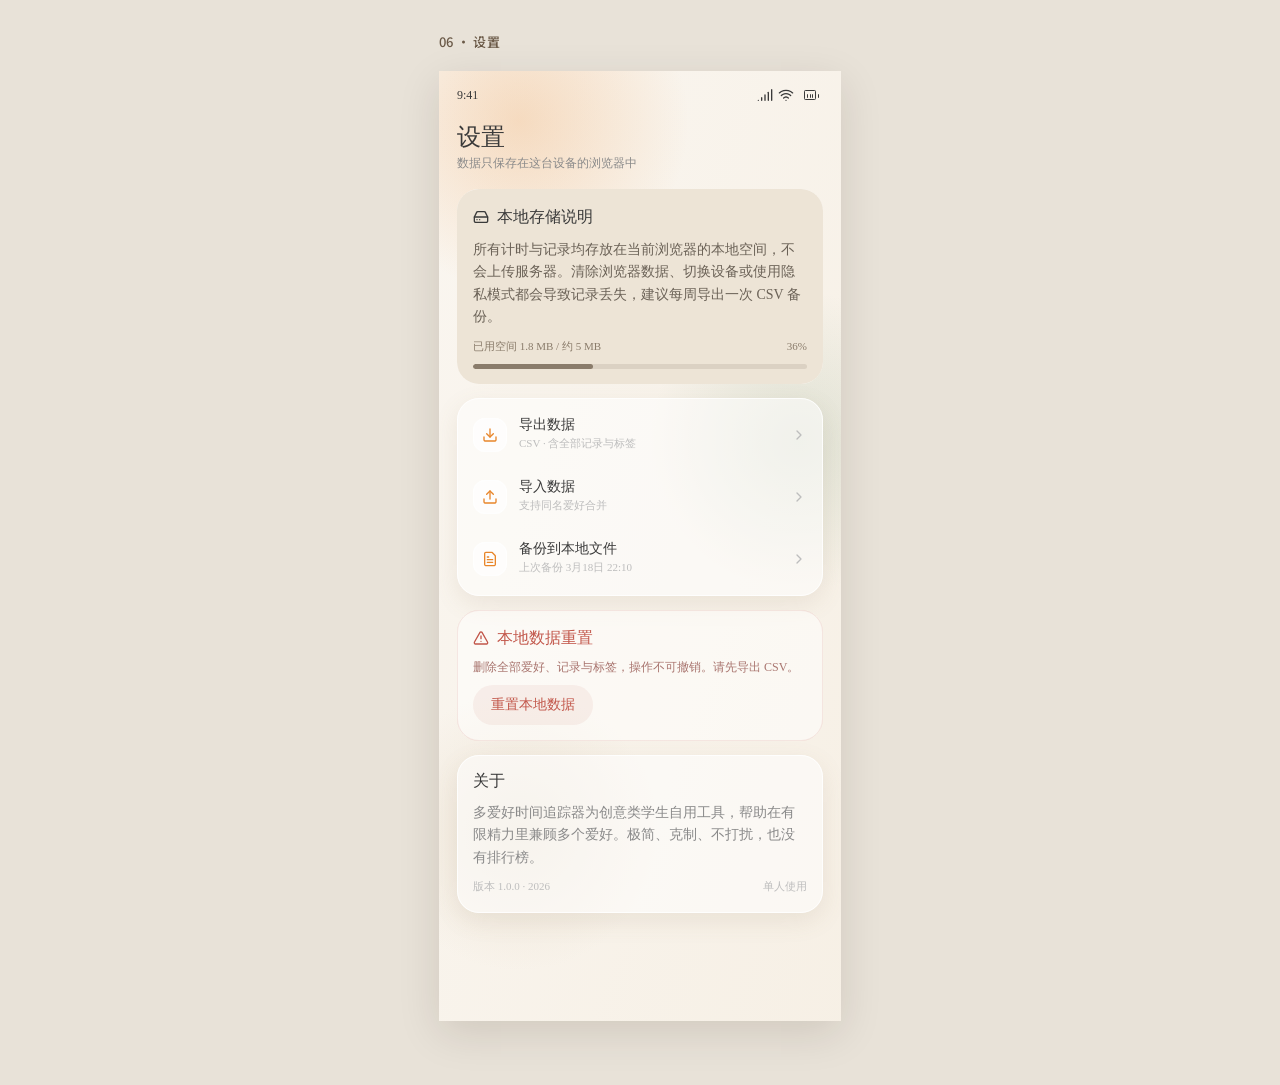
<file: pages/06-settings.html>
<!DOCTYPE html>
<html lang="zh-CN">
<head>
  <meta charset="UTF-8">
  <meta name="viewport" content="width=402, initial-scale=1.0">
  <title>06 · 设置</title>
  <link rel="stylesheet" href="../css/font.css">
  <script src="../js/animation.js"></script>
  <style>


* {
  box-sizing: border-box;
  margin: 0;
  padding: 0;
}

ol,ul,menu {
  padding-inline-start: 0;
  list-style: none;
}

ol li::marker, ul li::before {
  letter-spacing: 0;
}

html {
  width: 100%;
  height: 100%;
}

body { 
  width: 100%;
  height: 100%;
  margin: 0;
  background-color: white;
}
    
span {
  word-break: break-word;
}

.container {
  width: 100%;
  height: 100%;
}

.scroll-container {
  height: 100%;
  width: 100%;
  overflow: auto;
}

.Pixso-canvas-0_1 {
  width: 402px;
  position: relative;
  flex-shrink: 0;
  display: flex;
  flex-direction: column;
  align-items: center;
  gap: 32px;
  margin: 0 auto;
  padding: 24px 0 48px;
}

.Pixso-frame-2_2 {
  width: 402px;
  position: relative;
  flex-shrink: 0;
}

.Pixso-canvas-0_1,.frame-content-2_7,.frame-content-2_61 {
  height: 100%;
}

.Pixso-frame-2_2,.Pixso-frame-2_192,.Pixso-frame-2_416,.Pixso-frame-2_511,.Pixso-frame-2_685,.Pixso-frame-2_938 {
  width: 402px !important;
  max-width: 402px !important;
  min-width: 402px !important;
  background-color: rgba(250, 246, 240, 1);
  overflow: hidden;
  border-radius: 0;
  box-shadow: 0 12px 40px rgba(40, 24, 12, 0.12);
  flex-shrink: 0;
}

.Pixso-frame-2_2,.frame-content-2_2 {
  display: flex;
  flex-direction: column;
  justify-content: flex-start;
  align-items: flex-start;
  min-height: 874px;
}

.Pixso-frame-2_2 {
  height: 1042px;
  overflow: hidden;
  isolation: isolate;
}

.frame-content-2_2 {
  gap: 16px;
  padding: 12px 18px 24px 18px;
  width: 100%;
  position: relative;
}

.Pixso-rectangle-2_3,.Pixso-vector-2_4,.Pixso-vector-2_5,.Pixso-vector-2_6,.Pixso-vector-2_10,.Pixso-vector-2_16,.Pixso-vector-2_22,.Pixso-vector-2_23,.Pixso-vector-2_24,.Pixso-vector-2_25,.Pixso-vector-2_33,.Pixso-vector-2_66,.Pixso-vector-2_70,.Pixso-vector-2_74,.Pixso-vector-2_78,.Pixso-vector-2_82,.Pixso-vector-2_86,.Pixso-vector-2_90,.Pixso-vector-2_94,.Pixso-vector-2_41,.Pixso-vector-2_48,.Pixso-vector-2_120,.Pixso-vector-2_130,.Pixso-vector-2_140,.Pixso-vector-2_150,.Pixso-vector-2_160,.Pixso-vector-2_165,.Pixso-vector-2_169,.Pixso-vector-2_176,.Pixso-vector-2_177,.Pixso-vector-2_179,.Pixso-vector-2_180,.Pixso-vector-2_181,.Pixso-vector-2_182,.Pixso-vector-2_183,.Pixso-vector-2_184,.Pixso-vector-2_185,.Pixso-vector-2_188,.Pixso-rectangle-2_193,.Pixso-vector-2_194,.Pixso-vector-2_195,.Pixso-vector-2_196,.Pixso-vector-2_200,.Pixso-vector-2_206,.Pixso-vector-2_212,.Pixso-vector-2_213,.Pixso-vector-2_214,.Pixso-vector-2_215,.Pixso-vector-2_222,.Pixso-vector-2_229,.Pixso-vector-2_239,.Pixso-vector-2_243,.Pixso-vector-2_267,.Pixso-vector-2_277,.Pixso-vector-2_281,.Pixso-vector-2_305,.Pixso-vector-2_315,.Pixso-vector-2_319,.Pixso-vector-2_343,.Pixso-vector-2_353,.Pixso-vector-2_357,.Pixso-vector-2_377,.Pixso-vector-2_384,.Pixso-vector-2_389,.Pixso-vector-2_393,.Pixso-vector-2_400,.Pixso-vector-2_401,.Pixso-vector-2_403,.Pixso-vector-2_404,.Pixso-vector-2_405,.Pixso-vector-2_406,.Pixso-vector-2_407,.Pixso-vector-2_408,.Pixso-vector-2_409,.Pixso-vector-2_412,.Pixso-rectangle-2_417,.Pixso-rectangle-2_939,.Pixso-vector-2_418,.Pixso-vector-2_419,.Pixso-vector-2_420,.Pixso-vector-2_424,.Pixso-vector-2_430,.Pixso-vector-2_436,.Pixso-vector-2_437,.Pixso-vector-2_438,.Pixso-vector-2_439,.Pixso-vector-2_444,.Pixso-vector-2_453,.Pixso-vector-2_455,.Pixso-vector-2_457,.Pixso-vector-2_467,.Pixso-vector-2_479,.Pixso-vector-2_485,.Pixso-vector-2_486,.Pixso-vector-2_488,.Pixso-vector-2_489,.Pixso-vector-2_501,.Pixso-vector-2_505,.Pixso-vector-2_507,.Pixso-rectangle-2_512,.Pixso-vector-2_513,.Pixso-vector-2_514,.Pixso-vector-2_515,.Pixso-vector-2_519,.Pixso-vector-2_525,.Pixso-vector-2_531,.Pixso-vector-2_532,.Pixso-vector-2_533,.Pixso-vector-2_534,.Pixso-vector-2_552,.Pixso-vector-2_553,.Pixso-vector-2_554,.Pixso-vector-2_555,.Pixso-vector-2_556,.Pixso-vector-2_562,.Pixso-vector-2_567,.Pixso-vector-2_572,.Pixso-vector-2_577,.Pixso-vector-2_582,.Pixso-vector-2_603,.Pixso-vector-2_613,.Pixso-vector-2_623,.Pixso-vector-2_633,.Pixso-vector-2_643,.Pixso-vector-2_653,.Pixso-vector-2_658,.Pixso-vector-2_662,.Pixso-vector-2_669,.Pixso-vector-2_670,.Pixso-vector-2_672,.Pixso-vector-2_673,.Pixso-vector-2_674,.Pixso-vector-2_675,.Pixso-vector-2_676,.Pixso-vector-2_677,.Pixso-vector-2_678,.Pixso-vector-2_681,.Pixso-rectangle-2_686,.Pixso-vector-2_687,.Pixso-vector-2_688,.Pixso-vector-2_689,.Pixso-vector-2_693,.Pixso-vector-2_699,.Pixso-vector-2_705,.Pixso-vector-2_706,.Pixso-vector-2_707,.Pixso-vector-2_708,.Pixso-vector-2_713,.Pixso-vector-2_718,.Pixso-vector-2_724,.Pixso-vector-2_765,.Pixso-vector-2_777,.Pixso-vector-2_789,.Pixso-vector-2_801,.Pixso-vector-2_813,.Pixso-vector-2_825,.Pixso-vector-2_837,.Pixso-vector-2_849,.Pixso-vector-2_884,.Pixso-vector-2_888,.Pixso-vector-2_894,.Pixso-vector-2_900,.Pixso-vector-2_906,.Pixso-vector-2_911,.Pixso-vector-2_915,.Pixso-vector-2_922,.Pixso-vector-2_923,.Pixso-vector-2_925,.Pixso-vector-2_926,.Pixso-vector-2_927,.Pixso-vector-2_928,.Pixso-vector-2_929,.Pixso-vector-2_930,.Pixso-vector-2_931,.Pixso-vector-2_934,.Pixso-vector-2_940,.Pixso-vector-2_941,.Pixso-vector-2_942,.Pixso-vector-2_946,.Pixso-vector-2_952,.Pixso-vector-2_958,.Pixso-vector-2_959,.Pixso-vector-2_960,.Pixso-vector-2_961,.Pixso-vector-2_968,.Pixso-vector-2_984,.Pixso-vector-2_991,.Pixso-vector-2_996,.Pixso-vector-2_1003,.Pixso-vector-2_1008,.Pixso-vector-2_1017,.Pixso-vector-2_1021,.Pixso-vector-2_1038,.Pixso-vector-2_1043,.Pixso-vector-2_1047,.Pixso-vector-2_1054,.Pixso-vector-2_1055,.Pixso-vector-2_1057,.Pixso-vector-2_1058,.Pixso-vector-2_1059,.Pixso-vector-2_1060,.Pixso-vector-2_1061,.Pixso-vector-2_1062,.Pixso-vector-2_1063,.Pixso-vector-2_1066 {
  background-size: 100% 100%;
  background-repeat: no-repeat;
}

.Pixso-rectangle-2_3,.Pixso-vector-2_4,.Pixso-vector-2_5,.Pixso-vector-2_6 {
  position: absolute;
}

.Pixso-rectangle-2_3,.Pixso-rectangle-2_193,.Pixso-rectangle-2_417,.Pixso-rectangle-2_939,.Pixso-rectangle-2_512,.Pixso-vector-2_552,.Pixso-vector-2_553,.Pixso-vector-2_554,.Pixso-vector-2_555,.Pixso-vector-2_556,.Pixso-rectangle-2_686 {
  left: 0px;
  top: 0px;
}

.Pixso-rectangle-2_3 {
  width: 402px;
  height: 1400px;
  z-index: 1;
  background-image: url("data:image/svg+xml;utf8,%3Csvg%20viewBox%3D'0%200%20402%201400'%20preserveAspectRatio%3D'none'%20xmlns%3D'http%3A%2F%2Fwww.w3.org%2F2000%2Fsvg'%3E%0A%20%20%20%20%20%20%3Cdefs%3E%0A%20%20%20%20%20%20%20%20%3ClinearGradient%20id%3D'grad'%20gradientUnits%3D'objectBoundingBox'%20x1%3D'0'%20y1%3D'0.5'%20x2%3D'1'%20y2%3D'0.5'%20gradientTransform%3D'matrix(1.0000%2C%201.0000%2C%20-1.0000%2C%201.0000%2C%200.5000%2C%20-0.5000)'%3E%0A%20%20%20%20%20%20%20%20%20%20%3Cstop%20stop-color%3D'rgba(250%2C246%2C240%2C1)'%20offset%3D'0'%2F%3E%3Cstop%20stop-color%3D'rgba(246%2C239%2C228%2C1)'%20offset%3D'1'%2F%3E%0A%20%20%20%20%20%20%20%20%3C%2FlinearGradient%3E%0A%20%20%20%20%20%20%3C%2Fdefs%3E%0A%20%20%20%20%20%20%3Crect%20width%3D'100%25'%20height%3D'100%25'%20fill%3D'url(%23grad)'%2F%3E%0A%20%20%20%20%3C%2Fsvg%3E");
  background-position: center;
}

.Pixso-vector-2_4,.Pixso-vector-2_194,.Pixso-vector-2_418,.Pixso-vector-2_513,.Pixso-vector-2_687,.Pixso-vector-2_940 {
  left: -90px;
  top: -120px;
}

.Pixso-vector-2_4 {
  width: 340px;
  height: 340px;
  background-image: url(../image/glow14.svg);
  z-index: 2;
}

.Pixso-vector-2_5,.Pixso-vector-2_195,.Pixso-vector-2_419,.Pixso-vector-2_514,.Pixso-vector-2_688,.Pixso-vector-2_941 {
  left: 210px;
  top: 220px;
}

.Pixso-vector-2_5 {
  width: 300px;
  height: 300px;
  background-image: url(../image/glow24.svg);
  z-index: 3;
}

.Pixso-vector-2_6,.Pixso-vector-2_196,.Pixso-vector-2_420,.Pixso-vector-2_515,.Pixso-vector-2_689,.Pixso-vector-2_942 {
  left: -60px;
  top: 620px;
}

.Pixso-vector-2_6 {
  width: 280px;
  height: 280px;
  background-image: url(../image/glow34.svg);
  z-index: 4;
}

.Pixso-frame-2_7,.frame-content-2_7,.frame-content-2_61 {
  width: 100%;
  position: relative;
  display: flex;
  flex-direction: row;
  justify-content: space-between;
  align-items: center;
}

.Pixso-frame-2_7 {
  height: 24px;
  overflow: hidden;
  flex-shrink: 0;
  z-index: 5;
}

.Pixso-paragraph-2_8,.Pixso-paragraph-2_37,.Pixso-paragraph-2_29,.Pixso-paragraph-2_30,.Pixso-paragraph-2_63,.Pixso-paragraph-2_62,.Pixso-paragraph-2_68,.Pixso-paragraph-2_72,.Pixso-paragraph-2_76,.Pixso-paragraph-2_80,.Pixso-paragraph-2_84,.Pixso-paragraph-2_88,.Pixso-paragraph-2_92,.Pixso-paragraph-2_96,.Pixso-paragraph-2_123,.Pixso-paragraph-2_133,.Pixso-paragraph-2_143,.Pixso-paragraph-2_153,.Pixso-paragraph-2_167,.Pixso-paragraph-2_173,.Pixso-paragraph-2_186,.Pixso-paragraph-2_191,.Pixso-paragraph-2_100,.Pixso-paragraph-2_101,.Pixso-paragraph-2_106,.Pixso-paragraph-2_111,.Pixso-paragraph-2_102,.Pixso-paragraph-2_107,.Pixso-paragraph-2_112,.Pixso-paragraph-2_105,.Pixso-paragraph-2_110,.Pixso-paragraph-2_42,.Pixso-paragraph-2_50,.Pixso-paragraph-2_59,.Pixso-paragraph-2_121,.Pixso-paragraph-2_131,.Pixso-paragraph-2_141,.Pixso-paragraph-2_151,.Pixso-paragraph-2_44,.Pixso-paragraph-2_45,.Pixso-paragraph-2_55,.Pixso-paragraph-2_115,.Pixso-paragraph-2_116,.Pixso-paragraph-2_124,.Pixso-paragraph-2_134,.Pixso-paragraph-2_144,.Pixso-paragraph-2_154,.Pixso-paragraph-2_220,.Pixso-paragraph-2_163,.Pixso-paragraph-2_198,.Pixso-paragraph-2_219,.Pixso-paragraph-2_225,.Pixso-paragraph-2_233,.Pixso-paragraph-2_235,.Pixso-paragraph-2_251,.Pixso-paragraph-2_253,.Pixso-paragraph-2_255,.Pixso-paragraph-2_260,.Pixso-paragraph-2_236,.Pixso-paragraph-2_257,.Pixso-paragraph-2_261,.Pixso-paragraph-2_271,.Pixso-paragraph-2_273,.Pixso-paragraph-2_289,.Pixso-paragraph-2_291,.Pixso-paragraph-2_293,.Pixso-paragraph-2_298,.Pixso-paragraph-2_274,.Pixso-paragraph-2_295,.Pixso-paragraph-2_299,.Pixso-paragraph-2_309,.Pixso-paragraph-2_311,.Pixso-paragraph-2_327,.Pixso-paragraph-2_329,.Pixso-paragraph-2_331,.Pixso-paragraph-2_336,.Pixso-paragraph-2_312,.Pixso-paragraph-2_333,.Pixso-paragraph-2_337,.Pixso-paragraph-2_347,.Pixso-paragraph-2_483,.Pixso-paragraph-2_598,.Pixso-paragraph-2_881,.Pixso-paragraph-2_973,.Pixso-paragraph-2_1030,.Pixso-paragraph-2_349,.Pixso-paragraph-2_365,.Pixso-paragraph-2_367,.Pixso-paragraph-2_372,.Pixso-paragraph-2_387,.Pixso-paragraph-2_397,.Pixso-paragraph-2_410,.Pixso-paragraph-2_415,.Pixso-paragraph-2_606,.Pixso-paragraph-2_616,.Pixso-paragraph-2_626,.Pixso-paragraph-2_636,.Pixso-paragraph-2_646,.Pixso-paragraph-2_656,.Pixso-paragraph-2_660,.Pixso-paragraph-2_679,.Pixso-paragraph-2_684,.Pixso-paragraph-2_909,.Pixso-paragraph-2_913,.Pixso-paragraph-2_919,.Pixso-paragraph-2_937,.Pixso-paragraph-2_1041,.Pixso-paragraph-2_1045,.Pixso-paragraph-2_1051,.Pixso-paragraph-2_1064,.Pixso-paragraph-2_350,.Pixso-paragraph-2_369,.Pixso-paragraph-2_728,.Pixso-paragraph-2_730,.Pixso-paragraph-2_732,.Pixso-paragraph-2_734,.Pixso-paragraph-2_736,.Pixso-paragraph-2_738,.Pixso-paragraph-2_740,.Pixso-paragraph-2_1033,.Pixso-paragraph-2_1034,.Pixso-paragraph-2_373,.Pixso-paragraph-2_380,.Pixso-paragraph-2_604,.Pixso-paragraph-2_614,.Pixso-paragraph-2_624,.Pixso-paragraph-2_634,.Pixso-paragraph-2_644,.Pixso-paragraph-2_989,.Pixso-paragraph-2_1001,.Pixso-paragraph-2_1015,.Pixso-paragraph-2_391,.Pixso-paragraph-2_666,.Pixso-paragraph-2_932,.Pixso-paragraph-2_1069,.Pixso-paragraph-2_422,.Pixso-paragraph-2_517,.Pixso-paragraph-2_548,.Pixso-paragraph-2_691,.Pixso-paragraph-2_944,.Pixso-paragraph-2_446,.Pixso-paragraph-2_537,.Pixso-paragraph-2_711,.Pixso-paragraph-2_964,.Pixso-paragraph-2_447,.Pixso-paragraph-2_599,.Pixso-paragraph-2_722,.Pixso-paragraph-2_882,.Pixso-paragraph-2_887,.Pixso-paragraph-2_893,.Pixso-paragraph-2_899,.Pixso-paragraph-2_990,.Pixso-paragraph-2_1002,.Pixso-paragraph-2_1016,.Pixso-paragraph-2_450,.Pixso-paragraph-2_459,.Pixso-paragraph-2_469,.Pixso-paragraph-2_481,.Pixso-paragraph-2_491,.Pixso-paragraph-2_503,.Pixso-paragraph-2_454,.Pixso-paragraph-2_721,.Pixso-paragraph-2_462,.Pixso-paragraph-2_466,.Pixso-paragraph-2_498,.Pixso-paragraph-2_500,.Pixso-paragraph-2_589,.Pixso-paragraph-2_591,.Pixso-paragraph-2_593,.Pixso-paragraph-2_595,.Pixso-paragraph-2_464,.Pixso-paragraph-2_587,.Pixso-paragraph-2_471,.Pixso-paragraph-2_474,.Pixso-paragraph-2_476,.Pixso-paragraph-2_478,.Pixso-paragraph-2_564,.Pixso-paragraph-2_569,.Pixso-paragraph-2_574,.Pixso-paragraph-2_579,.Pixso-paragraph-2_584,.Pixso-paragraph-2_494,.Pixso-paragraph-2_496,.Pixso-paragraph-2_504,.Pixso-paragraph-2_1031,.Pixso-paragraph-2_509,.Pixso-paragraph-2_510,.Pixso-paragraph-2_538,.Pixso-paragraph-2_546,.Pixso-paragraph-2_563,.Pixso-paragraph-2_568,.Pixso-paragraph-2_573,.Pixso-paragraph-2_578,.Pixso-paragraph-2_583,.Pixso-paragraph-2_607,.Pixso-paragraph-2_617,.Pixso-paragraph-2_627,.Pixso-paragraph-2_637,.Pixso-paragraph-2_647,.Pixso-paragraph-2_890,.Pixso-paragraph-2_896,.Pixso-paragraph-2_902,.Pixso-paragraph-2_965,.Pixso-paragraph-2_541,.Pixso-paragraph-2_543,.Pixso-paragraph-2_557,.Pixso-paragraph-2_558,.Pixso-paragraph-2_714,.Pixso-paragraph-2_756,.Pixso-paragraph-2_760,.Pixso-paragraph-2_764,.Pixso-paragraph-2_768,.Pixso-paragraph-2_772,.Pixso-paragraph-2_776,.Pixso-paragraph-2_780,.Pixso-paragraph-2_784,.Pixso-paragraph-2_788,.Pixso-paragraph-2_792,.Pixso-paragraph-2_796,.Pixso-paragraph-2_800,.Pixso-paragraph-2_804,.Pixso-paragraph-2_808,.Pixso-paragraph-2_812,.Pixso-paragraph-2_816,.Pixso-paragraph-2_820,.Pixso-paragraph-2_824,.Pixso-paragraph-2_828,.Pixso-paragraph-2_832,.Pixso-paragraph-2_840,.Pixso-paragraph-2_844,.Pixso-paragraph-2_848,.Pixso-paragraph-2_852,.Pixso-paragraph-2_856,.Pixso-paragraph-2_860,.Pixso-paragraph-2_864,.Pixso-paragraph-2_868,.Pixso-paragraph-2_872,.Pixso-paragraph-2_876,.Pixso-paragraph-2_836,.Pixso-paragraph-2_883,.Pixso-paragraph-2_889,.Pixso-paragraph-2_895,.Pixso-paragraph-2_901,.Pixso-paragraph-2_974,.Pixso-paragraph-2_976,.Pixso-paragraph-2_977,.Pixso-paragraph-2_1025,.Pixso-paragraph-2_1026,.Pixso-paragraph-2_1028 {
  font-weight: 400;
  text-decoration: none;
  flex-grow: 0;
}

.Pixso-paragraph-2_8,.Pixso-paragraph-2_37,.Pixso-paragraph-2_29,.Pixso-paragraph-2_30,.Pixso-paragraph-2_63,.Pixso-paragraph-2_62 {
  width: auto;
  height: auto;
}

.Pixso-paragraph-2_8,.Pixso-paragraph-2_37 {
  font-size: 12px;
  font-family: "Noto Sans SC-SemiBold";
  text-align: left;
  letter-spacing: 0px;
  color: rgba(58, 58, 58, 1);
  position: relative;
  flex-shrink: 0;
  white-space: pre;
}

.Pixso-frame-2_9,.frame-content-2_9 {
  position: relative;
  display: flex;
  flex-direction: row;
  justify-content: flex-start;
  align-items: center;
}

.Pixso-frame-2_9 {
  width: 66px;
  height: 16px;
  overflow: hidden;
  flex-shrink: 0;
}

.frame-content-2_9 {
  gap: 5px;
  width: 100%;
  height: 100%;
}

.Pixso-vector-2_10,.Pixso-vector-2_16 {
  width: 16px;
  height: 16px;
  position: relative;
  flex-shrink: 0;
}

.Pixso-vector-2_10 {
  background-image: url(../image/signal4.svg);
}

.Pixso-vector-2_16 {
  background-image: url(../image/wifi4.svg);
}

.Pixso-frame-2_21 {
  width: 24px;
  height: 16px;
  position: relative;
  flex-shrink: 0;
}

.Pixso-vector-2_22,.Pixso-vector-2_23,.Pixso-vector-2_24,.Pixso-vector-2_25 {
  height: 25%;
  position: absolute;
  top: 41.67%;
  bottom: 33.33%;
}

.Pixso-vector-2_22,.Pixso-vector-2_212,.Pixso-vector-2_436,.Pixso-vector-2_531,.Pixso-vector-2_705,.Pixso-vector-2_958 {
  left: 44.44%;
  right: 50%;
}

.Pixso-vector-2_22 {
  width: 5.56%;
  background-image: url(../image/Vector_2_22.svg);
}

.Pixso-vector-2_23,.Pixso-vector-2_213,.Pixso-vector-2_437,.Pixso-vector-2_532,.Pixso-vector-2_706,.Pixso-vector-2_959 {
  left: 55.56%;
  right: 38.89%;
}

.Pixso-vector-2_23 {
  width: 5.55%;
  background-image: url(../image/Vector_2_23.svg);
}

.Pixso-vector-2_24,.Pixso-vector-2_214,.Pixso-vector-2_438,.Pixso-vector-2_533,.Pixso-vector-2_707,.Pixso-vector-2_960 {
  left: 77.78%;
  right: 16.67%;
}

.Pixso-vector-2_24 {
  width: 5.55%;
  background-image: url(../image/Vector_2_24.svg);
}

.Pixso-vector-2_25 {
  width: 5.56%;
  background-image: url(../image/Vector_2_25.svg);
  left: 33.33%;
  right: 61.11%;
}

.Pixso-rectangle-2_26 {
  width: 100%;
  height: 100%;
  position: relative;
  border-radius: 1.333333px 1.333333px 1.333333px 1.333333px;
  z-index: 0;
}

.stroke-wrapper-2_26,.stroke-wrapper-2_216,.stroke-wrapper-2_440,.stroke-wrapper-2_535,.stroke-wrapper-2_709,.stroke-wrapper-2_962 {
  left: 22.22%;
  top: 25%;
  right: 33.33%;
  bottom: 25%;
}

.stroke-wrapper-2_26 {
  position: absolute;
  isolation: isolate;
  width: 44.45%;
  height: 50%;
}

.stroke-2_26,.stroke-2_216,.stroke-2_440,.stroke-2_535,.stroke-2_709,.stroke-2_962,.stroke-2_487 {
  inset: -0.6666665px -0.6666665px -0.6666665px -0.6666665px;
  border-width: 1.333333px 1.333333px 1.333333px 1.333333px;
}

.stroke-2_26,.stroke-2_27,.stroke-2_32,.stroke-2_60,.stroke-2_99,.stroke-2_104,.stroke-2_109,.stroke-2_38,.stroke-2_113,.stroke-2_47,.stroke-2_56,.stroke-2_53,.stroke-2_54,.stroke-2_58,.stroke-2_158,.stroke-2_226,.stroke-2_178,.stroke-2_216,.stroke-2_221,.stroke-2_238,.stroke-2_250,.stroke-2_252,.stroke-2_254,.stroke-2_256,.stroke-2_264,.stroke-2_276,.stroke-2_288,.stroke-2_290,.stroke-2_292,.stroke-2_294,.stroke-2_302,.stroke-2_314,.stroke-2_326,.stroke-2_328,.stroke-2_330,.stroke-2_332,.stroke-2_340,.stroke-2_352,.stroke-2_364,.stroke-2_366,.stroke-2_983,.stroke-2_995,.stroke-2_1007,.stroke-2_368,.stroke-2_376,.stroke-2_544,.stroke-2_382,.stroke-2_651,.stroke-2_904,.stroke-2_980,.stroke-2_1029,.stroke-2_1036,.stroke-2_402,.stroke-2_671,.stroke-2_1056,.stroke-2_440,.stroke-2_535,.stroke-2_709,.stroke-2_962,.stroke-2_443,.stroke-2_461,.stroke-2_465,.stroke-2_588,.stroke-2_590,.stroke-2_592,.stroke-2_594,.stroke-2_717,.stroke-2_723,.stroke-2_473,.stroke-2_475,.stroke-2_477,.stroke-2_712,.stroke-2_487,.stroke-2_497,.stroke-2_499,.stroke-2_539,.stroke-2_549,.stroke-2_596,.stroke-2_715,.stroke-2_878,.stroke-2_835,.stroke-2_924,.stroke-2_966,.stroke-2_1019 {
  pointer-events: none;
  box-sizing: border-box;
}

.stroke-2_26 {
  position: absolute;
  border-radius: 1.333333px 1.333333px 1.333333px 1.333333px;
  z-index: 1;
  border-style: solid;
  border-color: rgba(58, 58, 58, 1);
}

.Pixso-frame-2_27,.frame-content-2_27 {
  width: 100%;
  height: 100%;
  position: relative;
  display: flex;
  flex-direction: row;
  justify-content: space-between;
  align-items: center;
}

.Pixso-frame-2_27 {
  overflow: hidden;
  flex-shrink: 0;
  z-index: 1;
  border-radius: 18px 18px 18px 18px;
  box-shadow: 0px 6px 20px 0px rgba(140, 115, 85, 0.133333) ;
  background-color: rgba(255, 255, 255, 0.54902);
}

.frame-content-2_27 {
  padding: 0px 14px 0px 14px;
}

.stroke-wrapper-2_27 {
  position: relative;
  isolation: isolate;
  width: 100%;
  height: 56px;
  display: flex;
  flex-shrink: 0;
}

.stroke-2_27 {
  position: absolute;
  inset: 0px;
  border-radius: 18px 18px 18px 18px;
  z-index: 0;
  border-width: 1px 1px 1px 1px;
  border-style: solid;
  border-color: rgba(255, 255, 255, 0.85098);
}

.Pixso-frame-2_28,.frame-content-2_28 {
  position: relative;
  display: flex;
  flex-direction: column;
  justify-content: flex-start;
  align-items: flex-start;
}

.Pixso-frame-2_28 {
  width: 136px;
  height: 43px;
  overflow: hidden;
  flex-shrink: 0;
}

.frame-content-2_28 {
  gap: 1px;
  width: 100%;
  height: 100%;
}

.Pixso-paragraph-2_29,.Pixso-paragraph-2_30,.Pixso-paragraph-2_63 {
  text-align: left;
  letter-spacing: 0px;
  position: relative;
  flex-shrink: 0;
  white-space: pre;
}

.Pixso-paragraph-2_29 {
  font-size: 18px;
  font-family: "Noto Sans SC-SemiBold";
  color: rgba(58, 58, 58, 1);
}

.Pixso-paragraph-2_30,.Pixso-paragraph-2_63,.Pixso-paragraph-2_116 {
  font-size: 11px;
  font-family: "Noto Sans SC-Regular";
  color: rgba(189, 189, 189, 1);
}

.Pixso-frame-2_31,.frame-content-2_31,.Pixso-frame-2_32,.frame-content-2_32,.frame-content-2_36 {
  position: relative;
  display: flex;
  align-items: center;
}

.Pixso-frame-2_31,.frame-content-2_31 {
  flex-direction: row;
  justify-content: flex-start;
}

.Pixso-frame-2_31 {
  width: 78px;
  height: 34px;
  overflow: hidden;
  flex-shrink: 0;
}

.frame-content-2_31 {
  gap: 10px;
  width: 100%;
  height: 100%;
}

.Pixso-frame-2_32,.frame-content-2_32,.frame-content-2_36 {
  width: 100%;
  height: 100%;
  flex-direction: column;
  justify-content: center;
}

.Pixso-frame-2_32 {
  overflow: hidden;
  flex-shrink: 0;
  border-radius: 17px 17px 17px 17px;
  z-index: 1;
  background-color: rgba(255, 255, 255, 0.54902);
}

.stroke-wrapper-2_32 {
  position: relative;
  isolation: isolate;
  width: 34px;
  height: 34px;
  display: flex;
  flex-shrink: 0;
}

.stroke-2_32 {
  position: absolute;
  inset: 0px;
  border-radius: 17px 17px 17px 17px;
  z-index: 0;
  border-width: 1px 1px 1px 1px;
  border-style: solid;
  border-color: rgba(255, 255, 255, 0.85098);
}

.Pixso-vector-2_33,.Pixso-frame-2_36,.Pixso-frame-2_60,.Pixso-frame-2_61,.Pixso-paragraph-2_62,.Pixso-frame-2_64 {
  position: relative;
  flex-shrink: 0;
}

.Pixso-vector-2_33 {
  width: 16px;
  height: 16px;
  background-image: url(../image/bell.svg);
}

.Pixso-frame-2_36,.Pixso-frame-2_60 {
  overflow: hidden;
  display: flex;
  flex-direction: column;
}

.Pixso-frame-2_36 {
  width: 34px;
  height: 34px;
  justify-content: center;
  align-items: center;
  border-radius: 17px 17px 17px 17px;
  background-color: rgba(237, 228, 214, 1);
}

.Pixso-frame-2_60 {
  width: 100%;
  height: 100%;
  z-index: 1;
  justify-content: flex-start;
  align-items: flex-start;
  border-radius: 24px 24px 24px 24px;
  box-shadow: 0px 8px 24px 0px rgba(140, 115, 85, 0.121569) ;
  background-color: rgba(255, 255, 255, 0.54902);
}

.frame-content-2_60,.stroke-wrapper-2_60 {
  display: flex;
  width: 100%;
  position: relative;
}

.frame-content-2_60 {
  flex-direction: column;
  gap: 12px;
  align-items: flex-start;
  justify-content: flex-start;
  padding: 16px 14px 16px 14px;
  height: 100%;
}

.stroke-wrapper-2_60 {
  isolation: isolate;
  height: 216px;
  flex-shrink: 0;
}

.stroke-2_60 {
  position: absolute;
  inset: 0px;
  border-radius: 24px 24px 24px 24px;
  z-index: 0;
  border-width: 1px 1px 1px 1px;
  border-style: solid;
  border-color: rgba(255, 255, 255, 0.85098);
}

.Pixso-frame-2_61 {
  width: 100%;
  height: 20px;
  overflow: hidden;
  display: flex;
  flex-direction: row;
  justify-content: space-between;
  align-items: center;
}

.Pixso-paragraph-2_62 {
  font-size: 14px;
  font-family: "Noto Sans SC-Medium";
  text-align: left;
  letter-spacing: 0px;
  color: rgba(58, 58, 58, 1);
  white-space: pre;
}

.Pixso-frame-2_64 {
  width: 100%;
  height: 152px;
  overflow: hidden;
  display: flex;
  flex-direction: row;
  justify-content: flex-start;
  align-items: flex-start;
}

.frame-content-2_64,.Pixso-frame-2_65,.frame-content-2_65 {
  display: flex;
  justify-content: flex-start;
  position: relative;
}

.frame-content-2_64,.frame-content-2_249,.frame-content-2_287,.frame-content-2_325,.frame-content-2_363,.frame-content-2_460,.frame-content-2_492,.frame-content-2_585,.frame-content-2_741 {
  flex-wrap: wrap;
  align-content: flex-start;
}

.frame-content-2_64 {
  flex-direction: row;
  gap: 12px 10px;
  align-items: flex-start;
  width: 100%;
  height: 100%;
}

.Pixso-frame-2_65,.frame-content-2_65 {
  flex-direction: column;
  align-items: center;
}

.Pixso-frame-2_65 {
  width: 68px;
  height: 70px;
  overflow: hidden;
  flex-shrink: 0;
}

.frame-content-2_65 {
  gap: 6px;
  width: 100%;
  height: 100%;
}

.Pixso-vector-2_66 {
  position: absolute;
  inset: -25% -25% -25% -25% ;
  background-image: url(../image/Frame_2_66.svg);
}

.vector-wrapper-2_66,.Pixso-paragraph-2_68,.Pixso-frame-2_69 {
  position: relative;
  flex-shrink: 0;
}

.vector-wrapper-2_66 {
  display: flex;
  flex-direction: column;
  justify-content: center;
  align-items: center;
  width: 48px;
  height: 48px;
}

.Pixso-paragraph-2_68 {
  font-size: 11px;
  font-family: "Noto Sans SC-Medium";
  text-align: left;
  letter-spacing: 0px;
  color: rgba(138, 138, 138, 1);
  width: auto;
  height: auto;
  white-space: pre;
}

.Pixso-frame-2_69,.frame-content-2_69 {
  display: flex;
  flex-direction: column;
  justify-content: flex-start;
  align-items: center;
}

.Pixso-frame-2_69 {
  width: 68px;
  height: 70px;
  overflow: hidden;
}

.frame-content-2_69 {
  gap: 6px;
  width: 100%;
  height: 100%;
  position: relative;
}

.Pixso-vector-2_70 {
  position: absolute;
  inset: -25% -25% -25% -25% ;
  background-image: url(../image/Frame_2_70.svg);
}

.vector-wrapper-2_70,.Pixso-paragraph-2_72,.Pixso-frame-2_73 {
  position: relative;
  flex-shrink: 0;
}

.vector-wrapper-2_70 {
  display: flex;
  flex-direction: column;
  justify-content: center;
  align-items: center;
  width: 48px;
  height: 48px;
}

.Pixso-paragraph-2_72 {
  font-size: 11px;
  font-family: "Noto Sans SC-Medium";
  text-align: left;
  letter-spacing: 0px;
  color: rgba(138, 138, 138, 1);
  width: auto;
  height: auto;
  white-space: pre;
}

.Pixso-frame-2_73,.frame-content-2_73 {
  display: flex;
  flex-direction: column;
  justify-content: flex-start;
  align-items: center;
}

.Pixso-frame-2_73 {
  width: 68px;
  height: 70px;
  overflow: hidden;
}

.frame-content-2_73 {
  gap: 6px;
  width: 100%;
  height: 100%;
  position: relative;
}

.Pixso-vector-2_74 {
  position: absolute;
  inset: -25% -25% -25% -25% ;
  background-image: url(../image/Frame_2_74.svg);
}

.vector-wrapper-2_74,.Pixso-paragraph-2_76,.Pixso-frame-2_77 {
  position: relative;
  flex-shrink: 0;
}

.vector-wrapper-2_74 {
  display: flex;
  flex-direction: column;
  justify-content: center;
  align-items: center;
  width: 48px;
  height: 48px;
}

.Pixso-paragraph-2_76 {
  font-size: 11px;
  font-family: "Noto Sans SC-Medium";
  text-align: left;
  letter-spacing: 0px;
  color: rgba(138, 138, 138, 1);
  width: auto;
  height: auto;
  white-space: pre;
}

.Pixso-frame-2_77,.frame-content-2_77 {
  display: flex;
  flex-direction: column;
  justify-content: flex-start;
  align-items: center;
}

.Pixso-frame-2_77 {
  width: 68px;
  height: 70px;
  overflow: hidden;
}

.frame-content-2_77 {
  gap: 6px;
  width: 100%;
  height: 100%;
  position: relative;
}

.Pixso-vector-2_78 {
  position: absolute;
  inset: -25% -25% -25% -25% ;
  background-image: url(../image/Frame_2_78.svg);
}

.vector-wrapper-2_78,.Pixso-paragraph-2_80,.Pixso-frame-2_81 {
  position: relative;
  flex-shrink: 0;
}

.vector-wrapper-2_78 {
  display: flex;
  flex-direction: column;
  justify-content: center;
  align-items: center;
  width: 48px;
  height: 48px;
}

.Pixso-paragraph-2_80 {
  font-size: 11px;
  font-family: "Noto Sans SC-Medium";
  text-align: left;
  letter-spacing: 0px;
  color: rgba(138, 138, 138, 1);
  width: auto;
  height: auto;
  white-space: pre;
}

.Pixso-frame-2_81,.frame-content-2_81 {
  display: flex;
  flex-direction: column;
  justify-content: flex-start;
  align-items: center;
}

.Pixso-frame-2_81 {
  width: 68px;
  height: 70px;
  overflow: hidden;
}

.frame-content-2_81 {
  gap: 6px;
  width: 100%;
  height: 100%;
  position: relative;
}

.Pixso-vector-2_82 {
  position: absolute;
  inset: -25% -25% -25% -25% ;
  background-image: url(../image/Frame_2_82.svg);
}

.vector-wrapper-2_82,.Pixso-paragraph-2_84,.Pixso-frame-2_85 {
  position: relative;
  flex-shrink: 0;
}

.vector-wrapper-2_82 {
  display: flex;
  flex-direction: column;
  justify-content: center;
  align-items: center;
  width: 48px;
  height: 48px;
}

.Pixso-paragraph-2_84 {
  font-size: 11px;
  font-family: "Noto Sans SC-Medium";
  text-align: left;
  letter-spacing: 0px;
  color: rgba(138, 138, 138, 1);
  width: auto;
  height: auto;
  white-space: pre;
}

.Pixso-frame-2_85,.frame-content-2_85 {
  display: flex;
  flex-direction: column;
  justify-content: flex-start;
  align-items: center;
}

.Pixso-frame-2_85 {
  width: 68px;
  height: 70px;
  overflow: hidden;
}

.frame-content-2_85 {
  gap: 6px;
  width: 100%;
  height: 100%;
  position: relative;
}

.Pixso-vector-2_86 {
  position: absolute;
  inset: -25% -25% -25% -25% ;
  background-image: url(../image/Frame_2_86.svg);
}

.vector-wrapper-2_86,.Pixso-paragraph-2_88,.Pixso-frame-2_89 {
  position: relative;
  flex-shrink: 0;
}

.vector-wrapper-2_86 {
  display: flex;
  flex-direction: column;
  justify-content: center;
  align-items: center;
  width: 48px;
  height: 48px;
}

.Pixso-paragraph-2_88 {
  font-size: 11px;
  font-family: "Noto Sans SC-Medium";
  text-align: left;
  letter-spacing: 0px;
  color: rgba(138, 138, 138, 1);
  width: auto;
  height: auto;
  white-space: pre;
}

.Pixso-frame-2_89,.frame-content-2_89 {
  display: flex;
  flex-direction: column;
  justify-content: flex-start;
  align-items: center;
}

.Pixso-frame-2_89 {
  width: 68px;
  height: 70px;
  overflow: hidden;
}

.frame-content-2_89 {
  gap: 6px;
  width: 100%;
  height: 100%;
  position: relative;
}

.Pixso-vector-2_90 {
  position: absolute;
  inset: -25% -25% -25% -25% ;
  background-image: url(../image/Frame_2_90.svg);
}

.vector-wrapper-2_90,.Pixso-paragraph-2_92,.Pixso-frame-2_93 {
  position: relative;
  flex-shrink: 0;
}

.vector-wrapper-2_90 {
  display: flex;
  flex-direction: column;
  justify-content: center;
  align-items: center;
  width: 48px;
  height: 48px;
}

.Pixso-paragraph-2_92 {
  font-size: 11px;
  font-family: "Noto Sans SC-Medium";
  text-align: left;
  letter-spacing: 0px;
  color: rgba(138, 138, 138, 1);
  width: auto;
  height: auto;
  white-space: pre;
}

.Pixso-frame-2_93,.frame-content-2_93 {
  display: flex;
  flex-direction: column;
  justify-content: flex-start;
  align-items: center;
}

.Pixso-frame-2_93 {
  width: 68px;
  height: 70px;
  overflow: hidden;
}

.frame-content-2_93 {
  gap: 6px;
  width: 100%;
  height: 100%;
  position: relative;
}

.Pixso-vector-2_94 {
  position: absolute;
  inset: -25% -25% -25% -25% ;
  background-image: url(../image/Frame_2_94.svg);
}

.vector-wrapper-2_94 {
  position: relative;
  flex-shrink: 0;
  display: flex;
  flex-direction: column;
  justify-content: center;
  align-items: center;
  width: 48px;
  height: 48px;
}

.Pixso-paragraph-2_96,.Pixso-paragraph-2_123,.Pixso-paragraph-2_133,.Pixso-paragraph-2_143,.Pixso-paragraph-2_153,.Pixso-paragraph-2_167,.Pixso-paragraph-2_173,.Pixso-paragraph-2_186,.Pixso-paragraph-2_191 {
  font-size: 11px;
  font-family: "Noto Sans SC-Medium";
  text-align: left;
  letter-spacing: 0px;
  color: rgba(138, 138, 138, 1);
  width: auto;
  height: auto;
  position: relative;
  flex-shrink: 0;
  white-space: pre;
}

.Pixso-frame-2_97,.frame-content-2_97,.Pixso-frame-2_98,.Pixso-frame-2_103,.Pixso-frame-2_108,.frame-content-2_98,.frame-content-2_103,.frame-content-2_108,.Pixso-frame-2_99,.Pixso-frame-2_104,.Pixso-frame-2_109,.frame-content-2_99,.frame-content-2_104,.frame-content-2_109 {
  width: 100%;
  position: relative;
  display: flex;
  justify-content: flex-start;
  align-items: flex-start;
}

.Pixso-frame-2_97 {
  height: 92px;
  overflow: hidden;
  flex-shrink: 0;
  z-index: 8;
  flex-direction: row;
}

.frame-content-2_97 {
  flex-direction: row;
  gap: 10px;
  height: 100%;
}

.Pixso-frame-2_98,.Pixso-frame-2_103,.Pixso-frame-2_108 {
  height: 92px;
  overflow: hidden;
  flex-shrink: 1;
  flex-direction: column;
  min-width: 0;
  flex-grow: 1;
  flex-basis: 0;
}

.frame-content-2_98,.frame-content-2_103,.frame-content-2_108 {
  flex-direction: column;
  min-width: 0;
  height: 100%;
}

.Pixso-frame-2_99,.Pixso-frame-2_104,.Pixso-frame-2_109 {
  height: 100%;
  overflow: hidden;
  flex-shrink: 0;
  flex-direction: column;
  border-radius: 18px 18px 18px 18px;
  z-index: 1;
  box-shadow: 0px 6px 18px 0px rgba(140, 115, 85, 0.121569) ;
  background-color: rgba(255, 255, 255, 0.54902);
}

.frame-content-2_99,.frame-content-2_104,.frame-content-2_109 {
  flex-direction: column;
  gap: 4px;
  padding: 12px 12px 12px 12px;
  height: 100%;
}

.stroke-wrapper-2_99,.stroke-wrapper-2_104,.stroke-wrapper-2_109 {
  position: relative;
  isolation: isolate;
  width: 100%;
  height: 92px;
  display: flex;
  flex-shrink: 0;
}

.stroke-2_99,.stroke-2_104,.stroke-2_109 {
  position: absolute;
  inset: 0px;
  border-radius: 18px 18px 18px 18px;
  z-index: 0;
  border-width: 1px 1px 1px 1px;
  border-style: solid;
  border-color: rgba(255, 255, 255, 0.85098);
}

.Pixso-paragraph-2_100,.Pixso-paragraph-2_101,.Pixso-paragraph-2_106,.Pixso-paragraph-2_111,.Pixso-paragraph-2_102,.Pixso-paragraph-2_107,.Pixso-paragraph-2_112,.Pixso-paragraph-2_105,.Pixso-paragraph-2_110 {
  text-align: left;
  height: auto;
  position: relative;
  flex-shrink: 0;
}

.Pixso-paragraph-2_100 {
  font-size: 20px;
  font-family: "Noto Sans SC-Regular";
  letter-spacing: -0.5px;
  color: rgba(232, 134, 42, 1);
  width: auto;
  white-space: pre;
}

.Pixso-paragraph-2_101,.Pixso-paragraph-2_106,.Pixso-paragraph-2_111 {
  font-size: 12px;
  font-family: "Noto Sans SC-Regular";
  letter-spacing: 0px;
  font-feature-settings: "locl" 0;
  color: rgba(138, 138, 138, 1);
  width: 100%;
}

.Pixso-paragraph-2_102,.Pixso-paragraph-2_107,.Pixso-paragraph-2_112 {
  font-size: 11px;
  font-family: "Noto Sans SC-Medium";
  letter-spacing: 0px;
  font-feature-settings: "locl" 0;
  color: rgba(189, 189, 189, 1);
  width: 100%;
}

.Pixso-paragraph-2_105,.Pixso-paragraph-2_110 {
  font-size: 20px;
  font-family: "Noto Sans SC-Regular";
  letter-spacing: -0.5px;
  width: auto;
  white-space: pre;
}

.Pixso-paragraph-2_105 {
  color: rgba(127, 160, 127, 1);
}

.Pixso-paragraph-2_110 {
  color: rgba(194, 87, 75, 1);
}

.Pixso-frame-2_38,.frame-content-2_38,.Pixso-frame-2_113,.frame-content-2_113 {
  width: 100%;
  height: 100%;
  position: relative;
  display: flex;
  flex-direction: column;
  justify-content: flex-start;
  align-items: flex-start;
}

.Pixso-frame-2_38 {
  overflow: hidden;
  flex-shrink: 0;
  z-index: 1;
  border-radius: 24px 24px 24px 24px;
  box-shadow: 0px 12px 32px 0px rgba(140, 115, 85, 0.180392) ;
  background-color: rgba(255, 255, 255, 0.54902);
}

.frame-content-2_38,.frame-content-2_596 {
  gap: 16px;
  padding: 18px 18px 18px 18px;
}

.stroke-wrapper-2_38 {
  position: relative;
  isolation: isolate;
  width: 100%;
  height: 202px;
  display: flex;
  flex-shrink: 0;
}

.stroke-2_38,.stroke-2_113 {
  position: absolute;
  inset: 0px;
  border-radius: 24px 24px 24px 24px;
  z-index: 0;
  border-width: 1px 1px 1px 1px;
  border-style: solid;
  border-color: rgba(255, 255, 255, 0.85098);
}

.Pixso-frame-2_39 {
  width: 100%;
  height: 22px;
  overflow: hidden;
  position: relative;
  flex-shrink: 0;
  display: flex;
  flex-direction: row;
  justify-content: space-between;
  align-items: center;
}

.frame-content-2_39,.frame-content-2_114,.frame-content-2_118,.frame-content-2_128,.frame-content-2_138,.frame-content-2_148,.frame-content-2_197,.frame-content-2_217,.frame-content-2_227 {
  display: flex;
  flex-direction: row;
  align-items: center;
  justify-content: space-between;
  width: 100%;
  height: 100%;
  position: relative;
}

.Pixso-frame-2_40 {
  width: 121px;
  height: 20px;
  overflow: hidden;
  position: relative;
  flex-shrink: 0;
  display: flex;
  flex-direction: row;
  justify-content: flex-start;
  align-items: center;
}

.frame-content-2_40,.frame-content-2_119,.frame-content-2_129,.frame-content-2_139,.frame-content-2_149 {
  display: flex;
  flex-direction: row;
  gap: 8px;
  align-items: center;
  justify-content: flex-start;
  width: 100%;
  height: 100%;
  position: relative;
}

.Pixso-vector-2_41,.Pixso-vector-2_120,.Pixso-vector-2_130,.Pixso-vector-2_140,.Pixso-vector-2_150 {
  width: 8px;
  height: 8px;
}

.Pixso-vector-2_41 {
  background-image: url(../image/Ellipse_2_41.svg);
  position: relative;
  flex-shrink: 0;
}

.Pixso-paragraph-2_42,.Pixso-paragraph-2_50,.Pixso-paragraph-2_59,.Pixso-paragraph-2_121,.Pixso-paragraph-2_131,.Pixso-paragraph-2_141,.Pixso-paragraph-2_151 {
  font-size: 14px;
  font-family: "Noto Sans SC-Medium";
  text-align: left;
  letter-spacing: 0px;
  color: rgba(58, 58, 58, 1);
  width: auto;
  height: auto;
  position: relative;
  flex-shrink: 0;
  white-space: pre;
}

.Pixso-frame-2_43,.frame-content-2_43,.Pixso-frame-2_125,.Pixso-frame-2_135,.Pixso-frame-2_145,.Pixso-frame-2_155,.frame-content-2_125,.frame-content-2_135,.frame-content-2_145,.frame-content-2_155,.Pixso-frame-2_126 {
  position: relative;
  display: flex;
  flex-direction: row;
  justify-content: flex-start;
  align-items: flex-start;
}

.Pixso-frame-2_43 {
  width: 49px;
  height: 22px;
  overflow: hidden;
  flex-shrink: 0;
  border-radius: 6px 6px 6px 6px;
  background-color: rgba(232, 134, 42, 0.121569);
}

.frame-content-2_43 {
  padding: 3px 8px 3px 8px;
  width: 100%;
  height: 100%;
}

.Pixso-paragraph-2_44,.Pixso-paragraph-2_45 {
  color: rgba(232, 134, 42, 1);
  height: auto;
  position: relative;
  flex-shrink: 0;
}

.Pixso-paragraph-2_44 {
  font-size: 11px;
  font-family: "Noto Sans SC-Medium";
  text-align: left;
  letter-spacing: 0px;
  width: auto;
  white-space: pre;
}

.Pixso-paragraph-2_45 {
  font-size: 48px;
  font-family: "Noto Sans SC-Regular";
  text-align: center;
  letter-spacing: -1.5px;
  font-feature-settings: "locl" 0;
  width: 100%;
}

.Pixso-frame-2_46,.frame-content-2_46,.Pixso-frame-2_47,.Pixso-frame-2_56,.frame-content-2_47,.frame-content-2_51,.frame-content-2_56 {
  width: 100%;
  position: relative;
  display: flex;
  flex-direction: row;
}

.Pixso-frame-2_46,.frame-content-2_46 {
  justify-content: center;
  align-items: flex-start;
}

.Pixso-frame-2_46 {
  height: 42px;
  overflow: hidden;
  flex-shrink: 0;
}

.frame-content-2_46 {
  gap: 10px;
  height: 100%;
}

.Pixso-frame-2_47,.Pixso-frame-2_56 {
  height: 100%;
  overflow: hidden;
  flex-shrink: 0;
  justify-content: flex-start;
  align-items: center;
  border-radius: 21px 21px 21px 21px;
  z-index: 1;
  box-shadow: 0px 4px 14px 0px rgba(140, 115, 85, 0.121569) ;
  background-color: rgba(255, 255, 255, 0.721569);
}

.frame-content-2_47,.frame-content-2_51,.frame-content-2_56 {
  gap: 6px;
  align-items: center;
  justify-content: flex-start;
  padding: 0px 26px 0px 26px;
  height: 100%;
}

.stroke-wrapper-2_47,.stroke-wrapper-2_56 {
  position: relative;
  isolation: isolate;
  width: 100px;
  height: 42px;
  display: flex;
  flex-shrink: 0;
}

.stroke-2_47,.stroke-2_56 {
  position: absolute;
  inset: 0px;
  border-radius: 21px 21px 21px 21px;
  z-index: 0;
  border-width: 1px 1px 1px 1px;
  border-style: solid;
  border-color: rgba(255, 255, 255, 0.85098);
}

.Pixso-vector-2_48,.Pixso-frame-2_51,.Pixso-frame-2_52,.Pixso-frame-2_57,.stroke-wrapper-2_113,.Pixso-frame-2_114,.Pixso-paragraph-2_115,.Pixso-paragraph-2_116,.Pixso-vector-2_130,.Pixso-frame-2_136,.Pixso-vector-2_140,.Pixso-frame-2_146,.Pixso-frame-2_149,.Pixso-vector-2_150,.Pixso-frame-2_152,.Pixso-frame-2_156,.Pixso-rectangle-2_157,.Pixso-vector-2_160,.Pixso-paragraph-2_163,.Pixso-vector-2_165,.Pixso-vector-2_169,.Pixso-frame-2_175,.Pixso-frame-2_197,.Pixso-paragraph-2_198,.Pixso-frame-2_199,.Pixso-vector-2_222,.Pixso-paragraph-2_225,.Pixso-frame-2_226 {
  position: relative;
  flex-shrink: 0;
}

.Pixso-vector-2_48,.Pixso-frame-2_52,.Pixso-frame-2_57,.Pixso-vector-2_222 {
  width: 14px;
  height: 14px;
}

.Pixso-vector-2_48 {
  background-image: url(../image/play.svg);
}

.Pixso-frame-2_51 {
  width: 100px;
  height: 42px;
  overflow: hidden;
  display: flex;
  flex-direction: row;
  justify-content: flex-start;
  align-items: center;
  border-radius: 21px 21px 21px 21px;
  box-shadow: 0px 4px 14px 0px rgba(140, 115, 85, 0.121569) ;
  background-color: rgba(232, 134, 42, 1);
}

.Pixso-rectangle-2_53,.Pixso-rectangle-2_54 {
  width: 100%;
  height: 100%;
  position: relative;
  border-radius: 0.583333px 0.583333px 0.583333px 0.583333px;
  z-index: 0;
}

.stroke-wrapper-2_53,.stroke-wrapper-2_54,.stroke-wrapper-2_58 {
  top: 12.5%;
  bottom: 12.5%;
}

.stroke-wrapper-2_53 {
  position: absolute;
  isolation: isolate;
  left: 58.33%;
  right: 20.83%;
  width: 20.84%;
  height: 75%;
}

.stroke-2_53,.stroke-2_54,.stroke-2_58 {
  inset: -0.5833335px -0.5833335px -0.5833335px -0.5833335px;
  border-width: 1.166667px 1.166667px 1.166667px 1.166667px;
}

.stroke-2_53,.stroke-2_54 {
  position: absolute;
  border-radius: 0.583333px 0.583333px 0.583333px 0.583333px;
  z-index: 1;
  border-style: solid;
  border-color: rgba(255, 255, 255, 1);
}

.stroke-wrapper-2_54 {
  position: absolute;
  isolation: isolate;
  left: 20.83%;
  right: 58.33%;
  width: 20.84%;
  height: 75%;
}

.Pixso-paragraph-2_55 {
  font-size: 14px;
  font-family: "Noto Sans SC-Medium";
  text-align: left;
  letter-spacing: 0px;
  color: rgba(255, 255, 255, 1);
  width: auto;
  height: auto;
  position: relative;
  flex-shrink: 0;
  white-space: pre;
}

.Pixso-rectangle-2_58 {
  width: 100%;
  height: 100%;
  position: relative;
  border-radius: 1.166667px 1.166667px 1.166667px 1.166667px;
  z-index: 0;
}

.stroke-wrapper-2_58,.stroke-wrapper-2_178 {
  position: absolute;
  isolation: isolate;
  left: 12.5%;
  right: 12.5%;
  width: 75%;
  height: 75%;
}

.stroke-2_58 {
  position: absolute;
  border-radius: 1.166667px 1.166667px 1.166667px 1.166667px;
  z-index: 1;
  border-style: solid;
  border-color: rgba(138, 138, 138, 1);
}

.Pixso-frame-2_113 {
  overflow: hidden;
  flex-shrink: 0;
  z-index: 1;
  border-radius: 24px 24px 24px 24px;
  box-shadow: 0px 8px 24px 0px rgba(140, 115, 85, 0.121569) ;
  background-color: rgba(255, 255, 255, 0.54902);
}

.frame-content-2_113 {
  gap: 14px;
  padding: 16px 16px 18px 16px;
}

.stroke-wrapper-2_113 {
  isolation: isolate;
  width: 100%;
  height: 250px;
  display: flex;
}

.Pixso-frame-2_114 {
  width: 100%;
  height: 24px;
  overflow: hidden;
  display: flex;
  flex-direction: row;
  justify-content: space-between;
  align-items: center;
}

.Pixso-paragraph-2_115,.Pixso-paragraph-2_116 {
  text-align: left;
  letter-spacing: 0px;
  width: auto;
  height: auto;
  white-space: pre;
}

.Pixso-paragraph-2_115 {
  font-size: 16px;
  font-family: "Noto Sans SC-Medium";
  color: rgba(58, 58, 58, 1);
}

.Pixso-frame-2_117,.Pixso-frame-2_127,.Pixso-frame-2_137,.Pixso-frame-2_147 {
  width: 100%;
  height: 34px;
  overflow: hidden;
  position: relative;
  flex-shrink: 0;
  display: flex;
  flex-direction: column;
  justify-content: flex-start;
  align-items: flex-start;
}

.frame-content-2_117,.frame-content-2_127,.frame-content-2_137,.frame-content-2_147 {
  display: flex;
  flex-direction: column;
  gap: 8px;
  align-items: flex-start;
  justify-content: flex-start;
  width: 100%;
  height: 100%;
  position: relative;
}

.Pixso-frame-2_118,.Pixso-frame-2_128,.Pixso-frame-2_138,.Pixso-frame-2_148,.Pixso-frame-2_119,.Pixso-frame-2_129,.Pixso-frame-2_139 {
  height: 20px;
  overflow: hidden;
  position: relative;
  flex-shrink: 0;
  display: flex;
  flex-direction: row;
  align-items: center;
}

.Pixso-frame-2_118,.Pixso-frame-2_128,.Pixso-frame-2_138,.Pixso-frame-2_148,.Pixso-frame-2_227 {
  width: 100%;
  justify-content: space-between;
}

.Pixso-frame-2_119,.Pixso-frame-2_129,.Pixso-frame-2_139 {
  width: 86px;
  justify-content: flex-start;
}

.Pixso-vector-2_120 {
  background-image: url(../image/Ellipse_2_120.svg);
  position: relative;
  flex-shrink: 0;
}

.Pixso-frame-2_122,.Pixso-frame-2_132,.Pixso-frame-2_142 {
  width: 34px;
  height: 20px;
  overflow: hidden;
  position: relative;
  flex-shrink: 0;
  display: flex;
  flex-direction: row;
  justify-content: flex-start;
  align-items: flex-start;
  border-radius: 5px 5px 5px 5px;
  background-color: rgba(237, 228, 214, 1);
}

.frame-content-2_122,.frame-content-2_132,.frame-content-2_142,.frame-content-2_152 {
  display: flex;
  flex-direction: row;
  align-items: flex-start;
  justify-content: flex-start;
  padding: 2px 6px 2px 6px;
  width: 100%;
  height: 100%;
  position: relative;
}

.Pixso-paragraph-2_124,.Pixso-paragraph-2_134,.Pixso-paragraph-2_144,.Pixso-paragraph-2_154,.Pixso-paragraph-2_220 {
  font-size: 12px;
  font-family: "Noto Sans SC-Regular";
  text-align: left;
  letter-spacing: 0px;
  color: rgba(138, 138, 138, 1);
  width: auto;
  height: auto;
  position: relative;
  flex-shrink: 0;
  white-space: pre;
}

.Pixso-frame-2_125,.Pixso-frame-2_135,.Pixso-frame-2_145,.Pixso-frame-2_155 {
  width: 100%;
  height: 6px;
  overflow: hidden;
  flex-shrink: 0;
  border-radius: 3px 3px 3px 3px;
  background-color: rgba(58, 58, 58, 0.078431);
}

.frame-content-2_125,.frame-content-2_135,.frame-content-2_145,.frame-content-2_155 {
  width: 100%;
  height: 100%;
}

.Pixso-frame-2_126 {
  width: 233px;
  height: 6px;
  overflow: hidden;
  flex-shrink: 0;
  border-radius: 3px 3px 3px 3px;
  background-color: rgba(232, 134, 42, 1);
}

.Pixso-vector-2_130 {
  background-image: url(../image/Ellipse_2_130.svg);
}

.Pixso-frame-2_136 {
  width: 116px;
  height: 6px;
  overflow: hidden;
  display: flex;
  flex-direction: row;
  justify-content: flex-start;
  align-items: flex-start;
  border-radius: 3px 3px 3px 3px;
  background-color: rgba(217, 185, 140, 1);
}

.Pixso-vector-2_140 {
  background-image: url(../image/Ellipse_2_140.svg);
}

.Pixso-frame-2_146,.Pixso-frame-2_149 {
  overflow: hidden;
  display: flex;
  flex-direction: row;
  justify-content: flex-start;
}

.Pixso-frame-2_146 {
  width: 310px;
  height: 6px;
  align-items: flex-start;
  border-radius: 3px 3px 3px 3px;
  background-color: rgba(194, 87, 75, 1);
}

.Pixso-frame-2_149 {
  width: 97px;
  height: 20px;
  align-items: center;
}

.Pixso-vector-2_150 {
  background-image: url(../image/Ellipse_2_150.svg);
}

.Pixso-frame-2_152,.Pixso-frame-2_156 {
  overflow: hidden;
  display: flex;
  flex-direction: row;
  justify-content: flex-start;
  align-items: flex-start;
}

.Pixso-frame-2_152 {
  width: 45px;
  height: 20px;
  border-radius: 5px 5px 5px 5px;
  background-color: rgba(237, 228, 214, 1);
}

.Pixso-frame-2_156 {
  width: 194px;
  height: 6px;
  border-radius: 3px 3px 3px 3px;
  background-color: rgba(127, 160, 127, 1);
}

.Pixso-rectangle-2_157 {
  width: 100%;
  height: 70px;
  z-index: 11;
}

.Pixso-frame-2_158,.frame-content-2_158 {
  width: 100%;
  height: 100%;
  position: relative;
  display: flex;
  flex-direction: row;
  justify-content: space-between;
  align-items: center;
}

.Pixso-frame-2_158 {
  overflow: hidden;
  z-index: 1;
  border-radius: 22px 22px 22px 22px;
  box-shadow: 0px 10px 28px 0px rgba(140, 115, 85, 0.180392) ;
  background-color: rgba(255, 255, 255, 0.721569);
}

.frame-content-2_158 {
  padding: 0px 8px 0px 8px;
}

.stroke-wrapper-2_158 {
  position: absolute;
  isolation: isolate;
  left: 18px;
  top: 996px;
  width: 366px;
  height: 64px;
  display: flex;
}

.stroke-2_158,.stroke-2_226 {
  position: absolute;
  inset: 0px;
  border-radius: 22px 22px 22px 22px;
  z-index: 0;
  border-width: 1px 1px 1px 1px;
  border-style: solid;
  border-color: rgba(255, 255, 255, 0.85098);
}

.Pixso-frame-2_159,.Pixso-frame-2_164,.Pixso-frame-2_168,.Pixso-frame-2_174,.Pixso-frame-2_187 {
  width: 64px;
  height: 48px;
  overflow: hidden;
  position: relative;
  flex-shrink: 0;
  display: flex;
  flex-direction: column;
  justify-content: center;
  align-items: center;
}

.frame-content-2_159,.frame-content-2_164,.frame-content-2_168,.frame-content-2_174,.frame-content-2_187 {
  display: flex;
  flex-direction: column;
  gap: 2px;
  align-items: center;
  justify-content: center;
  width: 100%;
  height: 100%;
  position: relative;
}

.Pixso-vector-2_160 {
  width: 20px;
  height: 20px;
  background-image: url(../image/house3.svg);
}

.Pixso-paragraph-2_163 {
  font-size: 11px;
  font-family: "Noto Sans SC-SemiBold";
  text-align: left;
  letter-spacing: 0px;
  color: rgba(232, 134, 42, 1);
  width: auto;
  height: auto;
  white-space: pre;
}

.Pixso-vector-2_165,.Pixso-vector-2_169,.Pixso-frame-2_175 {
  width: 20px;
  height: 20px;
}

.Pixso-vector-2_165 {
  background-image: url(../image/heart3.svg);
}

.Pixso-vector-2_169 {
  background-image: url(../image/chartnoaxescolumn3.svg);
}

.Pixso-vector-2_176,.Pixso-vector-2_177,.Pixso-vector-2_400,.Pixso-vector-2_401,.Pixso-vector-2_485,.Pixso-vector-2_486,.Pixso-vector-2_669,.Pixso-vector-2_670,.Pixso-vector-2_922,.Pixso-vector-2_923,.Pixso-vector-2_1054,.Pixso-vector-2_1055 {
  top: 8.33%;
  bottom: 66.67%;
}

.Pixso-vector-2_176,.Pixso-vector-2_177 {
  height: 25%;
  position: absolute;
}

.Pixso-vector-2_176 {
  width: 8.34%;
  background-image: url(../image/Vector_2_176.svg);
  left: 33.33%;
  right: 58.33%;
}

.Pixso-vector-2_177 {
  width: 8.33%;
  background-image: url(../image/Vector_2_177.svg);
  left: 66.67%;
  right: 25%;
}

.Pixso-rectangle-2_178 {
  width: 100%;
  height: 100%;
  position: relative;
  border-radius: 1.666667px 1.666667px 1.666667px 1.666667px;
  z-index: 0;
}

.stroke-wrapper-2_178,.stroke-wrapper-2_402,.stroke-wrapper-2_487,.stroke-wrapper-2_671,.stroke-wrapper-2_924,.stroke-wrapper-2_1056 {
  top: 16.67%;
  bottom: 8.33%;
}

.stroke-2_178,.stroke-2_402,.stroke-2_671,.stroke-2_1056,.stroke-2_924 {
  inset: -0.8333335px -0.8333335px -0.8333335px -0.8333335px;
  border-width: 1.666667px 1.666667px 1.666667px 1.666667px;
}

.stroke-2_178 {
  position: absolute;
  border-radius: 1.666667px 1.666667px 1.666667px 1.666667px;
  z-index: 1;
  border-style: solid;
  border-color: rgba(189, 189, 189, 1);
}

.Pixso-vector-2_179,.Pixso-vector-2_180,.Pixso-vector-2_181,.Pixso-vector-2_182,.Pixso-vector-2_183,.Pixso-vector-2_184,.Pixso-vector-2_185,.Pixso-rectangle-2_193,.Pixso-vector-2_194,.Pixso-vector-2_195,.Pixso-vector-2_196 {
  position: absolute;
}

.Pixso-vector-2_179,.Pixso-vector-2_403,.Pixso-vector-2_488,.Pixso-vector-2_672,.Pixso-vector-2_925,.Pixso-vector-2_1057 {
  right: 4.17%;
  bottom: 50%;
}

.Pixso-vector-2_179 {
  width: 83.33%;
  height: 8.33%;
  background-image: url(../image/Vector_2_179.svg);
  left: 12.5%;
  top: 41.67%;
}

.Pixso-vector-2_180,.Pixso-vector-2_181,.Pixso-vector-2_182 {
  height: 8.34%;
  top: 58.33%;
  bottom: 33.33%;
}

.Pixso-vector-2_180 {
  width: 8.38%;
  background-image: url(../image/Vector_2_180.svg);
  left: 33.33%;
  right: 58.29%;
}

.Pixso-vector-2_181 {
  width: 8.37%;
  background-image: url(../image/Vector_2_181.svg);
  left: 50%;
  right: 41.63%;
}

.Pixso-vector-2_182 {
  width: 8.37%;
  background-image: url(../image/Vector_2_182.svg);
  left: 66.67%;
  right: 24.96%;
}

.Pixso-vector-2_183,.Pixso-vector-2_184,.Pixso-vector-2_185,.Pixso-vector-2_407,.Pixso-vector-2_408,.Pixso-vector-2_409,.Pixso-vector-2_676,.Pixso-vector-2_677,.Pixso-vector-2_678,.Pixso-vector-2_929,.Pixso-vector-2_930,.Pixso-vector-2_931,.Pixso-vector-2_1061,.Pixso-vector-2_1062,.Pixso-vector-2_1063 {
  top: 75%;
  bottom: 16.67%;
}

.Pixso-vector-2_183 {
  width: 8.38%;
  height: 8.33%;
  background-image: url(../image/Vector_2_183.svg);
  left: 33.33%;
  right: 58.29%;
}

.Pixso-vector-2_184 {
  width: 8.37%;
  height: 8.33%;
  background-image: url(../image/Vector_2_184.svg);
  left: 50%;
  right: 41.63%;
}

.Pixso-vector-2_185 {
  width: 8.37%;
  height: 8.33%;
  background-image: url(../image/Vector_2_185.svg);
  left: 66.67%;
  right: 24.96%;
}

.Pixso-vector-2_188 {
  width: 20px;
  height: 20px;
  background-image: url(../image/settings3.svg);
  position: relative;
  flex-shrink: 0;
}

.Pixso-frame-2_192,.frame-content-2_192 {
  width: 100%;
  position: relative;
  display: flex;
  flex-direction: column;
  justify-content: flex-start;
  align-items: flex-start;
  min-height: 874px;
}

.Pixso-frame-2_192 {
  height: 946px;
  overflow: hidden;
  flex-shrink: 0;
  isolation: isolate;
}

.frame-content-2_192 {
  gap: 14px;
  padding: 12px 18px 24px 18px;
}

.Pixso-rectangle-2_193 {
  width: 402px;
  height: 1500px;
  z-index: 1;
  background-image: url("data:image/svg+xml;utf8,%3Csvg%20viewBox%3D'0%200%20402%201500'%20preserveAspectRatio%3D'none'%20xmlns%3D'http%3A%2F%2Fwww.w3.org%2F2000%2Fsvg'%3E%0A%20%20%20%20%20%20%3Cdefs%3E%0A%20%20%20%20%20%20%20%20%3ClinearGradient%20id%3D'grad'%20gradientUnits%3D'objectBoundingBox'%20x1%3D'0'%20y1%3D'0.5'%20x2%3D'1'%20y2%3D'0.5'%20gradientTransform%3D'matrix(1.0000%2C%201.0000%2C%20-1.0000%2C%201.0000%2C%200.5000%2C%20-0.5000)'%3E%0A%20%20%20%20%20%20%20%20%20%20%3Cstop%20stop-color%3D'rgba(250%2C246%2C240%2C1)'%20offset%3D'0'%2F%3E%3Cstop%20stop-color%3D'rgba(246%2C239%2C228%2C1)'%20offset%3D'1'%2F%3E%0A%20%20%20%20%20%20%20%20%3C%2FlinearGradient%3E%0A%20%20%20%20%20%20%3C%2Fdefs%3E%0A%20%20%20%20%20%20%3Crect%20width%3D'100%25'%20height%3D'100%25'%20fill%3D'url(%23grad)'%2F%3E%0A%20%20%20%20%3C%2Fsvg%3E");
  background-position: center;
}

.Pixso-vector-2_194 {
  width: 340px;
  height: 340px;
  background-image: url(../image/glow13.svg);
  z-index: 2;
}

.Pixso-vector-2_195 {
  width: 300px;
  height: 300px;
  background-image: url(../image/glow23.svg);
  z-index: 3;
}

.Pixso-vector-2_196 {
  width: 280px;
  height: 280px;
  background-image: url(../image/glow33.svg);
  z-index: 4;
}

.Pixso-frame-2_197 {
  width: 100%;
  height: 24px;
  overflow: hidden;
  z-index: 5;
  display: flex;
  flex-direction: row;
  justify-content: space-between;
  align-items: center;
}

.Pixso-paragraph-2_198 {
  font-size: 12px;
  font-family: "Noto Sans SC-SemiBold";
  text-align: left;
  letter-spacing: 0px;
  color: rgba(58, 58, 58, 1);
  width: auto;
  height: auto;
  white-space: pre;
}

.Pixso-frame-2_199,.frame-content-2_199 {
  display: flex;
  flex-direction: row;
  justify-content: flex-start;
  align-items: center;
}

.Pixso-frame-2_199 {
  width: 66px;
  height: 16px;
  overflow: hidden;
}

.frame-content-2_199 {
  gap: 5px;
  width: 100%;
  height: 100%;
  position: relative;
}

.Pixso-vector-2_200,.Pixso-vector-2_206 {
  width: 16px;
  height: 16px;
  position: relative;
  flex-shrink: 0;
}

.Pixso-vector-2_200 {
  background-image: url(../image/signal3.svg);
}

.Pixso-vector-2_206 {
  background-image: url(../image/wifi3.svg);
}

.Pixso-frame-2_211 {
  width: 24px;
  height: 16px;
  position: relative;
  flex-shrink: 0;
}

.Pixso-vector-2_212,.Pixso-vector-2_213,.Pixso-vector-2_214,.Pixso-vector-2_215 {
  height: 25%;
  position: absolute;
  top: 41.67%;
  bottom: 33.33%;
}

.Pixso-vector-2_212 {
  width: 5.56%;
  background-image: url(../image/Vector_2_212.svg);
}

.Pixso-vector-2_213 {
  width: 5.55%;
  background-image: url(../image/Vector_2_213.svg);
}

.Pixso-vector-2_214 {
  width: 5.55%;
  background-image: url(../image/Vector_2_214.svg);
}

.Pixso-vector-2_215 {
  width: 5.56%;
  background-image: url(../image/Vector_2_215.svg);
  left: 33.33%;
  right: 61.11%;
}

.Pixso-rectangle-2_216 {
  width: 100%;
  height: 100%;
  position: relative;
  border-radius: 1.333333px 1.333333px 1.333333px 1.333333px;
  z-index: 0;
}

.stroke-wrapper-2_216 {
  position: absolute;
  isolation: isolate;
  width: 44.45%;
  height: 50%;
}

.stroke-2_216 {
  position: absolute;
  border-radius: 1.333333px 1.333333px 1.333333px 1.333333px;
  z-index: 1;
  border-style: solid;
  border-color: rgba(58, 58, 58, 1);
}

.Pixso-frame-2_217,.Pixso-frame-2_218 {
  height: 54px;
  overflow: hidden;
  position: relative;
  flex-shrink: 0;
  display: flex;
}

.Pixso-frame-2_217 {
  width: 100%;
  z-index: 6;
  flex-direction: row;
  justify-content: space-between;
  align-items: center;
}

.Pixso-frame-2_218,.frame-content-2_218 {
  flex-direction: column;
  justify-content: flex-start;
  align-items: flex-start;
}

.Pixso-frame-2_218 {
  width: 151px;
}

.frame-content-2_218 {
  display: flex;
  gap: 2px;
  width: 100%;
  height: 100%;
  position: relative;
}

.Pixso-paragraph-2_219 {
  font-size: 24px;
  font-family: "Noto Sans SC-SemiBold";
  text-align: left;
  letter-spacing: -0.5px;
  color: rgba(58, 58, 58, 1);
  width: auto;
  height: auto;
  position: relative;
  flex-shrink: 0;
  white-space: pre;
}

.Pixso-frame-2_221,.frame-content-2_221 {
  width: 100%;
  height: 100%;
  position: relative;
  display: flex;
  flex-direction: row;
  justify-content: flex-start;
  align-items: center;
}

.Pixso-frame-2_221 {
  overflow: hidden;
  flex-shrink: 0;
  border-radius: 19px 19px 19px 19px;
  z-index: 1;
  box-shadow: 0px 4px 14px 0px rgba(140, 115, 85, 0.121569) ;
  background-color: rgba(255, 255, 255, 0.54902);
}

.frame-content-2_221 {
  gap: 6px;
  padding: 0px 14px 0px 14px;
}

.stroke-wrapper-2_221 {
  position: relative;
  isolation: isolate;
  width: 72px;
  height: 38px;
  display: flex;
  flex-shrink: 0;
}

.stroke-2_221 {
  position: absolute;
  inset: 0px;
  border-radius: 19px 19px 19px 19px;
  z-index: 0;
  border-width: 1px 1px 1px 1px;
  border-style: solid;
  border-color: rgba(255, 255, 255, 0.85098);
}

.Pixso-vector-2_222 {
  background-image: url(../image/plus0.svg);
}

.Pixso-paragraph-2_225 {
  font-size: 12px;
  font-family: "Noto Sans SC-Medium";
  text-align: left;
  letter-spacing: 0px;
  color: rgba(58, 58, 58, 1);
  width: auto;
  height: auto;
  white-space: pre;
}

.Pixso-frame-2_226 {
  width: 100%;
  height: 100%;
  overflow: hidden;
  z-index: 1;
  display: flex;
  flex-direction: column;
  justify-content: flex-start;
  align-items: flex-start;
  border-radius: 22px 22px 22px 22px;
  box-shadow: 0px 8px 24px 0px rgba(140, 115, 85, 0.121569) ;
  background-color: rgba(255, 255, 255, 0.54902);
}

.frame-content-2_226,.stroke-wrapper-2_226,.Pixso-frame-2_227,.Pixso-frame-2_228,.frame-content-2_228 {
  display: flex;
  position: relative;
}

.frame-content-2_226 {
  flex-direction: column;
  gap: 12px;
  align-items: flex-start;
  justify-content: flex-start;
  padding: 16px 16px 16px 16px;
  width: 100%;
  height: 100%;
}

.stroke-wrapper-2_226 {
  isolation: isolate;
  width: 100%;
  height: 153px;
  flex-shrink: 0;
}

.Pixso-frame-2_227,.Pixso-frame-2_228 {
  height: 43px;
  overflow: hidden;
  flex-shrink: 0;
  flex-direction: row;
  align-items: center;
}

.Pixso-frame-2_228 {
  width: 146px;
  justify-content: flex-start;
}

.frame-content-2_228 {
  flex-direction: row;
  gap: 10px;
  align-items: center;
  justify-content: flex-start;
  width: 100%;
  height: 100%;
}

.Pixso-vector-2_229 {
  position: absolute;
  inset: -35.294117647058826% -35.294117647058826% -35.294117647058826% -35.294117647058826% ;
  background-image: url(../image/ringdot2.svg);
}

.vector-wrapper-2_229,.Pixso-frame-2_231,.frame-content-2_231 {
  position: relative;
  display: flex;
  flex-direction: column;
}

.vector-wrapper-2_229 {
  flex-shrink: 0;
  justify-content: center;
  align-items: center;
  width: 34px;
  height: 34px;
}

.Pixso-frame-2_231,.frame-content-2_231 {
  justify-content: flex-start;
  align-items: flex-start;
}

.Pixso-frame-2_231 {
  width: 102px;
  height: 43px;
  overflow: hidden;
  flex-shrink: 0;
}

.frame-content-2_231 {
  gap: 2px;
  width: 100%;
  height: 100%;
}

.Pixso-frame-2_232,.frame-content-2_232 {
  position: relative;
  display: flex;
  flex-direction: row;
  justify-content: flex-start;
  align-items: center;
}

.Pixso-frame-2_232 {
  width: 72px;
  height: 24px;
  overflow: hidden;
  flex-shrink: 0;
}

.frame-content-2_232 {
  gap: 6px;
  width: 100%;
  height: 100%;
}

.Pixso-paragraph-2_233,.Pixso-paragraph-2_235,.Pixso-paragraph-2_251,.Pixso-paragraph-2_253,.Pixso-paragraph-2_255,.Pixso-paragraph-2_260,.Pixso-paragraph-2_236,.Pixso-paragraph-2_257,.Pixso-paragraph-2_261 {
  width: auto;
  height: auto;
}

.Pixso-paragraph-2_233 {
  font-size: 16px;
  font-family: "Noto Sans SC-Medium";
  text-align: left;
  letter-spacing: 0px;
  color: rgba(58, 58, 58, 1);
  position: relative;
  flex-shrink: 0;
  white-space: pre;
}

.Pixso-frame-2_234,.frame-content-2_234 {
  position: relative;
  display: flex;
  flex-direction: row;
  justify-content: flex-start;
  align-items: flex-start;
}

.Pixso-frame-2_234 {
  width: 34px;
  height: 20px;
  overflow: hidden;
  flex-shrink: 0;
  border-radius: 5px 5px 5px 5px;
  background-color: rgba(237, 228, 214, 1);
}

.frame-content-2_234 {
  padding: 2px 6px 2px 6px;
  width: 100%;
  height: 100%;
}

.Pixso-paragraph-2_235,.Pixso-paragraph-2_251,.Pixso-paragraph-2_253,.Pixso-paragraph-2_255,.Pixso-paragraph-2_260,.Pixso-paragraph-2_236 {
  text-align: left;
  letter-spacing: 0px;
  position: relative;
  flex-shrink: 0;
  white-space: pre;
}

.Pixso-paragraph-2_235,.Pixso-paragraph-2_251,.Pixso-paragraph-2_253,.Pixso-paragraph-2_255,.Pixso-paragraph-2_260,.Pixso-paragraph-2_273,.Pixso-paragraph-2_289,.Pixso-paragraph-2_291,.Pixso-paragraph-2_293,.Pixso-paragraph-2_298,.Pixso-paragraph-2_311,.Pixso-paragraph-2_327,.Pixso-paragraph-2_329,.Pixso-paragraph-2_331,.Pixso-paragraph-2_336 {
  font-size: 11px;
  font-family: "Noto Sans SC-Medium";
  color: rgba(138, 138, 138, 1);
}

.Pixso-paragraph-2_236,.Pixso-paragraph-2_274,.Pixso-paragraph-2_312 {
  font-size: 12px;
  font-family: "Noto Sans SC-Regular";
  color: rgba(189, 189, 189, 1);
}

.Pixso-frame-2_237,.frame-content-2_237,.Pixso-frame-2_238,.frame-content-2_238,.frame-content-2_242 {
  position: relative;
  display: flex;
  align-items: center;
}

.Pixso-frame-2_237,.frame-content-2_237 {
  flex-direction: row;
  justify-content: flex-start;
}

.Pixso-frame-2_237 {
  width: 68px;
  height: 30px;
  overflow: hidden;
  flex-shrink: 0;
}

.frame-content-2_237 {
  gap: 8px;
  width: 100%;
  height: 100%;
}

.Pixso-frame-2_238,.frame-content-2_238,.frame-content-2_242 {
  width: 100%;
  height: 100%;
  flex-direction: column;
  justify-content: center;
}

.Pixso-frame-2_238 {
  overflow: hidden;
  flex-shrink: 0;
  border-radius: 15px 15px 15px 15px;
  z-index: 1;
  background-color: rgba(255, 255, 255, 0.721569);
}

.stroke-wrapper-2_238 {
  position: relative;
  isolation: isolate;
  width: 30px;
  height: 30px;
  display: flex;
  flex-shrink: 0;
}

.stroke-2_238 {
  position: absolute;
  inset: 0px;
  border-radius: 15px 15px 15px 15px;
  z-index: 0;
  border-width: 1px 1px 1px 1px;
  border-style: solid;
  border-color: rgba(255, 255, 255, 0.85098);
}

.Pixso-vector-2_239,.Pixso-frame-2_242,.Pixso-vector-2_243,.Pixso-frame-2_249 {
  position: relative;
  flex-shrink: 0;
}

.Pixso-vector-2_239,.Pixso-vector-2_243 {
  width: 14px;
  height: 14px;
}

.Pixso-vector-2_239 {
  background-image: url(../image/pencil2.svg);
}

.Pixso-frame-2_242 {
  width: 30px;
  height: 30px;
  overflow: hidden;
  display: flex;
  flex-direction: column;
  justify-content: center;
  align-items: center;
  border-radius: 15px 15px 15px 15px;
  background-color: rgba(194, 87, 75, 0.078431);
}

.Pixso-vector-2_243 {
  background-image: url(../image/trash22.svg);
}

.Pixso-frame-2_249 {
  width: 100%;
  height: 26px;
  overflow: hidden;
  display: flex;
  flex-direction: row;
  justify-content: flex-start;
  align-items: flex-start;
}

.frame-content-2_249,.Pixso-frame-2_250,.Pixso-frame-2_252,.Pixso-frame-2_254,.frame-content-2_250,.frame-content-2_252,.frame-content-2_254,.frame-content-2_256 {
  display: flex;
  flex-direction: row;
  align-items: flex-start;
  justify-content: flex-start;
  width: 100%;
  height: 100%;
  position: relative;
}

.frame-content-2_249,.frame-content-2_287,.frame-content-2_325,.frame-content-2_363,.frame-content-2_460,.frame-content-2_492,.frame-content-2_585 {
  gap: 8px 8px;
}

.Pixso-frame-2_250,.Pixso-frame-2_252,.Pixso-frame-2_254 {
  overflow: hidden;
  flex-shrink: 0;
  border-radius: 12px 12px 12px 12px;
  z-index: 1;
  background-color: rgba(255, 255, 255, 0.721569);
}

.frame-content-2_250,.frame-content-2_252,.frame-content-2_254,.frame-content-2_256,.frame-content-2_288,.frame-content-2_290,.frame-content-2_292,.frame-content-2_294,.frame-content-2_326,.frame-content-2_328,.frame-content-2_330,.frame-content-2_332,.frame-content-2_364,.frame-content-2_366,.frame-content-2_368 {
  padding: 5px 10px 5px 10px;
}

.stroke-wrapper-2_250,.stroke-wrapper-2_254 {
  position: relative;
  isolation: isolate;
  width: 42px;
  height: 26px;
  display: flex;
  flex-shrink: 0;
}

.stroke-2_250,.stroke-2_252,.stroke-2_254 {
  position: absolute;
  inset: 0px;
  border-radius: 12px 12px 12px 12px;
  z-index: 0;
  border-width: 1px 1px 1px 1px;
  border-style: solid;
  border-color: rgba(255, 255, 255, 0.85098);
}

.stroke-wrapper-2_252,.Pixso-frame-2_256,.stroke-wrapper-2_256 {
  position: relative;
  display: flex;
  flex-shrink: 0;
}

.stroke-wrapper-2_252 {
  isolation: isolate;
  width: 58px;
  height: 26px;
}

.Pixso-frame-2_256 {
  width: 100%;
  height: 100%;
  overflow: hidden;
  flex-direction: row;
  justify-content: flex-start;
  align-items: flex-start;
  border-radius: 12px 12px 12px 12px;
  z-index: 1;
}

.stroke-wrapper-2_256 {
  isolation: isolate;
  width: 62px;
  height: 26px;
}

.stroke-2_256 {
  position: absolute;
  inset: 0px;
  border-radius: 12px 12px 12px 12px;
  z-index: 0;
  border-width: 1px 1px 1px 1px;
  border-style: dashed;
  border-color: rgba(189, 189, 189, 1);
}

.Pixso-paragraph-2_257 {
  font-size: 11px;
  font-family: "Noto Sans SC-Medium";
  text-align: left;
  letter-spacing: 0px;
  color: rgba(189, 189, 189, 1);
  position: relative;
  flex-shrink: 0;
  white-space: pre;
}

.Pixso-frame-2_258,.frame-content-2_258,.Pixso-frame-2_259,.frame-content-2_259 {
  width: 100%;
  position: relative;
  display: flex;
  align-items: flex-start;
}

.Pixso-frame-2_258,.frame-content-2_258 {
  flex-direction: column;
  justify-content: flex-start;
}

.Pixso-frame-2_258 {
  height: 28px;
  overflow: hidden;
  flex-shrink: 0;
}

.frame-content-2_258 {
  gap: 6px;
  height: 100%;
}

.Pixso-frame-2_259,.frame-content-2_259 {
  flex-direction: row;
  justify-content: space-between;
}

.Pixso-frame-2_259 {
  height: 16px;
  overflow: hidden;
  flex-shrink: 0;
}

.frame-content-2_259,.frame-content-2_265 {
  height: 100%;
}

.Pixso-paragraph-2_261 {
  font-size: 11px;
  font-family: "Noto Sans SC-Regular";
  text-align: left;
  letter-spacing: 0px;
  color: rgba(138, 138, 138, 1);
  position: relative;
  flex-shrink: 0;
  white-space: pre;
}

.Pixso-frame-2_262,.frame-content-2_262,.Pixso-frame-2_263,.Pixso-frame-2_264,.frame-content-2_264 {
  position: relative;
  display: flex;
  justify-content: flex-start;
  align-items: flex-start;
}

.Pixso-frame-2_262 {
  width: 100%;
  height: 6px;
  overflow: hidden;
  flex-shrink: 0;
  flex-direction: row;
  border-radius: 3px 3px 3px 3px;
  background-color: rgba(58, 58, 58, 0.078431);
}

.frame-content-2_262 {
  flex-direction: row;
  width: 100%;
  height: 100%;
}

.Pixso-frame-2_263 {
  width: 235px;
  height: 6px;
  overflow: hidden;
  flex-shrink: 0;
  flex-direction: row;
  border-radius: 3px 3px 3px 3px;
  background-color: rgba(232, 134, 42, 1);
}

.Pixso-frame-2_264,.frame-content-2_264 {
  width: 100%;
  height: 100%;
  flex-direction: column;
}

.Pixso-frame-2_264 {
  overflow: hidden;
  flex-shrink: 0;
  z-index: 1;
  border-radius: 22px 22px 22px 22px;
  box-shadow: 0px 8px 24px 0px rgba(140, 115, 85, 0.121569) ;
  background-color: rgba(255, 255, 255, 0.54902);
}

.frame-content-2_264,.frame-content-2_302,.frame-content-2_340 {
  gap: 12px;
  padding: 16px 16px 16px 16px;
}

.stroke-wrapper-2_264 {
  position: relative;
  isolation: isolate;
  width: 100%;
  height: 153px;
  display: flex;
  flex-shrink: 0;
}

.stroke-2_264 {
  position: absolute;
  inset: 0px;
  border-radius: 22px 22px 22px 22px;
  z-index: 0;
  border-width: 1px 1px 1px 1px;
  border-style: solid;
  border-color: rgba(255, 255, 255, 0.85098);
}

.Pixso-frame-2_265,.frame-content-2_265,.Pixso-frame-2_266,.frame-content-2_266 {
  position: relative;
  display: flex;
  flex-direction: row;
  align-items: center;
}

.Pixso-frame-2_265,.frame-content-2_265 {
  width: 100%;
  justify-content: space-between;
}

.Pixso-frame-2_265,.Pixso-frame-2_266 {
  height: 43px;
  overflow: hidden;
  flex-shrink: 0;
}

.Pixso-frame-2_266 {
  width: 146px;
  justify-content: flex-start;
}

.frame-content-2_266 {
  gap: 10px;
  justify-content: flex-start;
  width: 100%;
  height: 100%;
}

.Pixso-vector-2_267 {
  position: absolute;
  inset: -35.294117647058826% -35.294117647058826% -35.294117647058826% -35.294117647058826% ;
  background-image: url(../image/ringdot1.svg);
}

.vector-wrapper-2_267,.Pixso-frame-2_269,.frame-content-2_269 {
  position: relative;
  display: flex;
  flex-direction: column;
}

.vector-wrapper-2_267 {
  flex-shrink: 0;
  justify-content: center;
  align-items: center;
  width: 34px;
  height: 34px;
}

.Pixso-frame-2_269,.frame-content-2_269 {
  justify-content: flex-start;
  align-items: flex-start;
}

.Pixso-frame-2_269 {
  width: 102px;
  height: 43px;
  overflow: hidden;
  flex-shrink: 0;
}

.frame-content-2_269 {
  gap: 2px;
  width: 100%;
  height: 100%;
}

.Pixso-frame-2_270,.frame-content-2_270 {
  position: relative;
  display: flex;
  flex-direction: row;
  justify-content: flex-start;
  align-items: center;
}

.Pixso-frame-2_270 {
  width: 72px;
  height: 24px;
  overflow: hidden;
  flex-shrink: 0;
}

.frame-content-2_270 {
  gap: 6px;
  width: 100%;
  height: 100%;
}

.Pixso-paragraph-2_271,.Pixso-paragraph-2_273,.Pixso-paragraph-2_289,.Pixso-paragraph-2_291,.Pixso-paragraph-2_293,.Pixso-paragraph-2_298,.Pixso-paragraph-2_274,.Pixso-paragraph-2_295,.Pixso-paragraph-2_299 {
  width: auto;
  height: auto;
}

.Pixso-paragraph-2_271 {
  font-size: 16px;
  font-family: "Noto Sans SC-Medium";
  text-align: left;
  letter-spacing: 0px;
  color: rgba(58, 58, 58, 1);
  position: relative;
  flex-shrink: 0;
  white-space: pre;
}

.Pixso-frame-2_272,.frame-content-2_272 {
  position: relative;
  display: flex;
  flex-direction: row;
  justify-content: flex-start;
  align-items: flex-start;
}

.Pixso-frame-2_272 {
  width: 34px;
  height: 20px;
  overflow: hidden;
  flex-shrink: 0;
  border-radius: 5px 5px 5px 5px;
  background-color: rgba(237, 228, 214, 1);
}

.frame-content-2_272 {
  padding: 2px 6px 2px 6px;
  width: 100%;
  height: 100%;
}

.Pixso-paragraph-2_273,.Pixso-paragraph-2_289,.Pixso-paragraph-2_291,.Pixso-paragraph-2_293,.Pixso-paragraph-2_298,.Pixso-paragraph-2_274 {
  text-align: left;
  letter-spacing: 0px;
  position: relative;
  flex-shrink: 0;
  white-space: pre;
}

.Pixso-frame-2_275,.frame-content-2_275,.Pixso-frame-2_276,.frame-content-2_276,.frame-content-2_280 {
  position: relative;
  display: flex;
  align-items: center;
}

.Pixso-frame-2_275,.frame-content-2_275 {
  flex-direction: row;
  justify-content: flex-start;
}

.Pixso-frame-2_275 {
  width: 68px;
  height: 30px;
  overflow: hidden;
  flex-shrink: 0;
}

.frame-content-2_275 {
  gap: 8px;
  width: 100%;
  height: 100%;
}

.Pixso-frame-2_276,.frame-content-2_276,.frame-content-2_280 {
  width: 100%;
  height: 100%;
  flex-direction: column;
  justify-content: center;
}

.Pixso-frame-2_276 {
  overflow: hidden;
  flex-shrink: 0;
  border-radius: 15px 15px 15px 15px;
  z-index: 1;
  background-color: rgba(255, 255, 255, 0.721569);
}

.stroke-wrapper-2_276 {
  position: relative;
  isolation: isolate;
  width: 30px;
  height: 30px;
  display: flex;
  flex-shrink: 0;
}

.stroke-2_276 {
  position: absolute;
  inset: 0px;
  border-radius: 15px 15px 15px 15px;
  z-index: 0;
  border-width: 1px 1px 1px 1px;
  border-style: solid;
  border-color: rgba(255, 255, 255, 0.85098);
}

.Pixso-vector-2_277,.Pixso-frame-2_280,.Pixso-vector-2_281,.Pixso-frame-2_287 {
  position: relative;
  flex-shrink: 0;
}

.Pixso-vector-2_277,.Pixso-vector-2_281 {
  width: 14px;
  height: 14px;
}

.Pixso-vector-2_277 {
  background-image: url(../image/pencil1.svg);
}

.Pixso-frame-2_280 {
  width: 30px;
  height: 30px;
  overflow: hidden;
  display: flex;
  flex-direction: column;
  justify-content: center;
  align-items: center;
  border-radius: 15px 15px 15px 15px;
  background-color: rgba(194, 87, 75, 0.078431);
}

.Pixso-vector-2_281 {
  background-image: url(../image/trash21.svg);
}

.Pixso-frame-2_287 {
  width: 100%;
  height: 26px;
  overflow: hidden;
  display: flex;
  flex-direction: row;
  justify-content: flex-start;
  align-items: flex-start;
}

.frame-content-2_287,.Pixso-frame-2_288,.Pixso-frame-2_290,.Pixso-frame-2_292,.frame-content-2_288,.frame-content-2_290,.frame-content-2_292,.frame-content-2_294 {
  display: flex;
  flex-direction: row;
  align-items: flex-start;
  justify-content: flex-start;
  width: 100%;
  height: 100%;
  position: relative;
}

.Pixso-frame-2_288,.Pixso-frame-2_290,.Pixso-frame-2_292 {
  overflow: hidden;
  flex-shrink: 0;
  border-radius: 12px 12px 12px 12px;
  z-index: 1;
  background-color: rgba(255, 255, 255, 0.721569);
}

.stroke-wrapper-2_288 {
  position: relative;
  isolation: isolate;
  width: 64px;
  height: 26px;
  display: flex;
  flex-shrink: 0;
}

.stroke-2_288,.stroke-2_290,.stroke-2_292 {
  position: absolute;
  inset: 0px;
  border-radius: 12px 12px 12px 12px;
  z-index: 0;
  border-width: 1px 1px 1px 1px;
  border-style: solid;
  border-color: rgba(255, 255, 255, 0.85098);
}

.stroke-wrapper-2_290,.stroke-wrapper-2_292,.Pixso-frame-2_294,.stroke-wrapper-2_294 {
  position: relative;
  display: flex;
  flex-shrink: 0;
}

.stroke-wrapper-2_290,.stroke-wrapper-2_292 {
  isolation: isolate;
  width: 42px;
  height: 26px;
}

.Pixso-frame-2_294 {
  width: 100%;
  height: 100%;
  overflow: hidden;
  flex-direction: row;
  justify-content: flex-start;
  align-items: flex-start;
  border-radius: 12px 12px 12px 12px;
  z-index: 1;
}

.stroke-wrapper-2_294 {
  isolation: isolate;
  width: 62px;
  height: 26px;
}

.stroke-2_294 {
  position: absolute;
  inset: 0px;
  border-radius: 12px 12px 12px 12px;
  z-index: 0;
  border-width: 1px 1px 1px 1px;
  border-style: dashed;
  border-color: rgba(189, 189, 189, 1);
}

.Pixso-paragraph-2_295 {
  font-size: 11px;
  font-family: "Noto Sans SC-Medium";
  text-align: left;
  letter-spacing: 0px;
  color: rgba(189, 189, 189, 1);
  position: relative;
  flex-shrink: 0;
  white-space: pre;
}

.Pixso-frame-2_296,.frame-content-2_296,.Pixso-frame-2_297,.frame-content-2_297 {
  width: 100%;
  position: relative;
  display: flex;
  align-items: flex-start;
}

.Pixso-frame-2_296,.frame-content-2_296 {
  flex-direction: column;
  justify-content: flex-start;
}

.Pixso-frame-2_296 {
  height: 28px;
  overflow: hidden;
  flex-shrink: 0;
}

.frame-content-2_296 {
  gap: 6px;
  height: 100%;
}

.Pixso-frame-2_297,.frame-content-2_297 {
  flex-direction: row;
  justify-content: space-between;
}

.Pixso-frame-2_297 {
  height: 16px;
  overflow: hidden;
  flex-shrink: 0;
}

.frame-content-2_297,.frame-content-2_303 {
  height: 100%;
}

.Pixso-paragraph-2_299 {
  font-size: 11px;
  font-family: "Noto Sans SC-Regular";
  text-align: left;
  letter-spacing: 0px;
  color: rgba(138, 138, 138, 1);
  position: relative;
  flex-shrink: 0;
  white-space: pre;
}

.Pixso-frame-2_300,.frame-content-2_300,.Pixso-frame-2_301,.Pixso-frame-2_302,.frame-content-2_302 {
  position: relative;
  display: flex;
  justify-content: flex-start;
  align-items: flex-start;
}

.Pixso-frame-2_300 {
  width: 100%;
  height: 6px;
  overflow: hidden;
  flex-shrink: 0;
  flex-direction: row;
  border-radius: 3px 3px 3px 3px;
  background-color: rgba(58, 58, 58, 0.078431);
}

.frame-content-2_300 {
  flex-direction: row;
  width: 100%;
  height: 100%;
}

.Pixso-frame-2_301 {
  width: 140px;
  height: 6px;
  overflow: hidden;
  flex-shrink: 0;
  flex-direction: row;
  border-radius: 3px 3px 3px 3px;
  background-color: rgba(217, 185, 140, 1);
}

.Pixso-frame-2_302,.frame-content-2_302 {
  width: 100%;
  height: 100%;
  flex-direction: column;
}

.Pixso-frame-2_302 {
  overflow: hidden;
  flex-shrink: 0;
  z-index: 1;
  border-radius: 22px 22px 22px 22px;
  box-shadow: 0px 8px 24px 0px rgba(140, 115, 85, 0.121569) ;
  background-color: rgba(255, 255, 255, 0.54902);
}

.stroke-wrapper-2_302 {
  position: relative;
  isolation: isolate;
  width: 100%;
  height: 153px;
  display: flex;
  flex-shrink: 0;
}

.stroke-2_302 {
  position: absolute;
  inset: 0px;
  border-radius: 22px 22px 22px 22px;
  z-index: 0;
  border-width: 1px 1px 1px 1px;
  border-style: solid;
  border-color: rgba(255, 255, 255, 0.85098);
}

.Pixso-frame-2_303,.frame-content-2_303,.Pixso-frame-2_304,.frame-content-2_304 {
  position: relative;
  display: flex;
  flex-direction: row;
  align-items: center;
}

.Pixso-frame-2_303,.frame-content-2_303 {
  width: 100%;
  justify-content: space-between;
}

.Pixso-frame-2_303,.Pixso-frame-2_304 {
  height: 43px;
  overflow: hidden;
  flex-shrink: 0;
}

.Pixso-frame-2_304 {
  width: 146px;
  justify-content: flex-start;
}

.frame-content-2_304 {
  gap: 10px;
  justify-content: flex-start;
  width: 100%;
  height: 100%;
}

.Pixso-vector-2_305 {
  position: absolute;
  inset: -35.294117647058826% -35.294117647058826% -35.294117647058826% -35.294117647058826% ;
  background-image: url(../image/ringdot0.svg);
}

.vector-wrapper-2_305,.Pixso-frame-2_307,.frame-content-2_307 {
  position: relative;
  display: flex;
  flex-direction: column;
}

.vector-wrapper-2_305 {
  flex-shrink: 0;
  justify-content: center;
  align-items: center;
  width: 34px;
  height: 34px;
}

.Pixso-frame-2_307,.frame-content-2_307 {
  justify-content: flex-start;
  align-items: flex-start;
}

.Pixso-frame-2_307 {
  width: 102px;
  height: 43px;
  overflow: hidden;
  flex-shrink: 0;
}

.frame-content-2_307 {
  gap: 2px;
  width: 100%;
  height: 100%;
}

.Pixso-frame-2_308,.frame-content-2_308 {
  position: relative;
  display: flex;
  flex-direction: row;
  justify-content: flex-start;
  align-items: center;
}

.Pixso-frame-2_308 {
  width: 72px;
  height: 24px;
  overflow: hidden;
  flex-shrink: 0;
}

.frame-content-2_308 {
  gap: 6px;
  width: 100%;
  height: 100%;
}

.Pixso-paragraph-2_309,.Pixso-paragraph-2_311,.Pixso-paragraph-2_327,.Pixso-paragraph-2_329,.Pixso-paragraph-2_331,.Pixso-paragraph-2_336,.Pixso-paragraph-2_312,.Pixso-paragraph-2_333,.Pixso-paragraph-2_337 {
  width: auto;
  height: auto;
}

.Pixso-paragraph-2_309 {
  font-size: 16px;
  font-family: "Noto Sans SC-Medium";
  text-align: left;
  letter-spacing: 0px;
  color: rgba(58, 58, 58, 1);
  position: relative;
  flex-shrink: 0;
  white-space: pre;
}

.Pixso-frame-2_310,.frame-content-2_310 {
  position: relative;
  display: flex;
  flex-direction: row;
  justify-content: flex-start;
  align-items: flex-start;
}

.Pixso-frame-2_310 {
  width: 34px;
  height: 20px;
  overflow: hidden;
  flex-shrink: 0;
  border-radius: 5px 5px 5px 5px;
  background-color: rgba(237, 228, 214, 1);
}

.frame-content-2_310 {
  padding: 2px 6px 2px 6px;
  width: 100%;
  height: 100%;
}

.Pixso-paragraph-2_311,.Pixso-paragraph-2_327,.Pixso-paragraph-2_329,.Pixso-paragraph-2_331,.Pixso-paragraph-2_336,.Pixso-paragraph-2_312 {
  text-align: left;
  letter-spacing: 0px;
  position: relative;
  flex-shrink: 0;
  white-space: pre;
}

.Pixso-frame-2_313,.frame-content-2_313,.Pixso-frame-2_314,.frame-content-2_314,.frame-content-2_318 {
  position: relative;
  display: flex;
  align-items: center;
}

.Pixso-frame-2_313,.frame-content-2_313 {
  flex-direction: row;
  justify-content: flex-start;
}

.Pixso-frame-2_313 {
  width: 68px;
  height: 30px;
  overflow: hidden;
  flex-shrink: 0;
}

.frame-content-2_313 {
  gap: 8px;
  width: 100%;
  height: 100%;
}

.Pixso-frame-2_314,.frame-content-2_314,.frame-content-2_318 {
  width: 100%;
  height: 100%;
  flex-direction: column;
  justify-content: center;
}

.Pixso-frame-2_314 {
  overflow: hidden;
  flex-shrink: 0;
  border-radius: 15px 15px 15px 15px;
  z-index: 1;
  background-color: rgba(255, 255, 255, 0.721569);
}

.stroke-wrapper-2_314 {
  position: relative;
  isolation: isolate;
  width: 30px;
  height: 30px;
  display: flex;
  flex-shrink: 0;
}

.stroke-2_314 {
  position: absolute;
  inset: 0px;
  border-radius: 15px 15px 15px 15px;
  z-index: 0;
  border-width: 1px 1px 1px 1px;
  border-style: solid;
  border-color: rgba(255, 255, 255, 0.85098);
}

.Pixso-vector-2_315,.Pixso-frame-2_318,.Pixso-vector-2_319,.Pixso-frame-2_325 {
  position: relative;
  flex-shrink: 0;
}

.Pixso-vector-2_315,.Pixso-vector-2_319 {
  width: 14px;
  height: 14px;
}

.Pixso-vector-2_315 {
  background-image: url(../image/pencil0.svg);
}

.Pixso-frame-2_318 {
  width: 30px;
  height: 30px;
  overflow: hidden;
  display: flex;
  flex-direction: column;
  justify-content: center;
  align-items: center;
  border-radius: 15px 15px 15px 15px;
  background-color: rgba(194, 87, 75, 0.078431);
}

.Pixso-vector-2_319 {
  background-image: url(../image/trash20.svg);
}

.Pixso-frame-2_325 {
  width: 100%;
  height: 26px;
  overflow: hidden;
  display: flex;
  flex-direction: row;
  justify-content: flex-start;
  align-items: flex-start;
}

.frame-content-2_325,.Pixso-frame-2_326,.Pixso-frame-2_328,.Pixso-frame-2_330,.frame-content-2_326,.frame-content-2_328,.frame-content-2_330,.frame-content-2_332 {
  display: flex;
  flex-direction: row;
  align-items: flex-start;
  justify-content: flex-start;
  width: 100%;
  height: 100%;
  position: relative;
}

.Pixso-frame-2_326,.Pixso-frame-2_328,.Pixso-frame-2_330 {
  overflow: hidden;
  flex-shrink: 0;
  border-radius: 12px 12px 12px 12px;
  z-index: 1;
  background-color: rgba(255, 255, 255, 0.721569);
}

.stroke-wrapper-2_326 {
  position: relative;
  isolation: isolate;
  width: 58px;
  height: 26px;
  display: flex;
  flex-shrink: 0;
}

.stroke-2_326,.stroke-2_328,.stroke-2_330 {
  position: absolute;
  inset: 0px;
  border-radius: 12px 12px 12px 12px;
  z-index: 0;
  border-width: 1px 1px 1px 1px;
  border-style: solid;
  border-color: rgba(255, 255, 255, 0.85098);
}

.stroke-wrapper-2_328,.stroke-wrapper-2_330,.Pixso-frame-2_332,.stroke-wrapper-2_332 {
  position: relative;
  display: flex;
  flex-shrink: 0;
}

.stroke-wrapper-2_328,.stroke-wrapper-2_330 {
  isolation: isolate;
  width: 42px;
  height: 26px;
}

.Pixso-frame-2_332 {
  width: 100%;
  height: 100%;
  overflow: hidden;
  flex-direction: row;
  justify-content: flex-start;
  align-items: flex-start;
  border-radius: 12px 12px 12px 12px;
  z-index: 1;
}

.stroke-wrapper-2_332 {
  isolation: isolate;
  width: 62px;
  height: 26px;
}

.stroke-2_332 {
  position: absolute;
  inset: 0px;
  border-radius: 12px 12px 12px 12px;
  z-index: 0;
  border-width: 1px 1px 1px 1px;
  border-style: dashed;
  border-color: rgba(189, 189, 189, 1);
}

.Pixso-paragraph-2_333 {
  font-size: 11px;
  font-family: "Noto Sans SC-Medium";
  text-align: left;
  letter-spacing: 0px;
  color: rgba(189, 189, 189, 1);
  position: relative;
  flex-shrink: 0;
  white-space: pre;
}

.Pixso-frame-2_334,.frame-content-2_334,.Pixso-frame-2_335,.frame-content-2_335 {
  width: 100%;
  position: relative;
  display: flex;
  align-items: flex-start;
}

.Pixso-frame-2_334,.frame-content-2_334 {
  flex-direction: column;
  justify-content: flex-start;
}

.Pixso-frame-2_334 {
  height: 28px;
  overflow: hidden;
  flex-shrink: 0;
}

.frame-content-2_334 {
  gap: 6px;
  height: 100%;
}

.Pixso-frame-2_335,.frame-content-2_335 {
  flex-direction: row;
  justify-content: space-between;
}

.Pixso-frame-2_335 {
  height: 16px;
  overflow: hidden;
  flex-shrink: 0;
}

.frame-content-2_335,.frame-content-2_341 {
  height: 100%;
}

.Pixso-paragraph-2_337 {
  font-size: 11px;
  font-family: "Noto Sans SC-Regular";
  text-align: left;
  letter-spacing: 0px;
  color: rgba(194, 87, 75, 1);
  position: relative;
  flex-shrink: 0;
  white-space: pre;
}

.Pixso-frame-2_338,.frame-content-2_338,.Pixso-frame-2_339,.Pixso-frame-2_340,.frame-content-2_340 {
  position: relative;
  display: flex;
  justify-content: flex-start;
  align-items: flex-start;
}

.Pixso-frame-2_338 {
  width: 100%;
  height: 6px;
  overflow: hidden;
  flex-shrink: 0;
  flex-direction: row;
  border-radius: 3px 3px 3px 3px;
  background-color: rgba(58, 58, 58, 0.078431);
}

.frame-content-2_338 {
  flex-direction: row;
  width: 100%;
  height: 100%;
}

.Pixso-frame-2_339 {
  width: 326px;
  height: 6px;
  overflow: hidden;
  flex-shrink: 0;
  flex-direction: row;
  border-radius: 3px 3px 3px 3px;
  background-color: rgba(194, 87, 75, 1);
}

.Pixso-frame-2_340,.frame-content-2_340 {
  width: 100%;
  height: 100%;
  flex-direction: column;
}

.Pixso-frame-2_340 {
  overflow: hidden;
  flex-shrink: 0;
  z-index: 1;
  border-radius: 22px 22px 22px 22px;
  box-shadow: 0px 8px 24px 0px rgba(140, 115, 85, 0.121569) ;
  background-color: rgba(255, 255, 255, 0.54902);
}

.stroke-wrapper-2_340 {
  position: relative;
  isolation: isolate;
  width: 100%;
  height: 153px;
  display: flex;
  flex-shrink: 0;
}

.stroke-2_340 {
  position: absolute;
  inset: 0px;
  border-radius: 22px 22px 22px 22px;
  z-index: 0;
  border-width: 1px 1px 1px 1px;
  border-style: solid;
  border-color: rgba(255, 255, 255, 0.85098);
}

.Pixso-frame-2_341,.frame-content-2_341,.Pixso-frame-2_342,.frame-content-2_342 {
  position: relative;
  display: flex;
  flex-direction: row;
  align-items: center;
}

.Pixso-frame-2_341,.frame-content-2_341 {
  width: 100%;
  justify-content: space-between;
}

.Pixso-frame-2_341,.Pixso-frame-2_342 {
  height: 43px;
  overflow: hidden;
  flex-shrink: 0;
}

.Pixso-frame-2_342 {
  width: 146px;
  justify-content: flex-start;
}

.frame-content-2_342 {
  gap: 10px;
  justify-content: flex-start;
  width: 100%;
  height: 100%;
}

.Pixso-vector-2_343 {
  position: absolute;
  inset: -35.294117647058826% -35.294117647058826% -35.294117647058826% -35.294117647058826% ;
  background-image: url(../image/ringdot.svg);
}

.vector-wrapper-2_343,.Pixso-frame-2_345 {
  position: relative;
  flex-shrink: 0;
  display: flex;
  flex-direction: column;
}

.vector-wrapper-2_343 {
  justify-content: center;
  align-items: center;
  width: 34px;
  height: 34px;
}

.Pixso-frame-2_345 {
  width: 102px;
  height: 43px;
  overflow: hidden;
  justify-content: flex-start;
  align-items: flex-start;
}

.frame-content-2_345,.frame-content-2_536,.frame-content-2_963,.frame-content-2_988,.frame-content-2_1000,.frame-content-2_1014 {
  display: flex;
  flex-direction: column;
  gap: 2px;
  align-items: flex-start;
  justify-content: flex-start;
  width: 100%;
  height: 100%;
  position: relative;
}

.Pixso-frame-2_346,.frame-content-2_346,.Pixso-frame-2_886,.Pixso-frame-2_892,.frame-content-2_886,.frame-content-2_892,.frame-content-2_898 {
  position: relative;
  display: flex;
  flex-direction: row;
  justify-content: flex-start;
  align-items: center;
}

.Pixso-frame-2_346 {
  width: 83px;
  height: 24px;
  overflow: hidden;
  flex-shrink: 0;
}

.frame-content-2_346 {
  gap: 6px;
  width: 100%;
  height: 100%;
}

.Pixso-paragraph-2_347,.Pixso-paragraph-2_483,.Pixso-paragraph-2_598,.Pixso-paragraph-2_881,.Pixso-paragraph-2_973,.Pixso-paragraph-2_1030 {
  font-size: 16px;
  font-family: "Noto Sans SC-Medium";
  text-align: left;
  letter-spacing: 0px;
  color: rgba(58, 58, 58, 1);
  width: auto;
  height: auto;
  position: relative;
  flex-shrink: 0;
  white-space: pre;
}

.Pixso-frame-2_348 {
  width: 45px;
  height: 20px;
  overflow: hidden;
  position: relative;
  flex-shrink: 0;
  display: flex;
  flex-direction: row;
  justify-content: flex-start;
  align-items: flex-start;
  border-radius: 5px 5px 5px 5px;
  background-color: rgba(237, 228, 214, 1);
}

.frame-content-2_348,.frame-content-2_605,.frame-content-2_615,.frame-content-2_625,.frame-content-2_635,.frame-content-2_645 {
  display: flex;
  flex-direction: row;
  align-items: flex-start;
  justify-content: flex-start;
  padding: 2px 6px 2px 6px;
  width: 100%;
  height: 100%;
  position: relative;
}

.Pixso-paragraph-2_349,.Pixso-paragraph-2_365,.Pixso-paragraph-2_367,.Pixso-paragraph-2_372,.Pixso-paragraph-2_387,.Pixso-paragraph-2_397,.Pixso-paragraph-2_410,.Pixso-paragraph-2_415,.Pixso-paragraph-2_606,.Pixso-paragraph-2_616,.Pixso-paragraph-2_626,.Pixso-paragraph-2_636,.Pixso-paragraph-2_646,.Pixso-paragraph-2_656,.Pixso-paragraph-2_660,.Pixso-paragraph-2_679,.Pixso-paragraph-2_684,.Pixso-paragraph-2_909,.Pixso-paragraph-2_913,.Pixso-paragraph-2_919,.Pixso-paragraph-2_937,.Pixso-paragraph-2_1041,.Pixso-paragraph-2_1045,.Pixso-paragraph-2_1051,.Pixso-paragraph-2_1064 {
  font-size: 11px;
  font-family: "Noto Sans SC-Medium";
  text-align: left;
  letter-spacing: 0px;
  color: rgba(138, 138, 138, 1);
  width: auto;
  height: auto;
  position: relative;
  flex-shrink: 0;
  white-space: pre;
}

.Pixso-paragraph-2_350 {
  font-size: 12px;
  font-family: "Noto Sans SC-Regular";
  text-align: left;
  letter-spacing: 0px;
  color: rgba(189, 189, 189, 1);
  width: auto;
  height: auto;
  position: relative;
  flex-shrink: 0;
  white-space: pre;
}

.Pixso-frame-2_351 {
  width: 68px;
  height: 30px;
  overflow: hidden;
  position: relative;
  flex-shrink: 0;
  display: flex;
  flex-direction: row;
  justify-content: flex-start;
  align-items: center;
}

.frame-content-2_351,.frame-content-2_442,.frame-content-2_452,.frame-content-2_602,.frame-content-2_612,.frame-content-2_622,.frame-content-2_632,.frame-content-2_642,.frame-content-2_967,.frame-content-2_1020 {
  display: flex;
  flex-direction: row;
  gap: 8px;
  align-items: center;
  justify-content: flex-start;
  width: 100%;
  height: 100%;
  position: relative;
}

.Pixso-frame-2_352,.frame-content-2_352,.frame-content-2_356,.frame-content-2_443,.frame-content-2_551,.frame-content-2_717,.frame-content-2_723,.frame-content-2_755,.frame-content-2_759,.frame-content-2_763,.frame-content-2_767,.frame-content-2_771,.frame-content-2_775,.frame-content-2_779,.frame-content-2_783,.frame-content-2_787,.frame-content-2_791,.frame-content-2_795,.frame-content-2_799,.frame-content-2_803,.frame-content-2_807,.frame-content-2_811,.frame-content-2_815,.frame-content-2_819,.frame-content-2_823,.frame-content-2_827,.frame-content-2_831,.frame-content-2_835,.frame-content-2_839,.frame-content-2_843,.frame-content-2_847,.frame-content-2_851,.frame-content-2_855,.frame-content-2_859,.frame-content-2_863,.frame-content-2_867,.frame-content-2_871,.frame-content-2_875,.frame-content-2_983,.frame-content-2_995,.frame-content-2_1007 {
  width: 100%;
  height: 100%;
  position: relative;
  display: flex;
  flex-direction: column;
  justify-content: center;
  align-items: center;
}

.Pixso-frame-2_352 {
  overflow: hidden;
  flex-shrink: 0;
  border-radius: 15px 15px 15px 15px;
  z-index: 1;
  background-color: rgba(255, 255, 255, 0.721569);
}

.stroke-wrapper-2_352 {
  position: relative;
  isolation: isolate;
  width: 30px;
  height: 30px;
  display: flex;
  flex-shrink: 0;
}

.stroke-2_352 {
  position: absolute;
  inset: 0px;
  border-radius: 15px 15px 15px 15px;
  z-index: 0;
  border-width: 1px 1px 1px 1px;
  border-style: solid;
  border-color: rgba(255, 255, 255, 0.85098);
}

.Pixso-vector-2_353,.Pixso-frame-2_356,.Pixso-vector-2_357,.Pixso-frame-2_363,.Pixso-vector-2_453,.Pixso-paragraph-2_454,.Pixso-paragraph-2_721,.Pixso-vector-2_455,.Pixso-vector-2_457,.Pixso-frame-2_458,.Pixso-frame-2_460,.Pixso-frame-2_463,.Pixso-paragraph-2_464,.Pixso-paragraph-2_587,.Pixso-vector-2_467,.Pixso-frame-2_468,.Pixso-vector-2_479,.Pixso-frame-2_480,.Pixso-frame-2_482,.Pixso-frame-2_597,.Pixso-frame-2_484,.Pixso-vector-2_501,.Pixso-frame-2_502,.Pixso-paragraph-2_504,.Pixso-paragraph-2_1031,.Pixso-vector-2_505,.Pixso-frame-2_506,.Pixso-vector-2_507,.Pixso-paragraph-2_509,.Pixso-paragraph-2_510,.Pixso-paragraph-2_543,.Pixso-frame-2_544,.stroke-wrapper-2_544,.Pixso-vector-2_562,.Pixso-vector-2_567,.Pixso-vector-2_572,.Pixso-vector-2_577,.Pixso-vector-2_582,.Pixso-frame-2_601,.Pixso-frame-2_611,.Pixso-frame-2_621,.Pixso-frame-2_631,.Pixso-frame-2_641,.Pixso-frame-2_885,.Pixso-frame-2_891,.Pixso-frame-2_897,.Pixso-frame-2_602,.Pixso-frame-2_612,.Pixso-vector-2_603,.Pixso-frame-2_605,.Pixso-frame-2_615,.Pixso-frame-2_625,.Pixso-frame-2_635,.Pixso-frame-2_645,.Pixso-frame-2_609,.Pixso-vector-2_613,.Pixso-frame-2_619,.Pixso-frame-2_622,.Pixso-vector-2_623,.Pixso-frame-2_629,.Pixso-frame-2_632,.Pixso-frame-2_642,.Pixso-vector-2_633,.Pixso-frame-2_639,.Pixso-vector-2_643,.Pixso-frame-2_649,.stroke-wrapper-2_712,.Pixso-vector-2_713,.Pixso-paragraph-2_714,.Pixso-rectangle-2_744,.Pixso-rectangle-2_747,.Pixso-rectangle-2_750,.Pixso-rectangle-2_753,.Pixso-rectangle-2_757,.Pixso-rectangle-2_761,.Pixso-rectangle-2_769,.Pixso-rectangle-2_773,.Pixso-rectangle-2_781,.Pixso-rectangle-2_785,.Pixso-rectangle-2_793,.Pixso-rectangle-2_797,.Pixso-rectangle-2_805,.Pixso-rectangle-2_809,.Pixso-rectangle-2_817,.Pixso-rectangle-2_821,.Pixso-rectangle-2_829,.Pixso-rectangle-2_833,.Pixso-rectangle-2_841,.Pixso-rectangle-2_845,.Pixso-rectangle-2_853,.Pixso-rectangle-2_857,.Pixso-rectangle-2_861,.Pixso-rectangle-2_865,.Pixso-rectangle-2_869,.Pixso-rectangle-2_873,.Pixso-rectangle-2_877,.Pixso-vector-2_765,.Pixso-vector-2_777,.Pixso-vector-2_789,.Pixso-vector-2_801,.Pixso-vector-2_813,.Pixso-vector-2_825,.Pixso-paragraph-2_836,.Pixso-vector-2_837,.Pixso-vector-2_849,.Pixso-vector-2_888,.Pixso-paragraph-2_889,.Pixso-paragraph-2_895,.Pixso-paragraph-2_901,.Pixso-vector-2_894,.Pixso-frame-2_898,.Pixso-vector-2_900,.Pixso-rectangle-2_903,.Pixso-vector-2_906,.Pixso-vector-2_911,.Pixso-vector-2_915,.Pixso-frame-2_967,.Pixso-frame-2_1020,.Pixso-vector-2_968,.Pixso-paragraph-2_974,.Pixso-frame-2_975,.Pixso-paragraph-2_976,.Pixso-paragraph-2_977,.Pixso-frame-2_978,.Pixso-frame-2_979,.Pixso-frame-2_980,.Pixso-frame-2_1029,.Pixso-frame-2_983,.Pixso-frame-2_995,.Pixso-frame-2_1007,.Pixso-vector-2_984,.Pixso-frame-2_988,.Pixso-vector-2_991,.Pixso-frame-2_994,.Pixso-vector-2_996,.Pixso-frame-2_1000,.Pixso-vector-2_1003,.Pixso-frame-2_1006,.Pixso-vector-2_1008,.Pixso-frame-2_1014,.Pixso-vector-2_1017,.Pixso-frame-2_1019,.Pixso-vector-2_1021,.Pixso-paragraph-2_1025,.Pixso-paragraph-2_1026,.Pixso-frame-2_1027,.Pixso-paragraph-2_1028,.stroke-wrapper-2_1029,.Pixso-rectangle-2_1035 {
  position: relative;
  flex-shrink: 0;
}

.Pixso-vector-2_353,.Pixso-vector-2_357,.Pixso-vector-2_718,.Pixso-vector-2_724 {
  width: 14px;
  height: 14px;
}

.Pixso-vector-2_353 {
  background-image: url(../image/pencil.svg);
}

.Pixso-frame-2_356 {
  width: 30px;
  height: 30px;
  overflow: hidden;
  display: flex;
  flex-direction: column;
  justify-content: center;
  align-items: center;
  border-radius: 15px 15px 15px 15px;
  background-color: rgba(194, 87, 75, 0.078431);
}

.Pixso-vector-2_357 {
  background-image: url(../image/trash2.svg);
}

.Pixso-frame-2_363 {
  width: 100%;
  height: 26px;
  overflow: hidden;
  display: flex;
  flex-direction: row;
  justify-content: flex-start;
  align-items: flex-start;
}

.frame-content-2_363,.frame-content-2_460,.frame-content-2_492,.frame-content-2_585,.Pixso-frame-2_364,.Pixso-frame-2_366,.frame-content-2_364,.frame-content-2_366,.frame-content-2_368,.frame-content-2_374,.frame-content-2_608,.frame-content-2_618,.frame-content-2_628,.frame-content-2_638,.frame-content-2_648,.frame-content-2_978 {
  display: flex;
  flex-direction: row;
  align-items: flex-start;
  justify-content: flex-start;
  width: 100%;
  height: 100%;
  position: relative;
}

.Pixso-frame-2_364,.Pixso-frame-2_366 {
  overflow: hidden;
  flex-shrink: 0;
  border-radius: 12px 12px 12px 12px;
  z-index: 1;
  background-color: rgba(255, 255, 255, 0.721569);
}

.stroke-wrapper-2_364 {
  position: relative;
  isolation: isolate;
  width: 53px;
  height: 26px;
  display: flex;
  flex-shrink: 0;
}

.stroke-2_364,.stroke-2_366,.stroke-2_983,.stroke-2_995,.stroke-2_1007 {
  position: absolute;
  inset: 0px;
  border-radius: 12px 12px 12px 12px;
  z-index: 0;
  border-width: 1px 1px 1px 1px;
  border-style: solid;
  border-color: rgba(255, 255, 255, 0.85098);
}

.stroke-wrapper-2_366,.Pixso-frame-2_368,.stroke-wrapper-2_368 {
  position: relative;
  display: flex;
  flex-shrink: 0;
}

.stroke-wrapper-2_366 {
  isolation: isolate;
  width: 42px;
  height: 26px;
}

.Pixso-frame-2_368 {
  width: 100%;
  height: 100%;
  overflow: hidden;
  flex-direction: row;
  justify-content: flex-start;
  align-items: flex-start;
  border-radius: 12px 12px 12px 12px;
  z-index: 1;
}

.stroke-wrapper-2_368 {
  isolation: isolate;
  width: 62px;
  height: 26px;
}

.stroke-2_368 {
  position: absolute;
  inset: 0px;
  border-radius: 12px 12px 12px 12px;
  z-index: 0;
  border-width: 1px 1px 1px 1px;
  border-style: dashed;
  border-color: rgba(189, 189, 189, 1);
}

.Pixso-paragraph-2_369,.Pixso-paragraph-2_728,.Pixso-paragraph-2_730,.Pixso-paragraph-2_732,.Pixso-paragraph-2_734,.Pixso-paragraph-2_736,.Pixso-paragraph-2_738,.Pixso-paragraph-2_740,.Pixso-paragraph-2_1033,.Pixso-paragraph-2_1034 {
  font-size: 11px;
  font-family: "Noto Sans SC-Medium";
  text-align: left;
  letter-spacing: 0px;
  color: rgba(189, 189, 189, 1);
  width: auto;
  height: auto;
  position: relative;
  flex-shrink: 0;
  white-space: pre;
}

.Pixso-frame-2_370,.frame-content-2_370,.Pixso-frame-2_448,.frame-content-2_448,.Pixso-frame-2_449 {
  width: 100%;
  position: relative;
  display: flex;
  flex-direction: column;
  justify-content: flex-start;
  align-items: flex-start;
}

.Pixso-frame-2_370 {
  height: 28px;
  overflow: hidden;
  flex-shrink: 0;
}

.frame-content-2_370 {
  gap: 6px;
  height: 100%;
}

.Pixso-frame-2_371,.Pixso-frame-2_726,.Pixso-frame-2_1032,.frame-content-2_371,.frame-content-2_726,.frame-content-2_1032 {
  width: 100%;
  position: relative;
  display: flex;
  flex-direction: row;
  justify-content: space-between;
  align-items: flex-start;
}

.Pixso-frame-2_371,.Pixso-frame-2_726,.Pixso-frame-2_1032 {
  height: 16px;
  overflow: hidden;
  flex-shrink: 0;
}

.frame-content-2_371,.frame-content-2_726,.frame-content-2_1032,.frame-content-2_540,.frame-content-2_542,.frame-content-2_545,.frame-content-2_547,.frame-content-2_741 {
  height: 100%;
}

.Pixso-paragraph-2_373 {
  font-size: 11px;
  font-family: "Noto Sans SC-Regular";
  text-align: left;
  letter-spacing: 0px;
  color: rgba(138, 138, 138, 1);
  width: auto;
  height: auto;
  position: relative;
  flex-shrink: 0;
  white-space: pre;
}

.Pixso-frame-2_374,.Pixso-frame-2_608,.Pixso-frame-2_618,.Pixso-frame-2_628,.Pixso-frame-2_638,.Pixso-frame-2_648 {
  width: 100%;
  height: 6px;
  overflow: hidden;
  position: relative;
  flex-shrink: 0;
  display: flex;
  flex-direction: row;
  justify-content: flex-start;
  align-items: flex-start;
  border-radius: 3px 3px 3px 3px;
  background-color: rgba(58, 58, 58, 0.078431);
}

.Pixso-frame-2_375,.Pixso-frame-2_376 {
  overflow: hidden;
  position: relative;
  flex-shrink: 0;
  display: flex;
  flex-direction: row;
}

.Pixso-frame-2_375 {
  width: 196px;
  height: 6px;
  justify-content: flex-start;
  align-items: flex-start;
  border-radius: 3px 3px 3px 3px;
  background-color: rgba(127, 160, 127, 1);
}

.Pixso-frame-2_376,.frame-content-2_376,.frame-content-2_506 {
  width: 100%;
  height: 100%;
  justify-content: center;
  align-items: center;
}

.Pixso-frame-2_376 {
  z-index: 1;
  border-radius: 18px 18px 18px 18px;
  background-color: rgba(255, 255, 255, 0.54902);
}

.frame-content-2_376,.frame-content-2_506 {
  display: flex;
  flex-direction: row;
  gap: 8px;
  position: relative;
}

.stroke-wrapper-2_376 {
  position: relative;
  isolation: isolate;
  width: 100%;
  height: 52px;
  display: flex;
  flex-shrink: 0;
}

.stroke-2_376,.stroke-2_544 {
  position: absolute;
  inset: 0px;
  border-radius: 18px 18px 18px 18px;
  z-index: 0;
  border-width: 1px 1px 1px 1px;
  border-style: solid;
  border-color: rgba(255, 255, 255, 0.85098);
}

.Pixso-vector-2_377 {
  width: 16px;
  height: 16px;
  background-image: url(../image/plus.svg);
  position: relative;
  flex-shrink: 0;
}

.Pixso-paragraph-2_380,.Pixso-paragraph-2_604,.Pixso-paragraph-2_614,.Pixso-paragraph-2_624,.Pixso-paragraph-2_634,.Pixso-paragraph-2_644,.Pixso-paragraph-2_989,.Pixso-paragraph-2_1001,.Pixso-paragraph-2_1015 {
  font-size: 14px;
  font-family: "Noto Sans SC-Medium";
  text-align: left;
  letter-spacing: 0px;
  color: rgba(58, 58, 58, 1);
  width: auto;
  height: auto;
  position: relative;
  flex-shrink: 0;
  white-space: pre;
}

.Pixso-rectangle-2_381,.Pixso-rectangle-2_650 {
  width: 100%;
  height: 70px;
  position: relative;
  flex-shrink: 0;
  z-index: 12;
}

.Pixso-frame-2_382,.Pixso-frame-2_651,.Pixso-frame-2_904,.Pixso-frame-2_1036 {
  width: 100%;
  height: 100%;
  overflow: hidden;
  position: relative;
  z-index: 1;
  display: flex;
  flex-direction: row;
  justify-content: space-between;
  align-items: center;
  border-radius: 22px 22px 22px 22px;
  box-shadow: 0px 10px 28px 0px rgba(140, 115, 85, 0.180392) ;
  background-color: rgba(255, 255, 255, 0.721569);
}

.frame-content-2_382,.frame-content-2_651,.frame-content-2_904,.frame-content-2_1036 {
  display: flex;
  flex-direction: row;
  align-items: center;
  justify-content: space-between;
  padding: 0px 8px 0px 8px;
  width: 100%;
  height: 100%;
  position: relative;
}

.stroke-wrapper-2_382 {
  position: absolute;
  isolation: isolate;
  left: 18px;
  top: 900px;
  width: 366px;
  height: 64px;
  display: flex;
}

.stroke-2_382,.stroke-2_651,.stroke-2_904,.stroke-2_980,.stroke-2_1029,.stroke-2_1036 {
  position: absolute;
  inset: 0px;
  border-radius: 22px 22px 22px 22px;
  z-index: 0;
  border-width: 1px 1px 1px 1px;
  border-style: solid;
  border-color: rgba(255, 255, 255, 0.85098);
}

.Pixso-frame-2_383,.Pixso-frame-2_388,.Pixso-frame-2_392,.Pixso-frame-2_398,.Pixso-frame-2_411,.Pixso-frame-2_652,.Pixso-frame-2_657,.Pixso-frame-2_661,.Pixso-frame-2_667,.Pixso-frame-2_680,.Pixso-frame-2_905,.Pixso-frame-2_910,.Pixso-frame-2_914,.Pixso-frame-2_920,.Pixso-frame-2_933,.Pixso-frame-2_1037,.Pixso-frame-2_1042,.Pixso-frame-2_1046,.Pixso-frame-2_1052,.Pixso-frame-2_1065 {
  width: 64px;
  height: 48px;
  overflow: hidden;
  position: relative;
  flex-shrink: 0;
  display: flex;
  flex-direction: column;
  justify-content: center;
  align-items: center;
}

.frame-content-2_383,.frame-content-2_388,.frame-content-2_392,.frame-content-2_398,.frame-content-2_411,.frame-content-2_652,.frame-content-2_657,.frame-content-2_661,.frame-content-2_667,.frame-content-2_680,.frame-content-2_905,.frame-content-2_910,.frame-content-2_914,.frame-content-2_920,.frame-content-2_933,.frame-content-2_1037,.frame-content-2_1042,.frame-content-2_1046,.frame-content-2_1052,.frame-content-2_1065 {
  display: flex;
  flex-direction: column;
  gap: 2px;
  align-items: center;
  justify-content: center;
  width: 100%;
  height: 100%;
  position: relative;
}

.Pixso-vector-2_384,.Pixso-vector-2_389,.Pixso-vector-2_393,.Pixso-frame-2_399,.Pixso-frame-2_668,.Pixso-frame-2_921,.Pixso-frame-2_1053,.Pixso-vector-2_653,.Pixso-vector-2_658,.Pixso-vector-2_662,.Pixso-vector-2_1038,.Pixso-vector-2_1043,.Pixso-vector-2_1047 {
  width: 20px;
  height: 20px;
  position: relative;
  flex-shrink: 0;
}

.Pixso-vector-2_384 {
  background-image: url(../image/house2.svg);
}

.Pixso-vector-2_389 {
  background-image: url(../image/heart2.svg);
}

.Pixso-paragraph-2_391,.Pixso-paragraph-2_666,.Pixso-paragraph-2_932,.Pixso-paragraph-2_1069 {
  font-size: 11px;
  font-family: "Noto Sans SC-SemiBold";
  text-align: left;
  letter-spacing: 0px;
  color: rgba(232, 134, 42, 1);
  width: auto;
  height: auto;
  position: relative;
  flex-shrink: 0;
  white-space: pre;
}

.Pixso-vector-2_393 {
  background-image: url(../image/chartnoaxescolumn2.svg);
}

.Pixso-vector-2_400,.Pixso-vector-2_401,.Pixso-vector-2_485,.Pixso-vector-2_486,.Pixso-vector-2_922,.Pixso-vector-2_923 {
  height: 25%;
  position: absolute;
}

.Pixso-vector-2_400 {
  width: 8.34%;
  background-image: url(../image/Vector_2_400.svg);
  left: 33.33%;
  right: 58.33%;
}

.Pixso-vector-2_401 {
  width: 8.33%;
  background-image: url(../image/Vector_2_401.svg);
  left: 66.67%;
  right: 25%;
}

.Pixso-rectangle-2_402,.Pixso-rectangle-2_671,.Pixso-rectangle-2_924,.Pixso-rectangle-2_1056 {
  width: 100%;
  height: 100%;
  position: relative;
  border-radius: 1.666667px 1.666667px 1.666667px 1.666667px;
  z-index: 0;
}

.stroke-wrapper-2_402,.stroke-wrapper-2_487,.stroke-wrapper-2_671,.stroke-wrapper-2_924,.stroke-wrapper-2_1056 {
  position: absolute;
  isolation: isolate;
  left: 12.5%;
  right: 12.5%;
  width: 75%;
  height: 75%;
}

.stroke-2_402,.stroke-2_671,.stroke-2_1056 {
  position: absolute;
  border-radius: 1.666667px 1.666667px 1.666667px 1.666667px;
  z-index: 1;
  border-style: solid;
  border-color: rgba(189, 189, 189, 1);
}

.Pixso-vector-2_403,.Pixso-vector-2_404,.Pixso-vector-2_405,.Pixso-vector-2_406,.Pixso-vector-2_407,.Pixso-vector-2_408,.Pixso-vector-2_409,.Pixso-rectangle-2_417,.Pixso-rectangle-2_939,.Pixso-vector-2_418,.Pixso-vector-2_419,.Pixso-vector-2_420,.Pixso-vector-2_925,.Pixso-vector-2_926,.Pixso-vector-2_927,.Pixso-vector-2_928,.Pixso-vector-2_929,.Pixso-vector-2_930,.Pixso-vector-2_931 {
  position: absolute;
}

.Pixso-vector-2_403 {
  width: 83.33%;
  height: 8.33%;
  background-image: url(../image/Vector_2_403.svg);
  left: 12.5%;
  top: 41.67%;
}

.Pixso-vector-2_404,.Pixso-vector-2_405,.Pixso-vector-2_406,.Pixso-vector-2_926,.Pixso-vector-2_927,.Pixso-vector-2_928 {
  height: 8.34%;
  top: 58.33%;
  bottom: 33.33%;
}

.Pixso-vector-2_404 {
  width: 8.38%;
  background-image: url(../image/Vector_2_404.svg);
  left: 33.33%;
  right: 58.29%;
}

.Pixso-vector-2_405 {
  width: 8.37%;
  background-image: url(../image/Vector_2_405.svg);
  left: 50%;
  right: 41.63%;
}

.Pixso-vector-2_406 {
  width: 8.37%;
  background-image: url(../image/Vector_2_406.svg);
  left: 66.67%;
  right: 24.96%;
}

.Pixso-vector-2_407 {
  width: 8.38%;
  height: 8.33%;
  background-image: url(../image/Vector_2_407.svg);
  left: 33.33%;
  right: 58.29%;
}

.Pixso-vector-2_408 {
  width: 8.37%;
  height: 8.33%;
  background-image: url(../image/Vector_2_408.svg);
  left: 50%;
  right: 41.63%;
}

.Pixso-vector-2_409 {
  width: 8.37%;
  height: 8.33%;
  background-image: url(../image/Vector_2_409.svg);
  left: 66.67%;
  right: 24.96%;
}

.Pixso-vector-2_412 {
  width: 20px;
  height: 20px;
  background-image: url(../image/settings2.svg);
  position: relative;
  flex-shrink: 0;
}

.Pixso-frame-2_416,.Pixso-frame-2_511,.Pixso-frame-2_685,.frame-content-2_416 {
  width: 100%;
  position: relative;
  display: flex;
  flex-direction: column;
  justify-content: flex-start;
  align-items: flex-start;
  min-height: 874px;
}

.Pixso-frame-2_416,.Pixso-frame-2_511,.Pixso-frame-2_685 {
  height: 874px;
  overflow: hidden;
  flex-shrink: 0;
  isolation: isolate;
}

.frame-content-2_416 {
  gap: 16px;
  padding: 12px 18px 24px 18px;
}

.Pixso-rectangle-2_417,.Pixso-rectangle-2_939 {
  width: 402px;
  height: 1200px;
  z-index: 1;
  background-image: url("data:image/svg+xml;utf8,%3Csvg%20viewBox%3D'0%200%20402%201200'%20preserveAspectRatio%3D'none'%20xmlns%3D'http%3A%2F%2Fwww.w3.org%2F2000%2Fsvg'%3E%0A%20%20%20%20%20%20%3Cdefs%3E%0A%20%20%20%20%20%20%20%20%3ClinearGradient%20id%3D'grad'%20gradientUnits%3D'objectBoundingBox'%20x1%3D'0'%20y1%3D'0.5'%20x2%3D'1'%20y2%3D'0.5'%20gradientTransform%3D'matrix(1.0000%2C%201.0000%2C%20-1.0000%2C%201.0000%2C%200.5000%2C%20-0.5000)'%3E%0A%20%20%20%20%20%20%20%20%20%20%3Cstop%20stop-color%3D'rgba(250%2C246%2C240%2C1)'%20offset%3D'0'%2F%3E%3Cstop%20stop-color%3D'rgba(246%2C239%2C228%2C1)'%20offset%3D'1'%2F%3E%0A%20%20%20%20%20%20%20%20%3C%2FlinearGradient%3E%0A%20%20%20%20%20%20%3C%2Fdefs%3E%0A%20%20%20%20%20%20%3Crect%20width%3D'100%25'%20height%3D'100%25'%20fill%3D'url(%23grad)'%2F%3E%0A%20%20%20%20%3C%2Fsvg%3E");
  background-position: center;
}

.Pixso-vector-2_418,.Pixso-vector-2_513,.Pixso-vector-2_687,.Pixso-vector-2_940 {
  width: 340px;
  height: 340px;
}

.Pixso-vector-2_418 {
  background-image: url(../image/glow12.svg);
  z-index: 2;
}

.Pixso-vector-2_419,.Pixso-vector-2_514,.Pixso-vector-2_688,.Pixso-vector-2_941 {
  width: 300px;
  height: 300px;
}

.Pixso-vector-2_419 {
  background-image: url(../image/glow22.svg);
  z-index: 3;
}

.Pixso-vector-2_420,.Pixso-vector-2_515,.Pixso-vector-2_689,.Pixso-vector-2_942 {
  width: 280px;
  height: 280px;
}

.Pixso-vector-2_420 {
  background-image: url(../image/glow32.svg);
  z-index: 4;
}

.Pixso-frame-2_421,.Pixso-frame-2_516,.Pixso-frame-2_690,.Pixso-frame-2_943 {
  width: 100%;
  height: 24px;
  overflow: hidden;
  position: relative;
  flex-shrink: 0;
  z-index: 5;
  display: flex;
  flex-direction: row;
  justify-content: space-between;
  align-items: center;
}

.frame-content-2_421,.frame-content-2_441,.frame-content-2_451,.frame-content-2_470,.frame-content-2_482,.frame-content-2_516,.frame-content-2_560,.frame-content-2_565,.frame-content-2_570,.frame-content-2_575,.frame-content-2_580,.frame-content-2_597,.frame-content-2_601,.frame-content-2_611,.frame-content-2_621,.frame-content-2_631,.frame-content-2_641,.frame-content-2_690,.frame-content-2_710,.frame-content-2_716,.frame-content-2_879,.frame-content-2_885,.frame-content-2_891,.frame-content-2_897,.frame-content-2_943,.frame-content-2_975,.frame-content-2_981,.frame-content-2_993,.frame-content-2_1005 {
  display: flex;
  flex-direction: row;
  align-items: center;
  justify-content: space-between;
  width: 100%;
  height: 100%;
  position: relative;
}

.Pixso-paragraph-2_422,.Pixso-paragraph-2_517,.Pixso-paragraph-2_548,.Pixso-paragraph-2_691,.Pixso-paragraph-2_944 {
  font-size: 12px;
  font-family: "Noto Sans SC-SemiBold";
  text-align: left;
  letter-spacing: 0px;
  color: rgba(58, 58, 58, 1);
  width: auto;
  height: auto;
  position: relative;
  flex-shrink: 0;
  white-space: pre;
}

.Pixso-frame-2_423,.Pixso-frame-2_518,.Pixso-frame-2_692,.Pixso-frame-2_945 {
  width: 66px;
  height: 16px;
  overflow: hidden;
  position: relative;
  flex-shrink: 0;
  display: flex;
  flex-direction: row;
  justify-content: flex-start;
  align-items: center;
}

.frame-content-2_423,.frame-content-2_518,.frame-content-2_692,.frame-content-2_945 {
  display: flex;
  flex-direction: row;
  gap: 5px;
  align-items: center;
  justify-content: flex-start;
  width: 100%;
  height: 100%;
  position: relative;
}

.Pixso-vector-2_424,.Pixso-vector-2_430,.Pixso-vector-2_519,.Pixso-vector-2_525,.Pixso-vector-2_693,.Pixso-vector-2_699,.Pixso-vector-2_946,.Pixso-vector-2_952 {
  width: 16px;
  height: 16px;
  position: relative;
  flex-shrink: 0;
}

.Pixso-vector-2_424 {
  background-image: url(../image/signal2.svg);
}

.Pixso-vector-2_430 {
  background-image: url(../image/wifi2.svg);
}

.Pixso-frame-2_435,.Pixso-frame-2_530,.Pixso-frame-2_704,.Pixso-frame-2_957 {
  width: 24px;
  height: 16px;
  position: relative;
  flex-shrink: 0;
}

.Pixso-vector-2_436,.Pixso-vector-2_437,.Pixso-vector-2_438,.Pixso-vector-2_439,.Pixso-vector-2_531,.Pixso-vector-2_532,.Pixso-vector-2_533,.Pixso-vector-2_534,.Pixso-vector-2_705,.Pixso-vector-2_706,.Pixso-vector-2_707,.Pixso-vector-2_708,.Pixso-vector-2_958,.Pixso-vector-2_959,.Pixso-vector-2_960,.Pixso-vector-2_961 {
  height: 25%;
  position: absolute;
  top: 41.67%;
  bottom: 33.33%;
}

.Pixso-vector-2_436 {
  width: 5.56%;
  background-image: url(../image/Vector_2_436.svg);
}

.Pixso-vector-2_437 {
  width: 5.55%;
  background-image: url(../image/Vector_2_437.svg);
}

.Pixso-vector-2_438 {
  width: 5.55%;
  background-image: url(../image/Vector_2_438.svg);
}

.Pixso-vector-2_439 {
  width: 5.56%;
  background-image: url(../image/Vector_2_439.svg);
  left: 33.33%;
  right: 61.11%;
}

.Pixso-rectangle-2_440,.Pixso-rectangle-2_487,.Pixso-rectangle-2_535,.Pixso-rectangle-2_709,.Pixso-rectangle-2_962 {
  width: 100%;
  height: 100%;
  position: relative;
  border-radius: 1.333333px 1.333333px 1.333333px 1.333333px;
  z-index: 0;
}

.stroke-wrapper-2_440,.stroke-wrapper-2_535,.stroke-wrapper-2_709,.stroke-wrapper-2_962 {
  position: absolute;
  isolation: isolate;
  width: 44.45%;
  height: 50%;
}

.stroke-2_440,.stroke-2_535,.stroke-2_709,.stroke-2_962 {
  position: absolute;
  border-radius: 1.333333px 1.333333px 1.333333px 1.333333px;
  z-index: 1;
  border-style: solid;
  border-color: rgba(58, 58, 58, 1);
}

.Pixso-frame-2_441,.Pixso-frame-2_710,.Pixso-frame-2_442,.Pixso-frame-2_443 {
  overflow: hidden;
  position: relative;
  flex-shrink: 0;
  display: flex;
  align-items: center;
}

.Pixso-frame-2_441,.Pixso-frame-2_710 {
  width: 100%;
  height: 35px;
  z-index: 6;
  flex-direction: row;
  justify-content: space-between;
}

.Pixso-frame-2_442 {
  width: 137px;
  height: 35px;
  flex-direction: row;
  justify-content: flex-start;
}

.Pixso-frame-2_443 {
  width: 100%;
  height: 100%;
  flex-direction: column;
  justify-content: center;
  border-radius: 17px 17px 17px 17px;
  z-index: 1;
  background-color: rgba(255, 255, 255, 0.54902);
}

.stroke-wrapper-2_443,.stroke-wrapper-2_835,.stroke-wrapper-2_983,.stroke-wrapper-2_995,.stroke-wrapper-2_1007 {
  position: relative;
  isolation: isolate;
  width: 34px;
  height: 34px;
  display: flex;
  flex-shrink: 0;
}

.stroke-2_443 {
  position: absolute;
  inset: 0px;
  border-radius: 17px 17px 17px 17px;
  z-index: 0;
  border-width: 1px 1px 1px 1px;
  border-style: solid;
  border-color: rgba(255, 255, 255, 0.85098);
}

.Pixso-vector-2_444 {
  width: 16px;
  height: 16px;
  background-image: url(../image/chevronleft0.svg);
  position: relative;
  flex-shrink: 0;
}

.Pixso-paragraph-2_446,.Pixso-paragraph-2_537,.Pixso-paragraph-2_711,.Pixso-paragraph-2_964 {
  font-size: 24px;
  font-family: "Noto Sans SC-SemiBold";
  text-align: left;
  letter-spacing: -0.5px;
  color: rgba(58, 58, 58, 1);
  width: auto;
  height: auto;
  position: relative;
  flex-shrink: 0;
  white-space: pre;
}

.Pixso-paragraph-2_447,.Pixso-paragraph-2_599,.Pixso-paragraph-2_722,.Pixso-paragraph-2_882,.Pixso-paragraph-2_887,.Pixso-paragraph-2_893,.Pixso-paragraph-2_899,.Pixso-paragraph-2_990,.Pixso-paragraph-2_1002,.Pixso-paragraph-2_1016 {
  font-size: 11px;
  font-family: "Noto Sans SC-Regular";
  text-align: left;
  letter-spacing: 0px;
  color: rgba(189, 189, 189, 1);
  width: auto;
  height: auto;
  position: relative;
  flex-shrink: 0;
  white-space: pre;
}

.Pixso-frame-2_448 {
  height: 510.000031px;
  overflow: hidden;
  flex-shrink: 0;
  z-index: 7;
}

.frame-content-2_448 {
  gap: 22px;
  padding: 4px 2px 0px 2px;
  height: 100%;
}

.Pixso-frame-2_449 {
  height: 58.000011px;
  overflow: hidden;
  flex-shrink: 0;
}

.frame-content-2_449,.frame-content-2_458,.frame-content-2_480,.frame-content-2_490,.frame-content-2_502,.frame-content-2_600,.frame-content-2_610,.frame-content-2_620,.frame-content-2_630,.frame-content-2_640 {
  display: flex;
  flex-direction: column;
  gap: 8px;
  align-items: flex-start;
  justify-content: flex-start;
  width: 100%;
  height: 100%;
  position: relative;
}

.Pixso-paragraph-2_450,.Pixso-paragraph-2_459,.Pixso-paragraph-2_469,.Pixso-paragraph-2_481,.Pixso-paragraph-2_491,.Pixso-paragraph-2_503 {
  font-size: 11px;
  font-family: "Noto Sans SC-Medium";
  text-align: left;
  letter-spacing: 1px;
  color: rgba(189, 189, 189, 1);
  width: auto;
  height: auto;
  position: relative;
  flex-shrink: 0;
  white-space: pre;
}

.Pixso-frame-2_451,.Pixso-frame-2_452 {
  height: 26px;
  overflow: hidden;
  position: relative;
  flex-shrink: 0;
  display: flex;
  flex-direction: row;
  align-items: center;
}

.Pixso-frame-2_451 {
  width: 100%;
  justify-content: space-between;
}

.Pixso-frame-2_452 {
  width: 54px;
  justify-content: flex-start;
}

.Pixso-vector-2_453 {
  width: 10px;
  height: 10px;
  background-image: url(../image/Ellipse_2_453.svg);
}

.Pixso-paragraph-2_454,.Pixso-paragraph-2_721 {
  font-size: 18px;
  font-family: "Noto Sans SC-SemiBold";
  text-align: left;
  letter-spacing: 0px;
  color: rgba(58, 58, 58, 1);
  width: auto;
  height: auto;
  white-space: pre;
}

.Pixso-vector-2_455 {
  width: 16px;
  height: 16px;
  background-image: url(../image/chevrondown.svg);
}

.Pixso-vector-2_457 {
  width: 366px;
  height: 1px;
  background-image: url(../image/Line_2_457.svg);
}

.Pixso-frame-2_458,.Pixso-frame-2_460 {
  width: 100%;
  overflow: hidden;
  display: flex;
  justify-content: flex-start;
  align-items: flex-start;
}

.Pixso-frame-2_458 {
  height: 63.000011px;
  flex-direction: column;
}

.Pixso-frame-2_460 {
  height: 31px;
  flex-direction: row;
}

.Pixso-frame-2_461,.Pixso-frame-2_465,.Pixso-frame-2_588,.Pixso-frame-2_590,.Pixso-frame-2_592,.Pixso-frame-2_594 {
  width: 100%;
  height: 100%;
  overflow: hidden;
  position: relative;
  flex-shrink: 0;
  display: flex;
  flex-direction: row;
  justify-content: flex-start;
  align-items: flex-start;
  border-radius: 14px 14px 14px 14px;
  z-index: 1;
  background-color: rgba(255, 255, 255, 0.721569);
}

.frame-content-2_461,.frame-content-2_463,.frame-content-2_465 {
  display: flex;
  flex-direction: row;
  align-items: flex-start;
  justify-content: flex-start;
  padding: 7px 12px 7px 12px;
  width: 100%;
  height: 100%;
  position: relative;
}

.stroke-wrapper-2_461,.stroke-wrapper-2_465 {
  position: relative;
  isolation: isolate;
  width: 48px;
  height: 31px;
  display: flex;
  flex-shrink: 0;
}

.stroke-2_461,.stroke-2_465,.stroke-2_588,.stroke-2_590,.stroke-2_592,.stroke-2_594,.stroke-2_717,.stroke-2_723 {
  position: absolute;
  inset: 0px;
  border-radius: 14px 14px 14px 14px;
  z-index: 0;
  border-width: 1px 1px 1px 1px;
  border-style: solid;
  border-color: rgba(255, 255, 255, 0.85098);
}

.Pixso-paragraph-2_462,.Pixso-paragraph-2_466,.Pixso-paragraph-2_498,.Pixso-paragraph-2_500,.Pixso-paragraph-2_589,.Pixso-paragraph-2_591,.Pixso-paragraph-2_593,.Pixso-paragraph-2_595 {
  font-size: 12px;
  font-family: "Noto Sans SC-Medium";
  text-align: left;
  letter-spacing: 0px;
  color: rgba(138, 138, 138, 1);
  width: auto;
  height: auto;
  position: relative;
  flex-shrink: 0;
  white-space: pre;
}

.Pixso-frame-2_463 {
  width: 66px;
  height: 31px;
  overflow: hidden;
  display: flex;
  flex-direction: row;
  justify-content: flex-start;
  align-items: flex-start;
  border-radius: 14px 14px 14px 14px;
  background-color: rgba(232, 134, 42, 1);
}

.Pixso-paragraph-2_464,.Pixso-paragraph-2_587 {
  font-size: 12px;
  font-family: "Noto Sans SC-Medium";
  text-align: left;
  letter-spacing: 0px;
  color: rgba(255, 255, 255, 1);
  width: auto;
  height: auto;
  white-space: pre;
}

.Pixso-vector-2_467 {
  width: 366px;
  height: 1px;
  background-image: url(../image/Line_2_467.svg);
}

.Pixso-frame-2_468 {
  width: 100%;
  height: 82.000008px;
  overflow: hidden;
  display: flex;
  flex-direction: column;
  justify-content: flex-start;
  align-items: flex-start;
}

.frame-content-2_468,.Pixso-frame-2_470,.frame-content-2_715,.stroke-wrapper-2_715,.Pixso-frame-2_716,.Pixso-frame-2_717,.Pixso-frame-2_723,.frame-content-2_980,.stroke-wrapper-2_980,.frame-content-2_1019,.stroke-wrapper-2_1019 {
  display: flex;
  width: 100%;
  position: relative;
}

.frame-content-2_468 {
  flex-direction: column;
  gap: 10px;
  align-items: flex-start;
  justify-content: flex-start;
  height: 100%;
}

.Pixso-frame-2_470 {
  height: 46px;
  overflow: hidden;
  flex-shrink: 0;
  flex-direction: row;
  justify-content: space-between;
  align-items: center;
}

.Pixso-paragraph-2_471 {
  font-size: 32px;
  font-family: "Noto Sans SC-Regular";
  text-align: left;
  letter-spacing: -1px;
  color: rgba(232, 134, 42, 1);
  width: auto;
  height: auto;
  position: relative;
  flex-shrink: 0;
  white-space: pre;
}

.Pixso-frame-2_472,.frame-content-2_472 {
  position: relative;
  display: flex;
  flex-direction: row;
  justify-content: flex-start;
  align-items: flex-start;
}

.Pixso-frame-2_472 {
  width: 154px;
  height: 32px;
  overflow: hidden;
  flex-shrink: 0;
}

.frame-content-2_472 {
  gap: 8px;
  width: 100%;
  height: 100%;
}

.Pixso-frame-2_473,.Pixso-frame-2_475,.Pixso-frame-2_477,.frame-content-2_473,.frame-content-2_475,.frame-content-2_477 {
  width: 100%;
  height: 100%;
  position: relative;
  display: flex;
  flex-direction: row;
  justify-content: center;
  align-items: center;
}

.Pixso-frame-2_473,.Pixso-frame-2_475,.Pixso-frame-2_477,.Pixso-frame-2_712 {
  overflow: hidden;
  flex-shrink: 0;
  border-radius: 16px 16px 16px 16px;
  z-index: 1;
  background-color: rgba(255, 255, 255, 0.721569);
}

.stroke-wrapper-2_473,.stroke-wrapper-2_475,.stroke-wrapper-2_477 {
  position: relative;
  isolation: isolate;
  width: 46px;
  height: 32px;
  display: flex;
  flex-shrink: 0;
}

.stroke-2_473,.stroke-2_475,.stroke-2_477,.stroke-2_712 {
  position: absolute;
  inset: 0px;
  border-radius: 16px 16px 16px 16px;
  z-index: 0;
  border-width: 1px 1px 1px 1px;
  border-style: solid;
  border-color: rgba(255, 255, 255, 0.85098);
}

.Pixso-paragraph-2_474,.Pixso-paragraph-2_476,.Pixso-paragraph-2_478,.Pixso-paragraph-2_564,.Pixso-paragraph-2_569,.Pixso-paragraph-2_574,.Pixso-paragraph-2_579,.Pixso-paragraph-2_584 {
  font-size: 12px;
  font-family: "Noto Sans SC-Regular";
  text-align: left;
  letter-spacing: 0px;
  color: rgba(58, 58, 58, 1);
  width: auto;
  height: auto;
  position: relative;
  flex-shrink: 0;
  white-space: pre;
}

.Pixso-vector-2_479 {
  width: 366px;
  height: 1px;
  background-image: url(../image/Line_2_479.svg);
}

.Pixso-frame-2_480 {
  width: 100%;
  height: 56.000011px;
  overflow: hidden;
  display: flex;
  flex-direction: column;
  justify-content: flex-start;
  align-items: flex-start;
}

.Pixso-frame-2_482,.Pixso-frame-2_597 {
  width: 100%;
  height: 24px;
  overflow: hidden;
  display: flex;
  flex-direction: row;
  justify-content: space-between;
  align-items: center;
}

.Pixso-frame-2_484 {
  width: 16px;
  height: 16px;
}

.Pixso-vector-2_485 {
  width: 8.34%;
  background-image: url(../image/Vector_2_485.svg);
  left: 33.33%;
  right: 58.33%;
}

.Pixso-vector-2_486 {
  width: 8.33%;
  background-image: url(../image/Vector_2_486.svg);
  left: 66.67%;
  right: 25%;
}

.stroke-2_487 {
  position: absolute;
  border-radius: 1.333333px 1.333333px 1.333333px 1.333333px;
  z-index: 1;
  border-style: solid;
  border-color: rgba(189, 189, 189, 1);
}

.Pixso-vector-2_488 {
  width: 83.33%;
  height: 8.33%;
  background-image: url(../image/Vector_2_488.svg);
  position: absolute;
  left: 12.5%;
  top: 41.67%;
}

.Pixso-vector-2_489 {
  width: 366px;
  height: 1px;
  background-image: url(../image/Line_2_489.svg);
  position: relative;
  flex-shrink: 0;
}

.Pixso-frame-2_490,.Pixso-frame-2_492,.Pixso-frame-2_493,.Pixso-frame-2_495 {
  overflow: hidden;
  position: relative;
  flex-shrink: 0;
  display: flex;
  justify-content: flex-start;
  align-items: flex-start;
}

.Pixso-frame-2_490 {
  width: 100%;
  height: 61.000011px;
  flex-direction: column;
}

.Pixso-frame-2_492 {
  width: 100%;
  height: 29px;
  flex-direction: row;
}

.Pixso-frame-2_493,.Pixso-frame-2_495 {
  width: 53px;
  height: 29px;
  flex-direction: row;
  border-radius: 13px 13px 13px 13px;
  background-color: rgba(232, 134, 42, 0.121569);
}

.frame-content-2_493,.frame-content-2_495,.frame-content-2_497,.frame-content-2_499 {
  display: flex;
  flex-direction: row;
  align-items: flex-start;
  justify-content: flex-start;
  padding: 6px 11px 6px 11px;
  width: 100%;
  height: 100%;
  position: relative;
}

.Pixso-paragraph-2_494,.Pixso-paragraph-2_496 {
  font-size: 12px;
  font-family: "Noto Sans SC-Medium";
  text-align: left;
  letter-spacing: 0px;
  color: rgba(232, 134, 42, 1);
  width: auto;
  height: auto;
  position: relative;
  flex-shrink: 0;
  white-space: pre;
}

.Pixso-frame-2_497,.Pixso-frame-2_499 {
  width: 100%;
  height: 100%;
  overflow: hidden;
  position: relative;
  flex-shrink: 0;
  display: flex;
  flex-direction: row;
  justify-content: flex-start;
  align-items: flex-start;
  border-radius: 13px 13px 13px 13px;
  z-index: 1;
  background-color: rgba(255, 255, 255, 0.721569);
}

.stroke-wrapper-2_497,.stroke-wrapper-2_499 {
  position: relative;
  isolation: isolate;
  width: 53px;
  height: 29px;
  display: flex;
  flex-shrink: 0;
}

.stroke-2_497,.stroke-2_499 {
  position: absolute;
  inset: 0px;
  border-radius: 13px 13px 13px 13px;
  z-index: 0;
  border-width: 1px 1px 1px 1px;
  border-style: solid;
  border-color: rgba(255, 255, 255, 0.85098);
}

.Pixso-vector-2_501 {
  width: 366px;
  height: 1px;
  background-image: url(../image/Line_2_501.svg);
}

.Pixso-frame-2_502 {
  width: 100%;
  height: 76.000008px;
  overflow: hidden;
  display: flex;
  flex-direction: column;
  justify-content: flex-start;
  align-items: flex-start;
}

.Pixso-paragraph-2_504,.Pixso-paragraph-2_1031 {
  font-size: 14px;
  font-family: "Noto Sans SC-Regular";
  text-align: left;
  letter-spacing: 0px;
  line-height: 159.99999%;
  color: rgba(138, 138, 138, 1);
  width: 100%;
  height: auto;
}

.Pixso-vector-2_505 {
  width: 366px;
  height: 1px;
  background-image: url(../image/Line_2_505.svg);
}

.Pixso-frame-2_506 {
  width: 100%;
  height: 52px;
  overflow: hidden;
  z-index: 8;
  display: flex;
  flex-direction: row;
  justify-content: center;
  align-items: center;
  border-radius: 26px 26px 26px 26px;
  box-shadow: 0px 10px 22px 0px rgba(232, 134, 42, 0.301961) ;
  background-color: rgba(232, 134, 42, 1);
}

.Pixso-vector-2_507 {
  width: 16px;
  height: 16px;
  background-image: url(../image/check.svg);
}

.Pixso-paragraph-2_509 {
  font-size: 16px;
  font-family: "Noto Sans SC-Medium";
  text-align: left;
  letter-spacing: 0px;
  color: rgba(255, 255, 255, 1);
  width: auto;
  height: auto;
  white-space: pre;
}

.Pixso-paragraph-2_510 {
  font-size: 11px;
  font-family: "Noto Sans SC-Regular";
  text-align: center;
  letter-spacing: 0px;
  font-feature-settings: "locl" 0;
  color: rgba(189, 189, 189, 1);
  width: 100%;
  height: auto;
  z-index: 9;
}

.frame-content-2_511,.frame-content-2_685,.frame-content-2_938 {
  display: flex;
  flex-direction: column;
  gap: 14px;
  align-items: flex-start;
  justify-content: flex-start;
  min-height: 874px;
  padding: 12px 18px 24px 18px;
  width: 100%;
  position: relative;
}

.Pixso-rectangle-2_512 {
  width: 402px;
  height: 1300px;
  position: absolute;
  z-index: 1;
  background-image: url("data:image/svg+xml;utf8,%3Csvg%20viewBox%3D'0%200%20402%201300'%20preserveAspectRatio%3D'none'%20xmlns%3D'http%3A%2F%2Fwww.w3.org%2F2000%2Fsvg'%3E%0A%20%20%20%20%20%20%3Cdefs%3E%0A%20%20%20%20%20%20%20%20%3ClinearGradient%20id%3D'grad'%20gradientUnits%3D'objectBoundingBox'%20x1%3D'0'%20y1%3D'0.5'%20x2%3D'1'%20y2%3D'0.5'%20gradientTransform%3D'matrix(1.0000%2C%201.0000%2C%20-1.0000%2C%201.0000%2C%200.5000%2C%20-0.5000)'%3E%0A%20%20%20%20%20%20%20%20%20%20%3Cstop%20stop-color%3D'rgba(250%2C246%2C240%2C1)'%20offset%3D'0'%2F%3E%3Cstop%20stop-color%3D'rgba(246%2C239%2C228%2C1)'%20offset%3D'1'%2F%3E%0A%20%20%20%20%20%20%20%20%3C%2FlinearGradient%3E%0A%20%20%20%20%20%20%3C%2Fdefs%3E%0A%20%20%20%20%20%20%3Crect%20width%3D'100%25'%20height%3D'100%25'%20fill%3D'url(%23grad)'%2F%3E%0A%20%20%20%20%3C%2Fsvg%3E");
  background-position: center;
}

.Pixso-vector-2_513 {
  background-image: url(../image/glow11.svg);
  position: absolute;
  z-index: 2;
}

.Pixso-vector-2_514 {
  background-image: url(../image/glow21.svg);
  position: absolute;
  z-index: 3;
}

.Pixso-vector-2_515 {
  background-image: url(../image/glow31.svg);
  position: absolute;
  z-index: 4;
}

.Pixso-vector-2_519 {
  background-image: url(../image/signal1.svg);
}

.Pixso-vector-2_525 {
  background-image: url(../image/wifi1.svg);
}

.Pixso-vector-2_531 {
  width: 5.56%;
  background-image: url(../image/Vector_2_531.svg);
}

.Pixso-vector-2_532 {
  width: 5.55%;
  background-image: url(../image/Vector_2_532.svg);
}

.Pixso-vector-2_533 {
  width: 5.55%;
  background-image: url(../image/Vector_2_533.svg);
}

.Pixso-vector-2_534 {
  width: 5.56%;
  background-image: url(../image/Vector_2_534.svg);
  left: 33.33%;
  right: 61.11%;
}

.Pixso-frame-2_536,.Pixso-frame-2_963 {
  width: 100%;
  height: 54px;
  overflow: hidden;
  position: relative;
  flex-shrink: 0;
  z-index: 6;
  display: flex;
  flex-direction: column;
  justify-content: flex-start;
  align-items: flex-start;
}

.Pixso-paragraph-2_538,.Pixso-paragraph-2_546,.Pixso-paragraph-2_563,.Pixso-paragraph-2_568,.Pixso-paragraph-2_573,.Pixso-paragraph-2_578,.Pixso-paragraph-2_583,.Pixso-paragraph-2_607,.Pixso-paragraph-2_617,.Pixso-paragraph-2_627,.Pixso-paragraph-2_637,.Pixso-paragraph-2_647,.Pixso-paragraph-2_890,.Pixso-paragraph-2_896,.Pixso-paragraph-2_902,.Pixso-paragraph-2_965 {
  font-size: 12px;
  font-family: "Noto Sans SC-Regular";
  text-align: left;
  letter-spacing: 0px;
  color: rgba(138, 138, 138, 1);
  width: auto;
  height: auto;
  position: relative;
  flex-shrink: 0;
  white-space: pre;
}

.Pixso-frame-2_539,.frame-content-2_539,.frame-content-2_544 {
  width: 100%;
  height: 100%;
  position: relative;
  display: flex;
  flex-direction: row;
  justify-content: flex-start;
  align-items: flex-start;
}

.Pixso-frame-2_539 {
  overflow: hidden;
  flex-shrink: 0;
  z-index: 1;
  border-radius: 20px 20px 20px 20px;
  background-color: rgba(255, 255, 255, 0.54902);
}

.frame-content-2_539,.frame-content-2_544 {
  gap: 3px;
  padding: 3px 3px 3px 3px;
}

.stroke-wrapper-2_539 {
  position: relative;
  isolation: isolate;
  width: 100%;
  height: 40px;
  display: flex;
  flex-shrink: 0;
}

.stroke-2_539 {
  position: absolute;
  inset: 0px;
  border-radius: 20px 20px 20px 20px;
  z-index: 0;
  border-width: 1px 1px 1px 1px;
  border-style: solid;
  border-color: rgba(255, 255, 255, 0.85098);
}

.Pixso-frame-2_540,.frame-content-2_540,.frame-content-2_542,.frame-content-2_545,.frame-content-2_547 {
  width: 100%;
  position: relative;
  display: flex;
  flex-direction: row;
  justify-content: center;
  align-items: center;
  min-width: 0;
}

.Pixso-frame-2_540,.Pixso-frame-2_542,.Pixso-frame-2_545,.Pixso-frame-2_547,.Pixso-frame-2_559 {
  flex-shrink: 1;
  flex-grow: 1;
  flex-basis: 0;
}

.Pixso-frame-2_540 {
  height: 34px;
  overflow: hidden;
  border-radius: 17px 17px 17px 17px;
  background-color: rgba(255, 255, 255, 1);
}

.Pixso-paragraph-2_541 {
  font-size: 14px;
  font-family: "Noto Sans SC-SemiBold";
  text-align: left;
  letter-spacing: 0px;
  color: rgba(58, 58, 58, 1);
  width: auto;
  height: auto;
  position: relative;
  flex-shrink: 0;
  white-space: pre;
}

.Pixso-frame-2_542 {
  width: 100%;
  height: 34px;
  overflow: hidden;
  position: relative;
  display: flex;
  flex-direction: row;
  justify-content: center;
  align-items: center;
  min-width: 0;
  border-radius: 17px 17px 17px 17px;
}

.Pixso-paragraph-2_543 {
  font-size: 14px;
  font-family: "Noto Sans SC-Regular";
  text-align: left;
  letter-spacing: 0px;
  color: rgba(138, 138, 138, 1);
  width: auto;
  height: auto;
  white-space: pre;
}

.Pixso-frame-2_544 {
  width: 100%;
  height: 100%;
  overflow: hidden;
  z-index: 1;
  display: flex;
  flex-direction: row;
  justify-content: flex-start;
  align-items: flex-start;
  border-radius: 18px 18px 18px 18px;
  background-color: rgba(255, 255, 255, 0.54902);
}

.stroke-wrapper-2_544 {
  isolation: isolate;
  width: 100%;
  height: 36px;
  display: flex;
}

.Pixso-frame-2_545,.Pixso-frame-2_547 {
  width: 100%;
  height: 30px;
  overflow: hidden;
  position: relative;
  display: flex;
  flex-direction: row;
  justify-content: center;
  align-items: center;
  min-width: 0;
  border-radius: 15px 15px 15px 15px;
}

.Pixso-frame-2_547 {
  background-color: rgba(237, 228, 214, 1);
}

.Pixso-frame-2_549,.Pixso-frame-2_715,.frame-content-2_549,.Pixso-frame-2_596,.Pixso-frame-2_878,.frame-content-2_596,.Pixso-frame-2_966,.frame-content-2_966,.frame-content-2_1029 {
  width: 100%;
  height: 100%;
  position: relative;
  display: flex;
  flex-direction: column;
  justify-content: flex-start;
  align-items: flex-start;
}

.Pixso-frame-2_549,.Pixso-frame-2_715 {
  overflow: hidden;
  flex-shrink: 0;
  z-index: 1;
  border-radius: 24px 24px 24px 24px;
  box-shadow: 0px 10px 28px 0px rgba(140, 115, 85, 0.133333) ;
  background-color: rgba(255, 255, 255, 0.54902);
}

.frame-content-2_549 {
  gap: 14px;
  padding: 18px 18px 18px 18px;
}

.stroke-wrapper-2_549 {
  position: relative;
  isolation: isolate;
  width: 100%;
  height: 168px;
  display: flex;
  flex-shrink: 0;
}

.stroke-2_549,.stroke-2_596,.stroke-2_715,.stroke-2_878 {
  position: absolute;
  inset: 0px;
  border-radius: 24px 24px 24px 24px;
  z-index: 0;
  border-width: 1px 1px 1px 1px;
  border-style: solid;
  border-color: rgba(255, 255, 255, 0.85098);
}

.Pixso-frame-2_550,.frame-content-2_550 {
  width: 100%;
  position: relative;
  display: flex;
  flex-direction: row;
  justify-content: flex-start;
  align-items: center;
}

.Pixso-frame-2_550 {
  height: 132px;
  overflow: hidden;
  flex-shrink: 0;
}

.frame-content-2_550 {
  gap: 18px;
  height: 100%;
}

.Pixso-frame-2_551 {
  width: 132px;
  height: 132px;
  overflow: hidden;
  position: relative;
  flex-shrink: 0;
  display: flex;
  flex-direction: column;
  isolation: isolate;
  justify-content: center;
  align-items: center;
}

.Pixso-vector-2_552,.Pixso-vector-2_553,.Pixso-vector-2_554,.Pixso-vector-2_555,.Pixso-vector-2_556 {
  width: 132px;
  position: absolute;
}

.Pixso-vector-2_552 {
  height: 132px;
  background-image: url(../image/Ellipse_2_552.svg);
  z-index: 1;
}

.Pixso-vector-2_553 {
  height: 132.00000762939453px;
  background-image: url(../image/Ellipse_2_553.svg);
  z-index: 2;
}

.Pixso-vector-2_554 {
  height: 132px;
  background-image: url(../image/Ellipse_2_554.svg);
  z-index: 3;
}

.Pixso-vector-2_555 {
  height: 132px;
  background-image: url(../image/Ellipse_2_555.svg);
  z-index: 4;
}

.Pixso-vector-2_556 {
  height: 132px;
  background-image: url(../image/Ellipse_2_556.svg);
  z-index: 5;
}

.Pixso-paragraph-2_557,.Pixso-paragraph-2_558 {
  text-align: left;
  width: auto;
  height: auto;
  position: relative;
  flex-shrink: 0;
  white-space: pre;
}

.Pixso-paragraph-2_557 {
  font-size: 11px;
  font-family: "Noto Sans SC-Medium";
  letter-spacing: 0px;
  color: rgba(189, 189, 189, 1);
  z-index: 6;
}

.Pixso-paragraph-2_558 {
  font-size: 20px;
  font-family: "Noto Sans SC-Regular";
  letter-spacing: -0.5px;
  color: rgba(58, 58, 58, 1);
  z-index: 7;
}

.Pixso-frame-2_559,.frame-content-2_559 {
  width: 100%;
  position: relative;
  display: flex;
  flex-direction: column;
  justify-content: flex-start;
  align-items: flex-start;
  min-width: 0;
}

.Pixso-frame-2_559 {
  height: 121px;
  overflow: hidden;
}

.frame-content-2_559 {
  gap: 9px;
  height: 100%;
}

.Pixso-frame-2_560,.Pixso-frame-2_565,.Pixso-frame-2_570,.Pixso-frame-2_575,.Pixso-frame-2_580 {
  width: 100%;
  height: 17px;
  overflow: hidden;
  position: relative;
  flex-shrink: 0;
  display: flex;
  flex-direction: row;
  justify-content: space-between;
  align-items: center;
}

.Pixso-frame-2_561,.Pixso-frame-2_566,.Pixso-frame-2_571,.Pixso-frame-2_576,.Pixso-frame-2_581 {
  width: 39px;
  height: 17px;
  overflow: hidden;
  position: relative;
  flex-shrink: 0;
  display: flex;
  flex-direction: row;
  justify-content: flex-start;
  align-items: center;
}

.frame-content-2_561,.frame-content-2_566,.frame-content-2_571,.frame-content-2_576,.frame-content-2_581 {
  display: flex;
  flex-direction: row;
  gap: 7px;
  align-items: center;
  justify-content: flex-start;
  width: 100%;
  height: 100%;
  position: relative;
}

.Pixso-vector-2_562,.Pixso-vector-2_567,.Pixso-vector-2_572,.Pixso-vector-2_577,.Pixso-vector-2_582,.Pixso-vector-2_603,.Pixso-vector-2_613,.Pixso-vector-2_623,.Pixso-vector-2_633,.Pixso-vector-2_643,.Pixso-vector-2_888,.Pixso-vector-2_894,.Pixso-vector-2_900 {
  width: 8px;
  height: 8px;
}

.Pixso-vector-2_562 {
  background-image: url(../image/Ellipse_2_562.svg);
}

.Pixso-vector-2_567 {
  background-image: url(../image/Ellipse_2_567.svg);
}

.Pixso-vector-2_572 {
  background-image: url(../image/Ellipse_2_572.svg);
}

.Pixso-vector-2_577 {
  background-image: url(../image/Ellipse_2_577.svg);
}

.Pixso-vector-2_582 {
  background-image: url(../image/Ellipse_2_582.svg);
}

.Pixso-frame-2_585,.Pixso-frame-2_586 {
  height: 29px;
  overflow: hidden;
  position: relative;
  flex-shrink: 0;
  display: flex;
  flex-direction: row;
  justify-content: flex-start;
  align-items: flex-start;
}

.Pixso-frame-2_585 {
  width: 100%;
  z-index: 10;
}

.Pixso-frame-2_586 {
  width: 48px;
  border-radius: 14px 14px 14px 14px;
  background-color: rgba(232, 134, 42, 1);
}

.frame-content-2_586,.frame-content-2_588,.frame-content-2_590,.frame-content-2_592,.frame-content-2_594 {
  display: flex;
  flex-direction: row;
  align-items: flex-start;
  justify-content: flex-start;
  padding: 6px 12px 6px 12px;
  width: 100%;
  height: 100%;
  position: relative;
}

.stroke-wrapper-2_588,.stroke-wrapper-2_590,.stroke-wrapper-2_592,.stroke-wrapper-2_594 {
  position: relative;
  isolation: isolate;
  width: 55px;
  height: 29px;
  display: flex;
  flex-shrink: 0;
}

.Pixso-frame-2_596,.Pixso-frame-2_878 {
  overflow: hidden;
  flex-shrink: 0;
  z-index: 1;
  border-radius: 24px 24px 24px 24px;
  box-shadow: 0px 8px 24px 0px rgba(140, 115, 85, 0.121569) ;
  background-color: rgba(255, 255, 255, 0.54902);
}

.stroke-wrapper-2_596 {
  position: relative;
  isolation: isolate;
  width: 100%;
  height: 310px;
  display: flex;
  flex-shrink: 0;
}

.Pixso-frame-2_600,.Pixso-frame-2_610,.Pixso-frame-2_620,.Pixso-frame-2_630,.Pixso-frame-2_640 {
  width: 100%;
  height: 34px;
  overflow: hidden;
  position: relative;
  flex-shrink: 0;
  display: flex;
  flex-direction: column;
  justify-content: flex-start;
  align-items: flex-start;
}

.Pixso-frame-2_601,.Pixso-frame-2_611,.Pixso-frame-2_621,.Pixso-frame-2_631,.Pixso-frame-2_641,.Pixso-frame-2_885,.Pixso-frame-2_891,.Pixso-frame-2_897 {
  width: 100%;
  height: 20px;
  overflow: hidden;
  display: flex;
  flex-direction: row;
  justify-content: space-between;
  align-items: center;
}

.Pixso-frame-2_602,.Pixso-frame-2_612 {
  width: 114px;
  height: 20px;
  overflow: hidden;
  display: flex;
  flex-direction: row;
  justify-content: flex-start;
  align-items: center;
}

.Pixso-vector-2_603 {
  background-image: url(../image/Ellipse_2_603.svg);
}

.Pixso-frame-2_605,.Pixso-frame-2_615,.Pixso-frame-2_625,.Pixso-frame-2_635,.Pixso-frame-2_645 {
  width: 34px;
  height: 20px;
  overflow: hidden;
  display: flex;
  flex-direction: row;
  justify-content: flex-start;
  align-items: flex-start;
  border-radius: 5px 5px 5px 5px;
  background-color: rgba(237, 228, 214, 1);
}

.Pixso-frame-2_609 {
  width: 186px;
  height: 6px;
  overflow: hidden;
  display: flex;
  flex-direction: row;
  justify-content: flex-start;
  align-items: flex-start;
  border-radius: 3px 3px 3px 3px;
  background-color: rgba(232, 134, 42, 1);
}

.Pixso-vector-2_613 {
  background-image: url(../image/Ellipse_2_613.svg);
}

.Pixso-frame-2_619,.Pixso-frame-2_622,.Pixso-frame-2_629,.Pixso-frame-2_632,.Pixso-frame-2_642 {
  overflow: hidden;
  display: flex;
  flex-direction: row;
  justify-content: flex-start;
}

.Pixso-frame-2_619 {
  width: 124px;
  height: 6px;
  align-items: flex-start;
  border-radius: 3px 3px 3px 3px;
  background-color: rgba(217, 185, 140, 1);
}

.Pixso-frame-2_622 {
  width: 137px;
  height: 20px;
  align-items: center;
}

.Pixso-vector-2_623 {
  background-image: url(../image/Ellipse_2_623.svg);
}

.Pixso-frame-2_629 {
  width: 109px;
  height: 6px;
  align-items: flex-start;
  border-radius: 3px 3px 3px 3px;
  background-color: rgba(194, 87, 75, 1);
}

.Pixso-frame-2_632,.Pixso-frame-2_642 {
  width: 128px;
  height: 20px;
  align-items: center;
}

.Pixso-vector-2_633 {
  background-image: url(../image/Ellipse_2_633.svg);
}

.Pixso-frame-2_639 {
  width: 85px;
  height: 6px;
  overflow: hidden;
  display: flex;
  flex-direction: row;
  justify-content: flex-start;
  align-items: flex-start;
  border-radius: 3px 3px 3px 3px;
  background-color: rgba(127, 160, 127, 1);
}

.Pixso-vector-2_643 {
  background-image: url(../image/Ellipse_2_643.svg);
}

.Pixso-frame-2_649 {
  width: 62px;
  height: 6px;
  overflow: hidden;
  display: flex;
  flex-direction: row;
  justify-content: flex-start;
  align-items: flex-start;
  border-radius: 3px 3px 3px 3px;
  background-color: rgba(189, 189, 189, 1);
}

.stroke-wrapper-2_651,.stroke-wrapper-2_904 {
  position: absolute;
  isolation: isolate;
  left: 18px;
  top: 828px;
  width: 366px;
  height: 64px;
  display: flex;
}

.Pixso-vector-2_653 {
  background-image: url(../image/house1.svg);
}

.Pixso-vector-2_658 {
  background-image: url(../image/heart1.svg);
}

.Pixso-vector-2_662 {
  background-image: url(../image/chartnoaxescolumn1.svg);
}

.Pixso-vector-2_669 {
  width: 8.34%;
  height: 25%;
  background-image: url(../image/Vector_2_669.svg);
  position: absolute;
  left: 33.33%;
  right: 58.33%;
}

.Pixso-vector-2_670 {
  width: 8.33%;
  height: 25%;
  background-image: url(../image/Vector_2_670.svg);
  position: absolute;
  left: 66.67%;
  right: 25%;
}

.Pixso-vector-2_672 {
  width: 83.33%;
  height: 8.33%;
  background-image: url(../image/Vector_2_672.svg);
  position: absolute;
  left: 12.5%;
  top: 41.67%;
}

.Pixso-vector-2_673,.Pixso-vector-2_674,.Pixso-vector-2_675,.Pixso-vector-2_1058,.Pixso-vector-2_1059,.Pixso-vector-2_1060 {
  height: 8.34%;
  position: absolute;
  top: 58.33%;
  bottom: 33.33%;
}

.Pixso-vector-2_673 {
  width: 8.38%;
  background-image: url(../image/Vector_2_673.svg);
  left: 33.33%;
  right: 58.29%;
}

.Pixso-vector-2_674 {
  width: 8.38%;
  background-image: url(../image/Vector_2_674.svg);
  left: 50%;
  right: 41.62%;
}

.Pixso-vector-2_675 {
  width: 8.37%;
  background-image: url(../image/Vector_2_675.svg);
  left: 66.67%;
  right: 24.96%;
}

.Pixso-vector-2_676,.Pixso-vector-2_677,.Pixso-vector-2_678,.Pixso-vector-2_1061,.Pixso-vector-2_1062,.Pixso-vector-2_1063 {
  height: 8.33%;
  position: absolute;
}

.Pixso-vector-2_676 {
  width: 8.38%;
  background-image: url(../image/Vector_2_676.svg);
  left: 33.33%;
  right: 58.29%;
}

.Pixso-vector-2_677 {
  width: 8.38%;
  background-image: url(../image/Vector_2_677.svg);
  left: 50%;
  right: 41.62%;
}

.Pixso-vector-2_678 {
  width: 8.37%;
  background-image: url(../image/Vector_2_678.svg);
  left: 66.67%;
  right: 24.96%;
}

.Pixso-vector-2_681 {
  width: 20px;
  height: 20px;
  background-image: url(../image/settings1.svg);
  position: relative;
  flex-shrink: 0;
}

.Pixso-rectangle-2_686 {
  width: 402px;
  height: 1400px;
  position: absolute;
  z-index: 1;
  background-image: url("data:image/svg+xml;utf8,%3Csvg%20viewBox%3D'0%200%20402%201400'%20preserveAspectRatio%3D'none'%20xmlns%3D'http%3A%2F%2Fwww.w3.org%2F2000%2Fsvg'%3E%0A%20%20%20%20%20%20%3Cdefs%3E%0A%20%20%20%20%20%20%20%20%3ClinearGradient%20id%3D'grad'%20gradientUnits%3D'objectBoundingBox'%20x1%3D'0'%20y1%3D'0.5'%20x2%3D'1'%20y2%3D'0.5'%20gradientTransform%3D'matrix(1.0000%2C%201.0000%2C%20-1.0000%2C%201.0000%2C%200.5000%2C%20-0.5000)'%3E%0A%20%20%20%20%20%20%20%20%20%20%3Cstop%20stop-color%3D'rgba(250%2C246%2C240%2C1)'%20offset%3D'0'%2F%3E%3Cstop%20stop-color%3D'rgba(246%2C239%2C228%2C1)'%20offset%3D'1'%2F%3E%0A%20%20%20%20%20%20%20%20%3C%2FlinearGradient%3E%0A%20%20%20%20%20%20%3C%2Fdefs%3E%0A%20%20%20%20%20%20%3Crect%20width%3D'100%25'%20height%3D'100%25'%20fill%3D'url(%23grad)'%2F%3E%0A%20%20%20%20%3C%2Fsvg%3E");
  background-position: center;
}

.Pixso-vector-2_687 {
  background-image: url(../image/glow10.svg);
  position: absolute;
  z-index: 2;
}

.Pixso-vector-2_688 {
  background-image: url(../image/glow20.svg);
  position: absolute;
  z-index: 3;
}

.Pixso-vector-2_689 {
  background-image: url(../image/glow30.svg);
  position: absolute;
  z-index: 4;
}

.Pixso-vector-2_693 {
  background-image: url(../image/signal0.svg);
}

.Pixso-vector-2_699 {
  background-image: url(../image/wifi0.svg);
}

.Pixso-vector-2_705 {
  width: 5.56%;
  background-image: url(../image/Vector_2_705.svg);
}

.Pixso-vector-2_706 {
  width: 5.55%;
  background-image: url(../image/Vector_2_706.svg);
}

.Pixso-vector-2_707 {
  width: 5.55%;
  background-image: url(../image/Vector_2_707.svg);
}

.Pixso-vector-2_708 {
  width: 5.56%;
  background-image: url(../image/Vector_2_708.svg);
  left: 33.33%;
  right: 61.11%;
}

.Pixso-frame-2_712,.frame-content-2_712 {
  width: 100%;
  height: 100%;
  position: relative;
  display: flex;
  flex-direction: row;
  justify-content: flex-start;
  align-items: center;
}

.frame-content-2_712 {
  gap: 6px;
  padding: 0px 12px 0px 12px;
}

.stroke-wrapper-2_712 {
  isolation: isolate;
  width: 60px;
  height: 32px;
  display: flex;
}

.Pixso-vector-2_713 {
  width: 6px;
  height: 6px;
  background-image: url(../image/Ellipse_2_713.svg);
}

.Pixso-paragraph-2_714 {
  font-size: 12px;
  font-family: "Noto Sans SC-Medium";
  text-align: left;
  letter-spacing: 0px;
  color: rgba(58, 58, 58, 1);
  width: auto;
  height: auto;
  white-space: pre;
}

.frame-content-2_715 {
  flex-direction: column;
  gap: 12px;
  align-items: flex-start;
  justify-content: flex-start;
  padding: 16px 14px 14px 14px;
  height: 100%;
}

.stroke-wrapper-2_715 {
  isolation: isolate;
  height: 356px;
  flex-shrink: 0;
}

.Pixso-frame-2_716 {
  height: 42px;
  overflow: hidden;
  flex-shrink: 0;
  flex-direction: row;
  justify-content: space-between;
  align-items: center;
}

.Pixso-frame-2_717,.Pixso-frame-2_723 {
  height: 100%;
  overflow: hidden;
  flex-shrink: 0;
  flex-direction: column;
  justify-content: center;
  align-items: center;
  border-radius: 14px 14px 14px 14px;
  z-index: 1;
  background-color: rgba(255, 255, 255, 0.721569);
}

.stroke-wrapper-2_717,.stroke-wrapper-2_723 {
  position: relative;
  isolation: isolate;
  width: 28px;
  height: 28px;
  display: flex;
  flex-shrink: 0;
}

.Pixso-vector-2_718 {
  background-image: url(../image/chevronleft.svg);
  position: relative;
  flex-shrink: 0;
}

.Pixso-frame-2_720 {
  width: 89px;
  height: 42px;
  overflow: hidden;
  position: relative;
  flex-shrink: 0;
  display: flex;
  flex-direction: column;
  justify-content: flex-start;
  align-items: center;
}

.frame-content-2_720,.frame-content-2_727,.frame-content-2_729,.frame-content-2_731,.frame-content-2_733,.frame-content-2_735,.frame-content-2_737,.frame-content-2_739 {
  display: flex;
  flex-direction: column;
  align-items: center;
  justify-content: flex-start;
  width: 100%;
  height: 100%;
  position: relative;
}

.Pixso-vector-2_724 {
  background-image: url(../image/chevronright2.svg);
  position: relative;
  flex-shrink: 0;
}

.Pixso-frame-2_727,.Pixso-frame-2_729,.Pixso-frame-2_731,.Pixso-frame-2_733,.Pixso-frame-2_735,.Pixso-frame-2_737,.Pixso-frame-2_739 {
  width: 46px;
  height: 16px;
  overflow: hidden;
  position: relative;
  flex-shrink: 0;
  display: flex;
  flex-direction: column;
  justify-content: flex-start;
  align-items: center;
}

.Pixso-frame-2_741,.frame-content-2_741 {
  width: 100%;
  position: relative;
  display: flex;
  flex-direction: row;
  justify-content: flex-start;
  align-items: flex-start;
}

.Pixso-frame-2_741 {
  height: 244px;
  overflow: hidden;
  flex-shrink: 0;
}

.Pixso-frame-2_742,.Pixso-frame-2_745,.Pixso-frame-2_748,.Pixso-frame-2_751,.Pixso-frame-2_754,.Pixso-frame-2_758,.Pixso-frame-2_762,.Pixso-frame-2_766,.Pixso-frame-2_770,.Pixso-frame-2_774,.Pixso-frame-2_778,.Pixso-frame-2_782,.Pixso-frame-2_786,.Pixso-frame-2_790,.Pixso-frame-2_794,.Pixso-frame-2_798,.Pixso-frame-2_802,.Pixso-frame-2_806,.Pixso-frame-2_810,.Pixso-frame-2_814,.Pixso-frame-2_818,.Pixso-frame-2_822,.Pixso-frame-2_826,.Pixso-frame-2_830,.Pixso-frame-2_834,.Pixso-frame-2_838,.Pixso-frame-2_842,.Pixso-frame-2_846,.Pixso-frame-2_850,.Pixso-frame-2_854,.Pixso-frame-2_858,.Pixso-frame-2_862,.Pixso-frame-2_866,.Pixso-frame-2_870,.Pixso-frame-2_874 {
  width: 46px;
  height: 44px;
  overflow: hidden;
  position: relative;
  flex-shrink: 0;
  display: flex;
  flex-direction: column;
  justify-content: center;
  align-items: center;
}

.frame-content-2_742,.frame-content-2_745,.frame-content-2_748,.frame-content-2_751,.frame-content-2_754,.frame-content-2_758,.frame-content-2_762,.frame-content-2_766,.frame-content-2_770,.frame-content-2_774,.frame-content-2_778,.frame-content-2_782,.frame-content-2_786,.frame-content-2_790,.frame-content-2_794,.frame-content-2_798,.frame-content-2_802,.frame-content-2_806,.frame-content-2_810,.frame-content-2_814,.frame-content-2_818,.frame-content-2_822,.frame-content-2_826,.frame-content-2_830,.frame-content-2_834,.frame-content-2_838,.frame-content-2_842,.frame-content-2_846,.frame-content-2_850,.frame-content-2_854,.frame-content-2_858,.frame-content-2_862,.frame-content-2_866,.frame-content-2_870,.frame-content-2_874 {
  display: flex;
  flex-direction: column;
  gap: 3px;
  align-items: center;
  justify-content: center;
  width: 100%;
  height: 100%;
  position: relative;
}

.Pixso-rectangle-2_743,.Pixso-rectangle-2_746,.Pixso-rectangle-2_749,.Pixso-rectangle-2_752 {
  width: 30px;
  height: 30px;
  position: relative;
  flex-shrink: 0;
}

.Pixso-rectangle-2_744,.Pixso-rectangle-2_747,.Pixso-rectangle-2_750,.Pixso-rectangle-2_753,.Pixso-rectangle-2_757,.Pixso-rectangle-2_761,.Pixso-rectangle-2_769,.Pixso-rectangle-2_773,.Pixso-rectangle-2_781,.Pixso-rectangle-2_785,.Pixso-rectangle-2_793,.Pixso-rectangle-2_797,.Pixso-rectangle-2_805,.Pixso-rectangle-2_809,.Pixso-rectangle-2_817,.Pixso-rectangle-2_821,.Pixso-rectangle-2_829,.Pixso-rectangle-2_833,.Pixso-rectangle-2_841,.Pixso-rectangle-2_845,.Pixso-rectangle-2_853,.Pixso-rectangle-2_857,.Pixso-rectangle-2_861,.Pixso-rectangle-2_865,.Pixso-rectangle-2_869,.Pixso-rectangle-2_873,.Pixso-rectangle-2_877,.Pixso-vector-2_765,.Pixso-vector-2_777,.Pixso-vector-2_789,.Pixso-vector-2_801,.Pixso-vector-2_813,.Pixso-vector-2_825,.Pixso-vector-2_837,.Pixso-vector-2_849 {
  width: 4px;
  height: 4px;
}

.Pixso-frame-2_755,.Pixso-frame-2_759,.Pixso-frame-2_763,.Pixso-frame-2_767,.Pixso-frame-2_771,.Pixso-frame-2_775,.Pixso-frame-2_779,.Pixso-frame-2_783,.Pixso-frame-2_787,.Pixso-frame-2_791,.Pixso-frame-2_795,.Pixso-frame-2_799,.Pixso-frame-2_803,.Pixso-frame-2_807,.Pixso-frame-2_811,.Pixso-frame-2_815,.Pixso-frame-2_819,.Pixso-frame-2_823,.Pixso-frame-2_827,.Pixso-frame-2_831,.Pixso-frame-2_839,.Pixso-frame-2_843,.Pixso-frame-2_847,.Pixso-frame-2_851,.Pixso-frame-2_855,.Pixso-frame-2_859,.Pixso-frame-2_863,.Pixso-frame-2_867,.Pixso-frame-2_871,.Pixso-frame-2_875 {
  width: 34px;
  height: 34px;
  overflow: hidden;
  position: relative;
  flex-shrink: 0;
  display: flex;
  flex-direction: column;
  justify-content: center;
  align-items: center;
  border-radius: 17px 17px 17px 17px;
}

.Pixso-paragraph-2_756,.Pixso-paragraph-2_760,.Pixso-paragraph-2_764,.Pixso-paragraph-2_768,.Pixso-paragraph-2_772,.Pixso-paragraph-2_776,.Pixso-paragraph-2_780,.Pixso-paragraph-2_784,.Pixso-paragraph-2_788,.Pixso-paragraph-2_792,.Pixso-paragraph-2_796,.Pixso-paragraph-2_800,.Pixso-paragraph-2_804,.Pixso-paragraph-2_808,.Pixso-paragraph-2_812,.Pixso-paragraph-2_816,.Pixso-paragraph-2_820,.Pixso-paragraph-2_824,.Pixso-paragraph-2_828,.Pixso-paragraph-2_832,.Pixso-paragraph-2_840,.Pixso-paragraph-2_844,.Pixso-paragraph-2_848,.Pixso-paragraph-2_852,.Pixso-paragraph-2_856,.Pixso-paragraph-2_860,.Pixso-paragraph-2_864,.Pixso-paragraph-2_868,.Pixso-paragraph-2_872,.Pixso-paragraph-2_876 {
  font-size: 13px;
  font-family: "Noto Sans SC-Regular";
  text-align: left;
  letter-spacing: 0px;
  color: rgba(58, 58, 58, 1);
  width: auto;
  height: auto;
  position: relative;
  flex-shrink: 0;
  white-space: pre;
}

.Pixso-vector-2_765 {
  background-image: url(../image/Ellipse_2_765.svg);
}

.Pixso-vector-2_777 {
  background-image: url(../image/Ellipse_2_777.svg);
}

.Pixso-vector-2_789 {
  background-image: url(../image/Ellipse_2_789.svg);
}

.Pixso-vector-2_801 {
  background-image: url(../image/Ellipse_2_801.svg);
}

.Pixso-vector-2_813 {
  background-image: url(../image/Ellipse_2_813.svg);
}

.Pixso-vector-2_825 {
  background-image: url(../image/Ellipse_2_825.svg);
}

.Pixso-frame-2_835 {
  width: 100%;
  height: 100%;
  overflow: hidden;
  position: relative;
  flex-shrink: 0;
  display: flex;
  flex-direction: column;
  justify-content: center;
  align-items: center;
  border-radius: 17px 17px 17px 17px;
  z-index: 1;
  background-color: rgba(232, 134, 42, 0.101961);
}

.stroke-2_835 {
  position: absolute;
  inset: 0px;
  border-radius: 17px 17px 17px 17px;
  z-index: 0;
  border-width: 1.5px 1.5px 1.5px 1.5px;
  border-style: solid;
  border-color: rgba(232, 134, 42, 1);
}

.Pixso-paragraph-2_836 {
  font-size: 13px;
  font-family: "Noto Sans SC-Regular";
  text-align: left;
  letter-spacing: 0px;
  color: rgba(232, 134, 42, 1);
  width: auto;
  height: auto;
  white-space: pre;
}

.Pixso-vector-2_837 {
  background-image: url(../image/Ellipse_2_837.svg);
}

.Pixso-vector-2_849 {
  background-image: url(../image/Ellipse_2_849.svg);
}

.frame-content-2_878,.stroke-wrapper-2_878,.Pixso-frame-2_879,.Pixso-frame-2_880,.frame-content-2_880 {
  display: flex;
  position: relative;
}

.frame-content-2_878 {
  flex-direction: column;
  gap: 12px;
  align-items: flex-start;
  justify-content: flex-start;
  padding: 16px 16px 16px 16px;
  width: 100%;
  height: 100%;
}

.stroke-wrapper-2_878 {
  isolation: isolate;
  width: 100%;
  height: 181px;
  flex-shrink: 0;
}

.Pixso-frame-2_879,.Pixso-frame-2_880 {
  height: 41px;
  overflow: hidden;
  flex-shrink: 0;
}

.Pixso-frame-2_879 {
  width: 100%;
  flex-direction: row;
  justify-content: space-between;
  align-items: center;
}

.Pixso-frame-2_880,.frame-content-2_880 {
  flex-direction: column;
  justify-content: flex-start;
  align-items: flex-start;
}

.Pixso-frame-2_880 {
  width: 95px;
}

.frame-content-2_880 {
  gap: 1px;
  width: 100%;
  height: 100%;
}

.Pixso-paragraph-2_883 {
  font-size: 22px;
  font-family: "Noto Sans SC-Regular";
  text-align: left;
  letter-spacing: -0.5px;
  color: rgba(232, 134, 42, 1);
  width: auto;
  height: auto;
  position: relative;
  flex-shrink: 0;
  white-space: pre;
}

.Pixso-vector-2_884 {
  width: 334px;
  height: 1px;
  background-image: url(../image/Line_2_884.svg);
  position: relative;
  flex-shrink: 0;
}

.Pixso-frame-2_886,.Pixso-frame-2_892 {
  width: 161px;
  height: 20px;
  overflow: hidden;
  flex-shrink: 0;
}

.frame-content-2_886,.frame-content-2_892,.frame-content-2_898 {
  gap: 10px;
  width: 100%;
  height: 100%;
}

.Pixso-vector-2_888 {
  background-image: url(../image/Ellipse_2_888.svg);
}

.Pixso-paragraph-2_889,.Pixso-paragraph-2_895,.Pixso-paragraph-2_901 {
  font-size: 14px;
  font-family: "Noto Sans SC-Regular";
  text-align: left;
  letter-spacing: 0px;
  color: rgba(58, 58, 58, 1);
  width: auto;
  height: auto;
  white-space: pre;
}

.Pixso-vector-2_894 {
  background-image: url(../image/Ellipse_2_894.svg);
}

.Pixso-frame-2_898 {
  width: 151px;
  height: 20px;
  overflow: hidden;
  display: flex;
  flex-direction: row;
  justify-content: flex-start;
  align-items: center;
}

.Pixso-vector-2_900 {
  background-image: url(../image/Ellipse_2_900.svg);
}

.Pixso-rectangle-2_903 {
  width: 100%;
  height: 70px;
  z-index: 9;
}

.Pixso-vector-2_906 {
  width: 20px;
  height: 20px;
  background-image: url(../image/house0.svg);
}

.Pixso-vector-2_911 {
  width: 20px;
  height: 20px;
  background-image: url(../image/heart0.svg);
}

.Pixso-vector-2_915 {
  width: 20px;
  height: 20px;
  background-image: url(../image/chartnoaxescolumn0.svg);
}

.Pixso-vector-2_922 {
  width: 8.34%;
  background-image: url(../image/Vector_2_922.svg);
  left: 33.33%;
  right: 58.33%;
}

.Pixso-vector-2_923 {
  width: 8.33%;
  background-image: url(../image/Vector_2_923.svg);
  left: 66.67%;
  right: 25%;
}

.stroke-2_924 {
  position: absolute;
  border-radius: 1.666667px 1.666667px 1.666667px 1.666667px;
  z-index: 1;
  border-style: solid;
  border-color: rgba(232, 134, 42, 1);
}

.Pixso-vector-2_925 {
  width: 83.33%;
  height: 8.33%;
  background-image: url(../image/Vector_2_925.svg);
  left: 12.5%;
  top: 41.67%;
}

.Pixso-vector-2_926 {
  width: 8.38%;
  background-image: url(../image/Vector_2_926.svg);
  left: 33.33%;
  right: 58.29%;
}

.Pixso-vector-2_927 {
  width: 8.37%;
  background-image: url(../image/Vector_2_927.svg);
  left: 50%;
  right: 41.63%;
}

.Pixso-vector-2_928 {
  width: 8.37%;
  background-image: url(../image/Vector_2_928.svg);
  left: 66.67%;
  right: 24.96%;
}

.Pixso-vector-2_929 {
  width: 8.38%;
  height: 8.33%;
  background-image: url(../image/Vector_2_929.svg);
  left: 33.33%;
  right: 58.29%;
}

.Pixso-vector-2_930 {
  width: 8.37%;
  height: 8.33%;
  background-image: url(../image/Vector_2_930.svg);
  left: 50%;
  right: 41.63%;
}

.Pixso-vector-2_931 {
  width: 8.37%;
  height: 8.33%;
  background-image: url(../image/Vector_2_931.svg);
  left: 66.67%;
  right: 24.96%;
}

.Pixso-vector-2_934 {
  width: 20px;
  height: 20px;
  background-image: url(../image/settings0.svg);
  position: relative;
  flex-shrink: 0;
}

.Pixso-frame-2_938 {
  width: 100%;
  height: 950px;
  overflow: hidden;
  position: relative;
  flex-shrink: 0;
  display: flex;
  flex-direction: column;
  isolation: isolate;
  justify-content: flex-start;
  align-items: flex-start;
  min-height: 874px;
}

.Pixso-vector-2_940 {
  background-image: url(../image/glow1.svg);
  position: absolute;
  z-index: 2;
}

.Pixso-vector-2_941 {
  background-image: url(../image/glow2.svg);
  position: absolute;
  z-index: 3;
}

.Pixso-vector-2_942 {
  background-image: url(../image/glow3.svg);
  position: absolute;
  z-index: 4;
}

.Pixso-vector-2_946 {
  background-image: url(../image/signal.svg);
}

.Pixso-vector-2_952 {
  background-image: url(../image/wifi.svg);
}

.Pixso-vector-2_958 {
  width: 5.56%;
  background-image: url(../image/Vector_2_958.svg);
}

.Pixso-vector-2_959 {
  width: 5.55%;
  background-image: url(../image/Vector_2_959.svg);
}

.Pixso-vector-2_960 {
  width: 5.55%;
  background-image: url(../image/Vector_2_960.svg);
}

.Pixso-vector-2_961 {
  width: 5.56%;
  background-image: url(../image/Vector_2_961.svg);
  left: 33.33%;
  right: 61.11%;
}

.Pixso-frame-2_966 {
  overflow: hidden;
  flex-shrink: 0;
  z-index: 1;
  border-radius: 22px 22px 22px 22px;
  background-color: rgba(237, 228, 214, 1);
}

.frame-content-2_966,.frame-content-2_1029 {
  gap: 10px;
  padding: 16px 16px 16px 16px;
}

.stroke-wrapper-2_966 {
  position: relative;
  isolation: isolate;
  width: 100%;
  height: 195px;
  display: flex;
  flex-shrink: 0;
}

.stroke-2_966 {
  position: absolute;
  inset: 0px;
  border-radius: 22px 22px 22px 22px;
  z-index: 0;
  border-width: 1px 1px 1px 1px;
  border-style: solid;
  border-color: rgba(255, 255, 255, 1);
}

.Pixso-frame-2_967,.Pixso-frame-2_1020 {
  width: 120px;
  height: 24px;
  overflow: hidden;
  display: flex;
  flex-direction: row;
  justify-content: flex-start;
  align-items: center;
}

.Pixso-vector-2_968 {
  width: 16px;
  height: 16px;
  background-image: url(../image/harddrive.svg);
}

.Pixso-paragraph-2_974 {
  font-size: 14px;
  font-family: "Noto Sans SC-Regular";
  text-align: left;
  letter-spacing: 0px;
  line-height: 159.99999%;
  color: rgba(107, 98, 87, 1);
  width: 100%;
  height: auto;
}

.Pixso-frame-2_975 {
  width: 100%;
  height: 16px;
  overflow: hidden;
  display: flex;
  flex-direction: row;
  justify-content: space-between;
  align-items: center;
}

.Pixso-paragraph-2_976,.Pixso-paragraph-2_977 {
  font-size: 11px;
  text-align: left;
  letter-spacing: 0px;
  color: rgba(138, 124, 107, 1);
  width: auto;
  height: auto;
  white-space: pre;
}

.Pixso-paragraph-2_976 {
  font-family: "Noto Sans SC-Medium";
}

.Pixso-paragraph-2_977 {
  font-family: "Noto Sans SC-Regular";
}

.Pixso-frame-2_978,.Pixso-frame-2_979 {
  height: 5px;
  overflow: hidden;
  display: flex;
  flex-direction: row;
  justify-content: flex-start;
  align-items: flex-start;
  border-radius: 3px 3px 3px 3px;
}

.Pixso-frame-2_978 {
  width: 100%;
  background-color: rgba(138, 124, 107, 0.180392);
}

.Pixso-frame-2_979 {
  width: 120px;
  background-color: rgba(138, 124, 107, 1);
}

.Pixso-frame-2_980,.Pixso-frame-2_1029,.frame-content-2_980 {
  height: 100%;
  flex-direction: column;
  justify-content: flex-start;
  align-items: flex-start;
}

.Pixso-frame-2_980,.Pixso-frame-2_1029 {
  width: 100%;
  overflow: hidden;
  z-index: 1;
  display: flex;
  border-radius: 22px 22px 22px 22px;
  box-shadow: 0px 8px 24px 0px rgba(140, 115, 85, 0.121569) ;
  background-color: rgba(255, 255, 255, 0.54902);
}

.frame-content-2_980 {
  padding: 6px 16px 6px 16px;
}

.stroke-wrapper-2_980 {
  isolation: isolate;
  height: 198px;
  flex-shrink: 0;
}

.Pixso-frame-2_981,.Pixso-frame-2_993,.Pixso-frame-2_1005,.Pixso-frame-2_982 {
  overflow: hidden;
  position: relative;
  flex-shrink: 0;
  display: flex;
  flex-direction: row;
  align-items: center;
}

.Pixso-frame-2_981,.Pixso-frame-2_993,.Pixso-frame-2_1005 {
  width: 100%;
  height: 62px;
  justify-content: space-between;
}

.Pixso-frame-2_982 {
  width: 170px;
  height: 38px;
  justify-content: flex-start;
}

.frame-content-2_982,.frame-content-2_994,.frame-content-2_1006 {
  display: flex;
  flex-direction: row;
  gap: 12px;
  align-items: center;
  justify-content: flex-start;
  width: 100%;
  height: 100%;
  position: relative;
}

.Pixso-frame-2_983,.Pixso-frame-2_995,.Pixso-frame-2_1007 {
  width: 100%;
  height: 100%;
  overflow: hidden;
  display: flex;
  flex-direction: column;
  justify-content: center;
  align-items: center;
  border-radius: 12px 12px 12px 12px;
  z-index: 1;
  background-color: rgba(255, 255, 255, 0.721569);
}

.Pixso-vector-2_984 {
  width: 16px;
  height: 16px;
  background-image: url(../image/download.svg);
}

.Pixso-frame-2_988 {
  width: 124px;
  height: 38px;
  overflow: hidden;
  display: flex;
  flex-direction: column;
  justify-content: flex-start;
  align-items: flex-start;
}

.Pixso-vector-2_991 {
  width: 16px;
  height: 16px;
  background-image: url(../image/chevronright1.svg);
}

.Pixso-frame-2_994 {
  width: 134px;
  height: 38px;
  overflow: hidden;
  display: flex;
  flex-direction: row;
  justify-content: flex-start;
  align-items: center;
}

.Pixso-vector-2_996 {
  width: 16px;
  height: 16px;
  background-image: url(../image/upload.svg);
}

.Pixso-frame-2_1000 {
  width: 88px;
  height: 38px;
  overflow: hidden;
  display: flex;
  flex-direction: column;
  justify-content: flex-start;
  align-items: flex-start;
}

.Pixso-vector-2_1003 {
  width: 16px;
  height: 16px;
  background-image: url(../image/chevronright0.svg);
}

.Pixso-frame-2_1006 {
  width: 163px;
  height: 38px;
  overflow: hidden;
  display: flex;
  flex-direction: row;
  justify-content: flex-start;
  align-items: center;
}

.Pixso-vector-2_1008 {
  width: 16px;
  height: 16px;
  background-image: url(../image/filetext.svg);
}

.Pixso-frame-2_1014 {
  width: 117px;
  height: 38px;
  overflow: hidden;
  display: flex;
  flex-direction: column;
  justify-content: flex-start;
  align-items: flex-start;
}

.Pixso-vector-2_1017 {
  width: 16px;
  height: 16px;
  background-image: url(../image/chevronright.svg);
}

.Pixso-frame-2_1019,.frame-content-2_1019 {
  height: 100%;
  flex-direction: column;
  justify-content: flex-start;
  align-items: flex-start;
}

.Pixso-frame-2_1019 {
  width: 100%;
  overflow: hidden;
  z-index: 1;
  display: flex;
  border-radius: 22px 22px 22px 22px;
  background-color: rgba(255, 255, 255, 0.478431);
}

.frame-content-2_1019 {
  gap: 8px;
  padding: 16px 16px 16px 16px;
}

.stroke-wrapper-2_1019 {
  isolation: isolate;
  height: 131px;
  flex-shrink: 0;
}

.stroke-2_1019 {
  position: absolute;
  inset: 0px;
  border-radius: 22px 22px 22px 22px;
  z-index: 0;
  border-width: 1px 1px 1px 1px;
  border-style: solid;
  border-color: rgba(194, 87, 75, 0.239216);
}

.Pixso-vector-2_1021 {
  width: 16px;
  height: 16px;
  background-image: url(../image/trianglealert.svg);
}

.Pixso-paragraph-2_1025,.Pixso-paragraph-2_1026 {
  text-align: left;
  letter-spacing: 0px;
  height: auto;
}

.Pixso-paragraph-2_1025 {
  font-size: 16px;
  font-family: "Noto Sans SC-Medium";
  color: rgba(194, 87, 75, 1);
  width: auto;
  white-space: pre;
}

.Pixso-paragraph-2_1026 {
  font-size: 12px;
  font-family: "Noto Sans SC-Regular";
  line-height: 159.99999%;
  font-feature-settings: "locl" 0;
  color: rgba(169, 117, 111, 1);
  width: 100%;
}

.Pixso-frame-2_1027,.frame-content-2_1027 {
  display: flex;
  flex-direction: row;
  justify-content: flex-start;
  align-items: center;
}

.Pixso-frame-2_1027 {
  width: 120px;
  height: 40px;
  overflow: hidden;
  border-radius: 20px 20px 20px 20px;
  background-color: rgba(194, 87, 75, 0.078431);
}

.frame-content-2_1027 {
  padding: 0px 18px 0px 18px;
  width: 100%;
  height: 100%;
  position: relative;
}

.Pixso-paragraph-2_1028 {
  font-size: 14px;
  font-family: "Noto Sans SC-Medium";
  text-align: left;
  letter-spacing: 0px;
  color: rgba(194, 87, 75, 1);
  width: auto;
  height: auto;
  white-space: pre;
}

.stroke-wrapper-2_1029 {
  isolation: isolate;
  width: 100%;
  height: 158px;
  display: flex;
}

.Pixso-rectangle-2_1035 {
  width: 100%;
  height: 70px;
  z-index: 11;
}

.stroke-wrapper-2_1036 {
  position: absolute;
  isolation: isolate;
  left: 18px;
  top: 904px;
  width: 366px;
  height: 64px;
  display: flex;
}

.Pixso-vector-2_1038 {
  background-image: url(../image/house.svg);
}

.Pixso-vector-2_1043 {
  background-image: url(../image/heart.svg);
}

.Pixso-vector-2_1047 {
  background-image: url(../image/chartnoaxescolumn.svg);
}

.Pixso-vector-2_1054 {
  width: 8.34%;
  height: 25%;
  background-image: url(../image/Vector_2_1054.svg);
  position: absolute;
  left: 33.33%;
  right: 58.33%;
}

.Pixso-vector-2_1055 {
  width: 8.33%;
  height: 25%;
  background-image: url(../image/Vector_2_1055.svg);
  position: absolute;
  left: 66.67%;
  right: 25%;
}

.Pixso-vector-2_1057 {
  width: 83.33%;
  height: 8.33%;
  background-image: url(../image/Vector_2_1057.svg);
  position: absolute;
  left: 12.5%;
  top: 41.67%;
}

.Pixso-vector-2_1058 {
  width: 8.38%;
  background-image: url(../image/Vector_2_1058.svg);
  left: 33.33%;
  right: 58.29%;
}

.Pixso-vector-2_1059 {
  width: 8.37%;
  background-image: url(../image/Vector_2_1059.svg);
  left: 50%;
  right: 41.63%;
}

.Pixso-vector-2_1060 {
  width: 8.37%;
  background-image: url(../image/Vector_2_1060.svg);
  left: 66.67%;
  right: 24.96%;
}

.Pixso-vector-2_1061 {
  width: 8.38%;
  background-image: url(../image/Vector_2_1061.svg);
  left: 33.33%;
  right: 58.29%;
}

.Pixso-vector-2_1062 {
  width: 8.37%;
  background-image: url(../image/Vector_2_1062.svg);
  left: 50%;
  right: 41.63%;
}

.Pixso-vector-2_1063 {
  width: 8.37%;
  background-image: url(../image/Vector_2_1063.svg);
  left: 66.67%;
  right: 24.96%;
}

.Pixso-vector-2_1066 {
  width: 20px;
  height: 20px;
  background-image: url(../image/settings.svg);
  position: relative;
  flex-shrink: 0;
}


  
/* === mobile preview fix === */
html, body {
  width: 100% !important;
  height: auto !important;
  min-height: 100%;
  margin: 0;
  background: #e8e2d8 !important;
}

.scroll-container {
  width: 100% !important;
  height: auto !important;
  min-height: 100vh;
  overflow: auto;
  display: flex;
  justify-content: center;
  background: #e8e2d8;
}

.Pixso-canvas-0_1 {
  width: 402px !important;
  height: auto !important;
  margin: 0 auto;
  display: flex !important;
  flex-direction: column;
  align-items: center;
  gap: 40px;
  padding: 32px 0 64px;
}

.Pixso-frame-2_2,
.Pixso-frame-2_192,
.Pixso-frame-2_416,
.Pixso-frame-2_511,
.Pixso-frame-2_685,
.Pixso-frame-2_938 {
  width: 402px !important;
  max-width: 402px !important;
  min-width: 402px !important;
  position: relative !important;
  flex-shrink: 0 !important;
  align-self: center;
}

.Pixso-frame-2_2 > .frame-content-2_2,
.Pixso-frame-2_192 > .frame-content-2_192,
.Pixso-frame-2_416 > .frame-content-2_416,
.Pixso-frame-2_511 > .frame-content-2_511,
.Pixso-frame-2_685 > .frame-content-2_685,
.Pixso-frame-2_938 > .frame-content-2_938 {
  width: 402px !important;
  max-width: 402px !important;
  box-sizing: border-box;
}

.frame-label {
  width: 402px;
  font-family: 'Noto Sans SC', sans-serif;
  font-size: 13px;
  font-weight: 500;
  color: #6b5a48;
  margin: 0 0 -28px;
  letter-spacing: 0.02em;
}


/* === harden v2 === */
.scroll-container > div { width: auto !important; }
.Pixso-canvas-0_1 > div[id] { width: 402px !important; max-width: 402px !important; }
.frame-label + [class^="Pixso-frame-"] { margin-top: 8px; }
[class^="frame-content-2_"] { max-width: 402px; box-sizing: border-box; }
img, [style*="background-image"] { max-width: none; }


/* === z-index stacking fix === */
/* Decorative absolute backgrounds must sit under UI content */
.Pixso-rectangle-2_3,
.Pixso-rectangle-2_193,
.Pixso-rectangle-2_417,
.Pixso-rectangle-2_512,
.Pixso-rectangle-2_686,
.Pixso-rectangle-2_939,
.Pixso-vector-2_4,
.Pixso-vector-2_5,
.Pixso-vector-2_6,
.Pixso-vector-2_194,
.Pixso-vector-2_195,
.Pixso-vector-2_196,
.Pixso-vector-2_418,
.Pixso-vector-2_419,
.Pixso-vector-2_420,
.Pixso-vector-2_513,
.Pixso-vector-2_514,
.Pixso-vector-2_515,
.Pixso-vector-2_687,
.Pixso-vector-2_688,
.Pixso-vector-2_689,
.Pixso-vector-2_940,
.Pixso-vector-2_941,
.Pixso-vector-2_942 {
  z-index: 0 !important;
  pointer-events: none !important;
}

/* Lift all direct content above the decorative layer */
[class^="frame-content-2_"] > [class^="Pixso-frame-"],
[class^="frame-content-2_"] > [class^="stroke-wrapper-"],
[class^="frame-content-2_"] > [class^="Pixso-paragraph-"],
[class^="frame-content-2_"] > [class*="stroke-wrapper"] {
  position: relative;
  z-index: 2;
}

/* Keep bottom nav above filler spacers */
[class^="stroke-wrapper-2_"][style],
.stroke-wrapper-2_155,
.stroke-wrapper-2_400,
.stroke-wrapper-2_653,
.stroke-wrapper-2_911,
.stroke-wrapper-2_1036 {
  z-index: 5 !important;
}


  </style>
</head>
<body>
<div class="scroll-container">
  <div id="0_1" class="Pixso-canvas-0_1">
    <div class="frame-label">06 · 设置</div>
    <div id="2_938" class="Pixso-frame-2_938">
      <div class="frame-content-2_938">
        <div id="2_939" class="Pixso-rectangle-2_939"></div>
        <div id="2_940" class="Pixso-vector-2_940"></div>
        <div id="2_941" class="Pixso-vector-2_941"></div>
        <div id="2_942" class="Pixso-vector-2_942"></div>
        <div id="2_943" class="Pixso-frame-2_943">
          <div class="frame-content-2_943">
            <p id="2_944" class="Pixso-paragraph-2_944">9:41</p>
            <div id="2_945" class="Pixso-frame-2_945">
              <div class="frame-content-2_945">
                <div id="2_946" class="Pixso-vector-2_946"></div>
                <div id="2_952" class="Pixso-vector-2_952"></div>
                <div id="2_957" class="Pixso-frame-2_957">
                  <div id="2_958" class="Pixso-vector-2_958"></div>
                  <div id="2_959" class="Pixso-vector-2_959"></div>
                  <div id="2_960" class="Pixso-vector-2_960"></div>
                  <div id="2_961" class="Pixso-vector-2_961"></div>
                  <div id="2_962" class="stroke-wrapper-2_962">
                    <div class="Pixso-rectangle-2_962"></div>
                    <div class="stroke-2_962"></div>
                  </div>
                </div>
              </div>
            </div>
          </div>
        </div>
        <div id="2_963" class="Pixso-frame-2_963">
          <div class="frame-content-2_963">
            <p id="2_964" class="Pixso-paragraph-2_964">设置</p>
            <p id="2_965" class="Pixso-paragraph-2_965">数据只保存在这台设备的浏览器中</p>
          </div>
        </div>
        <div id="2_966" class="stroke-wrapper-2_966">
          <div class="Pixso-frame-2_966">
            <div class="frame-content-2_966">
              <div id="2_967" class="Pixso-frame-2_967">
                <div class="frame-content-2_967">
                  <div id="2_968" class="Pixso-vector-2_968"></div>
                  <p id="2_973" class="Pixso-paragraph-2_973">本地存储说明</p>
                </div>
              </div>
              <p id="2_974" class="Pixso-paragraph-2_974">所有计时与记录均存放在当前浏览器的本地空间，不会上传服务器。清除浏览器数据、切换设备或使用隐私模式都会导致记录丢失，建议每周导出一次 CSV 备份。</p>
              <div id="2_975" class="Pixso-frame-2_975">
                <div class="frame-content-2_975">
                  <p id="2_976" class="Pixso-paragraph-2_976">已用空间 1.8 MB / 约 5 MB</p>
                  <p id="2_977" class="Pixso-paragraph-2_977">36%</p>
                </div>
              </div>
              <div id="2_978" class="Pixso-frame-2_978">
                <div class="frame-content-2_978">
                  <div id="2_979" class="Pixso-frame-2_979"></div>
                </div>
              </div>
            </div>
          </div>
          <div class="stroke-2_966"></div>
        </div>
        <div id="2_980" class="stroke-wrapper-2_980">
          <div class="Pixso-frame-2_980">
            <div class="frame-content-2_980">
              <div id="2_981" class="Pixso-frame-2_981">
                <div class="frame-content-2_981">
                  <div id="2_982" class="Pixso-frame-2_982">
                    <div class="frame-content-2_982">
                      <div id="2_983" class="stroke-wrapper-2_983">
                        <div class="Pixso-frame-2_983">
                          <div class="frame-content-2_983">
                            <div id="2_984" class="Pixso-vector-2_984"></div>
                          </div>
                        </div>
                        <div class="stroke-2_983"></div>
                      </div>
                      <div id="2_988" class="Pixso-frame-2_988">
                        <div class="frame-content-2_988">
                          <p id="2_989" class="Pixso-paragraph-2_989">导出数据</p>
                          <p id="2_990" class="Pixso-paragraph-2_990">CSV · 含全部记录与标签</p>
                        </div>
                      </div>
                    </div>
                  </div>
                  <div id="2_991" class="Pixso-vector-2_991"></div>
                </div>
              </div>
              <div id="2_993" class="Pixso-frame-2_993">
                <div class="frame-content-2_993">
                  <div id="2_994" class="Pixso-frame-2_994">
                    <div class="frame-content-2_994">
                      <div id="2_995" class="stroke-wrapper-2_995">
                        <div class="Pixso-frame-2_995">
                          <div class="frame-content-2_995">
                            <div id="2_996" class="Pixso-vector-2_996"></div>
                          </div>
                        </div>
                        <div class="stroke-2_995"></div>
                      </div>
                      <div id="2_1000" class="Pixso-frame-2_1000">
                        <div class="frame-content-2_1000">
                          <p id="2_1001" class="Pixso-paragraph-2_1001">导入数据</p>
                          <p id="2_1002" class="Pixso-paragraph-2_1002">支持同名爱好合并</p>
                        </div>
                      </div>
                    </div>
                  </div>
                  <div id="2_1003" class="Pixso-vector-2_1003"></div>
                </div>
              </div>
              <div id="2_1005" class="Pixso-frame-2_1005">
                <div class="frame-content-2_1005">
                  <div id="2_1006" class="Pixso-frame-2_1006">
                    <div class="frame-content-2_1006">
                      <div id="2_1007" class="stroke-wrapper-2_1007">
                        <div class="Pixso-frame-2_1007">
                          <div class="frame-content-2_1007">
                            <div id="2_1008" class="Pixso-vector-2_1008"></div>
                          </div>
                        </div>
                        <div class="stroke-2_1007"></div>
                      </div>
                      <div id="2_1014" class="Pixso-frame-2_1014">
                        <div class="frame-content-2_1014">
                          <p id="2_1015" class="Pixso-paragraph-2_1015">备份到本地文件</p>
                          <p id="2_1016" class="Pixso-paragraph-2_1016">上次备份 3月18日 22:10</p>
                        </div>
                      </div>
                    </div>
                  </div>
                  <div id="2_1017" class="Pixso-vector-2_1017"></div>
                </div>
              </div>
            </div>
          </div>
          <div class="stroke-2_980"></div>
        </div>
        <div id="2_1019" class="stroke-wrapper-2_1019">
          <div class="Pixso-frame-2_1019">
            <div class="frame-content-2_1019">
              <div id="2_1020" class="Pixso-frame-2_1020">
                <div class="frame-content-2_1020">
                  <div id="2_1021" class="Pixso-vector-2_1021"></div>
                  <p id="2_1025" class="Pixso-paragraph-2_1025">本地数据重置</p>
                </div>
              </div>
              <p id="2_1026" class="Pixso-paragraph-2_1026">删除全部爱好、记录与标签，操作不可撤销。请先导出 CSV。</p>
              <div id="2_1027" class="Pixso-frame-2_1027">
                <div class="frame-content-2_1027">
                  <p id="2_1028" class="Pixso-paragraph-2_1028">重置本地数据</p>
                </div>
              </div>
            </div>
          </div>
          <div class="stroke-2_1019"></div>
        </div>
        <div id="2_1029" class="stroke-wrapper-2_1029">
          <div class="Pixso-frame-2_1029">
            <div class="frame-content-2_1029">
              <p id="2_1030" class="Pixso-paragraph-2_1030">关于</p>
              <p id="2_1031" class="Pixso-paragraph-2_1031">多爱好时间追踪器为创意类学生自用工具，帮助在有限精力里兼顾多个爱好。极简、克制、不打扰，也没有排行榜。</p>
              <div id="2_1032" class="Pixso-frame-2_1032">
                <div class="frame-content-2_1032">
                  <p id="2_1033" class="Pixso-paragraph-2_1033">版本 1.0.0 · 2026</p>
                  <p id="2_1034" class="Pixso-paragraph-2_1034">单人使用</p>
                </div>
              </div>
            </div>
          </div>
          <div class="stroke-2_1029"></div>
        </div>
        <div id="2_1035" class="Pixso-rectangle-2_1035"></div>
        <div id="2_1036" class="stroke-wrapper-2_1036">
          <div class="Pixso-frame-2_1036">
            <div class="frame-content-2_1036">
              <div id="2_1037" class="Pixso-frame-2_1037">
                <div class="frame-content-2_1037">
                  <div id="2_1038" class="Pixso-vector-2_1038"></div>
                  <p id="2_1041" class="Pixso-paragraph-2_1041">首页</p>
                </div>
              </div>
              <div id="2_1042" class="Pixso-frame-2_1042">
                <div class="frame-content-2_1042">
                  <div id="2_1043" class="Pixso-vector-2_1043"></div>
                  <p id="2_1045" class="Pixso-paragraph-2_1045">爱好</p>
                </div>
              </div>
              <div id="2_1046" class="Pixso-frame-2_1046">
                <div class="frame-content-2_1046">
                  <div id="2_1047" class="Pixso-vector-2_1047"></div>
                  <p id="2_1051" class="Pixso-paragraph-2_1051">统计</p>
                </div>
              </div>
              <div id="2_1052" class="Pixso-frame-2_1052">
                <div class="frame-content-2_1052">
                  <div id="2_1053" class="Pixso-frame-2_1053">
                    <div id="2_1054" class="Pixso-vector-2_1054"></div>
                    <div id="2_1055" class="Pixso-vector-2_1055"></div>
                    <div id="2_1056" class="stroke-wrapper-2_1056">
                      <div class="Pixso-rectangle-2_1056"></div>
                      <div class="stroke-2_1056"></div>
                    </div>
                    <div id="2_1057" class="Pixso-vector-2_1057"></div>
                    <div id="2_1058" class="Pixso-vector-2_1058"></div>
                    <div id="2_1059" class="Pixso-vector-2_1059"></div>
                    <div id="2_1060" class="Pixso-vector-2_1060"></div>
                    <div id="2_1061" class="Pixso-vector-2_1061"></div>
                    <div id="2_1062" class="Pixso-vector-2_1062"></div>
                    <div id="2_1063" class="Pixso-vector-2_1063"></div>
                  </div>
                  <p id="2_1064" class="Pixso-paragraph-2_1064">日历</p>
                </div>
              </div>
              <div id="2_1065" class="Pixso-frame-2_1065">
                <div class="frame-content-2_1065">
                  <div id="2_1066" class="Pixso-vector-2_1066"></div>
                  <p id="2_1069" class="Pixso-paragraph-2_1069">设置</p>
                </div>
              </div>
            </div>
          </div>
          <div class="stroke-2_1036"></div>
        </div>
      </div>
    </div>
  </div>
</div>
</body>
</html>
</file>
<file: css/font.css>
﻿@import url('https://fonts.googleapis.com/css2?family=Noto+Sans+SC:wght@400;500;600&display=swap');
body, button, input, textarea {
  font-family: 'Noto Sans SC', sans-serif;
}
</file>
